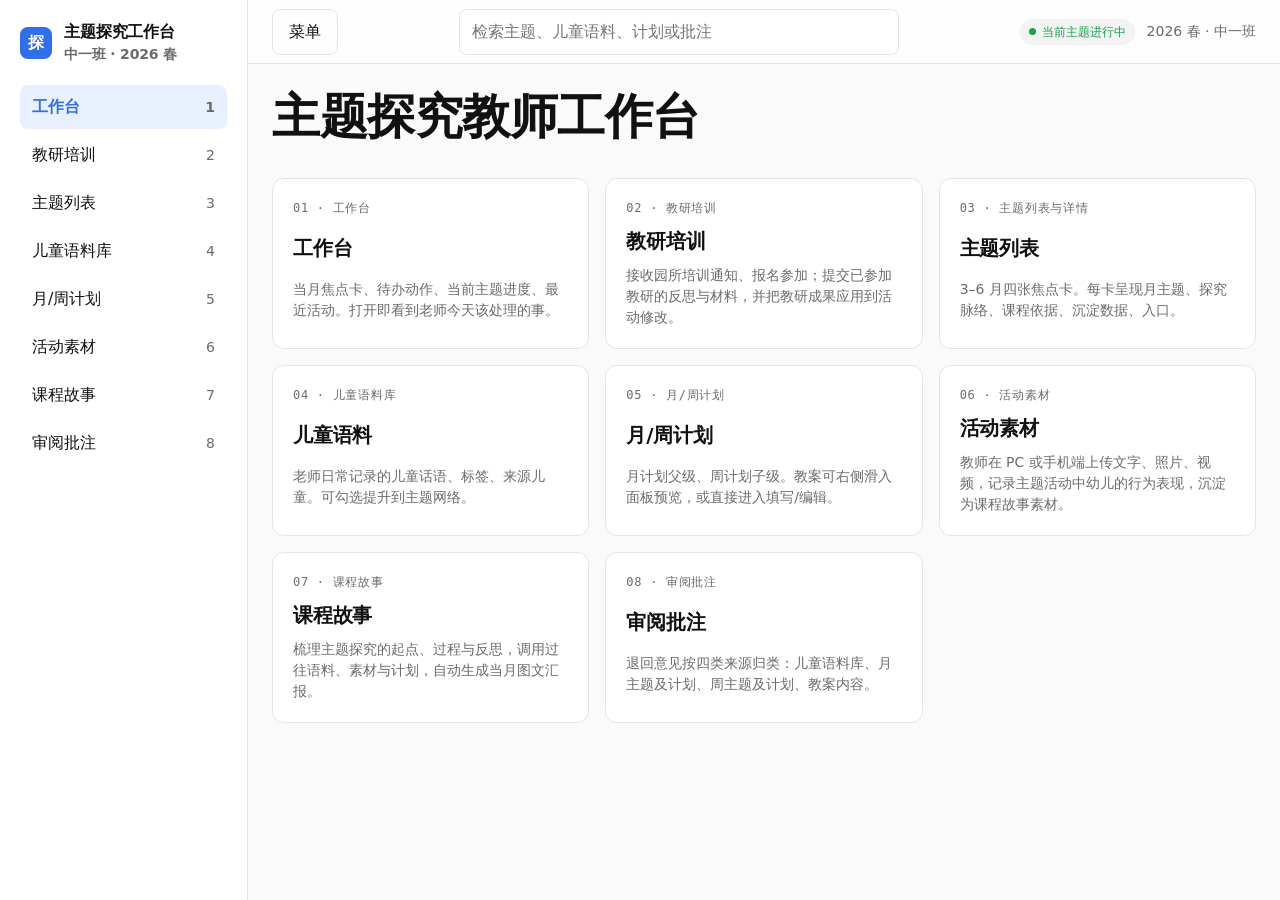
<file: index.html>
<!doctype html>
<html lang="zh-CN">
<head>
<meta charset="utf-8" />
<title>主题探究教师工作台</title>
<meta name="viewport" content="width=device-width, initial-scale=1" />
<link rel="stylesheet" href="assets/tokens.css" />
<link rel="stylesheet" href="assets/shared.css" />
<style>
  .launcher-hero {
    display: grid;
    gap: var(--space-3);
    margin-bottom: var(--space-8);
  }
  .launcher-hero .eyebrow { margin-bottom: 0; }
  .launcher-hero h1 { font-size: clamp(var(--text-2xl), 5vw, var(--text-3xl)); }
  .launcher-hero p {
    color: var(--fg);
    font-size: var(--text-base);
    max-width: 680px;
  }
  .launcher-grid {
    display: grid;
    grid-template-columns: repeat(auto-fill, minmax(280px, 1fr));
    gap: var(--space-4);
  }
  .launcher-card {
    display: grid;
    gap: var(--space-3);
    padding: var(--space-5);
    border: 1px solid var(--border);
    border-radius: var(--radius-md);
    background: var(--surface);
    text-decoration: none;
    color: var(--fg);
    transition: border-color var(--motion-fast) var(--ease-standard), transform var(--motion-fast) var(--ease-standard);
  }
  .launcher-card:hover {
    border-color: var(--accent);
    transform: translateY(-2px);
    text-decoration: none;
  }
  .launcher-card .cat-index {
    font-family: var(--font-mono);
    font-size: var(--text-xs);
    color: var(--muted);
    letter-spacing: 0.06em;
  }
  .launcher-card h3 {
    font-size: var(--text-lg);
    color: var(--fg);
  }
  .launcher-card .meta {
    font-size: var(--text-sm);
    color: var(--muted);
  }
  .launcher-foot {
    margin-top: var(--space-8);
    padding-top: var(--space-6);
    border-top: 1px solid var(--border);
    color: var(--muted);
    font-size: var(--text-sm);
  }
</style>
</head>
<body>
<div class="app-shell">
  <aside class="sidebar" id="sidebar">
    <div class="brand">
      <div class="brand-mark">探</div>
      <div>
        <div>主题探究工作台</div>
        <div class="meta">中一班 · 2026 春</div>
      </div>
    </div>
    <nav class="nav-list" id="nav">
      <a class="nav-btn active" href="index.html">工作台 <span class="meta">1</span></a>
      <a class="nav-btn" href="screens/training.html">教研培训 <span class="meta">2</span></a>
      <a class="nav-btn" href="screens/themes.html">主题列表 <span class="meta">3</span></a>
      <a class="nav-btn" href="screens/corpus.html">儿童语料库 <span class="meta">4</span></a>
      <a class="nav-btn" href="screens/plans.html">月/周计划 <span class="meta">5</span></a>
      <a class="nav-btn" href="screens/materials.html">活动素材 <span class="meta">6</span></a>
      <a class="nav-btn" href="screens/story.html">课程故事 <span class="meta">7</span></a>
      <a class="nav-btn" href="screens/review.html">审阅批注 <span class="meta">8</span></a>
    </nav>
  </aside>
  <main class="main">
    <header class="topbar">
      <button aria-label="打开导航" class="btn mobile-menu" id="menuBtn">菜单</button>
      <input class="search" placeholder="检索主题、儿童语料、计划或批注" type="search" />
      <div class="row-between">
        <span class="badge badge-dot success">当前主题进行中</span>
        <span class="meta">2026 春 · 中一班</span>
      </div>
    </header>
    <div class="content">
      <section class="launcher-hero">
        <h1>主题探究教师工作台</h1>
      </section>

      <div class="launcher-grid">
        <a class="launcher-card" href="screens/dashboard.html" data-od-id="launcher-card-dashboard">
          <span class="cat-index">01 · 工作台</span>
          <h3>工作台</h3>
          <p class="meta">当月焦点卡、待办动作、当前主题进度、最近活动。打开即看到老师今天该处理的事。</p>
        </a>
        <a class="launcher-card" href="screens/training.html" data-od-id="launcher-card-training">
          <span class="cat-index">02 · 教研培训</span>
          <h3>教研培训</h3>
          <p class="meta">接收园所培训通知、报名参加；提交已参加教研的反思与材料，并把教研成果应用到活动修改。</p>
        </a>
        <a class="launcher-card" href="screens/themes.html" data-od-id="launcher-card-themes">
          <span class="cat-index">03 · 主题列表与详情</span>
          <h3>主题列表</h3>
          <p class="meta">3–6 月四张焦点卡。每卡呈现月主题、探究脉络、课程依据、沉淀数据、入口。</p>
        </a>
        <a class="launcher-card" href="screens/corpus.html" data-od-id="launcher-card-corpus">
          <span class="cat-index">04 · 儿童语料库</span>
          <h3>儿童语料</h3>
          <p class="meta">老师日常记录的儿童话语、标签、来源儿童。可勾选提升到主题网络。</p>
        </a>
        <a class="launcher-card" href="screens/plans.html" data-od-id="launcher-card-plans">
          <span class="cat-index">05 · 月/周计划</span>
          <h3>月/周计划</h3>
          <p class="meta">月计划父级、周计划子级。教案可右侧滑入面板预览，或直接进入填写/编辑。</p>
        </a>
        <a class="launcher-card" href="screens/materials.html" data-od-id="launcher-card-materials">
          <span class="cat-index">06 · 活动素材</span>
          <h3>活动素材</h3>
          <p class="meta">教师在 PC 或手机端上传文字、照片、视频，记录主题活动中幼儿的行为表现，沉淀为课程故事素材。</p>
        </a>
        <a class="launcher-card" href="screens/story.html" data-od-id="launcher-card-story">
          <span class="cat-index">07 · 课程故事</span>
          <h3>课程故事</h3>
          <p class="meta">梳理主题探究的起点、过程与反思，调用过往语料、素材与计划，自动生成当月图文汇报。</p>
        </a>
        <a class="launcher-card" href="screens/review.html" data-od-id="launcher-card-review">
          <span class="cat-index">08 · 审阅批注</span>
          <h3>审阅批注</h3>
          <p class="meta">退回意见按四类来源归类：儿童语料库、月主题及计划、周主题及计划、教案内容。</p>
        </a>
      </div>

    </div>
  </main>
</div>

<div aria-hidden="true" class="toast" id="toast"></div>

<script src="assets/shared.js"></script>
<script>
  // 移动端菜单
  var sidebar = document.querySelector('#sidebar');
  var menuBtn = document.getElementById('menuBtn');
  if (menuBtn) {
    menuBtn.addEventListener('click', function () { sidebar.classList.toggle('open'); });
  }
  document.addEventListener('click', function (event) {
    if (!event.target.closest('#sidebar') && !event.target.closest('#menuBtn')) {
      sidebar.classList.remove('open');
    }
  });
</script>
</body>
</html>
</file>
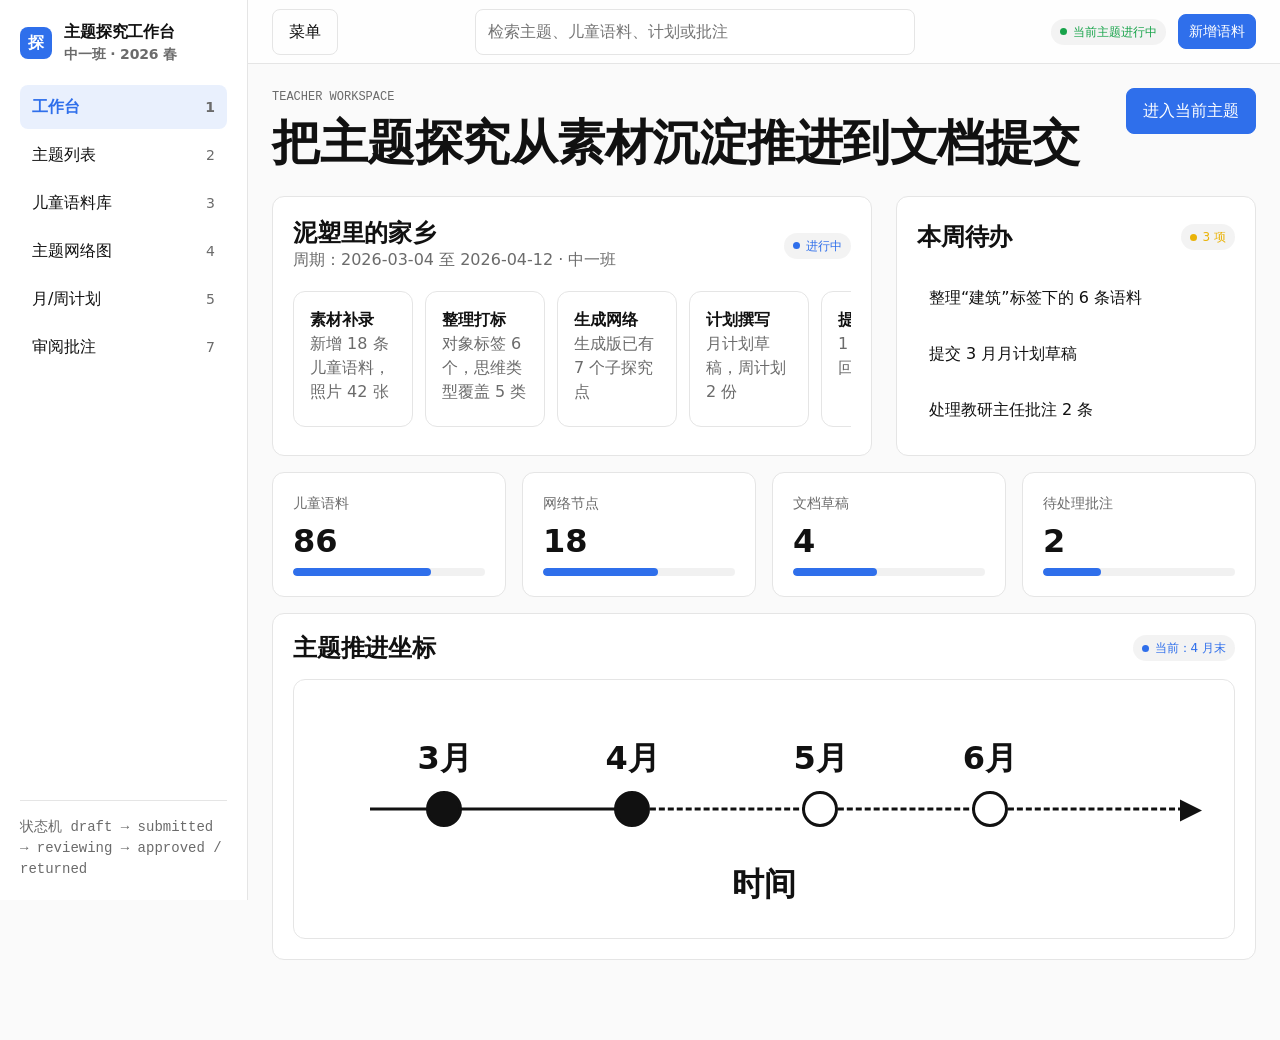
<file: teacher-workbench-prototype.html>
<!DOCTYPE html>

<html lang="zh-CN">
<head>
<meta charset="utf-8"/>
<meta content="width=device-width, initial-scale=1" name="viewport"/>
<title>主题探究教师工作台 Prototype</title>
<style>
    :root {
      --bg: #fafafa;
      --surface: #ffffff;
      --surface-warm: var(--surface);
      --fg: #111111;
      --fg-2: var(--fg);
      --muted: #6b6b6b;
      --meta: var(--muted);
      --border: #e5e5e5;
      --border-soft: var(--border);
      --accent: #2f6feb;
      --accent-on: #ffffff;
      --accent-hover: color-mix(in oklab, var(--accent), black 8%);
      --accent-active: color-mix(in oklab, var(--accent), black 14%);
      --success: #17a34a;
      --warn: #eab308;
      --danger: #dc2626;
      --font-display: "Inter", -apple-system, system-ui, sans-serif;
      --font-body: "Inter", -apple-system, system-ui, sans-serif;
      --font-mono: ui-monospace, "JetBrains Mono", monospace;
      --text-xs: 12px;
      --text-sm: 14px;
      --text-base: 16px;
      --text-lg: 20px;
      --text-xl: 24px;
      --text-2xl: 32px;
      --text-3xl: 48px;
      --text-4xl: 64px;
      --leading-body: 1.5;
      --leading-tight: 1.2;
      --tracking-display: -0.01em;
      --space-1: 4px;
      --space-2: 8px;
      --space-3: 12px;
      --space-4: 16px;
      --space-5: 20px;
      --space-6: 24px;
      --space-8: 32px;
      --space-12: 48px;
      --space-20: 80px;
      --section-y-desktop: 80px;
      --section-y-tablet: 48px;
      --section-y-phone: 32px;
      --radius-sm: 8px;
      --radius-md: 12px;
      --radius-lg: 16px;
      --radius-pill: 9999px;
      --elev-flat: none;
      --elev-ring: 0 0 0 1px var(--border);
      --elev-raised: 0 2px 8px color-mix(in oklab, var(--fg), transparent 92%);
      --focus-ring: 0 0 0 3px color-mix(in oklab, var(--accent), transparent 70%);
      --motion-fast: 150ms;
      --motion-base: 200ms;
      --ease-standard: cubic-bezier(0.2, 0, 0, 1);
      --container-max: 1200px;
      --container-gutter-desktop: 24px;
      --container-gutter-tablet: 16px;
      --container-gutter-phone: 12px;
    }

    * { box-sizing: border-box; }
    html { background: var(--bg); color: var(--fg); font-family: var(--font-body); }
    body { margin: 0; min-height: 100vh; line-height: var(--leading-body); }
    button, input, select, textarea { font: inherit; }
    button { cursor: pointer; }
    a { color: var(--accent); text-decoration: none; }
    a:hover { text-decoration: underline; }
    :focus-visible { outline: 0; box-shadow: var(--focus-ring); }

    .app-shell {
      display: grid;
      grid-template-columns: 248px minmax(0, 1fr);
      min-height: 100vh;
    }

    .sidebar {
      position: sticky;
      top: 0;
      height: 100vh;
      border-right: 1px solid var(--border);
      background: var(--surface);
      padding: var(--space-5);
      display: flex;
      flex-direction: column;
      gap: var(--space-5);
    }

    .brand {
      display: flex;
      align-items: center;
      gap: var(--space-3);
      font-weight: 600;
      letter-spacing: var(--tracking-display);
    }

    .brand-mark {
      width: 32px;
      height: 32px;
      border-radius: var(--radius-sm);
      display: grid;
      place-items: center;
      background: var(--accent);
      color: var(--accent-on);
      font-weight: 600;
    }

    .nav-list { display: grid; gap: var(--space-1); }
    .nav-btn {
      border: 0;
      width: 100%;
      background: transparent;
      color: var(--fg);
      border-radius: var(--radius-sm);
      display: flex;
      align-items: center;
      justify-content: space-between;
      padding: 10px 12px;
      text-align: left;
      transition: background var(--motion-fast) var(--ease-standard), color var(--motion-fast) var(--ease-standard);
    }
    .nav-btn:hover { background: color-mix(in oklab, var(--border), transparent 55%); }
    .nav-btn.active {
      background: color-mix(in oklab, var(--accent), transparent 90%);
      color: var(--accent);
      font-weight: 600;
    }

    .sidebar-foot {
      margin-top: auto;
      border-top: 1px solid var(--border);
      padding-top: var(--space-4);
      color: var(--muted);
      font-size: var(--text-sm);
    }

    .topbar {
      position: sticky;
      top: 0;
      z-index: 4;
      height: 64px;
      background: color-mix(in oklab, var(--bg), var(--surface) 78%);
      border-bottom: 1px solid var(--border);
      display: flex;
      align-items: center;
      justify-content: space-between;
      padding: 0 var(--container-gutter-desktop);
    }

    .mobile-menu { display: none; }
    .search {
      min-width: min(440px, 45vw);
      border: 1px solid var(--border);
      border-radius: var(--radius-sm);
      background: var(--surface);
      padding: 10px 12px;
      color: var(--fg);
    }

    .main { min-width: 0; }
    .content {
      width: min(100%, var(--container-max));
      margin: 0 auto;
      padding: var(--space-6) var(--container-gutter-desktop) var(--space-20);
    }

    .screen { display: none; }
    .screen.active { display: block; }

    .page-head {
      display: grid;
      grid-template-columns: minmax(0, 1fr) auto;
      gap: var(--space-4);
      align-items: start;
      margin-bottom: var(--space-6);
    }

    .eyebrow {
      color: var(--muted);
      font-family: var(--font-mono);
      font-size: var(--text-xs);
      text-transform: uppercase;
      letter-spacing: 0;
      margin-bottom: var(--space-2);
    }

    h1, h2, h3 {
      font-family: var(--font-display);
      line-height: var(--leading-tight);
      letter-spacing: var(--tracking-display);
      margin: 0;
    }
    h1 { font-size: clamp(var(--text-2xl), 4vw, var(--text-3xl)); }
    h2 { font-size: var(--text-xl); }
    h3 { font-size: var(--text-lg); }
    p { margin: 0; color: var(--muted); }

    .btn {
      border: 1px solid var(--border);
      border-radius: var(--radius-sm);
      background: transparent;
      color: var(--fg);
      padding: 10px 16px;
      min-height: 40px;
      display: inline-flex;
      align-items: center;
      justify-content: center;
      gap: var(--space-2);
      transition: background var(--motion-fast) var(--ease-standard), border-color var(--motion-fast) var(--ease-standard);
    }
    .btn:hover { background: color-mix(in oklab, var(--border), transparent 65%); text-decoration: none; }
    .btn-primary { background: var(--accent); border-color: var(--accent); color: var(--accent-on); }
    .btn-primary:hover { background: var(--accent-hover); border-color: var(--accent-hover); }
    .btn-small { min-height: 32px; padding: 6px 10px; font-size: var(--text-sm); }
    .btn-danger { color: var(--danger); border-color: color-mix(in oklab, var(--danger), transparent 65%); }

    .grid { display: grid; gap: var(--space-4); }
    .grid-2 { grid-template-columns: repeat(2, minmax(0, 1fr)); }
    .grid-3 { grid-template-columns: repeat(3, minmax(0, 1fr)); }
    .grid-4 { grid-template-columns: repeat(4, minmax(0, 1fr)); }
    .grid-main { grid-template-columns: minmax(0, 1.35fr) minmax(320px, 0.65fr); }

    .card {
      background: var(--surface);
      border: 1px solid var(--border);
      border-radius: var(--radius-md);
      padding: var(--space-5);
      box-shadow: var(--elev-flat);
    }

    .card-head, .row-between {
      display: flex;
      align-items: center;
      justify-content: space-between;
      gap: var(--space-3);
    }

    .stack { display: grid; gap: var(--space-4); }
    .stack-sm { display: grid; gap: var(--space-2); }
    .muted { color: var(--muted); }
    .meta { color: var(--meta); font-size: var(--text-sm); }
    .mono { font-family: var(--font-mono); font-variant-numeric: tabular-nums; }

    .badge {
      display: inline-flex;
      align-items: center;
      gap: 6px;
      width: max-content;
      border-radius: var(--radius-pill);
      background: color-mix(in oklab, var(--border), transparent 55%);
      color: var(--fg);
      padding: 4px 9px;
      font-size: var(--text-xs);
      white-space: nowrap;
    }
    .badge-dot::before {
      content: "";
      width: 7px;
      height: 7px;
      border-radius: var(--radius-pill);
      background: currentColor;
    }
    .success { color: var(--success); }
    .warn { color: var(--warn); }
    .danger { color: var(--danger); }
    .accent { color: var(--accent); }

    .progress {
      height: 8px;
      border-radius: var(--radius-pill);
      background: color-mix(in oklab, var(--border), transparent 45%);
      overflow: hidden;
    }
    .progress > span {
      display: block;
      height: 100%;
      border-radius: inherit;
      background: var(--accent);
    }

    .stat {
      display: grid;
      gap: var(--space-2);
    }
    .stat strong {
      font-size: var(--text-2xl);
      line-height: var(--leading-tight);
      font-variant-numeric: tabular-nums;
    }

    .table-wrap { overflow: auto; border: 1px solid var(--border); border-radius: var(--radius-md); }
    table { width: 100%; border-collapse: collapse; min-width: 760px; background: var(--surface); }
    th, td { padding: 13px 14px; border-bottom: 1px solid var(--border); text-align: left; vertical-align: top; }
    th { color: var(--muted); font-size: var(--text-sm); font-weight: 500; background: var(--bg); }
    tr:last-child td { border-bottom: 0; }

    .tabs, .filters {
      display: flex;
      flex-wrap: wrap;
      gap: var(--space-2);
    }
    .chip {
      border: 1px solid var(--border);
      border-radius: var(--radius-pill);
      background: var(--surface);
      color: var(--fg);
      padding: 7px 12px;
      font-size: var(--text-sm);
    }
    .chip.active {
      border-color: var(--accent);
      color: var(--accent);
      background: color-mix(in oklab, var(--accent), transparent 92%);
    }

    .field { display: grid; gap: var(--space-2); }
    .field label { font-weight: 600; font-size: var(--text-sm); }
    .field input, .field select, .field textarea {
      width: 100%;
      border: 1px solid var(--border);
      border-radius: var(--radius-sm);
      background: var(--surface);
      color: var(--fg);
      padding: 10px 12px;
      min-height: 42px;
    }
    .field textarea { min-height: 104px; resize: vertical; }

    .tag-picker {
      display: flex;
      flex-wrap: wrap;
      gap: var(--space-2);
    }

    .tag-option {
      display: inline-flex;
      align-items: center;
      gap: var(--space-2);
      border: 1px solid var(--border);
      border-radius: var(--radius-pill);
      padding: 7px 11px;
      background: var(--surface);
      font-size: var(--text-sm);
    }

    .tag-option input {
      width: 14px;
      height: 14px;
      margin: 0;
      accent-color: var(--accent);
    }

    .hero-workbench {
      min-height: 260px;
      display: grid;
      grid-template-columns: minmax(0, 1fr) 360px;
      gap: var(--space-6);
      align-items: stretch;
    }

    .timeline {
      display: grid;
      grid-template-columns: repeat(5, minmax(120px, 1fr));
      gap: var(--space-3);
      overflow: auto;
      padding-bottom: var(--space-2);
    }
    .timeline-step {
      border: 1px solid var(--border);
      border-radius: var(--radius-md);
      padding: var(--space-4);
      background: var(--surface);
      min-height: 120px;
    }

    .month-progress {
      margin-top: var(--space-4);
      display: grid;
      gap: var(--space-4);
    }
    .progress-chart {
      position: relative;
      min-height: 260px;
      border: 1px solid var(--border);
      border-radius: var(--radius-md);
      background: var(--surface);
      overflow: visible;
      padding: var(--space-5);
    }
    .axis-label {
      position: absolute;
      color: var(--fg);
      font-family: var(--font-display);
      font-size: var(--text-2xl);
      font-weight: 600;
      letter-spacing: var(--tracking-display);
    }
    .axis-label.x {
      left: 50%;
      bottom: 30px;
      transform: translateX(-50%);
    }
    .chart-axis-x {
      content: "";
      position: absolute;
      z-index: 1;
      top: 50%;
      height: 3px;
      transform: translateY(-50%);
    }
    .chart-axis-x-done {
      left: 76px;
      right: 64%;
      background: var(--fg);
    }
    .chart-axis-x-next {
      left: 36%;
      right: 50px;
      height: 0;
      border-top: 3px dashed var(--fg);
    }
    .chart-axis-x-next::after {
      content: "";
      position: absolute;
      width: 0;
      height: 0;
      border-style: solid;
      right: -18px;
      top: -11px;
      border-width: 11px 0 11px 22px;
      border-color: transparent transparent transparent var(--fg);
    }
    .chart-node {
      position: absolute;
      width: 36px;
      height: 36px;
      border: 3px solid var(--fg);
      border-radius: var(--radius-pill);
      background: var(--surface);
      color: var(--fg);
      display: grid;
      place-items: center;
      font-family: var(--font-display);
      font-size: 0;
      transform: translate(-50%, 50%);
      transition: transform var(--motion-fast) var(--ease-standard), border-color var(--motion-fast) var(--ease-standard), background var(--motion-fast) var(--ease-standard);
      z-index: 3;
    }
    .chart-node::before {
      content: attr(data-month-label);
      position: absolute;
      left: 50%;
      bottom: calc(100% + var(--space-3));
      transform: translateX(-50%);
      color: var(--fg);
      font-family: var(--font-display);
      font-size: var(--text-2xl);
      font-weight: 600;
      letter-spacing: var(--tracking-display);
      white-space: nowrap;
    }
    .chart-node:hover,
    .chart-node.open,
    .chart-node:focus-visible {
      transform: translate(-50%, 50%) scale(1.08);
      border-color: var(--accent);
      background: var(--surface);
      z-index: 8;
    }
    .chart-node.current {
      border-color: var(--fg);
      background: var(--surface);
    }
    .chart-node.is-complete {
      border-color: var(--fg);
      background: var(--fg);
    }
    .month-card {
      position: absolute;
      left: 50%;
      bottom: calc(100% + var(--space-3));
      width: min(280px, calc(100vw - 72px));
      transform: translateX(-50%) translateY(6px);
      opacity: 0;
      pointer-events: none;
      border: 1px solid var(--border);
      border-radius: var(--radius-md);
      background: var(--surface);
      color: var(--fg);
      padding: var(--space-4);
      box-shadow: var(--elev-raised);
      display: grid;
      gap: var(--space-3);
      text-align: left;
      font-family: var(--font-body);
      font-size: var(--text-sm);
      transition: opacity var(--motion-fast) var(--ease-standard), transform var(--motion-fast) var(--ease-standard);
    }
    .chart-node:hover .month-card,
    .chart-node.open .month-card,
    .chart-node:focus-visible .month-card {
      opacity: 1;
      pointer-events: auto;
      transform: translateX(-50%) translateY(0);
    }
    .month-card::after {
      content: "";
      position: absolute;
      left: calc(50% - 7px);
      bottom: -7px;
      width: 12px;
      height: 12px;
      border-right: 1px solid var(--border);
      border-bottom: 1px solid var(--border);
      background: var(--surface);
      transform: rotate(45deg);
    }
    .month-card-head {
      display: flex;
      align-items: center;
      justify-content: space-between;
      gap: var(--space-2);
    }
    .month-card-head strong {
      font-size: var(--text-lg);
      line-height: var(--leading-tight);
    }
    .month-actions {
      display: grid;
      grid-template-columns: 1fr 1fr;
      gap: var(--space-2);
    }
    .month-actions .btn {
      min-height: 34px;
      padding: 7px 9px;
      font-size: var(--text-sm);
    }

    .utterance-item {
      display: grid;
      grid-template-columns: auto minmax(0, 1fr) auto;
      gap: var(--space-3);
      align-items: start;
      border: 1px solid var(--border);
      border-radius: var(--radius-md);
      padding: var(--space-4);
      background: var(--surface);
    }
    .utterance-item.selected {
      border-color: var(--accent);
      background: color-mix(in oklab, var(--accent), transparent 96%);
    }
    .utterance-item input { width: 18px; height: 18px; margin-top: 3px; }

    .canvas {
      min-height: 520px;
      border: 1px solid var(--border);
      border-radius: var(--radius-md);
      background:
        linear-gradient(color-mix(in oklab, var(--border), transparent 72%) 1px, transparent 1px),
        linear-gradient(90deg, color-mix(in oklab, var(--border), transparent 72%) 1px, transparent 1px),
        var(--surface);
      background-size: 32px 32px;
      overflow: auto;
      padding: var(--space-5);
    }
    .mindmap {
      min-width: 860px;
      display: grid;
      grid-template-columns: 180px minmax(160px, 0.7fr) minmax(420px, 1.3fr);
      gap: var(--space-6);
      align-items: center;
    }
    .mindmap-column {
      display: grid;
      gap: var(--space-4);
      position: relative;
    }
    .node {
      position: relative;
      border: 1px solid var(--border);
      border-radius: var(--radius-md);
      background: var(--surface);
      padding: 12px 14px;
      box-shadow: var(--elev-flat);
      font-size: var(--text-sm);
    }
    .node::after {
      content: "";
      position: absolute;
      top: 50%;
      left: calc(100% + 1px);
      width: var(--space-6);
      border-top: 1px solid var(--border);
    }
    .node::before {
      content: "";
      position: absolute;
      top: calc(50% - 4px);
      left: calc(100% + var(--space-6) - 7px);
      width: 8px;
      height: 8px;
      border-top: 1px solid var(--border);
      border-right: 1px solid var(--border);
      transform: rotate(45deg);
      background: transparent;
    }
    .mindmap-column:last-child .node::before,
    .mindmap-column:last-child .node::after { display: none; }
    .node.theme {
      background: var(--accent);
      color: var(--accent-on);
      border-color: var(--accent);
      min-height: 128px;
      display: grid;
      align-content: center;
      gap: var(--space-2);
    }
    .node.theme .meta { color: color-mix(in oklab, var(--accent-on), transparent 24%); }
    .node.branch {
      border-color: color-mix(in oklab, var(--accent), transparent 70%);
      background: color-mix(in oklab, var(--accent), transparent 95%);
    }
    .activity-stack {
      display: grid;
      grid-template-columns: repeat(2, minmax(0, 1fr));
      gap: var(--space-3);
    }
    .activity-node {
      display: grid;
      gap: var(--space-2);
      min-height: 116px;
    }
    .activity-node.generated {
      border-color: var(--success);
      background: color-mix(in oklab, var(--success), transparent 96%);
    }
    .domain-tags {
      display: flex;
      flex-wrap: wrap;
      gap: 6px;
      margin-top: var(--space-1);
    }
    .domain-tag {
      border-radius: var(--radius-pill);
      border: 1px solid var(--border);
      padding: 2px 7px;
      color: var(--muted);
      font-size: var(--text-xs);
      background: var(--surface);
      white-space: nowrap;
    }

    .planner {
      display: grid;
      grid-template-columns: 280px minmax(0, 1fr);
      gap: var(--space-4);
    }
    .doc-nav {
      display: grid;
      gap: var(--space-2);
      align-content: start;
    }
    .plan-nav-group { display: grid; gap: var(--space-1); }
    .plan-month { padding: 10px 12px; }
    .plan-month .plan-caret,
    .plan-month .plan-label {
      display: inline-flex;
      align-items: center;
    }
    .plan-caret {
      width: 14px;
      height: 14px;
      display: inline-grid;
      place-items: center;
      font-size: 10px;
      color: var(--muted);
      transition: transform var(--motion-fast) var(--ease-standard), color var(--motion-fast) var(--ease-standard);
      flex: 0 0 auto;
    }
    .plan-nav-group.expanded .plan-caret { transform: rotate(90deg); color: var(--accent); }
    .plan-month .badge { margin-left: auto; }
    .plan-week-children {
      display: grid;
      gap: 2px;
      margin-left: var(--space-3);
      padding-left: var(--space-4);
      border-left: 1px solid var(--border-soft);
    }
    .plan-week-children[hidden] { display: none; }
    .plan-nav-group.expanded .plan-week-children { display: grid; }
    .plan-week { font-size: var(--text-sm); padding: 6px 10px; color: var(--muted); }
    .plan-week.active { color: var(--accent); }
    .plan-week .badge { font-size: 10px; padding: 2px 7px; }
    .plan-week-empty {
      display: block;
      font-size: var(--text-xs);
      color: var(--muted);
      font-style: italic;
      padding: 4px 8px;
    }
    .doc-section {
      border: 1px solid var(--border);
      border-radius: var(--radius-md);
      background: var(--surface);
      padding: var(--space-5);
      display: grid;
      gap: var(--space-4);
    }
    .plan-tab { justify-content: space-between; }
    .plan-doc { display: none; }
    .plan-doc.active { display: grid; }
    .week-summary {
      display: grid;
      grid-template-columns: repeat(3, minmax(0, 1fr));
      gap: var(--space-3);
    }
    .week-summary .card {
      padding: var(--space-4);
      border-radius: var(--radius-sm);
      background: var(--bg);
    }
    .reference-chain {
      display: grid;
      grid-template-columns: repeat(3, minmax(0, 1fr));
      gap: var(--space-3);
    }
    .reference-card,
    .source-card {
      border: 1px solid var(--border);
      border-radius: var(--radius-sm);
      background: var(--surface);
      padding: var(--space-4);
      display: grid;
      gap: var(--space-2);
      min-width: 0;
      color: var(--fg);
      text-align: left;
    }
    .reference-card.active {
      border-color: color-mix(in oklab, var(--accent), transparent 68%);
      background: color-mix(in oklab, var(--accent), transparent 95%);
    }
    .source-grid {
      display: grid;
      grid-template-columns: repeat(4, minmax(0, 1fr));
      gap: var(--space-3);
    }
    .month-plan-grid {
      display: grid;
      grid-template-columns: repeat(3, minmax(0, 1fr));
      gap: var(--space-3);
    }
    .month-plan-card {
      border: 1px solid var(--border);
      border-radius: var(--radius-sm);
      background: var(--bg);
      padding: var(--space-4);
      display: grid;
      gap: var(--space-2);
    }
    .review-month-panel { display: none; }
    .review-month-panel.active { display: block; }
    .source-type {
      color: var(--muted);
      font-size: var(--text-xs);
      font-family: var(--font-mono);
      text-transform: uppercase;
    }
    .source-list {
      margin: 0;
      padding-left: 18px;
      color: var(--muted);
      font-size: var(--text-sm);
    }
    .source-list li + li { margin-top: 4px; }
    .inline-actions {
      display: flex;
      flex-wrap: wrap;
      gap: var(--space-2);
      align-items: center;
    }
    .theme-stack {
      display: grid;
      gap: var(--space-4);
    }
    .theme-card {
      border: 1px solid var(--border);
      border-radius: var(--radius-md);
      background: var(--surface);
      padding: var(--space-5);
      display: grid;
      gap: var(--space-5);
    }
    .theme-card-head {
      display: grid;
      grid-template-columns: minmax(112px, 0.24fr) minmax(0, 1fr) auto;
      gap: var(--space-4);
      align-items: start;
    }
    .theme-month {
      display: grid;
      gap: var(--space-1);
      color: var(--fg);
    }
    .theme-month strong {
      font-size: clamp(36px, 5vw, var(--text-4xl));
      line-height: 0.95;
      letter-spacing: var(--tracking-display);
    }
    .theme-month span {
      color: var(--muted);
      font-size: var(--text-sm);
    }
    .theme-card h2 {
      font-size: var(--text-2xl);
      line-height: var(--leading-tight);
    }
    .theme-grid {
      display: grid;
      grid-template-columns: minmax(0, 1.05fr) minmax(0, 0.95fr);
      gap: var(--space-4);
    }
    .theme-block {
      border: 1px solid var(--border);
      border-radius: var(--radius-sm);
      background: var(--bg);
      padding: var(--space-4);
      display: grid;
      gap: var(--space-3);
    }
    .theme-block h3 {
      font-size: var(--text-lg);
      line-height: var(--leading-tight);
    }
    .theme-block p,
    .theme-block li {
      color: var(--muted);
      font-size: var(--text-sm);
    }
    .theme-goals {
      margin: 0;
      padding-left: 18px;
    }
    .theme-goals li + li { margin-top: var(--space-2); }
    .theme-evidence,
    .theme-domains {
      display: flex;
      flex-wrap: wrap;
      gap: var(--space-2);
    }
    .evidence-chip {
      border: 1px solid var(--border);
      border-radius: var(--radius-pill);
      background: var(--surface);
      padding: 6px 10px;
      color: var(--fg);
      font-size: var(--text-xs);
      display: inline-flex;
      gap: 6px;
      align-items: center;
    }
    .plan-summary {
      display: grid;
      grid-template-columns: repeat(3, minmax(0, 1fr));
      gap: var(--space-3);
    }
    .plan-summary > div {
      border: 1px solid var(--border);
      border-radius: var(--radius-sm);
      background: var(--surface);
      padding: var(--space-3);
      display: grid;
      gap: 4px;
    }
    .plan-summary strong {
      font-size: var(--text-xl);
      line-height: var(--leading-tight);
    }
    .schedule-table th:first-child,
    .schedule-table td:first-child {
      width: 86px;
      white-space: nowrap;
      font-weight: 600;
    }
    .weekly-plan-sheet {
      border: 1px solid var(--border);
      border-radius: var(--radius-md);
      background: var(--surface);
      overflow: hidden;
    }
    .weekly-title {
      display: grid;
      grid-template-columns: 1fr auto;
      gap: var(--space-3);
      align-items: center;
      padding: var(--space-4) var(--space-5);
      border-bottom: 1px solid var(--border);
      background: var(--bg);
    }
    .weekly-title h2 { font-size: var(--text-xl); }
    .weekly-meta {
      display: flex;
      flex-wrap: wrap;
      gap: var(--space-2);
      color: var(--muted);
      font-size: var(--text-sm);
    }
    .weekly-table-wrap { overflow-x: auto; }
    .weekly-table {
      width: 100%;
      min-width: 980px;
      border-collapse: collapse;
      background: var(--surface);
    }
    .weekly-table th,
    .weekly-table td {
      border-right: 1px solid var(--border);
      border-bottom: 1px solid var(--border);
      padding: 10px;
      vertical-align: top;
    }
    .weekly-table th:last-child,
    .weekly-table td:last-child { border-right: 0; }
    .weekly-table tr:last-child td { border-bottom: 0; }
    .weekly-table th {
      background: var(--bg);
      color: var(--fg);
      text-align: center;
      font-size: var(--text-sm);
      font-weight: 600;
    }
    .time-slot {
      width: 104px;
      background: var(--bg);
      color: var(--fg);
      font-family: var(--font-mono);
      font-size: var(--text-xs);
      text-align: center;
      white-space: nowrap;
    }
    .activity-cell {
      display: grid;
      gap: var(--space-2);
      min-width: 220px;
    }
    .activity-title {
      display: flex;
      flex-wrap: wrap;
      align-items: center;
      gap: var(--space-2);
    }
    .activity-cell strong { color: var(--fg); }
    .activity-cell .meta { line-height: 1.4; }
    .lesson-link {
      width: max-content;
      border: 1px solid var(--border);
      border-radius: var(--radius-pill);
      background: var(--surface);
      color: var(--accent);
      padding: 3px 8px;
      font-size: var(--text-xs);
      line-height: 1.2;
    }
    .lesson-link.fill {
      border-color: var(--accent);
      background: color-mix(in oklab, var(--accent), transparent 92%);
      font-weight: 600;
    }
    .lesson-status {
      display: inline-flex;
      width: max-content;
      align-items: center;
      border-radius: var(--radius-pill);
      padding: 3px 8px;
      background: color-mix(in oklab, var(--warn), transparent 86%);
      color: color-mix(in oklab, var(--warn), black 35%);
      font-size: var(--text-xs);
      line-height: 1.2;
    }
    .lesson-peek {
      position: fixed;
      z-index: 40;
      top: 0;
      right: 0;
      bottom: 0;
      left: 248px;
      width: auto;
      height: 100vh;
      transform: translateX(100%);
      opacity: 0;
      pointer-events: none;
      transition: transform var(--motion-base) var(--ease-standard), opacity var(--motion-base) var(--ease-standard);
      border-left: 1px solid var(--border);
      background: var(--bg);
      box-shadow: var(--elev-raised);
      overflow: auto;
    }
    .lesson-peek.open {
      transform: translateX(0);
      opacity: 1;
      pointer-events: auto;
    }
    .lesson-peek-head {
      position: sticky;
      top: 0;
      z-index: 1;
      display: grid;
      gap: var(--space-3);
      padding: var(--space-5) var(--space-6);
      border-bottom: 1px solid var(--border);
      background: var(--surface);
    }
    .lesson-peek-title {
      display: flex;
      align-items: center;
      justify-content: space-between;
      gap: var(--space-3);
    }
    .lesson-peek-title > div { min-width: 0; flex: 1; }
    .lesson-peek-title h2 { font-size: var(--text-xl); }
    .icon-btn {
      width: 36px;
      height: 36px;
      border: 1px solid var(--border);
      border-radius: var(--radius-sm);
      background: var(--surface);
      color: var(--fg);
      display: grid;
      place-items: center;
      flex: 0 0 auto;
    }
    .lesson-peek-body {
      display: grid;
      gap: var(--space-5);
      width: min(100%, var(--container-max));
      margin: 0 auto;
      padding: var(--space-6) var(--container-gutter-desktop) var(--space-20);
    }
    .lesson-peek-document {
      background: var(--surface);
      border: 1px solid var(--border);
      border-radius: var(--radius-md);
      padding: var(--space-6);
      display: grid;
      gap: var(--space-5);
    }
    .lesson-peek-meta {
      display: grid;
      gap: var(--space-2);
      padding-bottom: var(--space-4);
      border-bottom: 1px solid var(--border);
    }
    .lesson-peek-meta p { color: var(--fg); }
    .lesson-peek-sections {
      display: grid;
      gap: var(--space-5);
    }
    .lesson-peek-section {
      display: grid;
      gap: var(--space-2);
    }
    .lesson-peek-section + .lesson-peek-section {
      padding-top: var(--space-5);
      border-top: 1px solid var(--border);
    }
    .lesson-peek-section h3 { font-size: var(--text-lg); }
    .lesson-peek-section p {
      max-width: 78ch;
      color: var(--fg);
      white-space: pre-line;
    }
    .lesson-detail-panel { display: none; }
    .lesson-detail-panel.active { display: grid; }
    .lesson-editor-panel { display: none; }
    .lesson-editor-panel.active { display: grid; }
    .lesson-actions {
      display: flex;
      flex-wrap: wrap;
      gap: var(--space-2);
      justify-content: flex-end;
    }
    .lesson-summary-grid {
      display: grid;
      grid-template-columns: repeat(2, minmax(0, 1fr));
      gap: var(--space-4);
    }
    .lesson-summary-item {
      border: 1px solid var(--border);
      border-radius: var(--radius-sm);
      background: var(--bg);
      padding: var(--space-3);
      display: grid;
      gap: var(--space-1);
    }
    .lesson-summary-item span {
      color: var(--muted);
      font-size: var(--text-xs);
    }
    .lesson-outline {
      display: grid;
      grid-template-columns: repeat(2, minmax(0, 1fr));
      gap: var(--space-4);
    }
    .lesson-block {
      border: 1px solid var(--border);
      border-radius: var(--radius-sm);
      background: var(--bg);
      padding: var(--space-4);
      display: grid;
      gap: var(--space-2);
    }
    .lesson-block.wide { grid-column: 1 / -1; }
    .lesson-block textarea {
      width: 100%;
      min-height: 118px;
      border: 1px solid var(--border);
      border-radius: var(--radius-sm);
      background: var(--surface);
      color: var(--fg);
      padding: var(--space-3);
      resize: vertical;
    }
    /* ============== 教案编辑器抽屉 ============== */
    .lesson-drawer {
      position: fixed;
      z-index: 50;
      top: 0;
      right: 0;
      bottom: 0;
      left: 248px;
      height: 100vh;
      transform: translateX(100%);
      opacity: 0;
      pointer-events: none;
      transition: transform var(--motion-base) var(--ease-standard), opacity var(--motion-base) var(--ease-standard);
      border-left: 1px solid var(--border);
      background: var(--bg);
      box-shadow: var(--elev-raised);
      display: grid;
      grid-template-rows: auto 1fr auto;
      overflow: hidden;
    }
    .lesson-drawer.open {
      transform: translateX(0);
      opacity: 1;
      pointer-events: auto;
    }
    .lesson-drawer-head {
      position: sticky;
      top: 0;
      z-index: 1;
      display: grid;
      gap: var(--space-3);
      padding: var(--space-5) var(--space-6);
      border-bottom: 1px solid var(--border);
      background: var(--surface);
    }
    .lesson-drawer-title {
      display: flex;
      align-items: center;
      gap: var(--space-3);
    }
    .lesson-drawer-title > div { min-width: 0; flex: 1; }
    .lesson-drawer-title h2 { font-size: var(--text-xl); }
    .lesson-drawer-subtitle {
      display: flex;
      flex-wrap: wrap;
      gap: var(--space-2);
      align-items: center;
      color: var(--muted);
      font-size: var(--text-sm);
    }
    .lesson-drawer-body {
      overflow: auto;
      padding: var(--space-6) var(--container-gutter-desktop) var(--space-12);
      display: grid;
      gap: var(--space-5);
      width: min(100%, var(--container-max));
      margin: 0 auto;
    }
    .lesson-drawer-card {
      background: var(--surface);
      border: 1px solid var(--border);
      border-radius: var(--radius-md);
      padding: var(--space-5);
      display: grid;
      gap: var(--space-4);
    }
    .lesson-drawer-card-head {
      display: flex;
      align-items: center;
      justify-content: space-between;
      gap: var(--space-3);
      padding-bottom: var(--space-3);
      border-bottom: 1px solid var(--border);
    }
    .lesson-drawer-card-head h3 { font-size: var(--text-lg); }
    .lesson-drawer-card-head .meta { color: var(--muted); font-size: var(--text-sm); }
    .lesson-drawer-grid-2 {
      display: grid;
      grid-template-columns: repeat(2, minmax(0, 1fr));
      gap: var(--space-4);
    }
    .lesson-drawer-section {
      display: grid;
      gap: var(--space-2);
    }
    .lesson-drawer-section label {
      font-weight: 600;
      color: var(--fg);
    }
    .lesson-drawer-section .field-hint {
      color: var(--muted);
      font-size: var(--text-sm);
    }
    .lesson-drawer-section textarea {
      width: 100%;
      min-height: 110px;
      border: 1px solid var(--border);
      border-radius: var(--radius-sm);
      background: var(--surface);
      color: var(--fg);
      padding: var(--space-3);
      resize: vertical;
      font: inherit;
      line-height: 1.6;
    }
    .lesson-drawer-section textarea:focus {
      outline: none;
      border-color: var(--accent);
      box-shadow: var(--focus-ring);
    }
    .lesson-drawer-section .readonly-block {
      padding: var(--space-3);
      border: 1px solid var(--border);
      border-radius: var(--radius-sm);
      background: var(--bg);
      color: var(--fg);
      white-space: pre-wrap;
      line-height: 1.6;
    }
    .lesson-drawer-foot {
      display: flex;
      flex-wrap: wrap;
      gap: var(--space-2);
      justify-content: space-between;
      align-items: center;
      padding: var(--space-4) var(--space-6);
      border-top: 1px solid var(--border);
      background: var(--surface);
    }
    .lesson-drawer-foot .left,
    .lesson-drawer-foot .right {
      display: flex;
      flex-wrap: wrap;
      gap: var(--space-2);
    }
    .lesson-drawer-validation {
      padding: var(--space-3) var(--space-4);
      border-radius: var(--radius-sm);
      background: var(--bg);
      color: var(--muted);
      font-size: var(--text-sm);
      border: 1px solid var(--border);
    }
    .lesson-drawer-validation.danger { background: color-mix(in oklab, var(--danger), transparent 88%); color: color-mix(in oklab, var(--danger), black 30%); border-color: color-mix(in oklab, var(--danger), transparent 60%); }
    .lesson-drawer-validation.success { background: color-mix(in oklab, var(--success), transparent 88%); color: color-mix(in oklab, var(--success), black 30%); border-color: color-mix(in oklab, var(--success), transparent 60%); }
    @media (max-width: 920px) {
      .lesson-drawer { left: 0; width: 100vw; }
      .lesson-drawer-body { padding-inline: var(--container-gutter-phone); }
      .lesson-drawer-card { padding: var(--space-4); }
      .lesson-drawer-grid-2 { grid-template-columns: 1fr; }
    }
    .hidden { display: none !important; }
    .rich-placeholder {
      min-height: 92px;
      border: 1px dashed var(--border);
      border-radius: var(--radius-sm);
      background: var(--bg);
      padding: var(--space-4);
      color: var(--muted);
    }

    .annotation {
      border-left: 3px solid var(--accent);
      padding-left: var(--space-3);
      display: grid;
      gap: var(--space-1);
    }

    /* ── 审阅批注 4 分类结构 ─────────────────────────────── */
    .review-layout {
      display: grid;
      grid-template-columns: minmax(0, 0.85fr) minmax(0, 1.15fr);
      gap: var(--space-5);
      align-items: start;
    }
    @media (max-width: 1100px) {
      .review-layout { grid-template-columns: 1fr; }
    }
    .review-summary-card {
      position: sticky;
      top: var(--space-4);
      display: grid;
      gap: var(--space-4);
    }
    .review-status-row {
      display: flex;
      align-items: center;
      gap: var(--space-3);
      flex-wrap: wrap;
    }
    .review-summary-list {
      display: grid;
      gap: var(--space-3);
      margin: 0;
      padding: 0;
      list-style: none;
    }
    .review-summary-list li {
      display: grid;
      grid-template-columns: 96px 1fr;
      gap: var(--space-3);
      font-size: var(--text-sm);
      color: var(--muted);
      align-items: start;
    }
    .review-summary-list li strong {
      color: var(--fg);
      font-weight: 500;
    }
    .review-summary-list .label-mono {
      font-family: var(--font-mono);
      font-size: var(--text-xs);
      text-transform: uppercase;
      letter-spacing: 0.04em;
      color: var(--muted);
      padding-top: 2px;
    }
    .review-actions {
      display: flex;
      flex-wrap: wrap;
      gap: var(--space-2);
    }
    .annotation-stack {
      display: grid;
      gap: var(--space-4);
    }
    .annotation-category {
      border: 1px solid var(--border);
      border-radius: var(--radius-md);
      background: var(--surface);
      padding: var(--space-4) var(--space-5);
      display: grid;
      gap: var(--space-3);
    }
    .annotation-category[data-empty="true"] {
      background: var(--bg);
      border-style: dashed;
    }
    .annotation-category-head {
      display: flex;
      align-items: center;
      justify-content: space-between;
      gap: var(--space-3);
      flex-wrap: wrap;
    }
    .annotation-category-title {
      display: flex;
      align-items: center;
      gap: var(--space-3);
      font-size: var(--text-base);
      font-weight: 600;
      color: var(--fg);
    }
    .annotation-category-title .cat-index {
      font-family: var(--font-mono);
      font-size: var(--text-xs);
      letter-spacing: 0.06em;
      color: var(--muted);
      background: var(--bg);
      border: 1px solid var(--border);
      padding: 2px 8px;
      border-radius: var(--radius-pill);
    }
    .annotation-category-title .cat-name {
      font-weight: 600;
    }
    .annotation-category-title .cat-sub {
      font-size: var(--text-xs);
      color: var(--muted);
      font-weight: 400;
      margin-left: var(--space-2);
    }
    .annotation-count {
      font-family: var(--font-mono);
      font-size: var(--text-xs);
      color: var(--muted);
    }
    .annotation-count .num {
      color: var(--fg);
      font-weight: 600;
    }
    .annotation-empty {
      font-size: var(--text-sm);
      color: var(--muted);
      padding: var(--space-3);
      border: 1px dashed var(--border);
      border-radius: var(--radius-sm);
      background: var(--bg);
    }
    .annotation-list {
      display: grid;
      gap: var(--space-3);
      margin: 0;
      padding: 0;
      list-style: none;
    }
    .annotation-item {
      display: grid;
      grid-template-columns: minmax(0, 1fr) auto;
      gap: var(--space-3);
      padding: var(--space-3) var(--space-4);
      border: 1px solid var(--border);
      border-radius: var(--radius-sm);
      background: var(--surface);
      align-items: start;
    }
    .annotation-item[data-state="resolved"] {
      background: color-mix(in oklab, var(--success), transparent 92%);
      border-color: color-mix(in oklab, var(--success), transparent 60%);
    }
    .annotation-body {
      display: grid;
      gap: var(--space-1);
      min-width: 0;
    }
    .annotation-meta {
      display: flex;
      align-items: center;
      gap: var(--space-2);
      font-size: var(--text-xs);
      color: var(--muted);
      font-family: var(--font-mono);
      text-transform: uppercase;
      letter-spacing: 0.04em;
    }
    .annotation-meta .meta-tag {
      background: var(--bg);
      border: 1px solid var(--border);
      padding: 2px 8px;
      border-radius: var(--radius-pill);
    }
    .annotation-meta .meta-tag.cat-1 { color: oklch(45% 0.14 250); border-color: color-mix(in oklab, oklch(60% 0.14 250), transparent 50%); background: color-mix(in oklab, oklch(60% 0.14 250), transparent 86%); }
    .annotation-meta .meta-tag.cat-2 { color: oklch(45% 0.12 170); border-color: color-mix(in oklab, oklch(60% 0.12 170), transparent 50%); background: color-mix(in oklab, oklch(60% 0.12 170), transparent 86%); }
    .annotation-meta .meta-tag.cat-3 { color: oklch(45% 0.12 80); border-color: color-mix(in oklab, oklch(60% 0.12 80), transparent 50%); background: color-mix(in oklab, oklch(60% 0.12 80), transparent 86%); }
    .annotation-meta .meta-tag.cat-4 { color: oklch(45% 0.14 30); border-color: color-mix(in oklab, oklch(60% 0.14 30), transparent 50%); background: color-mix(in oklab, oklch(60% 0.14 30), transparent 86%); }
    .annotation-title {
      font-size: var(--text-base);
      font-weight: 600;
      color: var(--fg);
    }
    .annotation-text {
      font-size: var(--text-sm);
      color: var(--fg);
      line-height: var(--leading-body);
    }
    .annotation-source {
      font-size: var(--text-xs);
      color: var(--muted);
    }
    .annotation-action {
      align-self: start;
    }

    .toast {
      position: fixed;
      right: var(--space-6);
      bottom: var(--space-6);
      z-index: 10;
      border: 1px solid var(--border);
      border-radius: var(--radius-md);
      background: var(--surface);
      padding: var(--space-4);
      box-shadow: var(--elev-raised);
      color: var(--fg);
      opacity: 0;
      transform: translateY(12px);
      pointer-events: none;
      transition: opacity var(--motion-base) var(--ease-standard), transform var(--motion-base) var(--ease-standard);
    }
    .toast.show { opacity: 1; transform: translateY(0); }

    .drawer {
      position: fixed;
      inset: 0;
      z-index: 20;
      display: none;
      background: color-mix(in oklab, var(--fg), transparent 70%);
    }
    .drawer.open { display: grid; justify-items: end; }
    .drawer-panel {
      width: min(520px, 100%);
      height: 100%;
      background: var(--surface);
      padding: var(--space-6);
      display: grid;
      grid-template-rows: auto 1fr auto;
      gap: var(--space-5);
      box-shadow: var(--elev-raised);
    }

    @media (max-width: 1180px) {
      .grid-4 { grid-template-columns: repeat(2, minmax(0, 1fr)); }
      .source-grid { grid-template-columns: repeat(2, minmax(0, 1fr)); }
      .hero-workbench, .grid-main { grid-template-columns: 1fr; }
    }

    @media (max-width: 920px) {
      .app-shell { grid-template-columns: 1fr; }
      .sidebar {
        display: none;
        position: fixed;
        z-index: 30;
        inset: 0 auto 0 0;
        width: min(320px, 86vw);
      }
      .sidebar.open { display: flex; }
      .mobile-menu { display: inline-flex; }
      .topbar { padding: 0 var(--container-gutter-tablet); }
      .content { padding-inline: var(--container-gutter-tablet); }
      .page-head { grid-template-columns: 1fr; }
      .grid-2, .grid-3, .planner { grid-template-columns: 1fr; }
      .theme-card-head, .theme-grid, .plan-summary { grid-template-columns: 1fr; }
      .plan-week-children { margin-left: var(--space-2); padding-left: var(--space-3); }
      .week-summary, .reference-chain, .month-plan-grid { grid-template-columns: 1fr; }
      .lesson-outline { grid-template-columns: 1fr; }
      .search { min-width: 0; width: 100%; }
      .month-progress { overflow-x: visible; }
      .progress-chart { min-width: 0; min-height: 240px; }
      .axis-label { font-size: var(--text-xl); }
      .chart-axis-x { top: 50%; }
      .chart-axis-x-done { left: 44px; right: 64%; }
      .chart-axis-x-next { left: 36%; right: 34px; }
      .chart-node { width: 30px; height: 30px; border-width: 2px; }
      .chart-node::before { font-size: var(--text-xl); bottom: calc(100% + var(--space-2)); }
    }

    @media (max-width: 640px) {
      .topbar {
        height: auto;
        padding: var(--space-3) var(--container-gutter-phone);
        display: grid;
        grid-template-columns: auto 1fr;
      }
      .search { grid-column: 1 / -1; }
      .content { padding: var(--space-5) var(--container-gutter-phone) var(--space-12); }
      .grid-4, .source-grid { grid-template-columns: 1fr; }
      .card { padding: var(--space-4); }
      .theme-card { padding: var(--space-4); }
      .card-head, .row-between { align-items: flex-start; flex-direction: column; }
      .utterance-item { grid-template-columns: auto minmax(0, 1fr); }
      .utterance-item .badge { grid-column: 2; }
      .canvas { min-height: 480px; }
      .node { min-width: 96px; font-size: var(--text-xs); }
      .mindmap { min-width: 760px; grid-template-columns: 150px 150px 410px; }
      .activity-stack { grid-template-columns: 1fr; }
      .weekly-title { grid-template-columns: 1fr; }
      .lesson-peek {
        left: 0;
        width: 100vw;
        transform: translateX(100%);
      }
      .lesson-peek-body { padding-inline: var(--container-gutter-phone); }
      .lesson-peek-document { padding: var(--space-4); }
      .progress-chart { min-height: 220px; }
      .axis-label { font-size: var(--text-lg); }
      .axis-label.x { bottom: var(--space-4); }
      .chart-axis-x { top: 50%; height: 2px; }
      .chart-axis-x-done { left: 30px; right: 64%; }
      .chart-axis-x-next { left: 36%; right: 24px; border-top-width: 2px; }
      .chart-axis-x-next::after { right: -16px; top: -9px; border-width: 9px 0 9px 18px; }
      .chart-node { width: 24px; height: 24px; }
      .chart-node::before { font-size: var(--text-lg); }
    }

    /* ============== 提交月计划 ============== */
    .month-form {
      display: grid;
      gap: var(--space-5);
    }
    .month-form-head {
      display: grid;
      grid-template-columns: minmax(0, 1fr) auto;
      gap: var(--space-4);
      align-items: end;
    }
    .month-form-head .field { max-width: 220px; }
    .month-form-card {
      display: grid;
      gap: var(--space-5);
    }
    .month-form-card > .row-between:first-child { padding-bottom: 0; }
    .week-rows {
      display: grid;
      gap: var(--space-4);
    }
    .week-row {
      border: 1px solid var(--border);
      border-radius: var(--radius-md);
      background: var(--surface);
      padding: var(--space-4);
      display: grid;
      gap: var(--space-3);
    }
    .week-row-head {
      display: flex;
      align-items: center;
      justify-content: space-between;
      gap: var(--space-3);
    }
    .week-row-head strong {
      font-size: var(--text-lg);
      line-height: var(--leading-tight);
    }
    .week-row .grid-2 { gap: var(--space-3); }
    .evidence-readonly {
      border: 1px solid var(--border-soft);
      border-radius: var(--radius-sm);
      background: var(--bg);
      padding: var(--space-3);
      display: flex;
      flex-wrap: wrap;
      gap: var(--space-2);
      color: var(--muted);
      font-size: var(--text-sm);
      min-height: 42px;
      align-items: center;
    }
    .evidence-readonly .source-type {
      color: var(--fg);
      font-weight: 600;
    }
    .evidence-readonly .empty {
      color: var(--muted);
      font-style: italic;
    }
    .node-picker {
      border: 1px solid var(--border);
      border-radius: var(--radius-md);
      background: var(--surface);
      padding: var(--space-4);
      display: grid;
      gap: var(--space-3);
    }
    .node-picker-results {
      display: grid;
      gap: var(--space-2);
      max-height: 260px;
      overflow: auto;
    }
    .node-picker-row {
      display: flex;
      align-items: center;
      justify-content: space-between;
      gap: var(--space-3);
      padding: 10px 12px;
      border-radius: var(--radius-sm);
      border: 1px solid var(--border-soft);
      background: var(--bg);
    }
    .node-picker-row .meta { color: var(--muted); font-size: var(--text-xs); }
    .node-picker-row.selected {
      border-color: var(--accent);
      background: color-mix(in oklab, var(--accent), transparent 92%);
    }
    .node-picker-tags {
      display: flex;
      flex-wrap: wrap;
      gap: 6px;
      margin-top: 4px;
    }
    .node-picker-empty {
      color: var(--muted);
      font-size: var(--text-sm);
      padding: var(--space-3);
      text-align: center;
    }
    .add-week-btn {
      width: max-content;
      border: 1px dashed var(--border);
      border-radius: var(--radius-sm);
      background: transparent;
      color: var(--muted);
      padding: 10px 16px;
      min-height: 40px;
    }
    .add-week-btn:hover {
      border-color: var(--accent);
      color: var(--accent);
      background: color-mix(in oklab, var(--accent), transparent 94%);
    }
    /* ============== 月计划抽屉 ============== */
    .month-plan-drawer {
      position: fixed;
      z-index: 40;
      top: 0;
      right: 0;
      bottom: 0;
      left: 248px;
      width: auto;
      height: 100vh;
      transform: translateX(100%);
      opacity: 0;
      pointer-events: none;
      transition: transform var(--motion-base) var(--ease-standard), opacity var(--motion-base) var(--ease-standard);
      border-left: 1px solid var(--border);
      background: var(--bg);
      box-shadow: var(--elev-raised);
      overflow: auto;
      display: grid;
      grid-template-rows: auto 1fr;
    }
    .month-plan-drawer.open {
      transform: translateX(0);
      opacity: 1;
      pointer-events: auto;
    }
    .month-drawer-head {
      position: sticky;
      top: 0;
      z-index: 1;
      display: grid;
      gap: var(--space-3);
      padding: var(--space-5) var(--space-6);
      border-bottom: 1px solid var(--border);
      background: var(--surface);
    }
    .month-drawer-status {
      color: var(--muted);
      font-size: var(--text-sm);
    }
    .month-drawer-body {
      display: grid;
      gap: var(--space-5);
      width: min(100%, var(--container-max));
      margin: 0 auto;
      padding: var(--space-6) var(--container-gutter-desktop) var(--space-20);
      align-content: start;
    }
    .month-drawer-section {
      display: grid;
      gap: var(--space-4);
      padding-bottom: var(--space-4);
      border-bottom: 1px solid var(--border-soft);
    }
    .month-drawer-section:last-of-type { border-bottom: 0; }
    .source-inputs {
      display: grid;
      gap: var(--space-4);
    }
    .source-inputs textarea {
      width: 100%;
      min-height: 84px;
      border: 1px solid var(--border);
      border-radius: var(--radius-sm);
      background: var(--surface);
      color: var(--fg);
      padding: var(--space-3);
      resize: vertical;
    }
    .source-label-row {
      display: flex;
      align-items: center;
      justify-content: space-between;
      gap: var(--space-3);
    }
    /* 指南参考抽屉：比月计划抽屉更靠上层 */
    .guide-ref-drawer {
      position: fixed;
      z-index: 45;
      top: 0;
      right: 0;
      bottom: 0;
      left: 248px;
      height: 100vh;
      transform: translateX(100%);
      opacity: 0;
      pointer-events: none;
      transition: transform var(--motion-base) var(--ease-standard), opacity var(--motion-base) var(--ease-standard);
      border-left: 1px solid var(--border);
      background: var(--bg);
      box-shadow: var(--elev-raised);
      display: grid;
      grid-template-rows: auto 1fr;
      overflow: hidden;
    }
    .guide-ref-drawer.open {
      transform: translateX(0);
      opacity: 1;
      pointer-events: auto;
    }
    .guide-ref-head {
      display: grid;
      gap: var(--space-3);
      padding: var(--space-5) var(--space-6);
      border-bottom: 1px solid var(--border);
      background: var(--surface);
    }
    .guide-ref-head .search { width: 100%; min-width: 0; }
    .guide-ref-body {
      display: grid;
      grid-template-columns: 240px minmax(0, 1fr);
      min-height: 0;
      overflow: hidden;
    }
    .guide-ref-toc {
      border-right: 1px solid var(--border);
      background: var(--surface);
      padding: var(--space-4);
      overflow: auto;
      display: grid;
      gap: var(--space-1);
      align-content: start;
    }
    .guide-ref-toc a {
      display: block;
      padding: 6px 10px;
      border-radius: var(--radius-sm);
      color: var(--fg);
      font-size: var(--text-sm);
    }
    .guide-ref-toc a:hover { background: color-mix(in oklab, var(--border), transparent 55%); text-decoration: none; }
    .guide-ref-toc a.toc-domain { font-weight: 600; margin-top: var(--space-2); }
    .guide-ref-toc a.toc-aspect { padding-left: 20px; color: var(--muted); }
    .guide-ref-content {
      overflow: auto;
      padding: var(--space-6) var(--space-6) var(--space-20);
      display: grid;
      gap: var(--space-5);
      align-content: start;
    }
    .guide-domain > h2 {
      font-size: var(--text-2xl);
      padding-bottom: var(--space-2);
      border-bottom: 2px solid var(--accent);
      margin-bottom: var(--space-3);
    }
    .guide-aspect { margin-top: var(--space-4); }
    .guide-aspect > h3 { font-size: var(--text-lg); color: var(--accent); margin-bottom: var(--space-2); }
    .guide-goal {
      border: 1px solid var(--border);
      border-radius: var(--radius-md);
      background: var(--surface);
      padding: var(--space-4);
      display: grid;
      gap: var(--space-3);
      margin-bottom: var(--space-3);
    }
    .guide-goal > strong { font-size: var(--text-base); }
    .guide-goal-bands {
      display: grid;
      grid-template-columns: repeat(3, minmax(0, 1fr));
      gap: var(--space-2);
    }
    .guide-band {
      border: 1px solid var(--border-soft);
      border-radius: var(--radius-sm);
      background: var(--bg);
      padding: var(--space-3);
      font-size: var(--text-sm);
      color: var(--fg);
      display: grid;
      gap: 4px;
    }
    .guide-band .band-age { font-family: var(--font-mono); font-size: var(--text-xs); color: var(--muted); }
    .guide-advice {
      border-top: 1px dashed var(--border);
      padding-top: var(--space-2);
      display: grid;
      gap: 4px;
      font-size: var(--text-sm);
      color: var(--fg);
    }
    .guide-advice .advice-head { color: var(--fg); font-weight: 600; }
    .guide-advice ol,
    .guide-advice ul {
      list-style: none;
      padding: 0;
      margin: 0;
      display: grid;
      gap: 6px;
    }
    .guide-advice ol.advice-top { gap: 10px; margin-top: 4px; }
    .guide-advice ol.advice-top > li {
      display: block;
      margin-bottom: 8px;
    }
    .guide-advice ol.advice-top > li > .advice-text {
      display: inline;
    }
    .guide-advice ol.advice-top > li > div {
      display: block;
    }
    .guide-advice ol.advice-top > li::before {
      content: attr(data-n) "．";
      font-family: var(--font-mono);
      font-size: var(--text-sm);
      color: var(--accent);
      font-weight: 600;
      line-height: 1.6;
      display: inline-block;
      width: 26px;
      margin-right: 4px;
    }
    .guide-advice ol.advice-top > li > .advice-text {
      line-height: 1.6;
    }
    .guide-advice ol.advice-sub {
      margin-top: 6px;
      margin-left: 26px;
      gap: 4px;
    }
    .guide-advice ol.advice-sub > li {
      display: grid;
      grid-template-columns: 14px minmax(0, 1fr);
      gap: 4px;
      align-items: start;
      color: var(--muted);
    }
    .guide-advice ol.advice-sub > li::before {
      content: "·";
      color: var(--muted);
      font-weight: 700;
      line-height: 1.6;
    }
    .guide-advice ol.advice-sub > li > .advice-text { line-height: 1.6; }
    .guide-advice ol.advice-subnum > li {
      display: grid;
      grid-template-columns: 24px minmax(0, 1fr);
      gap: 4px;
      color: var(--muted);
    }
    .guide-advice ol.advice-subnum > li::before {
      content: attr(data-n) ")";
      font-family: var(--font-mono);
      font-size: var(--text-xs);
      color: var(--muted);
      line-height: 1.6;
    }
    .guide-advice ol.advice-subnum > li > .advice-text { line-height: 1.6; }
    .guide-advice > .advice-top-raw {
      display: grid;
      grid-template-columns: 14px minmax(0, 1fr);
      gap: 4px;
      color: var(--muted);
      line-height: 1.6;
    }
    .guide-advice > .advice-top-raw::before {
      content: "·";
      color: var(--muted);
      font-weight: 700;
    }
    .guide-ref-empty { color: var(--muted); padding: var(--space-4); }
    .child-corpus-toolbar { padding: 0 var(--space-6) var(--space-3); }
    .child-corpus-list {
      padding: var(--space-4) var(--space-6) var(--space-6);
      display: grid;
      gap: var(--space-3);
    }
    .child-corpus-row {
      display: grid;
      grid-template-columns: 18px minmax(0, 1fr) auto;
      gap: var(--space-3);
      align-items: start;
      padding: var(--space-4);
      border: 1px solid var(--border);
      border-radius: var(--radius-md);
      background: var(--surface);
      cursor: pointer;
      transition: border-color var(--motion-fast) var(--ease-standard);
    }
    .child-corpus-row:hover { border-color: var(--accent); }
    .child-corpus-row.selected { border-color: var(--accent); background: color-mix(in oklab, var(--accent), transparent 92%); }
    .child-corpus-row input { margin-top: 4px; accent-color: var(--accent); }
    .child-corpus-row .row-body strong { display: block; font-size: var(--text-base); margin-bottom: 4px; }
    .child-corpus-row .row-body p { color: var(--muted); font-size: var(--text-sm); margin: 0 0 6px; }
    .child-corpus-row .row-tags { display: flex; flex-wrap: wrap; gap: 6px; }
    .child-corpus-foot {
      display: flex;
      justify-content: space-between;
      align-items: center;
      gap: var(--space-3);
      padding: var(--space-4) var(--space-6);
      border-top: 1px solid var(--border);
      background: var(--surface);
    }
    @media (max-width: 920px) {
      .guide-ref-drawer { left: 0; }
      .guide-ref-body { grid-template-columns: 1fr; }
      .guide-ref-toc { display: none; }
      .guide-goal-bands { grid-template-columns: 1fr; }
    }
    .source-categories {
      display: grid;
      gap: var(--space-3);
    }
    .source-category {
      border: 1px solid var(--border);
      border-radius: var(--radius-md);
      background: var(--surface);
      padding: var(--space-4);
      display: grid;
      gap: var(--space-3);
    }
    .source-category-head {
      display: flex;
      align-items: center;
      justify-content: space-between;
      gap: var(--space-3);
    }
    .source-category-head strong {
      font-size: var(--text-base);
      line-height: var(--leading-tight);
    }
    .source-category-results {
      display: grid;
      gap: var(--space-2);
    }
    .source-category-row {
      display: flex;
      align-items: center;
      justify-content: space-between;
      gap: var(--space-3);
      padding: 10px 12px;
      border-radius: var(--radius-sm);
      border: 1px solid var(--border-soft);
      background: var(--bg);
    }
    .source-category-row.selected {
      border-color: var(--accent);
      background: color-mix(in oklab, var(--accent), transparent 92%);
    }
    @media (max-width: 920px) {
      .month-plan-drawer { left: 0; }
      .month-drawer-body { padding-inline: var(--container-gutter-tablet); }
    }
    @media (max-width: 640px) {
      .month-drawer-body { padding-inline: var(--container-gutter-phone); }
    }
    .month-form-foot {
      display: flex;
      flex-wrap: wrap;
      gap: var(--space-2);
      justify-content: flex-end;
    }
    .month-summary-line {
      color: var(--muted);
      font-size: var(--text-sm);
    }

    @media (max-width: 920px) {
      .month-form-head { grid-template-columns: 1fr; }
      .week-row .grid-2 { grid-template-columns: 1fr; }
    }
  </style>
</head>
<body>
<div class="app-shell">
<aside aria-label="主导航" class="sidebar" id="sidebar">
<div class="brand">
<div class="brand-mark">探</div>
<div>
<div>主题探究工作台</div>
<div class="meta">中一班 · 2026 春</div>
</div>
</div>
<nav class="nav-list" id="nav">
<button class="nav-btn active" data-screen="dashboard">工作台 <span class="meta">1</span></button>
<button class="nav-btn" data-screen="themes">主题列表 <span class="meta">2</span></button>

<button class="nav-btn" data-screen="corpus">儿童语料库 <span class="meta">3</span></button>
<button class="nav-btn" data-screen="map">主题网络图 <span class="meta">4</span></button>
<button class="nav-btn" data-screen="plans">月/周计划 <span class="meta">5</span></button>
<button class="nav-btn" data-screen="review">审阅批注 <span class="meta">7</span></button>
</nav>
<div class="sidebar-foot">
<div class="mono">状态机 draft → submitted → reviewing → approved / returned</div>
</div>
</aside>
<main class="main">
<header class="topbar">
<button aria-label="打开导航" class="btn mobile-menu" id="menuBtn">菜单</button>
<input class="search" placeholder="检索主题、儿童语料、计划或批注" type="search"/>
<div class="row-between">
<span class="badge badge-dot success">当前主题进行中</span>
<button class="btn btn-primary btn-small" data-open-drawer="">新增语料</button>
</div>
</header>
<div class="content">
<section class="screen active" data-od-id="screen-dashboard" id="dashboard">
<div class="page-head">
<div>
<div class="eyebrow">Teacher workspace</div>
<h1>把主题探究从素材沉淀推进到文档提交</h1>
</div>
<button class="btn btn-primary" data-screen-link="themes">进入当前主题</button>
</div>
<div class="grid hero-workbench">
<div class="card stack">
<div class="card-head">
<div>
<h2>泥塑里的家乡</h2>
<p>周期：2026-03-04 至 2026-04-12 · 中一班</p>
</div>
<span class="badge badge-dot accent">进行中</span>
</div>
<div class="timeline">
<div class="timeline-step"><strong>素材补录</strong><p>新增 18 条儿童语料，照片 42 张</p></div>
<div class="timeline-step"><strong>整理打标</strong><p>对象标签 6 个，思维类型覆盖 5 类</p></div>
<div class="timeline-step"><strong>生成网络</strong><p>生成版已有 7 个子探究点</p></div>
<div class="timeline-step"><strong>计划撰写</strong><p>月计划草稿，周计划 2 份</p></div>
<div class="timeline-step"><strong>提交审阅</strong><p>1 份教案退回修改</p></div>
</div>
</div>
<div class="card stack">
<div class="card-head"><h2>本周待办</h2><span class="badge badge-dot warn">3 项</span></div>
<div class="stack-sm">
<button class="nav-btn" data-screen-link="corpus">整理“建筑”标签下的 6 条语料</button>
<button class="nav-btn" data-screen-link="plans">提交 3 月月计划草稿</button>
<button class="nav-btn" data-screen-link="review">处理教研主任批注 2 条</button>
</div>
</div>
</div>
<div class="grid grid-4" style="margin-top: var(--space-4);">
<div class="card stat"><span class="meta">儿童语料</span><strong>86</strong><div class="progress"><span style="width: 72%"></span></div></div>
<div class="card stat"><span class="meta">网络节点</span><strong>18</strong><div class="progress"><span style="width: 60%"></span></div></div>
<div class="card stat"><span class="meta">文档草稿</span><strong>4</strong><div class="progress"><span style="width: 44%"></span></div></div>
<div class="card stat"><span class="meta">待处理批注</span><strong>2</strong><div class="progress"><span style="width: 30%"></span></div></div>
</div>
<div class="card month-progress">
<div class="row-between">
<div>
<h2>主题推进坐标</h2>
</div>
<span class="badge badge-dot accent">当前：4 月末</span>
</div>
<div aria-label="主题推进时间轴" class="progress-chart">
<span class="axis-label x">时间</span>
<span aria-hidden="true" class="chart-axis-x chart-axis-x-done"></span>
<span aria-hidden="true" class="chart-axis-x chart-axis-x-next"></span>
<div aria-label="3 月节点" class="chart-node is-complete" data-month-label="3月" data-month-node="mar" role="button" style="left: 16%; bottom: 50%;" tabindex="0">
                <span class="month-card">
<span class="month-card-head"><strong>3 月</strong><span class="badge badge-dot success">已通过</span></span>
<span class="muted">启动“泥塑里的家乡”，完成主题网络和第 3-4 周计划。</span>
<span class="month-actions">
<button class="btn btn-small" data-plan-link="month-plan">月计划</button>
<button class="btn btn-small" data-review-link="review-mar">审核意见</button>
</span>
</span>
</div>
<div aria-label="4 月节点，当前月末" class="chart-node current is-complete" data-month-label="4月" data-month-node="apr" role="button" style="left: 36%; bottom: 50%;" tabindex="0">
                <span class="month-card">
<span class="month-card-head"><strong>4 月</strong><span class="badge badge-dot warn">月末</span></span>
<span class="muted">补齐课程依据引用，处理上级退回意见，准备 5 月主题延伸。</span>
<span class="month-actions">
<button class="btn btn-small btn-primary" data-plan-link="month-apr">月计划</button>
<button class="btn btn-small" data-review-link="review-apr">审核意见</button>
</span>
</span>
</div>
<div aria-label="5 月节点" class="chart-node" data-month-label="5月" data-month-node="may" role="button" style="left: 56%; bottom: 50%;" tabindex="0">
                <span class="month-card">
<span class="month-card-head"><strong>5 月</strong><span class="badge">预排</span></span>
<span class="muted">从花窗纹样延伸到家乡街巷和社区资源走访。</span>
<span class="month-actions">
<button class="btn btn-small" data-plan-link="month-may">月计划</button>
<button class="btn btn-small" data-review-link="review-may">审核意见</button>
</span>
</span>
</div>
<div aria-label="6 月节点" class="chart-node" data-month-label="6月" data-month-node="jun" role="button" style="left: 74%; bottom: 50%;" tabindex="0">
                <span class="month-card">
<span class="month-card-head"><strong>6 月</strong><span class="badge">未开始</span></span>
<span class="muted">整理作品档案，形成儿童表达、建构和家园资源的汇总。</span>
<span class="month-actions">
<button class="btn btn-small" data-plan-link="month-jun">月计划</button>
<button class="btn btn-small" data-review-link="review-jun">审核意见</button>
</span>
</span>
</div>
</div>
</div>
</section>
<section class="screen" data-od-id="screen-themes" id="themes">
          <div class="page-head">
            <div><h1>本学期主题探究 · 3-6 月</h1></div>
            <button class="btn btn-primary">新建主题</button>
          </div>
          <div class="theme-stack">

            <article class="theme-card" id="theme-mar" data-theme-card="mar">
              <header class="theme-card-head">
                <div class="theme-month"><strong>3月</strong><span>已通过 · 起始月</span></div>
                <div>
                  <h2>泥塑里的家乡 · 屋顶与花窗</h2>
                  <p class="meta">大一班 · 2026-03-04 至 2026-03-29</p>
                </div>
                <span class="badge badge-dot success">已通过</span>
              </header>

              <div class="theme-grid">
                <section class="theme-block">
                  <h3>探究脉络</h3>
                  <p>老屋照片、屋顶形状、花窗纹样、泥塑材料。</p>
                  <div class="theme-domains"><span class="domain-tag">科学</span><span class="domain-tag">艺术</span><span class="domain-tag">语言</span><span class="domain-tag">社会</span></div>
                </section>
                <section class="theme-block">
                  <h3>课程依据</h3>
                  <div class="theme-evidence">
                    <span class="evidence-chip"><span class="source-type">政策</span>《指南》科学探究、艺术表现</span>
                    <span class="evidence-chip"><span class="source-type">文化</span>园本泥塑课程 · 岭南老屋</span>
                    <span class="evidence-chip"><span class="source-type">资源</span>社区老屋照片 · 家庭建筑照片</span>
                    <span class="evidence-chip"><span class="source-type">儿童</span>屋顶/窗格语料 11 条</span>
                  </div>
                </section>
              </div>

              <section class="theme-block">
                <h3>相关文档</h3>
                <div class="plan-summary">
                  <div><span class="source-type">月计划</span><strong>1 份</strong><p>已通过</p></div>
                  <div><span class="source-type">周计划</span><strong>2 份</strong><p>第 3-4 周</p></div>
                  <div><span class="source-type">教案</span><strong>6 份</strong><p>主题活动与区域延伸</p></div>
                </div>
                <div class="inline-actions">
                  <button class="btn btn-primary" data-plan-link="month-plan">查看 3 月月计划</button>
                  <button class="btn" data-review-link="review-mar">查看审核意见</button>
                  <button class="btn" data-screen-link="map">查看主题网络图</button>
                </div>
              </section>
            </article>

            <article class="theme-card" id="theme-apr" data-theme-card="apr">
              <header class="theme-card-head">
                <div class="theme-month"><strong>4月</strong><span>进行中 · 当前月</span></div>
                <div>
                  <h2>泥塑里的家乡 · 社区街巷</h2>
                  <p class="meta">大一班 · 2026-04-01 至 2026-04-30</p>
                </div>
                <span class="badge badge-dot accent">进行中</span>
              </header>

              <div class="theme-grid">
                <section class="theme-block">
                  <h3>探究脉络</h3>
                  <p>花窗纹样、门楣瓦当、街巷路线、家乡故事。</p>
                  <ul class="theme-goals">
                    <li>补齐四类证据。</li>
                    <li>完成第 4 周待填写教案。</li>
                  </ul>
                </section>
                <section class="theme-block">
                  <h3>课程依据</h3>
                  <div class="theme-evidence">
                    <span class="evidence-chip"><span class="source-type">政策</span>《纲要》生活化、综合化活动</span>
                    <span class="evidence-chip"><span class="source-type">文化</span>岭南水乡街巷 · 园本泥塑</span>
                    <span class="evidence-chip"><span class="source-type">资源</span>走访路线 · 家长访谈 · 社区纹样</span>
                    <span class="evidence-chip"><span class="source-type">儿童</span>花窗/路线/故事语料 18 条</span>
                  </div>
                </section>
              </div>

              <section class="theme-block">
                <h3>相关文档</h3>
                <div class="plan-summary">
                  <div><span class="source-type">月计划</span><strong>1 份</strong><p>退回修改中</p></div>
                  <div><span class="source-type">周计划</span><strong>2 份</strong><p>第 7-8 周</p></div>
                  <div><span class="source-type">教案</span><strong>5 份</strong><p>4 已填 · 1 待填</p></div>
                </div>
                <div class="inline-actions">
                  <button class="btn btn-primary" data-plan-link="month-apr">进入 4 月月计划</button>
                  <button class="btn" data-review-link="review-apr">查看退回意见</button>
                  <button class="btn" data-screen-link="corpus">提取儿童语料</button>
                </div>
              </section>
            </article>

            <article class="theme-card" id="theme-bridge" data-theme-card="bridge">
              <header class="theme-card-head">
                <div class="theme-month"><strong>5月</strong><span>预排 · 延伸月</span></div>
                <div>
                  <h2>家乡的桥</h2>
                  <p class="meta">大一班 · 2026-05-04 至 2026-05-29</p>
                </div>
                <span class="badge">预排</span>
              </header>

              <div class="theme-grid">
                <section class="theme-block">
                  <h3>探究脉络</h3>
                  <p>桥拱、栏杆、桥墩、水乡交通、建造者故事。</p>
                  <div class="theme-domains"><span class="domain-tag">社会</span><span class="domain-tag">语言</span><span class="domain-tag">科学</span><span class="domain-tag">艺术</span><span class="domain-tag">数学</span></div>
                </section>
                <section class="theme-block">
                  <h3>课程依据</h3>
                  <div class="theme-evidence">
                    <span class="evidence-chip"><span class="source-type">政策</span>《指南》社会适应、科学观察</span>
                    <span class="evidence-chip"><span class="source-type">文化</span>水乡建筑文化 · 桥作为地标</span>
                    <span class="evidence-chip"><span class="source-type">资源</span>社区两座桥 · 老照片 · 家长职业资源</span>
                    <span class="evidence-chip"><span class="source-type">儿童</span>路桥提问 6 条（待沉淀）</span>
                  </div>
                </section>
              </div>

              <section class="theme-block">
                <h3>相关文档</h3>
                <div class="plan-summary">
                  <div><span class="source-type">月计划</span><strong>1 份</strong><p>预排</p></div>
                  <div><span class="source-type">周计划</span><strong>0 份</strong><p>待拆解</p></div>
                  <div><span class="source-type">教案</span><strong>0 份</strong><p>待撰写</p></div>
                </div>
                <div class="inline-actions">
                  <button class="btn btn-primary" data-screen-link="plans">进入 5 月月计划</button>
                  <button class="btn" data-screen-link="map">规划主题网络图</button>
                  <button class="btn" data-screen-link="corpus">补充儿童语料</button>
                </div>
              </section>
            </article>

            <article class="theme-card" id="theme-exhibition" data-theme-card="exhibition">
              <header class="theme-card-head">
                <div class="theme-month"><strong>6月</strong><span>未开始 · 展示月</span></div>
                <div>
                  <h2>我们的小展 · 作品整理与讲述</h2>
                  <p class="meta">大一班 · 2026-06-01 至 2026-06-26</p>
                </div>
                <span class="badge">未开始</span>
              </header>

              <div class="theme-grid">
                <section class="theme-block">
                  <h3>探究脉络</h3>
                  <p>作品整理、照片录音、儿童讲述、班级小展。</p>
                  <div class="theme-domains"><span class="domain-tag">艺术</span><span class="domain-tag">语言</span><span class="domain-tag">社会</span><span class="domain-tag">健康</span></div>
                </section>
                <section class="theme-block">
                  <h3>课程依据</h3>
                  <div class="theme-evidence">
                    <span class="evidence-chip"><span class="source-type">政策</span>《指南》表现与创造</span>
                    <span class="evidence-chip"><span class="source-type">文化</span>园所每学期一次"小展"传统</span>
                    <span class="evidence-chip"><span class="source-type">资源</span>儿童作品 · 录音 · 家庭邀请函</span>
                    <span class="evidence-chip"><span class="source-type">儿童</span>分享意愿语料 4 条</span>
                  </div>
                </section>
              </div>

              <section class="theme-block">
                <h3>相关文档</h3>
                <div class="plan-summary">
                  <div><span class="source-type">月计划</span><strong>1 份</strong><p>未开始</p></div>
                  <div><span class="source-type">周计划</span><strong>0 份</strong><p>待拆解</p></div>
                  <div><span class="source-type">档案</span><strong>4 份</strong><p>可复用</p></div>
                </div>
                <div class="inline-actions">
                  <button class="btn btn-primary" data-screen-link="plans">进入 6 月月计划</button>
                  <button class="btn" data-screen-link="corpus">检索历史语料</button>
                </div>
              </section>
            </article>

          </div>
        </section>

<section class="screen" data-od-id="screen-corpus" id="corpus">
<div class="page-head">
<div><div class="eyebrow">Utterance corpus</div><h1>儿童语料库：筛选、打标、提升为子探究点</h1></div>
<div class="tabs">
<button class="btn" data-open-drawer="">提交儿童语料</button>
<button class="btn btn-primary" id="promoteBtn">提升为子探究点</button>
</div>
</div>
<div class="grid grid-main">
<div class="stack">
<div class="card stack-sm">
<div class="filters">
<button class="chip active" data-filter="all">全部语料</button>
<button class="chip" data-filter="建筑">建筑</button>
<button class="chip" data-filter="花朵">花朵</button>
<button class="chip" data-filter="questioning">提出问题</button>
<button class="chip" data-filter="causal_reasoning">因果推理</button>
</div>
</div>
<div class="stack" id="utteranceList">
<label class="utterance-item" data-tags="建筑 questioning">
<input type="checkbox" value="u1"/>
<span><strong>“为什么老房子的屋顶不是平的？”</strong><p>辰辰 · 集体讨论 · 2026-03-12</p><span class="badge">建筑</span> <span class="badge">提出问题</span></span>
<span class="badge badge-dot accent">可提升</span>
</label>
<label class="utterance-item" data-tags="建筑 causal_reasoning">
<input type="checkbox" value="u2"/>
<span><strong>“下雨会从斜斜的地方滑下来。”</strong><p>安安 · 区角活动 · 2026-03-13</p><span class="badge">建筑</span> <span class="badge">因果推理</span></span>
<span class="badge badge-dot accent">可提升</span>
</label>
<label class="utterance-item" data-tags="花朵 imagination">
<input type="checkbox" value="u3"/>
<span><strong>“泥花可以种在墙上，像奶奶家门口。”</strong><p>小禾 · 美工区 · 2026-03-14</p><span class="badge">花朵</span> <span class="badge">想象联想</span></span>
<span class="badge">已关联</span>
</label>
<label class="utterance-item" data-tags="建筑 transfer">
<input type="checkbox" value="u4"/>
<span><strong>“我见过祠堂门口也有这个尖尖。”</strong><p>佑佑 · 户外散步 · 2026-03-15</p><span class="badge">建筑</span> <span class="badge">经验迁移</span></span>
<span class="badge badge-dot accent">可提升</span>
</label>
</div>
</div>
<aside class="card stack">
<h2>过往数据调用</h2>
<p>制定主题网络时，教师可以从当前主题资料库与跨主题总库提取儿童原话。系统保留原始场景、日期、对象标签和思维类型，作为节点证据。</p>
<div class="table-wrap">
<table>
<thead><tr><th>来源</th><th>命中</th></tr></thead>
<tbody>
<tr><td>当前主题</td><td class="mono">86</td></tr>
<tr><td>春天的种子</td><td class="mono">12</td></tr>
<tr><td>桥从哪里来</td><td class="mono">9</td></tr>
</tbody>
</table>
</div>
</aside>
</div>
</section>
<section class="screen" data-od-id="screen-map" id="map">
<div class="page-head">
<div><div class="eyebrow">Theme map</div><h1>主题网络图：预设版与生成版双轨</h1></div>
<div class="tabs"><button class="chip">预设版</button><button class="chip active">生成版</button><button class="chip">对照视图</button></div>
</div>
<div class="grid grid-main">
<div aria-label="一个月主题网络图画布" class="canvas" id="mapCanvas">
<div class="mindmap" id="themeMindmap">
<div class="mindmap-column">
<div class="node theme">
<strong>月主题：泥塑里的家乡</strong>
<span class="meta">4 周主题探究 · 中一班</span>
</div>
</div>
<div class="mindmap-column">
<div class="node branch"><strong>家乡建筑</strong><span class="meta">8 条语料 · 2 张照片</span></div>
<div class="node branch"><strong>花朵纹样</strong><span class="meta">5 条语料 · 作品观察</span></div>
<div class="node branch"><strong>人物故事</strong><span class="meta">4 条语料 · 访谈记录</span></div>
</div>
<div class="mindmap-column">
<div class="activity-stack" id="activityNodes">
<div class="node activity-node">
<strong>活动：屋顶为什么是斜的</strong>
<span class="meta">观察斜屋顶、搭建屋顶模型</span>
<div class="domain-tags"><span class="domain-tag">科学</span><span class="domain-tag">语言</span><span class="domain-tag">艺术</span></div>
</div>
<div class="node activity-node">
<strong>活动：我家的门牌和窗格</strong>
<span class="meta">拓印门窗纹样，制作泥板</span>
<div class="domain-tags"><span class="domain-tag">艺术</span><span class="domain-tag">社会</span><span class="domain-tag">数学</span></div>
</div>
<div class="node activity-node">
<strong>活动：花纹从哪里来</strong>
<span class="meta">比较花朵、瓦当和衣物纹样</span>
<div class="domain-tags"><span class="domain-tag">艺术</span><span class="domain-tag">科学</span><span class="domain-tag">语言</span></div>
</div>
<div class="node activity-node">
<strong>活动：家乡故事小剧场</strong>
<span class="meta">用泥偶复述家乡人物故事</span>
<div class="domain-tags"><span class="domain-tag">语言</span><span class="domain-tag">社会</span><span class="domain-tag">健康</span></div>
</div>
</div>
</div>
</div>
</div>
<aside class="card stack">
<h2>节点证据</h2>
<div class="annotation"><strong>家乡建筑</strong><span class="meta">作为发散方向，向右落地为 2 个具体活动</span></div>
<div class="annotation"><strong id="newNodeName">等待提升</strong><span class="meta" id="newNodeMeta">从语料库选择语料后生成节点</span></div>
<button class="btn" data-screen-link="corpus">返回语料库提取</button>
</aside>
</div>
</section>
<section class="screen" data-od-id="screen-plans" id="plans">
<div class="page-head">
<div><div class="eyebrow">Plans</div><h1>月计划与周计划编辑</h1></div>
<button class="btn btn-primary" id="openMonthPlanDrawerBtn" type="button">提交月计划</button>
</div>
<div class="planner">
<aside class="doc-nav">
<div class="plan-nav-group" data-month-group="month-plan">
<button class="nav-btn plan-tab plan-month" data-plan-tab="month-plan">
<span aria-hidden="true" class="plan-caret">▶</span>
<span class="plan-label">3 月月计划</span>
<span class="badge">草稿</span>
</button>
<div class="plan-week-children" hidden="">
<button class="nav-btn plan-tab plan-week" data-plan-tab="week-1">第 1 周：启动探究 <span class="badge badge-dot success">已提交</span></button>
<button class="nav-btn plan-tab plan-week" data-plan-tab="week-2">第 2 周：泥塑材料初识 <span class="badge badge-dot success">已提交</span></button>
<button class="nav-btn plan-tab plan-week" data-plan-tab="week-3">第 3 周：屋顶形状 <span class="badge badge-dot success">已提交</span></button>
<button class="nav-btn plan-tab plan-week" data-plan-tab="week-4">第 4 周：花窗纹样 <span class="badge badge-dot success">已提交</span></button>
</div>
</div>
<div class="plan-nav-group" data-month-group="month-apr">
<button class="nav-btn plan-tab plan-month" data-plan-tab="month-apr">
<span aria-hidden="true" class="plan-caret">▶</span>
<span class="plan-label">4 月月计划</span>
<span class="badge badge-dot warn">月末</span>
</button>
<div class="plan-week-children" hidden="">
<button class="nav-btn plan-tab plan-week" data-plan-tab="week-5">第 5 周：花窗再观察 <span class="badge badge-dot success">已提交</span></button>
<button class="nav-btn plan-tab plan-week" data-plan-tab="week-6">第 6 周：街巷纹样 <span class="badge badge-dot success">已提交</span></button>
<button class="nav-btn plan-tab plan-week" data-plan-tab="week-7">第 7 周：社区资源 <span class="badge badge-dot success">已提交</span></button>
<button class="nav-btn plan-tab plan-week" data-plan-tab="week-8">第 8 周：月末整理 <span class="badge badge-dot warn">进行中</span></button>
</div>
</div>
<div class="plan-nav-group" data-month-group="month-may">
<button class="nav-btn plan-tab plan-month" data-plan-tab="month-may">
<span aria-hidden="true" class="plan-caret">▶</span>
<span class="plan-label">5 月月计划</span>
<span class="badge">预排</span>
</button>
<div class="plan-week-children" hidden="">
<span class="plan-week-empty">暂未拆解周计划</span>
</div>
</div>
<div class="plan-nav-group" data-month-group="month-jun">
<button class="nav-btn plan-tab plan-month" data-plan-tab="month-jun">
<span aria-hidden="true" class="plan-caret">▶</span>
<span class="plan-label">6 月月计划</span>
<span class="badge">未开始</span>
</button>
<div class="plan-week-children" hidden="">
<span class="plan-week-empty">暂未拆解周计划</span>
</div>
</div>
<div class="plan-nav-group" data-month-group="month-jul">
<button class="nav-btn plan-tab plan-month" data-plan-tab="month-jul">
<span aria-hidden="true" class="plan-caret">▶</span>
<span class="plan-label">7 月月计划</span>
<span class="badge">未开始</span>
</button>
<div class="plan-week-children" hidden="">
<span class="plan-week-empty">暂未拆解周计划</span>
</div>
</div>
</aside>
<div class="stack">
<div class="reference-chain">
<button class="reference-card active" data-screen-link="themes">
<span class="source-type">Theme</span>
<strong>月主题：泥塑里的家乡</strong>
<span class="meta">承载课程依据矩阵与主题价值</span>
</button>
<button class="reference-card active" data-plan-link="month-plan">
<span class="source-type">Month plan</span>
<strong>3 月月计划</strong>
<span class="meta">引用主题网络图，拆解到第 3-4 周</span>
</button>
<button class="reference-card" data-plan-link="week-4">
<span class="source-type">Week plan</span>
<strong>第 4 周：花窗纹样</strong>
<span class="meta">上承月计划，下接教案与区域活动</span>
</button>
</div>
<div class="plan-doc active stack" id="month-plan">
<div class="doc-section">
<div class="row-between"><h2>主题来源与价值分析</h2><span class="badge">多源依据</span></div>
<div class="source-grid">
<article class="source-card"><span class="source-type">政策要求</span><strong>指南 / 纲要</strong><p>科学探究、艺术表现、语言表达和社会经验整合，不只服务单一领域。</p></article>
<article class="source-card"><span class="source-type">园所文化</span><strong>园本课程与近期课题</strong><p>延续“家乡文化与泥塑材料”园本线索，回应本土课程资源转化课题。</p></article>
<article class="source-card"><span class="source-type">可用资源</span><strong>社区 / 家长资源</strong><p>可调用老屋照片、家长访谈、家乡建筑路线和可带入材料。</p></article>
<article class="source-card"><span class="source-type">儿童需求</span><strong>语料 / 作品 / 行为</strong><p>儿童持续提到斜屋顶、排水、门窗纹样，并在泥工区反复尝试建构。</p></article>
</div>
</div>
<div class="doc-section">
<div class="row-between"><h2>主题网络图</h2><button class="btn btn-small" data-screen-link="map">查看嵌入图</button></div>
<div class="rich-placeholder">嵌入当前主题生成版网络图快照，提交时记录版本；每个活动节点都显示它引用的月计划条目与课程依据类型。</div>
</div>
<div class="doc-section">
<div class="row-between"><h2>周次安排</h2><span class="badge">从月计划拆解</span></div>
<div class="table-wrap">
<table>
<thead><tr><th>周次</th><th>子主题</th><th>上承依据</th><th>核心活动</th><th>教案</th></tr></thead>
<tbody>
<tr><td>第 1 周</td><td>启动探究</td><td>政策要求 + 园所文化</td><td>主题网络搭建、材料熟悉</td><td><button class="btn btn-small" data-plan-link="week-1">打开周计划</button></td></tr>
<tr><td>第 2 周</td><td>泥塑材料初识</td><td>可用资源 + 儿童需求</td><td>玩泥土、初步塑形</td><td><button class="btn btn-small" data-plan-link="week-2">打开周计划</button></td></tr>
<tr><td>第 3 周</td><td>屋顶形状</td><td>政策要求 + 儿童需求 + 社区资源</td><td>观察老房子屋顶</td><td><button class="btn btn-small" data-plan-link="week-3">打开周计划</button></td></tr>
<tr><td>第 4 周</td><td>花窗纹样</td><td>园所文化 + 家长资源 + 儿童作品</td><td>泥片压印与拓印</td><td><button class="btn btn-small" data-plan-link="week-4">打开周计划</button></td></tr>
</tbody>
</table>
</div>
</div>
</div>
<div class="plan-doc stack" id="month-apr">
<div class="doc-section">
<div class="row-between"><h2>4 月月计划：花窗纹样与社区延伸</h2><span class="badge badge-dot warn">当前月末</span></div>
<p>承接 3 月“屋顶形状”和“花窗纹样”两个分支，4 月末重点是补齐多源课程依据，并根据审核意见调整第 4 周活动和教案。</p>
<div class="month-plan-grid">
<article class="month-plan-card"><span class="source-type">主题引用</span><strong>泥塑里的家乡 / 花窗纹样</strong><p>引用主题网络图中的“家乡建筑”和“花窗纹样”分支。</p></article>
<article class="month-plan-card"><span class="source-type">周计划引用</span><strong>第 4 周：花窗纹样</strong><p>重点回看上午/下午活动是否覆盖艺术、科学、语言、社会、数学。</p></article>
<article class="month-plan-card"><span class="source-type">审核状态</span><strong>收到 2 条退回意见</strong><p>需补政策要求、社区资源和儿童需求之间的对应关系。</p></article>
</div>
</div>
<div class="doc-section">
<div class="row-between"><h2>4 月计划条目</h2><button class="btn btn-small" data-review-link="review-apr">查看本月审核意见</button></div>
<div class="table-wrap">
<table>
<thead><tr><th>周次</th><th>推进重点</th><th>引用来源</th><th>当前处理</th></tr></thead>
<tbody>
<tr><td>第 5 周</td><td>花窗再观察（4.1-4.3 实际跨 3 月末-4 月初）</td><td>儿童语料 + 老屋照片</td><td>已提交</td></tr>
<tr><td>第 6 周</td><td>街巷纹样：路线与符号</td><td>社区资源 + 儿童作品</td><td>已提交</td></tr>
<tr><td>第 7 周</td><td>社区资源：家长口述与老照片</td><td>家长访谈 + 社区资源</td><td>已提交</td></tr>
<tr><td>第 8 周</td><td>月末整理：作品说明 + 审核修订</td><td>儿童语料 + 政策要求 + 社区资源</td><td>进行中（含 2 份待填教案）</td></tr>
</tbody>
</table>
</div>
</div>
</div>
<div class="plan-doc stack" id="month-may">
<div class="doc-section">
<div class="row-between"><h2>5 月月计划：家乡街巷走访</h2><span class="badge">预排</span></div>
<p>从 4 月花窗纹样延伸到街巷观察、社区资源走访和家庭访谈，等待 4 月审核通过后正式生成周计划。</p>
<div class="month-plan-grid">
<article class="month-plan-card"><span class="source-type">上承主题</span><strong>花窗纹样 → 街巷符号</strong><p>将儿童对门窗、瓦当、纹样的兴趣带入真实社区观察。</p></article>
<article class="month-plan-card"><span class="source-type">可用资源</span><strong>社区路线 / 家长访谈</strong><p>预留家长职业资源、社区老照片和走访路线。</p></article>
<article class="month-plan-card"><span class="source-type">审核状态</span><strong>未收到意见</strong><p>当前仅为预排计划，尚未进入上级审阅。</p></article>
</div>
</div>
</div>
<div class="plan-doc stack" id="month-jun">
<div class="doc-section">
<div class="row-between"><h2>6 月月计划：作品整理与表达</h2><span class="badge">未开始</span></div>
<p>计划收集儿童作品、口述记录和家园资源，形成主题档案与阶段性展示。</p>
<div class="month-plan-grid">
<article class="month-plan-card"><span class="source-type">计划重点</span><strong>作品档案 / 儿童讲述</strong><p>以儿童表达和作品演变为主线。</p></article>
<article class="month-plan-card"><span class="source-type">引用关系</span><strong>承接 3-5 月活动</strong><p>回收月计划、周计划和教案中的证据链。</p></article>
<article class="month-plan-card"><span class="source-type">审核状态</span><strong>未开始</strong><p>暂无提交记录和批注意见。</p></article>
</div>
</div>
</div>
<div class="plan-doc stack" id="month-jul">
<div class="doc-section">
<div class="row-between"><h2>7 月月计划：学期复盘与成长档案</h2><span class="badge">未开始</span></div>
<p>用于学期末回顾：整理主题成果、儿童发展证据、家园共育材料和后续课程建议。</p>
<div class="month-plan-grid">
<article class="month-plan-card"><span class="source-type">复盘对象</span><strong>主题网络 / 月周计划 / 教案</strong><p>把前期文档互相引用，形成可追溯课程链。</p></article>
<article class="month-plan-card"><span class="source-type">输出材料</span><strong>成长档案 / 学期报告</strong><p>为儿童发展评价和家长沟通提供材料索引。</p></article>
<article class="month-plan-card"><span class="source-type">审核状态</span><strong>未开始</strong><p>暂无提交记录和批注意见。</p></article>
</div>
</div>
</div>
<div class="plan-doc stack" id="week-1">
<div class="weekly-plan-sheet">
<div class="weekly-title">
<div>
<div class="eyebrow">Weekly plan</div>
<h2>大一班第 1 周活动计划：启动探究</h2>
</div>
<div class="weekly-meta"><span>时间：2026.3.2 - 3.6</span><span>执教教师：班级教师</span><span class="badge badge-dot success">已提交</span></div>
</div>
<div class="weekly-table-wrap">
<table class="weekly-table">
<thead><tr><th>时间</th><th>星期一</th><th>星期二</th><th>星期三</th><th>星期四</th><th>星期五</th></tr></thead>
<tbody>
<tr><td class="time-slot">7:45-8:45</td><td><div class="activity-cell"><strong>晨间自主：签到与新书</strong><span class="meta">入园、签到、桌面材料。</span></div></td><td><div class="activity-cell"><strong>晨间自主：认识班级</strong><span class="meta">入园、签到、桌面材料。</span></div></td><td><div class="activity-cell"><strong>晨间自主：积木区探玩</strong><span class="meta">入园、签到、桌面材料。</span></div></td><td><div class="activity-cell"><strong>晨间自主：泥工区安全</strong><span class="meta">入园、签到、桌面材料。</span></div></td><td><div class="activity-cell"><strong>晨间自主：家庭照片翻看</strong><span class="meta">入园、签到、桌面材料。</span></div></td></tr><tr><td class="time-slot">8:45-11:40</td><td><div class="activity-cell"><div class="activity-title"><strong>主题导入：泥塑里的家乡</strong><button class="lesson-link" data-lesson-link="lesson-intro-theme">查看教案</button></div><div class="domain-tags"><span class="domain-tag">语言</span><span class="domain-tag">社会</span></div><span class="meta">通过照片和故事引出家乡的泥塑传统。</span></div></td><td><div class="activity-cell"><div class="activity-title"><strong>一起看老房子</strong><button class="lesson-link" data-lesson-link="lesson-old-house">查看教案</button></div><div class="domain-tags"><span class="domain-tag">社会</span><span class="domain-tag">语言</span></div><span class="meta">教师展示岭南老屋照片，记录儿童提问。</span></div></td><td><div class="activity-cell"><div class="activity-title"><strong>主题网络图：一起画</strong><button class="lesson-link" data-lesson-link="lesson-theme-network">查看教案</button></div><div class="domain-tags"><span class="domain-tag">艺术</span><span class="domain-tag">语言</span></div><span class="meta">与儿童共同画出初步主题网络图。</span></div></td><td><div class="activity-cell"><div class="activity-title"><strong>我的家乡在哪里</strong><button class="lesson-link" data-lesson-link="lesson-my-hometown">查看教案</button></div><div class="domain-tags"><span class="domain-tag">社会</span><span class="domain-tag">语言</span></div><span class="meta">儿童用简笔画或照片介绍自己的家乡。</span></div></td><td><div class="activity-cell"><div class="activity-title"><strong>下周问题：泥从哪里来</strong><button class="lesson-link" data-lesson-link="lesson-clay-from-where">查看教案</button></div><div class="domain-tags"><span class="domain-tag">科学</span><span class="domain-tag">语言</span></div><span class="meta">共同生成下周要探究的问题。</span></div></td></tr><tr><td class="time-slot">11:40-14:50</td><td colspan="5"><div class="activity-cell"><strong>午餐、午睡、午间散步</strong><span class="meta">餐前准备、安静进餐、午睡观察和自然过渡。</span></div></td></tr><tr><td class="time-slot">14:50-16:30</td><td><div class="activity-cell"><strong>区域：语言区故事盒</strong><span class="meta">入园、签到、桌面材料。</span></div></td><td><div class="activity-cell"><strong>区域：建构区老屋搭建</strong><span class="meta">入园、签到、桌面材料。</span></div></td><td><div class="activity-cell"><strong>区域：美工区自由涂鸦</strong><span class="meta">入园、签到、桌面材料。</span></div></td><td><div class="activity-cell"><strong>区域：科学区泥塑材料</strong><span class="meta">入园、签到、桌面材料。</span></div></td><td><div class="activity-cell"><strong>区域延伸：家乡照片墙</strong><span class="meta">入园、签到、桌面材料。</span></div></td></tr><tr><td class="time-slot">16:30-17:00</td><td colspan="5"><div class="activity-cell"><strong>离园整理</strong><span class="meta">作品归位，向家长提示周末观察任务。</span></div></td></tr>
</tbody>
</table>
</div>
</div>
</div>
<div class="plan-doc stack" id="week-2">
<div class="weekly-plan-sheet">
<div class="weekly-title">
<div>
<div class="eyebrow">Weekly plan</div>
<h2>大一班第 2 周活动计划：泥塑材料初识</h2>
</div>
<div class="weekly-meta"><span>时间：2026.3.9 - 3.13</span><span>执教教师：班级教师</span><span class="badge badge-dot success">已提交</span></div>
</div>
<div class="weekly-table-wrap">
<table class="weekly-table">
<thead><tr><th>时间</th><th>星期一</th><th>星期二</th><th>星期三</th><th>星期四</th><th>星期五</th></tr></thead>
<tbody>
<tr><td class="time-slot">7:45-8:45</td><td><div class="activity-cell"><strong>晨间自主：泥土触感</strong><span class="meta">入园、签到、桌面材料。</span></div></td><td><div class="activity-cell"><strong>晨间自主：搓团圆</strong><span class="meta">入园、签到、桌面材料。</span></div></td><td><div class="activity-cell"><strong>晨间自主：压扁游戏</strong><span class="meta">入园、签到、桌面材料。</span></div></td><td><div class="activity-cell"><strong>晨间自主：搓长条</strong><span class="meta">入园、签到、桌面材料。</span></div></td><td><div class="activity-cell"><strong>晨间自主：工具尝试</strong><span class="meta">入园、签到、桌面材料。</span></div></td></tr><tr><td class="time-slot">8:45-11:40</td><td><div class="activity-cell"><div class="activity-title"><strong>泥土是什么</strong><button class="lesson-link" data-lesson-link="lesson-clay-what">查看教案</button></div><div class="domain-tags"><span class="domain-tag">科学</span><span class="domain-tag">语言</span></div><span class="meta">观察泥土的颜色、干湿和气味。</span></div></td><td><div class="activity-cell"><div class="activity-title"><strong>干湿泥土的区别</strong><button class="lesson-link" data-lesson-link="lesson-clay-dry-wet">查看教案</button></div><div class="domain-tags"><span class="domain-tag">科学</span></div><span class="meta">比较干泥、湿泥、稀泥的塑形差异。</span></div></td><td><div class="activity-cell"><div class="activity-title"><strong>团圆与压扁</strong><button class="lesson-link" data-lesson-link="lesson-clay-ball-flat">查看教案</button></div><div class="domain-tags"><span class="domain-tag">艺术</span><span class="domain-tag">数学</span></div><span class="meta">练习基本泥工动作：团圆、压扁、搓条。</span></div></td><td><div class="activity-cell"><div class="activity-title"><strong>建一个我家</strong><button class="lesson-link" data-lesson-link="lesson-clay-my-house">查看教案</button></div><div class="domain-tags"><span class="domain-tag">艺术</span><span class="domain-tag">社会</span></div><span class="meta">用基本泥工动作做自己的家。</span></div></td><td><div class="activity-cell"><div class="activity-title"><strong>介绍我的泥塑</strong><button class="lesson-link" data-lesson-link="lesson-clay-intro">查看教案</button></div><div class="domain-tags"><span class="domain-tag">语言</span><span class="domain-tag">社会</span></div><span class="meta">同伴面前介绍作品，录音记录。</span></div></td></tr><tr><td class="time-slot">11:40-14:50</td><td colspan="5"><div class="activity-cell"><strong>午餐、午睡、午间散步</strong><span class="meta">餐前准备、安静进餐、午睡观察和自然过渡。</span></div></td></tr><tr><td class="time-slot">14:50-16:30</td><td><div class="activity-cell"><strong>区域：泥工区继续</strong><span class="meta">入园、签到、桌面材料。</span></div></td><td><div class="activity-cell"><strong>区域：建构区配合</strong><span class="meta">入园、签到、桌面材料。</span></div></td><td><div class="activity-cell"><strong>区域：美工区纹样</strong><span class="meta">入园、签到、桌面材料。</span></div></td><td><div class="activity-cell"><strong>区域：科学区干燥实验</strong><span class="meta">入园、签到、桌面材料。</span></div></td><td><div class="activity-cell"><strong>区域延伸：作品晾晒</strong><span class="meta">入园、签到、桌面材料。</span></div></td></tr><tr><td class="time-slot">16:30-17:00</td><td colspan="5"><div class="activity-cell"><strong>离园整理</strong><span class="meta">作品归位，向家长提示周末观察任务。</span></div></td></tr>
</tbody>
</table>
</div>
</div>
</div>
<div class="plan-doc stack" id="week-3">
<div class="weekly-plan-sheet">
<div class="weekly-title">
<div>
<div class="eyebrow">Weekly plan</div>
<h2>大一班第 3 周活动计划：屋顶形状</h2>
</div>
<div class="weekly-meta"><span>时间：2026.3.16 - 3.20</span><span>执教教师：班级教师</span><span class="badge badge-dot success">已提交</span></div>
</div>
<div class="weekly-table-wrap">
<table class="weekly-table">
<thead><tr><th>时间</th><th>星期一</th><th>星期二</th><th>星期三</th><th>星期四</th><th>星期五</th></tr></thead>
<tbody>
<tr>
<td class="time-slot">7:45-8:45</td>
<td><div class="activity-cell"><strong>晨间自主：建筑照片拼图</strong><span class="meta">入园、签到、桌面材料。</span></div></td>
<td><div class="activity-cell"><strong>晨间自主：屋顶积木</strong><span class="meta">尝试不同坡度。</span></div></td>
<td><div class="activity-cell"><strong>晨间自主：问题卡整理</strong><span class="meta">教师记录儿童原话。</span></div></td>
<td><div class="activity-cell"><strong>晨间自主：家庭照片分享</strong><span class="meta">同伴介绍带来的照片。</span></div></td>
<td><div class="activity-cell"><strong>晨间自主：作品整理</strong><span class="meta">选择本周展示材料。</span></div></td>
</tr>
<tr>
<td class="time-slot">8:45-11:40</td>
<td><div class="activity-cell"><div class="activity-title"><strong>屋顶为什么是斜的</strong><button class="lesson-link" data-lesson-link="lesson-roof">查看教案</button></div><div class="domain-tags"><span class="domain-tag">科学</span><span class="domain-tag">语言</span></div><span class="meta">观察图片，提出关于斜面和排水的问题。</span></div></td>
<td><div class="activity-cell"><div class="activity-title"><strong>幼儿园屋顶和排水口</strong><button class="lesson-link" data-lesson-link="lesson-outdoor-roof">查看教案</button></div><div class="domain-tags"><span class="domain-tag">户外观察</span><span class="domain-tag">科学</span><span class="domain-tag">健康</span></div><span class="meta">带记录板寻找斜面、屋檐和水流路径。</span></div></td>
<td><div class="activity-cell"><div class="activity-title"><strong>平屋顶和斜屋顶分类</strong><button class="lesson-link" data-lesson-link="lesson-roof-sort">查看教案</button></div><div class="domain-tags"><span class="domain-tag">数学</span><span class="domain-tag">科学</span></div><span class="meta">按形状、坡度、用途整理图片。</span></div></td>
<td><div class="activity-cell"><div class="activity-title"><strong>捏一个斜屋顶</strong><button class="lesson-link" data-lesson-link="lesson-clay-roof">查看教案</button></div><div class="domain-tags"><span class="domain-tag">泥工</span><span class="domain-tag">艺术</span><span class="domain-tag">科学</span></div><span class="meta">用泥片连接屋身与屋顶，体验支撑。</span></div></td>
<td><div class="activity-cell"><div class="activity-title"><strong>我的屋顶发现</strong><button class="lesson-link" data-lesson-link="lesson-roof-share">查看教案</button></div><div class="domain-tags"><span class="domain-tag">分享</span><span class="domain-tag">语言</span><span class="domain-tag">社会</span></div><span class="meta">用照片、图画和模型讲述发现。</span></div></td>
</tr>
<tr><td class="time-slot">11:40-14:50</td><td colspan="5"><div class="activity-cell"><strong>午餐、午睡、午间散步</strong><span class="meta">餐前准备、安静进餐、午睡观察和自然过渡。</span></div></td></tr>
<tr>
<td class="time-slot">14:50-16:30</td>
<td><div class="activity-cell"><strong>区域：语言区问题卡</strong><span class="meta">把“为什么”问题贴到主题墙。</span></div></td>
<td><div class="activity-cell"><strong>建构区：不会漏水的屋</strong><span class="meta">小组搭建并拍照记录。</span></div></td>
<td><div class="activity-cell"><div class="activity-title"><strong>我发现的屋顶线条</strong><button class="lesson-link" data-lesson-link="lesson-roof-lines">查看教案</button></div><div class="domain-tags"><span class="domain-tag">美术</span><span class="domain-tag">艺术</span><span class="domain-tag">语言</span></div><span class="meta">用线条表现屋顶、瓦片和屋檐。</span></div></td>
<td><div class="activity-cell"><strong>家庭访谈准备</strong><span class="meta">共同生成访问长辈的问题。</span></div></td>
<td><div class="activity-cell"><strong>生成下周问题：屋顶上的花纹</strong><span class="meta">回流到主题网络图。</span></div></td>
</tr>
<tr><td class="time-slot">16:30-17:00</td><td colspan="5"><div class="activity-cell"><strong>离园整理</strong><span class="meta">作品归位，向家长提示周末照片收集任务。</span></div></td></tr>
</tbody>
</table>
</div>
</div>
</div>
<div class="plan-doc stack" id="week-4">
<div class="weekly-plan-sheet">
<div class="weekly-title">
<div>
<div class="eyebrow">Weekly plan</div>
<h2>大一班第 4 周活动计划：花窗纹样</h2>
</div>
<div class="weekly-meta"><span>时间：2026.3.23 - 3.27</span><span>执教教师：班级教师</span><span class="badge">草稿</span></div>
</div>
<div class="weekly-table-wrap">
<table class="weekly-table">
<thead><tr><th>时间</th><th>星期一</th><th>星期二</th><th>星期三</th><th>星期四</th><th>星期五</th></tr></thead>
<tbody>
<tr>
<td class="time-slot">7:45-8:45</td>
<td><div class="activity-cell"><strong>晨间自主：花窗照片观察</strong><span class="meta">圈出圆形、方形、重复图案。</span></div></td>
<td><div class="activity-cell"><strong>晨间自主：纹样配对</strong><span class="meta">找相同和相似图案。</span></div></td>
<td><div class="activity-cell"><strong>晨间自主：压印工具试用</strong><span class="meta">安全使用印章和滚轮。</span></div></td>
<td><div class="activity-cell"><strong>晨间自主：家庭纹样分享</strong><span class="meta">介绍上传照片。</span></div></td>
<td><div class="activity-cell"><strong>晨间自主：作品命名</strong><span class="meta">为泥板花窗取名字。</span></div></td>
</tr>
<tr>
<td class="time-slot">8:45-11:40</td>
<td><div class="activity-cell"><div class="activity-title"><strong>花窗里藏着什么形状</strong><button class="lesson-link fill" data-lesson-link="lesson-window-shapes">填写教案</button><span class="lesson-status">未填写</span></div><div class="domain-tags"><span class="domain-tag">数学</span><span class="domain-tag">艺术</span></div><span class="meta">识别形状、对称和重复规律。</span></div></td>
<td><div class="activity-cell"><div class="activity-title"><strong>拓印门窗纹样</strong><button class="lesson-link" data-lesson-link="lesson-rubbing">查看教案</button></div><div class="domain-tags"><span class="domain-tag">美术</span><span class="domain-tag">艺术</span><span class="domain-tag">科学</span></div><span class="meta">用蜡笔和薄纸拓印可触摸纹理。</span></div></td>
<td><div class="activity-cell"><div class="activity-title"><strong>做一块家乡花砖</strong><button class="lesson-link" data-lesson-link="lesson-clay-tile">查看教案</button></div><div class="domain-tags"><span class="domain-tag">泥工</span><span class="domain-tag">艺术</span><span class="domain-tag">科学</span></div><span class="meta">选择工具压出纹样，记录工具效果。</span></div></td>
<td><div class="activity-cell"><div class="activity-title"><strong>花纹从哪里来</strong><button class="lesson-link" data-lesson-link="lesson-pattern-story">查看教案</button></div><div class="domain-tags"><span class="domain-tag">语言</span><span class="domain-tag">社会</span></div><span class="meta">围绕衣物、瓦当、窗格讲述生活经验。</span></div></td>
<td><div class="activity-cell"><div class="activity-title"><strong>泥板花窗小展</strong><button class="lesson-link" data-lesson-link="lesson-window-show">查看教案</button></div><div class="domain-tags"><span class="domain-tag">展览</span><span class="domain-tag">艺术</span><span class="domain-tag">社会</span></div><span class="meta">选择作品、命名并布置展示区。</span></div></td>
</tr>
<tr><td class="time-slot">11:40-14:50</td><td colspan="5"><div class="activity-cell"><strong>午餐、午睡、午间散步</strong><span class="meta">餐前准备、安静进餐、午睡观察和自然过渡。</span></div></td></tr>
<tr>
<td class="time-slot">14:50-16:30</td>
<td><div class="activity-cell"><strong>区域：数学区纹样分类</strong><span class="meta">按形状、方向、重复规律整理。</span></div></td>
<td><div class="activity-cell"><strong>区域：美工区继续拓印</strong><span class="meta">补充材料，选择喜欢的纹理。</span></div></td>
<td><div class="activity-cell"><div class="activity-title"><strong>我们的花窗墙</strong><button class="lesson-link" data-lesson-link="lesson-window-wall">查看教案</button></div><div class="domain-tags"><span class="domain-tag">合作拼摆</span><span class="domain-tag">艺术</span><span class="domain-tag">社会</span><span class="domain-tag">数学</span></div><span class="meta">小组拼接泥板，讨论排列。</span></div></td>
<td><div class="activity-cell"><strong>区域延伸：设计家乡标记</strong><span class="meta">在美工区继续设计个人纹样符号。</span></div></td>
<td><div class="activity-cell"><strong>回顾：我想继续研究的家乡建筑</strong><span class="meta">教师收集新问题，回流主题网络。</span></div></td>
</tr>
<tr><td class="time-slot">16:30-17:00</td><td colspan="5"><div class="activity-cell"><strong>离园整理</strong><span class="meta">作品晾晒归位，向家长同步周末观察任务。</span></div></td></tr>
</tbody>
</table>
</div>
</div>
</div>
<div class="plan-doc stack" id="week-5">
<div class="weekly-plan-sheet">
<div class="weekly-title">
<div>
<div class="eyebrow">Weekly plan</div>
<h2>大一班第 5 周活动计划：花窗再观察</h2>
</div>
<div class="weekly-meta"><span>时间：2026.3.30 - 4.3</span><span>执教教师：班级教师</span><span class="badge badge-dot success">已提交</span></div>
</div>
<div class="weekly-table-wrap">
<table class="weekly-table">
<thead><tr><th>时间</th><th>星期一</th><th>星期二</th><th>星期三</th><th>星期四</th><th>星期五</th></tr></thead>
<tbody>
<tr><td class="time-slot">7:45-8:45</td><td><div class="activity-cell"><strong>晨间自主：花窗照片排序</strong><span class="meta">入园、签到、桌面材料。</span></div></td><td><div class="activity-cell"><strong>晨间自主：纹样拼图</strong><span class="meta">入园、签到、桌面材料。</span></div></td><td><div class="activity-cell"><strong>晨间自主：清明节故事</strong><span class="meta">入园、签到、桌面材料。</span></div></td><td><div class="activity-cell"><strong>晨间自主：家庭观察单</strong><span class="meta">入园、签到、桌面材料。</span></div></td><td><div class="activity-cell"><strong>晨间自主：照片贴墙</strong><span class="meta">入园、签到、桌面材料。</span></div></td></tr><tr><td class="time-slot">8:45-11:40</td><td><div class="activity-cell"><div class="activity-title"><strong>花窗照片里的重复</strong><button class="lesson-link" data-lesson-link="lesson-apr-repeat">查看教案</button></div><div class="domain-tags"><span class="domain-tag">数学</span><span class="domain-tag">艺术</span></div><span class="meta">数清重复单元并记录。</span></div></td><td><div class="activity-cell"><div class="activity-title"><strong>窗格里的对称</strong><button class="lesson-link" data-lesson-link="lesson-apr-symmetry">查看教案</button></div><div class="domain-tags"><span class="domain-tag">数学</span><span class="domain-tag">科学</span></div><span class="meta">观察左右、上下、旋转对称。</span></div></td><td><div class="activity-cell"><div class="activity-title"><strong>我家的窗户故事</strong><button class="lesson-link" data-lesson-link="lesson-apr-window-story">查看教案</button></div><div class="domain-tags"><span class="domain-tag">语言</span><span class="domain-tag">社会</span></div><span class="meta">儿童讲述家中窗户的形状与故事。</span></div></td><td><div class="activity-cell"><div class="activity-title"><strong>家庭观察：找一扇特别的窗</strong><button class="lesson-link" data-lesson-link="lesson-apr-home-window">查看教案</button></div><div class="domain-tags"><span class="domain-tag">社会</span><span class="domain-tag">语言</span></div><span class="meta">与家长一起寻找社区里特别的窗。</span></div></td><td><div class="activity-cell"><div class="activity-title"><strong>家庭观察：说说窗上的图案</strong><button class="lesson-link" data-lesson-link="lesson-apr-window-pattern">查看教案</button></div><div class="domain-tags"><span class="domain-tag">语言</span><span class="domain-tag">社会</span></div><span class="meta">家长与儿童一起描述窗上图案。</span></div></td></tr><tr><td class="time-slot">11:40-14:50</td><td colspan="5"><div class="activity-cell"><strong>午餐、午睡、午间散步</strong><span class="meta">餐前准备、安静进餐、午睡观察和自然过渡。</span></div></td></tr><tr><td class="time-slot">14:50-16:30</td><td><div class="activity-cell"><strong>区域：图案配对</strong><span class="meta">入园、签到、桌面材料。</span></div></td><td><div class="activity-cell"><strong>区域：镜像拼摆</strong><span class="meta">入园、签到、桌面材料。</span></div></td><td><div class="activity-cell"><strong>区域：家庭窗户照片入库</strong><span class="meta">入园、签到、桌面材料。</span></div></td><td><div class="activity-cell"><strong>区域：假期延伸</strong><span class="meta">入园、签到、桌面材料。</span></div></td><td><div class="activity-cell"><strong>区域：回传照片和语料</strong><span class="meta">入园、签到、桌面材料。</span></div></td></tr><tr><td class="time-slot">16:30-17:00</td><td colspan="5"><div class="activity-cell"><strong>离园整理</strong><span class="meta">作品归位，向家长提示周末观察任务。</span></div></td></tr>
</tbody>
</table>
</div>
</div>
</div>
<div class="plan-doc stack" id="week-6">
<div class="weekly-plan-sheet">
<div class="weekly-title">
<div>
<div class="eyebrow">Weekly plan</div>
<h2>大一班第 6 周活动计划：街巷纹样</h2>
</div>
<div class="weekly-meta"><span>时间：2026.4.6 - 4.10</span><span>执教教师：班级教师</span><span class="badge badge-dot success">已提交</span></div>
</div>
<div class="weekly-table-wrap">
<table class="weekly-table">
<thead><tr><th>时间</th><th>星期一</th><th>星期二</th><th>星期三</th><th>星期四</th><th>星期五</th></tr></thead>
<tbody>
<tr><td class="time-slot">7:45-8:45</td><td><div class="activity-cell"><strong>晨间自主：街巷照片墙</strong><span class="meta">入园、签到、桌面材料。</span></div></td><td><div class="activity-cell"><strong>晨间自主：路线图贴纸</strong><span class="meta">入园、签到、桌面材料。</span></div></td><td><div class="activity-cell"><strong>晨间自主：采访问题卡</strong><span class="meta">入园、签到、桌面材料。</span></div></td><td><div class="activity-cell"><strong>晨间自主：纹样速写</strong><span class="meta">入园、签到、桌面材料。</span></div></td><td><div class="activity-cell"><strong>晨间自主：问题回顾</strong><span class="meta">入园、签到、桌面材料。</span></div></td></tr><tr><td class="time-slot">8:45-11:40</td><td><div class="activity-cell"><div class="activity-title"><strong>街巷里的门窗符号</strong><button class="lesson-link" data-lesson-link="lesson-apr-street-symbol">查看教案</button></div><div class="domain-tags"><span class="domain-tag">社会</span><span class="domain-tag">语言</span></div><span class="meta">认识瓦当、门楣、窗花的符号含义。</span></div></td><td><div class="activity-cell"><div class="activity-title"><strong>家乡路线小地图</strong><button class="lesson-link" data-lesson-link="lesson-apr-route-map">查看教案</button></div><div class="domain-tags"><span class="domain-tag">社会</span><span class="domain-tag">数学</span></div><span class="meta">共同绘制走访路线与节点。</span></div></td><td><div class="activity-cell"><div class="activity-title"><strong>采访爷爷奶奶</strong><button class="lesson-link" data-lesson-link="lesson-apr-interview">查看教案</button></div><div class="domain-tags"><span class="domain-tag">语言</span><span class="domain-tag">社会</span></div><span class="meta">提前生成采访问题并演练倾听。</span></div></td><td><div class="activity-cell"><div class="activity-title"><strong>街巷纹样速写</strong><button class="lesson-link" data-lesson-link="lesson-apr-sketch">查看教案</button></div><div class="domain-tags"><span class="domain-tag">美术</span><span class="domain-tag">艺术</span></div><span class="meta">用速写记录走访中看到的纹样。</span></div></td><td><div class="activity-cell"><div class="activity-title"><strong>周末任务：带回一段故事</strong><button class="lesson-link" data-lesson-link="lesson-apr-weekend-story">查看教案</button></div><div class="domain-tags"><span class="domain-tag">社会</span><span class="domain-tag">语言</span></div><span class="meta">请家长协助记录一段家乡街巷故事。</span></div></td></tr><tr><td class="time-slot">11:40-14:50</td><td colspan="5"><div class="activity-cell"><strong>午餐、午睡、午间散步</strong><span class="meta">餐前准备、安静进餐、午睡观察和自然过渡。</span></div></td></tr><tr><td class="time-slot">14:50-16:30</td><td><div class="activity-cell"><strong>区域：照片分类</strong><span class="meta">入园、签到、桌面材料。</span></div></td><td><div class="activity-cell"><strong>区域：路线拼搭</strong><span class="meta">入园、签到、桌面材料。</span></div></td><td><div class="activity-cell"><strong>区域：录音回听</strong><span class="meta">入园、签到、桌面材料。</span></div></td><td><div class="activity-cell"><strong>区域：纹样拓展</strong><span class="meta">入园、签到、桌面材料。</span></div></td><td><div class="activity-cell"><strong>区域：回流主题网络</strong><span class="meta">入园、签到、桌面材料。</span></div></td></tr><tr><td class="time-slot">16:30-17:00</td><td colspan="5"><div class="activity-cell"><strong>离园整理</strong><span class="meta">作品归位，向家长提示周末观察任务。</span></div></td></tr>
</tbody>
</table>
</div>
</div>
</div>
<div class="plan-doc stack" id="week-7">
<div class="weekly-plan-sheet">
<div class="weekly-title">
<div>
<div class="eyebrow">Weekly plan</div>
<h2>大一班第 7 周活动计划：社区资源</h2>
</div>
<div class="weekly-meta"><span>时间：2026.4.13 - 4.17</span><span>执教教师：班级教师</span><span class="badge badge-dot success">已提交</span></div>
</div>
<div class="weekly-table-wrap">
<table class="weekly-table">
<thead><tr><th>时间</th><th>星期一</th><th>星期二</th><th>星期三</th><th>星期四</th><th>星期五</th></tr></thead>
<tbody>
<tr><td class="time-slot">7:45-8:45</td><td><div class="activity-cell"><strong>晨间自主：资源卡分类</strong><span class="meta">入园、签到、桌面材料。</span></div></td><td><div class="activity-cell"><strong>晨间自主：访谈照片整理</strong><span class="meta">入园、签到、桌面材料。</span></div></td><td><div class="activity-cell"><strong>晨间自主：材料触摸箱</strong><span class="meta">入园、签到、桌面材料。</span></div></td><td><div class="activity-cell"><strong>晨间自主：展板命名</strong><span class="meta">入园、签到、桌面材料。</span></div></td><td><div class="activity-cell"><strong>晨间自主：作品归档</strong><span class="meta">入园、签到、桌面材料。</span></div></td></tr><tr><td class="time-slot">8:45-11:40</td><td><div class="activity-cell"><div class="activity-title"><strong>谁能帮助我们了解老房子</strong><button class="lesson-link" data-lesson-link="lesson-apr-helper">查看教案</button></div><div class="domain-tags"><span class="domain-tag">社会</span><span class="domain-tag">语言</span></div><span class="meta">梳理可邀请的家长与社区资源。</span></div></td><td><div class="activity-cell"><div class="activity-title"><strong>材料从哪里来</strong><button class="lesson-link" data-lesson-link="lesson-apr-material">查看教案</button></div><div class="domain-tags"><span class="domain-tag">科学</span><span class="domain-tag">社会</span></div><span class="meta">了解泥、瓦、木等材料来源。</span></div></td><td><div class="activity-cell"><div class="activity-title"><strong>社区资源地图</strong><button class="lesson-link" data-lesson-link="lesson-apr-resource-map">查看教案</button></div><div class="domain-tags"><span class="domain-tag">数学</span><span class="domain-tag">社会</span></div><span class="meta">把社区资源按位置标在地图上。</span></div></td><td><div class="activity-cell"><div class="activity-title"><strong>邀请家长讲家乡建筑</strong><button class="lesson-link" data-lesson-link="lesson-apr-parent-talk">查看教案</button></div><div class="domain-tags"><span class="domain-tag">语言</span><span class="domain-tag">社会</span></div><span class="meta">邀请家长到班级分享家乡建筑故事。</span></div></td><td><div class="activity-cell"><div class="activity-title"><strong>资源回收：下周怎么用</strong><button class="lesson-link" data-lesson-link="lesson-apr-resource-recap">查看教案</button></div><div class="domain-tags"><span class="domain-tag">社会</span><span class="domain-tag">语言</span></div><span class="meta">回顾资源，整理月末用得到的素材。</span></div></td></tr><tr><td class="time-slot">11:40-14:50</td><td colspan="5"><div class="activity-cell"><strong>午餐、午睡、午间散步</strong><span class="meta">餐前准备、安静进餐、午睡观察和自然过渡。</span></div></td></tr><tr><td class="time-slot">14:50-16:30</td><td><div class="activity-cell"><strong>区域：资源卡贴墙</strong><span class="meta">入园、签到、桌面材料。</span></div></td><td><div class="activity-cell"><strong>区域：材料实验</strong><span class="meta">入园、签到、桌面材料。</span></div></td><td><div class="activity-cell"><strong>区域：路线地图完善</strong><span class="meta">入园、签到、桌面材料。</span></div></td><td><div class="activity-cell"><strong>区域：访谈录音整理</strong><span class="meta">入园、签到、桌面材料。</span></div></td><td><div class="activity-cell"><strong>区域：月末整理准备</strong><span class="meta">入园、签到、桌面材料。</span></div></td></tr><tr><td class="time-slot">16:30-17:00</td><td colspan="5"><div class="activity-cell"><strong>离园整理</strong><span class="meta">作品归位，向家长提示周末观察任务。</span></div></td></tr>
</tbody>
</table>
</div>
</div>
</div>
<div class="plan-doc stack" id="week-8">
<div class="weekly-plan-sheet">
<div class="weekly-title">
<div>
<div class="eyebrow">Weekly plan</div>
<h2>大一班第 8 周活动计划：月末整理与审核修订</h2>
</div>
<div class="weekly-meta"><span>时间：2026.4.20 - 4.24</span><span>执教教师：班级教师</span><span class="badge badge-dot warn">进行中</span></div>
</div>
<div class="weekly-table-wrap">
<table class="weekly-table">
<thead><tr><th>时间</th><th>星期一</th><th>星期二</th><th>星期三</th><th>星期四</th><th>星期五</th></tr></thead>
<tbody>
<tr><td class="time-slot">7:45-8:45</td><td><div class="activity-cell"><strong>晨间自主：月末作品初选</strong><span class="meta">入园、签到、桌面材料。</span></div></td><td><div class="activity-cell"><strong>晨间自主：审核意见卡</strong><span class="meta">入园、签到、桌面材料。</span></div></td><td><div class="activity-cell"><strong>晨间自主：资料补洞</strong><span class="meta">入园、签到、桌面材料。</span></div></td><td><div class="activity-cell"><strong>晨间自主：讲述录音</strong><span class="meta">入园、签到、桌面材料。</span></div></td><td><div class="activity-cell"><strong>晨间自主：展板排版</strong><span class="meta">入园、签到、桌面材料。</span></div></td></tr><tr><td class="time-slot">8:45-11:40</td><td><div class="activity-cell"><div class="activity-title"><strong>我的花窗作品说明</strong><button class="lesson-link" data-lesson-link="lesson-apr-work-explain">查看教案</button></div><div class="domain-tags"><span class="domain-tag">语言</span><span class="domain-tag">艺术</span></div><span class="meta">用图卡和口述介绍自己的作品。</span></div></td><td><div class="activity-cell"><div class="activity-title"><strong>我们还缺哪些依据</strong><button class="lesson-link" data-lesson-link="lesson-apr-evidence-gap">查看教案</button></div><div class="domain-tags"><span class="domain-tag">社会</span><span class="domain-tag">语言</span></div><span class="meta">对照政策、园所、资源、儿童需求补齐依据。</span></div></td><td><div class="activity-cell"><div class="activity-title"><strong>月末档案整理</strong><button class="lesson-link" data-lesson-link="lesson-apr-archive">查看教案</button></div><div class="domain-tags"><span class="domain-tag">社会</span><span class="domain-tag">语言</span></div><span class="meta">整理作品照片、录音、家长口述。</span></div></td><td><div class="activity-cell"><div class="activity-title"><strong>审核意见处理</strong><button class="lesson-link" data-lesson-link="lesson-apr-review-handle">查看教案</button></div><div class="domain-tags"><span class="domain-tag">语言</span><span class="domain-tag">社会</span></div><span class="meta">按 4 月退回意见逐条处理。</span></div></td><td><div class="activity-cell"><div class="activity-title"><strong>月末分享准备</strong><button class="lesson-link" data-lesson-link="lesson-apr-month-share">查看教案</button></div><div class="domain-tags"><span class="domain-tag">社会</span><span class="domain-tag">语言</span></div><span class="meta">准备月末与家长分享的内容。</span></div></td></tr><tr><td class="time-slot">11:40-14:50</td><td colspan="5"><div class="activity-cell"><strong>午餐、午睡、午间散步</strong><span class="meta">餐前准备、安静进餐、午睡观察和自然过渡。</span></div></td></tr><tr><td class="time-slot">14:50-16:30</td><td><div class="activity-cell"><strong>区域：作品说明贴纸</strong><span class="meta">入园、签到、桌面材料。</span></div></td><td><div class="activity-cell"><strong>区域：证据来源标记</strong><span class="meta">入园、签到、桌面材料。</span></div></td><td><div class="activity-cell"><strong>区域：主题网络更新</strong><span class="meta">入园、签到、桌面材料。</span></div></td><td><div class="activity-cell"><strong>区域：生成 5 月问题</strong><span class="meta">入园、签到、桌面材料。</span></div></td><td><div class="activity-cell"><strong>区域：离园前分享</strong><span class="meta">入园、签到、桌面材料。</span></div></td></tr><tr><td class="time-slot">16:30-17:00</td><td colspan="5"><div class="activity-cell"><strong>离园整理</strong><span class="meta">作品归位，向家长提示周末观察任务。</span></div></td></tr>
</tbody>
</table>
</div>
</div>
</div>
</div>
</section>
<aside aria-hidden="true" aria-label="提交月计划抽屉" class="month-plan-drawer" id="monthPlanDrawer">
<div class="month-drawer-head">
<div class="lesson-peek-title">
<button aria-label="返回月计划" class="icon-btn" id="monthPlanCloseBtn" title="返回月计划" type="button">
<svg aria-hidden="true" fill="none" height="18" stroke="currentColor" stroke-linecap="round" stroke-linejoin="round" stroke-width="2" viewbox="0 0 18 18" width="18"><path d="M11 4 L5 9 L11 14"></path></svg>
</button>
<div>
<div class="eyebrow">Submit month plan</div>
<h2>提交月计划</h2>
</div>
<button aria-label="关闭" class="icon-btn" id="monthPlanCloseBtnTop" type="button">×</button>
</div>
<div class="month-drawer-status" id="monthPlanDrawerStatus"></div>
</div>
<form class="month-drawer-body" id="monthPlanForm" onsubmit="return false;">

<div class="month-drawer-section">
<div class="grid grid-2">
<div class="field">
<label for="monthPlanMonth">月份</label>
<select id="monthPlanMonth">
<option value="3">3 月</option>
<option value="4" selected="">4 月</option>
<option value="5">5 月</option>
<option value="6">6 月</option>
<option value="7">7 月</option>
</select>
</div>
<div class="field">
<label for="monthPlanThemeSelect">本月主题</label>
<select id="monthPlanThemeSelect">
<option value="泥塑里的家乡 · 屋顶与花窗">泥塑里的家乡 · 屋顶与花窗</option>
<option value="泥塑里的家乡 · 社区街巷">泥塑里的家乡 · 社区街巷</option>
<option value="家乡的桥">家乡的桥</option>
<option value="我们的小展 · 作品整理与讲述">我们的小展 · 作品整理与讲述</option>
</select>
</div>
</div>
<div class="grid grid-2" style="margin-top: var(--space-3);">
<div class="field">
<label for="monthPlanStartDate">月计划开始日期</label>
<input id="monthPlanStartDate" type="date"/>
</div>
<div class="field">
<label for="monthPlanEndDate">月计划结束日期</label>
<input id="monthPlanEndDate" type="date"/>
</div>
</div>
</div>

<div class="month-drawer-section">
<div class="row-between">
<h2>主题来源</h2>
<span class="meta">四类依据，教师直接填写</span>
</div>
<div class="source-inputs">
<div class="field">
<div class="source-label-row">
<label for="monthPlanPolicyText">指南规范</label>
<button class="btn btn-small" id="openGuideRefBtn" type="button">查阅指南</button>
</div>
<textarea id="monthPlanPolicyText" placeholder="填写本月呼应的《3-6岁儿童学习与发展指南》领域与目标，可点击「查阅指南」参考。"></textarea>
</div>
<div class="field">
<label for="monthPlanCultureText">园本课程</label>
<textarea id="monthPlanCultureText" placeholder="填写呼应的园本课程线索、近期课题或园所文化。"></textarea>
</div>
<div class="field">
<div class="source-label-row">
<label>儿童视角</label>
<button class="btn btn-small" id="openChildCorpusBtn" type="button">从儿童语料库导入</button>
</div>
<div class="node-picker" id="monthPlanChildPicker">
<div class="source-category-results" id="monthPlanChildResults"></div>
<div class="month-summary-line" id="monthPlanSourceSummary">已选 0 条儿童语料</div>
</div>
</div>
<div class="field">
<label for="monthPlanResourceText">园所资源</label>
<textarea id="monthPlanResourceText" placeholder="填写可调用的家长资源、社区资源、园内材料等。"></textarea>
</div>
</div>
</div>

<div class="month-drawer-section">
<div class="row-between">
<h2>每周推进重点</h2>
<span class="meta">按月计划日期自动切分周次与起止时间</span>
</div>
<div class="week-rows" id="weekRows"></div>
</div>

<div class="month-form-foot">
<button class="btn" id="monthPlanCancelBtn" type="button">取消</button>
<button class="btn" id="monthPlanDraftBtn" type="button">保存草稿</button>
<button class="btn btn-primary" id="monthPlanSubmitBtn" type="button">提交月计划</button>
</div>
</form>
</aside>
<aside aria-hidden="true" aria-label="3-6岁儿童学习与发展指南" class="guide-ref-drawer" id="guideRefDrawer">
<div class="guide-ref-head">
<div class="lesson-peek-title">
<button aria-label="返回月计划" class="icon-btn" id="guideRefCloseBtn" title="返回" type="button">
<svg aria-hidden="true" fill="none" height="18" stroke="currentColor" stroke-linecap="round" stroke-linejoin="round" stroke-width="2" viewbox="0 0 18 18" width="18"><path d="M11 4 L5 9 L11 14"></path></svg>
</button>
<div>
<div class="eyebrow">Reference</div>
<h2>3-6 岁儿童学习与发展指南</h2>
</div>
<button aria-label="关闭" class="icon-btn" id="guideRefCloseBtnTop" type="button">×</button>
</div>
<input class="search" id="guideRefSearch" placeholder="检索领域、目标或关键词，例如：科学探究 / 情绪 / 阅读" type="search"/>
</div>
<div class="guide-ref-body">
<nav class="guide-ref-toc" id="guideRefToc" aria-label="指南目录"></nav>
<div class="guide-ref-content" id="guideRefContent"></div>
</div>
</aside>
<aside aria-hidden="true" aria-label="儿童语料库" class="guide-ref-drawer child-corpus-drawer" id="childCorpusDrawer">
<div class="guide-ref-head">
<div class="lesson-peek-title">
<button aria-label="返回月计划" class="icon-btn" id="childCorpusCloseBtn" title="返回" type="button">
<svg aria-hidden="true" fill="none" height="18" stroke="currentColor" stroke-linecap="round" stroke-linejoin="round" stroke-width="2" viewbox="0 0 18 18" width="18"><path d="M11 4 L5 9 L11 14"></path></svg>
</button>
<div>
<div class="eyebrow">Utterance corpus</div>
<h2>儿童语料库 · 导入月计划</h2>
</div>
<button aria-label="关闭" class="icon-btn" id="childCorpusCloseBtnTop" type="button">×</button>
</div>
<div class="child-corpus-toolbar">
<span class="meta">勾选要导入的本月儿童原话，点击右下角「导入到月计划」</span>
</div>
</div>
<div class="guide-ref-body">
<div class="child-corpus-list" id="childCorpusList"></div>
</div>
<div class="child-corpus-foot">
<span class="meta" id="childCorpusCount">已选 0 条</span>
<button class="btn btn-primary" id="childCorpusImportBtn" type="button">导入到月计划</button>
</div>
</aside>
<aside aria-hidden="true" aria-label="当前周计划教案预览" class="lesson-peek" id="lessonPeek">
<div class="lesson-peek-head">
<div class="lesson-peek-title">
<button aria-label="返回周计划" class="icon-btn" id="lessonPeekCloseBottom" title="返回周计划" type="button">
<svg aria-hidden="true" fill="none" height="18" stroke="currentColor" stroke-linecap="round" stroke-linejoin="round" stroke-width="2" viewbox="0 0 18 18" width="18"><path d="M11 4 L5 9 L11 14"></path></svg>
</button>
<div>
<div class="eyebrow">Lesson preview</div>
<h2 id="lessonPeekTitle">教案预览</h2>
</div>
<button aria-label="关闭教案预览" class="icon-btn" id="closeLessonPeek">×</button>
</div>
<div class="inline-actions">
<span class="badge badge-dot success">已完成</span>
<span class="badge" id="lessonPeekDomain">领域</span>
</div>
</div>
<div class="lesson-peek-body">
<div class="lesson-peek-meta">
<span class="source-type">活动来源</span>
<p id="lessonPeekSource">从周计划选择活动后显示来源。</p>
</div>
<div class="lesson-peek-sections" id="lessonPeekSections"></div>
<div class="inline-actions">
<button class="btn btn-primary" id="lessonPeekEdit">编辑教案</button>
</div>
</div>
</aside>
<aside aria-hidden="true" aria-label="主题活动教案编辑" class="lesson-drawer" id="lessonEditorDrawer">
<div class="lesson-drawer-head">
<div class="lesson-drawer-title">
<button aria-label="返回周计划" class="icon-btn" id="lessonDrawerBackBtn" title="返回周计划" type="button">
<svg aria-hidden="true" fill="none" height="18" stroke="currentColor" stroke-linecap="round" stroke-linejoin="round" stroke-width="2" viewbox="0 0 18 18" width="18"><path d="M11 4 L5 9 L11 14"></path></svg>
</button>
<div>
<div class="eyebrow" id="lessonDrawerEyebrow">Lesson editor</div>
<h2 id="lessonDrawerTitle">教案填写</h2>
</div>
<button aria-label="关闭" class="icon-btn" id="lessonDrawerCloseBtn" type="button">×</button>
</div>
<div class="lesson-drawer-subtitle">
<span class="badge badge-dot" id="lessonDrawerStatusBadge">未填写</span>
<span id="lessonDrawerDomainBadge" class="badge">领域</span>
<span class="meta" id="lessonDrawerActivityMeta">主题集体活动 · 30 分钟</span>
</div>
</div>
<div class="lesson-drawer-body">
<div class="lesson-drawer-card">
<div class="lesson-drawer-card-head">
<h3>活动信息</h3>
<span class="meta">基础字段 · 关联课程依据</span>
</div>
<div class="lesson-drawer-grid-2">
<div class="lesson-drawer-section">
<label for="lessonDrawerName">活动名称</label>
<input id="lessonDrawerName" type="text" placeholder="如：屋顶为什么是斜的"/>
</div>
<div class="lesson-drawer-section">
<label for="lessonDrawerType">活动类型</label>
<select id="lessonDrawerType">
<option value="theme_group_activity">主题集体活动</option>
<option value="routine_activity">常规活动</option>
</select>
</div>
<div class="lesson-drawer-section">
<label for="lessonDrawerDomain">领域归属</label>
<input id="lessonDrawerDomain" type="text" placeholder="如：科学、语言"/>
</div>
<div class="lesson-drawer-section">
<label for="lessonDrawerDuration">活动时长</label>
<input id="lessonDrawerDuration" type="text" placeholder="如：30 分钟"/>
</div>
</div>
<div class="lesson-drawer-section">
<label for="lessonDrawerSource">活动来源</label>
<textarea id="lessonDrawerSource" placeholder="说明本活动上承哪一周计划、综合了哪些依据。"></textarea>
</div>
<div class="lesson-drawer-section">
<label for="lessonDrawerEvidence">关联课程依据</label>
<select id="lessonDrawerEvidence">
<option value="">未选择</option>
<option value="policy">政策要求：指南中的科学探究与语言表达</option>
<option value="culture">园所文化：水乡建筑与泥塑园本课程</option>
<option value="resources">可用资源：社区老屋照片与家长访谈</option>
<option value="children">儿童需求：3 条儿童语料与作品照片</option>
<option value="week">周计划引用：第 3 周屋顶形状</option>
</select>
<span class="field-hint">主题相关活动在提交时必须至少关联 1 类课程依据。</span>
</div>
</div>

<div class="lesson-drawer-card">
<div class="lesson-drawer-card-head">
<h3>活动目标</h3>
<span class="meta">希望幼儿获得的经验</span>
</div>
<div class="lesson-drawer-section">
<textarea id="lessonDrawerGoal" placeholder="描述本次活动希望幼儿获得的经验。"></textarea>
</div>
</div>

<div class="lesson-drawer-card">
<div class="lesson-drawer-card-head">
<h3>活动准备</h3>
<span class="meta">材料、场地、儿童已有经验</span>
</div>
<div class="lesson-drawer-section">
<textarea id="lessonDrawerPrep" placeholder="列出材料、场地、照片、儿童已有经验和需要调用的课程依据。"></textarea>
</div>
</div>

<div class="lesson-drawer-card">
<div class="lesson-drawer-card-head">
<h3>活动流程</h3>
<span class="meta">导入 · 观察/操作 · 表达记录 · 回流主题网络</span>
</div>
<div class="lesson-drawer-section">
<textarea id="lessonDrawerProcess" placeholder="按导入、观察/操作、表达记录、回流主题网络等步骤填写。"></textarea>
</div>
</div>

<div class="lesson-drawer-card">
<div class="lesson-drawer-card-head">
<h3>活动延伸</h3>
<span class="meta">区域延伸 · 家庭观察 · 作品入库</span>
</div>
<div class="lesson-drawer-section">
<textarea id="lessonDrawerExtend" placeholder="填写区域延伸、家庭观察、作品入库或后续周计划衔接。"></textarea>
</div>
</div>

<div class="lesson-drawer-validation" id="lessonDrawerValidation">填写活动目标、活动准备、活动流程、活动延伸，并至少关联 1 类课程依据后即可提交。</div>
</div>
<div class="lesson-drawer-foot">
<div class="left">
<button class="btn" id="lessonDrawerCancelBtn" type="button">取消</button>
<button class="btn" id="lessonDrawerDraftBtn" type="button">保存草稿</button>
</div>
<div class="right">
<button class="btn btn-primary" id="lessonDrawerSubmitBtn" type="button">保存并提交教案</button>
</div>
</div>
</aside>
<div id="lessonDataStore" hidden aria-hidden="true">
<article class="lesson-detail-panel" id="lesson-roof">
<div class="lesson-outline">
<section class="lesson-block"><h3>活动目标</h3><p>观察不同屋顶形状，能说出斜屋顶和平屋顶的差异；尝试用“斜、流下、挡雨”等词表达自己的发现。</p></section>
<section class="lesson-block"><h3>活动准备</h3><p>社区老屋照片、幼儿园屋顶照片、斜面纸板、滴管、小水盘、儿童问题卡。</p></section>
<section class="lesson-block wide"><h3>活动流程</h3><p>1. 回看儿童原话，引出“为什么屋顶是斜的”。2. 比较照片中的屋顶形状。3. 用纸板和滴管观察水流方向。4. 幼儿记录发现并贴到主题墙。</p></section>
<section class="lesson-block wide"><h3>活动延伸</h3><p>在建构区继续尝试不同坡度的屋顶；请家长周末拍摄社区屋顶照片，回传到主题资料库。</p></section>
</div>
</article>
<article class="lesson-detail-panel" id="lesson-window-shapes">
<div class="lesson-outline">
<section class="lesson-block"><h3>活动目标</h3><p>未填写。</p></section>
<section class="lesson-block"><h3>活动准备</h3><p>未填写。</p></section>
<section class="lesson-block wide"><h3>活动流程</h3><p>未填写。</p></section>
<section class="lesson-block wide"><h3>活动延伸</h3><p>未填写。</p></section>
</div>
</article>
<article class="lesson-detail-panel" id="lesson-rubbing">
<div class="lesson-outline">
<section class="lesson-block"><h3>活动目标</h3><p>体验拓印方法，感知不同纹理的深浅、方向和重复，愿意用拓印作品表达家乡纹样。</p></section>
<section class="lesson-block"><h3>活动准备</h3><p>蜡笔、薄纸、可触摸纹理板、门窗纹样照片、作品晾晒夹。</p></section>
<section class="lesson-block wide"><h3>活动流程</h3><p>1. 教师示范拓印手法。2. 幼儿选择材料尝试拓印。3. 比较不同工具产生的纹理。4. 为作品命名并拍照入库。</p></section>
<section class="lesson-block wide"><h3>活动延伸</h3><p>把拓印作品带到泥工区，作为泥板压印和花窗墙拼摆的设计参考。</p></section>
</div>
</article>
<article class="lesson-detail-panel" id="lesson-clay-tile">
<div class="lesson-outline">
<section class="lesson-block"><h3>活动目标</h3><p>尝试用压印、刻画、拼接等方式制作泥板花砖，能说明自己选择的纹样来源。</p></section>
<section class="lesson-block"><h3>活动准备</h3><p>泥板、压印工具、瓦当和花窗照片、湿布、作品托盘、标签纸。</p></section>
<section class="lesson-block wide"><h3>活动流程</h3><p>1. 回顾花窗纹样和拓印作品。2. 选择工具在泥板上压印。3. 调整排列和边框。4. 记录作品名称、纹样来源和制作方法。</p></section>
<section class="lesson-block wide"><h3>活动延伸</h3><p>将作品拼成“家乡花窗墙”，并在展览活动中由幼儿向同伴和家长介绍。</p></section>
</div>
</article>
<article class="lesson-detail-panel" id="lesson-intro-theme">
            <div class="lesson-outline">
              <section class="lesson-block"><h3>活动目标</h3><p>通过照片和故事引出家乡的泥塑传统。</p></section>
              <section class="lesson-block"><h3>活动准备</h3><p>唤醒儿童已有经验。 展示岭南老屋照片、瓦当、窗格和泥塑作品照片。</p></section>
              <section class="lesson-block wide"><h3>活动流程</h3><p>1. 围圈讨论：今天我们要去哪里旅行？ 2. 展示泥塑老屋照片。 3. 引导儿童观察形状、颜色、纹样。 4. 把照片分类放到主题墙上。</p></section>
              <section class="lesson-block wide"><h3>活动延伸</h3><p>把"我看到的家乡"画下来，下周一起看老房子。</p></section>
            </div>
          </article>

<article class="lesson-detail-panel" id="lesson-old-house">
            <div class="lesson-outline">
              <section class="lesson-block"><h3>活动目标</h3><p>展示岭南老屋照片，记录儿童提问。</p></section>
              <section class="lesson-block"><h3>活动准备</h3><p>发现老屋结构与现在房子的不同。 社区老屋照片、瓦当、墙绘、窗格照片。</p></section>
              <section class="lesson-block wide"><h3>活动流程</h3><p>1. 投影 6 张老屋照片。 2. 儿童用"我看到..."句式描述。 3. 教师记录儿童原话形成问题卡。 4. 把问题卡贴到主题墙。</p></section>
              <section class="lesson-block wide"><h3>活动延伸</h3><p>儿童用泥塑捏一个老房子。</p></section>
            </div>
          </article>

<article class="lesson-detail-panel" id="lesson-theme-network">
            <div class="lesson-outline">
              <section class="lesson-block"><h3>活动目标</h3><p>与儿童共同画出初步主题网络图。</p></section>
              <section class="lesson-block"><h3>活动准备</h3><p>把儿童兴趣落到可探究的方向。 大白纸、水彩笔、儿童问题卡。</p></section>
              <section class="lesson-block wide"><h3>活动流程</h3><p>1. 复述本周问题卡。 2. 教师用圆圈画出中心词"泥塑里的家乡"。 3. 儿童举手建议分支。 4. 把分支画到主题墙上。</p></section>
              <section class="lesson-block wide"><h3>活动延伸</h3><p>在区域活动里补充分支。</p></section>
            </div>
          </article>

<article class="lesson-detail-panel" id="lesson-my-hometown">
            <div class="lesson-outline">
              <section class="lesson-block"><h3>活动目标</h3><p>儿童用简笔画或照片介绍自己的家乡。</p></section>
              <section class="lesson-block"><h3>活动准备</h3><p>建立儿童对家乡具体意象。 简笔画纸、彩色笔、家庭照片（选）。</p></section>
              <section class="lesson-block wide"><h3>活动流程</h3><p>1. 教师示范：我的家乡在... 2. 儿童画自己家乡。 3. 同伴介绍作品。 4. 把作品汇成家乡展览。</p></section>
              <section class="lesson-block wide"><h3>活动延伸</h3><p>周末请家长带儿童走一遍家乡。</p></section>
            </div>
          </article>

<article class="lesson-detail-panel" id="lesson-clay-from-where">
            <div class="lesson-outline">
              <section class="lesson-block"><h3>活动目标</h3><p>共同生成下周要探究的问题。</p></section>
              <section class="lesson-block"><h3>活动准备</h3><p>把泥土作为下一阶段探究对象。 问题卡、泥土样本、放大镜。</p></section>
              <section class="lesson-block wide"><h3>活动流程</h3><p>1. 触摸不同来源的泥样本。 2. 儿童用问题卡记录"泥从哪里来"。 3. 把问题卡贴到主题墙。 4. 预约下周家长带家乡的泥。</p></section>
              <section class="lesson-block wide"><h3>活动延伸</h3><p>收集不同来源的泥样本做对比。</p></section>
            </div>
          </article>

<article class="lesson-detail-panel" id="lesson-clay-what">
            <div class="lesson-outline">
              <section class="lesson-block"><h3>活动目标</h3><p>观察泥土的颜色、干湿和气味。</p></section>
              <section class="lesson-block"><h3>活动准备</h3><p>建立对泥土的感官经验。 不同来源的泥样本、水、放大镜、记录单。</p></section>
              <section class="lesson-block wide"><h3>活动流程</h3><p>1. 围圈展示 4 种泥样本。 2. 儿童用五感描述。 3. 教师用放大镜引出"颗粒"。 4. 记录到材料表。</p></section>
              <section class="lesson-block wide"><h3>活动延伸</h3><p>儿童把喜欢的一种泥带回家。</p></section>
            </div>
          </article>

<article class="lesson-detail-panel" id="lesson-clay-dry-wet">
            <div class="lesson-outline">
              <section class="lesson-block"><h3>活动目标</h3><p>比较干泥、湿泥、稀泥的塑形差异。</p></section>
              <section class="lesson-block"><h3>活动准备</h3><p>理解湿度对塑形的影响。 干泥、湿泥、稀泥、水、塑料小碗。</p></section>
              <section class="lesson-block wide"><h3>活动流程</h3><p>1. 三种泥各取一团。 2. 儿童尝试塑形：团圆、压扁、搓条。 3. 记录哪种最容易塑形。 4. 讨论为什么。</p></section>
              <section class="lesson-block wide"><h3>活动延伸</h3><p>区域活动继续探索干湿泥的塑形。</p></section>
            </div>
          </article>

<article class="lesson-detail-panel" id="lesson-clay-ball-flat">
            <div class="lesson-outline">
              <section class="lesson-block"><h3>活动目标</h3><p>练习基本泥工动作：团圆、压扁、搓条。</p></section>
              <section class="lesson-block"><h3>活动准备</h3><p>掌握泥工基本动作。 泥团、垫板、小刀。</p></section>
              <section class="lesson-block wide"><h3>活动流程</h3><p>1. 教师示范三种动作。 2. 儿童分组建一个"泥工动作百宝箱"。 3. 把作品分类摆放。 4. 互相看作品说动作。</p></section>
              <section class="lesson-block wide"><h3>活动延伸</h3><p>在美工区继续练习。</p></section>
            </div>
          </article>

<article class="lesson-detail-panel" id="lesson-clay-my-house">
            <div class="lesson-outline">
              <section class="lesson-block"><h3>活动目标</h3><p>用基本泥工动作做自己的家。</p></section>
              <section class="lesson-block"><h3>活动准备</h3><p>把泥工动作组合成完整作品。 泥团、垫板、牙签、装饰材料。</p></section>
              <section class="lesson-block wide"><h3>活动流程</h3><p>1. 回顾基本动作。 2. 儿童分组建"我家"立体结构。 3. 装饰门窗。 4. 拍照记录作品说明。</p></section>
              <section class="lesson-block wide"><h3>活动延伸</h3><p>把作品摆在班级"家乡"展示角。</p></section>
            </div>
          </article>

<article class="lesson-detail-panel" id="lesson-clay-intro">
            <div class="lesson-outline">
              <section class="lesson-block"><h3>活动目标</h3><p>同伴面前介绍作品，录音记录。</p></section>
              <section class="lesson-block"><h3>活动准备</h3><p>发展口语表达与同伴反馈。 录音设备、作品、讲述支架（句式卡）。</p></section>
              <section class="lesson-block wide"><h3>活动流程</h3><p>1. 句式卡：我的泥塑是... 我用...做了... 2. 儿童 2 人一组互相介绍。 3. 教师录音。 4. 把录音回放给大家。</p></section>
              <section class="lesson-block wide"><h3>活动延伸</h3><p>把录音上传到主题资料库。</p></section>
            </div>
          </article>

<article class="lesson-detail-panel" id="lesson-apr-repeat">
            <div class="lesson-outline">
              <section class="lesson-block"><h3>活动目标</h3><p>数清重复单元并记录。</p></section>
              <section class="lesson-block"><h3>活动准备</h3><p>感知重复图案的规律。 花窗照片、记录单、彩笔。</p></section>
              <section class="lesson-block wide"><h3>活动流程</h3><p>1. 投影 3 张花窗照片。 2. 儿童用手指描出重复单元。 3. 数清楚每张照片重复几次。 4. 画到记录单上。</p></section>
              <section class="lesson-block wide"><h3>活动延伸</h3><p>在美工区继续观察其他重复图案。</p></section>
            </div>
          </article>

<article class="lesson-detail-panel" id="lesson-apr-symmetry">
            <div class="lesson-outline">
              <section class="lesson-block"><h3>活动目标</h3><p>观察左右、上下、旋转对称。</p></section>
              <section class="lesson-block"><h3>活动准备</h3><p>理解对称概念。 花窗照片、镜子、白纸、对称贴纸。</p></section>
              <section class="lesson-block wide"><h3>活动流程</h3><p>1. 展示 3 张对称花窗。 2. 儿童用镜子验证。 3. 找自己身上的对称。 4. 做出对称剪纸。</p></section>
              <section class="lesson-block wide"><h3>活动延伸</h3><p>在美工区尝试自己设计对称图案。</p></section>
            </div>
          </article>

<article class="lesson-detail-panel" id="lesson-apr-window-story">
            <div class="lesson-outline">
              <section class="lesson-block"><h3>活动目标</h3><p>儿童讲述家中窗户的形状与故事。</p></section>
              <section class="lesson-block"><h3>活动准备</h3><p>关联家庭经验。 家庭窗户照片（提前请家长发）、讲述支架。</p></section>
              <section class="lesson-block wide"><h3>活动流程</h3><p>1. 围圈分享 2-3 位儿童的照片。 2. 共同记录窗户特点。 3. 想象"如果是我家的窗，我会..." 4. 写或画到材料单。</p></section>
              <section class="lesson-block wide"><h3>活动延伸</h3><p>请家长补充家里窗户的故事。</p></section>
            </div>
          </article>

<article class="lesson-detail-panel" id="lesson-apr-home-window">
            <div class="lesson-outline">
              <section class="lesson-block"><h3>活动目标</h3><p>与家长一起寻找社区里特别的窗。</p></section>
              <section class="lesson-block"><h3>活动准备</h3><p>扩展社区资源。 家庭观察单、相机或手机。</p></section>
              <section class="lesson-block wide"><h3>活动流程</h3><p>1. 周末家长带儿童找一扇"特别的窗"。 2. 拍照。 3. 回到班级展示照片。 4. 共同投票"最特别的窗"。</p></section>
              <section class="lesson-block wide"><h3>活动延伸</h3><p>把社区"特别的窗"汇总成展览。</p></section>
            </div>
          </article>

<article class="lesson-detail-panel" id="lesson-apr-window-pattern">
            <div class="lesson-outline">
              <section class="lesson-block"><h3>活动目标</h3><p>家长与儿童一起描述窗上图案。</p></section>
              <section class="lesson-block"><h3>活动准备</h3><p>把家庭观察转化为语言。 家庭观察单（图案类）、窗格照片。</p></section>
              <section class="lesson-block wide"><h3>活动流程</h3><p>1. 儿童用句式卡"我家的窗有..."讲述。 2. 教师和儿童一起把图案分类：动物/植物/几何。 3. 把分类贴到主题墙上。</p></section>
              <section class="lesson-block wide"><h3>活动延伸</h3><p>把图案汇总成班级"窗的百宝库"。</p></section>
            </div>
          </article>

<article class="lesson-detail-panel" id="lesson-apr-street-symbol">
            <div class="lesson-outline">
              <section class="lesson-block"><h3>活动目标</h3><p>认识瓦当、门楣、窗花的符号含义。</p></section>
              <section class="lesson-block"><h3>活动准备</h3><p>把符号作为家乡文化线索。 社区门窗符号照片、符号小卡。</p></section>
              <section class="lesson-block wide"><h3>活动流程</h3><p>1. 展示 5 张老街门窗照片。 2. 儿童用"我看到..."描述。 3. 一起猜这些符号代表什么（吉祥、辟邪、富贵等）。 4. 选一个最有趣的画下来。</p></section>
              <section class="lesson-block wide"><h3>活动延伸</h3><p>周末请家长带儿童走老街找符号。</p></section>
            </div>
          </article>

<article class="lesson-detail-panel" id="lesson-apr-route-map">
            <div class="lesson-outline">
              <section class="lesson-block"><h3>活动目标</h3><p>共同绘制走访路线与节点。</p></section>
              <section class="lesson-block"><h3>活动准备</h3><p>用空间语言表达家乡。 大白纸、彩笔、走访点照片。</p></section>
              <section class="lesson-block wide"><h3>活动流程</h3><p>1. 围圈讨论走访点（老屋、桥、铺子等）。 2. 在白纸上画大致方位。 3. 儿童用箭头标出路线。 4. 标注"起点→终点"。</p></section>
              <section class="lesson-block wide"><h3>活动延伸</h3><p>周末按路线小走一段。</p></section>
            </div>
          </article>

<article class="lesson-detail-panel" id="lesson-apr-interview">
            <div class="lesson-outline">
              <section class="lesson-block"><h3>活动目标</h3><p>提前生成采访问题并演练倾听。</p></section>
              <section class="lesson-block"><h3>活动准备</h3><p>学习采访礼仪与倾听。 采访问题卡、模拟话筒。</p></section>
              <section class="lesson-block wide"><h3>活动流程</h3><p>1. 头脑风暴"我们想问长辈什么"。 2. 教师整理 5 个问题。 3. 儿童两两演练"我问你答"。 4. 列出家里愿意来的长辈。</p></section>
              <section class="lesson-block wide"><h3>活动延伸</h3><p>下周邀请家长到班级分享。</p></section>
            </div>
          </article>

<article class="lesson-detail-panel" id="lesson-apr-sketch">
            <div class="lesson-outline">
              <section class="lesson-block"><h3>活动目标</h3><p>用速写记录走访中看到的纹样。</p></section>
              <section class="lesson-block"><h3>活动准备</h3><p>用线条捕捉家乡符号。 速写本、铅笔、走访照片。</p></section>
              <section class="lesson-block wide"><h3>活动流程</h3><p>1. 教师示范速写线条。 2. 儿童从走访照片中选 3 个纹样。 3. 快速画下（5 分钟/张）。 4. 互相欣赏速写。</p></section>
              <section class="lesson-block wide"><h3>活动延伸</h3><p>把速写作为美工区材料继续创作。</p></section>
            </div>
          </article>

<article class="lesson-detail-panel" id="lesson-apr-weekend-story">
            <div class="lesson-outline">
              <section class="lesson-block"><h3>活动目标</h3><p>请家长协助记录一段家乡街巷故事。</p></section>
              <section class="lesson-block"><h3>活动准备</h3><p>把家庭故事纳入主题资源。 家庭记录单、录音或视频。</p></section>
              <section class="lesson-block wide"><h3>活动流程</h3><p>1. 教师讲解记录单用法。 2. 儿童周末和家长走一次老街。 3. 录下一段对话或拍一组照片。 4. 周一回到班级分享。</p></section>
              <section class="lesson-block wide"><h3>活动延伸</h3><p>把故事汇成班级"街巷之声"专题。</p></section>
            </div>
          </article>

<article class="lesson-detail-panel" id="lesson-apr-helper">
            <div class="lesson-outline">
              <section class="lesson-block"><h3>活动目标</h3><p>梳理可邀请的家长与社区资源。</p></section>
              <section class="lesson-block"><h3>活动准备</h3><p>建立社区资源地图。 社区资源小卡、白纸。</p></section>
              <section class="lesson-block wide"><h3>活动流程</h3><p>1. 头脑风暴"我们身边谁懂老房子"。 2. 教师画资源地图：家庭 / 邻居 / 工匠 / 收藏家。 3. 选 3 位可以邀请的人。 4. 派发邀请小卡。</p></section>
              <section class="lesson-block wide"><h3>活动延伸</h3><p>下周邀请家长到班级分享。</p></section>
            </div>
          </article>

<article class="lesson-detail-panel" id="lesson-apr-material">
            <div class="lesson-outline">
              <section class="lesson-block"><h3>活动目标</h3><p>了解泥、瓦、木等材料来源。</p></section>
              <section class="lesson-block"><h3>活动准备</h3><p>理解材料与家乡地理关系。 泥、瓦片、木头样本、家乡地图。</p></section>
              <section class="lesson-block wide"><h3>活动流程</h3><p>1. 教师展示 3 种材料。 2. 儿童用五感摸、闻、看。 3. 在地图上标"这种材料在我家乡的哪里"。 4. 讨论为什么不同地方有不同材料。</p></section>
              <section class="lesson-block wide"><h3>活动延伸</h3><p>区域活动继续观察其他家乡材料。</p></section>
            </div>
          </article>

<article class="lesson-detail-panel" id="lesson-apr-resource-map">
            <div class="lesson-outline">
              <section class="lesson-block"><h3>活动目标</h3><p>把社区资源按位置标在地图上。</p></section>
              <section class="lesson-block"><h3>活动准备</h3><p>空间化家乡资源。 社区地图大纸、家乡照片。</p></section>
              <section class="lesson-block wide"><h3>活动流程</h3><p>1. 展示社区地图。 2. 儿童把家庭提供的资源照片贴到地图上。 3. 标"这里有..."4. 用不同颜色标注资源类型。</p></section>
              <section class="lesson-block wide"><h3>活动延伸</h3><p>持续把新资源补到地图上。</p></section>
            </div>
          </article>

<article class="lesson-detail-panel" id="lesson-apr-parent-talk">
            <div class="lesson-outline">
              <section class="lesson-block"><h3>活动目标</h3><p>邀请家长到班级分享家乡建筑故事。</p></section>
              <section class="lesson-block"><h3>活动准备</h3><p>建立家园共育通道。 邀请卡、家长准备的故事材料、录音。</p></section>
              <section class="lesson-block wide"><h3>活动流程</h3><p>1. 课前家长进班。 2. 儿童用问题卡提问。 3. 教师协助记录关键信息。 4. 课后把录音上传到资料库。</p></section>
              <section class="lesson-block wide"><h3>活动延伸</h3><p>把家长分享整理成"家长说"专题。</p></section>
            </div>
          </article>

<article class="lesson-detail-panel" id="lesson-apr-resource-recap">
            <div class="lesson-outline">
              <section class="lesson-block"><h3>活动目标</h3><p>回顾资源，整理月末用得到的素材。</p></section>
              <section class="lesson-block"><h3>活动准备</h3><p>形成资源→作品的链路。 主题资料库、本周资源照片、记录表。</p></section>
              <section class="lesson-block wide"><h3>活动流程</h3><p>1. 围圈分享本周新资源。 2. 一起决定"哪些要进入月末档案"。 3. 拍照归档。 4. 写月末计划初稿。</p></section>
              <section class="lesson-block wide"><h3>活动延伸</h3><p>把选定资源汇入 4 月主题档案。</p></section>
            </div>
          </article>

<article class="lesson-detail-panel" id="lesson-apr-work-explain">
            <div class="lesson-outline">
              <section class="lesson-block"><h3>活动目标</h3><p>用图卡和口述介绍自己的作品。</p></section>
              <section class="lesson-block"><h3>活动准备</h3><p>把作品与过程关联。 儿童花窗作品、图卡、讲述支架。</p></section>
              <section class="lesson-block wide"><h3>活动流程</h3><p>1. 回顾作品。 2. 儿童画"我的花窗是怎么做的"流程图。 3. 配上口语说明卡。 4. 把作品与说明卡一起展示。</p></section>
              <section class="lesson-block wide"><h3>活动延伸</h3><p>用作品与说明卡准备月末展览。</p></section>
            </div>
          </article>

<article class="lesson-detail-panel" id="lesson-apr-evidence-gap">
            <div class="lesson-outline">
              <section class="lesson-block"><h3>活动目标</h3><p>对照政策、园所、资源、儿童需求补齐依据。</p></section>
              <section class="lesson-block"><h3>活动准备</h3><p>理解四类依据。 审核退回意见、四类证据表。</p></section>
              <section class="lesson-block wide"><h3>活动流程</h3><p>1. 教师展示退回意见。 2. 儿童对照四类依据表。 3. 标记"还缺哪一类"。 4. 计划下一周怎么补。</p></section>
              <section class="lesson-block wide"><h3>活动延伸</h3><p>在 4 月末前补齐依据。</p></section>
            </div>
          </article>

<article class="lesson-detail-panel" id="lesson-apr-archive">
            <div class="lesson-outline">
              <section class="lesson-block"><h3>活动目标</h3><p>整理作品照片、录音、家长口述。</p></section>
              <section class="lesson-block"><h3>活动准备</h3><p>形成主题档案。 主题资料库、档案夹、作品照片。</p></section>
              <section class="lesson-block wide"><h3>活动流程</h3><p>1. 围圈盘点本月所有作品。 2. 分类：照片 / 录音 / 速写 / 文字。 3. 教师与儿童一起标注每件作品的标签。 4. 入库。</p></section>
              <section class="lesson-block wide"><h3>活动延伸</h3><p>把档案与 5 月主题做衔接。</p></section>
            </div>
          </article>

<article class="lesson-detail-panel" id="lesson-apr-review-handle">
            <div class="lesson-outline">
              <section class="lesson-block"><h3>活动目标</h3><p>按 4 月退回意见逐条处理。</p></section>
              <section class="lesson-block"><h3>活动准备</h3><p>建立审阅回应流程。 退回意见单、4 月计划表。</p></section>
              <section class="lesson-block wide"><h3>活动流程</h3><p>1. 教师逐条朗读退回意见。 2. 儿童用"我建议..."回应。 3. 教师记录。 4. 在月计划里标注"已处理"。</p></section>
              <section class="lesson-block wide"><h3>活动延伸</h3><p>把处理结果上传园所审阅。</p></section>
            </div>
          </article>

<article class="lesson-detail-panel" id="lesson-apr-month-share">
            <div class="lesson-outline">
              <section class="lesson-block"><h3>活动目标</h3><p>准备月末与家长分享的内容。</p></section>
              <section class="lesson-block"><h3>活动准备</h3><p>为家园沟通做铺垫。 作品集锦、家长邀请卡、分享大纲。</p></section>
              <section class="lesson-block wide"><h3>活动流程</h3><p>1. 围圈选 3 件代表作品。 2. 写"我们最骄傲的事"。 3. 写分享大纲。 4. 教师记录并打印邀请卡。</p></section>
              <section class="lesson-block wide"><h3>活动延伸</h3><p>下周家长开放日做分享。</p></section>
            </div>
          </article>

<article class="lesson-detail-panel" id="lesson-outdoor-roof">
            <div class="lesson-outline">
              <section class="lesson-block"><h3>活动目标</h3><p>带记录板寻找斜面、屋檐和水流路径。</p></section>
              <section class="lesson-block"><h3>活动准备</h3><p>把幼儿园真实环境作为可用资源。 幼儿园户外场地、记录板、彩笔。</p></section>
              <section class="lesson-block wide"><h3>活动流程</h3><p>1. 走到幼儿园屋檐下。 2. 儿童用记录板画下屋檐和排水口。 3. 观察水流方向。 4. 把记录带回班级讨论。</p></section>
              <section class="lesson-block wide"><h3>活动延伸</h3><p>继续观察家中屋檐。</p></section>
            </div>
          </article>

<article class="lesson-detail-panel" id="lesson-roof-sort">
            <div class="lesson-outline">
              <section class="lesson-block"><h3>活动目标</h3><p>按形状、坡度、用途整理图片。</p></section>
              <section class="lesson-block"><h3>活动准备</h3><p>练习分类与比较。 老屋/新居图片、记录单、分类贴。</p></section>
              <section class="lesson-block wide"><h3>活动流程</h3><p>1. 投影 12 张房屋图片。 2. 儿童分两组：平屋顶 vs 斜屋顶。 3. 共同说理分类依据。 4. 写"为什么这样分"。</p></section>
              <section class="lesson-block wide"><h3>活动延伸</h3><p>在区域活动继续分类其他建筑。</p></section>
            </div>
          </article>

<article class="lesson-detail-panel" id="lesson-clay-roof">
            <div class="lesson-outline">
              <section class="lesson-block"><h3>活动目标</h3><p>用泥片连接屋身与屋顶，体验支撑。</p></section>
              <section class="lesson-block"><h3>活动准备</h3><p>理解结构与材料。 泥团、垫板、牙签。</p></section>
              <section class="lesson-block wide"><h3>活动流程</h3><p>1. 回顾斜屋顶照片。 2. 儿童分组建"泥屋"。 3. 用牙签连接屋身与屋顶。 4. 测试稳定性。</p></section>
              <section class="lesson-block wide"><h3>活动延伸</h3><p>把作品展在班级"泥塑小村"。</p></section>
            </div>
          </article>

<article class="lesson-detail-panel" id="lesson-roof-share">
            <div class="lesson-outline">
              <section class="lesson-block"><h3>活动目标</h3><p>用照片、图画和模型讲述发现。</p></section>
              <section class="lesson-block"><h3>活动准备</h3><p>把过程表达出来。 儿童记录、相机。</p></section>
              <section class="lesson-block wide"><h3>活动流程</h3><p>1. 围圈分享本周 3-4 位儿童。 2. 每人 2-3 分钟。 3. 教师和同伴提问。 4. 录音并上传。</p></section>
              <section class="lesson-block wide"><h3>活动延伸</h3><p>把录音整理成"屋顶发现"专题。</p></section>
            </div>
          </article>

<article class="lesson-detail-panel" id="lesson-roof-lines">
            <div class="lesson-outline">
              <section class="lesson-block"><h3>活动目标</h3><p>用线条表现屋顶、瓦片和屋檐。</p></section>
              <section class="lesson-block"><h3>活动准备</h3><p>用线条捕捉特征。 画纸、彩色笔、屋顶照片。</p></section>
              <section class="lesson-block wide"><h3>活动流程</h3><p>1. 教师示范速写线条。 2. 儿童选一种屋顶（瓦片/屋檐/坡面）。 3. 用线条速写 3-5 分钟。 4. 互相展示。</p></section>
              <section class="lesson-block wide"><h3>活动延伸</h3><p>在美工区继续画家乡的屋檐。</p></section>
            </div>
          </article>

<article class="lesson-detail-panel" id="lesson-pattern-story">
            <div class="lesson-outline">
              <section class="lesson-block"><h3>活动目标</h3><p>围绕衣物、瓦当、窗格讲述生活经验。</p></section>
              <section class="lesson-block"><h3>活动准备</h3><p>把个人经验与家乡符号连接。 花纹照片、讲述支架。</p></section>
              <section class="lesson-block wide"><h3>活动流程</h3><p>1. 教师展示 5 张不同来源的花纹。 2. 儿童用"我家的花纹有..."句式讲述。 3. 把讲述录音。 4. 把花纹分类。</p></section>
              <section class="lesson-block wide"><h3>活动延伸</h3><p>把花纹清单汇成班级"家乡图案"。</p></section>
            </div>
          </article>

<article class="lesson-detail-panel" id="lesson-window-show">
            <div class="lesson-outline">
              <section class="lesson-block"><h3>活动目标</h3><p>选择作品、命名并布置展示区。</p></section>
              <section class="lesson-block"><h3>活动准备</h3><p>把作品转化为展览。 儿童花窗作品、KT 板、标签纸、装饰布。</p></section>
              <section class="lesson-block wide"><h3>活动流程</h3><p>1. 围圈选 5 件代表作品。 2. 儿童起作品名。 3. 一起布置展示区。 4. 投票"最受欢迎的展品"。</p></section>
              <section class="lesson-block wide"><h3>活动延伸</h3><p>把展览作为月末档案保留。</p></section>
            </div>
          </article>

<article class="lesson-detail-panel" id="lesson-window-wall">
            <div class="lesson-outline">
              <section class="lesson-block"><h3>活动目标</h3><p>小组拼接泥板，讨论排列。</p></section>
              <section class="lesson-block"><h3>活动准备</h3><p>建立合作与图案意识。 泥板作品、KT 板背景。</p></section>
              <section class="lesson-block wide"><h3>活动流程</h3><p>1. 每组领取作品。 2. 讨论排列规律：重复/对称/交替。 3. 拼到背景板上。 4. 拍照记录。</p></section>
              <section class="lesson-block wide"><h3>活动延伸</h3><p>把花窗墙保留在班级"家乡角"。</p></section>
            </div>
          </article>

          <article class="lesson-detail-panel" id="lesson-generic">
<div class="lesson-outline">
<section class="lesson-block"><h3>活动目标</h3><p>围绕本周主题推进儿童观察、表达与记录，支持儿童把问题转化为可持续探究。</p></section>
<section class="lesson-block"><h3>活动准备</h3><p>主题资料、儿童作品、记录工具、区域材料和可调用课程依据。</p></section>
<section class="lesson-block wide"><h3>活动流程</h3><p>导入已有经验，提出核心问题；组织观察、操作或表达；记录儿童发现；回流到主题网络和周计划。</p></section>
<section class="lesson-block wide"><h3>活动延伸</h3><p>将儿童问题、作品和教师观察同步到主题资料库，作为后续活动生成依据。</p></section>
</div>
</article>
</div>
<section class="screen" data-od-id="screen-review" id="review">
<div class="page-head">
<div><div class="eyebrow">Review</div><h1>审阅批注：按来源分类退回意见</h1></div>
<div class="tabs">
<button class="chip" data-review-month="review-mar">3 月</button>
<button class="chip active" data-review-month="review-apr">4 月</button>
<button class="chip" data-review-month="review-may">5 月</button>
<button class="chip" data-review-month="review-jun">6 月</button>
<button class="chip" data-review-month="review-jul">7 月</button>
</div>
</div>

<div class="review-month-panel" id="review-mar">
<div class="review-layout">
<aside class="card stack review-summary-card">
<div class="review-status-row">
<span class="badge badge-dot success">已通过</span>
<span class="meta">3 月月末审核 · 教研主任·王老师</span>
</div>
<h2 style="margin:0;">3 月·泥塑里的家乡</h2>
<p class="meta">提交批次：3 月主题网络 + 4 周周计划。意见共 2 条，全部已处理。</p>
<ul class="review-summary-list">
<li><span class="label-mono">对应文档</span><span><strong>3 月月计划</strong>、第 1-4 周周计划、主题网络、教案《泥板拼贴》。</span></li>
<li><span class="label-mono">审核结论</span><span>主题来源清晰，已能说明儿童语料、园本泥塑课程和社区建筑资源之间的关系。</span></li>
<li><span class="label-mono">保留意见</span><span>在后续周计划中继续标注每个活动涉及的领域，避免主题网络停留在素材罗列。</span></li>
</ul>
<div class="review-actions">
<button class="btn btn-primary" data-plan-link="month-plan">查看 3 月月计划</button>
<button class="btn" data-screen="themes">查看主题列表</button>
</div>
</aside>
<div class="annotation-stack">
<section class="annotation-category" data-category="corpus" data-od-id="review-mar-cat-1">
<header class="annotation-category-head">
<div class="annotation-category-title">
<span class="cat-index">01</span>
<span class="cat-name">儿童语料库</span>
<span class="cat-sub">可能不够，或挑选内容不够精准反映儿童兴趣或想法</span>
</div>
<span class="annotation-count"><span class="num">0</span> 条待处理</span>
</header>
<div class="annotation-empty">本月语料引用充分，已覆盖兴趣关键词与原话节选，无需补充。</div>
</section>
<section class="annotation-category" data-category="month" data-od-id="review-mar-cat-2">
<header class="annotation-category-head">
<div class="annotation-category-title">
<span class="cat-index">02</span>
<span class="cat-name">月主题及月计划</span>
<span class="cat-sub">含相关主题支撑材料</span>
</div>
<span class="annotation-count"><span class="num">0</span> 条待处理</span>
</header>
<ul class="annotation-list">
<li class="annotation-item" data-state="resolved">
<div class="annotation-body">
<div class="annotation-meta"><span class="meta-tag cat-2">已处理</span><span>月主题 · 园本课程依据</span></div>
<div class="annotation-title">主题价值</div>
<div class="annotation-text">已补充园所文化与社区资源依据，主题来源说明完整。</div>
<div class="annotation-source">来源：月计划《泥塑里的家乡》第一节</div>
</div>
</li>
</ul>
</section>
<section class="annotation-category" data-category="week" data-od-id="review-mar-cat-3">
<header class="annotation-category-head">
<div class="annotation-category-title">
<span class="cat-index">03</span>
<span class="cat-name">周主题及周计划</span>
<span class="cat-sub">含相关支撑材料</span>
</div>
<span class="annotation-count"><span class="num">0</span> 条待处理</span>
</header>
<ul class="annotation-list">
<li class="annotation-item" data-state="resolved">
<div class="annotation-body">
<div class="annotation-meta"><span class="meta-tag cat-3">已处理</span><span>周计划 · 活动拆解</span></div>
<div class="annotation-title">周计划拆解</div>
<div class="annotation-text">第 3 周、第 4 周均已关联月计划条目；五大领域覆盖完整。</div>
<div class="annotation-source">来源：3 月第 3-4 周周计划表</div>
</div>
</li>
</ul>
</section>
<section class="annotation-category" data-category="lesson" data-od-id="review-mar-cat-4">
<header class="annotation-category-head">
<div class="annotation-category-title">
<span class="cat-index">04</span>
<span class="cat-name">教案内容</span>
<span class="cat-sub">退回后逐条处理</span>
</div>
<span class="annotation-count"><span class="num">0</span> 条待处理</span>
</header>
<div class="annotation-empty">3 月教案全部提交通过，无待处理意见。</div>
</section>
</div>
</div>
</div>

<div class="review-month-panel active" id="review-apr">
<div class="review-layout">
<aside class="card stack review-summary-card">
<div class="review-status-row">
<span class="badge badge-dot danger">退回修改</span>
<span class="meta">4 月月末审核 · 教研主任·王老师</span>
</div>
<h2 style="margin:0;">4 月·泥塑里的家乡·屋顶与花窗</h2>
<p class="meta">提交批次：4 月月计划 + 第 4 周周计划 + 教案《屋顶为什么是斜的》。意见共 10 条，跨 4 类来源。</p>
<ul class="review-summary-list">
<li><span class="label-mono">对应文档</span><span><strong>4 月月计划</strong>、第 4 周周计划、教案《屋顶为什么是斜的》《我们一起做花窗》。</span></li>
<li><span class="label-mono">退回原因</span><span>儿童语料偏少；月计划支撑材料未补齐；周计划与教案对齐度不足。</span></li>
<li><span class="label-mono">处理顺序</span><span>先补儿童语料 → 再补主题网络 → 再对齐周计划 → 最后修订教案。</span></li>
</ul>
<div class="review-actions">
<button class="btn btn-primary" data-plan-link="month-apr">返回 4 月月计划</button>
<button class="btn" data-screen="themes">查看主题列表</button>
<button class="btn" data-plan-link="week-4">查看第 4 周周计划</button>
</div>
</aside>
<div class="annotation-stack">

<section class="annotation-category" data-category="corpus" data-od-id="review-apr-cat-1">
<header class="annotation-category-head">
<div class="annotation-category-title">
<span class="cat-index">01</span>
<span class="cat-name">儿童语料库</span>
<span class="cat-sub">可能不够，或挑选内容不够精准反映儿童兴趣或想法</span>
</div>
<span class="annotation-count"><span class="num">3</span> 条待处理</span>
</header>
<ul class="annotation-list">
<li class="annotation-item">
<div class="annotation-body">
<div class="annotation-meta"><span class="meta-tag cat-1">儿童语料</span><span>语料覆盖度</span></div>
<div class="annotation-title">语料数量不足以呈现主题深度</div>
<div class="annotation-text">4 月主题共引用 3 条儿童语料，主要集中在「我喜欢花窗」一类感受。建议补足 6-8 条，覆盖儿童对屋顶形状、瓦当颜色、邻里砖墙的不同描述。</div>
<div class="annotation-source">来源：4 月主题网络·探究脉络·参考资料</div>
</div>
<div class="annotation-action"><button class="btn btn-small">标记已处理</button></div>
</li>
<li class="annotation-item">
<div class="annotation-body">
<div class="annotation-meta"><span class="meta-tag cat-1">儿童语料</span><span>语料代表性</span></div>
<div class="annotation-title">缺少观察记录与原话节选</div>
<div class="annotation-text">当前 3 条语料均为儿童发言节选，建议补充教师观察记录（如区域活动中儿童自发对话、建构区作品旁白），让语料能同时反映兴趣与思维。</div>
<div class="annotation-source">来源：4 月主题网络·参考资料</div>
</div>
<div class="annotation-action"><button class="btn btn-small">标记已处理</button></div>
</li>
<li class="annotation-item">
<div class="annotation-body">
<div class="annotation-meta"><span class="meta-tag cat-1">儿童语料</span><span>主题词频</span></div>
<div class="annotation-title">未指向主题核心问题</div>
<div class="annotation-text">月计划核心问题是「家乡的屋顶为什么是斜的」，但语料多围绕「花窗好看」，主题词频需要重新切分，补充指向屋顶、瓦当、屋脊的儿童原话。</div>
<div class="annotation-source">来源：4 月主题网络·核心问题</div>
</div>
<div class="annotation-action"><button class="btn btn-small">标记已处理</button></div>
</li>
</ul>
<div class="review-actions">
<button class="btn btn-small">导入儿童语料库</button>
</div>
</section>

<section class="annotation-category" data-category="month" data-od-id="review-apr-cat-2">
<header class="annotation-category-head">
<div class="annotation-category-title">
<span class="cat-index">02</span>
<span class="cat-name">月主题及月计划</span>
<span class="cat-sub">含相关主题支撑材料</span>
</div>
<span class="annotation-count"><span class="num">3</span> 条待处理</span>
</header>
<ul class="annotation-list">
<li class="annotation-item">
<div class="annotation-body">
<div class="annotation-meta"><span class="meta-tag cat-2">月主题</span><span>政策依据</span></div>
<div class="annotation-title">月计划缺少政策依据</div>
<div class="annotation-text">请在 4 月月计划第一节补充《3-6 岁儿童学习与发展指南》艺术领域目标 1（喜欢自然界与生活中美的事物）与目标 3（具有初步的艺术表现与创造能力）的对应引用。</div>
<div class="annotation-source">来源：月计划《泥塑里的家乡·屋顶与花窗》第一节</div>
</div>
<div class="annotation-action"><button class="btn btn-small">标记已处理</button></div>
</li>
<li class="annotation-item">
<div class="annotation-body">
<div class="annotation-meta"><span class="meta-tag cat-2">主题网络</span><span>园本课程衔接</span></div>
<div class="annotation-title">与 3 月主题的递进关系未说明</div>
<div class="annotation-text">主题网络应明确 4 月「屋顶与花窗」如何承接 3 月「泥塑里的家乡·社区街巷」，避免两个月份主题被读成并列关系。</div>
<div class="annotation-source">来源：主题网络·跨月脉络</div>
</div>
<div class="annotation-action"><button class="btn btn-small">标记已处理</button></div>
</li>
<li class="annotation-item">
<div class="annotation-body">
<div class="annotation-meta"><span class="meta-tag cat-2">主题支撑</span><span>社区资源</span></div>
<div class="annotation-title">缺少社区资源实地素材</div>
<div class="annotation-text">请补充 2-3 张本园周边社区走访照片（屋顶、瓦当、巷门），作为主题网络的实地支撑；可挂在主题网络页面的「家乡建筑」节点下。</div>
<div class="annotation-source">来源：主题网络·节点「家乡建筑」</div>
</div>
<div class="annotation-action"><button class="btn btn-small">标记已处理</button></div>
</li>
</ul>
</section>

<section class="annotation-category" data-category="week" data-od-id="review-apr-cat-3">
<header class="annotation-category-head">
<div class="annotation-category-title">
<span class="cat-index">03</span>
<span class="cat-name">周主题及周计划</span>
<span class="cat-sub">含相关支撑材料</span>
</div>
<span class="annotation-count"><span class="num">2</span> 条待处理</span>
</header>
<ul class="annotation-list">
<li class="annotation-item">
<div class="annotation-body">
<div class="annotation-meta"><span class="meta-tag cat-3">周计划</span><span>目标对齐</span></div>
<div class="annotation-title">第 4 周活动目标未对齐月计划核心问题</div>
<div class="annotation-text">第 4 周主活动《屋顶为什么是斜的》目标仅写「观察屋顶」，未对应月计划核心问题。请把活动目标改为「通过比较不同屋顶，尝试解释家乡屋顶为什么大多是斜的」。</div>
<div class="annotation-source">来源：第 4 周周计划·周一上午</div>
</div>
<div class="annotation-action"><button class="btn btn-small">标记已处理</button></div>
</li>
<li class="annotation-item">
<div class="annotation-body">
<div class="annotation-meta"><span class="meta-tag cat-3">周计划</span><span>领域标注</span></div>
<div class="annotation-title">五大领域覆盖标注不全</div>
<div class="annotation-text">第 4 周 4 个活动中，仅 2 个标注了领域（艺术、社会）。请在「我们一起做花窗」「花窗里藏着什么形状」后分别补「艺术」与「科学」领域标注。</div>
<div class="annotation-source">来源：第 4 周周计划表</div>
</div>
<div class="annotation-action"><button class="btn btn-small">标记已处理</button></div>
</li>
</ul>
<div class="review-actions">
<button class="btn btn-small">查看第 4 周周计划</button>
</div>
</section>

<section class="annotation-category" data-category="lesson" data-od-id="review-apr-cat-4">
<header class="annotation-category-head">
<div class="annotation-category-title">
<span class="cat-index">04</span>
<span class="cat-name">教案内容</span>
<span class="cat-sub">退回后逐条处理</span>
</div>
<span class="annotation-count"><span class="num">2</span> 条待处理</span>
</header>
<ul class="annotation-list">
<li class="annotation-item">
<div class="annotation-body">
<div class="annotation-meta"><span class="meta-tag cat-4">教案</span><span>活动来源</span></div>
<div class="annotation-title">《屋顶为什么是斜的》来源说明过于简略</div>
<div class="annotation-text">教案「活动来源」一栏仅写「由第 3 周周计划生成」，未交代是哪句儿童原话触发了这个活动。请补充儿童原话节选与对应的观察记录链接。</div>
<div class="annotation-source">来源：教案《屋顶为什么是斜的》·活动来源</div>
</div>
<div class="annotation-action"><button class="btn btn-small">标记已处理</button></div>
</li>
<li class="annotation-item">
<div class="annotation-body">
<div class="annotation-meta"><span class="meta-tag cat-4">教案</span><span>活动过程</span></div>
<div class="annotation-title">《我们一起做花窗》准备材料不全</div>
<div class="annotation-text">请在「活动准备」中列出教师预操作示例（至少 2 张教师示范泥板照片），并补充低结构材料清单（KT 板、牙签、印花工具）。</div>
<div class="annotation-source">来源：教案《我们一起做花窗》·活动准备</div>
</div>
<div class="annotation-action"><button class="btn btn-small">标记已处理</button></div>
</li>
</ul>
<div class="review-actions">
<button class="btn btn-small">进入教案详情</button>
</div>
</section>

</div>
</div>
</div>

<div class="review-month-panel" id="review-may">
<div class="review-layout">
<aside class="card stack review-summary-card">
<div class="review-status-row">
<span class="badge">尚未提交</span>
<span class="meta">5 月·预排中</span>
</div>
<h2 style="margin:0;">5 月·家乡的桥</h2>
<p class="meta">5 月月计划仍为预排状态，需等 4 月退回意见处理后再提交审核。</p>
<ul class="review-summary-list">
<li><span class="label-mono">对应文档</span><span><strong>5 月月计划（预排）</strong>、第 1-2 周周计划草稿、教案占位。</span></li>
<li><span class="label-mono">前置条件</span><span>4 月退回意见全部「标记已处理」后方可提交。</span></li>
</ul>
<div class="review-actions">
<button class="btn btn-primary" data-plan-link="month-may">查看 5 月预排月计划</button>
</div>
</aside>
<div class="annotation-stack">
<section class="annotation-category" data-od-id="review-may-cat-1" data-empty="true">
<header class="annotation-category-head">
<div class="annotation-category-title">
<span class="cat-index">01</span>
<span class="cat-name">儿童语料库</span>
<span class="cat-sub">可能不够，或挑选内容不够精准反映儿童兴趣或想法</span>
</div>
<span class="annotation-count"><span class="num">0</span> 条</span>
</header>
<div class="annotation-empty">提交审核后，这里会显示园长/教研主任针对语料的批注。</div>
</section>
<section class="annotation-category" data-od-id="review-may-cat-2" data-empty="true">
<header class="annotation-category-head">
<div class="annotation-category-title">
<span class="cat-index">02</span>
<span class="cat-name">月主题及月计划</span>
<span class="cat-sub">含相关主题支撑材料</span>
</div>
<span class="annotation-count"><span class="num">0</span> 条</span>
</header>
<div class="annotation-empty">暂无上级意见。</div>
</section>
<section class="annotation-category" data-od-id="review-may-cat-3" data-empty="true">
<header class="annotation-category-head">
<div class="annotation-category-title">
<span class="cat-index">03</span>
<span class="cat-name">周主题及周计划</span>
<span class="cat-sub">含相关支撑材料</span>
</div>
<span class="annotation-count"><span class="num">0</span> 条</span>
</header>
<div class="annotation-empty">暂无上级意见。</div>
</section>
<section class="annotation-category" data-od-id="review-may-cat-4" data-empty="true">
<header class="annotation-category-head">
<div class="annotation-category-title">
<span class="cat-index">04</span>
<span class="cat-name">教案内容</span>
<span class="cat-sub">退回后逐条处理</span>
</div>
<span class="annotation-count"><span class="num">0</span> 条</span>
</header>
<div class="annotation-empty">暂无上级意见。</div>
</section>
</div>
</div>
</div>

<div class="review-month-panel" id="review-jun">
<div class="review-layout">
<aside class="card stack review-summary-card">
<div class="review-status-row">
<span class="badge">未开始</span>
<span class="meta">6 月·作品档案整理</span>
</div>
<h2 style="margin:0;">6 月·我们的小展·作品整理与讲述</h2>
<p class="meta">6 月计划用于作品档案整理，尚未生成提交记录。</p>
<ul class="review-summary-list">
<li><span class="label-mono">当前状态</span><span>计划壳已建立，等待 5 月审阅通过后再展开。</span></li>
</ul>
<div class="review-actions">
<button class="btn" data-plan-link="month-jun">查看 6 月计划壳</button>
</div>
</aside>
<div class="annotation-stack">
<section class="annotation-category" data-od-id="review-jun-cat-1" data-empty="true">
<header class="annotation-category-head">
<div class="annotation-category-title">
<span class="cat-index">01</span>
<span class="cat-name">儿童语料库</span>
</div>
<span class="annotation-count"><span class="num">0</span> 条</span>
</header>
<div class="annotation-empty">暂无上级意见。</div>
</section>
<section class="annotation-category" data-od-id="review-jun-cat-2" data-empty="true">
<header class="annotation-category-head">
<div class="annotation-category-title">
<span class="cat-index">02</span>
<span class="cat-name">月主题及月计划</span>
</div>
<span class="annotation-count"><span class="num">0</span> 条</span>
</header>
<div class="annotation-empty">暂无上级意见。</div>
</section>
<section class="annotation-category" data-od-id="review-jun-cat-3" data-empty="true">
<header class="annotation-category-head">
<div class="annotation-category-title">
<span class="cat-index">03</span>
<span class="cat-name">周主题及周计划</span>
</div>
<span class="annotation-count"><span class="num">0</span> 条</span>
</header>
<div class="annotation-empty">暂无上级意见。</div>
</section>
<section class="annotation-category" data-od-id="review-jun-cat-4" data-empty="true">
<header class="annotation-category-head">
<div class="annotation-category-title">
<span class="cat-index">04</span>
<span class="cat-name">教案内容</span>
</div>
<span class="annotation-count"><span class="num">0</span> 条</span>
</header>
<div class="annotation-empty">暂无上级意见。</div>
</section>
</div>
</div>
</div>

<div class="review-month-panel" id="review-jul">
<div class="review-layout">
<aside class="card stack review-summary-card">
<div class="review-status-row">
<span class="badge">未开始</span>
<span class="meta">7 月·学期复盘</span>
</div>
<h2 style="margin:0;">7 月·学期复盘与成长档案</h2>
<p class="meta">7 月计划用于学期复盘与成长档案引用，尚未生成提交记录。</p>
<ul class="review-summary-list">
<li><span class="label-mono">当前状态</span><span>计划壳已建立，等待 6 月审阅通过后再展开。</span></li>
</ul>
<div class="review-actions">
<button class="btn" data-plan-link="month-jul">查看 7 月计划壳</button>
</div>
</aside>
<div class="annotation-stack">
<section class="annotation-category" data-od-id="review-jul-cat-1" data-empty="true">
<header class="annotation-category-head">
<div class="annotation-category-title">
<span class="cat-index">01</span>
<span class="cat-name">儿童语料库</span>
</div>
<span class="annotation-count"><span class="num">0</span> 条</span>
</header>
<div class="annotation-empty">暂无上级意见。</div>
</section>
<section class="annotation-category" data-od-id="review-jul-cat-2" data-empty="true">
<header class="annotation-category-head">
<div class="annotation-category-title">
<span class="cat-index">02</span>
<span class="cat-name">月主题及月计划</span>
</div>
<span class="annotation-count"><span class="num">0</span> 条</span>
</header>
<div class="annotation-empty">暂无上级意见。</div>
</section>
<section class="annotation-category" data-od-id="review-jul-cat-3" data-empty="true">
<header class="annotation-category-head">
<div class="annotation-category-title">
<span class="cat-index">03</span>
<span class="cat-name">周主题及周计划</span>
</div>
<span class="annotation-count"><span class="num">0</span> 条</span>
</header>
<div class="annotation-empty">暂无上级意见。</div>
</section>
<section class="annotation-category" data-od-id="review-jul-cat-4" data-empty="true">
<header class="annotation-category-head">
<div class="annotation-category-title">
<span class="cat-index">04</span>
<span class="cat-name">教案内容</span>
</div>
<span class="annotation-count"><span class="num">0</span> 条</span>
</header>
<div class="annotation-empty">暂无上级意见。</div>
</section>
</div>
</div>
</div>
</section>
</div>
</main>
</div>
<div aria-hidden="true" class="drawer" id="drawer">
<div class="drawer-panel">
<div class="row-between">
<div><div class="eyebrow">New utterance</div><h2>新增儿童语料</h2></div>
<button class="btn btn-small" id="closeDrawer">关闭</button>
</div>
<div class="stack">
<div class="field">
<label for="childName">孩子姓名</label>
<select id="childName">
<option>孩子1</option>
<option>孩子2</option>
<option>孩子3</option>
<option value="custom">手动输入</option>
</select>
</div>
<div class="field" hidden="" id="customChildField">
<label for="customChildName">真实姓名或临时称呼</label>
<input id="customChildName" placeholder="老师记得时再填写"/>
</div>
<div class="field">
<label for="utteranceText">孩子话语（原话）</label>
<textarea id="utteranceText" placeholder="例如：为什么老房子的屋顶不是平的？"></textarea>
</div>
<div class="field">
<label>话语标签</label>
<div class="tag-picker" id="tagPicker">
<label class="tag-option"><input data-label="建筑" type="checkbox" value="建筑"/>建筑</label>
<label class="tag-option"><input data-label="花朵" type="checkbox" value="花朵"/>花朵</label>
<label class="tag-option"><input data-label="提出问题" type="checkbox" value="questioning"/>提出问题</label>
<label class="tag-option"><input data-label="因果推理" type="checkbox" value="causal_reasoning"/>因果推理</label>
<label class="tag-option"><input data-label="经验迁移" type="checkbox" value="transfer"/>经验迁移</label>
</div>
</div>
<div class="field">
<label for="newTagInput">新建标签</label>
<input id="newTagInput" placeholder="输入后保存，将成为后续系统标签"/>
</div>
</div>
<button class="btn btn-primary" id="saveUtterance">保存语料</button>
</div>
</div>
<div class="toast" id="toast" role="status"></div>
<script>
    const screens = [...document.querySelectorAll('.screen')];
    const navButtons = [...document.querySelectorAll('[data-screen]')];
    const sidebar = document.querySelector('#sidebar');
    const toast = document.querySelector('#toast');

    function showToast(message) {
      toast.textContent = message;
      toast.classList.add('show');
      window.setTimeout(() => toast.classList.remove('show'), 2200);
    }

    function escapeHtml(value) {
      return value.replace(/[&<>"']/g, char => ({
        '&': '&amp;',
        '<': '&lt;',
        '>': '&gt;',
        '"': '&quot;',
        "'": '&#39;'
      }[char]));
    }

    function activateScreen(id) {
      screens.forEach(screen => screen.classList.toggle('active', screen.id === id));
      navButtons.forEach(btn => btn.classList.toggle('active', btn.dataset.screen === id));
      localStorage.setItem('teacher-workbench-screen', id);
      sidebar.classList.remove('open');
      window.scrollTo(0, 0);
      // 进入提交月计划页时初始化表单（默认月份 / 默认周次等）
      if (id === 'submit-month-plan' && typeof enterMonthPlanScreen === 'function') {
        enterMonthPlanScreen();
      }
    }

    navButtons.forEach(btn => btn.addEventListener('click', () => activateScreen(btn.dataset.screen)));
    document.querySelectorAll('[data-screen-link]').forEach(btn => {
      btn.addEventListener('click', () => activateScreen(btn.dataset.screenLink));
    });
    document.querySelectorAll('[data-month-node]').forEach(node => {
      node.addEventListener('click', event => {
        if (event.target.closest('[data-plan-link], [data-review-link]')) return;
        document.querySelectorAll('[data-month-node]').forEach(item => {
          if (item !== node) item.classList.remove('open');
        });
        node.classList.toggle('open');
      });
      node.addEventListener('keydown', event => {
        if (event.key !== 'Enter' && event.key !== ' ') return;
        event.preventDefault();
        node.click();
      });
    });
    document.addEventListener('click', event => {
      if (event.target.closest('[data-month-node]')) return;
      document.querySelectorAll('[data-month-node]').forEach(node => node.classList.remove('open'));
    });
    const planNavGroups = [...document.querySelectorAll('.plan-nav-group')];

    function setExpandedPlanGroup(monthId) {
      planNavGroups.forEach(group => {
        const expand = group.dataset.monthGroup === monthId;
        group.classList.toggle('expanded', expand);
        const children = group.querySelector('.plan-week-children');
        if (children) children.hidden = !expand;
      });
    }

    // 独立切换单个月份组的展开/折叠，不影响其他月（toggle）
    function togglePlanGroup(monthId) {
      const group = planNavGroups.find(g => g.dataset.monthGroup === monthId);
      if (!group) return;
      const willExpand = !group.classList.contains('expanded');
      group.classList.toggle('expanded', willExpand);
      const children = group.querySelector('.plan-week-children');
      if (children) children.hidden = !willExpand;
    }
    function ensureGroupExpanded(monthId) {
      const group = planNavGroups.find(g => g.dataset.monthGroup === monthId);
      if (!group) return;
      group.classList.add('expanded');
      const children = group.querySelector('.plan-week-children');
      if (children) children.hidden = false;
    }

    function activatePlanDoc(id) {
      document.querySelectorAll('.plan-doc').forEach(doc => doc.classList.toggle('active', doc.id === id));
      document.querySelectorAll('[data-plan-tab]').forEach(btn => btn.classList.toggle('active', btn.dataset.planTab === id));
      // 激活周计划时，确保其父月展开（不影响其他月）
      const weekBtn = document.querySelector(`.plan-week[data-plan-tab="${id}"]`);
      const monthGroup = weekBtn ? weekBtn.closest('.plan-nav-group') : null;
      if (monthGroup) ensureGroupExpanded(monthGroup.dataset.monthGroup);
      closeLessonPeek();
    }

    // 月计划按钮：独立切换该月的展开/折叠，并激活月计划
    document.querySelectorAll('.plan-month').forEach(btn => {
      btn.addEventListener('click', () => {
        const group = btn.closest('.plan-nav-group');
        if (!group) return;
        togglePlanGroup(group.dataset.monthGroup);
        activatePlanDoc(btn.dataset.planTab);
      });
    });
    // 周计划按钮：只激活（父月会通过 activatePlanDoc 自动展开）
    document.querySelectorAll('.plan-week').forEach(btn => {
      btn.addEventListener('click', () => activatePlanDoc(btn.dataset.planTab));
    });
    // 兼容旧 data-plan-tab 引用（防止遗漏）
    document.querySelectorAll('[data-plan-tab]:not(.plan-month):not(.plan-week)').forEach(btn => {
      btn.addEventListener('click', () => activatePlanDoc(btn.dataset.planTab));
    });

    // 初始：所有月计划折叠，各月独立展开/折叠
    // 点击月切换其展开态，不影响其他月；点击周确保父月展开
    document.querySelectorAll('[data-plan-link]').forEach(btn => {
      btn.addEventListener('click', () => {
        activateScreen('plans');
        activatePlanDoc(btn.dataset.planLink);
        document.querySelectorAll('[data-month-node]').forEach(node => node.classList.remove('open'));
      });
    });
    function activateReviewMonth(id) {
      document.querySelectorAll('.review-month-panel').forEach(panel => panel.classList.toggle('active', panel.id === id));
      document.querySelectorAll('[data-review-month]').forEach(btn => btn.classList.toggle('active', btn.dataset.reviewMonth === id));
    }
    document.querySelectorAll('[data-review-month]').forEach(btn => {
      btn.addEventListener('click', () => activateReviewMonth(btn.dataset.reviewMonth));
    });
    document.querySelectorAll('[data-review-link]').forEach(btn => {
      btn.addEventListener('click', () => {
        activateScreen('review');
        activateReviewMonth(btn.dataset.reviewLink);
        document.querySelectorAll('[data-month-node]').forEach(node => node.classList.remove('open'));
      });
    });
    const lessonData = {
      'lesson-roof': {
        name: '屋顶为什么是斜的',
        domain: '科学、语言',
        source: '上承第 3 周周计划“屋顶形状”，来自儿童关于斜屋顶、雨水流向的原话，并关联社区老屋照片。'
      },
      'lesson-outdoor-roof': {
        name: '幼儿园屋顶和排水口',
        domain: '科学、健康',
        source: '上承第 3 周周计划“屋顶形状”，使用幼儿园真实环境作为可用资源。'
      },
      'lesson-roof-sort': {
        name: '平屋顶和斜屋顶分类',
        domain: '数学、科学',
        source: '上承第 3 周周计划“屋顶形状”，把社区屋顶照片转化为分类和比较经验。'
      },
      'lesson-clay-roof': {
        name: '捏一个斜屋顶',
        domain: '艺术、科学',
        source: '上承第 3 周周计划“屋顶形状”，连接园本泥塑课程与儿童斜屋顶问题。'
      },
      'lesson-roof-share': {
        name: '我的屋顶发现',
        domain: '语言、社会',
        source: '上承第 3 周周计划“屋顶形状”，汇总儿童观察记录、家庭照片和作品。'
      },
      'lesson-roof-lines': {
        name: '我发现的屋顶线条',
        domain: '艺术、语言',
        source: '上承第 3 周周计划“屋顶形状”，把观察到的屋顶线条转化为绘画表达。'
      },
      'lesson-window-shapes': {
        name: '花窗里藏着什么形状',
        domain: '数学、艺术',
        source: '上承第 4 周周计划“花窗纹样”，来自儿童对窗格、瓦当和重复图案的持续兴趣。',
        status: 'draft'
      },
      'lesson-rubbing': {
        name: '拓印门窗纹样',
        domain: '艺术、科学',
        source: '上承第 4 周周计划“花窗纹样”，调用社区纹样、园内可触摸材料和家庭照片。'
      },
      'lesson-clay-tile': {
        name: '做一块家乡花砖',
        domain: '艺术、科学',
        source: '上承第 4 周周计划“花窗纹样”，连接园本泥塑课程与儿童纹样设计。'
      },
      'lesson-pattern-story': {
        name: '花纹从哪里来',
        domain: '语言、社会',
        source: '上承第 4 周周计划“花窗纹样”，整合家庭访谈、祖辈经验和儿童讲述。'
      },
      'lesson-window-show': {
        name: '泥板花窗小展',
        domain: '艺术、社会',
        source: '上承第 4 周周计划“花窗纹样”，把儿童作品转化为班级展览和家园沟通材料。'
      },
      'lesson-window-wall': {
        name: '我们的花窗墙',
        domain: '艺术、社会、数学',
        source: '上承第 4 周周计划“花窗纹样”，让幼儿合作拼接泥板并讨论重复排列。'
      },
    'lesson-intro-theme': { name: '主题导入：泥塑里的家乡', domain: '语言、社会', source: '上承第 1 周周计划，通过照片和故事引出家乡的泥塑传统。' },
      'lesson-old-house': { name: '一起看老房子', domain: '社会、语言', source: '上承第 1 周周计划，展示岭南老屋照片，记录儿童提问。' },
      'lesson-theme-network': { name: '主题网络图：一起画', domain: '艺术、语言', source: '上承第 1 周周计划，与儿童共同画出初步主题网络图。' },
      'lesson-my-hometown': { name: '我的家乡在哪里', domain: '社会、语言', source: '上承第 1 周周计划，儿童用简笔画或照片介绍自己的家乡。' },
      'lesson-clay-from-where': { name: '下周问题：泥从哪里来', domain: '科学、语言', source: '上承第 1 周周计划，共同生成下周要探究的问题。' },
      'lesson-clay-what': { name: '泥土是什么', domain: '科学、语言', source: '上承第 2 周周计划，观察泥土的颜色、干湿和气味。' },
      'lesson-clay-dry-wet': { name: '干湿泥土的区别', domain: '科学', source: '上承第 2 周周计划，比较干泥、湿泥、稀泥的塑形差异。' },
      'lesson-clay-ball-flat': { name: '团圆与压扁', domain: '艺术、数学', source: '上承第 2 周周计划，练习基本泥工动作：团圆、压扁、搓条。' },
      'lesson-clay-my-house': { name: '建一个我家', domain: '艺术、社会', source: '上承第 2 周周计划，用基本泥工动作做自己的家。' },
      'lesson-clay-intro': { name: '介绍我的泥塑', domain: '语言、社会', source: '上承第 2 周周计划，同伴面前介绍作品，录音记录。' },
      'lesson-apr-repeat': { name: '花窗照片里的重复', domain: '数学、艺术', source: '上承第 5 周周计划“花窗再观察”，数清重复单元并记录。' },
      'lesson-apr-symmetry': { name: '窗格里的对称', domain: '数学、科学', source: '上承第 5 周周计划，观察左右、上下、旋转对称。' },
      'lesson-apr-window-story': { name: '我家的窗户故事', domain: '语言、社会', source: '上承第 5 周周计划，儿童讲述家中窗户的形状与故事。' },
      'lesson-apr-home-window': { name: '家庭观察：找一扇特别的窗', domain: '社会、语言', source: '上承第 5 周周计划，与家长一起寻找社区里特别的窗。' },
      'lesson-apr-window-pattern': { name: '家庭观察：说说窗上的图案', domain: '语言、社会', source: '上承第 5 周周计划，家长与儿童一起描述窗上图案。' },
      'lesson-apr-street-symbol': { name: '街巷里的门窗符号', domain: '社会、语言', source: '上承第 6 周周计划“街巷纹样”，认识瓦当、门楣、窗花的符号含义。' },
      'lesson-apr-route-map': { name: '家乡路线小地图', domain: '社会、数学', source: '上承第 6 周周计划，共同绘制走访路线与节点。' },
      'lesson-apr-interview': { name: '采访爷爷奶奶', domain: '语言、社会', source: '上承第 6 周周计划，提前生成采访问题并演练倾听。' },
      'lesson-apr-sketch': { name: '街巷纹样速写', domain: '美术、艺术', source: '上承第 6 周周计划，用速写记录走访中看到的纹样。' },
      'lesson-apr-weekend-story': { name: '周末任务：带回一段故事', domain: '社会、语言', source: '上承第 6 周周计划，请家长协助记录一段家乡街巷故事。' },
      'lesson-apr-helper': { name: '谁能帮助我们了解老房子', domain: '社会、语言', source: '上承第 7 周周计划“社区资源”，梳理可邀请的家长与社区资源。' },
      'lesson-apr-material': { name: '材料从哪里来', domain: '科学、社会', source: '上承第 7 周周计划，了解泥、瓦、木等材料来源。' },
      'lesson-apr-resource-map': { name: '社区资源地图', domain: '数学、社会', source: '上承第 7 周周计划，把社区资源按位置标在地图上。' },
      'lesson-apr-parent-talk': { name: '邀请家长讲家乡建筑', domain: '语言、社会', source: '上承第 7 周周计划，邀请家长到班级分享家乡建筑故事。' },
      'lesson-apr-resource-recap': { name: '资源回收：下周怎么用', domain: '社会、语言', source: '上承第 7 周周计划，回顾资源，整理月末用得到的素材。' },
      'lesson-apr-work-explain': { name: '我的花窗作品说明', domain: '语言、艺术', source: '上承第 8 周周计划，用图卡和口述介绍自己的作品。' },
      'lesson-apr-evidence-gap': { name: '我们还缺哪些依据', domain: '社会、语言', source: '上承第 8 周周计划，对照政策、园所、资源、儿童需求补齐依据。' },
      'lesson-apr-archive': { name: '月末档案整理', domain: '社会、语言', source: '上承第 8 周周计划，整理作品照片、录音、家长口述。' },
      'lesson-apr-review-handle': { name: '审核意见处理', domain: '语言、社会', source: '上承第 8 周周计划，按 4 月退回意见逐条处理。' },
      'lesson-apr-month-share': { name: '月末分享准备', domain: '社会、语言', source: '上承第 8 周周计划，准备月末与家长分享的内容。' },
      'lesson-outdoor-roof': { name: '幼儿园屋顶和排水口', domain: '科学、健康', source: '上承第 3 周周计划，带记录板寻找斜面、屋檐和水流路径。' },
      'lesson-roof-sort': { name: '平屋顶和斜屋顶分类', domain: '数学、科学', source: '上承第 3 周周计划，按形状、坡度、用途整理图片。' },
      'lesson-clay-roof': { name: '捏一个斜屋顶', domain: '艺术、科学', source: '上承第 3 周周计划，用泥片连接屋身与屋顶，体验支撑。' },
      'lesson-roof-share': { name: '我的屋顶发现', domain: '语言、社会', source: '上承第 3 周周计划，用照片、图画和模型讲述发现。' },
      'lesson-roof-lines': { name: '我发现的屋顶线条', domain: '艺术、语言', source: '上承第 3 周周计划，用线条表现屋顶、瓦片和屋檐。' },
      'lesson-pattern-story': { name: '花纹从哪里来', domain: '语言、社会', source: '上承第 4 周周计划，围绕衣物、瓦当、窗格讲述生活经验。' },
      'lesson-window-show': { name: '泥板花窗小展', domain: '艺术、社会', source: '上承第 4 周周计划，选择作品、命名并布置展示区。' },
      'lesson-window-wall': { name: '我们的花窗墙', domain: '艺术、社会、数学', source: '上承第 4 周周计划，小组拼接泥板，讨论排列。' },
    };

    let currentLessonId = 'lesson-roof';
    function getLessonSections(id) {
      const panel = document.getElementById(id) || document.querySelector('#lesson-generic');
      const blocks = Array.from(panel.querySelectorAll('.lesson-block'));
      return blocks.map(block => {
        const paragraph = block.querySelector('p');
        return paragraph ? paragraph.textContent.trim().replace(/^未填写。$/, '') : '';
      });
    }

    function closeLessonPeek() {
      const peek = document.querySelector('#lessonPeek');
      if (!peek) return;
      peek.classList.remove('open');
      peek.setAttribute('aria-hidden', 'true');
    }

    function openLessonPeek(id) {
      const data = lessonData[id] || lessonData['lesson-roof'];
      currentLessonId = lessonData[id] ? id : 'lesson-roof';
      const sections = getLessonSections(currentLessonId);
      const sectionTitles = ['活动目标', '活动准备', '活动流程', '活动延伸'];
      const sectionsRoot = document.querySelector('#lessonPeekSections');

      document.querySelector('#lessonPeekTitle').textContent = data.name;
      document.querySelector('#lessonPeekDomain').textContent = data.domain;
      document.querySelector('#lessonPeekSource').textContent = data.source;
      sectionsRoot.replaceChildren();

      sectionTitles.forEach((title, index) => {
        const section = document.createElement('section');
        section.className = 'lesson-peek-section';
        const heading = document.createElement('h3');
        heading.textContent = title;
        const body = document.createElement('p');
        body.textContent = sections[index] || '已提交教案暂未补充该板块内容。';
        section.append(heading, body);
        sectionsRoot.appendChild(section);
      });

      const peek = document.querySelector('#lessonPeek');
      peek.classList.add('open');
      peek.setAttribute('aria-hidden', 'false');
      document.querySelector('#closeLessonPeek').focus({ preventScroll: true });
    }

    // ============== 教案编辑器抽屉 ==============
    let lessonDrawerMode = 'view';
    function openLessonEditorDrawer(id, mode) {
      const data = lessonData[id] || lessonData['lesson-roof'];
      currentLessonId = lessonData[id] ? id : 'lesson-roof';
      const isDraft = data.status === 'draft';
      lessonDrawerMode = mode || (isDraft ? 'draft' : 'edit');

      const isView = lessonDrawerMode === 'view';
      const sections = isView || !isDraft ? getLessonSections(currentLessonId) : ['', '', '', ''];

      document.querySelector('#lessonDrawerEyebrow').textContent = isView
        ? 'Lesson details'
        : (isDraft ? 'Lesson draft' : 'Lesson editor');
      document.querySelector('#lessonDrawerTitle').textContent = data.name;

      const statusBadge = document.querySelector('#lessonDrawerStatusBadge');
      statusBadge.textContent = isDraft ? '未填写' : '已提交';
      statusBadge.className = isDraft ? 'badge badge-dot warn' : 'badge badge-dot success';
      document.querySelector('#lessonDrawerDomainBadge').textContent = data.domain || '领域未指定';

      const typeSelect = document.querySelector('#lessonDrawerType');
      const evidenceSelect = document.querySelector('#lessonDrawerEvidence');
      // 同步 select 默认值（编辑时保持教案原值；新建草稿默认主题集体活动）
      typeSelect.value = data.type || 'theme_group_activity';
      evidenceSelect.value = data.evidence || '';

      document.querySelector('#lessonDrawerName').value = data.name || '';
      document.querySelector('#lessonDrawerDomain').value = data.domain || '';
      document.querySelector('#lessonDrawerDuration').value = data.duration || '30 分钟';
      document.querySelector('#lessonDrawerSource').value = data.source || '';
      document.querySelector('#lessonDrawerGoal').value = sections[0] || '';
      document.querySelector('#lessonDrawerPrep').value = sections[1] || '';
      document.querySelector('#lessonDrawerProcess').value = sections[2] || '';
      document.querySelector('#lessonDrawerExtend').value = sections[3] || '';

      // 只读 vs 编辑：切换 input/select/textarea 的 disabled 状态
      const fields = document.querySelectorAll('#lessonEditorDrawer input, #lessonEditorDrawer select, #lessonEditorDrawer textarea');
      fields.forEach(f => { f.disabled = isView; });
      document.querySelector('#lessonDrawerDraftBtn').classList.toggle('hidden', isView);
      document.querySelector('#lessonDrawerSubmitBtn').classList.toggle('hidden', isView);
      document.querySelector('#lessonDrawerCancelBtn').textContent = isView ? '关闭' : '取消';

      const validation = document.querySelector('#lessonDrawerValidation');
      validation.className = 'lesson-drawer-validation';
      validation.textContent = isView
        ? '这是已完成教案的只读详情。需要修改时，请先点击底部「编辑教案」。'
        : (isDraft
          ? '该活动教案尚未填写。请补齐活动目标、活动准备、活动流程和活动延伸，并至少关联 1 类课程依据后提交。'
          : '正在编辑已完成教案。保存修改前请确认活动目标、准备、流程和延伸仍与课程依据一致。');

      // 只读模式下展示底部「编辑教案」入口，编辑模式下隐藏
      const footRight = document.querySelector('#lessonEditorDrawer .lesson-drawer-foot .right');
      let editLink = footRight.querySelector('#lessonDrawerEditBtn');
      if (isView && !editLink) {
        editLink = document.createElement('button');
        editLink.id = 'lessonDrawerEditBtn';
        editLink.className = 'btn btn-primary';
        editLink.type = 'button';
        editLink.textContent = '编辑教案';
        editLink.addEventListener('click', () => openLessonEditorDrawer(currentLessonId, 'edit'));
        footRight.appendChild(editLink);
      } else if (!isView && editLink) {
        editLink.remove();
      }

      const drawer = document.querySelector('#lessonEditorDrawer');
      drawer.classList.add('open');
      drawer.setAttribute('aria-hidden', 'false');
      const focusTarget = isView ? document.querySelector('#lessonDrawerCloseBtn') : document.querySelector('#lessonDrawerName');
      if (focusTarget) focusTarget.focus({ preventScroll: true });
    }
    function closeLessonEditorDrawer() {
      const drawer = document.querySelector('#lessonEditorDrawer');
      if (!drawer) return;
      drawer.classList.remove('open');
      drawer.setAttribute('aria-hidden', 'true');
    }
    function persistLessonFromDrawer({ markSubmitted }) {
      const id = currentLessonId;
      if (!id) return false;
      const entry = lessonData[id] || { name: '', domain: '', source: '' };
      entry.name = document.querySelector('#lessonDrawerName').value.trim() || entry.name || '未命名活动';
      entry.domain = document.querySelector('#lessonDrawerDomain').value.trim() || entry.domain || '';
      entry.duration = document.querySelector('#lessonDrawerDuration').value.trim() || '30 分钟';
      entry.source = document.querySelector('#lessonDrawerSource').value.trim() || entry.source || '';
      entry.type = document.querySelector('#lessonDrawerType').value;
      entry.evidence = document.querySelector('#lessonDrawerEvidence').value;
      lessonData[id] = entry;

      const panel = document.getElementById(id) || document.querySelector('#lesson-generic');
      const sections = [
        document.querySelector('#lessonDrawerGoal').value.trim(),
        document.querySelector('#lessonDrawerPrep').value.trim(),
        document.querySelector('#lessonDrawerProcess').value.trim(),
        document.querySelector('#lessonDrawerExtend').value.trim()
      ];
      panel.querySelectorAll('.lesson-block').forEach((block, index) => {
        const paragraph = block.querySelector('p');
        if (paragraph) paragraph.textContent = sections[index] || '待补充。';
      });

      if (markSubmitted) {
        entry.status = 'submitted';
        document.querySelectorAll(`[data-lesson-link="${id}"]`).forEach(button => {
          button.textContent = '查看教案';
          button.classList.remove('fill');
          const status = button.parentElement.querySelector('.lesson-status');
          if (status) status.remove();
        });
      } else {
        entry.status = entry.status || 'draft';
      }
      return true;
    }
    function submitLessonFromDrawer({ markSubmitted }) {
      const type = document.querySelector('#lessonDrawerType').value;
      const evidence = document.querySelector('#lessonDrawerEvidence').value;
      const validation = document.querySelector('#lessonDrawerValidation');
      if (markSubmitted && type.startsWith('theme_') && !evidence) {
        validation.textContent = '校验未通过：主题相关活动提交前必须关联至少 1 类课程依据。';
        validation.className = 'lesson-drawer-validation danger';
        showToast('提交失败：缺少课程依据引用');
        return;
      }
      persistLessonFromDrawer({ markSubmitted });
      const entry = lessonData[currentLessonId];
      const nextMode = entry && entry.status === 'submitted' ? 'view' : (lessonDrawerMode === 'view' ? 'view' : 'edit');
      // 保存草稿后保持编辑模式可见，给教师继续填写的机会
      if (!markSubmitted) {
        validation.textContent = '已保存草稿。可继续填写后再次保存，或点击「保存并提交教案」。';
        validation.className = 'lesson-drawer-validation success';
        showToast('教案草稿已保存');
        return;
      }
      validation.textContent = nextMode === 'view'
        ? '校验通过：教案已关联课程依据，可提交园所审阅。'
        : '已保存草稿。可继续填写后再次保存，或点击「保存并提交教案」。';
      validation.className = nextMode === 'view' ? 'lesson-drawer-validation success' : 'lesson-drawer-validation success';
      showToast('教案已保存');
      // 提交后回到只读视图
      openLessonEditorDrawer(currentLessonId, 'view');
    }

    function activateLesson(id, preferredMode) {
      // 教案编辑已统一改用抽屉入口；旧的页面跳转转为抽屉打开
      const data = lessonData[id] || lessonData['lesson-roof'];
      currentLessonId = lessonData[id] ? id : 'lesson-roof';
      openLessonEditorDrawer(currentLessonId, preferredMode || (data.status === 'draft' ? 'draft' : 'view'));
    }

    document.querySelectorAll('[data-lesson-link]').forEach(btn => {
      btn.addEventListener('click', event => {
        event.stopPropagation();
        const data = lessonData[btn.dataset.lessonLink] || lessonData['lesson-roof'];
        // 所有教案操作都走抽屉：未填写的进入填写模式，已填写的进入查看模式（底部可改编辑）
        openLessonEditorDrawer(btn.dataset.lessonLink, data.status === 'draft' ? 'draft' : 'view');
      });
    });
    document.querySelector('#closeLessonPeek').addEventListener('click', closeLessonPeek);
    document.querySelector('#lessonPeekCloseBottom').addEventListener('click', closeLessonPeek);
    // 原 lessonPeek 的「编辑教案」按钮：跳转至新的编辑抽屉，保持单一交互入口
    document.querySelector('#lessonPeekEdit').addEventListener('click', () => {
      closeLessonPeek();
      openLessonEditorDrawer(currentLessonId, 'edit');
    });
    // 新抽屉的关闭/取消/保存按钮
    document.querySelector('#lessonDrawerCloseBtn')?.addEventListener('click', closeLessonEditorDrawer);
    document.querySelector('#lessonDrawerBackBtn')?.addEventListener('click', closeLessonEditorDrawer);
    document.querySelector('#lessonDrawerCancelBtn')?.addEventListener('click', () => {
      const isView = lessonDrawerMode === 'view';
      if (isView) closeLessonEditorDrawer();
      else if (confirm('放弃当前编辑？未保存的修改将丢失。')) closeLessonEditorDrawer();
    });
    document.querySelector('#lessonDrawerDraftBtn')?.addEventListener('click', () => {
      submitLessonFromDrawer({ markSubmitted: false });
    });
    document.querySelector('#lessonDrawerSubmitBtn')?.addEventListener('click', () => {
      submitLessonFromDrawer({ markSubmitted: true });
    });
    document.querySelector('#menuBtn').addEventListener('click', () => sidebar.classList.add('open'));


    // ============== 提交月计划 抽屉 ==============
    const monthThemes = [
      { value: '泥塑里的家乡 · 屋顶与花窗', month: '3' },
      { value: '泥塑里的家乡 · 社区街巷', month: '4' },
      { value: '家乡的桥', month: '5' },
      { value: '我们的小展 · 作品整理与讲述', month: '6' }
    ];
    // 儿童视角：来自儿童语料库（与 corpus 屏幕共享同一份原话数据）
    const childCorpus = [
      { id: 'u1', quote: '“为什么老房子的屋顶不是平的？”', child: '辰辰 · 集体讨论', date: '2026-03-12', tags: ['建筑', '提出问题'] },
      { id: 'u2', quote: '“下雨会从斜斜的地方滑下来。”', child: '安安 · 区角活动', date: '2026-03-13', tags: ['建筑', '因果推理'] },
      { id: 'u3', quote: '“泥花可以种在墙上，像奶奶家门口。”', child: '小禾 · 美工区', date: '2026-03-14', tags: ['花朵', '想象联想'] },
      { id: 'u4', quote: '“我见过祠堂门口也有这个尖尖。”', child: '佑佑 · 户外散步', date: '2026-03-15', tags: ['建筑', '经验迁移'] }
    ];
    const monthPlanStoreKey = 'teacher-workbench-month-plan-drafts';
    const monthPlanDrafts = (() => { try { return JSON.parse(localStorage.getItem(monthPlanStoreKey) || '{}'); } catch { return {}; } })();
    function readMonthPlanDraft(month) { return monthPlanDrafts[month] || null; }
    function writeMonthPlanDraft(month, data) {
      monthPlanDrafts[month] = { ...(monthPlanDrafts[month] || {}), ...data };
      localStorage.setItem(monthPlanStoreKey, JSON.stringify(monthPlanDrafts));
    }
    function defaultMonthRange(month) {
      const map = {
        '3': { start: '2026-03-02', end: '2026-03-27' },
        '4': { start: '2026-03-30', end: '2026-05-01' },
        '5': { start: '2026-05-04', end: '2026-05-29' },
        '6': { start: '2026-06-01', end: '2026-06-26' },
        '7': { start: '2026-07-01', end: '2026-07-24' }
      };
      return map[month] || map['4'];
    }
    // 每周主题模版（够用则截取、不够则留空）
    const weekThemeTemplates = {
      '3': [ {theme:'启动探究',keyPoints:'完成主题网络搭建、熟悉泥塑材料。'}, {theme:'泥塑材料初识',keyPoints:'玩泥土、做基本泥工动作。'}, {theme:'屋顶形状',keyPoints:'观察老房子屋顶、探究斜屋顶与排水。'}, {theme:'花窗纹样',keyPoints:'压印与拓印，记录纹样。'} ],
      '4': [ {theme:'花窗再观察',keyPoints:'数清重复单元、观察对称。'}, {theme:'街巷纹样',keyPoints:'识别瓦当、门楣、窗花符号含义。'}, {theme:'社区资源',keyPoints:'梳理家长和社区资源，邀请入班。'}, {theme:'家乡建筑走访',keyPoints:'实地走访老屋与街巷，记录发现。'}, {theme:'月末整理与审核修订',keyPoints:'作品说明 + 审核意见处理。'} ],
      '5': [ {theme:'家乡的桥 · 启动',keyPoints:'观察家乡桥的形状、提出问题。'}, {theme:'桥的结构',keyPoints:'看桥墩、桥拱、栏杆。'}, {theme:'桥与交通',keyPoints:'走访桥边的交通和人物。'}, {theme:'桥的故事',keyPoints:'采访建桥人、记录故事。'} ],
      '6': [ {theme:'作品档案 · 启动',keyPoints:'确定档案分类、整理照片。'}, {theme:'录音与速写整理',keyPoints:'把录音和速写归档。'}, {theme:'儿童讲述与展览',keyPoints:'选代表作品、命名展览。'}, {theme:'小展分享',keyPoints:'邀请家庭参与，整理反馈。'} ],
      '7': [ {theme:'学期复盘 · 上',keyPoints:'整理主题成果清单。'}, {theme:'学期复盘 · 中',keyPoints:'对照 3-6 月成长档案。'}, {theme:'学期复盘 · 下',keyPoints:'形成后续课程建议。'}, {theme:'成长档案发放',keyPoints:'整理家长版与园所版。'} ]
    };
    function toDate(s) { const [y,m,d] = s.split('-').map(Number); return new Date(y, m-1, d); }
    function fmtDate(dt) { const y=dt.getFullYear(), m=String(dt.getMonth()+1).padStart(2,'0'), d=String(dt.getDate()).padStart(2,'0'); return `${y}-${m}-${d}`; }
    // 按日期区间自动切分工作周（周一起、周五止）
    function splitWeeksByRange(startStr, endStr) {
      if (!startStr || !endStr) return [];
      const start = toDate(startStr), end = toDate(endStr);
      if (start > end) return [];
      let mon = new Date(start);
      const dow = (mon.getDay() + 6) % 7;
      mon.setDate(mon.getDate() - dow);
      const weeks = [];
      let guard = 0;
      while (mon <= end && guard < 30) {
        const fri = new Date(mon); fri.setDate(mon.getDate() + 4);
        if (fri >= start) weeks.push({ start: fmtDate(mon), end: fmtDate(fri) });
        mon.setDate(mon.getDate() + 7);
        guard++;
      }
      return weeks;
    }
    let selectedChildSources = [];
    let monthPlanWeeks = [];
    function buildWeeks(month, startStr, endStr, existing) {
      const ranges = splitWeeksByRange(startStr, endStr);
      const tpl = weekThemeTemplates[month] || [];
      return ranges.map((r, i) => ({
        start: r.start, end: r.end,
        theme: (existing && existing[i] && existing[i].theme) || (tpl[i] && tpl[i].theme) || '',
        keyPoints: (existing && existing[i] && existing[i].keyPoints) || (tpl[i] && tpl[i].keyPoints) || ''
      }));
    }
    function renderChildSources() {
      const wrap = document.querySelector('#monthPlanChildResults');
      if (!wrap) return;
      wrap.replaceChildren();
      if (!selectedChildSources.length) {
        wrap.innerHTML = '<div class="guide-ref-empty">尚未导入儿童语料。点击「从儿童语料库导入」开始。</div>';
      } else {
        selectedChildSources.forEach(id => {
          const node = childCorpus.find(c => c.id === id);
          if (!node) return;
          const row = document.createElement('div');
          row.className = 'source-category-row selected';
          row.innerHTML = `<div><strong>${escapeHtml(node.quote)}</strong><div class="meta">${escapeHtml(node.child)} · ${escapeHtml(node.date)}</div></div><button class="btn btn-small" type="button" data-child-remove="${node.id}">移除</button>`;
          row.querySelector('button').addEventListener('click', () => {
            const i = selectedChildSources.indexOf(node.id);
            if (i >= 0) selectedChildSources.splice(i, 1);
            renderChildSources();
          });
          wrap.appendChild(row);
        });
      }
      const s = document.querySelector('#monthPlanSourceSummary');
      if (s) s.textContent = `已选 ${selectedChildSources.length} 条儿童语料`;
    }
    // 儿童语料库抽屉：勾选条目后导入到月计划
    let childCorpusDraft = [];
    function openChildCorpus() {
      childCorpusDraft = selectedChildSources.slice();
      renderChildCorpusList();
      const d = document.querySelector('#childCorpusDrawer');
      if (d) d.classList.add('open');
    }
    function closeChildCorpus() {
      const d = document.querySelector('#childCorpusDrawer');
      if (d) d.classList.remove('open');
    }
    function updateChildCorpusCount() {
      const cnt = document.querySelector('#childCorpusCount');
      if (cnt) cnt.textContent = `已选 ${childCorpusDraft.length} 条`;
    }
    function renderChildCorpusList() {
      const wrap = document.querySelector('#childCorpusList');
      if (!wrap) return;
      wrap.replaceChildren();
      childCorpus.forEach(u => {
        const row = document.createElement('label');
        row.className = 'child-corpus-row';
        const selected = childCorpusDraft.includes(u.id);
        if (selected) row.classList.add('selected');
        const tagsHtml = u.tags.map(t => `<span class="badge">${escapeHtml(t)}</span>`).join(' ');
        row.innerHTML = `<input type="checkbox" ${selected ? 'checked' : ''} value="${u.id}"/><div class="row-body"><strong>${escapeHtml(u.quote)}</strong><p>${escapeHtml(u.child)} · ${escapeHtml(u.date)}</p><div class="row-tags">${tagsHtml}</div></div><span></span>`;
        const cb = row.querySelector('input');
        cb.addEventListener('change', () => {
          const i = childCorpusDraft.indexOf(u.id);
          if (cb.checked) { if (i < 0) childCorpusDraft.push(u.id); }
          else { if (i >= 0) childCorpusDraft.splice(i, 1); }
          row.classList.toggle('selected', cb.checked);
          updateChildCorpusCount();
        });
        wrap.appendChild(row);
      });
      updateChildCorpusCount();
    }
    document.querySelector('#openChildCorpusBtn')?.addEventListener('click', openChildCorpus);
    document.querySelector('#childCorpusCloseBtn')?.addEventListener('click', closeChildCorpus);
    document.querySelector('#childCorpusCloseBtnTop')?.addEventListener('click', closeChildCorpus);
    document.querySelector('#childCorpusImportBtn')?.addEventListener('click', () => {
      selectedChildSources = childCorpusDraft.slice();
      renderChildSources();
      closeChildCorpus();
      const n = selectedChildSources.length;
      showToast(n ? `已导入 ${n} 条儿童语料到月计划` : '未选择任何语料');
    });
    function renderWeekRows() {
      const wrap = document.querySelector('#weekRows');
      if (!wrap) return;
      wrap.replaceChildren();
      if (!monthPlanWeeks.length) {
        wrap.innerHTML = '<div class="guide-ref-empty">请选择月计划的开始与结束日期，将自动切分周次。</div>';
        return;
      }
      monthPlanWeeks.forEach((week, idx) => {
        const row = document.createElement('div');
        row.className = 'week-row';
        row.innerHTML = `<div class="week-row-head"><strong>第 ${idx + 1} 周</strong><span class="badge mono">${escapeHtml(week.start)} ~ ${escapeHtml(week.end)}</span></div><div class="field"><label>每周主题</label><input data-week-field="theme" data-week-index="${idx}" value="${escapeHtml(week.theme || '')}" placeholder="例如：街巷纹样"/></div><div class="field"><label>每周推进重点</label><textarea data-week-field="keyPoints" data-week-index="${idx}" placeholder="描述本周推进重点。">${escapeHtml(week.keyPoints || '')}</textarea></div>`;
        wrap.appendChild(row);
      });
    }
    function collectMonthPlanForm() {
      const month = document.querySelector('#monthPlanMonth').value;
      const theme = document.querySelector('#monthPlanThemeSelect').value;
      const startDate = document.querySelector('#monthPlanStartDate').value;
      const endDate = document.querySelector('#monthPlanEndDate').value;
      const weeks = monthPlanWeeks.map((w, idx) => ({
        start: w.start, end: w.end,
        theme: document.querySelector(`[data-week-field="theme"][data-week-index="${idx}"]`)?.value || '',
        keyPoints: document.querySelector(`[data-week-field="keyPoints"][data-week-index="${idx}"]`)?.value || ''
      }));
      return {
        month, theme, startDate, endDate,
        policyText: document.querySelector('#monthPlanPolicyText')?.value || '',
        cultureText: document.querySelector('#monthPlanCultureText')?.value || '',
        resourceText: document.querySelector('#monthPlanResourceText')?.value || '',
        childSources: selectedChildSources.slice(),
        weeks,
        updatedAt: new Date().toISOString()
      };
    }
    function validateMonthPlanForm(data) {
      if (!data.theme) return '请选择本月主题';
      if (!data.startDate || !data.endDate) return '请选择月计划的开始与结束日期';
      if (data.startDate > data.endDate) return '开始日期不能晚于结束日期';
      return null;
    }
    function syncThemeToMonth() {
      const month = document.querySelector('#monthPlanMonth').value;
      const themeSelect = document.querySelector('#monthPlanThemeSelect');
      const found = monthThemes.find(t => t.month === month);
      if (found) themeSelect.value = found.value;
    }
    function loadMonthIntoDrawer(month) {
      const monthSelect = document.querySelector('#monthPlanMonth');
      if (monthSelect) monthSelect.value = month;
      const draft = readMonthPlanDraft(month);
      syncThemeToMonth();
      const themeSelect = document.querySelector('#monthPlanThemeSelect');
      if (draft && draft.theme) themeSelect.value = draft.theme;
      const range = draft && draft.startDate && draft.endDate ? { start: draft.startDate, end: draft.endDate } : defaultMonthRange(month);
      document.querySelector('#monthPlanStartDate').value = range.start;
      document.querySelector('#monthPlanEndDate').value = range.end;
      document.querySelector('#monthPlanPolicyText').value = (draft && draft.policyText) || '';
      document.querySelector('#monthPlanCultureText').value = (draft && draft.cultureText) || '';
      document.querySelector('#monthPlanResourceText').value = (draft && draft.resourceText) || '';
      selectedChildSources = (Array.isArray(draft && draft.childSources) ? draft.childSources : []).filter(id => childCorpus.some(c => c.id === id));
      monthPlanWeeks = buildWeeks(month, range.start, range.end, draft && draft.weeks);
      const status = document.querySelector('#monthPlanDrawerStatus');
      if (status) status.textContent = draft ? `已载入 ${month} 月草稿（可继续修改）` : `新建 ${month} 月月计划`;
      renderChildSources();
      renderWeekRows();
    }
    function recomputeWeeksFromInputs() {
      const month = document.querySelector('#monthPlanMonth').value;
      const s = document.querySelector('#monthPlanStartDate').value;
      const e = document.querySelector('#monthPlanEndDate').value;
      monthPlanWeeks = buildWeeks(month, s, e, monthPlanWeeks);
      renderWeekRows();
    }
    function openMonthPlanDrawer(monthFromUrl) {
      const month = monthFromUrl || (document.querySelector('#monthPlanMonth') && document.querySelector('#monthPlanMonth').value) || '4';
      loadMonthIntoDrawer(month);
      document.querySelector('#monthPlanDrawer').classList.add('open');
    }
    function closeMonthPlanDrawer() { const d = document.querySelector('#monthPlanDrawer'); if (d) d.classList.remove('open'); }
    document.querySelector('#openMonthPlanDrawerBtn')?.addEventListener('click', () => {
      activateScreen('plans');
      openMonthPlanDrawer();
    });
    document.querySelector('#monthPlanCloseBtn')?.addEventListener('click', closeMonthPlanDrawer);
    document.querySelector('#monthPlanCloseBtnTop')?.addEventListener('click', closeMonthPlanDrawer);
    document.querySelector('#monthPlanMonth')?.addEventListener('change', event => loadMonthIntoDrawer(event.target.value));
    document.querySelector('#monthPlanStartDate')?.addEventListener('change', recomputeWeeksFromInputs);
    document.querySelector('#monthPlanEndDate')?.addEventListener('change', recomputeWeeksFromInputs);
    document.querySelector('#weekRows')?.addEventListener('input', event => {
      const t = event.target.closest('[data-week-field]');
      if (!t) return;
      const idx = Number(t.dataset.weekIndex);
      const field = t.dataset.weekField;
      if (!monthPlanWeeks[idx]) return;
      monthPlanWeeks[idx][field] = t.value;
    });
    document.querySelector('#monthPlanDraftBtn')?.addEventListener('click', () => {
      const data = collectMonthPlanForm();
      const err = validateMonthPlanForm(data);
      if (err) { showToast(err); return; }
      writeMonthPlanDraft(data.month, data);
      showToast(`已保存 ${data.month} 月月计划草稿`);
    });
    document.querySelector('#monthPlanSubmitBtn')?.addEventListener('click', () => {
      const data = collectMonthPlanForm();
      const err = validateMonthPlanForm(data);
      if (err) { showToast(err); return; }
      writeMonthPlanDraft(data.month, data);
      showToast(`${data.month} 月月计划已提交（draft），共 ${data.weeks.length} 周`);
      closeMonthPlanDrawer();
      const targetPlanId = `month-${data.month}`;
      activateScreen('plans');
      document.querySelectorAll('.plan-doc').forEach(doc => doc.classList.toggle('active', doc.id === targetPlanId));
      document.querySelectorAll('[data-plan-tab]').forEach(btn => btn.classList.toggle('active', btn.dataset.planTab === targetPlanId));
    });
    document.querySelector('#monthPlanCancelBtn')?.addEventListener('click', closeMonthPlanDrawer);

    // ============== 指南参考抽屉 ==============
    const guideData = [{"n":"一、健康","i":["健康是指人在身体、心理和社会适应方面的良好状态。幼儿阶段是儿童身体发育和机能发展极为迅速的时期，也是形成安全感和乐观态度的重要阶段。发育良好的身体、愉快的情绪、强健的体质、协调的动作、良好的生活习惯和基本生活能力是幼儿身心健康的重要标志，也是其它领域学习与发展的基础。","为有效促进幼儿身心健康发展，成人应为幼儿提供合理均衡的营养，保证充足的睡眠和适宜的锻炼，满足幼儿生长发育的需要；创设温馨的人际环境，让幼儿充分感受到亲情和关爱，形成积极稳定的情绪情感；帮助幼儿养成良好的生活与卫生习惯，提高自我保护能力，形成使其终身受益的生活能力和文明生活方式。","幼儿身心发育尚未成熟，需要成人的精心呵护和照顾，但不宜过度保护和包办代替，以免剥夺幼儿自主学习的机会，养成过于依赖的不良习惯，影响其主动性、独立性的发展。"],"a":[{"n":"（一）身心状况","g":[{"t":"目标1  具有健康的体态","b":["1. 身高和体重适宜。参考标准： 男孩：身高：94.9-111.7厘米体重：12.7-21.2公斤女孩：身高：94.1-111.3厘米体重：12.3-21.5公斤 2. 在提醒下能自然坐直、站直。","1. 身高和体重适宜。参考标准：男孩：身高：100.7-119.2厘米体重：14.1-24.2公斤女孩：身高：99.9-118.9厘米体重：13.7-24.9公斤 2. 在提醒下能保持正确的站、坐和行走姿势。","1. 身高和体重适宜。参考标准：男孩：身高：106.1-125.8厘米体重：15.9-27.1公斤女孩：身高：104.9-125.4厘米体重：15.3-27.8公斤 2. 经常保持正确的站、坐和行走姿势。","注：身高和体重数据来源：《2006年世界卫生组织儿童生长标准》4、5、6周岁儿童身高和体重的参考数据。"],"av":[{"k":"top","n":"1","x":"为幼儿提供营养丰富、健康的饮食。如：","s":[{"k":"bullet","x":"参照《中国孕期、哺乳期妇女和0～6岁儿童膳食指南》，为幼儿提供谷物、蔬菜、水果、肉、奶、蛋、豆制品等多样化的食物，均衡搭配。"},{"k":"bullet","x":"烹调方式要科学，尽量少煎炸、烧烤、腌制。"}]},{"k":"top","n":"2","x":"保证幼儿每天睡11～12小时，其中午睡一般应达到2小时左右。午睡时间可根据幼儿的年龄、季节的变化和个体差异适当减少。","s":[]},{"k":"top","n":"3","x":"注意幼儿的体态，帮助他们形成正确的姿势。如：","s":[{"k":"bullet","x":"提醒幼儿要保持正确的站、坐、走姿势；发现有八字脚、罗圈腿、驼背等骨骼发育异常的情况，应及时就医矫治。"},{"k":"bullet","x":"桌、椅和床要合适。椅子的高度以幼儿写画时双脚能自然着地、大腿基本保持水平状为宜；桌子的高度以写画时身体能坐直，不驼背、不耸肩为宜；床不宜过软。"}]},{"k":"top","n":"4","x":"每年为幼儿进行健康检查。","s":[]}]},{"t":"目标2  情绪安定愉快","b":["1．情绪比较稳定，很少因一点小事哭闹不止。 2．有比较强烈的情绪反应时，能在成人的安抚下逐渐平静下来。","1．经常保持愉快的情绪，不高兴时能较快缓解 。 2．有比较强烈情绪反应时，能在成人提醒下逐渐平静下来。 3．愿意把自己的情绪告诉亲近的人，一起分享快乐或求得安慰。","1．经常保持愉快的情绪。知道引起自己某种情绪的原因，并努力缓解。 2．表达情绪的方式比较适度，不乱发脾气。 3．能随着活动的需要转换情绪和注意。"],"av":[{"k":"top","n":"1","x":"营造温暖、轻松的心理环境，让幼儿形成安全感和信赖感。如：","s":[{"k":"bullet","x":"保持良好的情绪状态，以积极、愉快的情绪影响幼儿。"},{"k":"bullet","x":"以欣赏的态度对待幼儿。注意发现幼儿的优点，接纳他们的个体差异，不简单与同伴做横向比较。"},{"k":"bullet","x":"幼儿做错事时要冷静处理，不厉声斥责，更不能打骂。"}]},{"k":"top","n":"2","x":"帮助幼儿学会恰当表达和调控情绪。如：","s":[{"k":"bullet","x":"成人用恰当的方式表达情绪，为幼儿做出榜样。如生气时不乱发脾气，不迁怒于人。"},{"k":"bullet","x":"成人和幼儿一起谈论自己高兴或生气的事，鼓励幼儿与人分享自己的情绪。"},{"k":"bullet","x":"允许幼儿表达自己的情绪，并给予适当的引导。如幼儿发脾气时不硬性压制，等其平静后告诉他什么行为是可以接受的。"},{"k":"bullet","x":"发现幼儿不高兴时，主动询问情况，帮助他们化解消极情绪。"}]}]},{"t":"目标3  具有一定的适应能力","b":["1．能在较热或较冷的户外环境中活动。 2．换新环境时情绪能较快稳定，睡眠、饮食基本正常。 3．在帮助下能较快适应集体生活。","1．能在较热或较冷的户外环境中连续活动半小时左右。 2．换新环境时较少出现身体不适。 3．能较快适应人际环境中发生的变化。如换了新老师能较快适应。","1．能在较热或较冷的户外环境中连续活动半小时以上。 2．天气变化时较少感冒，能适应车、船等交通工具造成的轻微颠簸。 3．能较快融入新的人际关系环境。如换了新的幼儿园或班级能较快适应。"],"av":[{"k":"top","n":"1","x":"保证幼儿的户外活动时间，提高幼儿适应季节变化的能力。","s":[{"k":"bullet","x":"幼儿每天的户外活动时间一般不少于两小时，其中体育活动时间不少于1小时，季节交替时要坚持。"},{"k":"bullet","x":"气温过热或过冷的季节或地区应因地制宜，选择温度适当的时间段开展户外活动，也可根据气温的变化和幼儿的个体差异，适当减少活动的时间。"}]},{"k":"top","n":"2","x":"经常与幼儿玩拉手转圈、秋千、转椅等游戏活动，让幼儿适应轻微的摆动、颠簸、旋转，促进其平衡机能的发展。","s":[]},{"k":"top","n":"3","x":"锻炼幼儿适应生活环境变化的能力。如：","s":[{"k":"bullet","x":"注意观察幼儿在新环境中的饮食、睡眠、游戏等方面的情况，采取相应的措施帮助他们尽快适应新环境。"},{"k":"bullet","x":"经常带幼儿接触不同的人际环境，如参加亲戚朋友聚会，多和不熟悉的小朋友玩，使幼儿较快适应新的人际关系。"}]}]}]},{"n":"（二）动作发展","g":[{"t":"目标1 具有一定的平衡能力，动作协调、灵敏","b":["1．能沿地面直线或在较窄的低矮物体上走一段距离。 2．能双脚灵活交替上下楼梯。 3．能身体平稳地双脚连续向前跳。 4．分散跑时能躲避他人的碰撞。 5．能双手向上抛球。","1．能在较窄的低矮物体上平稳地走一段距离。 2．能以匍匐、膝盖悬空等多种方式钻爬。 3．能助跑跨跳过一定距离，或助跑跨跳过一定高度的物体。 4．能与他人玩追逐、躲闪跑的游戏。 5．能连续自抛自接球。","1．能在斜坡、荡桥和有一定间隔的物体上较平稳地行走。 2．能以手脚并用的方式安全地爬攀登架、网等。 3．能连续跳绳。 4．能躲避他人滚过来的球或扔过来的沙包。 5．能连续拍球。"],"av":[{"k":"top","n":"1","x":"利用多种活动发展身体平衡和协调能力。如：","s":[{"k":"bullet","x":"走平衡木，或沿着地面直线、田埂行走。"},{"k":"bullet","x":"玩跳房子、踢毽子、蒙眼走路、踩小高跷等游戏活动。"}]},{"k":"top","n":"2","x":"发展幼儿动作的协调性和灵活性。如：","s":[{"k":"bullet","x":"鼓励幼儿进行跑跳、钻爬、攀登、投掷、拍球等活动。"},{"k":"bullet","x":"玩跳竹竿、滚铁环等传统体育游戏。"}]},{"k":"top","n":"3","x":"对于拍球、跳绳等技能性活动，不要过于要求数量，更不能机械训练。","s":[]},{"k":"top","n":"4","x":"结合活动内容对幼儿进行安全教育，注重在活动中培养幼儿的自我保护能力。","s":[]}]},{"t":"目标2  具有一定的力量和耐力","b":["1．能双手抓杠悬空吊起10秒左右。 2．能单手将沙包向前投掷2米左右。 3．能单脚连续向前跳2米左右。 4．能快跑15米左右。 5．能行走1公里左右（途中可适当停歇）。","1．能双手抓杠悬空吊起15秒左右。 2．能单手将沙包向前投掷4米左右。 3．能单脚连续向前跳5米左右。 4．能快跑20米左右。 5．能连续行走1.5公里左右（途中可适当停歇）。","1. 能双手抓杠悬空 吊起20秒左右。 2. 能单手将沙包向前投掷5米左右。 3. 能单脚连续向前跳8米左右。 4. 能快跑25米左右。 5. 能连续行走1.5公里以上（途中可适当停歇）。"],"av":[{"k":"top","n":"1","x":"开展丰富多样、适合幼儿年龄特点的各种身体活动，如走、跑、跳、攀、爬等，鼓励幼儿坚持下来，不怕累。","s":[]},{"k":"top","n":"2","x":"日常生活中鼓励幼儿多走路、少坐车；自己上下楼梯、自己背包。","s":[]}]},{"t":"目标3  手的动作灵活协调","b":["1. 能用笔涂涂画画。 2. 能熟练地用勺子吃饭。 3. 能用剪刀沿直线剪，边线基本吻合。","1．能沿边线较直地画出简单图形，或能边线基本对齐地折纸。 2．会用筷子吃饭。 3．能沿轮廓线剪出由直线构成的简单图形，边线吻合。","1．能根据需要画出图形，线条基本平滑。 2．能熟练使用筷子。 3．能沿轮廓线剪出由曲线构成的简单图形，边线吻合且平滑。 4．能使用简单的劳动工具或用具。"],"av":[{"k":"top","n":"1","x":"创造条件和机会，促进幼儿手的动作灵活协调。如：","s":[{"k":"bullet","x":"提供画笔、剪刀、纸张、泥团等工具和材料，或充分利用各种自然、废旧材料和常见物品，让幼儿进行画、剪、折、粘等美工活动。"},{"k":"bullet","x":"引导幼儿生活自理或参与家务劳动，发展其手的动作。如练习自己用筷子吃饭、扣扣子，帮助家人择菜叶、做面食等。"},{"k":"bullet","x":"幼儿园在布置娃娃家、商店等活动区时，多提供原材料和半成品，让幼儿有更多机会参与制作活动。"}]},{"k":"top","n":"2","x":"引导幼儿注意活动安全。如：","s":[{"k":"bullet","x":"为幼儿提供的塑料粒、珠子等活动材料要足够大，材质要安全，以免造成异物进入气管、铅中毒等伤害。提供幼儿用安全剪刀。"},{"k":"bullet","x":"为幼儿示范拿筷子、握笔的正确姿势以及使用剪刀、锤子等工具的方法。"},{"k":"bullet","x":"提醒幼儿不要拿剪刀等锋利工具玩耍，用完后要放回原处。"}]}]}]},{"n":"（三）生活习惯与生活能力","g":[{"t":"目标1  具有良好的生活与卫生习惯","b":["1．在提醒下，按时睡觉和起床，并能坚持午睡。 2．喜欢参加体育活动。 3．在引导下，不偏食、挑食。喜欢吃瓜果、蔬菜等新鲜食品。 4．愿意饮用白开水，不贪喝饮料。 5．不用脏手揉眼睛，连续看电视等不超过15分钟。 6．在提醒下，每天早晚刷牙、饭前便后洗手。","1．每天按时睡觉和起床，并能坚持午睡。 2．喜欢参加体育活动。 3．不偏食、挑食，不暴饮暴食。喜欢吃瓜果、蔬菜等新鲜食品。 4．常喝白开水，不贪喝饮料。 5．知道保护眼睛，不在光线过强或过暗的地方看书，连续看电视等不超过20分钟。 6．每天早晚刷牙、饭前便后洗手，方法基本正确。","1．养成每天按时睡觉和起床的习惯。 2．能主动参加体育活动。 3．吃东西时细嚼慢咽。 4．主动饮用白开水，不贪喝饮料。 5．主动保护眼睛。不在光线过强或过暗的地方看书，连续看电视等不超过30分钟。 6．每天早晚主动刷牙，饭前便后主动洗手，方法正确。"],"av":[{"k":"top","n":"1","x":"让幼儿保持有规律的生活，养成良好的作息习惯。如：早睡早起、每天午睡、按时进餐、吃好早餐等。","s":[]},{"k":"top","n":"2","x":"帮助幼儿养成良好的饮食习惯。如：","s":[{"k":"bullet","x":"合理安排餐点，帮助幼儿养成定点、定时、定量进餐的习惯。"},{"k":"bullet","x":"帮助幼儿了解食物的营养价值，引导他们不偏食不挑食、少吃或不吃不利于健康的食品；多喝白开水，少喝饮料。"},{"k":"bullet","x":"吃饭时不过分催促，提醒幼儿细嚼慢咽，不要边吃边玩。"}]},{"k":"top","n":"3","x":"帮助幼儿养成良好的个人卫生习惯。如：","s":[{"k":"bullet","x":"早晚刷牙、饭后漱口。"},{"k":"bullet","x":"勤为幼儿洗澡、换衣服、剪指甲。"},{"k":"bullet","x":"提醒幼儿保护五官，如不乱挖耳朵、鼻孔，看电视时保持3米左右的距离等。"}]},{"k":"top","n":"4","x":"激发幼儿参加体育活动的兴趣，养成锻炼的习惯。如：","s":[{"k":"bullet","x":"为幼儿准备多种体育活动材料，鼓励他选择自己喜欢的材料开展活动。"},{"k":"bullet","x":"经常和幼儿一起在户外运动和游戏，鼓励幼儿和同伴一起开展体育活动。"},{"k":"bullet","x":"和幼儿一起观看体育比赛或有关体育赛事的电视节目，培养他对体育活动的兴趣。"}]}]},{"t":"目标2  具有基本的生活自理能力","b":["1．在帮助下能穿脱衣服或鞋袜。 2．能将玩具和图书放回原处。","1．能自己穿脱衣服、鞋袜、扣钮扣。 2．能整理自己的物品。","1. 能知道根据冷热增减衣服。 2. 会自己系鞋带。 3. 能按类别整理好自己的物品。"],"av":[{"k":"top","n":"1","x":"鼓励幼儿做力所能及的事情，对幼儿的尝试与努力给予肯定，不因做不好或做得慢而包办代替。","s":[]},{"k":"top","n":"2","x":"指导幼儿学习和掌握生活自理的基本方法，如穿脱衣服和鞋袜、洗手洗脸、擦鼻涕、擦屁股的正确方法。","s":[]},{"k":"top","n":"3","x":"提供有利于幼儿生活自理的条件。如：","s":[{"k":"bullet","x":"提供一些纸箱、盒子，供幼儿收拾和存放自己的玩具、图书或生活用品等。"},{"k":"bullet","x":"幼儿的衣服、鞋子等要简单实用，便于自己穿脱。"}]}]},{"t":"目标3  具备基本的安全知识和自我保护能力","b":["1．不吃陌生人给的东西，不跟陌生人走。 2．在提醒下能注意安全，不做危险的事。 3．在公共场所走失时，能向警察或有关人员说出自己和家长的名字、电话号码等简单信息。","1．知道在公共场合不远离成人的视线单独活动。 2．认识常见的安全标志，能遵守安全规则。 3．运动时能主动躲避危险。 4．知道简单的求助方式。","1. 未经大人允许不给陌生人开门。 2. 能自觉遵守基本的安全规则和交通规则。 3. 运动时能注意安全，不给他人造成危险。 4. 知道一些基本的防灾知识。"],"av":[{"k":"top","n":"1","x":"创设安全的生活环境，提供必要的保护措施。如：","s":[{"k":"bullet","x":"要把热水瓶、药品、火柴、刀具等物品放到幼儿够不到的地方；阳台或窗台要有安全保护措施；要使用安全的电源插座等。"},{"k":"bullet","x":"在公共场所要注意照看好幼儿；幼儿乘车、乘电梯时要有成人陪伴；不把幼儿单独留在家里或汽车里等。"}]},{"k":"top","n":"2","x":"结合生活实际对幼儿进行安全教育。如：","s":[{"k":"bullet","x":"外出时，提醒幼儿要紧跟成人，不远离成人的视线，不跟陌生人走，不吃陌生人给的东西；不在河边和马路边玩耍；要遵守交通规则等。"},{"k":"bullet","x":"帮助幼儿了解周围环境中不安全的事物，不做危险的事。如不动热水壶，不玩火柴或打火机，不摸电源插座，不攀爬窗户或阳台等。"},{"k":"bullet","x":"帮助幼儿认识常见的安全标识，如：小心触电、小心有毒、禁止下河游泳、紧急出口等。"},{"k":"bullet","x":"告诉幼儿不允许别人触摸自己的隐私部位。"}]},{"k":"top","n":"3","x":"教给幼儿简单的自救和求救的方法。如：","s":[{"k":"bullet","x":"记住自己家庭的住址、电话号码、父母的姓名和单位，一旦走失时知道向成人求助，并能提供必要信息。"},{"k":"bullet","x":"遇到火灾或其他紧急情况时，知道要拨打110、120、119等求救电话。"},{"k":"bullet","x":"可利用图书、音像等材料对幼儿进行逃生和求救方面的教育，并运用游戏方式模拟练习。"},{"k":"bullet","x":"幼儿园应定期进行火灾、地震等自然灾害的逃生演习。"}]}]}]}]},{"n":"二、语言","i":["语言是交流和思维的工具。幼儿期是语言发展，特别是口语发展的重要时期。幼儿语言的发展贯穿于各个领域，也对其它领域的学习与发展有着重要的影响：幼儿在运用语言进行交流的同时，也在发展着人际交往能力、理解他人和判断交往情境的能力、组织自己思想的能力。通过语言获取信息，幼儿的学习逐步超越个体的直接感知。","幼儿的语言能力是在交流和运用的过程中发展起来的。应为幼儿创设自由、宽松的语言交往环境，鼓励和支持幼儿与成人、同伴交流，让幼儿想说、敢说、喜欢说并能得到积极回应。为幼儿提供丰富、适宜的低幼读物，经常和幼儿一起看图书、讲故事，丰富其语言表达能力，培养阅读兴趣和良好的阅读习惯，进一步拓展学习经验。","幼儿的语言学习需要相应的社会经验支持，应通过多种活动扩展幼儿的生活经验，丰富语言的内容，增强理解和表达能力。应在生活情境和阅读活动中引导幼儿自然而然地产生对文字的兴趣，用机械记忆和强化训练的方式让幼儿过早识字不符合其学习特点和接受能力。"],"a":[{"n":"（一）倾听与表达","g":[{"t":"目标1  认真听并能听懂常用语言","b":["1．别人对自己说话时能注意听并做出回应。 2．能听懂日常会话。","1．在群体中能有意识地听与自己有关的信息。 2．能结合情境感受到不同语气、语调所表达的不同意思。 3．方言地区和少数民族幼儿能基本听懂普通话。","1．在集体中能注意听老师或其他人讲话。 2．听不懂或有疑问时能主动提问。 3．能结合情境理解一些表示因果、假设等相对复杂的句子。"],"av":[{"k":"top","n":"1","x":"多给幼儿提供倾听和交谈的机会。如：经常和幼儿一起谈论他感兴趣的话题，或一起看图书、讲故事。","s":[]},{"k":"top","n":"2","x":"引导幼儿学会认真倾听。如：","s":[{"k":"bullet","x":"成人要耐心倾听别人（包括幼儿）的讲话，等别人讲完再表达自己的观点。"},{"k":"bullet","x":"与幼儿交谈时，要用幼儿能听得懂的语言。"},{"k":"bullet","x":"对幼儿提要求和布置任务时要求他注意听，鼓励他主动提问。"}]},{"k":"top","n":"3","x":"对幼儿讲话时，注意结合情境使用丰富的语言，以便于幼儿理解。如：","s":[{"k":"bullet","x":"说话时注意语气、语调，让幼儿感受语气、语调的作用。如对幼儿的不合理要求以比较坚定的语气表示不同意；讲故事时，尽量把故事人物高兴、悲伤的心情用不同的语气、语调表现出来。"},{"k":"bullet","x":"根据幼儿的理解水平有意识地使用一些反映因果、假设、条件等关系的句子。"}]}]},{"t":"目标2  愿意讲话并能清楚地表达","b":["1．愿意在熟悉的人面前说话，能大方地与人打招呼。 2．基本会说本民族或本地区的语言。 3．愿意表达自己的需要和想法，必要时能配以手势动作。 4．能口齿清楚地说儿歌、童谣或复述简短的故事。","1．愿意与他人交谈，喜欢谈论自己感兴趣的话题。 2．会说本民族或本地区的语言，基本会说普通话。少数民族聚居地区幼儿会用普通话进行日常会话。 3．能基本完整地讲述自己的所见所闻和经历的事情。 4．讲述比较连贯。","1．愿意与他人讨论问题，敢在众人面前说话。 2．会说本民族或本地区的语言和普通话，发音正确清晰。少数民族聚居地区幼儿基本会说普通话。 3．能有序、连贯、清楚地讲述一件事情。 4．讲述时能使用常见的形容词、同义词等，语言比较生动。"],"av":[{"k":"top","n":"1","x":"为幼儿创造说话的机会并体验语言交往的乐趣。","s":[{"k":"bullet","x":"每天有足够的时间与幼儿交谈。如谈论他感兴趣的话题，询问和听取他对自己事情的意见等。"},{"k":"bullet","x":"尊重和接纳幼儿的说话方式，无论幼儿的表达水平如何，都应认真地倾听并给予积极的回应。"},{"k":"bullet","x":"鼓励和支持幼儿与同伴一起玩耍、交谈，相互讲述见闻、趣事或看过的图书、动画片等。"},{"k":"bullet","x":"方言和少数民族地区应积极为幼儿创设用普通话交流的语言环境。"}]},{"k":"top","n":"2","x":"引导幼儿清楚地表达。如：","s":[{"k":"bullet","x":"和幼儿讲话时，成人自身的语言要清楚、简洁。"},{"k":"bullet","x":"当幼儿因为急于表达而说不清楚的时候，提醒他不要着急，慢慢说；同时要耐心倾听，给予必要的补充，帮助他理清思路并清晰地说出来。"}]}]},{"t":"目标3  具有文明的语言习惯","b":["1．与别人讲话时知道眼睛要看着对方。 2．说话自然，声音大小适中。 3．能在成人的提醒下使用恰当的礼貌用语。","1．别人对自己讲话时能回应。 2．能根据场合调节自己说话声音的大小。 3．能主动使用礼貌用语，不说脏话、粗话。","1. 别人讲话时能积极主动地回应。 2. 能根据谈话对象和需要，调整说话的语气。 3. 懂得按次序轮流讲话，不随意打断别人。 4. 能依据所处情境使用恰当的语言。如在别人难过时会用恰当的语言表示安慰。"],"av":[{"k":"top","n":"1","x":"成人注意语言文明，为幼儿做出表率。如：","s":[{"k":"bullet","x":"与他人交谈时，认真倾听，使用礼貌用语。"},{"k":"bullet","x":"在公共场合不大声说话，不说脏话、粗话。"},{"k":"bullet","x":"幼儿表达意见时，成人可蹲下来，眼睛平视幼儿，耐心听他把话说完。"}]},{"k":"top","n":"2","x":"帮助幼儿养成良好的语言行为习惯。如：","s":[{"k":"bullet","x":"结合情境提醒幼儿一些必要的交流礼节。如对长辈说话要有礼貌，客人来访时要打招呼，得到帮助时要说谢谢等。"},{"k":"bullet","x":"提醒幼儿遵守集体生活的语言规则，如轮流发言，不随意打断别人讲话等。"},{"k":"bullet","x":"提醒幼儿注意公共场所的语言文明，如不大声喧哗。"}]}]}]},{"n":"（二）阅读与书写准备","g":[{"t":"目标1  喜欢听故事，看图书","b":["1．主动要求成人讲故事、读图书。 2．喜欢跟读韵律感强的儿歌、童谣。 3．爱护图书，不乱撕、乱扔。","1．反复看自己喜欢的图书。 2．喜欢把听过的故事或看过的图书讲给别人听。 3．对生活中常见的标识、符号感兴趣，知道它们表示一定的意义。","1. 专注地阅读图书。 2. 喜欢与他人一起谈论图书和故事的有关内容。 3. 对图书和生活情境中的文字符号感兴趣，知道文字表示一定的意义。"],"av":[{"k":"top","n":"1","x":"为幼儿提供良好的阅读环境和条件。如：","s":[{"k":"bullet","x":"提供一定数量、符合幼儿年龄特点、富有童趣的图画书。"},{"k":"bullet","x":"提供相对安静的地方，尽量减少干扰，保证幼儿自主阅读。"}]},{"k":"top","n":"2","x":"激发幼儿的阅读兴趣，培养阅读习惯。如：","s":[{"k":"bullet","x":"经常抽时间与幼儿一起看图书、讲故事。"},{"k":"bullet","x":"提供童谣、故事和诗歌等不同体裁的儿童文学作品，让幼儿自主选择和阅读。"},{"k":"bullet","x":"当幼儿遇到感兴趣的事物或问题时，和他一起查阅图书资料，让他感受图书的作用，体会通过阅读获取信息的乐趣。"}]},{"k":"top","n":"3","x":"引导幼儿体会标识、文字符号的用途。如：","s":[{"k":"bullet","x":"向幼儿介绍医院、公用电话等生活中的常见标识，让他知道标识可以代表具体事物。"},{"k":"bullet","x":"结合生活实际，帮助幼儿体会文字的用途。如买来新玩具时，把说明书上的文字念给幼儿听，了解玩具的玩法。"}]}]},{"t":"目标2  具有初步的阅读理解能力","b":["1．能听懂短小的儿歌或故事。 2．会看画面，能根据画面说出图中有什么，发生了什么事等。 3．能理解图书上的文字是和画面对应的，是用来表达画面意义的。","1. 能大体讲出所听故事的主要内容。 2. 能根据连续画面提供的信息，大致说出故事的情节。 3. 能随着作品的展开产生喜悦、担忧等相应的情绪反应，体会作品所表达的情绪情感。","1. 能说出所阅读的幼儿文学作品的主要内容。 2. 能根据故事的部分情节或图书画面的线索猜想故事情节的发展，或续编、创编故事。 3. 对看过的图书、听过的故事能说出自己的看法。 4. 能初步感受文学语言的美。"],"av":[{"k":"top","n":"1","x":"经常和幼儿一起阅读，引导他以自己的经验为基础理解图书的内容。如：","s":[{"k":"bullet","x":"引导幼儿仔细观察画面，结合画面讨论故事内容，学习建立画面与故事内容的联系。"},{"k":"bullet","x":"和幼儿一起讨论或回忆书中的故事情节，引导他有条理地说出故事的大致内容。"},{"k":"bullet","x":"在给幼儿读书或讲故事时，可先不告诉名字，让幼儿听完后自己命名，并说出这样命名的理由。"},{"k":"bullet","x":"鼓励幼儿自主阅读，并与他人讨论自己在阅读中的发现、体会和想法。"}]},{"k":"top","n":"2","x":"在阅读中发展幼儿的想象和创造能力。如：","s":[{"k":"bullet","x":"鼓励幼儿依据画面线索讲述故事，大胆推测、想象故事情节的发展，改编故事部分情节或续编故事结尾。"},{"k":"bullet","x":"鼓励幼儿用故事表演、绘画等不同的方式表达自己对图书和故事的理解。"},{"k":"bullet","x":"鼓励和支持幼儿自编故事，并为自编的故事配上图画，制成图画书。"}]},{"k":"top","n":"3","x":"引导幼儿感受文学作品的美。如：","s":[{"k":"bullet","x":"有意识地引导幼儿欣赏或模仿文学作品的语言节奏和韵律。"},{"k":"bullet","x":"给幼儿读书时，通过表情、动作和抑扬顿挫的声音传达书中的情绪情感，让幼儿体会作品的感染力和表现力。"}]}]},{"t":"目标3  具有书面表达的愿望和初步技能","b":["1．喜欢用涂涂画画表达一定的意思。","1．愿意用图画和符号表达自己的愿望和想法。 2．在成人提醒下，写写画画时姿势正确。","1．愿意用图画和符号表现事物或故事。 2．会正确书写自己的名字。 3．写画时姿势正确。"],"av":[{"k":"top","n":"1","x":"让幼儿在写写画画的过程中体验文字符号的功能，培养书写兴趣。如：","s":[{"k":"bullet","x":"准备供幼儿随时取放的纸、笔等材料，也可利用沙地、树枝等自然材料，满足幼儿自由涂画的需要。"},{"k":"bullet","x":"鼓励幼儿将自己感兴趣的事情或故事画下来并讲给别人听，让幼儿体会写写画画的方式可以表达自己的想法和情感。"},{"k":"bullet","x":"把幼儿讲过的事情用文字记录下来，并念给他听，使幼儿知道说的话可以用文字记录下来，从中体会文字的用途。"}]},{"k":"top","n":"2","x":"在绘画和游戏中做必要的书写准备，如：","s":[{"k":"bullet","x":"通过把虚线画出的图形轮廓连成实线等游戏，促进手眼协调，同时帮助幼儿学习由上至下、由左至右的运笔技能。"},{"k":"bullet","x":"鼓励幼儿学习书写自己的名字。"},{"k":"bullet","x":"提醒幼儿写画时保持正确姿势。"}]}]}]}]},{"n":"三、社会","i":["幼儿社会领域的学习与发展过程是其社会性不断完善并奠定健全人格基础的过程。人际交往和社会适应是幼儿社会学习的主要内容，也是其社会性发展的基本途径。幼儿在与成人和同伴交往的过程中，不仅学习如何与人友好相处，也在学习如何看待自己、对待他人，不断发展适应社会生活的能力。良好的社会性发展对幼儿身心健康和其它各方面的发展都具有重要影响。","家庭、幼儿园和社会应共同努力，为幼儿创设温暖、关爱、平等的家庭和集体生活氛围，建立良好的亲子关系、师生关系和同伴关系，让幼儿在积极健康的人际关系中获得安全感和信任感，发展自信和自尊，在良好的社会环境及文化的熏陶中学会遵守规则，形成基本的认同感和归属感。","幼儿的社会性主要是在日常生活和游戏中通过观察和模仿潜移默化地发展起来的。成人应注重自己言行的榜样作用，避免简单生硬的说教。"],"a":[{"n":"（一）人际交往","g":[{"t":"目标1  愿意与人交往","b":["1. 愿意和小朋友一起游戏。 2. 愿意与熟悉的长辈一起活动。","1. 喜欢和小朋友一起游戏，有经常一起玩的小伙伴。 2. 喜欢和长辈交谈，有事愿意告诉长辈。","1. 有自己的好朋友，也喜欢结交新朋友。 2. 有问题愿意向别人请教。 3. 有高兴的或有趣的事愿意与大家分享。"],"av":[{"k":"top","n":"1","x":"主动亲近和关心幼儿，经常和他一起游戏或活动，让幼儿感受到与成人交往的快乐，建立亲密的亲子关系和师生关系。","s":[]},{"k":"top","n":"2","x":"创造交往的机会，让幼儿体会交往的乐趣。如：","s":[{"k":"bullet","x":"利用走亲戚、到朋友家做客或有客人来访的时机，鼓励幼儿与他人接触和交谈。"},{"k":"bullet","x":"鼓励幼儿参加小朋友的游戏，邀请小朋友到家里玩，感受有朋友一起玩的快乐。"},{"k":"bullet","x":"幼儿园应多为幼儿提供自由交往和游戏的机会，鼓励他们自主选择、自由结伴开展活动。"}]}]},{"t":"目标2  能与同伴友好相处","b":["1. 想加入同伴的游戏时，能友好地提出请求。 2. 在成人指导下，不争抢、不独霸玩具。 3. 与同伴发生冲突时，能听从成人的劝解。","1. 会运用介绍自己、交换玩具等简单技巧加入同伴游戏。 2. 对大家都喜欢的东西能轮流、分享。 3. 与同伴发生冲突时，能在他人帮助下和平解决。 4. 活动时愿意接受同伴的意见和建议。 5. 不欺负弱小。","1. 能想办法吸引同伴和自己一起游戏。 2. 活动时能与同伴分工合作，遇到困难能一起克服。 3. 与同伴发生冲突时能自己协商解决。 4. 知道别人的想法有时和自己不一样，能倾听和接受别人的意见，不能接受时会说明理由。 5. 不欺负别人，也不允许别人欺负自己。"],"av":[{"k":"top","n":"1","x":"结合具体情境，指导幼儿学习交往的基本规则和技能。如：","s":[{"k":"bullet","x":"当幼儿不知怎样加入同伴游戏，或提出请求不被接受时，建议他拿出玩具邀请大家一起玩；或者扮成某个角色加入同伴的游戏。"},{"k":"bullet","x":"对幼儿与别人分享玩具、图书等行为给予肯定，让他对自己的表现感到高兴和满足。"},{"k":"bullet","x":"当幼儿与同伴发生矛盾或冲突时，指导他尝试用协商、交换、轮流玩、合作等方式解决冲突。"},{"k":"bullet","x":"利用相关的图书、故事，结合幼儿的交往经验，和他讨论什么样的行为受大家欢迎，想要得到别人的接纳应该怎样做。"},{"k":"bullet","x":"幼儿园应多为幼儿提供需要大家齐心协力才能完成的活动，让幼儿在具体活动中体会合作的重要性，学习分工合作。"}]},{"k":"top","n":"2","x":"结合具体情境，引导幼儿换位思考，学习理解别人。如：","s":[{"k":"bullet","x":"幼儿有争抢玩具等不友好行为时，引导他们想想“假如你是那个小朋友，你有什么感受？”让幼儿学习理解别人的想法和感受。"}]},{"k":"top","n":"3","x":"和幼儿一起谈谈他的好朋友，说说喜欢这个朋友的原因，引导他多发现同伴的优点、长处。","s":[]}]},{"t":"目标3  具有自尊、自信、自主的表现","b":["1. 能根据自己的兴趣选择游戏或其它活动。 2. 为自己的好行为或活动成果感到高兴。 3. 自己能做的事情愿意自己做。 4. 喜欢承担一些小任务。","1. 能按自己的想法进行游戏或其他活动。 2. 知道自己的一些优点和长处，并对此感到满意。 3. 自己的事情尽量自己做，不愿意依赖别人。 4. 敢于尝试有一定难度的活动和任务。","1．能主动发起活动或在活动中出主意、想办法。 2．做了好事或取得了成功后还想做得更好。 3．自己的事情自己做，不会的愿意学。 4．主动承担任务，遇到困难能够坚持而不轻易求助。 5．与别人的看法不同时，敢于坚持自己的意见并说出理由。"],"av":[{"k":"top","n":"1","x":"关注幼儿的感受，保护其自尊心和自信心。如：","s":[{"k":"bullet","x":"能以平等的态度对待幼儿，使幼儿切实感受到自己被尊重。"},{"k":"bullet","x":"对幼儿好的行为表现多给予具体、有针对性的肯定和表扬，让他对自己优点和长处有所认识并感到满足和自豪。"},{"k":"bullet","x":"不要拿幼儿的不足与其他幼儿的优点作比较。"}]},{"k":"top","n":"2","x":"鼓励幼儿自主决定，独立做事，增强其自尊心和自信心。如：","s":[{"k":"bullet","x":"与幼儿有关的事情要征求他的意见，即使他的意见与成人不同，也要认真倾听，接受他的合理要求。"},{"k":"bullet","x":"在保证安全的情况下，支持幼儿按自己的想法做事；或提供必要的条件，帮助他实现自己的想法。"},{"k":"bullet","x":"幼儿自己的事情尽量放手让他自己做，即使做得不够好，也应鼓励并给予一定的指导，让他在做事中树立自尊和自信。"},{"k":"bullet","x":"鼓励幼儿尝试有一定难度的任务，并注意调整难度，让他感受经过努力获得的成就感。"}]}]},{"t":"目标4  关心尊重他人","b":["1．长辈讲话时能认真听，并能听从长辈的要求。 2．身边的人生病或不开心时表示同情。 3．在提醒下能做到不打扰别人。","1．会用礼貌的方式向长辈表达自己的要求和想法。 2．能注意到别人的情绪，并有关心、体贴的表现。 3．知道父母的职业，能体会到父母为养育自己所付出的辛劳。","1. 能有礼貌地与人交往。 2. 能关注别人的情绪和需要，并能给予力所能及的帮助。 3. 尊重为大家提供服务的人，珍惜他们的劳动成果。 4. 接纳、尊重与自己的生活方式或习惯不同的人。"],"av":[{"k":"top","n":"1","x":"成人以身作则，以尊重、关心的态度对待自己的父母、长辈和其他人。如：","s":[{"k":"bullet","x":"经常问候父母，主动做家务。"},{"k":"bullet","x":"礼貌地对待老年人，如坐车时主动为老人让座。"},{"k":"bullet","x":"看到别人有困难能主动关心并给予一定的帮助。"}]},{"k":"top","n":"2","x":"引导幼儿尊重、关心长辈和身边的人，尊重他人劳动及成果。如：","s":[{"k":"bullet","x":"提醒幼儿关心身边的人，如妈妈累了，知道让她安静休息一会儿。"},{"k":"bullet","x":"借助故事、图书等给幼儿讲讲父母抚育孩子成长的经历，让幼儿理解和体会父爱与母爱。"},{"k":"bullet","x":"结合实际情境，提醒幼儿注意别人的情绪，了解他们的需要，给予适当的关心和帮助。"},{"k":"bullet","x":"利用生活机会和角色游戏，帮助幼儿了解与自己关系密切的社会服务机构及其工作，如商场、邮局、医院等，体会这些机构给大家提供的便利和服务，懂得尊重工作人员的劳动，珍惜劳动成果。"}]},{"k":"top","n":"3","x":"引导幼儿学习用平等、接纳和尊重的态度对待差异。如：","s":[{"k":"bullet","x":"了解每个人都有自己的兴趣、爱好和特长，可以相互学习。"},{"k":"bullet","x":"利用民间游戏、传统节日等，适当向幼儿介绍我国主要民族和世界其它国家和民族的文化，帮助幼儿感知文化的多样性和差异性，理解人们之间是平等的，应该互相尊重，友好相处。"}]}]}]},{"n":"（二）社会适应","g":[{"t":"目标1  喜欢并适应群体生活","b":["1． 对群体活动有兴趣。 2．对幼儿园的生活好奇，喜欢上幼儿园。","1．愿意并主动参加群体活动。 2．愿意与家长一起参加社区的一些群体活动。","1．在群体活动中积极、快乐。 2．对小学生活有好奇和向往。"],"av":[{"k":"top","n":"1","x":"经常和幼儿一起参加一些群体性的活动，让幼儿体会群体活动的乐趣。如：参加亲戚、朋友和同事间的聚会以及适合幼儿参加的社区活动等，支持幼儿和不同群体的同伴一起游戏，丰富其群体活动的经验。","s":[]},{"k":"top","n":"2","x":"幼儿园组织活动时，可以经常打破班级的界限，让幼儿有更多机会参加不同群体的活动。","s":[]},{"k":"top","n":"3","x":"带领大班幼儿参观小学，讲讲小学有趣的活动，唤起他们对小学生活的好奇和向往，为入学做好心理准备。","s":[]}]},{"t":"目标2  遵守基本的行为规范","b":["1．在提醒下，能遵守游戏和公共场所的规则。 2．知道不经允许不能拿别人的东西，借别人的东西要归还。 3．在成人提醒下，爱护玩具和其他物品。","1．感受规则的意义，并能基本遵守规则。 2．不私自拿不属于自己的东西。 3．知道说谎是不对的。 4．知道接受了的任务要努力完成。 5．在提醒下，能节约粮食、水电等。","1．理解规则的意义，能与同伴协商制定游戏和活动规则。 2．爱惜物品，用别人的东西时也知道爱护。 3．做了错事敢于承认，不说谎。 4．能认真负责地完成自己所接受的任务。 5．爱护身边的环境，注意节约资源。"],"av":[{"k":"top","n":"1","x":"成人要遵守社会行为规则，为幼儿树立良好的榜样。如：答应幼儿的事一定要做到、尊老爱幼、爱护公共环境，节约水电等。","s":[]},{"k":"top","n":"2","x":"结合社会生活实际，帮助幼儿了解基本行为规则或其它游戏规则，体会规则的重要性，学习自觉遵守规则。如：","s":[{"k":"bullet","x":"经常和幼儿玩带有规则的游戏，遵守共同约定的游戏规则。"},{"k":"bullet","x":"利用实际生活情境和图书故事，向幼儿介绍一些必要的社会行为规则，以及为什么要遵守这些规则。"},{"k":"bullet","x":"在幼儿园的区域活动中，创设情境，让幼儿体会没有规则的不方便，鼓励他们讨论制定规则并自觉遵守。"},{"k":"bullet","x":"对幼儿表现出的遵守规则的行为要及时肯定，对违规行为给予纠正。如：幼儿主动为老人让座时要表扬；幼儿损害别人的物品或公共物品时要及时制止并主动赔偿。"}]},{"k":"top","n":"3","x":"教育幼儿要诚实守信。如：","s":[{"k":"bullet","x":"对幼儿诚实守信的行为要及时肯定。"},{"k":"bullet","x":"允许幼儿犯错误，告诉他改了就好。不要打骂幼儿，以免他因害怕惩罚而说谎。"},{"k":"bullet","x":"小年龄幼儿经常分不清想象和现实，成人不要误认为他是在说谎。"},{"k":"bullet","x":"发现幼儿说谎时，要反思是否是因自己对幼儿的要求过高过严造成的。如果是，要及时调整自己的行为，同时要严肃地告诉幼儿说谎是不对的。"},{"k":"bullet","x":"经常给幼儿分配一些力所能及的任务，要求他完成并及时给予表扬，培养他的责任感和认真负责的态度。"}]}]},{"t":"目标3  具有初步的归属感","b":["1. 知道和自己一起生活的家庭成员及与自己的关系，体会到自己是家庭的一员。 2. 能感受到家庭生活的温暖，爱父母，亲近与信赖长辈。 3. 能说出自己家所在街道、小区（乡镇、村）的名称。 4. 认识国旗，知道国歌。","1. 喜欢自己所在的幼儿园和班级，积极参加集体活动。 2. 能说出自己家所在地的省、市、县（区）名称，知道当地有代表性的物产或景观。 3. 知道自己是中国人。 4. 奏国歌、升国旗时能自动站好。","1. 愿意为集体做事，为集体的成绩感到高兴。 2. 能感受到家乡的发展变化并为此感到高兴。 3. 知道自己的民族，知道中国是一个多民族的大家庭，各民族之间要互相尊重，团结友爱。 4. 知道国家一些重大成就，爱祖国，为自己是中国人感到自豪。"],"av":[{"k":"top","n":"1","x":"亲切地对待幼儿，关心幼儿，让他感到长辈是可亲、可近、可信赖的，家庭和幼儿园是温暖的。如：","s":[{"k":"bullet","x":"多和孩子一起游戏、谈笑，尽量在家庭和班级中营造温馨的氛围。"},{"k":"bullet","x":"通过和幼儿一起翻阅照片、讲幼儿成长的故事等，让幼儿感受到家庭和幼儿园的温暖，老师的和蔼可亲，对养育自己的人产生感激之情。"}]},{"k":"top","n":"2","x":"吸引和鼓励幼儿参加集体活动，萌发集体意识。如：","s":[{"k":"bullet","x":"幼儿园和班级里的重大事情和计划，请幼儿集体讨论决定。"},{"k":"bullet","x":"幼儿园应经常组织多种形式的集体活动，萌发幼儿的集体荣誉感。"}]},{"k":"top","n":"3","x":"运用幼儿喜闻乐见和能够理解的方式激发幼儿爱家乡、爱祖国的情感。如：","s":[{"k":"bullet","x":"和幼儿说一说或在地图上找一找自己家所在的省、市、县（区）名称。"},{"k":"bullet","x":"和幼儿一起外出游玩，一起看有关的电视节目或画报等；和他们一起收集有关家乡、祖国各地的风景名胜、著名的建筑、独特物产的图片等，在观看和欣赏的过程中激发幼儿的自豪感和热爱之情。"},{"k":"bullet","x":"利用电视节目或参加升旗等活动，向幼儿介绍国旗、国歌以及观看升旗、奏国歌的礼仪。"},{"k":"bullet","x":"向幼儿介绍反映中国人聪明才智的发明和创造，激发幼儿的民族自豪感。"}]}]}]}]},{"n":"四、科学","i":["幼儿的科学学习是在探究具体事物和解决实际问题中，尝试发现事物间的异同和联系的过程。幼儿在对自然事物的探究和运用数学解决实际生活问题的过程中，不仅获得丰富的感性经验，充分发展形象思维，而且初步尝试归类、排序、判断、推理，逐步发展逻辑思维能力，为其它领域的深入学习奠定基础。","幼儿科学学习的核心是激发探究兴趣，体验探究过程，发展初步的探究能力。成人要善于发现和保护幼儿的好奇心，充分利用自然和实际生活机会，引导幼儿通过观察、比较、操作、实验等方法，学习发现问题、分析问题和解决问题；帮助幼儿不断积累经验，并运用于新的学习活动，形成受益终身的学习态度和能力。","幼儿的思维特点是以具体形象思维为主，应注重引导幼儿通过直接感知、亲身体验和实际操作进行科学学习，不应为追求知识和技能的掌握，对幼儿进行灌输和强化训练。"],"a":[{"n":"（一）科学探究","g":[{"t":"目标1  亲近自然，喜欢探究","b":["1. 喜欢接触大自然，对周围的很多事物和现象感兴趣。 2. 经常问各种问题，或好奇地摆弄物品。","1. 喜欢接触新事物，经常问一些与新事物有关的问题。 2. 常常动手动脑探索物体和材料，并乐在其中。","1. 对自己感兴趣的问题总是刨根问底。 2. 能经常动手动脑寻找问题的答案。 3. 探索中有所发现时感到兴奋和满足。"],"av":[{"k":"top","n":"1","x":"经常带幼儿接触大自然，激发其好奇心与探究欲望。如：","s":[{"k":"bullet","x":"为幼儿提供一些有趣的探究工具，用自己的好奇心和探究积极性感染和带动幼儿。"},{"k":"bullet","x":"和幼儿一起发现并分享周围新奇、有趣的事物或现象，一起寻找问题的答案。"},{"k":"bullet","x":"通过拍照和画图等方式保留和积累有趣的探索与发现。"}]},{"k":"top","n":"2","x":"真诚地接纳、多方面支持和鼓励幼儿的探索行为。如：","s":[{"k":"bullet","x":"认真对待幼儿的问题，引导他们猜一猜、想一想，有条件时和幼儿一起做一些简易的调查或有趣的小实验。"},{"k":"bullet","x":"容忍幼儿因探究而弄脏、弄乱、甚至破坏物品的行为，引导他们活动后做好收拾整理。"},{"k":"bullet","x":"多为幼儿选择一些能操作、多变化、多功能的玩具材料或废旧材料，在保证安全的前提下，鼓励幼儿拆装或动手自制玩具。"}]}]},{"t":"目标2 具有初步的探究能力","b":["1. 对感兴趣的事物能仔细观察，发现其明显特征。 2. 能用多种感官或动作去探索物体，关注动作所产生的结果。","1. 能对事物或现象进行观察比较，发现其相同与不同。 2. 能根据观察结果提出问题，并大胆猜测答案。 3. 能通过简单的调查收集信息。 4. 能用图画或其他符号进行记录。","1. 能通过观察、比较与分析，发现并描述不同种类物体的特征或某个事物前后的变化。 2. 能用一定的方法验证自己的猜测。 3. 在成人的帮助下能制定简单的调查计划并执行。 4. 能用数字、图画、图表或其他符号记录。 5. 探究中能与他人合作与交流。"],"av":[{"k":"top","n":"1","x":"有意识地引导幼儿观察周围事物，学习观察的基本方法，培养观察与分类能力。如：","s":[{"k":"bullet","x":"支持幼儿自发的观察活动，对其发现表示赞赏。"},{"k":"bullet","x":"通过提问等方式引导幼儿思考并对事物进行比较观察和连续观察。"},{"k":"bullet","x":"引导幼儿在观察和探索的基础上，尝试进行简单的分类、概括。如：根据运动方式给动物分类，根据生长环境给植物分类，根据外部特征给物体分类等等。"}]},{"k":"top","n":"2","x":"支持和鼓励幼儿在探究的过程中积极动手动脑寻找答案或解决问题。如：","s":[{"k":"bullet","x":"鼓励幼儿根据观察或发现提出值得继续探究的问题，或成人提出有探究意义且能激发幼儿兴趣的问题。如：皮球、轮胎、竹筒等物体滚动时都走直线吗？怎样让橡皮泥球浮在水面上？"},{"k":"bullet","x":"支持和鼓励幼儿大胆联想、猜测问题的答案，并设法验证。如：玩风车时，鼓励幼儿猜测风车转动方向及速度快慢的原因和条件，并实际去验证。"},{"k":"bullet","x":"支持、引导幼儿学习用适宜的方法探究和解决问题，或为自己的想法收集证据。如：想知道院子里有多少种植物，可以进行实地调查；想知道球在平地上还是在斜坡上滚得快，可以动手试一试；想证明影子的方向与太阳的位置有关，可以做个小实验进行验证等。"}]},{"k":"top","n":"3","x":"鼓励和引导幼儿学习做简单的计划和记录，并与他人交流分享。如：","s":[{"k":"bullet","x":"和幼儿共同制定调查计划，讨论调查对象、步骤和方法等，也可以和幼儿一起设法用图画、箭头等标识呈现计划。"},{"k":"bullet","x":"鼓励幼儿用绘画、照相、做标本等办法记录观察和探究的过程与结果，注意要让记录有意义，通过记录帮助幼儿丰富观察经验、建立事物之间的联系和分享发现。"},{"k":"bullet","x":"支持幼儿与同伴合作探究与分享交流，引导他们在交流中尝试整理、概括自己探究的成果，体验合作探究和发现的乐趣。如一起讨论和分享自己的问题与发现，一起想办法收集资料和验证猜测。"}]},{"k":"top","n":"4","x":"帮助幼儿回顾自己探究过程，讨论自己做了什么，怎么做的，结果与计划目标是否一致，分析一下原因以及下一步要怎样做等。","s":[]}]},{"t":"目标3 在探究中认识周围事物和现象","b":["1. 认识常见的动植物，能注意并发现周围的动植物是多种多样的。 2. 能感知和发现物体和材料的软硬、光滑和粗糙等特性。 3. 能感知和体验天气对自己生活和活动的影响。 4. 初步了解和体会动植物和人们生活的关系。","1. 能感知和发现动植物的生长变化及其基本条件。 2. 能感知和发现常见材料的溶解、传热等性质或用途。 3. 能感知和发现简单物理现象，如物体形态或位置变化等。 4. 能感知和发现不同季节的特点，体验季节对动植物和人的影响。 5. 初步感知常用科技产品与自己生活的关系，知道科技产品有利也有弊。","1. 能察觉到动植物的外形特征、习性与生存环境的适应关系。 2. 能发现常见物体的结构与功能之间的关系。 3. 能探索并发现常见的物理现象产生的条件或影响因素，如影子、沉浮等。 4. 感知并了解季节变化的周期性，知道变化的顺序。 5. 初步了解人们的生活与自然环境的密切关系，知道尊重和珍惜生命，保护环境。"],"av":[{"k":"top","n":"1","x":"支持幼儿在接触自然、生活事物和现象中积累有益的直接经验和感性认识。如：","s":[{"k":"bullet","x":"和幼儿一起通过户外活动、参观考察、种植和饲养活动，感知生物的多样性和独特性，以及生长发育、繁殖和死亡的过程。"},{"k":"bullet","x":"给幼儿提供丰富的材料和适宜的工具，支持幼儿在游戏过程中探索并感知常见物质、材料的特性和物体的结构特点。"}]},{"k":"top","n":"2","x":"引导幼儿在探究中思考，尝试进行简单的推理和分析，发现事物之间明显的关联。如：","s":[{"k":"bullet","x":"引导5岁以上幼儿关注和思考动植物的外部特征、习性与生活环境对动植物生存的意义。如兔子的长耳朵具有自我保护的作用；植物种子的形状有助于其传播等。"},{"k":"bullet","x":"引导幼儿根据常见物质、材料的特性和物体的结构特点，推测和证实它们的用途。如：带轮子的物体方便移动；不同用途的车辆有不同的结构等等。"}]},{"k":"top","n":"3","x":"引导幼儿关注和了解自然、科技产品与人们生活的密切关系，逐渐懂得热爱、尊重、保护自然。如：","s":[{"k":"bullet","x":"结合幼儿的生活需要，引导他们体会人与自然、动植物的依赖关系。如：动植物、季节变化与人们生活的关系、常见灾害性天气给人们生产和生活带来的影响等。"},{"k":"bullet","x":"和幼儿一起讨论常见科技产品的用途和弊端，如：汽车等交通工具给生活带来的方便和对环境的污染等。"}]}]}]},{"n":"（二）数学认知","g":[{"t":"目标1 初步感知生活中数学的有用和有趣","b":["1. 感知和发现周围物体的形状是多种多样的，对不同的形状感兴趣。 2. 体验和发现生活中很多地方都用到数。","1. 在指导下，感知和体会有些事物可以用形状来描述。 2. 在指导下，感知和体会有些事物可以用数来描述，对环境中各种数字的含义有进一步探究的兴趣。","1. 能发现事物简单的排列规律，并尝试创造新的排列规律。 2. 能发现生活中许多问题都可以用数学的方法来解决，体验解决问题的乐趣。"],"av":[{"k":"top","n":"1","x":"引导幼儿注意事物的形状特征，尝试用表示形状的词来描述事物，体会描述的生动形象性和趣味性。如：","s":[{"k":"bullet","x":"参观游览后，和幼儿一起谈论所看到的事物的形状，鼓励幼儿产生联想，并用自己的语言进行描述。如：熊猫的身体圆圆的，全身好像是一个个的圆形组成的。"},{"k":"bullet","x":"和幼儿交谈或读书讲故事时，适当地运用一些有关形状的词汇来描述事物，如看图片时，和幼儿讨论奥运会场馆的形状，体会为什么有的场馆叫“水立方”，有的叫“鸟巢”。"}]},{"k":"top","n":"2","x":"引导幼儿感知和体会生活中很多地方都用到数，关注周围与自己生活密切相关的数的信息，体会数可以代表不同的意义。如：","s":[{"k":"bullet","x":"和幼儿一起寻找发现生活中用数字作标识的事物，如电话号码、时钟、日历和商品的价签等。"},{"k":"bullet","x":"引导幼儿了解和感受数用在不同的地方，表示的意义是不一样的。如天气预报中表示气温的数代表冷热状况；钟表上的数表明时间的早晚等。"},{"k":"bullet","x":"鼓励幼儿尝试使用数的信息进行一些简单的推理。如知道今天是星期五，能推断明天是星期六，爸爸妈妈休息。"}]},{"k":"top","n":"3","x":"引导幼儿观察发现按照一定规律排列的事物，体会其中的排列特点与规律，并尝试自己创造出新的排列规律。如：","s":[{"k":"bullet","x":"和幼儿一起发现和体会按一定顺序排列的队形整齐有序。"},{"k":"bullet","x":"提供具有重复性旋律和词语的音乐、儿歌和故事，或利用环境中有序排列的图案（如按颜色间隔排列的瓷砖、按形状间隔排列的珠帘等），鼓励幼儿发现和感受其中的规律。"},{"k":"bullet","x":"鼓励幼儿尝试自己设计有规律的花边图案、创编有一定规律的动作，或者按某种规律进行搭建活动。"},{"k":"bullet","x":"引导幼儿体会生活中很多事情都是有一定顺序和规律的，如一周七天的顺序是从周一到周日，一年四季按照春夏秋冬轮回等。"}]},{"k":"top","n":"4","x":"鼓励和支持幼儿发现、尝试解决日常生活中需要用到数学的问题，体会数学的用处。如：","s":[{"k":"bullet","x":"拍球、跳绳、跳远或投沙包时，可通过数数、测量的方法确定名次。"},{"k":"bullet","x":"讨论春游去哪里玩时，让幼儿商量想去哪里玩？每个想去的地方有多少人？根据统计结果做出决定。"},{"k":"bullet","x":"滑滑梯时，按照“先来先玩”的规则有序地排队玩。"}]}]},{"t":"目标2  感知和理解数、量及数量关系","b":["1．能感知和区分物体的大小、多少、高矮长短等量方面的特点，并能用相应的词表示。 2．能通过一一对应的方法比较两组物体的多少。 3．能手口一致地点数5个以内的物体，并能说出总数。能按数取物。 4．能用数词描述事物或动作。如我有4本图书。","1. 能感知和区分物体的粗细、厚薄、轻重等量方面的特点，并能用相应的词语描述。 2. 能通过数数比较两组物体的多少。 3. 能通过实际操作理解数与数之间的关系，如5比4多1；2和3合在一起是5。 4. 会用数词描述事物的排列顺序和位置。","1. 初步理解量的相对性。 2. 借助实际情境和操作（如合并或拿取）理解“加”和“减”的实际意义。 3. 能通过实物操作或其它方法进行10以内的加减运算。 4. 能用简单的记录表、统计图等表示简单的数量关系。"],"av":[{"k":"top","n":"1","x":"引导幼儿感知和理解事物“量”的特征。如：","s":[{"k":"bullet","x":"感知常见事物的大小、多少、高矮、粗细等量的特征，学习使用相应的词汇描述这些特征。"},{"k":"bullet","x":"结合具体事物让幼儿通过多次比较逐渐理解“量”是相对的。如小亮比小明高，但比小强矮。"},{"k":"bullet","x":"收拾物品时，根据情况，鼓励幼儿按照物体量的特征分类整理。如整理图书时按照大小摆放。"}]},{"k":"top","n":"2","x":"结合日常生活，指导幼儿学习通过对应或数数的方式比较物体的多少。如：","s":[{"k":"bullet","x":"鼓励幼儿在一对一配对的过程中发现两组物体的多少。如，在给桌子上的每个碗配上勺子时，发现碗和勺多少的不同。"},{"k":"bullet","x":"鼓励幼儿通过数数比较两样东西的多少。如数一数有多少个苹果，多少个梨，判断苹果和梨哪个多，哪个少。"}]},{"k":"top","n":"3","x":"利用生活和游戏中的实际情境，引导幼儿理解数概念。如：","s":[{"k":"bullet","x":"结合生活需要，和幼儿一起手口一致点数物体，得出物体的总数。"},{"k":"bullet","x":"通过点数的方式让幼儿体会物体的数量不会因排列形式、空间位置的不同而发生变化。如鼓励幼儿将一定数量的扣子以不同的形式摆放，体会扣子的数量是不变的。"},{"k":"bullet","x":"结合日常生活，为幼儿提供“按数取物”的机会，如游戏时，请幼儿按要求拿出几个球。"}]},{"k":"top","n":"4","x":"通过实物操作引导幼儿理解数与数之间的关系，并用“加”或“减”的办法来解决问题。如：","s":[{"k":"bullet","x":"游戏中遇到让4个小动物住进两间房子的问题，或生活中遇到将5块饼干分给两个小朋友问题时，让幼儿尝试不同的分法。"},{"k":"bullet","x":"鼓励幼儿尝试自己解决生活中的数学问题。如家里来了5位客人，桌子上只有3个杯子，还需要几个杯子等。"},{"k":"bullet","x":"购少量物品时，有意识地鼓励幼儿参与计算和付款的过程等。"}]}]},{"t":"目标3  感知形状与空间关系","b":["1. 能注意物体较明显的形状特征，并能用自己的语言描述。 2. 能感知物体基本的空间位置与方位，理解上下、前后、里外等方位词。","1. 能感知物体的形体结构特征，画出或拼搭出该物体的造型。 2. 能感知和发现常见几何图形的基本特征，并能进行分类。 3. 能使用上下、前后、里外、中间、旁边等方位词描述物体的位置和运动方向。","1. 能用常见的几何形体有创意地拼搭和画出物体的造型。 2. 能按语言指示或根据简单示意图正确取放物品。 3. 能辨别自己的左右。"],"av":[{"k":"top","n":"1","x":"用多种方法帮助幼儿在物体与几何形体之间建立联系。如：","s":[{"k":"bullet","x":"引导幼儿感受生活中各种物品的形状特征，并尝试识别和描述。如感受和识别盘子、桌子、车轮、地砖等物品的形状特征。"},{"k":"bullet","x":"鼓励和支持幼儿用积木、纸盒、拼板等各种形状材料进行建构游戏或制作活动。如用长方形的纸盒加两个圆形瓶盖制作“汽车”。"},{"k":"bullet","x":"收拾整理积木时，引导幼儿体验图形之间的转换。如两个三角形可组合成一个正方形，两个正方形可组合成一个长方形。"},{"k":"bullet","x":"引导幼儿注意观察生活物品的图形特征，鼓励他们按形状分类整理物品。"}]},{"k":"top","n":"2","x":"丰富幼儿空间方位识别的经验，引导幼儿运用空间方位经验解决问题。如：","s":[{"k":"bullet","x":"请幼儿取放物体时，使用他们能够理解的方位词，如把桌子下面的东西放到窗台上，把花盆放在大树旁边等。"},{"k":"bullet","x":"和幼儿一起识别熟悉场所的位置。如超市在家的旁边，邮局在幼儿园的前面。"},{"k":"bullet","x":"在体育、音乐和舞蹈活动中，引导幼儿感受空间方位和运动方向。"},{"k":"bullet","x":"和幼儿玩按指令找宝的游戏。对年龄小的幼儿要求他们按语言指令寻找，对年龄大些的幼儿可要求按照简单的示意图寻找。"}]}]}]}]},{"n":"五、艺术","i":["艺术是人类感受美、表现美和创造美的重要形式，也是表达自己对周围世界的认识和情绪态度的独特方式。","每个幼儿心里都有一颗美的种子。幼儿艺术领域学习的关键在于充分创造条件和机会，在大自然和社会文化生活中萌发幼儿对美的感受和体验，丰富其想象力和创造力，引导幼儿学会用心灵去感受和发现美，用自己的方式去表现和创造美。","幼儿对事物的感受和理解不同于成人，他们表达自己认识和情感的方式也有别于成人。幼儿独特的笔触、动作和语言往往蕴含着丰富的想象和情感，成人应对幼儿的艺术表现给予充分的理解和尊重，不能用自己的审美标准去评判幼儿，更不能为追求结果的“完美”而对幼儿进行千篇一律的训练，以免扼杀其想象与创造的萌芽。"],"a":[{"n":"（一）感受与欣赏","g":[{"t":"目标1  喜欢自然界与生活中美的事物","b":["1. 喜欢观看花草树木、日月星空等大自然中美的事物。 2. 容易被自然界中的鸟鸣、风声、雨声等好听的声音所吸引。","1. 在欣赏自然界和生活环境中美的事物时，关注其色彩、形态等特征。 2. 喜欢倾听各种好听的声音，感知声音的高低、长短、强弱等变化。","1. 乐于收集美的物品或向别人介绍所发现的美的事物。 2. 乐于模仿自然界和生活环境中有特点的声音，并产生相应的联想。"],"av":[{"k":"top","n":"1","x":"和幼儿一起感受、发现和欣赏自然环境和人文景观中美的事物。如：","s":[{"k":"bullet","x":"让幼儿多接触大自然，感受和欣赏美丽的景色和好听的声音。"},{"k":"bullet","x":"经常带幼儿参观园林、名胜古迹等人文景观，讲讲有关的历史故事、传说，与幼儿一起讨论和交流对美的感受。"}]},{"k":"top","n":"2","x":"和幼儿一起发现美的事物的特征，感受和欣赏美。如：","s":[{"k":"bullet","x":"让幼儿观察常见动植物以及其它物体，引导幼儿用自己的语言、动作等描述它们美的方面，如颜色、形状、形态等。"},{"k":"bullet","x":"让幼儿倾听和分辨各种声响，引导幼儿用自己的方式来表达他对音色、强弱、快慢的感受。"},{"k":"bullet","x":"支持幼儿收集喜欢的物品并和他一起欣赏。"}]}]},{"t":"目标2  喜欢欣赏多种多样的艺术形式和作品","b":["1．喜欢听音乐或观看舞蹈、戏剧等表演。 2．乐于观看绘画、泥塑或其它艺术形式的作品。","1. 能够专心地观看自己喜欢的文艺演出或艺术品，有模仿和参与的愿望。 2. 欣赏艺术作品时会产生相应的联想和情绪反应。","1．艺术欣赏时常常用表情、动作、语言等方式表达自己的理解。 2．愿意和别人分享、交流自己喜爱的艺术作品和美感体验。"],"av":[{"k":"top","n":"1","x":"创造条件让幼儿接触多种艺术形式和作品。如：","s":[{"k":"bullet","x":"经常让幼儿接触适宜的、各种形式的音乐作品，丰富幼儿对音乐的感受和体验。"},{"k":"bullet","x":"和幼儿一起用图画、手工制品等装饰和美化环境。"},{"k":"bullet","x":"带幼儿观看或共同参与传统民间艺术和地方民俗文化活动，如皮影戏、剪纸和捏面人等。"},{"k":"bullet","x":"有条件的情况下，带幼儿去剧院、美术馆、博物馆等欣赏文艺表演和艺术作品。"}]},{"k":"top","n":"2","x":"尊重幼儿的兴趣和独特感受，理解他们欣赏时的行为。如：","s":[{"k":"bullet","x":"理解和尊重幼儿在欣赏艺术作品时的手舞足蹈、即兴模仿等行为。"},{"k":"bullet","x":"当幼儿主动介绍自己喜爱的舞蹈、戏曲、绘画或工艺品时，要耐心倾听并给予积极回应和鼓励。"}]}]}]},{"n":"（二）表现与创造","g":[{"t":"目标1  喜欢进行艺术活动并大胆表现","b":["1. 经常自哼自唱或模仿有趣的动作、表情和声调。 2. 经常涂涂画画、粘粘贴贴并乐在其中。","1. 经常唱唱跳跳，愿意参加歌唱、律动、舞蹈、表演等活动。 2. 经常用绘画、捏泥、手工制作等多种方式表现自己的所见所想。","1. 积极参与艺术活动，有自己比较喜欢的活动形式。 2. 能用多种工具、材料或不同的表现手法表达自己的感受和想象。 3. 艺术活动中能与他人相互配合，也能独立表现。"],"av":[{"k":"top","n":"1","x":"创造机会和条件，支持幼儿自发的艺术表现和创造。","s":[{"k":"bullet","x":"提供丰富的便于幼儿取放的材料、工具或物品，支持幼儿进行自主绘画、手工、歌唱、表演等艺术活动。"},{"k":"bullet","x":"经常和幼儿一起唱歌、表演、绘画、制作，共同分享艺术活动的乐趣。"}]},{"k":"top","n":"2","x":"营造安全的心理氛围，让幼儿敢于并乐于表达表现。如：","s":[{"k":"bullet","x":"欣赏和回应幼儿的哼哼唱唱、模仿表演等自发的艺术活动，赞赏他独特的表现方式。"},{"k":"bullet","x":"在幼儿自主表达创作过程中，不做过多干预或把自己的意愿强加给幼儿，在幼儿需要时再给予具体的帮助。"},{"k":"bullet","x":"了解并倾听幼儿艺术表现的想法或感受，领会并尊重幼儿的创作意图，不简单用“像不像”、“好不好”等成人标准来评价。"},{"k":"bullet","x":"展示幼儿的作品，鼓励幼儿用自己的作品或艺术品布置环境。"}]}]},{"t":"目标2 具有初步的艺术表现与创造能力","b":["1. 能模仿学唱短小歌曲。 2. 能跟随熟悉的音乐做身体动作。 3. 能用声音、动作、姿态模拟自然界的事物和生活情景。 4. 能用简单的线条和色彩大体画出自己想画的人或事物。","1. 能用自然的、音量适中的声音基本准确地唱歌。 2. 能通过即兴哼唱、即兴表演或给熟悉的歌曲编词来表达自己的心情。 3. 能用拍手、踏脚等身体动作或可敲击的物品敲打节拍和基本节奏。 4. 能运用绘画、手工制作等表现自己观察到或想象的事物。","1. 能用基本准确的节奏和音调唱歌。 2. 能用律动或简单的舞蹈动作表现自己的情绪或自然界的情景。 3. 能自编自演故事，并为表演选择和搭配简单的服饰、道具或布景。 4. 能用自己制作的美术作品布置环境、美化生活。"],"av":[{"k":"bullet","x":"尊重幼儿自发的表现和创造，并给予适当的指导。如："},{"k":"bullet","x":"鼓励幼儿在生活中细心观察、体验，为艺术活动积累经验与素材。如，观察不同树种的形态、色彩等。"},{"k":"bullet","x":"提供丰富的材料，如图书、照片、绘画或音乐作品等，让幼儿自主选择，用自己喜欢的方式去模仿或创作，成人不做过多要求。"},{"k":"bullet","x":"根据幼儿的生活经验，与幼儿共同确定艺术表达表现的主题，引导幼儿围绕主题展开想象，进行艺术表现。"},{"k":"bullet","x":"幼儿绘画时，不宜提供范画，特别不应要求幼儿完全按照范画来画。"},{"k":"bullet","x":"肯定幼儿作品的优点，用表达自己感受的方式引导其提高。如，“你的画用了这么多红颜色，感觉就像过年一样喜庆”、“你扮演的大灰狼声音真像，要是表情再凶一点就更好了”等。"}]}]}]}];
    let guideRendered = false;
    function renderGuideAdvice(container, items) {
      // items: array of {k: 'top'|'bullet'|'subnum'|'text', n?, x, s?: [{k,x,n?}]}
      // Strategy: each `top` starts a new <ol class="advice-top">. Its sub-items render as a nested
      // <ol class="advice-sub"> (or "advice-subnum") inline. A `bullet` not under a top renders as a
      // <li class="advice-top-raw"> (visual fallback). A `subnum` not under a top renders inline.
      const makeLi = (text) => {
        const li = document.createElement('li');
        const span = document.createElement('span');
        span.className = 'advice-text';
        span.textContent = text;
        li.appendChild(span);
        return li;
      };
      let currentTopOl = null;
      const flushTop = () => { if (currentTopOl) { container.appendChild(currentTopOl); currentTopOl = null; } };
      const ensureTop = (n) => {
        if (!currentTopOl) {
          currentTopOl = document.createElement('ol');
          currentTopOl.className = 'advice-top';
        }
        const li = makeLi(n.x);
        li.dataset.n = n.n;
        if (n.s && n.s.length) {
          const subWrap = document.createElement('div');
          const subList = document.createElement('ol');
          // pick sub style: if first sub is subnum → advice-subnum, else advice-sub
          const firstKind = n.s[0].k;
          subList.className = (firstKind === 'subnum') ? 'advice-subnum' : 'advice-sub';
          n.s.forEach(s => {
            const sli = makeLi(s.x);
            if (s.k === 'subnum' && s.n) sli.dataset.n = s.n;
            subList.appendChild(sli);
          });
          subWrap.appendChild(subList);
          li.appendChild(subWrap);
        }
        currentTopOl.appendChild(li);
      };
      items.forEach(it => {
        if (it.k === 'top') { ensureTop(it); }
        else if (it.k === 'bullet' || it.k === 'subnum' || it.k === 'text') {
          // not under a top → render as a top-level bullet
          flushTop();
          const wrap = document.createElement('div');
          wrap.className = 'advice-top-raw';
          const span = document.createElement('span');
          span.className = 'advice-text';
          span.textContent = (it.n ? it.n + ') ' : (it.k === 'subnum' ? '' : '')) + it.x;
          wrap.appendChild(span);
          container.appendChild(wrap);
        }
      });
      flushTop();
    }

    function renderGuide() {
      if (guideRendered) return;
      const toc = document.querySelector('#guideRefToc');
      const content = document.querySelector('#guideRefContent');
      if (!toc || !content) return;
      toc.replaceChildren(); content.replaceChildren();
      guideData.forEach((d, di) => {
        const domId = `guide-d-${di}`;
        const ta = document.createElement('a'); ta.href = 'javascript:void(0)'; ta.className = 'toc-domain'; ta.textContent = d.n; ta.dataset.target = domId;
        toc.appendChild(ta);
        const domSec = document.createElement('section'); domSec.className = 'guide-domain'; domSec.id = domId;
        const h2 = document.createElement('h2'); h2.textContent = d.n; domSec.appendChild(h2);
        d.a.forEach((a, ai) => {
          const aspId = `guide-a-${di}-${ai}`;
          const aa = document.createElement('a'); aa.href = 'javascript:void(0)'; aa.className = 'toc-aspect'; aa.textContent = a.n; aa.dataset.target = aspId;
          toc.appendChild(aa);
          const aspSec = document.createElement('div'); aspSec.className = 'guide-aspect'; aspSec.id = aspId;
          const h3 = document.createElement('h3'); h3.textContent = a.n; aspSec.appendChild(h3);
          a.g.forEach(go => {
            const goalDiv = document.createElement('div'); goalDiv.className = 'guide-goal';
            const st = document.createElement('strong'); st.textContent = go.t; goalDiv.appendChild(st);
            if (go.b && go.b.length) {
              const bandsWrap = document.createElement('div'); bandsWrap.className = 'guide-goal-bands';
              const ages = ['3～4岁','4～5岁','5～6岁'];
              go.b.slice(0,3).forEach((b, bi) => {
                const bd = document.createElement('div'); bd.className = 'guide-band';
                bd.innerHTML = `<span class="band-age">${ages[bi]||''}</span><span></span>`;
                bd.lastChild.textContent = b;
                bandsWrap.appendChild(bd);
              });
              goalDiv.appendChild(bandsWrap);
            }
            if (go.av && go.av.length) {
              const adv = document.createElement('div'); adv.className = 'guide-advice';
              const ah = document.createElement('div'); ah.className = 'advice-head'; ah.textContent = '教育建议'; adv.appendChild(ah);
              renderGuideAdvice(adv, go.av);
              goalDiv.appendChild(adv);
            }
            aspSec.appendChild(goalDiv);
          });
          domSec.appendChild(aspSec);
        });
        content.appendChild(domSec);
      });
      toc.querySelectorAll('a[data-target]').forEach(a => a.addEventListener('click', () => {
        const el = document.getElementById(a.dataset.target);
        const container = document.querySelector('#guideRefContent');
        if (el && container) {
          const cr = container.getBoundingClientRect();
          const er = el.getBoundingClientRect();
          container.scrollTop += (er.top - cr.top);
        }
      }));
      guideRendered = true;
    }
    function openGuideRef() {
      renderGuide();
      document.querySelector('#guideRefDrawer').classList.add('open');
    }
    function closeGuideRef() { const d = document.querySelector('#guideRefDrawer'); if (d) d.classList.remove('open'); }
    document.querySelector('#openGuideRefBtn')?.addEventListener('click', openGuideRef);
    document.querySelector('#guideRefCloseBtn')?.addEventListener('click', closeGuideRef);
    document.querySelector('#guideRefCloseBtnTop')?.addEventListener('click', closeGuideRef);
    document.querySelector('#guideRefSearch')?.addEventListener('input', event => {
      const term = event.target.value.trim().toLowerCase();
      document.querySelectorAll('#guideRefContent .guide-goal').forEach(g => {
        const hit = !term || g.textContent.toLowerCase().includes(term);
        g.style.display = hit ? '' : 'none';
      });
      document.querySelectorAll('#guideRefContent .guide-aspect').forEach(a => {
        const anyVisible = [...a.querySelectorAll('.guide-goal')].some(g => g.style.display !== 'none');
        a.style.display = (!term || anyVisible) ? '' : 'none';
      });
      document.querySelectorAll('#guideRefContent .guide-domain').forEach(d => {
        const anyVisible = [...d.querySelectorAll('.guide-goal')].some(g => g.style.display !== 'none');
        d.style.display = (!term || anyVisible) ? '' : 'none';
      });
    });

    // 恢复上次停留的屏
    const savedScreen = localStorage.getItem('teacher-workbench-screen');
    if (savedScreen && document.getElementById(savedScreen)) activateScreen(savedScreen);

    function bindUtteranceSelection(item) {
      const input = item.querySelector('input[type="checkbox"]');
      input.addEventListener('change', () => item.classList.toggle('selected', input.checked));
    }

    document.querySelectorAll('#utteranceList .utterance-item').forEach(bindUtteranceSelection);

    function bindFilterChip(chip) {
      chip.addEventListener('click', () => {
        document.querySelectorAll('[data-filter]').forEach(item => item.classList.remove('active'));
        chip.classList.add('active');
        const filter = chip.dataset.filter;
        document.querySelectorAll('.utterance-item').forEach(item => {
          item.style.display = filter === 'all' || item.dataset.tags.includes(filter) ? 'grid' : 'none';
        });
      });
    }

    document.querySelectorAll('[data-filter]').forEach(bindFilterChip);

    function ensureSystemTag(value, label) {
      if (!value) return;
      const filters = document.querySelector('#corpus .filters');
      const tagPicker = document.querySelector('#tagPicker');
      if (!document.querySelector(`[data-filter="${CSS.escape(value)}"]`)) {
        const chip = document.createElement('button');
        chip.className = 'chip';
        chip.dataset.filter = value;
        chip.textContent = label;
        bindFilterChip(chip);
        filters.appendChild(chip);
      }
      if (!tagPicker.querySelector(`input[value="${CSS.escape(value)}"]`)) {
        const option = document.createElement('label');
        option.className = 'tag-option';
        const input = document.createElement('input');
        input.type = 'checkbox';
        input.value = value;
        input.dataset.label = label;
        option.append(input, document.createTextNode(label));
        tagPicker.appendChild(option);
      }
    }

    document.querySelector('#promoteBtn').addEventListener('click', () => {
      const selected = [...document.querySelectorAll('#utteranceList input:checked')];
      if (!selected.length) {
        showToast('请先勾选要提升的儿童语料');
        return;
      }
      const activityNodes = document.querySelector('#activityNodes');
      const node = document.createElement('div');
      node.className = 'node activity-node generated';
      node.innerHTML = `
        <strong>活动：斜屋顶为什么存在</strong>
        <span class="meta">${selected.length} 条过往儿童语料 · 从“家乡建筑”发散生成</span>
        <div class="domain-tags"><span class="domain-tag">科学</span><span class="domain-tag">语言</span><span class="domain-tag">艺术</span></div>
      `;
      activityNodes.prepend(node);
      document.querySelector('#newNodeName').textContent = '活动：斜屋顶为什么存在';
      document.querySelector('#newNodeMeta').textContent = `${selected.length} 条过往儿童语料已作为证据关联，并标注领域：科学、语言、艺术`;
      showToast('已从过往语料生成一个活动节点，并加入月主题网络图');
      activateScreen('map');
    });

    const drawer = document.querySelector('#drawer');
    document.querySelectorAll('[data-open-drawer]').forEach(button => button.addEventListener('click', () => {
      drawer.classList.add('open');
      drawer.setAttribute('aria-hidden', 'false');
      document.querySelector('#utteranceText').focus();
    }));
    document.querySelector('#closeDrawer').addEventListener('click', () => {
      drawer.classList.remove('open');
      drawer.setAttribute('aria-hidden', 'true');
    });
    document.querySelector('#childName').addEventListener('change', event => {
      document.querySelector('#customChildField').hidden = event.target.value !== 'custom';
    });
    document.querySelector('#saveUtterance').addEventListener('click', () => {
      const childSelect = document.querySelector('#childName');
      const child = childSelect.value === 'custom'
        ? document.querySelector('#customChildName').value.trim() || '未命名儿童'
        : childSelect.value;
      const text = document.querySelector('#utteranceText').value.trim();
      const checkedTags = [...document.querySelectorAll('#tagPicker input:checked')].map(input => ({
        value: input.value.trim(),
        label: input.dataset.label || input.value.trim()
      }));
      const newTagLabel = document.querySelector('#newTagInput').value.trim();
      const newTagValue = newTagLabel.replace(/\s+/g, '_');
      if (!text) {
        showToast('请先填写孩子说过的原话');
        return;
      }
      if (newTagLabel) checkedTags.push({ value: newTagValue, label: newTagLabel });
      if (!checkedTags.length) {
        showToast('请至少选择或新建一个话语标签');
        return;
      }
      checkedTags.forEach(tag => ensureSystemTag(tag.value, tag.label));
      const item = document.createElement('label');
      item.className = 'utterance-item';
      item.dataset.tags = checkedTags.map(tag => tag.value).join(' ');
      item.innerHTML = `
        <input type="checkbox" value="u${Date.now()}">
        <span><strong>“${escapeHtml(text)}”</strong><p>${escapeHtml(child)} · 教师提交 · 今天</p>${checkedTags.map(tag => `<span class="badge">${escapeHtml(tag.label)}</span>`).join(' ')}</span>
        <span class="badge badge-dot accent">可提升</span>
      `;
      document.querySelector('#utteranceList').prepend(item);
      bindUtteranceSelection(item);
      document.querySelector('#utteranceText').value = '';
      document.querySelector('#newTagInput').value = '';
      document.querySelector('#customChildName').value = '';
      document.querySelectorAll('#tagPicker input:checked').forEach(input => { input.checked = false; });
      childSelect.value = '孩子1';
      document.querySelector('#customChildField').hidden = true;
      drawer.classList.remove('open');
      drawer.setAttribute('aria-hidden', 'true');
      showToast('语料已提交，新标签已沉淀为系统标签');
    });
  </script>
</body>
</html>
</file>
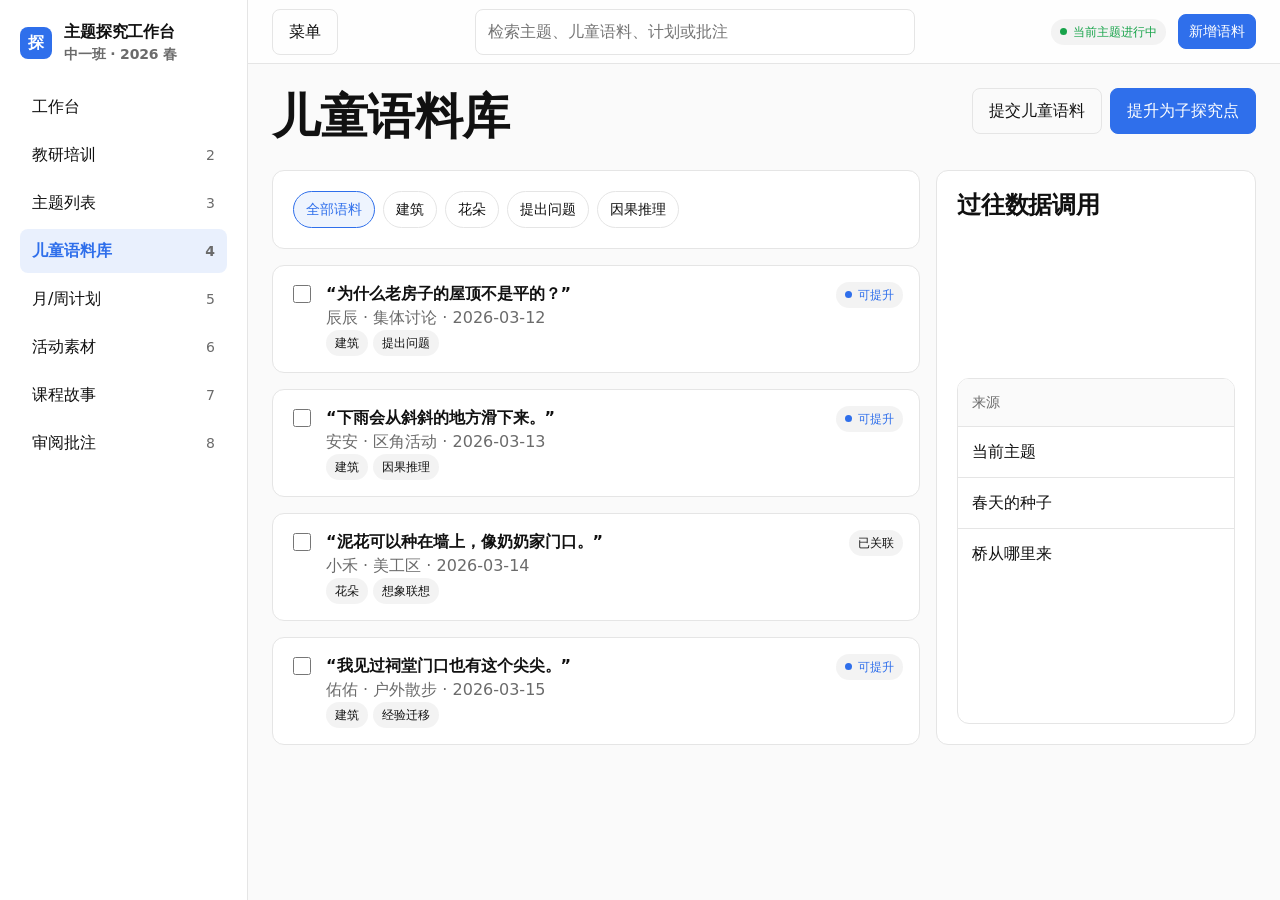
<file: screens/corpus.html>
<!doctype html>
<html lang="zh-CN"><head>
<meta charset="utf-8">
<title>儿童语料库 · 主题探究教师工作台</title>
<meta name="viewport" content="width=device-width, initial-scale=1">
<link rel="stylesheet" href="../assets/tokens.css">
<link rel="stylesheet" href="../assets/shared.css">
<style>

    :root {
      --bg: #fafafa;
      --surface: #ffffff;
      --surface-warm: var(--surface);
      --fg: #111111;
      --fg-2: var(--fg);
      --muted: #6b6b6b;
      --meta: var(--muted);
      --border: #e5e5e5;
      --border-soft: var(--border);
      --accent: #2f6feb;
      --accent-on: #ffffff;
      --accent-hover: color-mix(in oklab, var(--accent), black 8%);
      --accent-active: color-mix(in oklab, var(--accent), black 14%);
      --success: #17a34a;
      --warn: #eab308;
      --danger: #dc2626;
      --font-display: "Inter", -apple-system, system-ui, sans-serif;
      --font-body: "Inter", -apple-system, system-ui, sans-serif;
      --font-mono: ui-monospace, "JetBrains Mono", monospace;
      --text-xs: 12px;
      --text-sm: 14px;
      --text-base: 16px;
      --text-lg: 20px;
      --text-xl: 24px;
      --text-2xl: 32px;
      --text-3xl: 48px;
      --text-4xl: 64px;
      --leading-body: 1.5;
      --leading-tight: 1.2;
      --tracking-display: -0.01em;
      --space-1: 4px;
      --space-2: 8px;
      --space-3: 12px;
      --space-4: 16px;
      --space-5: 20px;
      --space-6: 24px;
      --space-8: 32px;
      --space-12: 48px;
      --space-20: 80px;
      --section-y-desktop: 80px;
      --section-y-tablet: 48px;
      --section-y-phone: 32px;
      --radius-sm: 8px;
      --radius-md: 12px;
      --radius-lg: 16px;
      --radius-pill: 9999px;
      --elev-flat: none;
      --elev-ring: 0 0 0 1px var(--border);
      --elev-raised: 0 2px 8px color-mix(in oklab, var(--fg), transparent 92%);
      --focus-ring: 0 0 0 3px color-mix(in oklab, var(--accent), transparent 70%);
      --motion-fast: 150ms;
      --motion-base: 200ms;
      --ease-standard: cubic-bezier(0.2, 0, 0, 1);
      --container-max: 1200px;
      --container-gutter-desktop: 24px;
      --container-gutter-tablet: 16px;
      --container-gutter-phone: 12px;
    }

    * { box-sizing: border-box; }
    html { background: var(--bg); color: var(--fg); font-family: var(--font-body); }
    body { margin: 0; min-height: 100vh; line-height: var(--leading-body); }
    button, input, select, textarea { font: inherit; }
    button { cursor: pointer; }
    a { color: var(--accent); text-decoration: none; }
    a:hover { text-decoration: underline; }
    :focus-visible { outline: 0; box-shadow: var(--focus-ring); }

    .app-shell {
      display: grid;
      grid-template-columns: 248px minmax(0, 1fr);
      min-height: 100vh;
    }

    .sidebar {
      position: sticky;
      top: 0;
      height: 100vh;
      border-right: 1px solid var(--border);
      background: var(--surface);
      padding: var(--space-5);
      display: flex;
      flex-direction: column;
      gap: var(--space-5);
    }

    .brand {
      display: flex;
      align-items: center;
      gap: var(--space-3);
      font-weight: 600;
      letter-spacing: var(--tracking-display);
    }

    .brand-mark {
      width: 32px;
      height: 32px;
      border-radius: var(--radius-sm);
      display: grid;
      place-items: center;
      background: var(--accent);
      color: var(--accent-on);
      font-weight: 600;
    }

    .nav-list { display: grid; gap: var(--space-1); }
    .nav-btn {
      border: 0;
      width: 100%;
      background: transparent;
      color: var(--fg);
      border-radius: var(--radius-sm);
      display: flex;
      align-items: center;
      justify-content: space-between;
      padding: 10px 12px;
      text-align: left;
      transition: background var(--motion-fast) var(--ease-standard), color var(--motion-fast) var(--ease-standard);
    }
    .nav-btn:hover { background: color-mix(in oklab, var(--border), transparent 55%); }
    .nav-btn.active {
      background: color-mix(in oklab, var(--accent), transparent 90%);
      color: var(--accent);
      font-weight: 600;
    }

    .sidebar-foot {
      margin-top: auto;
      border-top: 1px solid var(--border);
      padding-top: var(--space-4);
      color: var(--muted);
      font-size: var(--text-sm);
    }

    .topbar {
      position: sticky;
      top: 0;
      z-index: 4;
      height: 64px;
      background: color-mix(in oklab, var(--bg), var(--surface) 78%);
      border-bottom: 1px solid var(--border);
      display: flex;
      align-items: center;
      justify-content: space-between;
      padding: 0 var(--container-gutter-desktop);
    }

    .mobile-menu { display: none; }
    .search {
      min-width: min(440px, 45vw);
      border: 1px solid var(--border);
      border-radius: var(--radius-sm);
      background: var(--surface);
      padding: 10px 12px;
      color: var(--fg);
    }

    .main { min-width: 0; }
    .content {
      width: min(100%, var(--container-max));
      margin: 0 auto;
      padding: var(--space-6) var(--container-gutter-desktop) var(--space-20);
    }

    .screen { display: none; }
    .screen.active { display: block; }

    .page-head {
      display: grid;
      grid-template-columns: minmax(0, 1fr) auto;
      gap: var(--space-4);
      align-items: start;
      margin-bottom: var(--space-6);
    }

    .eyebrow {
      color: var(--muted);
      font-family: var(--font-mono);
      font-size: var(--text-xs);
      text-transform: uppercase;
      letter-spacing: 0;
      margin-bottom: var(--space-2);
    }

    h1, h2, h3 {
      font-family: var(--font-display);
      line-height: var(--leading-tight);
      letter-spacing: var(--tracking-display);
      margin: 0;
    }
    h1 { font-size: clamp(var(--text-2xl), 4vw, var(--text-3xl)); }
    h2 { font-size: var(--text-xl); }
    h3 { font-size: var(--text-lg); }
    p { margin: 0; color: var(--muted); }

    .btn {
      border: 1px solid var(--border);
      border-radius: var(--radius-sm);
      background: transparent;
      color: var(--fg);
      padding: 10px 16px;
      min-height: 40px;
      display: inline-flex;
      align-items: center;
      justify-content: center;
      gap: var(--space-2);
      transition: background var(--motion-fast) var(--ease-standard), border-color var(--motion-fast) var(--ease-standard);
    }
    .btn:hover { background: color-mix(in oklab, var(--border), transparent 65%); text-decoration: none; }
    .btn-primary { background: var(--accent); border-color: var(--accent); color: var(--accent-on); }
    .btn-primary:hover { background: var(--accent-hover); border-color: var(--accent-hover); }
    .btn-small { min-height: 32px; padding: 6px 10px; font-size: var(--text-sm); }
    .btn-danger { color: var(--danger); border-color: color-mix(in oklab, var(--danger), transparent 65%); }

    .grid { display: grid; gap: var(--space-4); }
    .grid-2 { grid-template-columns: repeat(2, minmax(0, 1fr)); }
    .grid-3 { grid-template-columns: repeat(3, minmax(0, 1fr)); }
    .grid-4 { grid-template-columns: repeat(4, minmax(0, 1fr)); }
    .grid-main { grid-template-columns: minmax(0, 1.35fr) minmax(320px, 0.65fr); }

    .card {
      background: var(--surface);
      border: 1px solid var(--border);
      border-radius: var(--radius-md);
      padding: var(--space-5);
      box-shadow: var(--elev-flat);
    }

    .card-head, .row-between {
      display: flex;
      align-items: center;
      justify-content: space-between;
      gap: var(--space-3);
    }

    .stack { display: grid; gap: var(--space-4); }
    .stack-sm { display: grid; gap: var(--space-2); }
    .muted { color: var(--muted); }
    .meta { color: var(--meta); font-size: var(--text-sm); }
    .mono { font-family: var(--font-mono); font-variant-numeric: tabular-nums; }

    .badge {
      display: inline-flex;
      align-items: center;
      gap: 6px;
      width: max-content;
      border-radius: var(--radius-pill);
      background: color-mix(in oklab, var(--border), transparent 55%);
      color: var(--fg);
      padding: 4px 9px;
      font-size: var(--text-xs);
      white-space: nowrap;
    }
    .badge-dot::before {
      content: "";
      width: 7px;
      height: 7px;
      border-radius: var(--radius-pill);
      background: currentColor;
    }
    .success { color: var(--success); }
    .warn { color: var(--warn); }
    .danger { color: var(--danger); }
    .accent { color: var(--accent); }

    .progress {
      height: 8px;
      border-radius: var(--radius-pill);
      background: color-mix(in oklab, var(--border), transparent 45%);
      overflow: hidden;
    }
    .progress > span {
      display: block;
      height: 100%;
      border-radius: inherit;
      background: var(--accent);
    }

    .stat {
      display: grid;
      gap: var(--space-2);
    }
    .stat strong {
      font-size: var(--text-2xl);
      line-height: var(--leading-tight);
      font-variant-numeric: tabular-nums;
    }

    .table-wrap { overflow: auto; border: 1px solid var(--border); border-radius: var(--radius-md); }
    table { width: 100%; border-collapse: collapse; min-width: 760px; background: var(--surface); }
    th, td { padding: 13px 14px; border-bottom: 1px solid var(--border); text-align: left; vertical-align: top; }
    th { color: var(--muted); font-size: var(--text-sm); font-weight: 500; background: var(--bg); }
    tr:last-child td { border-bottom: 0; }

    .tabs, .filters {
      display: flex;
      flex-wrap: wrap;
      gap: var(--space-2);
    }
    .chip {
      border: 1px solid var(--border);
      border-radius: var(--radius-pill);
      background: var(--surface);
      color: var(--fg);
      padding: 7px 12px;
      font-size: var(--text-sm);
    }
    .chip.active {
      border-color: var(--accent);
      color: var(--accent);
      background: color-mix(in oklab, var(--accent), transparent 92%);
    }

    .field { display: grid; gap: var(--space-1); }
    .field label { font-weight: 600; font-size: var(--text-sm); }
    .field input, .field select, .field textarea {
      width: 100%;
      border: 1px solid var(--border);
      border-radius: var(--radius-sm);
      background: var(--surface);
      color: var(--fg);
      padding: 6px 10px;
      min-height: 32px;
    }
    .field textarea { min-height: 60px; resize: vertical; }

    /* 孩子姓名 / 临时称呼：抽屉内 .stack 网格会把整块 .field 拉伸到满高，
       进而把裸的 select/input 沿纵向撑到 ~78px。用 align-self: start 取消纵向拉伸，
       让它们回到自然高度（~36px），与下方“话语标签”窗口的 tag-controls 一致。 */
    #childName, #customChildName { align-self: start; }

    /* 抽屉内字段间紧凑间距（覆盖 .stack 通用 16px）。
       .stack 是 display:grid，默认会把各行拉伸铺满整个抽屉高度，导致板块之间
       被撑开很远；align-content: start 让各行回到自然高度、按 12px 间距从顶部依次排列。 */
    .drawer-panel .stack { gap: var(--space-3); align-content: start; }


    .tag-picker {
      display: flex;
      flex-wrap: wrap;
      gap: var(--space-2);
    }

    .tag-option {
      display: inline-flex;
      align-items: center;
      gap: var(--space-2);
      border: 1px solid var(--border);
      border-radius: var(--radius-pill);
      padding: 7px 11px;
      background: var(--surface);
      font-size: var(--text-sm);
    }

    .tag-option input {
      width: 14px;
      height: 14px;
      margin: 0;
      accent-color: var(--accent);
    }

    /* 原话对话构建器 —— 紧凑，一行一句，可增删 */
    .dialogue-builder { display: grid; gap: var(--space-2); }
    .dialogue-turn {
      display: grid;
      grid-template-columns: 80px minmax(0, 1fr) 34px;
      gap: var(--space-2);
      align-items: start;
    }
    .dialogue-turn select {
      min-height: 32px;
      padding: 6px 10px;
    }
    .dialogue-turn textarea {
      min-height: 32px;
      padding: 6px 10px;
      resize: vertical;
      line-height: 1.5;
    }
    .dialogue-turn .turn-remove {
      width: 34px;
      min-height: 44px;
      padding: 0;
      color: var(--muted);
      font-size: 18px;
    }
    .dialogue-turn .turn-remove:hover {
      color: var(--danger);
      border-color: color-mix(in oklab, var(--danger), transparent 65%);
    }
    .dialogue-add-btn {
      justify-self: start;
      border: 1px dashed var(--border);
      border-radius: var(--radius-sm);
      background: transparent;
      color: var(--muted);
      padding: 6px 10px;
      min-height: 32px;
      font-size: var(--text-sm);
    }
    .dialogue-add-btn:hover { border-color: var(--accent); color: var(--accent); }

    /* 话语标签 —— 下拉选择已有标签 + 新建沉淀，选中项以 chip 呈现 */
    .tag-selected {
      display: flex;
      flex-wrap: wrap;
      gap: var(--space-2);
    }
    .tag-selected:empty { display: none; }
    .tag-selected .tag-chip {
      display: inline-flex;
      align-items: center;
      gap: 4px;
      border-radius: var(--radius-pill);
      background: color-mix(in oklab, var(--accent), transparent 90%);
      color: var(--accent);
      border: 1px solid color-mix(in oklab, var(--accent), transparent 60%);
      padding: 4px 4px 4px 10px;
      font-size: var(--text-xs);
    }
    .tag-selected .tag-chip button {
      border: 0;
      background: transparent;
      color: inherit;
      font-size: 14px;
      line-height: 1;
      padding: 0 3px;
    }
    .tag-controls {
      display: grid;
      grid-template-columns: minmax(0, 1fr) minmax(0, 1fr) auto;
      gap: var(--space-2);
      align-items: center;
    }
    .tag-controls select,
    .tag-controls input {
      min-height: 32px;
      padding: 6px 10px;
      border: 1px solid var(--border);
      border-radius: var(--radius-sm);
      background: var(--surface);
      color: var(--fg);
      font: inherit;
      width: 100%;
    }
    .tag-controls select:focus,
    .tag-controls input:focus { outline: none; border-color: var(--accent); box-shadow: var(--focus-ring); }
    .tag-controls .btn { min-height: 32px; white-space: nowrap; }

    /* 语料列表中的多轮对话展示 */
    .utterance-dialogue { display: grid; gap: 3px; }
    .utterance-dialogue .dialogue-line { color: var(--fg); font-size: var(--text-sm); margin: 0; }
    .utterance-dialogue .dialogue-speaker { color: var(--muted); font-weight: 600; }


    .hero-workbench {
      min-height: 260px;
      display: grid;
      grid-template-columns: minmax(0, 1fr) 360px;
      gap: var(--space-6);
      align-items: stretch;
    }

    .timeline {
      display: grid;
      grid-template-columns: repeat(5, minmax(120px, 1fr));
      gap: var(--space-3);
      overflow: auto;
      padding-bottom: var(--space-2);
    }
    .timeline-step {
      border: 1px solid var(--border);
      border-radius: var(--radius-md);
      padding: var(--space-4);
      background: var(--surface);
      min-height: 120px;
    }

    .month-progress {
      margin-top: var(--space-4);
      display: grid;
      gap: var(--space-4);
    }
    .progress-chart {
      position: relative;
      min-height: 260px;
      border: 1px solid var(--border);
      border-radius: var(--radius-md);
      background: var(--surface);
      overflow: visible;
      padding: var(--space-5);
    }
    .axis-label {
      position: absolute;
      color: var(--fg);
      font-family: var(--font-display);
      font-size: var(--text-2xl);
      font-weight: 600;
      letter-spacing: var(--tracking-display);
    }
    .axis-label.x {
      left: 50%;
      bottom: 30px;
      transform: translateX(-50%);
    }
    .chart-axis-x {
      content: "";
      position: absolute;
      z-index: 1;
      top: 50%;
      height: 3px;
      transform: translateY(-50%);
    }
    .chart-axis-x-done {
      left: 76px;
      right: 64%;
      background: var(--fg);
    }
    .chart-axis-x-next {
      left: 36%;
      right: 50px;
      height: 0;
      border-top: 3px dashed var(--fg);
    }
    .chart-axis-x-next::after {
      content: "";
      position: absolute;
      width: 0;
      height: 0;
      border-style: solid;
      right: -18px;
      top: -11px;
      border-width: 11px 0 11px 22px;
      border-color: transparent transparent transparent var(--fg);
    }
    .chart-node {
      position: absolute;
      width: 36px;
      height: 36px;
      border: 3px solid var(--fg);
      border-radius: var(--radius-pill);
      background: var(--surface);
      color: var(--fg);
      display: grid;
      place-items: center;
      font-family: var(--font-display);
      font-size: 0;
      transform: translate(-50%, 50%);
      transition: transform var(--motion-fast) var(--ease-standard), border-color var(--motion-fast) var(--ease-standard), background var(--motion-fast) var(--ease-standard);
      z-index: 3;
    }
    .chart-node::before {
      content: attr(data-month-label);
      position: absolute;
      left: 50%;
      bottom: calc(100% + var(--space-3));
      transform: translateX(-50%);
      color: var(--fg);
      font-family: var(--font-display);
      font-size: var(--text-2xl);
      font-weight: 600;
      letter-spacing: var(--tracking-display);
      white-space: nowrap;
    }
    .chart-node:hover,
    .chart-node.open,
    .chart-node:focus-visible {
      transform: translate(-50%, 50%) scale(1.08);
      border-color: var(--accent);
      background: var(--surface);
      z-index: 8;
    }
    .chart-node.current {
      border-color: var(--fg);
      background: var(--surface);
    }
    .chart-node.is-complete {
      border-color: var(--fg);
      background: var(--fg);
    }
    .month-card {
      position: absolute;
      left: 50%;
      bottom: calc(100% + var(--space-3));
      width: min(280px, calc(100vw - 72px));
      transform: translateX(-50%) translateY(6px);
      opacity: 0;
      pointer-events: none;
      border: 1px solid var(--border);
      border-radius: var(--radius-md);
      background: var(--surface);
      color: var(--fg);
      padding: var(--space-4);
      box-shadow: var(--elev-raised);
      display: grid;
      gap: var(--space-3);
      text-align: left;
      font-family: var(--font-body);
      font-size: var(--text-sm);
      transition: opacity var(--motion-fast) var(--ease-standard), transform var(--motion-fast) var(--ease-standard);
    }
    .chart-node:hover .month-card,
    .chart-node.open .month-card,
    .chart-node:focus-visible .month-card {
      opacity: 1;
      pointer-events: auto;
      transform: translateX(-50%) translateY(0);
    }
    .month-card::after {
      content: "";
      position: absolute;
      left: calc(50% - 7px);
      bottom: -7px;
      width: 12px;
      height: 12px;
      border-right: 1px solid var(--border);
      border-bottom: 1px solid var(--border);
      background: var(--surface);
      transform: rotate(45deg);
    }
    .month-card-head {
      display: flex;
      align-items: center;
      justify-content: space-between;
      gap: var(--space-2);
    }
    .month-card-head strong {
      font-size: var(--text-lg);
      line-height: var(--leading-tight);
    }
    .month-actions {
      display: grid;
      grid-template-columns: 1fr 1fr;
      gap: var(--space-2);
    }
    .month-actions .btn {
      min-height: 34px;
      padding: 7px 9px;
      font-size: var(--text-sm);
    }

    .utterance-item {
      display: grid;
      grid-template-columns: auto minmax(0, 1fr) auto;
      gap: var(--space-3);
      align-items: start;
      border: 1px solid var(--border);
      border-radius: var(--radius-md);
      padding: var(--space-4);
      background: var(--surface);
    }
    .utterance-item.selected {
      border-color: var(--accent);
      background: color-mix(in oklab, var(--accent), transparent 96%);
    }
    .utterance-item input { width: 18px; height: 18px; margin-top: 3px; }

    .canvas {
      min-height: 520px;
      border: 1px solid var(--border);
      border-radius: var(--radius-md);
      background:
        linear-gradient(color-mix(in oklab, var(--border), transparent 72%) 1px, transparent 1px),
        linear-gradient(90deg, color-mix(in oklab, var(--border), transparent 72%) 1px, transparent 1px),
        var(--surface);
      background-size: 32px 32px;
      overflow: auto;
      padding: var(--space-5);
    }
    .mindmap {
      min-width: 860px;
      display: grid;
      grid-template-columns: 180px minmax(160px, 0.7fr) minmax(420px, 1.3fr);
      gap: var(--space-6);
      align-items: center;
    }
    .mindmap-column {
      display: grid;
      gap: var(--space-4);
      position: relative;
    }
    .node {
      position: relative;
      border: 1px solid var(--border);
      border-radius: var(--radius-md);
      background: var(--surface);
      padding: 12px 14px;
      box-shadow: var(--elev-flat);
      font-size: var(--text-sm);
    }
    .node::after {
      content: "";
      position: absolute;
      top: 50%;
      left: calc(100% + 1px);
      width: var(--space-6);
      border-top: 1px solid var(--border);
    }
    .node::before {
      content: "";
      position: absolute;
      top: calc(50% - 4px);
      left: calc(100% + var(--space-6) - 7px);
      width: 8px;
      height: 8px;
      border-top: 1px solid var(--border);
      border-right: 1px solid var(--border);
      transform: rotate(45deg);
      background: transparent;
    }
    .mindmap-column:last-child .node::before,
    .mindmap-column:last-child .node::after { display: none; }
    .node.theme {
      background: var(--accent);
      color: var(--accent-on);
      border-color: var(--accent);
      min-height: 128px;
      display: grid;
      align-content: center;
      gap: var(--space-2);
    }
    .node.theme .meta { color: color-mix(in oklab, var(--accent-on), transparent 24%); }
    .node.branch {
      border-color: color-mix(in oklab, var(--accent), transparent 70%);
      background: color-mix(in oklab, var(--accent), transparent 95%);
    }
    .activity-stack {
      display: grid;
      grid-template-columns: repeat(2, minmax(0, 1fr));
      gap: var(--space-3);
    }
    .activity-node {
      display: grid;
      gap: var(--space-2);
      min-height: 116px;
    }
    .activity-node.generated {
      border-color: var(--success);
      background: color-mix(in oklab, var(--success), transparent 96%);
    }
    .domain-tags {
      display: flex;
      flex-wrap: wrap;
      gap: 6px;
      margin-top: var(--space-1);
    }
    .domain-tag {
      border-radius: var(--radius-pill);
      border: 1px solid var(--border);
      padding: 2px 7px;
      color: var(--muted);
      font-size: var(--text-xs);
      background: var(--surface);
      white-space: nowrap;
    }

    .planner {
      display: grid;
      grid-template-columns: 280px minmax(0, 1fr);
      gap: var(--space-4);
    }
    .doc-nav {
      display: grid;
      gap: var(--space-2);
      align-content: start;
    }
    .plan-nav-group { display: grid; gap: var(--space-1); }
    .plan-month { padding: 10px 12px; }
    .plan-month .plan-caret,
    .plan-month .plan-label {
      display: inline-flex;
      align-items: center;
    }
    .plan-caret {
      width: 14px;
      height: 14px;
      display: inline-grid;
      place-items: center;
      font-size: 10px;
      color: var(--muted);
      transition: transform var(--motion-fast) var(--ease-standard), color var(--motion-fast) var(--ease-standard);
      flex: 0 0 auto;
    }
    .plan-nav-group.expanded .plan-caret { transform: rotate(90deg); color: var(--accent); }
    .plan-month .badge { margin-left: auto; }
    .plan-week-children {
      display: grid;
      gap: 2px;
      margin-left: var(--space-3);
      padding-left: var(--space-4);
      border-left: 1px solid var(--border-soft);
    }
    .plan-week-children[hidden] { display: none; }
    .plan-nav-group.expanded .plan-week-children { display: grid; }
    .plan-week { font-size: var(--text-sm); padding: 6px 10px; color: var(--muted); }
    .plan-week.active { color: var(--accent); }
    .plan-week .badge { font-size: 10px; padding: 2px 7px; }
    .plan-week-empty {
      display: block;
      font-size: var(--text-xs);
      color: var(--muted);
      font-style: italic;
      padding: 4px 8px;
    }
    .doc-section {
      border: 1px solid var(--border);
      border-radius: var(--radius-md);
      background: var(--surface);
      padding: var(--space-5);
      display: grid;
      gap: var(--space-4);
    }
    .plan-tab { justify-content: space-between; }
    .plan-doc { display: none; }
    .plan-doc.active { display: grid; }
    .week-summary {
      display: grid;
      grid-template-columns: repeat(3, minmax(0, 1fr));
      gap: var(--space-3);
    }
    .week-summary .card {
      padding: var(--space-4);
      border-radius: var(--radius-sm);
      background: var(--bg);
    }
    .reference-chain {
      display: grid;
      grid-template-columns: repeat(3, minmax(0, 1fr));
      gap: var(--space-3);
    }
    .reference-card,
    .source-card {
      border: 1px solid var(--border);
      border-radius: var(--radius-sm);
      background: var(--surface);
      padding: var(--space-4);
      display: grid;
      gap: var(--space-2);
      min-width: 0;
      color: var(--fg);
      text-align: left;
    }
    .reference-card.active {
      border-color: color-mix(in oklab, var(--accent), transparent 68%);
      background: color-mix(in oklab, var(--accent), transparent 95%);
    }
    .source-grid {
      display: grid;
      grid-template-columns: repeat(4, minmax(0, 1fr));
      gap: var(--space-3);
    }
    .month-plan-grid {
      display: grid;
      grid-template-columns: repeat(3, minmax(0, 1fr));
      gap: var(--space-3);
    }
    .month-plan-card {
      border: 1px solid var(--border);
      border-radius: var(--radius-sm);
      background: var(--bg);
      padding: var(--space-4);
      display: grid;
      gap: var(--space-2);
    }
    .review-month-panel { display: none; }
    .review-month-panel.active { display: block; }
    .source-type {
      color: var(--muted);
      font-size: var(--text-xs);
      font-family: var(--font-mono);
      text-transform: uppercase;
    }
    .source-list {
      margin: 0;
      padding-left: 18px;
      color: var(--muted);
      font-size: var(--text-sm);
    }
    .source-list li + li { margin-top: 4px; }
    .inline-actions {
      display: flex;
      flex-wrap: wrap;
      gap: var(--space-2);
      align-items: center;
    }
    .theme-stack {
      display: grid;
      gap: var(--space-4);
    }
    .theme-card {
      border: 1px solid var(--border);
      border-radius: var(--radius-md);
      background: var(--surface);
      padding: var(--space-5);
      display: grid;
      gap: var(--space-5);
    }
    .theme-card-head {
      display: grid;
      grid-template-columns: minmax(112px, 0.24fr) minmax(0, 1fr) auto;
      gap: var(--space-4);
      align-items: start;
    }
    .theme-month {
      display: grid;
      gap: var(--space-1);
      color: var(--fg);
    }
    .theme-month strong {
      font-size: clamp(36px, 5vw, var(--text-4xl));
      line-height: 0.95;
      letter-spacing: var(--tracking-display);
    }
    .theme-month span {
      color: var(--muted);
      font-size: var(--text-sm);
    }
    .theme-card h2 {
      font-size: var(--text-2xl);
      line-height: var(--leading-tight);
    }
    .theme-grid {
      display: grid;
      grid-template-columns: minmax(0, 1.05fr) minmax(0, 0.95fr);
      gap: var(--space-4);
    }
    .theme-block {
      border: 1px solid var(--border);
      border-radius: var(--radius-sm);
      background: var(--bg);
      padding: var(--space-4);
      display: grid;
      gap: var(--space-3);
    }
    .theme-block h3 {
      font-size: var(--text-lg);
      line-height: var(--leading-tight);
    }
    .theme-block p,
    .theme-block li {
      color: var(--muted);
      font-size: var(--text-sm);
    }
    .theme-goals {
      margin: 0;
      padding-left: 18px;
    }
    .theme-goals li + li { margin-top: var(--space-2); }
    .theme-evidence,
    .theme-domains {
      display: flex;
      flex-wrap: wrap;
      gap: var(--space-2);
    }
    .evidence-chip {
      border: 1px solid var(--border);
      border-radius: var(--radius-pill);
      background: var(--surface);
      padding: 6px 10px;
      color: var(--fg);
      font-size: var(--text-xs);
      display: inline-flex;
      gap: 6px;
      align-items: center;
    }
    .plan-summary {
      display: grid;
      grid-template-columns: repeat(3, minmax(0, 1fr));
      gap: var(--space-3);
    }
    .plan-summary > div {
      border: 1px solid var(--border);
      border-radius: var(--radius-sm);
      background: var(--surface);
      padding: var(--space-3);
      display: grid;
      gap: 4px;
    }
    .plan-summary strong {
      font-size: var(--text-xl);
      line-height: var(--leading-tight);
    }
    .schedule-table th:first-child,
    .schedule-table td:first-child {
      width: 86px;
      white-space: nowrap;
      font-weight: 600;
    }
    .weekly-plan-sheet {
      border: 1px solid var(--border);
      border-radius: var(--radius-md);
      background: var(--surface);
      overflow: hidden;
    }
    .weekly-title {
      display: grid;
      grid-template-columns: 1fr auto;
      gap: var(--space-3);
      align-items: center;
      padding: var(--space-4) var(--space-5);
      border-bottom: 1px solid var(--border);
      background: var(--bg);
    }
    .weekly-title h2 { font-size: var(--text-xl); }
    .weekly-meta {
      display: flex;
      flex-wrap: wrap;
      gap: var(--space-2);
      color: var(--muted);
      font-size: var(--text-sm);
    }
    .weekly-table-wrap { overflow-x: auto; }
    .weekly-table {
      width: 100%;
      min-width: 980px;
      border-collapse: collapse;
      background: var(--surface);
    }
    .weekly-table th,
    .weekly-table td {
      border-right: 1px solid var(--border);
      border-bottom: 1px solid var(--border);
      padding: 10px;
      vertical-align: top;
    }
    .weekly-table th:last-child,
    .weekly-table td:last-child { border-right: 0; }
    .weekly-table tr:last-child td { border-bottom: 0; }
    .weekly-table th {
      background: var(--bg);
      color: var(--fg);
      text-align: center;
      font-size: var(--text-sm);
      font-weight: 600;
    }
    .time-slot {
      width: 104px;
      background: var(--bg);
      color: var(--fg);
      font-family: var(--font-mono);
      font-size: var(--text-xs);
      text-align: center;
      white-space: nowrap;
    }
    .activity-cell {
      display: grid;
      gap: var(--space-2);
      min-width: 220px;
    }
    .activity-title {
      display: flex;
      flex-wrap: wrap;
      align-items: center;
      gap: var(--space-2);
    }
    .activity-cell strong { color: var(--fg); }
    .activity-cell .meta { line-height: 1.4; }
    .lesson-link {
      width: max-content;
      border: 1px solid var(--border);
      border-radius: var(--radius-pill);
      background: var(--surface);
      color: var(--accent);
      padding: 3px 8px;
      font-size: var(--text-xs);
      line-height: 1.2;
    }
    .lesson-link.fill {
      border-color: var(--accent);
      background: color-mix(in oklab, var(--accent), transparent 92%);
      font-weight: 600;
    }
    .lesson-status {
      display: inline-flex;
      width: max-content;
      align-items: center;
      border-radius: var(--radius-pill);
      padding: 3px 8px;
      background: color-mix(in oklab, var(--warn), transparent 86%);
      color: color-mix(in oklab, var(--warn), black 35%);
      font-size: var(--text-xs);
      line-height: 1.2;
    }
    .lesson-peek {
      position: fixed;
      z-index: 40;
      top: 0;
      right: 0;
      bottom: 0;
      left: 248px;
      width: auto;
      height: 100vh;
      transform: translateX(100%);
      opacity: 0;
      pointer-events: none;
      transition: transform var(--motion-base) var(--ease-standard), opacity var(--motion-base) var(--ease-standard);
      border-left: 1px solid var(--border);
      background: var(--bg);
      box-shadow: var(--elev-raised);
      overflow: auto;
    }
    .lesson-peek.open {
      transform: translateX(0);
      opacity: 1;
      pointer-events: auto;
    }
    .lesson-peek-head {
      position: sticky;
      top: 0;
      z-index: 1;
      display: grid;
      gap: var(--space-3);
      padding: var(--space-5) var(--space-6);
      border-bottom: 1px solid var(--border);
      background: var(--surface);
    }
    .lesson-peek-title {
      display: flex;
      align-items: center;
      justify-content: space-between;
      gap: var(--space-3);
    }
    .lesson-peek-title > div { min-width: 0; flex: 1; }
    .lesson-peek-title h2 { font-size: var(--text-xl); }
    .icon-btn {
      width: 36px;
      height: 36px;
      border: 1px solid var(--border);
      border-radius: var(--radius-sm);
      background: var(--surface);
      color: var(--fg);
      display: grid;
      place-items: center;
      flex: 0 0 auto;
    }
    .lesson-peek-body {
      display: grid;
      gap: var(--space-5);
      width: min(100%, var(--container-max));
      margin: 0 auto;
      padding: var(--space-6) var(--container-gutter-desktop) var(--space-20);
    }
    .lesson-peek-document {
      background: var(--surface);
      border: 1px solid var(--border);
      border-radius: var(--radius-md);
      padding: var(--space-6);
      display: grid;
      gap: var(--space-5);
    }
    .lesson-peek-meta {
      display: grid;
      gap: var(--space-2);
      padding-bottom: var(--space-4);
      border-bottom: 1px solid var(--border);
    }
    .lesson-peek-meta p { color: var(--fg); }
    .lesson-peek-sections {
      display: grid;
      gap: var(--space-5);
    }
    .lesson-peek-section {
      display: grid;
      gap: var(--space-2);
    }
    .lesson-peek-section + .lesson-peek-section {
      padding-top: var(--space-5);
      border-top: 1px solid var(--border);
    }
    .lesson-peek-section h3 { font-size: var(--text-lg); }
    .lesson-peek-section p {
      max-width: 78ch;
      color: var(--fg);
      white-space: pre-line;
    }
    .lesson-detail-panel { display: none; }
    .lesson-detail-panel.active { display: grid; }
    .lesson-editor-panel { display: none; }
    .lesson-editor-panel.active { display: grid; }
    .lesson-actions {
      display: flex;
      flex-wrap: wrap;
      gap: var(--space-2);
      justify-content: flex-end;
    }
    .lesson-summary-grid {
      display: grid;
      grid-template-columns: repeat(2, minmax(0, 1fr));
      gap: var(--space-4);
    }
    .lesson-summary-item {
      border: 1px solid var(--border);
      border-radius: var(--radius-sm);
      background: var(--bg);
      padding: var(--space-3);
      display: grid;
      gap: var(--space-1);
    }
    .lesson-summary-item span {
      color: var(--muted);
      font-size: var(--text-xs);
    }
    .lesson-outline {
      display: grid;
      grid-template-columns: repeat(2, minmax(0, 1fr));
      gap: var(--space-4);
    }
    .lesson-block {
      border: 1px solid var(--border);
      border-radius: var(--radius-sm);
      background: var(--bg);
      padding: var(--space-4);
      display: grid;
      gap: var(--space-2);
    }
    .lesson-block.wide { grid-column: 1 / -1; }
    .lesson-block textarea {
      width: 100%;
      min-height: 118px;
      border: 1px solid var(--border);
      border-radius: var(--radius-sm);
      background: var(--surface);
      color: var(--fg);
      padding: var(--space-3);
      resize: vertical;
    }
    /* ============== 教案编辑器抽屉 ============== */
    .lesson-drawer {
      position: fixed;
      z-index: 50;
      top: 0;
      right: 0;
      bottom: 0;
      left: 248px;
      height: 100vh;
      transform: translateX(100%);
      opacity: 0;
      pointer-events: none;
      transition: transform var(--motion-base) var(--ease-standard), opacity var(--motion-base) var(--ease-standard);
      border-left: 1px solid var(--border);
      background: var(--bg);
      box-shadow: var(--elev-raised);
      display: grid;
      grid-template-rows: auto 1fr auto;
      overflow: hidden;
    }
    .lesson-drawer.open {
      transform: translateX(0);
      opacity: 1;
      pointer-events: auto;
    }
    .lesson-drawer-head {
      position: sticky;
      top: 0;
      z-index: 1;
      display: grid;
      gap: var(--space-3);
      padding: var(--space-5) var(--space-6);
      border-bottom: 1px solid var(--border);
      background: var(--surface);
    }
    .lesson-drawer-title {
      display: flex;
      align-items: center;
      gap: var(--space-3);
    }
    .lesson-drawer-title > div { min-width: 0; flex: 1; }
    .lesson-drawer-title h2 { font-size: var(--text-xl); }
    .lesson-drawer-subtitle {
      display: flex;
      flex-wrap: wrap;
      gap: var(--space-2);
      align-items: center;
      color: var(--muted);
      font-size: var(--text-sm);
    }
    .lesson-drawer-body {
      overflow: auto;
      padding: var(--space-6) var(--container-gutter-desktop) var(--space-12);
      display: grid;
      gap: var(--space-5);
      width: min(100%, var(--container-max));
      margin: 0 auto;
    }
    .lesson-drawer-card {
      background: var(--surface);
      border: 1px solid var(--border);
      border-radius: var(--radius-md);
      padding: var(--space-5);
      display: grid;
      gap: var(--space-4);
    }
    .lesson-drawer-card-head {
      display: flex;
      align-items: center;
      justify-content: space-between;
      gap: var(--space-3);
      padding-bottom: var(--space-3);
      border-bottom: 1px solid var(--border);
    }
    .lesson-drawer-card-head h3 { font-size: var(--text-lg); }
    .lesson-drawer-card-head .meta { color: var(--muted); font-size: var(--text-sm); }
    .lesson-drawer-grid-2 {
      display: grid;
      grid-template-columns: repeat(2, minmax(0, 1fr));
      gap: var(--space-4);
    }
    .lesson-drawer-section {
      display: grid;
      gap: var(--space-2);
    }
    .lesson-drawer-section label {
      font-weight: 600;
      color: var(--fg);
    }
    .lesson-drawer-section .field-hint {
      color: var(--muted);
      font-size: var(--text-sm);
    }
    .lesson-drawer-section textarea {
      width: 100%;
      min-height: 110px;
      border: 1px solid var(--border);
      border-radius: var(--radius-sm);
      background: var(--surface);
      color: var(--fg);
      padding: var(--space-3);
      resize: vertical;
      font: inherit;
      line-height: 1.6;
    }
    .lesson-drawer-section textarea:focus {
      outline: none;
      border-color: var(--accent);
      box-shadow: var(--focus-ring);
    }
    .lesson-drawer-section .readonly-block {
      padding: var(--space-3);
      border: 1px solid var(--border);
      border-radius: var(--radius-sm);
      background: var(--bg);
      color: var(--fg);
      white-space: pre-wrap;
      line-height: 1.6;
    }
    .lesson-drawer-foot {
      display: flex;
      flex-wrap: wrap;
      gap: var(--space-2);
      justify-content: space-between;
      align-items: center;
      padding: var(--space-4) var(--space-6);
      border-top: 1px solid var(--border);
      background: var(--surface);
    }
    .lesson-drawer-foot .left,
    .lesson-drawer-foot .right {
      display: flex;
      flex-wrap: wrap;
      gap: var(--space-2);
    }
    .lesson-drawer-validation {
      padding: var(--space-3) var(--space-4);
      border-radius: var(--radius-sm);
      background: var(--bg);
      color: var(--muted);
      font-size: var(--text-sm);
      border: 1px solid var(--border);
    }
    .lesson-drawer-validation.danger { background: color-mix(in oklab, var(--danger), transparent 88%); color: color-mix(in oklab, var(--danger), black 30%); border-color: color-mix(in oklab, var(--danger), transparent 60%); }
    .lesson-drawer-validation.success { background: color-mix(in oklab, var(--success), transparent 88%); color: color-mix(in oklab, var(--success), black 30%); border-color: color-mix(in oklab, var(--success), transparent 60%); }
    @media (max-width: 920px) {
      .lesson-drawer { left: 0; width: 100vw; }
      .lesson-drawer-body { padding-inline: var(--container-gutter-phone); }
      .lesson-drawer-card { padding: var(--space-4); }
      .lesson-drawer-grid-2 { grid-template-columns: 1fr; }
    }
    .hidden { display: none !important; }
    .rich-placeholder {
      min-height: 92px;
      border: 1px dashed var(--border);
      border-radius: var(--radius-sm);
      background: var(--bg);
      padding: var(--space-4);
      color: var(--muted);
    }

    .annotation {
      border-left: 3px solid var(--accent);
      padding-left: var(--space-3);
      display: grid;
      gap: var(--space-1);
    }

    /* ── 审阅批注 4 分类结构 ─────────────────────────────── */
    .review-layout {
      display: grid;
      grid-template-columns: minmax(0, 0.85fr) minmax(0, 1.15fr);
      gap: var(--space-5);
      align-items: start;
    }
    @media (max-width: 1100px) {
      .review-layout { grid-template-columns: 1fr; }
    }
    .review-summary-card {
      position: sticky;
      top: var(--space-4);
      display: grid;
      gap: var(--space-4);
    }
    .review-status-row {
      display: flex;
      align-items: center;
      gap: var(--space-3);
      flex-wrap: wrap;
    }
    .review-summary-list {
      display: grid;
      gap: var(--space-3);
      margin: 0;
      padding: 0;
      list-style: none;
    }
    .review-summary-list li {
      display: grid;
      grid-template-columns: 96px 1fr;
      gap: var(--space-3);
      font-size: var(--text-sm);
      color: var(--muted);
      align-items: start;
    }
    .review-summary-list li strong {
      color: var(--fg);
      font-weight: 500;
    }
    .review-summary-list .label-mono {
      font-family: var(--font-mono);
      font-size: var(--text-xs);
      text-transform: uppercase;
      letter-spacing: 0.04em;
      color: var(--muted);
      padding-top: 2px;
    }
    .review-actions {
      display: flex;
      flex-wrap: wrap;
      gap: var(--space-2);
    }
    .annotation-stack {
      display: grid;
      gap: var(--space-4);
    }
    .annotation-category {
      border: 1px solid var(--border);
      border-radius: var(--radius-md);
      background: var(--surface);
      padding: var(--space-4) var(--space-5);
      display: grid;
      gap: var(--space-3);
    }
    .annotation-category[data-empty="true"] {
      background: var(--bg);
      border-style: dashed;
    }
    .annotation-category-head {
      display: flex;
      align-items: center;
      justify-content: space-between;
      gap: var(--space-3);
      flex-wrap: wrap;
    }
    .annotation-category-title {
      display: flex;
      align-items: center;
      gap: var(--space-3);
      font-size: var(--text-base);
      font-weight: 600;
      color: var(--fg);
    }
    .annotation-category-title .cat-index {
      font-family: var(--font-mono);
      font-size: var(--text-xs);
      letter-spacing: 0.06em;
      color: var(--muted);
      background: var(--bg);
      border: 1px solid var(--border);
      padding: 2px 8px;
      border-radius: var(--radius-pill);
    }
    .annotation-category-title .cat-name {
      font-weight: 600;
    }
    .annotation-category-title .cat-sub {
      font-size: var(--text-xs);
      color: var(--muted);
      font-weight: 400;
      margin-left: var(--space-2);
    }
    .annotation-count {
      font-family: var(--font-mono);
      font-size: var(--text-xs);
      color: var(--muted);
    }
    .annotation-count .num {
      color: var(--fg);
      font-weight: 600;
    }
    .annotation-empty {
      font-size: var(--text-sm);
      color: var(--muted);
      padding: var(--space-3);
      border: 1px dashed var(--border);
      border-radius: var(--radius-sm);
      background: var(--bg);
    }
    .annotation-list {
      display: grid;
      gap: var(--space-3);
      margin: 0;
      padding: 0;
      list-style: none;
    }
    .annotation-item {
      display: grid;
      grid-template-columns: minmax(0, 1fr) auto;
      gap: var(--space-3);
      padding: var(--space-3) var(--space-4);
      border: 1px solid var(--border);
      border-radius: var(--radius-sm);
      background: var(--surface);
      align-items: start;
    }
    .annotation-item[data-state="resolved"] {
      background: color-mix(in oklab, var(--success), transparent 92%);
      border-color: color-mix(in oklab, var(--success), transparent 60%);
    }
    .annotation-body {
      display: grid;
      gap: var(--space-1);
      min-width: 0;
    }
    .annotation-meta {
      display: flex;
      align-items: center;
      gap: var(--space-2);
      font-size: var(--text-xs);
      color: var(--muted);
      font-family: var(--font-mono);
      text-transform: uppercase;
      letter-spacing: 0.04em;
    }
    .annotation-meta .meta-tag {
      background: var(--bg);
      border: 1px solid var(--border);
      padding: 2px 8px;
      border-radius: var(--radius-pill);
    }
    .annotation-meta .meta-tag.cat-1 { color: oklch(45% 0.14 250); border-color: color-mix(in oklab, oklch(60% 0.14 250), transparent 50%); background: color-mix(in oklab, oklch(60% 0.14 250), transparent 86%); }
    .annotation-meta .meta-tag.cat-2 { color: oklch(45% 0.12 170); border-color: color-mix(in oklab, oklch(60% 0.12 170), transparent 50%); background: color-mix(in oklab, oklch(60% 0.12 170), transparent 86%); }
    .annotation-meta .meta-tag.cat-3 { color: oklch(45% 0.12 80); border-color: color-mix(in oklab, oklch(60% 0.12 80), transparent 50%); background: color-mix(in oklab, oklch(60% 0.12 80), transparent 86%); }
    .annotation-meta .meta-tag.cat-4 { color: oklch(45% 0.14 30); border-color: color-mix(in oklab, oklch(60% 0.14 30), transparent 50%); background: color-mix(in oklab, oklch(60% 0.14 30), transparent 86%); }
    .annotation-title {
      font-size: var(--text-base);
      font-weight: 600;
      color: var(--fg);
    }
    .annotation-text {
      font-size: var(--text-sm);
      color: var(--fg);
      line-height: var(--leading-body);
    }
    .annotation-source {
      font-size: var(--text-xs);
      color: var(--muted);
    }
    .annotation-action {
      align-self: start;
    }

    .toast {
      position: fixed;
      right: var(--space-6);
      bottom: var(--space-6);
      z-index: 10;
      border: 1px solid var(--border);
      border-radius: var(--radius-md);
      background: var(--surface);
      padding: var(--space-4);
      box-shadow: var(--elev-raised);
      color: var(--fg);
      opacity: 0;
      transform: translateY(12px);
      pointer-events: none;
      transition: opacity var(--motion-base) var(--ease-standard), transform var(--motion-base) var(--ease-standard);
    }
    .toast.show { opacity: 1; transform: translateY(0); }

    .drawer {
      position: fixed;
      inset: 0;
      z-index: 20;
      display: none;
      background: color-mix(in oklab, var(--fg), transparent 70%);
    }
    .drawer.open { display: grid; justify-items: end; }
    .drawer-panel {
      width: min(520px, 100%);
      height: 100%;
      background: var(--surface);
      padding: var(--space-6);
      display: grid;
      grid-template-rows: auto 1fr auto;
      gap: var(--space-5);
      box-shadow: var(--elev-raised);
    }

    @media (max-width: 1180px) {
      .grid-4 { grid-template-columns: repeat(2, minmax(0, 1fr)); }
      .source-grid { grid-template-columns: repeat(2, minmax(0, 1fr)); }
      .hero-workbench, .grid-main { grid-template-columns: 1fr; }
    }

    @media (max-width: 920px) {
      .app-shell { grid-template-columns: 1fr; }
      .sidebar {
        display: none;
        position: fixed;
        z-index: 30;
        inset: 0 auto 0 0;
        width: min(320px, 86vw);
      }
      .sidebar.open { display: flex; }
      .mobile-menu { display: inline-flex; }
      .topbar { padding: 0 var(--container-gutter-tablet); }
      .content { padding-inline: var(--container-gutter-tablet); }
      .page-head { grid-template-columns: 1fr; }
      .grid-2, .grid-3, .planner { grid-template-columns: 1fr; }
      .theme-card-head, .theme-grid, .plan-summary { grid-template-columns: 1fr; }
      .plan-week-children { margin-left: var(--space-2); padding-left: var(--space-3); }
      .week-summary, .reference-chain, .month-plan-grid { grid-template-columns: 1fr; }
      .lesson-outline { grid-template-columns: 1fr; }
      .search { min-width: 0; width: 100%; }
      .month-progress { overflow-x: visible; }
      .progress-chart { min-width: 0; min-height: 240px; }
      .axis-label { font-size: var(--text-xl); }
      .chart-axis-x { top: 50%; }
      .chart-axis-x-done { left: 44px; right: 64%; }
      .chart-axis-x-next { left: 36%; right: 34px; }
      .chart-node { width: 30px; height: 30px; border-width: 2px; }
      .chart-node::before { font-size: var(--text-xl); bottom: calc(100% + var(--space-2)); }
    }

    @media (max-width: 640px) {
      .topbar {
        height: auto;
        padding: var(--space-3) var(--container-gutter-phone);
        display: grid;
        grid-template-columns: auto 1fr;
      }
      .search { grid-column: 1 / -1; }
      .content { padding: var(--space-5) var(--container-gutter-phone) var(--space-12); }
      .grid-4, .source-grid { grid-template-columns: 1fr; }
      .card { padding: var(--space-4); }
      .theme-card { padding: var(--space-4); }
      .card-head, .row-between { align-items: flex-start; flex-direction: column; }
      .utterance-item { grid-template-columns: auto minmax(0, 1fr); }
      .utterance-item .badge { grid-column: 2; }
      .canvas { min-height: 480px; }
      .node { min-width: 96px; font-size: var(--text-xs); }
      .mindmap { min-width: 760px; grid-template-columns: 150px 150px 410px; }
      .activity-stack { grid-template-columns: 1fr; }
      .weekly-title { grid-template-columns: 1fr; }
      .lesson-peek {
        left: 0;
        width: 100vw;
        transform: translateX(100%);
      }
      .lesson-peek-body { padding-inline: var(--container-gutter-phone); }
      .lesson-peek-document { padding: var(--space-4); }
      .progress-chart { min-height: 220px; }
      .axis-label { font-size: var(--text-lg); }
      .axis-label.x { bottom: var(--space-4); }
      .chart-axis-x { top: 50%; height: 2px; }
      .chart-axis-x-done { left: 30px; right: 64%; }
      .chart-axis-x-next { left: 36%; right: 24px; border-top-width: 2px; }
      .chart-axis-x-next::after { right: -16px; top: -9px; border-width: 9px 0 9px 18px; }
      .chart-node { width: 24px; height: 24px; }
      .chart-node::before { font-size: var(--text-lg); }
    }

    /* ============== 提交月计划 ============== */
    .month-form {
      display: grid;
      gap: var(--space-5);
    }
    .month-form-head {
      display: grid;
      grid-template-columns: minmax(0, 1fr) auto;
      gap: var(--space-4);
      align-items: end;
    }
    .month-form-head .field { max-width: 220px; }
    .month-form-card {
      display: grid;
      gap: var(--space-5);
    }
    .month-form-card > .row-between:first-child { padding-bottom: 0; }
    .week-rows {
      display: grid;
      gap: var(--space-4);
    }
    .week-row {
      border: 1px solid var(--border);
      border-radius: var(--radius-md);
      background: var(--surface);
      padding: var(--space-4);
      display: grid;
      gap: var(--space-3);
    }
    .week-row-head {
      display: flex;
      align-items: center;
      justify-content: space-between;
      gap: var(--space-3);
    }
    .week-row-head strong {
      font-size: var(--text-lg);
      line-height: var(--leading-tight);
    }
    .week-row .grid-2 { gap: var(--space-3); }
    .evidence-readonly {
      border: 1px solid var(--border-soft);
      border-radius: var(--radius-sm);
      background: var(--bg);
      padding: var(--space-3);
      display: flex;
      flex-wrap: wrap;
      gap: var(--space-2);
      color: var(--muted);
      font-size: var(--text-sm);
      min-height: 42px;
      align-items: center;
    }
    .evidence-readonly .source-type {
      color: var(--fg);
      font-weight: 600;
    }
    .evidence-readonly .empty {
      color: var(--muted);
      font-style: italic;
    }
    .node-picker {
      border: 1px solid var(--border);
      border-radius: var(--radius-md);
      background: var(--surface);
      padding: var(--space-4);
      display: grid;
      gap: var(--space-3);
    }
    .node-picker-results {
      display: grid;
      gap: var(--space-2);
      max-height: 260px;
      overflow: auto;
    }
    .node-picker-row {
      display: flex;
      align-items: center;
      justify-content: space-between;
      gap: var(--space-3);
      padding: 10px 12px;
      border-radius: var(--radius-sm);
      border: 1px solid var(--border-soft);
      background: var(--bg);
    }
    .node-picker-row .meta { color: var(--muted); font-size: var(--text-xs); }
    .node-picker-row.selected {
      border-color: var(--accent);
      background: color-mix(in oklab, var(--accent), transparent 92%);
    }
    .node-picker-tags {
      display: flex;
      flex-wrap: wrap;
      gap: 6px;
      margin-top: 4px;
    }
    .node-picker-empty {
      color: var(--muted);
      font-size: var(--text-sm);
      padding: var(--space-3);
      text-align: center;
    }
    .add-week-btn {
      width: max-content;
      border: 1px dashed var(--border);
      border-radius: var(--radius-sm);
      background: transparent;
      color: var(--muted);
      padding: 10px 16px;
      min-height: 40px;
    }
    .add-week-btn:hover {
      border-color: var(--accent);
      color: var(--accent);
      background: color-mix(in oklab, var(--accent), transparent 94%);
    }
    /* ============== 月计划抽屉 ============== */
    .month-plan-drawer {
      position: fixed;
      z-index: 40;
      top: 0;
      right: 0;
      bottom: 0;
      left: 248px;
      width: auto;
      height: 100vh;
      transform: translateX(100%);
      opacity: 0;
      pointer-events: none;
      transition: transform var(--motion-base) var(--ease-standard), opacity var(--motion-base) var(--ease-standard);
      border-left: 1px solid var(--border);
      background: var(--bg);
      box-shadow: var(--elev-raised);
      overflow: auto;
      display: grid;
      grid-template-rows: auto 1fr;
    }
    .month-plan-drawer.open {
      transform: translateX(0);
      opacity: 1;
      pointer-events: auto;
    }
    .month-drawer-head {
      position: sticky;
      top: 0;
      z-index: 1;
      display: grid;
      gap: var(--space-3);
      padding: var(--space-5) var(--space-6);
      border-bottom: 1px solid var(--border);
      background: var(--surface);
    }
    .month-drawer-status {
      color: var(--muted);
      font-size: var(--text-sm);
    }
    .month-drawer-body {
      display: grid;
      gap: var(--space-5);
      width: min(100%, var(--container-max));
      margin: 0 auto;
      padding: var(--space-6) var(--container-gutter-desktop) var(--space-20);
      align-content: start;
    }
    .month-drawer-section {
      display: grid;
      gap: var(--space-4);
      padding-bottom: var(--space-4);
      border-bottom: 1px solid var(--border-soft);
    }
    .month-drawer-section:last-of-type { border-bottom: 0; }
    .source-inputs {
      display: grid;
      gap: var(--space-4);
    }
    .source-inputs textarea {
      width: 100%;
      min-height: 84px;
      border: 1px solid var(--border);
      border-radius: var(--radius-sm);
      background: var(--surface);
      color: var(--fg);
      padding: var(--space-3);
      resize: vertical;
    }
    .source-label-row {
      display: flex;
      align-items: center;
      justify-content: space-between;
      gap: var(--space-3);
    }
    /* 指南参考抽屉：比月计划抽屉更靠上层 */
    .guide-ref-drawer {
      position: fixed;
      z-index: 45;
      top: 0;
      right: 0;
      bottom: 0;
      left: 248px;
      height: 100vh;
      transform: translateX(100%);
      opacity: 0;
      pointer-events: none;
      transition: transform var(--motion-base) var(--ease-standard), opacity var(--motion-base) var(--ease-standard);
      border-left: 1px solid var(--border);
      background: var(--bg);
      box-shadow: var(--elev-raised);
      display: grid;
      grid-template-rows: auto 1fr;
      overflow: hidden;
    }
    .guide-ref-drawer.open {
      transform: translateX(0);
      opacity: 1;
      pointer-events: auto;
    }
    .guide-ref-head {
      display: grid;
      gap: var(--space-3);
      padding: var(--space-5) var(--space-6);
      border-bottom: 1px solid var(--border);
      background: var(--surface);
    }
    .guide-ref-head .search { width: 100%; min-width: 0; }
    .guide-ref-body {
      display: grid;
      grid-template-columns: 240px minmax(0, 1fr);
      min-height: 0;
      overflow: hidden;
    }
    .guide-ref-toc {
      border-right: 1px solid var(--border);
      background: var(--surface);
      padding: var(--space-4);
      overflow: auto;
      display: grid;
      gap: var(--space-1);
      align-content: start;
    }
    .guide-ref-toc a {
      display: block;
      padding: 6px 10px;
      border-radius: var(--radius-sm);
      color: var(--fg);
      font-size: var(--text-sm);
    }
    .guide-ref-toc a:hover { background: color-mix(in oklab, var(--border), transparent 55%); text-decoration: none; }
    .guide-ref-toc a.toc-domain { font-weight: 600; margin-top: var(--space-2); }
    .guide-ref-toc a.toc-aspect { padding-left: 20px; color: var(--muted); }
    .guide-ref-content {
      overflow: auto;
      padding: var(--space-6) var(--space-6) var(--space-20);
      display: grid;
      gap: var(--space-5);
      align-content: start;
    }
    .guide-domain > h2 {
      font-size: var(--text-2xl);
      padding-bottom: var(--space-2);
      border-bottom: 2px solid var(--accent);
      margin-bottom: var(--space-3);
    }
    .guide-aspect { margin-top: var(--space-4); }
    .guide-aspect > h3 { font-size: var(--text-lg); color: var(--accent); margin-bottom: var(--space-2); }
    .guide-goal {
      border: 1px solid var(--border);
      border-radius: var(--radius-md);
      background: var(--surface);
      padding: var(--space-4);
      display: grid;
      gap: var(--space-3);
      margin-bottom: var(--space-3);
    }
    .guide-goal > strong { font-size: var(--text-base); }
    .guide-goal-bands {
      display: grid;
      grid-template-columns: repeat(3, minmax(0, 1fr));
      gap: var(--space-2);
    }
    .guide-band {
      border: 1px solid var(--border-soft);
      border-radius: var(--radius-sm);
      background: var(--bg);
      padding: var(--space-3);
      font-size: var(--text-sm);
      color: var(--fg);
      display: grid;
      gap: 4px;
    }
    .guide-band .band-age { font-family: var(--font-mono); font-size: var(--text-xs); color: var(--muted); }
    .guide-advice {
      border-top: 1px dashed var(--border);
      padding-top: var(--space-2);
      display: grid;
      gap: 4px;
      font-size: var(--text-sm);
      color: var(--fg);
    }
    .guide-advice .advice-head { color: var(--fg); font-weight: 600; }
    .guide-advice ol,
    .guide-advice ul {
      list-style: none;
      padding: 0;
      margin: 0;
      display: grid;
      gap: 6px;
    }
    .guide-advice ol.advice-top { gap: 10px; margin-top: 4px; }
    .guide-advice ol.advice-top > li {
      display: block;
      margin-bottom: 8px;
    }
    .guide-advice ol.advice-top > li > .advice-text {
      display: inline;
    }
    .guide-advice ol.advice-top > li > div {
      display: block;
    }
    .guide-advice ol.advice-top > li::before {
      content: attr(data-n) "．";
      font-family: var(--font-mono);
      font-size: var(--text-sm);
      color: var(--accent);
      font-weight: 600;
      line-height: 1.6;
      display: inline-block;
      width: 26px;
      margin-right: 4px;
    }
    .guide-advice ol.advice-top > li > .advice-text {
      line-height: 1.6;
    }
    .guide-advice ol.advice-sub {
      margin-top: 6px;
      margin-left: 26px;
      gap: 4px;
    }
    .guide-advice ol.advice-sub > li {
      display: grid;
      grid-template-columns: 14px minmax(0, 1fr);
      gap: 4px;
      align-items: start;
      color: var(--muted);
    }
    .guide-advice ol.advice-sub > li::before {
      content: "·";
      color: var(--muted);
      font-weight: 700;
      line-height: 1.6;
    }
    .guide-advice ol.advice-sub > li > .advice-text { line-height: 1.6; }
    .guide-advice ol.advice-subnum > li {
      display: grid;
      grid-template-columns: 24px minmax(0, 1fr);
      gap: 4px;
      color: var(--muted);
    }
    .guide-advice ol.advice-subnum > li::before {
      content: attr(data-n) ")";
      font-family: var(--font-mono);
      font-size: var(--text-xs);
      color: var(--muted);
      line-height: 1.6;
    }
    .guide-advice ol.advice-subnum > li > .advice-text { line-height: 1.6; }
    .guide-advice > .advice-top-raw {
      display: grid;
      grid-template-columns: 14px minmax(0, 1fr);
      gap: 4px;
      color: var(--muted);
      line-height: 1.6;
    }
    .guide-advice > .advice-top-raw::before {
      content: "·";
      color: var(--muted);
      font-weight: 700;
    }
    .guide-ref-empty { color: var(--muted); padding: var(--space-4); }
    .child-corpus-toolbar { padding: 0 var(--space-6) var(--space-3); }
    .child-corpus-list {
      padding: var(--space-4) var(--space-6) var(--space-6);
      display: grid;
      gap: var(--space-3);
    }
    .child-corpus-row {
      display: grid;
      grid-template-columns: 18px minmax(0, 1fr) auto;
      gap: var(--space-3);
      align-items: start;
      padding: var(--space-4);
      border: 1px solid var(--border);
      border-radius: var(--radius-md);
      background: var(--surface);
      cursor: pointer;
      transition: border-color var(--motion-fast) var(--ease-standard);
    }
    .child-corpus-row:hover { border-color: var(--accent); }
    .child-corpus-row.selected { border-color: var(--accent); background: color-mix(in oklab, var(--accent), transparent 92%); }
    .child-corpus-row input { margin-top: 4px; accent-color: var(--accent); }
    .child-corpus-row .row-body strong { display: block; font-size: var(--text-base); margin-bottom: 4px; }
    .child-corpus-row .row-body p { color: var(--muted); font-size: var(--text-sm); margin: 0 0 6px; }
    .child-corpus-row .row-tags { display: flex; flex-wrap: wrap; gap: 6px; }
    .child-corpus-foot {
      display: flex;
      justify-content: space-between;
      align-items: center;
      gap: var(--space-3);
      padding: var(--space-4) var(--space-6);
      border-top: 1px solid var(--border);
      background: var(--surface);
    }
    @media (max-width: 920px) {
      .guide-ref-drawer { left: 0; }
      .guide-ref-body { grid-template-columns: 1fr; }
      .guide-ref-toc { display: none; }
      .guide-goal-bands { grid-template-columns: 1fr; }
    }
    .source-categories {
      display: grid;
      gap: var(--space-3);
    }
    .source-category {
      border: 1px solid var(--border);
      border-radius: var(--radius-md);
      background: var(--surface);
      padding: var(--space-4);
      display: grid;
      gap: var(--space-3);
    }
    .source-category-head {
      display: flex;
      align-items: center;
      justify-content: space-between;
      gap: var(--space-3);
    }
    .source-category-head strong {
      font-size: var(--text-base);
      line-height: var(--leading-tight);
    }
    .source-category-results {
      display: grid;
      gap: var(--space-2);
    }
    .source-category-row {
      display: flex;
      align-items: center;
      justify-content: space-between;
      gap: var(--space-3);
      padding: 10px 12px;
      border-radius: var(--radius-sm);
      border: 1px solid var(--border-soft);
      background: var(--bg);
    }
    .source-category-row.selected {
      border-color: var(--accent);
      background: color-mix(in oklab, var(--accent), transparent 92%);
    }
    @media (max-width: 920px) {
      .month-plan-drawer { left: 0; }
      .month-drawer-body { padding-inline: var(--container-gutter-tablet); }
    }
    @media (max-width: 640px) {
      .month-drawer-body { padding-inline: var(--container-gutter-phone); }
    }
    .month-form-foot {
      display: flex;
      flex-wrap: wrap;
      gap: var(--space-2);
      justify-content: flex-end;
    }
    .month-summary-line {
      color: var(--muted);
      font-size: var(--text-sm);
    }

    @media (max-width: 920px) {
      .month-form-head { grid-template-columns: 1fr; }
      .week-row .grid-2 { grid-template-columns: 1fr; }
    }
  
</style>
</head>
<body>
<div class="app-shell">
<aside class="sidebar" id="sidebar">
    <div class="brand">
      <div class="brand-mark">探</div>
      <div>
        <div>主题探究工作台</div>
        <div class="meta">中一班 · 2026 春</div>
      </div>
    </div>
    <nav class="nav-list" id="nav">
        <a class="nav-btn" href="dashboard.html">工作台
        </a><a class="nav-btn" href="training.html">教研培训 <span class="meta">2</span></a>
        <a class="nav-btn" href="themes.html">主题列表 <span class="meta">3</span></a>
        <a class="nav-btn active" href="corpus.html">儿童语料库 <span class="meta">4</span></a>
        <a class="nav-btn" href="plans.html">月/周计划 <span class="meta">5</span></a>
        <a class="nav-btn" href="materials.html">活动素材 <span class="meta">6</span></a>
        <a class="nav-btn" href="story.html">课程故事 <span class="meta">7</span></a>
        <a class="nav-btn" href="review.html">审阅批注 <span class="meta">8</span></a>
    </nav>
  </aside>
<main class="main">
<header class="topbar">
      <button aria-label="打开导航" class="btn mobile-menu" id="menuBtn">菜单</button>
      <input class="search" placeholder="检索主题、儿童语料、计划或批注" type="search">
      <div class="row-between">
        <span class="badge badge-dot success">当前主题进行中</span>
        <button class="btn btn-primary btn-small" data-open-drawer="">新增语料</button>
      </div>
    </header>
<div class="content">
<section class="screen active" data-od-id="screen-corpus" id="corpus">
<div class="page-head">
<div><h1>儿童语料库</h1></div>
<div class="tabs">
<button class="btn" data-open-drawer="">提交儿童语料</button>
<button class="btn btn-primary" id="promoteBtn">提升为子探究点</button>
</div>
</div>
<div class="grid grid-main">
<div class="stack">
<div class="card stack-sm">
<div class="filters">
<button class="chip active" data-filter="all">全部语料</button>
<button class="chip" data-filter="建筑">建筑</button>
<button class="chip" data-filter="花朵">花朵</button>
<button class="chip" data-filter="questioning">提出问题</button>
<button class="chip" data-filter="causal_reasoning">因果推理</button>
</div>
</div>
<div class="stack" id="utteranceList">
<label class="utterance-item" data-tags="建筑 questioning">
<input type="checkbox" value="u1">
<span><strong>“为什么老房子的屋顶不是平的？”</strong><p>辰辰 · 集体讨论 · 2026-03-12</p><span class="badge">建筑</span> <span class="badge">提出问题</span></span>
<span class="badge badge-dot accent">可提升</span>
</label>
<label class="utterance-item" data-tags="建筑 causal_reasoning">
<input type="checkbox" value="u2">
<span><strong>“下雨会从斜斜的地方滑下来。”</strong><p>安安 · 区角活动 · 2026-03-13</p><span class="badge">建筑</span> <span class="badge">因果推理</span></span>
<span class="badge badge-dot accent">可提升</span>
</label>
<label class="utterance-item" data-tags="花朵 imagination">
<input type="checkbox" value="u3">
<span><strong>“泥花可以种在墙上，像奶奶家门口。”</strong><p>小禾 · 美工区 · 2026-03-14</p><span class="badge">花朵</span> <span class="badge">想象联想</span></span>
<span class="badge">已关联</span>
</label>
<label class="utterance-item" data-tags="建筑 transfer">
<input type="checkbox" value="u4">
<span><strong>“我见过祠堂门口也有这个尖尖。”</strong><p>佑佑 · 户外散步 · 2026-03-15</p><span class="badge">建筑</span> <span class="badge">经验迁移</span></span>
<span class="badge badge-dot accent">可提升</span>
</label>
</div>
</div>
<aside class="card stack">
<h2>过往数据调用</h2>
<div class="table-wrap">
<table>
<thead><tr><th>来源</th><th>命中</th></tr></thead>
<tbody>
<tr><td>当前主题</td><td class="mono">86</td></tr>
<tr><td>春天的种子</td><td class="mono">12</td></tr>
<tr><td>桥从哪里来</td><td class="mono">9</td></tr>
</tbody>
</table>
</div>
</aside>
</div>
</section>
</div>
</main>
</div>

<div aria-hidden="true" class="drawer" id="drawer">
<div class="drawer-panel">
<div class="row-between">
<div><h2>新增儿童语料</h2></div>
<button class="btn btn-small" id="closeDrawer">关闭</button>
</div>
<div class="stack">
<div class="field">
<label for="childName">孩子姓名</label>
<select id="childName">
<option>孩子1</option>
<option>孩子2</option>
<option>孩子3</option>
<option value="custom">手动输入</option>
</select>
</div>

<div class="field">
<label>原话对话</label>
<span class="meta">可以只记一句，也可以记下多轮，甚至加入教师的追问</span>
<div class="dialogue-builder" id="dialogueBuilder"></div>
<button class="dialogue-add-btn" id="addDialogueTurn" type="button">+ 添加一句</button>
</div>
<div class="field">
<label>话语标签</label>
<div class="tag-selected" id="tagSelected"></div>
<div class="tag-controls">
<select id="tagSelect"><option value="">选择已有标签…</option></select>
<input type="text" id="newTagInput" placeholder="新建标签…">
<button class="btn btn-small" id="addTagBtn" type="button">添加</button>
</div>
</div>
</div>
<div class="row-between" style="margin-top: var(--space-3);">
<button class="btn" id="closeDrawer2">取消</button>
<button class="btn btn-primary" id="saveUtterance">保存语料</button>
</div>
</div>
</div>


<aside aria-hidden="true" aria-label="提交月计划抽屉" class="month-plan-drawer" id="monthPlanDrawer">
<div class="month-drawer-head">
<div class="lesson-peek-title">
<button aria-label="返回月计划" class="icon-btn" id="monthPlanCloseBtn" title="返回月计划" type="button">
<svg aria-hidden="true" fill="none" height="18" stroke="currentColor" stroke-linecap="round" stroke-linejoin="round" stroke-width="2" viewBox="0 0 18 18" width="18"><path d="M11 4 L5 9 L11 14"></path></svg>
</button>
<div>
<h2>提交月计划</h2>
</div>
<button aria-label="关闭" class="icon-btn" id="monthPlanCloseBtnTop" type="button">×</button>
</div>
<div class="month-drawer-status" id="monthPlanDrawerStatus"></div>
</div>
<form class="month-drawer-body" id="monthPlanForm" onsubmit="return false;">

<div class="month-drawer-section">
<div class="grid grid-2">
<div class="field">
<label for="monthPlanMonth">月份</label>
<select id="monthPlanMonth">
<option value="3">3 月</option>
<option value="4" selected="">4 月</option>
<option value="5">5 月</option>
<option value="6">6 月</option>
<option value="7">7 月</option>
</select>
</div>
<div class="field">
<label for="monthPlanThemeSelect">本月主题</label>
<select id="monthPlanThemeSelect">
<option value="泥塑里的家乡 · 屋顶与花窗">泥塑里的家乡 · 屋顶与花窗</option>
<option value="泥塑里的家乡 · 社区街巷">泥塑里的家乡 · 社区街巷</option>
<option value="家乡的桥">家乡的桥</option>
<option value="我们的小展 · 作品整理与讲述">我们的小展 · 作品整理与讲述</option>
</select>
</div>
</div>
<div class="grid grid-2" style="margin-top: var(--space-3);">
<div class="field">
<label for="monthPlanStartDate">月计划开始日期</label>
<input id="monthPlanStartDate" type="date">
</div>
<div class="field">
<label for="monthPlanEndDate">月计划结束日期</label>
<input id="monthPlanEndDate" type="date">
</div>
</div>
</div>

<div class="month-drawer-section">
<div class="row-between">
<h2>主题来源</h2>
</div>
<div class="source-inputs">
<div class="field">
<div class="source-label-row">
<label for="monthPlanPolicyText">指南规范</label>
<button class="btn btn-small" id="openGuideRefBtn" type="button">查阅指南</button>
</div>
<textarea id="monthPlanPolicyText" placeholder="指南领域与目标"></textarea>
</div>
<div class="field">
<label for="monthPlanCultureText">园本课程</label>
<textarea id="monthPlanCultureText" placeholder="园本课程线索"></textarea>
</div>
<div class="field">
<div class="source-label-row">
<label>儿童视角</label>
<button class="btn btn-small" id="openChildCorpusBtn" type="button">从儿童语料库导入</button>
</div>
<div class="node-picker" id="monthPlanChildPicker">
<div class="source-category-results" id="monthPlanChildResults"></div>
<div class="month-summary-line" id="monthPlanSourceSummary">已选 0 条儿童语料</div>
</div>
</div>
<div class="field">
<label for="monthPlanResourceText">园所资源</label>
<textarea id="monthPlanResourceText" placeholder="可调用资源"></textarea>
</div>
</div>
</div>

<div class="month-drawer-section">
<div class="row-between">
<h2>每周推进重点</h2>
</div>
<div class="week-rows" id="weekRows"></div>
</div>

<div class="month-form-foot">
<button class="btn" id="monthPlanCancelBtn" type="button">取消</button>
<button class="btn" id="monthPlanDraftBtn" type="button">保存草稿</button>
<button class="btn btn-primary" id="monthPlanSubmitBtn" type="button">提交月计划</button>
</div>
</form>
</aside>
<aside aria-hidden="true" aria-label="3-6岁儿童学习与发展指南" class="guide-ref-drawer" id="guideRefDrawer">
<div class="guide-ref-head">
<div class="lesson-peek-title">
<button aria-label="返回月计划" class="icon-btn" id="guideRefCloseBtn" title="返回" type="button">
<svg aria-hidden="true" fill="none" height="18" stroke="currentColor" stroke-linecap="round" stroke-linejoin="round" stroke-width="2" viewBox="0 0 18 18" width="18"><path d="M11 4 L5 9 L11 14"></path></svg>
</button>
<div>
<h2>3-6 岁儿童学习与发展指南</h2>
</div>
<button aria-label="关闭" class="icon-btn" id="guideRefCloseBtnTop" type="button">×</button>
</div>
<input class="search" id="guideRefSearch" placeholder="检索领域、目标或关键词" type="search">
</div>
<div class="guide-ref-body">
<nav class="guide-ref-toc" id="guideRefToc" aria-label="指南目录"></nav>
<div class="guide-ref-content" id="guideRefContent"></div>
</div>
</aside>
<aside aria-hidden="true" aria-label="儿童语料库" class="guide-ref-drawer child-corpus-drawer" id="childCorpusDrawer">
<div class="guide-ref-head">
<div class="lesson-peek-title">
<button aria-label="返回月计划" class="icon-btn" id="childCorpusCloseBtn" title="返回" type="button">
<svg aria-hidden="true" fill="none" height="18" stroke="currentColor" stroke-linecap="round" stroke-linejoin="round" stroke-width="2" viewBox="0 0 18 18" width="18"><path d="M11 4 L5 9 L11 14"></path></svg>
</button>
<div>
<h2>儿童语料库</h2>
</div>
<button aria-label="关闭" class="icon-btn" id="childCorpusCloseBtnTop" type="button">×</button>
</div>
<div class="child-corpus-toolbar">
</div>
</div>
<div class="guide-ref-body">
<div class="child-corpus-list" id="childCorpusList"></div>
</div>
<div class="child-corpus-foot">
<span class="meta" id="childCorpusCount">已选 0 条</span>
<button class="btn btn-primary" id="childCorpusImportBtn" type="button">导入到月计划</button>
</div>
</aside>
<aside aria-hidden="true" aria-label="当前周计划教案预览" class="lesson-peek" id="lessonPeek">
<div class="lesson-peek-head">
<div class="lesson-peek-title">
<button aria-label="返回周计划" class="icon-btn" id="lessonPeekCloseBottom" title="返回周计划" type="button">
<svg aria-hidden="true" fill="none" height="18" stroke="currentColor" stroke-linecap="round" stroke-linejoin="round" stroke-width="2" viewBox="0 0 18 18" width="18"><path d="M11 4 L5 9 L11 14"></path></svg>
</button>
<div>
<h2 id="lessonPeekTitle">教案预览</h2>
</div>
<button aria-label="关闭教案预览" class="icon-btn" id="closeLessonPeek">×</button>
</div>
<div class="inline-actions">
<span class="badge badge-dot success">已完成</span>
<span class="badge" id="lessonPeekDomain">领域</span>
</div>
</div>
<div class="lesson-peek-body">
<div class="lesson-peek-meta">
<span class="source-type">活动来源</span>
<p id="lessonPeekSource"></p>
</div>
<div class="lesson-peek-sections" id="lessonPeekSections"></div>
<div class="inline-actions">
<button class="btn btn-primary" id="lessonPeekEdit">编辑教案</button>
</div>
</div>
</aside>
<aside aria-hidden="true" aria-label="主题活动教案编辑" class="lesson-drawer" id="lessonEditorDrawer">
<div class="lesson-drawer-head">
<div class="lesson-drawer-title">
<button aria-label="返回周计划" class="icon-btn" id="lessonDrawerBackBtn" title="返回周计划" type="button">
<svg aria-hidden="true" fill="none" height="18" stroke="currentColor" stroke-linecap="round" stroke-linejoin="round" stroke-width="2" viewBox="0 0 18 18" width="18"><path d="M11 4 L5 9 L11 14"></path></svg>
</button>
<div>
<h2 id="lessonDrawerTitle">教案填写</h2>
</div>
<button aria-label="关闭" class="icon-btn" id="lessonDrawerCloseBtn" type="button">×</button>
</div>
<div class="lesson-drawer-subtitle">
<span class="badge badge-dot" id="lessonDrawerStatusBadge">未填写</span>
<span id="lessonDrawerDomainBadge" class="badge">领域</span>
<span class="meta" id="lessonDrawerActivityMeta">主题集体活动 · 30 分钟</span>
</div>
</div>
<div class="lesson-drawer-body">
<div class="lesson-drawer-card">
<div class="lesson-drawer-card-head">
<h3>活动信息</h3>
</div>
<div class="lesson-drawer-grid-2">
<div class="lesson-drawer-section">
<label for="lessonDrawerName">活动名称</label>
<input id="lessonDrawerName" type="text" placeholder="活动名称">
</div>
<div class="lesson-drawer-section">
<label for="lessonDrawerType">活动类型</label>
<select id="lessonDrawerType">
<option value="theme_group_activity">主题集体活动</option>
<option value="routine_activity">常规活动</option>
</select>
</div>
<div class="lesson-drawer-section">
<label for="lessonDrawerDomain">领域归属</label>
<input id="lessonDrawerDomain" type="text" placeholder="领域归属">
</div>
<div class="lesson-drawer-section">
<label for="lessonDrawerDuration">活动时长</label>
<input id="lessonDrawerDuration" type="text" placeholder="活动时长">
</div>
</div>
<div class="lesson-drawer-section">
<label for="lessonDrawerSource">活动来源</label>
<textarea id="lessonDrawerSource" placeholder="活动来源"></textarea>
</div>
<div class="lesson-drawer-section">
<label for="lessonDrawerEvidence">关联课程依据</label>
<input id="lessonDrawerEvidence" type="text" placeholder="关联课程依据">
</div>
</div>

<div class="lesson-drawer-card">
<div class="lesson-drawer-card-head">
<h3>活动目标</h3>
</div>
<div class="lesson-drawer-section">
<textarea id="lessonDrawerGoal" placeholder="希望幼儿获得的经验"></textarea>
</div>
</div>

<div class="lesson-drawer-card">
<div class="lesson-drawer-card-head">
<h3>活动准备</h3>
</div>
<div class="lesson-drawer-section">
<textarea id="lessonDrawerPrep" placeholder="材料、场地、已有经验"></textarea>
</div>
</div>

<div class="lesson-drawer-card">
<div class="lesson-drawer-card-head">
<h3>活动流程</h3>
</div>
<div class="lesson-drawer-section">
<textarea id="lessonDrawerProcess" placeholder="导入·操作·记录·回流网络"></textarea>
</div>
</div>

<div class="lesson-drawer-card">
<div class="lesson-drawer-card-head">
<h3>活动延伸</h3>
</div>
<div class="lesson-drawer-section">
<textarea id="lessonDrawerExtend" placeholder="区域·家庭·作品入库"></textarea>
</div>
</div>

<div class="lesson-drawer-validation" id="lessonDrawerValidation"></div>
</div>
<div class="lesson-drawer-foot">
<div class="left">
<button class="btn" id="lessonDrawerCancelBtn" type="button">取消</button>
<button class="btn" id="lessonDrawerDraftBtn" type="button">保存草稿</button>
</div>
<div class="right">
<button class="btn btn-primary" id="lessonDrawerSubmitBtn" type="button">保存并提交教案</button>
</div>
</div>
</aside>
<div id="lessonDataStore" hidden="" aria-hidden="true">
<article class="lesson-detail-panel" id="lesson-roof">
<div class="lesson-outline">
<section class="lesson-block"><h3>活动目标</h3><p>观察不同屋顶形状，能说出斜屋顶和平屋顶的差异；尝试用“斜、流下、挡雨”等词表达自己的发现。</p></section>
<section class="lesson-block"><h3>活动准备</h3><p>社区老屋照片、幼儿园屋顶照片、斜面纸板、滴管、小水盘、儿童问题卡。</p></section>
<section class="lesson-block wide"><h3>活动流程</h3><p>1. 回看儿童原话，引出“为什么屋顶是斜的”。2. 比较照片中的屋顶形状。3. 用纸板和滴管观察水流方向。4. 幼儿记录发现并贴到主题墙。</p></section>
<section class="lesson-block wide"><h3>活动延伸</h3><p>在建构区继续尝试不同坡度的屋顶；请家长周末拍摄社区屋顶照片，回传到主题资料库。</p></section>
</div>
</article>
<article class="lesson-detail-panel" id="lesson-window-shapes">
<div class="lesson-outline">
<section class="lesson-block"><h3>活动目标</h3><p>未填写。</p></section>
<section class="lesson-block"><h3>活动准备</h3><p>未填写。</p></section>
<section class="lesson-block wide"><h3>活动流程</h3><p>未填写。</p></section>
<section class="lesson-block wide"><h3>活动延伸</h3><p>未填写。</p></section>
</div>
</article>
<article class="lesson-detail-panel" id="lesson-rubbing">
<div class="lesson-outline">
<section class="lesson-block"><h3>活动目标</h3><p>体验拓印方法，感知不同纹理的深浅、方向和重复，愿意用拓印作品表达家乡纹样。</p></section>
<section class="lesson-block"><h3>活动准备</h3><p>蜡笔、薄纸、可触摸纹理板、门窗纹样照片、作品晾晒夹。</p></section>
<section class="lesson-block wide"><h3>活动流程</h3><p>1. 教师示范拓印手法。2. 幼儿选择材料尝试拓印。3. 比较不同工具产生的纹理。4. 为作品命名并拍照入库。</p></section>
<section class="lesson-block wide"><h3>活动延伸</h3><p>把拓印作品带到泥工区，作为泥板压印和花窗墙拼摆的设计参考。</p></section>
</div>
</article>
<article class="lesson-detail-panel" id="lesson-clay-tile">
<div class="lesson-outline">
<section class="lesson-block"><h3>活动目标</h3><p>尝试用压印、刻画、拼接等方式制作泥板花砖，能说明自己选择的纹样来源。</p></section>
<section class="lesson-block"><h3>活动准备</h3><p>泥板、压印工具、瓦当和花窗照片、湿布、作品托盘、标签纸。</p></section>
<section class="lesson-block wide"><h3>活动流程</h3><p>1. 回顾花窗纹样和拓印作品。2. 选择工具在泥板上压印。3. 调整排列和边框。4. 记录作品名称、纹样来源和制作方法。</p></section>
<section class="lesson-block wide"><h3>活动延伸</h3><p>将作品拼成“家乡花窗墙”，并在展览活动中由幼儿向同伴和家长介绍。</p></section>
</div>
</article>
<article class="lesson-detail-panel" id="lesson-intro-theme">
            <div class="lesson-outline">
              <section class="lesson-block"><h3>活动目标</h3><p>通过照片和故事引出家乡的泥塑传统。</p></section>
              <section class="lesson-block"><h3>活动准备</h3><p>唤醒儿童已有经验。 展示岭南老屋照片、瓦当、窗格和泥塑作品照片。</p></section>
              <section class="lesson-block wide"><h3>活动流程</h3><p>1. 围圈讨论：今天我们要去哪里旅行？ 2. 展示泥塑老屋照片。 3. 引导儿童观察形状、颜色、纹样。 4. 把照片分类放到主题墙上。</p></section>
              <section class="lesson-block wide"><h3>活动延伸</h3><p>把"我看到的家乡"画下来，下周一起看老房子。</p></section>
            </div>
          </article>

<article class="lesson-detail-panel" id="lesson-old-house">
            <div class="lesson-outline">
              <section class="lesson-block"><h3>活动目标</h3><p>展示岭南老屋照片，记录儿童提问。</p></section>
              <section class="lesson-block"><h3>活动准备</h3><p>发现老屋结构与现在房子的不同。 社区老屋照片、瓦当、墙绘、窗格照片。</p></section>
              <section class="lesson-block wide"><h3>活动流程</h3><p>1. 投影 6 张老屋照片。 2. 儿童用"我看到..."句式描述。 3. 教师记录儿童原话形成问题卡。 4. 把问题卡贴到主题墙。</p></section>
              <section class="lesson-block wide"><h3>活动延伸</h3><p>儿童用泥塑捏一个老房子。</p></section>
            </div>
          </article>

<article class="lesson-detail-panel" id="lesson-theme-network">
            <div class="lesson-outline">
              <section class="lesson-block"><h3>活动目标</h3><p>与儿童共同画出初步主题网络图。</p></section>
              <section class="lesson-block"><h3>活动准备</h3><p>把儿童兴趣落到可探究的方向。 大白纸、水彩笔、儿童问题卡。</p></section>
              <section class="lesson-block wide"><h3>活动流程</h3><p>1. 复述本周问题卡。 2. 教师用圆圈画出中心词"泥塑里的家乡"。 3. 儿童举手建议分支。 4. 把分支画到主题墙上。</p></section>
              <section class="lesson-block wide"><h3>活动延伸</h3><p>在区域活动里补充分支。</p></section>
            </div>
          </article>

<article class="lesson-detail-panel" id="lesson-my-hometown">
            <div class="lesson-outline">
              <section class="lesson-block"><h3>活动目标</h3><p>儿童用简笔画或照片介绍自己的家乡。</p></section>
              <section class="lesson-block"><h3>活动准备</h3><p>建立儿童对家乡具体意象。 简笔画纸、彩色笔、家庭照片（选）。</p></section>
              <section class="lesson-block wide"><h3>活动流程</h3><p>1. 教师示范：我的家乡在... 2. 儿童画自己家乡。 3. 同伴介绍作品。 4. 把作品汇成家乡展览。</p></section>
              <section class="lesson-block wide"><h3>活动延伸</h3><p>周末请家长带儿童走一遍家乡。</p></section>
            </div>
          </article>

<article class="lesson-detail-panel" id="lesson-clay-from-where">
            <div class="lesson-outline">
              <section class="lesson-block"><h3>活动目标</h3><p>共同生成下周要探究的问题。</p></section>
              <section class="lesson-block"><h3>活动准备</h3><p>把泥土作为下一阶段探究对象。 问题卡、泥土样本、放大镜。</p></section>
              <section class="lesson-block wide"><h3>活动流程</h3><p>1. 触摸不同来源的泥样本。 2. 儿童用问题卡记录"泥从哪里来"。 3. 把问题卡贴到主题墙。 4. 预约下周家长带家乡的泥。</p></section>
              <section class="lesson-block wide"><h3>活动延伸</h3><p>收集不同来源的泥样本做对比。</p></section>
            </div>
          </article>

<article class="lesson-detail-panel" id="lesson-clay-what">
            <div class="lesson-outline">
              <section class="lesson-block"><h3>活动目标</h3><p>观察泥土的颜色、干湿和气味。</p></section>
              <section class="lesson-block"><h3>活动准备</h3><p>建立对泥土的感官经验。 不同来源的泥样本、水、放大镜、记录单。</p></section>
              <section class="lesson-block wide"><h3>活动流程</h3><p>1. 围圈展示 4 种泥样本。 2. 儿童用五感描述。 3. 教师用放大镜引出"颗粒"。 4. 记录到材料表。</p></section>
              <section class="lesson-block wide"><h3>活动延伸</h3><p>儿童把喜欢的一种泥带回家。</p></section>
            </div>
          </article>

<article class="lesson-detail-panel" id="lesson-clay-dry-wet">
            <div class="lesson-outline">
              <section class="lesson-block"><h3>活动目标</h3><p>比较干泥、湿泥、稀泥的塑形差异。</p></section>
              <section class="lesson-block"><h3>活动准备</h3><p>理解湿度对塑形的影响。 干泥、湿泥、稀泥、水、塑料小碗。</p></section>
              <section class="lesson-block wide"><h3>活动流程</h3><p>1. 三种泥各取一团。 2. 儿童尝试塑形：团圆、压扁、搓条。 3. 记录哪种最容易塑形。 4. 讨论为什么。</p></section>
              <section class="lesson-block wide"><h3>活动延伸</h3><p>区域活动继续探索干湿泥的塑形。</p></section>
            </div>
          </article>

<article class="lesson-detail-panel" id="lesson-clay-ball-flat">
            <div class="lesson-outline">
              <section class="lesson-block"><h3>活动目标</h3><p>练习基本泥工动作：团圆、压扁、搓条。</p></section>
              <section class="lesson-block"><h3>活动准备</h3><p>掌握泥工基本动作。 泥团、垫板、小刀。</p></section>
              <section class="lesson-block wide"><h3>活动流程</h3><p>1. 教师示范三种动作。 2. 儿童分组建一个"泥工动作百宝箱"。 3. 把作品分类摆放。 4. 互相看作品说动作。</p></section>
              <section class="lesson-block wide"><h3>活动延伸</h3><p>在美工区继续练习。</p></section>
            </div>
          </article>

<article class="lesson-detail-panel" id="lesson-clay-my-house">
            <div class="lesson-outline">
              <section class="lesson-block"><h3>活动目标</h3><p>用基本泥工动作做自己的家。</p></section>
              <section class="lesson-block"><h3>活动准备</h3><p>把泥工动作组合成完整作品。 泥团、垫板、牙签、装饰材料。</p></section>
              <section class="lesson-block wide"><h3>活动流程</h3><p>1. 回顾基本动作。 2. 儿童分组建"我家"立体结构。 3. 装饰门窗。 4. 拍照记录作品说明。</p></section>
              <section class="lesson-block wide"><h3>活动延伸</h3><p>把作品摆在班级"家乡"展示角。</p></section>
            </div>
          </article>

<article class="lesson-detail-panel" id="lesson-clay-intro">
            <div class="lesson-outline">
              <section class="lesson-block"><h3>活动目标</h3><p>同伴面前介绍作品，录音记录。</p></section>
              <section class="lesson-block"><h3>活动准备</h3><p>发展口语表达与同伴反馈。 录音设备、作品、讲述支架（句式卡）。</p></section>
              <section class="lesson-block wide"><h3>活动流程</h3><p>1. 句式卡：我的泥塑是... 我用...做了... 2. 儿童 2 人一组互相介绍。 3. 教师录音。 4. 把录音回放给大家。</p></section>
              <section class="lesson-block wide"><h3>活动延伸</h3><p>把录音上传到主题资料库。</p></section>
            </div>
          </article>

<article class="lesson-detail-panel" id="lesson-apr-repeat">
            <div class="lesson-outline">
              <section class="lesson-block"><h3>活动目标</h3><p>数清重复单元并记录。</p></section>
              <section class="lesson-block"><h3>活动准备</h3><p>感知重复图案的规律。 花窗照片、记录单、彩笔。</p></section>
              <section class="lesson-block wide"><h3>活动流程</h3><p>1. 投影 3 张花窗照片。 2. 儿童用手指描出重复单元。 3. 数清楚每张照片重复几次。 4. 画到记录单上。</p></section>
              <section class="lesson-block wide"><h3>活动延伸</h3><p>在美工区继续观察其他重复图案。</p></section>
            </div>
          </article>

<article class="lesson-detail-panel" id="lesson-apr-symmetry">
            <div class="lesson-outline">
              <section class="lesson-block"><h3>活动目标</h3><p>观察左右、上下、旋转对称。</p></section>
              <section class="lesson-block"><h3>活动准备</h3><p>理解对称概念。 花窗照片、镜子、白纸、对称贴纸。</p></section>
              <section class="lesson-block wide"><h3>活动流程</h3><p>1. 展示 3 张对称花窗。 2. 儿童用镜子验证。 3. 找自己身上的对称。 4. 做出对称剪纸。</p></section>
              <section class="lesson-block wide"><h3>活动延伸</h3><p>在美工区尝试自己设计对称图案。</p></section>
            </div>
          </article>

<article class="lesson-detail-panel" id="lesson-apr-window-story">
            <div class="lesson-outline">
              <section class="lesson-block"><h3>活动目标</h3><p>儿童讲述家中窗户的形状与故事。</p></section>
              <section class="lesson-block"><h3>活动准备</h3><p>关联家庭经验。 家庭窗户照片（提前请家长发）、讲述支架。</p></section>
              <section class="lesson-block wide"><h3>活动流程</h3><p>1. 围圈分享 2-3 位儿童的照片。 2. 共同记录窗户特点。 3. 想象"如果是我家的窗，我会..." 4. 写或画到材料单。</p></section>
              <section class="lesson-block wide"><h3>活动延伸</h3><p>请家长补充家里窗户的故事。</p></section>
            </div>
          </article>

<article class="lesson-detail-panel" id="lesson-apr-home-window">
            <div class="lesson-outline">
              <section class="lesson-block"><h3>活动目标</h3><p>与家长一起寻找社区里特别的窗。</p></section>
              <section class="lesson-block"><h3>活动准备</h3><p>扩展社区资源。 家庭观察单、相机或手机。</p></section>
              <section class="lesson-block wide"><h3>活动流程</h3><p>1. 周末家长带儿童找一扇"特别的窗"。 2. 拍照。 3. 回到班级展示照片。 4. 共同投票"最特别的窗"。</p></section>
              <section class="lesson-block wide"><h3>活动延伸</h3><p>把社区"特别的窗"汇总成展览。</p></section>
            </div>
          </article>

<article class="lesson-detail-panel" id="lesson-apr-window-pattern">
            <div class="lesson-outline">
              <section class="lesson-block"><h3>活动目标</h3><p>家长与儿童一起描述窗上图案。</p></section>
              <section class="lesson-block"><h3>活动准备</h3><p>把家庭观察转化为语言。 家庭观察单（图案类）、窗格照片。</p></section>
              <section class="lesson-block wide"><h3>活动流程</h3><p>1. 儿童用句式卡"我家的窗有..."讲述。 2. 教师和儿童一起把图案分类：动物/植物/几何。 3. 把分类贴到主题墙上。</p></section>
              <section class="lesson-block wide"><h3>活动延伸</h3><p>把图案汇总成班级"窗的百宝库"。</p></section>
            </div>
          </article>

<article class="lesson-detail-panel" id="lesson-apr-street-symbol">
            <div class="lesson-outline">
              <section class="lesson-block"><h3>活动目标</h3><p>认识瓦当、门楣、窗花的符号含义。</p></section>
              <section class="lesson-block"><h3>活动准备</h3><p>把符号作为家乡文化线索。 社区门窗符号照片、符号小卡。</p></section>
              <section class="lesson-block wide"><h3>活动流程</h3><p>1. 展示 5 张老街门窗照片。 2. 儿童用"我看到..."描述。 3. 一起猜这些符号代表什么（吉祥、辟邪、富贵等）。 4. 选一个最有趣的画下来。</p></section>
              <section class="lesson-block wide"><h3>活动延伸</h3><p>周末请家长带儿童走老街找符号。</p></section>
            </div>
          </article>

<article class="lesson-detail-panel" id="lesson-apr-route-map">
            <div class="lesson-outline">
              <section class="lesson-block"><h3>活动目标</h3><p>共同绘制走访路线与节点。</p></section>
              <section class="lesson-block"><h3>活动准备</h3><p>用空间语言表达家乡。 大白纸、彩笔、走访点照片。</p></section>
              <section class="lesson-block wide"><h3>活动流程</h3><p>1. 围圈讨论走访点（老屋、桥、铺子等）。 2. 在白纸上画大致方位。 3. 儿童用箭头标出路线。 4. 标注"起点→终点"。</p></section>
              <section class="lesson-block wide"><h3>活动延伸</h3><p>周末按路线小走一段。</p></section>
            </div>
          </article>

<article class="lesson-detail-panel" id="lesson-apr-interview">
            <div class="lesson-outline">
              <section class="lesson-block"><h3>活动目标</h3><p>提前生成采访问题并演练倾听。</p></section>
              <section class="lesson-block"><h3>活动准备</h3><p>学习采访礼仪与倾听。 采访问题卡、模拟话筒。</p></section>
              <section class="lesson-block wide"><h3>活动流程</h3><p>1. 头脑风暴"我们想问长辈什么"。 2. 教师整理 5 个问题。 3. 儿童两两演练"我问你答"。 4. 列出家里愿意来的长辈。</p></section>
              <section class="lesson-block wide"><h3>活动延伸</h3><p>下周邀请家长到班级分享。</p></section>
            </div>
          </article>

<article class="lesson-detail-panel" id="lesson-apr-sketch">
            <div class="lesson-outline">
              <section class="lesson-block"><h3>活动目标</h3><p>用速写记录走访中看到的纹样。</p></section>
              <section class="lesson-block"><h3>活动准备</h3><p>用线条捕捉家乡符号。 速写本、铅笔、走访照片。</p></section>
              <section class="lesson-block wide"><h3>活动流程</h3><p>1. 教师示范速写线条。 2. 儿童从走访照片中选 3 个纹样。 3. 快速画下（5 分钟/张）。 4. 互相欣赏速写。</p></section>
              <section class="lesson-block wide"><h3>活动延伸</h3><p>把速写作为美工区材料继续创作。</p></section>
            </div>
          </article>

<article class="lesson-detail-panel" id="lesson-apr-weekend-story">
            <div class="lesson-outline">
              <section class="lesson-block"><h3>活动目标</h3><p>请家长协助记录一段家乡街巷故事。</p></section>
              <section class="lesson-block"><h3>活动准备</h3><p>把家庭故事纳入主题资源。 家庭记录单、录音或视频。</p></section>
              <section class="lesson-block wide"><h3>活动流程</h3><p>1. 教师讲解记录单用法。 2. 儿童周末和家长走一次老街。 3. 录下一段对话或拍一组照片。 4. 周一回到班级分享。</p></section>
              <section class="lesson-block wide"><h3>活动延伸</h3><p>把故事汇成班级"街巷之声"专题。</p></section>
            </div>
          </article>

<article class="lesson-detail-panel" id="lesson-apr-helper">
            <div class="lesson-outline">
              <section class="lesson-block"><h3>活动目标</h3><p>梳理可邀请的家长与社区资源。</p></section>
              <section class="lesson-block"><h3>活动准备</h3><p>建立社区资源地图。 社区资源小卡、白纸。</p></section>
              <section class="lesson-block wide"><h3>活动流程</h3><p>1. 头脑风暴"我们身边谁懂老房子"。 2. 教师画资源地图：家庭 / 邻居 / 工匠 / 收藏家。 3. 选 3 位可以邀请的人。 4. 派发邀请小卡。</p></section>
              <section class="lesson-block wide"><h3>活动延伸</h3><p>下周邀请家长到班级分享。</p></section>
            </div>
          </article>

<article class="lesson-detail-panel" id="lesson-apr-material">
            <div class="lesson-outline">
              <section class="lesson-block"><h3>活动目标</h3><p>了解泥、瓦、木等材料来源。</p></section>
              <section class="lesson-block"><h3>活动准备</h3><p>理解材料与家乡地理关系。 泥、瓦片、木头样本、家乡地图。</p></section>
              <section class="lesson-block wide"><h3>活动流程</h3><p>1. 教师展示 3 种材料。 2. 儿童用五感摸、闻、看。 3. 在地图上标"这种材料在我家乡的哪里"。 4. 讨论为什么不同地方有不同材料。</p></section>
              <section class="lesson-block wide"><h3>活动延伸</h3><p>区域活动继续观察其他家乡材料。</p></section>
            </div>
          </article>

<article class="lesson-detail-panel" id="lesson-apr-resource-map">
            <div class="lesson-outline">
              <section class="lesson-block"><h3>活动目标</h3><p>把社区资源按位置标在地图上。</p></section>
              <section class="lesson-block"><h3>活动准备</h3><p>空间化家乡资源。 社区地图大纸、家乡照片。</p></section>
              <section class="lesson-block wide"><h3>活动流程</h3><p>1. 展示社区地图。 2. 儿童把家庭提供的资源照片贴到地图上。 3. 标"这里有..."4. 用不同颜色标注资源类型。</p></section>
              <section class="lesson-block wide"><h3>活动延伸</h3><p>持续把新资源补到地图上。</p></section>
            </div>
          </article>

<article class="lesson-detail-panel" id="lesson-apr-parent-talk">
            <div class="lesson-outline">
              <section class="lesson-block"><h3>活动目标</h3><p>邀请家长到班级分享家乡建筑故事。</p></section>
              <section class="lesson-block"><h3>活动准备</h3><p>建立家园共育通道。 邀请卡、家长准备的故事材料、录音。</p></section>
              <section class="lesson-block wide"><h3>活动流程</h3><p>1. 课前家长进班。 2. 儿童用问题卡提问。 3. 教师协助记录关键信息。 4. 课后把录音上传到资料库。</p></section>
              <section class="lesson-block wide"><h3>活动延伸</h3><p>把家长分享整理成"家长说"专题。</p></section>
            </div>
          </article>

<article class="lesson-detail-panel" id="lesson-apr-resource-recap">
            <div class="lesson-outline">
              <section class="lesson-block"><h3>活动目标</h3><p>回顾资源，整理月末用得到的素材。</p></section>
              <section class="lesson-block"><h3>活动准备</h3><p>形成资源→作品的链路。 主题资料库、本周资源照片、记录表。</p></section>
              <section class="lesson-block wide"><h3>活动流程</h3><p>1. 围圈分享本周新资源。 2. 一起决定"哪些要进入月末档案"。 3. 拍照归档。 4. 写月末计划初稿。</p></section>
              <section class="lesson-block wide"><h3>活动延伸</h3><p>把选定资源汇入 4 月主题档案。</p></section>
            </div>
          </article>

<article class="lesson-detail-panel" id="lesson-apr-work-explain">
            <div class="lesson-outline">
              <section class="lesson-block"><h3>活动目标</h3><p>用图卡和口述介绍自己的作品。</p></section>
              <section class="lesson-block"><h3>活动准备</h3><p>把作品与过程关联。 儿童花窗作品、图卡、讲述支架。</p></section>
              <section class="lesson-block wide"><h3>活动流程</h3><p>1. 回顾作品。 2. 儿童画"我的花窗是怎么做的"流程图。 3. 配上口语说明卡。 4. 把作品与说明卡一起展示。</p></section>
              <section class="lesson-block wide"><h3>活动延伸</h3><p>用作品与说明卡准备月末展览。</p></section>
            </div>
          </article>

<article class="lesson-detail-panel" id="lesson-apr-evidence-gap">
            <div class="lesson-outline">
              <section class="lesson-block"><h3>活动目标</h3><p>对照政策、园所、资源、儿童需求补齐依据。</p></section>
              <section class="lesson-block"><h3>活动准备</h3><p>理解四类依据。 审核退回意见、四类证据表。</p></section>
              <section class="lesson-block wide"><h3>活动流程</h3><p>1. 教师展示退回意见。 2. 儿童对照四类依据表。 3. 标记"还缺哪一类"。 4. 计划下一周怎么补。</p></section>
              <section class="lesson-block wide"><h3>活动延伸</h3><p>在 4 月末前补齐依据。</p></section>
            </div>
          </article>

<article class="lesson-detail-panel" id="lesson-apr-archive">
            <div class="lesson-outline">
              <section class="lesson-block"><h3>活动目标</h3><p>整理作品照片、录音、家长口述。</p></section>
              <section class="lesson-block"><h3>活动准备</h3><p>形成主题档案。 主题资料库、档案夹、作品照片。</p></section>
              <section class="lesson-block wide"><h3>活动流程</h3><p>1. 围圈盘点本月所有作品。 2. 分类：照片 / 录音 / 速写 / 文字。 3. 教师与儿童一起标注每件作品的标签。 4. 入库。</p></section>
              <section class="lesson-block wide"><h3>活动延伸</h3><p>把档案与 5 月主题做衔接。</p></section>
            </div>
          </article>

<article class="lesson-detail-panel" id="lesson-apr-review-handle">
            <div class="lesson-outline">
              <section class="lesson-block"><h3>活动目标</h3><p>按 4 月退回意见逐条处理。</p></section>
              <section class="lesson-block"><h3>活动准备</h3><p>建立审阅回应流程。 退回意见单、4 月计划表。</p></section>
              <section class="lesson-block wide"><h3>活动流程</h3><p>1. 教师逐条朗读退回意见。 2. 儿童用"我建议..."回应。 3. 教师记录。 4. 在月计划里标注"已处理"。</p></section>
              <section class="lesson-block wide"><h3>活动延伸</h3><p>把处理结果上传园所审阅。</p></section>
            </div>
          </article>

<article class="lesson-detail-panel" id="lesson-apr-month-share">
            <div class="lesson-outline">
              <section class="lesson-block"><h3>活动目标</h3><p>准备月末与家长分享的内容。</p></section>
              <section class="lesson-block"><h3>活动准备</h3><p>为家园沟通做铺垫。 作品集锦、家长邀请卡、分享大纲。</p></section>
              <section class="lesson-block wide"><h3>活动流程</h3><p>1. 围圈选 3 件代表作品。 2. 写"我们最骄傲的事"。 3. 写分享大纲。 4. 教师记录并打印邀请卡。</p></section>
              <section class="lesson-block wide"><h3>活动延伸</h3><p>下周家长开放日做分享。</p></section>
            </div>
          </article>

<article class="lesson-detail-panel" id="lesson-outdoor-roof">
            <div class="lesson-outline">
              <section class="lesson-block"><h3>活动目标</h3><p>带记录板寻找斜面、屋檐和水流路径。</p></section>
              <section class="lesson-block"><h3>活动准备</h3><p>把幼儿园真实环境作为可用资源。 幼儿园户外场地、记录板、彩笔。</p></section>
              <section class="lesson-block wide"><h3>活动流程</h3><p>1. 走到幼儿园屋檐下。 2. 儿童用记录板画下屋檐和排水口。 3. 观察水流方向。 4. 把记录带回班级讨论。</p></section>
              <section class="lesson-block wide"><h3>活动延伸</h3><p>继续观察家中屋檐。</p></section>
            </div>
          </article>

<article class="lesson-detail-panel" id="lesson-roof-sort">
            <div class="lesson-outline">
              <section class="lesson-block"><h3>活动目标</h3><p>按形状、坡度、用途整理图片。</p></section>
              <section class="lesson-block"><h3>活动准备</h3><p>练习分类与比较。 老屋/新居图片、记录单、分类贴。</p></section>
              <section class="lesson-block wide"><h3>活动流程</h3><p>1. 投影 12 张房屋图片。 2. 儿童分两组：平屋顶 vs 斜屋顶。 3. 共同说理分类依据。 4. 写"为什么这样分"。</p></section>
              <section class="lesson-block wide"><h3>活动延伸</h3><p>在区域活动继续分类其他建筑。</p></section>
            </div>
          </article>

<article class="lesson-detail-panel" id="lesson-clay-roof">
            <div class="lesson-outline">
              <section class="lesson-block"><h3>活动目标</h3><p>用泥片连接屋身与屋顶，体验支撑。</p></section>
              <section class="lesson-block"><h3>活动准备</h3><p>理解结构与材料。 泥团、垫板、牙签。</p></section>
              <section class="lesson-block wide"><h3>活动流程</h3><p>1. 回顾斜屋顶照片。 2. 儿童分组建"泥屋"。 3. 用牙签连接屋身与屋顶。 4. 测试稳定性。</p></section>
              <section class="lesson-block wide"><h3>活动延伸</h3><p>把作品展在班级"泥塑小村"。</p></section>
            </div>
          </article>

<article class="lesson-detail-panel" id="lesson-roof-share">
            <div class="lesson-outline">
              <section class="lesson-block"><h3>活动目标</h3><p>用照片、图画和模型讲述发现。</p></section>
              <section class="lesson-block"><h3>活动准备</h3><p>把过程表达出来。 儿童记录、相机。</p></section>
              <section class="lesson-block wide"><h3>活动流程</h3><p>1. 围圈分享本周 3-4 位儿童。 2. 每人 2-3 分钟。 3. 教师和同伴提问。 4. 录音并上传。</p></section>
              <section class="lesson-block wide"><h3>活动延伸</h3><p>把录音整理成"屋顶发现"专题。</p></section>
            </div>
          </article>

<article class="lesson-detail-panel" id="lesson-roof-lines">
            <div class="lesson-outline">
              <section class="lesson-block"><h3>活动目标</h3><p>用线条表现屋顶、瓦片和屋檐。</p></section>
              <section class="lesson-block"><h3>活动准备</h3><p>用线条捕捉特征。 画纸、彩色笔、屋顶照片。</p></section>
              <section class="lesson-block wide"><h3>活动流程</h3><p>1. 教师示范速写线条。 2. 儿童选一种屋顶（瓦片/屋檐/坡面）。 3. 用线条速写 3-5 分钟。 4. 互相展示。</p></section>
              <section class="lesson-block wide"><h3>活动延伸</h3><p>在美工区继续画家乡的屋檐。</p></section>
            </div>
          </article>

<article class="lesson-detail-panel" id="lesson-pattern-story">
            <div class="lesson-outline">
              <section class="lesson-block"><h3>活动目标</h3><p>围绕衣物、瓦当、窗格讲述生活经验。</p></section>
              <section class="lesson-block"><h3>活动准备</h3><p>把个人经验与家乡符号连接。 花纹照片、讲述支架。</p></section>
              <section class="lesson-block wide"><h3>活动流程</h3><p>1. 教师展示 5 张不同来源的花纹。 2. 儿童用"我家的花纹有..."句式讲述。 3. 把讲述录音。 4. 把花纹分类。</p></section>
              <section class="lesson-block wide"><h3>活动延伸</h3><p>把花纹清单汇成班级"家乡图案"。</p></section>
            </div>
          </article>

<article class="lesson-detail-panel" id="lesson-window-show">
            <div class="lesson-outline">
              <section class="lesson-block"><h3>活动目标</h3><p>选择作品、命名并布置展示区。</p></section>
              <section class="lesson-block"><h3>活动准备</h3><p>把作品转化为展览。 儿童花窗作品、KT 板、标签纸、装饰布。</p></section>
              <section class="lesson-block wide"><h3>活动流程</h3><p>1. 围圈选 5 件代表作品。 2. 儿童起作品名。 3. 一起布置展示区。 4. 投票"最受欢迎的展品"。</p></section>
              <section class="lesson-block wide"><h3>活动延伸</h3><p>把展览作为月末档案保留。</p></section>
            </div>
          </article>

<article class="lesson-detail-panel" id="lesson-window-wall">
            <div class="lesson-outline">
              <section class="lesson-block"><h3>活动目标</h3><p>小组拼接泥板，讨论排列。</p></section>
              <section class="lesson-block"><h3>活动准备</h3><p>建立合作与图案意识。 泥板作品、KT 板背景。</p></section>
              <section class="lesson-block wide"><h3>活动流程</h3><p>1. 每组领取作品。 2. 讨论排列规律：重复/对称/交替。 3. 拼到背景板上。 4. 拍照记录。</p></section>
              <section class="lesson-block wide"><h3>活动延伸</h3><p>把花窗墙保留在班级"家乡角"。</p></section>
            </div>
          </article>

          <article class="lesson-detail-panel" id="lesson-generic">
<div class="lesson-outline">
<section class="lesson-block"><h3>活动目标</h3><p>围绕本周主题推进儿童观察、表达与记录，支持儿童把问题转化为可持续探究。</p></section>
<section class="lesson-block"><h3>活动准备</h3><p>主题资料、儿童作品、记录工具、区域材料和可调用课程依据。</p></section>
<section class="lesson-block wide"><h3>活动流程</h3><p>导入已有经验，提出核心问题；组织观察、操作或表达；记录儿童发现；回流到主题网络和周计划。</p></section>
<section class="lesson-block wide"><h3>活动延伸</h3><p>将儿童问题、作品和教师观察同步到主题资料库，作为后续活动生成依据。</p></section>
</div>
</article>
</div>
<div aria-hidden="true" class="toast" id="toast"></div>
<script src="../assets/shared.js"></script>
<script>

  // 移动端菜单
  var sidebar = document.querySelector('#sidebar');
  var menuBtn = document.getElementById('menuBtn');
  if (menuBtn) {
    menuBtn.addEventListener('click', function () { sidebar.classList.toggle('open'); });
  }
  document.addEventListener('click', function (event) {
    if (!event.target.closest('#sidebar') && !event.target.closest('#menuBtn')) {
      sidebar.classList.remove('open');
    }
  });


    const screens = [...document.querySelectorAll('.screen')];
    const navButtons = [...document.querySelectorAll('[data-screen]')];
    const toast = document.querySelector('#toast');

    function showToast(message) {
      toast.textContent = message;
      toast.classList.add('show');
      window.setTimeout(() => toast.classList.remove('show'), 2200);
    }

    function escapeHtml(value) {
      return value.replace(/[&<>"']/g, char => ({
        '&': '&amp;',
        '<': '&lt;',
        '>': '&gt;',
        '"': '&quot;',
        "'": '&#39;'
      }[char]));
    }

    function activateScreen(id) {
      screens.forEach(screen => screen.classList.toggle('active', screen.id === id));
      navButtons.forEach(btn => btn.classList.toggle('active', btn.dataset.screen === id));
      localStorage.setItem('teacher-workbench-screen', id);
      sidebar.classList.remove('open');
      window.scrollTo(0, 0);
      // 进入提交月计划页时初始化表单（默认月份 / 默认周次等）
      if (id === 'submit-month-plan' && typeof enterMonthPlanScreen === 'function') {
        enterMonthPlanScreen();
      }
    }

    navButtons.forEach(btn => btn.addEventListener('click', () => activateScreen(btn.dataset.screen)));
    document.querySelectorAll('[data-screen-link]').forEach(btn => {
      btn.addEventListener('click', () => activateScreen(btn.dataset.screenLink));
    });
    document.querySelectorAll('[data-month-node]').forEach(node => {
      node.addEventListener('click', event => {
        if (event.target.closest('[data-plan-link], [data-review-link]')) return;
        document.querySelectorAll('[data-month-node]').forEach(item => {
          if (item !== node) item.classList.remove('open');
        });
        node.classList.toggle('open');
      });
      node.addEventListener('keydown', event => {
        if (event.key !== 'Enter' && event.key !== ' ') return;
        event.preventDefault();
        node.click();
      });
    });
    document.addEventListener('click', event => {
      if (event.target.closest('[data-month-node]')) return;
      document.querySelectorAll('[data-month-node]').forEach(node => node.classList.remove('open'));
    });
    const planNavGroups = [...document.querySelectorAll('.plan-nav-group')];

    function setExpandedPlanGroup(monthId) {
      planNavGroups.forEach(group => {
        const expand = group.dataset.monthGroup === monthId;
        group.classList.toggle('expanded', expand);
        const children = group.querySelector('.plan-week-children');
        if (children) children.hidden = !expand;
      });
    }

    // 独立切换单个月份组的展开/折叠，不影响其他月（toggle）
    function togglePlanGroup(monthId) {
      const group = planNavGroups.find(g => g.dataset.monthGroup === monthId);
      if (!group) return;
      const willExpand = !group.classList.contains('expanded');
      group.classList.toggle('expanded', willExpand);
      const children = group.querySelector('.plan-week-children');
      if (children) children.hidden = !willExpand;
    }
    function ensureGroupExpanded(monthId) {
      const group = planNavGroups.find(g => g.dataset.monthGroup === monthId);
      if (!group) return;
      group.classList.add('expanded');
      const children = group.querySelector('.plan-week-children');
      if (children) children.hidden = false;
    }

    function activatePlanDoc(id) {
      document.querySelectorAll('.plan-doc').forEach(doc => doc.classList.toggle('active', doc.id === id));
      document.querySelectorAll('[data-plan-tab]').forEach(btn => btn.classList.toggle('active', btn.dataset.planTab === id));
      // 激活周计划时，确保其父月展开（不影响其他月）
      const weekBtn = document.querySelector(`.plan-week[data-plan-tab="${id}"]`);
      const monthGroup = weekBtn ? weekBtn.closest('.plan-nav-group') : null;
      if (monthGroup) ensureGroupExpanded(monthGroup.dataset.monthGroup);
      closeLessonPeek();
    }

    // 月计划按钮：独立切换该月的展开/折叠，并激活月计划
    document.querySelectorAll('.plan-month').forEach(btn => {
      btn.addEventListener('click', () => {
        const group = btn.closest('.plan-nav-group');
        if (!group) return;
        togglePlanGroup(group.dataset.monthGroup);
        activatePlanDoc(btn.dataset.planTab);
      });
    });
    // 周计划按钮：只激活（父月会通过 activatePlanDoc 自动展开）
    document.querySelectorAll('.plan-week').forEach(btn => {
      btn.addEventListener('click', () => activatePlanDoc(btn.dataset.planTab));
    });
    // 兼容旧 data-plan-tab 引用（防止遗漏）
    document.querySelectorAll('[data-plan-tab]:not(.plan-month):not(.plan-week)').forEach(btn => {
      btn.addEventListener('click', () => activatePlanDoc(btn.dataset.planTab));
    });

    // 初始：所有月计划折叠，各月独立展开/折叠
    // 点击月切换其展开态，不影响其他月；点击周确保父月展开
    document.querySelectorAll('[data-plan-link]').forEach(btn => {
      btn.addEventListener('click', () => {
        const targetId = btn.dataset.planLink;
        // 本屏有对应 plan-doc 时页内切换；否则跳转到月/周计划屏并定位
        if (document.getElementById(targetId)) {
          activateScreen('plans');
          activatePlanDoc(targetId);
          document.querySelectorAll('[data-month-node]').forEach(node => node.classList.remove('open'));
        } else {
          window.location.href = 'plans.html#' + targetId;
        }
      });
    });
    function activateReviewMonth(id) {
      document.querySelectorAll('.review-month-panel').forEach(panel => panel.classList.toggle('active', panel.id === id));
      document.querySelectorAll('[data-review-month]').forEach(btn => btn.classList.toggle('active', btn.dataset.reviewMonth === id));
    }
    document.querySelectorAll('[data-review-month]').forEach(btn => {
      btn.addEventListener('click', () => activateReviewMonth(btn.dataset.reviewMonth));
    });
    document.querySelectorAll('[data-review-link]').forEach(btn => {
      btn.addEventListener('click', () => {
        const targetId = btn.dataset.reviewLink;
        // 本屏有对应审核面板时页内切换；否则跳转到审阅批注屏并定位
        if (document.getElementById(targetId)) {
          activateScreen('review');
          activateReviewMonth(targetId);
          document.querySelectorAll('[data-month-node]').forEach(node => node.classList.remove('open'));
        } else {
          window.location.href = 'review.html#' + targetId;
        }
      });
    });
    const lessonData = {
      'lesson-roof': {
        name: '屋顶为什么是斜的',
        domain: '科学、语言',
        source: '上承第 3 周周计划“屋顶形状”，来自儿童关于斜屋顶、雨水流向的原话，并关联社区老屋照片。'
      },
      'lesson-outdoor-roof': {
        name: '幼儿园屋顶和排水口',
        domain: '科学、健康',
        source: '上承第 3 周周计划“屋顶形状”，使用幼儿园真实环境作为可用资源。'
      },
      'lesson-roof-sort': {
        name: '平屋顶和斜屋顶分类',
        domain: '数学、科学',
        source: '上承第 3 周周计划“屋顶形状”，把社区屋顶照片转化为分类和比较经验。'
      },
      'lesson-clay-roof': {
        name: '捏一个斜屋顶',
        domain: '艺术、科学',
        source: '上承第 3 周周计划“屋顶形状”，连接园本泥塑课程与儿童斜屋顶问题。'
      },
      'lesson-roof-share': {
        name: '我的屋顶发现',
        domain: '语言、社会',
        source: '上承第 3 周周计划“屋顶形状”，汇总儿童观察记录、家庭照片和作品。'
      },
      'lesson-roof-lines': {
        name: '我发现的屋顶线条',
        domain: '艺术、语言',
        source: '上承第 3 周周计划“屋顶形状”，把观察到的屋顶线条转化为绘画表达。'
      },
      'lesson-window-shapes': {
        name: '花窗里藏着什么形状',
        domain: '数学、艺术',
        source: '上承第 4 周周计划“花窗纹样”，来自儿童对窗格、瓦当和重复图案的持续兴趣。',
        status: 'draft'
      },
      'lesson-rubbing': {
        name: '拓印门窗纹样',
        domain: '艺术、科学',
        source: '上承第 4 周周计划“花窗纹样”，调用社区纹样、园内可触摸材料和家庭照片。'
      },
      'lesson-clay-tile': {
        name: '做一块家乡花砖',
        domain: '艺术、科学',
        source: '上承第 4 周周计划“花窗纹样”，连接园本泥塑课程与儿童纹样设计。'
      },
      'lesson-pattern-story': {
        name: '花纹从哪里来',
        domain: '语言、社会',
        source: '上承第 4 周周计划“花窗纹样”，整合家庭访谈、祖辈经验和儿童讲述。'
      },
      'lesson-window-show': {
        name: '泥板花窗小展',
        domain: '艺术、社会',
        source: '上承第 4 周周计划“花窗纹样”，把儿童作品转化为班级展览和家园沟通材料。'
      },
      'lesson-window-wall': {
        name: '我们的花窗墙',
        domain: '艺术、社会、数学',
        source: '上承第 4 周周计划“花窗纹样”，让幼儿合作拼接泥板并讨论重复排列。'
      },
    'lesson-intro-theme': { name: '主题导入：泥塑里的家乡', domain: '语言、社会', source: '上承第 1 周周计划，通过照片和故事引出家乡的泥塑传统。' },
      'lesson-old-house': { name: '一起看老房子', domain: '社会、语言', source: '上承第 1 周周计划，展示岭南老屋照片，记录儿童提问。' },
      'lesson-theme-network': { name: '主题网络图：一起画', domain: '艺术、语言', source: '上承第 1 周周计划，与儿童共同画出初步主题网络图。' },
      'lesson-my-hometown': { name: '我的家乡在哪里', domain: '社会、语言', source: '上承第 1 周周计划，儿童用简笔画或照片介绍自己的家乡。' },
      'lesson-clay-from-where': { name: '下周问题：泥从哪里来', domain: '科学、语言', source: '上承第 1 周周计划，共同生成下周要探究的问题。' },
      'lesson-clay-what': { name: '泥土是什么', domain: '科学、语言', source: '上承第 2 周周计划，观察泥土的颜色、干湿和气味。' },
      'lesson-clay-dry-wet': { name: '干湿泥土的区别', domain: '科学', source: '上承第 2 周周计划，比较干泥、湿泥、稀泥的塑形差异。' },
      'lesson-clay-ball-flat': { name: '团圆与压扁', domain: '艺术、数学', source: '上承第 2 周周计划，练习基本泥工动作：团圆、压扁、搓条。' },
      'lesson-clay-my-house': { name: '建一个我家', domain: '艺术、社会', source: '上承第 2 周周计划，用基本泥工动作做自己的家。' },
      'lesson-clay-intro': { name: '介绍我的泥塑', domain: '语言、社会', source: '上承第 2 周周计划，同伴面前介绍作品，录音记录。' },
      'lesson-apr-repeat': { name: '花窗照片里的重复', domain: '数学、艺术', source: '上承第 5 周周计划“花窗再观察”，数清重复单元并记录。' },
      'lesson-apr-symmetry': { name: '窗格里的对称', domain: '数学、科学', source: '上承第 5 周周计划，观察左右、上下、旋转对称。' },
      'lesson-apr-window-story': { name: '我家的窗户故事', domain: '语言、社会', source: '上承第 5 周周计划，儿童讲述家中窗户的形状与故事。' },
      'lesson-apr-home-window': { name: '家庭观察：找一扇特别的窗', domain: '社会、语言', source: '上承第 5 周周计划，与家长一起寻找社区里特别的窗。' },
      'lesson-apr-window-pattern': { name: '家庭观察：说说窗上的图案', domain: '语言、社会', source: '上承第 5 周周计划，家长与儿童一起描述窗上图案。' },
      'lesson-apr-street-symbol': { name: '街巷里的门窗符号', domain: '社会、语言', source: '上承第 6 周周计划“街巷纹样”，认识瓦当、门楣、窗花的符号含义。' },
      'lesson-apr-route-map': { name: '家乡路线小地图', domain: '社会、数学', source: '上承第 6 周周计划，共同绘制走访路线与节点。' },
      'lesson-apr-interview': { name: '采访爷爷奶奶', domain: '语言、社会', source: '上承第 6 周周计划，提前生成采访问题并演练倾听。' },
      'lesson-apr-sketch': { name: '街巷纹样速写', domain: '美术、艺术', source: '上承第 6 周周计划，用速写记录走访中看到的纹样。' },
      'lesson-apr-weekend-story': { name: '周末任务：带回一段故事', domain: '社会、语言', source: '上承第 6 周周计划，请家长协助记录一段家乡街巷故事。' },
      'lesson-apr-helper': { name: '谁能帮助我们了解老房子', domain: '社会、语言', source: '上承第 7 周周计划“社区资源”，梳理可邀请的家长与社区资源。' },
      'lesson-apr-material': { name: '材料从哪里来', domain: '科学、社会', source: '上承第 7 周周计划，了解泥、瓦、木等材料来源。' },
      'lesson-apr-resource-map': { name: '社区资源地图', domain: '数学、社会', source: '上承第 7 周周计划，把社区资源按位置标在地图上。' },
      'lesson-apr-parent-talk': { name: '邀请家长讲家乡建筑', domain: '语言、社会', source: '上承第 7 周周计划，邀请家长到班级分享家乡建筑故事。' },
      'lesson-apr-resource-recap': { name: '资源回收：下周怎么用', domain: '社会、语言', source: '上承第 7 周周计划，回顾资源，整理月末用得到的素材。' },
      'lesson-apr-work-explain': { name: '我的花窗作品说明', domain: '语言、艺术', source: '上承第 8 周周计划，用图卡和口述介绍自己的作品。' },
      'lesson-apr-evidence-gap': { name: '我们还缺哪些依据', domain: '社会、语言', source: '上承第 8 周周计划，对照政策、园所、资源、儿童需求补齐依据。' },
      'lesson-apr-archive': { name: '月末档案整理', domain: '社会、语言', source: '上承第 8 周周计划，整理作品照片、录音、家长口述。' },
      'lesson-apr-review-handle': { name: '审核意见处理', domain: '语言、社会', source: '上承第 8 周周计划，按 4 月退回意见逐条处理。' },
      'lesson-apr-month-share': { name: '月末分享准备', domain: '社会、语言', source: '上承第 8 周周计划，准备月末与家长分享的内容。' },
      'lesson-outdoor-roof': { name: '幼儿园屋顶和排水口', domain: '科学、健康', source: '上承第 3 周周计划，带记录板寻找斜面、屋檐和水流路径。' },
      'lesson-roof-sort': { name: '平屋顶和斜屋顶分类', domain: '数学、科学', source: '上承第 3 周周计划，按形状、坡度、用途整理图片。' },
      'lesson-clay-roof': { name: '捏一个斜屋顶', domain: '艺术、科学', source: '上承第 3 周周计划，用泥片连接屋身与屋顶，体验支撑。' },
      'lesson-roof-share': { name: '我的屋顶发现', domain: '语言、社会', source: '上承第 3 周周计划，用照片、图画和模型讲述发现。' },
      'lesson-roof-lines': { name: '我发现的屋顶线条', domain: '艺术、语言', source: '上承第 3 周周计划，用线条表现屋顶、瓦片和屋檐。' },
      'lesson-pattern-story': { name: '花纹从哪里来', domain: '语言、社会', source: '上承第 4 周周计划，围绕衣物、瓦当、窗格讲述生活经验。' },
      'lesson-window-show': { name: '泥板花窗小展', domain: '艺术、社会', source: '上承第 4 周周计划，选择作品、命名并布置展示区。' },
      'lesson-window-wall': { name: '我们的花窗墙', domain: '艺术、社会、数学', source: '上承第 4 周周计划，小组拼接泥板，讨论排列。' },
    };

    let currentLessonId = 'lesson-roof';
    function getLessonSections(id) {
      const panel = document.getElementById(id) || document.querySelector('#lesson-generic');
      const blocks = Array.from(panel.querySelectorAll('.lesson-block'));
      return blocks.map(block => {
        const paragraph = block.querySelector('p');
        return paragraph ? paragraph.textContent.trim().replace(/^未填写。$/, '') : '';
      });
    }

    function closeLessonPeek() {
      const peek = document.querySelector('#lessonPeek');
      if (!peek) return;
      peek.classList.remove('open');
      peek.setAttribute('aria-hidden', 'true');
    }

    function openLessonPeek(id) {
      const data = lessonData[id] || lessonData['lesson-roof'];
      currentLessonId = lessonData[id] ? id : 'lesson-roof';
      const sections = getLessonSections(currentLessonId);
      const sectionTitles = ['活动目标', '活动准备', '活动流程', '活动延伸'];
      const sectionsRoot = document.querySelector('#lessonPeekSections');

      document.querySelector('#lessonPeekTitle').textContent = data.name;
      document.querySelector('#lessonPeekDomain').textContent = data.domain;
      document.querySelector('#lessonPeekSource').textContent = data.source;
      sectionsRoot.replaceChildren();

      sectionTitles.forEach((title, index) => {
        const section = document.createElement('section');
        section.className = 'lesson-peek-section';
        const heading = document.createElement('h3');
        heading.textContent = title;
        const body = document.createElement('p');
        body.textContent = sections[index] || '已提交教案暂未补充该板块内容。';
        section.append(heading, body);
        sectionsRoot.appendChild(section);
      });

      const peek = document.querySelector('#lessonPeek');
      peek.classList.add('open');
      peek.setAttribute('aria-hidden', 'false');
      document.querySelector('#closeLessonPeek')?.focus({ preventScroll: true });
    }

    // ============== 教案编辑器抽屉 ==============
    let lessonDrawerMode = 'view';
    function openLessonEditorDrawer(id, mode) {
      const data = lessonData[id] || lessonData['lesson-roof'];
      currentLessonId = lessonData[id] ? id : 'lesson-roof';
      const isDraft = data.status === 'draft';
      lessonDrawerMode = mode || (isDraft ? 'draft' : 'edit');

      const isView = lessonDrawerMode === 'view';
      const sections = isView || !isDraft ? getLessonSections(currentLessonId) : ['', '', '', ''];

      document.querySelector('#lessonDrawerTitle').textContent = data.name;

      const statusBadge = document.querySelector('#lessonDrawerStatusBadge');
      statusBadge.textContent = isDraft ? '未填写' : '已提交';
      statusBadge.className = isDraft ? 'badge badge-dot warn' : 'badge badge-dot success';
      document.querySelector('#lessonDrawerDomainBadge').textContent = data.domain || '领域未指定';

      const typeSelect = document.querySelector('#lessonDrawerType');
      const evidenceSelect = document.querySelector('#lessonDrawerEvidence');
      // 同步 select 默认值（编辑时保持教案原值；新建草稿默认主题集体活动）
      typeSelect.value = data.type || 'theme_group_activity';
      evidenceSelect.value = data.evidence || '';

      document.querySelector('#lessonDrawerName').value = data.name || '';
      document.querySelector('#lessonDrawerDomain').value = data.domain || '';
      document.querySelector('#lessonDrawerDuration').value = data.duration || '30 分钟';
      document.querySelector('#lessonDrawerSource').value = data.source || '';
      document.querySelector('#lessonDrawerGoal').value = sections[0] || '';
      document.querySelector('#lessonDrawerPrep').value = sections[1] || '';
      document.querySelector('#lessonDrawerProcess').value = sections[2] || '';
      document.querySelector('#lessonDrawerExtend').value = sections[3] || '';

      // 只读 vs 编辑：切换 input/select/textarea 的 disabled 状态
      const fields = document.querySelectorAll('#lessonEditorDrawer input, #lessonEditorDrawer select, #lessonEditorDrawer textarea');
      fields.forEach(f => { f.disabled = isView; });
      document.querySelector('#lessonDrawerDraftBtn')?.classList?.toggle('hidden', isView);
      document.querySelector('#lessonDrawerSubmitBtn')?.classList?.toggle('hidden', isView);
      document.querySelector('#lessonDrawerCancelBtn').textContent = isView ? '关闭' : '取消';

      const validation = document.querySelector('#lessonDrawerValidation');
      validation.className = 'lesson-drawer-validation';
      validation.textContent = isView
        ? ''
        : (isDraft ? '教案尚未填写' : '');

      // 只读模式下展示底部「编辑教案」入口，编辑模式下隐藏
      const footRight = document.querySelector('#lessonEditorDrawer .lesson-drawer-foot .right');
      let editLink = footRight.querySelector('#lessonDrawerEditBtn');
      if (isView && !editLink) {
        editLink = document.createElement('button');
        editLink.id = 'lessonDrawerEditBtn';
        editLink.className = 'btn btn-primary';
        editLink.type = 'button';
        editLink.textContent = '编辑教案';
        editLink.addEventListener('click', () => openLessonEditorDrawer(currentLessonId, 'edit'));
        footRight.appendChild(editLink);
      } else if (!isView && editLink) {
        editLink.remove();
      }

      const drawer = document.querySelector('#lessonEditorDrawer');
      drawer.classList.add('open');
      drawer.setAttribute('aria-hidden', 'false');
      const focusTarget = isView ? document.querySelector('#lessonDrawerCloseBtn') : document.querySelector('#lessonDrawerName');
      if (focusTarget) focusTarget.focus({ preventScroll: true });
    }
    function closeLessonEditorDrawer() {
      const drawer = document.querySelector('#lessonEditorDrawer');
      if (!drawer) return;
      drawer.classList.remove('open');
      drawer.setAttribute('aria-hidden', 'true');
    }
    function persistLessonFromDrawer({ markSubmitted }) {
      const id = currentLessonId;
      if (!id) return false;
      const entry = lessonData[id] || { name: '', domain: '', source: '' };
      entry.name = document.querySelector('#lessonDrawerName')?.value?.trim() || entry.name || '未命名活动';
      entry.domain = document.querySelector('#lessonDrawerDomain')?.value?.trim() || entry.domain || '';
      entry.duration = document.querySelector('#lessonDrawerDuration')?.value?.trim() || '30 分钟';
      entry.source = document.querySelector('#lessonDrawerSource')?.value?.trim() || entry.source || '';
      entry.type = document.querySelector('#lessonDrawerType')?.value;
      entry.evidence = document.querySelector('#lessonDrawerEvidence')?.value;
      lessonData[id] = entry;

      const panel = document.getElementById(id) || document.querySelector('#lesson-generic');
      const sections = [
        document.querySelector('#lessonDrawerGoal')?.value?.trim(),
        document.querySelector('#lessonDrawerPrep')?.value?.trim(),
        document.querySelector('#lessonDrawerProcess')?.value?.trim(),
        document.querySelector('#lessonDrawerExtend')?.value?.trim()
      ];
      panel.querySelectorAll('.lesson-block').forEach((block, index) => {
        const paragraph = block.querySelector('p');
        if (paragraph) paragraph.textContent = sections[index] || '待补充。';
      });

      if (markSubmitted) {
        entry.status = 'submitted';
        document.querySelectorAll(`[data-lesson-link="${id}"]`).forEach(button => {
          button.textContent = '查看教案';
          button.classList.remove('fill');
          const status = button.parentElement.querySelector('.lesson-status');
          if (status) status.remove();
        });
      } else {
        entry.status = entry.status || 'draft';
      }
      return true;
    }
    function submitLessonFromDrawer({ markSubmitted }) {
      const type = document.querySelector('#lessonDrawerType')?.value;
      const evidence = document.querySelector('#lessonDrawerEvidence')?.value;
      const validation = document.querySelector('#lessonDrawerValidation');
      if (markSubmitted && type.startsWith('theme_') && !evidence) {
        validation.textContent = '校验未通过：主题相关活动提交前必须关联至少 1 类课程依据。';
        validation.className = 'lesson-drawer-validation danger';
        showToast('提交失败：缺少课程依据引用');
        return;
      }
      persistLessonFromDrawer({ markSubmitted });
      const entry = lessonData[currentLessonId];
      const nextMode = entry && entry.status === 'submitted' ? 'view' : (lessonDrawerMode === 'view' ? 'view' : 'edit');
      // 保存草稿后保持编辑模式可见，给教师继续填写的机会
      if (!markSubmitted) {
        validation.textContent = '已保存草稿。可继续填写后再次保存，或点击「保存并提交教案」。';
        validation.className = 'lesson-drawer-validation success';
        showToast('教案草稿已保存');
        return;
      }
      validation.textContent = nextMode === 'view'
        ? '校验通过：教案已关联课程依据，可提交园所审阅。'
        : '已保存草稿。可继续填写后再次保存，或点击「保存并提交教案」。';
      validation.className = nextMode === 'view' ? 'lesson-drawer-validation success' : 'lesson-drawer-validation success';
      showToast('教案已保存');
      // 提交后回到只读视图
      openLessonEditorDrawer(currentLessonId, 'view');
    }

    function activateLesson(id, preferredMode) {
      // 教案编辑已统一改用抽屉入口；旧的页面跳转转为抽屉打开
      const data = lessonData[id] || lessonData['lesson-roof'];
      currentLessonId = lessonData[id] ? id : 'lesson-roof';
      openLessonEditorDrawer(currentLessonId, preferredMode || (data.status === 'draft' ? 'draft' : 'view'));
    }

    document.querySelectorAll('[data-lesson-link]').forEach(btn => {
      btn.addEventListener('click', event => {
        event.stopPropagation();
        const data = lessonData[btn.dataset.lessonLink] || lessonData['lesson-roof'];
        // 所有教案操作都走抽屉：未填写的进入填写模式，已填写的进入查看模式（底部可改编辑）
        openLessonEditorDrawer(btn.dataset.lessonLink, data.status === 'draft' ? 'draft' : 'view');
      });
    });
    document.querySelector('#closeLessonPeek')?.addEventListener('click', closeLessonPeek);
    document.querySelector('#lessonPeekCloseBottom')?.addEventListener('click', closeLessonPeek);
    // 原 lessonPeek 的「编辑教案」按钮：跳转至新的编辑抽屉，保持单一交互入口
    document.querySelector('#lessonPeekEdit')?.addEventListener('click', () => {
      closeLessonPeek();
      openLessonEditorDrawer(currentLessonId, 'edit');
    });
    // 新抽屉的关闭/取消/保存按钮
    document.querySelector('#lessonDrawerCloseBtn')?.addEventListener('click', closeLessonEditorDrawer);
    document.querySelector('#lessonDrawerBackBtn')?.addEventListener('click', closeLessonEditorDrawer);
    document.querySelector('#lessonDrawerCancelBtn')?.addEventListener('click', () => {
      const isView = lessonDrawerMode === 'view';
      if (isView) closeLessonEditorDrawer();
      else if (confirm('放弃当前编辑？未保存的修改将丢失。')) closeLessonEditorDrawer();
    });
    document.querySelector('#lessonDrawerDraftBtn')?.addEventListener('click', () => {
      submitLessonFromDrawer({ markSubmitted: false });
    });
    document.querySelector('#lessonDrawerSubmitBtn')?.addEventListener('click', () => {
      submitLessonFromDrawer({ markSubmitted: true });
    });
    document.querySelector('#menuBtn')?.addEventListener('click', () => sidebar.classList.add('open'));


    // ============== 提交月计划 抽屉 ==============
    const monthThemes = [
      { value: '泥塑里的家乡 · 屋顶与花窗', month: '3' },
      { value: '泥塑里的家乡 · 社区街巷', month: '4' },
      { value: '家乡的桥', month: '5' },
      { value: '我们的小展 · 作品整理与讲述', month: '6' }
    ];
    // 儿童视角：来自儿童语料库（与 corpus 屏幕共享同一份原话数据）
    const childCorpus = [
      { id: 'u1', quote: '“为什么老房子的屋顶不是平的？”', child: '辰辰 · 集体讨论', date: '2026-03-12', tags: ['建筑', '提出问题'] },
      { id: 'u2', quote: '“下雨会从斜斜的地方滑下来。”', child: '安安 · 区角活动', date: '2026-03-13', tags: ['建筑', '因果推理'] },
      { id: 'u3', quote: '“泥花可以种在墙上，像奶奶家门口。”', child: '小禾 · 美工区', date: '2026-03-14', tags: ['花朵', '想象联想'] },
      { id: 'u4', quote: '“我见过祠堂门口也有这个尖尖。”', child: '佑佑 · 户外散步', date: '2026-03-15', tags: ['建筑', '经验迁移'] }
    ];
    const monthPlanStoreKey = 'teacher-workbench-month-plan-drafts';
    const monthPlanDrafts = (() => { try { return JSON.parse(localStorage.getItem(monthPlanStoreKey) || '{}'); } catch { return {}; } })();
    function readMonthPlanDraft(month) { return monthPlanDrafts[month] || null; }
    function writeMonthPlanDraft(month, data) {
      monthPlanDrafts[month] = { ...(monthPlanDrafts[month] || {}), ...data };
      localStorage.setItem(monthPlanStoreKey, JSON.stringify(monthPlanDrafts));
    }
    function defaultMonthRange(month) {
      const map = {
        '3': { start: '2026-03-02', end: '2026-03-27' },
        '4': { start: '2026-03-30', end: '2026-05-01' },
        '5': { start: '2026-05-04', end: '2026-05-29' },
        '6': { start: '2026-06-01', end: '2026-06-26' },
        '7': { start: '2026-07-01', end: '2026-07-24' }
      };
      return map[month] || map['4'];
    }
    // 每周主题模版（够用则截取、不够则留空）
    const weekThemeTemplates = {
      '3': [ {theme:'启动探究',keyPoints:'完成主题网络搭建、熟悉泥塑材料。'}, {theme:'泥塑材料初识',keyPoints:'玩泥土、做基本泥工动作。'}, {theme:'屋顶形状',keyPoints:'观察老房子屋顶、探究斜屋顶与排水。'}, {theme:'花窗纹样',keyPoints:'压印与拓印，记录纹样。'} ],
      '4': [ {theme:'花窗再观察',keyPoints:'数清重复单元、观察对称。'}, {theme:'街巷纹样',keyPoints:'识别瓦当、门楣、窗花符号含义。'}, {theme:'社区资源',keyPoints:'梳理家长和社区资源，邀请入班。'}, {theme:'家乡建筑走访',keyPoints:'实地走访老屋与街巷，记录发现。'}, {theme:'月末整理与审核修订',keyPoints:'作品说明 + 审核意见处理。'} ],
      '5': [ {theme:'家乡的桥 · 启动',keyPoints:'观察家乡桥的形状、提出问题。'}, {theme:'桥的结构',keyPoints:'看桥墩、桥拱、栏杆。'}, {theme:'桥与交通',keyPoints:'走访桥边的交通和人物。'}, {theme:'桥的故事',keyPoints:'采访建桥人、记录故事。'} ],
      '6': [ {theme:'作品档案 · 启动',keyPoints:'确定档案分类、整理照片。'}, {theme:'录音与速写整理',keyPoints:'把录音和速写归档。'}, {theme:'儿童讲述与展览',keyPoints:'选代表作品、命名展览。'}, {theme:'小展分享',keyPoints:'邀请家庭参与，整理反馈。'} ],
      '7': [ {theme:'学期复盘 · 上',keyPoints:'整理主题成果清单。'}, {theme:'学期复盘 · 中',keyPoints:'对照 3-6 月成长档案。'}, {theme:'学期复盘 · 下',keyPoints:'形成后续课程建议。'}, {theme:'成长档案发放',keyPoints:'整理家长版与园所版。'} ]
    };
    function toDate(s) { const [y,m,d] = s.split('-').map(Number); return new Date(y, m-1, d); }
    function fmtDate(dt) { const y=dt.getFullYear(), m=String(dt.getMonth()+1).padStart(2,'0'), d=String(dt.getDate()).padStart(2,'0'); return `${y}-${m}-${d}`; }
    // 按日期区间自动切分工作周（周一起、周五止）
    function splitWeeksByRange(startStr, endStr) {
      if (!startStr || !endStr) return [];
      const start = toDate(startStr), end = toDate(endStr);
      if (start > end) return [];
      let mon = new Date(start);
      const dow = (mon.getDay() + 6) % 7;
      mon.setDate(mon.getDate() - dow);
      const weeks = [];
      let guard = 0;
      while (mon <= end && guard < 30) {
        const fri = new Date(mon); fri.setDate(mon.getDate() + 4);
        if (fri >= start) weeks.push({ start: fmtDate(mon), end: fmtDate(fri) });
        mon.setDate(mon.getDate() + 7);
        guard++;
      }
      return weeks;
    }
    let selectedChildSources = [];
    let monthPlanWeeks = [];
    function buildWeeks(month, startStr, endStr, existing) {
      const ranges = splitWeeksByRange(startStr, endStr);
      const tpl = weekThemeTemplates[month] || [];
      return ranges.map((r, i) => ({
        start: r.start, end: r.end,
        theme: (existing && existing[i] && existing[i].theme) || (tpl[i] && tpl[i].theme) || '',
        keyPoints: (existing && existing[i] && existing[i].keyPoints) || (tpl[i] && tpl[i].keyPoints) || ''
      }));
    }
    function renderChildSources() {
      const wrap = document.querySelector('#monthPlanChildResults');
      if (!wrap) return;
      wrap.replaceChildren();
      if (!selectedChildSources.length) {
        wrap.innerHTML = '<div class="guide-ref-empty">尚未导入儿童语料</div>';
      } else {
        selectedChildSources.forEach(id => {
          const node = childCorpus.find(c => c.id === id);
          if (!node) return;
          const row = document.createElement('div');
          row.className = 'source-category-row selected';
          row.innerHTML = `<div><strong>${escapeHtml(node.quote)}</strong><div class="meta">${escapeHtml(node.child)} · ${escapeHtml(node.date)}</div></div><button class="btn btn-small" type="button" data-child-remove="${node.id}">移除</button>`;
          row.querySelector('button').addEventListener('click', () => {
            const i = selectedChildSources.indexOf(node.id);
            if (i >= 0) selectedChildSources.splice(i, 1);
            renderChildSources();
          });
          wrap.appendChild(row);
        });
      }
      const s = document.querySelector('#monthPlanSourceSummary');
      if (s) s.textContent = `已选 ${selectedChildSources.length} 条儿童语料`;
    }
    // 儿童语料库抽屉：勾选条目后导入到月计划
    let childCorpusDraft = [];
    function openChildCorpus() {
      childCorpusDraft = selectedChildSources.slice();
      renderChildCorpusList();
      const d = document.querySelector('#childCorpusDrawer');
      if (d) d.classList.add('open');
    }
    function closeChildCorpus() {
      const d = document.querySelector('#childCorpusDrawer');
      if (d) d.classList.remove('open');
    }
    function updateChildCorpusCount() {
      const cnt = document.querySelector('#childCorpusCount');
      if (cnt) cnt.textContent = `已选 ${childCorpusDraft.length} 条`;
    }
    function renderChildCorpusList() {
      const wrap = document.querySelector('#childCorpusList');
      if (!wrap) return;
      wrap.replaceChildren();
      childCorpus.forEach(u => {
        const row = document.createElement('label');
        row.className = 'child-corpus-row';
        const selected = childCorpusDraft.includes(u.id);
        if (selected) row.classList.add('selected');
        const tagsHtml = u.tags.map(t => `<span class="badge">${escapeHtml(t)}</span>`).join(' ');
        row.innerHTML = `<input type="checkbox" ${selected ? 'checked' : ''} value="${u.id}"/><div class="row-body"><strong>${escapeHtml(u.quote)}</strong><p>${escapeHtml(u.child)} · ${escapeHtml(u.date)}</p><div class="row-tags">${tagsHtml}</div></div><span></span>`;
        const cb = row.querySelector('input');
        cb.addEventListener('change', () => {
          const i = childCorpusDraft.indexOf(u.id);
          if (cb.checked) { if (i < 0) childCorpusDraft.push(u.id); }
          else { if (i >= 0) childCorpusDraft.splice(i, 1); }
          row.classList.toggle('selected', cb.checked);
          updateChildCorpusCount();
        });
        wrap.appendChild(row);
      });
      updateChildCorpusCount();
    }
    document.querySelector('#openChildCorpusBtn')?.addEventListener('click', openChildCorpus);
    document.querySelector('#childCorpusCloseBtn')?.addEventListener('click', closeChildCorpus);
    document.querySelector('#childCorpusCloseBtnTop')?.addEventListener('click', closeChildCorpus);
    document.querySelector('#childCorpusImportBtn')?.addEventListener('click', () => {
      selectedChildSources = childCorpusDraft.slice();
      renderChildSources();
      closeChildCorpus();
      const n = selectedChildSources.length;
      showToast(n ? `已导入 ${n} 条儿童语料到月计划` : '未选择任何语料');
    });
    function renderWeekRows() {
      const wrap = document.querySelector('#weekRows');
      if (!wrap) return;
      wrap.replaceChildren();
      if (!monthPlanWeeks.length) {
        wrap.innerHTML = '<div class="guide-ref-empty">请选择起止日期</div>';
        return;
      }
      monthPlanWeeks.forEach((week, idx) => {
        const row = document.createElement('div');
        row.className = 'week-row';
        row.innerHTML = `<div class="week-row-head"><strong>第 ${idx + 1} 周</strong><span class="badge mono">${escapeHtml(week.start)} ~ ${escapeHtml(week.end)}</span></div><div class="field"><label>每周主题</label><input data-week-field="theme" data-week-index="${idx}" value="${escapeHtml(week.theme || '')}" placeholder="每周主题"/></div><div class="field"><label>每周推进重点</label><textarea data-week-field="keyPoints" data-week-index="${idx}" placeholder="本周重点">${escapeHtml(week.keyPoints || '')}</textarea></div>`;
        wrap.appendChild(row);
      });
    }
    function collectMonthPlanForm() {
      const month = document.querySelector('#monthPlanMonth')?.value;
      const theme = document.querySelector('#monthPlanThemeSelect')?.value;
      const startDate = document.querySelector('#monthPlanStartDate')?.value;
      const endDate = document.querySelector('#monthPlanEndDate')?.value;
      const weeks = monthPlanWeeks.map((w, idx) => ({
        start: w.start, end: w.end,
        theme: document.querySelector(`[data-week-field="theme"][data-week-index="${idx}"]`)?.value || '',
        keyPoints: document.querySelector(`[data-week-field="keyPoints"][data-week-index="${idx}"]`)?.value || ''
      }));
      return {
        month, theme, startDate, endDate,
        policyText: document.querySelector('#monthPlanPolicyText')?.value || '',
        cultureText: document.querySelector('#monthPlanCultureText')?.value || '',
        resourceText: document.querySelector('#monthPlanResourceText')?.value || '',
        childSources: selectedChildSources.slice(),
        weeks,
        updatedAt: new Date().toISOString()
      };
    }
    function validateMonthPlanForm(data) {
      if (!data.theme) return '请选择本月主题';
      if (!data.startDate || !data.endDate) return '请选择月计划的开始与结束日期';
      if (data.startDate > data.endDate) return '开始日期不能晚于结束日期';
      return null;
    }
    function syncThemeToMonth() {
      const month = document.querySelector('#monthPlanMonth')?.value;
      const themeSelect = document.querySelector('#monthPlanThemeSelect');
      const found = monthThemes.find(t => t.month === month);
      if (found) themeSelect.value = found.value;
    }
    function loadMonthIntoDrawer(month) {
      const monthSelect = document.querySelector('#monthPlanMonth');
      if (monthSelect) monthSelect.value = month;
      const draft = readMonthPlanDraft(month);
      syncThemeToMonth();
      const themeSelect = document.querySelector('#monthPlanThemeSelect');
      if (draft && draft.theme) themeSelect.value = draft.theme;
      const range = draft && draft.startDate && draft.endDate ? { start: draft.startDate, end: draft.endDate } : defaultMonthRange(month);
      document.querySelector('#monthPlanStartDate').value = range.start;
      document.querySelector('#monthPlanEndDate').value = range.end;
      document.querySelector('#monthPlanPolicyText').value = (draft && draft.policyText) || '';
      document.querySelector('#monthPlanCultureText').value = (draft && draft.cultureText) || '';
      document.querySelector('#monthPlanResourceText').value = (draft && draft.resourceText) || '';
      selectedChildSources = (Array.isArray(draft && draft.childSources) ? draft.childSources : []).filter(id => childCorpus.some(c => c.id === id));
      monthPlanWeeks = buildWeeks(month, range.start, range.end, draft && draft.weeks);
      const status = document.querySelector('#monthPlanDrawerStatus');
      if (status) status.textContent = draft ? `已载入 ${month} 月草稿（可继续修改）` : `新建 ${month} 月月计划`;
      renderChildSources();
      renderWeekRows();
    }
    function recomputeWeeksFromInputs() {
      const month = document.querySelector('#monthPlanMonth')?.value;
      const s = document.querySelector('#monthPlanStartDate')?.value;
      const e = document.querySelector('#monthPlanEndDate')?.value;
      monthPlanWeeks = buildWeeks(month, s, e, monthPlanWeeks);
      renderWeekRows();
    }
    function openMonthPlanDrawer(monthFromUrl) {
      const month = monthFromUrl || (document.querySelector('#monthPlanMonth') && document.querySelector('#monthPlanMonth')?.value) || '4';
      loadMonthIntoDrawer(month);
      document.querySelector('#monthPlanDrawer')?.classList?.add('open');
    }
    function closeMonthPlanDrawer() { const d = document.querySelector('#monthPlanDrawer'); if (d) d.classList.remove('open'); }
    document.querySelector('#openMonthPlanDrawerBtn')?.addEventListener('click', () => {
      activateScreen('plans');
      openMonthPlanDrawer();
    });
    document.querySelector('#monthPlanCloseBtn')?.addEventListener('click', closeMonthPlanDrawer);
    document.querySelector('#monthPlanCloseBtnTop')?.addEventListener('click', closeMonthPlanDrawer);
    document.querySelector('#monthPlanMonth')?.addEventListener('change', event => loadMonthIntoDrawer(event.target.value));
    document.querySelector('#monthPlanStartDate')?.addEventListener('change', recomputeWeeksFromInputs);
    document.querySelector('#monthPlanEndDate')?.addEventListener('change', recomputeWeeksFromInputs);
    document.querySelector('#weekRows')?.addEventListener('input', event => {
      const t = event.target.closest('[data-week-field]');
      if (!t) return;
      const idx = Number(t.dataset.weekIndex);
      const field = t.dataset.weekField;
      if (!monthPlanWeeks[idx]) return;
      monthPlanWeeks[idx][field] = t.value;
    });
    document.querySelector('#monthPlanDraftBtn')?.addEventListener('click', () => {
      const data = collectMonthPlanForm();
      const err = validateMonthPlanForm(data);
      if (err) { showToast(err); return; }
      writeMonthPlanDraft(data.month, data);
      showToast(`已保存 ${data.month} 月月计划草稿`);
    });
    document.querySelector('#monthPlanSubmitBtn')?.addEventListener('click', () => {
      const data = collectMonthPlanForm();
      const err = validateMonthPlanForm(data);
      if (err) { showToast(err); return; }
      writeMonthPlanDraft(data.month, data);
      showToast(`${data.month} 月月计划已提交，共 ${data.weeks.length} 周`);
      closeMonthPlanDrawer();
      // 跳转到 月/周计划 屏并定位到对应月计划（split 文件间用 href+hash 深链）
      const MONTH_DOC = { '3': 'month-plan', '4': 'month-apr', '5': 'month-may', '6': 'month-jun', '7': 'month-jul' };
      window.location.href = 'plans.html#' + (MONTH_DOC[data.month] || 'month-plan');
    });
    document.querySelector('#monthPlanCancelBtn')?.addEventListener('click', closeMonthPlanDrawer);

    // ============== 指南参考抽屉 ==============
    const guideData = [{"n":"一、健康","i":["健康是指人在身体、心理和社会适应方面的良好状态。幼儿阶段是儿童身体发育和机能发展极为迅速的时期，也是形成安全感和乐观态度的重要阶段。发育良好的身体、愉快的情绪、强健的体质、协调的动作、良好的生活习惯和基本生活能力是幼儿身心健康的重要标志，也是其它领域学习与发展的基础。","为有效促进幼儿身心健康发展，成人应为幼儿提供合理均衡的营养，保证充足的睡眠和适宜的锻炼，满足幼儿生长发育的需要；创设温馨的人际环境，让幼儿充分感受到亲情和关爱，形成积极稳定的情绪情感；帮助幼儿养成良好的生活与卫生习惯，提高自我保护能力，形成使其终身受益的生活能力和文明生活方式。","幼儿身心发育尚未成熟，需要成人的精心呵护和照顾，但不宜过度保护和包办代替，以免剥夺幼儿自主学习的机会，养成过于依赖的不良习惯，影响其主动性、独立性的发展。"],"a":[{"n":"（一）身心状况","g":[{"t":"目标1  具有健康的体态","b":["1. 身高和体重适宜。参考标准： 男孩：身高：94.9-111.7厘米体重：12.7-21.2公斤女孩：身高：94.1-111.3厘米体重：12.3-21.5公斤 2. 在提醒下能自然坐直、站直。","1. 身高和体重适宜。参考标准：男孩：身高：100.7-119.2厘米体重：14.1-24.2公斤女孩：身高：99.9-118.9厘米体重：13.7-24.9公斤 2. 在提醒下能保持正确的站、坐和行走姿势。","1. 身高和体重适宜。参考标准：男孩：身高：106.1-125.8厘米体重：15.9-27.1公斤女孩：身高：104.9-125.4厘米体重：15.3-27.8公斤 2. 经常保持正确的站、坐和行走姿势。","注：身高和体重数据来源：《2006年世界卫生组织儿童生长标准》4、5、6周岁儿童身高和体重的参考数据。"],"av":[{"k":"top","n":"1","x":"为幼儿提供营养丰富、健康的饮食。如：","s":[{"k":"bullet","x":"参照《中国孕期、哺乳期妇女和0～6岁儿童膳食指南》，为幼儿提供谷物、蔬菜、水果、肉、奶、蛋、豆制品等多样化的食物，均衡搭配。"},{"k":"bullet","x":"烹调方式要科学，尽量少煎炸、烧烤、腌制。"}]},{"k":"top","n":"2","x":"保证幼儿每天睡11～12小时，其中午睡一般应达到2小时左右。午睡时间可根据幼儿的年龄、季节的变化和个体差异适当减少。","s":[]},{"k":"top","n":"3","x":"注意幼儿的体态，帮助他们形成正确的姿势。如：","s":[{"k":"bullet","x":"提醒幼儿要保持正确的站、坐、走姿势；发现有八字脚、罗圈腿、驼背等骨骼发育异常的情况，应及时就医矫治。"},{"k":"bullet","x":"桌、椅和床要合适。椅子的高度以幼儿写画时双脚能自然着地、大腿基本保持水平状为宜；桌子的高度以写画时身体能坐直，不驼背、不耸肩为宜；床不宜过软。"}]},{"k":"top","n":"4","x":"每年为幼儿进行健康检查。","s":[]}]},{"t":"目标2  情绪安定愉快","b":["1．情绪比较稳定，很少因一点小事哭闹不止。 2．有比较强烈的情绪反应时，能在成人的安抚下逐渐平静下来。","1．经常保持愉快的情绪，不高兴时能较快缓解 。 2．有比较强烈情绪反应时，能在成人提醒下逐渐平静下来。 3．愿意把自己的情绪告诉亲近的人，一起分享快乐或求得安慰。","1．经常保持愉快的情绪。知道引起自己某种情绪的原因，并努力缓解。 2．表达情绪的方式比较适度，不乱发脾气。 3．能随着活动的需要转换情绪和注意。"],"av":[{"k":"top","n":"1","x":"营造温暖、轻松的心理环境，让幼儿形成安全感和信赖感。如：","s":[{"k":"bullet","x":"保持良好的情绪状态，以积极、愉快的情绪影响幼儿。"},{"k":"bullet","x":"以欣赏的态度对待幼儿。注意发现幼儿的优点，接纳他们的个体差异，不简单与同伴做横向比较。"},{"k":"bullet","x":"幼儿做错事时要冷静处理，不厉声斥责，更不能打骂。"}]},{"k":"top","n":"2","x":"帮助幼儿学会恰当表达和调控情绪。如：","s":[{"k":"bullet","x":"成人用恰当的方式表达情绪，为幼儿做出榜样。如生气时不乱发脾气，不迁怒于人。"},{"k":"bullet","x":"成人和幼儿一起谈论自己高兴或生气的事，鼓励幼儿与人分享自己的情绪。"},{"k":"bullet","x":"允许幼儿表达自己的情绪，并给予适当的引导。如幼儿发脾气时不硬性压制，等其平静后告诉他什么行为是可以接受的。"},{"k":"bullet","x":"发现幼儿不高兴时，主动询问情况，帮助他们化解消极情绪。"}]}]},{"t":"目标3  具有一定的适应能力","b":["1．能在较热或较冷的户外环境中活动。 2．换新环境时情绪能较快稳定，睡眠、饮食基本正常。 3．在帮助下能较快适应集体生活。","1．能在较热或较冷的户外环境中连续活动半小时左右。 2．换新环境时较少出现身体不适。 3．能较快适应人际环境中发生的变化。如换了新老师能较快适应。","1．能在较热或较冷的户外环境中连续活动半小时以上。 2．天气变化时较少感冒，能适应车、船等交通工具造成的轻微颠簸。 3．能较快融入新的人际关系环境。如换了新的幼儿园或班级能较快适应。"],"av":[{"k":"top","n":"1","x":"保证幼儿的户外活动时间，提高幼儿适应季节变化的能力。","s":[{"k":"bullet","x":"幼儿每天的户外活动时间一般不少于两小时，其中体育活动时间不少于1小时，季节交替时要坚持。"},{"k":"bullet","x":"气温过热或过冷的季节或地区应因地制宜，选择温度适当的时间段开展户外活动，也可根据气温的变化和幼儿的个体差异，适当减少活动的时间。"}]},{"k":"top","n":"2","x":"经常与幼儿玩拉手转圈、秋千、转椅等游戏活动，让幼儿适应轻微的摆动、颠簸、旋转，促进其平衡机能的发展。","s":[]},{"k":"top","n":"3","x":"锻炼幼儿适应生活环境变化的能力。如：","s":[{"k":"bullet","x":"注意观察幼儿在新环境中的饮食、睡眠、游戏等方面的情况，采取相应的措施帮助他们尽快适应新环境。"},{"k":"bullet","x":"经常带幼儿接触不同的人际环境，如参加亲戚朋友聚会，多和不熟悉的小朋友玩，使幼儿较快适应新的人际关系。"}]}]}]},{"n":"（二）动作发展","g":[{"t":"目标1 具有一定的平衡能力，动作协调、灵敏","b":["1．能沿地面直线或在较窄的低矮物体上走一段距离。 2．能双脚灵活交替上下楼梯。 3．能身体平稳地双脚连续向前跳。 4．分散跑时能躲避他人的碰撞。 5．能双手向上抛球。","1．能在较窄的低矮物体上平稳地走一段距离。 2．能以匍匐、膝盖悬空等多种方式钻爬。 3．能助跑跨跳过一定距离，或助跑跨跳过一定高度的物体。 4．能与他人玩追逐、躲闪跑的游戏。 5．能连续自抛自接球。","1．能在斜坡、荡桥和有一定间隔的物体上较平稳地行走。 2．能以手脚并用的方式安全地爬攀登架、网等。 3．能连续跳绳。 4．能躲避他人滚过来的球或扔过来的沙包。 5．能连续拍球。"],"av":[{"k":"top","n":"1","x":"利用多种活动发展身体平衡和协调能力。如：","s":[{"k":"bullet","x":"走平衡木，或沿着地面直线、田埂行走。"},{"k":"bullet","x":"玩跳房子、踢毽子、蒙眼走路、踩小高跷等游戏活动。"}]},{"k":"top","n":"2","x":"发展幼儿动作的协调性和灵活性。如：","s":[{"k":"bullet","x":"鼓励幼儿进行跑跳、钻爬、攀登、投掷、拍球等活动。"},{"k":"bullet","x":"玩跳竹竿、滚铁环等传统体育游戏。"}]},{"k":"top","n":"3","x":"对于拍球、跳绳等技能性活动，不要过于要求数量，更不能机械训练。","s":[]},{"k":"top","n":"4","x":"结合活动内容对幼儿进行安全教育，注重在活动中培养幼儿的自我保护能力。","s":[]}]},{"t":"目标2  具有一定的力量和耐力","b":["1．能双手抓杠悬空吊起10秒左右。 2．能单手将沙包向前投掷2米左右。 3．能单脚连续向前跳2米左右。 4．能快跑15米左右。 5．能行走1公里左右（途中可适当停歇）。","1．能双手抓杠悬空吊起15秒左右。 2．能单手将沙包向前投掷4米左右。 3．能单脚连续向前跳5米左右。 4．能快跑20米左右。 5．能连续行走1.5公里左右（途中可适当停歇）。","1. 能双手抓杠悬空 吊起20秒左右。 2. 能单手将沙包向前投掷5米左右。 3. 能单脚连续向前跳8米左右。 4. 能快跑25米左右。 5. 能连续行走1.5公里以上（途中可适当停歇）。"],"av":[{"k":"top","n":"1","x":"开展丰富多样、适合幼儿年龄特点的各种身体活动，如走、跑、跳、攀、爬等，鼓励幼儿坚持下来，不怕累。","s":[]},{"k":"top","n":"2","x":"日常生活中鼓励幼儿多走路、少坐车；自己上下楼梯、自己背包。","s":[]}]},{"t":"目标3  手的动作灵活协调","b":["1. 能用笔涂涂画画。 2. 能熟练地用勺子吃饭。 3. 能用剪刀沿直线剪，边线基本吻合。","1．能沿边线较直地画出简单图形，或能边线基本对齐地折纸。 2．会用筷子吃饭。 3．能沿轮廓线剪出由直线构成的简单图形，边线吻合。","1．能根据需要画出图形，线条基本平滑。 2．能熟练使用筷子。 3．能沿轮廓线剪出由曲线构成的简单图形，边线吻合且平滑。 4．能使用简单的劳动工具或用具。"],"av":[{"k":"top","n":"1","x":"创造条件和机会，促进幼儿手的动作灵活协调。如：","s":[{"k":"bullet","x":"提供画笔、剪刀、纸张、泥团等工具和材料，或充分利用各种自然、废旧材料和常见物品，让幼儿进行画、剪、折、粘等美工活动。"},{"k":"bullet","x":"引导幼儿生活自理或参与家务劳动，发展其手的动作。如练习自己用筷子吃饭、扣扣子，帮助家人择菜叶、做面食等。"},{"k":"bullet","x":"幼儿园在布置娃娃家、商店等活动区时，多提供原材料和半成品，让幼儿有更多机会参与制作活动。"}]},{"k":"top","n":"2","x":"引导幼儿注意活动安全。如：","s":[{"k":"bullet","x":"为幼儿提供的塑料粒、珠子等活动材料要足够大，材质要安全，以免造成异物进入气管、铅中毒等伤害。提供幼儿用安全剪刀。"},{"k":"bullet","x":"为幼儿示范拿筷子、握笔的正确姿势以及使用剪刀、锤子等工具的方法。"},{"k":"bullet","x":"提醒幼儿不要拿剪刀等锋利工具玩耍，用完后要放回原处。"}]}]}]},{"n":"（三）生活习惯与生活能力","g":[{"t":"目标1  具有良好的生活与卫生习惯","b":["1．在提醒下，按时睡觉和起床，并能坚持午睡。 2．喜欢参加体育活动。 3．在引导下，不偏食、挑食。喜欢吃瓜果、蔬菜等新鲜食品。 4．愿意饮用白开水，不贪喝饮料。 5．不用脏手揉眼睛，连续看电视等不超过15分钟。 6．在提醒下，每天早晚刷牙、饭前便后洗手。","1．每天按时睡觉和起床，并能坚持午睡。 2．喜欢参加体育活动。 3．不偏食、挑食，不暴饮暴食。喜欢吃瓜果、蔬菜等新鲜食品。 4．常喝白开水，不贪喝饮料。 5．知道保护眼睛，不在光线过强或过暗的地方看书，连续看电视等不超过20分钟。 6．每天早晚刷牙、饭前便后洗手，方法基本正确。","1．养成每天按时睡觉和起床的习惯。 2．能主动参加体育活动。 3．吃东西时细嚼慢咽。 4．主动饮用白开水，不贪喝饮料。 5．主动保护眼睛。不在光线过强或过暗的地方看书，连续看电视等不超过30分钟。 6．每天早晚主动刷牙，饭前便后主动洗手，方法正确。"],"av":[{"k":"top","n":"1","x":"让幼儿保持有规律的生活，养成良好的作息习惯。如：早睡早起、每天午睡、按时进餐、吃好早餐等。","s":[]},{"k":"top","n":"2","x":"帮助幼儿养成良好的饮食习惯。如：","s":[{"k":"bullet","x":"合理安排餐点，帮助幼儿养成定点、定时、定量进餐的习惯。"},{"k":"bullet","x":"帮助幼儿了解食物的营养价值，引导他们不偏食不挑食、少吃或不吃不利于健康的食品；多喝白开水，少喝饮料。"},{"k":"bullet","x":"吃饭时不过分催促，提醒幼儿细嚼慢咽，不要边吃边玩。"}]},{"k":"top","n":"3","x":"帮助幼儿养成良好的个人卫生习惯。如：","s":[{"k":"bullet","x":"早晚刷牙、饭后漱口。"},{"k":"bullet","x":"勤为幼儿洗澡、换衣服、剪指甲。"},{"k":"bullet","x":"提醒幼儿保护五官，如不乱挖耳朵、鼻孔，看电视时保持3米左右的距离等。"}]},{"k":"top","n":"4","x":"激发幼儿参加体育活动的兴趣，养成锻炼的习惯。如：","s":[{"k":"bullet","x":"为幼儿准备多种体育活动材料，鼓励他选择自己喜欢的材料开展活动。"},{"k":"bullet","x":"经常和幼儿一起在户外运动和游戏，鼓励幼儿和同伴一起开展体育活动。"},{"k":"bullet","x":"和幼儿一起观看体育比赛或有关体育赛事的电视节目，培养他对体育活动的兴趣。"}]}]},{"t":"目标2  具有基本的生活自理能力","b":["1．在帮助下能穿脱衣服或鞋袜。 2．能将玩具和图书放回原处。","1．能自己穿脱衣服、鞋袜、扣钮扣。 2．能整理自己的物品。","1. 能知道根据冷热增减衣服。 2. 会自己系鞋带。 3. 能按类别整理好自己的物品。"],"av":[{"k":"top","n":"1","x":"鼓励幼儿做力所能及的事情，对幼儿的尝试与努力给予肯定，不因做不好或做得慢而包办代替。","s":[]},{"k":"top","n":"2","x":"指导幼儿学习和掌握生活自理的基本方法，如穿脱衣服和鞋袜、洗手洗脸、擦鼻涕、擦屁股的正确方法。","s":[]},{"k":"top","n":"3","x":"提供有利于幼儿生活自理的条件。如：","s":[{"k":"bullet","x":"提供一些纸箱、盒子，供幼儿收拾和存放自己的玩具、图书或生活用品等。"},{"k":"bullet","x":"幼儿的衣服、鞋子等要简单实用，便于自己穿脱。"}]}]},{"t":"目标3  具备基本的安全知识和自我保护能力","b":["1．不吃陌生人给的东西，不跟陌生人走。 2．在提醒下能注意安全，不做危险的事。 3．在公共场所走失时，能向警察或有关人员说出自己和家长的名字、电话号码等简单信息。","1．知道在公共场合不远离成人的视线单独活动。 2．认识常见的安全标志，能遵守安全规则。 3．运动时能主动躲避危险。 4．知道简单的求助方式。","1. 未经大人允许不给陌生人开门。 2. 能自觉遵守基本的安全规则和交通规则。 3. 运动时能注意安全，不给他人造成危险。 4. 知道一些基本的防灾知识。"],"av":[{"k":"top","n":"1","x":"创设安全的生活环境，提供必要的保护措施。如：","s":[{"k":"bullet","x":"要把热水瓶、药品、火柴、刀具等物品放到幼儿够不到的地方；阳台或窗台要有安全保护措施；要使用安全的电源插座等。"},{"k":"bullet","x":"在公共场所要注意照看好幼儿；幼儿乘车、乘电梯时要有成人陪伴；不把幼儿单独留在家里或汽车里等。"}]},{"k":"top","n":"2","x":"结合生活实际对幼儿进行安全教育。如：","s":[{"k":"bullet","x":"外出时，提醒幼儿要紧跟成人，不远离成人的视线，不跟陌生人走，不吃陌生人给的东西；不在河边和马路边玩耍；要遵守交通规则等。"},{"k":"bullet","x":"帮助幼儿了解周围环境中不安全的事物，不做危险的事。如不动热水壶，不玩火柴或打火机，不摸电源插座，不攀爬窗户或阳台等。"},{"k":"bullet","x":"帮助幼儿认识常见的安全标识，如：小心触电、小心有毒、禁止下河游泳、紧急出口等。"},{"k":"bullet","x":"告诉幼儿不允许别人触摸自己的隐私部位。"}]},{"k":"top","n":"3","x":"教给幼儿简单的自救和求救的方法。如：","s":[{"k":"bullet","x":"记住自己家庭的住址、电话号码、父母的姓名和单位，一旦走失时知道向成人求助，并能提供必要信息。"},{"k":"bullet","x":"遇到火灾或其他紧急情况时，知道要拨打110、120、119等求救电话。"},{"k":"bullet","x":"可利用图书、音像等材料对幼儿进行逃生和求救方面的教育，并运用游戏方式模拟练习。"},{"k":"bullet","x":"幼儿园应定期进行火灾、地震等自然灾害的逃生演习。"}]}]}]}]},{"n":"二、语言","i":["语言是交流和思维的工具。幼儿期是语言发展，特别是口语发展的重要时期。幼儿语言的发展贯穿于各个领域，也对其它领域的学习与发展有着重要的影响：幼儿在运用语言进行交流的同时，也在发展着人际交往能力、理解他人和判断交往情境的能力、组织自己思想的能力。通过语言获取信息，幼儿的学习逐步超越个体的直接感知。","幼儿的语言能力是在交流和运用的过程中发展起来的。应为幼儿创设自由、宽松的语言交往环境，鼓励和支持幼儿与成人、同伴交流，让幼儿想说、敢说、喜欢说并能得到积极回应。为幼儿提供丰富、适宜的低幼读物，经常和幼儿一起看图书、讲故事，丰富其语言表达能力，培养阅读兴趣和良好的阅读习惯，进一步拓展学习经验。","幼儿的语言学习需要相应的社会经验支持，应通过多种活动扩展幼儿的生活经验，丰富语言的内容，增强理解和表达能力。应在生活情境和阅读活动中引导幼儿自然而然地产生对文字的兴趣，用机械记忆和强化训练的方式让幼儿过早识字不符合其学习特点和接受能力。"],"a":[{"n":"（一）倾听与表达","g":[{"t":"目标1  认真听并能听懂常用语言","b":["1．别人对自己说话时能注意听并做出回应。 2．能听懂日常会话。","1．在群体中能有意识地听与自己有关的信息。 2．能结合情境感受到不同语气、语调所表达的不同意思。 3．方言地区和少数民族幼儿能基本听懂普通话。","1．在集体中能注意听老师或其他人讲话。 2．听不懂或有疑问时能主动提问。 3．能结合情境理解一些表示因果、假设等相对复杂的句子。"],"av":[{"k":"top","n":"1","x":"多给幼儿提供倾听和交谈的机会。如：经常和幼儿一起谈论他感兴趣的话题，或一起看图书、讲故事。","s":[]},{"k":"top","n":"2","x":"引导幼儿学会认真倾听。如：","s":[{"k":"bullet","x":"成人要耐心倾听别人（包括幼儿）的讲话，等别人讲完再表达自己的观点。"},{"k":"bullet","x":"与幼儿交谈时，要用幼儿能听得懂的语言。"},{"k":"bullet","x":"对幼儿提要求和布置任务时要求他注意听，鼓励他主动提问。"}]},{"k":"top","n":"3","x":"对幼儿讲话时，注意结合情境使用丰富的语言，以便于幼儿理解。如：","s":[{"k":"bullet","x":"说话时注意语气、语调，让幼儿感受语气、语调的作用。如对幼儿的不合理要求以比较坚定的语气表示不同意；讲故事时，尽量把故事人物高兴、悲伤的心情用不同的语气、语调表现出来。"},{"k":"bullet","x":"根据幼儿的理解水平有意识地使用一些反映因果、假设、条件等关系的句子。"}]}]},{"t":"目标2  愿意讲话并能清楚地表达","b":["1．愿意在熟悉的人面前说话，能大方地与人打招呼。 2．基本会说本民族或本地区的语言。 3．愿意表达自己的需要和想法，必要时能配以手势动作。 4．能口齿清楚地说儿歌、童谣或复述简短的故事。","1．愿意与他人交谈，喜欢谈论自己感兴趣的话题。 2．会说本民族或本地区的语言，基本会说普通话。少数民族聚居地区幼儿会用普通话进行日常会话。 3．能基本完整地讲述自己的所见所闻和经历的事情。 4．讲述比较连贯。","1．愿意与他人讨论问题，敢在众人面前说话。 2．会说本民族或本地区的语言和普通话，发音正确清晰。少数民族聚居地区幼儿基本会说普通话。 3．能有序、连贯、清楚地讲述一件事情。 4．讲述时能使用常见的形容词、同义词等，语言比较生动。"],"av":[{"k":"top","n":"1","x":"为幼儿创造说话的机会并体验语言交往的乐趣。","s":[{"k":"bullet","x":"每天有足够的时间与幼儿交谈。如谈论他感兴趣的话题，询问和听取他对自己事情的意见等。"},{"k":"bullet","x":"尊重和接纳幼儿的说话方式，无论幼儿的表达水平如何，都应认真地倾听并给予积极的回应。"},{"k":"bullet","x":"鼓励和支持幼儿与同伴一起玩耍、交谈，相互讲述见闻、趣事或看过的图书、动画片等。"},{"k":"bullet","x":"方言和少数民族地区应积极为幼儿创设用普通话交流的语言环境。"}]},{"k":"top","n":"2","x":"引导幼儿清楚地表达。如：","s":[{"k":"bullet","x":"和幼儿讲话时，成人自身的语言要清楚、简洁。"},{"k":"bullet","x":"当幼儿因为急于表达而说不清楚的时候，提醒他不要着急，慢慢说；同时要耐心倾听，给予必要的补充，帮助他理清思路并清晰地说出来。"}]}]},{"t":"目标3  具有文明的语言习惯","b":["1．与别人讲话时知道眼睛要看着对方。 2．说话自然，声音大小适中。 3．能在成人的提醒下使用恰当的礼貌用语。","1．别人对自己讲话时能回应。 2．能根据场合调节自己说话声音的大小。 3．能主动使用礼貌用语，不说脏话、粗话。","1. 别人讲话时能积极主动地回应。 2. 能根据谈话对象和需要，调整说话的语气。 3. 懂得按次序轮流讲话，不随意打断别人。 4. 能依据所处情境使用恰当的语言。如在别人难过时会用恰当的语言表示安慰。"],"av":[{"k":"top","n":"1","x":"成人注意语言文明，为幼儿做出表率。如：","s":[{"k":"bullet","x":"与他人交谈时，认真倾听，使用礼貌用语。"},{"k":"bullet","x":"在公共场合不大声说话，不说脏话、粗话。"},{"k":"bullet","x":"幼儿表达意见时，成人可蹲下来，眼睛平视幼儿，耐心听他把话说完。"}]},{"k":"top","n":"2","x":"帮助幼儿养成良好的语言行为习惯。如：","s":[{"k":"bullet","x":"结合情境提醒幼儿一些必要的交流礼节。如对长辈说话要有礼貌，客人来访时要打招呼，得到帮助时要说谢谢等。"},{"k":"bullet","x":"提醒幼儿遵守集体生活的语言规则，如轮流发言，不随意打断别人讲话等。"},{"k":"bullet","x":"提醒幼儿注意公共场所的语言文明，如不大声喧哗。"}]}]}]},{"n":"（二）阅读与书写准备","g":[{"t":"目标1  喜欢听故事，看图书","b":["1．主动要求成人讲故事、读图书。 2．喜欢跟读韵律感强的儿歌、童谣。 3．爱护图书，不乱撕、乱扔。","1．反复看自己喜欢的图书。 2．喜欢把听过的故事或看过的图书讲给别人听。 3．对生活中常见的标识、符号感兴趣，知道它们表示一定的意义。","1. 专注地阅读图书。 2. 喜欢与他人一起谈论图书和故事的有关内容。 3. 对图书和生活情境中的文字符号感兴趣，知道文字表示一定的意义。"],"av":[{"k":"top","n":"1","x":"为幼儿提供良好的阅读环境和条件。如：","s":[{"k":"bullet","x":"提供一定数量、符合幼儿年龄特点、富有童趣的图画书。"},{"k":"bullet","x":"提供相对安静的地方，尽量减少干扰，保证幼儿自主阅读。"}]},{"k":"top","n":"2","x":"激发幼儿的阅读兴趣，培养阅读习惯。如：","s":[{"k":"bullet","x":"经常抽时间与幼儿一起看图书、讲故事。"},{"k":"bullet","x":"提供童谣、故事和诗歌等不同体裁的儿童文学作品，让幼儿自主选择和阅读。"},{"k":"bullet","x":"当幼儿遇到感兴趣的事物或问题时，和他一起查阅图书资料，让他感受图书的作用，体会通过阅读获取信息的乐趣。"}]},{"k":"top","n":"3","x":"引导幼儿体会标识、文字符号的用途。如：","s":[{"k":"bullet","x":"向幼儿介绍医院、公用电话等生活中的常见标识，让他知道标识可以代表具体事物。"},{"k":"bullet","x":"结合生活实际，帮助幼儿体会文字的用途。如买来新玩具时，把说明书上的文字念给幼儿听，了解玩具的玩法。"}]}]},{"t":"目标2  具有初步的阅读理解能力","b":["1．能听懂短小的儿歌或故事。 2．会看画面，能根据画面说出图中有什么，发生了什么事等。 3．能理解图书上的文字是和画面对应的，是用来表达画面意义的。","1. 能大体讲出所听故事的主要内容。 2. 能根据连续画面提供的信息，大致说出故事的情节。 3. 能随着作品的展开产生喜悦、担忧等相应的情绪反应，体会作品所表达的情绪情感。","1. 能说出所阅读的幼儿文学作品的主要内容。 2. 能根据故事的部分情节或图书画面的线索猜想故事情节的发展，或续编、创编故事。 3. 对看过的图书、听过的故事能说出自己的看法。 4. 能初步感受文学语言的美。"],"av":[{"k":"top","n":"1","x":"经常和幼儿一起阅读，引导他以自己的经验为基础理解图书的内容。如：","s":[{"k":"bullet","x":"引导幼儿仔细观察画面，结合画面讨论故事内容，学习建立画面与故事内容的联系。"},{"k":"bullet","x":"和幼儿一起讨论或回忆书中的故事情节，引导他有条理地说出故事的大致内容。"},{"k":"bullet","x":"在给幼儿读书或讲故事时，可先不告诉名字，让幼儿听完后自己命名，并说出这样命名的理由。"},{"k":"bullet","x":"鼓励幼儿自主阅读，并与他人讨论自己在阅读中的发现、体会和想法。"}]},{"k":"top","n":"2","x":"在阅读中发展幼儿的想象和创造能力。如：","s":[{"k":"bullet","x":"鼓励幼儿依据画面线索讲述故事，大胆推测、想象故事情节的发展，改编故事部分情节或续编故事结尾。"},{"k":"bullet","x":"鼓励幼儿用故事表演、绘画等不同的方式表达自己对图书和故事的理解。"},{"k":"bullet","x":"鼓励和支持幼儿自编故事，并为自编的故事配上图画，制成图画书。"}]},{"k":"top","n":"3","x":"引导幼儿感受文学作品的美。如：","s":[{"k":"bullet","x":"有意识地引导幼儿欣赏或模仿文学作品的语言节奏和韵律。"},{"k":"bullet","x":"给幼儿读书时，通过表情、动作和抑扬顿挫的声音传达书中的情绪情感，让幼儿体会作品的感染力和表现力。"}]}]},{"t":"目标3  具有书面表达的愿望和初步技能","b":["1．喜欢用涂涂画画表达一定的意思。","1．愿意用图画和符号表达自己的愿望和想法。 2．在成人提醒下，写写画画时姿势正确。","1．愿意用图画和符号表现事物或故事。 2．会正确书写自己的名字。 3．写画时姿势正确。"],"av":[{"k":"top","n":"1","x":"让幼儿在写写画画的过程中体验文字符号的功能，培养书写兴趣。如：","s":[{"k":"bullet","x":"准备供幼儿随时取放的纸、笔等材料，也可利用沙地、树枝等自然材料，满足幼儿自由涂画的需要。"},{"k":"bullet","x":"鼓励幼儿将自己感兴趣的事情或故事画下来并讲给别人听，让幼儿体会写写画画的方式可以表达自己的想法和情感。"},{"k":"bullet","x":"把幼儿讲过的事情用文字记录下来，并念给他听，使幼儿知道说的话可以用文字记录下来，从中体会文字的用途。"}]},{"k":"top","n":"2","x":"在绘画和游戏中做必要的书写准备，如：","s":[{"k":"bullet","x":"通过把虚线画出的图形轮廓连成实线等游戏，促进手眼协调，同时帮助幼儿学习由上至下、由左至右的运笔技能。"},{"k":"bullet","x":"鼓励幼儿学习书写自己的名字。"},{"k":"bullet","x":"提醒幼儿写画时保持正确姿势。"}]}]}]}]},{"n":"三、社会","i":["幼儿社会领域的学习与发展过程是其社会性不断完善并奠定健全人格基础的过程。人际交往和社会适应是幼儿社会学习的主要内容，也是其社会性发展的基本途径。幼儿在与成人和同伴交往的过程中，不仅学习如何与人友好相处，也在学习如何看待自己、对待他人，不断发展适应社会生活的能力。良好的社会性发展对幼儿身心健康和其它各方面的发展都具有重要影响。","家庭、幼儿园和社会应共同努力，为幼儿创设温暖、关爱、平等的家庭和集体生活氛围，建立良好的亲子关系、师生关系和同伴关系，让幼儿在积极健康的人际关系中获得安全感和信任感，发展自信和自尊，在良好的社会环境及文化的熏陶中学会遵守规则，形成基本的认同感和归属感。","幼儿的社会性主要是在日常生活和游戏中通过观察和模仿潜移默化地发展起来的。成人应注重自己言行的榜样作用，避免简单生硬的说教。"],"a":[{"n":"（一）人际交往","g":[{"t":"目标1  愿意与人交往","b":["1. 愿意和小朋友一起游戏。 2. 愿意与熟悉的长辈一起活动。","1. 喜欢和小朋友一起游戏，有经常一起玩的小伙伴。 2. 喜欢和长辈交谈，有事愿意告诉长辈。","1. 有自己的好朋友，也喜欢结交新朋友。 2. 有问题愿意向别人请教。 3. 有高兴的或有趣的事愿意与大家分享。"],"av":[{"k":"top","n":"1","x":"主动亲近和关心幼儿，经常和他一起游戏或活动，让幼儿感受到与成人交往的快乐，建立亲密的亲子关系和师生关系。","s":[]},{"k":"top","n":"2","x":"创造交往的机会，让幼儿体会交往的乐趣。如：","s":[{"k":"bullet","x":"利用走亲戚、到朋友家做客或有客人来访的时机，鼓励幼儿与他人接触和交谈。"},{"k":"bullet","x":"鼓励幼儿参加小朋友的游戏，邀请小朋友到家里玩，感受有朋友一起玩的快乐。"},{"k":"bullet","x":"幼儿园应多为幼儿提供自由交往和游戏的机会，鼓励他们自主选择、自由结伴开展活动。"}]}]},{"t":"目标2  能与同伴友好相处","b":["1. 想加入同伴的游戏时，能友好地提出请求。 2. 在成人指导下，不争抢、不独霸玩具。 3. 与同伴发生冲突时，能听从成人的劝解。","1. 会运用介绍自己、交换玩具等简单技巧加入同伴游戏。 2. 对大家都喜欢的东西能轮流、分享。 3. 与同伴发生冲突时，能在他人帮助下和平解决。 4. 活动时愿意接受同伴的意见和建议。 5. 不欺负弱小。","1. 能想办法吸引同伴和自己一起游戏。 2. 活动时能与同伴分工合作，遇到困难能一起克服。 3. 与同伴发生冲突时能自己协商解决。 4. 知道别人的想法有时和自己不一样，能倾听和接受别人的意见，不能接受时会说明理由。 5. 不欺负别人，也不允许别人欺负自己。"],"av":[{"k":"top","n":"1","x":"结合具体情境，指导幼儿学习交往的基本规则和技能。如：","s":[{"k":"bullet","x":"当幼儿不知怎样加入同伴游戏，或提出请求不被接受时，建议他拿出玩具邀请大家一起玩；或者扮成某个角色加入同伴的游戏。"},{"k":"bullet","x":"对幼儿与别人分享玩具、图书等行为给予肯定，让他对自己的表现感到高兴和满足。"},{"k":"bullet","x":"当幼儿与同伴发生矛盾或冲突时，指导他尝试用协商、交换、轮流玩、合作等方式解决冲突。"},{"k":"bullet","x":"利用相关的图书、故事，结合幼儿的交往经验，和他讨论什么样的行为受大家欢迎，想要得到别人的接纳应该怎样做。"},{"k":"bullet","x":"幼儿园应多为幼儿提供需要大家齐心协力才能完成的活动，让幼儿在具体活动中体会合作的重要性，学习分工合作。"}]},{"k":"top","n":"2","x":"结合具体情境，引导幼儿换位思考，学习理解别人。如：","s":[{"k":"bullet","x":"幼儿有争抢玩具等不友好行为时，引导他们想想“假如你是那个小朋友，你有什么感受？”让幼儿学习理解别人的想法和感受。"}]},{"k":"top","n":"3","x":"和幼儿一起谈谈他的好朋友，说说喜欢这个朋友的原因，引导他多发现同伴的优点、长处。","s":[]}]},{"t":"目标3  具有自尊、自信、自主的表现","b":["1. 能根据自己的兴趣选择游戏或其它活动。 2. 为自己的好行为或活动成果感到高兴。 3. 自己能做的事情愿意自己做。 4. 喜欢承担一些小任务。","1. 能按自己的想法进行游戏或其他活动。 2. 知道自己的一些优点和长处，并对此感到满意。 3. 自己的事情尽量自己做，不愿意依赖别人。 4. 敢于尝试有一定难度的活动和任务。","1．能主动发起活动或在活动中出主意、想办法。 2．做了好事或取得了成功后还想做得更好。 3．自己的事情自己做，不会的愿意学。 4．主动承担任务，遇到困难能够坚持而不轻易求助。 5．与别人的看法不同时，敢于坚持自己的意见并说出理由。"],"av":[{"k":"top","n":"1","x":"关注幼儿的感受，保护其自尊心和自信心。如：","s":[{"k":"bullet","x":"能以平等的态度对待幼儿，使幼儿切实感受到自己被尊重。"},{"k":"bullet","x":"对幼儿好的行为表现多给予具体、有针对性的肯定和表扬，让他对自己优点和长处有所认识并感到满足和自豪。"},{"k":"bullet","x":"不要拿幼儿的不足与其他幼儿的优点作比较。"}]},{"k":"top","n":"2","x":"鼓励幼儿自主决定，独立做事，增强其自尊心和自信心。如：","s":[{"k":"bullet","x":"与幼儿有关的事情要征求他的意见，即使他的意见与成人不同，也要认真倾听，接受他的合理要求。"},{"k":"bullet","x":"在保证安全的情况下，支持幼儿按自己的想法做事；或提供必要的条件，帮助他实现自己的想法。"},{"k":"bullet","x":"幼儿自己的事情尽量放手让他自己做，即使做得不够好，也应鼓励并给予一定的指导，让他在做事中树立自尊和自信。"},{"k":"bullet","x":"鼓励幼儿尝试有一定难度的任务，并注意调整难度，让他感受经过努力获得的成就感。"}]}]},{"t":"目标4  关心尊重他人","b":["1．长辈讲话时能认真听，并能听从长辈的要求。 2．身边的人生病或不开心时表示同情。 3．在提醒下能做到不打扰别人。","1．会用礼貌的方式向长辈表达自己的要求和想法。 2．能注意到别人的情绪，并有关心、体贴的表现。 3．知道父母的职业，能体会到父母为养育自己所付出的辛劳。","1. 能有礼貌地与人交往。 2. 能关注别人的情绪和需要，并能给予力所能及的帮助。 3. 尊重为大家提供服务的人，珍惜他们的劳动成果。 4. 接纳、尊重与自己的生活方式或习惯不同的人。"],"av":[{"k":"top","n":"1","x":"成人以身作则，以尊重、关心的态度对待自己的父母、长辈和其他人。如：","s":[{"k":"bullet","x":"经常问候父母，主动做家务。"},{"k":"bullet","x":"礼貌地对待老年人，如坐车时主动为老人让座。"},{"k":"bullet","x":"看到别人有困难能主动关心并给予一定的帮助。"}]},{"k":"top","n":"2","x":"引导幼儿尊重、关心长辈和身边的人，尊重他人劳动及成果。如：","s":[{"k":"bullet","x":"提醒幼儿关心身边的人，如妈妈累了，知道让她安静休息一会儿。"},{"k":"bullet","x":"借助故事、图书等给幼儿讲讲父母抚育孩子成长的经历，让幼儿理解和体会父爱与母爱。"},{"k":"bullet","x":"结合实际情境，提醒幼儿注意别人的情绪，了解他们的需要，给予适当的关心和帮助。"},{"k":"bullet","x":"利用生活机会和角色游戏，帮助幼儿了解与自己关系密切的社会服务机构及其工作，如商场、邮局、医院等，体会这些机构给大家提供的便利和服务，懂得尊重工作人员的劳动，珍惜劳动成果。"}]},{"k":"top","n":"3","x":"引导幼儿学习用平等、接纳和尊重的态度对待差异。如：","s":[{"k":"bullet","x":"了解每个人都有自己的兴趣、爱好和特长，可以相互学习。"},{"k":"bullet","x":"利用民间游戏、传统节日等，适当向幼儿介绍我国主要民族和世界其它国家和民族的文化，帮助幼儿感知文化的多样性和差异性，理解人们之间是平等的，应该互相尊重，友好相处。"}]}]}]},{"n":"（二）社会适应","g":[{"t":"目标1  喜欢并适应群体生活","b":["1． 对群体活动有兴趣。 2．对幼儿园的生活好奇，喜欢上幼儿园。","1．愿意并主动参加群体活动。 2．愿意与家长一起参加社区的一些群体活动。","1．在群体活动中积极、快乐。 2．对小学生活有好奇和向往。"],"av":[{"k":"top","n":"1","x":"经常和幼儿一起参加一些群体性的活动，让幼儿体会群体活动的乐趣。如：参加亲戚、朋友和同事间的聚会以及适合幼儿参加的社区活动等，支持幼儿和不同群体的同伴一起游戏，丰富其群体活动的经验。","s":[]},{"k":"top","n":"2","x":"幼儿园组织活动时，可以经常打破班级的界限，让幼儿有更多机会参加不同群体的活动。","s":[]},{"k":"top","n":"3","x":"带领大班幼儿参观小学，讲讲小学有趣的活动，唤起他们对小学生活的好奇和向往，为入学做好心理准备。","s":[]}]},{"t":"目标2  遵守基本的行为规范","b":["1．在提醒下，能遵守游戏和公共场所的规则。 2．知道不经允许不能拿别人的东西，借别人的东西要归还。 3．在成人提醒下，爱护玩具和其他物品。","1．感受规则的意义，并能基本遵守规则。 2．不私自拿不属于自己的东西。 3．知道说谎是不对的。 4．知道接受了的任务要努力完成。 5．在提醒下，能节约粮食、水电等。","1．理解规则的意义，能与同伴协商制定游戏和活动规则。 2．爱惜物品，用别人的东西时也知道爱护。 3．做了错事敢于承认，不说谎。 4．能认真负责地完成自己所接受的任务。 5．爱护身边的环境，注意节约资源。"],"av":[{"k":"top","n":"1","x":"成人要遵守社会行为规则，为幼儿树立良好的榜样。如：答应幼儿的事一定要做到、尊老爱幼、爱护公共环境，节约水电等。","s":[]},{"k":"top","n":"2","x":"结合社会生活实际，帮助幼儿了解基本行为规则或其它游戏规则，体会规则的重要性，学习自觉遵守规则。如：","s":[{"k":"bullet","x":"经常和幼儿玩带有规则的游戏，遵守共同约定的游戏规则。"},{"k":"bullet","x":"利用实际生活情境和图书故事，向幼儿介绍一些必要的社会行为规则，以及为什么要遵守这些规则。"},{"k":"bullet","x":"在幼儿园的区域活动中，创设情境，让幼儿体会没有规则的不方便，鼓励他们讨论制定规则并自觉遵守。"},{"k":"bullet","x":"对幼儿表现出的遵守规则的行为要及时肯定，对违规行为给予纠正。如：幼儿主动为老人让座时要表扬；幼儿损害别人的物品或公共物品时要及时制止并主动赔偿。"}]},{"k":"top","n":"3","x":"教育幼儿要诚实守信。如：","s":[{"k":"bullet","x":"对幼儿诚实守信的行为要及时肯定。"},{"k":"bullet","x":"允许幼儿犯错误，告诉他改了就好。不要打骂幼儿，以免他因害怕惩罚而说谎。"},{"k":"bullet","x":"小年龄幼儿经常分不清想象和现实，成人不要误认为他是在说谎。"},{"k":"bullet","x":"发现幼儿说谎时，要反思是否是因自己对幼儿的要求过高过严造成的。如果是，要及时调整自己的行为，同时要严肃地告诉幼儿说谎是不对的。"},{"k":"bullet","x":"经常给幼儿分配一些力所能及的任务，要求他完成并及时给予表扬，培养他的责任感和认真负责的态度。"}]}]},{"t":"目标3  具有初步的归属感","b":["1. 知道和自己一起生活的家庭成员及与自己的关系，体会到自己是家庭的一员。 2. 能感受到家庭生活的温暖，爱父母，亲近与信赖长辈。 3. 能说出自己家所在街道、小区（乡镇、村）的名称。 4. 认识国旗，知道国歌。","1. 喜欢自己所在的幼儿园和班级，积极参加集体活动。 2. 能说出自己家所在地的省、市、县（区）名称，知道当地有代表性的物产或景观。 3. 知道自己是中国人。 4. 奏国歌、升国旗时能自动站好。","1. 愿意为集体做事，为集体的成绩感到高兴。 2. 能感受到家乡的发展变化并为此感到高兴。 3. 知道自己的民族，知道中国是一个多民族的大家庭，各民族之间要互相尊重，团结友爱。 4. 知道国家一些重大成就，爱祖国，为自己是中国人感到自豪。"],"av":[{"k":"top","n":"1","x":"亲切地对待幼儿，关心幼儿，让他感到长辈是可亲、可近、可信赖的，家庭和幼儿园是温暖的。如：","s":[{"k":"bullet","x":"多和孩子一起游戏、谈笑，尽量在家庭和班级中营造温馨的氛围。"},{"k":"bullet","x":"通过和幼儿一起翻阅照片、讲幼儿成长的故事等，让幼儿感受到家庭和幼儿园的温暖，老师的和蔼可亲，对养育自己的人产生感激之情。"}]},{"k":"top","n":"2","x":"吸引和鼓励幼儿参加集体活动，萌发集体意识。如：","s":[{"k":"bullet","x":"幼儿园和班级里的重大事情和计划，请幼儿集体讨论决定。"},{"k":"bullet","x":"幼儿园应经常组织多种形式的集体活动，萌发幼儿的集体荣誉感。"}]},{"k":"top","n":"3","x":"运用幼儿喜闻乐见和能够理解的方式激发幼儿爱家乡、爱祖国的情感。如：","s":[{"k":"bullet","x":"和幼儿说一说或在地图上找一找自己家所在的省、市、县（区）名称。"},{"k":"bullet","x":"和幼儿一起外出游玩，一起看有关的电视节目或画报等；和他们一起收集有关家乡、祖国各地的风景名胜、著名的建筑、独特物产的图片等，在观看和欣赏的过程中激发幼儿的自豪感和热爱之情。"},{"k":"bullet","x":"利用电视节目或参加升旗等活动，向幼儿介绍国旗、国歌以及观看升旗、奏国歌的礼仪。"},{"k":"bullet","x":"向幼儿介绍反映中国人聪明才智的发明和创造，激发幼儿的民族自豪感。"}]}]}]}]},{"n":"四、科学","i":["幼儿的科学学习是在探究具体事物和解决实际问题中，尝试发现事物间的异同和联系的过程。幼儿在对自然事物的探究和运用数学解决实际生活问题的过程中，不仅获得丰富的感性经验，充分发展形象思维，而且初步尝试归类、排序、判断、推理，逐步发展逻辑思维能力，为其它领域的深入学习奠定基础。","幼儿科学学习的核心是激发探究兴趣，体验探究过程，发展初步的探究能力。成人要善于发现和保护幼儿的好奇心，充分利用自然和实际生活机会，引导幼儿通过观察、比较、操作、实验等方法，学习发现问题、分析问题和解决问题；帮助幼儿不断积累经验，并运用于新的学习活动，形成受益终身的学习态度和能力。","幼儿的思维特点是以具体形象思维为主，应注重引导幼儿通过直接感知、亲身体验和实际操作进行科学学习，不应为追求知识和技能的掌握，对幼儿进行灌输和强化训练。"],"a":[{"n":"（一）科学探究","g":[{"t":"目标1  亲近自然，喜欢探究","b":["1. 喜欢接触大自然，对周围的很多事物和现象感兴趣。 2. 经常问各种问题，或好奇地摆弄物品。","1. 喜欢接触新事物，经常问一些与新事物有关的问题。 2. 常常动手动脑探索物体和材料，并乐在其中。","1. 对自己感兴趣的问题总是刨根问底。 2. 能经常动手动脑寻找问题的答案。 3. 探索中有所发现时感到兴奋和满足。"],"av":[{"k":"top","n":"1","x":"经常带幼儿接触大自然，激发其好奇心与探究欲望。如：","s":[{"k":"bullet","x":"为幼儿提供一些有趣的探究工具，用自己的好奇心和探究积极性感染和带动幼儿。"},{"k":"bullet","x":"和幼儿一起发现并分享周围新奇、有趣的事物或现象，一起寻找问题的答案。"},{"k":"bullet","x":"通过拍照和画图等方式保留和积累有趣的探索与发现。"}]},{"k":"top","n":"2","x":"真诚地接纳、多方面支持和鼓励幼儿的探索行为。如：","s":[{"k":"bullet","x":"认真对待幼儿的问题，引导他们猜一猜、想一想，有条件时和幼儿一起做一些简易的调查或有趣的小实验。"},{"k":"bullet","x":"容忍幼儿因探究而弄脏、弄乱、甚至破坏物品的行为，引导他们活动后做好收拾整理。"},{"k":"bullet","x":"多为幼儿选择一些能操作、多变化、多功能的玩具材料或废旧材料，在保证安全的前提下，鼓励幼儿拆装或动手自制玩具。"}]}]},{"t":"目标2 具有初步的探究能力","b":["1. 对感兴趣的事物能仔细观察，发现其明显特征。 2. 能用多种感官或动作去探索物体，关注动作所产生的结果。","1. 能对事物或现象进行观察比较，发现其相同与不同。 2. 能根据观察结果提出问题，并大胆猜测答案。 3. 能通过简单的调查收集信息。 4. 能用图画或其他符号进行记录。","1. 能通过观察、比较与分析，发现并描述不同种类物体的特征或某个事物前后的变化。 2. 能用一定的方法验证自己的猜测。 3. 在成人的帮助下能制定简单的调查计划并执行。 4. 能用数字、图画、图表或其他符号记录。 5. 探究中能与他人合作与交流。"],"av":[{"k":"top","n":"1","x":"有意识地引导幼儿观察周围事物，学习观察的基本方法，培养观察与分类能力。如：","s":[{"k":"bullet","x":"支持幼儿自发的观察活动，对其发现表示赞赏。"},{"k":"bullet","x":"通过提问等方式引导幼儿思考并对事物进行比较观察和连续观察。"},{"k":"bullet","x":"引导幼儿在观察和探索的基础上，尝试进行简单的分类、概括。如：根据运动方式给动物分类，根据生长环境给植物分类，根据外部特征给物体分类等等。"}]},{"k":"top","n":"2","x":"支持和鼓励幼儿在探究的过程中积极动手动脑寻找答案或解决问题。如：","s":[{"k":"bullet","x":"鼓励幼儿根据观察或发现提出值得继续探究的问题，或成人提出有探究意义且能激发幼儿兴趣的问题。如：皮球、轮胎、竹筒等物体滚动时都走直线吗？怎样让橡皮泥球浮在水面上？"},{"k":"bullet","x":"支持和鼓励幼儿大胆联想、猜测问题的答案，并设法验证。如：玩风车时，鼓励幼儿猜测风车转动方向及速度快慢的原因和条件，并实际去验证。"},{"k":"bullet","x":"支持、引导幼儿学习用适宜的方法探究和解决问题，或为自己的想法收集证据。如：想知道院子里有多少种植物，可以进行实地调查；想知道球在平地上还是在斜坡上滚得快，可以动手试一试；想证明影子的方向与太阳的位置有关，可以做个小实验进行验证等。"}]},{"k":"top","n":"3","x":"鼓励和引导幼儿学习做简单的计划和记录，并与他人交流分享。如：","s":[{"k":"bullet","x":"和幼儿共同制定调查计划，讨论调查对象、步骤和方法等，也可以和幼儿一起设法用图画、箭头等标识呈现计划。"},{"k":"bullet","x":"鼓励幼儿用绘画、照相、做标本等办法记录观察和探究的过程与结果，注意要让记录有意义，通过记录帮助幼儿丰富观察经验、建立事物之间的联系和分享发现。"},{"k":"bullet","x":"支持幼儿与同伴合作探究与分享交流，引导他们在交流中尝试整理、概括自己探究的成果，体验合作探究和发现的乐趣。如一起讨论和分享自己的问题与发现，一起想办法收集资料和验证猜测。"}]},{"k":"top","n":"4","x":"帮助幼儿回顾自己探究过程，讨论自己做了什么，怎么做的，结果与计划目标是否一致，分析一下原因以及下一步要怎样做等。","s":[]}]},{"t":"目标3 在探究中认识周围事物和现象","b":["1. 认识常见的动植物，能注意并发现周围的动植物是多种多样的。 2. 能感知和发现物体和材料的软硬、光滑和粗糙等特性。 3. 能感知和体验天气对自己生活和活动的影响。 4. 初步了解和体会动植物和人们生活的关系。","1. 能感知和发现动植物的生长变化及其基本条件。 2. 能感知和发现常见材料的溶解、传热等性质或用途。 3. 能感知和发现简单物理现象，如物体形态或位置变化等。 4. 能感知和发现不同季节的特点，体验季节对动植物和人的影响。 5. 初步感知常用科技产品与自己生活的关系，知道科技产品有利也有弊。","1. 能察觉到动植物的外形特征、习性与生存环境的适应关系。 2. 能发现常见物体的结构与功能之间的关系。 3. 能探索并发现常见的物理现象产生的条件或影响因素，如影子、沉浮等。 4. 感知并了解季节变化的周期性，知道变化的顺序。 5. 初步了解人们的生活与自然环境的密切关系，知道尊重和珍惜生命，保护环境。"],"av":[{"k":"top","n":"1","x":"支持幼儿在接触自然、生活事物和现象中积累有益的直接经验和感性认识。如：","s":[{"k":"bullet","x":"和幼儿一起通过户外活动、参观考察、种植和饲养活动，感知生物的多样性和独特性，以及生长发育、繁殖和死亡的过程。"},{"k":"bullet","x":"给幼儿提供丰富的材料和适宜的工具，支持幼儿在游戏过程中探索并感知常见物质、材料的特性和物体的结构特点。"}]},{"k":"top","n":"2","x":"引导幼儿在探究中思考，尝试进行简单的推理和分析，发现事物之间明显的关联。如：","s":[{"k":"bullet","x":"引导5岁以上幼儿关注和思考动植物的外部特征、习性与生活环境对动植物生存的意义。如兔子的长耳朵具有自我保护的作用；植物种子的形状有助于其传播等。"},{"k":"bullet","x":"引导幼儿根据常见物质、材料的特性和物体的结构特点，推测和证实它们的用途。如：带轮子的物体方便移动；不同用途的车辆有不同的结构等等。"}]},{"k":"top","n":"3","x":"引导幼儿关注和了解自然、科技产品与人们生活的密切关系，逐渐懂得热爱、尊重、保护自然。如：","s":[{"k":"bullet","x":"结合幼儿的生活需要，引导他们体会人与自然、动植物的依赖关系。如：动植物、季节变化与人们生活的关系、常见灾害性天气给人们生产和生活带来的影响等。"},{"k":"bullet","x":"和幼儿一起讨论常见科技产品的用途和弊端，如：汽车等交通工具给生活带来的方便和对环境的污染等。"}]}]}]},{"n":"（二）数学认知","g":[{"t":"目标1 初步感知生活中数学的有用和有趣","b":["1. 感知和发现周围物体的形状是多种多样的，对不同的形状感兴趣。 2. 体验和发现生活中很多地方都用到数。","1. 在指导下，感知和体会有些事物可以用形状来描述。 2. 在指导下，感知和体会有些事物可以用数来描述，对环境中各种数字的含义有进一步探究的兴趣。","1. 能发现事物简单的排列规律，并尝试创造新的排列规律。 2. 能发现生活中许多问题都可以用数学的方法来解决，体验解决问题的乐趣。"],"av":[{"k":"top","n":"1","x":"引导幼儿注意事物的形状特征，尝试用表示形状的词来描述事物，体会描述的生动形象性和趣味性。如：","s":[{"k":"bullet","x":"参观游览后，和幼儿一起谈论所看到的事物的形状，鼓励幼儿产生联想，并用自己的语言进行描述。如：熊猫的身体圆圆的，全身好像是一个个的圆形组成的。"},{"k":"bullet","x":"和幼儿交谈或读书讲故事时，适当地运用一些有关形状的词汇来描述事物，如看图片时，和幼儿讨论奥运会场馆的形状，体会为什么有的场馆叫“水立方”，有的叫“鸟巢”。"}]},{"k":"top","n":"2","x":"引导幼儿感知和体会生活中很多地方都用到数，关注周围与自己生活密切相关的数的信息，体会数可以代表不同的意义。如：","s":[{"k":"bullet","x":"和幼儿一起寻找发现生活中用数字作标识的事物，如电话号码、时钟、日历和商品的价签等。"},{"k":"bullet","x":"引导幼儿了解和感受数用在不同的地方，表示的意义是不一样的。如天气预报中表示气温的数代表冷热状况；钟表上的数表明时间的早晚等。"},{"k":"bullet","x":"鼓励幼儿尝试使用数的信息进行一些简单的推理。如知道今天是星期五，能推断明天是星期六，爸爸妈妈休息。"}]},{"k":"top","n":"3","x":"引导幼儿观察发现按照一定规律排列的事物，体会其中的排列特点与规律，并尝试自己创造出新的排列规律。如：","s":[{"k":"bullet","x":"和幼儿一起发现和体会按一定顺序排列的队形整齐有序。"},{"k":"bullet","x":"提供具有重复性旋律和词语的音乐、儿歌和故事，或利用环境中有序排列的图案（如按颜色间隔排列的瓷砖、按形状间隔排列的珠帘等），鼓励幼儿发现和感受其中的规律。"},{"k":"bullet","x":"鼓励幼儿尝试自己设计有规律的花边图案、创编有一定规律的动作，或者按某种规律进行搭建活动。"},{"k":"bullet","x":"引导幼儿体会生活中很多事情都是有一定顺序和规律的，如一周七天的顺序是从周一到周日，一年四季按照春夏秋冬轮回等。"}]},{"k":"top","n":"4","x":"鼓励和支持幼儿发现、尝试解决日常生活中需要用到数学的问题，体会数学的用处。如：","s":[{"k":"bullet","x":"拍球、跳绳、跳远或投沙包时，可通过数数、测量的方法确定名次。"},{"k":"bullet","x":"讨论春游去哪里玩时，让幼儿商量想去哪里玩？每个想去的地方有多少人？根据统计结果做出决定。"},{"k":"bullet","x":"滑滑梯时，按照“先来先玩”的规则有序地排队玩。"}]}]},{"t":"目标2  感知和理解数、量及数量关系","b":["1．能感知和区分物体的大小、多少、高矮长短等量方面的特点，并能用相应的词表示。 2．能通过一一对应的方法比较两组物体的多少。 3．能手口一致地点数5个以内的物体，并能说出总数。能按数取物。 4．能用数词描述事物或动作。如我有4本图书。","1. 能感知和区分物体的粗细、厚薄、轻重等量方面的特点，并能用相应的词语描述。 2. 能通过数数比较两组物体的多少。 3. 能通过实际操作理解数与数之间的关系，如5比4多1；2和3合在一起是5。 4. 会用数词描述事物的排列顺序和位置。","1. 初步理解量的相对性。 2. 借助实际情境和操作（如合并或拿取）理解“加”和“减”的实际意义。 3. 能通过实物操作或其它方法进行10以内的加减运算。 4. 能用简单的记录表、统计图等表示简单的数量关系。"],"av":[{"k":"top","n":"1","x":"引导幼儿感知和理解事物“量”的特征。如：","s":[{"k":"bullet","x":"感知常见事物的大小、多少、高矮、粗细等量的特征，学习使用相应的词汇描述这些特征。"},{"k":"bullet","x":"结合具体事物让幼儿通过多次比较逐渐理解“量”是相对的。如小亮比小明高，但比小强矮。"},{"k":"bullet","x":"收拾物品时，根据情况，鼓励幼儿按照物体量的特征分类整理。如整理图书时按照大小摆放。"}]},{"k":"top","n":"2","x":"结合日常生活，指导幼儿学习通过对应或数数的方式比较物体的多少。如：","s":[{"k":"bullet","x":"鼓励幼儿在一对一配对的过程中发现两组物体的多少。如，在给桌子上的每个碗配上勺子时，发现碗和勺多少的不同。"},{"k":"bullet","x":"鼓励幼儿通过数数比较两样东西的多少。如数一数有多少个苹果，多少个梨，判断苹果和梨哪个多，哪个少。"}]},{"k":"top","n":"3","x":"利用生活和游戏中的实际情境，引导幼儿理解数概念。如：","s":[{"k":"bullet","x":"结合生活需要，和幼儿一起手口一致点数物体，得出物体的总数。"},{"k":"bullet","x":"通过点数的方式让幼儿体会物体的数量不会因排列形式、空间位置的不同而发生变化。如鼓励幼儿将一定数量的扣子以不同的形式摆放，体会扣子的数量是不变的。"},{"k":"bullet","x":"结合日常生活，为幼儿提供“按数取物”的机会，如游戏时，请幼儿按要求拿出几个球。"}]},{"k":"top","n":"4","x":"通过实物操作引导幼儿理解数与数之间的关系，并用“加”或“减”的办法来解决问题。如：","s":[{"k":"bullet","x":"游戏中遇到让4个小动物住进两间房子的问题，或生活中遇到将5块饼干分给两个小朋友问题时，让幼儿尝试不同的分法。"},{"k":"bullet","x":"鼓励幼儿尝试自己解决生活中的数学问题。如家里来了5位客人，桌子上只有3个杯子，还需要几个杯子等。"},{"k":"bullet","x":"购少量物品时，有意识地鼓励幼儿参与计算和付款的过程等。"}]}]},{"t":"目标3  感知形状与空间关系","b":["1. 能注意物体较明显的形状特征，并能用自己的语言描述。 2. 能感知物体基本的空间位置与方位，理解上下、前后、里外等方位词。","1. 能感知物体的形体结构特征，画出或拼搭出该物体的造型。 2. 能感知和发现常见几何图形的基本特征，并能进行分类。 3. 能使用上下、前后、里外、中间、旁边等方位词描述物体的位置和运动方向。","1. 能用常见的几何形体有创意地拼搭和画出物体的造型。 2. 能按语言指示或根据简单示意图正确取放物品。 3. 能辨别自己的左右。"],"av":[{"k":"top","n":"1","x":"用多种方法帮助幼儿在物体与几何形体之间建立联系。如：","s":[{"k":"bullet","x":"引导幼儿感受生活中各种物品的形状特征，并尝试识别和描述。如感受和识别盘子、桌子、车轮、地砖等物品的形状特征。"},{"k":"bullet","x":"鼓励和支持幼儿用积木、纸盒、拼板等各种形状材料进行建构游戏或制作活动。如用长方形的纸盒加两个圆形瓶盖制作“汽车”。"},{"k":"bullet","x":"收拾整理积木时，引导幼儿体验图形之间的转换。如两个三角形可组合成一个正方形，两个正方形可组合成一个长方形。"},{"k":"bullet","x":"引导幼儿注意观察生活物品的图形特征，鼓励他们按形状分类整理物品。"}]},{"k":"top","n":"2","x":"丰富幼儿空间方位识别的经验，引导幼儿运用空间方位经验解决问题。如：","s":[{"k":"bullet","x":"请幼儿取放物体时，使用他们能够理解的方位词，如把桌子下面的东西放到窗台上，把花盆放在大树旁边等。"},{"k":"bullet","x":"和幼儿一起识别熟悉场所的位置。如超市在家的旁边，邮局在幼儿园的前面。"},{"k":"bullet","x":"在体育、音乐和舞蹈活动中，引导幼儿感受空间方位和运动方向。"},{"k":"bullet","x":"和幼儿玩按指令找宝的游戏。对年龄小的幼儿要求他们按语言指令寻找，对年龄大些的幼儿可要求按照简单的示意图寻找。"}]}]}]}]},{"n":"五、艺术","i":["艺术是人类感受美、表现美和创造美的重要形式，也是表达自己对周围世界的认识和情绪态度的独特方式。","每个幼儿心里都有一颗美的种子。幼儿艺术领域学习的关键在于充分创造条件和机会，在大自然和社会文化生活中萌发幼儿对美的感受和体验，丰富其想象力和创造力，引导幼儿学会用心灵去感受和发现美，用自己的方式去表现和创造美。","幼儿对事物的感受和理解不同于成人，他们表达自己认识和情感的方式也有别于成人。幼儿独特的笔触、动作和语言往往蕴含着丰富的想象和情感，成人应对幼儿的艺术表现给予充分的理解和尊重，不能用自己的审美标准去评判幼儿，更不能为追求结果的“完美”而对幼儿进行千篇一律的训练，以免扼杀其想象与创造的萌芽。"],"a":[{"n":"（一）感受与欣赏","g":[{"t":"目标1  喜欢自然界与生活中美的事物","b":["1. 喜欢观看花草树木、日月星空等大自然中美的事物。 2. 容易被自然界中的鸟鸣、风声、雨声等好听的声音所吸引。","1. 在欣赏自然界和生活环境中美的事物时，关注其色彩、形态等特征。 2. 喜欢倾听各种好听的声音，感知声音的高低、长短、强弱等变化。","1. 乐于收集美的物品或向别人介绍所发现的美的事物。 2. 乐于模仿自然界和生活环境中有特点的声音，并产生相应的联想。"],"av":[{"k":"top","n":"1","x":"和幼儿一起感受、发现和欣赏自然环境和人文景观中美的事物。如：","s":[{"k":"bullet","x":"让幼儿多接触大自然，感受和欣赏美丽的景色和好听的声音。"},{"k":"bullet","x":"经常带幼儿参观园林、名胜古迹等人文景观，讲讲有关的历史故事、传说，与幼儿一起讨论和交流对美的感受。"}]},{"k":"top","n":"2","x":"和幼儿一起发现美的事物的特征，感受和欣赏美。如：","s":[{"k":"bullet","x":"让幼儿观察常见动植物以及其它物体，引导幼儿用自己的语言、动作等描述它们美的方面，如颜色、形状、形态等。"},{"k":"bullet","x":"让幼儿倾听和分辨各种声响，引导幼儿用自己的方式来表达他对音色、强弱、快慢的感受。"},{"k":"bullet","x":"支持幼儿收集喜欢的物品并和他一起欣赏。"}]}]},{"t":"目标2  喜欢欣赏多种多样的艺术形式和作品","b":["1．喜欢听音乐或观看舞蹈、戏剧等表演。 2．乐于观看绘画、泥塑或其它艺术形式的作品。","1. 能够专心地观看自己喜欢的文艺演出或艺术品，有模仿和参与的愿望。 2. 欣赏艺术作品时会产生相应的联想和情绪反应。","1．艺术欣赏时常常用表情、动作、语言等方式表达自己的理解。 2．愿意和别人分享、交流自己喜爱的艺术作品和美感体验。"],"av":[{"k":"top","n":"1","x":"创造条件让幼儿接触多种艺术形式和作品。如：","s":[{"k":"bullet","x":"经常让幼儿接触适宜的、各种形式的音乐作品，丰富幼儿对音乐的感受和体验。"},{"k":"bullet","x":"和幼儿一起用图画、手工制品等装饰和美化环境。"},{"k":"bullet","x":"带幼儿观看或共同参与传统民间艺术和地方民俗文化活动，如皮影戏、剪纸和捏面人等。"},{"k":"bullet","x":"有条件的情况下，带幼儿去剧院、美术馆、博物馆等欣赏文艺表演和艺术作品。"}]},{"k":"top","n":"2","x":"尊重幼儿的兴趣和独特感受，理解他们欣赏时的行为。如：","s":[{"k":"bullet","x":"理解和尊重幼儿在欣赏艺术作品时的手舞足蹈、即兴模仿等行为。"},{"k":"bullet","x":"当幼儿主动介绍自己喜爱的舞蹈、戏曲、绘画或工艺品时，要耐心倾听并给予积极回应和鼓励。"}]}]}]},{"n":"（二）表现与创造","g":[{"t":"目标1  喜欢进行艺术活动并大胆表现","b":["1. 经常自哼自唱或模仿有趣的动作、表情和声调。 2. 经常涂涂画画、粘粘贴贴并乐在其中。","1. 经常唱唱跳跳，愿意参加歌唱、律动、舞蹈、表演等活动。 2. 经常用绘画、捏泥、手工制作等多种方式表现自己的所见所想。","1. 积极参与艺术活动，有自己比较喜欢的活动形式。 2. 能用多种工具、材料或不同的表现手法表达自己的感受和想象。 3. 艺术活动中能与他人相互配合，也能独立表现。"],"av":[{"k":"top","n":"1","x":"创造机会和条件，支持幼儿自发的艺术表现和创造。","s":[{"k":"bullet","x":"提供丰富的便于幼儿取放的材料、工具或物品，支持幼儿进行自主绘画、手工、歌唱、表演等艺术活动。"},{"k":"bullet","x":"经常和幼儿一起唱歌、表演、绘画、制作，共同分享艺术活动的乐趣。"}]},{"k":"top","n":"2","x":"营造安全的心理氛围，让幼儿敢于并乐于表达表现。如：","s":[{"k":"bullet","x":"欣赏和回应幼儿的哼哼唱唱、模仿表演等自发的艺术活动，赞赏他独特的表现方式。"},{"k":"bullet","x":"在幼儿自主表达创作过程中，不做过多干预或把自己的意愿强加给幼儿，在幼儿需要时再给予具体的帮助。"},{"k":"bullet","x":"了解并倾听幼儿艺术表现的想法或感受，领会并尊重幼儿的创作意图，不简单用“像不像”、“好不好”等成人标准来评价。"},{"k":"bullet","x":"展示幼儿的作品，鼓励幼儿用自己的作品或艺术品布置环境。"}]}]},{"t":"目标2 具有初步的艺术表现与创造能力","b":["1. 能模仿学唱短小歌曲。 2. 能跟随熟悉的音乐做身体动作。 3. 能用声音、动作、姿态模拟自然界的事物和生活情景。 4. 能用简单的线条和色彩大体画出自己想画的人或事物。","1. 能用自然的、音量适中的声音基本准确地唱歌。 2. 能通过即兴哼唱、即兴表演或给熟悉的歌曲编词来表达自己的心情。 3. 能用拍手、踏脚等身体动作或可敲击的物品敲打节拍和基本节奏。 4. 能运用绘画、手工制作等表现自己观察到或想象的事物。","1. 能用基本准确的节奏和音调唱歌。 2. 能用律动或简单的舞蹈动作表现自己的情绪或自然界的情景。 3. 能自编自演故事，并为表演选择和搭配简单的服饰、道具或布景。 4. 能用自己制作的美术作品布置环境、美化生活。"],"av":[{"k":"bullet","x":"尊重幼儿自发的表现和创造，并给予适当的指导。如："},{"k":"bullet","x":"鼓励幼儿在生活中细心观察、体验，为艺术活动积累经验与素材。如，观察不同树种的形态、色彩等。"},{"k":"bullet","x":"提供丰富的材料，如图书、照片、绘画或音乐作品等，让幼儿自主选择，用自己喜欢的方式去模仿或创作，成人不做过多要求。"},{"k":"bullet","x":"根据幼儿的生活经验，与幼儿共同确定艺术表达表现的主题，引导幼儿围绕主题展开想象，进行艺术表现。"},{"k":"bullet","x":"幼儿绘画时，不宜提供范画，特别不应要求幼儿完全按照范画来画。"},{"k":"bullet","x":"肯定幼儿作品的优点，用表达自己感受的方式引导其提高。如，“你的画用了这么多红颜色，感觉就像过年一样喜庆”、“你扮演的大灰狼声音真像，要是表情再凶一点就更好了”等。"}]}]}]}];
    let guideRendered = false;
    function renderGuideAdvice(container, items) {
      // items: array of {k: 'top'|'bullet'|'subnum'|'text', n?, x, s?: [{k,x,n?}]}
      // Strategy: each `top` starts a new <ol class="advice-top">. Its sub-items render as a nested
      // <ol class="advice-sub"> (or "advice-subnum") inline. A `bullet` not under a top renders as a
      // <li class="advice-top-raw"> (visual fallback). A `subnum` not under a top renders inline.
      const makeLi = (text) => {
        const li = document.createElement('li');
        const span = document.createElement('span');
        span.className = 'advice-text';
        span.textContent = text;
        li.appendChild(span);
        return li;
      };
      let currentTopOl = null;
      const flushTop = () => { if (currentTopOl) { container.appendChild(currentTopOl); currentTopOl = null; } };
      const ensureTop = (n) => {
        if (!currentTopOl) {
          currentTopOl = document.createElement('ol');
          currentTopOl.className = 'advice-top';
        }
        const li = makeLi(n.x);
        li.dataset.n = n.n;
        if (n.s && n.s.length) {
          const subWrap = document.createElement('div');
          const subList = document.createElement('ol');
          // pick sub style: if first sub is subnum → advice-subnum, else advice-sub
          const firstKind = n.s[0].k;
          subList.className = (firstKind === 'subnum') ? 'advice-subnum' : 'advice-sub';
          n.s.forEach(s => {
            const sli = makeLi(s.x);
            if (s.k === 'subnum' && s.n) sli.dataset.n = s.n;
            subList.appendChild(sli);
          });
          subWrap.appendChild(subList);
          li.appendChild(subWrap);
        }
        currentTopOl.appendChild(li);
      };
      items.forEach(it => {
        if (it.k === 'top') { ensureTop(it); }
        else if (it.k === 'bullet' || it.k === 'subnum' || it.k === 'text') {
          // not under a top → render as a top-level bullet
          flushTop();
          const wrap = document.createElement('div');
          wrap.className = 'advice-top-raw';
          const span = document.createElement('span');
          span.className = 'advice-text';
          span.textContent = (it.n ? it.n + ') ' : (it.k === 'subnum' ? '' : '')) + it.x;
          wrap.appendChild(span);
          container.appendChild(wrap);
        }
      });
      flushTop();
    }

    function renderGuide() {
      if (guideRendered) return;
      const toc = document.querySelector('#guideRefToc');
      const content = document.querySelector('#guideRefContent');
      if (!toc || !content) return;
      toc.replaceChildren(); content.replaceChildren();
      guideData.forEach((d, di) => {
        const domId = `guide-d-${di}`;
        const ta = document.createElement('a'); ta.href = 'javascript:void(0)'; ta.className = 'toc-domain'; ta.textContent = d.n; ta.dataset.target = domId;
        toc.appendChild(ta);
        const domSec = document.createElement('section'); domSec.className = 'guide-domain'; domSec.id = domId;
        const h2 = document.createElement('h2'); h2.textContent = d.n; domSec.appendChild(h2);
        d.a.forEach((a, ai) => {
          const aspId = `guide-a-${di}-${ai}`;
          const aa = document.createElement('a'); aa.href = 'javascript:void(0)'; aa.className = 'toc-aspect'; aa.textContent = a.n; aa.dataset.target = aspId;
          toc.appendChild(aa);
          const aspSec = document.createElement('div'); aspSec.className = 'guide-aspect'; aspSec.id = aspId;
          const h3 = document.createElement('h3'); h3.textContent = a.n; aspSec.appendChild(h3);
          a.g.forEach(go => {
            const goalDiv = document.createElement('div'); goalDiv.className = 'guide-goal';
            const st = document.createElement('strong'); st.textContent = go.t; goalDiv.appendChild(st);
            if (go.b && go.b.length) {
              const bandsWrap = document.createElement('div'); bandsWrap.className = 'guide-goal-bands';
              const ages = ['3～4岁','4～5岁','5～6岁'];
              go.b.slice(0,3).forEach((b, bi) => {
                const bd = document.createElement('div'); bd.className = 'guide-band';
                bd.innerHTML = `<span class="band-age">${ages[bi]||''}</span><span></span>`;
                bd.lastChild.textContent = b;
                bandsWrap.appendChild(bd);
              });
              goalDiv.appendChild(bandsWrap);
            }
            if (go.av && go.av.length) {
              const adv = document.createElement('div'); adv.className = 'guide-advice';
              const ah = document.createElement('div'); ah.className = 'advice-head'; ah.textContent = '教育建议'; adv.appendChild(ah);
              renderGuideAdvice(adv, go.av);
              goalDiv.appendChild(adv);
            }
            aspSec.appendChild(goalDiv);
          });
          domSec.appendChild(aspSec);
        });
        content.appendChild(domSec);
      });
      toc.querySelectorAll('a[data-target]').forEach(a => a.addEventListener('click', () => {
        const el = document.getElementById(a.dataset.target);
        const container = document.querySelector('#guideRefContent');
        if (el && container) {
          const cr = container.getBoundingClientRect();
          const er = el.getBoundingClientRect();
          container.scrollTop += (er.top - cr.top);
        }
      }));
      guideRendered = true;
    }
    function openGuideRef() {
      renderGuide();
      document.querySelector('#guideRefDrawer')?.classList?.add('open');
    }
    function closeGuideRef() { const d = document.querySelector('#guideRefDrawer'); if (d) d.classList.remove('open'); }
    document.querySelector('#openGuideRefBtn')?.addEventListener('click', openGuideRef);
    document.querySelector('#guideRefCloseBtn')?.addEventListener('click', closeGuideRef);
    document.querySelector('#guideRefCloseBtnTop')?.addEventListener('click', closeGuideRef);
    document.querySelector('#guideRefSearch')?.addEventListener('input', event => {
      const term = event.target.value.trim().toLowerCase();
      document.querySelectorAll('#guideRefContent .guide-goal').forEach(g => {
        const hit = !term || g.textContent.toLowerCase().includes(term);
        g.style.display = hit ? '' : 'none';
      });
      document.querySelectorAll('#guideRefContent .guide-aspect').forEach(a => {
        const anyVisible = [...a.querySelectorAll('.guide-goal')].some(g => g.style.display !== 'none');
        a.style.display = (!term || anyVisible) ? '' : 'none';
      });
      document.querySelectorAll('#guideRefContent .guide-domain').forEach(d => {
        const anyVisible = [...d.querySelectorAll('.guide-goal')].some(g => g.style.display !== 'none');
        d.style.display = (!term || anyVisible) ? '' : 'none';
      });
    });

    // 恢复上次停留的屏
    const savedScreen = localStorage.getItem('teacher-workbench-screen');
    if (savedScreen && document.getElementById(savedScreen)) activateScreen(savedScreen);

    function bindUtteranceSelection(item) {
      const input = item.querySelector('input[type="checkbox"]');
      input.addEventListener('change', () => item.classList.toggle('selected', input.checked));
    }

    document.querySelectorAll('#utteranceList .utterance-item').forEach(bindUtteranceSelection);

    function bindFilterChip(chip) {
      chip.addEventListener('click', () => {
        document.querySelectorAll('[data-filter]').forEach(item => item.classList.remove('active'));
        chip.classList.add('active');
        const filter = chip.dataset.filter;
        document.querySelectorAll('.utterance-item').forEach(item => {
          item.style.display = filter === 'all' || item.dataset.tags.includes(filter) ? 'grid' : 'none';
        });
      });
    }

    document.querySelectorAll('[data-filter]').forEach(bindFilterChip);

    // ── 话语标签：系统标签库（可复用、新建即沉淀）──
    const SYSTEM_TAGS = [
      { value: '建筑', label: '建筑' },
      { value: '花朵', label: '花朵' },
      { value: 'questioning', label: '提出问题' },
      { value: 'causal_reasoning', label: '因果推理' },
      { value: 'imagination', label: '想象联想' },
      { value: 'transfer', label: '经验迁移' },
    ];
    const tagSelect = document.querySelector('#tagSelect');
    const tagSelectedBox = document.querySelector('#tagSelected');
    const newTagInput = document.querySelector('#newTagInput');
    const selectedTags = new Map(); // value -> label

    function renderTagOptions() {
      tagSelect.innerHTML = '<option value="">选择已有标签…</option>';
      SYSTEM_TAGS.forEach(tag => {
        if (selectedTags.has(tag.value)) return; // 已选的不再重复列出
        const opt = document.createElement('option');
        opt.value = tag.value;
        opt.textContent = tag.label;
        tagSelect.appendChild(opt);
      });
    }

    function renderSelectedTags() {
      tagSelectedBox.innerHTML = '';
      selectedTags.forEach((label, value) => {
        const chip = document.createElement('span');
        chip.className = 'tag-chip';
        chip.innerHTML = `${escapeHtml(label)}<button type="button" aria-label="移除标签" data-remove-tag="${escapeHtml(value)}">×</button>`;
        tagSelectedBox.appendChild(chip);
      });
    }

    function addSelectedTag(value, label) {
      value = (value || '').trim();
      label = (label || value).trim();
      if (!value || selectedTags.has(value)) return;
      selectedTags.set(value, label);
      renderSelectedTags();
      renderTagOptions();
    }

    // 新标签沉淀进系统标签库 + 语料筛选栏，供后续复用
    function ensureSystemTag(value, label) {
      if (!value) return;
      if (!SYSTEM_TAGS.some(t => t.value === value)) SYSTEM_TAGS.push({ value, label });
      const filters = document.querySelector('#corpus .filters');
      if (!document.querySelector(`[data-filter="${CSS.escape(value)}"]`)) {
        const chip = document.createElement('button');
        chip.className = 'chip';
        chip.dataset.filter = value;
        chip.textContent = label;
        bindFilterChip(chip);
        filters.appendChild(chip);
      }
    }

    function addNewTag() {
      const label = newTagInput.value.trim();
      if (!label) return;
      const value = label.replace(/\s+/g, '_');
      ensureSystemTag(value, label);
      addSelectedTag(value, label);
      newTagInput.value = '';
    }

    tagSelect?.addEventListener('change', () => {
      if (!tagSelect.value) return;
      addSelectedTag(tagSelect.value, tagSelect.selectedOptions[0].textContent);
      tagSelect.value = '';
    });
    tagSelectedBox?.addEventListener('click', event => {
      const btn = event.target.closest('[data-remove-tag]');
      if (!btn) return;
      selectedTags.delete(btn.dataset.removeTag);
      renderSelectedTags();
      renderTagOptions();
    });
    document.querySelector('#addTagBtn')?.addEventListener('click', addNewTag);
    newTagInput?.addEventListener('keydown', e => {
      if (e.key === 'Enter') { e.preventDefault(); addNewTag(); }
    });
    renderTagOptions();

    // ── 原话对话构建器：一行一句，可指定说话人、可增删 ──
    const dialogueBuilder = document.querySelector('#dialogueBuilder');
    function addDialogueTurn(speaker = '幼儿', text = '') {
      const turn = document.createElement('div');
      turn.className = 'dialogue-turn';
      turn.innerHTML = `
        <select class="turn-speaker">
          <option value="幼儿"${speaker === '幼儿' ? ' selected' : ''}>幼儿</option>
          <option value="教师"${speaker === '教师' ? ' selected' : ''}>教师</option>
        </select>
        <textarea class="turn-text" rows="1" placeholder="说了什么…">${escapeHtml(text)}</textarea>
        <button class="btn turn-remove" type="button" aria-label="删除这句">×</button>`;
      turn.querySelector('.turn-remove').addEventListener('click', () => {
        if (dialogueBuilder.children.length > 1) turn.remove();
        else turn.querySelector('.turn-text').value = '';
      });
      dialogueBuilder.appendChild(turn);
      return turn;
    }
    function resetDialogue() {
      dialogueBuilder.innerHTML = '';
      addDialogueTurn();
    }
    document.querySelector('#addDialogueTurn')?.addEventListener('click', () => {
      addDialogueTurn().querySelector('.turn-text').focus();
    });
    resetDialogue();

    document.querySelector('#promoteBtn')?.addEventListener('click', () => {
      const selected = [...document.querySelectorAll('#utteranceList input:checked')];
      if (!selected.length) {
        showToast('请先勾选要提升的儿童语料');
        return;
      }
      const activityNodes = document.querySelector('#activityNodes');
      const node = document.createElement('div');
      node.className = 'node activity-node generated';
      node.innerHTML = `
        <strong>活动：斜屋顶为什么存在</strong>
        <span class="meta">${selected.length} 条过往儿童语料 · 从“家乡建筑”发散生成</span>
        <div class="domain-tags"><span class="domain-tag">科学</span><span class="domain-tag">语言</span><span class="domain-tag">艺术</span></div>
      `;
      activityNodes.prepend(node);
      document.querySelector('#newNodeName').textContent = '活动：斜屋顶为什么存在';
      document.querySelector('#newNodeMeta').textContent = `${selected.length} 条过往儿童语料已作为证据关联，并标注领域：科学、语言、艺术`;
      showToast('已从过往语料生成一个活动节点，并加入当月主题网络');
    });

    const drawer = document.querySelector('#drawer');
    document.querySelectorAll('[data-open-drawer]').forEach(button => button.addEventListener('click', () => {
      drawer.classList.add('open');
      drawer.setAttribute('aria-hidden', 'false');
      document.querySelector('#dialogueBuilder .turn-text')?.focus();
    }));
    document.querySelector('#closeDrawer')?.addEventListener('click', () => {
      drawer.classList.remove('open');
      drawer.setAttribute('aria-hidden', 'true');
    });
    document.querySelector('#childName')?.addEventListener('change', event => {
      document.querySelector('#customChildField').hidden = event.target.value !== 'custom';
    });
    document.querySelector('#saveUtterance')?.addEventListener('click', () => {
      const childSelect = document.querySelector('#childName');
      const child = childSelect.value === 'custom'
        ? document.querySelector('#customChildName')?.value?.trim() || '未命名儿童'
        : childSelect.value;
      // 逐句收集对话，过滤空句
      const turns = [...dialogueBuilder.querySelectorAll('.dialogue-turn')].map(t => ({
        speaker: t.querySelector('.turn-speaker').value,
        text: t.querySelector('.turn-text').value.trim(),
      })).filter(t => t.text);
      if (!turns.length) {
        showToast('请先填写孩子说过的原话');
        return;
      }
      const tags = [...selectedTags.entries()].map(([value, label]) => ({ value, label }));
      if (!tags.length) {
        showToast('请至少选择或新建一个话语标签');
        return;
      }
      tags.forEach(tag => ensureSystemTag(tag.value, tag.label));

      // 单句直接引用；多句逐行标注说话人（幼儿显示为孩子姓名）
      let quoteHtml;
      if (turns.length === 1 && turns[0].speaker === '幼儿') {
        quoteHtml = `<strong>“${escapeHtml(turns[0].text)}”</strong>`;
      } else {
        quoteHtml = `<div class="utterance-dialogue">${turns.map(t =>
          `<p class="dialogue-line"><span class="dialogue-speaker">${escapeHtml(t.speaker === '教师' ? '教师' : child)}：</span>“${escapeHtml(t.text)}”</p>`
        ).join('')}</div>`;
      }

      const item = document.createElement('label');
      item.className = 'utterance-item';
      item.dataset.tags = tags.map(tag => tag.value).join(' ');
      item.innerHTML = `
        <input type="checkbox" value="u${Date.now()}">
        <span>${quoteHtml}<p>${escapeHtml(child)} · 教师提交 · 今天</p>${tags.map(tag => `<span class="badge">${escapeHtml(tag.label)}</span>`).join(' ')}</span>
        <span class="badge badge-dot accent">可提升</span>
      `;
      document.querySelector('#utteranceList')?.prepend(item);
      bindUtteranceSelection(item);

      // 重置抽屉
      resetDialogue();
      selectedTags.clear();
      renderSelectedTags();
      renderTagOptions();
      newTagInput.value = '';
      document.querySelector('#customChildName').value = '';
      childSelect.value = '孩子1';
      document.querySelector('#customChildField').hidden = true;
      drawer.classList.remove('open');
      drawer.setAttribute('aria-hidden', 'true');
      showToast('语料已提交，新建标签已沉淀到标签库');
    });
  
</script>


</body></html>
</file>
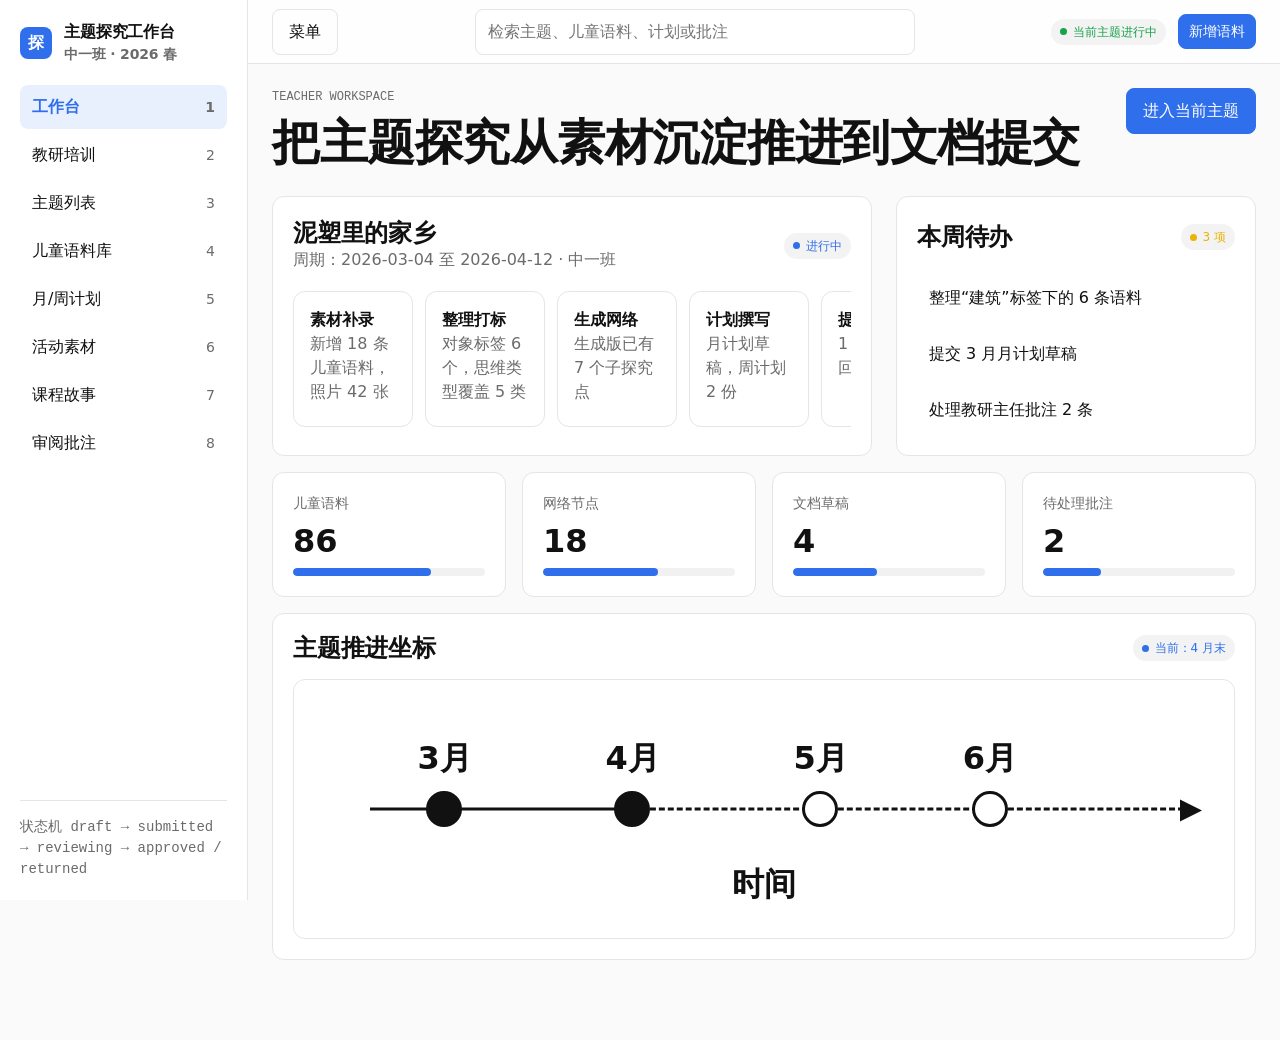
<file: screens/dashboard.html>
<!doctype html>
<html lang="zh-CN">
<head>
<meta charset="utf-8" />
<title>工作台 · 主题探究教师工作台</title>
<meta name="viewport" content="width=device-width, initial-scale=1" />
<link rel="stylesheet" href="../assets/tokens.css" />
<link rel="stylesheet" href="../assets/shared.css" />
<style>

    :root {
      --bg: #fafafa;
      --surface: #ffffff;
      --surface-warm: var(--surface);
      --fg: #111111;
      --fg-2: var(--fg);
      --muted: #6b6b6b;
      --meta: var(--muted);
      --border: #e5e5e5;
      --border-soft: var(--border);
      --accent: #2f6feb;
      --accent-on: #ffffff;
      --accent-hover: color-mix(in oklab, var(--accent), black 8%);
      --accent-active: color-mix(in oklab, var(--accent), black 14%);
      --success: #17a34a;
      --warn: #eab308;
      --danger: #dc2626;
      --font-display: "Inter", -apple-system, system-ui, sans-serif;
      --font-body: "Inter", -apple-system, system-ui, sans-serif;
      --font-mono: ui-monospace, "JetBrains Mono", monospace;
      --text-xs: 12px;
      --text-sm: 14px;
      --text-base: 16px;
      --text-lg: 20px;
      --text-xl: 24px;
      --text-2xl: 32px;
      --text-3xl: 48px;
      --text-4xl: 64px;
      --leading-body: 1.5;
      --leading-tight: 1.2;
      --tracking-display: -0.01em;
      --space-1: 4px;
      --space-2: 8px;
      --space-3: 12px;
      --space-4: 16px;
      --space-5: 20px;
      --space-6: 24px;
      --space-8: 32px;
      --space-12: 48px;
      --space-20: 80px;
      --section-y-desktop: 80px;
      --section-y-tablet: 48px;
      --section-y-phone: 32px;
      --radius-sm: 8px;
      --radius-md: 12px;
      --radius-lg: 16px;
      --radius-pill: 9999px;
      --elev-flat: none;
      --elev-ring: 0 0 0 1px var(--border);
      --elev-raised: 0 2px 8px color-mix(in oklab, var(--fg), transparent 92%);
      --focus-ring: 0 0 0 3px color-mix(in oklab, var(--accent), transparent 70%);
      --motion-fast: 150ms;
      --motion-base: 200ms;
      --ease-standard: cubic-bezier(0.2, 0, 0, 1);
      --container-max: 1200px;
      --container-gutter-desktop: 24px;
      --container-gutter-tablet: 16px;
      --container-gutter-phone: 12px;
    }

    * { box-sizing: border-box; }
    html { background: var(--bg); color: var(--fg); font-family: var(--font-body); }
    body { margin: 0; min-height: 100vh; line-height: var(--leading-body); }
    button, input, select, textarea { font: inherit; }
    button { cursor: pointer; }
    a { color: var(--accent); text-decoration: none; }
    a:hover { text-decoration: underline; }
    :focus-visible { outline: 0; box-shadow: var(--focus-ring); }

    .app-shell {
      display: grid;
      grid-template-columns: 248px minmax(0, 1fr);
      min-height: 100vh;
    }

    .sidebar {
      position: sticky;
      top: 0;
      height: 100vh;
      border-right: 1px solid var(--border);
      background: var(--surface);
      padding: var(--space-5);
      display: flex;
      flex-direction: column;
      gap: var(--space-5);
    }

    .brand {
      display: flex;
      align-items: center;
      gap: var(--space-3);
      font-weight: 600;
      letter-spacing: var(--tracking-display);
    }

    .brand-mark {
      width: 32px;
      height: 32px;
      border-radius: var(--radius-sm);
      display: grid;
      place-items: center;
      background: var(--accent);
      color: var(--accent-on);
      font-weight: 600;
    }

    .nav-list { display: grid; gap: var(--space-1); }
    .nav-btn {
      border: 0;
      width: 100%;
      background: transparent;
      color: var(--fg);
      border-radius: var(--radius-sm);
      display: flex;
      align-items: center;
      justify-content: space-between;
      padding: 10px 12px;
      text-align: left;
      transition: background var(--motion-fast) var(--ease-standard), color var(--motion-fast) var(--ease-standard);
    }
    .nav-btn:hover { background: color-mix(in oklab, var(--border), transparent 55%); }
    .nav-btn.active {
      background: color-mix(in oklab, var(--accent), transparent 90%);
      color: var(--accent);
      font-weight: 600;
    }

    .sidebar-foot {
      margin-top: auto;
      border-top: 1px solid var(--border);
      padding-top: var(--space-4);
      color: var(--muted);
      font-size: var(--text-sm);
    }

    .topbar {
      position: sticky;
      top: 0;
      z-index: 4;
      height: 64px;
      background: color-mix(in oklab, var(--bg), var(--surface) 78%);
      border-bottom: 1px solid var(--border);
      display: flex;
      align-items: center;
      justify-content: space-between;
      padding: 0 var(--container-gutter-desktop);
    }

    .mobile-menu { display: none; }
    .search {
      min-width: min(440px, 45vw);
      border: 1px solid var(--border);
      border-radius: var(--radius-sm);
      background: var(--surface);
      padding: 10px 12px;
      color: var(--fg);
    }

    .main { min-width: 0; }
    .content {
      width: min(100%, var(--container-max));
      margin: 0 auto;
      padding: var(--space-6) var(--container-gutter-desktop) var(--space-20);
    }

    .screen { display: none; }
    .screen.active { display: block; }

    .page-head {
      display: grid;
      grid-template-columns: minmax(0, 1fr) auto;
      gap: var(--space-4);
      align-items: start;
      margin-bottom: var(--space-6);
    }

    .eyebrow {
      color: var(--muted);
      font-family: var(--font-mono);
      font-size: var(--text-xs);
      text-transform: uppercase;
      letter-spacing: 0;
      margin-bottom: var(--space-2);
    }

    h1, h2, h3 {
      font-family: var(--font-display);
      line-height: var(--leading-tight);
      letter-spacing: var(--tracking-display);
      margin: 0;
    }
    h1 { font-size: clamp(var(--text-2xl), 4vw, var(--text-3xl)); }
    h2 { font-size: var(--text-xl); }
    h3 { font-size: var(--text-lg); }
    p { margin: 0; color: var(--muted); }

    .btn {
      border: 1px solid var(--border);
      border-radius: var(--radius-sm);
      background: transparent;
      color: var(--fg);
      padding: 10px 16px;
      min-height: 40px;
      display: inline-flex;
      align-items: center;
      justify-content: center;
      gap: var(--space-2);
      transition: background var(--motion-fast) var(--ease-standard), border-color var(--motion-fast) var(--ease-standard);
    }
    .btn:hover { background: color-mix(in oklab, var(--border), transparent 65%); text-decoration: none; }
    .btn-primary { background: var(--accent); border-color: var(--accent); color: var(--accent-on); }
    .btn-primary:hover { background: var(--accent-hover); border-color: var(--accent-hover); }
    .btn-small { min-height: 32px; padding: 6px 10px; font-size: var(--text-sm); }
    .btn-danger { color: var(--danger); border-color: color-mix(in oklab, var(--danger), transparent 65%); }

    .grid { display: grid; gap: var(--space-4); }
    .grid-2 { grid-template-columns: repeat(2, minmax(0, 1fr)); }
    .grid-3 { grid-template-columns: repeat(3, minmax(0, 1fr)); }
    .grid-4 { grid-template-columns: repeat(4, minmax(0, 1fr)); }
    .grid-main { grid-template-columns: minmax(0, 1.35fr) minmax(320px, 0.65fr); }

    .card {
      background: var(--surface);
      border: 1px solid var(--border);
      border-radius: var(--radius-md);
      padding: var(--space-5);
      box-shadow: var(--elev-flat);
    }

    .card-head, .row-between {
      display: flex;
      align-items: center;
      justify-content: space-between;
      gap: var(--space-3);
    }

    .stack { display: grid; gap: var(--space-4); }
    .stack-sm { display: grid; gap: var(--space-2); }
    .muted { color: var(--muted); }
    .meta { color: var(--meta); font-size: var(--text-sm); }
    .mono { font-family: var(--font-mono); font-variant-numeric: tabular-nums; }

    .badge {
      display: inline-flex;
      align-items: center;
      gap: 6px;
      width: max-content;
      border-radius: var(--radius-pill);
      background: color-mix(in oklab, var(--border), transparent 55%);
      color: var(--fg);
      padding: 4px 9px;
      font-size: var(--text-xs);
      white-space: nowrap;
    }
    .badge-dot::before {
      content: "";
      width: 7px;
      height: 7px;
      border-radius: var(--radius-pill);
      background: currentColor;
    }
    .success { color: var(--success); }
    .warn { color: var(--warn); }
    .danger { color: var(--danger); }
    .accent { color: var(--accent); }

    .progress {
      height: 8px;
      border-radius: var(--radius-pill);
      background: color-mix(in oklab, var(--border), transparent 45%);
      overflow: hidden;
    }
    .progress > span {
      display: block;
      height: 100%;
      border-radius: inherit;
      background: var(--accent);
    }

    .stat {
      display: grid;
      gap: var(--space-2);
    }
    .stat strong {
      font-size: var(--text-2xl);
      line-height: var(--leading-tight);
      font-variant-numeric: tabular-nums;
    }

    .table-wrap { overflow: auto; border: 1px solid var(--border); border-radius: var(--radius-md); }
    table { width: 100%; border-collapse: collapse; min-width: 760px; background: var(--surface); }
    th, td { padding: 13px 14px; border-bottom: 1px solid var(--border); text-align: left; vertical-align: top; }
    th { color: var(--muted); font-size: var(--text-sm); font-weight: 500; background: var(--bg); }
    tr:last-child td { border-bottom: 0; }

    .tabs, .filters {
      display: flex;
      flex-wrap: wrap;
      gap: var(--space-2);
    }
    .chip {
      border: 1px solid var(--border);
      border-radius: var(--radius-pill);
      background: var(--surface);
      color: var(--fg);
      padding: 7px 12px;
      font-size: var(--text-sm);
    }
    .chip.active {
      border-color: var(--accent);
      color: var(--accent);
      background: color-mix(in oklab, var(--accent), transparent 92%);
    }

    .field { display: grid; gap: var(--space-2); }
    .field label { font-weight: 600; font-size: var(--text-sm); }
    .field input, .field select, .field textarea {
      width: 100%;
      border: 1px solid var(--border);
      border-radius: var(--radius-sm);
      background: var(--surface);
      color: var(--fg);
      padding: 10px 12px;
      min-height: 42px;
    }
    .field textarea { min-height: 104px; resize: vertical; }

    .tag-picker {
      display: flex;
      flex-wrap: wrap;
      gap: var(--space-2);
    }

    .tag-option {
      display: inline-flex;
      align-items: center;
      gap: var(--space-2);
      border: 1px solid var(--border);
      border-radius: var(--radius-pill);
      padding: 7px 11px;
      background: var(--surface);
      font-size: var(--text-sm);
    }

    .tag-option input {
      width: 14px;
      height: 14px;
      margin: 0;
      accent-color: var(--accent);
    }

    .hero-workbench {
      min-height: 260px;
      display: grid;
      grid-template-columns: minmax(0, 1fr) 360px;
      gap: var(--space-6);
      align-items: stretch;
    }

    .timeline {
      display: grid;
      grid-template-columns: repeat(5, minmax(120px, 1fr));
      gap: var(--space-3);
      overflow: auto;
      padding-bottom: var(--space-2);
    }
    .timeline-step {
      border: 1px solid var(--border);
      border-radius: var(--radius-md);
      padding: var(--space-4);
      background: var(--surface);
      min-height: 120px;
    }

    .month-progress {
      margin-top: var(--space-4);
      display: grid;
      gap: var(--space-4);
    }
    .progress-chart {
      position: relative;
      min-height: 260px;
      border: 1px solid var(--border);
      border-radius: var(--radius-md);
      background: var(--surface);
      overflow: visible;
      padding: var(--space-5);
    }
    .axis-label {
      position: absolute;
      color: var(--fg);
      font-family: var(--font-display);
      font-size: var(--text-2xl);
      font-weight: 600;
      letter-spacing: var(--tracking-display);
    }
    .axis-label.x {
      left: 50%;
      bottom: 30px;
      transform: translateX(-50%);
    }
    .chart-axis-x {
      content: "";
      position: absolute;
      z-index: 1;
      top: 50%;
      height: 3px;
      transform: translateY(-50%);
    }
    .chart-axis-x-done {
      left: 76px;
      right: 64%;
      background: var(--fg);
    }
    .chart-axis-x-next {
      left: 36%;
      right: 50px;
      height: 0;
      border-top: 3px dashed var(--fg);
    }
    .chart-axis-x-next::after {
      content: "";
      position: absolute;
      width: 0;
      height: 0;
      border-style: solid;
      right: -18px;
      top: -11px;
      border-width: 11px 0 11px 22px;
      border-color: transparent transparent transparent var(--fg);
    }
    .chart-node {
      position: absolute;
      width: 36px;
      height: 36px;
      border: 3px solid var(--fg);
      border-radius: var(--radius-pill);
      background: var(--surface);
      color: var(--fg);
      display: grid;
      place-items: center;
      font-family: var(--font-display);
      font-size: 0;
      transform: translate(-50%, 50%);
      transition: transform var(--motion-fast) var(--ease-standard), border-color var(--motion-fast) var(--ease-standard), background var(--motion-fast) var(--ease-standard);
      z-index: 3;
    }
    .chart-node::before {
      content: attr(data-month-label);
      position: absolute;
      left: 50%;
      bottom: calc(100% + var(--space-3));
      transform: translateX(-50%);
      color: var(--fg);
      font-family: var(--font-display);
      font-size: var(--text-2xl);
      font-weight: 600;
      letter-spacing: var(--tracking-display);
      white-space: nowrap;
    }
    .chart-node:hover,
    .chart-node.open,
    .chart-node:focus-visible {
      transform: translate(-50%, 50%) scale(1.08);
      border-color: var(--accent);
      background: var(--surface);
      z-index: 8;
    }
    .chart-node.current {
      border-color: var(--fg);
      background: var(--surface);
    }
    .chart-node.is-complete {
      border-color: var(--fg);
      background: var(--fg);
    }
    .month-card {
      position: absolute;
      left: 50%;
      bottom: calc(100% + var(--space-3));
      width: min(280px, calc(100vw - 72px));
      transform: translateX(-50%) translateY(6px);
      opacity: 0;
      pointer-events: none;
      border: 1px solid var(--border);
      border-radius: var(--radius-md);
      background: var(--surface);
      color: var(--fg);
      padding: var(--space-4);
      box-shadow: var(--elev-raised);
      display: grid;
      gap: var(--space-3);
      text-align: left;
      font-family: var(--font-body);
      font-size: var(--text-sm);
      transition: opacity var(--motion-fast) var(--ease-standard), transform var(--motion-fast) var(--ease-standard);
    }
    .chart-node:hover .month-card,
    .chart-node.open .month-card,
    .chart-node:focus-visible .month-card {
      opacity: 1;
      pointer-events: auto;
      transform: translateX(-50%) translateY(0);
    }
    .month-card::after {
      content: "";
      position: absolute;
      left: calc(50% - 7px);
      bottom: -7px;
      width: 12px;
      height: 12px;
      border-right: 1px solid var(--border);
      border-bottom: 1px solid var(--border);
      background: var(--surface);
      transform: rotate(45deg);
    }
    .month-card-head {
      display: flex;
      align-items: center;
      justify-content: space-between;
      gap: var(--space-2);
    }
    .month-card-head strong {
      font-size: var(--text-lg);
      line-height: var(--leading-tight);
    }
    .month-actions {
      display: grid;
      grid-template-columns: 1fr 1fr;
      gap: var(--space-2);
    }
    .month-actions .btn {
      min-height: 34px;
      padding: 7px 9px;
      font-size: var(--text-sm);
    }

    .utterance-item {
      display: grid;
      grid-template-columns: auto minmax(0, 1fr) auto;
      gap: var(--space-3);
      align-items: start;
      border: 1px solid var(--border);
      border-radius: var(--radius-md);
      padding: var(--space-4);
      background: var(--surface);
    }
    .utterance-item.selected {
      border-color: var(--accent);
      background: color-mix(in oklab, var(--accent), transparent 96%);
    }
    .utterance-item input { width: 18px; height: 18px; margin-top: 3px; }

    .canvas {
      min-height: 520px;
      border: 1px solid var(--border);
      border-radius: var(--radius-md);
      background:
        linear-gradient(color-mix(in oklab, var(--border), transparent 72%) 1px, transparent 1px),
        linear-gradient(90deg, color-mix(in oklab, var(--border), transparent 72%) 1px, transparent 1px),
        var(--surface);
      background-size: 32px 32px;
      overflow: auto;
      padding: var(--space-5);
    }
    .mindmap {
      min-width: 860px;
      display: grid;
      grid-template-columns: 180px minmax(160px, 0.7fr) minmax(420px, 1.3fr);
      gap: var(--space-6);
      align-items: center;
    }
    .mindmap-column {
      display: grid;
      gap: var(--space-4);
      position: relative;
    }
    .node {
      position: relative;
      border: 1px solid var(--border);
      border-radius: var(--radius-md);
      background: var(--surface);
      padding: 12px 14px;
      box-shadow: var(--elev-flat);
      font-size: var(--text-sm);
    }
    .node::after {
      content: "";
      position: absolute;
      top: 50%;
      left: calc(100% + 1px);
      width: var(--space-6);
      border-top: 1px solid var(--border);
    }
    .node::before {
      content: "";
      position: absolute;
      top: calc(50% - 4px);
      left: calc(100% + var(--space-6) - 7px);
      width: 8px;
      height: 8px;
      border-top: 1px solid var(--border);
      border-right: 1px solid var(--border);
      transform: rotate(45deg);
      background: transparent;
    }
    .mindmap-column:last-child .node::before,
    .mindmap-column:last-child .node::after { display: none; }
    .node.theme {
      background: var(--accent);
      color: var(--accent-on);
      border-color: var(--accent);
      min-height: 128px;
      display: grid;
      align-content: center;
      gap: var(--space-2);
    }
    .node.theme .meta { color: color-mix(in oklab, var(--accent-on), transparent 24%); }
    .node.branch {
      border-color: color-mix(in oklab, var(--accent), transparent 70%);
      background: color-mix(in oklab, var(--accent), transparent 95%);
    }
    .activity-stack {
      display: grid;
      grid-template-columns: repeat(2, minmax(0, 1fr));
      gap: var(--space-3);
    }
    .activity-node {
      display: grid;
      gap: var(--space-2);
      min-height: 116px;
    }
    .activity-node.generated {
      border-color: var(--success);
      background: color-mix(in oklab, var(--success), transparent 96%);
    }
    .domain-tags {
      display: flex;
      flex-wrap: wrap;
      gap: 6px;
      margin-top: var(--space-1);
    }
    .domain-tag {
      border-radius: var(--radius-pill);
      border: 1px solid var(--border);
      padding: 2px 7px;
      color: var(--muted);
      font-size: var(--text-xs);
      background: var(--surface);
      white-space: nowrap;
    }

    .planner {
      display: grid;
      grid-template-columns: 280px minmax(0, 1fr);
      gap: var(--space-4);
    }
    .doc-nav {
      display: grid;
      gap: var(--space-2);
      align-content: start;
    }
    .plan-nav-group { display: grid; gap: var(--space-1); }
    .plan-month { padding: 10px 12px; }
    .plan-month .plan-caret,
    .plan-month .plan-label {
      display: inline-flex;
      align-items: center;
    }
    .plan-caret {
      width: 14px;
      height: 14px;
      display: inline-grid;
      place-items: center;
      font-size: 10px;
      color: var(--muted);
      transition: transform var(--motion-fast) var(--ease-standard), color var(--motion-fast) var(--ease-standard);
      flex: 0 0 auto;
    }
    .plan-nav-group.expanded .plan-caret { transform: rotate(90deg); color: var(--accent); }
    .plan-month .badge { margin-left: auto; }
    .plan-week-children {
      display: grid;
      gap: 2px;
      margin-left: var(--space-3);
      padding-left: var(--space-4);
      border-left: 1px solid var(--border-soft);
    }
    .plan-week-children[hidden] { display: none; }
    .plan-nav-group.expanded .plan-week-children { display: grid; }
    .plan-week { font-size: var(--text-sm); padding: 6px 10px; color: var(--muted); }
    .plan-week.active { color: var(--accent); }
    .plan-week .badge { font-size: 10px; padding: 2px 7px; }
    .plan-week-empty {
      display: block;
      font-size: var(--text-xs);
      color: var(--muted);
      font-style: italic;
      padding: 4px 8px;
    }
    .doc-section {
      border: 1px solid var(--border);
      border-radius: var(--radius-md);
      background: var(--surface);
      padding: var(--space-5);
      display: grid;
      gap: var(--space-4);
    }
    .plan-tab { justify-content: space-between; }
    .plan-doc { display: none; }
    .plan-doc.active { display: grid; }
    .week-summary {
      display: grid;
      grid-template-columns: repeat(3, minmax(0, 1fr));
      gap: var(--space-3);
    }
    .week-summary .card {
      padding: var(--space-4);
      border-radius: var(--radius-sm);
      background: var(--bg);
    }
    .reference-chain {
      display: grid;
      grid-template-columns: repeat(3, minmax(0, 1fr));
      gap: var(--space-3);
    }
    .reference-card,
    .source-card {
      border: 1px solid var(--border);
      border-radius: var(--radius-sm);
      background: var(--surface);
      padding: var(--space-4);
      display: grid;
      gap: var(--space-2);
      min-width: 0;
      color: var(--fg);
      text-align: left;
    }
    .reference-card.active {
      border-color: color-mix(in oklab, var(--accent), transparent 68%);
      background: color-mix(in oklab, var(--accent), transparent 95%);
    }
    .source-grid {
      display: grid;
      grid-template-columns: repeat(4, minmax(0, 1fr));
      gap: var(--space-3);
    }
    .month-plan-grid {
      display: grid;
      grid-template-columns: repeat(3, minmax(0, 1fr));
      gap: var(--space-3);
    }
    .month-plan-card {
      border: 1px solid var(--border);
      border-radius: var(--radius-sm);
      background: var(--bg);
      padding: var(--space-4);
      display: grid;
      gap: var(--space-2);
    }
    .review-month-panel { display: none; }
    .review-month-panel.active { display: block; }
    .source-type {
      color: var(--muted);
      font-size: var(--text-xs);
      font-family: var(--font-mono);
      text-transform: uppercase;
    }
    .source-list {
      margin: 0;
      padding-left: 18px;
      color: var(--muted);
      font-size: var(--text-sm);
    }
    .source-list li + li { margin-top: 4px; }
    .inline-actions {
      display: flex;
      flex-wrap: wrap;
      gap: var(--space-2);
      align-items: center;
    }
    .theme-stack {
      display: grid;
      gap: var(--space-4);
    }
    .theme-card {
      border: 1px solid var(--border);
      border-radius: var(--radius-md);
      background: var(--surface);
      padding: var(--space-5);
      display: grid;
      gap: var(--space-5);
    }
    .theme-card-head {
      display: grid;
      grid-template-columns: minmax(112px, 0.24fr) minmax(0, 1fr) auto;
      gap: var(--space-4);
      align-items: start;
    }
    .theme-month {
      display: grid;
      gap: var(--space-1);
      color: var(--fg);
    }
    .theme-month strong {
      font-size: clamp(36px, 5vw, var(--text-4xl));
      line-height: 0.95;
      letter-spacing: var(--tracking-display);
    }
    .theme-month span {
      color: var(--muted);
      font-size: var(--text-sm);
    }
    .theme-card h2 {
      font-size: var(--text-2xl);
      line-height: var(--leading-tight);
    }
    .theme-grid {
      display: grid;
      grid-template-columns: minmax(0, 1.05fr) minmax(0, 0.95fr);
      gap: var(--space-4);
    }
    .theme-block {
      border: 1px solid var(--border);
      border-radius: var(--radius-sm);
      background: var(--bg);
      padding: var(--space-4);
      display: grid;
      gap: var(--space-3);
    }
    .theme-block h3 {
      font-size: var(--text-lg);
      line-height: var(--leading-tight);
    }
    .theme-block p,
    .theme-block li {
      color: var(--muted);
      font-size: var(--text-sm);
    }
    .theme-goals {
      margin: 0;
      padding-left: 18px;
    }
    .theme-goals li + li { margin-top: var(--space-2); }
    .theme-evidence,
    .theme-domains {
      display: flex;
      flex-wrap: wrap;
      gap: var(--space-2);
    }
    .evidence-chip {
      border: 1px solid var(--border);
      border-radius: var(--radius-pill);
      background: var(--surface);
      padding: 6px 10px;
      color: var(--fg);
      font-size: var(--text-xs);
      display: inline-flex;
      gap: 6px;
      align-items: center;
    }
    .plan-summary {
      display: grid;
      grid-template-columns: repeat(3, minmax(0, 1fr));
      gap: var(--space-3);
    }
    .plan-summary > div {
      border: 1px solid var(--border);
      border-radius: var(--radius-sm);
      background: var(--surface);
      padding: var(--space-3);
      display: grid;
      gap: 4px;
    }
    .plan-summary strong {
      font-size: var(--text-xl);
      line-height: var(--leading-tight);
    }
    .schedule-table th:first-child,
    .schedule-table td:first-child {
      width: 86px;
      white-space: nowrap;
      font-weight: 600;
    }
    .weekly-plan-sheet {
      border: 1px solid var(--border);
      border-radius: var(--radius-md);
      background: var(--surface);
      overflow: hidden;
    }
    .weekly-title {
      display: grid;
      grid-template-columns: 1fr auto;
      gap: var(--space-3);
      align-items: center;
      padding: var(--space-4) var(--space-5);
      border-bottom: 1px solid var(--border);
      background: var(--bg);
    }
    .weekly-title h2 { font-size: var(--text-xl); }
    .weekly-meta {
      display: flex;
      flex-wrap: wrap;
      gap: var(--space-2);
      color: var(--muted);
      font-size: var(--text-sm);
    }
    .weekly-table-wrap { overflow-x: auto; }
    .weekly-table {
      width: 100%;
      min-width: 980px;
      border-collapse: collapse;
      background: var(--surface);
    }
    .weekly-table th,
    .weekly-table td {
      border-right: 1px solid var(--border);
      border-bottom: 1px solid var(--border);
      padding: 10px;
      vertical-align: top;
    }
    .weekly-table th:last-child,
    .weekly-table td:last-child { border-right: 0; }
    .weekly-table tr:last-child td { border-bottom: 0; }
    .weekly-table th {
      background: var(--bg);
      color: var(--fg);
      text-align: center;
      font-size: var(--text-sm);
      font-weight: 600;
    }
    .time-slot {
      width: 104px;
      background: var(--bg);
      color: var(--fg);
      font-family: var(--font-mono);
      font-size: var(--text-xs);
      text-align: center;
      white-space: nowrap;
    }
    .activity-cell {
      display: grid;
      gap: var(--space-2);
      min-width: 220px;
    }
    .activity-title {
      display: flex;
      flex-wrap: wrap;
      align-items: center;
      gap: var(--space-2);
    }
    .activity-cell strong { color: var(--fg); }
    .activity-cell .meta { line-height: 1.4; }
    .lesson-link {
      width: max-content;
      border: 1px solid var(--border);
      border-radius: var(--radius-pill);
      background: var(--surface);
      color: var(--accent);
      padding: 3px 8px;
      font-size: var(--text-xs);
      line-height: 1.2;
    }
    .lesson-link.fill {
      border-color: var(--accent);
      background: color-mix(in oklab, var(--accent), transparent 92%);
      font-weight: 600;
    }
    .lesson-status {
      display: inline-flex;
      width: max-content;
      align-items: center;
      border-radius: var(--radius-pill);
      padding: 3px 8px;
      background: color-mix(in oklab, var(--warn), transparent 86%);
      color: color-mix(in oklab, var(--warn), black 35%);
      font-size: var(--text-xs);
      line-height: 1.2;
    }
    .lesson-peek {
      position: fixed;
      z-index: 40;
      top: 0;
      right: 0;
      bottom: 0;
      left: 248px;
      width: auto;
      height: 100vh;
      transform: translateX(100%);
      opacity: 0;
      pointer-events: none;
      transition: transform var(--motion-base) var(--ease-standard), opacity var(--motion-base) var(--ease-standard);
      border-left: 1px solid var(--border);
      background: var(--bg);
      box-shadow: var(--elev-raised);
      overflow: auto;
    }
    .lesson-peek.open {
      transform: translateX(0);
      opacity: 1;
      pointer-events: auto;
    }
    .lesson-peek-head {
      position: sticky;
      top: 0;
      z-index: 1;
      display: grid;
      gap: var(--space-3);
      padding: var(--space-5) var(--space-6);
      border-bottom: 1px solid var(--border);
      background: var(--surface);
    }
    .lesson-peek-title {
      display: flex;
      align-items: center;
      justify-content: space-between;
      gap: var(--space-3);
    }
    .lesson-peek-title > div { min-width: 0; flex: 1; }
    .lesson-peek-title h2 { font-size: var(--text-xl); }
    .icon-btn {
      width: 36px;
      height: 36px;
      border: 1px solid var(--border);
      border-radius: var(--radius-sm);
      background: var(--surface);
      color: var(--fg);
      display: grid;
      place-items: center;
      flex: 0 0 auto;
    }
    .lesson-peek-body {
      display: grid;
      gap: var(--space-5);
      width: min(100%, var(--container-max));
      margin: 0 auto;
      padding: var(--space-6) var(--container-gutter-desktop) var(--space-20);
    }
    .lesson-peek-document {
      background: var(--surface);
      border: 1px solid var(--border);
      border-radius: var(--radius-md);
      padding: var(--space-6);
      display: grid;
      gap: var(--space-5);
    }
    .lesson-peek-meta {
      display: grid;
      gap: var(--space-2);
      padding-bottom: var(--space-4);
      border-bottom: 1px solid var(--border);
    }
    .lesson-peek-meta p { color: var(--fg); }
    .lesson-peek-sections {
      display: grid;
      gap: var(--space-5);
    }
    .lesson-peek-section {
      display: grid;
      gap: var(--space-2);
    }
    .lesson-peek-section + .lesson-peek-section {
      padding-top: var(--space-5);
      border-top: 1px solid var(--border);
    }
    .lesson-peek-section h3 { font-size: var(--text-lg); }
    .lesson-peek-section p {
      max-width: 78ch;
      color: var(--fg);
      white-space: pre-line;
    }
    .lesson-detail-panel { display: none; }
    .lesson-detail-panel.active { display: grid; }
    .lesson-editor-panel { display: none; }
    .lesson-editor-panel.active { display: grid; }
    .lesson-actions {
      display: flex;
      flex-wrap: wrap;
      gap: var(--space-2);
      justify-content: flex-end;
    }
    .lesson-summary-grid {
      display: grid;
      grid-template-columns: repeat(2, minmax(0, 1fr));
      gap: var(--space-4);
    }
    .lesson-summary-item {
      border: 1px solid var(--border);
      border-radius: var(--radius-sm);
      background: var(--bg);
      padding: var(--space-3);
      display: grid;
      gap: var(--space-1);
    }
    .lesson-summary-item span {
      color: var(--muted);
      font-size: var(--text-xs);
    }
    .lesson-outline {
      display: grid;
      grid-template-columns: repeat(2, minmax(0, 1fr));
      gap: var(--space-4);
    }
    .lesson-block {
      border: 1px solid var(--border);
      border-radius: var(--radius-sm);
      background: var(--bg);
      padding: var(--space-4);
      display: grid;
      gap: var(--space-2);
    }
    .lesson-block.wide { grid-column: 1 / -1; }
    .lesson-block textarea {
      width: 100%;
      min-height: 118px;
      border: 1px solid var(--border);
      border-radius: var(--radius-sm);
      background: var(--surface);
      color: var(--fg);
      padding: var(--space-3);
      resize: vertical;
    }
    /* ============== 教案编辑器抽屉 ============== */
    .lesson-drawer {
      position: fixed;
      z-index: 50;
      top: 0;
      right: 0;
      bottom: 0;
      left: 248px;
      height: 100vh;
      transform: translateX(100%);
      opacity: 0;
      pointer-events: none;
      transition: transform var(--motion-base) var(--ease-standard), opacity var(--motion-base) var(--ease-standard);
      border-left: 1px solid var(--border);
      background: var(--bg);
      box-shadow: var(--elev-raised);
      display: grid;
      grid-template-rows: auto 1fr auto;
      overflow: hidden;
    }
    .lesson-drawer.open {
      transform: translateX(0);
      opacity: 1;
      pointer-events: auto;
    }
    .lesson-drawer-head {
      position: sticky;
      top: 0;
      z-index: 1;
      display: grid;
      gap: var(--space-3);
      padding: var(--space-5) var(--space-6);
      border-bottom: 1px solid var(--border);
      background: var(--surface);
    }
    .lesson-drawer-title {
      display: flex;
      align-items: center;
      gap: var(--space-3);
    }
    .lesson-drawer-title > div { min-width: 0; flex: 1; }
    .lesson-drawer-title h2 { font-size: var(--text-xl); }
    .lesson-drawer-subtitle {
      display: flex;
      flex-wrap: wrap;
      gap: var(--space-2);
      align-items: center;
      color: var(--muted);
      font-size: var(--text-sm);
    }
    .lesson-drawer-body {
      overflow: auto;
      padding: var(--space-6) var(--container-gutter-desktop) var(--space-12);
      display: grid;
      gap: var(--space-5);
      width: min(100%, var(--container-max));
      margin: 0 auto;
    }
    .lesson-drawer-card {
      background: var(--surface);
      border: 1px solid var(--border);
      border-radius: var(--radius-md);
      padding: var(--space-5);
      display: grid;
      gap: var(--space-4);
    }
    .lesson-drawer-card-head {
      display: flex;
      align-items: center;
      justify-content: space-between;
      gap: var(--space-3);
      padding-bottom: var(--space-3);
      border-bottom: 1px solid var(--border);
    }
    .lesson-drawer-card-head h3 { font-size: var(--text-lg); }
    .lesson-drawer-card-head .meta { color: var(--muted); font-size: var(--text-sm); }
    .lesson-drawer-grid-2 {
      display: grid;
      grid-template-columns: repeat(2, minmax(0, 1fr));
      gap: var(--space-4);
    }
    .lesson-drawer-section {
      display: grid;
      gap: var(--space-2);
    }
    .lesson-drawer-section label {
      font-weight: 600;
      color: var(--fg);
    }
    .lesson-drawer-section .field-hint {
      color: var(--muted);
      font-size: var(--text-sm);
    }
    .lesson-drawer-section textarea {
      width: 100%;
      min-height: 110px;
      border: 1px solid var(--border);
      border-radius: var(--radius-sm);
      background: var(--surface);
      color: var(--fg);
      padding: var(--space-3);
      resize: vertical;
      font: inherit;
      line-height: 1.6;
    }
    .lesson-drawer-section textarea:focus {
      outline: none;
      border-color: var(--accent);
      box-shadow: var(--focus-ring);
    }
    .lesson-drawer-section .readonly-block {
      padding: var(--space-3);
      border: 1px solid var(--border);
      border-radius: var(--radius-sm);
      background: var(--bg);
      color: var(--fg);
      white-space: pre-wrap;
      line-height: 1.6;
    }
    .lesson-drawer-foot {
      display: flex;
      flex-wrap: wrap;
      gap: var(--space-2);
      justify-content: space-between;
      align-items: center;
      padding: var(--space-4) var(--space-6);
      border-top: 1px solid var(--border);
      background: var(--surface);
    }
    .lesson-drawer-foot .left,
    .lesson-drawer-foot .right {
      display: flex;
      flex-wrap: wrap;
      gap: var(--space-2);
    }
    .lesson-drawer-validation {
      padding: var(--space-3) var(--space-4);
      border-radius: var(--radius-sm);
      background: var(--bg);
      color: var(--muted);
      font-size: var(--text-sm);
      border: 1px solid var(--border);
    }
    .lesson-drawer-validation.danger { background: color-mix(in oklab, var(--danger), transparent 88%); color: color-mix(in oklab, var(--danger), black 30%); border-color: color-mix(in oklab, var(--danger), transparent 60%); }
    .lesson-drawer-validation.success { background: color-mix(in oklab, var(--success), transparent 88%); color: color-mix(in oklab, var(--success), black 30%); border-color: color-mix(in oklab, var(--success), transparent 60%); }
    @media (max-width: 920px) {
      .lesson-drawer { left: 0; width: 100vw; }
      .lesson-drawer-body { padding-inline: var(--container-gutter-phone); }
      .lesson-drawer-card { padding: var(--space-4); }
      .lesson-drawer-grid-2 { grid-template-columns: 1fr; }
    }
    .hidden { display: none !important; }
    .rich-placeholder {
      min-height: 92px;
      border: 1px dashed var(--border);
      border-radius: var(--radius-sm);
      background: var(--bg);
      padding: var(--space-4);
      color: var(--muted);
    }

    .annotation {
      border-left: 3px solid var(--accent);
      padding-left: var(--space-3);
      display: grid;
      gap: var(--space-1);
    }

    /* ── 审阅批注 4 分类结构 ─────────────────────────────── */
    .review-layout {
      display: grid;
      grid-template-columns: minmax(0, 0.85fr) minmax(0, 1.15fr);
      gap: var(--space-5);
      align-items: start;
    }
    @media (max-width: 1100px) {
      .review-layout { grid-template-columns: 1fr; }
    }
    .review-summary-card {
      position: sticky;
      top: var(--space-4);
      display: grid;
      gap: var(--space-4);
    }
    .review-status-row {
      display: flex;
      align-items: center;
      gap: var(--space-3);
      flex-wrap: wrap;
    }
    .review-summary-list {
      display: grid;
      gap: var(--space-3);
      margin: 0;
      padding: 0;
      list-style: none;
    }
    .review-summary-list li {
      display: grid;
      grid-template-columns: 96px 1fr;
      gap: var(--space-3);
      font-size: var(--text-sm);
      color: var(--muted);
      align-items: start;
    }
    .review-summary-list li strong {
      color: var(--fg);
      font-weight: 500;
    }
    .review-summary-list .label-mono {
      font-family: var(--font-mono);
      font-size: var(--text-xs);
      text-transform: uppercase;
      letter-spacing: 0.04em;
      color: var(--muted);
      padding-top: 2px;
    }
    .review-actions {
      display: flex;
      flex-wrap: wrap;
      gap: var(--space-2);
    }
    .annotation-stack {
      display: grid;
      gap: var(--space-4);
    }
    .annotation-category {
      border: 1px solid var(--border);
      border-radius: var(--radius-md);
      background: var(--surface);
      padding: var(--space-4) var(--space-5);
      display: grid;
      gap: var(--space-3);
    }
    .annotation-category[data-empty="true"] {
      background: var(--bg);
      border-style: dashed;
    }
    .annotation-category-head {
      display: flex;
      align-items: center;
      justify-content: space-between;
      gap: var(--space-3);
      flex-wrap: wrap;
    }
    .annotation-category-title {
      display: flex;
      align-items: center;
      gap: var(--space-3);
      font-size: var(--text-base);
      font-weight: 600;
      color: var(--fg);
    }
    .annotation-category-title .cat-index {
      font-family: var(--font-mono);
      font-size: var(--text-xs);
      letter-spacing: 0.06em;
      color: var(--muted);
      background: var(--bg);
      border: 1px solid var(--border);
      padding: 2px 8px;
      border-radius: var(--radius-pill);
    }
    .annotation-category-title .cat-name {
      font-weight: 600;
    }
    .annotation-category-title .cat-sub {
      font-size: var(--text-xs);
      color: var(--muted);
      font-weight: 400;
      margin-left: var(--space-2);
    }
    .annotation-count {
      font-family: var(--font-mono);
      font-size: var(--text-xs);
      color: var(--muted);
    }
    .annotation-count .num {
      color: var(--fg);
      font-weight: 600;
    }
    .annotation-empty {
      font-size: var(--text-sm);
      color: var(--muted);
      padding: var(--space-3);
      border: 1px dashed var(--border);
      border-radius: var(--radius-sm);
      background: var(--bg);
    }
    .annotation-list {
      display: grid;
      gap: var(--space-3);
      margin: 0;
      padding: 0;
      list-style: none;
    }
    .annotation-item {
      display: grid;
      grid-template-columns: minmax(0, 1fr) auto;
      gap: var(--space-3);
      padding: var(--space-3) var(--space-4);
      border: 1px solid var(--border);
      border-radius: var(--radius-sm);
      background: var(--surface);
      align-items: start;
    }
    .annotation-item[data-state="resolved"] {
      background: color-mix(in oklab, var(--success), transparent 92%);
      border-color: color-mix(in oklab, var(--success), transparent 60%);
    }
    .annotation-body {
      display: grid;
      gap: var(--space-1);
      min-width: 0;
    }
    .annotation-meta {
      display: flex;
      align-items: center;
      gap: var(--space-2);
      font-size: var(--text-xs);
      color: var(--muted);
      font-family: var(--font-mono);
      text-transform: uppercase;
      letter-spacing: 0.04em;
    }
    .annotation-meta .meta-tag {
      background: var(--bg);
      border: 1px solid var(--border);
      padding: 2px 8px;
      border-radius: var(--radius-pill);
    }
    .annotation-meta .meta-tag.cat-1 { color: oklch(45% 0.14 250); border-color: color-mix(in oklab, oklch(60% 0.14 250), transparent 50%); background: color-mix(in oklab, oklch(60% 0.14 250), transparent 86%); }
    .annotation-meta .meta-tag.cat-2 { color: oklch(45% 0.12 170); border-color: color-mix(in oklab, oklch(60% 0.12 170), transparent 50%); background: color-mix(in oklab, oklch(60% 0.12 170), transparent 86%); }
    .annotation-meta .meta-tag.cat-3 { color: oklch(45% 0.12 80); border-color: color-mix(in oklab, oklch(60% 0.12 80), transparent 50%); background: color-mix(in oklab, oklch(60% 0.12 80), transparent 86%); }
    .annotation-meta .meta-tag.cat-4 { color: oklch(45% 0.14 30); border-color: color-mix(in oklab, oklch(60% 0.14 30), transparent 50%); background: color-mix(in oklab, oklch(60% 0.14 30), transparent 86%); }
    .annotation-title {
      font-size: var(--text-base);
      font-weight: 600;
      color: var(--fg);
    }
    .annotation-text {
      font-size: var(--text-sm);
      color: var(--fg);
      line-height: var(--leading-body);
    }
    .annotation-source {
      font-size: var(--text-xs);
      color: var(--muted);
    }
    .annotation-action {
      align-self: start;
    }

    .toast {
      position: fixed;
      right: var(--space-6);
      bottom: var(--space-6);
      z-index: 10;
      border: 1px solid var(--border);
      border-radius: var(--radius-md);
      background: var(--surface);
      padding: var(--space-4);
      box-shadow: var(--elev-raised);
      color: var(--fg);
      opacity: 0;
      transform: translateY(12px);
      pointer-events: none;
      transition: opacity var(--motion-base) var(--ease-standard), transform var(--motion-base) var(--ease-standard);
    }
    .toast.show { opacity: 1; transform: translateY(0); }

    .drawer {
      position: fixed;
      inset: 0;
      z-index: 20;
      display: none;
      background: color-mix(in oklab, var(--fg), transparent 70%);
    }
    .drawer.open { display: grid; justify-items: end; }
    .drawer-panel {
      width: min(520px, 100%);
      height: 100%;
      background: var(--surface);
      padding: var(--space-6);
      display: grid;
      grid-template-rows: auto 1fr auto;
      gap: var(--space-5);
      box-shadow: var(--elev-raised);
    }

    @media (max-width: 1180px) {
      .grid-4 { grid-template-columns: repeat(2, minmax(0, 1fr)); }
      .source-grid { grid-template-columns: repeat(2, minmax(0, 1fr)); }
      .hero-workbench, .grid-main { grid-template-columns: 1fr; }
    }

    @media (max-width: 920px) {
      .app-shell { grid-template-columns: 1fr; }
      .sidebar {
        display: none;
        position: fixed;
        z-index: 30;
        inset: 0 auto 0 0;
        width: min(320px, 86vw);
      }
      .sidebar.open { display: flex; }
      .mobile-menu { display: inline-flex; }
      .topbar { padding: 0 var(--container-gutter-tablet); }
      .content { padding-inline: var(--container-gutter-tablet); }
      .page-head { grid-template-columns: 1fr; }
      .grid-2, .grid-3, .planner { grid-template-columns: 1fr; }
      .theme-card-head, .theme-grid, .plan-summary { grid-template-columns: 1fr; }
      .plan-week-children { margin-left: var(--space-2); padding-left: var(--space-3); }
      .week-summary, .reference-chain, .month-plan-grid { grid-template-columns: 1fr; }
      .lesson-outline { grid-template-columns: 1fr; }
      .search { min-width: 0; width: 100%; }
      .month-progress { overflow-x: visible; }
      .progress-chart { min-width: 0; min-height: 240px; }
      .axis-label { font-size: var(--text-xl); }
      .chart-axis-x { top: 50%; }
      .chart-axis-x-done { left: 44px; right: 64%; }
      .chart-axis-x-next { left: 36%; right: 34px; }
      .chart-node { width: 30px; height: 30px; border-width: 2px; }
      .chart-node::before { font-size: var(--text-xl); bottom: calc(100% + var(--space-2)); }
    }

    @media (max-width: 640px) {
      .topbar {
        height: auto;
        padding: var(--space-3) var(--container-gutter-phone);
        display: grid;
        grid-template-columns: auto 1fr;
      }
      .search { grid-column: 1 / -1; }
      .content { padding: var(--space-5) var(--container-gutter-phone) var(--space-12); }
      .grid-4, .source-grid { grid-template-columns: 1fr; }
      .card { padding: var(--space-4); }
      .theme-card { padding: var(--space-4); }
      .card-head, .row-between { align-items: flex-start; flex-direction: column; }
      .utterance-item { grid-template-columns: auto minmax(0, 1fr); }
      .utterance-item .badge { grid-column: 2; }
      .canvas { min-height: 480px; }
      .node { min-width: 96px; font-size: var(--text-xs); }
      .mindmap { min-width: 760px; grid-template-columns: 150px 150px 410px; }
      .activity-stack { grid-template-columns: 1fr; }
      .weekly-title { grid-template-columns: 1fr; }
      .lesson-peek {
        left: 0;
        width: 100vw;
        transform: translateX(100%);
      }
      .lesson-peek-body { padding-inline: var(--container-gutter-phone); }
      .lesson-peek-document { padding: var(--space-4); }
      .progress-chart { min-height: 220px; }
      .axis-label { font-size: var(--text-lg); }
      .axis-label.x { bottom: var(--space-4); }
      .chart-axis-x { top: 50%; height: 2px; }
      .chart-axis-x-done { left: 30px; right: 64%; }
      .chart-axis-x-next { left: 36%; right: 24px; border-top-width: 2px; }
      .chart-axis-x-next::after { right: -16px; top: -9px; border-width: 9px 0 9px 18px; }
      .chart-node { width: 24px; height: 24px; }
      .chart-node::before { font-size: var(--text-lg); }
    }

    /* ============== 提交月计划 ============== */
    .month-form {
      display: grid;
      gap: var(--space-5);
    }
    .month-form-head {
      display: grid;
      grid-template-columns: minmax(0, 1fr) auto;
      gap: var(--space-4);
      align-items: end;
    }
    .month-form-head .field { max-width: 220px; }
    .month-form-card {
      display: grid;
      gap: var(--space-5);
    }
    .month-form-card > .row-between:first-child { padding-bottom: 0; }
    .week-rows {
      display: grid;
      gap: var(--space-4);
    }
    .week-row {
      border: 1px solid var(--border);
      border-radius: var(--radius-md);
      background: var(--surface);
      padding: var(--space-4);
      display: grid;
      gap: var(--space-3);
    }
    .week-row-head {
      display: flex;
      align-items: center;
      justify-content: space-between;
      gap: var(--space-3);
    }
    .week-row-head strong {
      font-size: var(--text-lg);
      line-height: var(--leading-tight);
    }
    .week-row .grid-2 { gap: var(--space-3); }
    .evidence-readonly {
      border: 1px solid var(--border-soft);
      border-radius: var(--radius-sm);
      background: var(--bg);
      padding: var(--space-3);
      display: flex;
      flex-wrap: wrap;
      gap: var(--space-2);
      color: var(--muted);
      font-size: var(--text-sm);
      min-height: 42px;
      align-items: center;
    }
    .evidence-readonly .source-type {
      color: var(--fg);
      font-weight: 600;
    }
    .evidence-readonly .empty {
      color: var(--muted);
      font-style: italic;
    }
    .node-picker {
      border: 1px solid var(--border);
      border-radius: var(--radius-md);
      background: var(--surface);
      padding: var(--space-4);
      display: grid;
      gap: var(--space-3);
    }
    .node-picker-results {
      display: grid;
      gap: var(--space-2);
      max-height: 260px;
      overflow: auto;
    }
    .node-picker-row {
      display: flex;
      align-items: center;
      justify-content: space-between;
      gap: var(--space-3);
      padding: 10px 12px;
      border-radius: var(--radius-sm);
      border: 1px solid var(--border-soft);
      background: var(--bg);
    }
    .node-picker-row .meta { color: var(--muted); font-size: var(--text-xs); }
    .node-picker-row.selected {
      border-color: var(--accent);
      background: color-mix(in oklab, var(--accent), transparent 92%);
    }
    .node-picker-tags {
      display: flex;
      flex-wrap: wrap;
      gap: 6px;
      margin-top: 4px;
    }
    .node-picker-empty {
      color: var(--muted);
      font-size: var(--text-sm);
      padding: var(--space-3);
      text-align: center;
    }
    .add-week-btn {
      width: max-content;
      border: 1px dashed var(--border);
      border-radius: var(--radius-sm);
      background: transparent;
      color: var(--muted);
      padding: 10px 16px;
      min-height: 40px;
    }
    .add-week-btn:hover {
      border-color: var(--accent);
      color: var(--accent);
      background: color-mix(in oklab, var(--accent), transparent 94%);
    }
    /* ============== 月计划抽屉 ============== */
    .month-plan-drawer {
      position: fixed;
      z-index: 40;
      top: 0;
      right: 0;
      bottom: 0;
      left: 248px;
      width: auto;
      height: 100vh;
      transform: translateX(100%);
      opacity: 0;
      pointer-events: none;
      transition: transform var(--motion-base) var(--ease-standard), opacity var(--motion-base) var(--ease-standard);
      border-left: 1px solid var(--border);
      background: var(--bg);
      box-shadow: var(--elev-raised);
      overflow: auto;
      display: grid;
      grid-template-rows: auto 1fr;
    }
    .month-plan-drawer.open {
      transform: translateX(0);
      opacity: 1;
      pointer-events: auto;
    }
    .month-drawer-head {
      position: sticky;
      top: 0;
      z-index: 1;
      display: grid;
      gap: var(--space-3);
      padding: var(--space-5) var(--space-6);
      border-bottom: 1px solid var(--border);
      background: var(--surface);
    }
    .month-drawer-status {
      color: var(--muted);
      font-size: var(--text-sm);
    }
    .month-drawer-body {
      display: grid;
      gap: var(--space-5);
      width: min(100%, var(--container-max));
      margin: 0 auto;
      padding: var(--space-6) var(--container-gutter-desktop) var(--space-20);
      align-content: start;
    }
    .month-drawer-section {
      display: grid;
      gap: var(--space-4);
      padding-bottom: var(--space-4);
      border-bottom: 1px solid var(--border-soft);
    }
    .month-drawer-section:last-of-type { border-bottom: 0; }
    .source-inputs {
      display: grid;
      gap: var(--space-4);
    }
    .source-inputs textarea {
      width: 100%;
      min-height: 84px;
      border: 1px solid var(--border);
      border-radius: var(--radius-sm);
      background: var(--surface);
      color: var(--fg);
      padding: var(--space-3);
      resize: vertical;
    }
    .source-label-row {
      display: flex;
      align-items: center;
      justify-content: space-between;
      gap: var(--space-3);
    }
    /* 指南参考抽屉：比月计划抽屉更靠上层 */
    .guide-ref-drawer {
      position: fixed;
      z-index: 45;
      top: 0;
      right: 0;
      bottom: 0;
      left: 248px;
      height: 100vh;
      transform: translateX(100%);
      opacity: 0;
      pointer-events: none;
      transition: transform var(--motion-base) var(--ease-standard), opacity var(--motion-base) var(--ease-standard);
      border-left: 1px solid var(--border);
      background: var(--bg);
      box-shadow: var(--elev-raised);
      display: grid;
      grid-template-rows: auto 1fr;
      overflow: hidden;
    }
    .guide-ref-drawer.open {
      transform: translateX(0);
      opacity: 1;
      pointer-events: auto;
    }
    .guide-ref-head {
      display: grid;
      gap: var(--space-3);
      padding: var(--space-5) var(--space-6);
      border-bottom: 1px solid var(--border);
      background: var(--surface);
    }
    .guide-ref-head .search { width: 100%; min-width: 0; }
    .guide-ref-body {
      display: grid;
      grid-template-columns: 240px minmax(0, 1fr);
      min-height: 0;
      overflow: hidden;
    }
    .guide-ref-toc {
      border-right: 1px solid var(--border);
      background: var(--surface);
      padding: var(--space-4);
      overflow: auto;
      display: grid;
      gap: var(--space-1);
      align-content: start;
    }
    .guide-ref-toc a {
      display: block;
      padding: 6px 10px;
      border-radius: var(--radius-sm);
      color: var(--fg);
      font-size: var(--text-sm);
    }
    .guide-ref-toc a:hover { background: color-mix(in oklab, var(--border), transparent 55%); text-decoration: none; }
    .guide-ref-toc a.toc-domain { font-weight: 600; margin-top: var(--space-2); }
    .guide-ref-toc a.toc-aspect { padding-left: 20px; color: var(--muted); }
    .guide-ref-content {
      overflow: auto;
      padding: var(--space-6) var(--space-6) var(--space-20);
      display: grid;
      gap: var(--space-5);
      align-content: start;
    }
    .guide-domain > h2 {
      font-size: var(--text-2xl);
      padding-bottom: var(--space-2);
      border-bottom: 2px solid var(--accent);
      margin-bottom: var(--space-3);
    }
    .guide-aspect { margin-top: var(--space-4); }
    .guide-aspect > h3 { font-size: var(--text-lg); color: var(--accent); margin-bottom: var(--space-2); }
    .guide-goal {
      border: 1px solid var(--border);
      border-radius: var(--radius-md);
      background: var(--surface);
      padding: var(--space-4);
      display: grid;
      gap: var(--space-3);
      margin-bottom: var(--space-3);
    }
    .guide-goal > strong { font-size: var(--text-base); }
    .guide-goal-bands {
      display: grid;
      grid-template-columns: repeat(3, minmax(0, 1fr));
      gap: var(--space-2);
    }
    .guide-band {
      border: 1px solid var(--border-soft);
      border-radius: var(--radius-sm);
      background: var(--bg);
      padding: var(--space-3);
      font-size: var(--text-sm);
      color: var(--fg);
      display: grid;
      gap: 4px;
    }
    .guide-band .band-age { font-family: var(--font-mono); font-size: var(--text-xs); color: var(--muted); }
    .guide-advice {
      border-top: 1px dashed var(--border);
      padding-top: var(--space-2);
      display: grid;
      gap: 4px;
      font-size: var(--text-sm);
      color: var(--fg);
    }
    .guide-advice .advice-head { color: var(--fg); font-weight: 600; }
    .guide-advice ol,
    .guide-advice ul {
      list-style: none;
      padding: 0;
      margin: 0;
      display: grid;
      gap: 6px;
    }
    .guide-advice ol.advice-top { gap: 10px; margin-top: 4px; }
    .guide-advice ol.advice-top > li {
      display: block;
      margin-bottom: 8px;
    }
    .guide-advice ol.advice-top > li > .advice-text {
      display: inline;
    }
    .guide-advice ol.advice-top > li > div {
      display: block;
    }
    .guide-advice ol.advice-top > li::before {
      content: attr(data-n) "．";
      font-family: var(--font-mono);
      font-size: var(--text-sm);
      color: var(--accent);
      font-weight: 600;
      line-height: 1.6;
      display: inline-block;
      width: 26px;
      margin-right: 4px;
    }
    .guide-advice ol.advice-top > li > .advice-text {
      line-height: 1.6;
    }
    .guide-advice ol.advice-sub {
      margin-top: 6px;
      margin-left: 26px;
      gap: 4px;
    }
    .guide-advice ol.advice-sub > li {
      display: grid;
      grid-template-columns: 14px minmax(0, 1fr);
      gap: 4px;
      align-items: start;
      color: var(--muted);
    }
    .guide-advice ol.advice-sub > li::before {
      content: "·";
      color: var(--muted);
      font-weight: 700;
      line-height: 1.6;
    }
    .guide-advice ol.advice-sub > li > .advice-text { line-height: 1.6; }
    .guide-advice ol.advice-subnum > li {
      display: grid;
      grid-template-columns: 24px minmax(0, 1fr);
      gap: 4px;
      color: var(--muted);
    }
    .guide-advice ol.advice-subnum > li::before {
      content: attr(data-n) ")";
      font-family: var(--font-mono);
      font-size: var(--text-xs);
      color: var(--muted);
      line-height: 1.6;
    }
    .guide-advice ol.advice-subnum > li > .advice-text { line-height: 1.6; }
    .guide-advice > .advice-top-raw {
      display: grid;
      grid-template-columns: 14px minmax(0, 1fr);
      gap: 4px;
      color: var(--muted);
      line-height: 1.6;
    }
    .guide-advice > .advice-top-raw::before {
      content: "·";
      color: var(--muted);
      font-weight: 700;
    }
    .guide-ref-empty { color: var(--muted); padding: var(--space-4); }
    .child-corpus-toolbar { padding: 0 var(--space-6) var(--space-3); }
    .child-corpus-list {
      padding: var(--space-4) var(--space-6) var(--space-6);
      display: grid;
      gap: var(--space-3);
    }
    .child-corpus-row {
      display: grid;
      grid-template-columns: 18px minmax(0, 1fr) auto;
      gap: var(--space-3);
      align-items: start;
      padding: var(--space-4);
      border: 1px solid var(--border);
      border-radius: var(--radius-md);
      background: var(--surface);
      cursor: pointer;
      transition: border-color var(--motion-fast) var(--ease-standard);
    }
    .child-corpus-row:hover { border-color: var(--accent); }
    .child-corpus-row.selected { border-color: var(--accent); background: color-mix(in oklab, var(--accent), transparent 92%); }
    .child-corpus-row input { margin-top: 4px; accent-color: var(--accent); }
    .child-corpus-row .row-body strong { display: block; font-size: var(--text-base); margin-bottom: 4px; }
    .child-corpus-row .row-body p { color: var(--muted); font-size: var(--text-sm); margin: 0 0 6px; }
    .child-corpus-row .row-tags { display: flex; flex-wrap: wrap; gap: 6px; }
    .child-corpus-foot {
      display: flex;
      justify-content: space-between;
      align-items: center;
      gap: var(--space-3);
      padding: var(--space-4) var(--space-6);
      border-top: 1px solid var(--border);
      background: var(--surface);
    }
    @media (max-width: 920px) {
      .guide-ref-drawer { left: 0; }
      .guide-ref-body { grid-template-columns: 1fr; }
      .guide-ref-toc { display: none; }
      .guide-goal-bands { grid-template-columns: 1fr; }
    }
    .source-categories {
      display: grid;
      gap: var(--space-3);
    }
    .source-category {
      border: 1px solid var(--border);
      border-radius: var(--radius-md);
      background: var(--surface);
      padding: var(--space-4);
      display: grid;
      gap: var(--space-3);
    }
    .source-category-head {
      display: flex;
      align-items: center;
      justify-content: space-between;
      gap: var(--space-3);
    }
    .source-category-head strong {
      font-size: var(--text-base);
      line-height: var(--leading-tight);
    }
    .source-category-results {
      display: grid;
      gap: var(--space-2);
    }
    .source-category-row {
      display: flex;
      align-items: center;
      justify-content: space-between;
      gap: var(--space-3);
      padding: 10px 12px;
      border-radius: var(--radius-sm);
      border: 1px solid var(--border-soft);
      background: var(--bg);
    }
    .source-category-row.selected {
      border-color: var(--accent);
      background: color-mix(in oklab, var(--accent), transparent 92%);
    }
    @media (max-width: 920px) {
      .month-plan-drawer { left: 0; }
      .month-drawer-body { padding-inline: var(--container-gutter-tablet); }
    }
    @media (max-width: 640px) {
      .month-drawer-body { padding-inline: var(--container-gutter-phone); }
    }
    .month-form-foot {
      display: flex;
      flex-wrap: wrap;
      gap: var(--space-2);
      justify-content: flex-end;
    }
    .month-summary-line {
      color: var(--muted);
      font-size: var(--text-sm);
    }

    @media (max-width: 920px) {
      .month-form-head { grid-template-columns: 1fr; }
      .week-row .grid-2 { grid-template-columns: 1fr; }
    }
  
</style>
</head>
<body>
<div class="app-shell">
<aside class="sidebar" id="sidebar">
    <div class="brand">
      <div class="brand-mark">探</div>
      <div>
        <div>主题探究工作台</div>
        <div class="meta">中一班 · 2026 春</div>
      </div>
    </div>
    <nav class="nav-list" id="nav">
        <a class="nav-btn active" href="../index.html">工作台 <span class="meta">1</span></a>
        <a class="nav-btn" href="training.html">教研培训 <span class="meta">2</span></a>
        <a class="nav-btn" href="themes.html">主题列表 <span class="meta">3</span></a>
        <a class="nav-btn" href="corpus.html">儿童语料库 <span class="meta">4</span></a>
        <a class="nav-btn" href="plans.html">月/周计划 <span class="meta">5</span></a>
        <a class="nav-btn" href="materials.html">活动素材 <span class="meta">6</span></a>
        <a class="nav-btn" href="story.html">课程故事 <span class="meta">7</span></a>
        <a class="nav-btn" href="review.html">审阅批注 <span class="meta">8</span></a>
    </nav>
    <div class="sidebar-foot">
      <div class="mono">状态机 draft → submitted → reviewing → approved / returned</div>
    </div>
  </aside>
<main class="main">
<header class="topbar">
      <button aria-label="打开导航" class="btn mobile-menu" id="menuBtn">菜单</button>
      <input class="search" placeholder="检索主题、儿童语料、计划或批注" type="search" />
      <div class="row-between">
        <span class="badge badge-dot success">当前主题进行中</span>
        <button class="btn btn-primary btn-small" data-open-drawer="">新增语料</button>
      </div>
    </header>
<div class="content">
<section class="screen active active" data-od-id="screen-dashboard" id="dashboard">
<div class="page-head">
<div>
<div class="eyebrow">Teacher workspace</div>
<h1>把主题探究从素材沉淀推进到文档提交</h1>
</div>
<a class="btn btn-primary" href="themes.html">进入当前主题</a>
</div>
<div class="grid hero-workbench">
<div class="card stack">
<div class="card-head">
<div>
<h2>泥塑里的家乡</h2>
<p>周期：2026-03-04 至 2026-04-12 · 中一班</p>
</div>
<span class="badge badge-dot accent">进行中</span>
</div>
<div class="timeline">
<div class="timeline-step"><strong>素材补录</strong><p>新增 18 条儿童语料，照片 42 张</p></div>
<div class="timeline-step"><strong>整理打标</strong><p>对象标签 6 个，思维类型覆盖 5 类</p></div>
<div class="timeline-step"><strong>生成网络</strong><p>生成版已有 7 个子探究点</p></div>
<div class="timeline-step"><strong>计划撰写</strong><p>月计划草稿，周计划 2 份</p></div>
<div class="timeline-step"><strong>提交审阅</strong><p>1 份教案退回修改</p></div>
</div>
</div>
<div class="card stack">
<div class="card-head"><h2>本周待办</h2><span class="badge badge-dot warn">3 项</span></div>
<div class="stack-sm">
<a class="nav-btn" href="corpus.html">整理“建筑”标签下的 6 条语料</a>
<a class="nav-btn" href="plans.html#month-plan">提交 3 月月计划草稿</a>
<a class="nav-btn" href="review.html">处理教研主任批注 2 条</a>
</div>
</div>
</div>
<div class="grid grid-4" style="margin-top: var(--space-4);">
<div class="card stat"><span class="meta">儿童语料</span><strong>86</strong><div class="progress"><span style="width: 72%"></span></div></div>
<div class="card stat"><span class="meta">网络节点</span><strong>18</strong><div class="progress"><span style="width: 60%"></span></div></div>
<div class="card stat"><span class="meta">文档草稿</span><strong>4</strong><div class="progress"><span style="width: 44%"></span></div></div>
<div class="card stat"><span class="meta">待处理批注</span><strong>2</strong><div class="progress"><span style="width: 30%"></span></div></div>
</div>
<div class="card month-progress">
<div class="row-between">
<div>
<h2>主题推进坐标</h2>
</div>
<span class="badge badge-dot accent">当前：4 月末</span>
</div>
<div aria-label="主题推进时间轴" class="progress-chart">
<span class="axis-label x">时间</span>
<span aria-hidden="true" class="chart-axis-x chart-axis-x-done"></span>
<span aria-hidden="true" class="chart-axis-x chart-axis-x-next"></span>
<div aria-label="3 月节点" class="chart-node is-complete" data-month-label="3月" data-month-node="mar" role="button" style="left: 16%; bottom: 50%;" tabindex="0">
                <span class="month-card">
<span class="month-card-head"><strong>3 月</strong><span class="badge badge-dot success">已通过</span></span>
<span class="muted">启动“泥塑里的家乡”，完成主题网络和第 3-4 周计划。</span>
<span class="month-actions">
<button class="btn btn-small" data-plan-link="month-plan">月计划</button>
<button class="btn btn-small" data-review-link="review-mar">审核意见</button>
</span>
</span>
</div>
<div aria-label="4 月节点，当前月末" class="chart-node current is-complete" data-month-label="4月" data-month-node="apr" role="button" style="left: 36%; bottom: 50%;" tabindex="0">
                <span class="month-card">
<span class="month-card-head"><strong>4 月</strong><span class="badge badge-dot warn">月末</span></span>
<span class="muted">补齐课程依据引用，处理上级退回意见，准备 5 月主题延伸。</span>
<span class="month-actions">
<button class="btn btn-small btn-primary" data-plan-link="month-apr">月计划</button>
<button class="btn btn-small" data-review-link="review-apr">审核意见</button>
</span>
</span>
</div>
<div aria-label="5 月节点" class="chart-node" data-month-label="5月" data-month-node="may" role="button" style="left: 56%; bottom: 50%;" tabindex="0">
                <span class="month-card">
<span class="month-card-head"><strong>5 月</strong><span class="badge">预排</span></span>
<span class="muted">从花窗纹样延伸到家乡街巷和社区资源走访。</span>
<span class="month-actions">
<button class="btn btn-small" data-plan-link="month-may">月计划</button>
<button class="btn btn-small" data-review-link="review-may">审核意见</button>
</span>
</span>
</div>
<div aria-label="6 月节点" class="chart-node" data-month-label="6月" data-month-node="jun" role="button" style="left: 74%; bottom: 50%;" tabindex="0">
                <span class="month-card">
<span class="month-card-head"><strong>6 月</strong><span class="badge">未开始</span></span>
<span class="muted">整理作品档案，形成儿童表达、建构和家园资源的汇总。</span>
<span class="month-actions">
<button class="btn btn-small" data-plan-link="month-jun">月计划</button>
<button class="btn btn-small" data-review-link="review-jun">审核意见</button>
</span>
</span>
</div>
</div>
</div>
</section>
</div>
</main>
</div>

<div aria-hidden="true" class="drawer" id="drawer">
<div class="drawer-panel">
<div class="row-between">
<div><div class="eyebrow">New utterance</div><h2>新增儿童语料</h2></div>
<button class="btn btn-small" id="closeDrawer">关闭</button>
</div>
<div class="stack">
<div class="field">
<label for="childName">孩子姓名</label>
<select id="childName">
<option>孩子1</option>
<option>孩子2</option>
<option>孩子3</option>
<option value="custom">手动输入</option>
</select>
</div>
<div class="field" hidden="" id="customChildField">
<label for="customChildName">真实姓名或临时称呼</label>
<input id="customChildName" placeholder="老师记得时再填写"/>
</div>
<div class="field">
<label for="utteranceText">原话</label>
<textarea id="utteranceText" placeholder="听到孩子说的原话，或贴一段录音文字稿。"></textarea>
</div>
<div class="field">
<label>话语标签</label>
<div class="tag-picker" id="tagPicker"></div>
<div class="field" style="margin-top: var(--space-2);">
<input id="newTagInput" placeholder="新建标签，例如：屋顶 / 邻里关系 / 美感"/>
</div>
</div>
</div>
<div class="row-between" style="margin-top: var(--space-5);">
<button class="btn" id="closeDrawer2">取消</button>
<button class="btn btn-primary" id="saveUtterance">保存语料</button>
</div>
</div>
</div>


<aside aria-hidden="true" aria-label="提交月计划抽屉" class="month-plan-drawer" id="monthPlanDrawer">
<div class="month-drawer-head">
<div class="lesson-peek-title">
<button aria-label="返回月计划" class="icon-btn" id="monthPlanCloseBtn" title="返回月计划" type="button">
<svg aria-hidden="true" fill="none" height="18" stroke="currentColor" stroke-linecap="round" stroke-linejoin="round" stroke-width="2" viewbox="0 0 18 18" width="18"><path d="M11 4 L5 9 L11 14"></path></svg>
</button>
<div>
<div class="eyebrow">Submit month plan</div>
<h2>提交月计划</h2>
</div>
<button aria-label="关闭" class="icon-btn" id="monthPlanCloseBtnTop" type="button">×</button>
</div>
<div class="month-drawer-status" id="monthPlanDrawerStatus"></div>
</div>
<form class="month-drawer-body" id="monthPlanForm" onsubmit="return false;">

<div class="month-drawer-section">
<div class="grid grid-2">
<div class="field">
<label for="monthPlanMonth">月份</label>
<select id="monthPlanMonth">
<option value="3">3 月</option>
<option value="4" selected="">4 月</option>
<option value="5">5 月</option>
<option value="6">6 月</option>
<option value="7">7 月</option>
</select>
</div>
<div class="field">
<label for="monthPlanThemeSelect">本月主题</label>
<select id="monthPlanThemeSelect">
<option value="泥塑里的家乡 · 屋顶与花窗">泥塑里的家乡 · 屋顶与花窗</option>
<option value="泥塑里的家乡 · 社区街巷">泥塑里的家乡 · 社区街巷</option>
<option value="家乡的桥">家乡的桥</option>
<option value="我们的小展 · 作品整理与讲述">我们的小展 · 作品整理与讲述</option>
</select>
</div>
</div>
<div class="grid grid-2" style="margin-top: var(--space-3);">
<div class="field">
<label for="monthPlanStartDate">月计划开始日期</label>
<input id="monthPlanStartDate" type="date"/>
</div>
<div class="field">
<label for="monthPlanEndDate">月计划结束日期</label>
<input id="monthPlanEndDate" type="date"/>
</div>
</div>
</div>

<div class="month-drawer-section">
<div class="row-between">
<h2>主题来源</h2>
<span class="meta">四类依据，教师直接填写</span>
</div>
<div class="source-inputs">
<div class="field">
<div class="source-label-row">
<label for="monthPlanPolicyText">指南规范</label>
<button class="btn btn-small" id="openGuideRefBtn" type="button">查阅指南</button>
</div>
<textarea id="monthPlanPolicyText" placeholder="填写本月呼应的《3-6岁儿童学习与发展指南》领域与目标，可点击「查阅指南」参考。"></textarea>
</div>
<div class="field">
<label for="monthPlanCultureText">园本课程</label>
<textarea id="monthPlanCultureText" placeholder="填写呼应的园本课程线索、近期课题或园所文化。"></textarea>
</div>
<div class="field">
<div class="source-label-row">
<label>儿童视角</label>
<button class="btn btn-small" id="openChildCorpusBtn" type="button">从儿童语料库导入</button>
</div>
<div class="node-picker" id="monthPlanChildPicker">
<div class="source-category-results" id="monthPlanChildResults"></div>
<div class="month-summary-line" id="monthPlanSourceSummary">已选 0 条儿童语料</div>
</div>
</div>
<div class="field">
<label for="monthPlanResourceText">园所资源</label>
<textarea id="monthPlanResourceText" placeholder="填写可调用的家长资源、社区资源、园内材料等。"></textarea>
</div>
</div>
</div>

<div class="month-drawer-section">
<div class="row-between">
<h2>每周推进重点</h2>
<span class="meta">按月计划日期自动切分周次与起止时间</span>
</div>
<div class="week-rows" id="weekRows"></div>
</div>

<div class="month-form-foot">
<button class="btn" id="monthPlanCancelBtn" type="button">取消</button>
<button class="btn" id="monthPlanDraftBtn" type="button">保存草稿</button>
<button class="btn btn-primary" id="monthPlanSubmitBtn" type="button">提交月计划</button>
</div>
</form>
</aside>
<aside aria-hidden="true" aria-label="3-6岁儿童学习与发展指南" class="guide-ref-drawer" id="guideRefDrawer">
<div class="guide-ref-head">
<div class="lesson-peek-title">
<button aria-label="返回月计划" class="icon-btn" id="guideRefCloseBtn" title="返回" type="button">
<svg aria-hidden="true" fill="none" height="18" stroke="currentColor" stroke-linecap="round" stroke-linejoin="round" stroke-width="2" viewbox="0 0 18 18" width="18"><path d="M11 4 L5 9 L11 14"></path></svg>
</button>
<div>
<div class="eyebrow">Reference</div>
<h2>3-6 岁儿童学习与发展指南</h2>
</div>
<button aria-label="关闭" class="icon-btn" id="guideRefCloseBtnTop" type="button">×</button>
</div>
<input class="search" id="guideRefSearch" placeholder="检索领域、目标或关键词，例如：科学探究 / 情绪 / 阅读" type="search"/>
</div>
<div class="guide-ref-body">
<nav class="guide-ref-toc" id="guideRefToc" aria-label="指南目录"></nav>
<div class="guide-ref-content" id="guideRefContent"></div>
</div>
</aside>
<aside aria-hidden="true" aria-label="儿童语料库" class="guide-ref-drawer child-corpus-drawer" id="childCorpusDrawer">
<div class="guide-ref-head">
<div class="lesson-peek-title">
<button aria-label="返回月计划" class="icon-btn" id="childCorpusCloseBtn" title="返回" type="button">
<svg aria-hidden="true" fill="none" height="18" stroke="currentColor" stroke-linecap="round" stroke-linejoin="round" stroke-width="2" viewbox="0 0 18 18" width="18"><path d="M11 4 L5 9 L11 14"></path></svg>
</button>
<div>
<div class="eyebrow">Utterance corpus</div>
<h2>儿童语料库 · 导入月计划</h2>
</div>
<button aria-label="关闭" class="icon-btn" id="childCorpusCloseBtnTop" type="button">×</button>
</div>
<div class="child-corpus-toolbar">
<span class="meta">勾选要导入的本月儿童原话，点击右下角「导入到月计划」</span>
</div>
</div>
<div class="guide-ref-body">
<div class="child-corpus-list" id="childCorpusList"></div>
</div>
<div class="child-corpus-foot">
<span class="meta" id="childCorpusCount">已选 0 条</span>
<button class="btn btn-primary" id="childCorpusImportBtn" type="button">导入到月计划</button>
</div>
</aside>
<aside aria-hidden="true" aria-label="当前周计划教案预览" class="lesson-peek" id="lessonPeek">
<div class="lesson-peek-head">
<div class="lesson-peek-title">
<button aria-label="返回周计划" class="icon-btn" id="lessonPeekCloseBottom" title="返回周计划" type="button">
<svg aria-hidden="true" fill="none" height="18" stroke="currentColor" stroke-linecap="round" stroke-linejoin="round" stroke-width="2" viewbox="0 0 18 18" width="18"><path d="M11 4 L5 9 L11 14"></path></svg>
</button>
<div>
<div class="eyebrow">Lesson preview</div>
<h2 id="lessonPeekTitle">教案预览</h2>
</div>
<button aria-label="关闭教案预览" class="icon-btn" id="closeLessonPeek">×</button>
</div>
<div class="inline-actions">
<span class="badge badge-dot success">已完成</span>
<span class="badge" id="lessonPeekDomain">领域</span>
</div>
</div>
<div class="lesson-peek-body">
<div class="lesson-peek-meta">
<span class="source-type">活动来源</span>
<p id="lessonPeekSource">从周计划选择活动后显示来源。</p>
</div>
<div class="lesson-peek-sections" id="lessonPeekSections"></div>
<div class="inline-actions">
<button class="btn btn-primary" id="lessonPeekEdit">编辑教案</button>
</div>
</div>
</aside>
<aside aria-hidden="true" aria-label="主题活动教案编辑" class="lesson-drawer" id="lessonEditorDrawer">
<div class="lesson-drawer-head">
<div class="lesson-drawer-title">
<button aria-label="返回周计划" class="icon-btn" id="lessonDrawerBackBtn" title="返回周计划" type="button">
<svg aria-hidden="true" fill="none" height="18" stroke="currentColor" stroke-linecap="round" stroke-linejoin="round" stroke-width="2" viewbox="0 0 18 18" width="18"><path d="M11 4 L5 9 L11 14"></path></svg>
</button>
<div>
<div class="eyebrow" id="lessonDrawerEyebrow">Lesson editor</div>
<h2 id="lessonDrawerTitle">教案填写</h2>
</div>
<button aria-label="关闭" class="icon-btn" id="lessonDrawerCloseBtn" type="button">×</button>
</div>
<div class="lesson-drawer-subtitle">
<span class="badge badge-dot" id="lessonDrawerStatusBadge">未填写</span>
<span id="lessonDrawerDomainBadge" class="badge">领域</span>
<span class="meta" id="lessonDrawerActivityMeta">主题集体活动 · 30 分钟</span>
</div>
</div>
<div class="lesson-drawer-body">
<div class="lesson-drawer-card">
<div class="lesson-drawer-card-head">
<h3>活动信息</h3>
<span class="meta">基础字段 · 关联课程依据</span>
</div>
<div class="lesson-drawer-grid-2">
<div class="lesson-drawer-section">
<label for="lessonDrawerName">活动名称</label>
<input id="lessonDrawerName" type="text" placeholder="如：屋顶为什么是斜的"/>
</div>
<div class="lesson-drawer-section">
<label for="lessonDrawerType">活动类型</label>
<select id="lessonDrawerType">
<option value="theme_group_activity">主题集体活动</option>
<option value="routine_activity">常规活动</option>
</select>
</div>
<div class="lesson-drawer-section">
<label for="lessonDrawerDomain">领域归属</label>
<input id="lessonDrawerDomain" type="text" placeholder="如：科学、语言"/>
</div>
<div class="lesson-drawer-section">
<label for="lessonDrawerDuration">活动时长</label>
<input id="lessonDrawerDuration" type="text" placeholder="如：30 分钟"/>
</div>
</div>
<div class="lesson-drawer-section">
<label for="lessonDrawerSource">活动来源</label>
<textarea id="lessonDrawerSource" placeholder="说明本活动上承哪一周计划、综合了哪些依据。"></textarea>
</div>
<div class="lesson-drawer-section">
<label for="lessonDrawerEvidence">关联课程依据</label>
<select id="lessonDrawerEvidence">
<option value="">未选择</option>
<option value="policy">政策要求：指南中的科学探究与语言表达</option>
<option value="culture">园所文化：水乡建筑与泥塑园本课程</option>
<option value="resources">可用资源：社区老屋照片与家长访谈</option>
<option value="children">儿童需求：3 条儿童语料与作品照片</option>
<option value="week">周计划引用：第 3 周屋顶形状</option>
</select>
<span class="field-hint">主题相关活动在提交时必须至少关联 1 类课程依据。</span>
</div>
</div>

<div class="lesson-drawer-card">
<div class="lesson-drawer-card-head">
<h3>活动目标</h3>
<span class="meta">希望幼儿获得的经验</span>
</div>
<div class="lesson-drawer-section">
<textarea id="lessonDrawerGoal" placeholder="描述本次活动希望幼儿获得的经验。"></textarea>
</div>
</div>

<div class="lesson-drawer-card">
<div class="lesson-drawer-card-head">
<h3>活动准备</h3>
<span class="meta">材料、场地、儿童已有经验</span>
</div>
<div class="lesson-drawer-section">
<textarea id="lessonDrawerPrep" placeholder="列出材料、场地、照片、儿童已有经验和需要调用的课程依据。"></textarea>
</div>
</div>

<div class="lesson-drawer-card">
<div class="lesson-drawer-card-head">
<h3>活动流程</h3>
<span class="meta">导入 · 观察/操作 · 表达记录 · 回流主题网络</span>
</div>
<div class="lesson-drawer-section">
<textarea id="lessonDrawerProcess" placeholder="按导入、观察/操作、表达记录、回流主题网络等步骤填写。"></textarea>
</div>
</div>

<div class="lesson-drawer-card">
<div class="lesson-drawer-card-head">
<h3>活动延伸</h3>
<span class="meta">区域延伸 · 家庭观察 · 作品入库</span>
</div>
<div class="lesson-drawer-section">
<textarea id="lessonDrawerExtend" placeholder="填写区域延伸、家庭观察、作品入库或后续周计划衔接。"></textarea>
</div>
</div>

<div class="lesson-drawer-validation" id="lessonDrawerValidation">填写活动目标、活动准备、活动流程、活动延伸，并至少关联 1 类课程依据后即可提交。</div>
</div>
<div class="lesson-drawer-foot">
<div class="left">
<button class="btn" id="lessonDrawerCancelBtn" type="button">取消</button>
<button class="btn" id="lessonDrawerDraftBtn" type="button">保存草稿</button>
</div>
<div class="right">
<button class="btn btn-primary" id="lessonDrawerSubmitBtn" type="button">保存并提交教案</button>
</div>
</div>
</aside>
<div id="lessonDataStore" hidden aria-hidden="true">
<article class="lesson-detail-panel" id="lesson-roof">
<div class="lesson-outline">
<section class="lesson-block"><h3>活动目标</h3><p>观察不同屋顶形状，能说出斜屋顶和平屋顶的差异；尝试用“斜、流下、挡雨”等词表达自己的发现。</p></section>
<section class="lesson-block"><h3>活动准备</h3><p>社区老屋照片、幼儿园屋顶照片、斜面纸板、滴管、小水盘、儿童问题卡。</p></section>
<section class="lesson-block wide"><h3>活动流程</h3><p>1. 回看儿童原话，引出“为什么屋顶是斜的”。2. 比较照片中的屋顶形状。3. 用纸板和滴管观察水流方向。4. 幼儿记录发现并贴到主题墙。</p></section>
<section class="lesson-block wide"><h3>活动延伸</h3><p>在建构区继续尝试不同坡度的屋顶；请家长周末拍摄社区屋顶照片，回传到主题资料库。</p></section>
</div>
</article>
<article class="lesson-detail-panel" id="lesson-window-shapes">
<div class="lesson-outline">
<section class="lesson-block"><h3>活动目标</h3><p>未填写。</p></section>
<section class="lesson-block"><h3>活动准备</h3><p>未填写。</p></section>
<section class="lesson-block wide"><h3>活动流程</h3><p>未填写。</p></section>
<section class="lesson-block wide"><h3>活动延伸</h3><p>未填写。</p></section>
</div>
</article>
<article class="lesson-detail-panel" id="lesson-rubbing">
<div class="lesson-outline">
<section class="lesson-block"><h3>活动目标</h3><p>体验拓印方法，感知不同纹理的深浅、方向和重复，愿意用拓印作品表达家乡纹样。</p></section>
<section class="lesson-block"><h3>活动准备</h3><p>蜡笔、薄纸、可触摸纹理板、门窗纹样照片、作品晾晒夹。</p></section>
<section class="lesson-block wide"><h3>活动流程</h3><p>1. 教师示范拓印手法。2. 幼儿选择材料尝试拓印。3. 比较不同工具产生的纹理。4. 为作品命名并拍照入库。</p></section>
<section class="lesson-block wide"><h3>活动延伸</h3><p>把拓印作品带到泥工区，作为泥板压印和花窗墙拼摆的设计参考。</p></section>
</div>
</article>
<article class="lesson-detail-panel" id="lesson-clay-tile">
<div class="lesson-outline">
<section class="lesson-block"><h3>活动目标</h3><p>尝试用压印、刻画、拼接等方式制作泥板花砖，能说明自己选择的纹样来源。</p></section>
<section class="lesson-block"><h3>活动准备</h3><p>泥板、压印工具、瓦当和花窗照片、湿布、作品托盘、标签纸。</p></section>
<section class="lesson-block wide"><h3>活动流程</h3><p>1. 回顾花窗纹样和拓印作品。2. 选择工具在泥板上压印。3. 调整排列和边框。4. 记录作品名称、纹样来源和制作方法。</p></section>
<section class="lesson-block wide"><h3>活动延伸</h3><p>将作品拼成“家乡花窗墙”，并在展览活动中由幼儿向同伴和家长介绍。</p></section>
</div>
</article>
<article class="lesson-detail-panel" id="lesson-intro-theme">
            <div class="lesson-outline">
              <section class="lesson-block"><h3>活动目标</h3><p>通过照片和故事引出家乡的泥塑传统。</p></section>
              <section class="lesson-block"><h3>活动准备</h3><p>唤醒儿童已有经验。 展示岭南老屋照片、瓦当、窗格和泥塑作品照片。</p></section>
              <section class="lesson-block wide"><h3>活动流程</h3><p>1. 围圈讨论：今天我们要去哪里旅行？ 2. 展示泥塑老屋照片。 3. 引导儿童观察形状、颜色、纹样。 4. 把照片分类放到主题墙上。</p></section>
              <section class="lesson-block wide"><h3>活动延伸</h3><p>把"我看到的家乡"画下来，下周一起看老房子。</p></section>
            </div>
          </article>

<article class="lesson-detail-panel" id="lesson-old-house">
            <div class="lesson-outline">
              <section class="lesson-block"><h3>活动目标</h3><p>展示岭南老屋照片，记录儿童提问。</p></section>
              <section class="lesson-block"><h3>活动准备</h3><p>发现老屋结构与现在房子的不同。 社区老屋照片、瓦当、墙绘、窗格照片。</p></section>
              <section class="lesson-block wide"><h3>活动流程</h3><p>1. 投影 6 张老屋照片。 2. 儿童用"我看到..."句式描述。 3. 教师记录儿童原话形成问题卡。 4. 把问题卡贴到主题墙。</p></section>
              <section class="lesson-block wide"><h3>活动延伸</h3><p>儿童用泥塑捏一个老房子。</p></section>
            </div>
          </article>

<article class="lesson-detail-panel" id="lesson-theme-network">
            <div class="lesson-outline">
              <section class="lesson-block"><h3>活动目标</h3><p>与儿童共同画出初步主题网络图。</p></section>
              <section class="lesson-block"><h3>活动准备</h3><p>把儿童兴趣落到可探究的方向。 大白纸、水彩笔、儿童问题卡。</p></section>
              <section class="lesson-block wide"><h3>活动流程</h3><p>1. 复述本周问题卡。 2. 教师用圆圈画出中心词"泥塑里的家乡"。 3. 儿童举手建议分支。 4. 把分支画到主题墙上。</p></section>
              <section class="lesson-block wide"><h3>活动延伸</h3><p>在区域活动里补充分支。</p></section>
            </div>
          </article>

<article class="lesson-detail-panel" id="lesson-my-hometown">
            <div class="lesson-outline">
              <section class="lesson-block"><h3>活动目标</h3><p>儿童用简笔画或照片介绍自己的家乡。</p></section>
              <section class="lesson-block"><h3>活动准备</h3><p>建立儿童对家乡具体意象。 简笔画纸、彩色笔、家庭照片（选）。</p></section>
              <section class="lesson-block wide"><h3>活动流程</h3><p>1. 教师示范：我的家乡在... 2. 儿童画自己家乡。 3. 同伴介绍作品。 4. 把作品汇成家乡展览。</p></section>
              <section class="lesson-block wide"><h3>活动延伸</h3><p>周末请家长带儿童走一遍家乡。</p></section>
            </div>
          </article>

<article class="lesson-detail-panel" id="lesson-clay-from-where">
            <div class="lesson-outline">
              <section class="lesson-block"><h3>活动目标</h3><p>共同生成下周要探究的问题。</p></section>
              <section class="lesson-block"><h3>活动准备</h3><p>把泥土作为下一阶段探究对象。 问题卡、泥土样本、放大镜。</p></section>
              <section class="lesson-block wide"><h3>活动流程</h3><p>1. 触摸不同来源的泥样本。 2. 儿童用问题卡记录"泥从哪里来"。 3. 把问题卡贴到主题墙。 4. 预约下周家长带家乡的泥。</p></section>
              <section class="lesson-block wide"><h3>活动延伸</h3><p>收集不同来源的泥样本做对比。</p></section>
            </div>
          </article>

<article class="lesson-detail-panel" id="lesson-clay-what">
            <div class="lesson-outline">
              <section class="lesson-block"><h3>活动目标</h3><p>观察泥土的颜色、干湿和气味。</p></section>
              <section class="lesson-block"><h3>活动准备</h3><p>建立对泥土的感官经验。 不同来源的泥样本、水、放大镜、记录单。</p></section>
              <section class="lesson-block wide"><h3>活动流程</h3><p>1. 围圈展示 4 种泥样本。 2. 儿童用五感描述。 3. 教师用放大镜引出"颗粒"。 4. 记录到材料表。</p></section>
              <section class="lesson-block wide"><h3>活动延伸</h3><p>儿童把喜欢的一种泥带回家。</p></section>
            </div>
          </article>

<article class="lesson-detail-panel" id="lesson-clay-dry-wet">
            <div class="lesson-outline">
              <section class="lesson-block"><h3>活动目标</h3><p>比较干泥、湿泥、稀泥的塑形差异。</p></section>
              <section class="lesson-block"><h3>活动准备</h3><p>理解湿度对塑形的影响。 干泥、湿泥、稀泥、水、塑料小碗。</p></section>
              <section class="lesson-block wide"><h3>活动流程</h3><p>1. 三种泥各取一团。 2. 儿童尝试塑形：团圆、压扁、搓条。 3. 记录哪种最容易塑形。 4. 讨论为什么。</p></section>
              <section class="lesson-block wide"><h3>活动延伸</h3><p>区域活动继续探索干湿泥的塑形。</p></section>
            </div>
          </article>

<article class="lesson-detail-panel" id="lesson-clay-ball-flat">
            <div class="lesson-outline">
              <section class="lesson-block"><h3>活动目标</h3><p>练习基本泥工动作：团圆、压扁、搓条。</p></section>
              <section class="lesson-block"><h3>活动准备</h3><p>掌握泥工基本动作。 泥团、垫板、小刀。</p></section>
              <section class="lesson-block wide"><h3>活动流程</h3><p>1. 教师示范三种动作。 2. 儿童分组建一个"泥工动作百宝箱"。 3. 把作品分类摆放。 4. 互相看作品说动作。</p></section>
              <section class="lesson-block wide"><h3>活动延伸</h3><p>在美工区继续练习。</p></section>
            </div>
          </article>

<article class="lesson-detail-panel" id="lesson-clay-my-house">
            <div class="lesson-outline">
              <section class="lesson-block"><h3>活动目标</h3><p>用基本泥工动作做自己的家。</p></section>
              <section class="lesson-block"><h3>活动准备</h3><p>把泥工动作组合成完整作品。 泥团、垫板、牙签、装饰材料。</p></section>
              <section class="lesson-block wide"><h3>活动流程</h3><p>1. 回顾基本动作。 2. 儿童分组建"我家"立体结构。 3. 装饰门窗。 4. 拍照记录作品说明。</p></section>
              <section class="lesson-block wide"><h3>活动延伸</h3><p>把作品摆在班级"家乡"展示角。</p></section>
            </div>
          </article>

<article class="lesson-detail-panel" id="lesson-clay-intro">
            <div class="lesson-outline">
              <section class="lesson-block"><h3>活动目标</h3><p>同伴面前介绍作品，录音记录。</p></section>
              <section class="lesson-block"><h3>活动准备</h3><p>发展口语表达与同伴反馈。 录音设备、作品、讲述支架（句式卡）。</p></section>
              <section class="lesson-block wide"><h3>活动流程</h3><p>1. 句式卡：我的泥塑是... 我用...做了... 2. 儿童 2 人一组互相介绍。 3. 教师录音。 4. 把录音回放给大家。</p></section>
              <section class="lesson-block wide"><h3>活动延伸</h3><p>把录音上传到主题资料库。</p></section>
            </div>
          </article>

<article class="lesson-detail-panel" id="lesson-apr-repeat">
            <div class="lesson-outline">
              <section class="lesson-block"><h3>活动目标</h3><p>数清重复单元并记录。</p></section>
              <section class="lesson-block"><h3>活动准备</h3><p>感知重复图案的规律。 花窗照片、记录单、彩笔。</p></section>
              <section class="lesson-block wide"><h3>活动流程</h3><p>1. 投影 3 张花窗照片。 2. 儿童用手指描出重复单元。 3. 数清楚每张照片重复几次。 4. 画到记录单上。</p></section>
              <section class="lesson-block wide"><h3>活动延伸</h3><p>在美工区继续观察其他重复图案。</p></section>
            </div>
          </article>

<article class="lesson-detail-panel" id="lesson-apr-symmetry">
            <div class="lesson-outline">
              <section class="lesson-block"><h3>活动目标</h3><p>观察左右、上下、旋转对称。</p></section>
              <section class="lesson-block"><h3>活动准备</h3><p>理解对称概念。 花窗照片、镜子、白纸、对称贴纸。</p></section>
              <section class="lesson-block wide"><h3>活动流程</h3><p>1. 展示 3 张对称花窗。 2. 儿童用镜子验证。 3. 找自己身上的对称。 4. 做出对称剪纸。</p></section>
              <section class="lesson-block wide"><h3>活动延伸</h3><p>在美工区尝试自己设计对称图案。</p></section>
            </div>
          </article>

<article class="lesson-detail-panel" id="lesson-apr-window-story">
            <div class="lesson-outline">
              <section class="lesson-block"><h3>活动目标</h3><p>儿童讲述家中窗户的形状与故事。</p></section>
              <section class="lesson-block"><h3>活动准备</h3><p>关联家庭经验。 家庭窗户照片（提前请家长发）、讲述支架。</p></section>
              <section class="lesson-block wide"><h3>活动流程</h3><p>1. 围圈分享 2-3 位儿童的照片。 2. 共同记录窗户特点。 3. 想象"如果是我家的窗，我会..." 4. 写或画到材料单。</p></section>
              <section class="lesson-block wide"><h3>活动延伸</h3><p>请家长补充家里窗户的故事。</p></section>
            </div>
          </article>

<article class="lesson-detail-panel" id="lesson-apr-home-window">
            <div class="lesson-outline">
              <section class="lesson-block"><h3>活动目标</h3><p>与家长一起寻找社区里特别的窗。</p></section>
              <section class="lesson-block"><h3>活动准备</h3><p>扩展社区资源。 家庭观察单、相机或手机。</p></section>
              <section class="lesson-block wide"><h3>活动流程</h3><p>1. 周末家长带儿童找一扇"特别的窗"。 2. 拍照。 3. 回到班级展示照片。 4. 共同投票"最特别的窗"。</p></section>
              <section class="lesson-block wide"><h3>活动延伸</h3><p>把社区"特别的窗"汇总成展览。</p></section>
            </div>
          </article>

<article class="lesson-detail-panel" id="lesson-apr-window-pattern">
            <div class="lesson-outline">
              <section class="lesson-block"><h3>活动目标</h3><p>家长与儿童一起描述窗上图案。</p></section>
              <section class="lesson-block"><h3>活动准备</h3><p>把家庭观察转化为语言。 家庭观察单（图案类）、窗格照片。</p></section>
              <section class="lesson-block wide"><h3>活动流程</h3><p>1. 儿童用句式卡"我家的窗有..."讲述。 2. 教师和儿童一起把图案分类：动物/植物/几何。 3. 把分类贴到主题墙上。</p></section>
              <section class="lesson-block wide"><h3>活动延伸</h3><p>把图案汇总成班级"窗的百宝库"。</p></section>
            </div>
          </article>

<article class="lesson-detail-panel" id="lesson-apr-street-symbol">
            <div class="lesson-outline">
              <section class="lesson-block"><h3>活动目标</h3><p>认识瓦当、门楣、窗花的符号含义。</p></section>
              <section class="lesson-block"><h3>活动准备</h3><p>把符号作为家乡文化线索。 社区门窗符号照片、符号小卡。</p></section>
              <section class="lesson-block wide"><h3>活动流程</h3><p>1. 展示 5 张老街门窗照片。 2. 儿童用"我看到..."描述。 3. 一起猜这些符号代表什么（吉祥、辟邪、富贵等）。 4. 选一个最有趣的画下来。</p></section>
              <section class="lesson-block wide"><h3>活动延伸</h3><p>周末请家长带儿童走老街找符号。</p></section>
            </div>
          </article>

<article class="lesson-detail-panel" id="lesson-apr-route-map">
            <div class="lesson-outline">
              <section class="lesson-block"><h3>活动目标</h3><p>共同绘制走访路线与节点。</p></section>
              <section class="lesson-block"><h3>活动准备</h3><p>用空间语言表达家乡。 大白纸、彩笔、走访点照片。</p></section>
              <section class="lesson-block wide"><h3>活动流程</h3><p>1. 围圈讨论走访点（老屋、桥、铺子等）。 2. 在白纸上画大致方位。 3. 儿童用箭头标出路线。 4. 标注"起点→终点"。</p></section>
              <section class="lesson-block wide"><h3>活动延伸</h3><p>周末按路线小走一段。</p></section>
            </div>
          </article>

<article class="lesson-detail-panel" id="lesson-apr-interview">
            <div class="lesson-outline">
              <section class="lesson-block"><h3>活动目标</h3><p>提前生成采访问题并演练倾听。</p></section>
              <section class="lesson-block"><h3>活动准备</h3><p>学习采访礼仪与倾听。 采访问题卡、模拟话筒。</p></section>
              <section class="lesson-block wide"><h3>活动流程</h3><p>1. 头脑风暴"我们想问长辈什么"。 2. 教师整理 5 个问题。 3. 儿童两两演练"我问你答"。 4. 列出家里愿意来的长辈。</p></section>
              <section class="lesson-block wide"><h3>活动延伸</h3><p>下周邀请家长到班级分享。</p></section>
            </div>
          </article>

<article class="lesson-detail-panel" id="lesson-apr-sketch">
            <div class="lesson-outline">
              <section class="lesson-block"><h3>活动目标</h3><p>用速写记录走访中看到的纹样。</p></section>
              <section class="lesson-block"><h3>活动准备</h3><p>用线条捕捉家乡符号。 速写本、铅笔、走访照片。</p></section>
              <section class="lesson-block wide"><h3>活动流程</h3><p>1. 教师示范速写线条。 2. 儿童从走访照片中选 3 个纹样。 3. 快速画下（5 分钟/张）。 4. 互相欣赏速写。</p></section>
              <section class="lesson-block wide"><h3>活动延伸</h3><p>把速写作为美工区材料继续创作。</p></section>
            </div>
          </article>

<article class="lesson-detail-panel" id="lesson-apr-weekend-story">
            <div class="lesson-outline">
              <section class="lesson-block"><h3>活动目标</h3><p>请家长协助记录一段家乡街巷故事。</p></section>
              <section class="lesson-block"><h3>活动准备</h3><p>把家庭故事纳入主题资源。 家庭记录单、录音或视频。</p></section>
              <section class="lesson-block wide"><h3>活动流程</h3><p>1. 教师讲解记录单用法。 2. 儿童周末和家长走一次老街。 3. 录下一段对话或拍一组照片。 4. 周一回到班级分享。</p></section>
              <section class="lesson-block wide"><h3>活动延伸</h3><p>把故事汇成班级"街巷之声"专题。</p></section>
            </div>
          </article>

<article class="lesson-detail-panel" id="lesson-apr-helper">
            <div class="lesson-outline">
              <section class="lesson-block"><h3>活动目标</h3><p>梳理可邀请的家长与社区资源。</p></section>
              <section class="lesson-block"><h3>活动准备</h3><p>建立社区资源地图。 社区资源小卡、白纸。</p></section>
              <section class="lesson-block wide"><h3>活动流程</h3><p>1. 头脑风暴"我们身边谁懂老房子"。 2. 教师画资源地图：家庭 / 邻居 / 工匠 / 收藏家。 3. 选 3 位可以邀请的人。 4. 派发邀请小卡。</p></section>
              <section class="lesson-block wide"><h3>活动延伸</h3><p>下周邀请家长到班级分享。</p></section>
            </div>
          </article>

<article class="lesson-detail-panel" id="lesson-apr-material">
            <div class="lesson-outline">
              <section class="lesson-block"><h3>活动目标</h3><p>了解泥、瓦、木等材料来源。</p></section>
              <section class="lesson-block"><h3>活动准备</h3><p>理解材料与家乡地理关系。 泥、瓦片、木头样本、家乡地图。</p></section>
              <section class="lesson-block wide"><h3>活动流程</h3><p>1. 教师展示 3 种材料。 2. 儿童用五感摸、闻、看。 3. 在地图上标"这种材料在我家乡的哪里"。 4. 讨论为什么不同地方有不同材料。</p></section>
              <section class="lesson-block wide"><h3>活动延伸</h3><p>区域活动继续观察其他家乡材料。</p></section>
            </div>
          </article>

<article class="lesson-detail-panel" id="lesson-apr-resource-map">
            <div class="lesson-outline">
              <section class="lesson-block"><h3>活动目标</h3><p>把社区资源按位置标在地图上。</p></section>
              <section class="lesson-block"><h3>活动准备</h3><p>空间化家乡资源。 社区地图大纸、家乡照片。</p></section>
              <section class="lesson-block wide"><h3>活动流程</h3><p>1. 展示社区地图。 2. 儿童把家庭提供的资源照片贴到地图上。 3. 标"这里有..."4. 用不同颜色标注资源类型。</p></section>
              <section class="lesson-block wide"><h3>活动延伸</h3><p>持续把新资源补到地图上。</p></section>
            </div>
          </article>

<article class="lesson-detail-panel" id="lesson-apr-parent-talk">
            <div class="lesson-outline">
              <section class="lesson-block"><h3>活动目标</h3><p>邀请家长到班级分享家乡建筑故事。</p></section>
              <section class="lesson-block"><h3>活动准备</h3><p>建立家园共育通道。 邀请卡、家长准备的故事材料、录音。</p></section>
              <section class="lesson-block wide"><h3>活动流程</h3><p>1. 课前家长进班。 2. 儿童用问题卡提问。 3. 教师协助记录关键信息。 4. 课后把录音上传到资料库。</p></section>
              <section class="lesson-block wide"><h3>活动延伸</h3><p>把家长分享整理成"家长说"专题。</p></section>
            </div>
          </article>

<article class="lesson-detail-panel" id="lesson-apr-resource-recap">
            <div class="lesson-outline">
              <section class="lesson-block"><h3>活动目标</h3><p>回顾资源，整理月末用得到的素材。</p></section>
              <section class="lesson-block"><h3>活动准备</h3><p>形成资源→作品的链路。 主题资料库、本周资源照片、记录表。</p></section>
              <section class="lesson-block wide"><h3>活动流程</h3><p>1. 围圈分享本周新资源。 2. 一起决定"哪些要进入月末档案"。 3. 拍照归档。 4. 写月末计划初稿。</p></section>
              <section class="lesson-block wide"><h3>活动延伸</h3><p>把选定资源汇入 4 月主题档案。</p></section>
            </div>
          </article>

<article class="lesson-detail-panel" id="lesson-apr-work-explain">
            <div class="lesson-outline">
              <section class="lesson-block"><h3>活动目标</h3><p>用图卡和口述介绍自己的作品。</p></section>
              <section class="lesson-block"><h3>活动准备</h3><p>把作品与过程关联。 儿童花窗作品、图卡、讲述支架。</p></section>
              <section class="lesson-block wide"><h3>活动流程</h3><p>1. 回顾作品。 2. 儿童画"我的花窗是怎么做的"流程图。 3. 配上口语说明卡。 4. 把作品与说明卡一起展示。</p></section>
              <section class="lesson-block wide"><h3>活动延伸</h3><p>用作品与说明卡准备月末展览。</p></section>
            </div>
          </article>

<article class="lesson-detail-panel" id="lesson-apr-evidence-gap">
            <div class="lesson-outline">
              <section class="lesson-block"><h3>活动目标</h3><p>对照政策、园所、资源、儿童需求补齐依据。</p></section>
              <section class="lesson-block"><h3>活动准备</h3><p>理解四类依据。 审核退回意见、四类证据表。</p></section>
              <section class="lesson-block wide"><h3>活动流程</h3><p>1. 教师展示退回意见。 2. 儿童对照四类依据表。 3. 标记"还缺哪一类"。 4. 计划下一周怎么补。</p></section>
              <section class="lesson-block wide"><h3>活动延伸</h3><p>在 4 月末前补齐依据。</p></section>
            </div>
          </article>

<article class="lesson-detail-panel" id="lesson-apr-archive">
            <div class="lesson-outline">
              <section class="lesson-block"><h3>活动目标</h3><p>整理作品照片、录音、家长口述。</p></section>
              <section class="lesson-block"><h3>活动准备</h3><p>形成主题档案。 主题资料库、档案夹、作品照片。</p></section>
              <section class="lesson-block wide"><h3>活动流程</h3><p>1. 围圈盘点本月所有作品。 2. 分类：照片 / 录音 / 速写 / 文字。 3. 教师与儿童一起标注每件作品的标签。 4. 入库。</p></section>
              <section class="lesson-block wide"><h3>活动延伸</h3><p>把档案与 5 月主题做衔接。</p></section>
            </div>
          </article>

<article class="lesson-detail-panel" id="lesson-apr-review-handle">
            <div class="lesson-outline">
              <section class="lesson-block"><h3>活动目标</h3><p>按 4 月退回意见逐条处理。</p></section>
              <section class="lesson-block"><h3>活动准备</h3><p>建立审阅回应流程。 退回意见单、4 月计划表。</p></section>
              <section class="lesson-block wide"><h3>活动流程</h3><p>1. 教师逐条朗读退回意见。 2. 儿童用"我建议..."回应。 3. 教师记录。 4. 在月计划里标注"已处理"。</p></section>
              <section class="lesson-block wide"><h3>活动延伸</h3><p>把处理结果上传园所审阅。</p></section>
            </div>
          </article>

<article class="lesson-detail-panel" id="lesson-apr-month-share">
            <div class="lesson-outline">
              <section class="lesson-block"><h3>活动目标</h3><p>准备月末与家长分享的内容。</p></section>
              <section class="lesson-block"><h3>活动准备</h3><p>为家园沟通做铺垫。 作品集锦、家长邀请卡、分享大纲。</p></section>
              <section class="lesson-block wide"><h3>活动流程</h3><p>1. 围圈选 3 件代表作品。 2. 写"我们最骄傲的事"。 3. 写分享大纲。 4. 教师记录并打印邀请卡。</p></section>
              <section class="lesson-block wide"><h3>活动延伸</h3><p>下周家长开放日做分享。</p></section>
            </div>
          </article>

<article class="lesson-detail-panel" id="lesson-outdoor-roof">
            <div class="lesson-outline">
              <section class="lesson-block"><h3>活动目标</h3><p>带记录板寻找斜面、屋檐和水流路径。</p></section>
              <section class="lesson-block"><h3>活动准备</h3><p>把幼儿园真实环境作为可用资源。 幼儿园户外场地、记录板、彩笔。</p></section>
              <section class="lesson-block wide"><h3>活动流程</h3><p>1. 走到幼儿园屋檐下。 2. 儿童用记录板画下屋檐和排水口。 3. 观察水流方向。 4. 把记录带回班级讨论。</p></section>
              <section class="lesson-block wide"><h3>活动延伸</h3><p>继续观察家中屋檐。</p></section>
            </div>
          </article>

<article class="lesson-detail-panel" id="lesson-roof-sort">
            <div class="lesson-outline">
              <section class="lesson-block"><h3>活动目标</h3><p>按形状、坡度、用途整理图片。</p></section>
              <section class="lesson-block"><h3>活动准备</h3><p>练习分类与比较。 老屋/新居图片、记录单、分类贴。</p></section>
              <section class="lesson-block wide"><h3>活动流程</h3><p>1. 投影 12 张房屋图片。 2. 儿童分两组：平屋顶 vs 斜屋顶。 3. 共同说理分类依据。 4. 写"为什么这样分"。</p></section>
              <section class="lesson-block wide"><h3>活动延伸</h3><p>在区域活动继续分类其他建筑。</p></section>
            </div>
          </article>

<article class="lesson-detail-panel" id="lesson-clay-roof">
            <div class="lesson-outline">
              <section class="lesson-block"><h3>活动目标</h3><p>用泥片连接屋身与屋顶，体验支撑。</p></section>
              <section class="lesson-block"><h3>活动准备</h3><p>理解结构与材料。 泥团、垫板、牙签。</p></section>
              <section class="lesson-block wide"><h3>活动流程</h3><p>1. 回顾斜屋顶照片。 2. 儿童分组建"泥屋"。 3. 用牙签连接屋身与屋顶。 4. 测试稳定性。</p></section>
              <section class="lesson-block wide"><h3>活动延伸</h3><p>把作品展在班级"泥塑小村"。</p></section>
            </div>
          </article>

<article class="lesson-detail-panel" id="lesson-roof-share">
            <div class="lesson-outline">
              <section class="lesson-block"><h3>活动目标</h3><p>用照片、图画和模型讲述发现。</p></section>
              <section class="lesson-block"><h3>活动准备</h3><p>把过程表达出来。 儿童记录、相机。</p></section>
              <section class="lesson-block wide"><h3>活动流程</h3><p>1. 围圈分享本周 3-4 位儿童。 2. 每人 2-3 分钟。 3. 教师和同伴提问。 4. 录音并上传。</p></section>
              <section class="lesson-block wide"><h3>活动延伸</h3><p>把录音整理成"屋顶发现"专题。</p></section>
            </div>
          </article>

<article class="lesson-detail-panel" id="lesson-roof-lines">
            <div class="lesson-outline">
              <section class="lesson-block"><h3>活动目标</h3><p>用线条表现屋顶、瓦片和屋檐。</p></section>
              <section class="lesson-block"><h3>活动准备</h3><p>用线条捕捉特征。 画纸、彩色笔、屋顶照片。</p></section>
              <section class="lesson-block wide"><h3>活动流程</h3><p>1. 教师示范速写线条。 2. 儿童选一种屋顶（瓦片/屋檐/坡面）。 3. 用线条速写 3-5 分钟。 4. 互相展示。</p></section>
              <section class="lesson-block wide"><h3>活动延伸</h3><p>在美工区继续画家乡的屋檐。</p></section>
            </div>
          </article>

<article class="lesson-detail-panel" id="lesson-pattern-story">
            <div class="lesson-outline">
              <section class="lesson-block"><h3>活动目标</h3><p>围绕衣物、瓦当、窗格讲述生活经验。</p></section>
              <section class="lesson-block"><h3>活动准备</h3><p>把个人经验与家乡符号连接。 花纹照片、讲述支架。</p></section>
              <section class="lesson-block wide"><h3>活动流程</h3><p>1. 教师展示 5 张不同来源的花纹。 2. 儿童用"我家的花纹有..."句式讲述。 3. 把讲述录音。 4. 把花纹分类。</p></section>
              <section class="lesson-block wide"><h3>活动延伸</h3><p>把花纹清单汇成班级"家乡图案"。</p></section>
            </div>
          </article>

<article class="lesson-detail-panel" id="lesson-window-show">
            <div class="lesson-outline">
              <section class="lesson-block"><h3>活动目标</h3><p>选择作品、命名并布置展示区。</p></section>
              <section class="lesson-block"><h3>活动准备</h3><p>把作品转化为展览。 儿童花窗作品、KT 板、标签纸、装饰布。</p></section>
              <section class="lesson-block wide"><h3>活动流程</h3><p>1. 围圈选 5 件代表作品。 2. 儿童起作品名。 3. 一起布置展示区。 4. 投票"最受欢迎的展品"。</p></section>
              <section class="lesson-block wide"><h3>活动延伸</h3><p>把展览作为月末档案保留。</p></section>
            </div>
          </article>

<article class="lesson-detail-panel" id="lesson-window-wall">
            <div class="lesson-outline">
              <section class="lesson-block"><h3>活动目标</h3><p>小组拼接泥板，讨论排列。</p></section>
              <section class="lesson-block"><h3>活动准备</h3><p>建立合作与图案意识。 泥板作品、KT 板背景。</p></section>
              <section class="lesson-block wide"><h3>活动流程</h3><p>1. 每组领取作品。 2. 讨论排列规律：重复/对称/交替。 3. 拼到背景板上。 4. 拍照记录。</p></section>
              <section class="lesson-block wide"><h3>活动延伸</h3><p>把花窗墙保留在班级"家乡角"。</p></section>
            </div>
          </article>

          <article class="lesson-detail-panel" id="lesson-generic">
<div class="lesson-outline">
<section class="lesson-block"><h3>活动目标</h3><p>围绕本周主题推进儿童观察、表达与记录，支持儿童把问题转化为可持续探究。</p></section>
<section class="lesson-block"><h3>活动准备</h3><p>主题资料、儿童作品、记录工具、区域材料和可调用课程依据。</p></section>
<section class="lesson-block wide"><h3>活动流程</h3><p>导入已有经验，提出核心问题；组织观察、操作或表达；记录儿童发现；回流到主题网络和周计划。</p></section>
<section class="lesson-block wide"><h3>活动延伸</h3><p>将儿童问题、作品和教师观察同步到主题资料库，作为后续活动生成依据。</p></section>
</div>
</article>
</div>
<div aria-hidden="true" class="toast" id="toast"></div>
<script src="../assets/shared.js"></script>
<script>

  // 移动端菜单
  var sidebar = document.querySelector('#sidebar');
  var menuBtn = document.getElementById('menuBtn');
  if (menuBtn) {
    menuBtn.addEventListener('click', function () { sidebar.classList.toggle('open'); });
  }
  document.addEventListener('click', function (event) {
    if (!event.target.closest('#sidebar') && !event.target.closest('#menuBtn')) {
      sidebar.classList.remove('open');
    }
  });


    const screens = [...document.querySelectorAll('.screen')];
    const navButtons = [...document.querySelectorAll('[data-screen]')];
    const toast = document.querySelector('#toast');

    function showToast(message) {
      toast.textContent = message;
      toast.classList.add('show');
      window.setTimeout(() => toast.classList.remove('show'), 2200);
    }

    function escapeHtml(value) {
      return value.replace(/[&<>"']/g, char => ({
        '&': '&amp;',
        '<': '&lt;',
        '>': '&gt;',
        '"': '&quot;',
        "'": '&#39;'
      }[char]));
    }

    function activateScreen(id) {
      screens.forEach(screen => screen.classList.toggle('active', screen.id === id));
      navButtons.forEach(btn => btn.classList.toggle('active', btn.dataset.screen === id));
      localStorage.setItem('teacher-workbench-screen', id);
      sidebar.classList.remove('open');
      window.scrollTo(0, 0);
      // 进入提交月计划页时初始化表单（默认月份 / 默认周次等）
      if (id === 'submit-month-plan' && typeof enterMonthPlanScreen === 'function') {
        enterMonthPlanScreen();
      }
    }

    navButtons.forEach(btn => btn.addEventListener('click', () => activateScreen(btn.dataset.screen)));
    document.querySelectorAll('[data-screen-link]').forEach(btn => {
      btn.addEventListener('click', () => activateScreen(btn.dataset.screenLink));
    });
    document.querySelectorAll('[data-month-node]').forEach(node => {
      node.addEventListener('click', event => {
        if (event.target.closest('[data-plan-link], [data-review-link]')) return;
        document.querySelectorAll('[data-month-node]').forEach(item => {
          if (item !== node) item.classList.remove('open');
        });
        node.classList.toggle('open');
      });
      node.addEventListener('keydown', event => {
        if (event.key !== 'Enter' && event.key !== ' ') return;
        event.preventDefault();
        node.click();
      });
    });
    document.addEventListener('click', event => {
      if (event.target.closest('[data-month-node]')) return;
      document.querySelectorAll('[data-month-node]').forEach(node => node.classList.remove('open'));
    });
    const planNavGroups = [...document.querySelectorAll('.plan-nav-group')];

    function setExpandedPlanGroup(monthId) {
      planNavGroups.forEach(group => {
        const expand = group.dataset.monthGroup === monthId;
        group.classList.toggle('expanded', expand);
        const children = group.querySelector('.plan-week-children');
        if (children) children.hidden = !expand;
      });
    }

    // 独立切换单个月份组的展开/折叠，不影响其他月（toggle）
    function togglePlanGroup(monthId) {
      const group = planNavGroups.find(g => g.dataset.monthGroup === monthId);
      if (!group) return;
      const willExpand = !group.classList.contains('expanded');
      group.classList.toggle('expanded', willExpand);
      const children = group.querySelector('.plan-week-children');
      if (children) children.hidden = !willExpand;
    }
    function ensureGroupExpanded(monthId) {
      const group = planNavGroups.find(g => g.dataset.monthGroup === monthId);
      if (!group) return;
      group.classList.add('expanded');
      const children = group.querySelector('.plan-week-children');
      if (children) children.hidden = false;
    }

    function activatePlanDoc(id) {
      document.querySelectorAll('.plan-doc').forEach(doc => doc.classList.toggle('active', doc.id === id));
      document.querySelectorAll('[data-plan-tab]').forEach(btn => btn.classList.toggle('active', btn.dataset.planTab === id));
      // 激活周计划时，确保其父月展开（不影响其他月）
      const weekBtn = document.querySelector(`.plan-week[data-plan-tab="${id}"]`);
      const monthGroup = weekBtn ? weekBtn.closest('.plan-nav-group') : null;
      if (monthGroup) ensureGroupExpanded(monthGroup.dataset.monthGroup);
      closeLessonPeek();
    }

    // 月计划按钮：独立切换该月的展开/折叠，并激活月计划
    document.querySelectorAll('.plan-month').forEach(btn => {
      btn.addEventListener('click', () => {
        const group = btn.closest('.plan-nav-group');
        if (!group) return;
        togglePlanGroup(group.dataset.monthGroup);
        activatePlanDoc(btn.dataset.planTab);
      });
    });
    // 周计划按钮：只激活（父月会通过 activatePlanDoc 自动展开）
    document.querySelectorAll('.plan-week').forEach(btn => {
      btn.addEventListener('click', () => activatePlanDoc(btn.dataset.planTab));
    });
    // 兼容旧 data-plan-tab 引用（防止遗漏）
    document.querySelectorAll('[data-plan-tab]:not(.plan-month):not(.plan-week)').forEach(btn => {
      btn.addEventListener('click', () => activatePlanDoc(btn.dataset.planTab));
    });

    // 初始：所有月计划折叠，各月独立展开/折叠
    // 点击月切换其展开态，不影响其他月；点击周确保父月展开
    document.querySelectorAll('[data-plan-link]').forEach(btn => {
      btn.addEventListener('click', () => {
        const targetId = btn.dataset.planLink;
        // 优先：当前屏有对应 plan-doc 时页内切换；否则跳转到月/周计划屏并定位
        if (document.getElementById(targetId)) {
          activateScreen('plans');
          activatePlanDoc(targetId);
          document.querySelectorAll('[data-month-node]').forEach(node => node.classList.remove('open'));
        } else {
          window.location.href = 'plans.html#' + targetId;
        }
      });
    });
    function activateReviewMonth(id) {
      document.querySelectorAll('.review-month-panel').forEach(panel => panel.classList.toggle('active', panel.id === id));
      document.querySelectorAll('[data-review-month]').forEach(btn => btn.classList.toggle('active', btn.dataset.reviewMonth === id));
    }
    document.querySelectorAll('[data-review-month]').forEach(btn => {
      btn.addEventListener('click', () => activateReviewMonth(btn.dataset.reviewMonth));
    });
    document.querySelectorAll('[data-review-link]').forEach(btn => {
      btn.addEventListener('click', () => {
        const targetId = btn.dataset.reviewLink;
        // 优先：当前屏有 review-month-panel，in-page 切换；否则跳转 review.html#hash
        if (document.querySelector('.review-month-panel')) {
          activateScreen('review');
          activateReviewMonth(targetId);
          document.querySelectorAll('[data-month-node]').forEach(node => node.classList.remove('open'));
        } else {
          window.location.href = 'review.html#' + targetId;
        }
      });
    });
    const lessonData = {
      'lesson-roof': {
        name: '屋顶为什么是斜的',
        domain: '科学、语言',
        source: '上承第 3 周周计划“屋顶形状”，来自儿童关于斜屋顶、雨水流向的原话，并关联社区老屋照片。'
      },
      'lesson-outdoor-roof': {
        name: '幼儿园屋顶和排水口',
        domain: '科学、健康',
        source: '上承第 3 周周计划“屋顶形状”，使用幼儿园真实环境作为可用资源。'
      },
      'lesson-roof-sort': {
        name: '平屋顶和斜屋顶分类',
        domain: '数学、科学',
        source: '上承第 3 周周计划“屋顶形状”，把社区屋顶照片转化为分类和比较经验。'
      },
      'lesson-clay-roof': {
        name: '捏一个斜屋顶',
        domain: '艺术、科学',
        source: '上承第 3 周周计划“屋顶形状”，连接园本泥塑课程与儿童斜屋顶问题。'
      },
      'lesson-roof-share': {
        name: '我的屋顶发现',
        domain: '语言、社会',
        source: '上承第 3 周周计划“屋顶形状”，汇总儿童观察记录、家庭照片和作品。'
      },
      'lesson-roof-lines': {
        name: '我发现的屋顶线条',
        domain: '艺术、语言',
        source: '上承第 3 周周计划“屋顶形状”，把观察到的屋顶线条转化为绘画表达。'
      },
      'lesson-window-shapes': {
        name: '花窗里藏着什么形状',
        domain: '数学、艺术',
        source: '上承第 4 周周计划“花窗纹样”，来自儿童对窗格、瓦当和重复图案的持续兴趣。',
        status: 'draft'
      },
      'lesson-rubbing': {
        name: '拓印门窗纹样',
        domain: '艺术、科学',
        source: '上承第 4 周周计划“花窗纹样”，调用社区纹样、园内可触摸材料和家庭照片。'
      },
      'lesson-clay-tile': {
        name: '做一块家乡花砖',
        domain: '艺术、科学',
        source: '上承第 4 周周计划“花窗纹样”，连接园本泥塑课程与儿童纹样设计。'
      },
      'lesson-pattern-story': {
        name: '花纹从哪里来',
        domain: '语言、社会',
        source: '上承第 4 周周计划“花窗纹样”，整合家庭访谈、祖辈经验和儿童讲述。'
      },
      'lesson-window-show': {
        name: '泥板花窗小展',
        domain: '艺术、社会',
        source: '上承第 4 周周计划“花窗纹样”，把儿童作品转化为班级展览和家园沟通材料。'
      },
      'lesson-window-wall': {
        name: '我们的花窗墙',
        domain: '艺术、社会、数学',
        source: '上承第 4 周周计划“花窗纹样”，让幼儿合作拼接泥板并讨论重复排列。'
      },
    'lesson-intro-theme': { name: '主题导入：泥塑里的家乡', domain: '语言、社会', source: '上承第 1 周周计划，通过照片和故事引出家乡的泥塑传统。' },
      'lesson-old-house': { name: '一起看老房子', domain: '社会、语言', source: '上承第 1 周周计划，展示岭南老屋照片，记录儿童提问。' },
      'lesson-theme-network': { name: '主题网络图：一起画', domain: '艺术、语言', source: '上承第 1 周周计划，与儿童共同画出初步主题网络图。' },
      'lesson-my-hometown': { name: '我的家乡在哪里', domain: '社会、语言', source: '上承第 1 周周计划，儿童用简笔画或照片介绍自己的家乡。' },
      'lesson-clay-from-where': { name: '下周问题：泥从哪里来', domain: '科学、语言', source: '上承第 1 周周计划，共同生成下周要探究的问题。' },
      'lesson-clay-what': { name: '泥土是什么', domain: '科学、语言', source: '上承第 2 周周计划，观察泥土的颜色、干湿和气味。' },
      'lesson-clay-dry-wet': { name: '干湿泥土的区别', domain: '科学', source: '上承第 2 周周计划，比较干泥、湿泥、稀泥的塑形差异。' },
      'lesson-clay-ball-flat': { name: '团圆与压扁', domain: '艺术、数学', source: '上承第 2 周周计划，练习基本泥工动作：团圆、压扁、搓条。' },
      'lesson-clay-my-house': { name: '建一个我家', domain: '艺术、社会', source: '上承第 2 周周计划，用基本泥工动作做自己的家。' },
      'lesson-clay-intro': { name: '介绍我的泥塑', domain: '语言、社会', source: '上承第 2 周周计划，同伴面前介绍作品，录音记录。' },
      'lesson-apr-repeat': { name: '花窗照片里的重复', domain: '数学、艺术', source: '上承第 5 周周计划“花窗再观察”，数清重复单元并记录。' },
      'lesson-apr-symmetry': { name: '窗格里的对称', domain: '数学、科学', source: '上承第 5 周周计划，观察左右、上下、旋转对称。' },
      'lesson-apr-window-story': { name: '我家的窗户故事', domain: '语言、社会', source: '上承第 5 周周计划，儿童讲述家中窗户的形状与故事。' },
      'lesson-apr-home-window': { name: '家庭观察：找一扇特别的窗', domain: '社会、语言', source: '上承第 5 周周计划，与家长一起寻找社区里特别的窗。' },
      'lesson-apr-window-pattern': { name: '家庭观察：说说窗上的图案', domain: '语言、社会', source: '上承第 5 周周计划，家长与儿童一起描述窗上图案。' },
      'lesson-apr-street-symbol': { name: '街巷里的门窗符号', domain: '社会、语言', source: '上承第 6 周周计划“街巷纹样”，认识瓦当、门楣、窗花的符号含义。' },
      'lesson-apr-route-map': { name: '家乡路线小地图', domain: '社会、数学', source: '上承第 6 周周计划，共同绘制走访路线与节点。' },
      'lesson-apr-interview': { name: '采访爷爷奶奶', domain: '语言、社会', source: '上承第 6 周周计划，提前生成采访问题并演练倾听。' },
      'lesson-apr-sketch': { name: '街巷纹样速写', domain: '美术、艺术', source: '上承第 6 周周计划，用速写记录走访中看到的纹样。' },
      'lesson-apr-weekend-story': { name: '周末任务：带回一段故事', domain: '社会、语言', source: '上承第 6 周周计划，请家长协助记录一段家乡街巷故事。' },
      'lesson-apr-helper': { name: '谁能帮助我们了解老房子', domain: '社会、语言', source: '上承第 7 周周计划“社区资源”，梳理可邀请的家长与社区资源。' },
      'lesson-apr-material': { name: '材料从哪里来', domain: '科学、社会', source: '上承第 7 周周计划，了解泥、瓦、木等材料来源。' },
      'lesson-apr-resource-map': { name: '社区资源地图', domain: '数学、社会', source: '上承第 7 周周计划，把社区资源按位置标在地图上。' },
      'lesson-apr-parent-talk': { name: '邀请家长讲家乡建筑', domain: '语言、社会', source: '上承第 7 周周计划，邀请家长到班级分享家乡建筑故事。' },
      'lesson-apr-resource-recap': { name: '资源回收：下周怎么用', domain: '社会、语言', source: '上承第 7 周周计划，回顾资源，整理月末用得到的素材。' },
      'lesson-apr-work-explain': { name: '我的花窗作品说明', domain: '语言、艺术', source: '上承第 8 周周计划，用图卡和口述介绍自己的作品。' },
      'lesson-apr-evidence-gap': { name: '我们还缺哪些依据', domain: '社会、语言', source: '上承第 8 周周计划，对照政策、园所、资源、儿童需求补齐依据。' },
      'lesson-apr-archive': { name: '月末档案整理', domain: '社会、语言', source: '上承第 8 周周计划，整理作品照片、录音、家长口述。' },
      'lesson-apr-review-handle': { name: '审核意见处理', domain: '语言、社会', source: '上承第 8 周周计划，按 4 月退回意见逐条处理。' },
      'lesson-apr-month-share': { name: '月末分享准备', domain: '社会、语言', source: '上承第 8 周周计划，准备月末与家长分享的内容。' },
      'lesson-outdoor-roof': { name: '幼儿园屋顶和排水口', domain: '科学、健康', source: '上承第 3 周周计划，带记录板寻找斜面、屋檐和水流路径。' },
      'lesson-roof-sort': { name: '平屋顶和斜屋顶分类', domain: '数学、科学', source: '上承第 3 周周计划，按形状、坡度、用途整理图片。' },
      'lesson-clay-roof': { name: '捏一个斜屋顶', domain: '艺术、科学', source: '上承第 3 周周计划，用泥片连接屋身与屋顶，体验支撑。' },
      'lesson-roof-share': { name: '我的屋顶发现', domain: '语言、社会', source: '上承第 3 周周计划，用照片、图画和模型讲述发现。' },
      'lesson-roof-lines': { name: '我发现的屋顶线条', domain: '艺术、语言', source: '上承第 3 周周计划，用线条表现屋顶、瓦片和屋檐。' },
      'lesson-pattern-story': { name: '花纹从哪里来', domain: '语言、社会', source: '上承第 4 周周计划，围绕衣物、瓦当、窗格讲述生活经验。' },
      'lesson-window-show': { name: '泥板花窗小展', domain: '艺术、社会', source: '上承第 4 周周计划，选择作品、命名并布置展示区。' },
      'lesson-window-wall': { name: '我们的花窗墙', domain: '艺术、社会、数学', source: '上承第 4 周周计划，小组拼接泥板，讨论排列。' },
    };

    let currentLessonId = 'lesson-roof';
    function getLessonSections(id) {
      const panel = document.getElementById(id) || document.querySelector('#lesson-generic');
      const blocks = Array.from(panel.querySelectorAll('.lesson-block'));
      return blocks.map(block => {
        const paragraph = block.querySelector('p');
        return paragraph ? paragraph.textContent.trim().replace(/^未填写。$/, '') : '';
      });
    }

    function closeLessonPeek() {
      const peek = document.querySelector('#lessonPeek');
      if (!peek) return;
      peek.classList.remove('open');
      peek.setAttribute('aria-hidden', 'true');
    }

    function openLessonPeek(id) {
      const data = lessonData[id] || lessonData['lesson-roof'];
      currentLessonId = lessonData[id] ? id : 'lesson-roof';
      const sections = getLessonSections(currentLessonId);
      const sectionTitles = ['活动目标', '活动准备', '活动流程', '活动延伸'];
      const sectionsRoot = document.querySelector('#lessonPeekSections');

      document.querySelector('#lessonPeekTitle').textContent = data.name;
      document.querySelector('#lessonPeekDomain').textContent = data.domain;
      document.querySelector('#lessonPeekSource').textContent = data.source;
      sectionsRoot.replaceChildren();

      sectionTitles.forEach((title, index) => {
        const section = document.createElement('section');
        section.className = 'lesson-peek-section';
        const heading = document.createElement('h3');
        heading.textContent = title;
        const body = document.createElement('p');
        body.textContent = sections[index] || '已提交教案暂未补充该板块内容。';
        section.append(heading, body);
        sectionsRoot.appendChild(section);
      });

      const peek = document.querySelector('#lessonPeek');
      peek.classList.add('open');
      peek.setAttribute('aria-hidden', 'false');
      document.querySelector('#closeLessonPeek')?.focus({ preventScroll: true });
    }

    // ============== 教案编辑器抽屉 ==============
    let lessonDrawerMode = 'view';
    function openLessonEditorDrawer(id, mode) {
      const data = lessonData[id] || lessonData['lesson-roof'];
      currentLessonId = lessonData[id] ? id : 'lesson-roof';
      const isDraft = data.status === 'draft';
      lessonDrawerMode = mode || (isDraft ? 'draft' : 'edit');

      const isView = lessonDrawerMode === 'view';
      const sections = isView || !isDraft ? getLessonSections(currentLessonId) : ['', '', '', ''];

      document.querySelector('#lessonDrawerEyebrow').textContent = isView
        ? 'Lesson details'
        : (isDraft ? 'Lesson draft' : 'Lesson editor');
      document.querySelector('#lessonDrawerTitle').textContent = data.name;

      const statusBadge = document.querySelector('#lessonDrawerStatusBadge');
      statusBadge.textContent = isDraft ? '未填写' : '已提交';
      statusBadge.className = isDraft ? 'badge badge-dot warn' : 'badge badge-dot success';
      document.querySelector('#lessonDrawerDomainBadge').textContent = data.domain || '领域未指定';

      const typeSelect = document.querySelector('#lessonDrawerType');
      const evidenceSelect = document.querySelector('#lessonDrawerEvidence');
      // 同步 select 默认值（编辑时保持教案原值；新建草稿默认主题集体活动）
      typeSelect.value = data.type || 'theme_group_activity';
      evidenceSelect.value = data.evidence || '';

      document.querySelector('#lessonDrawerName').value = data.name || '';
      document.querySelector('#lessonDrawerDomain').value = data.domain || '';
      document.querySelector('#lessonDrawerDuration').value = data.duration || '30 分钟';
      document.querySelector('#lessonDrawerSource').value = data.source || '';
      document.querySelector('#lessonDrawerGoal').value = sections[0] || '';
      document.querySelector('#lessonDrawerPrep').value = sections[1] || '';
      document.querySelector('#lessonDrawerProcess').value = sections[2] || '';
      document.querySelector('#lessonDrawerExtend').value = sections[3] || '';

      // 只读 vs 编辑：切换 input/select/textarea 的 disabled 状态
      const fields = document.querySelectorAll('#lessonEditorDrawer input, #lessonEditorDrawer select, #lessonEditorDrawer textarea');
      fields.forEach(f => { f.disabled = isView; });
      document.querySelector('#lessonDrawerDraftBtn')?.classList?.toggle('hidden', isView);
      document.querySelector('#lessonDrawerSubmitBtn')?.classList?.toggle('hidden', isView);
      document.querySelector('#lessonDrawerCancelBtn').textContent = isView ? '关闭' : '取消';

      const validation = document.querySelector('#lessonDrawerValidation');
      validation.className = 'lesson-drawer-validation';
      validation.textContent = isView
        ? '这是已完成教案的只读详情。需要修改时，请先点击底部「编辑教案」。'
        : (isDraft
          ? '该活动教案尚未填写。请补齐活动目标、活动准备、活动流程和活动延伸，并至少关联 1 类课程依据后提交。'
          : '正在编辑已完成教案。保存修改前请确认活动目标、准备、流程和延伸仍与课程依据一致。');

      // 只读模式下展示底部「编辑教案」入口，编辑模式下隐藏
      const footRight = document.querySelector('#lessonEditorDrawer .lesson-drawer-foot .right');
      let editLink = footRight.querySelector('#lessonDrawerEditBtn');
      if (isView && !editLink) {
        editLink = document.createElement('button');
        editLink.id = 'lessonDrawerEditBtn';
        editLink.className = 'btn btn-primary';
        editLink.type = 'button';
        editLink.textContent = '编辑教案';
        editLink.addEventListener('click', () => openLessonEditorDrawer(currentLessonId, 'edit'));
        footRight.appendChild(editLink);
      } else if (!isView && editLink) {
        editLink.remove();
      }

      const drawer = document.querySelector('#lessonEditorDrawer');
      drawer.classList.add('open');
      drawer.setAttribute('aria-hidden', 'false');
      const focusTarget = isView ? document.querySelector('#lessonDrawerCloseBtn') : document.querySelector('#lessonDrawerName');
      if (focusTarget) focusTarget.focus({ preventScroll: true });
    }
    function closeLessonEditorDrawer() {
      const drawer = document.querySelector('#lessonEditorDrawer');
      if (!drawer) return;
      drawer.classList.remove('open');
      drawer.setAttribute('aria-hidden', 'true');
    }
    function persistLessonFromDrawer({ markSubmitted }) {
      const id = currentLessonId;
      if (!id) return false;
      const entry = lessonData[id] || { name: '', domain: '', source: '' };
      entry.name = document.querySelector('#lessonDrawerName')?.value?.trim() || entry.name || '未命名活动';
      entry.domain = document.querySelector('#lessonDrawerDomain')?.value?.trim() || entry.domain || '';
      entry.duration = document.querySelector('#lessonDrawerDuration')?.value?.trim() || '30 分钟';
      entry.source = document.querySelector('#lessonDrawerSource')?.value?.trim() || entry.source || '';
      entry.type = document.querySelector('#lessonDrawerType')?.value;
      entry.evidence = document.querySelector('#lessonDrawerEvidence')?.value;
      lessonData[id] = entry;

      const panel = document.getElementById(id) || document.querySelector('#lesson-generic');
      const sections = [
        document.querySelector('#lessonDrawerGoal')?.value?.trim(),
        document.querySelector('#lessonDrawerPrep')?.value?.trim(),
        document.querySelector('#lessonDrawerProcess')?.value?.trim(),
        document.querySelector('#lessonDrawerExtend')?.value?.trim()
      ];
      panel.querySelectorAll('.lesson-block').forEach((block, index) => {
        const paragraph = block.querySelector('p');
        if (paragraph) paragraph.textContent = sections[index] || '待补充。';
      });

      if (markSubmitted) {
        entry.status = 'submitted';
        document.querySelectorAll(`[data-lesson-link="${id}"]`).forEach(button => {
          button.textContent = '查看教案';
          button.classList.remove('fill');
          const status = button.parentElement.querySelector('.lesson-status');
          if (status) status.remove();
        });
      } else {
        entry.status = entry.status || 'draft';
      }
      return true;
    }
    function submitLessonFromDrawer({ markSubmitted }) {
      const type = document.querySelector('#lessonDrawerType')?.value;
      const evidence = document.querySelector('#lessonDrawerEvidence')?.value;
      const validation = document.querySelector('#lessonDrawerValidation');
      if (markSubmitted && type.startsWith('theme_') && !evidence) {
        validation.textContent = '校验未通过：主题相关活动提交前必须关联至少 1 类课程依据。';
        validation.className = 'lesson-drawer-validation danger';
        showToast('提交失败：缺少课程依据引用');
        return;
      }
      persistLessonFromDrawer({ markSubmitted });
      const entry = lessonData[currentLessonId];
      const nextMode = entry && entry.status === 'submitted' ? 'view' : (lessonDrawerMode === 'view' ? 'view' : 'edit');
      // 保存草稿后保持编辑模式可见，给教师继续填写的机会
      if (!markSubmitted) {
        validation.textContent = '已保存草稿。可继续填写后再次保存，或点击「保存并提交教案」。';
        validation.className = 'lesson-drawer-validation success';
        showToast('教案草稿已保存');
        return;
      }
      validation.textContent = nextMode === 'view'
        ? '校验通过：教案已关联课程依据，可提交园所审阅。'
        : '已保存草稿。可继续填写后再次保存，或点击「保存并提交教案」。';
      validation.className = nextMode === 'view' ? 'lesson-drawer-validation success' : 'lesson-drawer-validation success';
      showToast('教案已保存');
      // 提交后回到只读视图
      openLessonEditorDrawer(currentLessonId, 'view');
    }

    function activateLesson(id, preferredMode) {
      // 教案编辑已统一改用抽屉入口；旧的页面跳转转为抽屉打开
      const data = lessonData[id] || lessonData['lesson-roof'];
      currentLessonId = lessonData[id] ? id : 'lesson-roof';
      openLessonEditorDrawer(currentLessonId, preferredMode || (data.status === 'draft' ? 'draft' : 'view'));
    }

    document.querySelectorAll('[data-lesson-link]').forEach(btn => {
      btn.addEventListener('click', event => {
        event.stopPropagation();
        const data = lessonData[btn.dataset.lessonLink] || lessonData['lesson-roof'];
        // 所有教案操作都走抽屉：未填写的进入填写模式，已填写的进入查看模式（底部可改编辑）
        openLessonEditorDrawer(btn.dataset.lessonLink, data.status === 'draft' ? 'draft' : 'view');
      });
    });
    document.querySelector('#closeLessonPeek')?.addEventListener('click', closeLessonPeek);
    document.querySelector('#lessonPeekCloseBottom')?.addEventListener('click', closeLessonPeek);
    // 原 lessonPeek 的「编辑教案」按钮：跳转至新的编辑抽屉，保持单一交互入口
    document.querySelector('#lessonPeekEdit')?.addEventListener('click', () => {
      closeLessonPeek();
      openLessonEditorDrawer(currentLessonId, 'edit');
    });
    // 新抽屉的关闭/取消/保存按钮
    document.querySelector('#lessonDrawerCloseBtn')?.addEventListener('click', closeLessonEditorDrawer);
    document.querySelector('#lessonDrawerBackBtn')?.addEventListener('click', closeLessonEditorDrawer);
    document.querySelector('#lessonDrawerCancelBtn')?.addEventListener('click', () => {
      const isView = lessonDrawerMode === 'view';
      if (isView) closeLessonEditorDrawer();
      else if (confirm('放弃当前编辑？未保存的修改将丢失。')) closeLessonEditorDrawer();
    });
    document.querySelector('#lessonDrawerDraftBtn')?.addEventListener('click', () => {
      submitLessonFromDrawer({ markSubmitted: false });
    });
    document.querySelector('#lessonDrawerSubmitBtn')?.addEventListener('click', () => {
      submitLessonFromDrawer({ markSubmitted: true });
    });
    document.querySelector('#menuBtn')?.addEventListener('click', () => sidebar.classList.add('open'));


    // ============== 提交月计划 抽屉 ==============
    const monthThemes = [
      { value: '泥塑里的家乡 · 屋顶与花窗', month: '3' },
      { value: '泥塑里的家乡 · 社区街巷', month: '4' },
      { value: '家乡的桥', month: '5' },
      { value: '我们的小展 · 作品整理与讲述', month: '6' }
    ];
    // 儿童视角：来自儿童语料库（与 corpus 屏幕共享同一份原话数据）
    const childCorpus = [
      { id: 'u1', quote: '“为什么老房子的屋顶不是平的？”', child: '辰辰 · 集体讨论', date: '2026-03-12', tags: ['建筑', '提出问题'] },
      { id: 'u2', quote: '“下雨会从斜斜的地方滑下来。”', child: '安安 · 区角活动', date: '2026-03-13', tags: ['建筑', '因果推理'] },
      { id: 'u3', quote: '“泥花可以种在墙上，像奶奶家门口。”', child: '小禾 · 美工区', date: '2026-03-14', tags: ['花朵', '想象联想'] },
      { id: 'u4', quote: '“我见过祠堂门口也有这个尖尖。”', child: '佑佑 · 户外散步', date: '2026-03-15', tags: ['建筑', '经验迁移'] }
    ];
    const monthPlanStoreKey = 'teacher-workbench-month-plan-drafts';
    const monthPlanDrafts = (() => { try { return JSON.parse(localStorage.getItem(monthPlanStoreKey) || '{}'); } catch { return {}; } })();
    function readMonthPlanDraft(month) { return monthPlanDrafts[month] || null; }
    function writeMonthPlanDraft(month, data) {
      monthPlanDrafts[month] = { ...(monthPlanDrafts[month] || {}), ...data };
      localStorage.setItem(monthPlanStoreKey, JSON.stringify(monthPlanDrafts));
    }
    function defaultMonthRange(month) {
      const map = {
        '3': { start: '2026-03-02', end: '2026-03-27' },
        '4': { start: '2026-03-30', end: '2026-05-01' },
        '5': { start: '2026-05-04', end: '2026-05-29' },
        '6': { start: '2026-06-01', end: '2026-06-26' },
        '7': { start: '2026-07-01', end: '2026-07-24' }
      };
      return map[month] || map['4'];
    }
    // 每周主题模版（够用则截取、不够则留空）
    const weekThemeTemplates = {
      '3': [ {theme:'启动探究',keyPoints:'完成主题网络搭建、熟悉泥塑材料。'}, {theme:'泥塑材料初识',keyPoints:'玩泥土、做基本泥工动作。'}, {theme:'屋顶形状',keyPoints:'观察老房子屋顶、探究斜屋顶与排水。'}, {theme:'花窗纹样',keyPoints:'压印与拓印，记录纹样。'} ],
      '4': [ {theme:'花窗再观察',keyPoints:'数清重复单元、观察对称。'}, {theme:'街巷纹样',keyPoints:'识别瓦当、门楣、窗花符号含义。'}, {theme:'社区资源',keyPoints:'梳理家长和社区资源，邀请入班。'}, {theme:'家乡建筑走访',keyPoints:'实地走访老屋与街巷，记录发现。'}, {theme:'月末整理与审核修订',keyPoints:'作品说明 + 审核意见处理。'} ],
      '5': [ {theme:'家乡的桥 · 启动',keyPoints:'观察家乡桥的形状、提出问题。'}, {theme:'桥的结构',keyPoints:'看桥墩、桥拱、栏杆。'}, {theme:'桥与交通',keyPoints:'走访桥边的交通和人物。'}, {theme:'桥的故事',keyPoints:'采访建桥人、记录故事。'} ],
      '6': [ {theme:'作品档案 · 启动',keyPoints:'确定档案分类、整理照片。'}, {theme:'录音与速写整理',keyPoints:'把录音和速写归档。'}, {theme:'儿童讲述与展览',keyPoints:'选代表作品、命名展览。'}, {theme:'小展分享',keyPoints:'邀请家庭参与，整理反馈。'} ],
      '7': [ {theme:'学期复盘 · 上',keyPoints:'整理主题成果清单。'}, {theme:'学期复盘 · 中',keyPoints:'对照 3-6 月成长档案。'}, {theme:'学期复盘 · 下',keyPoints:'形成后续课程建议。'}, {theme:'成长档案发放',keyPoints:'整理家长版与园所版。'} ]
    };
    function toDate(s) { const [y,m,d] = s.split('-').map(Number); return new Date(y, m-1, d); }
    function fmtDate(dt) { const y=dt.getFullYear(), m=String(dt.getMonth()+1).padStart(2,'0'), d=String(dt.getDate()).padStart(2,'0'); return `${y}-${m}-${d}`; }
    // 按日期区间自动切分工作周（周一起、周五止）
    function splitWeeksByRange(startStr, endStr) {
      if (!startStr || !endStr) return [];
      const start = toDate(startStr), end = toDate(endStr);
      if (start > end) return [];
      let mon = new Date(start);
      const dow = (mon.getDay() + 6) % 7;
      mon.setDate(mon.getDate() - dow);
      const weeks = [];
      let guard = 0;
      while (mon <= end && guard < 30) {
        const fri = new Date(mon); fri.setDate(mon.getDate() + 4);
        if (fri >= start) weeks.push({ start: fmtDate(mon), end: fmtDate(fri) });
        mon.setDate(mon.getDate() + 7);
        guard++;
      }
      return weeks;
    }
    let selectedChildSources = [];
    let monthPlanWeeks = [];
    function buildWeeks(month, startStr, endStr, existing) {
      const ranges = splitWeeksByRange(startStr, endStr);
      const tpl = weekThemeTemplates[month] || [];
      return ranges.map((r, i) => ({
        start: r.start, end: r.end,
        theme: (existing && existing[i] && existing[i].theme) || (tpl[i] && tpl[i].theme) || '',
        keyPoints: (existing && existing[i] && existing[i].keyPoints) || (tpl[i] && tpl[i].keyPoints) || ''
      }));
    }
    function renderChildSources() {
      const wrap = document.querySelector('#monthPlanChildResults');
      if (!wrap) return;
      wrap.replaceChildren();
      if (!selectedChildSources.length) {
        wrap.innerHTML = '<div class="guide-ref-empty">尚未导入儿童语料。点击「从儿童语料库导入」开始。</div>';
      } else {
        selectedChildSources.forEach(id => {
          const node = childCorpus.find(c => c.id === id);
          if (!node) return;
          const row = document.createElement('div');
          row.className = 'source-category-row selected';
          row.innerHTML = `<div><strong>${escapeHtml(node.quote)}</strong><div class="meta">${escapeHtml(node.child)} · ${escapeHtml(node.date)}</div></div><button class="btn btn-small" type="button" data-child-remove="${node.id}">移除</button>`;
          row.querySelector('button').addEventListener('click', () => {
            const i = selectedChildSources.indexOf(node.id);
            if (i >= 0) selectedChildSources.splice(i, 1);
            renderChildSources();
          });
          wrap.appendChild(row);
        });
      }
      const s = document.querySelector('#monthPlanSourceSummary');
      if (s) s.textContent = `已选 ${selectedChildSources.length} 条儿童语料`;
    }
    // 儿童语料库抽屉：勾选条目后导入到月计划
    let childCorpusDraft = [];
    function openChildCorpus() {
      childCorpusDraft = selectedChildSources.slice();
      renderChildCorpusList();
      const d = document.querySelector('#childCorpusDrawer');
      if (d) d.classList.add('open');
    }
    function closeChildCorpus() {
      const d = document.querySelector('#childCorpusDrawer');
      if (d) d.classList.remove('open');
    }
    function updateChildCorpusCount() {
      const cnt = document.querySelector('#childCorpusCount');
      if (cnt) cnt.textContent = `已选 ${childCorpusDraft.length} 条`;
    }
    function renderChildCorpusList() {
      const wrap = document.querySelector('#childCorpusList');
      if (!wrap) return;
      wrap.replaceChildren();
      childCorpus.forEach(u => {
        const row = document.createElement('label');
        row.className = 'child-corpus-row';
        const selected = childCorpusDraft.includes(u.id);
        if (selected) row.classList.add('selected');
        const tagsHtml = u.tags.map(t => `<span class="badge">${escapeHtml(t)}</span>`).join(' ');
        row.innerHTML = `<input type="checkbox" ${selected ? 'checked' : ''} value="${u.id}"/><div class="row-body"><strong>${escapeHtml(u.quote)}</strong><p>${escapeHtml(u.child)} · ${escapeHtml(u.date)}</p><div class="row-tags">${tagsHtml}</div></div><span></span>`;
        const cb = row.querySelector('input');
        cb.addEventListener('change', () => {
          const i = childCorpusDraft.indexOf(u.id);
          if (cb.checked) { if (i < 0) childCorpusDraft.push(u.id); }
          else { if (i >= 0) childCorpusDraft.splice(i, 1); }
          row.classList.toggle('selected', cb.checked);
          updateChildCorpusCount();
        });
        wrap.appendChild(row);
      });
      updateChildCorpusCount();
    }
    document.querySelector('#openChildCorpusBtn')?.addEventListener('click', openChildCorpus);
    document.querySelector('#childCorpusCloseBtn')?.addEventListener('click', closeChildCorpus);
    document.querySelector('#childCorpusCloseBtnTop')?.addEventListener('click', closeChildCorpus);
    document.querySelector('#childCorpusImportBtn')?.addEventListener('click', () => {
      selectedChildSources = childCorpusDraft.slice();
      renderChildSources();
      closeChildCorpus();
      const n = selectedChildSources.length;
      showToast(n ? `已导入 ${n} 条儿童语料到月计划` : '未选择任何语料');
    });
    function renderWeekRows() {
      const wrap = document.querySelector('#weekRows');
      if (!wrap) return;
      wrap.replaceChildren();
      if (!monthPlanWeeks.length) {
        wrap.innerHTML = '<div class="guide-ref-empty">请选择月计划的开始与结束日期，将自动切分周次。</div>';
        return;
      }
      monthPlanWeeks.forEach((week, idx) => {
        const row = document.createElement('div');
        row.className = 'week-row';
        row.innerHTML = `<div class="week-row-head"><strong>第 ${idx + 1} 周</strong><span class="badge mono">${escapeHtml(week.start)} ~ ${escapeHtml(week.end)}</span></div><div class="field"><label>每周主题</label><input data-week-field="theme" data-week-index="${idx}" value="${escapeHtml(week.theme || '')}" placeholder="例如：街巷纹样"/></div><div class="field"><label>每周推进重点</label><textarea data-week-field="keyPoints" data-week-index="${idx}" placeholder="描述本周推进重点。">${escapeHtml(week.keyPoints || '')}</textarea></div>`;
        wrap.appendChild(row);
      });
    }
    function collectMonthPlanForm() {
      const month = document.querySelector('#monthPlanMonth')?.value;
      const theme = document.querySelector('#monthPlanThemeSelect')?.value;
      const startDate = document.querySelector('#monthPlanStartDate')?.value;
      const endDate = document.querySelector('#monthPlanEndDate')?.value;
      const weeks = monthPlanWeeks.map((w, idx) => ({
        start: w.start, end: w.end,
        theme: document.querySelector(`[data-week-field="theme"][data-week-index="${idx}"]`)?.value || '',
        keyPoints: document.querySelector(`[data-week-field="keyPoints"][data-week-index="${idx}"]`)?.value || ''
      }));
      return {
        month, theme, startDate, endDate,
        policyText: document.querySelector('#monthPlanPolicyText')?.value || '',
        cultureText: document.querySelector('#monthPlanCultureText')?.value || '',
        resourceText: document.querySelector('#monthPlanResourceText')?.value || '',
        childSources: selectedChildSources.slice(),
        weeks,
        updatedAt: new Date().toISOString()
      };
    }
    function validateMonthPlanForm(data) {
      if (!data.theme) return '请选择本月主题';
      if (!data.startDate || !data.endDate) return '请选择月计划的开始与结束日期';
      if (data.startDate > data.endDate) return '开始日期不能晚于结束日期';
      return null;
    }
    function syncThemeToMonth() {
      const month = document.querySelector('#monthPlanMonth')?.value;
      const themeSelect = document.querySelector('#monthPlanThemeSelect');
      const found = monthThemes.find(t => t.month === month);
      if (found) themeSelect.value = found.value;
    }
    function loadMonthIntoDrawer(month) {
      const monthSelect = document.querySelector('#monthPlanMonth');
      if (monthSelect) monthSelect.value = month;
      const draft = readMonthPlanDraft(month);
      syncThemeToMonth();
      const themeSelect = document.querySelector('#monthPlanThemeSelect');
      if (draft && draft.theme) themeSelect.value = draft.theme;
      const range = draft && draft.startDate && draft.endDate ? { start: draft.startDate, end: draft.endDate } : defaultMonthRange(month);
      document.querySelector('#monthPlanStartDate').value = range.start;
      document.querySelector('#monthPlanEndDate').value = range.end;
      document.querySelector('#monthPlanPolicyText').value = (draft && draft.policyText) || '';
      document.querySelector('#monthPlanCultureText').value = (draft && draft.cultureText) || '';
      document.querySelector('#monthPlanResourceText').value = (draft && draft.resourceText) || '';
      selectedChildSources = (Array.isArray(draft && draft.childSources) ? draft.childSources : []).filter(id => childCorpus.some(c => c.id === id));
      monthPlanWeeks = buildWeeks(month, range.start, range.end, draft && draft.weeks);
      const status = document.querySelector('#monthPlanDrawerStatus');
      if (status) status.textContent = draft ? `已载入 ${month} 月草稿（可继续修改）` : `新建 ${month} 月月计划`;
      renderChildSources();
      renderWeekRows();
    }
    function recomputeWeeksFromInputs() {
      const month = document.querySelector('#monthPlanMonth')?.value;
      const s = document.querySelector('#monthPlanStartDate')?.value;
      const e = document.querySelector('#monthPlanEndDate')?.value;
      monthPlanWeeks = buildWeeks(month, s, e, monthPlanWeeks);
      renderWeekRows();
    }
    function openMonthPlanDrawer(monthFromUrl) {
      const month = monthFromUrl || (document.querySelector('#monthPlanMonth') && document.querySelector('#monthPlanMonth')?.value) || '4';
      loadMonthIntoDrawer(month);
      document.querySelector('#monthPlanDrawer')?.classList?.add('open');
    }
    function closeMonthPlanDrawer() { const d = document.querySelector('#monthPlanDrawer'); if (d) d.classList.remove('open'); }
    document.querySelector('#openMonthPlanDrawerBtn')?.addEventListener('click', () => {
      activateScreen('plans');
      openMonthPlanDrawer();
    });
    document.querySelector('#monthPlanCloseBtn')?.addEventListener('click', closeMonthPlanDrawer);
    document.querySelector('#monthPlanCloseBtnTop')?.addEventListener('click', closeMonthPlanDrawer);
    document.querySelector('#monthPlanMonth')?.addEventListener('change', event => loadMonthIntoDrawer(event.target.value));
    document.querySelector('#monthPlanStartDate')?.addEventListener('change', recomputeWeeksFromInputs);
    document.querySelector('#monthPlanEndDate')?.addEventListener('change', recomputeWeeksFromInputs);
    document.querySelector('#weekRows')?.addEventListener('input', event => {
      const t = event.target.closest('[data-week-field]');
      if (!t) return;
      const idx = Number(t.dataset.weekIndex);
      const field = t.dataset.weekField;
      if (!monthPlanWeeks[idx]) return;
      monthPlanWeeks[idx][field] = t.value;
    });
    document.querySelector('#monthPlanDraftBtn')?.addEventListener('click', () => {
      const data = collectMonthPlanForm();
      const err = validateMonthPlanForm(data);
      if (err) { showToast(err); return; }
      writeMonthPlanDraft(data.month, data);
      showToast(`已保存 ${data.month} 月月计划草稿`);
    });
    document.querySelector('#monthPlanSubmitBtn')?.addEventListener('click', () => {
      const data = collectMonthPlanForm();
      const err = validateMonthPlanForm(data);
      if (err) { showToast(err); return; }
      writeMonthPlanDraft(data.month, data);
      showToast(`${data.month} 月月计划已提交（draft），共 ${data.weeks.length} 周`);
      closeMonthPlanDrawer();
      // 跳转到 月/周计划 屏并定位到对应月计划（split 文件间用 href+hash 深链）
      const MONTH_DOC = { '3': 'month-plan', '4': 'month-apr', '5': 'month-may', '6': 'month-jun', '7': 'month-jul' };
      window.location.href = 'plans.html#' + (MONTH_DOC[data.month] || 'month-plan');
    });
    document.querySelector('#monthPlanCancelBtn')?.addEventListener('click', closeMonthPlanDrawer);

    // ============== 指南参考抽屉 ==============
    const guideData = [{"n":"一、健康","i":["健康是指人在身体、心理和社会适应方面的良好状态。幼儿阶段是儿童身体发育和机能发展极为迅速的时期，也是形成安全感和乐观态度的重要阶段。发育良好的身体、愉快的情绪、强健的体质、协调的动作、良好的生活习惯和基本生活能力是幼儿身心健康的重要标志，也是其它领域学习与发展的基础。","为有效促进幼儿身心健康发展，成人应为幼儿提供合理均衡的营养，保证充足的睡眠和适宜的锻炼，满足幼儿生长发育的需要；创设温馨的人际环境，让幼儿充分感受到亲情和关爱，形成积极稳定的情绪情感；帮助幼儿养成良好的生活与卫生习惯，提高自我保护能力，形成使其终身受益的生活能力和文明生活方式。","幼儿身心发育尚未成熟，需要成人的精心呵护和照顾，但不宜过度保护和包办代替，以免剥夺幼儿自主学习的机会，养成过于依赖的不良习惯，影响其主动性、独立性的发展。"],"a":[{"n":"（一）身心状况","g":[{"t":"目标1  具有健康的体态","b":["1. 身高和体重适宜。参考标准： 男孩：身高：94.9-111.7厘米体重：12.7-21.2公斤女孩：身高：94.1-111.3厘米体重：12.3-21.5公斤 2. 在提醒下能自然坐直、站直。","1. 身高和体重适宜。参考标准：男孩：身高：100.7-119.2厘米体重：14.1-24.2公斤女孩：身高：99.9-118.9厘米体重：13.7-24.9公斤 2. 在提醒下能保持正确的站、坐和行走姿势。","1. 身高和体重适宜。参考标准：男孩：身高：106.1-125.8厘米体重：15.9-27.1公斤女孩：身高：104.9-125.4厘米体重：15.3-27.8公斤 2. 经常保持正确的站、坐和行走姿势。","注：身高和体重数据来源：《2006年世界卫生组织儿童生长标准》4、5、6周岁儿童身高和体重的参考数据。"],"av":[{"k":"top","n":"1","x":"为幼儿提供营养丰富、健康的饮食。如：","s":[{"k":"bullet","x":"参照《中国孕期、哺乳期妇女和0～6岁儿童膳食指南》，为幼儿提供谷物、蔬菜、水果、肉、奶、蛋、豆制品等多样化的食物，均衡搭配。"},{"k":"bullet","x":"烹调方式要科学，尽量少煎炸、烧烤、腌制。"}]},{"k":"top","n":"2","x":"保证幼儿每天睡11～12小时，其中午睡一般应达到2小时左右。午睡时间可根据幼儿的年龄、季节的变化和个体差异适当减少。","s":[]},{"k":"top","n":"3","x":"注意幼儿的体态，帮助他们形成正确的姿势。如：","s":[{"k":"bullet","x":"提醒幼儿要保持正确的站、坐、走姿势；发现有八字脚、罗圈腿、驼背等骨骼发育异常的情况，应及时就医矫治。"},{"k":"bullet","x":"桌、椅和床要合适。椅子的高度以幼儿写画时双脚能自然着地、大腿基本保持水平状为宜；桌子的高度以写画时身体能坐直，不驼背、不耸肩为宜；床不宜过软。"}]},{"k":"top","n":"4","x":"每年为幼儿进行健康检查。","s":[]}]},{"t":"目标2  情绪安定愉快","b":["1．情绪比较稳定，很少因一点小事哭闹不止。 2．有比较强烈的情绪反应时，能在成人的安抚下逐渐平静下来。","1．经常保持愉快的情绪，不高兴时能较快缓解 。 2．有比较强烈情绪反应时，能在成人提醒下逐渐平静下来。 3．愿意把自己的情绪告诉亲近的人，一起分享快乐或求得安慰。","1．经常保持愉快的情绪。知道引起自己某种情绪的原因，并努力缓解。 2．表达情绪的方式比较适度，不乱发脾气。 3．能随着活动的需要转换情绪和注意。"],"av":[{"k":"top","n":"1","x":"营造温暖、轻松的心理环境，让幼儿形成安全感和信赖感。如：","s":[{"k":"bullet","x":"保持良好的情绪状态，以积极、愉快的情绪影响幼儿。"},{"k":"bullet","x":"以欣赏的态度对待幼儿。注意发现幼儿的优点，接纳他们的个体差异，不简单与同伴做横向比较。"},{"k":"bullet","x":"幼儿做错事时要冷静处理，不厉声斥责，更不能打骂。"}]},{"k":"top","n":"2","x":"帮助幼儿学会恰当表达和调控情绪。如：","s":[{"k":"bullet","x":"成人用恰当的方式表达情绪，为幼儿做出榜样。如生气时不乱发脾气，不迁怒于人。"},{"k":"bullet","x":"成人和幼儿一起谈论自己高兴或生气的事，鼓励幼儿与人分享自己的情绪。"},{"k":"bullet","x":"允许幼儿表达自己的情绪，并给予适当的引导。如幼儿发脾气时不硬性压制，等其平静后告诉他什么行为是可以接受的。"},{"k":"bullet","x":"发现幼儿不高兴时，主动询问情况，帮助他们化解消极情绪。"}]}]},{"t":"目标3  具有一定的适应能力","b":["1．能在较热或较冷的户外环境中活动。 2．换新环境时情绪能较快稳定，睡眠、饮食基本正常。 3．在帮助下能较快适应集体生活。","1．能在较热或较冷的户外环境中连续活动半小时左右。 2．换新环境时较少出现身体不适。 3．能较快适应人际环境中发生的变化。如换了新老师能较快适应。","1．能在较热或较冷的户外环境中连续活动半小时以上。 2．天气变化时较少感冒，能适应车、船等交通工具造成的轻微颠簸。 3．能较快融入新的人际关系环境。如换了新的幼儿园或班级能较快适应。"],"av":[{"k":"top","n":"1","x":"保证幼儿的户外活动时间，提高幼儿适应季节变化的能力。","s":[{"k":"bullet","x":"幼儿每天的户外活动时间一般不少于两小时，其中体育活动时间不少于1小时，季节交替时要坚持。"},{"k":"bullet","x":"气温过热或过冷的季节或地区应因地制宜，选择温度适当的时间段开展户外活动，也可根据气温的变化和幼儿的个体差异，适当减少活动的时间。"}]},{"k":"top","n":"2","x":"经常与幼儿玩拉手转圈、秋千、转椅等游戏活动，让幼儿适应轻微的摆动、颠簸、旋转，促进其平衡机能的发展。","s":[]},{"k":"top","n":"3","x":"锻炼幼儿适应生活环境变化的能力。如：","s":[{"k":"bullet","x":"注意观察幼儿在新环境中的饮食、睡眠、游戏等方面的情况，采取相应的措施帮助他们尽快适应新环境。"},{"k":"bullet","x":"经常带幼儿接触不同的人际环境，如参加亲戚朋友聚会，多和不熟悉的小朋友玩，使幼儿较快适应新的人际关系。"}]}]}]},{"n":"（二）动作发展","g":[{"t":"目标1 具有一定的平衡能力，动作协调、灵敏","b":["1．能沿地面直线或在较窄的低矮物体上走一段距离。 2．能双脚灵活交替上下楼梯。 3．能身体平稳地双脚连续向前跳。 4．分散跑时能躲避他人的碰撞。 5．能双手向上抛球。","1．能在较窄的低矮物体上平稳地走一段距离。 2．能以匍匐、膝盖悬空等多种方式钻爬。 3．能助跑跨跳过一定距离，或助跑跨跳过一定高度的物体。 4．能与他人玩追逐、躲闪跑的游戏。 5．能连续自抛自接球。","1．能在斜坡、荡桥和有一定间隔的物体上较平稳地行走。 2．能以手脚并用的方式安全地爬攀登架、网等。 3．能连续跳绳。 4．能躲避他人滚过来的球或扔过来的沙包。 5．能连续拍球。"],"av":[{"k":"top","n":"1","x":"利用多种活动发展身体平衡和协调能力。如：","s":[{"k":"bullet","x":"走平衡木，或沿着地面直线、田埂行走。"},{"k":"bullet","x":"玩跳房子、踢毽子、蒙眼走路、踩小高跷等游戏活动。"}]},{"k":"top","n":"2","x":"发展幼儿动作的协调性和灵活性。如：","s":[{"k":"bullet","x":"鼓励幼儿进行跑跳、钻爬、攀登、投掷、拍球等活动。"},{"k":"bullet","x":"玩跳竹竿、滚铁环等传统体育游戏。"}]},{"k":"top","n":"3","x":"对于拍球、跳绳等技能性活动，不要过于要求数量，更不能机械训练。","s":[]},{"k":"top","n":"4","x":"结合活动内容对幼儿进行安全教育，注重在活动中培养幼儿的自我保护能力。","s":[]}]},{"t":"目标2  具有一定的力量和耐力","b":["1．能双手抓杠悬空吊起10秒左右。 2．能单手将沙包向前投掷2米左右。 3．能单脚连续向前跳2米左右。 4．能快跑15米左右。 5．能行走1公里左右（途中可适当停歇）。","1．能双手抓杠悬空吊起15秒左右。 2．能单手将沙包向前投掷4米左右。 3．能单脚连续向前跳5米左右。 4．能快跑20米左右。 5．能连续行走1.5公里左右（途中可适当停歇）。","1. 能双手抓杠悬空 吊起20秒左右。 2. 能单手将沙包向前投掷5米左右。 3. 能单脚连续向前跳8米左右。 4. 能快跑25米左右。 5. 能连续行走1.5公里以上（途中可适当停歇）。"],"av":[{"k":"top","n":"1","x":"开展丰富多样、适合幼儿年龄特点的各种身体活动，如走、跑、跳、攀、爬等，鼓励幼儿坚持下来，不怕累。","s":[]},{"k":"top","n":"2","x":"日常生活中鼓励幼儿多走路、少坐车；自己上下楼梯、自己背包。","s":[]}]},{"t":"目标3  手的动作灵活协调","b":["1. 能用笔涂涂画画。 2. 能熟练地用勺子吃饭。 3. 能用剪刀沿直线剪，边线基本吻合。","1．能沿边线较直地画出简单图形，或能边线基本对齐地折纸。 2．会用筷子吃饭。 3．能沿轮廓线剪出由直线构成的简单图形，边线吻合。","1．能根据需要画出图形，线条基本平滑。 2．能熟练使用筷子。 3．能沿轮廓线剪出由曲线构成的简单图形，边线吻合且平滑。 4．能使用简单的劳动工具或用具。"],"av":[{"k":"top","n":"1","x":"创造条件和机会，促进幼儿手的动作灵活协调。如：","s":[{"k":"bullet","x":"提供画笔、剪刀、纸张、泥团等工具和材料，或充分利用各种自然、废旧材料和常见物品，让幼儿进行画、剪、折、粘等美工活动。"},{"k":"bullet","x":"引导幼儿生活自理或参与家务劳动，发展其手的动作。如练习自己用筷子吃饭、扣扣子，帮助家人择菜叶、做面食等。"},{"k":"bullet","x":"幼儿园在布置娃娃家、商店等活动区时，多提供原材料和半成品，让幼儿有更多机会参与制作活动。"}]},{"k":"top","n":"2","x":"引导幼儿注意活动安全。如：","s":[{"k":"bullet","x":"为幼儿提供的塑料粒、珠子等活动材料要足够大，材质要安全，以免造成异物进入气管、铅中毒等伤害。提供幼儿用安全剪刀。"},{"k":"bullet","x":"为幼儿示范拿筷子、握笔的正确姿势以及使用剪刀、锤子等工具的方法。"},{"k":"bullet","x":"提醒幼儿不要拿剪刀等锋利工具玩耍，用完后要放回原处。"}]}]}]},{"n":"（三）生活习惯与生活能力","g":[{"t":"目标1  具有良好的生活与卫生习惯","b":["1．在提醒下，按时睡觉和起床，并能坚持午睡。 2．喜欢参加体育活动。 3．在引导下，不偏食、挑食。喜欢吃瓜果、蔬菜等新鲜食品。 4．愿意饮用白开水，不贪喝饮料。 5．不用脏手揉眼睛，连续看电视等不超过15分钟。 6．在提醒下，每天早晚刷牙、饭前便后洗手。","1．每天按时睡觉和起床，并能坚持午睡。 2．喜欢参加体育活动。 3．不偏食、挑食，不暴饮暴食。喜欢吃瓜果、蔬菜等新鲜食品。 4．常喝白开水，不贪喝饮料。 5．知道保护眼睛，不在光线过强或过暗的地方看书，连续看电视等不超过20分钟。 6．每天早晚刷牙、饭前便后洗手，方法基本正确。","1．养成每天按时睡觉和起床的习惯。 2．能主动参加体育活动。 3．吃东西时细嚼慢咽。 4．主动饮用白开水，不贪喝饮料。 5．主动保护眼睛。不在光线过强或过暗的地方看书，连续看电视等不超过30分钟。 6．每天早晚主动刷牙，饭前便后主动洗手，方法正确。"],"av":[{"k":"top","n":"1","x":"让幼儿保持有规律的生活，养成良好的作息习惯。如：早睡早起、每天午睡、按时进餐、吃好早餐等。","s":[]},{"k":"top","n":"2","x":"帮助幼儿养成良好的饮食习惯。如：","s":[{"k":"bullet","x":"合理安排餐点，帮助幼儿养成定点、定时、定量进餐的习惯。"},{"k":"bullet","x":"帮助幼儿了解食物的营养价值，引导他们不偏食不挑食、少吃或不吃不利于健康的食品；多喝白开水，少喝饮料。"},{"k":"bullet","x":"吃饭时不过分催促，提醒幼儿细嚼慢咽，不要边吃边玩。"}]},{"k":"top","n":"3","x":"帮助幼儿养成良好的个人卫生习惯。如：","s":[{"k":"bullet","x":"早晚刷牙、饭后漱口。"},{"k":"bullet","x":"勤为幼儿洗澡、换衣服、剪指甲。"},{"k":"bullet","x":"提醒幼儿保护五官，如不乱挖耳朵、鼻孔，看电视时保持3米左右的距离等。"}]},{"k":"top","n":"4","x":"激发幼儿参加体育活动的兴趣，养成锻炼的习惯。如：","s":[{"k":"bullet","x":"为幼儿准备多种体育活动材料，鼓励他选择自己喜欢的材料开展活动。"},{"k":"bullet","x":"经常和幼儿一起在户外运动和游戏，鼓励幼儿和同伴一起开展体育活动。"},{"k":"bullet","x":"和幼儿一起观看体育比赛或有关体育赛事的电视节目，培养他对体育活动的兴趣。"}]}]},{"t":"目标2  具有基本的生活自理能力","b":["1．在帮助下能穿脱衣服或鞋袜。 2．能将玩具和图书放回原处。","1．能自己穿脱衣服、鞋袜、扣钮扣。 2．能整理自己的物品。","1. 能知道根据冷热增减衣服。 2. 会自己系鞋带。 3. 能按类别整理好自己的物品。"],"av":[{"k":"top","n":"1","x":"鼓励幼儿做力所能及的事情，对幼儿的尝试与努力给予肯定，不因做不好或做得慢而包办代替。","s":[]},{"k":"top","n":"2","x":"指导幼儿学习和掌握生活自理的基本方法，如穿脱衣服和鞋袜、洗手洗脸、擦鼻涕、擦屁股的正确方法。","s":[]},{"k":"top","n":"3","x":"提供有利于幼儿生活自理的条件。如：","s":[{"k":"bullet","x":"提供一些纸箱、盒子，供幼儿收拾和存放自己的玩具、图书或生活用品等。"},{"k":"bullet","x":"幼儿的衣服、鞋子等要简单实用，便于自己穿脱。"}]}]},{"t":"目标3  具备基本的安全知识和自我保护能力","b":["1．不吃陌生人给的东西，不跟陌生人走。 2．在提醒下能注意安全，不做危险的事。 3．在公共场所走失时，能向警察或有关人员说出自己和家长的名字、电话号码等简单信息。","1．知道在公共场合不远离成人的视线单独活动。 2．认识常见的安全标志，能遵守安全规则。 3．运动时能主动躲避危险。 4．知道简单的求助方式。","1. 未经大人允许不给陌生人开门。 2. 能自觉遵守基本的安全规则和交通规则。 3. 运动时能注意安全，不给他人造成危险。 4. 知道一些基本的防灾知识。"],"av":[{"k":"top","n":"1","x":"创设安全的生活环境，提供必要的保护措施。如：","s":[{"k":"bullet","x":"要把热水瓶、药品、火柴、刀具等物品放到幼儿够不到的地方；阳台或窗台要有安全保护措施；要使用安全的电源插座等。"},{"k":"bullet","x":"在公共场所要注意照看好幼儿；幼儿乘车、乘电梯时要有成人陪伴；不把幼儿单独留在家里或汽车里等。"}]},{"k":"top","n":"2","x":"结合生活实际对幼儿进行安全教育。如：","s":[{"k":"bullet","x":"外出时，提醒幼儿要紧跟成人，不远离成人的视线，不跟陌生人走，不吃陌生人给的东西；不在河边和马路边玩耍；要遵守交通规则等。"},{"k":"bullet","x":"帮助幼儿了解周围环境中不安全的事物，不做危险的事。如不动热水壶，不玩火柴或打火机，不摸电源插座，不攀爬窗户或阳台等。"},{"k":"bullet","x":"帮助幼儿认识常见的安全标识，如：小心触电、小心有毒、禁止下河游泳、紧急出口等。"},{"k":"bullet","x":"告诉幼儿不允许别人触摸自己的隐私部位。"}]},{"k":"top","n":"3","x":"教给幼儿简单的自救和求救的方法。如：","s":[{"k":"bullet","x":"记住自己家庭的住址、电话号码、父母的姓名和单位，一旦走失时知道向成人求助，并能提供必要信息。"},{"k":"bullet","x":"遇到火灾或其他紧急情况时，知道要拨打110、120、119等求救电话。"},{"k":"bullet","x":"可利用图书、音像等材料对幼儿进行逃生和求救方面的教育，并运用游戏方式模拟练习。"},{"k":"bullet","x":"幼儿园应定期进行火灾、地震等自然灾害的逃生演习。"}]}]}]}]},{"n":"二、语言","i":["语言是交流和思维的工具。幼儿期是语言发展，特别是口语发展的重要时期。幼儿语言的发展贯穿于各个领域，也对其它领域的学习与发展有着重要的影响：幼儿在运用语言进行交流的同时，也在发展着人际交往能力、理解他人和判断交往情境的能力、组织自己思想的能力。通过语言获取信息，幼儿的学习逐步超越个体的直接感知。","幼儿的语言能力是在交流和运用的过程中发展起来的。应为幼儿创设自由、宽松的语言交往环境，鼓励和支持幼儿与成人、同伴交流，让幼儿想说、敢说、喜欢说并能得到积极回应。为幼儿提供丰富、适宜的低幼读物，经常和幼儿一起看图书、讲故事，丰富其语言表达能力，培养阅读兴趣和良好的阅读习惯，进一步拓展学习经验。","幼儿的语言学习需要相应的社会经验支持，应通过多种活动扩展幼儿的生活经验，丰富语言的内容，增强理解和表达能力。应在生活情境和阅读活动中引导幼儿自然而然地产生对文字的兴趣，用机械记忆和强化训练的方式让幼儿过早识字不符合其学习特点和接受能力。"],"a":[{"n":"（一）倾听与表达","g":[{"t":"目标1  认真听并能听懂常用语言","b":["1．别人对自己说话时能注意听并做出回应。 2．能听懂日常会话。","1．在群体中能有意识地听与自己有关的信息。 2．能结合情境感受到不同语气、语调所表达的不同意思。 3．方言地区和少数民族幼儿能基本听懂普通话。","1．在集体中能注意听老师或其他人讲话。 2．听不懂或有疑问时能主动提问。 3．能结合情境理解一些表示因果、假设等相对复杂的句子。"],"av":[{"k":"top","n":"1","x":"多给幼儿提供倾听和交谈的机会。如：经常和幼儿一起谈论他感兴趣的话题，或一起看图书、讲故事。","s":[]},{"k":"top","n":"2","x":"引导幼儿学会认真倾听。如：","s":[{"k":"bullet","x":"成人要耐心倾听别人（包括幼儿）的讲话，等别人讲完再表达自己的观点。"},{"k":"bullet","x":"与幼儿交谈时，要用幼儿能听得懂的语言。"},{"k":"bullet","x":"对幼儿提要求和布置任务时要求他注意听，鼓励他主动提问。"}]},{"k":"top","n":"3","x":"对幼儿讲话时，注意结合情境使用丰富的语言，以便于幼儿理解。如：","s":[{"k":"bullet","x":"说话时注意语气、语调，让幼儿感受语气、语调的作用。如对幼儿的不合理要求以比较坚定的语气表示不同意；讲故事时，尽量把故事人物高兴、悲伤的心情用不同的语气、语调表现出来。"},{"k":"bullet","x":"根据幼儿的理解水平有意识地使用一些反映因果、假设、条件等关系的句子。"}]}]},{"t":"目标2  愿意讲话并能清楚地表达","b":["1．愿意在熟悉的人面前说话，能大方地与人打招呼。 2．基本会说本民族或本地区的语言。 3．愿意表达自己的需要和想法，必要时能配以手势动作。 4．能口齿清楚地说儿歌、童谣或复述简短的故事。","1．愿意与他人交谈，喜欢谈论自己感兴趣的话题。 2．会说本民族或本地区的语言，基本会说普通话。少数民族聚居地区幼儿会用普通话进行日常会话。 3．能基本完整地讲述自己的所见所闻和经历的事情。 4．讲述比较连贯。","1．愿意与他人讨论问题，敢在众人面前说话。 2．会说本民族或本地区的语言和普通话，发音正确清晰。少数民族聚居地区幼儿基本会说普通话。 3．能有序、连贯、清楚地讲述一件事情。 4．讲述时能使用常见的形容词、同义词等，语言比较生动。"],"av":[{"k":"top","n":"1","x":"为幼儿创造说话的机会并体验语言交往的乐趣。","s":[{"k":"bullet","x":"每天有足够的时间与幼儿交谈。如谈论他感兴趣的话题，询问和听取他对自己事情的意见等。"},{"k":"bullet","x":"尊重和接纳幼儿的说话方式，无论幼儿的表达水平如何，都应认真地倾听并给予积极的回应。"},{"k":"bullet","x":"鼓励和支持幼儿与同伴一起玩耍、交谈，相互讲述见闻、趣事或看过的图书、动画片等。"},{"k":"bullet","x":"方言和少数民族地区应积极为幼儿创设用普通话交流的语言环境。"}]},{"k":"top","n":"2","x":"引导幼儿清楚地表达。如：","s":[{"k":"bullet","x":"和幼儿讲话时，成人自身的语言要清楚、简洁。"},{"k":"bullet","x":"当幼儿因为急于表达而说不清楚的时候，提醒他不要着急，慢慢说；同时要耐心倾听，给予必要的补充，帮助他理清思路并清晰地说出来。"}]}]},{"t":"目标3  具有文明的语言习惯","b":["1．与别人讲话时知道眼睛要看着对方。 2．说话自然，声音大小适中。 3．能在成人的提醒下使用恰当的礼貌用语。","1．别人对自己讲话时能回应。 2．能根据场合调节自己说话声音的大小。 3．能主动使用礼貌用语，不说脏话、粗话。","1. 别人讲话时能积极主动地回应。 2. 能根据谈话对象和需要，调整说话的语气。 3. 懂得按次序轮流讲话，不随意打断别人。 4. 能依据所处情境使用恰当的语言。如在别人难过时会用恰当的语言表示安慰。"],"av":[{"k":"top","n":"1","x":"成人注意语言文明，为幼儿做出表率。如：","s":[{"k":"bullet","x":"与他人交谈时，认真倾听，使用礼貌用语。"},{"k":"bullet","x":"在公共场合不大声说话，不说脏话、粗话。"},{"k":"bullet","x":"幼儿表达意见时，成人可蹲下来，眼睛平视幼儿，耐心听他把话说完。"}]},{"k":"top","n":"2","x":"帮助幼儿养成良好的语言行为习惯。如：","s":[{"k":"bullet","x":"结合情境提醒幼儿一些必要的交流礼节。如对长辈说话要有礼貌，客人来访时要打招呼，得到帮助时要说谢谢等。"},{"k":"bullet","x":"提醒幼儿遵守集体生活的语言规则，如轮流发言，不随意打断别人讲话等。"},{"k":"bullet","x":"提醒幼儿注意公共场所的语言文明，如不大声喧哗。"}]}]}]},{"n":"（二）阅读与书写准备","g":[{"t":"目标1  喜欢听故事，看图书","b":["1．主动要求成人讲故事、读图书。 2．喜欢跟读韵律感强的儿歌、童谣。 3．爱护图书，不乱撕、乱扔。","1．反复看自己喜欢的图书。 2．喜欢把听过的故事或看过的图书讲给别人听。 3．对生活中常见的标识、符号感兴趣，知道它们表示一定的意义。","1. 专注地阅读图书。 2. 喜欢与他人一起谈论图书和故事的有关内容。 3. 对图书和生活情境中的文字符号感兴趣，知道文字表示一定的意义。"],"av":[{"k":"top","n":"1","x":"为幼儿提供良好的阅读环境和条件。如：","s":[{"k":"bullet","x":"提供一定数量、符合幼儿年龄特点、富有童趣的图画书。"},{"k":"bullet","x":"提供相对安静的地方，尽量减少干扰，保证幼儿自主阅读。"}]},{"k":"top","n":"2","x":"激发幼儿的阅读兴趣，培养阅读习惯。如：","s":[{"k":"bullet","x":"经常抽时间与幼儿一起看图书、讲故事。"},{"k":"bullet","x":"提供童谣、故事和诗歌等不同体裁的儿童文学作品，让幼儿自主选择和阅读。"},{"k":"bullet","x":"当幼儿遇到感兴趣的事物或问题时，和他一起查阅图书资料，让他感受图书的作用，体会通过阅读获取信息的乐趣。"}]},{"k":"top","n":"3","x":"引导幼儿体会标识、文字符号的用途。如：","s":[{"k":"bullet","x":"向幼儿介绍医院、公用电话等生活中的常见标识，让他知道标识可以代表具体事物。"},{"k":"bullet","x":"结合生活实际，帮助幼儿体会文字的用途。如买来新玩具时，把说明书上的文字念给幼儿听，了解玩具的玩法。"}]}]},{"t":"目标2  具有初步的阅读理解能力","b":["1．能听懂短小的儿歌或故事。 2．会看画面，能根据画面说出图中有什么，发生了什么事等。 3．能理解图书上的文字是和画面对应的，是用来表达画面意义的。","1. 能大体讲出所听故事的主要内容。 2. 能根据连续画面提供的信息，大致说出故事的情节。 3. 能随着作品的展开产生喜悦、担忧等相应的情绪反应，体会作品所表达的情绪情感。","1. 能说出所阅读的幼儿文学作品的主要内容。 2. 能根据故事的部分情节或图书画面的线索猜想故事情节的发展，或续编、创编故事。 3. 对看过的图书、听过的故事能说出自己的看法。 4. 能初步感受文学语言的美。"],"av":[{"k":"top","n":"1","x":"经常和幼儿一起阅读，引导他以自己的经验为基础理解图书的内容。如：","s":[{"k":"bullet","x":"引导幼儿仔细观察画面，结合画面讨论故事内容，学习建立画面与故事内容的联系。"},{"k":"bullet","x":"和幼儿一起讨论或回忆书中的故事情节，引导他有条理地说出故事的大致内容。"},{"k":"bullet","x":"在给幼儿读书或讲故事时，可先不告诉名字，让幼儿听完后自己命名，并说出这样命名的理由。"},{"k":"bullet","x":"鼓励幼儿自主阅读，并与他人讨论自己在阅读中的发现、体会和想法。"}]},{"k":"top","n":"2","x":"在阅读中发展幼儿的想象和创造能力。如：","s":[{"k":"bullet","x":"鼓励幼儿依据画面线索讲述故事，大胆推测、想象故事情节的发展，改编故事部分情节或续编故事结尾。"},{"k":"bullet","x":"鼓励幼儿用故事表演、绘画等不同的方式表达自己对图书和故事的理解。"},{"k":"bullet","x":"鼓励和支持幼儿自编故事，并为自编的故事配上图画，制成图画书。"}]},{"k":"top","n":"3","x":"引导幼儿感受文学作品的美。如：","s":[{"k":"bullet","x":"有意识地引导幼儿欣赏或模仿文学作品的语言节奏和韵律。"},{"k":"bullet","x":"给幼儿读书时，通过表情、动作和抑扬顿挫的声音传达书中的情绪情感，让幼儿体会作品的感染力和表现力。"}]}]},{"t":"目标3  具有书面表达的愿望和初步技能","b":["1．喜欢用涂涂画画表达一定的意思。","1．愿意用图画和符号表达自己的愿望和想法。 2．在成人提醒下，写写画画时姿势正确。","1．愿意用图画和符号表现事物或故事。 2．会正确书写自己的名字。 3．写画时姿势正确。"],"av":[{"k":"top","n":"1","x":"让幼儿在写写画画的过程中体验文字符号的功能，培养书写兴趣。如：","s":[{"k":"bullet","x":"准备供幼儿随时取放的纸、笔等材料，也可利用沙地、树枝等自然材料，满足幼儿自由涂画的需要。"},{"k":"bullet","x":"鼓励幼儿将自己感兴趣的事情或故事画下来并讲给别人听，让幼儿体会写写画画的方式可以表达自己的想法和情感。"},{"k":"bullet","x":"把幼儿讲过的事情用文字记录下来，并念给他听，使幼儿知道说的话可以用文字记录下来，从中体会文字的用途。"}]},{"k":"top","n":"2","x":"在绘画和游戏中做必要的书写准备，如：","s":[{"k":"bullet","x":"通过把虚线画出的图形轮廓连成实线等游戏，促进手眼协调，同时帮助幼儿学习由上至下、由左至右的运笔技能。"},{"k":"bullet","x":"鼓励幼儿学习书写自己的名字。"},{"k":"bullet","x":"提醒幼儿写画时保持正确姿势。"}]}]}]}]},{"n":"三、社会","i":["幼儿社会领域的学习与发展过程是其社会性不断完善并奠定健全人格基础的过程。人际交往和社会适应是幼儿社会学习的主要内容，也是其社会性发展的基本途径。幼儿在与成人和同伴交往的过程中，不仅学习如何与人友好相处，也在学习如何看待自己、对待他人，不断发展适应社会生活的能力。良好的社会性发展对幼儿身心健康和其它各方面的发展都具有重要影响。","家庭、幼儿园和社会应共同努力，为幼儿创设温暖、关爱、平等的家庭和集体生活氛围，建立良好的亲子关系、师生关系和同伴关系，让幼儿在积极健康的人际关系中获得安全感和信任感，发展自信和自尊，在良好的社会环境及文化的熏陶中学会遵守规则，形成基本的认同感和归属感。","幼儿的社会性主要是在日常生活和游戏中通过观察和模仿潜移默化地发展起来的。成人应注重自己言行的榜样作用，避免简单生硬的说教。"],"a":[{"n":"（一）人际交往","g":[{"t":"目标1  愿意与人交往","b":["1. 愿意和小朋友一起游戏。 2. 愿意与熟悉的长辈一起活动。","1. 喜欢和小朋友一起游戏，有经常一起玩的小伙伴。 2. 喜欢和长辈交谈，有事愿意告诉长辈。","1. 有自己的好朋友，也喜欢结交新朋友。 2. 有问题愿意向别人请教。 3. 有高兴的或有趣的事愿意与大家分享。"],"av":[{"k":"top","n":"1","x":"主动亲近和关心幼儿，经常和他一起游戏或活动，让幼儿感受到与成人交往的快乐，建立亲密的亲子关系和师生关系。","s":[]},{"k":"top","n":"2","x":"创造交往的机会，让幼儿体会交往的乐趣。如：","s":[{"k":"bullet","x":"利用走亲戚、到朋友家做客或有客人来访的时机，鼓励幼儿与他人接触和交谈。"},{"k":"bullet","x":"鼓励幼儿参加小朋友的游戏，邀请小朋友到家里玩，感受有朋友一起玩的快乐。"},{"k":"bullet","x":"幼儿园应多为幼儿提供自由交往和游戏的机会，鼓励他们自主选择、自由结伴开展活动。"}]}]},{"t":"目标2  能与同伴友好相处","b":["1. 想加入同伴的游戏时，能友好地提出请求。 2. 在成人指导下，不争抢、不独霸玩具。 3. 与同伴发生冲突时，能听从成人的劝解。","1. 会运用介绍自己、交换玩具等简单技巧加入同伴游戏。 2. 对大家都喜欢的东西能轮流、分享。 3. 与同伴发生冲突时，能在他人帮助下和平解决。 4. 活动时愿意接受同伴的意见和建议。 5. 不欺负弱小。","1. 能想办法吸引同伴和自己一起游戏。 2. 活动时能与同伴分工合作，遇到困难能一起克服。 3. 与同伴发生冲突时能自己协商解决。 4. 知道别人的想法有时和自己不一样，能倾听和接受别人的意见，不能接受时会说明理由。 5. 不欺负别人，也不允许别人欺负自己。"],"av":[{"k":"top","n":"1","x":"结合具体情境，指导幼儿学习交往的基本规则和技能。如：","s":[{"k":"bullet","x":"当幼儿不知怎样加入同伴游戏，或提出请求不被接受时，建议他拿出玩具邀请大家一起玩；或者扮成某个角色加入同伴的游戏。"},{"k":"bullet","x":"对幼儿与别人分享玩具、图书等行为给予肯定，让他对自己的表现感到高兴和满足。"},{"k":"bullet","x":"当幼儿与同伴发生矛盾或冲突时，指导他尝试用协商、交换、轮流玩、合作等方式解决冲突。"},{"k":"bullet","x":"利用相关的图书、故事，结合幼儿的交往经验，和他讨论什么样的行为受大家欢迎，想要得到别人的接纳应该怎样做。"},{"k":"bullet","x":"幼儿园应多为幼儿提供需要大家齐心协力才能完成的活动，让幼儿在具体活动中体会合作的重要性，学习分工合作。"}]},{"k":"top","n":"2","x":"结合具体情境，引导幼儿换位思考，学习理解别人。如：","s":[{"k":"bullet","x":"幼儿有争抢玩具等不友好行为时，引导他们想想“假如你是那个小朋友，你有什么感受？”让幼儿学习理解别人的想法和感受。"}]},{"k":"top","n":"3","x":"和幼儿一起谈谈他的好朋友，说说喜欢这个朋友的原因，引导他多发现同伴的优点、长处。","s":[]}]},{"t":"目标3  具有自尊、自信、自主的表现","b":["1. 能根据自己的兴趣选择游戏或其它活动。 2. 为自己的好行为或活动成果感到高兴。 3. 自己能做的事情愿意自己做。 4. 喜欢承担一些小任务。","1. 能按自己的想法进行游戏或其他活动。 2. 知道自己的一些优点和长处，并对此感到满意。 3. 自己的事情尽量自己做，不愿意依赖别人。 4. 敢于尝试有一定难度的活动和任务。","1．能主动发起活动或在活动中出主意、想办法。 2．做了好事或取得了成功后还想做得更好。 3．自己的事情自己做，不会的愿意学。 4．主动承担任务，遇到困难能够坚持而不轻易求助。 5．与别人的看法不同时，敢于坚持自己的意见并说出理由。"],"av":[{"k":"top","n":"1","x":"关注幼儿的感受，保护其自尊心和自信心。如：","s":[{"k":"bullet","x":"能以平等的态度对待幼儿，使幼儿切实感受到自己被尊重。"},{"k":"bullet","x":"对幼儿好的行为表现多给予具体、有针对性的肯定和表扬，让他对自己优点和长处有所认识并感到满足和自豪。"},{"k":"bullet","x":"不要拿幼儿的不足与其他幼儿的优点作比较。"}]},{"k":"top","n":"2","x":"鼓励幼儿自主决定，独立做事，增强其自尊心和自信心。如：","s":[{"k":"bullet","x":"与幼儿有关的事情要征求他的意见，即使他的意见与成人不同，也要认真倾听，接受他的合理要求。"},{"k":"bullet","x":"在保证安全的情况下，支持幼儿按自己的想法做事；或提供必要的条件，帮助他实现自己的想法。"},{"k":"bullet","x":"幼儿自己的事情尽量放手让他自己做，即使做得不够好，也应鼓励并给予一定的指导，让他在做事中树立自尊和自信。"},{"k":"bullet","x":"鼓励幼儿尝试有一定难度的任务，并注意调整难度，让他感受经过努力获得的成就感。"}]}]},{"t":"目标4  关心尊重他人","b":["1．长辈讲话时能认真听，并能听从长辈的要求。 2．身边的人生病或不开心时表示同情。 3．在提醒下能做到不打扰别人。","1．会用礼貌的方式向长辈表达自己的要求和想法。 2．能注意到别人的情绪，并有关心、体贴的表现。 3．知道父母的职业，能体会到父母为养育自己所付出的辛劳。","1. 能有礼貌地与人交往。 2. 能关注别人的情绪和需要，并能给予力所能及的帮助。 3. 尊重为大家提供服务的人，珍惜他们的劳动成果。 4. 接纳、尊重与自己的生活方式或习惯不同的人。"],"av":[{"k":"top","n":"1","x":"成人以身作则，以尊重、关心的态度对待自己的父母、长辈和其他人。如：","s":[{"k":"bullet","x":"经常问候父母，主动做家务。"},{"k":"bullet","x":"礼貌地对待老年人，如坐车时主动为老人让座。"},{"k":"bullet","x":"看到别人有困难能主动关心并给予一定的帮助。"}]},{"k":"top","n":"2","x":"引导幼儿尊重、关心长辈和身边的人，尊重他人劳动及成果。如：","s":[{"k":"bullet","x":"提醒幼儿关心身边的人，如妈妈累了，知道让她安静休息一会儿。"},{"k":"bullet","x":"借助故事、图书等给幼儿讲讲父母抚育孩子成长的经历，让幼儿理解和体会父爱与母爱。"},{"k":"bullet","x":"结合实际情境，提醒幼儿注意别人的情绪，了解他们的需要，给予适当的关心和帮助。"},{"k":"bullet","x":"利用生活机会和角色游戏，帮助幼儿了解与自己关系密切的社会服务机构及其工作，如商场、邮局、医院等，体会这些机构给大家提供的便利和服务，懂得尊重工作人员的劳动，珍惜劳动成果。"}]},{"k":"top","n":"3","x":"引导幼儿学习用平等、接纳和尊重的态度对待差异。如：","s":[{"k":"bullet","x":"了解每个人都有自己的兴趣、爱好和特长，可以相互学习。"},{"k":"bullet","x":"利用民间游戏、传统节日等，适当向幼儿介绍我国主要民族和世界其它国家和民族的文化，帮助幼儿感知文化的多样性和差异性，理解人们之间是平等的，应该互相尊重，友好相处。"}]}]}]},{"n":"（二）社会适应","g":[{"t":"目标1  喜欢并适应群体生活","b":["1． 对群体活动有兴趣。 2．对幼儿园的生活好奇，喜欢上幼儿园。","1．愿意并主动参加群体活动。 2．愿意与家长一起参加社区的一些群体活动。","1．在群体活动中积极、快乐。 2．对小学生活有好奇和向往。"],"av":[{"k":"top","n":"1","x":"经常和幼儿一起参加一些群体性的活动，让幼儿体会群体活动的乐趣。如：参加亲戚、朋友和同事间的聚会以及适合幼儿参加的社区活动等，支持幼儿和不同群体的同伴一起游戏，丰富其群体活动的经验。","s":[]},{"k":"top","n":"2","x":"幼儿园组织活动时，可以经常打破班级的界限，让幼儿有更多机会参加不同群体的活动。","s":[]},{"k":"top","n":"3","x":"带领大班幼儿参观小学，讲讲小学有趣的活动，唤起他们对小学生活的好奇和向往，为入学做好心理准备。","s":[]}]},{"t":"目标2  遵守基本的行为规范","b":["1．在提醒下，能遵守游戏和公共场所的规则。 2．知道不经允许不能拿别人的东西，借别人的东西要归还。 3．在成人提醒下，爱护玩具和其他物品。","1．感受规则的意义，并能基本遵守规则。 2．不私自拿不属于自己的东西。 3．知道说谎是不对的。 4．知道接受了的任务要努力完成。 5．在提醒下，能节约粮食、水电等。","1．理解规则的意义，能与同伴协商制定游戏和活动规则。 2．爱惜物品，用别人的东西时也知道爱护。 3．做了错事敢于承认，不说谎。 4．能认真负责地完成自己所接受的任务。 5．爱护身边的环境，注意节约资源。"],"av":[{"k":"top","n":"1","x":"成人要遵守社会行为规则，为幼儿树立良好的榜样。如：答应幼儿的事一定要做到、尊老爱幼、爱护公共环境，节约水电等。","s":[]},{"k":"top","n":"2","x":"结合社会生活实际，帮助幼儿了解基本行为规则或其它游戏规则，体会规则的重要性，学习自觉遵守规则。如：","s":[{"k":"bullet","x":"经常和幼儿玩带有规则的游戏，遵守共同约定的游戏规则。"},{"k":"bullet","x":"利用实际生活情境和图书故事，向幼儿介绍一些必要的社会行为规则，以及为什么要遵守这些规则。"},{"k":"bullet","x":"在幼儿园的区域活动中，创设情境，让幼儿体会没有规则的不方便，鼓励他们讨论制定规则并自觉遵守。"},{"k":"bullet","x":"对幼儿表现出的遵守规则的行为要及时肯定，对违规行为给予纠正。如：幼儿主动为老人让座时要表扬；幼儿损害别人的物品或公共物品时要及时制止并主动赔偿。"}]},{"k":"top","n":"3","x":"教育幼儿要诚实守信。如：","s":[{"k":"bullet","x":"对幼儿诚实守信的行为要及时肯定。"},{"k":"bullet","x":"允许幼儿犯错误，告诉他改了就好。不要打骂幼儿，以免他因害怕惩罚而说谎。"},{"k":"bullet","x":"小年龄幼儿经常分不清想象和现实，成人不要误认为他是在说谎。"},{"k":"bullet","x":"发现幼儿说谎时，要反思是否是因自己对幼儿的要求过高过严造成的。如果是，要及时调整自己的行为，同时要严肃地告诉幼儿说谎是不对的。"},{"k":"bullet","x":"经常给幼儿分配一些力所能及的任务，要求他完成并及时给予表扬，培养他的责任感和认真负责的态度。"}]}]},{"t":"目标3  具有初步的归属感","b":["1. 知道和自己一起生活的家庭成员及与自己的关系，体会到自己是家庭的一员。 2. 能感受到家庭生活的温暖，爱父母，亲近与信赖长辈。 3. 能说出自己家所在街道、小区（乡镇、村）的名称。 4. 认识国旗，知道国歌。","1. 喜欢自己所在的幼儿园和班级，积极参加集体活动。 2. 能说出自己家所在地的省、市、县（区）名称，知道当地有代表性的物产或景观。 3. 知道自己是中国人。 4. 奏国歌、升国旗时能自动站好。","1. 愿意为集体做事，为集体的成绩感到高兴。 2. 能感受到家乡的发展变化并为此感到高兴。 3. 知道自己的民族，知道中国是一个多民族的大家庭，各民族之间要互相尊重，团结友爱。 4. 知道国家一些重大成就，爱祖国，为自己是中国人感到自豪。"],"av":[{"k":"top","n":"1","x":"亲切地对待幼儿，关心幼儿，让他感到长辈是可亲、可近、可信赖的，家庭和幼儿园是温暖的。如：","s":[{"k":"bullet","x":"多和孩子一起游戏、谈笑，尽量在家庭和班级中营造温馨的氛围。"},{"k":"bullet","x":"通过和幼儿一起翻阅照片、讲幼儿成长的故事等，让幼儿感受到家庭和幼儿园的温暖，老师的和蔼可亲，对养育自己的人产生感激之情。"}]},{"k":"top","n":"2","x":"吸引和鼓励幼儿参加集体活动，萌发集体意识。如：","s":[{"k":"bullet","x":"幼儿园和班级里的重大事情和计划，请幼儿集体讨论决定。"},{"k":"bullet","x":"幼儿园应经常组织多种形式的集体活动，萌发幼儿的集体荣誉感。"}]},{"k":"top","n":"3","x":"运用幼儿喜闻乐见和能够理解的方式激发幼儿爱家乡、爱祖国的情感。如：","s":[{"k":"bullet","x":"和幼儿说一说或在地图上找一找自己家所在的省、市、县（区）名称。"},{"k":"bullet","x":"和幼儿一起外出游玩，一起看有关的电视节目或画报等；和他们一起收集有关家乡、祖国各地的风景名胜、著名的建筑、独特物产的图片等，在观看和欣赏的过程中激发幼儿的自豪感和热爱之情。"},{"k":"bullet","x":"利用电视节目或参加升旗等活动，向幼儿介绍国旗、国歌以及观看升旗、奏国歌的礼仪。"},{"k":"bullet","x":"向幼儿介绍反映中国人聪明才智的发明和创造，激发幼儿的民族自豪感。"}]}]}]}]},{"n":"四、科学","i":["幼儿的科学学习是在探究具体事物和解决实际问题中，尝试发现事物间的异同和联系的过程。幼儿在对自然事物的探究和运用数学解决实际生活问题的过程中，不仅获得丰富的感性经验，充分发展形象思维，而且初步尝试归类、排序、判断、推理，逐步发展逻辑思维能力，为其它领域的深入学习奠定基础。","幼儿科学学习的核心是激发探究兴趣，体验探究过程，发展初步的探究能力。成人要善于发现和保护幼儿的好奇心，充分利用自然和实际生活机会，引导幼儿通过观察、比较、操作、实验等方法，学习发现问题、分析问题和解决问题；帮助幼儿不断积累经验，并运用于新的学习活动，形成受益终身的学习态度和能力。","幼儿的思维特点是以具体形象思维为主，应注重引导幼儿通过直接感知、亲身体验和实际操作进行科学学习，不应为追求知识和技能的掌握，对幼儿进行灌输和强化训练。"],"a":[{"n":"（一）科学探究","g":[{"t":"目标1  亲近自然，喜欢探究","b":["1. 喜欢接触大自然，对周围的很多事物和现象感兴趣。 2. 经常问各种问题，或好奇地摆弄物品。","1. 喜欢接触新事物，经常问一些与新事物有关的问题。 2. 常常动手动脑探索物体和材料，并乐在其中。","1. 对自己感兴趣的问题总是刨根问底。 2. 能经常动手动脑寻找问题的答案。 3. 探索中有所发现时感到兴奋和满足。"],"av":[{"k":"top","n":"1","x":"经常带幼儿接触大自然，激发其好奇心与探究欲望。如：","s":[{"k":"bullet","x":"为幼儿提供一些有趣的探究工具，用自己的好奇心和探究积极性感染和带动幼儿。"},{"k":"bullet","x":"和幼儿一起发现并分享周围新奇、有趣的事物或现象，一起寻找问题的答案。"},{"k":"bullet","x":"通过拍照和画图等方式保留和积累有趣的探索与发现。"}]},{"k":"top","n":"2","x":"真诚地接纳、多方面支持和鼓励幼儿的探索行为。如：","s":[{"k":"bullet","x":"认真对待幼儿的问题，引导他们猜一猜、想一想，有条件时和幼儿一起做一些简易的调查或有趣的小实验。"},{"k":"bullet","x":"容忍幼儿因探究而弄脏、弄乱、甚至破坏物品的行为，引导他们活动后做好收拾整理。"},{"k":"bullet","x":"多为幼儿选择一些能操作、多变化、多功能的玩具材料或废旧材料，在保证安全的前提下，鼓励幼儿拆装或动手自制玩具。"}]}]},{"t":"目标2 具有初步的探究能力","b":["1. 对感兴趣的事物能仔细观察，发现其明显特征。 2. 能用多种感官或动作去探索物体，关注动作所产生的结果。","1. 能对事物或现象进行观察比较，发现其相同与不同。 2. 能根据观察结果提出问题，并大胆猜测答案。 3. 能通过简单的调查收集信息。 4. 能用图画或其他符号进行记录。","1. 能通过观察、比较与分析，发现并描述不同种类物体的特征或某个事物前后的变化。 2. 能用一定的方法验证自己的猜测。 3. 在成人的帮助下能制定简单的调查计划并执行。 4. 能用数字、图画、图表或其他符号记录。 5. 探究中能与他人合作与交流。"],"av":[{"k":"top","n":"1","x":"有意识地引导幼儿观察周围事物，学习观察的基本方法，培养观察与分类能力。如：","s":[{"k":"bullet","x":"支持幼儿自发的观察活动，对其发现表示赞赏。"},{"k":"bullet","x":"通过提问等方式引导幼儿思考并对事物进行比较观察和连续观察。"},{"k":"bullet","x":"引导幼儿在观察和探索的基础上，尝试进行简单的分类、概括。如：根据运动方式给动物分类，根据生长环境给植物分类，根据外部特征给物体分类等等。"}]},{"k":"top","n":"2","x":"支持和鼓励幼儿在探究的过程中积极动手动脑寻找答案或解决问题。如：","s":[{"k":"bullet","x":"鼓励幼儿根据观察或发现提出值得继续探究的问题，或成人提出有探究意义且能激发幼儿兴趣的问题。如：皮球、轮胎、竹筒等物体滚动时都走直线吗？怎样让橡皮泥球浮在水面上？"},{"k":"bullet","x":"支持和鼓励幼儿大胆联想、猜测问题的答案，并设法验证。如：玩风车时，鼓励幼儿猜测风车转动方向及速度快慢的原因和条件，并实际去验证。"},{"k":"bullet","x":"支持、引导幼儿学习用适宜的方法探究和解决问题，或为自己的想法收集证据。如：想知道院子里有多少种植物，可以进行实地调查；想知道球在平地上还是在斜坡上滚得快，可以动手试一试；想证明影子的方向与太阳的位置有关，可以做个小实验进行验证等。"}]},{"k":"top","n":"3","x":"鼓励和引导幼儿学习做简单的计划和记录，并与他人交流分享。如：","s":[{"k":"bullet","x":"和幼儿共同制定调查计划，讨论调查对象、步骤和方法等，也可以和幼儿一起设法用图画、箭头等标识呈现计划。"},{"k":"bullet","x":"鼓励幼儿用绘画、照相、做标本等办法记录观察和探究的过程与结果，注意要让记录有意义，通过记录帮助幼儿丰富观察经验、建立事物之间的联系和分享发现。"},{"k":"bullet","x":"支持幼儿与同伴合作探究与分享交流，引导他们在交流中尝试整理、概括自己探究的成果，体验合作探究和发现的乐趣。如一起讨论和分享自己的问题与发现，一起想办法收集资料和验证猜测。"}]},{"k":"top","n":"4","x":"帮助幼儿回顾自己探究过程，讨论自己做了什么，怎么做的，结果与计划目标是否一致，分析一下原因以及下一步要怎样做等。","s":[]}]},{"t":"目标3 在探究中认识周围事物和现象","b":["1. 认识常见的动植物，能注意并发现周围的动植物是多种多样的。 2. 能感知和发现物体和材料的软硬、光滑和粗糙等特性。 3. 能感知和体验天气对自己生活和活动的影响。 4. 初步了解和体会动植物和人们生活的关系。","1. 能感知和发现动植物的生长变化及其基本条件。 2. 能感知和发现常见材料的溶解、传热等性质或用途。 3. 能感知和发现简单物理现象，如物体形态或位置变化等。 4. 能感知和发现不同季节的特点，体验季节对动植物和人的影响。 5. 初步感知常用科技产品与自己生活的关系，知道科技产品有利也有弊。","1. 能察觉到动植物的外形特征、习性与生存环境的适应关系。 2. 能发现常见物体的结构与功能之间的关系。 3. 能探索并发现常见的物理现象产生的条件或影响因素，如影子、沉浮等。 4. 感知并了解季节变化的周期性，知道变化的顺序。 5. 初步了解人们的生活与自然环境的密切关系，知道尊重和珍惜生命，保护环境。"],"av":[{"k":"top","n":"1","x":"支持幼儿在接触自然、生活事物和现象中积累有益的直接经验和感性认识。如：","s":[{"k":"bullet","x":"和幼儿一起通过户外活动、参观考察、种植和饲养活动，感知生物的多样性和独特性，以及生长发育、繁殖和死亡的过程。"},{"k":"bullet","x":"给幼儿提供丰富的材料和适宜的工具，支持幼儿在游戏过程中探索并感知常见物质、材料的特性和物体的结构特点。"}]},{"k":"top","n":"2","x":"引导幼儿在探究中思考，尝试进行简单的推理和分析，发现事物之间明显的关联。如：","s":[{"k":"bullet","x":"引导5岁以上幼儿关注和思考动植物的外部特征、习性与生活环境对动植物生存的意义。如兔子的长耳朵具有自我保护的作用；植物种子的形状有助于其传播等。"},{"k":"bullet","x":"引导幼儿根据常见物质、材料的特性和物体的结构特点，推测和证实它们的用途。如：带轮子的物体方便移动；不同用途的车辆有不同的结构等等。"}]},{"k":"top","n":"3","x":"引导幼儿关注和了解自然、科技产品与人们生活的密切关系，逐渐懂得热爱、尊重、保护自然。如：","s":[{"k":"bullet","x":"结合幼儿的生活需要，引导他们体会人与自然、动植物的依赖关系。如：动植物、季节变化与人们生活的关系、常见灾害性天气给人们生产和生活带来的影响等。"},{"k":"bullet","x":"和幼儿一起讨论常见科技产品的用途和弊端，如：汽车等交通工具给生活带来的方便和对环境的污染等。"}]}]}]},{"n":"（二）数学认知","g":[{"t":"目标1 初步感知生活中数学的有用和有趣","b":["1. 感知和发现周围物体的形状是多种多样的，对不同的形状感兴趣。 2. 体验和发现生活中很多地方都用到数。","1. 在指导下，感知和体会有些事物可以用形状来描述。 2. 在指导下，感知和体会有些事物可以用数来描述，对环境中各种数字的含义有进一步探究的兴趣。","1. 能发现事物简单的排列规律，并尝试创造新的排列规律。 2. 能发现生活中许多问题都可以用数学的方法来解决，体验解决问题的乐趣。"],"av":[{"k":"top","n":"1","x":"引导幼儿注意事物的形状特征，尝试用表示形状的词来描述事物，体会描述的生动形象性和趣味性。如：","s":[{"k":"bullet","x":"参观游览后，和幼儿一起谈论所看到的事物的形状，鼓励幼儿产生联想，并用自己的语言进行描述。如：熊猫的身体圆圆的，全身好像是一个个的圆形组成的。"},{"k":"bullet","x":"和幼儿交谈或读书讲故事时，适当地运用一些有关形状的词汇来描述事物，如看图片时，和幼儿讨论奥运会场馆的形状，体会为什么有的场馆叫“水立方”，有的叫“鸟巢”。"}]},{"k":"top","n":"2","x":"引导幼儿感知和体会生活中很多地方都用到数，关注周围与自己生活密切相关的数的信息，体会数可以代表不同的意义。如：","s":[{"k":"bullet","x":"和幼儿一起寻找发现生活中用数字作标识的事物，如电话号码、时钟、日历和商品的价签等。"},{"k":"bullet","x":"引导幼儿了解和感受数用在不同的地方，表示的意义是不一样的。如天气预报中表示气温的数代表冷热状况；钟表上的数表明时间的早晚等。"},{"k":"bullet","x":"鼓励幼儿尝试使用数的信息进行一些简单的推理。如知道今天是星期五，能推断明天是星期六，爸爸妈妈休息。"}]},{"k":"top","n":"3","x":"引导幼儿观察发现按照一定规律排列的事物，体会其中的排列特点与规律，并尝试自己创造出新的排列规律。如：","s":[{"k":"bullet","x":"和幼儿一起发现和体会按一定顺序排列的队形整齐有序。"},{"k":"bullet","x":"提供具有重复性旋律和词语的音乐、儿歌和故事，或利用环境中有序排列的图案（如按颜色间隔排列的瓷砖、按形状间隔排列的珠帘等），鼓励幼儿发现和感受其中的规律。"},{"k":"bullet","x":"鼓励幼儿尝试自己设计有规律的花边图案、创编有一定规律的动作，或者按某种规律进行搭建活动。"},{"k":"bullet","x":"引导幼儿体会生活中很多事情都是有一定顺序和规律的，如一周七天的顺序是从周一到周日，一年四季按照春夏秋冬轮回等。"}]},{"k":"top","n":"4","x":"鼓励和支持幼儿发现、尝试解决日常生活中需要用到数学的问题，体会数学的用处。如：","s":[{"k":"bullet","x":"拍球、跳绳、跳远或投沙包时，可通过数数、测量的方法确定名次。"},{"k":"bullet","x":"讨论春游去哪里玩时，让幼儿商量想去哪里玩？每个想去的地方有多少人？根据统计结果做出决定。"},{"k":"bullet","x":"滑滑梯时，按照“先来先玩”的规则有序地排队玩。"}]}]},{"t":"目标2  感知和理解数、量及数量关系","b":["1．能感知和区分物体的大小、多少、高矮长短等量方面的特点，并能用相应的词表示。 2．能通过一一对应的方法比较两组物体的多少。 3．能手口一致地点数5个以内的物体，并能说出总数。能按数取物。 4．能用数词描述事物或动作。如我有4本图书。","1. 能感知和区分物体的粗细、厚薄、轻重等量方面的特点，并能用相应的词语描述。 2. 能通过数数比较两组物体的多少。 3. 能通过实际操作理解数与数之间的关系，如5比4多1；2和3合在一起是5。 4. 会用数词描述事物的排列顺序和位置。","1. 初步理解量的相对性。 2. 借助实际情境和操作（如合并或拿取）理解“加”和“减”的实际意义。 3. 能通过实物操作或其它方法进行10以内的加减运算。 4. 能用简单的记录表、统计图等表示简单的数量关系。"],"av":[{"k":"top","n":"1","x":"引导幼儿感知和理解事物“量”的特征。如：","s":[{"k":"bullet","x":"感知常见事物的大小、多少、高矮、粗细等量的特征，学习使用相应的词汇描述这些特征。"},{"k":"bullet","x":"结合具体事物让幼儿通过多次比较逐渐理解“量”是相对的。如小亮比小明高，但比小强矮。"},{"k":"bullet","x":"收拾物品时，根据情况，鼓励幼儿按照物体量的特征分类整理。如整理图书时按照大小摆放。"}]},{"k":"top","n":"2","x":"结合日常生活，指导幼儿学习通过对应或数数的方式比较物体的多少。如：","s":[{"k":"bullet","x":"鼓励幼儿在一对一配对的过程中发现两组物体的多少。如，在给桌子上的每个碗配上勺子时，发现碗和勺多少的不同。"},{"k":"bullet","x":"鼓励幼儿通过数数比较两样东西的多少。如数一数有多少个苹果，多少个梨，判断苹果和梨哪个多，哪个少。"}]},{"k":"top","n":"3","x":"利用生活和游戏中的实际情境，引导幼儿理解数概念。如：","s":[{"k":"bullet","x":"结合生活需要，和幼儿一起手口一致点数物体，得出物体的总数。"},{"k":"bullet","x":"通过点数的方式让幼儿体会物体的数量不会因排列形式、空间位置的不同而发生变化。如鼓励幼儿将一定数量的扣子以不同的形式摆放，体会扣子的数量是不变的。"},{"k":"bullet","x":"结合日常生活，为幼儿提供“按数取物”的机会，如游戏时，请幼儿按要求拿出几个球。"}]},{"k":"top","n":"4","x":"通过实物操作引导幼儿理解数与数之间的关系，并用“加”或“减”的办法来解决问题。如：","s":[{"k":"bullet","x":"游戏中遇到让4个小动物住进两间房子的问题，或生活中遇到将5块饼干分给两个小朋友问题时，让幼儿尝试不同的分法。"},{"k":"bullet","x":"鼓励幼儿尝试自己解决生活中的数学问题。如家里来了5位客人，桌子上只有3个杯子，还需要几个杯子等。"},{"k":"bullet","x":"购少量物品时，有意识地鼓励幼儿参与计算和付款的过程等。"}]}]},{"t":"目标3  感知形状与空间关系","b":["1. 能注意物体较明显的形状特征，并能用自己的语言描述。 2. 能感知物体基本的空间位置与方位，理解上下、前后、里外等方位词。","1. 能感知物体的形体结构特征，画出或拼搭出该物体的造型。 2. 能感知和发现常见几何图形的基本特征，并能进行分类。 3. 能使用上下、前后、里外、中间、旁边等方位词描述物体的位置和运动方向。","1. 能用常见的几何形体有创意地拼搭和画出物体的造型。 2. 能按语言指示或根据简单示意图正确取放物品。 3. 能辨别自己的左右。"],"av":[{"k":"top","n":"1","x":"用多种方法帮助幼儿在物体与几何形体之间建立联系。如：","s":[{"k":"bullet","x":"引导幼儿感受生活中各种物品的形状特征，并尝试识别和描述。如感受和识别盘子、桌子、车轮、地砖等物品的形状特征。"},{"k":"bullet","x":"鼓励和支持幼儿用积木、纸盒、拼板等各种形状材料进行建构游戏或制作活动。如用长方形的纸盒加两个圆形瓶盖制作“汽车”。"},{"k":"bullet","x":"收拾整理积木时，引导幼儿体验图形之间的转换。如两个三角形可组合成一个正方形，两个正方形可组合成一个长方形。"},{"k":"bullet","x":"引导幼儿注意观察生活物品的图形特征，鼓励他们按形状分类整理物品。"}]},{"k":"top","n":"2","x":"丰富幼儿空间方位识别的经验，引导幼儿运用空间方位经验解决问题。如：","s":[{"k":"bullet","x":"请幼儿取放物体时，使用他们能够理解的方位词，如把桌子下面的东西放到窗台上，把花盆放在大树旁边等。"},{"k":"bullet","x":"和幼儿一起识别熟悉场所的位置。如超市在家的旁边，邮局在幼儿园的前面。"},{"k":"bullet","x":"在体育、音乐和舞蹈活动中，引导幼儿感受空间方位和运动方向。"},{"k":"bullet","x":"和幼儿玩按指令找宝的游戏。对年龄小的幼儿要求他们按语言指令寻找，对年龄大些的幼儿可要求按照简单的示意图寻找。"}]}]}]}]},{"n":"五、艺术","i":["艺术是人类感受美、表现美和创造美的重要形式，也是表达自己对周围世界的认识和情绪态度的独特方式。","每个幼儿心里都有一颗美的种子。幼儿艺术领域学习的关键在于充分创造条件和机会，在大自然和社会文化生活中萌发幼儿对美的感受和体验，丰富其想象力和创造力，引导幼儿学会用心灵去感受和发现美，用自己的方式去表现和创造美。","幼儿对事物的感受和理解不同于成人，他们表达自己认识和情感的方式也有别于成人。幼儿独特的笔触、动作和语言往往蕴含着丰富的想象和情感，成人应对幼儿的艺术表现给予充分的理解和尊重，不能用自己的审美标准去评判幼儿，更不能为追求结果的“完美”而对幼儿进行千篇一律的训练，以免扼杀其想象与创造的萌芽。"],"a":[{"n":"（一）感受与欣赏","g":[{"t":"目标1  喜欢自然界与生活中美的事物","b":["1. 喜欢观看花草树木、日月星空等大自然中美的事物。 2. 容易被自然界中的鸟鸣、风声、雨声等好听的声音所吸引。","1. 在欣赏自然界和生活环境中美的事物时，关注其色彩、形态等特征。 2. 喜欢倾听各种好听的声音，感知声音的高低、长短、强弱等变化。","1. 乐于收集美的物品或向别人介绍所发现的美的事物。 2. 乐于模仿自然界和生活环境中有特点的声音，并产生相应的联想。"],"av":[{"k":"top","n":"1","x":"和幼儿一起感受、发现和欣赏自然环境和人文景观中美的事物。如：","s":[{"k":"bullet","x":"让幼儿多接触大自然，感受和欣赏美丽的景色和好听的声音。"},{"k":"bullet","x":"经常带幼儿参观园林、名胜古迹等人文景观，讲讲有关的历史故事、传说，与幼儿一起讨论和交流对美的感受。"}]},{"k":"top","n":"2","x":"和幼儿一起发现美的事物的特征，感受和欣赏美。如：","s":[{"k":"bullet","x":"让幼儿观察常见动植物以及其它物体，引导幼儿用自己的语言、动作等描述它们美的方面，如颜色、形状、形态等。"},{"k":"bullet","x":"让幼儿倾听和分辨各种声响，引导幼儿用自己的方式来表达他对音色、强弱、快慢的感受。"},{"k":"bullet","x":"支持幼儿收集喜欢的物品并和他一起欣赏。"}]}]},{"t":"目标2  喜欢欣赏多种多样的艺术形式和作品","b":["1．喜欢听音乐或观看舞蹈、戏剧等表演。 2．乐于观看绘画、泥塑或其它艺术形式的作品。","1. 能够专心地观看自己喜欢的文艺演出或艺术品，有模仿和参与的愿望。 2. 欣赏艺术作品时会产生相应的联想和情绪反应。","1．艺术欣赏时常常用表情、动作、语言等方式表达自己的理解。 2．愿意和别人分享、交流自己喜爱的艺术作品和美感体验。"],"av":[{"k":"top","n":"1","x":"创造条件让幼儿接触多种艺术形式和作品。如：","s":[{"k":"bullet","x":"经常让幼儿接触适宜的、各种形式的音乐作品，丰富幼儿对音乐的感受和体验。"},{"k":"bullet","x":"和幼儿一起用图画、手工制品等装饰和美化环境。"},{"k":"bullet","x":"带幼儿观看或共同参与传统民间艺术和地方民俗文化活动，如皮影戏、剪纸和捏面人等。"},{"k":"bullet","x":"有条件的情况下，带幼儿去剧院、美术馆、博物馆等欣赏文艺表演和艺术作品。"}]},{"k":"top","n":"2","x":"尊重幼儿的兴趣和独特感受，理解他们欣赏时的行为。如：","s":[{"k":"bullet","x":"理解和尊重幼儿在欣赏艺术作品时的手舞足蹈、即兴模仿等行为。"},{"k":"bullet","x":"当幼儿主动介绍自己喜爱的舞蹈、戏曲、绘画或工艺品时，要耐心倾听并给予积极回应和鼓励。"}]}]}]},{"n":"（二）表现与创造","g":[{"t":"目标1  喜欢进行艺术活动并大胆表现","b":["1. 经常自哼自唱或模仿有趣的动作、表情和声调。 2. 经常涂涂画画、粘粘贴贴并乐在其中。","1. 经常唱唱跳跳，愿意参加歌唱、律动、舞蹈、表演等活动。 2. 经常用绘画、捏泥、手工制作等多种方式表现自己的所见所想。","1. 积极参与艺术活动，有自己比较喜欢的活动形式。 2. 能用多种工具、材料或不同的表现手法表达自己的感受和想象。 3. 艺术活动中能与他人相互配合，也能独立表现。"],"av":[{"k":"top","n":"1","x":"创造机会和条件，支持幼儿自发的艺术表现和创造。","s":[{"k":"bullet","x":"提供丰富的便于幼儿取放的材料、工具或物品，支持幼儿进行自主绘画、手工、歌唱、表演等艺术活动。"},{"k":"bullet","x":"经常和幼儿一起唱歌、表演、绘画、制作，共同分享艺术活动的乐趣。"}]},{"k":"top","n":"2","x":"营造安全的心理氛围，让幼儿敢于并乐于表达表现。如：","s":[{"k":"bullet","x":"欣赏和回应幼儿的哼哼唱唱、模仿表演等自发的艺术活动，赞赏他独特的表现方式。"},{"k":"bullet","x":"在幼儿自主表达创作过程中，不做过多干预或把自己的意愿强加给幼儿，在幼儿需要时再给予具体的帮助。"},{"k":"bullet","x":"了解并倾听幼儿艺术表现的想法或感受，领会并尊重幼儿的创作意图，不简单用“像不像”、“好不好”等成人标准来评价。"},{"k":"bullet","x":"展示幼儿的作品，鼓励幼儿用自己的作品或艺术品布置环境。"}]}]},{"t":"目标2 具有初步的艺术表现与创造能力","b":["1. 能模仿学唱短小歌曲。 2. 能跟随熟悉的音乐做身体动作。 3. 能用声音、动作、姿态模拟自然界的事物和生活情景。 4. 能用简单的线条和色彩大体画出自己想画的人或事物。","1. 能用自然的、音量适中的声音基本准确地唱歌。 2. 能通过即兴哼唱、即兴表演或给熟悉的歌曲编词来表达自己的心情。 3. 能用拍手、踏脚等身体动作或可敲击的物品敲打节拍和基本节奏。 4. 能运用绘画、手工制作等表现自己观察到或想象的事物。","1. 能用基本准确的节奏和音调唱歌。 2. 能用律动或简单的舞蹈动作表现自己的情绪或自然界的情景。 3. 能自编自演故事，并为表演选择和搭配简单的服饰、道具或布景。 4. 能用自己制作的美术作品布置环境、美化生活。"],"av":[{"k":"bullet","x":"尊重幼儿自发的表现和创造，并给予适当的指导。如："},{"k":"bullet","x":"鼓励幼儿在生活中细心观察、体验，为艺术活动积累经验与素材。如，观察不同树种的形态、色彩等。"},{"k":"bullet","x":"提供丰富的材料，如图书、照片、绘画或音乐作品等，让幼儿自主选择，用自己喜欢的方式去模仿或创作，成人不做过多要求。"},{"k":"bullet","x":"根据幼儿的生活经验，与幼儿共同确定艺术表达表现的主题，引导幼儿围绕主题展开想象，进行艺术表现。"},{"k":"bullet","x":"幼儿绘画时，不宜提供范画，特别不应要求幼儿完全按照范画来画。"},{"k":"bullet","x":"肯定幼儿作品的优点，用表达自己感受的方式引导其提高。如，“你的画用了这么多红颜色，感觉就像过年一样喜庆”、“你扮演的大灰狼声音真像，要是表情再凶一点就更好了”等。"}]}]}]}];
    let guideRendered = false;
    function renderGuideAdvice(container, items) {
      // items: array of {k: 'top'|'bullet'|'subnum'|'text', n?, x, s?: [{k,x,n?}]}
      // Strategy: each `top` starts a new <ol class="advice-top">. Its sub-items render as a nested
      // <ol class="advice-sub"> (or "advice-subnum") inline. A `bullet` not under a top renders as a
      // <li class="advice-top-raw"> (visual fallback). A `subnum` not under a top renders inline.
      const makeLi = (text) => {
        const li = document.createElement('li');
        const span = document.createElement('span');
        span.className = 'advice-text';
        span.textContent = text;
        li.appendChild(span);
        return li;
      };
      let currentTopOl = null;
      const flushTop = () => { if (currentTopOl) { container.appendChild(currentTopOl); currentTopOl = null; } };
      const ensureTop = (n) => {
        if (!currentTopOl) {
          currentTopOl = document.createElement('ol');
          currentTopOl.className = 'advice-top';
        }
        const li = makeLi(n.x);
        li.dataset.n = n.n;
        if (n.s && n.s.length) {
          const subWrap = document.createElement('div');
          const subList = document.createElement('ol');
          // pick sub style: if first sub is subnum → advice-subnum, else advice-sub
          const firstKind = n.s[0].k;
          subList.className = (firstKind === 'subnum') ? 'advice-subnum' : 'advice-sub';
          n.s.forEach(s => {
            const sli = makeLi(s.x);
            if (s.k === 'subnum' && s.n) sli.dataset.n = s.n;
            subList.appendChild(sli);
          });
          subWrap.appendChild(subList);
          li.appendChild(subWrap);
        }
        currentTopOl.appendChild(li);
      };
      items.forEach(it => {
        if (it.k === 'top') { ensureTop(it); }
        else if (it.k === 'bullet' || it.k === 'subnum' || it.k === 'text') {
          // not under a top → render as a top-level bullet
          flushTop();
          const wrap = document.createElement('div');
          wrap.className = 'advice-top-raw';
          const span = document.createElement('span');
          span.className = 'advice-text';
          span.textContent = (it.n ? it.n + ') ' : (it.k === 'subnum' ? '' : '')) + it.x;
          wrap.appendChild(span);
          container.appendChild(wrap);
        }
      });
      flushTop();
    }

    function renderGuide() {
      if (guideRendered) return;
      const toc = document.querySelector('#guideRefToc');
      const content = document.querySelector('#guideRefContent');
      if (!toc || !content) return;
      toc.replaceChildren(); content.replaceChildren();
      guideData.forEach((d, di) => {
        const domId = `guide-d-${di}`;
        const ta = document.createElement('a'); ta.href = 'javascript:void(0)'; ta.className = 'toc-domain'; ta.textContent = d.n; ta.dataset.target = domId;
        toc.appendChild(ta);
        const domSec = document.createElement('section'); domSec.className = 'guide-domain'; domSec.id = domId;
        const h2 = document.createElement('h2'); h2.textContent = d.n; domSec.appendChild(h2);
        d.a.forEach((a, ai) => {
          const aspId = `guide-a-${di}-${ai}`;
          const aa = document.createElement('a'); aa.href = 'javascript:void(0)'; aa.className = 'toc-aspect'; aa.textContent = a.n; aa.dataset.target = aspId;
          toc.appendChild(aa);
          const aspSec = document.createElement('div'); aspSec.className = 'guide-aspect'; aspSec.id = aspId;
          const h3 = document.createElement('h3'); h3.textContent = a.n; aspSec.appendChild(h3);
          a.g.forEach(go => {
            const goalDiv = document.createElement('div'); goalDiv.className = 'guide-goal';
            const st = document.createElement('strong'); st.textContent = go.t; goalDiv.appendChild(st);
            if (go.b && go.b.length) {
              const bandsWrap = document.createElement('div'); bandsWrap.className = 'guide-goal-bands';
              const ages = ['3～4岁','4～5岁','5～6岁'];
              go.b.slice(0,3).forEach((b, bi) => {
                const bd = document.createElement('div'); bd.className = 'guide-band';
                bd.innerHTML = `<span class="band-age">${ages[bi]||''}</span><span></span>`;
                bd.lastChild.textContent = b;
                bandsWrap.appendChild(bd);
              });
              goalDiv.appendChild(bandsWrap);
            }
            if (go.av && go.av.length) {
              const adv = document.createElement('div'); adv.className = 'guide-advice';
              const ah = document.createElement('div'); ah.className = 'advice-head'; ah.textContent = '教育建议'; adv.appendChild(ah);
              renderGuideAdvice(adv, go.av);
              goalDiv.appendChild(adv);
            }
            aspSec.appendChild(goalDiv);
          });
          domSec.appendChild(aspSec);
        });
        content.appendChild(domSec);
      });
      toc.querySelectorAll('a[data-target]').forEach(a => a.addEventListener('click', () => {
        const el = document.getElementById(a.dataset.target);
        const container = document.querySelector('#guideRefContent');
        if (el && container) {
          const cr = container.getBoundingClientRect();
          const er = el.getBoundingClientRect();
          container.scrollTop += (er.top - cr.top);
        }
      }));
      guideRendered = true;
    }
    function openGuideRef() {
      renderGuide();
      document.querySelector('#guideRefDrawer')?.classList?.add('open');
    }
    function closeGuideRef() { const d = document.querySelector('#guideRefDrawer'); if (d) d.classList.remove('open'); }
    document.querySelector('#openGuideRefBtn')?.addEventListener('click', openGuideRef);
    document.querySelector('#guideRefCloseBtn')?.addEventListener('click', closeGuideRef);
    document.querySelector('#guideRefCloseBtnTop')?.addEventListener('click', closeGuideRef);
    document.querySelector('#guideRefSearch')?.addEventListener('input', event => {
      const term = event.target.value.trim().toLowerCase();
      document.querySelectorAll('#guideRefContent .guide-goal').forEach(g => {
        const hit = !term || g.textContent.toLowerCase().includes(term);
        g.style.display = hit ? '' : 'none';
      });
      document.querySelectorAll('#guideRefContent .guide-aspect').forEach(a => {
        const anyVisible = [...a.querySelectorAll('.guide-goal')].some(g => g.style.display !== 'none');
        a.style.display = (!term || anyVisible) ? '' : 'none';
      });
      document.querySelectorAll('#guideRefContent .guide-domain').forEach(d => {
        const anyVisible = [...d.querySelectorAll('.guide-goal')].some(g => g.style.display !== 'none');
        d.style.display = (!term || anyVisible) ? '' : 'none';
      });
    });

    // 恢复上次停留的屏
    const savedScreen = localStorage.getItem('teacher-workbench-screen');
    if (savedScreen && document.getElementById(savedScreen)) activateScreen(savedScreen);

    function bindUtteranceSelection(item) {
      const input = item.querySelector('input[type="checkbox"]');
      input.addEventListener('change', () => item.classList.toggle('selected', input.checked));
    }

    document.querySelectorAll('#utteranceList .utterance-item').forEach(bindUtteranceSelection);

    function bindFilterChip(chip) {
      chip.addEventListener('click', () => {
        document.querySelectorAll('[data-filter]').forEach(item => item.classList.remove('active'));
        chip.classList.add('active');
        const filter = chip.dataset.filter;
        document.querySelectorAll('.utterance-item').forEach(item => {
          item.style.display = filter === 'all' || item.dataset.tags.includes(filter) ? 'grid' : 'none';
        });
      });
    }

    document.querySelectorAll('[data-filter]').forEach(bindFilterChip);

    function ensureSystemTag(value, label) {
      if (!value) return;
      const filters = document.querySelector('#corpus .filters');
      const tagPicker = document.querySelector('#tagPicker');
      if (!document.querySelector(`[data-filter="${CSS.escape(value)}"]`)) {
        const chip = document.createElement('button');
        chip.className = 'chip';
        chip.dataset.filter = value;
        chip.textContent = label;
        bindFilterChip(chip);
        filters.appendChild(chip);
      }
      if (!tagPicker.querySelector(`input[value="${CSS.escape(value)}"]`)) {
        const option = document.createElement('label');
        option.className = 'tag-option';
        const input = document.createElement('input');
        input.type = 'checkbox';
        input.value = value;
        input.dataset.label = label;
        option.append(input, document.createTextNode(label));
        tagPicker.appendChild(option);
      }
    }

    document.querySelector('#promoteBtn')?.addEventListener('click', () => {
      const selected = [...document.querySelectorAll('#utteranceList input:checked')];
      if (!selected.length) {
        showToast('请先勾选要提升的儿童语料');
        return;
      }
      const activityNodes = document.querySelector('#activityNodes');
      const node = document.createElement('div');
      node.className = 'node activity-node generated';
      node.innerHTML = `
        <strong>活动：斜屋顶为什么存在</strong>
        <span class="meta">${selected.length} 条过往儿童语料 · 从“家乡建筑”发散生成</span>
        <div class="domain-tags"><span class="domain-tag">科学</span><span class="domain-tag">语言</span><span class="domain-tag">艺术</span></div>
      `;
      activityNodes.prepend(node);
      document.querySelector('#newNodeName').textContent = '活动：斜屋顶为什么存在';
      document.querySelector('#newNodeMeta').textContent = `${selected.length} 条过往儿童语料已作为证据关联，并标注领域：科学、语言、艺术`;
      showToast('已从过往语料生成一个活动节点，并加入当月主题网络');
    });

    const drawer = document.querySelector('#drawer');
    document.querySelectorAll('[data-open-drawer]').forEach(button => button.addEventListener('click', () => {
      drawer.classList.add('open');
      drawer.setAttribute('aria-hidden', 'false');
      document.querySelector('#utteranceText')?.focus();
    }));
    document.querySelector('#closeDrawer')?.addEventListener('click', () => {
      drawer.classList.remove('open');
      drawer.setAttribute('aria-hidden', 'true');
    });
    document.querySelector('#childName')?.addEventListener('change', event => {
      document.querySelector('#customChildField').hidden = event.target.value !== 'custom';
    });
    document.querySelector('#saveUtterance')?.addEventListener('click', () => {
      const childSelect = document.querySelector('#childName');
      const child = childSelect.value === 'custom'
        ? document.querySelector('#customChildName')?.value?.trim() || '未命名儿童'
        : childSelect.value;
      const text = document.querySelector('#utteranceText')?.value?.trim();
      const checkedTags = [...document.querySelectorAll('#tagPicker input:checked')].map(input => ({
        value: input.value.trim(),
        label: input.dataset.label || input.value.trim()
      }));
      const newTagLabel = document.querySelector('#newTagInput')?.value?.trim();
      const newTagValue = newTagLabel.replace(/\s+/g, '_');
      if (!text) {
        showToast('请先填写孩子说过的原话');
        return;
      }
      if (newTagLabel) checkedTags.push({ value: newTagValue, label: newTagLabel });
      if (!checkedTags.length) {
        showToast('请至少选择或新建一个话语标签');
        return;
      }
      checkedTags.forEach(tag => ensureSystemTag(tag.value, tag.label));
      const item = document.createElement('label');
      item.className = 'utterance-item';
      item.dataset.tags = checkedTags.map(tag => tag.value).join(' ');
      item.innerHTML = `
        <input type="checkbox" value="u${Date.now()}">
        <span><strong>“${escapeHtml(text)}”</strong><p>${escapeHtml(child)} · 教师提交 · 今天</p>${checkedTags.map(tag => `<span class="badge">${escapeHtml(tag.label)}</span>`).join(' ')}</span>
        <span class="badge badge-dot accent">可提升</span>
      `;
      document.querySelector('#utteranceList')?.prepend(item);
      bindUtteranceSelection(item);
      document.querySelector('#utteranceText').value = '';
      document.querySelector('#newTagInput').value = '';
      document.querySelector('#customChildName').value = '';
      document.querySelectorAll('#tagPicker input:checked').forEach(input => { input.checked = false; });
      childSelect.value = '孩子1';
      document.querySelector('#customChildField').hidden = true;
      drawer.classList.remove('open');
      drawer.setAttribute('aria-hidden', 'true');
      showToast('语料已提交，新标签已沉淀为系统标签');
    });
  
</script>
</body>
</html>
</file>
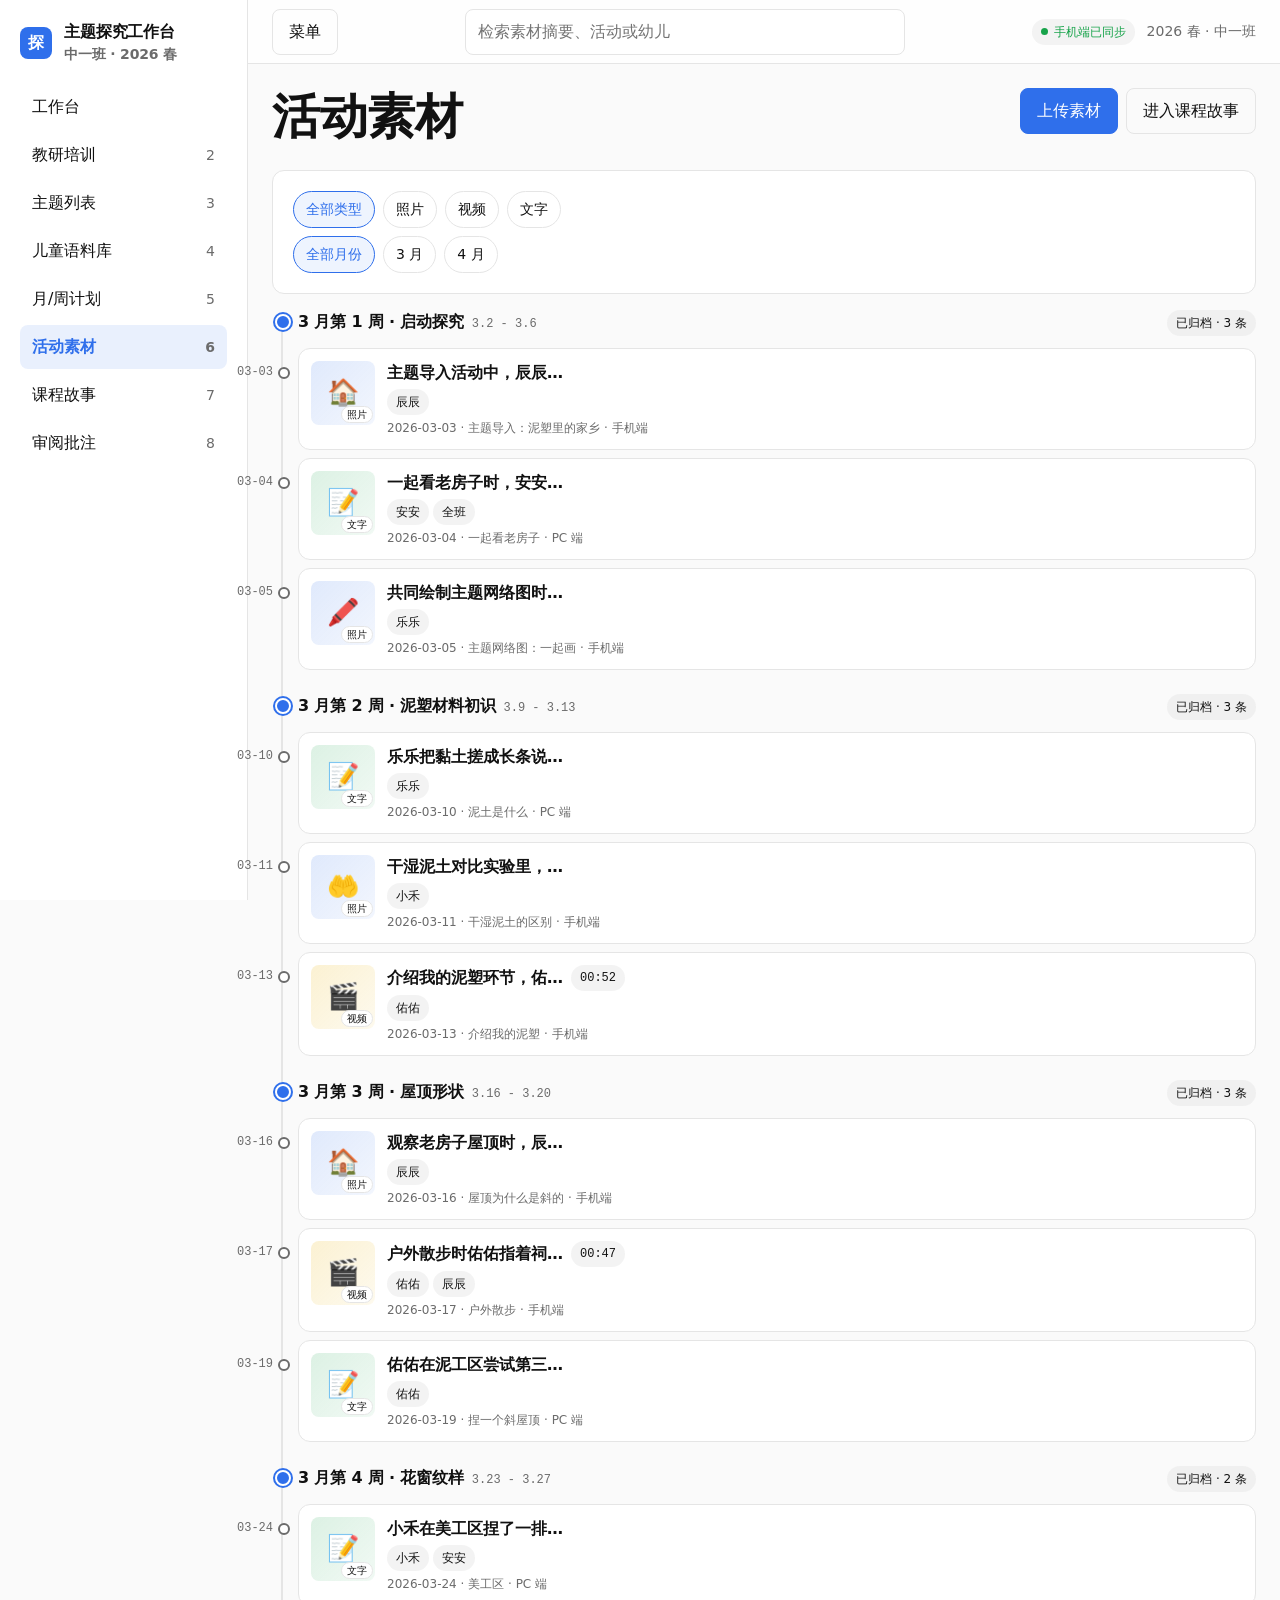
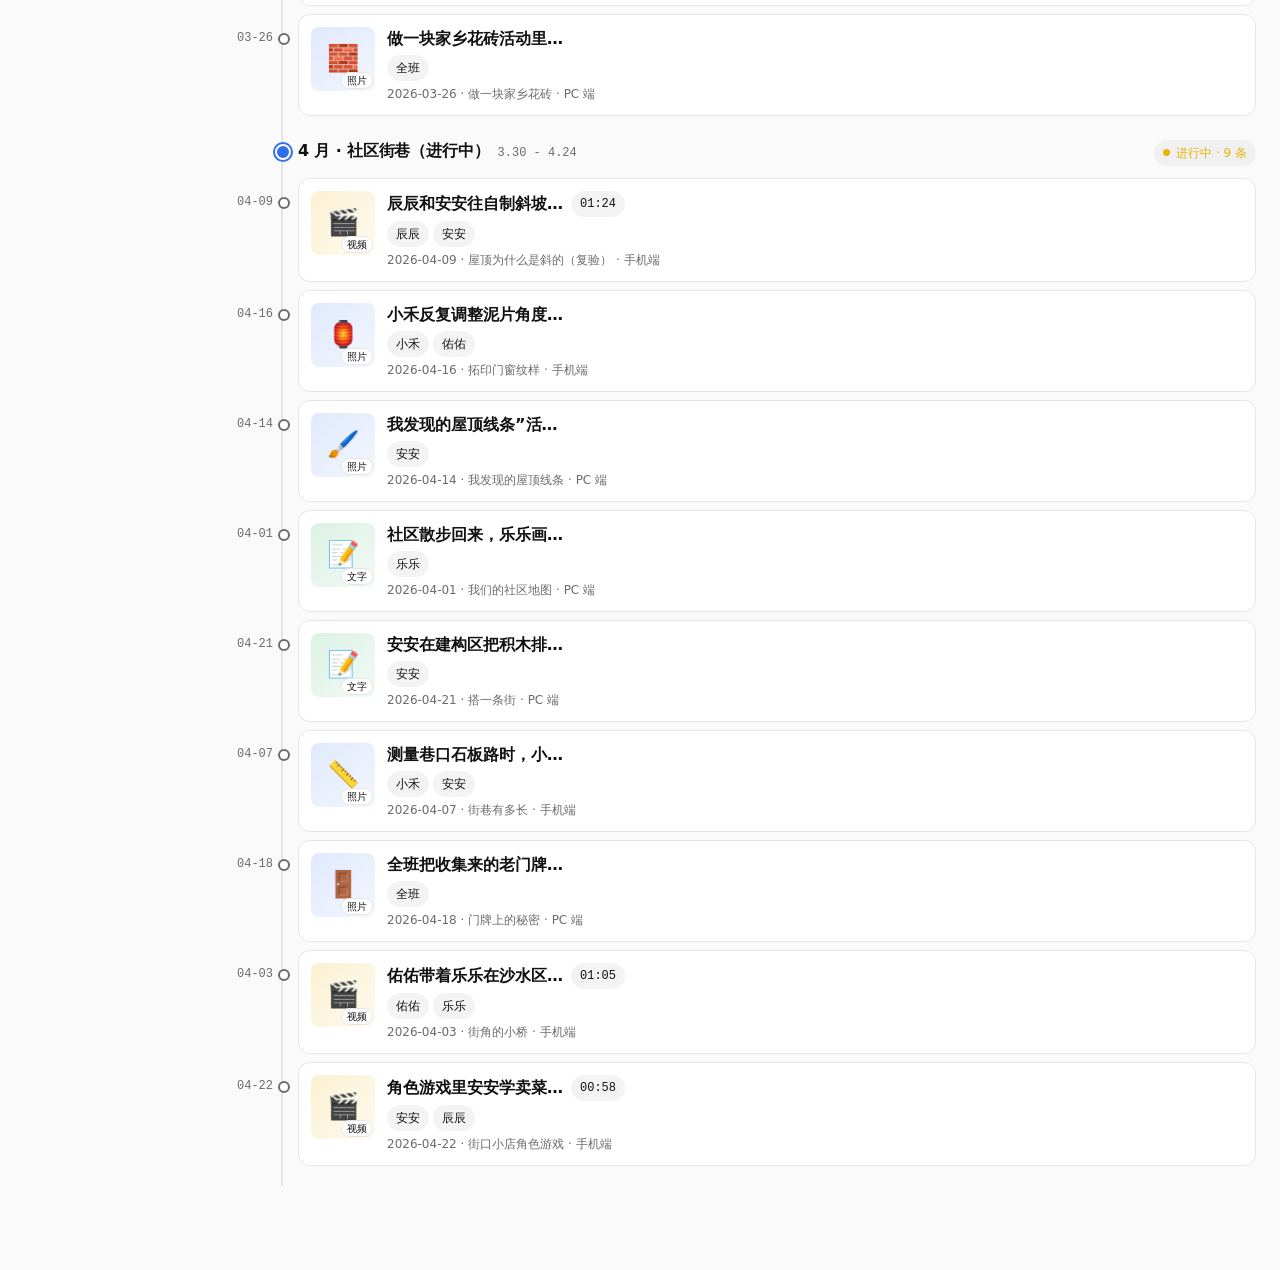
<file: screens/materials.html>
﻿<!doctype html>
<html lang="zh-CN">
<head>
<meta charset="utf-8" />
<title>活动素材 · 主题探究教师工作台</title>
<meta name="viewport" content="width=device-width, initial-scale=1" />
<link rel="stylesheet" href="../assets/tokens.css" />
<link rel="stylesheet" href="../assets/shared.css" />
<style>
  /* ── 活动素材屏特有样式 ─────────────────────────────── */
  .stat-strip {
    display: grid;
    grid-template-columns: repeat(4, minmax(0, 1fr));
    gap: var(--space-4);
    margin-bottom: var(--space-6);
  }
  .stat-strip .card { padding: var(--space-4) var(--space-5); }
  .stat-strip strong { font-size: var(--text-xl); font-variant-numeric: tabular-nums; }

  .source-type {
    display: inline-block;
    font-family: var(--font-mono);
    font-size: var(--text-xs);
    color: var(--muted);
    letter-spacing: 0.05em;
    text-transform: uppercase;
  }

  /* ── 纵向时间轴 ─────────────────────────────── */
  .timeline {
    position: relative;
    padding-left: 26px;
  }
  .timeline::before {
    content: "";
    position: absolute;
    left: 9px;
    top: 4px;
    bottom: 4px;
    width: 2px;
    background: var(--border);
  }
  .timeline-week {
    position: relative;
    margin-bottom: var(--space-6);
  }
  .timeline-week.hidden { display: none; }
  .timeline-week-head {
    position: relative;
    display: flex;
    align-items: baseline;
    gap: var(--space-2);
    margin-bottom: var(--space-3);
  }
  .timeline-week-head::before {
    content: "";
    position: absolute;
    left: -23px;
    top: 4px;
    width: 12px;
    height: 12px;
    border-radius: 50%;
    background: var(--accent);
    border: 2px solid var(--surface);
    box-shadow: 0 0 0 2px var(--accent);
  }
  .timeline-week-head h2 { font-size: var(--text-base); }
  .timeline-week-head .meta { font-size: var(--text-xs); }
  .timeline-week-head .badge { margin-left: auto; }

  .timeline-item {
    position: relative;
    display: grid;
    grid-template-columns: 64px minmax(0, 1fr);
    gap: var(--space-3);
    align-items: start;
    background: var(--surface);
    border: 1px solid var(--border);
    border-radius: var(--radius-md);
    padding: var(--space-3);
    margin-bottom: var(--space-2);
    cursor: pointer;
    transition: border-color var(--motion-fast) var(--ease-standard);
  }
  .timeline-item:hover { border-color: var(--accent); }
  .timeline-item.hidden { display: none; }
  .timeline-item::before {
    content: attr(data-date-label);
    position: absolute;
    left: -26px;
    top: 14px;
    transform: translateX(-100%);
    font-family: var(--font-mono);
    font-size: var(--text-xs);
    color: var(--muted);
    white-space: nowrap;
  }
  .timeline-item::after {
    content: "";
    position: absolute;
    left: -21px;
    top: 18px;
    width: 8px;
    height: 8px;
    border-radius: 50%;
    background: var(--surface);
    border: 2px solid var(--muted);
  }
  .timeline-thumb {
    width: 64px;
    height: 64px;
    border-radius: var(--radius-sm);
    display: grid;
    place-items: center;
    font-size: 26px;
    background: linear-gradient(135deg, color-mix(in oklab, var(--accent), transparent 85%), color-mix(in oklab, var(--accent), transparent 94%));
    position: relative;
    overflow: hidden;
  }
  .timeline-item[data-type="video"] .timeline-thumb {
    background: linear-gradient(135deg, color-mix(in oklab, var(--warn), transparent 82%), color-mix(in oklab, var(--warn), transparent 93%));
  }
  .timeline-item[data-type="text"] .timeline-thumb {
    background: linear-gradient(135deg, color-mix(in oklab, var(--success), transparent 85%), color-mix(in oklab, var(--success), transparent 94%));
  }
  .timeline-thumb .type-badge {
    position: absolute;
    bottom: 2px;
    right: 2px;
    font-size: 10px;
    background: var(--surface);
    border: 1px solid var(--border);
    border-radius: var(--radius-pill);
    padding: 0 5px;
  }
  .timeline-body { display: grid; gap: var(--space-1); min-width: 0; }
  .timeline-body .item-line {
    display: flex;
    align-items: center;
    gap: var(--space-2);
    flex-wrap: wrap;
  }
  .timeline-body .excerpt { font-size: var(--text-base); font-weight: 600; }
  .timeline-body .item-meta { font-size: var(--text-xs); color: var(--muted); }
  .child-tags { display: flex; flex-wrap: wrap; gap: var(--space-1); }
  .child-tags .badge { font-size: var(--text-xs); }
  .timeline-detail {
    display: none;
    border-top: 1px dashed var(--border);
    margin-top: var(--space-2);
    padding-top: var(--space-2);
    font-size: var(--text-sm);
    line-height: var(--leading-body);
  }
  .timeline-item.open .timeline-detail { display: block; }
  .timeline-detail .detail-foot {
    display: flex;
    justify-content: space-between;
    align-items: center;
    gap: var(--space-2);
    margin-top: var(--space-2);
  }
  .btn-added {
    color: var(--success);
    border-color: color-mix(in oklab, var(--success), transparent 60%);
    background: color-mix(in oklab, var(--success), transparent 94%);
  }

  .sync-item {
    display: grid;
    grid-template-columns: auto minmax(0, 1fr) auto;
    gap: var(--space-3);
    align-items: center;
    padding: var(--space-2) 0;
    border-bottom: 1px solid var(--border);
    font-size: var(--text-sm);
  }
  .sync-item:last-child { border-bottom: 0; }
  .sync-item .sync-icon {
    width: 32px;
    height: 32px;
    border-radius: var(--radius-sm);
    display: grid;
    place-items: center;
    background: color-mix(in oklab, var(--accent), transparent 92%);
  }

  .upload-dropzone {
    border: 2px dashed var(--border);
    border-radius: var(--radius-md);
    padding: var(--space-6);
    text-align: center;
    color: var(--muted);
    font-size: var(--text-sm);
    cursor: pointer;
    transition: border-color var(--motion-fast) var(--ease-standard);
  }
  .upload-dropzone:hover { border-color: var(--accent); color: var(--accent); }

  /* 涉及幼儿：合并到一个框里方便点选，取消一颗颗独立胶囊卡片 */
  .tag-checklist {
    display: flex;
    flex-wrap: wrap;
    gap: var(--space-3) var(--space-5);
    border: 1px solid var(--border);
    border-radius: var(--radius-md);
    padding: var(--space-3) var(--space-4);
    background: var(--surface);
  }
  .tag-checklist label {
    display: inline-flex;
    align-items: center;
    gap: var(--space-2);
    font-size: var(--text-sm);
    cursor: pointer;
  }
  .tag-checklist input {
    width: 15px;
    height: 15px;
    margin: 0;
    accent-color: var(--accent);
  }

  @media (max-width: 920px) {
    .stat-strip { grid-template-columns: repeat(2, minmax(0, 1fr)); }
    .timeline { padding-left: 18px; }
    .timeline-item::before { display: none; }
  }
</style>
</head>
<body>
<div class="app-shell">
  <aside class="sidebar" id="sidebar">
    <div class="brand">
      <div class="brand-mark">探</div>
      <div>
        <div>主题探究工作台</div>
        <div class="meta">中一班 · 2026 春</div>
      </div>
    </div>
    <nav class="nav-list" id="nav">
      <a class="nav-btn" href="dashboard.html">工作台
      <a class="nav-btn" href="training.html">教研培训 <span class="meta">2</span></a>
      <a class="nav-btn" href="themes.html">主题列表 <span class="meta">3</span></a>
      <a class="nav-btn" href="corpus.html">儿童语料库 <span class="meta">4</span></a>
      <a class="nav-btn" href="plans.html">月/周计划 <span class="meta">5</span></a>
      <a class="nav-btn active" href="materials.html">活动素材 <span class="meta">6</span></a>
      <a class="nav-btn" href="story.html">课程故事 <span class="meta">7</span></a>
      <a class="nav-btn" href="review.html">审阅批注 <span class="meta">8</span></a>
    </nav>
  </aside>
  <main class="main">
    <header class="topbar">
      <button aria-label="打开导航" class="btn mobile-menu" id="menuBtn">菜单</button>
      <input class="search" placeholder="检索素材摘要、活动或幼儿" type="search" id="materialSearch" />
      <div class="row-between">
        <span class="badge badge-dot success" id="syncBadge">手机端已同步</span>
        <span class="meta">2026 春 · 中一班</span>
      </div>
    </header>
    <div class="content">
      <section class="screen active" id="materials">
        <div class="page-head">
          <div>
            <h1>活动素材</h1>
          </div>
          <div class="tabs">
            <button class="btn btn-primary" id="openUploadBtn">上传素材</button>
            <a class="btn" href="story.html">进入课程故事</a>
          </div>
        </div>

        <div class="stack">
          <div class="card stack-sm">
            <div class="filters" id="typeFilters">
              <button class="chip active" data-filter-type="all">全部类型</button>
              <button class="chip" data-filter-type="photo">照片</button>
              <button class="chip" data-filter-type="video">视频</button>
              <button class="chip" data-filter-type="text">文字</button>
            </div>
            <div class="filters" id="monthFilters">
              <button class="chip active" data-filter-month="all">全部月份</button>
              <button class="chip" data-filter-month="3">3 月</button>
              <button class="chip" data-filter-month="4">4 月</button>
            </div>
          </div>

          <div class="timeline" id="materialTimeline"></div>
        </div>
      </section>
    </div>
  </main>
</div>

<div aria-hidden="true" class="drawer" id="uploadDrawer">
  <div class="drawer-panel">
    <div class="row-between">
      <div><h2>上传活动素材</h2></div>
      <button class="btn btn-small" id="closeUploadBtn">关闭</button>
    </div>
    <div class="stack">
      <div class="upload-dropzone" id="uploadDropzone">拖拽或点击选择照片 / 视频文件</div>
      <div class="field">
        <label for="materialType">素材类型</label>
        <select id="materialType">
          <option value="photo">照片</option>
          <option value="video">视频</option>
          <option value="text">文字观察</option>
        </select>
      </div>
      <div class="field">
        <label for="materialWeek">关联周次</label>
        <select id="materialWeek">
          <option value="w1">3 月第 1 周 · 启动探究</option>
          <option value="w2">3 月第 2 周 · 泥塑材料初识</option>
          <option value="w3">3 月第 3 周 · 屋顶形状</option>
          <option value="w4">3 月第 4 周 · 花窗纹样</option>
          <option value="w5" selected>4 月 · 社区街巷</option>
        </select>
      </div>
      <div class="field">
        <label for="materialActivity">关联活动</label>
        <select id="materialActivity">
          <option>拓印门窗纹样</option>
          <option>做一块家乡花砖</option>
          <option>我发现的屋顶线条</option>
          <option>区角活动</option>
          <option>户外散步</option>
          <option>其他 / 待归类</option>
        </select>
      </div>
      <div class="field">
        <label for="materialDesc">幼儿行为描述</label>
        <textarea id="materialDesc" placeholder="记录孩子做了什么、说了什么"></textarea>
      </div>
      <div class="field">
        <label>涉及幼儿（标签）</label>
        <div class="tag-checklist">
          <label><input type="checkbox" value="辰辰" />辰辰</label>
          <label><input type="checkbox" value="安安" />安安</label>
          <label><input type="checkbox" value="小禾" />小禾</label>
          <label><input type="checkbox" value="佑佑" />佑佑</label>
          <label><input type="checkbox" value="乐乐" />乐乐</label>
          <label><input type="checkbox" value="全班" />全班</label>
        </div>
      </div>
      <div class="row-between">
        <span class="meta"></span>
        <button class="btn btn-primary" id="submitMaterialBtn">保存素材</button>
      </div>
    </div>
  </div>
</div>

<div aria-hidden="true" class="toast" id="toast"></div>

<script src="../assets/shared.js"></script>
<script>
  // 移动端菜单
  var sidebar = document.querySelector('#sidebar');
  var menuBtn = document.getElementById('menuBtn');
  if (menuBtn) {
    menuBtn.addEventListener('click', function () { sidebar.classList.toggle('open'); });
  }
  document.addEventListener('click', function (event) {
    if (!event.target.closest('#sidebar') && !event.target.closest('#menuBtn')) {
      sidebar.classList.remove('open');
    }
  });

  var showToast = window.workbenchShared.showToast;
  var escapeHtml = window.workbenchShared.escapeHtml;

  // ============== 数据：按周分组的素材（时间正序，方便看进度） ==============
  var typeMeta = {
    photo: { label: '照片', icon: '📷' },
    video: { label: '视频', icon: '🎬' },
    text: { label: '文字', icon: '📝' }
  };
  var weekGroups = [
    { key: 'w1', month: '3', title: '3 月第 1 周 · 启动探究', range: '3.2 - 3.6', status: '已归档' },
    { key: 'w2', month: '3', title: '3 月第 2 周 · 泥塑材料初识', range: '3.9 - 3.13', status: '已归档' },
    { key: 'w3', month: '3', title: '3 月第 3 周 · 屋顶形状', range: '3.16 - 3.20', status: '已归档' },
    { key: 'w4', month: '3', title: '3 月第 4 周 · 花窗纹样', range: '3.23 - 3.27', status: '已归档' },
    { key: 'w5', month: '4', title: '4 月 · 社区街巷（进行中）', range: '3.30 - 4.24', status: '进行中' }
  ];
  var materials = [
    { id: 'mat-w1-01', week: 'w1', type: 'photo', icon: '🏠', date: '03-03',
      desc: '主题导入活动中，辰辰盯着老屋照片看了很久，指着屋顶问“为什么老房子的屋顶不是平的”，这是本主题的第一个关键问题。',
      activity: '主题导入：泥塑里的家乡', source: '手机端', tags: ['辰辰'], used: 1 },
    { id: 'mat-w1-02', week: 'w1', type: 'text', icon: '📝', date: '03-04',
      desc: '一起看老房子时，安安说“我奶奶家的屋顶上面有小草”，随后五六个孩子开始比较自己家屋顶的样子，话题持续了十多分钟。',
      activity: '一起看老房子', source: 'PC 端', tags: ['安安', '全班'], used: 0 },
    { id: 'mat-w1-03', week: 'w1', type: 'photo', icon: '🖍️', date: '03-05',
      desc: '共同绘制主题网络图时，乐乐主动把“屋顶”“花窗”“泥巴”三个词连在一起，说“它们都是老房子身上的”。',
      activity: '主题网络图：一起画', source: '手机端', tags: ['乐乐'], used: 1 },
    { id: 'mat-w2-01', week: 'w2', type: 'text', icon: '📝', date: '03-10',
      desc: '乐乐把黏土搓成长条说想做屋檐，但泥条一弯就断，他发现“泥太干了会裂”，主动去加了一点水再试。',
      activity: '泥土是什么', source: 'PC 端', tags: ['乐乐'], used: 1 },
    { id: 'mat-w2-02', week: 'w2', type: 'photo', icon: '🤲', date: '03-11',
      desc: '干湿泥土对比实验里，小禾把三种泥各捏了一个小球，按软硬排队，还给它们起名“石头泥、耳朵泥、粥泥”。',
      activity: '干湿泥土的区别', source: '手机端', tags: ['小禾'], used: 0 },
    { id: 'mat-w2-03', week: 'w2', type: 'video', icon: '🎬', duration: '00:52', date: '03-13',
      desc: '介绍我的泥塑环节，佑佑举着自己的“家”说“门要开在中间，客人才找得到”，同伴报以掌声。',
      activity: '介绍我的泥塑', source: '手机端', tags: ['佑佑'], used: 0 },
    { id: 'mat-w3-01', week: 'w3', type: 'photo', icon: '🏠', date: '03-16',
      desc: '观察老房子屋顶时，辰辰用手比划坡度，问“为什么老房子的屋顶不是平的”，并把坡度画进了记录板。',
      activity: '屋顶为什么是斜的', source: '手机端', tags: ['辰辰'], used: 3 },
    { id: 'mat-w3-02', week: 'w3', type: 'video', icon: '🎬', duration: '00:47', date: '03-17',
      desc: '户外散步时佑佑指着祠堂屋脊说“我见过祠堂门口也有这个尖尖”，引发同伴围观讨论屋脊上的装饰。',
      activity: '户外散步', source: '手机端', tags: ['佑佑', '辰辰'], used: 1 },
    { id: 'mat-w3-03', week: 'w3', type: 'text', icon: '📝', date: '03-19',
      desc: '佑佑在泥工区尝试第三次搭斜屋顶，前两次塌了都没有放弃，最后垫了一根泥柱，回头喊“老师你看，它自己站住了！”',
      activity: '捏一个斜屋顶', source: 'PC 端', tags: ['佑佑'], used: 0 },
    { id: 'mat-w4-01', week: 'w4', type: 'text', icon: '📝', date: '03-24',
      desc: '小禾在美工区捏了一排泥花，说要“种在墙上，像奶奶家门口”，还邀请安安帮她做花盆。',
      activity: '美工区', source: 'PC 端', tags: ['小禾', '安安'], used: 1 },
    { id: 'mat-w4-02', week: 'w4', type: 'photo', icon: '🧱', date: '03-26',
      desc: '做一块家乡花砖活动里，全班把作品拼在展示墙上，儿童自发按纹样分了类，还讨论“哪种花纹重复最多”。',
      activity: '做一块家乡花砖', source: 'PC 端', tags: ['全班'], used: 0 },
    { id: 'mat-w5-01', week: 'w5', type: 'video', icon: '🎬', duration: '01:24', date: '04-09',
      desc: '辰辰和安安往自制斜坡上倒水，观察水流方向，安安说“斜的快，平的会积住”，两人重复了三次验证。',
      activity: '屋顶为什么是斜的（复验）', source: '手机端', tags: ['辰辰', '安安'], used: 2 },
    { id: 'mat-w5-02', week: 'w5', type: 'photo', icon: '🏮', date: '04-16',
      desc: '小禾反复调整泥片角度，直到纹样完整压出来，主动向同伴解释“要用力一样大”，还示范了两次。',
      activity: '拓印门窗纹样', source: '手机端', tags: ['小禾', '佑佑'], used: 1 },
    { id: 'mat-w5-03', week: 'w5', type: 'photo', icon: '🖌️', date: '04-14',
      desc: '“我发现的屋顶线条”活动中，安安把瓦片画成一排排弧线并数了数量，说“一共十一条，像波浪”。',
      activity: '我发现的屋顶线条', source: 'PC 端', tags: ['安安'], used: 0 },
    { id: 'mat-w5-04', week: 'w5', type: 'text', icon: '📝', date: '04-01',
      desc: '社区散步回来，乐乐画了一条弯弯的小巷，边画边数“我一共数了七家店，卖菜的在最前面，最后一家是修车的”。',
      activity: '我们的社区地图', source: 'PC 端', tags: ['乐乐'], used: 1 },
    { id: 'mat-w5-05', week: 'w5', type: 'text', icon: '📝', date: '04-21',
      desc: '安安在建构区把积木排成一条街，坚持给每家店都留出门口，说“人要能走进去才算街，不然就是墙”。',
      activity: '搭一条街', source: 'PC 端', tags: ['安安'], used: 0 },
    { id: 'mat-w5-06', week: 'w5', type: 'photo', icon: '📏', date: '04-07',
      desc: '测量巷口石板路时，小禾一步一步地量，和安安一起记录“从这头到那头走了十九步”，还争论要不要把脚并拢再量一次。',
      activity: '街巷有多长', source: '手机端', tags: ['小禾', '安安'], used: 0 },
    { id: 'mat-w5-07', week: 'w5', type: 'photo', icon: '🚪', date: '04-18',
      desc: '全班把收集来的老门牌拓片贴在墙上，自发按数字大小排队，讨论“为什么有的门牌会跳号、中间的去哪了”。',
      activity: '门牌上的秘密', source: 'PC 端', tags: ['全班'], used: 2 },
    { id: 'mat-w5-08', week: 'w5', type: 'video', icon: '🎬', duration: '01:05', date: '04-03',
      desc: '佑佑带着乐乐在沙水区搭“过河的桥”，试了两种桥墩间距，发现“墩子放太远，积木就会掉下去”，随后主动把桥墩挪近。',
      activity: '街角的小桥', source: '手机端', tags: ['佑佑', '乐乐'], used: 1 },
    { id: 'mat-w5-09', week: 'w5', type: 'video', icon: '🎬', duration: '00:58', date: '04-22',
      desc: '角色游戏里安安学卖菜阿婆吆喝，和辰辰把角色区布置成“街口小店”，为了给顾客找零，两人反复数了好几遍硬币。',
      activity: '街口小店角色游戏', source: '手机端', tags: ['安安', '辰辰'], used: 0 }
  ];

  // ============== 渲染时间轴 ==============
  function excerptOf(desc) {
    var clean = desc.replace(/^[“”"']+/, '');
    return clean.length > 10 ? clean.slice(0, 10) + '…' : clean;
  }
  function renderItem(m) {
    var item = document.createElement('article');
    item.className = 'timeline-item';
    item.id = m.id;
    item.dataset.type = m.type;
    item.dataset.week = m.week;
    var group = weekGroups.find(function (g) { return g.key === m.week; });
    item.dataset.month = group ? group.month : '4';
    item.dataset.dateLabel = m.date;
    item.setAttribute('data-date-label', m.date);
    var tagHtml = m.tags.map(function (t) { return '<span class="badge">' + escapeHtml(t) + '</span>'; }).join('');
    var usedLabel = m.used > 0 ? '已引用 ' + m.used + ' 次' : '未引用';
    var addBtn = m.used > 0
      ? '<button class="btn btn-small btn-added" data-add-story disabled>已加入课程故事</button>'
      : '<button class="btn btn-small" data-add-story>加入课程故事</button>';
    item.innerHTML =
      '<div class="timeline-thumb">' + m.icon +
        '<span class="type-badge">' + typeMeta[m.type].label + '</span>' +
      '</div>' +
      '<div class="timeline-body">' +
        '<div class="item-line">' +
          '<span class="excerpt">' + escapeHtml(excerptOf(m.desc)) + '</span>' +
          (m.duration ? '<span class="badge mono">' + m.duration + '</span>' : '') +
        '</div>' +
        '<div class="child-tags">' + tagHtml + '</div>' +
        '<span class="item-meta">2026-' + m.date + ' · ' + escapeHtml(m.activity) + ' · ' + m.source + '</span>' +
        '<div class="timeline-detail">' +
          '<p>' + escapeHtml(m.desc) + '</p>' +
          '<div class="detail-foot"><span class="meta">' + usedLabel + '</span>' + addBtn + '</div>' +
        '</div>' +
      '</div>';
    item.addEventListener('click', function (event) {
      if (event.target.closest('[data-add-story]')) return;
      item.classList.toggle('open');
    });
    var btn = item.querySelector('[data-add-story]');
    if (btn) bindAddStory(btn);
    return item;
  }
  function renderTimeline() {
    var wrap = document.getElementById('materialTimeline');
    wrap.replaceChildren();
    weekGroups.forEach(function (g) {
      var section = document.createElement('section');
      section.className = 'timeline-week';
      section.dataset.week = g.key;
      section.dataset.month = g.month;
      var items = materials.filter(function (m) { return m.week === g.key; });
      section.innerHTML =
        '<div class="timeline-week-head">' +
          '<h2>' + escapeHtml(g.title) + '</h2>' +
          '<span class="meta mono">' + g.range + '</span>' +
          '<span class="badge' + (g.status === '进行中' ? ' badge-dot warn' : '') + '">' + g.status + ' · ' + items.length + ' 条</span>' +
        '</div>';
      items.forEach(function (m) { section.appendChild(renderItem(m)); });
      wrap.appendChild(section);
    });
    applyFilters();
  }

  // ============== 类型 / 月份筛选 + 搜索 ==============
  var activeType = 'all';
  var activeMonth = 'all';
  var keyword = '';
  function applyFilters() {
    document.querySelectorAll('.timeline-item').forEach(function (item) {
      var typeOk = activeType === 'all' || item.dataset.type === activeType;
      var monthOk = activeMonth === 'all' || item.dataset.month === activeMonth;
      var textOk = !keyword || item.textContent.toLowerCase().indexOf(keyword) !== -1;
      item.classList.toggle('hidden', !(typeOk && monthOk && textOk));
    });
    document.querySelectorAll('.timeline-week').forEach(function (section) {
      var anyVisible = section.querySelector('.timeline-item:not(.hidden)');
      var monthOk = activeMonth === 'all' || section.dataset.month === activeMonth;
      section.classList.toggle('hidden', !monthOk || !anyVisible);
    });
  }
  document.querySelectorAll('[data-filter-type]').forEach(function (chip) {
    chip.addEventListener('click', function () {
      activeType = chip.dataset.filterType;
      document.querySelectorAll('[data-filter-type]').forEach(function (c) { c.classList.toggle('active', c === chip); });
      applyFilters();
    });
  });
  document.querySelectorAll('[data-filter-month]').forEach(function (chip) {
    chip.addEventListener('click', function () {
      activeMonth = chip.dataset.filterMonth;
      document.querySelectorAll('[data-filter-month]').forEach(function (c) { c.classList.toggle('active', c === chip); });
      applyFilters();
    });
  });
  document.getElementById('materialSearch').addEventListener('input', function (event) {
    keyword = event.target.value.trim().toLowerCase();
    applyFilters();
  });

  // ============== 加入课程故事 ==============
  function bindAddStory(btn) {
    btn.addEventListener('click', function () {
      if (btn.disabled) return;
      btn.textContent = '已加入课程故事';
      btn.classList.add('btn-added');
      btn.disabled = true;
      var item = btn.closest('.timeline-item');
      showToast('已加入 ' + (item ? item.dataset.month : '4') + ' 月课程故事的证据池');
    });
  }

  // ============== 上传抽屉 ==============
  var uploadDrawer = document.getElementById('uploadDrawer');
  document.getElementById('openUploadBtn').addEventListener('click', function () {
    uploadDrawer.classList.add('open');
    uploadDrawer.setAttribute('aria-hidden', 'false');
  });
  function closeUpload() {
    uploadDrawer.classList.remove('open');
    uploadDrawer.setAttribute('aria-hidden', 'true');
  }
  document.getElementById('closeUploadBtn').addEventListener('click', closeUpload);
  uploadDrawer.addEventListener('click', function (event) {
    if (event.target === uploadDrawer) closeUpload();
  });
  document.getElementById('uploadDropzone').addEventListener('click', function () {
    showToast('请选择文件');
  });

  var matSeq = 100;
  document.getElementById('submitMaterialBtn').addEventListener('click', function () {
    var type = document.getElementById('materialType').value;
    var week = document.getElementById('materialWeek').value;
    var activity = document.getElementById('materialActivity').value;
    var desc = document.getElementById('materialDesc').value.trim();
    var children = [];
    document.querySelectorAll('#uploadDrawer .tag-checklist input:checked').forEach(function (input) {
      children.push(input.value);
    });
    if (!desc) { showToast('请填写幼儿行为描述'); return; }
    var group = weekGroups.find(function (g) { return g.key === week; });
    var m = {
      id: 'mat-new-' + (matSeq++),
      week: week, type: type,
      icon: typeMeta[type].icon,
      date: group && group.month === '3' ? '03-27' : '04-20',
      desc: desc, activity: activity, source: 'PC 端',
      tags: children.length ? children : ['待补标签'], used: 0
    };
    materials.push(m);
    var section = document.querySelector('.timeline-week[data-week="' + week + '"]');
    if (section) {
      section.appendChild(renderItem(m));
      var badge = section.querySelector('.timeline-week-head .badge');
      if (badge) {
        var count = section.querySelectorAll('.timeline-item').length;
        badge.textContent = badge.textContent.replace(/\d+ 条/, count + ' 条');
      }
    }
    document.getElementById('materialDesc').value = '';
    document.querySelectorAll('#uploadDrawer .tag-checklist input:checked').forEach(function (input) { input.checked = false; });
    closeUpload();
    applyFilters();
    showToast('素材已插入时间轴：' + (group ? group.title : ''));
  });

  renderTimeline();
</script>
</body>
</html>
</file>
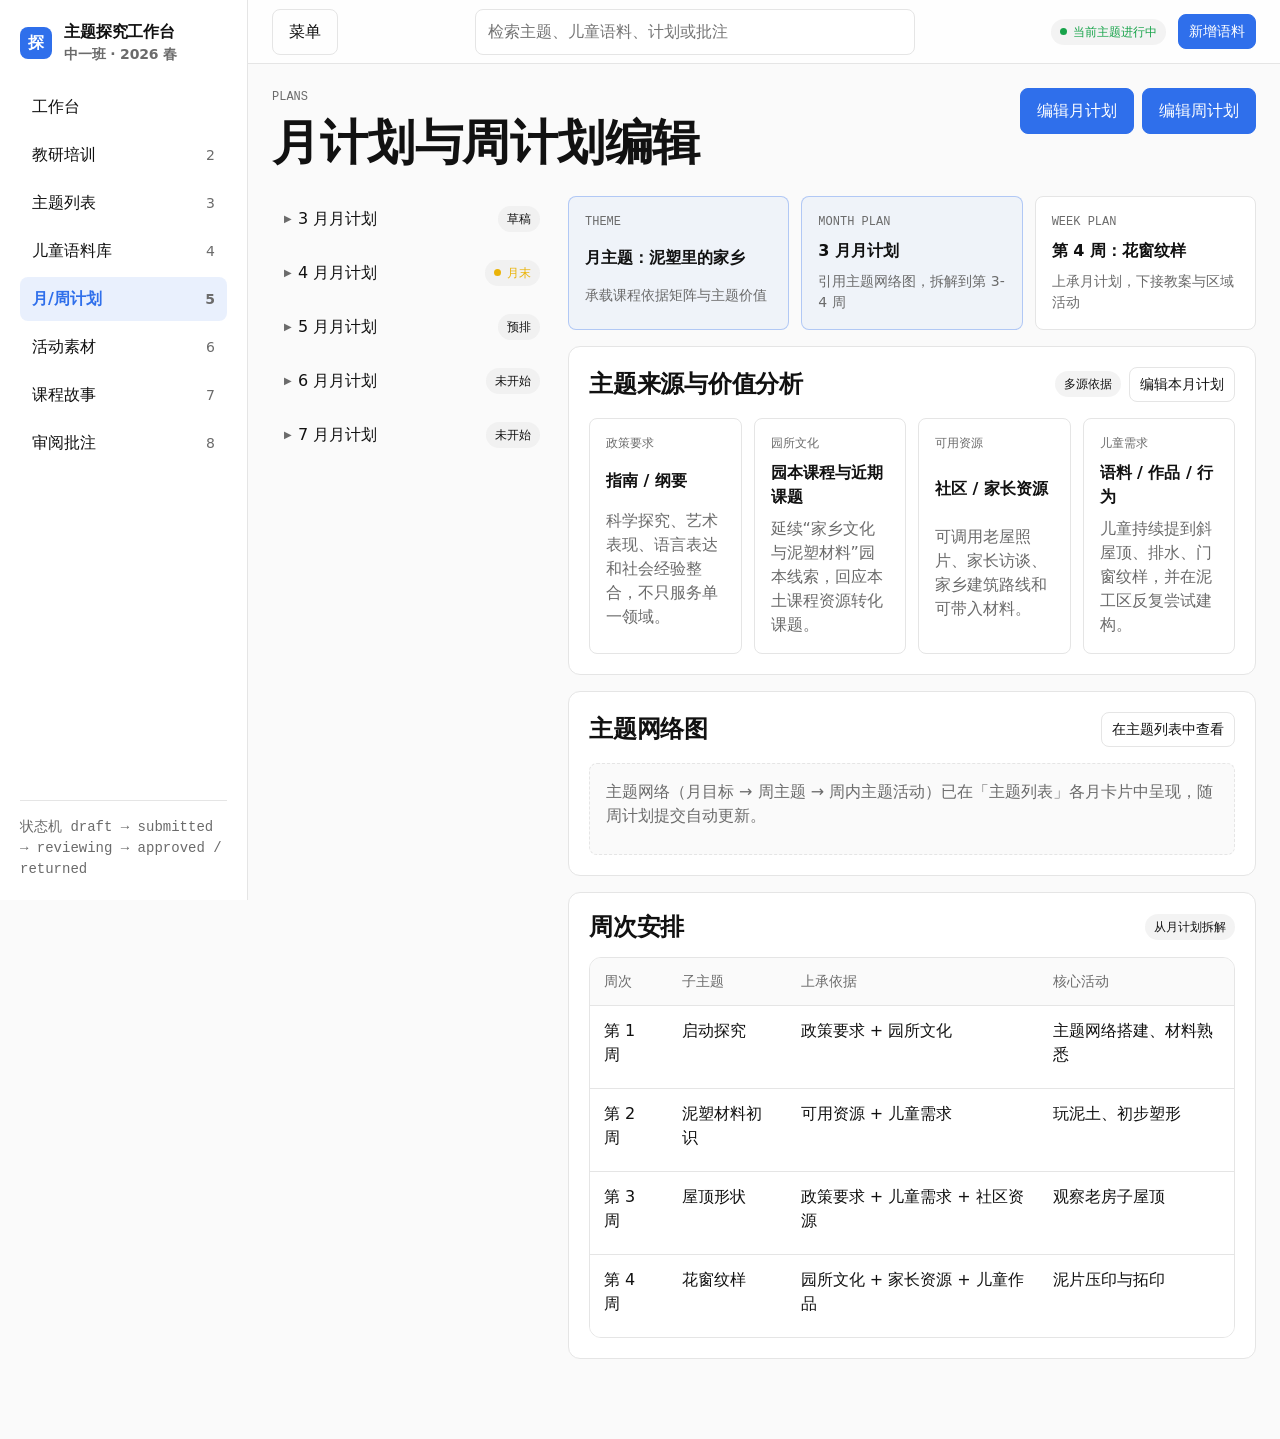
<file: screens/plans.html>
<!doctype html>
<html lang="zh-CN">
<head>
<meta charset="utf-8" />
<title>月/周计划 · 主题探究教师工作台</title>
<meta name="viewport" content="width=device-width, initial-scale=1" />
<link rel="stylesheet" href="../assets/tokens.css" />
<link rel="stylesheet" href="../assets/shared.css" />
<style>

    :root {
      --bg: #fafafa;
      --surface: #ffffff;
      --surface-warm: var(--surface);
      --fg: #111111;
      --fg-2: var(--fg);
      --muted: #6b6b6b;
      --meta: var(--muted);
      --border: #e5e5e5;
      --border-soft: var(--border);
      --accent: #2f6feb;
      --accent-on: #ffffff;
      --accent-hover: color-mix(in oklab, var(--accent), black 8%);
      --accent-active: color-mix(in oklab, var(--accent), black 14%);
      --success: #17a34a;
      --warn: #eab308;
      --danger: #dc2626;
      --font-display: "Inter", -apple-system, system-ui, sans-serif;
      --font-body: "Inter", -apple-system, system-ui, sans-serif;
      --font-mono: ui-monospace, "JetBrains Mono", monospace;
      --text-xs: 12px;
      --text-sm: 14px;
      --text-base: 16px;
      --text-lg: 20px;
      --text-xl: 24px;
      --text-2xl: 32px;
      --text-3xl: 48px;
      --text-4xl: 64px;
      --leading-body: 1.5;
      --leading-tight: 1.2;
      --tracking-display: -0.01em;
      --space-1: 4px;
      --space-2: 8px;
      --space-3: 12px;
      --space-4: 16px;
      --space-5: 20px;
      --space-6: 24px;
      --space-8: 32px;
      --space-12: 48px;
      --space-20: 80px;
      --section-y-desktop: 80px;
      --section-y-tablet: 48px;
      --section-y-phone: 32px;
      --radius-sm: 8px;
      --radius-md: 12px;
      --radius-lg: 16px;
      --radius-pill: 9999px;
      --elev-flat: none;
      --elev-ring: 0 0 0 1px var(--border);
      --elev-raised: 0 2px 8px color-mix(in oklab, var(--fg), transparent 92%);
      --focus-ring: 0 0 0 3px color-mix(in oklab, var(--accent), transparent 70%);
      --motion-fast: 150ms;
      --motion-base: 200ms;
      --ease-standard: cubic-bezier(0.2, 0, 0, 1);
      --container-max: 1200px;
      --container-gutter-desktop: 24px;
      --container-gutter-tablet: 16px;
      --container-gutter-phone: 12px;
    }

    * { box-sizing: border-box; }
    html { background: var(--bg); color: var(--fg); font-family: var(--font-body); }
    body { margin: 0; min-height: 100vh; line-height: var(--leading-body); }
    button, input, select, textarea { font: inherit; }
    button { cursor: pointer; }
    a { color: var(--accent); text-decoration: none; }
    a:hover { text-decoration: underline; }
    :focus-visible { outline: 0; box-shadow: var(--focus-ring); }

    .app-shell {
      display: grid;
      grid-template-columns: 248px minmax(0, 1fr);
      min-height: 100vh;
    }

    .sidebar {
      position: sticky;
      top: 0;
      height: 100vh;
      border-right: 1px solid var(--border);
      background: var(--surface);
      padding: var(--space-5);
      display: flex;
      flex-direction: column;
      gap: var(--space-5);
    }

    .brand {
      display: flex;
      align-items: center;
      gap: var(--space-3);
      font-weight: 600;
      letter-spacing: var(--tracking-display);
    }

    .brand-mark {
      width: 32px;
      height: 32px;
      border-radius: var(--radius-sm);
      display: grid;
      place-items: center;
      background: var(--accent);
      color: var(--accent-on);
      font-weight: 600;
    }

    .nav-list { display: grid; gap: var(--space-1); }
    .nav-btn {
      border: 0;
      width: 100%;
      background: transparent;
      color: var(--fg);
      border-radius: var(--radius-sm);
      display: flex;
      align-items: center;
      justify-content: space-between;
      padding: 10px 12px;
      text-align: left;
      transition: background var(--motion-fast) var(--ease-standard), color var(--motion-fast) var(--ease-standard);
    }
    .nav-btn:hover { background: color-mix(in oklab, var(--border), transparent 55%); }
    .nav-btn.active {
      background: color-mix(in oklab, var(--accent), transparent 90%);
      color: var(--accent);
      font-weight: 600;
    }

    .sidebar-foot {
      margin-top: auto;
      border-top: 1px solid var(--border);
      padding-top: var(--space-4);
      color: var(--muted);
      font-size: var(--text-sm);
    }

    .topbar {
      position: sticky;
      top: 0;
      z-index: 4;
      height: 64px;
      background: color-mix(in oklab, var(--bg), var(--surface) 78%);
      border-bottom: 1px solid var(--border);
      display: flex;
      align-items: center;
      justify-content: space-between;
      padding: 0 var(--container-gutter-desktop);
    }

    .mobile-menu { display: none; }
    .search {
      min-width: min(440px, 45vw);
      border: 1px solid var(--border);
      border-radius: var(--radius-sm);
      background: var(--surface);
      padding: 10px 12px;
      color: var(--fg);
    }

    .main { min-width: 0; }
    .content {
      width: min(100%, var(--container-max));
      margin: 0 auto;
      padding: var(--space-6) var(--container-gutter-desktop) var(--space-20);
    }

    .screen { display: none; }
    .screen.active { display: block; }

    .page-head {
      display: grid;
      grid-template-columns: minmax(0, 1fr) auto;
      gap: var(--space-4);
      align-items: start;
      margin-bottom: var(--space-6);
    }

    .eyebrow {
      color: var(--muted);
      font-family: var(--font-mono);
      font-size: var(--text-xs);
      text-transform: uppercase;
      letter-spacing: 0;
      margin-bottom: var(--space-2);
    }

    h1, h2, h3 {
      font-family: var(--font-display);
      line-height: var(--leading-tight);
      letter-spacing: var(--tracking-display);
      margin: 0;
    }
    h1 { font-size: clamp(var(--text-2xl), 4vw, var(--text-3xl)); }
    h2 { font-size: var(--text-xl); }
    h3 { font-size: var(--text-lg); }
    p { margin: 0; color: var(--muted); }

    .btn {
      border: 1px solid var(--border);
      border-radius: var(--radius-sm);
      background: transparent;
      color: var(--fg);
      padding: 10px 16px;
      min-height: 40px;
      display: inline-flex;
      align-items: center;
      justify-content: center;
      gap: var(--space-2);
      transition: background var(--motion-fast) var(--ease-standard), border-color var(--motion-fast) var(--ease-standard);
    }
    .btn:hover { background: color-mix(in oklab, var(--border), transparent 65%); text-decoration: none; }
    .btn-primary { background: var(--accent); border-color: var(--accent); color: var(--accent-on); }
    .btn-primary:hover { background: var(--accent-hover); border-color: var(--accent-hover); }
    .btn-small { min-height: 32px; padding: 6px 10px; font-size: var(--text-sm); }
    .btn-danger { color: var(--danger); border-color: color-mix(in oklab, var(--danger), transparent 65%); }

    .grid { display: grid; gap: var(--space-4); }
    .grid-2 { grid-template-columns: repeat(2, minmax(0, 1fr)); }
    .grid-3 { grid-template-columns: repeat(3, minmax(0, 1fr)); }
    .grid-4 { grid-template-columns: repeat(4, minmax(0, 1fr)); }
    .grid-main { grid-template-columns: minmax(0, 1.35fr) minmax(320px, 0.65fr); }

    .card {
      background: var(--surface);
      border: 1px solid var(--border);
      border-radius: var(--radius-md);
      padding: var(--space-5);
      box-shadow: var(--elev-flat);
    }

    .card-head, .row-between {
      display: flex;
      align-items: center;
      justify-content: space-between;
      gap: var(--space-3);
    }

    .stack { display: grid; gap: var(--space-4); }
    .stack-sm { display: grid; gap: var(--space-2); }
    .muted { color: var(--muted); }
    .meta { color: var(--meta); font-size: var(--text-sm); }
    .mono { font-family: var(--font-mono); font-variant-numeric: tabular-nums; }

    .badge {
      display: inline-flex;
      align-items: center;
      gap: 6px;
      width: max-content;
      border-radius: var(--radius-pill);
      background: color-mix(in oklab, var(--border), transparent 55%);
      color: var(--fg);
      padding: 4px 9px;
      font-size: var(--text-xs);
      white-space: nowrap;
    }
    .badge-dot::before {
      content: "";
      width: 7px;
      height: 7px;
      border-radius: var(--radius-pill);
      background: currentColor;
    }
    .success { color: var(--success); }
    .warn { color: var(--warn); }
    .danger { color: var(--danger); }
    .accent { color: var(--accent); }

    .progress {
      height: 8px;
      border-radius: var(--radius-pill);
      background: color-mix(in oklab, var(--border), transparent 45%);
      overflow: hidden;
    }
    .progress > span {
      display: block;
      height: 100%;
      border-radius: inherit;
      background: var(--accent);
    }

    .stat {
      display: grid;
      gap: var(--space-2);
    }
    .stat strong {
      font-size: var(--text-2xl);
      line-height: var(--leading-tight);
      font-variant-numeric: tabular-nums;
    }

    .table-wrap { overflow: auto; border: 1px solid var(--border); border-radius: var(--radius-md); }
    table { width: 100%; border-collapse: collapse; min-width: 760px; background: var(--surface); }
    th, td { padding: 13px 14px; border-bottom: 1px solid var(--border); text-align: left; vertical-align: top; }
    th { color: var(--muted); font-size: var(--text-sm); font-weight: 500; background: var(--bg); }
    tr:last-child td { border-bottom: 0; }

    .tabs, .filters {
      display: flex;
      flex-wrap: wrap;
      gap: var(--space-2);
    }
    .chip {
      border: 1px solid var(--border);
      border-radius: var(--radius-pill);
      background: var(--surface);
      color: var(--fg);
      padding: 7px 12px;
      font-size: var(--text-sm);
    }
    .chip.active {
      border-color: var(--accent);
      color: var(--accent);
      background: color-mix(in oklab, var(--accent), transparent 92%);
    }

    .field { display: grid; gap: var(--space-2); }
    .grid-start { align-items: start; }

    .field label { font-weight: 600; font-size: var(--text-sm); }
    .field input, .field select, .field textarea {
      width: 100%;
      border: 1px solid var(--border);
      border-radius: var(--radius-sm);
      background: var(--surface);
      color: var(--fg);
      padding: 10px 12px;
      min-height: 42px;
    }
    .field textarea { min-height: 104px; resize: vertical; }

    .tag-picker {
      display: flex;
      flex-wrap: wrap;
      gap: var(--space-2);
    }

    .tag-option {
      display: inline-flex;
      align-items: center;
      gap: var(--space-2);
      border: 1px solid var(--border);
      border-radius: var(--radius-pill);
      padding: 7px 11px;
      background: var(--surface);
      font-size: var(--text-sm);
    }

    .tag-option input {
      width: 14px;
      height: 14px;
      margin: 0;
      accent-color: var(--accent);
    }

    .hero-workbench {
      min-height: 260px;
      display: grid;
      grid-template-columns: minmax(0, 1fr) 360px;
      gap: var(--space-6);
      align-items: stretch;
    }

    .timeline {
      display: grid;
      grid-template-columns: repeat(5, minmax(120px, 1fr));
      gap: var(--space-3);
      overflow: auto;
      padding-bottom: var(--space-2);
    }
    .timeline-step {
      border: 1px solid var(--border);
      border-radius: var(--radius-md);
      padding: var(--space-4);
      background: var(--surface);
      min-height: 120px;
    }

    .month-progress {
      margin-top: var(--space-4);
      display: grid;
      gap: var(--space-4);
    }
    .progress-chart {
      position: relative;
      min-height: 260px;
      border: 1px solid var(--border);
      border-radius: var(--radius-md);
      background: var(--surface);
      overflow: visible;
      padding: var(--space-5);
    }
    .axis-label {
      position: absolute;
      color: var(--fg);
      font-family: var(--font-display);
      font-size: var(--text-2xl);
      font-weight: 600;
      letter-spacing: var(--tracking-display);
    }
    .axis-label.x {
      left: 50%;
      bottom: 30px;
      transform: translateX(-50%);
    }
    .chart-axis-x {
      content: "";
      position: absolute;
      z-index: 1;
      top: 50%;
      height: 3px;
      transform: translateY(-50%);
    }
    .chart-axis-x-done {
      left: 76px;
      right: 64%;
      background: var(--fg);
    }
    .chart-axis-x-next {
      left: 36%;
      right: 50px;
      height: 0;
      border-top: 3px dashed var(--fg);
    }
    .chart-axis-x-next::after {
      content: "";
      position: absolute;
      width: 0;
      height: 0;
      border-style: solid;
      right: -18px;
      top: -11px;
      border-width: 11px 0 11px 22px;
      border-color: transparent transparent transparent var(--fg);
    }
    .chart-node {
      position: absolute;
      width: 36px;
      height: 36px;
      border: 3px solid var(--fg);
      border-radius: var(--radius-pill);
      background: var(--surface);
      color: var(--fg);
      display: grid;
      place-items: center;
      font-family: var(--font-display);
      font-size: 0;
      transform: translate(-50%, 50%);
      transition: transform var(--motion-fast) var(--ease-standard), border-color var(--motion-fast) var(--ease-standard), background var(--motion-fast) var(--ease-standard);
      z-index: 3;
    }
    .chart-node::before {
      content: attr(data-month-label);
      position: absolute;
      left: 50%;
      bottom: calc(100% + var(--space-3));
      transform: translateX(-50%);
      color: var(--fg);
      font-family: var(--font-display);
      font-size: var(--text-2xl);
      font-weight: 600;
      letter-spacing: var(--tracking-display);
      white-space: nowrap;
    }
    .chart-node:hover,
    .chart-node.open,
    .chart-node:focus-visible {
      transform: translate(-50%, 50%) scale(1.08);
      border-color: var(--accent);
      background: var(--surface);
      z-index: 8;
    }
    .chart-node.current {
      border-color: var(--fg);
      background: var(--surface);
    }
    .chart-node.is-complete {
      border-color: var(--fg);
      background: var(--fg);
    }
    .month-card {
      position: absolute;
      left: 50%;
      bottom: calc(100% + var(--space-3));
      width: min(280px, calc(100vw - 72px));
      transform: translateX(-50%) translateY(6px);
      opacity: 0;
      pointer-events: none;
      border: 1px solid var(--border);
      border-radius: var(--radius-md);
      background: var(--surface);
      color: var(--fg);
      padding: var(--space-4);
      box-shadow: var(--elev-raised);
      display: grid;
      gap: var(--space-3);
      text-align: left;
      font-family: var(--font-body);
      font-size: var(--text-sm);
      transition: opacity var(--motion-fast) var(--ease-standard), transform var(--motion-fast) var(--ease-standard);
    }
    .chart-node:hover .month-card,
    .chart-node.open .month-card,
    .chart-node:focus-visible .month-card {
      opacity: 1;
      pointer-events: auto;
      transform: translateX(-50%) translateY(0);
    }
    .month-card::after {
      content: "";
      position: absolute;
      left: calc(50% - 7px);
      bottom: -7px;
      width: 12px;
      height: 12px;
      border-right: 1px solid var(--border);
      border-bottom: 1px solid var(--border);
      background: var(--surface);
      transform: rotate(45deg);
    }
    .month-card-head {
      display: flex;
      align-items: center;
      justify-content: space-between;
      gap: var(--space-2);
    }
    .month-card-head strong {
      font-size: var(--text-lg);
      line-height: var(--leading-tight);
    }
    .month-actions {
      display: grid;
      grid-template-columns: 1fr 1fr;
      gap: var(--space-2);
    }
    .month-actions .btn {
      min-height: 34px;
      padding: 7px 9px;
      font-size: var(--text-sm);
    }

    .utterance-item {
      display: grid;
      grid-template-columns: auto minmax(0, 1fr) auto;
      gap: var(--space-3);
      align-items: start;
      border: 1px solid var(--border);
      border-radius: var(--radius-md);
      padding: var(--space-4);
      background: var(--surface);
    }
    .utterance-item.selected {
      border-color: var(--accent);
      background: color-mix(in oklab, var(--accent), transparent 96%);
    }
    .utterance-item input { width: 18px; height: 18px; margin-top: 3px; }

    .canvas {
      min-height: 520px;
      border: 1px solid var(--border);
      border-radius: var(--radius-md);
      background:
        linear-gradient(color-mix(in oklab, var(--border), transparent 72%) 1px, transparent 1px),
        linear-gradient(90deg, color-mix(in oklab, var(--border), transparent 72%) 1px, transparent 1px),
        var(--surface);
      background-size: 32px 32px;
      overflow: auto;
      padding: var(--space-5);
    }
    .mindmap {
      min-width: 860px;
      display: grid;
      grid-template-columns: 180px minmax(160px, 0.7fr) minmax(420px, 1.3fr);
      gap: var(--space-6);
      align-items: center;
    }
    .mindmap-column {
      display: grid;
      gap: var(--space-4);
      position: relative;
    }
    .node {
      position: relative;
      border: 1px solid var(--border);
      border-radius: var(--radius-md);
      background: var(--surface);
      padding: 12px 14px;
      box-shadow: var(--elev-flat);
      font-size: var(--text-sm);
    }
    .node::after {
      content: "";
      position: absolute;
      top: 50%;
      left: calc(100% + 1px);
      width: var(--space-6);
      border-top: 1px solid var(--border);
    }
    .node::before {
      content: "";
      position: absolute;
      top: calc(50% - 4px);
      left: calc(100% + var(--space-6) - 7px);
      width: 8px;
      height: 8px;
      border-top: 1px solid var(--border);
      border-right: 1px solid var(--border);
      transform: rotate(45deg);
      background: transparent;
    }
    .mindmap-column:last-child .node::before,
    .mindmap-column:last-child .node::after { display: none; }
    .node.theme {
      background: var(--accent);
      color: var(--accent-on);
      border-color: var(--accent);
      min-height: 128px;
      display: grid;
      align-content: center;
      gap: var(--space-2);
    }
    .node.theme .meta { color: color-mix(in oklab, var(--accent-on), transparent 24%); }
    .node.branch {
      border-color: color-mix(in oklab, var(--accent), transparent 70%);
      background: color-mix(in oklab, var(--accent), transparent 95%);
    }
    .activity-stack {
      display: grid;
      grid-template-columns: repeat(2, minmax(0, 1fr));
      gap: var(--space-3);
    }
    .activity-node {
      display: grid;
      gap: var(--space-2);
      min-height: 116px;
    }
    .activity-node.generated {
      border-color: var(--success);
      background: color-mix(in oklab, var(--success), transparent 96%);
    }
    .domain-tags {
      display: flex;
      flex-wrap: wrap;
      gap: 6px;
      margin-top: var(--space-1);
    }
    .domain-tag {
      border-radius: var(--radius-pill);
      border: 1px solid var(--border);
      padding: 2px 7px;
      color: var(--muted);
      font-size: var(--text-xs);
      background: var(--surface);
      white-space: nowrap;
    }

    .planner {
      display: grid;
      grid-template-columns: 280px minmax(0, 1fr);
      gap: var(--space-4);
    }
    .doc-nav {
      display: grid;
      gap: var(--space-2);
      align-content: start;
    }
    .plan-nav-group { display: grid; gap: var(--space-1); }
    .plan-month { padding: 10px 12px; }
    .plan-month .plan-caret,
    .plan-month .plan-label {
      display: inline-flex;
      align-items: center;
    }
    .plan-caret {
      width: 14px;
      height: 14px;
      display: inline-grid;
      place-items: center;
      font-size: 10px;
      color: var(--muted);
      transition: transform var(--motion-fast) var(--ease-standard), color var(--motion-fast) var(--ease-standard);
      flex: 0 0 auto;
    }
    .plan-nav-group.expanded .plan-caret { transform: rotate(90deg); color: var(--accent); }
    .plan-month .badge { margin-left: auto; }
    .plan-week-children {
      display: grid;
      gap: 2px;
      margin-left: var(--space-3);
      padding-left: var(--space-4);
      border-left: 1px solid var(--border-soft);
    }
    .plan-week-children[hidden] { display: none; }
    .plan-nav-group.expanded .plan-week-children { display: grid; }
    .plan-week { font-size: var(--text-sm); padding: 6px 10px; color: var(--muted); }
    .plan-week.active { color: var(--accent); }
    .plan-week .badge { font-size: 10px; padding: 2px 7px; }
    .plan-week-empty {
      display: block;
      font-size: var(--text-xs);
      color: var(--muted);
      font-style: italic;
      padding: 4px 8px;
    }
    .doc-section {
      border: 1px solid var(--border);
      border-radius: var(--radius-md);
      background: var(--surface);
      padding: var(--space-5);
      display: grid;
      gap: var(--space-4);
    }
    .plan-tab { justify-content: space-between; }
    .plan-doc { display: none; }
    .plan-doc.active { display: grid; }
    .week-summary {
      display: grid;
      grid-template-columns: repeat(3, minmax(0, 1fr));
      gap: var(--space-3);
    }
    .week-summary .card {
      padding: var(--space-4);
      border-radius: var(--radius-sm);
      background: var(--bg);
    }
    .reference-chain {
      display: grid;
      grid-template-columns: repeat(3, minmax(0, 1fr));
      gap: var(--space-3);
    }
    .reference-card,
    .source-card {
      border: 1px solid var(--border);
      border-radius: var(--radius-sm);
      background: var(--surface);
      padding: var(--space-4);
      display: grid;
      gap: var(--space-2);
      min-width: 0;
      color: var(--fg);
      text-align: left;
    }
    .reference-card.active {
      border-color: color-mix(in oklab, var(--accent), transparent 68%);
      background: color-mix(in oklab, var(--accent), transparent 95%);
    }
    .source-grid {
      display: grid;
      grid-template-columns: repeat(4, minmax(0, 1fr));
      gap: var(--space-3);
    }
    .month-plan-grid {
      display: grid;
      grid-template-columns: repeat(3, minmax(0, 1fr));
      gap: var(--space-3);
    }
    .month-plan-card {
      border: 1px solid var(--border);
      border-radius: var(--radius-sm);
      background: var(--bg);
      padding: var(--space-4);
      display: grid;
      gap: var(--space-2);
    }
    .review-month-panel { display: none; }
    .review-month-panel.active { display: block; }
    .source-type {
      color: var(--muted);
      font-size: var(--text-xs);
      font-family: var(--font-mono);
      text-transform: uppercase;
    }
    .source-list {
      margin: 0;
      padding-left: 18px;
      color: var(--muted);
      font-size: var(--text-sm);
    }
    .source-list li + li { margin-top: 4px; }
    .inline-actions {
      display: flex;
      flex-wrap: wrap;
      gap: var(--space-2);
      align-items: center;
    }
    .theme-stack {
      display: grid;
      gap: var(--space-4);
    }
    .theme-card {
      border: 1px solid var(--border);
      border-radius: var(--radius-md);
      background: var(--surface);
      padding: var(--space-5);
      display: grid;
      gap: var(--space-5);
    }
    .theme-card-head {
      display: grid;
      grid-template-columns: minmax(112px, 0.24fr) minmax(0, 1fr) auto;
      gap: var(--space-4);
      align-items: start;
    }
    .theme-month {
      display: grid;
      gap: var(--space-1);
      color: var(--fg);
    }
    .theme-month strong {
      font-size: clamp(36px, 5vw, var(--text-4xl));
      line-height: 0.95;
      letter-spacing: var(--tracking-display);
    }
    .theme-month span {
      color: var(--muted);
      font-size: var(--text-sm);
    }
    .theme-card h2 {
      font-size: var(--text-2xl);
      line-height: var(--leading-tight);
    }
    .theme-grid {
      display: grid;
      grid-template-columns: minmax(0, 1.05fr) minmax(0, 0.95fr);
      gap: var(--space-4);
    }
    .theme-block {
      border: 1px solid var(--border);
      border-radius: var(--radius-sm);
      background: var(--bg);
      padding: var(--space-4);
      display: grid;
      gap: var(--space-3);
    }
    .theme-block h3 {
      font-size: var(--text-lg);
      line-height: var(--leading-tight);
    }
    .theme-block p,
    .theme-block li {
      color: var(--muted);
      font-size: var(--text-sm);
    }
    .theme-goals {
      margin: 0;
      padding-left: 18px;
    }
    .theme-goals li + li { margin-top: var(--space-2); }
    .theme-evidence,
    .theme-domains {
      display: flex;
      flex-wrap: wrap;
      gap: var(--space-2);
    }
    .evidence-chip {
      border: 1px solid var(--border);
      border-radius: var(--radius-pill);
      background: var(--surface);
      padding: 6px 10px;
      color: var(--fg);
      font-size: var(--text-xs);
      display: inline-flex;
      gap: 6px;
      align-items: center;
    }
    .plan-summary {
      display: grid;
      grid-template-columns: repeat(3, minmax(0, 1fr));
      gap: var(--space-3);
    }
    .plan-summary > div {
      border: 1px solid var(--border);
      border-radius: var(--radius-sm);
      background: var(--surface);
      padding: var(--space-3);
      display: grid;
      gap: 4px;
    }
    .plan-summary strong {
      font-size: var(--text-xl);
      line-height: var(--leading-tight);
    }
    .schedule-table th:first-child,
    .schedule-table td:first-child {
      width: 86px;
      white-space: nowrap;
      font-weight: 600;
    }
    .weekly-plan-sheet {
      border: 1px solid var(--border);
      border-radius: var(--radius-md);
      background: var(--surface);
      overflow: hidden;
    }
    .weekly-title {
      display: grid;
      grid-template-columns: 1fr auto;
      gap: var(--space-3);
      align-items: center;
      padding: var(--space-4) var(--space-5);
      border-bottom: 1px solid var(--border);
      background: var(--bg);
    }
    .weekly-title h2 { font-size: var(--text-xl); }
    .weekly-meta {
      display: flex;
      flex-wrap: wrap;
      gap: var(--space-2);
      color: var(--muted);
      font-size: var(--text-sm);
    }
    .weekly-table-wrap { overflow-x: auto; }
    .weekly-table {
      width: 100%;
      min-width: 980px;
      border-collapse: collapse;
      background: var(--surface);
    }
    .weekly-table th,
    .weekly-table td {
      border-right: 1px solid var(--border);
      border-bottom: 1px solid var(--border);
      padding: 10px;
      vertical-align: top;
    }
    .weekly-table th:last-child,
    .weekly-table td:last-child { border-right: 0; }
    .weekly-table tr:last-child td { border-bottom: 0; }
    .weekly-table th {
      background: var(--bg);
      color: var(--fg);
      text-align: center;
      font-size: var(--text-sm);
      font-weight: 600;
    }
    .time-slot {
      width: 104px;
      background: var(--bg);
      color: var(--fg);
      font-family: var(--font-mono);
      font-size: var(--text-xs);
      text-align: center;
      white-space: nowrap;
    }
    .activity-cell {
      display: grid;
      gap: var(--space-2);
      min-width: 220px;
    }
    .activity-title {
      display: flex;
      flex-wrap: wrap;
      align-items: center;
      gap: var(--space-2);
    }
    .activity-cell strong { color: var(--fg); }
    .activity-cell .meta { line-height: 1.4; }
    .lesson-link {
      width: max-content;
      border: 1px solid var(--border);
      border-radius: var(--radius-pill);
      background: var(--surface);
      color: var(--accent);
      padding: 3px 8px;
      font-size: var(--text-xs);
      line-height: 1.2;
    }
    .lesson-link.fill {
      border-color: var(--accent);
      background: color-mix(in oklab, var(--accent), transparent 92%);
      font-weight: 600;
    }
    .lesson-status {
      display: inline-flex;
      width: max-content;
      align-items: center;
      border-radius: var(--radius-pill);
      padding: 3px 8px;
      background: color-mix(in oklab, var(--warn), transparent 86%);
      color: color-mix(in oklab, var(--warn), black 35%);
      font-size: var(--text-xs);
      line-height: 1.2;
    }
    .lesson-peek {
      position: fixed;
      z-index: 40;
      top: 0;
      right: 0;
      bottom: 0;
      left: 248px;
      width: auto;
      height: 100vh;
      transform: translateX(100%);
      opacity: 0;
      pointer-events: none;
      transition: transform var(--motion-base) var(--ease-standard), opacity var(--motion-base) var(--ease-standard);
      border-left: 1px solid var(--border);
      background: var(--bg);
      box-shadow: var(--elev-raised);
      overflow: auto;
    }
    .lesson-peek.open {
      transform: translateX(0);
      opacity: 1;
      pointer-events: auto;
    }
    .lesson-peek-head {
      position: sticky;
      top: 0;
      z-index: 1;
      display: grid;
      gap: var(--space-3);
      padding: var(--space-5) var(--space-6);
      border-bottom: 1px solid var(--border);
      background: var(--surface);
    }
    .lesson-peek-title {
      display: flex;
      align-items: center;
      justify-content: space-between;
      gap: var(--space-3);
    }
    .lesson-peek-title > div { min-width: 0; flex: 1; }
    .lesson-peek-title h2 { font-size: var(--text-xl); }
    .icon-btn {
      width: 36px;
      height: 36px;
      border: 1px solid var(--border);
      border-radius: var(--radius-sm);
      background: var(--surface);
      color: var(--fg);
      display: grid;
      place-items: center;
      flex: 0 0 auto;
    }
    .lesson-peek-body {
      display: grid;
      gap: var(--space-5);
      width: min(100%, var(--container-max));
      margin: 0 auto;
      padding: var(--space-6) var(--container-gutter-desktop) var(--space-20);
    }
    .lesson-peek-document {
      background: var(--surface);
      border: 1px solid var(--border);
      border-radius: var(--radius-md);
      padding: var(--space-6);
      display: grid;
      gap: var(--space-5);
    }
    .lesson-peek-meta {
      display: grid;
      gap: var(--space-2);
      padding-bottom: var(--space-4);
      border-bottom: 1px solid var(--border);
    }
    .lesson-peek-meta p { color: var(--fg); }
    .lesson-peek-sections {
      display: grid;
      gap: var(--space-5);
    }
    .lesson-peek-section {
      display: grid;
      gap: var(--space-2);
    }
    .lesson-peek-section + .lesson-peek-section {
      padding-top: var(--space-5);
      border-top: 1px solid var(--border);
    }
    .lesson-peek-section h3 { font-size: var(--text-lg); }
    .lesson-peek-section p {
      max-width: 78ch;
      color: var(--fg);
      white-space: pre-line;
    }
    .lesson-detail-panel { display: none; }
    .lesson-detail-panel.active { display: grid; }
    .lesson-editor-panel { display: none; }
    .lesson-editor-panel.active { display: grid; }
    .lesson-actions {
      display: flex;
      flex-wrap: wrap;
      gap: var(--space-2);
      justify-content: flex-end;
    }
    .lesson-summary-grid {
      display: grid;
      grid-template-columns: repeat(2, minmax(0, 1fr));
      gap: var(--space-4);
    }
    .lesson-summary-item {
      border: 1px solid var(--border);
      border-radius: var(--radius-sm);
      background: var(--bg);
      padding: var(--space-3);
      display: grid;
      gap: var(--space-1);
    }
    .lesson-summary-item span {
      color: var(--muted);
      font-size: var(--text-xs);
    }
    .lesson-outline {
      display: grid;
      grid-template-columns: repeat(2, minmax(0, 1fr));
      gap: var(--space-4);
    }
    .lesson-block {
      border: 1px solid var(--border);
      border-radius: var(--radius-sm);
      background: var(--bg);
      padding: var(--space-4);
      display: grid;
      gap: var(--space-2);
    }
    .lesson-block.wide { grid-column: 1 / -1; }
    .lesson-block textarea {
      width: 100%;
      min-height: 118px;
      border: 1px solid var(--border);
      border-radius: var(--radius-sm);
      background: var(--surface);
      color: var(--fg);
      padding: var(--space-3);
      resize: vertical;
    }
    /* ============== 教案编辑器抽屉 ============== */
    .lesson-drawer {
      position: fixed;
      z-index: 50;
      top: 0;
      right: 0;
      bottom: 0;
      left: 248px;
      height: 100vh;
      transform: translateX(100%);
      opacity: 0;
      pointer-events: none;
      transition: transform var(--motion-base) var(--ease-standard), opacity var(--motion-base) var(--ease-standard);
      border-left: 1px solid var(--border);
      background: var(--bg);
      box-shadow: var(--elev-raised);
      display: grid;
      grid-template-rows: auto 1fr auto;
      overflow: hidden;
    }
    .lesson-drawer.open {
      transform: translateX(0);
      opacity: 1;
      pointer-events: auto;
    }
    .lesson-drawer-head {
      position: sticky;
      top: 0;
      z-index: 1;
      display: grid;
      gap: var(--space-3);
      padding: var(--space-5) var(--space-6);
      border-bottom: 1px solid var(--border);
      background: var(--surface);
    }
    .lesson-drawer-title {
      display: flex;
      align-items: center;
      gap: var(--space-3);
    }
    .lesson-drawer-title > div { min-width: 0; flex: 1; }
    .lesson-drawer-title h2 { font-size: var(--text-xl); }
    .lesson-drawer-subtitle {
      display: flex;
      flex-wrap: wrap;
      gap: var(--space-2);
      align-items: center;
      color: var(--muted);
      font-size: var(--text-sm);
    }
    .lesson-drawer-body {
      overflow: auto;
      padding: var(--space-6) var(--container-gutter-desktop) var(--space-12);
      display: grid;
      gap: var(--space-5);
      width: min(100%, var(--container-max));
      margin: 0 auto;
    }
    .lesson-drawer-card {
      background: var(--surface);
      border: 1px solid var(--border);
      border-radius: var(--radius-md);
      padding: var(--space-5);
      display: grid;
      gap: var(--space-4);
    }
    .lesson-drawer-card-head {
      display: flex;
      align-items: center;
      justify-content: space-between;
      gap: var(--space-3);
      padding-bottom: var(--space-3);
      border-bottom: 1px solid var(--border);
    }
    .lesson-drawer-card-head h3 { font-size: var(--text-lg); }
    .lesson-drawer-card-head .meta { color: var(--muted); font-size: var(--text-sm); }
    .lesson-drawer-grid-2 {
      display: grid;
      grid-template-columns: repeat(2, minmax(0, 1fr));
      gap: var(--space-4);
    }
    .lesson-drawer-section {
      display: grid;
      gap: var(--space-2);
    }
    .lesson-drawer-section label {
      font-weight: 600;
      color: var(--fg);
    }
    .lesson-drawer-section .field-hint {
      color: var(--muted);
      font-size: var(--text-sm);
    }
    .lesson-drawer-section textarea {
      width: 100%;
      min-height: 110px;
      border: 1px solid var(--border);
      border-radius: var(--radius-sm);
      background: var(--surface);
      color: var(--fg);
      padding: var(--space-3);
      resize: vertical;
      font: inherit;
      line-height: 1.6;
    }
    .lesson-drawer-section textarea:focus {
      outline: none;
      border-color: var(--accent);
      box-shadow: var(--focus-ring);
    }
    .lesson-drawer-section input, .lesson-drawer-section select {
      width: 100%;
      padding: 10px 12px;
      min-height: 42px;
      border: 1px solid var(--border);
      border-radius: var(--radius-sm);
      background: var(--surface);
      color: var(--fg);
      font: inherit;
    }
    .lesson-drawer-section input:focus, .lesson-drawer-section select:focus {
      outline: none;
      border-color: var(--accent);
      box-shadow: var(--focus-ring);
    }

    .lesson-drawer-section .readonly-block {
      padding: var(--space-3);
      border: 1px solid var(--border);
      border-radius: var(--radius-sm);
      background: var(--bg);
      color: var(--fg);
      white-space: pre-wrap;
      line-height: 1.6;
    }
    .lesson-drawer-foot {
      display: flex;
      flex-wrap: wrap;
      gap: var(--space-2);
      justify-content: space-between;
      align-items: center;
      padding: var(--space-4) var(--space-6);
      border-top: 1px solid var(--border);
      background: var(--surface);
    }
    .lesson-drawer-foot .left,
    .lesson-drawer-foot .right {
      display: flex;
      flex-wrap: wrap;
      gap: var(--space-2);
    }
    .lesson-drawer-validation {
      padding: var(--space-3) var(--space-4);
      border-radius: var(--radius-sm);
      background: var(--bg);
      color: var(--muted);
      font-size: var(--text-sm);
      border: 1px solid var(--border);
    }
    .lesson-drawer-validation.danger { background: color-mix(in oklab, var(--danger), transparent 88%); color: color-mix(in oklab, var(--danger), black 30%); border-color: color-mix(in oklab, var(--danger), transparent 60%); }
    .lesson-drawer-validation.success { background: color-mix(in oklab, var(--success), transparent 88%); color: color-mix(in oklab, var(--success), black 30%); border-color: color-mix(in oklab, var(--success), transparent 60%); }
    @media (max-width: 920px) {
      .lesson-drawer { left: 0; width: 100vw; }
      .lesson-drawer-body { padding-inline: var(--container-gutter-phone); }
      .lesson-drawer-card { padding: var(--space-4); }
      .lesson-drawer-grid-2 { grid-template-columns: 1fr; }
    }
    .hidden { display: none !important; }
    .rich-placeholder {
      min-height: 92px;
      border: 1px dashed var(--border);
      border-radius: var(--radius-sm);
      background: var(--bg);
      padding: var(--space-4);
      color: var(--muted);
    }

    .annotation {
      border-left: 3px solid var(--accent);
      padding-left: var(--space-3);
      display: grid;
      gap: var(--space-1);
    }

    /* ── 审阅批注 4 分类结构 ─────────────────────────────── */
    .review-layout {
      display: grid;
      grid-template-columns: minmax(0, 0.85fr) minmax(0, 1.15fr);
      gap: var(--space-5);
      align-items: start;
    }
    @media (max-width: 1100px) {
      .review-layout { grid-template-columns: 1fr; }
    }
    .review-summary-card {
      position: sticky;
      top: var(--space-4);
      display: grid;
      gap: var(--space-4);
    }
    .review-status-row {
      display: flex;
      align-items: center;
      gap: var(--space-3);
      flex-wrap: wrap;
    }
    .review-summary-list {
      display: grid;
      gap: var(--space-3);
      margin: 0;
      padding: 0;
      list-style: none;
    }
    .review-summary-list li {
      display: grid;
      grid-template-columns: 96px 1fr;
      gap: var(--space-3);
      font-size: var(--text-sm);
      color: var(--muted);
      align-items: start;
    }
    .review-summary-list li strong {
      color: var(--fg);
      font-weight: 500;
    }
    .review-summary-list .label-mono {
      font-family: var(--font-mono);
      font-size: var(--text-xs);
      text-transform: uppercase;
      letter-spacing: 0.04em;
      color: var(--muted);
      padding-top: 2px;
    }
    .review-actions {
      display: flex;
      flex-wrap: wrap;
      gap: var(--space-2);
    }
    .annotation-stack {
      display: grid;
      gap: var(--space-4);
    }
    .annotation-category {
      border: 1px solid var(--border);
      border-radius: var(--radius-md);
      background: var(--surface);
      padding: var(--space-4) var(--space-5);
      display: grid;
      gap: var(--space-3);
    }
    .annotation-category[data-empty="true"] {
      background: var(--bg);
      border-style: dashed;
    }
    .annotation-category-head {
      display: flex;
      align-items: center;
      justify-content: space-between;
      gap: var(--space-3);
      flex-wrap: wrap;
    }
    .annotation-category-title {
      display: flex;
      align-items: center;
      gap: var(--space-3);
      font-size: var(--text-base);
      font-weight: 600;
      color: var(--fg);
    }
    .annotation-category-title .cat-index {
      font-family: var(--font-mono);
      font-size: var(--text-xs);
      letter-spacing: 0.06em;
      color: var(--muted);
      background: var(--bg);
      border: 1px solid var(--border);
      padding: 2px 8px;
      border-radius: var(--radius-pill);
    }
    .annotation-category-title .cat-name {
      font-weight: 600;
    }
    .annotation-category-title .cat-sub {
      font-size: var(--text-xs);
      color: var(--muted);
      font-weight: 400;
      margin-left: var(--space-2);
    }
    .annotation-count {
      font-family: var(--font-mono);
      font-size: var(--text-xs);
      color: var(--muted);
    }
    .annotation-count .num {
      color: var(--fg);
      font-weight: 600;
    }
    .annotation-empty {
      font-size: var(--text-sm);
      color: var(--muted);
      padding: var(--space-3);
      border: 1px dashed var(--border);
      border-radius: var(--radius-sm);
      background: var(--bg);
    }
    .annotation-list {
      display: grid;
      gap: var(--space-3);
      margin: 0;
      padding: 0;
      list-style: none;
    }
    .annotation-item {
      display: grid;
      grid-template-columns: minmax(0, 1fr) auto;
      gap: var(--space-3);
      padding: var(--space-3) var(--space-4);
      border: 1px solid var(--border);
      border-radius: var(--radius-sm);
      background: var(--surface);
      align-items: start;
    }
    .annotation-item[data-state="resolved"] {
      background: color-mix(in oklab, var(--success), transparent 92%);
      border-color: color-mix(in oklab, var(--success), transparent 60%);
    }
    .annotation-body {
      display: grid;
      gap: var(--space-1);
      min-width: 0;
    }
    .annotation-meta {
      display: flex;
      align-items: center;
      gap: var(--space-2);
      font-size: var(--text-xs);
      color: var(--muted);
      font-family: var(--font-mono);
      text-transform: uppercase;
      letter-spacing: 0.04em;
    }
    .annotation-meta .meta-tag {
      background: var(--bg);
      border: 1px solid var(--border);
      padding: 2px 8px;
      border-radius: var(--radius-pill);
    }
    .annotation-meta .meta-tag.cat-1 { color: oklch(45% 0.14 250); border-color: color-mix(in oklab, oklch(60% 0.14 250), transparent 50%); background: color-mix(in oklab, oklch(60% 0.14 250), transparent 86%); }
    .annotation-meta .meta-tag.cat-2 { color: oklch(45% 0.12 170); border-color: color-mix(in oklab, oklch(60% 0.12 170), transparent 50%); background: color-mix(in oklab, oklch(60% 0.12 170), transparent 86%); }
    .annotation-meta .meta-tag.cat-3 { color: oklch(45% 0.12 80); border-color: color-mix(in oklab, oklch(60% 0.12 80), transparent 50%); background: color-mix(in oklab, oklch(60% 0.12 80), transparent 86%); }
    .annotation-meta .meta-tag.cat-4 { color: oklch(45% 0.14 30); border-color: color-mix(in oklab, oklch(60% 0.14 30), transparent 50%); background: color-mix(in oklab, oklch(60% 0.14 30), transparent 86%); }
    .annotation-title {
      font-size: var(--text-base);
      font-weight: 600;
      color: var(--fg);
    }
    .annotation-text {
      font-size: var(--text-sm);
      color: var(--fg);
      line-height: var(--leading-body);
    }
    .annotation-source {
      font-size: var(--text-xs);
      color: var(--muted);
    }
    .annotation-action {
      align-self: start;
    }

    .toast {
      position: fixed;
      right: var(--space-6);
      bottom: var(--space-6);
      z-index: 10;
      border: 1px solid var(--border);
      border-radius: var(--radius-md);
      background: var(--surface);
      padding: var(--space-4);
      box-shadow: var(--elev-raised);
      color: var(--fg);
      opacity: 0;
      transform: translateY(12px);
      pointer-events: none;
      transition: opacity var(--motion-base) var(--ease-standard), transform var(--motion-base) var(--ease-standard);
    }
    .toast.show { opacity: 1; transform: translateY(0); }

    .drawer {
      position: fixed;
      inset: 0;
      z-index: 20;
      display: none;
      background: color-mix(in oklab, var(--fg), transparent 70%);
    }
    .drawer.open { display: grid; justify-items: end; }
    .drawer-panel {
      width: min(520px, 100%);
      height: 100%;
      background: var(--surface);
      padding: var(--space-6);
      display: grid;
      grid-template-rows: auto 1fr auto;
      gap: var(--space-5);
      box-shadow: var(--elev-raised);
    }

    @media (max-width: 1180px) {
      .grid-4 { grid-template-columns: repeat(2, minmax(0, 1fr)); }
      .source-grid { grid-template-columns: repeat(2, minmax(0, 1fr)); }
      .hero-workbench, .grid-main { grid-template-columns: 1fr; }
    }

    @media (max-width: 920px) {
      .app-shell { grid-template-columns: 1fr; }
      .sidebar {
        display: none;
        position: fixed;
        z-index: 30;
        inset: 0 auto 0 0;
        width: min(320px, 86vw);
      }
      .sidebar.open { display: flex; }
      .mobile-menu { display: inline-flex; }
      .topbar { padding: 0 var(--container-gutter-tablet); }
      .content { padding-inline: var(--container-gutter-tablet); }
      .page-head { grid-template-columns: 1fr; }
      .grid-2, .grid-3, .planner { grid-template-columns: 1fr; }
      .theme-card-head, .theme-grid, .plan-summary { grid-template-columns: 1fr; }
      .plan-week-children { margin-left: var(--space-2); padding-left: var(--space-3); }
      .week-summary, .reference-chain, .month-plan-grid { grid-template-columns: 1fr; }
      .lesson-outline { grid-template-columns: 1fr; }
      .search { min-width: 0; width: 100%; }
      .month-progress { overflow-x: visible; }
      .progress-chart { min-width: 0; min-height: 240px; }
      .axis-label { font-size: var(--text-xl); }
      .chart-axis-x { top: 50%; }
      .chart-axis-x-done { left: 44px; right: 64%; }
      .chart-axis-x-next { left: 36%; right: 34px; }
      .chart-node { width: 30px; height: 30px; border-width: 2px; }
      .chart-node::before { font-size: var(--text-xl); bottom: calc(100% + var(--space-2)); }
    }

    @media (max-width: 640px) {
      .topbar {
        height: auto;
        padding: var(--space-3) var(--container-gutter-phone);
        display: grid;
        grid-template-columns: auto 1fr;
      }
      .search { grid-column: 1 / -1; }
      .content { padding: var(--space-5) var(--container-gutter-phone) var(--space-12); }
      .grid-4, .source-grid { grid-template-columns: 1fr; }
      .card { padding: var(--space-4); }
      .theme-card { padding: var(--space-4); }
      .card-head, .row-between { align-items: flex-start; flex-direction: column; }
      .utterance-item { grid-template-columns: auto minmax(0, 1fr); }
      .utterance-item .badge { grid-column: 2; }
      .canvas { min-height: 480px; }
      .node { min-width: 96px; font-size: var(--text-xs); }
      .mindmap { min-width: 760px; grid-template-columns: 150px 150px 410px; }
      .activity-stack { grid-template-columns: 1fr; }
      .weekly-title { grid-template-columns: 1fr; }
      .lesson-peek {
        left: 0;
        width: 100vw;
        transform: translateX(100%);
      }
      .lesson-peek-body { padding-inline: var(--container-gutter-phone); }
      .lesson-peek-document { padding: var(--space-4); }
      .progress-chart { min-height: 220px; }
      .axis-label { font-size: var(--text-lg); }
      .axis-label.x { bottom: var(--space-4); }
      .chart-axis-x { top: 50%; height: 2px; }
      .chart-axis-x-done { left: 30px; right: 64%; }
      .chart-axis-x-next { left: 36%; right: 24px; border-top-width: 2px; }
      .chart-axis-x-next::after { right: -16px; top: -9px; border-width: 9px 0 9px 18px; }
      .chart-node { width: 24px; height: 24px; }
      .chart-node::before { font-size: var(--text-lg); }
    }

    /* ============== 提交月计划 ============== */
    .month-form {
      display: grid;
      gap: var(--space-5);
    }
    .month-form-head {
      display: grid;
      grid-template-columns: minmax(0, 1fr) auto;
      gap: var(--space-4);
      align-items: end;
    }
    .month-form-head .field { max-width: 220px; }
    .month-form-card {
      display: grid;
      gap: var(--space-5);
    }
    .month-form-card > .row-between:first-child { padding-bottom: 0; }
    .week-rows {
      display: grid;
      gap: var(--space-4);
    }
    .week-row {
      border: 1px solid var(--border);
      border-radius: var(--radius-md);
      background: var(--surface);
      padding: var(--space-4);
      display: grid;
      gap: var(--space-3);
    }
    .week-row-head {
      display: flex;
      align-items: center;
      justify-content: space-between;
      gap: var(--space-3);
    }
    .week-row-head strong {
      font-size: var(--text-lg);
      line-height: var(--leading-tight);
    }
    .week-row .grid-2 { gap: var(--space-3); }

    /* ============== 提交周计划：时间分配 + 表格单元格填写 ============== */
    .week-plan-kind { display: inline-flex; border: 1px solid var(--border); border-radius: 999px; overflow: hidden; }
    .kind-btn {
      font-size: var(--text-xs);
      padding: 5px 10px;
      border: 0;
      background: transparent;
      color: var(--muted);
      cursor: pointer;
      white-space: nowrap;
    }
    .kind-btn + .kind-btn { border-left: 1px solid var(--border); }
    .kind-btn.kind-theme.active { background: var(--accent); color: var(--accent-on); }
    .kind-btn.kind-other.active { background: color-mix(in oklab, var(--warn), white 70%); color: var(--fg); }
    .kind-btn.lesson-yes.active { background: color-mix(in oklab, var(--warn), white 60%); color: var(--fg); font-weight: 600; }
    .kind-btn.lesson-no.active { background: color-mix(in oklab, var(--border), transparent 30%); color: var(--fg); }

    /* 第一步：时段行 */
    .week-slot-row {
      display: grid;
      grid-template-columns: 96px 12px 96px minmax(0, 1fr) auto 28px;
      gap: var(--space-2);
      align-items: center;
      padding: var(--space-2);
      border: 1px solid var(--border);
      border-radius: var(--radius-sm, 6px);
      background: var(--surface);
    }
    .week-slot-row input {
      font: inherit;
      padding: 6px 8px;
      border: 1px solid var(--border);
      border-radius: var(--radius-sm, 6px);
      background: var(--surface);
      color: var(--fg);
      min-width: 0;
    }
    .week-slot-row .slot-dash { text-align: center; color: var(--muted); }
    .slot-mode { display: inline-flex; border: 1px solid var(--border); border-radius: 999px; overflow: hidden; }
    .slot-mode button {
      font-size: var(--text-xs);
      padding: 5px 10px;
      border: 0;
      background: transparent;
      color: var(--muted);
      cursor: pointer;
      white-space: nowrap;
    }
    .slot-mode button + button { border-left: 1px solid var(--border); }
    .slot-mode button.active { background: color-mix(in oklab, var(--accent), transparent 88%); color: var(--accent); }
    @media (max-width: 720px) { .week-slot-row { grid-template-columns: 1fr 1fr; } }

    /* 第二步：可点击的周计划表 */
    .week-editor-table td.editor-cell {
      cursor: pointer;
      min-width: 132px;
      transition: background var(--motion-fast) var(--ease-standard), box-shadow var(--motion-fast) var(--ease-standard);
    }
    .week-editor-table td.editor-cell:hover { background: color-mix(in oklab, var(--accent), transparent 95%); }
    .week-editor-table td.editor-cell.selected {
      box-shadow: inset 0 0 0 2px var(--accent);
      background: color-mix(in oklab, var(--accent), transparent 93%);
    }
    .editor-cell .cell-empty {
      color: var(--muted);
      font-size: var(--text-xs);
      display: grid;
      place-items: center;
      min-height: 44px;
      border: 1px dashed color-mix(in oklab, var(--border), transparent 20%);
      border-radius: var(--radius-sm, 6px);
    }
    .editor-cell .cell-filled { display: grid; gap: 4px; font-size: var(--text-xs); }
    .editor-cell .cell-filled strong { font-size: var(--text-sm); color: var(--fg); }
    .cell-kind-badge {
      display: inline-block;
      width: max-content;
      border-radius: 999px;
      padding: 1px 7px;
      font-size: 10px;
    }
    .cell-kind-badge.theme { background: color-mix(in oklab, var(--accent), transparent 88%); color: var(--accent); }
    .cell-kind-badge.other { background: color-mix(in oklab, var(--warn), white 70%); color: var(--fg); }
    .cell-kind-badge.lesson { background: color-mix(in oklab, var(--warn), white 60%); color: color-mix(in oklab, var(--warn), black 40%); }
    .cell-badges { display: flex; flex-wrap: wrap; gap: 4px; }

    /* 单元格编辑面板 */
    .cell-editor {
      border: 1px solid var(--accent);
      border-radius: var(--radius-md);
      background: color-mix(in oklab, var(--accent), transparent 97%);
      padding: var(--space-4);
      display: grid;
      gap: var(--space-3);
    }
    .cell-editor .cell-editor-pos {
      font-family: var(--font-mono);
      font-size: var(--text-xs);
      color: var(--accent);
    }
    .cell-editor .grid-2 { gap: var(--space-3); }
    .cell-editor input, .cell-editor select {
      font: inherit;
      width: 100%;
      padding: 8px 10px;
      border: 1px solid var(--border);
      border-radius: var(--radius-sm, 6px);
      background: var(--surface);
      color: var(--fg);
    }
    .cell-editor label { font-size: var(--text-sm); font-weight: 600; display: block; margin-bottom: var(--space-1); }
    .cell-editor-foot { display: flex; justify-content: space-between; gap: var(--space-2); flex-wrap: wrap; }

    /* ============== 批注深链定位高亮 ============== */
    .anchor-flash {
      animation: anchor-flash-fade 2.5s var(--ease-standard, ease) forwards;
      border-radius: var(--radius-sm, 6px);
    }
    @keyframes anchor-flash-fade {
      0% { background-color: color-mix(in oklab, var(--warn), white 55%); outline: 2px solid var(--warn); outline-offset: 2px; }
      70% { background-color: color-mix(in oklab, var(--warn), white 85%); outline-color: transparent; }
      100% { background-color: transparent; outline: 0 solid transparent; }
    }
    .evidence-readonly {
      border: 1px solid var(--border-soft);
      border-radius: var(--radius-sm);
      background: var(--bg);
      padding: var(--space-3);
      display: flex;
      flex-wrap: wrap;
      gap: var(--space-2);
      color: var(--muted);
      font-size: var(--text-sm);
      min-height: 42px;
      align-items: center;
    }
    .evidence-readonly .source-type {
      color: var(--fg);
      font-weight: 600;
    }
    .evidence-readonly .empty {
      color: var(--muted);
      font-style: italic;
    }
    .node-picker {
      min-height: 84px;
      border: 1px solid var(--border);
      border-radius: var(--radius-md);
      background: var(--surface);
      padding: var(--space-4);
      display: grid;
      gap: var(--space-3);
    }
    .node-picker-results {
      display: grid;
      gap: var(--space-2);
      max-height: 260px;
      overflow: auto;
    }
    .node-picker-row {
      display: flex;
      align-items: center;
      justify-content: space-between;
      gap: var(--space-3);
      padding: 10px 12px;
      border-radius: var(--radius-sm);
      border: 1px solid var(--border-soft);
      background: var(--bg);
    }
    .node-picker-row .meta { color: var(--muted); font-size: var(--text-xs); }
    .node-picker-row.selected {
      border-color: var(--accent);
      background: color-mix(in oklab, var(--accent), transparent 92%);
    }
    .node-picker-tags {
      display: flex;
      flex-wrap: wrap;
      gap: 6px;
      margin-top: 4px;
    }
    .node-picker-empty {
      color: var(--muted);
      font-size: var(--text-sm);
      padding: var(--space-3);
      text-align: center;
    }
    .add-week-btn {
      width: max-content;
      border: 1px dashed var(--border);
      border-radius: var(--radius-sm);
      background: transparent;
      color: var(--muted);
      padding: 10px 16px;
      min-height: 40px;
    }
    .add-week-btn:hover {
      border-color: var(--accent);
      color: var(--accent);
      background: color-mix(in oklab, var(--accent), transparent 94%);
    }
    /* ============== 月计划抽屉 ============== */
    .month-plan-drawer {
      position: fixed;
      z-index: 40;
      top: 0;
      right: 0;
      bottom: 0;
      left: 248px;
      width: auto;
      height: 100vh;
      transform: translateX(100%);
      opacity: 0;
      pointer-events: none;
      transition: transform var(--motion-base) var(--ease-standard), opacity var(--motion-base) var(--ease-standard);
      border-left: 1px solid var(--border);
      background: var(--bg);
      box-shadow: var(--elev-raised);
      overflow: auto;
      display: grid;
      grid-template-rows: auto 1fr;
    }
    .month-plan-drawer.open {
      transform: translateX(0);
      opacity: 1;
      pointer-events: auto;
    }
    .month-drawer-head {
      position: sticky;
      top: 0;
      z-index: 1;
      display: grid;
      gap: var(--space-3);
      padding: var(--space-5) var(--space-6);
      border-bottom: 1px solid var(--border);
      background: var(--surface);
    }
    .month-drawer-status {
      color: var(--muted);
      font-size: var(--text-sm);
    }
    .month-drawer-body {
      display: grid;
      gap: var(--space-5);
      width: min(100%, var(--container-max));
      margin: 0 auto;
      padding: var(--space-6) var(--container-gutter-desktop) var(--space-20);
      align-content: start;
    }
    .month-drawer-section {
      display: grid;
      gap: var(--space-4);
      padding-bottom: var(--space-4);
      border-bottom: 1px solid var(--border-soft);
    }
    .month-drawer-section:last-of-type { border-bottom: 0; }
    .source-inputs {
      display: grid;
      gap: var(--space-4);
    }
    .source-inputs textarea {
      width: 100%;
      min-height: 84px;
      border: 1px solid var(--border);
      border-radius: var(--radius-sm);
      background: var(--surface);
      color: var(--fg);
      padding: var(--space-3);
      resize: vertical;
    }
    .source-label-row {
      display: flex;
      align-items: center;
      justify-content: space-between;
      gap: var(--space-3);
    }
    /* 指南参考抽屉：比月计划抽屉更靠上层 */
    .guide-ref-drawer {
      position: fixed;
      z-index: 45;
      top: 0;
      right: 0;
      bottom: 0;
      left: 248px;
      height: 100vh;
      transform: translateX(100%);
      opacity: 0;
      pointer-events: none;
      transition: transform var(--motion-base) var(--ease-standard), opacity var(--motion-base) var(--ease-standard);
      border-left: 1px solid var(--border);
      background: var(--bg);
      box-shadow: var(--elev-raised);
      display: grid;
      grid-template-rows: auto 1fr;
      overflow: hidden;
    }
    .guide-ref-drawer.open {
      transform: translateX(0);
      opacity: 1;
      pointer-events: auto;
    }
    .guide-ref-head {
      display: grid;
      gap: var(--space-3);
      padding: var(--space-5) var(--space-6);
      border-bottom: 1px solid var(--border);
      background: var(--surface);
    }
    .guide-ref-head .search { width: 100%; min-width: 0; }
    .guide-ref-body {
      display: grid;
      grid-template-columns: 240px minmax(0, 1fr);
      min-height: 0;
      overflow: hidden;
    }
    .guide-ref-toc {
      border-right: 1px solid var(--border);
      background: var(--surface);
      padding: var(--space-4);
      overflow: auto;
      display: grid;
      gap: var(--space-1);
      align-content: start;
    }
    .guide-ref-toc a {
      display: block;
      padding: 6px 10px;
      border-radius: var(--radius-sm);
      color: var(--fg);
      font-size: var(--text-sm);
    }
    .guide-ref-toc a:hover { background: color-mix(in oklab, var(--border), transparent 55%); text-decoration: none; }
    .guide-ref-toc a.toc-domain { font-weight: 600; margin-top: var(--space-2); }
    .guide-ref-toc a.toc-aspect { padding-left: 20px; color: var(--muted); }
    .guide-ref-content {
      overflow: auto;
      padding: var(--space-6) var(--space-6) var(--space-20);
      display: grid;
      gap: var(--space-5);
      align-content: start;
    }
    .guide-domain > h2 {
      font-size: var(--text-2xl);
      padding-bottom: var(--space-2);
      border-bottom: 2px solid var(--accent);
      margin-bottom: var(--space-3);
    }
    .guide-aspect { margin-top: var(--space-4); }
    .guide-aspect > h3 { font-size: var(--text-lg); color: var(--accent); margin-bottom: var(--space-2); }
    .guide-goal {
      border: 1px solid var(--border);
      border-radius: var(--radius-md);
      background: var(--surface);
      padding: var(--space-4);
      display: grid;
      gap: var(--space-3);
      margin-bottom: var(--space-3);
    }
    .guide-goal > strong { font-size: var(--text-base); }
    .guide-goal-bands {
      display: grid;
      grid-template-columns: repeat(3, minmax(0, 1fr));
      gap: var(--space-2);
    }
    .guide-band {
      border: 1px solid var(--border-soft);
      border-radius: var(--radius-sm);
      background: var(--bg);
      padding: var(--space-3);
      font-size: var(--text-sm);
      color: var(--fg);
      display: grid;
      gap: 4px;
    }
    .guide-band .band-age { font-family: var(--font-mono); font-size: var(--text-xs); color: var(--muted); }
    .guide-advice {
      border-top: 1px dashed var(--border);
      padding-top: var(--space-2);
      display: grid;
      gap: 4px;
      font-size: var(--text-sm);
      color: var(--fg);
    }
    .guide-advice .advice-head { color: var(--fg); font-weight: 600; }
    .guide-advice ol,
    .guide-advice ul {
      list-style: none;
      padding: 0;
      margin: 0;
      display: grid;
      gap: 6px;
    }
    .guide-advice ol.advice-top { gap: 10px; margin-top: 4px; }
    .guide-advice ol.advice-top > li {
      display: block;
      margin-bottom: 8px;
    }
    .guide-advice ol.advice-top > li > .advice-text {
      display: inline;
    }
    .guide-advice ol.advice-top > li > div {
      display: block;
    }
    .guide-advice ol.advice-top > li::before {
      content: attr(data-n) "．";
      font-family: var(--font-mono);
      font-size: var(--text-sm);
      color: var(--accent);
      font-weight: 600;
      line-height: 1.6;
      display: inline-block;
      width: 26px;
      margin-right: 4px;
    }
    .guide-advice ol.advice-top > li > .advice-text {
      line-height: 1.6;
    }
    .guide-advice ol.advice-sub {
      margin-top: 6px;
      margin-left: 26px;
      gap: 4px;
    }
    .guide-advice ol.advice-sub > li {
      display: grid;
      grid-template-columns: 14px minmax(0, 1fr);
      gap: 4px;
      align-items: start;
      color: var(--muted);
    }
    .guide-advice ol.advice-sub > li::before {
      content: "·";
      color: var(--muted);
      font-weight: 700;
      line-height: 1.6;
    }
    .guide-advice ol.advice-sub > li > .advice-text { line-height: 1.6; }
    .guide-advice ol.advice-subnum > li {
      display: grid;
      grid-template-columns: 24px minmax(0, 1fr);
      gap: 4px;
      color: var(--muted);
    }
    .guide-advice ol.advice-subnum > li::before {
      content: attr(data-n) ")";
      font-family: var(--font-mono);
      font-size: var(--text-xs);
      color: var(--muted);
      line-height: 1.6;
    }
    .guide-advice ol.advice-subnum > li > .advice-text { line-height: 1.6; }
    .guide-advice > .advice-top-raw {
      display: grid;
      grid-template-columns: 14px minmax(0, 1fr);
      gap: 4px;
      color: var(--muted);
      line-height: 1.6;
    }
    .guide-advice > .advice-top-raw::before {
      content: "·";
      color: var(--muted);
      font-weight: 700;
    }
    .guide-ref-empty { color: var(--muted); padding: var(--space-4); }
    .child-corpus-toolbar { padding: 0 var(--space-6) var(--space-3); }
    .child-corpus-list {
      padding: var(--space-4) var(--space-6) var(--space-6);
      display: grid;
      gap: var(--space-3);
    }
    .child-corpus-row {
      display: grid;
      grid-template-columns: 18px minmax(0, 1fr) auto;
      gap: var(--space-3);
      align-items: start;
      padding: var(--space-4);
      border: 1px solid var(--border);
      border-radius: var(--radius-md);
      background: var(--surface);
      cursor: pointer;
      transition: border-color var(--motion-fast) var(--ease-standard);
    }
    .child-corpus-row:hover { border-color: var(--accent); }
    .child-corpus-row.selected { border-color: var(--accent); background: color-mix(in oklab, var(--accent), transparent 92%); }
    .child-corpus-row input { margin-top: 4px; accent-color: var(--accent); }
    .child-corpus-row .row-body strong { display: block; font-size: var(--text-base); margin-bottom: 4px; }
    .child-corpus-row .row-body p { color: var(--muted); font-size: var(--text-sm); margin: 0 0 6px; }
    .child-corpus-row .row-tags { display: flex; flex-wrap: wrap; gap: 6px; }
    .child-corpus-foot {
      display: flex;
      justify-content: space-between;
      align-items: center;
      gap: var(--space-3);
      padding: var(--space-4) var(--space-6);
      border-top: 1px solid var(--border);
      background: var(--surface);
    }
    @media (max-width: 920px) {
      .guide-ref-drawer { left: 0; }
      .guide-ref-body { grid-template-columns: 1fr; }
      .guide-ref-toc { display: none; }
      .guide-goal-bands { grid-template-columns: 1fr; }
    }
    .source-categories {
      display: grid;
      gap: var(--space-3);
    }
    .source-category {
      border: 1px solid var(--border);
      border-radius: var(--radius-md);
      background: var(--surface);
      padding: var(--space-4);
      display: grid;
      gap: var(--space-3);
    }
    .source-category-head {
      display: flex;
      align-items: center;
      justify-content: space-between;
      gap: var(--space-3);
    }
    .source-category-head strong {
      font-size: var(--text-base);
      line-height: var(--leading-tight);
    }
    .source-category-results {
      max-height: 140px;
      overflow: auto;
      display: grid;
      gap: var(--space-2);
    }
    .source-category-row {
      display: flex;
      align-items: center;
      justify-content: space-between;
      gap: var(--space-3);
      padding: 10px 12px;
      border-radius: var(--radius-sm);
      border: 1px solid var(--border-soft);
      background: var(--bg);
    }
    .source-category-row.selected {
      border-color: var(--accent);
      background: color-mix(in oklab, var(--accent), transparent 92%);
    }
    @media (max-width: 920px) {
      .month-plan-drawer { left: 0; }
      .month-drawer-body { padding-inline: var(--container-gutter-tablet); }
    }
    @media (max-width: 640px) {
      .month-drawer-body { padding-inline: var(--container-gutter-phone); }
    }
    .month-form-foot {
      display: flex;
      flex-wrap: wrap;
      gap: var(--space-2);
      justify-content: flex-end;
    }
    .month-summary-line {
      color: var(--muted);
      font-size: var(--text-sm);
    }

    @media (max-width: 920px) {
      .month-form-head { grid-template-columns: 1fr; }
      .week-row .grid-2 { grid-template-columns: 1fr; }
    }
  
</style>
</head>
<body>
<div class="app-shell">
<aside class="sidebar" id="sidebar">
    <div class="brand">
      <div class="brand-mark">探</div>
      <div>
        <div>主题探究工作台</div>
        <div class="meta">中一班 · 2026 春</div>
      </div>
    </div>
    <nav class="nav-list" id="nav">
        <a class="nav-btn" href="dashboard.html">工作台
        <a class="nav-btn" href="training.html">教研培训 <span class="meta">2</span></a>
        <a class="nav-btn" href="themes.html">主题列表 <span class="meta">3</span></a>
        <a class="nav-btn" href="corpus.html">儿童语料库 <span class="meta">4</span></a>
        <a class="nav-btn active" href="plans.html">月/周计划 <span class="meta">5</span></a>
        <a class="nav-btn" href="materials.html">活动素材 <span class="meta">6</span></a>
        <a class="nav-btn" href="story.html">课程故事 <span class="meta">7</span></a>
        <a class="nav-btn" href="review.html">审阅批注 <span class="meta">8</span></a>
    </nav>
    <div class="sidebar-foot">
      <div class="mono">状态机 draft → submitted → reviewing → approved / returned</div>
    </div>
  </aside>
<main class="main">
<header class="topbar">
      <button aria-label="打开导航" class="btn mobile-menu" id="menuBtn">菜单</button>
      <input class="search" placeholder="检索主题、儿童语料、计划或批注" type="search" />
      <div class="row-between">
        <span class="badge badge-dot success">当前主题进行中</span>
        <button class="btn btn-primary btn-small" data-open-drawer="">新增语料</button>
      </div>
    </header>
<div class="content">
<section class="screen active" data-od-id="screen-plans" id="plans">
<div class="page-head">
<div><div class="eyebrow">Plans</div><h1>月计划与周计划编辑</h1></div>
<div class="row-between" style="gap: var(--space-2);">
<button class="btn btn-primary" id="openMonthPlanDrawerBtn" type="button">编辑月计划</button>
<button class="btn btn-primary" id="openWeekPlanDrawerBtn" type="button">编辑周计划</button>
</div>
</div>
<div class="planner">
<aside class="doc-nav">
<div class="plan-nav-group" data-month-group="month-plan">
<button class="nav-btn plan-tab plan-month" data-plan-tab="month-plan">
<span aria-hidden="true" class="plan-caret">▶</span>
<span class="plan-label">3 月月计划</span>
<span class="badge">草稿</span>
</button>
<div class="plan-week-children" hidden="">
<button class="nav-btn plan-tab plan-week" data-plan-tab="week-1">第 1 周：启动探究 <span class="badge badge-dot success">已提交</span></button>
<button class="nav-btn plan-tab plan-week" data-plan-tab="week-2">第 2 周：泥塑材料初识 <span class="badge badge-dot success">已提交</span></button>
<button class="nav-btn plan-tab plan-week" data-plan-tab="week-3">第 3 周：屋顶形状 <span class="badge badge-dot success">已提交</span></button>
<button class="nav-btn plan-tab plan-week" data-plan-tab="week-4">第 4 周：花窗纹样 <span class="badge badge-dot success">已提交</span></button>
</div>
</div>
<div class="plan-nav-group" data-month-group="month-apr">
<button class="nav-btn plan-tab plan-month" data-plan-tab="month-apr">
<span aria-hidden="true" class="plan-caret">▶</span>
<span class="plan-label">4 月月计划</span>
<span class="badge badge-dot warn">月末</span>
</button>
<div class="plan-week-children" hidden="">
<button class="nav-btn plan-tab plan-week" data-plan-tab="week-5">第 5 周：花窗再观察 <span class="badge badge-dot success">已提交</span></button>
<button class="nav-btn plan-tab plan-week" data-plan-tab="week-6">第 6 周：街巷纹样 <span class="badge badge-dot success">已提交</span></button>
<button class="nav-btn plan-tab plan-week" data-plan-tab="week-7">第 7 周：社区资源 <span class="badge badge-dot success">已提交</span></button>
<button class="nav-btn plan-tab plan-week" data-plan-tab="week-8">第 8 周：月末整理 <span class="badge badge-dot warn">进行中</span></button>
</div>
</div>
<div class="plan-nav-group" data-month-group="month-may">
<button class="nav-btn plan-tab plan-month" data-plan-tab="month-may">
<span aria-hidden="true" class="plan-caret">▶</span>
<span class="plan-label">5 月月计划</span>
<span class="badge">预排</span>
</button>
<div class="plan-week-children" hidden="">
<span class="plan-week-empty">暂未拆解周计划</span>
</div>
</div>
<div class="plan-nav-group" data-month-group="month-jun">
<button class="nav-btn plan-tab plan-month" data-plan-tab="month-jun">
<span aria-hidden="true" class="plan-caret">▶</span>
<span class="plan-label">6 月月计划</span>
<span class="badge">未开始</span>
</button>
<div class="plan-week-children" hidden="">
<span class="plan-week-empty">暂未拆解周计划</span>
</div>
</div>
<div class="plan-nav-group" data-month-group="month-jul">
<button class="nav-btn plan-tab plan-month" data-plan-tab="month-jul">
<span aria-hidden="true" class="plan-caret">▶</span>
<span class="plan-label">7 月月计划</span>
<span class="badge">未开始</span>
</button>
<div class="plan-week-children" hidden="">
<span class="plan-week-empty">暂未拆解周计划</span>
</div>
</div>
</aside>
<div class="stack">
<div class="reference-chain">
<a class="reference-card active" href="themes.html">
<span class="source-type">Theme</span>
<strong>月主题：泥塑里的家乡</strong>
<span class="meta">承载课程依据矩阵与主题价值</span>
</a>
<button class="reference-card active" data-plan-link="month-plan">
<span class="source-type">Month plan</span>
<strong>3 月月计划</strong>
<span class="meta">引用主题网络图，拆解到第 3-4 周</span>
</button>
<button class="reference-card" data-plan-link="week-4">
<span class="source-type">Week plan</span>
<strong>第 4 周：花窗纹样</strong>
<span class="meta">上承月计划，下接教案与区域活动</span>
</button>
</div>
<div class="plan-doc active stack" id="month-plan">
<div class="doc-section" id="month-plan-sec-theme">
<div class="row-between"><h2>主题来源与价值分析</h2><div class="inline-actions"><span class="badge">多源依据</span><button class="btn btn-small" data-edit-month-plan="3" type="button">编辑本月计划</button></div></div>
<div class="source-grid">
<article class="source-card"><span class="source-type">政策要求</span><strong>指南 / 纲要</strong><p>科学探究、艺术表现、语言表达和社会经验整合，不只服务单一领域。</p></article>
<article class="source-card"><span class="source-type">园所文化</span><strong>园本课程与近期课题</strong><p>延续“家乡文化与泥塑材料”园本线索，回应本土课程资源转化课题。</p></article>
<article class="source-card"><span class="source-type">可用资源</span><strong>社区 / 家长资源</strong><p>可调用老屋照片、家长访谈、家乡建筑路线和可带入材料。</p></article>
<article class="source-card"><span class="source-type">儿童需求</span><strong>语料 / 作品 / 行为</strong><p>儿童持续提到斜屋顶、排水、门窗纹样，并在泥工区反复尝试建构。</p></article>
</div>
</div>
<div class="doc-section" id="month-plan-sec-map">
<div class="row-between"><h2>主题网络图</h2><a class="btn btn-small" href="themes.html#theme-mar">在主题列表中查看</a></div>
<div class="rich-placeholder">主题网络（月目标 → 周主题 → 周内主题活动）已在「主题列表」各月卡片中呈现，随周计划提交自动更新。</div>
</div>
<div class="doc-section" id="month-plan-sec-weeks">
<div class="row-between"><h2>周次安排</h2><span class="badge">从月计划拆解</span></div>
<div class="table-wrap">
<table>
<thead><tr><th>周次</th><th>子主题</th><th>上承依据</th><th>核心活动</th><th>教案</th></tr></thead>
<tbody>
<tr><td>第 1 周</td><td>启动探究</td><td>政策要求 + 园所文化</td><td>主题网络搭建、材料熟悉</td><td><button class="btn btn-small" data-plan-link="week-1">打开周计划</button></td></tr>
<tr><td>第 2 周</td><td>泥塑材料初识</td><td>可用资源 + 儿童需求</td><td>玩泥土、初步塑形</td><td><button class="btn btn-small" data-plan-link="week-2">打开周计划</button></td></tr>
<tr><td>第 3 周</td><td>屋顶形状</td><td>政策要求 + 儿童需求 + 社区资源</td><td>观察老房子屋顶</td><td><button class="btn btn-small" data-plan-link="week-3">打开周计划</button></td></tr>
<tr><td>第 4 周</td><td>花窗纹样</td><td>园所文化 + 家长资源 + 儿童作品</td><td>泥片压印与拓印</td><td><button class="btn btn-small" data-plan-link="week-4">打开周计划</button></td></tr>
</tbody>
</table>
</div>
</div>
</div>
<div class="plan-doc stack" id="month-apr">
<div class="doc-section" id="month-apr-sec-overview">
<div class="row-between"><h2>4 月月计划：花窗纹样与社区延伸</h2><div class="inline-actions"><span class="badge badge-dot warn">当前月末</span><button class="btn btn-small" data-edit-month-plan="4" type="button">编辑本月计划</button></div></div>
<p>承接 3 月“屋顶形状”和“花窗纹样”两个分支，4 月末重点是补齐多源课程依据，并根据审核意见调整第 4 周活动和教案。</p>
<div class="month-plan-grid">
<article class="month-plan-card"><span class="source-type">主题引用</span><strong>泥塑里的家乡 / 花窗纹样</strong><p>引用主题网络图中的“家乡建筑”和“花窗纹样”分支。</p></article>
<article class="month-plan-card"><span class="source-type">周计划引用</span><strong>第 4 周：花窗纹样</strong><p>重点回看上午/下午活动是否覆盖艺术、科学、语言、社会、数学。</p></article>
<article class="month-plan-card"><span class="source-type">审核状态</span><strong>收到 2 条退回意见</strong><p>需补政策要求、社区资源和儿童需求之间的对应关系。</p></article>
</div>
</div>
<div class="doc-section" id="month-apr-sec-weeks">
<div class="row-between"><h2>4 月计划条目</h2><button class="btn btn-small" data-review-link="review-apr">查看本月审核意见</button></div>
<div class="table-wrap">
<table>
<thead><tr><th>周次</th><th>推进重点</th><th>引用来源</th><th>当前处理</th></tr></thead>
<tbody>
<tr><td>第 5 周</td><td>花窗再观察（4.1-4.3 实际跨 3 月末-4 月初）</td><td>儿童语料 + 老屋照片</td><td>已提交</td></tr>
<tr><td>第 6 周</td><td>街巷纹样：路线与符号</td><td>社区资源 + 儿童作品</td><td>已提交</td></tr>
<tr><td>第 7 周</td><td>社区资源：家长口述与老照片</td><td>家长访谈 + 社区资源</td><td>已提交</td></tr>
<tr><td>第 8 周</td><td>月末整理：作品说明 + 审核修订</td><td>儿童语料 + 政策要求 + 社区资源</td><td>进行中（含 2 份待填教案）</td></tr>
</tbody>
</table>
</div>
</div>
</div>
<div class="plan-doc stack" id="month-may">
<div class="doc-section" id="month-may-sec-overview">
<div class="row-between"><h2>5 月月计划：家乡街巷走访</h2><div class="inline-actions"><span class="badge">预排</span><button class="btn btn-small" data-edit-month-plan="5" type="button">编辑本月计划</button></div></div>
<p>从 4 月花窗纹样延伸到街巷观察、社区资源走访和家庭访谈，等待 4 月审核通过后正式生成周计划。</p>
<div class="month-plan-grid">
<article class="month-plan-card"><span class="source-type">上承主题</span><strong>花窗纹样 → 街巷符号</strong><p>将儿童对门窗、瓦当、纹样的兴趣带入真实社区观察。</p></article>
<article class="month-plan-card"><span class="source-type">可用资源</span><strong>社区路线 / 家长访谈</strong><p>预留家长职业资源、社区老照片和走访路线。</p></article>
<article class="month-plan-card"><span class="source-type">审核状态</span><strong>未收到意见</strong><p>当前仅为预排计划，尚未进入上级审阅。</p></article>
</div>
</div>
</div>
<div class="plan-doc stack" id="month-jun">
<div class="doc-section" id="month-jun-sec-overview">
<div class="row-between"><h2>6 月月计划：作品整理与表达</h2><div class="inline-actions"><span class="badge">未开始</span><button class="btn btn-small" data-edit-month-plan="6" type="button">编辑本月计划</button></div></div>
<p>计划收集儿童作品、口述记录和家园资源，形成主题档案与阶段性展示。</p>
<div class="month-plan-grid">
<article class="month-plan-card"><span class="source-type">计划重点</span><strong>作品档案 / 儿童讲述</strong><p>以儿童表达和作品演变为主线。</p></article>
<article class="month-plan-card"><span class="source-type">引用关系</span><strong>承接 3-5 月活动</strong><p>回收月计划、周计划和教案中的证据链。</p></article>
<article class="month-plan-card"><span class="source-type">审核状态</span><strong>未开始</strong><p>暂无提交记录和批注意见。</p></article>
</div>
</div>
</div>
<div class="plan-doc stack" id="month-jul">
<div class="doc-section" id="month-jul-sec-overview">
<div class="row-between"><h2>7 月月计划：学期复盘与成长档案</h2><div class="inline-actions"><span class="badge">未开始</span><button class="btn btn-small" data-edit-month-plan="7" type="button">编辑本月计划</button></div></div>
<p>用于学期末回顾：整理主题成果、儿童发展证据、家园共育材料和后续课程建议。</p>
<div class="month-plan-grid">
<article class="month-plan-card"><span class="source-type">复盘对象</span><strong>主题网络 / 月周计划 / 教案</strong><p>把前期文档互相引用，形成可追溯课程链。</p></article>
<article class="month-plan-card"><span class="source-type">输出材料</span><strong>成长档案 / 学期报告</strong><p>为儿童发展评价和家长沟通提供材料索引。</p></article>
<article class="month-plan-card"><span class="source-type">审核状态</span><strong>未开始</strong><p>暂无提交记录和批注意见。</p></article>
</div>
</div>
</div>
<div class="plan-doc stack" id="week-1">
<div class="weekly-plan-sheet">
<div class="weekly-title">
<div>
<div class="eyebrow">Weekly plan</div>
<h2>大一班第 1 周活动计划：启动探究</h2>
</div>
<div class="weekly-meta"><span>时间：2026.3.2 - 3.6</span><span>执教教师：班级教师</span><span class="badge badge-dot success">已提交</span><button class="btn btn-small" data-edit-week-plan="3-1" type="button">编辑本周计划</button></div>
</div>
<div class="weekly-table-wrap" id="week-1-sec-table">
<table class="weekly-table">
<thead><tr><th>时间</th><th>星期一</th><th>星期二</th><th>星期三</th><th>星期四</th><th>星期五</th></tr></thead>
<tbody>
<tr><td class="time-slot">7:45-8:45</td><td><div class="activity-cell"><strong>晨间自主：签到与新书</strong><span class="meta">入园、签到、桌面材料。</span></div></td><td><div class="activity-cell"><strong>晨间自主：认识班级</strong><span class="meta">入园、签到、桌面材料。</span></div></td><td><div class="activity-cell"><strong>晨间自主：积木区探玩</strong><span class="meta">入园、签到、桌面材料。</span></div></td><td><div class="activity-cell"><strong>晨间自主：泥工区安全</strong><span class="meta">入园、签到、桌面材料。</span></div></td><td><div class="activity-cell"><strong>晨间自主：家庭照片翻看</strong><span class="meta">入园、签到、桌面材料。</span></div></td></tr><tr><td class="time-slot">8:45-11:40</td><td><div class="activity-cell"><div class="activity-title"><strong>主题导入：泥塑里的家乡</strong><button class="lesson-link" data-lesson-link="lesson-intro-theme">查看教案</button></div><div class="domain-tags"><span class="domain-tag">语言</span><span class="domain-tag">社会</span></div><span class="meta">通过照片和故事引出家乡的泥塑传统。</span></div></td><td><div class="activity-cell"><div class="activity-title"><strong>一起看老房子</strong><button class="lesson-link" data-lesson-link="lesson-old-house">查看教案</button></div><div class="domain-tags"><span class="domain-tag">社会</span><span class="domain-tag">语言</span></div><span class="meta">教师展示岭南老屋照片，记录儿童提问。</span></div></td><td><div class="activity-cell"><div class="activity-title"><strong>主题网络图：一起画</strong><button class="lesson-link" data-lesson-link="lesson-theme-network">查看教案</button></div><div class="domain-tags"><span class="domain-tag">艺术</span><span class="domain-tag">语言</span></div><span class="meta">与儿童共同画出初步主题网络图。</span></div></td><td><div class="activity-cell"><div class="activity-title"><strong>我的家乡在哪里</strong><button class="lesson-link" data-lesson-link="lesson-my-hometown">查看教案</button></div><div class="domain-tags"><span class="domain-tag">社会</span><span class="domain-tag">语言</span></div><span class="meta">儿童用简笔画或照片介绍自己的家乡。</span></div></td><td><div class="activity-cell"><div class="activity-title"><strong>下周问题：泥从哪里来</strong><button class="lesson-link" data-lesson-link="lesson-clay-from-where">查看教案</button></div><div class="domain-tags"><span class="domain-tag">科学</span><span class="domain-tag">语言</span></div><span class="meta">共同生成下周要探究的问题。</span></div></td></tr><tr><td class="time-slot">11:40-14:50</td><td colspan="5"><div class="activity-cell"><strong>午餐、午睡、午间散步</strong><span class="meta">餐前准备、安静进餐、午睡观察和自然过渡。</span></div></td></tr><tr><td class="time-slot">14:50-16:30</td><td><div class="activity-cell"><strong>区域：语言区故事盒</strong><span class="meta">入园、签到、桌面材料。</span></div></td><td><div class="activity-cell"><strong>区域：建构区老屋搭建</strong><span class="meta">入园、签到、桌面材料。</span></div></td><td><div class="activity-cell"><strong>区域：美工区自由涂鸦</strong><span class="meta">入园、签到、桌面材料。</span></div></td><td><div class="activity-cell"><strong>区域：科学区泥塑材料</strong><span class="meta">入园、签到、桌面材料。</span></div></td><td><div class="activity-cell"><strong>区域延伸：家乡照片墙</strong><span class="meta">入园、签到、桌面材料。</span></div></td></tr><tr><td class="time-slot">16:30-17:00</td><td colspan="5"><div class="activity-cell"><strong>离园整理</strong><span class="meta">作品归位，向家长提示周末观察任务。</span></div></td></tr>
</tbody>
</table>
</div>
</div>
</div>
<div class="plan-doc stack" id="week-2">
<div class="weekly-plan-sheet">
<div class="weekly-title">
<div>
<div class="eyebrow">Weekly plan</div>
<h2>大一班第 2 周活动计划：泥塑材料初识</h2>
</div>
<div class="weekly-meta"><span>时间：2026.3.9 - 3.13</span><span>执教教师：班级教师</span><span class="badge badge-dot success">已提交</span><button class="btn btn-small" data-edit-week-plan="3-2" type="button">编辑本周计划</button></div>
</div>
<div class="weekly-table-wrap" id="week-2-sec-table">
<table class="weekly-table">
<thead><tr><th>时间</th><th>星期一</th><th>星期二</th><th>星期三</th><th>星期四</th><th>星期五</th></tr></thead>
<tbody>
<tr><td class="time-slot">7:45-8:45</td><td><div class="activity-cell"><strong>晨间自主：泥土触感</strong><span class="meta">入园、签到、桌面材料。</span></div></td><td><div class="activity-cell"><strong>晨间自主：搓团圆</strong><span class="meta">入园、签到、桌面材料。</span></div></td><td><div class="activity-cell"><strong>晨间自主：压扁游戏</strong><span class="meta">入园、签到、桌面材料。</span></div></td><td><div class="activity-cell"><strong>晨间自主：搓长条</strong><span class="meta">入园、签到、桌面材料。</span></div></td><td><div class="activity-cell"><strong>晨间自主：工具尝试</strong><span class="meta">入园、签到、桌面材料。</span></div></td></tr><tr><td class="time-slot">8:45-11:40</td><td><div class="activity-cell"><div class="activity-title"><strong>泥土是什么</strong><button class="lesson-link" data-lesson-link="lesson-clay-what">查看教案</button></div><div class="domain-tags"><span class="domain-tag">科学</span><span class="domain-tag">语言</span></div><span class="meta">观察泥土的颜色、干湿和气味。</span></div></td><td><div class="activity-cell"><div class="activity-title"><strong>干湿泥土的区别</strong><button class="lesson-link" data-lesson-link="lesson-clay-dry-wet">查看教案</button></div><div class="domain-tags"><span class="domain-tag">科学</span></div><span class="meta">比较干泥、湿泥、稀泥的塑形差异。</span></div></td><td><div class="activity-cell"><div class="activity-title"><strong>团圆与压扁</strong><button class="lesson-link" data-lesson-link="lesson-clay-ball-flat">查看教案</button></div><div class="domain-tags"><span class="domain-tag">艺术</span><span class="domain-tag">数学</span></div><span class="meta">练习基本泥工动作：团圆、压扁、搓条。</span></div></td><td><div class="activity-cell"><div class="activity-title"><strong>建一个我家</strong><button class="lesson-link" data-lesson-link="lesson-clay-my-house">查看教案</button></div><div class="domain-tags"><span class="domain-tag">艺术</span><span class="domain-tag">社会</span></div><span class="meta">用基本泥工动作做自己的家。</span></div></td><td><div class="activity-cell"><div class="activity-title"><strong>介绍我的泥塑</strong><button class="lesson-link" data-lesson-link="lesson-clay-intro">查看教案</button></div><div class="domain-tags"><span class="domain-tag">语言</span><span class="domain-tag">社会</span></div><span class="meta">同伴面前介绍作品，录音记录。</span></div></td></tr><tr><td class="time-slot">11:40-14:50</td><td colspan="5"><div class="activity-cell"><strong>午餐、午睡、午间散步</strong><span class="meta">餐前准备、安静进餐、午睡观察和自然过渡。</span></div></td></tr><tr><td class="time-slot">14:50-16:30</td><td><div class="activity-cell"><strong>区域：泥工区继续</strong><span class="meta">入园、签到、桌面材料。</span></div></td><td><div class="activity-cell"><strong>区域：建构区配合</strong><span class="meta">入园、签到、桌面材料。</span></div></td><td><div class="activity-cell"><strong>区域：美工区纹样</strong><span class="meta">入园、签到、桌面材料。</span></div></td><td><div class="activity-cell"><strong>区域：科学区干燥实验</strong><span class="meta">入园、签到、桌面材料。</span></div></td><td><div class="activity-cell"><strong>区域延伸：作品晾晒</strong><span class="meta">入园、签到、桌面材料。</span></div></td></tr><tr><td class="time-slot">16:30-17:00</td><td colspan="5"><div class="activity-cell"><strong>离园整理</strong><span class="meta">作品归位，向家长提示周末观察任务。</span></div></td></tr>
</tbody>
</table>
</div>
</div>
</div>
<div class="plan-doc stack" id="week-3">
<div class="weekly-plan-sheet">
<div class="weekly-title">
<div>
<div class="eyebrow">Weekly plan</div>
<h2>大一班第 3 周活动计划：屋顶形状</h2>
</div>
<div class="weekly-meta"><span>时间：2026.3.16 - 3.20</span><span>执教教师：班级教师</span><span class="badge badge-dot success">已提交</span><button class="btn btn-small" data-edit-week-plan="3-3" type="button">编辑本周计划</button></div>
</div>
<div class="weekly-table-wrap" id="week-3-sec-table">
<table class="weekly-table">
<thead><tr><th>时间</th><th>星期一</th><th>星期二</th><th>星期三</th><th>星期四</th><th>星期五</th></tr></thead>
<tbody>
<tr>
<td class="time-slot">7:45-8:45</td>
<td><div class="activity-cell"><strong>晨间自主：建筑照片拼图</strong><span class="meta">入园、签到、桌面材料。</span></div></td>
<td><div class="activity-cell"><strong>晨间自主：屋顶积木</strong><span class="meta">尝试不同坡度。</span></div></td>
<td><div class="activity-cell"><strong>晨间自主：问题卡整理</strong><span class="meta">教师记录儿童原话。</span></div></td>
<td><div class="activity-cell"><strong>晨间自主：家庭照片分享</strong><span class="meta">同伴介绍带来的照片。</span></div></td>
<td><div class="activity-cell"><strong>晨间自主：作品整理</strong><span class="meta">选择本周展示材料。</span></div></td>
</tr>
<tr>
<td class="time-slot">8:45-11:40</td>
<td><div class="activity-cell"><div class="activity-title"><strong>屋顶为什么是斜的</strong><button class="lesson-link" data-lesson-link="lesson-roof">查看教案</button></div><div class="domain-tags"><span class="domain-tag">科学</span><span class="domain-tag">语言</span></div><span class="meta">观察图片，提出关于斜面和排水的问题。</span></div></td>
<td><div class="activity-cell"><div class="activity-title"><strong>幼儿园屋顶和排水口</strong><button class="lesson-link" data-lesson-link="lesson-outdoor-roof">查看教案</button></div><div class="domain-tags"><span class="domain-tag">户外观察</span><span class="domain-tag">科学</span><span class="domain-tag">健康</span></div><span class="meta">带记录板寻找斜面、屋檐和水流路径。</span></div></td>
<td><div class="activity-cell"><div class="activity-title"><strong>平屋顶和斜屋顶分类</strong><button class="lesson-link" data-lesson-link="lesson-roof-sort">查看教案</button></div><div class="domain-tags"><span class="domain-tag">数学</span><span class="domain-tag">科学</span></div><span class="meta">按形状、坡度、用途整理图片。</span></div></td>
<td><div class="activity-cell"><div class="activity-title"><strong>捏一个斜屋顶</strong><button class="lesson-link" data-lesson-link="lesson-clay-roof">查看教案</button></div><div class="domain-tags"><span class="domain-tag">泥工</span><span class="domain-tag">艺术</span><span class="domain-tag">科学</span></div><span class="meta">用泥片连接屋身与屋顶，体验支撑。</span></div></td>
<td><div class="activity-cell"><div class="activity-title"><strong>我的屋顶发现</strong><button class="lesson-link" data-lesson-link="lesson-roof-share">查看教案</button></div><div class="domain-tags"><span class="domain-tag">分享</span><span class="domain-tag">语言</span><span class="domain-tag">社会</span></div><span class="meta">用照片、图画和模型讲述发现。</span></div></td>
</tr>
<tr><td class="time-slot">11:40-14:50</td><td colspan="5"><div class="activity-cell"><strong>午餐、午睡、午间散步</strong><span class="meta">餐前准备、安静进餐、午睡观察和自然过渡。</span></div></td></tr>
<tr>
<td class="time-slot">14:50-16:30</td>
<td><div class="activity-cell"><strong>区域：语言区问题卡</strong><span class="meta">把“为什么”问题贴到主题墙。</span></div></td>
<td><div class="activity-cell"><strong>建构区：不会漏水的屋</strong><span class="meta">小组搭建并拍照记录。</span></div></td>
<td><div class="activity-cell"><div class="activity-title"><strong>我发现的屋顶线条</strong><button class="lesson-link" data-lesson-link="lesson-roof-lines">查看教案</button></div><div class="domain-tags"><span class="domain-tag">美术</span><span class="domain-tag">艺术</span><span class="domain-tag">语言</span></div><span class="meta">用线条表现屋顶、瓦片和屋檐。</span></div></td>
<td><div class="activity-cell"><strong>家庭访谈准备</strong><span class="meta">共同生成访问长辈的问题。</span></div></td>
<td><div class="activity-cell"><strong>生成下周问题：屋顶上的花纹</strong><span class="meta">回流到主题网络图。</span></div></td>
</tr>
<tr><td class="time-slot">16:30-17:00</td><td colspan="5"><div class="activity-cell"><strong>离园整理</strong><span class="meta">作品归位，向家长提示周末照片收集任务。</span></div></td></tr>
</tbody>
</table>
</div>
</div>
</div>
<div class="plan-doc stack" id="week-4">
<div class="weekly-plan-sheet">
<div class="weekly-title">
<div>
<div class="eyebrow">Weekly plan</div>
<h2>大一班第 4 周活动计划：花窗纹样</h2>
</div>
<div class="weekly-meta"><span>时间：2026.3.23 - 3.27</span><span>执教教师：班级教师</span><span class="badge">草稿</span><button class="btn btn-small" data-edit-week-plan="3-4" type="button">编辑本周计划</button></div>
</div>
<div class="weekly-table-wrap" id="week-4-sec-table">
<table class="weekly-table">
<thead><tr><th>时间</th><th>星期一</th><th>星期二</th><th>星期三</th><th>星期四</th><th>星期五</th></tr></thead>
<tbody>
<tr>
<td class="time-slot">7:45-8:45</td>
<td><div class="activity-cell"><strong>晨间自主：花窗照片观察</strong><span class="meta">圈出圆形、方形、重复图案。</span></div></td>
<td><div class="activity-cell"><strong>晨间自主：纹样配对</strong><span class="meta">找相同和相似图案。</span></div></td>
<td><div class="activity-cell"><strong>晨间自主：压印工具试用</strong><span class="meta">安全使用印章和滚轮。</span></div></td>
<td><div class="activity-cell"><strong>晨间自主：家庭纹样分享</strong><span class="meta">介绍上传照片。</span></div></td>
<td><div class="activity-cell"><strong>晨间自主：作品命名</strong><span class="meta">为泥板花窗取名字。</span></div></td>
</tr>
<tr>
<td class="time-slot">8:45-11:40</td>
<td><div class="activity-cell" id="week-4-act-window-shapes"><div class="activity-title"><strong>花窗里藏着什么形状</strong><button class="lesson-link fill" data-lesson-link="lesson-window-shapes">填写教案</button><span class="lesson-status">未填写</span></div><div class="domain-tags"><span class="domain-tag">数学</span><span class="domain-tag">艺术</span></div><span class="meta">识别形状、对称和重复规律。</span></div></td>
<td><div class="activity-cell"><div class="activity-title"><strong>拓印门窗纹样</strong><button class="lesson-link" data-lesson-link="lesson-rubbing">查看教案</button></div><div class="domain-tags"><span class="domain-tag">美术</span><span class="domain-tag">艺术</span><span class="domain-tag">科学</span></div><span class="meta">用蜡笔和薄纸拓印可触摸纹理。</span></div></td>
<td><div class="activity-cell"><div class="activity-title"><strong>做一块家乡花砖</strong><button class="lesson-link" data-lesson-link="lesson-clay-tile">查看教案</button></div><div class="domain-tags"><span class="domain-tag">泥工</span><span class="domain-tag">艺术</span><span class="domain-tag">科学</span></div><span class="meta">选择工具压出纹样，记录工具效果。</span></div></td>
<td><div class="activity-cell"><div class="activity-title"><strong>花纹从哪里来</strong><button class="lesson-link" data-lesson-link="lesson-pattern-story">查看教案</button></div><div class="domain-tags"><span class="domain-tag">语言</span><span class="domain-tag">社会</span></div><span class="meta">围绕衣物、瓦当、窗格讲述生活经验。</span></div></td>
<td><div class="activity-cell"><div class="activity-title"><strong>泥板花窗小展</strong><button class="lesson-link" data-lesson-link="lesson-window-show">查看教案</button></div><div class="domain-tags"><span class="domain-tag">展览</span><span class="domain-tag">艺术</span><span class="domain-tag">社会</span></div><span class="meta">选择作品、命名并布置展示区。</span></div></td>
</tr>
<tr><td class="time-slot">11:40-14:50</td><td colspan="5"><div class="activity-cell"><strong>午餐、午睡、午间散步</strong><span class="meta">餐前准备、安静进餐、午睡观察和自然过渡。</span></div></td></tr>
<tr>
<td class="time-slot">14:50-16:30</td>
<td><div class="activity-cell"><strong>区域：数学区纹样分类</strong><span class="meta">按形状、方向、重复规律整理。</span></div></td>
<td><div class="activity-cell"><strong>区域：美工区继续拓印</strong><span class="meta">补充材料，选择喜欢的纹理。</span></div></td>
<td><div class="activity-cell"><div class="activity-title"><strong>我们的花窗墙</strong><button class="lesson-link" data-lesson-link="lesson-window-wall">查看教案</button></div><div class="domain-tags"><span class="domain-tag">合作拼摆</span><span class="domain-tag">艺术</span><span class="domain-tag">社会</span><span class="domain-tag">数学</span></div><span class="meta">小组拼接泥板，讨论排列。</span></div></td>
<td><div class="activity-cell"><strong>区域延伸：设计家乡标记</strong><span class="meta">在美工区继续设计个人纹样符号。</span></div></td>
<td><div class="activity-cell"><strong>回顾：我想继续研究的家乡建筑</strong><span class="meta">教师收集新问题，回流主题网络。</span></div></td>
</tr>
<tr><td class="time-slot">16:30-17:00</td><td colspan="5"><div class="activity-cell"><strong>离园整理</strong><span class="meta">作品晾晒归位，向家长同步周末观察任务。</span></div></td></tr>
</tbody>
</table>
</div>
</div>
</div>
<div class="plan-doc stack" id="week-5">
<div class="weekly-plan-sheet">
<div class="weekly-title">
<div>
<div class="eyebrow">Weekly plan</div>
<h2>大一班第 5 周活动计划：花窗再观察</h2>
</div>
<div class="weekly-meta"><span>时间：2026.3.30 - 4.3</span><span>执教教师：班级教师</span><span class="badge badge-dot success">已提交</span><button class="btn btn-small" data-edit-week-plan="4-1" type="button">编辑本周计划</button></div>
</div>
<div class="weekly-table-wrap" id="week-5-sec-table">
<table class="weekly-table">
<thead><tr><th>时间</th><th>星期一</th><th>星期二</th><th>星期三</th><th>星期四</th><th>星期五</th></tr></thead>
<tbody>
<tr><td class="time-slot">7:45-8:45</td><td><div class="activity-cell"><strong>晨间自主：花窗照片排序</strong><span class="meta">入园、签到、桌面材料。</span></div></td><td><div class="activity-cell"><strong>晨间自主：纹样拼图</strong><span class="meta">入园、签到、桌面材料。</span></div></td><td><div class="activity-cell"><strong>晨间自主：清明节故事</strong><span class="meta">入园、签到、桌面材料。</span></div></td><td><div class="activity-cell"><strong>晨间自主：家庭观察单</strong><span class="meta">入园、签到、桌面材料。</span></div></td><td><div class="activity-cell"><strong>晨间自主：照片贴墙</strong><span class="meta">入园、签到、桌面材料。</span></div></td></tr><tr><td class="time-slot">8:45-11:40</td><td><div class="activity-cell"><div class="activity-title"><strong>花窗照片里的重复</strong><button class="lesson-link" data-lesson-link="lesson-apr-repeat">查看教案</button></div><div class="domain-tags"><span class="domain-tag">数学</span><span class="domain-tag">艺术</span></div><span class="meta">数清重复单元并记录。</span></div></td><td><div class="activity-cell"><div class="activity-title"><strong>窗格里的对称</strong><button class="lesson-link" data-lesson-link="lesson-apr-symmetry">查看教案</button></div><div class="domain-tags"><span class="domain-tag">数学</span><span class="domain-tag">科学</span></div><span class="meta">观察左右、上下、旋转对称。</span></div></td><td><div class="activity-cell"><div class="activity-title"><strong>我家的窗户故事</strong><button class="lesson-link" data-lesson-link="lesson-apr-window-story">查看教案</button></div><div class="domain-tags"><span class="domain-tag">语言</span><span class="domain-tag">社会</span></div><span class="meta">儿童讲述家中窗户的形状与故事。</span></div></td><td><div class="activity-cell"><div class="activity-title"><strong>家庭观察：找一扇特别的窗</strong><button class="lesson-link" data-lesson-link="lesson-apr-home-window">查看教案</button></div><div class="domain-tags"><span class="domain-tag">社会</span><span class="domain-tag">语言</span></div><span class="meta">与家长一起寻找社区里特别的窗。</span></div></td><td><div class="activity-cell"><div class="activity-title"><strong>家庭观察：说说窗上的图案</strong><button class="lesson-link" data-lesson-link="lesson-apr-window-pattern">查看教案</button></div><div class="domain-tags"><span class="domain-tag">语言</span><span class="domain-tag">社会</span></div><span class="meta">家长与儿童一起描述窗上图案。</span></div></td></tr><tr><td class="time-slot">11:40-14:50</td><td colspan="5"><div class="activity-cell"><strong>午餐、午睡、午间散步</strong><span class="meta">餐前准备、安静进餐、午睡观察和自然过渡。</span></div></td></tr><tr><td class="time-slot">14:50-16:30</td><td><div class="activity-cell"><strong>区域：图案配对</strong><span class="meta">入园、签到、桌面材料。</span></div></td><td><div class="activity-cell"><strong>区域：镜像拼摆</strong><span class="meta">入园、签到、桌面材料。</span></div></td><td><div class="activity-cell"><strong>区域：家庭窗户照片入库</strong><span class="meta">入园、签到、桌面材料。</span></div></td><td><div class="activity-cell"><strong>区域：假期延伸</strong><span class="meta">入园、签到、桌面材料。</span></div></td><td><div class="activity-cell"><strong>区域：回传照片和语料</strong><span class="meta">入园、签到、桌面材料。</span></div></td></tr><tr><td class="time-slot">16:30-17:00</td><td colspan="5"><div class="activity-cell"><strong>离园整理</strong><span class="meta">作品归位，向家长提示周末观察任务。</span></div></td></tr>
</tbody>
</table>
</div>
</div>
</div>
<div class="plan-doc stack" id="week-6">
<div class="weekly-plan-sheet">
<div class="weekly-title">
<div>
<div class="eyebrow">Weekly plan</div>
<h2>大一班第 6 周活动计划：街巷纹样</h2>
</div>
<div class="weekly-meta"><span>时间：2026.4.6 - 4.10</span><span>执教教师：班级教师</span><span class="badge badge-dot success">已提交</span><button class="btn btn-small" data-edit-week-plan="4-2" type="button">编辑本周计划</button></div>
</div>
<div class="weekly-table-wrap" id="week-6-sec-table">
<table class="weekly-table">
<thead><tr><th>时间</th><th>星期一</th><th>星期二</th><th>星期三</th><th>星期四</th><th>星期五</th></tr></thead>
<tbody>
<tr><td class="time-slot">7:45-8:45</td><td><div class="activity-cell"><strong>晨间自主：街巷照片墙</strong><span class="meta">入园、签到、桌面材料。</span></div></td><td><div class="activity-cell"><strong>晨间自主：路线图贴纸</strong><span class="meta">入园、签到、桌面材料。</span></div></td><td><div class="activity-cell"><strong>晨间自主：采访问题卡</strong><span class="meta">入园、签到、桌面材料。</span></div></td><td><div class="activity-cell"><strong>晨间自主：纹样速写</strong><span class="meta">入园、签到、桌面材料。</span></div></td><td><div class="activity-cell"><strong>晨间自主：问题回顾</strong><span class="meta">入园、签到、桌面材料。</span></div></td></tr><tr><td class="time-slot">8:45-11:40</td><td><div class="activity-cell"><div class="activity-title"><strong>街巷里的门窗符号</strong><button class="lesson-link" data-lesson-link="lesson-apr-street-symbol">查看教案</button></div><div class="domain-tags"><span class="domain-tag">社会</span><span class="domain-tag">语言</span></div><span class="meta">认识瓦当、门楣、窗花的符号含义。</span></div></td><td><div class="activity-cell"><div class="activity-title"><strong>家乡路线小地图</strong><button class="lesson-link" data-lesson-link="lesson-apr-route-map">查看教案</button></div><div class="domain-tags"><span class="domain-tag">社会</span><span class="domain-tag">数学</span></div><span class="meta">共同绘制走访路线与节点。</span></div></td><td><div class="activity-cell"><div class="activity-title"><strong>采访爷爷奶奶</strong><button class="lesson-link" data-lesson-link="lesson-apr-interview">查看教案</button></div><div class="domain-tags"><span class="domain-tag">语言</span><span class="domain-tag">社会</span></div><span class="meta">提前生成采访问题并演练倾听。</span></div></td><td><div class="activity-cell"><div class="activity-title"><strong>街巷纹样速写</strong><button class="lesson-link" data-lesson-link="lesson-apr-sketch">查看教案</button></div><div class="domain-tags"><span class="domain-tag">美术</span><span class="domain-tag">艺术</span></div><span class="meta">用速写记录走访中看到的纹样。</span></div></td><td><div class="activity-cell"><div class="activity-title"><strong>周末任务：带回一段故事</strong><button class="lesson-link" data-lesson-link="lesson-apr-weekend-story">查看教案</button></div><div class="domain-tags"><span class="domain-tag">社会</span><span class="domain-tag">语言</span></div><span class="meta">请家长协助记录一段家乡街巷故事。</span></div></td></tr><tr><td class="time-slot">11:40-14:50</td><td colspan="5"><div class="activity-cell"><strong>午餐、午睡、午间散步</strong><span class="meta">餐前准备、安静进餐、午睡观察和自然过渡。</span></div></td></tr><tr><td class="time-slot">14:50-16:30</td><td><div class="activity-cell"><strong>区域：照片分类</strong><span class="meta">入园、签到、桌面材料。</span></div></td><td><div class="activity-cell"><strong>区域：路线拼搭</strong><span class="meta">入园、签到、桌面材料。</span></div></td><td><div class="activity-cell"><strong>区域：录音回听</strong><span class="meta">入园、签到、桌面材料。</span></div></td><td><div class="activity-cell"><strong>区域：纹样拓展</strong><span class="meta">入园、签到、桌面材料。</span></div></td><td><div class="activity-cell"><strong>区域：回流主题网络</strong><span class="meta">入园、签到、桌面材料。</span></div></td></tr><tr><td class="time-slot">16:30-17:00</td><td colspan="5"><div class="activity-cell"><strong>离园整理</strong><span class="meta">作品归位，向家长提示周末观察任务。</span></div></td></tr>
</tbody>
</table>
</div>
</div>
</div>
<div class="plan-doc stack" id="week-7">
<div class="weekly-plan-sheet">
<div class="weekly-title">
<div>
<div class="eyebrow">Weekly plan</div>
<h2>大一班第 7 周活动计划：社区资源</h2>
</div>
<div class="weekly-meta"><span>时间：2026.4.13 - 4.17</span><span>执教教师：班级教师</span><span class="badge badge-dot success">已提交</span><button class="btn btn-small" data-edit-week-plan="4-3" type="button">编辑本周计划</button></div>
</div>
<div class="weekly-table-wrap" id="week-7-sec-table">
<table class="weekly-table">
<thead><tr><th>时间</th><th>星期一</th><th>星期二</th><th>星期三</th><th>星期四</th><th>星期五</th></tr></thead>
<tbody>
<tr><td class="time-slot">7:45-8:45</td><td><div class="activity-cell"><strong>晨间自主：资源卡分类</strong><span class="meta">入园、签到、桌面材料。</span></div></td><td><div class="activity-cell"><strong>晨间自主：访谈照片整理</strong><span class="meta">入园、签到、桌面材料。</span></div></td><td><div class="activity-cell"><strong>晨间自主：材料触摸箱</strong><span class="meta">入园、签到、桌面材料。</span></div></td><td><div class="activity-cell"><strong>晨间自主：展板命名</strong><span class="meta">入园、签到、桌面材料。</span></div></td><td><div class="activity-cell"><strong>晨间自主：作品归档</strong><span class="meta">入园、签到、桌面材料。</span></div></td></tr><tr><td class="time-slot">8:45-11:40</td><td><div class="activity-cell"><div class="activity-title"><strong>谁能帮助我们了解老房子</strong><button class="lesson-link" data-lesson-link="lesson-apr-helper">查看教案</button></div><div class="domain-tags"><span class="domain-tag">社会</span><span class="domain-tag">语言</span></div><span class="meta">梳理可邀请的家长与社区资源。</span></div></td><td><div class="activity-cell"><div class="activity-title"><strong>材料从哪里来</strong><button class="lesson-link" data-lesson-link="lesson-apr-material">查看教案</button></div><div class="domain-tags"><span class="domain-tag">科学</span><span class="domain-tag">社会</span></div><span class="meta">了解泥、瓦、木等材料来源。</span></div></td><td><div class="activity-cell"><div class="activity-title"><strong>社区资源地图</strong><button class="lesson-link" data-lesson-link="lesson-apr-resource-map">查看教案</button></div><div class="domain-tags"><span class="domain-tag">数学</span><span class="domain-tag">社会</span></div><span class="meta">把社区资源按位置标在地图上。</span></div></td><td><div class="activity-cell"><div class="activity-title"><strong>邀请家长讲家乡建筑</strong><button class="lesson-link" data-lesson-link="lesson-apr-parent-talk">查看教案</button></div><div class="domain-tags"><span class="domain-tag">语言</span><span class="domain-tag">社会</span></div><span class="meta">邀请家长到班级分享家乡建筑故事。</span></div></td><td><div class="activity-cell"><div class="activity-title"><strong>资源回收：下周怎么用</strong><button class="lesson-link" data-lesson-link="lesson-apr-resource-recap">查看教案</button></div><div class="domain-tags"><span class="domain-tag">社会</span><span class="domain-tag">语言</span></div><span class="meta">回顾资源，整理月末用得到的素材。</span></div></td></tr><tr><td class="time-slot">11:40-14:50</td><td colspan="5"><div class="activity-cell"><strong>午餐、午睡、午间散步</strong><span class="meta">餐前准备、安静进餐、午睡观察和自然过渡。</span></div></td></tr><tr><td class="time-slot">14:50-16:30</td><td><div class="activity-cell"><strong>区域：资源卡贴墙</strong><span class="meta">入园、签到、桌面材料。</span></div></td><td><div class="activity-cell"><strong>区域：材料实验</strong><span class="meta">入园、签到、桌面材料。</span></div></td><td><div class="activity-cell"><strong>区域：路线地图完善</strong><span class="meta">入园、签到、桌面材料。</span></div></td><td><div class="activity-cell"><strong>区域：访谈录音整理</strong><span class="meta">入园、签到、桌面材料。</span></div></td><td><div class="activity-cell"><strong>区域：月末整理准备</strong><span class="meta">入园、签到、桌面材料。</span></div></td></tr><tr><td class="time-slot">16:30-17:00</td><td colspan="5"><div class="activity-cell"><strong>离园整理</strong><span class="meta">作品归位，向家长提示周末观察任务。</span></div></td></tr>
</tbody>
</table>
</div>
</div>
</div>
<div class="plan-doc stack" id="week-8">
<div class="weekly-plan-sheet">
<div class="weekly-title">
<div>
<div class="eyebrow">Weekly plan</div>
<h2>大一班第 8 周活动计划：月末整理与审核修订</h2>
</div>
<div class="weekly-meta"><span>时间：2026.4.20 - 4.24</span><span>执教教师：班级教师</span><span class="badge badge-dot warn">进行中</span><button class="btn btn-small" data-edit-week-plan="4-4" type="button">编辑本周计划</button></div>
</div>
<div class="weekly-table-wrap" id="week-8-sec-table">
<table class="weekly-table">
<thead><tr><th>时间</th><th>星期一</th><th>星期二</th><th>星期三</th><th>星期四</th><th>星期五</th></tr></thead>
<tbody>
<tr><td class="time-slot">7:45-8:45</td><td><div class="activity-cell"><strong>晨间自主：月末作品初选</strong><span class="meta">入园、签到、桌面材料。</span></div></td><td><div class="activity-cell"><strong>晨间自主：审核意见卡</strong><span class="meta">入园、签到、桌面材料。</span></div></td><td><div class="activity-cell"><strong>晨间自主：资料补洞</strong><span class="meta">入园、签到、桌面材料。</span></div></td><td><div class="activity-cell"><strong>晨间自主：讲述录音</strong><span class="meta">入园、签到、桌面材料。</span></div></td><td><div class="activity-cell"><strong>晨间自主：展板排版</strong><span class="meta">入园、签到、桌面材料。</span></div></td></tr><tr><td class="time-slot">8:45-11:40</td><td><div class="activity-cell"><div class="activity-title"><strong>我的花窗作品说明</strong><button class="lesson-link" data-lesson-link="lesson-apr-work-explain">查看教案</button></div><div class="domain-tags"><span class="domain-tag">语言</span><span class="domain-tag">艺术</span></div><span class="meta">用图卡和口述介绍自己的作品。</span></div></td><td><div class="activity-cell" id="week-8-act-evidence-gap"><div class="activity-title"><strong>我们还缺哪些依据</strong><button class="lesson-link" data-lesson-link="lesson-apr-evidence-gap">查看教案</button></div><div class="domain-tags"><span class="domain-tag">社会</span><span class="domain-tag">语言</span></div><span class="meta">对照政策、园所、资源、儿童需求补齐依据。</span></div></td><td><div class="activity-cell"><div class="activity-title"><strong>月末档案整理</strong><button class="lesson-link" data-lesson-link="lesson-apr-archive">查看教案</button></div><div class="domain-tags"><span class="domain-tag">社会</span><span class="domain-tag">语言</span></div><span class="meta">整理作品照片、录音、家长口述。</span></div></td><td><div class="activity-cell" id="week-8-act-review-handle"><div class="activity-title"><strong>审核意见处理</strong><button class="lesson-link" data-lesson-link="lesson-apr-review-handle">查看教案</button></div><div class="domain-tags"><span class="domain-tag">语言</span><span class="domain-tag">社会</span></div><span class="meta">按 4 月退回意见逐条处理。</span></div></td><td><div class="activity-cell"><div class="activity-title"><strong>月末分享准备</strong><button class="lesson-link" data-lesson-link="lesson-apr-month-share">查看教案</button></div><div class="domain-tags"><span class="domain-tag">社会</span><span class="domain-tag">语言</span></div><span class="meta">准备月末与家长分享的内容。</span></div></td></tr><tr><td class="time-slot">11:40-14:50</td><td colspan="5"><div class="activity-cell"><strong>午餐、午睡、午间散步</strong><span class="meta">餐前准备、安静进餐、午睡观察和自然过渡。</span></div></td></tr><tr><td class="time-slot">14:50-16:30</td><td><div class="activity-cell"><strong>区域：作品说明贴纸</strong><span class="meta">入园、签到、桌面材料。</span></div></td><td><div class="activity-cell"><strong>区域：证据来源标记</strong><span class="meta">入园、签到、桌面材料。</span></div></td><td><div class="activity-cell"><strong>区域：主题网络更新</strong><span class="meta">入园、签到、桌面材料。</span></div></td><td><div class="activity-cell"><strong>区域：生成 5 月问题</strong><span class="meta">入园、签到、桌面材料。</span></div></td><td><div class="activity-cell"><strong>区域：离园前分享</strong><span class="meta">入园、签到、桌面材料。</span></div></td></tr><tr><td class="time-slot">16:30-17:00</td><td colspan="5"><div class="activity-cell"><strong>离园整理</strong><span class="meta">作品归位，向家长提示周末观察任务。</span></div></td></tr>
</tbody>
</table>
</div>
</div>
</div>
</div>
</section>
</div>
</main>
</div>


<aside aria-hidden="true" aria-label="编辑月计划抽屉" class="month-plan-drawer" id="monthPlanDrawer">
<div class="month-drawer-head">
<div class="lesson-peek-title">
<button aria-label="返回月计划" class="icon-btn" id="monthPlanCloseBtn" title="返回月计划" type="button">
<svg aria-hidden="true" fill="none" height="18" stroke="currentColor" stroke-linecap="round" stroke-linejoin="round" stroke-width="2" viewbox="0 0 18 18" width="18"><path d="M11 4 L5 9 L11 14"></path></svg>
</button>
<div>
<div class="eyebrow">Edit month plan</div>
<h2>编辑月计划</h2>
</div>
<button aria-label="关闭" class="icon-btn" id="monthPlanCloseBtnTop" type="button">×</button>
</div>
<div class="month-drawer-status" id="monthPlanDrawerStatus"></div>
</div>
<form class="month-drawer-body" id="monthPlanForm" onsubmit="return false;">

<div class="month-drawer-section">
<div class="grid grid-2 grid-start">
<div class="field">
<label for="monthPlanMonth">月份</label>
<select id="monthPlanMonth">
<option value="1">1 月</option>
<option value="2">2 月</option>
<option value="3">3 月</option>
<option value="4" selected="">4 月</option>
<option value="5">5 月</option>
<option value="6">6 月</option>
<option value="7">7 月</option>
<option value="8">8 月</option>
<option value="9">9 月</option>
<option value="10">10 月</option>
<option value="11">11 月</option>
<option value="12">12 月</option>
</select>
<span class="field-hint meta">选择 8 月即表示本学期包含 8 月；进入新学期（如 9 月-次年 1 月）时，请为新学期月份分别新建月计划。</span>
</div>
<div class="field">
<label for="monthPlanTheme">本月主题</label>
<input id="monthPlanTheme" type="text" placeholder="本月主题"/>
</div>
</div>
<div class="grid grid-2" style="margin-top: var(--space-3);">
<div class="field">
<label for="monthPlanStartDate">月计划开始日期</label>
<input id="monthPlanStartDate" type="date"/>
</div>
<div class="field">
<label for="monthPlanEndDate">月计划结束日期</label>
<input id="monthPlanEndDate" type="date"/>
</div>
</div>
</div>

<div class="month-drawer-section">
<div class="row-between">
<h2>主题来源</h2>
<span class="meta">四类依据，教师直接填写</span>
</div>
<div class="source-inputs">
<div class="field">
<div class="source-label-row">
<label for="monthPlanPolicyText">指南规范</label>
<button class="btn btn-small" id="openGuideRefBtn" type="button">查阅指南</button>
</div>
<textarea id="monthPlanPolicyText" placeholder="填写本月呼应的《3-6岁儿童学习与发展指南》领域与目标，可点击「查阅指南」参考。"></textarea>
</div>
<div class="field">
<label for="monthPlanCultureText">园本课程</label>
<textarea id="monthPlanCultureText" placeholder="填写呼应的园本课程线索、近期课题或园所文化。"></textarea>
</div>
<div class="field">
<div class="source-label-row">
<label>儿童视角</label>
<button class="btn btn-small" id="openChildCorpusBtn" type="button">从儿童语料库导入</button>
</div>
<div class="node-picker" id="monthPlanChildPicker">
<div class="source-category-results" id="monthPlanChildResults"></div>
<div class="month-summary-line" id="monthPlanSourceSummary">已选 0 条儿童语料</div>
</div>
</div>
<div class="field">
<label for="monthPlanResourceText">园所资源</label>
<textarea id="monthPlanResourceText" placeholder="填写可调用的家长资源、社区资源、园内材料等。"></textarea>
</div>
</div>
</div>

<div class="month-drawer-section">
<div class="row-between">
<h2>每周推进重点</h2>
<span class="meta">按月计划日期自动切分周次与起止时间</span>
</div>
<div class="week-rows" id="weekRows"></div>
</div>

<div class="month-form-foot">
<button class="btn" id="monthPlanCancelBtn" type="button">取消</button>
<button class="btn" id="monthPlanDraftBtn" type="button">保存草稿</button>
<button class="btn btn-primary" id="monthPlanSubmitBtn" type="button">提交月计划</button>
</div>
</form>
</aside>
<aside aria-hidden="true" aria-label="编辑周计划抽屉" class="month-plan-drawer" id="weekPlanDrawer">
<div class="month-drawer-head">
<div class="lesson-peek-title">
<button aria-label="返回周计划" class="icon-btn" id="weekPlanBackBtn" title="返回周计划" type="button">
<svg aria-hidden="true" fill="none" height="18" stroke="currentColor" stroke-linecap="round" stroke-linejoin="round" stroke-width="2" viewbox="0 0 18 18" width="18"><path d="M11 4 L5 9 L11 14"></path></svg>
</button>
<div>
<div class="eyebrow">Edit week plan</div>
<h2>编辑周计划</h2>
</div>
<button aria-label="关闭" class="icon-btn" id="weekPlanCloseBtn" type="button">×</button>
</div>
<div class="month-drawer-status">周计划确定后，标注为“主题相关”的活动将自动进入当月主题网络（见主题列表）</div>
</div>
<form class="month-drawer-body" id="weekPlanForm" onsubmit="return false;">
<div class="month-drawer-section">
<div class="grid grid-2 grid-start">
<div class="field">
<label for="weekPlanMonth">所属月份</label>
<select id="weekPlanMonth">
<option value="1">1 月</option>
<option value="2">2 月</option>
<option value="3" selected="">3 月</option>
<option value="4">4 月</option>
<option value="5">5 月</option>
<option value="6">6 月</option>
<option value="7">7 月</option>
<option value="8">8 月</option>
<option value="9">9 月</option>
<option value="10">10 月</option>
<option value="11">11 月</option>
<option value="12">12 月</option>
</select>
</div>
<div class="field">
<label for="weekPlanWeek">周次（月内）</label>
<select id="weekPlanWeek"></select>
<span class="field-hint meta">可选周次由该月月计划的起止日期自动切分（如 4 月为 3.30-5.1，共 5 周）。</span>
</div>
</div>
<div class="field" style="margin-top: var(--space-3);">
<label for="weekPlanTheme">周主题</label>
<input id="weekPlanTheme" placeholder="例如：屋顶形状" type="text"/>
</div>
</div>
<div class="month-drawer-section">
<div class="row-between"><h3>第一步 · 确定每天的时间分配</h3><span class="meta">时段即最终周计划表的行</span></div>
<p class="meta" style="margin: var(--space-2) 0;">先划定一天的时段（如晨间自主、主题活动、区域活动）。「全周统一」的时段（午餐午睡、离园整理）在表格中合并为一格。</p>
<div class="stack" id="weekPlanSlotRows"></div>
<button class="btn btn-small" id="weekPlanAddSlotBtn" style="margin-top: var(--space-3);" type="button">+ 添加时段</button>
</div>
<div class="month-drawer-section">
<div class="row-between"><h3>第二步 · 点击单元格填写活动</h3><span class="meta" id="weekPlanThemeCount"></span></div>
<p class="meta" style="margin: var(--space-2) 0;">编辑表与最终周计划样式一致。每格填写活动名称、活动类型，并标注是否主题相关：「主题相关」活动会进入当月主题网络图；「其他活动」（常规、节日、安全等）不进入网络图。</p>
<div class="weekly-table-wrap">
<table class="weekly-table week-editor-table" id="weekPlanGrid"></table>
</div>
<div class="cell-editor" id="weekPlanCellEditor" hidden>
<div class="row-between">
<span class="cell-editor-pos" id="cellEditorPos">未选择单元格</span>
<div class="week-plan-kind" role="radiogroup" aria-label="活动标签">
<button type="button" class="kind-btn kind-theme" data-cell-kind="theme">主题相关</button>
<button type="button" class="kind-btn kind-other" data-cell-kind="other">其他活动</button>
</div>
</div>
<div class="grid grid-2">
<div>
<label for="cellActName">活动名称</label>
<input id="cellActName" placeholder="例如：捏一个斜屋顶" type="text"/>
</div>
<div>
<label for="cellActType">活动类型</label>
<select id="cellActType">
<option value="集体活动">主题集体活动</option>
<option value="区域活动">区域活动</option>
<option value="户外活动">户外活动</option>
<option value="生活常规">生活常规</option>
<option value="家园联系">家园联系</option>
</select>
</div>
</div>
<div class="grid grid-2">
<div>
<label for="cellActNote">简要说明（选填）</label>
<input id="cellActNote" placeholder="一句话说明活动做什么" type="text"/>
</div>
<div>
<label>是否需要教案</label>
<div class="week-plan-kind" role="radiogroup" aria-label="是否需要教案">
<button type="button" class="kind-btn lesson-yes" data-cell-lesson="need">需要教案</button>
<button type="button" class="kind-btn lesson-no" data-cell-lesson="none">无需教案</button>
</div>
<span class="meta" style="display:block; margin-top: var(--space-1); font-size: var(--text-xs);">标注后可在表格中快速看到哪些活动还要补充详细教案。</span>
</div>
</div>
<div class="cell-editor-foot">
<button class="btn btn-small btn-danger" id="cellClearBtn" type="button">清空此格</button>
<div style="display:flex; gap: var(--space-2);">
<button class="btn btn-small" id="cellCancelBtn" type="button">收起</button>
<button class="btn btn-small btn-primary" id="cellSaveBtn" type="button">保存到单元格</button>
</div>
</div>
</div>
</div>
<div class="month-form-foot">
<button class="btn" id="weekPlanCancelBtn" type="button">取消</button>
<button class="btn" id="weekPlanDraftBtn" type="button">保存草稿</button>
<button class="btn btn-primary" id="weekPlanSubmitBtn" type="button">提交周计划</button>
</div>
</form>
</aside>
<aside aria-hidden="true" aria-label="当前周计划教案预览" class="lesson-peek" id="lessonPeek">
<div class="lesson-peek-head">
<div class="lesson-peek-title">
<button aria-label="返回周计划" class="icon-btn" id="lessonPeekCloseBottom" title="返回周计划" type="button">
<svg aria-hidden="true" fill="none" height="18" stroke="currentColor" stroke-linecap="round" stroke-linejoin="round" stroke-width="2" viewbox="0 0 18 18" width="18"><path d="M11 4 L5 9 L11 14"></path></svg>
</button>
<div>
<div class="eyebrow">Lesson preview</div>
<h2 id="lessonPeekTitle">教案预览</h2>
</div>
<button aria-label="关闭教案预览" class="icon-btn" id="closeLessonPeek">×</button>
</div>
<div class="inline-actions">
<span class="badge badge-dot success">已完成</span>
<span class="badge" id="lessonPeekDomain">领域</span>
</div>
</div>
<div class="lesson-peek-body">
<div class="lesson-peek-meta">
<span class="source-type">活动来源</span>
<p id="lessonPeekSource">从周计划选择活动后显示来源。</p>
</div>
<div class="lesson-peek-sections" id="lessonPeekSections"></div>
<div class="inline-actions">
<button class="btn btn-primary" id="lessonPeekEdit">编辑教案</button>
</div>
</div>
</aside>
<aside aria-hidden="true" aria-label="主题活动教案编辑" class="lesson-drawer" id="lessonEditorDrawer">
<div class="lesson-drawer-head">
<div class="lesson-drawer-title">
<button aria-label="返回周计划" class="icon-btn" id="lessonDrawerBackBtn" title="返回周计划" type="button">
<svg aria-hidden="true" fill="none" height="18" stroke="currentColor" stroke-linecap="round" stroke-linejoin="round" stroke-width="2" viewbox="0 0 18 18" width="18"><path d="M11 4 L5 9 L11 14"></path></svg>
</button>
<div>
<div class="eyebrow" id="lessonDrawerEyebrow">Lesson editor</div>
<h2 id="lessonDrawerTitle">教案填写</h2>
</div>
<button aria-label="关闭" class="icon-btn" id="lessonDrawerCloseBtn" type="button">×</button>
</div>
<div class="lesson-drawer-subtitle">
<span class="badge badge-dot" id="lessonDrawerStatusBadge">未填写</span>
<span id="lessonDrawerDomainBadge" class="badge">领域</span>
<span class="meta" id="lessonDrawerActivityMeta">主题集体活动 · 30 分钟</span>
</div>
</div>
<div class="lesson-drawer-body">
<div class="lesson-drawer-card">
<div class="lesson-drawer-card-head">
<h3>活动信息</h3>
<span class="meta">基础字段 · 关联课程依据</span>
</div>
<div class="lesson-drawer-grid-2">
<div class="lesson-drawer-section">
<label for="lessonDrawerName">活动名称</label>
<input id="lessonDrawerName" type="text" placeholder="如：屋顶为什么是斜的"/>
</div>
<div class="lesson-drawer-section">
<label for="lessonDrawerType">活动类型</label>
<select id="lessonDrawerType">
<option value="theme_group_activity">主题集体活动</option>
<option value="routine_activity">常规活动</option>
</select>
</div>
<div class="lesson-drawer-section">
<label for="lessonDrawerDomain">领域归属</label>
<input id="lessonDrawerDomain" type="text" placeholder="如：科学、语言"/>
</div>
<div class="lesson-drawer-section">
<label for="lessonDrawerDuration">活动时长</label>
<input id="lessonDrawerDuration" type="text" placeholder="如：30 分钟"/>
</div>
</div>
<div class="lesson-drawer-section">
<label for="lessonDrawerSource">活动来源</label>
<textarea id="lessonDrawerSource" placeholder="说明本活动上承哪一周计划、综合了哪些依据。"></textarea>
</div>
<div class="lesson-drawer-section">
<label for="lessonDrawerEvidence">关联课程依据</label>
<select id="lessonDrawerEvidence">
<option value="">未选择</option>
<option value="policy">政策要求：指南中的科学探究与语言表达</option>
<option value="culture">园所文化：水乡建筑与泥塑园本课程</option>
<option value="resources">可用资源：社区老屋照片与家长访谈</option>
<option value="children">儿童需求：3 条儿童语料与作品照片</option>
<option value="week">周计划引用：第 3 周屋顶形状</option>
</select>
<span class="field-hint">主题相关活动在提交时必须至少关联 1 类课程依据。</span>
</div>
</div>

<div class="lesson-drawer-card">
<div class="lesson-drawer-card-head">
<h3>活动目标</h3>
<span class="meta">希望幼儿获得的经验</span>
</div>
<div class="lesson-drawer-section">
<textarea id="lessonDrawerGoal" placeholder="描述本次活动希望幼儿获得的经验。"></textarea>
</div>
</div>

<div class="lesson-drawer-card">
<div class="lesson-drawer-card-head">
<h3>活动准备</h3>
<span class="meta">材料、场地、儿童已有经验</span>
</div>
<div class="lesson-drawer-section">
<textarea id="lessonDrawerPrep" placeholder="列出材料、场地、照片、儿童已有经验和需要调用的课程依据。"></textarea>
</div>
</div>

<div class="lesson-drawer-card">
<div class="lesson-drawer-card-head">
<h3>活动流程</h3>
<span class="meta">导入 · 观察/操作 · 表达记录 · 回流主题网络</span>
</div>
<div class="lesson-drawer-section">
<textarea id="lessonDrawerProcess" placeholder="按导入、观察/操作、表达记录、回流主题网络等步骤填写。"></textarea>
</div>
</div>

<div class="lesson-drawer-card">
<div class="lesson-drawer-card-head">
<h3>活动延伸</h3>
<span class="meta">区域延伸 · 家庭观察 · 作品入库</span>
</div>
<div class="lesson-drawer-section">
<textarea id="lessonDrawerExtend" placeholder="填写区域延伸、家庭观察、作品入库或后续周计划衔接。"></textarea>
</div>
</div>

<div class="lesson-drawer-validation" id="lessonDrawerValidation">填写活动目标、活动准备、活动流程、活动延伸，并至少关联 1 类课程依据后即可提交。</div>
</div>
<div class="lesson-drawer-foot">
<div class="left">
<button class="btn" id="lessonDrawerCancelBtn" type="button">取消</button>
<button class="btn" id="lessonDrawerDraftBtn" type="button">保存草稿</button>
</div>
<div class="right">
<button class="btn btn-primary" id="lessonDrawerSubmitBtn" type="button">保存并提交教案</button>
</div>
</div>
</aside>
<div id="lessonDataStore" hidden aria-hidden="true">
<article class="lesson-detail-panel" id="lesson-roof">
<div class="lesson-outline">
<section class="lesson-block"><h3>活动目标</h3><p>观察不同屋顶形状，能说出斜屋顶和平屋顶的差异；尝试用“斜、流下、挡雨”等词表达自己的发现。</p></section>
<section class="lesson-block"><h3>活动准备</h3><p>社区老屋照片、幼儿园屋顶照片、斜面纸板、滴管、小水盘、儿童问题卡。</p></section>
<section class="lesson-block wide"><h3>活动流程</h3><p>1. 回看儿童原话，引出“为什么屋顶是斜的”。2. 比较照片中的屋顶形状。3. 用纸板和滴管观察水流方向。4. 幼儿记录发现并贴到主题墙。</p></section>
<section class="lesson-block wide"><h3>活动延伸</h3><p>在建构区继续尝试不同坡度的屋顶；请家长周末拍摄社区屋顶照片，回传到主题资料库。</p></section>
</div>
</article>
<article class="lesson-detail-panel" id="lesson-window-shapes">
<div class="lesson-outline">
<section class="lesson-block"><h3>活动目标</h3><p>未填写。</p></section>
<section class="lesson-block"><h3>活动准备</h3><p>未填写。</p></section>
<section class="lesson-block wide"><h3>活动流程</h3><p>未填写。</p></section>
<section class="lesson-block wide"><h3>活动延伸</h3><p>未填写。</p></section>
</div>
</article>
<article class="lesson-detail-panel" id="lesson-rubbing">
<div class="lesson-outline">
<section class="lesson-block"><h3>活动目标</h3><p>体验拓印方法，感知不同纹理的深浅、方向和重复，愿意用拓印作品表达家乡纹样。</p></section>
<section class="lesson-block"><h3>活动准备</h3><p>蜡笔、薄纸、可触摸纹理板、门窗纹样照片、作品晾晒夹。</p></section>
<section class="lesson-block wide"><h3>活动流程</h3><p>1. 教师示范拓印手法。2. 幼儿选择材料尝试拓印。3. 比较不同工具产生的纹理。4. 为作品命名并拍照入库。</p></section>
<section class="lesson-block wide"><h3>活动延伸</h3><p>把拓印作品带到泥工区，作为泥板压印和花窗墙拼摆的设计参考。</p></section>
</div>
</article>
<article class="lesson-detail-panel" id="lesson-clay-tile">
<div class="lesson-outline">
<section class="lesson-block"><h3>活动目标</h3><p>尝试用压印、刻画、拼接等方式制作泥板花砖，能说明自己选择的纹样来源。</p></section>
<section class="lesson-block"><h3>活动准备</h3><p>泥板、压印工具、瓦当和花窗照片、湿布、作品托盘、标签纸。</p></section>
<section class="lesson-block wide"><h3>活动流程</h3><p>1. 回顾花窗纹样和拓印作品。2. 选择工具在泥板上压印。3. 调整排列和边框。4. 记录作品名称、纹样来源和制作方法。</p></section>
<section class="lesson-block wide"><h3>活动延伸</h3><p>将作品拼成“家乡花窗墙”，并在展览活动中由幼儿向同伴和家长介绍。</p></section>
</div>
</article>
<article class="lesson-detail-panel" id="lesson-intro-theme">
            <div class="lesson-outline">
              <section class="lesson-block"><h3>活动目标</h3><p>通过照片和故事引出家乡的泥塑传统。</p></section>
              <section class="lesson-block"><h3>活动准备</h3><p>唤醒儿童已有经验。 展示岭南老屋照片、瓦当、窗格和泥塑作品照片。</p></section>
              <section class="lesson-block wide"><h3>活动流程</h3><p>1. 围圈讨论：今天我们要去哪里旅行？ 2. 展示泥塑老屋照片。 3. 引导儿童观察形状、颜色、纹样。 4. 把照片分类放到主题墙上。</p></section>
              <section class="lesson-block wide"><h3>活动延伸</h3><p>把"我看到的家乡"画下来，下周一起看老房子。</p></section>
            </div>
          </article>

<article class="lesson-detail-panel" id="lesson-old-house">
            <div class="lesson-outline">
              <section class="lesson-block"><h3>活动目标</h3><p>展示岭南老屋照片，记录儿童提问。</p></section>
              <section class="lesson-block"><h3>活动准备</h3><p>发现老屋结构与现在房子的不同。 社区老屋照片、瓦当、墙绘、窗格照片。</p></section>
              <section class="lesson-block wide"><h3>活动流程</h3><p>1. 投影 6 张老屋照片。 2. 儿童用"我看到..."句式描述。 3. 教师记录儿童原话形成问题卡。 4. 把问题卡贴到主题墙。</p></section>
              <section class="lesson-block wide"><h3>活动延伸</h3><p>儿童用泥塑捏一个老房子。</p></section>
            </div>
          </article>

<article class="lesson-detail-panel" id="lesson-theme-network">
            <div class="lesson-outline">
              <section class="lesson-block"><h3>活动目标</h3><p>与儿童共同画出初步主题网络图。</p></section>
              <section class="lesson-block"><h3>活动准备</h3><p>把儿童兴趣落到可探究的方向。 大白纸、水彩笔、儿童问题卡。</p></section>
              <section class="lesson-block wide"><h3>活动流程</h3><p>1. 复述本周问题卡。 2. 教师用圆圈画出中心词"泥塑里的家乡"。 3. 儿童举手建议分支。 4. 把分支画到主题墙上。</p></section>
              <section class="lesson-block wide"><h3>活动延伸</h3><p>在区域活动里补充分支。</p></section>
            </div>
          </article>

<article class="lesson-detail-panel" id="lesson-my-hometown">
            <div class="lesson-outline">
              <section class="lesson-block"><h3>活动目标</h3><p>儿童用简笔画或照片介绍自己的家乡。</p></section>
              <section class="lesson-block"><h3>活动准备</h3><p>建立儿童对家乡具体意象。 简笔画纸、彩色笔、家庭照片（选）。</p></section>
              <section class="lesson-block wide"><h3>活动流程</h3><p>1. 教师示范：我的家乡在... 2. 儿童画自己家乡。 3. 同伴介绍作品。 4. 把作品汇成家乡展览。</p></section>
              <section class="lesson-block wide"><h3>活动延伸</h3><p>周末请家长带儿童走一遍家乡。</p></section>
            </div>
          </article>

<article class="lesson-detail-panel" id="lesson-clay-from-where">
            <div class="lesson-outline">
              <section class="lesson-block"><h3>活动目标</h3><p>共同生成下周要探究的问题。</p></section>
              <section class="lesson-block"><h3>活动准备</h3><p>把泥土作为下一阶段探究对象。 问题卡、泥土样本、放大镜。</p></section>
              <section class="lesson-block wide"><h3>活动流程</h3><p>1. 触摸不同来源的泥样本。 2. 儿童用问题卡记录"泥从哪里来"。 3. 把问题卡贴到主题墙。 4. 预约下周家长带家乡的泥。</p></section>
              <section class="lesson-block wide"><h3>活动延伸</h3><p>收集不同来源的泥样本做对比。</p></section>
            </div>
          </article>

<article class="lesson-detail-panel" id="lesson-clay-what">
            <div class="lesson-outline">
              <section class="lesson-block"><h3>活动目标</h3><p>观察泥土的颜色、干湿和气味。</p></section>
              <section class="lesson-block"><h3>活动准备</h3><p>建立对泥土的感官经验。 不同来源的泥样本、水、放大镜、记录单。</p></section>
              <section class="lesson-block wide"><h3>活动流程</h3><p>1. 围圈展示 4 种泥样本。 2. 儿童用五感描述。 3. 教师用放大镜引出"颗粒"。 4. 记录到材料表。</p></section>
              <section class="lesson-block wide"><h3>活动延伸</h3><p>儿童把喜欢的一种泥带回家。</p></section>
            </div>
          </article>

<article class="lesson-detail-panel" id="lesson-clay-dry-wet">
            <div class="lesson-outline">
              <section class="lesson-block"><h3>活动目标</h3><p>比较干泥、湿泥、稀泥的塑形差异。</p></section>
              <section class="lesson-block"><h3>活动准备</h3><p>理解湿度对塑形的影响。 干泥、湿泥、稀泥、水、塑料小碗。</p></section>
              <section class="lesson-block wide"><h3>活动流程</h3><p>1. 三种泥各取一团。 2. 儿童尝试塑形：团圆、压扁、搓条。 3. 记录哪种最容易塑形。 4. 讨论为什么。</p></section>
              <section class="lesson-block wide"><h3>活动延伸</h3><p>区域活动继续探索干湿泥的塑形。</p></section>
            </div>
          </article>

<article class="lesson-detail-panel" id="lesson-clay-ball-flat">
            <div class="lesson-outline">
              <section class="lesson-block"><h3>活动目标</h3><p>练习基本泥工动作：团圆、压扁、搓条。</p></section>
              <section class="lesson-block"><h3>活动准备</h3><p>掌握泥工基本动作。 泥团、垫板、小刀。</p></section>
              <section class="lesson-block wide"><h3>活动流程</h3><p>1. 教师示范三种动作。 2. 儿童分组建一个"泥工动作百宝箱"。 3. 把作品分类摆放。 4. 互相看作品说动作。</p></section>
              <section class="lesson-block wide"><h3>活动延伸</h3><p>在美工区继续练习。</p></section>
            </div>
          </article>

<article class="lesson-detail-panel" id="lesson-clay-my-house">
            <div class="lesson-outline">
              <section class="lesson-block"><h3>活动目标</h3><p>用基本泥工动作做自己的家。</p></section>
              <section class="lesson-block"><h3>活动准备</h3><p>把泥工动作组合成完整作品。 泥团、垫板、牙签、装饰材料。</p></section>
              <section class="lesson-block wide"><h3>活动流程</h3><p>1. 回顾基本动作。 2. 儿童分组建"我家"立体结构。 3. 装饰门窗。 4. 拍照记录作品说明。</p></section>
              <section class="lesson-block wide"><h3>活动延伸</h3><p>把作品摆在班级"家乡"展示角。</p></section>
            </div>
          </article>

<article class="lesson-detail-panel" id="lesson-clay-intro">
            <div class="lesson-outline">
              <section class="lesson-block"><h3>活动目标</h3><p>同伴面前介绍作品，录音记录。</p></section>
              <section class="lesson-block"><h3>活动准备</h3><p>发展口语表达与同伴反馈。 录音设备、作品、讲述支架（句式卡）。</p></section>
              <section class="lesson-block wide"><h3>活动流程</h3><p>1. 句式卡：我的泥塑是... 我用...做了... 2. 儿童 2 人一组互相介绍。 3. 教师录音。 4. 把录音回放给大家。</p></section>
              <section class="lesson-block wide"><h3>活动延伸</h3><p>把录音上传到主题资料库。</p></section>
            </div>
          </article>

<article class="lesson-detail-panel" id="lesson-apr-repeat">
            <div class="lesson-outline">
              <section class="lesson-block"><h3>活动目标</h3><p>数清重复单元并记录。</p></section>
              <section class="lesson-block"><h3>活动准备</h3><p>感知重复图案的规律。 花窗照片、记录单、彩笔。</p></section>
              <section class="lesson-block wide"><h3>活动流程</h3><p>1. 投影 3 张花窗照片。 2. 儿童用手指描出重复单元。 3. 数清楚每张照片重复几次。 4. 画到记录单上。</p></section>
              <section class="lesson-block wide"><h3>活动延伸</h3><p>在美工区继续观察其他重复图案。</p></section>
            </div>
          </article>

<article class="lesson-detail-panel" id="lesson-apr-symmetry">
            <div class="lesson-outline">
              <section class="lesson-block"><h3>活动目标</h3><p>观察左右、上下、旋转对称。</p></section>
              <section class="lesson-block"><h3>活动准备</h3><p>理解对称概念。 花窗照片、镜子、白纸、对称贴纸。</p></section>
              <section class="lesson-block wide"><h3>活动流程</h3><p>1. 展示 3 张对称花窗。 2. 儿童用镜子验证。 3. 找自己身上的对称。 4. 做出对称剪纸。</p></section>
              <section class="lesson-block wide"><h3>活动延伸</h3><p>在美工区尝试自己设计对称图案。</p></section>
            </div>
          </article>

<article class="lesson-detail-panel" id="lesson-apr-window-story">
            <div class="lesson-outline">
              <section class="lesson-block"><h3>活动目标</h3><p>儿童讲述家中窗户的形状与故事。</p></section>
              <section class="lesson-block"><h3>活动准备</h3><p>关联家庭经验。 家庭窗户照片（提前请家长发）、讲述支架。</p></section>
              <section class="lesson-block wide"><h3>活动流程</h3><p>1. 围圈分享 2-3 位儿童的照片。 2. 共同记录窗户特点。 3. 想象"如果是我家的窗，我会..." 4. 写或画到材料单。</p></section>
              <section class="lesson-block wide"><h3>活动延伸</h3><p>请家长补充家里窗户的故事。</p></section>
            </div>
          </article>

<article class="lesson-detail-panel" id="lesson-apr-home-window">
            <div class="lesson-outline">
              <section class="lesson-block"><h3>活动目标</h3><p>与家长一起寻找社区里特别的窗。</p></section>
              <section class="lesson-block"><h3>活动准备</h3><p>扩展社区资源。 家庭观察单、相机或手机。</p></section>
              <section class="lesson-block wide"><h3>活动流程</h3><p>1. 周末家长带儿童找一扇"特别的窗"。 2. 拍照。 3. 回到班级展示照片。 4. 共同投票"最特别的窗"。</p></section>
              <section class="lesson-block wide"><h3>活动延伸</h3><p>把社区"特别的窗"汇总成展览。</p></section>
            </div>
          </article>

<article class="lesson-detail-panel" id="lesson-apr-window-pattern">
            <div class="lesson-outline">
              <section class="lesson-block"><h3>活动目标</h3><p>家长与儿童一起描述窗上图案。</p></section>
              <section class="lesson-block"><h3>活动准备</h3><p>把家庭观察转化为语言。 家庭观察单（图案类）、窗格照片。</p></section>
              <section class="lesson-block wide"><h3>活动流程</h3><p>1. 儿童用句式卡"我家的窗有..."讲述。 2. 教师和儿童一起把图案分类：动物/植物/几何。 3. 把分类贴到主题墙上。</p></section>
              <section class="lesson-block wide"><h3>活动延伸</h3><p>把图案汇总成班级"窗的百宝库"。</p></section>
            </div>
          </article>

<article class="lesson-detail-panel" id="lesson-apr-street-symbol">
            <div class="lesson-outline">
              <section class="lesson-block"><h3>活动目标</h3><p>认识瓦当、门楣、窗花的符号含义。</p></section>
              <section class="lesson-block"><h3>活动准备</h3><p>把符号作为家乡文化线索。 社区门窗符号照片、符号小卡。</p></section>
              <section class="lesson-block wide"><h3>活动流程</h3><p>1. 展示 5 张老街门窗照片。 2. 儿童用"我看到..."描述。 3. 一起猜这些符号代表什么（吉祥、辟邪、富贵等）。 4. 选一个最有趣的画下来。</p></section>
              <section class="lesson-block wide"><h3>活动延伸</h3><p>周末请家长带儿童走老街找符号。</p></section>
            </div>
          </article>

<article class="lesson-detail-panel" id="lesson-apr-route-map">
            <div class="lesson-outline">
              <section class="lesson-block"><h3>活动目标</h3><p>共同绘制走访路线与节点。</p></section>
              <section class="lesson-block"><h3>活动准备</h3><p>用空间语言表达家乡。 大白纸、彩笔、走访点照片。</p></section>
              <section class="lesson-block wide"><h3>活动流程</h3><p>1. 围圈讨论走访点（老屋、桥、铺子等）。 2. 在白纸上画大致方位。 3. 儿童用箭头标出路线。 4. 标注"起点→终点"。</p></section>
              <section class="lesson-block wide"><h3>活动延伸</h3><p>周末按路线小走一段。</p></section>
            </div>
          </article>

<article class="lesson-detail-panel" id="lesson-apr-interview">
            <div class="lesson-outline">
              <section class="lesson-block"><h3>活动目标</h3><p>提前生成采访问题并演练倾听。</p></section>
              <section class="lesson-block"><h3>活动准备</h3><p>学习采访礼仪与倾听。 采访问题卡、模拟话筒。</p></section>
              <section class="lesson-block wide"><h3>活动流程</h3><p>1. 头脑风暴"我们想问长辈什么"。 2. 教师整理 5 个问题。 3. 儿童两两演练"我问你答"。 4. 列出家里愿意来的长辈。</p></section>
              <section class="lesson-block wide"><h3>活动延伸</h3><p>下周邀请家长到班级分享。</p></section>
            </div>
          </article>

<article class="lesson-detail-panel" id="lesson-apr-sketch">
            <div class="lesson-outline">
              <section class="lesson-block"><h3>活动目标</h3><p>用速写记录走访中看到的纹样。</p></section>
              <section class="lesson-block"><h3>活动准备</h3><p>用线条捕捉家乡符号。 速写本、铅笔、走访照片。</p></section>
              <section class="lesson-block wide"><h3>活动流程</h3><p>1. 教师示范速写线条。 2. 儿童从走访照片中选 3 个纹样。 3. 快速画下（5 分钟/张）。 4. 互相欣赏速写。</p></section>
              <section class="lesson-block wide"><h3>活动延伸</h3><p>把速写作为美工区材料继续创作。</p></section>
            </div>
          </article>

<article class="lesson-detail-panel" id="lesson-apr-weekend-story">
            <div class="lesson-outline">
              <section class="lesson-block"><h3>活动目标</h3><p>请家长协助记录一段家乡街巷故事。</p></section>
              <section class="lesson-block"><h3>活动准备</h3><p>把家庭故事纳入主题资源。 家庭记录单、录音或视频。</p></section>
              <section class="lesson-block wide"><h3>活动流程</h3><p>1. 教师讲解记录单用法。 2. 儿童周末和家长走一次老街。 3. 录下一段对话或拍一组照片。 4. 周一回到班级分享。</p></section>
              <section class="lesson-block wide"><h3>活动延伸</h3><p>把故事汇成班级"街巷之声"专题。</p></section>
            </div>
          </article>

<article class="lesson-detail-panel" id="lesson-apr-helper">
            <div class="lesson-outline">
              <section class="lesson-block"><h3>活动目标</h3><p>梳理可邀请的家长与社区资源。</p></section>
              <section class="lesson-block"><h3>活动准备</h3><p>建立社区资源地图。 社区资源小卡、白纸。</p></section>
              <section class="lesson-block wide"><h3>活动流程</h3><p>1. 头脑风暴"我们身边谁懂老房子"。 2. 教师画资源地图：家庭 / 邻居 / 工匠 / 收藏家。 3. 选 3 位可以邀请的人。 4. 派发邀请小卡。</p></section>
              <section class="lesson-block wide"><h3>活动延伸</h3><p>下周邀请家长到班级分享。</p></section>
            </div>
          </article>

<article class="lesson-detail-panel" id="lesson-apr-material">
            <div class="lesson-outline">
              <section class="lesson-block"><h3>活动目标</h3><p>了解泥、瓦、木等材料来源。</p></section>
              <section class="lesson-block"><h3>活动准备</h3><p>理解材料与家乡地理关系。 泥、瓦片、木头样本、家乡地图。</p></section>
              <section class="lesson-block wide"><h3>活动流程</h3><p>1. 教师展示 3 种材料。 2. 儿童用五感摸、闻、看。 3. 在地图上标"这种材料在我家乡的哪里"。 4. 讨论为什么不同地方有不同材料。</p></section>
              <section class="lesson-block wide"><h3>活动延伸</h3><p>区域活动继续观察其他家乡材料。</p></section>
            </div>
          </article>

<article class="lesson-detail-panel" id="lesson-apr-resource-map">
            <div class="lesson-outline">
              <section class="lesson-block"><h3>活动目标</h3><p>把社区资源按位置标在地图上。</p></section>
              <section class="lesson-block"><h3>活动准备</h3><p>空间化家乡资源。 社区地图大纸、家乡照片。</p></section>
              <section class="lesson-block wide"><h3>活动流程</h3><p>1. 展示社区地图。 2. 儿童把家庭提供的资源照片贴到地图上。 3. 标"这里有..."4. 用不同颜色标注资源类型。</p></section>
              <section class="lesson-block wide"><h3>活动延伸</h3><p>持续把新资源补到地图上。</p></section>
            </div>
          </article>

<article class="lesson-detail-panel" id="lesson-apr-parent-talk">
            <div class="lesson-outline">
              <section class="lesson-block"><h3>活动目标</h3><p>邀请家长到班级分享家乡建筑故事。</p></section>
              <section class="lesson-block"><h3>活动准备</h3><p>建立家园共育通道。 邀请卡、家长准备的故事材料、录音。</p></section>
              <section class="lesson-block wide"><h3>活动流程</h3><p>1. 课前家长进班。 2. 儿童用问题卡提问。 3. 教师协助记录关键信息。 4. 课后把录音上传到资料库。</p></section>
              <section class="lesson-block wide"><h3>活动延伸</h3><p>把家长分享整理成"家长说"专题。</p></section>
            </div>
          </article>

<article class="lesson-detail-panel" id="lesson-apr-resource-recap">
            <div class="lesson-outline">
              <section class="lesson-block"><h3>活动目标</h3><p>回顾资源，整理月末用得到的素材。</p></section>
              <section class="lesson-block"><h3>活动准备</h3><p>形成资源→作品的链路。 主题资料库、本周资源照片、记录表。</p></section>
              <section class="lesson-block wide"><h3>活动流程</h3><p>1. 围圈分享本周新资源。 2. 一起决定"哪些要进入月末档案"。 3. 拍照归档。 4. 写月末计划初稿。</p></section>
              <section class="lesson-block wide"><h3>活动延伸</h3><p>把选定资源汇入 4 月主题档案。</p></section>
            </div>
          </article>

<article class="lesson-detail-panel" id="lesson-apr-work-explain">
            <div class="lesson-outline">
              <section class="lesson-block"><h3>活动目标</h3><p>用图卡和口述介绍自己的作品。</p></section>
              <section class="lesson-block"><h3>活动准备</h3><p>把作品与过程关联。 儿童花窗作品、图卡、讲述支架。</p></section>
              <section class="lesson-block wide"><h3>活动流程</h3><p>1. 回顾作品。 2. 儿童画"我的花窗是怎么做的"流程图。 3. 配上口语说明卡。 4. 把作品与说明卡一起展示。</p></section>
              <section class="lesson-block wide"><h3>活动延伸</h3><p>用作品与说明卡准备月末展览。</p></section>
            </div>
          </article>

<article class="lesson-detail-panel" id="lesson-apr-evidence-gap">
            <div class="lesson-outline">
              <section class="lesson-block"><h3>活动目标</h3><p>对照政策、园所、资源、儿童需求补齐依据。</p></section>
              <section class="lesson-block"><h3>活动准备</h3><p>理解四类依据。 审核退回意见、四类证据表。</p></section>
              <section class="lesson-block wide"><h3>活动流程</h3><p>1. 教师展示退回意见。 2. 儿童对照四类依据表。 3. 标记"还缺哪一类"。 4. 计划下一周怎么补。</p></section>
              <section class="lesson-block wide"><h3>活动延伸</h3><p>在 4 月末前补齐依据。</p></section>
            </div>
          </article>

<article class="lesson-detail-panel" id="lesson-apr-archive">
            <div class="lesson-outline">
              <section class="lesson-block"><h3>活动目标</h3><p>整理作品照片、录音、家长口述。</p></section>
              <section class="lesson-block"><h3>活动准备</h3><p>形成主题档案。 主题资料库、档案夹、作品照片。</p></section>
              <section class="lesson-block wide"><h3>活动流程</h3><p>1. 围圈盘点本月所有作品。 2. 分类：照片 / 录音 / 速写 / 文字。 3. 教师与儿童一起标注每件作品的标签。 4. 入库。</p></section>
              <section class="lesson-block wide"><h3>活动延伸</h3><p>把档案与 5 月主题做衔接。</p></section>
            </div>
          </article>

<article class="lesson-detail-panel" id="lesson-apr-review-handle">
            <div class="lesson-outline">
              <section class="lesson-block"><h3>活动目标</h3><p>按 4 月退回意见逐条处理。</p></section>
              <section class="lesson-block"><h3>活动准备</h3><p>建立审阅回应流程。 退回意见单、4 月计划表。</p></section>
              <section class="lesson-block wide"><h3>活动流程</h3><p>1. 教师逐条朗读退回意见。 2. 儿童用"我建议..."回应。 3. 教师记录。 4. 在月计划里标注"已处理"。</p></section>
              <section class="lesson-block wide"><h3>活动延伸</h3><p>把处理结果上传园所审阅。</p></section>
            </div>
          </article>

<article class="lesson-detail-panel" id="lesson-apr-month-share">
            <div class="lesson-outline">
              <section class="lesson-block"><h3>活动目标</h3><p>准备月末与家长分享的内容。</p></section>
              <section class="lesson-block"><h3>活动准备</h3><p>为家园沟通做铺垫。 作品集锦、家长邀请卡、分享大纲。</p></section>
              <section class="lesson-block wide"><h3>活动流程</h3><p>1. 围圈选 3 件代表作品。 2. 写"我们最骄傲的事"。 3. 写分享大纲。 4. 教师记录并打印邀请卡。</p></section>
              <section class="lesson-block wide"><h3>活动延伸</h3><p>下周家长开放日做分享。</p></section>
            </div>
          </article>

<article class="lesson-detail-panel" id="lesson-outdoor-roof">
            <div class="lesson-outline">
              <section class="lesson-block"><h3>活动目标</h3><p>带记录板寻找斜面、屋檐和水流路径。</p></section>
              <section class="lesson-block"><h3>活动准备</h3><p>把幼儿园真实环境作为可用资源。 幼儿园户外场地、记录板、彩笔。</p></section>
              <section class="lesson-block wide"><h3>活动流程</h3><p>1. 走到幼儿园屋檐下。 2. 儿童用记录板画下屋檐和排水口。 3. 观察水流方向。 4. 把记录带回班级讨论。</p></section>
              <section class="lesson-block wide"><h3>活动延伸</h3><p>继续观察家中屋檐。</p></section>
            </div>
          </article>

<article class="lesson-detail-panel" id="lesson-roof-sort">
            <div class="lesson-outline">
              <section class="lesson-block"><h3>活动目标</h3><p>按形状、坡度、用途整理图片。</p></section>
              <section class="lesson-block"><h3>活动准备</h3><p>练习分类与比较。 老屋/新居图片、记录单、分类贴。</p></section>
              <section class="lesson-block wide"><h3>活动流程</h3><p>1. 投影 12 张房屋图片。 2. 儿童分两组：平屋顶 vs 斜屋顶。 3. 共同说理分类依据。 4. 写"为什么这样分"。</p></section>
              <section class="lesson-block wide"><h3>活动延伸</h3><p>在区域活动继续分类其他建筑。</p></section>
            </div>
          </article>

<article class="lesson-detail-panel" id="lesson-clay-roof">
            <div class="lesson-outline">
              <section class="lesson-block"><h3>活动目标</h3><p>用泥片连接屋身与屋顶，体验支撑。</p></section>
              <section class="lesson-block"><h3>活动准备</h3><p>理解结构与材料。 泥团、垫板、牙签。</p></section>
              <section class="lesson-block wide"><h3>活动流程</h3><p>1. 回顾斜屋顶照片。 2. 儿童分组建"泥屋"。 3. 用牙签连接屋身与屋顶。 4. 测试稳定性。</p></section>
              <section class="lesson-block wide"><h3>活动延伸</h3><p>把作品展在班级"泥塑小村"。</p></section>
            </div>
          </article>

<article class="lesson-detail-panel" id="lesson-roof-share">
            <div class="lesson-outline">
              <section class="lesson-block"><h3>活动目标</h3><p>用照片、图画和模型讲述发现。</p></section>
              <section class="lesson-block"><h3>活动准备</h3><p>把过程表达出来。 儿童记录、相机。</p></section>
              <section class="lesson-block wide"><h3>活动流程</h3><p>1. 围圈分享本周 3-4 位儿童。 2. 每人 2-3 分钟。 3. 教师和同伴提问。 4. 录音并上传。</p></section>
              <section class="lesson-block wide"><h3>活动延伸</h3><p>把录音整理成"屋顶发现"专题。</p></section>
            </div>
          </article>

<article class="lesson-detail-panel" id="lesson-roof-lines">
            <div class="lesson-outline">
              <section class="lesson-block"><h3>活动目标</h3><p>用线条表现屋顶、瓦片和屋檐。</p></section>
              <section class="lesson-block"><h3>活动准备</h3><p>用线条捕捉特征。 画纸、彩色笔、屋顶照片。</p></section>
              <section class="lesson-block wide"><h3>活动流程</h3><p>1. 教师示范速写线条。 2. 儿童选一种屋顶（瓦片/屋檐/坡面）。 3. 用线条速写 3-5 分钟。 4. 互相展示。</p></section>
              <section class="lesson-block wide"><h3>活动延伸</h3><p>在美工区继续画家乡的屋檐。</p></section>
            </div>
          </article>

<article class="lesson-detail-panel" id="lesson-pattern-story">
            <div class="lesson-outline">
              <section class="lesson-block"><h3>活动目标</h3><p>围绕衣物、瓦当、窗格讲述生活经验。</p></section>
              <section class="lesson-block"><h3>活动准备</h3><p>把个人经验与家乡符号连接。 花纹照片、讲述支架。</p></section>
              <section class="lesson-block wide"><h3>活动流程</h3><p>1. 教师展示 5 张不同来源的花纹。 2. 儿童用"我家的花纹有..."句式讲述。 3. 把讲述录音。 4. 把花纹分类。</p></section>
              <section class="lesson-block wide"><h3>活动延伸</h3><p>把花纹清单汇成班级"家乡图案"。</p></section>
            </div>
          </article>

<article class="lesson-detail-panel" id="lesson-window-show">
            <div class="lesson-outline">
              <section class="lesson-block"><h3>活动目标</h3><p>选择作品、命名并布置展示区。</p></section>
              <section class="lesson-block"><h3>活动准备</h3><p>把作品转化为展览。 儿童花窗作品、KT 板、标签纸、装饰布。</p></section>
              <section class="lesson-block wide"><h3>活动流程</h3><p>1. 围圈选 5 件代表作品。 2. 儿童起作品名。 3. 一起布置展示区。 4. 投票"最受欢迎的展品"。</p></section>
              <section class="lesson-block wide"><h3>活动延伸</h3><p>把展览作为月末档案保留。</p></section>
            </div>
          </article>

<article class="lesson-detail-panel" id="lesson-window-wall">
            <div class="lesson-outline">
              <section class="lesson-block"><h3>活动目标</h3><p>小组拼接泥板，讨论排列。</p></section>
              <section class="lesson-block"><h3>活动准备</h3><p>建立合作与图案意识。 泥板作品、KT 板背景。</p></section>
              <section class="lesson-block wide"><h3>活动流程</h3><p>1. 每组领取作品。 2. 讨论排列规律：重复/对称/交替。 3. 拼到背景板上。 4. 拍照记录。</p></section>
              <section class="lesson-block wide"><h3>活动延伸</h3><p>把花窗墙保留在班级"家乡角"。</p></section>
            </div>
          </article>

          <article class="lesson-detail-panel" id="lesson-generic">
<div class="lesson-outline">
<section class="lesson-block"><h3>活动目标</h3><p>围绕本周主题推进儿童观察、表达与记录，支持儿童把问题转化为可持续探究。</p></section>
<section class="lesson-block"><h3>活动准备</h3><p>主题资料、儿童作品、记录工具、区域材料和可调用课程依据。</p></section>
<section class="lesson-block wide"><h3>活动流程</h3><p>导入已有经验，提出核心问题；组织观察、操作或表达；记录儿童发现；回流到主题网络和周计划。</p></section>
<section class="lesson-block wide"><h3>活动延伸</h3><p>将儿童问题、作品和教师观察同步到主题资料库，作为后续活动生成依据。</p></section>
</div>
</article>
</div>

<aside aria-hidden="true" aria-label="3-6岁儿童学习与发展指南" class="guide-ref-drawer" id="guideRefDrawer">
<div class="guide-ref-head">
<div class="lesson-peek-title">
<button aria-label="返回月计划" class="icon-btn" id="guideRefCloseBtn" title="返回" type="button">
<svg aria-hidden="true" fill="none" height="18" stroke="currentColor" stroke-linecap="round" stroke-linejoin="round" stroke-width="2" viewbox="0 0 18 18" width="18"><path d="M11 4 L5 9 L11 14"></path></svg>
</button>
<div>
<div class="eyebrow">Reference</div>
<h2>3-6 岁儿童学习与发展指南</h2>
</div>
<button aria-label="关闭" class="icon-btn" id="guideRefCloseBtnTop" type="button">×</button>
</div>
<input class="search" id="guideRefSearch" placeholder="检索领域、目标或关键词，例如：科学探究 / 情绪 / 阅读" type="search"/>
</div>
<div class="guide-ref-body">
<nav class="guide-ref-toc" id="guideRefToc" aria-label="指南目录"></nav>
<div class="guide-ref-content" id="guideRefContent"></div>
</div>
</aside>
<aside aria-hidden="true" aria-label="儿童语料库" class="guide-ref-drawer child-corpus-drawer" id="childCorpusDrawer">
<div class="guide-ref-head">
<div class="lesson-peek-title">
<button aria-label="返回月计划" class="icon-btn" id="childCorpusCloseBtn" title="返回" type="button">
<svg aria-hidden="true" fill="none" height="18" stroke="currentColor" stroke-linecap="round" stroke-linejoin="round" stroke-width="2" viewbox="0 0 18 18" width="18"><path d="M11 4 L5 9 L11 14"></path></svg>
</button>
<div>
<div class="eyebrow">Utterance corpus</div>
<h2>儿童语料库 · 导入月计划</h2>
</div>
<button aria-label="关闭" class="icon-btn" id="childCorpusCloseBtnTop" type="button">×</button>
</div>
<div class="child-corpus-toolbar">
<span class="meta">勾选要导入的本月儿童原话，点击右下角「导入到月计划」</span>
</div>
</div>
<div class="guide-ref-body">
<div class="child-corpus-list" id="childCorpusList"></div>
</div>
<div class="child-corpus-foot">
<span class="meta" id="childCorpusCount">已选 0 条</span>
<button class="btn btn-primary" id="childCorpusImportBtn" type="button">导入到月计划</button>
</div>
</aside>
<div aria-hidden="true" class="toast" id="toast"></div>
<script src="../assets/shared.js"></script>
<script>

  // 移动端菜单
  var sidebar = document.querySelector('#sidebar');
  var menuBtn = document.getElementById('menuBtn');
  if (menuBtn) {
    menuBtn.addEventListener('click', function () { sidebar.classList.toggle('open'); });
  }
  document.addEventListener('click', function (event) {
    if (!event.target.closest('#sidebar') && !event.target.closest('#menuBtn')) {
      sidebar.classList.remove('open');
    }
  });


    const screens = [...document.querySelectorAll('.screen')];
    const navButtons = [...document.querySelectorAll('[data-screen]')];
    const toast = document.querySelector('#toast');

    function showToast(message) {
      toast.textContent = message;
      toast.classList.add('show');
      window.setTimeout(() => toast.classList.remove('show'), 2200);
    }

    function escapeHtml(value) {
      return value.replace(/[&<>"']/g, char => ({
        '&': '&amp;',
        '<': '&lt;',
        '>': '&gt;',
        '"': '&quot;',
        "'": '&#39;'
      }[char]));
    }

    function activateScreen(id) {
      screens.forEach(screen => screen.classList.toggle('active', screen.id === id));
      navButtons.forEach(btn => btn.classList.toggle('active', btn.dataset.screen === id));
      localStorage.setItem('teacher-workbench-screen', id);
      sidebar.classList.remove('open');
      window.scrollTo(0, 0);
      // 进入提交月计划页时初始化表单（默认月份 / 默认周次等）
      if (id === 'submit-month-plan' && typeof enterMonthPlanScreen === 'function') {
        enterMonthPlanScreen();
      }
    }

    navButtons.forEach(btn => btn.addEventListener('click', () => activateScreen(btn.dataset.screen)));
    document.querySelectorAll('[data-screen-link]').forEach(btn => {
      btn.addEventListener('click', () => activateScreen(btn.dataset.screenLink));
    });
    document.querySelectorAll('[data-month-node]').forEach(node => {
      node.addEventListener('click', event => {
        if (event.target.closest('[data-plan-link], [data-review-link]')) return;
        document.querySelectorAll('[data-month-node]').forEach(item => {
          if (item !== node) item.classList.remove('open');
        });
        node.classList.toggle('open');
      });
      node.addEventListener('keydown', event => {
        if (event.key !== 'Enter' && event.key !== ' ') return;
        event.preventDefault();
        node.click();
      });
    });
    document.addEventListener('click', event => {
      if (event.target.closest('[data-month-node]')) return;
      document.querySelectorAll('[data-month-node]').forEach(node => node.classList.remove('open'));
    });
    const planNavGroups = [...document.querySelectorAll('.plan-nav-group')];

    function setExpandedPlanGroup(monthId) {
      planNavGroups.forEach(group => {
        const expand = group.dataset.monthGroup === monthId;
        group.classList.toggle('expanded', expand);
        const children = group.querySelector('.plan-week-children');
        if (children) children.hidden = !expand;
      });
    }

    // 独立切换单个月份组的展开/折叠，不影响其他月（toggle）
    function togglePlanGroup(monthId) {
      const group = planNavGroups.find(g => g.dataset.monthGroup === monthId);
      if (!group) return;
      const willExpand = !group.classList.contains('expanded');
      group.classList.toggle('expanded', willExpand);
      const children = group.querySelector('.plan-week-children');
      if (children) children.hidden = !willExpand;
    }
    function ensureGroupExpanded(monthId) {
      const group = planNavGroups.find(g => g.dataset.monthGroup === monthId);
      if (!group) return;
      group.classList.add('expanded');
      const children = group.querySelector('.plan-week-children');
      if (children) children.hidden = false;
    }

    function activatePlanDoc(id) {
      document.querySelectorAll('.plan-doc').forEach(doc => doc.classList.toggle('active', doc.id === id));
      document.querySelectorAll('[data-plan-tab]').forEach(btn => btn.classList.toggle('active', btn.dataset.planTab === id));
      // 激活周计划时，确保其父月展开（不影响其他月）
      const weekBtn = document.querySelector(`.plan-week[data-plan-tab="${id}"]`);
      const monthGroup = weekBtn ? weekBtn.closest('.plan-nav-group') : null;
      if (monthGroup) ensureGroupExpanded(monthGroup.dataset.monthGroup);
      closeLessonPeek();
    }

    // 月计划按钮：独立切换该月的展开/折叠，并激活月计划
    document.querySelectorAll('.plan-month').forEach(btn => {
      btn.addEventListener('click', () => {
        const group = btn.closest('.plan-nav-group');
        if (!group) return;
        togglePlanGroup(group.dataset.monthGroup);
        activatePlanDoc(btn.dataset.planTab);
      });
    });
    // 周计划按钮：只激活（父月会通过 activatePlanDoc 自动展开）
    document.querySelectorAll('.plan-week').forEach(btn => {
      btn.addEventListener('click', () => activatePlanDoc(btn.dataset.planTab));
    });
    // 兼容旧 data-plan-tab 引用（防止遗漏）
    document.querySelectorAll('[data-plan-tab]:not(.plan-month):not(.plan-week)').forEach(btn => {
      btn.addEventListener('click', () => activatePlanDoc(btn.dataset.planTab));
    });

    // 初始：所有月计划折叠，各月独立展开/折叠
    // 点击月切换其展开态，不影响其他月；点击周确保父月展开
    document.querySelectorAll('[data-plan-link]').forEach(btn => {
      btn.addEventListener('click', () => {
        activateScreen('plans');
        activatePlanDoc(btn.dataset.planLink);
        document.querySelectorAll('[data-month-node]').forEach(node => node.classList.remove('open'));
      });
    });
    // hash 加载：从其他屏（themes/dashboard/review 等）深链过来时自动激活对应 plan-doc；
    // 支持两种形式：#<plan-doc id>（如 #month-apr / #week-3）或 #<plan-doc 内任意元素 id>
    // （如 #month-plan-sec-theme / #week-4-act-window-shapes），后者会滚动定位并高亮闪烁。
    function applyPlanHash() {
      const raw = window.location.hash;
      if (!raw || raw.length < 2) return;
      const targetId = decodeURIComponent(raw.slice(1));
      const el = document.getElementById(targetId);
      if (!el) return;
      const doc = el.classList.contains('plan-doc') ? el : el.closest('.plan-doc');
      if (!doc) return;
      activatePlanDoc(doc.id);
      if (doc.id.indexOf('month-') === 0) ensureGroupExpanded(doc.id);
      if (el !== doc) {
        requestAnimationFrame(() => {
          el.scrollIntoView({ block: 'center' });
          el.classList.remove('anchor-flash');
          void el.offsetWidth; // 重触发动画
          el.classList.add('anchor-flash');
          setTimeout(() => el.classList.remove('anchor-flash'), 2500);
        });
      }
    }
    applyPlanHash();
    window.addEventListener('hashchange', applyPlanHash);
    function activateReviewMonth(id) {
      document.querySelectorAll('.review-month-panel').forEach(panel => panel.classList.toggle('active', panel.id === id));
      document.querySelectorAll('[data-review-month]').forEach(btn => btn.classList.toggle('active', btn.dataset.reviewMonth === id));
    }
    document.querySelectorAll('[data-review-month]').forEach(btn => {
      btn.addEventListener('click', () => activateReviewMonth(btn.dataset.reviewMonth));
    });
    document.querySelectorAll('[data-review-link]').forEach(btn => {
      btn.addEventListener('click', () => {
        const targetId = btn.dataset.reviewLink;
        // 本屏有对应审核面板时页内切换；否则跳转到审阅批注屏并定位
        if (document.getElementById(targetId)) {
          activateScreen('review');
          activateReviewMonth(targetId);
          document.querySelectorAll('[data-month-node]').forEach(node => node.classList.remove('open'));
        } else {
          window.location.href = 'review.html#' + targetId;
        }
      });
    });
    const lessonData = {
      'lesson-roof': {
        name: '屋顶为什么是斜的',
        domain: '科学、语言',
        source: '上承第 3 周周计划“屋顶形状”，来自儿童关于斜屋顶、雨水流向的原话，并关联社区老屋照片。'
      },
      'lesson-outdoor-roof': {
        name: '幼儿园屋顶和排水口',
        domain: '科学、健康',
        source: '上承第 3 周周计划“屋顶形状”，使用幼儿园真实环境作为可用资源。'
      },
      'lesson-roof-sort': {
        name: '平屋顶和斜屋顶分类',
        domain: '数学、科学',
        source: '上承第 3 周周计划“屋顶形状”，把社区屋顶照片转化为分类和比较经验。'
      },
      'lesson-clay-roof': {
        name: '捏一个斜屋顶',
        domain: '艺术、科学',
        source: '上承第 3 周周计划“屋顶形状”，连接园本泥塑课程与儿童斜屋顶问题。'
      },
      'lesson-roof-share': {
        name: '我的屋顶发现',
        domain: '语言、社会',
        source: '上承第 3 周周计划“屋顶形状”，汇总儿童观察记录、家庭照片和作品。'
      },
      'lesson-roof-lines': {
        name: '我发现的屋顶线条',
        domain: '艺术、语言',
        source: '上承第 3 周周计划“屋顶形状”，把观察到的屋顶线条转化为绘画表达。'
      },
      'lesson-window-shapes': {
        name: '花窗里藏着什么形状',
        domain: '数学、艺术',
        source: '上承第 4 周周计划“花窗纹样”，来自儿童对窗格、瓦当和重复图案的持续兴趣。',
        status: 'draft'
      },
      'lesson-rubbing': {
        name: '拓印门窗纹样',
        domain: '艺术、科学',
        source: '上承第 4 周周计划“花窗纹样”，调用社区纹样、园内可触摸材料和家庭照片。'
      },
      'lesson-clay-tile': {
        name: '做一块家乡花砖',
        domain: '艺术、科学',
        source: '上承第 4 周周计划“花窗纹样”，连接园本泥塑课程与儿童纹样设计。'
      },
      'lesson-pattern-story': {
        name: '花纹从哪里来',
        domain: '语言、社会',
        source: '上承第 4 周周计划“花窗纹样”，整合家庭访谈、祖辈经验和儿童讲述。'
      },
      'lesson-window-show': {
        name: '泥板花窗小展',
        domain: '艺术、社会',
        source: '上承第 4 周周计划“花窗纹样”，把儿童作品转化为班级展览和家园沟通材料。'
      },
      'lesson-window-wall': {
        name: '我们的花窗墙',
        domain: '艺术、社会、数学',
        source: '上承第 4 周周计划“花窗纹样”，让幼儿合作拼接泥板并讨论重复排列。'
      },
    'lesson-intro-theme': { name: '主题导入：泥塑里的家乡', domain: '语言、社会', source: '上承第 1 周周计划，通过照片和故事引出家乡的泥塑传统。' },
      'lesson-old-house': { name: '一起看老房子', domain: '社会、语言', source: '上承第 1 周周计划，展示岭南老屋照片，记录儿童提问。' },
      'lesson-theme-network': { name: '主题网络图：一起画', domain: '艺术、语言', source: '上承第 1 周周计划，与儿童共同画出初步主题网络图。' },
      'lesson-my-hometown': { name: '我的家乡在哪里', domain: '社会、语言', source: '上承第 1 周周计划，儿童用简笔画或照片介绍自己的家乡。' },
      'lesson-clay-from-where': { name: '下周问题：泥从哪里来', domain: '科学、语言', source: '上承第 1 周周计划，共同生成下周要探究的问题。' },
      'lesson-clay-what': { name: '泥土是什么', domain: '科学、语言', source: '上承第 2 周周计划，观察泥土的颜色、干湿和气味。' },
      'lesson-clay-dry-wet': { name: '干湿泥土的区别', domain: '科学', source: '上承第 2 周周计划，比较干泥、湿泥、稀泥的塑形差异。' },
      'lesson-clay-ball-flat': { name: '团圆与压扁', domain: '艺术、数学', source: '上承第 2 周周计划，练习基本泥工动作：团圆、压扁、搓条。' },
      'lesson-clay-my-house': { name: '建一个我家', domain: '艺术、社会', source: '上承第 2 周周计划，用基本泥工动作做自己的家。' },
      'lesson-clay-intro': { name: '介绍我的泥塑', domain: '语言、社会', source: '上承第 2 周周计划，同伴面前介绍作品，录音记录。' },
      'lesson-apr-repeat': { name: '花窗照片里的重复', domain: '数学、艺术', source: '上承第 5 周周计划“花窗再观察”，数清重复单元并记录。' },
      'lesson-apr-symmetry': { name: '窗格里的对称', domain: '数学、科学', source: '上承第 5 周周计划，观察左右、上下、旋转对称。' },
      'lesson-apr-window-story': { name: '我家的窗户故事', domain: '语言、社会', source: '上承第 5 周周计划，儿童讲述家中窗户的形状与故事。' },
      'lesson-apr-home-window': { name: '家庭观察：找一扇特别的窗', domain: '社会、语言', source: '上承第 5 周周计划，与家长一起寻找社区里特别的窗。' },
      'lesson-apr-window-pattern': { name: '家庭观察：说说窗上的图案', domain: '语言、社会', source: '上承第 5 周周计划，家长与儿童一起描述窗上图案。' },
      'lesson-apr-street-symbol': { name: '街巷里的门窗符号', domain: '社会、语言', source: '上承第 6 周周计划“街巷纹样”，认识瓦当、门楣、窗花的符号含义。' },
      'lesson-apr-route-map': { name: '家乡路线小地图', domain: '社会、数学', source: '上承第 6 周周计划，共同绘制走访路线与节点。' },
      'lesson-apr-interview': { name: '采访爷爷奶奶', domain: '语言、社会', source: '上承第 6 周周计划，提前生成采访问题并演练倾听。' },
      'lesson-apr-sketch': { name: '街巷纹样速写', domain: '美术、艺术', source: '上承第 6 周周计划，用速写记录走访中看到的纹样。' },
      'lesson-apr-weekend-story': { name: '周末任务：带回一段故事', domain: '社会、语言', source: '上承第 6 周周计划，请家长协助记录一段家乡街巷故事。' },
      'lesson-apr-helper': { name: '谁能帮助我们了解老房子', domain: '社会、语言', source: '上承第 7 周周计划“社区资源”，梳理可邀请的家长与社区资源。' },
      'lesson-apr-material': { name: '材料从哪里来', domain: '科学、社会', source: '上承第 7 周周计划，了解泥、瓦、木等材料来源。' },
      'lesson-apr-resource-map': { name: '社区资源地图', domain: '数学、社会', source: '上承第 7 周周计划，把社区资源按位置标在地图上。' },
      'lesson-apr-parent-talk': { name: '邀请家长讲家乡建筑', domain: '语言、社会', source: '上承第 7 周周计划，邀请家长到班级分享家乡建筑故事。' },
      'lesson-apr-resource-recap': { name: '资源回收：下周怎么用', domain: '社会、语言', source: '上承第 7 周周计划，回顾资源，整理月末用得到的素材。' },
      'lesson-apr-work-explain': { name: '我的花窗作品说明', domain: '语言、艺术', source: '上承第 8 周周计划，用图卡和口述介绍自己的作品。' },
      'lesson-apr-evidence-gap': { name: '我们还缺哪些依据', domain: '社会、语言', source: '上承第 8 周周计划，对照政策、园所、资源、儿童需求补齐依据。' },
      'lesson-apr-archive': { name: '月末档案整理', domain: '社会、语言', source: '上承第 8 周周计划，整理作品照片、录音、家长口述。' },
      'lesson-apr-review-handle': { name: '审核意见处理', domain: '语言、社会', source: '上承第 8 周周计划，按 4 月退回意见逐条处理。' },
      'lesson-apr-month-share': { name: '月末分享准备', domain: '社会、语言', source: '上承第 8 周周计划，准备月末与家长分享的内容。' },
      'lesson-outdoor-roof': { name: '幼儿园屋顶和排水口', domain: '科学、健康', source: '上承第 3 周周计划，带记录板寻找斜面、屋檐和水流路径。' },
      'lesson-roof-sort': { name: '平屋顶和斜屋顶分类', domain: '数学、科学', source: '上承第 3 周周计划，按形状、坡度、用途整理图片。' },
      'lesson-clay-roof': { name: '捏一个斜屋顶', domain: '艺术、科学', source: '上承第 3 周周计划，用泥片连接屋身与屋顶，体验支撑。' },
      'lesson-roof-share': { name: '我的屋顶发现', domain: '语言、社会', source: '上承第 3 周周计划，用照片、图画和模型讲述发现。' },
      'lesson-roof-lines': { name: '我发现的屋顶线条', domain: '艺术、语言', source: '上承第 3 周周计划，用线条表现屋顶、瓦片和屋檐。' },
      'lesson-pattern-story': { name: '花纹从哪里来', domain: '语言、社会', source: '上承第 4 周周计划，围绕衣物、瓦当、窗格讲述生活经验。' },
      'lesson-window-show': { name: '泥板花窗小展', domain: '艺术、社会', source: '上承第 4 周周计划，选择作品、命名并布置展示区。' },
      'lesson-window-wall': { name: '我们的花窗墙', domain: '艺术、社会、数学', source: '上承第 4 周周计划，小组拼接泥板，讨论排列。' },
    };

    let currentLessonId = 'lesson-roof';
    function getLessonSections(id) {
      const panel = document.getElementById(id) || document.querySelector('#lesson-generic');
      const blocks = Array.from(panel.querySelectorAll('.lesson-block'));
      return blocks.map(block => {
        const paragraph = block.querySelector('p');
        return paragraph ? paragraph.textContent.trim().replace(/^未填写。$/, '') : '';
      });
    }

    function closeLessonPeek() {
      const peek = document.querySelector('#lessonPeek');
      if (!peek) return;
      peek.classList.remove('open');
      peek.setAttribute('aria-hidden', 'true');
    }

    function openLessonPeek(id) {
      const data = lessonData[id] || lessonData['lesson-roof'];
      currentLessonId = lessonData[id] ? id : 'lesson-roof';
      const sections = getLessonSections(currentLessonId);
      const sectionTitles = ['活动目标', '活动准备', '活动流程', '活动延伸'];
      const sectionsRoot = document.querySelector('#lessonPeekSections');

      document.querySelector('#lessonPeekTitle').textContent = data.name;
      document.querySelector('#lessonPeekDomain').textContent = data.domain;
      document.querySelector('#lessonPeekSource').textContent = data.source;
      sectionsRoot.replaceChildren();

      sectionTitles.forEach((title, index) => {
        const section = document.createElement('section');
        section.className = 'lesson-peek-section';
        const heading = document.createElement('h3');
        heading.textContent = title;
        const body = document.createElement('p');
        body.textContent = sections[index] || '已提交教案暂未补充该板块内容。';
        section.append(heading, body);
        sectionsRoot.appendChild(section);
      });

      const peek = document.querySelector('#lessonPeek');
      peek.classList.add('open');
      peek.setAttribute('aria-hidden', 'false');
      document.querySelector('#closeLessonPeek')?.focus({ preventScroll: true });
    }

    // ============== 教案编辑器抽屉 ==============
    let lessonDrawerMode = 'view';
    function openLessonEditorDrawer(id, mode) {
      const data = lessonData[id] || lessonData['lesson-roof'];
      currentLessonId = lessonData[id] ? id : 'lesson-roof';
      const isDraft = data.status === 'draft';
      lessonDrawerMode = mode || (isDraft ? 'draft' : 'edit');

      const isView = lessonDrawerMode === 'view';
      const sections = isView || !isDraft ? getLessonSections(currentLessonId) : ['', '', '', ''];

      document.querySelector('#lessonDrawerEyebrow').textContent = isView
        ? 'Lesson details'
        : (isDraft ? 'Lesson draft' : 'Lesson editor');
      document.querySelector('#lessonDrawerTitle').textContent = data.name;

      const statusBadge = document.querySelector('#lessonDrawerStatusBadge');
      statusBadge.textContent = isDraft ? '未填写' : '已提交';
      statusBadge.className = isDraft ? 'badge badge-dot warn' : 'badge badge-dot success';
      document.querySelector('#lessonDrawerDomainBadge').textContent = data.domain || '领域未指定';

      const typeSelect = document.querySelector('#lessonDrawerType');
      const evidenceSelect = document.querySelector('#lessonDrawerEvidence');
      // 同步 select 默认值（编辑时保持教案原值；新建草稿默认主题集体活动）
      typeSelect.value = data.type || 'theme_group_activity';
      evidenceSelect.value = data.evidence || '';

      document.querySelector('#lessonDrawerName').value = data.name || '';
      document.querySelector('#lessonDrawerDomain').value = data.domain || '';
      document.querySelector('#lessonDrawerDuration').value = data.duration || '30 分钟';
      document.querySelector('#lessonDrawerSource').value = data.source || '';
      document.querySelector('#lessonDrawerGoal').value = sections[0] || '';
      document.querySelector('#lessonDrawerPrep').value = sections[1] || '';
      document.querySelector('#lessonDrawerProcess').value = sections[2] || '';
      document.querySelector('#lessonDrawerExtend').value = sections[3] || '';

      // 只读 vs 编辑：切换 input/select/textarea 的 disabled 状态
      const fields = document.querySelectorAll('#lessonEditorDrawer input, #lessonEditorDrawer select, #lessonEditorDrawer textarea');
      fields.forEach(f => { f.disabled = isView; });
      document.querySelector('#lessonDrawerDraftBtn')?.classList?.toggle('hidden', isView);
      document.querySelector('#lessonDrawerSubmitBtn')?.classList?.toggle('hidden', isView);
      document.querySelector('#lessonDrawerCancelBtn').textContent = isView ? '关闭' : '取消';

      const validation = document.querySelector('#lessonDrawerValidation');
      validation.className = 'lesson-drawer-validation';
      validation.textContent = isView
        ? '这是已完成教案的只读详情。需要修改时，请先点击底部「编辑教案」。'
        : (isDraft
          ? '该活动教案尚未填写。请补齐活动目标、活动准备、活动流程和活动延伸，并至少关联 1 类课程依据后提交。'
          : '正在编辑已完成教案。保存修改前请确认活动目标、准备、流程和延伸仍与课程依据一致。');

      // 只读模式下展示底部「编辑教案」入口，编辑模式下隐藏
      const footRight = document.querySelector('#lessonEditorDrawer .lesson-drawer-foot .right');
      let editLink = footRight.querySelector('#lessonDrawerEditBtn');
      if (isView && !editLink) {
        editLink = document.createElement('button');
        editLink.id = 'lessonDrawerEditBtn';
        editLink.className = 'btn btn-primary';
        editLink.type = 'button';
        editLink.textContent = '编辑教案';
        editLink.addEventListener('click', () => openLessonEditorDrawer(currentLessonId, 'edit'));
        footRight.appendChild(editLink);
      } else if (!isView && editLink) {
        editLink.remove();
      }

      const drawer = document.querySelector('#lessonEditorDrawer');
      drawer.classList.add('open');
      drawer.setAttribute('aria-hidden', 'false');
      const focusTarget = isView ? document.querySelector('#lessonDrawerCloseBtn') : document.querySelector('#lessonDrawerName');
      if (focusTarget) focusTarget.focus({ preventScroll: true });
    }
    function closeLessonEditorDrawer() {
      const drawer = document.querySelector('#lessonEditorDrawer');
      if (!drawer) return;
      drawer.classList.remove('open');
      drawer.setAttribute('aria-hidden', 'true');
    }
    function persistLessonFromDrawer({ markSubmitted }) {
      const id = currentLessonId;
      if (!id) return false;
      const entry = lessonData[id] || { name: '', domain: '', source: '' };
      entry.name = document.querySelector('#lessonDrawerName')?.value?.trim() || entry.name || '未命名活动';
      entry.domain = document.querySelector('#lessonDrawerDomain')?.value?.trim() || entry.domain || '';
      entry.duration = document.querySelector('#lessonDrawerDuration')?.value?.trim() || '30 分钟';
      entry.source = document.querySelector('#lessonDrawerSource')?.value?.trim() || entry.source || '';
      entry.type = document.querySelector('#lessonDrawerType')?.value;
      entry.evidence = document.querySelector('#lessonDrawerEvidence')?.value;
      lessonData[id] = entry;

      const panel = document.getElementById(id) || document.querySelector('#lesson-generic');
      const sections = [
        document.querySelector('#lessonDrawerGoal')?.value?.trim(),
        document.querySelector('#lessonDrawerPrep')?.value?.trim(),
        document.querySelector('#lessonDrawerProcess')?.value?.trim(),
        document.querySelector('#lessonDrawerExtend')?.value?.trim()
      ];
      panel.querySelectorAll('.lesson-block').forEach((block, index) => {
        const paragraph = block.querySelector('p');
        if (paragraph) paragraph.textContent = sections[index] || '待补充。';
      });

      if (markSubmitted) {
        entry.status = 'submitted';
        document.querySelectorAll(`[data-lesson-link="${id}"]`).forEach(button => {
          button.textContent = '查看教案';
          button.classList.remove('fill');
          const status = button.parentElement.querySelector('.lesson-status');
          if (status) status.remove();
        });
      } else {
        entry.status = entry.status || 'draft';
      }
      return true;
    }
    function submitLessonFromDrawer({ markSubmitted }) {
      const type = document.querySelector('#lessonDrawerType')?.value;
      const evidence = document.querySelector('#lessonDrawerEvidence')?.value;
      const validation = document.querySelector('#lessonDrawerValidation');
      if (markSubmitted && type.startsWith('theme_') && !evidence) {
        validation.textContent = '校验未通过：主题相关活动提交前必须关联至少 1 类课程依据。';
        validation.className = 'lesson-drawer-validation danger';
        showToast('提交失败：缺少课程依据引用');
        return;
      }
      persistLessonFromDrawer({ markSubmitted });
      const entry = lessonData[currentLessonId];
      const nextMode = entry && entry.status === 'submitted' ? 'view' : (lessonDrawerMode === 'view' ? 'view' : 'edit');
      // 保存草稿后保持编辑模式可见，给教师继续填写的机会
      if (!markSubmitted) {
        validation.textContent = '已保存草稿。可继续填写后再次保存，或点击「保存并提交教案」。';
        validation.className = 'lesson-drawer-validation success';
        showToast('教案草稿已保存');
        return;
      }
      validation.textContent = nextMode === 'view'
        ? '校验通过：教案已关联课程依据，可提交园所审阅。'
        : '已保存草稿。可继续填写后再次保存，或点击「保存并提交教案」。';
      validation.className = nextMode === 'view' ? 'lesson-drawer-validation success' : 'lesson-drawer-validation success';
      showToast('教案已保存');
      // 提交后回到只读视图
      openLessonEditorDrawer(currentLessonId, 'view');
    }

    function activateLesson(id, preferredMode) {
      // 教案编辑已统一改用抽屉入口；旧的页面跳转转为抽屉打开
      const data = lessonData[id] || lessonData['lesson-roof'];
      currentLessonId = lessonData[id] ? id : 'lesson-roof';
      openLessonEditorDrawer(currentLessonId, preferredMode || (data.status === 'draft' ? 'draft' : 'view'));
    }

    document.querySelectorAll('[data-lesson-link]').forEach(btn => {
      btn.addEventListener('click', event => {
        event.stopPropagation();
        const data = lessonData[btn.dataset.lessonLink] || lessonData['lesson-roof'];
        // 所有教案操作都走抽屉：未填写的进入填写模式，已填写的进入查看模式（底部可改编辑）
        openLessonEditorDrawer(btn.dataset.lessonLink, data.status === 'draft' ? 'draft' : 'view');
      });
    });
    document.querySelector('#closeLessonPeek')?.addEventListener('click', closeLessonPeek);
    document.querySelector('#lessonPeekCloseBottom')?.addEventListener('click', closeLessonPeek);
    // 原 lessonPeek 的「编辑教案」按钮：跳转至新的编辑抽屉，保持单一交互入口
    document.querySelector('#lessonPeekEdit')?.addEventListener('click', () => {
      closeLessonPeek();
      openLessonEditorDrawer(currentLessonId, 'edit');
    });
    // 新抽屉的关闭/取消/保存按钮
    document.querySelector('#lessonDrawerCloseBtn')?.addEventListener('click', closeLessonEditorDrawer);
    document.querySelector('#lessonDrawerBackBtn')?.addEventListener('click', closeLessonEditorDrawer);
    document.querySelector('#lessonDrawerCancelBtn')?.addEventListener('click', () => {
      const isView = lessonDrawerMode === 'view';
      if (isView) closeLessonEditorDrawer();
      else if (confirm('放弃当前编辑？未保存的修改将丢失。')) closeLessonEditorDrawer();
    });
    document.querySelector('#lessonDrawerDraftBtn')?.addEventListener('click', () => {
      submitLessonFromDrawer({ markSubmitted: false });
    });
    document.querySelector('#lessonDrawerSubmitBtn')?.addEventListener('click', () => {
      submitLessonFromDrawer({ markSubmitted: true });
    });
    document.querySelector('#menuBtn')?.addEventListener('click', () => sidebar.classList.add('open'));


    // ============== 提交月计划 抽屉 ==============
    // 儿童视角：来自儿童语料库（与 corpus 屏幕共享同一份原话数据）
    const childCorpus = [
      { id: 'u1', quote: '“为什么老房子的屋顶不是平的？”', child: '辰辰 · 集体讨论', date: '2026-03-12', tags: ['建筑', '提出问题'] },
      { id: 'u2', quote: '“下雨会从斜斜的地方滑下来。”', child: '安安 · 区角活动', date: '2026-03-13', tags: ['建筑', '因果推理'] },
      { id: 'u3', quote: '“泥花可以种在墙上，像奶奶家门口。”', child: '小禾 · 美工区', date: '2026-03-14', tags: ['花朵', '想象联想'] },
      { id: 'u4', quote: '“我见过祠堂门口也有这个尖尖。”', child: '佑佑 · 户外散步', date: '2026-03-15', tags: ['建筑', '经验迁移'] }
    ];
    const monthPlanStoreKey = 'teacher-workbench-month-plan-drafts';
    const monthPlanDrafts = (() => { try { return JSON.parse(localStorage.getItem(monthPlanStoreKey) || '{}'); } catch { return {}; } })();
    function readMonthPlanDraft(month) { return monthPlanDrafts[month] || null; }
    function writeMonthPlanDraft(month, data) {
      monthPlanDrafts[month] = { ...(monthPlanDrafts[month] || {}), ...data };
      localStorage.setItem(monthPlanStoreKey, JSON.stringify(monthPlanDrafts));
    }
    function defaultMonthRange(month) {
      // 常用月份使用园所校历预设；其余月份按自然月首个周一至月末周五推算
      const map = {
        '3': { start: '2026-03-02', end: '2026-03-27' },
        '4': { start: '2026-03-30', end: '2026-05-01' },
        '5': { start: '2026-05-04', end: '2026-05-29' },
        '6': { start: '2026-06-01', end: '2026-06-26' },
        '7': { start: '2026-07-01', end: '2026-07-24' }
      };
      if (map[month]) return map[month];
      const m = Number(month);
      // 9-12 月属于秋季学期（当年），1-2 月属于秋季学期跨年部分，此处统一放在 2026 年演示
      const y = 2026;
      const first = new Date(y, m - 1, 1);
      const last = new Date(y, m, 0);
      // 首个周一
      const firstMon = new Date(first);
      firstMon.setDate(first.getDate() + ((8 - (first.getDay() || 7)) % 7));
      // 月末前最后一个周五
      const lastFri = new Date(last);
      lastFri.setDate(last.getDate() - ((last.getDay() + 2) % 7));
      return { start: fmtDate(firstMon), end: fmtDate(lastFri) };
    }
    // 每周主题模版（够用则截取、不够则留空）
    const weekThemeTemplates = {
      '3': [ {theme:'启动探究',keyPoints:'完成主题网络搭建、熟悉泥塑材料。'}, {theme:'泥塑材料初识',keyPoints:'玩泥土、做基本泥工动作。'}, {theme:'屋顶形状',keyPoints:'观察老房子屋顶、探究斜屋顶与排水。'}, {theme:'花窗纹样',keyPoints:'压印与拓印，记录纹样。'} ],
      '4': [ {theme:'花窗再观察',keyPoints:'数清重复单元、观察对称。'}, {theme:'街巷纹样',keyPoints:'识别瓦当、门楣、窗花符号含义。'}, {theme:'社区资源',keyPoints:'梳理家长和社区资源，邀请入班。'}, {theme:'家乡建筑走访',keyPoints:'实地走访老屋与街巷，记录发现。'}, {theme:'月末整理与审核修订',keyPoints:'作品说明 + 审核意见处理。'} ],
      '5': [ {theme:'家乡的桥 · 启动',keyPoints:'观察家乡桥的形状、提出问题。'}, {theme:'桥的结构',keyPoints:'看桥墩、桥拱、栏杆。'}, {theme:'桥与交通',keyPoints:'走访桥边的交通和人物。'}, {theme:'桥的故事',keyPoints:'采访建桥人、记录故事。'} ],
      '6': [ {theme:'作品档案 · 启动',keyPoints:'确定档案分类、整理照片。'}, {theme:'录音与速写整理',keyPoints:'把录音和速写归档。'}, {theme:'儿童讲述与展览',keyPoints:'选代表作品、命名展览。'}, {theme:'小展分享',keyPoints:'邀请家庭参与，整理反馈。'} ],
      '7': [ {theme:'学期复盘 · 上',keyPoints:'整理主题成果清单。'}, {theme:'学期复盘 · 中',keyPoints:'对照 3-6 月成长档案。'}, {theme:'学期复盘 · 下',keyPoints:'形成后续课程建议。'}, {theme:'成长档案发放',keyPoints:'整理家长版与园所版。'} ]
    };
    function toDate(s) { const [y,m,d] = s.split('-').map(Number); return new Date(y, m-1, d); }
    function fmtDate(dt) { const y=dt.getFullYear(), m=String(dt.getMonth()+1).padStart(2,'0'), d=String(dt.getDate()).padStart(2,'0'); return `${y}-${m}-${d}`; }
    // 按日期区间自动切分工作周（周一起、周五止）
    function splitWeeksByRange(startStr, endStr) {
      if (!startStr || !endStr) return [];
      const start = toDate(startStr), end = toDate(endStr);
      if (start > end) return [];
      let mon = new Date(start);
      const dow = (mon.getDay() + 6) % 7;
      mon.setDate(mon.getDate() - dow);
      const weeks = [];
      let guard = 0;
      while (mon <= end && guard < 30) {
        const fri = new Date(mon); fri.setDate(mon.getDate() + 4);
        if (fri >= start) weeks.push({ start: fmtDate(mon), end: fmtDate(fri) });
        mon.setDate(mon.getDate() + 7);
        guard++;
      }
      return weeks;
    }
    let selectedChildSources = [];
    let monthPlanWeeks = [];
    function buildWeeks(month, startStr, endStr, existing) {
      const ranges = splitWeeksByRange(startStr, endStr);
      const tpl = weekThemeTemplates[month] || [];
      return ranges.map((r, i) => ({
        start: r.start, end: r.end,
        theme: (existing && existing[i] && existing[i].theme) || (tpl[i] && tpl[i].theme) || '',
        keyPoints: (existing && existing[i] && existing[i].keyPoints) || (tpl[i] && tpl[i].keyPoints) || ''
      }));
    }
    function renderChildSources() {
      const wrap = document.querySelector('#monthPlanChildResults');
      if (!wrap) return;
      wrap.replaceChildren();
      if (!selectedChildSources.length) {
        wrap.innerHTML = '<div class="guide-ref-empty">尚未导入儿童语料。点击「从儿童语料库导入」开始。</div>';
      } else {
        selectedChildSources.forEach(id => {
          const node = childCorpus.find(c => c.id === id);
          if (!node) return;
          const row = document.createElement('div');
          row.className = 'source-category-row selected';
          row.innerHTML = `<div><strong>${escapeHtml(node.quote)}</strong><div class="meta">${escapeHtml(node.child)} · ${escapeHtml(node.date)}</div></div><button class="btn btn-small" type="button" data-child-remove="${node.id}">移除</button>`;
          row.querySelector('button').addEventListener('click', () => {
            const i = selectedChildSources.indexOf(node.id);
            if (i >= 0) selectedChildSources.splice(i, 1);
            renderChildSources();
          });
          wrap.appendChild(row);
        });
      }
      const s = document.querySelector('#monthPlanSourceSummary');
      if (s) s.textContent = `已选 ${selectedChildSources.length} 条儿童语料`;
    }
    // 儿童语料库抽屉：勾选条目后导入到月计划
    let childCorpusDraft = [];
    function openChildCorpus() {
      childCorpusDraft = selectedChildSources.slice();
      renderChildCorpusList();
      const d = document.querySelector('#childCorpusDrawer');
      if (d) d.classList.add('open');
    }
    function closeChildCorpus() {
      const d = document.querySelector('#childCorpusDrawer');
      if (d) d.classList.remove('open');
    }
    function updateChildCorpusCount() {
      const cnt = document.querySelector('#childCorpusCount');
      if (cnt) cnt.textContent = `已选 ${childCorpusDraft.length} 条`;
    }
    function renderChildCorpusList() {
      const wrap = document.querySelector('#childCorpusList');
      if (!wrap) return;
      wrap.replaceChildren();
      childCorpus.forEach(u => {
        const row = document.createElement('label');
        row.className = 'child-corpus-row';
        const selected = childCorpusDraft.includes(u.id);
        if (selected) row.classList.add('selected');
        const tagsHtml = u.tags.map(t => `<span class="badge">${escapeHtml(t)}</span>`).join(' ');
        row.innerHTML = `<input type="checkbox" ${selected ? 'checked' : ''} value="${u.id}"/><div class="row-body"><strong>${escapeHtml(u.quote)}</strong><p>${escapeHtml(u.child)} · ${escapeHtml(u.date)}</p><div class="row-tags">${tagsHtml}</div></div><span></span>`;
        const cb = row.querySelector('input');
        cb.addEventListener('change', () => {
          const i = childCorpusDraft.indexOf(u.id);
          if (cb.checked) { if (i < 0) childCorpusDraft.push(u.id); }
          else { if (i >= 0) childCorpusDraft.splice(i, 1); }
          row.classList.toggle('selected', cb.checked);
          updateChildCorpusCount();
        });
        wrap.appendChild(row);
      });
      updateChildCorpusCount();
    }
    document.querySelector('#openChildCorpusBtn')?.addEventListener('click', openChildCorpus);
    document.querySelector('#childCorpusCloseBtn')?.addEventListener('click', closeChildCorpus);
    document.querySelector('#childCorpusCloseBtnTop')?.addEventListener('click', closeChildCorpus);
    document.querySelector('#childCorpusImportBtn')?.addEventListener('click', () => {
      selectedChildSources = childCorpusDraft.slice();
      renderChildSources();
      closeChildCorpus();
      const n = selectedChildSources.length;
      showToast(n ? `已导入 ${n} 条儿童语料到月计划` : '未选择任何语料');
    });
    function renderWeekRows() {
      const wrap = document.querySelector('#weekRows');
      if (!wrap) return;
      wrap.replaceChildren();
      if (!monthPlanWeeks.length) {
        wrap.innerHTML = '<div class="guide-ref-empty">请选择月计划的开始与结束日期，将自动切分周次。</div>';
        return;
      }
      monthPlanWeeks.forEach((week, idx) => {
        const row = document.createElement('div');
        row.className = 'week-row';
        row.innerHTML = `<div class="week-row-head"><strong>第 ${idx + 1} 周</strong><span class="badge mono">${escapeHtml(week.start)} ~ ${escapeHtml(week.end)}</span></div><div class="field"><label>每周主题</label><input data-week-field="theme" data-week-index="${idx}" value="${escapeHtml(week.theme || '')}" placeholder="例如：街巷纹样"/></div><div class="field"><label>每周推进重点</label><textarea data-week-field="keyPoints" data-week-index="${idx}" placeholder="描述本周推进重点。">${escapeHtml(week.keyPoints || '')}</textarea></div>`;
        wrap.appendChild(row);
      });
    }
    function collectMonthPlanForm() {
      const month = document.querySelector('#monthPlanMonth')?.value;
      const theme = document.querySelector('#monthPlanTheme')?.value.trim() || '';
      const startDate = document.querySelector('#monthPlanStartDate')?.value;
      const endDate = document.querySelector('#monthPlanEndDate')?.value;
      const weeks = monthPlanWeeks.map((w, idx) => ({
        start: w.start, end: w.end,
        theme: document.querySelector(`[data-week-field="theme"][data-week-index="${idx}"]`)?.value || '',
        keyPoints: document.querySelector(`[data-week-field="keyPoints"][data-week-index="${idx}"]`)?.value || ''
      }));
      return {
        month, theme, startDate, endDate,
        policyText: document.querySelector('#monthPlanPolicyText')?.value || '',
        cultureText: document.querySelector('#monthPlanCultureText')?.value || '',
        resourceText: document.querySelector('#monthPlanResourceText')?.value || '',
        childSources: selectedChildSources.slice(),
        weeks,
        updatedAt: new Date().toISOString()
      };
    }
    function validateMonthPlanForm(data) {
      if (!data.theme) return '请填写本月主题';
      if (!data.startDate || !data.endDate) return '请选择月计划的开始与结束日期';
      if (data.startDate > data.endDate) return '开始日期不能晚于结束日期';
      return null;
    }
    function loadMonthIntoDrawer(month) {
      const monthSelect = document.querySelector('#monthPlanMonth');
      if (monthSelect) monthSelect.value = month;
      const draft = readMonthPlanDraft(month);
      const themeInput = document.querySelector('#monthPlanTheme');
      if (themeInput) themeInput.value = (draft && draft.theme) || '';
      const range = draft && draft.startDate && draft.endDate ? { start: draft.startDate, end: draft.endDate } : defaultMonthRange(month);
      document.querySelector('#monthPlanStartDate').value = range.start;
      document.querySelector('#monthPlanEndDate').value = range.end;
      document.querySelector('#monthPlanPolicyText').value = (draft && draft.policyText) || '';
      document.querySelector('#monthPlanCultureText').value = (draft && draft.cultureText) || '';
      document.querySelector('#monthPlanResourceText').value = (draft && draft.resourceText) || '';
      selectedChildSources = (Array.isArray(draft && draft.childSources) ? draft.childSources : []).filter(id => childCorpus.some(c => c.id === id));
      monthPlanWeeks = buildWeeks(month, range.start, range.end, draft && draft.weeks);
      const status = document.querySelector('#monthPlanDrawerStatus');
      if (status) status.textContent = draft ? `已载入 ${month} 月草稿（可继续修改）` : `新建 ${month} 月月计划`;
      renderChildSources();
      renderWeekRows();
    }
    function recomputeWeeksFromInputs() {
      const month = document.querySelector('#monthPlanMonth')?.value;
      const s = document.querySelector('#monthPlanStartDate')?.value;
      const e = document.querySelector('#monthPlanEndDate')?.value;
      monthPlanWeeks = buildWeeks(month, s, e, monthPlanWeeks);
      renderWeekRows();
    }
    function openMonthPlanDrawer(monthFromUrl) {
      const month = monthFromUrl || (document.querySelector('#monthPlanMonth') && document.querySelector('#monthPlanMonth')?.value) || '4';
      loadMonthIntoDrawer(month);
      document.querySelector('#monthPlanDrawer')?.classList?.add('open');
    }
    function closeMonthPlanDrawer() { const d = document.querySelector('#monthPlanDrawer'); if (d) d.classList.remove('open'); }
    document.querySelector('#openMonthPlanDrawerBtn')?.addEventListener('click', () => {
      activateScreen('plans');
      openMonthPlanDrawer();
    });
    document.querySelector('#monthPlanCloseBtn')?.addEventListener('click', closeMonthPlanDrawer);
    document.querySelector('#monthPlanCloseBtnTop')?.addEventListener('click', closeMonthPlanDrawer);
    document.querySelector('#monthPlanMonth')?.addEventListener('change', event => loadMonthIntoDrawer(event.target.value));
    document.querySelector('#monthPlanStartDate')?.addEventListener('change', recomputeWeeksFromInputs);
    document.querySelector('#monthPlanEndDate')?.addEventListener('change', recomputeWeeksFromInputs);
    document.querySelector('#weekRows')?.addEventListener('input', event => {
      const t = event.target.closest('[data-week-field]');
      if (!t) return;
      const idx = Number(t.dataset.weekIndex);
      const field = t.dataset.weekField;
      if (!monthPlanWeeks[idx]) return;
      monthPlanWeeks[idx][field] = t.value;
    });
    document.querySelector('#monthPlanDraftBtn')?.addEventListener('click', () => {
      const data = collectMonthPlanForm();
      const err = validateMonthPlanForm(data);
      if (err) { showToast(err); return; }
      writeMonthPlanDraft(data.month, data);
      showToast(`已保存 ${data.month} 月月计划草稿`);
    });
    // 月份数字 → plans 屏 plan-doc id 映射（修复原先 `month-${month}` 与实际 id 不匹配导致的跳转失败）
    const MONTH_DOC = { '3': 'month-plan', '4': 'month-apr', '5': 'month-may', '6': 'month-jun', '7': 'month-jul' };
    document.querySelector('#monthPlanSubmitBtn')?.addEventListener('click', () => {
      const data = collectMonthPlanForm();
      const err = validateMonthPlanForm(data);
      if (err) { showToast(err); return; }
      writeMonthPlanDraft(data.month, data);
      showToast(`${data.month} 月月计划已提交（draft），共 ${data.weeks.length} 周`);
      closeMonthPlanDrawer();
      const targetPlanId = MONTH_DOC[data.month];
      if (targetPlanId && document.getElementById(targetPlanId)) {
        activatePlanDoc(targetPlanId);
        ensureGroupExpanded(targetPlanId);
        history.replaceState(null, '', '#' + targetPlanId);
      }
    });
    document.querySelector('#monthPlanCancelBtn')?.addEventListener('click', closeMonthPlanDrawer);
    // 已写好的月/周计划：在文档内直接提供「编辑」入口，载入已有内容进行修改（而非重建）
    document.querySelectorAll('[data-edit-month-plan]').forEach(btn => {
      btn.addEventListener('click', () => openMonthPlanDrawer(btn.dataset.editMonthPlan));
    });
    document.querySelectorAll('[data-edit-week-plan]').forEach(btn => {
      btn.addEventListener('click', () => {
        const [m, w] = btn.dataset.editWeekPlan.split('-');
        openWeekPlanDrawer(m, w);
      });
    });

    // ============== 提交周计划 抽屉 ==============
    // 周计划确定后，标注为「主题相关」的活动将进入当月主题网络（见 themes.html 主题列表）。
    const weekPlanStoreKey = 'teacher-workbench-week-plan-drafts';
    const weekPlanDrafts = (() => { try { return JSON.parse(localStorage.getItem(weekPlanStoreKey) || '{}'); } catch { return {}; } })();
    // 月份 + 月内周次 → 已有周 doc id（3月第1周=week-1 … 4月第4周=week-8）
    const WEEK_DOC = {
      '3': { '1': 'week-1', '2': 'week-2', '3': 'week-3', '4': 'week-4' },
      '4': { '1': 'week-5', '2': 'week-6', '3': 'week-7', '4': 'week-8' }
    };
    // 第一步：时间分配（时段 = 周计划表的行）；第二步：逐单元格填写活动
    const weekPlanDefaultSlots = [
      { start: '07:45', end: '08:45', label: '晨间自主', mode: 'perday' },
      { start: '08:45', end: '11:40', label: '主题活动', mode: 'perday' },
      { start: '11:40', end: '14:50', label: '午餐、午睡、午间散步', mode: 'unified' },
      { start: '14:50', end: '16:30', label: '区域活动', mode: 'perday' },
      { start: '16:30', end: '17:00', label: '离园整理', mode: 'unified' }
    ];
    const weekPlanDefaultCells = {
      '1-0': { name: '主题集体活动：待定', type: '集体活动', kind: 'theme', note: '从月计划周次安排带出', needLesson: true },
      '2-all': { name: '午餐、午睡、午间散步', type: '生活常规', kind: 'other', note: '餐前准备、安静进餐、自然过渡' },
      '3-2': { name: '区域：泥工区探究', type: '区域活动', kind: 'theme', note: '' },
      '4-all': { name: '离园整理', type: '生活常规', kind: 'other', note: '作品归位，向家长同步观察任务' }
    };
    const WEEK_DAY_NAMES = ['星期一', '星期二', '星期三', '星期四', '星期五'];
    let weekPlanSlots = [];
    let weekPlanCells = {};      // `${slotIdx}-${dayIdx}` 或 `${slotIdx}-all` → {name,type,kind,note,needLesson}
    let selectedCellKey = null;
    let cellEditorKind = '';
    let cellEditorLesson = '';   // 'need' | 'none' | ''
    function weekPlanKey() {
      const m = document.querySelector('#weekPlanMonth')?.value || '';
      const w = document.querySelector('#weekPlanWeek')?.value || '';
      return `${m}-${w}`;
    }
    function renderWeekPlanSlots() {
      const wrap = document.querySelector('#weekPlanSlotRows');
      if (!wrap) return;
      wrap.replaceChildren();
      weekPlanSlots.forEach((slot, idx) => {
        const row = document.createElement('div');
        row.className = 'week-slot-row';
        row.innerHTML = `
          <input data-slot-field="start" data-slot-index="${idx}" type="time" value="${escapeHtml(slot.start || '')}" aria-label="开始时间"/>
          <span class="slot-dash">—</span>
          <input data-slot-field="end" data-slot-index="${idx}" type="time" value="${escapeHtml(slot.end || '')}" aria-label="结束时间"/>
          <input data-slot-field="label" data-slot-index="${idx}" placeholder="时段名称，例如：晨间自主" value="${escapeHtml(slot.label || '')}"/>
          <div class="slot-mode" role="radiogroup" aria-label="填写方式">
            <button type="button" data-slot-mode="perday" data-slot-index="${idx}">按天填写</button>
            <button type="button" data-slot-mode="unified" data-slot-index="${idx}">全周统一</button>
          </div>
          <button type="button" class="icon-btn" data-slot-remove="${idx}" aria-label="删除时段" title="删除">×</button>`;
        row.querySelectorAll('[data-slot-mode]').forEach(btn => {
          btn.classList.toggle('active', slot.mode === btn.dataset.slotMode);
        });
        wrap.appendChild(row);
      });
    }
    function cellHtml(cell) {
      if (!cell || !cell.name) return '<div class="cell-empty">＋ 点击填写</div>';
      const kindBadge = cell.kind === 'theme'
        ? '<span class="cell-kind-badge theme">主题相关</span>'
        : '<span class="cell-kind-badge other">其他活动</span>';
      const lessonBadge = cell.needLesson ? '<span class="cell-kind-badge lesson">需教案</span>' : '';
      return `<div class="cell-filled"><strong>${escapeHtml(cell.name)}</strong>` +
        `<span class="meta">${escapeHtml(cell.type || '')}${cell.note ? ' · ' + escapeHtml(cell.note) : ''}</span>` +
        `<span class="cell-badges">${kindBadge}${lessonBadge}</span></div>`;
    }
    function renderWeekPlanGrid() {
      const table = document.querySelector('#weekPlanGrid');
      if (!table) return;
      let html = '<thead><tr><th>时间</th>' + WEEK_DAY_NAMES.map(d => `<th>${d}</th>`).join('') + '</tr></thead><tbody>';
      weekPlanSlots.forEach((slot, i) => {
        html += `<tr><td class="time-slot">${escapeHtml(slot.start || '?')}-${escapeHtml(slot.end || '?')}<br/>${escapeHtml(slot.label || '')}</td>`;
        if (slot.mode === 'unified') {
          const key = `${i}-all`;
          html += `<td class="editor-cell${selectedCellKey === key ? ' selected' : ''}" data-cell-key="${key}" colspan="5">${cellHtml(weekPlanCells[key])}</td>`;
        } else {
          for (let d = 0; d < 5; d++) {
            const key = `${i}-${d}`;
            html += `<td class="editor-cell${selectedCellKey === key ? ' selected' : ''}" data-cell-key="${key}">${cellHtml(weekPlanCells[key])}</td>`;
          }
        }
        html += '</tr>';
      });
      html += '</tbody>';
      table.innerHTML = html;
      const cnt = document.querySelector('#weekPlanThemeCount');
      if (cnt) {
        const acts = Object.values(weekPlanCells).filter(c => c && c.name);
        const n = acts.filter(c => c.kind === 'theme').length;
        const needLesson = acts.filter(c => c.needLesson).length;
        cnt.textContent = `主题相关 ${n} 项 · 其他 ${acts.length - n} 项 · 需教案 ${needLesson} 项`;
      }
    }
    function describeCellKey(key) {
      const [slotIdx, day] = key.split('-');
      const slot = weekPlanSlots[Number(slotIdx)];
      if (!slot) return '';
      const dayLabel = day === 'all' ? '周一至周五（全周统一）' : WEEK_DAY_NAMES[Number(day)];
      return `${dayLabel} · ${slot.start}-${slot.end} ${slot.label}`;
    }
    function openCellEditor(key) {
      selectedCellKey = key;
      const cell = weekPlanCells[key] || {};
      const editor = document.querySelector('#weekPlanCellEditor');
      editor.hidden = false;
      document.querySelector('#cellEditorPos').textContent = describeCellKey(key);
      document.querySelector('#cellActName').value = cell.name || '';
      document.querySelector('#cellActType').value = cell.type || '集体活动';
      document.querySelector('#cellActNote').value = cell.note || '';
      cellEditorKind = cell.kind || '';
      document.querySelectorAll('[data-cell-kind]').forEach(btn => {
        btn.classList.toggle('active', btn.dataset.cellKind === cellEditorKind);
      });
      cellEditorLesson = cell.name ? (cell.needLesson ? 'need' : 'none') : '';
      document.querySelectorAll('[data-cell-lesson]').forEach(btn => {
        btn.classList.toggle('active', btn.dataset.cellLesson === cellEditorLesson);
      });
      renderWeekPlanGrid();
      editor.scrollIntoView({ behavior: 'smooth', block: 'nearest' });
    }
    function closeCellEditor() {
      selectedCellKey = null;
      const editor = document.querySelector('#weekPlanCellEditor');
      if (editor) editor.hidden = true;
      renderWeekPlanGrid();
    }
    // 周次（月内）由月计划的起止日期决定：优先读该月月计划草稿的日期，否则用默认校历。
    // 例如 4 月默认 2026-03-30 ~ 2026-05-01，切分出 5 周，因此 4 月周计划可选 5 周。
    function monthWeekRanges(month) {
      const draft = readMonthPlanDraft(month);
      const range = draft && draft.startDate && draft.endDate
        ? { start: draft.startDate, end: draft.endDate }
        : defaultMonthRange(month);
      return splitWeeksByRange(range.start, range.end);
    }
    function rebuildWeekOptions(keepValue) {
      const select = document.querySelector('#weekPlanWeek');
      if (!select) return;
      const m = document.querySelector('#weekPlanMonth')?.value;
      const ranges = monthWeekRanges(m);
      const count = Math.max(ranges.length, 1);
      select.replaceChildren();
      for (let i = 1; i <= count; i++) {
        const opt = document.createElement('option');
        opt.value = String(i);
        const r = ranges[i - 1];
        opt.textContent = r ? `第 ${i} 周（${r.start.slice(5).replace('-', '.')} ~ ${r.end.slice(5).replace('-', '.')}）` : `第 ${i} 周`;
        select.appendChild(opt);
      }
      select.value = keepValue && Number(keepValue) <= count ? String(keepValue) : '1';
    }
    function loadWeekPlanIntoDrawer() {
      const draft = weekPlanDrafts[weekPlanKey()];
      const themeInput = document.querySelector('#weekPlanTheme');
      if (draft && draft.slots) {
        if (themeInput) themeInput.value = draft.theme || '';
        weekPlanSlots = draft.slots.map(s => ({ ...s }));
        weekPlanCells = JSON.parse(JSON.stringify(draft.cells || {}));
      } else {
        // 从月计划草稿的周主题模版带出默认周主题；时段用园所默认作息
        const m = document.querySelector('#weekPlanMonth')?.value;
        const w = Number(document.querySelector('#weekPlanWeek')?.value || '1');
        const tpl = (weekThemeTemplates[m] || [])[w - 1];
        if (themeInput) themeInput.value = (tpl && tpl.theme) || '';
        weekPlanSlots = weekPlanDefaultSlots.map(s => ({ ...s }));
        weekPlanCells = JSON.parse(JSON.stringify(weekPlanDefaultCells));
      }
      closeCellEditor();
      renderWeekPlanSlots();
      renderWeekPlanGrid();
    }
    function openWeekPlanDrawer(month, week) {
      if (month) { const ms = document.querySelector('#weekPlanMonth'); if (ms) ms.value = month; }
      rebuildWeekOptions(week);
      loadWeekPlanIntoDrawer();
      document.querySelector('#weekPlanDrawer')?.classList?.add('open');
    }
    function closeWeekPlanDrawer() { document.querySelector('#weekPlanDrawer')?.classList?.remove('open'); }
    document.querySelector('#openWeekPlanDrawerBtn')?.addEventListener('click', () => openWeekPlanDrawer());
    document.querySelector('#weekPlanCloseBtn')?.addEventListener('click', closeWeekPlanDrawer);
    document.querySelector('#weekPlanBackBtn')?.addEventListener('click', closeWeekPlanDrawer);
    document.querySelector('#weekPlanCancelBtn')?.addEventListener('click', closeWeekPlanDrawer);
    document.querySelector('#weekPlanMonth')?.addEventListener('change', () => {
      rebuildWeekOptions();
      loadWeekPlanIntoDrawer();
    });
    document.querySelector('#weekPlanWeek')?.addEventListener('change', loadWeekPlanIntoDrawer);
    // 第一步：时段行编辑
    document.querySelector('#weekPlanAddSlotBtn')?.addEventListener('click', () => {
      weekPlanSlots.push({ start: '', end: '', label: '', mode: 'perday' });
      renderWeekPlanSlots();
      renderWeekPlanGrid();
    });
    document.querySelector('#weekPlanSlotRows')?.addEventListener('input', event => {
      const t = event.target.closest('[data-slot-field]');
      if (!t) return;
      const slot = weekPlanSlots[Number(t.dataset.slotIndex)];
      if (slot) { slot[t.dataset.slotField] = t.value; renderWeekPlanGrid(); }
    });
    document.querySelector('#weekPlanSlotRows')?.addEventListener('click', event => {
      const modeBtn = event.target.closest('[data-slot-mode]');
      if (modeBtn) {
        const idx = Number(modeBtn.dataset.slotIndex);
        const slot = weekPlanSlots[idx];
        if (slot && slot.mode !== modeBtn.dataset.slotMode) {
          slot.mode = modeBtn.dataset.slotMode;
          // 切换填写方式后，该时段已填的单元格作废
          Object.keys(weekPlanCells).forEach(key => {
            if (key.startsWith(idx + '-')) delete weekPlanCells[key];
          });
          closeCellEditor();
          renderWeekPlanSlots();
          renderWeekPlanGrid();
        }
        return;
      }
      const removeBtn = event.target.closest('[data-slot-remove]');
      if (removeBtn) {
        const idx = Number(removeBtn.dataset.slotRemove);
        weekPlanSlots.splice(idx, 1);
        // 删除该时段的单元格，并把后续时段的键前移
        const next = {};
        Object.keys(weekPlanCells).forEach(key => {
          const [s, d] = key.split('-');
          const si = Number(s);
          if (si === idx) return;
          next[(si > idx ? si - 1 : si) + '-' + d] = weekPlanCells[key];
        });
        weekPlanCells = next;
        closeCellEditor();
        renderWeekPlanSlots();
        renderWeekPlanGrid();
      }
    });
    // 第二步：单元格点击 → 编辑面板
    document.querySelector('#weekPlanGrid')?.addEventListener('click', event => {
      const cell = event.target.closest('[data-cell-key]');
      if (cell) openCellEditor(cell.dataset.cellKey);
    });
    document.querySelectorAll('[data-cell-kind]').forEach(btn => {
      btn.addEventListener('click', () => {
        cellEditorKind = btn.dataset.cellKind;
        document.querySelectorAll('[data-cell-kind]').forEach(b => b.classList.toggle('active', b === btn));
      });
    });
    document.querySelectorAll('[data-cell-lesson]').forEach(btn => {
      btn.addEventListener('click', () => {
        cellEditorLesson = btn.dataset.cellLesson;
        document.querySelectorAll('[data-cell-lesson]').forEach(b => b.classList.toggle('active', b === btn));
      });
    });
    document.querySelector('#cellSaveBtn')?.addEventListener('click', () => {
      if (!selectedCellKey) { showToast('请先在表格中选择一个单元格'); return; }
      const name = document.querySelector('#cellActName')?.value.trim();
      if (!name) { showToast('请填写活动名称'); return; }
      if (!cellEditorKind) { showToast('请标注「主题相关」或「其他活动」'); return; }
      if (!cellEditorLesson) { showToast('请标注该活动「需要教案」或「无需教案」'); return; }
      weekPlanCells[selectedCellKey] = {
        name,
        type: document.querySelector('#cellActType')?.value || '集体活动',
        kind: cellEditorKind,
        note: document.querySelector('#cellActNote')?.value.trim() || '',
        needLesson: cellEditorLesson === 'need'
      };
      showToast(`已保存：${describeCellKey(selectedCellKey)}`);
      renderWeekPlanGrid();
    });
    document.querySelector('#cellClearBtn')?.addEventListener('click', () => {
      if (!selectedCellKey) return;
      delete weekPlanCells[selectedCellKey];
      document.querySelector('#cellActName').value = '';
      document.querySelector('#cellActNote').value = '';
      cellEditorKind = '';
      document.querySelectorAll('[data-cell-kind]').forEach(b => b.classList.remove('active'));
      cellEditorLesson = '';
      document.querySelectorAll('[data-cell-lesson]').forEach(b => b.classList.remove('active'));
      renderWeekPlanGrid();
    });
    document.querySelector('#cellCancelBtn')?.addEventListener('click', closeCellEditor);
    function collectWeekPlanForm() {
      return {
        month: document.querySelector('#weekPlanMonth')?.value,
        week: document.querySelector('#weekPlanWeek')?.value,
        theme: document.querySelector('#weekPlanTheme')?.value.trim() || '',
        slots: weekPlanSlots.map(s => ({ ...s })),
        cells: JSON.parse(JSON.stringify(weekPlanCells)),
        acts: Object.values(weekPlanCells).filter(c => c && c.name),
        updatedAt: new Date().toISOString()
      };
    }
    function validateWeekPlanForm(data) {
      if (!data.theme) return '请填写本周主题';
      if (!data.slots.length) return '请先在第一步添加至少 1 个时段';
      if (data.slots.some(s => !s.start || !s.end || !(s.label || '').trim())) return '每个时段都需要填写起止时间与名称';
      if (!data.acts.length) return '请至少在 1 个单元格填写活动';
      if (!data.acts.some(a => a.kind === 'theme')) return '请至少标注 1 项「主题相关」活动，用于生成主题网络图';
      return null;
    }
    document.querySelector('#weekPlanDraftBtn')?.addEventListener('click', () => {
      const data = collectWeekPlanForm();
      weekPlanDrafts[weekPlanKey()] = data;
      localStorage.setItem(weekPlanStoreKey, JSON.stringify(weekPlanDrafts));
      showToast(`已保存 ${data.month} 月第 ${data.week} 周周计划草稿`);
    });
    document.querySelector('#weekPlanSubmitBtn')?.addEventListener('click', () => {
      const data = collectWeekPlanForm();
      const err = validateWeekPlanForm(data);
      if (err) { showToast(err); return; }
      weekPlanDrafts[weekPlanKey()] = data;
      localStorage.setItem(weekPlanStoreKey, JSON.stringify(weekPlanDrafts));
      const themeCount = data.acts.filter(a => a.kind === 'theme').length;
      showToast(`${data.month} 月第 ${data.week} 周周计划已提交，${themeCount} 项主题相关活动将进入主题网络图`);
      closeWeekPlanDrawer();
      const targetWeekId = (WEEK_DOC[data.month] || {})[data.week];
      if (targetWeekId && document.getElementById(targetWeekId)) {
        activatePlanDoc(targetWeekId);
        history.replaceState(null, '', '#' + targetWeekId);
      } else {
        showToast('该周文档尚未生成，提交内容已记录为草稿');
      }
    });

    // ============== 指南参考抽屉 ==============
    const guideData = [{"n":"一、健康","i":["健康是指人在身体、心理和社会适应方面的良好状态。幼儿阶段是儿童身体发育和机能发展极为迅速的时期，也是形成安全感和乐观态度的重要阶段。发育良好的身体、愉快的情绪、强健的体质、协调的动作、良好的生活习惯和基本生活能力是幼儿身心健康的重要标志，也是其它领域学习与发展的基础。","为有效促进幼儿身心健康发展，成人应为幼儿提供合理均衡的营养，保证充足的睡眠和适宜的锻炼，满足幼儿生长发育的需要；创设温馨的人际环境，让幼儿充分感受到亲情和关爱，形成积极稳定的情绪情感；帮助幼儿养成良好的生活与卫生习惯，提高自我保护能力，形成使其终身受益的生活能力和文明生活方式。","幼儿身心发育尚未成熟，需要成人的精心呵护和照顾，但不宜过度保护和包办代替，以免剥夺幼儿自主学习的机会，养成过于依赖的不良习惯，影响其主动性、独立性的发展。"],"a":[{"n":"（一）身心状况","g":[{"t":"目标1  具有健康的体态","b":["1. 身高和体重适宜。参考标准： 男孩：身高：94.9-111.7厘米体重：12.7-21.2公斤女孩：身高：94.1-111.3厘米体重：12.3-21.5公斤 2. 在提醒下能自然坐直、站直。","1. 身高和体重适宜。参考标准：男孩：身高：100.7-119.2厘米体重：14.1-24.2公斤女孩：身高：99.9-118.9厘米体重：13.7-24.9公斤 2. 在提醒下能保持正确的站、坐和行走姿势。","1. 身高和体重适宜。参考标准：男孩：身高：106.1-125.8厘米体重：15.9-27.1公斤女孩：身高：104.9-125.4厘米体重：15.3-27.8公斤 2. 经常保持正确的站、坐和行走姿势。","注：身高和体重数据来源：《2006年世界卫生组织儿童生长标准》4、5、6周岁儿童身高和体重的参考数据。"],"av":[{"k":"top","n":"1","x":"为幼儿提供营养丰富、健康的饮食。如：","s":[{"k":"bullet","x":"参照《中国孕期、哺乳期妇女和0～6岁儿童膳食指南》，为幼儿提供谷物、蔬菜、水果、肉、奶、蛋、豆制品等多样化的食物，均衡搭配。"},{"k":"bullet","x":"烹调方式要科学，尽量少煎炸、烧烤、腌制。"}]},{"k":"top","n":"2","x":"保证幼儿每天睡11～12小时，其中午睡一般应达到2小时左右。午睡时间可根据幼儿的年龄、季节的变化和个体差异适当减少。","s":[]},{"k":"top","n":"3","x":"注意幼儿的体态，帮助他们形成正确的姿势。如：","s":[{"k":"bullet","x":"提醒幼儿要保持正确的站、坐、走姿势；发现有八字脚、罗圈腿、驼背等骨骼发育异常的情况，应及时就医矫治。"},{"k":"bullet","x":"桌、椅和床要合适。椅子的高度以幼儿写画时双脚能自然着地、大腿基本保持水平状为宜；桌子的高度以写画时身体能坐直，不驼背、不耸肩为宜；床不宜过软。"}]},{"k":"top","n":"4","x":"每年为幼儿进行健康检查。","s":[]}]},{"t":"目标2  情绪安定愉快","b":["1．情绪比较稳定，很少因一点小事哭闹不止。 2．有比较强烈的情绪反应时，能在成人的安抚下逐渐平静下来。","1．经常保持愉快的情绪，不高兴时能较快缓解 。 2．有比较强烈情绪反应时，能在成人提醒下逐渐平静下来。 3．愿意把自己的情绪告诉亲近的人，一起分享快乐或求得安慰。","1．经常保持愉快的情绪。知道引起自己某种情绪的原因，并努力缓解。 2．表达情绪的方式比较适度，不乱发脾气。 3．能随着活动的需要转换情绪和注意。"],"av":[{"k":"top","n":"1","x":"营造温暖、轻松的心理环境，让幼儿形成安全感和信赖感。如：","s":[{"k":"bullet","x":"保持良好的情绪状态，以积极、愉快的情绪影响幼儿。"},{"k":"bullet","x":"以欣赏的态度对待幼儿。注意发现幼儿的优点，接纳他们的个体差异，不简单与同伴做横向比较。"},{"k":"bullet","x":"幼儿做错事时要冷静处理，不厉声斥责，更不能打骂。"}]},{"k":"top","n":"2","x":"帮助幼儿学会恰当表达和调控情绪。如：","s":[{"k":"bullet","x":"成人用恰当的方式表达情绪，为幼儿做出榜样。如生气时不乱发脾气，不迁怒于人。"},{"k":"bullet","x":"成人和幼儿一起谈论自己高兴或生气的事，鼓励幼儿与人分享自己的情绪。"},{"k":"bullet","x":"允许幼儿表达自己的情绪，并给予适当的引导。如幼儿发脾气时不硬性压制，等其平静后告诉他什么行为是可以接受的。"},{"k":"bullet","x":"发现幼儿不高兴时，主动询问情况，帮助他们化解消极情绪。"}]}]},{"t":"目标3  具有一定的适应能力","b":["1．能在较热或较冷的户外环境中活动。 2．换新环境时情绪能较快稳定，睡眠、饮食基本正常。 3．在帮助下能较快适应集体生活。","1．能在较热或较冷的户外环境中连续活动半小时左右。 2．换新环境时较少出现身体不适。 3．能较快适应人际环境中发生的变化。如换了新老师能较快适应。","1．能在较热或较冷的户外环境中连续活动半小时以上。 2．天气变化时较少感冒，能适应车、船等交通工具造成的轻微颠簸。 3．能较快融入新的人际关系环境。如换了新的幼儿园或班级能较快适应。"],"av":[{"k":"top","n":"1","x":"保证幼儿的户外活动时间，提高幼儿适应季节变化的能力。","s":[{"k":"bullet","x":"幼儿每天的户外活动时间一般不少于两小时，其中体育活动时间不少于1小时，季节交替时要坚持。"},{"k":"bullet","x":"气温过热或过冷的季节或地区应因地制宜，选择温度适当的时间段开展户外活动，也可根据气温的变化和幼儿的个体差异，适当减少活动的时间。"}]},{"k":"top","n":"2","x":"经常与幼儿玩拉手转圈、秋千、转椅等游戏活动，让幼儿适应轻微的摆动、颠簸、旋转，促进其平衡机能的发展。","s":[]},{"k":"top","n":"3","x":"锻炼幼儿适应生活环境变化的能力。如：","s":[{"k":"bullet","x":"注意观察幼儿在新环境中的饮食、睡眠、游戏等方面的情况，采取相应的措施帮助他们尽快适应新环境。"},{"k":"bullet","x":"经常带幼儿接触不同的人际环境，如参加亲戚朋友聚会，多和不熟悉的小朋友玩，使幼儿较快适应新的人际关系。"}]}]}]},{"n":"（二）动作发展","g":[{"t":"目标1 具有一定的平衡能力，动作协调、灵敏","b":["1．能沿地面直线或在较窄的低矮物体上走一段距离。 2．能双脚灵活交替上下楼梯。 3．能身体平稳地双脚连续向前跳。 4．分散跑时能躲避他人的碰撞。 5．能双手向上抛球。","1．能在较窄的低矮物体上平稳地走一段距离。 2．能以匍匐、膝盖悬空等多种方式钻爬。 3．能助跑跨跳过一定距离，或助跑跨跳过一定高度的物体。 4．能与他人玩追逐、躲闪跑的游戏。 5．能连续自抛自接球。","1．能在斜坡、荡桥和有一定间隔的物体上较平稳地行走。 2．能以手脚并用的方式安全地爬攀登架、网等。 3．能连续跳绳。 4．能躲避他人滚过来的球或扔过来的沙包。 5．能连续拍球。"],"av":[{"k":"top","n":"1","x":"利用多种活动发展身体平衡和协调能力。如：","s":[{"k":"bullet","x":"走平衡木，或沿着地面直线、田埂行走。"},{"k":"bullet","x":"玩跳房子、踢毽子、蒙眼走路、踩小高跷等游戏活动。"}]},{"k":"top","n":"2","x":"发展幼儿动作的协调性和灵活性。如：","s":[{"k":"bullet","x":"鼓励幼儿进行跑跳、钻爬、攀登、投掷、拍球等活动。"},{"k":"bullet","x":"玩跳竹竿、滚铁环等传统体育游戏。"}]},{"k":"top","n":"3","x":"对于拍球、跳绳等技能性活动，不要过于要求数量，更不能机械训练。","s":[]},{"k":"top","n":"4","x":"结合活动内容对幼儿进行安全教育，注重在活动中培养幼儿的自我保护能力。","s":[]}]},{"t":"目标2  具有一定的力量和耐力","b":["1．能双手抓杠悬空吊起10秒左右。 2．能单手将沙包向前投掷2米左右。 3．能单脚连续向前跳2米左右。 4．能快跑15米左右。 5．能行走1公里左右（途中可适当停歇）。","1．能双手抓杠悬空吊起15秒左右。 2．能单手将沙包向前投掷4米左右。 3．能单脚连续向前跳5米左右。 4．能快跑20米左右。 5．能连续行走1.5公里左右（途中可适当停歇）。","1. 能双手抓杠悬空 吊起20秒左右。 2. 能单手将沙包向前投掷5米左右。 3. 能单脚连续向前跳8米左右。 4. 能快跑25米左右。 5. 能连续行走1.5公里以上（途中可适当停歇）。"],"av":[{"k":"top","n":"1","x":"开展丰富多样、适合幼儿年龄特点的各种身体活动，如走、跑、跳、攀、爬等，鼓励幼儿坚持下来，不怕累。","s":[]},{"k":"top","n":"2","x":"日常生活中鼓励幼儿多走路、少坐车；自己上下楼梯、自己背包。","s":[]}]},{"t":"目标3  手的动作灵活协调","b":["1. 能用笔涂涂画画。 2. 能熟练地用勺子吃饭。 3. 能用剪刀沿直线剪，边线基本吻合。","1．能沿边线较直地画出简单图形，或能边线基本对齐地折纸。 2．会用筷子吃饭。 3．能沿轮廓线剪出由直线构成的简单图形，边线吻合。","1．能根据需要画出图形，线条基本平滑。 2．能熟练使用筷子。 3．能沿轮廓线剪出由曲线构成的简单图形，边线吻合且平滑。 4．能使用简单的劳动工具或用具。"],"av":[{"k":"top","n":"1","x":"创造条件和机会，促进幼儿手的动作灵活协调。如：","s":[{"k":"bullet","x":"提供画笔、剪刀、纸张、泥团等工具和材料，或充分利用各种自然、废旧材料和常见物品，让幼儿进行画、剪、折、粘等美工活动。"},{"k":"bullet","x":"引导幼儿生活自理或参与家务劳动，发展其手的动作。如练习自己用筷子吃饭、扣扣子，帮助家人择菜叶、做面食等。"},{"k":"bullet","x":"幼儿园在布置娃娃家、商店等活动区时，多提供原材料和半成品，让幼儿有更多机会参与制作活动。"}]},{"k":"top","n":"2","x":"引导幼儿注意活动安全。如：","s":[{"k":"bullet","x":"为幼儿提供的塑料粒、珠子等活动材料要足够大，材质要安全，以免造成异物进入气管、铅中毒等伤害。提供幼儿用安全剪刀。"},{"k":"bullet","x":"为幼儿示范拿筷子、握笔的正确姿势以及使用剪刀、锤子等工具的方法。"},{"k":"bullet","x":"提醒幼儿不要拿剪刀等锋利工具玩耍，用完后要放回原处。"}]}]}]},{"n":"（三）生活习惯与生活能力","g":[{"t":"目标1  具有良好的生活与卫生习惯","b":["1．在提醒下，按时睡觉和起床，并能坚持午睡。 2．喜欢参加体育活动。 3．在引导下，不偏食、挑食。喜欢吃瓜果、蔬菜等新鲜食品。 4．愿意饮用白开水，不贪喝饮料。 5．不用脏手揉眼睛，连续看电视等不超过15分钟。 6．在提醒下，每天早晚刷牙、饭前便后洗手。","1．每天按时睡觉和起床，并能坚持午睡。 2．喜欢参加体育活动。 3．不偏食、挑食，不暴饮暴食。喜欢吃瓜果、蔬菜等新鲜食品。 4．常喝白开水，不贪喝饮料。 5．知道保护眼睛，不在光线过强或过暗的地方看书，连续看电视等不超过20分钟。 6．每天早晚刷牙、饭前便后洗手，方法基本正确。","1．养成每天按时睡觉和起床的习惯。 2．能主动参加体育活动。 3．吃东西时细嚼慢咽。 4．主动饮用白开水，不贪喝饮料。 5．主动保护眼睛。不在光线过强或过暗的地方看书，连续看电视等不超过30分钟。 6．每天早晚主动刷牙，饭前便后主动洗手，方法正确。"],"av":[{"k":"top","n":"1","x":"让幼儿保持有规律的生活，养成良好的作息习惯。如：早睡早起、每天午睡、按时进餐、吃好早餐等。","s":[]},{"k":"top","n":"2","x":"帮助幼儿养成良好的饮食习惯。如：","s":[{"k":"bullet","x":"合理安排餐点，帮助幼儿养成定点、定时、定量进餐的习惯。"},{"k":"bullet","x":"帮助幼儿了解食物的营养价值，引导他们不偏食不挑食、少吃或不吃不利于健康的食品；多喝白开水，少喝饮料。"},{"k":"bullet","x":"吃饭时不过分催促，提醒幼儿细嚼慢咽，不要边吃边玩。"}]},{"k":"top","n":"3","x":"帮助幼儿养成良好的个人卫生习惯。如：","s":[{"k":"bullet","x":"早晚刷牙、饭后漱口。"},{"k":"bullet","x":"勤为幼儿洗澡、换衣服、剪指甲。"},{"k":"bullet","x":"提醒幼儿保护五官，如不乱挖耳朵、鼻孔，看电视时保持3米左右的距离等。"}]},{"k":"top","n":"4","x":"激发幼儿参加体育活动的兴趣，养成锻炼的习惯。如：","s":[{"k":"bullet","x":"为幼儿准备多种体育活动材料，鼓励他选择自己喜欢的材料开展活动。"},{"k":"bullet","x":"经常和幼儿一起在户外运动和游戏，鼓励幼儿和同伴一起开展体育活动。"},{"k":"bullet","x":"和幼儿一起观看体育比赛或有关体育赛事的电视节目，培养他对体育活动的兴趣。"}]}]},{"t":"目标2  具有基本的生活自理能力","b":["1．在帮助下能穿脱衣服或鞋袜。 2．能将玩具和图书放回原处。","1．能自己穿脱衣服、鞋袜、扣钮扣。 2．能整理自己的物品。","1. 能知道根据冷热增减衣服。 2. 会自己系鞋带。 3. 能按类别整理好自己的物品。"],"av":[{"k":"top","n":"1","x":"鼓励幼儿做力所能及的事情，对幼儿的尝试与努力给予肯定，不因做不好或做得慢而包办代替。","s":[]},{"k":"top","n":"2","x":"指导幼儿学习和掌握生活自理的基本方法，如穿脱衣服和鞋袜、洗手洗脸、擦鼻涕、擦屁股的正确方法。","s":[]},{"k":"top","n":"3","x":"提供有利于幼儿生活自理的条件。如：","s":[{"k":"bullet","x":"提供一些纸箱、盒子，供幼儿收拾和存放自己的玩具、图书或生活用品等。"},{"k":"bullet","x":"幼儿的衣服、鞋子等要简单实用，便于自己穿脱。"}]}]},{"t":"目标3  具备基本的安全知识和自我保护能力","b":["1．不吃陌生人给的东西，不跟陌生人走。 2．在提醒下能注意安全，不做危险的事。 3．在公共场所走失时，能向警察或有关人员说出自己和家长的名字、电话号码等简单信息。","1．知道在公共场合不远离成人的视线单独活动。 2．认识常见的安全标志，能遵守安全规则。 3．运动时能主动躲避危险。 4．知道简单的求助方式。","1. 未经大人允许不给陌生人开门。 2. 能自觉遵守基本的安全规则和交通规则。 3. 运动时能注意安全，不给他人造成危险。 4. 知道一些基本的防灾知识。"],"av":[{"k":"top","n":"1","x":"创设安全的生活环境，提供必要的保护措施。如：","s":[{"k":"bullet","x":"要把热水瓶、药品、火柴、刀具等物品放到幼儿够不到的地方；阳台或窗台要有安全保护措施；要使用安全的电源插座等。"},{"k":"bullet","x":"在公共场所要注意照看好幼儿；幼儿乘车、乘电梯时要有成人陪伴；不把幼儿单独留在家里或汽车里等。"}]},{"k":"top","n":"2","x":"结合生活实际对幼儿进行安全教育。如：","s":[{"k":"bullet","x":"外出时，提醒幼儿要紧跟成人，不远离成人的视线，不跟陌生人走，不吃陌生人给的东西；不在河边和马路边玩耍；要遵守交通规则等。"},{"k":"bullet","x":"帮助幼儿了解周围环境中不安全的事物，不做危险的事。如不动热水壶，不玩火柴或打火机，不摸电源插座，不攀爬窗户或阳台等。"},{"k":"bullet","x":"帮助幼儿认识常见的安全标识，如：小心触电、小心有毒、禁止下河游泳、紧急出口等。"},{"k":"bullet","x":"告诉幼儿不允许别人触摸自己的隐私部位。"}]},{"k":"top","n":"3","x":"教给幼儿简单的自救和求救的方法。如：","s":[{"k":"bullet","x":"记住自己家庭的住址、电话号码、父母的姓名和单位，一旦走失时知道向成人求助，并能提供必要信息。"},{"k":"bullet","x":"遇到火灾或其他紧急情况时，知道要拨打110、120、119等求救电话。"},{"k":"bullet","x":"可利用图书、音像等材料对幼儿进行逃生和求救方面的教育，并运用游戏方式模拟练习。"},{"k":"bullet","x":"幼儿园应定期进行火灾、地震等自然灾害的逃生演习。"}]}]}]}]},{"n":"二、语言","i":["语言是交流和思维的工具。幼儿期是语言发展，特别是口语发展的重要时期。幼儿语言的发展贯穿于各个领域，也对其它领域的学习与发展有着重要的影响：幼儿在运用语言进行交流的同时，也在发展着人际交往能力、理解他人和判断交往情境的能力、组织自己思想的能力。通过语言获取信息，幼儿的学习逐步超越个体的直接感知。","幼儿的语言能力是在交流和运用的过程中发展起来的。应为幼儿创设自由、宽松的语言交往环境，鼓励和支持幼儿与成人、同伴交流，让幼儿想说、敢说、喜欢说并能得到积极回应。为幼儿提供丰富、适宜的低幼读物，经常和幼儿一起看图书、讲故事，丰富其语言表达能力，培养阅读兴趣和良好的阅读习惯，进一步拓展学习经验。","幼儿的语言学习需要相应的社会经验支持，应通过多种活动扩展幼儿的生活经验，丰富语言的内容，增强理解和表达能力。应在生活情境和阅读活动中引导幼儿自然而然地产生对文字的兴趣，用机械记忆和强化训练的方式让幼儿过早识字不符合其学习特点和接受能力。"],"a":[{"n":"（一）倾听与表达","g":[{"t":"目标1  认真听并能听懂常用语言","b":["1．别人对自己说话时能注意听并做出回应。 2．能听懂日常会话。","1．在群体中能有意识地听与自己有关的信息。 2．能结合情境感受到不同语气、语调所表达的不同意思。 3．方言地区和少数民族幼儿能基本听懂普通话。","1．在集体中能注意听老师或其他人讲话。 2．听不懂或有疑问时能主动提问。 3．能结合情境理解一些表示因果、假设等相对复杂的句子。"],"av":[{"k":"top","n":"1","x":"多给幼儿提供倾听和交谈的机会。如：经常和幼儿一起谈论他感兴趣的话题，或一起看图书、讲故事。","s":[]},{"k":"top","n":"2","x":"引导幼儿学会认真倾听。如：","s":[{"k":"bullet","x":"成人要耐心倾听别人（包括幼儿）的讲话，等别人讲完再表达自己的观点。"},{"k":"bullet","x":"与幼儿交谈时，要用幼儿能听得懂的语言。"},{"k":"bullet","x":"对幼儿提要求和布置任务时要求他注意听，鼓励他主动提问。"}]},{"k":"top","n":"3","x":"对幼儿讲话时，注意结合情境使用丰富的语言，以便于幼儿理解。如：","s":[{"k":"bullet","x":"说话时注意语气、语调，让幼儿感受语气、语调的作用。如对幼儿的不合理要求以比较坚定的语气表示不同意；讲故事时，尽量把故事人物高兴、悲伤的心情用不同的语气、语调表现出来。"},{"k":"bullet","x":"根据幼儿的理解水平有意识地使用一些反映因果、假设、条件等关系的句子。"}]}]},{"t":"目标2  愿意讲话并能清楚地表达","b":["1．愿意在熟悉的人面前说话，能大方地与人打招呼。 2．基本会说本民族或本地区的语言。 3．愿意表达自己的需要和想法，必要时能配以手势动作。 4．能口齿清楚地说儿歌、童谣或复述简短的故事。","1．愿意与他人交谈，喜欢谈论自己感兴趣的话题。 2．会说本民族或本地区的语言，基本会说普通话。少数民族聚居地区幼儿会用普通话进行日常会话。 3．能基本完整地讲述自己的所见所闻和经历的事情。 4．讲述比较连贯。","1．愿意与他人讨论问题，敢在众人面前说话。 2．会说本民族或本地区的语言和普通话，发音正确清晰。少数民族聚居地区幼儿基本会说普通话。 3．能有序、连贯、清楚地讲述一件事情。 4．讲述时能使用常见的形容词、同义词等，语言比较生动。"],"av":[{"k":"top","n":"1","x":"为幼儿创造说话的机会并体验语言交往的乐趣。","s":[{"k":"bullet","x":"每天有足够的时间与幼儿交谈。如谈论他感兴趣的话题，询问和听取他对自己事情的意见等。"},{"k":"bullet","x":"尊重和接纳幼儿的说话方式，无论幼儿的表达水平如何，都应认真地倾听并给予积极的回应。"},{"k":"bullet","x":"鼓励和支持幼儿与同伴一起玩耍、交谈，相互讲述见闻、趣事或看过的图书、动画片等。"},{"k":"bullet","x":"方言和少数民族地区应积极为幼儿创设用普通话交流的语言环境。"}]},{"k":"top","n":"2","x":"引导幼儿清楚地表达。如：","s":[{"k":"bullet","x":"和幼儿讲话时，成人自身的语言要清楚、简洁。"},{"k":"bullet","x":"当幼儿因为急于表达而说不清楚的时候，提醒他不要着急，慢慢说；同时要耐心倾听，给予必要的补充，帮助他理清思路并清晰地说出来。"}]}]},{"t":"目标3  具有文明的语言习惯","b":["1．与别人讲话时知道眼睛要看着对方。 2．说话自然，声音大小适中。 3．能在成人的提醒下使用恰当的礼貌用语。","1．别人对自己讲话时能回应。 2．能根据场合调节自己说话声音的大小。 3．能主动使用礼貌用语，不说脏话、粗话。","1. 别人讲话时能积极主动地回应。 2. 能根据谈话对象和需要，调整说话的语气。 3. 懂得按次序轮流讲话，不随意打断别人。 4. 能依据所处情境使用恰当的语言。如在别人难过时会用恰当的语言表示安慰。"],"av":[{"k":"top","n":"1","x":"成人注意语言文明，为幼儿做出表率。如：","s":[{"k":"bullet","x":"与他人交谈时，认真倾听，使用礼貌用语。"},{"k":"bullet","x":"在公共场合不大声说话，不说脏话、粗话。"},{"k":"bullet","x":"幼儿表达意见时，成人可蹲下来，眼睛平视幼儿，耐心听他把话说完。"}]},{"k":"top","n":"2","x":"帮助幼儿养成良好的语言行为习惯。如：","s":[{"k":"bullet","x":"结合情境提醒幼儿一些必要的交流礼节。如对长辈说话要有礼貌，客人来访时要打招呼，得到帮助时要说谢谢等。"},{"k":"bullet","x":"提醒幼儿遵守集体生活的语言规则，如轮流发言，不随意打断别人讲话等。"},{"k":"bullet","x":"提醒幼儿注意公共场所的语言文明，如不大声喧哗。"}]}]}]},{"n":"（二）阅读与书写准备","g":[{"t":"目标1  喜欢听故事，看图书","b":["1．主动要求成人讲故事、读图书。 2．喜欢跟读韵律感强的儿歌、童谣。 3．爱护图书，不乱撕、乱扔。","1．反复看自己喜欢的图书。 2．喜欢把听过的故事或看过的图书讲给别人听。 3．对生活中常见的标识、符号感兴趣，知道它们表示一定的意义。","1. 专注地阅读图书。 2. 喜欢与他人一起谈论图书和故事的有关内容。 3. 对图书和生活情境中的文字符号感兴趣，知道文字表示一定的意义。"],"av":[{"k":"top","n":"1","x":"为幼儿提供良好的阅读环境和条件。如：","s":[{"k":"bullet","x":"提供一定数量、符合幼儿年龄特点、富有童趣的图画书。"},{"k":"bullet","x":"提供相对安静的地方，尽量减少干扰，保证幼儿自主阅读。"}]},{"k":"top","n":"2","x":"激发幼儿的阅读兴趣，培养阅读习惯。如：","s":[{"k":"bullet","x":"经常抽时间与幼儿一起看图书、讲故事。"},{"k":"bullet","x":"提供童谣、故事和诗歌等不同体裁的儿童文学作品，让幼儿自主选择和阅读。"},{"k":"bullet","x":"当幼儿遇到感兴趣的事物或问题时，和他一起查阅图书资料，让他感受图书的作用，体会通过阅读获取信息的乐趣。"}]},{"k":"top","n":"3","x":"引导幼儿体会标识、文字符号的用途。如：","s":[{"k":"bullet","x":"向幼儿介绍医院、公用电话等生活中的常见标识，让他知道标识可以代表具体事物。"},{"k":"bullet","x":"结合生活实际，帮助幼儿体会文字的用途。如买来新玩具时，把说明书上的文字念给幼儿听，了解玩具的玩法。"}]}]},{"t":"目标2  具有初步的阅读理解能力","b":["1．能听懂短小的儿歌或故事。 2．会看画面，能根据画面说出图中有什么，发生了什么事等。 3．能理解图书上的文字是和画面对应的，是用来表达画面意义的。","1. 能大体讲出所听故事的主要内容。 2. 能根据连续画面提供的信息，大致说出故事的情节。 3. 能随着作品的展开产生喜悦、担忧等相应的情绪反应，体会作品所表达的情绪情感。","1. 能说出所阅读的幼儿文学作品的主要内容。 2. 能根据故事的部分情节或图书画面的线索猜想故事情节的发展，或续编、创编故事。 3. 对看过的图书、听过的故事能说出自己的看法。 4. 能初步感受文学语言的美。"],"av":[{"k":"top","n":"1","x":"经常和幼儿一起阅读，引导他以自己的经验为基础理解图书的内容。如：","s":[{"k":"bullet","x":"引导幼儿仔细观察画面，结合画面讨论故事内容，学习建立画面与故事内容的联系。"},{"k":"bullet","x":"和幼儿一起讨论或回忆书中的故事情节，引导他有条理地说出故事的大致内容。"},{"k":"bullet","x":"在给幼儿读书或讲故事时，可先不告诉名字，让幼儿听完后自己命名，并说出这样命名的理由。"},{"k":"bullet","x":"鼓励幼儿自主阅读，并与他人讨论自己在阅读中的发现、体会和想法。"}]},{"k":"top","n":"2","x":"在阅读中发展幼儿的想象和创造能力。如：","s":[{"k":"bullet","x":"鼓励幼儿依据画面线索讲述故事，大胆推测、想象故事情节的发展，改编故事部分情节或续编故事结尾。"},{"k":"bullet","x":"鼓励幼儿用故事表演、绘画等不同的方式表达自己对图书和故事的理解。"},{"k":"bullet","x":"鼓励和支持幼儿自编故事，并为自编的故事配上图画，制成图画书。"}]},{"k":"top","n":"3","x":"引导幼儿感受文学作品的美。如：","s":[{"k":"bullet","x":"有意识地引导幼儿欣赏或模仿文学作品的语言节奏和韵律。"},{"k":"bullet","x":"给幼儿读书时，通过表情、动作和抑扬顿挫的声音传达书中的情绪情感，让幼儿体会作品的感染力和表现力。"}]}]},{"t":"目标3  具有书面表达的愿望和初步技能","b":["1．喜欢用涂涂画画表达一定的意思。","1．愿意用图画和符号表达自己的愿望和想法。 2．在成人提醒下，写写画画时姿势正确。","1．愿意用图画和符号表现事物或故事。 2．会正确书写自己的名字。 3．写画时姿势正确。"],"av":[{"k":"top","n":"1","x":"让幼儿在写写画画的过程中体验文字符号的功能，培养书写兴趣。如：","s":[{"k":"bullet","x":"准备供幼儿随时取放的纸、笔等材料，也可利用沙地、树枝等自然材料，满足幼儿自由涂画的需要。"},{"k":"bullet","x":"鼓励幼儿将自己感兴趣的事情或故事画下来并讲给别人听，让幼儿体会写写画画的方式可以表达自己的想法和情感。"},{"k":"bullet","x":"把幼儿讲过的事情用文字记录下来，并念给他听，使幼儿知道说的话可以用文字记录下来，从中体会文字的用途。"}]},{"k":"top","n":"2","x":"在绘画和游戏中做必要的书写准备，如：","s":[{"k":"bullet","x":"通过把虚线画出的图形轮廓连成实线等游戏，促进手眼协调，同时帮助幼儿学习由上至下、由左至右的运笔技能。"},{"k":"bullet","x":"鼓励幼儿学习书写自己的名字。"},{"k":"bullet","x":"提醒幼儿写画时保持正确姿势。"}]}]}]}]},{"n":"三、社会","i":["幼儿社会领域的学习与发展过程是其社会性不断完善并奠定健全人格基础的过程。人际交往和社会适应是幼儿社会学习的主要内容，也是其社会性发展的基本途径。幼儿在与成人和同伴交往的过程中，不仅学习如何与人友好相处，也在学习如何看待自己、对待他人，不断发展适应社会生活的能力。良好的社会性发展对幼儿身心健康和其它各方面的发展都具有重要影响。","家庭、幼儿园和社会应共同努力，为幼儿创设温暖、关爱、平等的家庭和集体生活氛围，建立良好的亲子关系、师生关系和同伴关系，让幼儿在积极健康的人际关系中获得安全感和信任感，发展自信和自尊，在良好的社会环境及文化的熏陶中学会遵守规则，形成基本的认同感和归属感。","幼儿的社会性主要是在日常生活和游戏中通过观察和模仿潜移默化地发展起来的。成人应注重自己言行的榜样作用，避免简单生硬的说教。"],"a":[{"n":"（一）人际交往","g":[{"t":"目标1  愿意与人交往","b":["1. 愿意和小朋友一起游戏。 2. 愿意与熟悉的长辈一起活动。","1. 喜欢和小朋友一起游戏，有经常一起玩的小伙伴。 2. 喜欢和长辈交谈，有事愿意告诉长辈。","1. 有自己的好朋友，也喜欢结交新朋友。 2. 有问题愿意向别人请教。 3. 有高兴的或有趣的事愿意与大家分享。"],"av":[{"k":"top","n":"1","x":"主动亲近和关心幼儿，经常和他一起游戏或活动，让幼儿感受到与成人交往的快乐，建立亲密的亲子关系和师生关系。","s":[]},{"k":"top","n":"2","x":"创造交往的机会，让幼儿体会交往的乐趣。如：","s":[{"k":"bullet","x":"利用走亲戚、到朋友家做客或有客人来访的时机，鼓励幼儿与他人接触和交谈。"},{"k":"bullet","x":"鼓励幼儿参加小朋友的游戏，邀请小朋友到家里玩，感受有朋友一起玩的快乐。"},{"k":"bullet","x":"幼儿园应多为幼儿提供自由交往和游戏的机会，鼓励他们自主选择、自由结伴开展活动。"}]}]},{"t":"目标2  能与同伴友好相处","b":["1. 想加入同伴的游戏时，能友好地提出请求。 2. 在成人指导下，不争抢、不独霸玩具。 3. 与同伴发生冲突时，能听从成人的劝解。","1. 会运用介绍自己、交换玩具等简单技巧加入同伴游戏。 2. 对大家都喜欢的东西能轮流、分享。 3. 与同伴发生冲突时，能在他人帮助下和平解决。 4. 活动时愿意接受同伴的意见和建议。 5. 不欺负弱小。","1. 能想办法吸引同伴和自己一起游戏。 2. 活动时能与同伴分工合作，遇到困难能一起克服。 3. 与同伴发生冲突时能自己协商解决。 4. 知道别人的想法有时和自己不一样，能倾听和接受别人的意见，不能接受时会说明理由。 5. 不欺负别人，也不允许别人欺负自己。"],"av":[{"k":"top","n":"1","x":"结合具体情境，指导幼儿学习交往的基本规则和技能。如：","s":[{"k":"bullet","x":"当幼儿不知怎样加入同伴游戏，或提出请求不被接受时，建议他拿出玩具邀请大家一起玩；或者扮成某个角色加入同伴的游戏。"},{"k":"bullet","x":"对幼儿与别人分享玩具、图书等行为给予肯定，让他对自己的表现感到高兴和满足。"},{"k":"bullet","x":"当幼儿与同伴发生矛盾或冲突时，指导他尝试用协商、交换、轮流玩、合作等方式解决冲突。"},{"k":"bullet","x":"利用相关的图书、故事，结合幼儿的交往经验，和他讨论什么样的行为受大家欢迎，想要得到别人的接纳应该怎样做。"},{"k":"bullet","x":"幼儿园应多为幼儿提供需要大家齐心协力才能完成的活动，让幼儿在具体活动中体会合作的重要性，学习分工合作。"}]},{"k":"top","n":"2","x":"结合具体情境，引导幼儿换位思考，学习理解别人。如：","s":[{"k":"bullet","x":"幼儿有争抢玩具等不友好行为时，引导他们想想“假如你是那个小朋友，你有什么感受？”让幼儿学习理解别人的想法和感受。"}]},{"k":"top","n":"3","x":"和幼儿一起谈谈他的好朋友，说说喜欢这个朋友的原因，引导他多发现同伴的优点、长处。","s":[]}]},{"t":"目标3  具有自尊、自信、自主的表现","b":["1. 能根据自己的兴趣选择游戏或其它活动。 2. 为自己的好行为或活动成果感到高兴。 3. 自己能做的事情愿意自己做。 4. 喜欢承担一些小任务。","1. 能按自己的想法进行游戏或其他活动。 2. 知道自己的一些优点和长处，并对此感到满意。 3. 自己的事情尽量自己做，不愿意依赖别人。 4. 敢于尝试有一定难度的活动和任务。","1．能主动发起活动或在活动中出主意、想办法。 2．做了好事或取得了成功后还想做得更好。 3．自己的事情自己做，不会的愿意学。 4．主动承担任务，遇到困难能够坚持而不轻易求助。 5．与别人的看法不同时，敢于坚持自己的意见并说出理由。"],"av":[{"k":"top","n":"1","x":"关注幼儿的感受，保护其自尊心和自信心。如：","s":[{"k":"bullet","x":"能以平等的态度对待幼儿，使幼儿切实感受到自己被尊重。"},{"k":"bullet","x":"对幼儿好的行为表现多给予具体、有针对性的肯定和表扬，让他对自己优点和长处有所认识并感到满足和自豪。"},{"k":"bullet","x":"不要拿幼儿的不足与其他幼儿的优点作比较。"}]},{"k":"top","n":"2","x":"鼓励幼儿自主决定，独立做事，增强其自尊心和自信心。如：","s":[{"k":"bullet","x":"与幼儿有关的事情要征求他的意见，即使他的意见与成人不同，也要认真倾听，接受他的合理要求。"},{"k":"bullet","x":"在保证安全的情况下，支持幼儿按自己的想法做事；或提供必要的条件，帮助他实现自己的想法。"},{"k":"bullet","x":"幼儿自己的事情尽量放手让他自己做，即使做得不够好，也应鼓励并给予一定的指导，让他在做事中树立自尊和自信。"},{"k":"bullet","x":"鼓励幼儿尝试有一定难度的任务，并注意调整难度，让他感受经过努力获得的成就感。"}]}]},{"t":"目标4  关心尊重他人","b":["1．长辈讲话时能认真听，并能听从长辈的要求。 2．身边的人生病或不开心时表示同情。 3．在提醒下能做到不打扰别人。","1．会用礼貌的方式向长辈表达自己的要求和想法。 2．能注意到别人的情绪，并有关心、体贴的表现。 3．知道父母的职业，能体会到父母为养育自己所付出的辛劳。","1. 能有礼貌地与人交往。 2. 能关注别人的情绪和需要，并能给予力所能及的帮助。 3. 尊重为大家提供服务的人，珍惜他们的劳动成果。 4. 接纳、尊重与自己的生活方式或习惯不同的人。"],"av":[{"k":"top","n":"1","x":"成人以身作则，以尊重、关心的态度对待自己的父母、长辈和其他人。如：","s":[{"k":"bullet","x":"经常问候父母，主动做家务。"},{"k":"bullet","x":"礼貌地对待老年人，如坐车时主动为老人让座。"},{"k":"bullet","x":"看到别人有困难能主动关心并给予一定的帮助。"}]},{"k":"top","n":"2","x":"引导幼儿尊重、关心长辈和身边的人，尊重他人劳动及成果。如：","s":[{"k":"bullet","x":"提醒幼儿关心身边的人，如妈妈累了，知道让她安静休息一会儿。"},{"k":"bullet","x":"借助故事、图书等给幼儿讲讲父母抚育孩子成长的经历，让幼儿理解和体会父爱与母爱。"},{"k":"bullet","x":"结合实际情境，提醒幼儿注意别人的情绪，了解他们的需要，给予适当的关心和帮助。"},{"k":"bullet","x":"利用生活机会和角色游戏，帮助幼儿了解与自己关系密切的社会服务机构及其工作，如商场、邮局、医院等，体会这些机构给大家提供的便利和服务，懂得尊重工作人员的劳动，珍惜劳动成果。"}]},{"k":"top","n":"3","x":"引导幼儿学习用平等、接纳和尊重的态度对待差异。如：","s":[{"k":"bullet","x":"了解每个人都有自己的兴趣、爱好和特长，可以相互学习。"},{"k":"bullet","x":"利用民间游戏、传统节日等，适当向幼儿介绍我国主要民族和世界其它国家和民族的文化，帮助幼儿感知文化的多样性和差异性，理解人们之间是平等的，应该互相尊重，友好相处。"}]}]}]},{"n":"（二）社会适应","g":[{"t":"目标1  喜欢并适应群体生活","b":["1． 对群体活动有兴趣。 2．对幼儿园的生活好奇，喜欢上幼儿园。","1．愿意并主动参加群体活动。 2．愿意与家长一起参加社区的一些群体活动。","1．在群体活动中积极、快乐。 2．对小学生活有好奇和向往。"],"av":[{"k":"top","n":"1","x":"经常和幼儿一起参加一些群体性的活动，让幼儿体会群体活动的乐趣。如：参加亲戚、朋友和同事间的聚会以及适合幼儿参加的社区活动等，支持幼儿和不同群体的同伴一起游戏，丰富其群体活动的经验。","s":[]},{"k":"top","n":"2","x":"幼儿园组织活动时，可以经常打破班级的界限，让幼儿有更多机会参加不同群体的活动。","s":[]},{"k":"top","n":"3","x":"带领大班幼儿参观小学，讲讲小学有趣的活动，唤起他们对小学生活的好奇和向往，为入学做好心理准备。","s":[]}]},{"t":"目标2  遵守基本的行为规范","b":["1．在提醒下，能遵守游戏和公共场所的规则。 2．知道不经允许不能拿别人的东西，借别人的东西要归还。 3．在成人提醒下，爱护玩具和其他物品。","1．感受规则的意义，并能基本遵守规则。 2．不私自拿不属于自己的东西。 3．知道说谎是不对的。 4．知道接受了的任务要努力完成。 5．在提醒下，能节约粮食、水电等。","1．理解规则的意义，能与同伴协商制定游戏和活动规则。 2．爱惜物品，用别人的东西时也知道爱护。 3．做了错事敢于承认，不说谎。 4．能认真负责地完成自己所接受的任务。 5．爱护身边的环境，注意节约资源。"],"av":[{"k":"top","n":"1","x":"成人要遵守社会行为规则，为幼儿树立良好的榜样。如：答应幼儿的事一定要做到、尊老爱幼、爱护公共环境，节约水电等。","s":[]},{"k":"top","n":"2","x":"结合社会生活实际，帮助幼儿了解基本行为规则或其它游戏规则，体会规则的重要性，学习自觉遵守规则。如：","s":[{"k":"bullet","x":"经常和幼儿玩带有规则的游戏，遵守共同约定的游戏规则。"},{"k":"bullet","x":"利用实际生活情境和图书故事，向幼儿介绍一些必要的社会行为规则，以及为什么要遵守这些规则。"},{"k":"bullet","x":"在幼儿园的区域活动中，创设情境，让幼儿体会没有规则的不方便，鼓励他们讨论制定规则并自觉遵守。"},{"k":"bullet","x":"对幼儿表现出的遵守规则的行为要及时肯定，对违规行为给予纠正。如：幼儿主动为老人让座时要表扬；幼儿损害别人的物品或公共物品时要及时制止并主动赔偿。"}]},{"k":"top","n":"3","x":"教育幼儿要诚实守信。如：","s":[{"k":"bullet","x":"对幼儿诚实守信的行为要及时肯定。"},{"k":"bullet","x":"允许幼儿犯错误，告诉他改了就好。不要打骂幼儿，以免他因害怕惩罚而说谎。"},{"k":"bullet","x":"小年龄幼儿经常分不清想象和现实，成人不要误认为他是在说谎。"},{"k":"bullet","x":"发现幼儿说谎时，要反思是否是因自己对幼儿的要求过高过严造成的。如果是，要及时调整自己的行为，同时要严肃地告诉幼儿说谎是不对的。"},{"k":"bullet","x":"经常给幼儿分配一些力所能及的任务，要求他完成并及时给予表扬，培养他的责任感和认真负责的态度。"}]}]},{"t":"目标3  具有初步的归属感","b":["1. 知道和自己一起生活的家庭成员及与自己的关系，体会到自己是家庭的一员。 2. 能感受到家庭生活的温暖，爱父母，亲近与信赖长辈。 3. 能说出自己家所在街道、小区（乡镇、村）的名称。 4. 认识国旗，知道国歌。","1. 喜欢自己所在的幼儿园和班级，积极参加集体活动。 2. 能说出自己家所在地的省、市、县（区）名称，知道当地有代表性的物产或景观。 3. 知道自己是中国人。 4. 奏国歌、升国旗时能自动站好。","1. 愿意为集体做事，为集体的成绩感到高兴。 2. 能感受到家乡的发展变化并为此感到高兴。 3. 知道自己的民族，知道中国是一个多民族的大家庭，各民族之间要互相尊重，团结友爱。 4. 知道国家一些重大成就，爱祖国，为自己是中国人感到自豪。"],"av":[{"k":"top","n":"1","x":"亲切地对待幼儿，关心幼儿，让他感到长辈是可亲、可近、可信赖的，家庭和幼儿园是温暖的。如：","s":[{"k":"bullet","x":"多和孩子一起游戏、谈笑，尽量在家庭和班级中营造温馨的氛围。"},{"k":"bullet","x":"通过和幼儿一起翻阅照片、讲幼儿成长的故事等，让幼儿感受到家庭和幼儿园的温暖，老师的和蔼可亲，对养育自己的人产生感激之情。"}]},{"k":"top","n":"2","x":"吸引和鼓励幼儿参加集体活动，萌发集体意识。如：","s":[{"k":"bullet","x":"幼儿园和班级里的重大事情和计划，请幼儿集体讨论决定。"},{"k":"bullet","x":"幼儿园应经常组织多种形式的集体活动，萌发幼儿的集体荣誉感。"}]},{"k":"top","n":"3","x":"运用幼儿喜闻乐见和能够理解的方式激发幼儿爱家乡、爱祖国的情感。如：","s":[{"k":"bullet","x":"和幼儿说一说或在地图上找一找自己家所在的省、市、县（区）名称。"},{"k":"bullet","x":"和幼儿一起外出游玩，一起看有关的电视节目或画报等；和他们一起收集有关家乡、祖国各地的风景名胜、著名的建筑、独特物产的图片等，在观看和欣赏的过程中激发幼儿的自豪感和热爱之情。"},{"k":"bullet","x":"利用电视节目或参加升旗等活动，向幼儿介绍国旗、国歌以及观看升旗、奏国歌的礼仪。"},{"k":"bullet","x":"向幼儿介绍反映中国人聪明才智的发明和创造，激发幼儿的民族自豪感。"}]}]}]}]},{"n":"四、科学","i":["幼儿的科学学习是在探究具体事物和解决实际问题中，尝试发现事物间的异同和联系的过程。幼儿在对自然事物的探究和运用数学解决实际生活问题的过程中，不仅获得丰富的感性经验，充分发展形象思维，而且初步尝试归类、排序、判断、推理，逐步发展逻辑思维能力，为其它领域的深入学习奠定基础。","幼儿科学学习的核心是激发探究兴趣，体验探究过程，发展初步的探究能力。成人要善于发现和保护幼儿的好奇心，充分利用自然和实际生活机会，引导幼儿通过观察、比较、操作、实验等方法，学习发现问题、分析问题和解决问题；帮助幼儿不断积累经验，并运用于新的学习活动，形成受益终身的学习态度和能力。","幼儿的思维特点是以具体形象思维为主，应注重引导幼儿通过直接感知、亲身体验和实际操作进行科学学习，不应为追求知识和技能的掌握，对幼儿进行灌输和强化训练。"],"a":[{"n":"（一）科学探究","g":[{"t":"目标1  亲近自然，喜欢探究","b":["1. 喜欢接触大自然，对周围的很多事物和现象感兴趣。 2. 经常问各种问题，或好奇地摆弄物品。","1. 喜欢接触新事物，经常问一些与新事物有关的问题。 2. 常常动手动脑探索物体和材料，并乐在其中。","1. 对自己感兴趣的问题总是刨根问底。 2. 能经常动手动脑寻找问题的答案。 3. 探索中有所发现时感到兴奋和满足。"],"av":[{"k":"top","n":"1","x":"经常带幼儿接触大自然，激发其好奇心与探究欲望。如：","s":[{"k":"bullet","x":"为幼儿提供一些有趣的探究工具，用自己的好奇心和探究积极性感染和带动幼儿。"},{"k":"bullet","x":"和幼儿一起发现并分享周围新奇、有趣的事物或现象，一起寻找问题的答案。"},{"k":"bullet","x":"通过拍照和画图等方式保留和积累有趣的探索与发现。"}]},{"k":"top","n":"2","x":"真诚地接纳、多方面支持和鼓励幼儿的探索行为。如：","s":[{"k":"bullet","x":"认真对待幼儿的问题，引导他们猜一猜、想一想，有条件时和幼儿一起做一些简易的调查或有趣的小实验。"},{"k":"bullet","x":"容忍幼儿因探究而弄脏、弄乱、甚至破坏物品的行为，引导他们活动后做好收拾整理。"},{"k":"bullet","x":"多为幼儿选择一些能操作、多变化、多功能的玩具材料或废旧材料，在保证安全的前提下，鼓励幼儿拆装或动手自制玩具。"}]}]},{"t":"目标2 具有初步的探究能力","b":["1. 对感兴趣的事物能仔细观察，发现其明显特征。 2. 能用多种感官或动作去探索物体，关注动作所产生的结果。","1. 能对事物或现象进行观察比较，发现其相同与不同。 2. 能根据观察结果提出问题，并大胆猜测答案。 3. 能通过简单的调查收集信息。 4. 能用图画或其他符号进行记录。","1. 能通过观察、比较与分析，发现并描述不同种类物体的特征或某个事物前后的变化。 2. 能用一定的方法验证自己的猜测。 3. 在成人的帮助下能制定简单的调查计划并执行。 4. 能用数字、图画、图表或其他符号记录。 5. 探究中能与他人合作与交流。"],"av":[{"k":"top","n":"1","x":"有意识地引导幼儿观察周围事物，学习观察的基本方法，培养观察与分类能力。如：","s":[{"k":"bullet","x":"支持幼儿自发的观察活动，对其发现表示赞赏。"},{"k":"bullet","x":"通过提问等方式引导幼儿思考并对事物进行比较观察和连续观察。"},{"k":"bullet","x":"引导幼儿在观察和探索的基础上，尝试进行简单的分类、概括。如：根据运动方式给动物分类，根据生长环境给植物分类，根据外部特征给物体分类等等。"}]},{"k":"top","n":"2","x":"支持和鼓励幼儿在探究的过程中积极动手动脑寻找答案或解决问题。如：","s":[{"k":"bullet","x":"鼓励幼儿根据观察或发现提出值得继续探究的问题，或成人提出有探究意义且能激发幼儿兴趣的问题。如：皮球、轮胎、竹筒等物体滚动时都走直线吗？怎样让橡皮泥球浮在水面上？"},{"k":"bullet","x":"支持和鼓励幼儿大胆联想、猜测问题的答案，并设法验证。如：玩风车时，鼓励幼儿猜测风车转动方向及速度快慢的原因和条件，并实际去验证。"},{"k":"bullet","x":"支持、引导幼儿学习用适宜的方法探究和解决问题，或为自己的想法收集证据。如：想知道院子里有多少种植物，可以进行实地调查；想知道球在平地上还是在斜坡上滚得快，可以动手试一试；想证明影子的方向与太阳的位置有关，可以做个小实验进行验证等。"}]},{"k":"top","n":"3","x":"鼓励和引导幼儿学习做简单的计划和记录，并与他人交流分享。如：","s":[{"k":"bullet","x":"和幼儿共同制定调查计划，讨论调查对象、步骤和方法等，也可以和幼儿一起设法用图画、箭头等标识呈现计划。"},{"k":"bullet","x":"鼓励幼儿用绘画、照相、做标本等办法记录观察和探究的过程与结果，注意要让记录有意义，通过记录帮助幼儿丰富观察经验、建立事物之间的联系和分享发现。"},{"k":"bullet","x":"支持幼儿与同伴合作探究与分享交流，引导他们在交流中尝试整理、概括自己探究的成果，体验合作探究和发现的乐趣。如一起讨论和分享自己的问题与发现，一起想办法收集资料和验证猜测。"}]},{"k":"top","n":"4","x":"帮助幼儿回顾自己探究过程，讨论自己做了什么，怎么做的，结果与计划目标是否一致，分析一下原因以及下一步要怎样做等。","s":[]}]},{"t":"目标3 在探究中认识周围事物和现象","b":["1. 认识常见的动植物，能注意并发现周围的动植物是多种多样的。 2. 能感知和发现物体和材料的软硬、光滑和粗糙等特性。 3. 能感知和体验天气对自己生活和活动的影响。 4. 初步了解和体会动植物和人们生活的关系。","1. 能感知和发现动植物的生长变化及其基本条件。 2. 能感知和发现常见材料的溶解、传热等性质或用途。 3. 能感知和发现简单物理现象，如物体形态或位置变化等。 4. 能感知和发现不同季节的特点，体验季节对动植物和人的影响。 5. 初步感知常用科技产品与自己生活的关系，知道科技产品有利也有弊。","1. 能察觉到动植物的外形特征、习性与生存环境的适应关系。 2. 能发现常见物体的结构与功能之间的关系。 3. 能探索并发现常见的物理现象产生的条件或影响因素，如影子、沉浮等。 4. 感知并了解季节变化的周期性，知道变化的顺序。 5. 初步了解人们的生活与自然环境的密切关系，知道尊重和珍惜生命，保护环境。"],"av":[{"k":"top","n":"1","x":"支持幼儿在接触自然、生活事物和现象中积累有益的直接经验和感性认识。如：","s":[{"k":"bullet","x":"和幼儿一起通过户外活动、参观考察、种植和饲养活动，感知生物的多样性和独特性，以及生长发育、繁殖和死亡的过程。"},{"k":"bullet","x":"给幼儿提供丰富的材料和适宜的工具，支持幼儿在游戏过程中探索并感知常见物质、材料的特性和物体的结构特点。"}]},{"k":"top","n":"2","x":"引导幼儿在探究中思考，尝试进行简单的推理和分析，发现事物之间明显的关联。如：","s":[{"k":"bullet","x":"引导5岁以上幼儿关注和思考动植物的外部特征、习性与生活环境对动植物生存的意义。如兔子的长耳朵具有自我保护的作用；植物种子的形状有助于其传播等。"},{"k":"bullet","x":"引导幼儿根据常见物质、材料的特性和物体的结构特点，推测和证实它们的用途。如：带轮子的物体方便移动；不同用途的车辆有不同的结构等等。"}]},{"k":"top","n":"3","x":"引导幼儿关注和了解自然、科技产品与人们生活的密切关系，逐渐懂得热爱、尊重、保护自然。如：","s":[{"k":"bullet","x":"结合幼儿的生活需要，引导他们体会人与自然、动植物的依赖关系。如：动植物、季节变化与人们生活的关系、常见灾害性天气给人们生产和生活带来的影响等。"},{"k":"bullet","x":"和幼儿一起讨论常见科技产品的用途和弊端，如：汽车等交通工具给生活带来的方便和对环境的污染等。"}]}]}]},{"n":"（二）数学认知","g":[{"t":"目标1 初步感知生活中数学的有用和有趣","b":["1. 感知和发现周围物体的形状是多种多样的，对不同的形状感兴趣。 2. 体验和发现生活中很多地方都用到数。","1. 在指导下，感知和体会有些事物可以用形状来描述。 2. 在指导下，感知和体会有些事物可以用数来描述，对环境中各种数字的含义有进一步探究的兴趣。","1. 能发现事物简单的排列规律，并尝试创造新的排列规律。 2. 能发现生活中许多问题都可以用数学的方法来解决，体验解决问题的乐趣。"],"av":[{"k":"top","n":"1","x":"引导幼儿注意事物的形状特征，尝试用表示形状的词来描述事物，体会描述的生动形象性和趣味性。如：","s":[{"k":"bullet","x":"参观游览后，和幼儿一起谈论所看到的事物的形状，鼓励幼儿产生联想，并用自己的语言进行描述。如：熊猫的身体圆圆的，全身好像是一个个的圆形组成的。"},{"k":"bullet","x":"和幼儿交谈或读书讲故事时，适当地运用一些有关形状的词汇来描述事物，如看图片时，和幼儿讨论奥运会场馆的形状，体会为什么有的场馆叫“水立方”，有的叫“鸟巢”。"}]},{"k":"top","n":"2","x":"引导幼儿感知和体会生活中很多地方都用到数，关注周围与自己生活密切相关的数的信息，体会数可以代表不同的意义。如：","s":[{"k":"bullet","x":"和幼儿一起寻找发现生活中用数字作标识的事物，如电话号码、时钟、日历和商品的价签等。"},{"k":"bullet","x":"引导幼儿了解和感受数用在不同的地方，表示的意义是不一样的。如天气预报中表示气温的数代表冷热状况；钟表上的数表明时间的早晚等。"},{"k":"bullet","x":"鼓励幼儿尝试使用数的信息进行一些简单的推理。如知道今天是星期五，能推断明天是星期六，爸爸妈妈休息。"}]},{"k":"top","n":"3","x":"引导幼儿观察发现按照一定规律排列的事物，体会其中的排列特点与规律，并尝试自己创造出新的排列规律。如：","s":[{"k":"bullet","x":"和幼儿一起发现和体会按一定顺序排列的队形整齐有序。"},{"k":"bullet","x":"提供具有重复性旋律和词语的音乐、儿歌和故事，或利用环境中有序排列的图案（如按颜色间隔排列的瓷砖、按形状间隔排列的珠帘等），鼓励幼儿发现和感受其中的规律。"},{"k":"bullet","x":"鼓励幼儿尝试自己设计有规律的花边图案、创编有一定规律的动作，或者按某种规律进行搭建活动。"},{"k":"bullet","x":"引导幼儿体会生活中很多事情都是有一定顺序和规律的，如一周七天的顺序是从周一到周日，一年四季按照春夏秋冬轮回等。"}]},{"k":"top","n":"4","x":"鼓励和支持幼儿发现、尝试解决日常生活中需要用到数学的问题，体会数学的用处。如：","s":[{"k":"bullet","x":"拍球、跳绳、跳远或投沙包时，可通过数数、测量的方法确定名次。"},{"k":"bullet","x":"讨论春游去哪里玩时，让幼儿商量想去哪里玩？每个想去的地方有多少人？根据统计结果做出决定。"},{"k":"bullet","x":"滑滑梯时，按照“先来先玩”的规则有序地排队玩。"}]}]},{"t":"目标2  感知和理解数、量及数量关系","b":["1．能感知和区分物体的大小、多少、高矮长短等量方面的特点，并能用相应的词表示。 2．能通过一一对应的方法比较两组物体的多少。 3．能手口一致地点数5个以内的物体，并能说出总数。能按数取物。 4．能用数词描述事物或动作。如我有4本图书。","1. 能感知和区分物体的粗细、厚薄、轻重等量方面的特点，并能用相应的词语描述。 2. 能通过数数比较两组物体的多少。 3. 能通过实际操作理解数与数之间的关系，如5比4多1；2和3合在一起是5。 4. 会用数词描述事物的排列顺序和位置。","1. 初步理解量的相对性。 2. 借助实际情境和操作（如合并或拿取）理解“加”和“减”的实际意义。 3. 能通过实物操作或其它方法进行10以内的加减运算。 4. 能用简单的记录表、统计图等表示简单的数量关系。"],"av":[{"k":"top","n":"1","x":"引导幼儿感知和理解事物“量”的特征。如：","s":[{"k":"bullet","x":"感知常见事物的大小、多少、高矮、粗细等量的特征，学习使用相应的词汇描述这些特征。"},{"k":"bullet","x":"结合具体事物让幼儿通过多次比较逐渐理解“量”是相对的。如小亮比小明高，但比小强矮。"},{"k":"bullet","x":"收拾物品时，根据情况，鼓励幼儿按照物体量的特征分类整理。如整理图书时按照大小摆放。"}]},{"k":"top","n":"2","x":"结合日常生活，指导幼儿学习通过对应或数数的方式比较物体的多少。如：","s":[{"k":"bullet","x":"鼓励幼儿在一对一配对的过程中发现两组物体的多少。如，在给桌子上的每个碗配上勺子时，发现碗和勺多少的不同。"},{"k":"bullet","x":"鼓励幼儿通过数数比较两样东西的多少。如数一数有多少个苹果，多少个梨，判断苹果和梨哪个多，哪个少。"}]},{"k":"top","n":"3","x":"利用生活和游戏中的实际情境，引导幼儿理解数概念。如：","s":[{"k":"bullet","x":"结合生活需要，和幼儿一起手口一致点数物体，得出物体的总数。"},{"k":"bullet","x":"通过点数的方式让幼儿体会物体的数量不会因排列形式、空间位置的不同而发生变化。如鼓励幼儿将一定数量的扣子以不同的形式摆放，体会扣子的数量是不变的。"},{"k":"bullet","x":"结合日常生活，为幼儿提供“按数取物”的机会，如游戏时，请幼儿按要求拿出几个球。"}]},{"k":"top","n":"4","x":"通过实物操作引导幼儿理解数与数之间的关系，并用“加”或“减”的办法来解决问题。如：","s":[{"k":"bullet","x":"游戏中遇到让4个小动物住进两间房子的问题，或生活中遇到将5块饼干分给两个小朋友问题时，让幼儿尝试不同的分法。"},{"k":"bullet","x":"鼓励幼儿尝试自己解决生活中的数学问题。如家里来了5位客人，桌子上只有3个杯子，还需要几个杯子等。"},{"k":"bullet","x":"购少量物品时，有意识地鼓励幼儿参与计算和付款的过程等。"}]}]},{"t":"目标3  感知形状与空间关系","b":["1. 能注意物体较明显的形状特征，并能用自己的语言描述。 2. 能感知物体基本的空间位置与方位，理解上下、前后、里外等方位词。","1. 能感知物体的形体结构特征，画出或拼搭出该物体的造型。 2. 能感知和发现常见几何图形的基本特征，并能进行分类。 3. 能使用上下、前后、里外、中间、旁边等方位词描述物体的位置和运动方向。","1. 能用常见的几何形体有创意地拼搭和画出物体的造型。 2. 能按语言指示或根据简单示意图正确取放物品。 3. 能辨别自己的左右。"],"av":[{"k":"top","n":"1","x":"用多种方法帮助幼儿在物体与几何形体之间建立联系。如：","s":[{"k":"bullet","x":"引导幼儿感受生活中各种物品的形状特征，并尝试识别和描述。如感受和识别盘子、桌子、车轮、地砖等物品的形状特征。"},{"k":"bullet","x":"鼓励和支持幼儿用积木、纸盒、拼板等各种形状材料进行建构游戏或制作活动。如用长方形的纸盒加两个圆形瓶盖制作“汽车”。"},{"k":"bullet","x":"收拾整理积木时，引导幼儿体验图形之间的转换。如两个三角形可组合成一个正方形，两个正方形可组合成一个长方形。"},{"k":"bullet","x":"引导幼儿注意观察生活物品的图形特征，鼓励他们按形状分类整理物品。"}]},{"k":"top","n":"2","x":"丰富幼儿空间方位识别的经验，引导幼儿运用空间方位经验解决问题。如：","s":[{"k":"bullet","x":"请幼儿取放物体时，使用他们能够理解的方位词，如把桌子下面的东西放到窗台上，把花盆放在大树旁边等。"},{"k":"bullet","x":"和幼儿一起识别熟悉场所的位置。如超市在家的旁边，邮局在幼儿园的前面。"},{"k":"bullet","x":"在体育、音乐和舞蹈活动中，引导幼儿感受空间方位和运动方向。"},{"k":"bullet","x":"和幼儿玩按指令找宝的游戏。对年龄小的幼儿要求他们按语言指令寻找，对年龄大些的幼儿可要求按照简单的示意图寻找。"}]}]}]}]},{"n":"五、艺术","i":["艺术是人类感受美、表现美和创造美的重要形式，也是表达自己对周围世界的认识和情绪态度的独特方式。","每个幼儿心里都有一颗美的种子。幼儿艺术领域学习的关键在于充分创造条件和机会，在大自然和社会文化生活中萌发幼儿对美的感受和体验，丰富其想象力和创造力，引导幼儿学会用心灵去感受和发现美，用自己的方式去表现和创造美。","幼儿对事物的感受和理解不同于成人，他们表达自己认识和情感的方式也有别于成人。幼儿独特的笔触、动作和语言往往蕴含着丰富的想象和情感，成人应对幼儿的艺术表现给予充分的理解和尊重，不能用自己的审美标准去评判幼儿，更不能为追求结果的“完美”而对幼儿进行千篇一律的训练，以免扼杀其想象与创造的萌芽。"],"a":[{"n":"（一）感受与欣赏","g":[{"t":"目标1  喜欢自然界与生活中美的事物","b":["1. 喜欢观看花草树木、日月星空等大自然中美的事物。 2. 容易被自然界中的鸟鸣、风声、雨声等好听的声音所吸引。","1. 在欣赏自然界和生活环境中美的事物时，关注其色彩、形态等特征。 2. 喜欢倾听各种好听的声音，感知声音的高低、长短、强弱等变化。","1. 乐于收集美的物品或向别人介绍所发现的美的事物。 2. 乐于模仿自然界和生活环境中有特点的声音，并产生相应的联想。"],"av":[{"k":"top","n":"1","x":"和幼儿一起感受、发现和欣赏自然环境和人文景观中美的事物。如：","s":[{"k":"bullet","x":"让幼儿多接触大自然，感受和欣赏美丽的景色和好听的声音。"},{"k":"bullet","x":"经常带幼儿参观园林、名胜古迹等人文景观，讲讲有关的历史故事、传说，与幼儿一起讨论和交流对美的感受。"}]},{"k":"top","n":"2","x":"和幼儿一起发现美的事物的特征，感受和欣赏美。如：","s":[{"k":"bullet","x":"让幼儿观察常见动植物以及其它物体，引导幼儿用自己的语言、动作等描述它们美的方面，如颜色、形状、形态等。"},{"k":"bullet","x":"让幼儿倾听和分辨各种声响，引导幼儿用自己的方式来表达他对音色、强弱、快慢的感受。"},{"k":"bullet","x":"支持幼儿收集喜欢的物品并和他一起欣赏。"}]}]},{"t":"目标2  喜欢欣赏多种多样的艺术形式和作品","b":["1．喜欢听音乐或观看舞蹈、戏剧等表演。 2．乐于观看绘画、泥塑或其它艺术形式的作品。","1. 能够专心地观看自己喜欢的文艺演出或艺术品，有模仿和参与的愿望。 2. 欣赏艺术作品时会产生相应的联想和情绪反应。","1．艺术欣赏时常常用表情、动作、语言等方式表达自己的理解。 2．愿意和别人分享、交流自己喜爱的艺术作品和美感体验。"],"av":[{"k":"top","n":"1","x":"创造条件让幼儿接触多种艺术形式和作品。如：","s":[{"k":"bullet","x":"经常让幼儿接触适宜的、各种形式的音乐作品，丰富幼儿对音乐的感受和体验。"},{"k":"bullet","x":"和幼儿一起用图画、手工制品等装饰和美化环境。"},{"k":"bullet","x":"带幼儿观看或共同参与传统民间艺术和地方民俗文化活动，如皮影戏、剪纸和捏面人等。"},{"k":"bullet","x":"有条件的情况下，带幼儿去剧院、美术馆、博物馆等欣赏文艺表演和艺术作品。"}]},{"k":"top","n":"2","x":"尊重幼儿的兴趣和独特感受，理解他们欣赏时的行为。如：","s":[{"k":"bullet","x":"理解和尊重幼儿在欣赏艺术作品时的手舞足蹈、即兴模仿等行为。"},{"k":"bullet","x":"当幼儿主动介绍自己喜爱的舞蹈、戏曲、绘画或工艺品时，要耐心倾听并给予积极回应和鼓励。"}]}]}]},{"n":"（二）表现与创造","g":[{"t":"目标1  喜欢进行艺术活动并大胆表现","b":["1. 经常自哼自唱或模仿有趣的动作、表情和声调。 2. 经常涂涂画画、粘粘贴贴并乐在其中。","1. 经常唱唱跳跳，愿意参加歌唱、律动、舞蹈、表演等活动。 2. 经常用绘画、捏泥、手工制作等多种方式表现自己的所见所想。","1. 积极参与艺术活动，有自己比较喜欢的活动形式。 2. 能用多种工具、材料或不同的表现手法表达自己的感受和想象。 3. 艺术活动中能与他人相互配合，也能独立表现。"],"av":[{"k":"top","n":"1","x":"创造机会和条件，支持幼儿自发的艺术表现和创造。","s":[{"k":"bullet","x":"提供丰富的便于幼儿取放的材料、工具或物品，支持幼儿进行自主绘画、手工、歌唱、表演等艺术活动。"},{"k":"bullet","x":"经常和幼儿一起唱歌、表演、绘画、制作，共同分享艺术活动的乐趣。"}]},{"k":"top","n":"2","x":"营造安全的心理氛围，让幼儿敢于并乐于表达表现。如：","s":[{"k":"bullet","x":"欣赏和回应幼儿的哼哼唱唱、模仿表演等自发的艺术活动，赞赏他独特的表现方式。"},{"k":"bullet","x":"在幼儿自主表达创作过程中，不做过多干预或把自己的意愿强加给幼儿，在幼儿需要时再给予具体的帮助。"},{"k":"bullet","x":"了解并倾听幼儿艺术表现的想法或感受，领会并尊重幼儿的创作意图，不简单用“像不像”、“好不好”等成人标准来评价。"},{"k":"bullet","x":"展示幼儿的作品，鼓励幼儿用自己的作品或艺术品布置环境。"}]}]},{"t":"目标2 具有初步的艺术表现与创造能力","b":["1. 能模仿学唱短小歌曲。 2. 能跟随熟悉的音乐做身体动作。 3. 能用声音、动作、姿态模拟自然界的事物和生活情景。 4. 能用简单的线条和色彩大体画出自己想画的人或事物。","1. 能用自然的、音量适中的声音基本准确地唱歌。 2. 能通过即兴哼唱、即兴表演或给熟悉的歌曲编词来表达自己的心情。 3. 能用拍手、踏脚等身体动作或可敲击的物品敲打节拍和基本节奏。 4. 能运用绘画、手工制作等表现自己观察到或想象的事物。","1. 能用基本准确的节奏和音调唱歌。 2. 能用律动或简单的舞蹈动作表现自己的情绪或自然界的情景。 3. 能自编自演故事，并为表演选择和搭配简单的服饰、道具或布景。 4. 能用自己制作的美术作品布置环境、美化生活。"],"av":[{"k":"bullet","x":"尊重幼儿自发的表现和创造，并给予适当的指导。如："},{"k":"bullet","x":"鼓励幼儿在生活中细心观察、体验，为艺术活动积累经验与素材。如，观察不同树种的形态、色彩等。"},{"k":"bullet","x":"提供丰富的材料，如图书、照片、绘画或音乐作品等，让幼儿自主选择，用自己喜欢的方式去模仿或创作，成人不做过多要求。"},{"k":"bullet","x":"根据幼儿的生活经验，与幼儿共同确定艺术表达表现的主题，引导幼儿围绕主题展开想象，进行艺术表现。"},{"k":"bullet","x":"幼儿绘画时，不宜提供范画，特别不应要求幼儿完全按照范画来画。"},{"k":"bullet","x":"肯定幼儿作品的优点，用表达自己感受的方式引导其提高。如，“你的画用了这么多红颜色，感觉就像过年一样喜庆”、“你扮演的大灰狼声音真像，要是表情再凶一点就更好了”等。"}]}]}]}];
    let guideRendered = false;
    function renderGuideAdvice(container, items) {
      // items: array of {k: 'top'|'bullet'|'subnum'|'text', n?, x, s?: [{k,x,n?}]}
      // Strategy: each `top` starts a new <ol class="advice-top">. Its sub-items render as a nested
      // <ol class="advice-sub"> (or "advice-subnum") inline. A `bullet` not under a top renders as a
      // <li class="advice-top-raw"> (visual fallback). A `subnum` not under a top renders inline.
      const makeLi = (text) => {
        const li = document.createElement('li');
        const span = document.createElement('span');
        span.className = 'advice-text';
        span.textContent = text;
        li.appendChild(span);
        return li;
      };
      let currentTopOl = null;
      const flushTop = () => { if (currentTopOl) { container.appendChild(currentTopOl); currentTopOl = null; } };
      const ensureTop = (n) => {
        if (!currentTopOl) {
          currentTopOl = document.createElement('ol');
          currentTopOl.className = 'advice-top';
        }
        const li = makeLi(n.x);
        li.dataset.n = n.n;
        if (n.s && n.s.length) {
          const subWrap = document.createElement('div');
          const subList = document.createElement('ol');
          // pick sub style: if first sub is subnum → advice-subnum, else advice-sub
          const firstKind = n.s[0].k;
          subList.className = (firstKind === 'subnum') ? 'advice-subnum' : 'advice-sub';
          n.s.forEach(s => {
            const sli = makeLi(s.x);
            if (s.k === 'subnum' && s.n) sli.dataset.n = s.n;
            subList.appendChild(sli);
          });
          subWrap.appendChild(subList);
          li.appendChild(subWrap);
        }
        currentTopOl.appendChild(li);
      };
      items.forEach(it => {
        if (it.k === 'top') { ensureTop(it); }
        else if (it.k === 'bullet' || it.k === 'subnum' || it.k === 'text') {
          // not under a top → render as a top-level bullet
          flushTop();
          const wrap = document.createElement('div');
          wrap.className = 'advice-top-raw';
          const span = document.createElement('span');
          span.className = 'advice-text';
          span.textContent = (it.n ? it.n + ') ' : (it.k === 'subnum' ? '' : '')) + it.x;
          wrap.appendChild(span);
          container.appendChild(wrap);
        }
      });
      flushTop();
    }

    function renderGuide() {
      if (guideRendered) return;
      const toc = document.querySelector('#guideRefToc');
      const content = document.querySelector('#guideRefContent');
      if (!toc || !content) return;
      toc.replaceChildren(); content.replaceChildren();
      guideData.forEach((d, di) => {
        const domId = `guide-d-${di}`;
        const ta = document.createElement('a'); ta.href = 'javascript:void(0)'; ta.className = 'toc-domain'; ta.textContent = d.n; ta.dataset.target = domId;
        toc.appendChild(ta);
        const domSec = document.createElement('section'); domSec.className = 'guide-domain'; domSec.id = domId;
        const h2 = document.createElement('h2'); h2.textContent = d.n; domSec.appendChild(h2);
        d.a.forEach((a, ai) => {
          const aspId = `guide-a-${di}-${ai}`;
          const aa = document.createElement('a'); aa.href = 'javascript:void(0)'; aa.className = 'toc-aspect'; aa.textContent = a.n; aa.dataset.target = aspId;
          toc.appendChild(aa);
          const aspSec = document.createElement('div'); aspSec.className = 'guide-aspect'; aspSec.id = aspId;
          const h3 = document.createElement('h3'); h3.textContent = a.n; aspSec.appendChild(h3);
          a.g.forEach(go => {
            const goalDiv = document.createElement('div'); goalDiv.className = 'guide-goal';
            const st = document.createElement('strong'); st.textContent = go.t; goalDiv.appendChild(st);
            if (go.b && go.b.length) {
              const bandsWrap = document.createElement('div'); bandsWrap.className = 'guide-goal-bands';
              const ages = ['3～4岁','4～5岁','5～6岁'];
              go.b.slice(0,3).forEach((b, bi) => {
                const bd = document.createElement('div'); bd.className = 'guide-band';
                bd.innerHTML = `<span class="band-age">${ages[bi]||''}</span><span></span>`;
                bd.lastChild.textContent = b;
                bandsWrap.appendChild(bd);
              });
              goalDiv.appendChild(bandsWrap);
            }
            if (go.av && go.av.length) {
              const adv = document.createElement('div'); adv.className = 'guide-advice';
              const ah = document.createElement('div'); ah.className = 'advice-head'; ah.textContent = '教育建议'; adv.appendChild(ah);
              renderGuideAdvice(adv, go.av);
              goalDiv.appendChild(adv);
            }
            aspSec.appendChild(goalDiv);
          });
          domSec.appendChild(aspSec);
        });
        content.appendChild(domSec);
      });
      toc.querySelectorAll('a[data-target]').forEach(a => a.addEventListener('click', () => {
        const el = document.getElementById(a.dataset.target);
        const container = document.querySelector('#guideRefContent');
        if (el && container) {
          const cr = container.getBoundingClientRect();
          const er = el.getBoundingClientRect();
          container.scrollTop += (er.top - cr.top);
        }
      }));
      guideRendered = true;
    }
    function openGuideRef() {
      renderGuide();
      document.querySelector('#guideRefDrawer')?.classList?.add('open');
    }
    function closeGuideRef() { const d = document.querySelector('#guideRefDrawer'); if (d) d.classList.remove('open'); }
    document.querySelector('#openGuideRefBtn')?.addEventListener('click', openGuideRef);
    document.querySelector('#guideRefCloseBtn')?.addEventListener('click', closeGuideRef);
    document.querySelector('#guideRefCloseBtnTop')?.addEventListener('click', closeGuideRef);
    document.querySelector('#guideRefSearch')?.addEventListener('input', event => {
      const term = event.target.value.trim().toLowerCase();
      document.querySelectorAll('#guideRefContent .guide-goal').forEach(g => {
        const hit = !term || g.textContent.toLowerCase().includes(term);
        g.style.display = hit ? '' : 'none';
      });
      document.querySelectorAll('#guideRefContent .guide-aspect').forEach(a => {
        const anyVisible = [...a.querySelectorAll('.guide-goal')].some(g => g.style.display !== 'none');
        a.style.display = (!term || anyVisible) ? '' : 'none';
      });
      document.querySelectorAll('#guideRefContent .guide-domain').forEach(d => {
        const anyVisible = [...d.querySelectorAll('.guide-goal')].some(g => g.style.display !== 'none');
        d.style.display = (!term || anyVisible) ? '' : 'none';
      });
    });

    // 恢复上次停留的屏
    const savedScreen = localStorage.getItem('teacher-workbench-screen');
    if (savedScreen && document.getElementById(savedScreen)) activateScreen(savedScreen);

    function bindUtteranceSelection(item) {
      const input = item.querySelector('input[type="checkbox"]');
      input.addEventListener('change', () => item.classList.toggle('selected', input.checked));
    }

    document.querySelectorAll('#utteranceList .utterance-item').forEach(bindUtteranceSelection);

    function bindFilterChip(chip) {
      chip.addEventListener('click', () => {
        document.querySelectorAll('[data-filter]').forEach(item => item.classList.remove('active'));
        chip.classList.add('active');
        const filter = chip.dataset.filter;
        document.querySelectorAll('.utterance-item').forEach(item => {
          item.style.display = filter === 'all' || item.dataset.tags.includes(filter) ? 'grid' : 'none';
        });
      });
    }

    document.querySelectorAll('[data-filter]').forEach(bindFilterChip);

    function ensureSystemTag(value, label) {
      if (!value) return;
      const filters = document.querySelector('#corpus .filters');
      const tagPicker = document.querySelector('#tagPicker');
      if (!document.querySelector(`[data-filter="${CSS.escape(value)}"]`)) {
        const chip = document.createElement('button');
        chip.className = 'chip';
        chip.dataset.filter = value;
        chip.textContent = label;
        bindFilterChip(chip);
        filters.appendChild(chip);
      }
      if (!tagPicker.querySelector(`input[value="${CSS.escape(value)}"]`)) {
        const option = document.createElement('label');
        option.className = 'tag-option';
        const input = document.createElement('input');
        input.type = 'checkbox';
        input.value = value;
        input.dataset.label = label;
        option.append(input, document.createTextNode(label));
        tagPicker.appendChild(option);
      }
    }

    document.querySelector('#promoteBtn')?.addEventListener('click', () => {
      const selected = [...document.querySelectorAll('#utteranceList input:checked')];
      if (!selected.length) {
        showToast('请先勾选要提升的儿童语料');
        return;
      }
      const activityNodes = document.querySelector('#activityNodes');
      const node = document.createElement('div');
      node.className = 'node activity-node generated';
      node.innerHTML = `
        <strong>活动：斜屋顶为什么存在</strong>
        <span class="meta">${selected.length} 条过往儿童语料 · 从“家乡建筑”发散生成</span>
        <div class="domain-tags"><span class="domain-tag">科学</span><span class="domain-tag">语言</span><span class="domain-tag">艺术</span></div>
      `;
      activityNodes.prepend(node);
      document.querySelector('#newNodeName').textContent = '活动：斜屋顶为什么存在';
      document.querySelector('#newNodeMeta').textContent = `${selected.length} 条过往儿童语料已作为证据关联，并标注领域：科学、语言、艺术`;
      showToast('已从过往语料生成一个活动节点，并加入当月主题网络');
    });

    const drawer = document.querySelector('#drawer');
    document.querySelectorAll('[data-open-drawer]').forEach(button => button.addEventListener('click', () => {
      drawer.classList.add('open');
      drawer.setAttribute('aria-hidden', 'false');
      document.querySelector('#utteranceText')?.focus();
    }));
    document.querySelector('#closeDrawer')?.addEventListener('click', () => {
      drawer.classList.remove('open');
      drawer.setAttribute('aria-hidden', 'true');
    });
    document.querySelector('#childName')?.addEventListener('change', event => {
      document.querySelector('#customChildField').hidden = event.target.value !== 'custom';
    });
    document.querySelector('#saveUtterance')?.addEventListener('click', () => {
      const childSelect = document.querySelector('#childName');
      const child = childSelect.value === 'custom'
        ? document.querySelector('#customChildName')?.value?.trim() || '未命名儿童'
        : childSelect.value;
      const text = document.querySelector('#utteranceText')?.value?.trim();
      const checkedTags = [...document.querySelectorAll('#tagPicker input:checked')].map(input => ({
        value: input.value.trim(),
        label: input.dataset.label || input.value.trim()
      }));
      const newTagLabel = document.querySelector('#newTagInput')?.value?.trim();
      const newTagValue = newTagLabel.replace(/\s+/g, '_');
      if (!text) {
        showToast('请先填写孩子说过的原话');
        return;
      }
      if (newTagLabel) checkedTags.push({ value: newTagValue, label: newTagLabel });
      if (!checkedTags.length) {
        showToast('请至少选择或新建一个话语标签');
        return;
      }
      checkedTags.forEach(tag => ensureSystemTag(tag.value, tag.label));
      const item = document.createElement('label');
      item.className = 'utterance-item';
      item.dataset.tags = checkedTags.map(tag => tag.value).join(' ');
      item.innerHTML = `
        <input type="checkbox" value="u${Date.now()}">
        <span><strong>“${escapeHtml(text)}”</strong><p>${escapeHtml(child)} · 教师提交 · 今天</p>${checkedTags.map(tag => `<span class="badge">${escapeHtml(tag.label)}</span>`).join(' ')}</span>
        <span class="badge badge-dot accent">可提升</span>
      `;
      document.querySelector('#utteranceList')?.prepend(item);
      bindUtteranceSelection(item);
      document.querySelector('#utteranceText').value = '';
      document.querySelector('#newTagInput').value = '';
      document.querySelector('#customChildName').value = '';
      document.querySelectorAll('#tagPicker input:checked').forEach(input => { input.checked = false; });
      childSelect.value = '孩子1';
      document.querySelector('#customChildField').hidden = true;
      drawer.classList.remove('open');
      drawer.setAttribute('aria-hidden', 'true');
      showToast('语料已提交，新标签已沉淀为系统标签');
    });
  
</script>
</body>
</html>
</file>
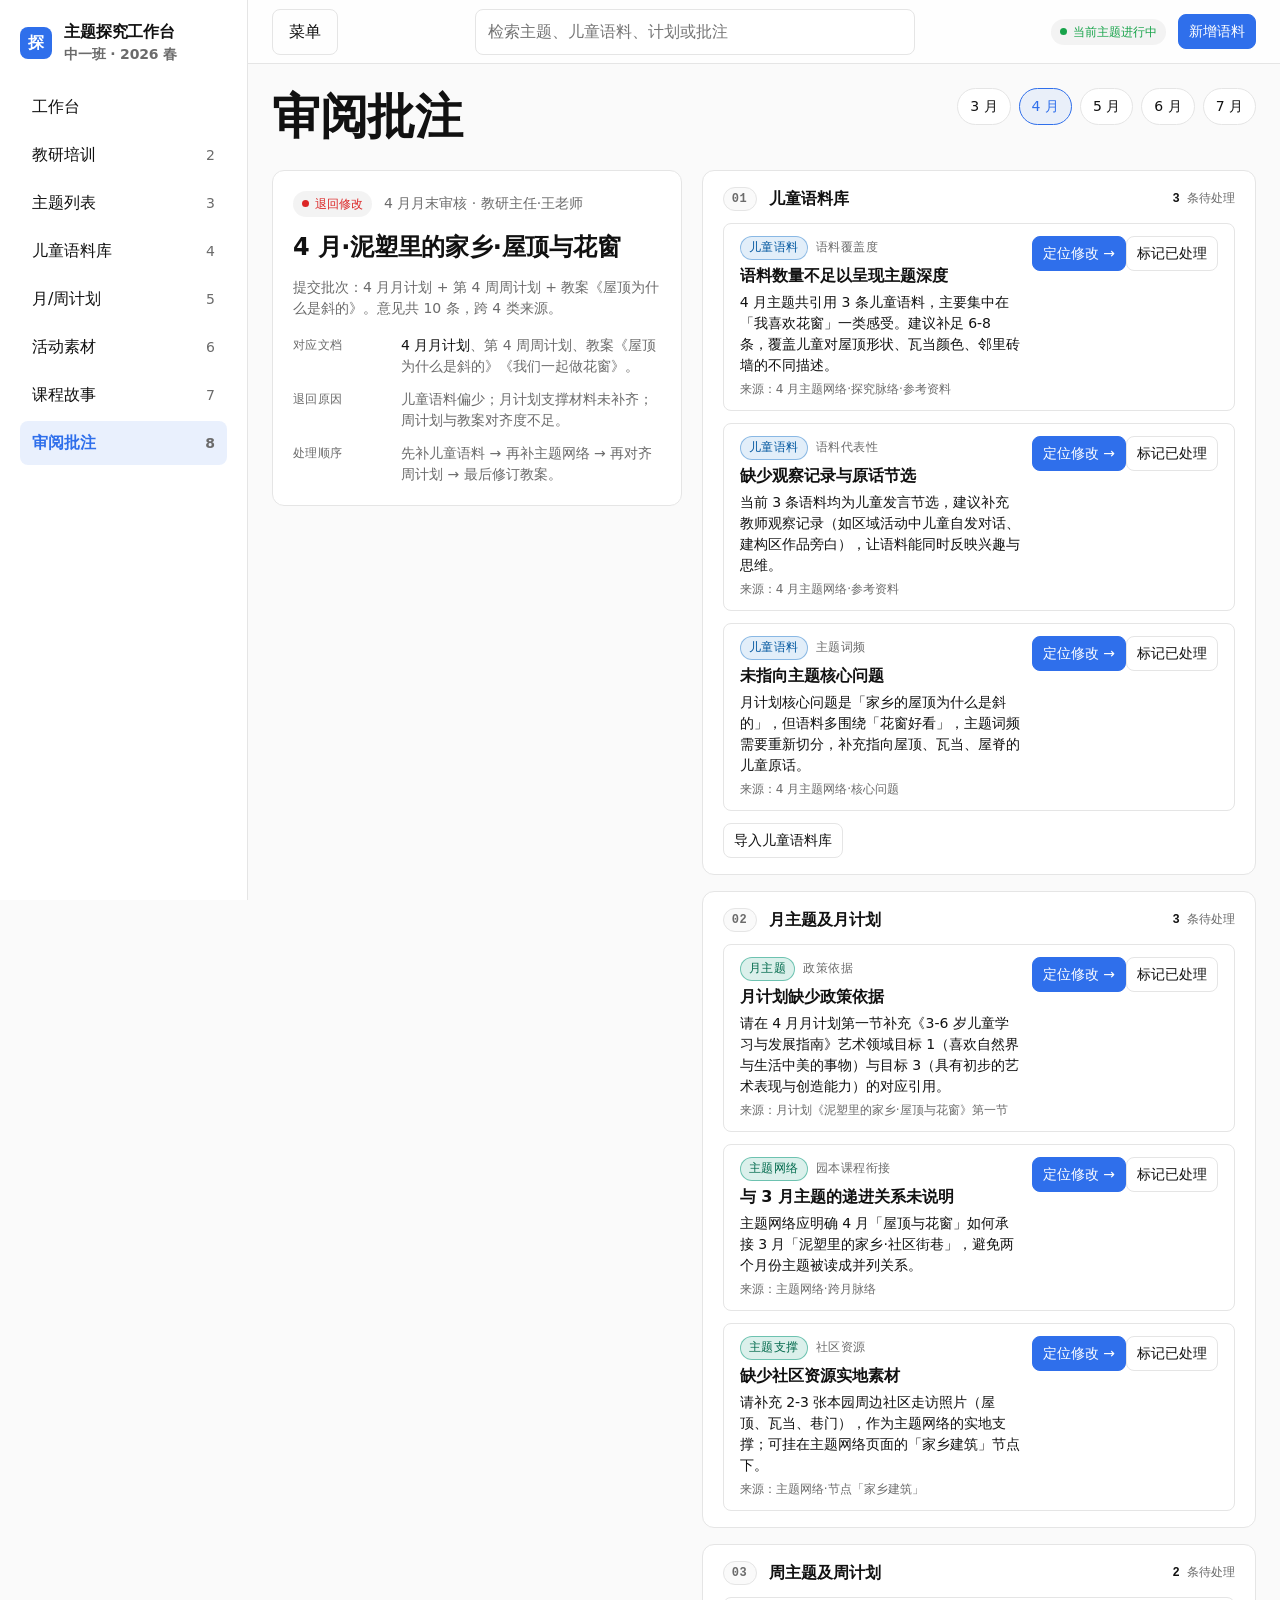
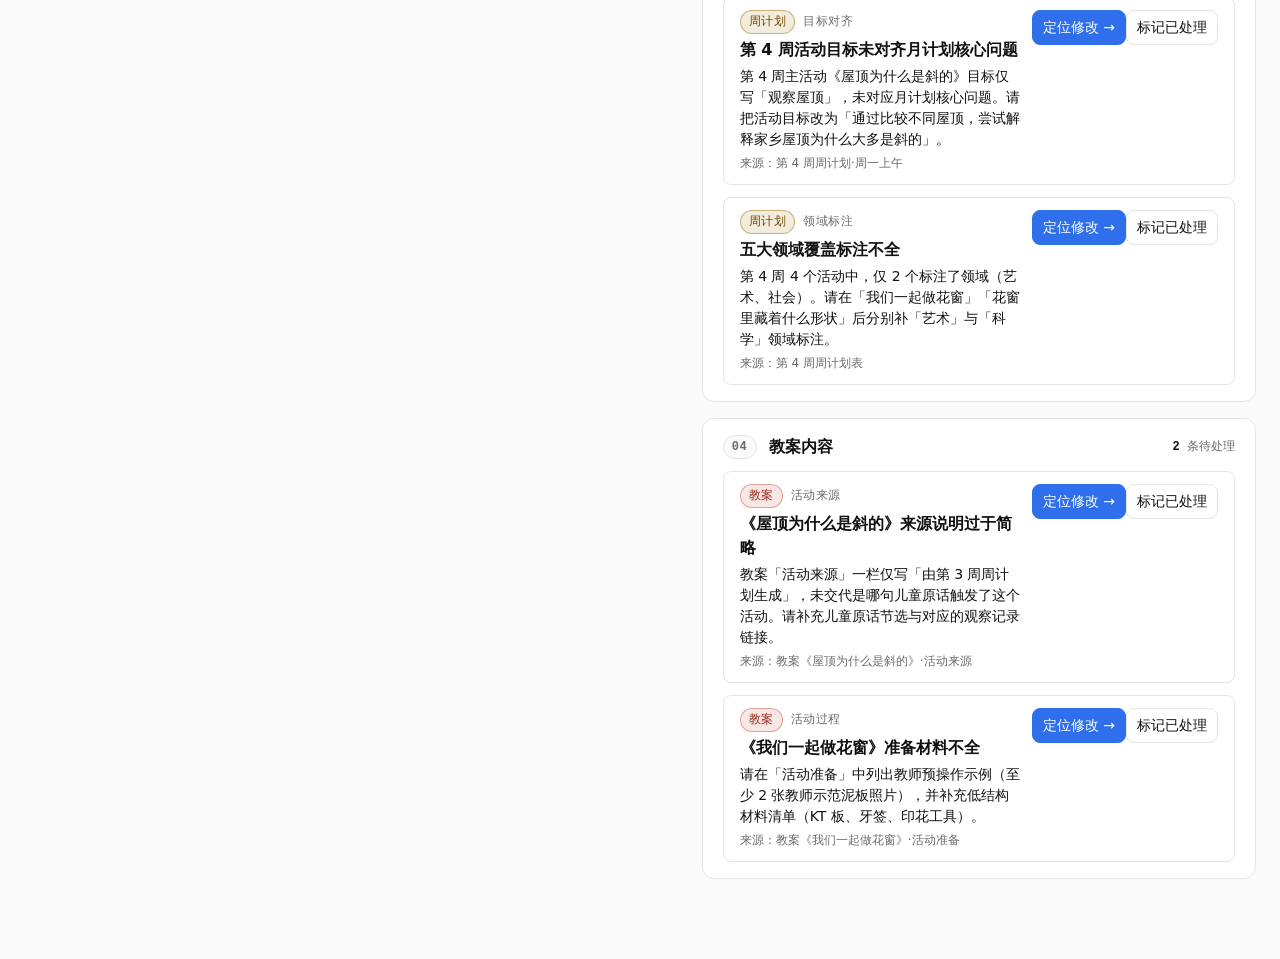
<file: screens/review.html>
﻿<!doctype html>
<html lang="zh-CN">
<head>
<meta charset="utf-8" />
<title>审阅批注 · 主题探究教师工作台</title>
<meta name="viewport" content="width=device-width, initial-scale=1" />
<link rel="stylesheet" href="../assets/tokens.css" />
<link rel="stylesheet" href="../assets/shared.css" />
<style>

    :root {
      --bg: #fafafa;
      --surface: #ffffff;
      --surface-warm: var(--surface);
      --fg: #111111;
      --fg-2: var(--fg);
      --muted: #6b6b6b;
      --meta: var(--muted);
      --border: #e5e5e5;
      --border-soft: var(--border);
      --accent: #2f6feb;
      --accent-on: #ffffff;
      --accent-hover: color-mix(in oklab, var(--accent), black 8%);
      --accent-active: color-mix(in oklab, var(--accent), black 14%);
      --success: #17a34a;
      --warn: #eab308;
      --danger: #dc2626;
      --font-display: "Inter", -apple-system, system-ui, sans-serif;
      --font-body: "Inter", -apple-system, system-ui, sans-serif;
      --font-mono: ui-monospace, "JetBrains Mono", monospace;
      --text-xs: 12px;
      --text-sm: 14px;
      --text-base: 16px;
      --text-lg: 20px;
      --text-xl: 24px;
      --text-2xl: 32px;
      --text-3xl: 48px;
      --text-4xl: 64px;
      --leading-body: 1.5;
      --leading-tight: 1.2;
      --tracking-display: -0.01em;
      --space-1: 4px;
      --space-2: 8px;
      --space-3: 12px;
      --space-4: 16px;
      --space-5: 20px;
      --space-6: 24px;
      --space-8: 32px;
      --space-12: 48px;
      --space-20: 80px;
      --section-y-desktop: 80px;
      --section-y-tablet: 48px;
      --section-y-phone: 32px;
      --radius-sm: 8px;
      --radius-md: 12px;
      --radius-lg: 16px;
      --radius-pill: 9999px;
      --elev-flat: none;
      --elev-ring: 0 0 0 1px var(--border);
      --elev-raised: 0 2px 8px color-mix(in oklab, var(--fg), transparent 92%);
      --focus-ring: 0 0 0 3px color-mix(in oklab, var(--accent), transparent 70%);
      --motion-fast: 150ms;
      --motion-base: 200ms;
      --ease-standard: cubic-bezier(0.2, 0, 0, 1);
      --container-max: 1200px;
      --container-gutter-desktop: 24px;
      --container-gutter-tablet: 16px;
      --container-gutter-phone: 12px;
    }

    * { box-sizing: border-box; }
    html { background: var(--bg); color: var(--fg); font-family: var(--font-body); }
    body { margin: 0; min-height: 100vh; line-height: var(--leading-body); }
    button, input, select, textarea { font: inherit; }
    button { cursor: pointer; }
    a { color: var(--accent); text-decoration: none; }
    a:hover { text-decoration: underline; }
    :focus-visible { outline: 0; box-shadow: var(--focus-ring); }

    .app-shell {
      display: grid;
      grid-template-columns: 248px minmax(0, 1fr);
      min-height: 100vh;
    }

    .sidebar {
      position: sticky;
      top: 0;
      height: 100vh;
      border-right: 1px solid var(--border);
      background: var(--surface);
      padding: var(--space-5);
      display: flex;
      flex-direction: column;
      gap: var(--space-5);
    }

    .brand {
      display: flex;
      align-items: center;
      gap: var(--space-3);
      font-weight: 600;
      letter-spacing: var(--tracking-display);
    }

    .brand-mark {
      width: 32px;
      height: 32px;
      border-radius: var(--radius-sm);
      display: grid;
      place-items: center;
      background: var(--accent);
      color: var(--accent-on);
      font-weight: 600;
    }

    .nav-list { display: grid; gap: var(--space-1); }
    .nav-btn {
      border: 0;
      width: 100%;
      background: transparent;
      color: var(--fg);
      border-radius: var(--radius-sm);
      display: flex;
      align-items: center;
      justify-content: space-between;
      padding: 10px 12px;
      text-align: left;
      transition: background var(--motion-fast) var(--ease-standard), color var(--motion-fast) var(--ease-standard);
    }
    .nav-btn:hover { background: color-mix(in oklab, var(--border), transparent 55%); }
    .nav-btn.active {
      background: color-mix(in oklab, var(--accent), transparent 90%);
      color: var(--accent);
      font-weight: 600;
    }

    .sidebar-foot {
      margin-top: auto;
      border-top: 1px solid var(--border);
      padding-top: var(--space-4);
      color: var(--muted);
      font-size: var(--text-sm);
    }

    .topbar {
      position: sticky;
      top: 0;
      z-index: 4;
      height: 64px;
      background: color-mix(in oklab, var(--bg), var(--surface) 78%);
      border-bottom: 1px solid var(--border);
      display: flex;
      align-items: center;
      justify-content: space-between;
      padding: 0 var(--container-gutter-desktop);
    }

    .mobile-menu { display: none; }
    .search {
      min-width: min(440px, 45vw);
      border: 1px solid var(--border);
      border-radius: var(--radius-sm);
      background: var(--surface);
      padding: 10px 12px;
      color: var(--fg);
    }

    .main { min-width: 0; }
    .content {
      width: min(100%, var(--container-max));
      margin: 0 auto;
      padding: var(--space-6) var(--container-gutter-desktop) var(--space-20);
    }

    .screen { display: none; }
    .screen.active { display: block; }

    .page-head {
      display: grid;
      grid-template-columns: minmax(0, 1fr) auto;
      gap: var(--space-4);
      align-items: start;
      margin-bottom: var(--space-6);
    }

    .eyebrow {
      color: var(--muted);
      font-family: var(--font-mono);
      font-size: var(--text-xs);
      text-transform: uppercase;
      letter-spacing: 0;
      margin-bottom: var(--space-2);
    }

    h1, h2, h3 {
      font-family: var(--font-display);
      line-height: var(--leading-tight);
      letter-spacing: var(--tracking-display);
      margin: 0;
    }
    h1 { font-size: clamp(var(--text-2xl), 4vw, var(--text-3xl)); }
    h2 { font-size: var(--text-xl); }
    h3 { font-size: var(--text-lg); }
    p { margin: 0; color: var(--muted); }

    .btn {
      border: 1px solid var(--border);
      border-radius: var(--radius-sm);
      background: transparent;
      color: var(--fg);
      padding: 10px 16px;
      min-height: 40px;
      display: inline-flex;
      align-items: center;
      justify-content: center;
      gap: var(--space-2);
      transition: background var(--motion-fast) var(--ease-standard), border-color var(--motion-fast) var(--ease-standard);
    }
    .btn:hover { background: color-mix(in oklab, var(--border), transparent 65%); text-decoration: none; }
    .btn-primary { background: var(--accent); border-color: var(--accent); color: var(--accent-on); }
    .btn-primary:hover { background: var(--accent-hover); border-color: var(--accent-hover); }
    .btn-small { min-height: 32px; padding: 6px 10px; font-size: var(--text-sm); }
    .btn-danger { color: var(--danger); border-color: color-mix(in oklab, var(--danger), transparent 65%); }

    .grid { display: grid; gap: var(--space-4); }
    .grid-2 { grid-template-columns: repeat(2, minmax(0, 1fr)); }
    .grid-3 { grid-template-columns: repeat(3, minmax(0, 1fr)); }
    .grid-4 { grid-template-columns: repeat(4, minmax(0, 1fr)); }
    .grid-main { grid-template-columns: minmax(0, 1.35fr) minmax(320px, 0.65fr); }

    .card {
      background: var(--surface);
      border: 1px solid var(--border);
      border-radius: var(--radius-md);
      padding: var(--space-5);
      box-shadow: var(--elev-flat);
    }

    .card-head, .row-between {
      display: flex;
      align-items: center;
      justify-content: space-between;
      gap: var(--space-3);
    }

    .stack { display: grid; gap: var(--space-4); }
    .stack-sm { display: grid; gap: var(--space-2); }
    .muted { color: var(--muted); }
    .meta { color: var(--meta); font-size: var(--text-sm); }
    .mono { font-family: var(--font-mono); font-variant-numeric: tabular-nums; }

    .badge {
      display: inline-flex;
      align-items: center;
      gap: 6px;
      width: max-content;
      border-radius: var(--radius-pill);
      background: color-mix(in oklab, var(--border), transparent 55%);
      color: var(--fg);
      padding: 4px 9px;
      font-size: var(--text-xs);
      white-space: nowrap;
    }
    .badge-dot::before {
      content: "";
      width: 7px;
      height: 7px;
      border-radius: var(--radius-pill);
      background: currentColor;
    }
    .success { color: var(--success); }
    .warn { color: var(--warn); }
    .danger { color: var(--danger); }
    .accent { color: var(--accent); }

    .progress {
      height: 8px;
      border-radius: var(--radius-pill);
      background: color-mix(in oklab, var(--border), transparent 45%);
      overflow: hidden;
    }
    .progress > span {
      display: block;
      height: 100%;
      border-radius: inherit;
      background: var(--accent);
    }

    .stat {
      display: grid;
      gap: var(--space-2);
    }
    .stat strong {
      font-size: var(--text-2xl);
      line-height: var(--leading-tight);
      font-variant-numeric: tabular-nums;
    }

    .table-wrap { overflow: auto; border: 1px solid var(--border); border-radius: var(--radius-md); }
    table { width: 100%; border-collapse: collapse; min-width: 760px; background: var(--surface); }
    th, td { padding: 13px 14px; border-bottom: 1px solid var(--border); text-align: left; vertical-align: top; }
    th { color: var(--muted); font-size: var(--text-sm); font-weight: 500; background: var(--bg); }
    tr:last-child td { border-bottom: 0; }

    .tabs, .filters {
      display: flex;
      flex-wrap: wrap;
      gap: var(--space-2);
    }
    .chip {
      border: 1px solid var(--border);
      border-radius: var(--radius-pill);
      background: var(--surface);
      color: var(--fg);
      padding: 7px 12px;
      font-size: var(--text-sm);
    }
    .chip.active {
      border-color: var(--accent);
      color: var(--accent);
      background: color-mix(in oklab, var(--accent), transparent 92%);
    }

    .field { display: grid; gap: var(--space-2); }
    .field label { font-weight: 600; font-size: var(--text-sm); }
    .field input, .field select, .field textarea {
      width: 100%;
      border: 1px solid var(--border);
      border-radius: var(--radius-sm);
      background: var(--surface);
      color: var(--fg);
      padding: 10px 12px;
      min-height: 42px;
    }
    .field textarea { min-height: 104px; resize: vertical; }

    .tag-picker {
      display: flex;
      flex-wrap: wrap;
      gap: var(--space-2);
    }

    .tag-option {
      display: inline-flex;
      align-items: center;
      gap: var(--space-2);
      border: 1px solid var(--border);
      border-radius: var(--radius-pill);
      padding: 7px 11px;
      background: var(--surface);
      font-size: var(--text-sm);
    }

    .tag-option input {
      width: 14px;
      height: 14px;
      margin: 0;
      accent-color: var(--accent);
    }

    .hero-workbench {
      min-height: 260px;
      display: grid;
      grid-template-columns: minmax(0, 1fr) 360px;
      gap: var(--space-6);
      align-items: stretch;
    }

    .timeline {
      display: grid;
      grid-template-columns: repeat(5, minmax(120px, 1fr));
      gap: var(--space-3);
      overflow: auto;
      padding-bottom: var(--space-2);
    }
    .timeline-step {
      border: 1px solid var(--border);
      border-radius: var(--radius-md);
      padding: var(--space-4);
      background: var(--surface);
      min-height: 120px;
    }

    .month-progress {
      margin-top: var(--space-4);
      display: grid;
      gap: var(--space-4);
    }
    .progress-chart {
      position: relative;
      min-height: 260px;
      border: 1px solid var(--border);
      border-radius: var(--radius-md);
      background: var(--surface);
      overflow: visible;
      padding: var(--space-5);
    }
    .axis-label {
      position: absolute;
      color: var(--fg);
      font-family: var(--font-display);
      font-size: var(--text-2xl);
      font-weight: 600;
      letter-spacing: var(--tracking-display);
    }
    .axis-label.x {
      left: 50%;
      bottom: 30px;
      transform: translateX(-50%);
    }
    .chart-axis-x {
      content: "";
      position: absolute;
      z-index: 1;
      top: 50%;
      height: 3px;
      transform: translateY(-50%);
    }
    .chart-axis-x-done {
      left: 76px;
      right: 64%;
      background: var(--fg);
    }
    .chart-axis-x-next {
      left: 36%;
      right: 50px;
      height: 0;
      border-top: 3px dashed var(--fg);
    }
    .chart-axis-x-next::after {
      content: "";
      position: absolute;
      width: 0;
      height: 0;
      border-style: solid;
      right: -18px;
      top: -11px;
      border-width: 11px 0 11px 22px;
      border-color: transparent transparent transparent var(--fg);
    }
    .chart-node {
      position: absolute;
      width: 36px;
      height: 36px;
      border: 3px solid var(--fg);
      border-radius: var(--radius-pill);
      background: var(--surface);
      color: var(--fg);
      display: grid;
      place-items: center;
      font-family: var(--font-display);
      font-size: 0;
      transform: translate(-50%, 50%);
      transition: transform var(--motion-fast) var(--ease-standard), border-color var(--motion-fast) var(--ease-standard), background var(--motion-fast) var(--ease-standard);
      z-index: 3;
    }
    .chart-node::before {
      content: attr(data-month-label);
      position: absolute;
      left: 50%;
      bottom: calc(100% + var(--space-3));
      transform: translateX(-50%);
      color: var(--fg);
      font-family: var(--font-display);
      font-size: var(--text-2xl);
      font-weight: 600;
      letter-spacing: var(--tracking-display);
      white-space: nowrap;
    }
    .chart-node:hover,
    .chart-node.open,
    .chart-node:focus-visible {
      transform: translate(-50%, 50%) scale(1.08);
      border-color: var(--accent);
      background: var(--surface);
      z-index: 8;
    }
    .chart-node.current {
      border-color: var(--fg);
      background: var(--surface);
    }
    .chart-node.is-complete {
      border-color: var(--fg);
      background: var(--fg);
    }
    .month-card {
      position: absolute;
      left: 50%;
      bottom: calc(100% + var(--space-3));
      width: min(280px, calc(100vw - 72px));
      transform: translateX(-50%) translateY(6px);
      opacity: 0;
      pointer-events: none;
      border: 1px solid var(--border);
      border-radius: var(--radius-md);
      background: var(--surface);
      color: var(--fg);
      padding: var(--space-4);
      box-shadow: var(--elev-raised);
      display: grid;
      gap: var(--space-3);
      text-align: left;
      font-family: var(--font-body);
      font-size: var(--text-sm);
      transition: opacity var(--motion-fast) var(--ease-standard), transform var(--motion-fast) var(--ease-standard);
    }
    .chart-node:hover .month-card,
    .chart-node.open .month-card,
    .chart-node:focus-visible .month-card {
      opacity: 1;
      pointer-events: auto;
      transform: translateX(-50%) translateY(0);
    }
    .month-card::after {
      content: "";
      position: absolute;
      left: calc(50% - 7px);
      bottom: -7px;
      width: 12px;
      height: 12px;
      border-right: 1px solid var(--border);
      border-bottom: 1px solid var(--border);
      background: var(--surface);
      transform: rotate(45deg);
    }
    .month-card-head {
      display: flex;
      align-items: center;
      justify-content: space-between;
      gap: var(--space-2);
    }
    .month-card-head strong {
      font-size: var(--text-lg);
      line-height: var(--leading-tight);
    }
    .month-actions {
      display: grid;
      grid-template-columns: 1fr 1fr;
      gap: var(--space-2);
    }
    .month-actions .btn {
      min-height: 34px;
      padding: 7px 9px;
      font-size: var(--text-sm);
    }

    .utterance-item {
      display: grid;
      grid-template-columns: auto minmax(0, 1fr) auto;
      gap: var(--space-3);
      align-items: start;
      border: 1px solid var(--border);
      border-radius: var(--radius-md);
      padding: var(--space-4);
      background: var(--surface);
    }
    .utterance-item.selected {
      border-color: var(--accent);
      background: color-mix(in oklab, var(--accent), transparent 96%);
    }
    .utterance-item input { width: 18px; height: 18px; margin-top: 3px; }

    .canvas {
      min-height: 520px;
      border: 1px solid var(--border);
      border-radius: var(--radius-md);
      background:
        linear-gradient(color-mix(in oklab, var(--border), transparent 72%) 1px, transparent 1px),
        linear-gradient(90deg, color-mix(in oklab, var(--border), transparent 72%) 1px, transparent 1px),
        var(--surface);
      background-size: 32px 32px;
      overflow: auto;
      padding: var(--space-5);
    }
    .mindmap {
      min-width: 860px;
      display: grid;
      grid-template-columns: 180px minmax(160px, 0.7fr) minmax(420px, 1.3fr);
      gap: var(--space-6);
      align-items: center;
    }
    .mindmap-column {
      display: grid;
      gap: var(--space-4);
      position: relative;
    }
    .node {
      position: relative;
      border: 1px solid var(--border);
      border-radius: var(--radius-md);
      background: var(--surface);
      padding: 12px 14px;
      box-shadow: var(--elev-flat);
      font-size: var(--text-sm);
    }
    .node::after {
      content: "";
      position: absolute;
      top: 50%;
      left: calc(100% + 1px);
      width: var(--space-6);
      border-top: 1px solid var(--border);
    }
    .node::before {
      content: "";
      position: absolute;
      top: calc(50% - 4px);
      left: calc(100% + var(--space-6) - 7px);
      width: 8px;
      height: 8px;
      border-top: 1px solid var(--border);
      border-right: 1px solid var(--border);
      transform: rotate(45deg);
      background: transparent;
    }
    .mindmap-column:last-child .node::before,
    .mindmap-column:last-child .node::after { display: none; }
    .node.theme {
      background: var(--accent);
      color: var(--accent-on);
      border-color: var(--accent);
      min-height: 128px;
      display: grid;
      align-content: center;
      gap: var(--space-2);
    }
    .node.theme .meta { color: color-mix(in oklab, var(--accent-on), transparent 24%); }
    .node.branch {
      border-color: color-mix(in oklab, var(--accent), transparent 70%);
      background: color-mix(in oklab, var(--accent), transparent 95%);
    }
    .activity-stack {
      display: grid;
      grid-template-columns: repeat(2, minmax(0, 1fr));
      gap: var(--space-3);
    }
    .activity-node {
      display: grid;
      gap: var(--space-2);
      min-height: 116px;
    }
    .activity-node.generated {
      border-color: var(--success);
      background: color-mix(in oklab, var(--success), transparent 96%);
    }
    .domain-tags {
      display: flex;
      flex-wrap: wrap;
      gap: 6px;
      margin-top: var(--space-1);
    }
    .domain-tag {
      border-radius: var(--radius-pill);
      border: 1px solid var(--border);
      padding: 2px 7px;
      color: var(--muted);
      font-size: var(--text-xs);
      background: var(--surface);
      white-space: nowrap;
    }

    .planner {
      display: grid;
      grid-template-columns: 280px minmax(0, 1fr);
      gap: var(--space-4);
    }
    .doc-nav {
      display: grid;
      gap: var(--space-2);
      align-content: start;
    }
    .plan-nav-group { display: grid; gap: var(--space-1); }
    .plan-month { padding: 10px 12px; }
    .plan-month .plan-caret,
    .plan-month .plan-label {
      display: inline-flex;
      align-items: center;
    }
    .plan-caret {
      width: 14px;
      height: 14px;
      display: inline-grid;
      place-items: center;
      font-size: 10px;
      color: var(--muted);
      transition: transform var(--motion-fast) var(--ease-standard), color var(--motion-fast) var(--ease-standard);
      flex: 0 0 auto;
    }
    .plan-nav-group.expanded .plan-caret { transform: rotate(90deg); color: var(--accent); }
    .plan-month .badge { margin-left: auto; }
    .plan-week-children {
      display: grid;
      gap: 2px;
      margin-left: var(--space-3);
      padding-left: var(--space-4);
      border-left: 1px solid var(--border-soft);
    }
    .plan-week-children[hidden] { display: none; }
    .plan-nav-group.expanded .plan-week-children { display: grid; }
    .plan-week { font-size: var(--text-sm); padding: 6px 10px; color: var(--muted); }
    .plan-week.active { color: var(--accent); }
    .plan-week .badge { font-size: 10px; padding: 2px 7px; }
    .plan-week-empty {
      display: block;
      font-size: var(--text-xs);
      color: var(--muted);
      font-style: italic;
      padding: 4px 8px;
    }
    .doc-section {
      border: 1px solid var(--border);
      border-radius: var(--radius-md);
      background: var(--surface);
      padding: var(--space-5);
      display: grid;
      gap: var(--space-4);
    }
    .plan-tab { justify-content: space-between; }
    .plan-doc { display: none; }
    .plan-doc.active { display: grid; }
    .week-summary {
      display: grid;
      grid-template-columns: repeat(3, minmax(0, 1fr));
      gap: var(--space-3);
    }
    .week-summary .card {
      padding: var(--space-4);
      border-radius: var(--radius-sm);
      background: var(--bg);
    }
    .reference-chain {
      display: grid;
      grid-template-columns: repeat(3, minmax(0, 1fr));
      gap: var(--space-3);
    }
    .reference-card,
    .source-card {
      border: 1px solid var(--border);
      border-radius: var(--radius-sm);
      background: var(--surface);
      padding: var(--space-4);
      display: grid;
      gap: var(--space-2);
      min-width: 0;
      color: var(--fg);
      text-align: left;
    }
    .reference-card.active {
      border-color: color-mix(in oklab, var(--accent), transparent 68%);
      background: color-mix(in oklab, var(--accent), transparent 95%);
    }
    .source-grid {
      display: grid;
      grid-template-columns: repeat(4, minmax(0, 1fr));
      gap: var(--space-3);
    }
    .month-plan-grid {
      display: grid;
      grid-template-columns: repeat(3, minmax(0, 1fr));
      gap: var(--space-3);
    }
    .month-plan-card {
      border: 1px solid var(--border);
      border-radius: var(--radius-sm);
      background: var(--bg);
      padding: var(--space-4);
      display: grid;
      gap: var(--space-2);
    }
    .review-month-panel { display: none; }
    .review-month-panel.active { display: block; }
    .source-type {
      color: var(--muted);
      font-size: var(--text-xs);
      font-family: var(--font-mono);
      text-transform: uppercase;
    }
    .source-list {
      margin: 0;
      padding-left: 18px;
      color: var(--muted);
      font-size: var(--text-sm);
    }
    .source-list li + li { margin-top: 4px; }
    .inline-actions {
      display: flex;
      flex-wrap: wrap;
      gap: var(--space-2);
      align-items: center;
    }
    .theme-stack {
      display: grid;
      gap: var(--space-4);
    }
    .theme-card {
      border: 1px solid var(--border);
      border-radius: var(--radius-md);
      background: var(--surface);
      padding: var(--space-5);
      display: grid;
      gap: var(--space-5);
    }
    .theme-card-head {
      display: grid;
      grid-template-columns: minmax(112px, 0.24fr) minmax(0, 1fr) auto;
      gap: var(--space-4);
      align-items: start;
    }
    .theme-month {
      display: grid;
      gap: var(--space-1);
      color: var(--fg);
    }
    .theme-month strong {
      font-size: clamp(36px, 5vw, var(--text-4xl));
      line-height: 0.95;
      letter-spacing: var(--tracking-display);
    }
    .theme-month span {
      color: var(--muted);
      font-size: var(--text-sm);
    }
    .theme-card h2 {
      font-size: var(--text-2xl);
      line-height: var(--leading-tight);
    }
    .theme-grid {
      display: grid;
      grid-template-columns: minmax(0, 1.05fr) minmax(0, 0.95fr);
      gap: var(--space-4);
    }
    .theme-block {
      border: 1px solid var(--border);
      border-radius: var(--radius-sm);
      background: var(--bg);
      padding: var(--space-4);
      display: grid;
      gap: var(--space-3);
    }
    .theme-block h3 {
      font-size: var(--text-lg);
      line-height: var(--leading-tight);
    }
    .theme-block p,
    .theme-block li {
      color: var(--muted);
      font-size: var(--text-sm);
    }
    .theme-goals {
      margin: 0;
      padding-left: 18px;
    }
    .theme-goals li + li { margin-top: var(--space-2); }
    .theme-evidence,
    .theme-domains {
      display: flex;
      flex-wrap: wrap;
      gap: var(--space-2);
    }
    .evidence-chip {
      border: 1px solid var(--border);
      border-radius: var(--radius-pill);
      background: var(--surface);
      padding: 6px 10px;
      color: var(--fg);
      font-size: var(--text-xs);
      display: inline-flex;
      gap: 6px;
      align-items: center;
    }
    .plan-summary {
      display: grid;
      grid-template-columns: repeat(3, minmax(0, 1fr));
      gap: var(--space-3);
    }
    .plan-summary > div {
      border: 1px solid var(--border);
      border-radius: var(--radius-sm);
      background: var(--surface);
      padding: var(--space-3);
      display: grid;
      gap: 4px;
    }
    .plan-summary strong {
      font-size: var(--text-xl);
      line-height: var(--leading-tight);
    }
    .schedule-table th:first-child,
    .schedule-table td:first-child {
      width: 86px;
      white-space: nowrap;
      font-weight: 600;
    }
    .weekly-plan-sheet {
      border: 1px solid var(--border);
      border-radius: var(--radius-md);
      background: var(--surface);
      overflow: hidden;
    }
    .weekly-title {
      display: grid;
      grid-template-columns: 1fr auto;
      gap: var(--space-3);
      align-items: center;
      padding: var(--space-4) var(--space-5);
      border-bottom: 1px solid var(--border);
      background: var(--bg);
    }
    .weekly-title h2 { font-size: var(--text-xl); }
    .weekly-meta {
      display: flex;
      flex-wrap: wrap;
      gap: var(--space-2);
      color: var(--muted);
      font-size: var(--text-sm);
    }
    .weekly-table-wrap { overflow-x: auto; }
    .weekly-table {
      width: 100%;
      min-width: 980px;
      border-collapse: collapse;
      background: var(--surface);
    }
    .weekly-table th,
    .weekly-table td {
      border-right: 1px solid var(--border);
      border-bottom: 1px solid var(--border);
      padding: 10px;
      vertical-align: top;
    }
    .weekly-table th:last-child,
    .weekly-table td:last-child { border-right: 0; }
    .weekly-table tr:last-child td { border-bottom: 0; }
    .weekly-table th {
      background: var(--bg);
      color: var(--fg);
      text-align: center;
      font-size: var(--text-sm);
      font-weight: 600;
    }
    .time-slot {
      width: 104px;
      background: var(--bg);
      color: var(--fg);
      font-family: var(--font-mono);
      font-size: var(--text-xs);
      text-align: center;
      white-space: nowrap;
    }
    .activity-cell {
      display: grid;
      gap: var(--space-2);
      min-width: 220px;
    }
    .activity-title {
      display: flex;
      flex-wrap: wrap;
      align-items: center;
      gap: var(--space-2);
    }
    .activity-cell strong { color: var(--fg); }
    .activity-cell .meta { line-height: 1.4; }
    .lesson-link {
      width: max-content;
      border: 1px solid var(--border);
      border-radius: var(--radius-pill);
      background: var(--surface);
      color: var(--accent);
      padding: 3px 8px;
      font-size: var(--text-xs);
      line-height: 1.2;
    }
    .lesson-link.fill {
      border-color: var(--accent);
      background: color-mix(in oklab, var(--accent), transparent 92%);
      font-weight: 600;
    }
    .lesson-status {
      display: inline-flex;
      width: max-content;
      align-items: center;
      border-radius: var(--radius-pill);
      padding: 3px 8px;
      background: color-mix(in oklab, var(--warn), transparent 86%);
      color: color-mix(in oklab, var(--warn), black 35%);
      font-size: var(--text-xs);
      line-height: 1.2;
    }
    .lesson-peek {
      position: fixed;
      z-index: 40;
      top: 0;
      right: 0;
      bottom: 0;
      left: 248px;
      width: auto;
      height: 100vh;
      transform: translateX(100%);
      opacity: 0;
      pointer-events: none;
      transition: transform var(--motion-base) var(--ease-standard), opacity var(--motion-base) var(--ease-standard);
      border-left: 1px solid var(--border);
      background: var(--bg);
      box-shadow: var(--elev-raised);
      overflow: auto;
    }
    .lesson-peek.open {
      transform: translateX(0);
      opacity: 1;
      pointer-events: auto;
    }
    .lesson-peek-head {
      position: sticky;
      top: 0;
      z-index: 1;
      display: grid;
      gap: var(--space-3);
      padding: var(--space-5) var(--space-6);
      border-bottom: 1px solid var(--border);
      background: var(--surface);
    }
    .lesson-peek-title {
      display: flex;
      align-items: center;
      justify-content: space-between;
      gap: var(--space-3);
    }
    .lesson-peek-title > div { min-width: 0; flex: 1; }
    .lesson-peek-title h2 { font-size: var(--text-xl); }
    .icon-btn {
      width: 36px;
      height: 36px;
      border: 1px solid var(--border);
      border-radius: var(--radius-sm);
      background: var(--surface);
      color: var(--fg);
      display: grid;
      place-items: center;
      flex: 0 0 auto;
    }
    .lesson-peek-body {
      display: grid;
      gap: var(--space-5);
      width: min(100%, var(--container-max));
      margin: 0 auto;
      padding: var(--space-6) var(--container-gutter-desktop) var(--space-20);
    }
    .lesson-peek-document {
      background: var(--surface);
      border: 1px solid var(--border);
      border-radius: var(--radius-md);
      padding: var(--space-6);
      display: grid;
      gap: var(--space-5);
    }
    .lesson-peek-meta {
      display: grid;
      gap: var(--space-2);
      padding-bottom: var(--space-4);
      border-bottom: 1px solid var(--border);
    }
    .lesson-peek-meta p { color: var(--fg); }
    .lesson-peek-sections {
      display: grid;
      gap: var(--space-5);
    }
    .lesson-peek-section {
      display: grid;
      gap: var(--space-2);
    }
    .lesson-peek-section + .lesson-peek-section {
      padding-top: var(--space-5);
      border-top: 1px solid var(--border);
    }
    .lesson-peek-section h3 { font-size: var(--text-lg); }
    .lesson-peek-section p {
      max-width: 78ch;
      color: var(--fg);
      white-space: pre-line;
    }
    .lesson-detail-panel { display: none; }
    .lesson-detail-panel.active { display: grid; }
    .lesson-editor-panel { display: none; }
    .lesson-editor-panel.active { display: grid; }
    .lesson-actions {
      display: flex;
      flex-wrap: wrap;
      gap: var(--space-2);
      justify-content: flex-end;
    }
    .lesson-summary-grid {
      display: grid;
      grid-template-columns: repeat(2, minmax(0, 1fr));
      gap: var(--space-4);
    }
    .lesson-summary-item {
      border: 1px solid var(--border);
      border-radius: var(--radius-sm);
      background: var(--bg);
      padding: var(--space-3);
      display: grid;
      gap: var(--space-1);
    }
    .lesson-summary-item span {
      color: var(--muted);
      font-size: var(--text-xs);
    }
    .lesson-outline {
      display: grid;
      grid-template-columns: repeat(2, minmax(0, 1fr));
      gap: var(--space-4);
    }
    .lesson-block {
      border: 1px solid var(--border);
      border-radius: var(--radius-sm);
      background: var(--bg);
      padding: var(--space-4);
      display: grid;
      gap: var(--space-2);
    }
    .lesson-block.wide { grid-column: 1 / -1; }
    .lesson-block textarea {
      width: 100%;
      min-height: 118px;
      border: 1px solid var(--border);
      border-radius: var(--radius-sm);
      background: var(--surface);
      color: var(--fg);
      padding: var(--space-3);
      resize: vertical;
    }
    /* ============== 教案编辑器抽屉 ============== */
    .lesson-drawer {
      position: fixed;
      z-index: 50;
      top: 0;
      right: 0;
      bottom: 0;
      left: 248px;
      height: 100vh;
      transform: translateX(100%);
      opacity: 0;
      pointer-events: none;
      transition: transform var(--motion-base) var(--ease-standard), opacity var(--motion-base) var(--ease-standard);
      border-left: 1px solid var(--border);
      background: var(--bg);
      box-shadow: var(--elev-raised);
      display: grid;
      grid-template-rows: auto 1fr auto;
      overflow: hidden;
    }
    .lesson-drawer.open {
      transform: translateX(0);
      opacity: 1;
      pointer-events: auto;
    }
    .lesson-drawer-head {
      position: sticky;
      top: 0;
      z-index: 1;
      display: grid;
      gap: var(--space-3);
      padding: var(--space-5) var(--space-6);
      border-bottom: 1px solid var(--border);
      background: var(--surface);
    }
    .lesson-drawer-title {
      display: flex;
      align-items: center;
      gap: var(--space-3);
    }
    .lesson-drawer-title > div { min-width: 0; flex: 1; }
    .lesson-drawer-title h2 { font-size: var(--text-xl); }
    .lesson-drawer-subtitle {
      display: flex;
      flex-wrap: wrap;
      gap: var(--space-2);
      align-items: center;
      color: var(--muted);
      font-size: var(--text-sm);
    }
    .lesson-drawer-body {
      overflow: auto;
      padding: var(--space-6) var(--container-gutter-desktop) var(--space-12);
      display: grid;
      gap: var(--space-5);
      width: min(100%, var(--container-max));
      margin: 0 auto;
    }
    .lesson-drawer-card {
      background: var(--surface);
      border: 1px solid var(--border);
      border-radius: var(--radius-md);
      padding: var(--space-5);
      display: grid;
      gap: var(--space-4);
    }
    .lesson-drawer-card-head {
      display: flex;
      align-items: center;
      justify-content: space-between;
      gap: var(--space-3);
      padding-bottom: var(--space-3);
      border-bottom: 1px solid var(--border);
    }
    .lesson-drawer-card-head h3 { font-size: var(--text-lg); }
    .lesson-drawer-card-head .meta { color: var(--muted); font-size: var(--text-sm); }
    .lesson-drawer-grid-2 {
      display: grid;
      grid-template-columns: repeat(2, minmax(0, 1fr));
      gap: var(--space-4);
    }
    .lesson-drawer-section {
      display: grid;
      gap: var(--space-2);
    }
    .lesson-drawer-section label {
      font-weight: 600;
      color: var(--fg);
    }
    .lesson-drawer-section .field-hint {
      color: var(--muted);
      font-size: var(--text-sm);
    }
    .lesson-drawer-section textarea {
      width: 100%;
      min-height: 110px;
      border: 1px solid var(--border);
      border-radius: var(--radius-sm);
      background: var(--surface);
      color: var(--fg);
      padding: var(--space-3);
      resize: vertical;
      font: inherit;
      line-height: 1.6;
    }
    .lesson-drawer-section textarea:focus {
      outline: none;
      border-color: var(--accent);
      box-shadow: var(--focus-ring);
    }
    .lesson-drawer-section .readonly-block {
      padding: var(--space-3);
      border: 1px solid var(--border);
      border-radius: var(--radius-sm);
      background: var(--bg);
      color: var(--fg);
      white-space: pre-wrap;
      line-height: 1.6;
    }
    .lesson-drawer-foot {
      display: flex;
      flex-wrap: wrap;
      gap: var(--space-2);
      justify-content: space-between;
      align-items: center;
      padding: var(--space-4) var(--space-6);
      border-top: 1px solid var(--border);
      background: var(--surface);
    }
    .lesson-drawer-foot .left,
    .lesson-drawer-foot .right {
      display: flex;
      flex-wrap: wrap;
      gap: var(--space-2);
    }
    .lesson-drawer-validation {
      padding: var(--space-3) var(--space-4);
      border-radius: var(--radius-sm);
      background: var(--bg);
      color: var(--muted);
      font-size: var(--text-sm);
      border: 1px solid var(--border);
    }
    .lesson-drawer-validation.danger { background: color-mix(in oklab, var(--danger), transparent 88%); color: color-mix(in oklab, var(--danger), black 30%); border-color: color-mix(in oklab, var(--danger), transparent 60%); }
    .lesson-drawer-validation.success { background: color-mix(in oklab, var(--success), transparent 88%); color: color-mix(in oklab, var(--success), black 30%); border-color: color-mix(in oklab, var(--success), transparent 60%); }
    @media (max-width: 920px) {
      .lesson-drawer { left: 0; width: 100vw; }
      .lesson-drawer-body { padding-inline: var(--container-gutter-phone); }
      .lesson-drawer-card { padding: var(--space-4); }
      .lesson-drawer-grid-2 { grid-template-columns: 1fr; }
    }
    .hidden { display: none !important; }
    .rich-placeholder {
      min-height: 92px;
      border: 1px dashed var(--border);
      border-radius: var(--radius-sm);
      background: var(--bg);
      padding: var(--space-4);
      color: var(--muted);
    }

    .annotation {
      border-left: 3px solid var(--accent);
      padding-left: var(--space-3);
      display: grid;
      gap: var(--space-1);
    }

    /* ── 审阅批注 4 分类结构 ─────────────────────────────── */
    .review-layout {
      display: grid;
      grid-template-columns: minmax(0, 0.85fr) minmax(0, 1.15fr);
      gap: var(--space-5);
      align-items: start;
    }
    @media (max-width: 1100px) {
      .review-layout { grid-template-columns: 1fr; }
    }
    .review-summary-card {
      position: sticky;
      top: var(--space-4);
      display: grid;
      gap: var(--space-4);
    }
    .review-status-row {
      display: flex;
      align-items: center;
      gap: var(--space-3);
      flex-wrap: wrap;
    }
    .review-summary-list {
      display: grid;
      gap: var(--space-3);
      margin: 0;
      padding: 0;
      list-style: none;
    }
    .review-summary-list li {
      display: grid;
      grid-template-columns: 96px 1fr;
      gap: var(--space-3);
      font-size: var(--text-sm);
      color: var(--muted);
      align-items: start;
    }
    .review-summary-list li strong {
      color: var(--fg);
      font-weight: 500;
    }
    .review-summary-list .label-mono {
      font-family: var(--font-mono);
      font-size: var(--text-xs);
      text-transform: uppercase;
      letter-spacing: 0.04em;
      color: var(--muted);
      padding-top: 2px;
    }
    .review-actions {
      display: flex;
      flex-wrap: wrap;
      gap: var(--space-2);
    }
    .annotation-stack {
      display: grid;
      gap: var(--space-4);
    }
    .annotation-category {
      border: 1px solid var(--border);
      border-radius: var(--radius-md);
      background: var(--surface);
      padding: var(--space-4) var(--space-5);
      display: grid;
      gap: var(--space-3);
    }
    .annotation-category[data-empty="true"] {
      background: var(--bg);
      border-style: dashed;
    }
    .annotation-category-head {
      display: flex;
      align-items: center;
      justify-content: space-between;
      gap: var(--space-3);
      flex-wrap: wrap;
    }
    .annotation-category-title {
      display: flex;
      align-items: center;
      gap: var(--space-3);
      font-size: var(--text-base);
      font-weight: 600;
      color: var(--fg);
    }
    .annotation-category-title .cat-index {
      font-family: var(--font-mono);
      font-size: var(--text-xs);
      letter-spacing: 0.06em;
      color: var(--muted);
      background: var(--bg);
      border: 1px solid var(--border);
      padding: 2px 8px;
      border-radius: var(--radius-pill);
    }
    .annotation-category-title .cat-name {
      font-weight: 600;
    }
    .annotation-category-title .cat-sub {
      font-size: var(--text-xs);
      color: var(--muted);
      font-weight: 400;
      margin-left: var(--space-2);
    }
    .annotation-count {
      font-family: var(--font-mono);
      font-size: var(--text-xs);
      color: var(--muted);
    }
    .annotation-count .num {
      color: var(--fg);
      font-weight: 600;
    }
    .annotation-empty {
      font-size: var(--text-sm);
      color: var(--muted);
      padding: var(--space-3);
      border: 1px dashed var(--border);
      border-radius: var(--radius-sm);
      background: var(--bg);
    }
    .annotation-list {
      display: grid;
      gap: var(--space-3);
      margin: 0;
      padding: 0;
      list-style: none;
    }
    .annotation-item {
      display: grid;
      grid-template-columns: minmax(0, 1fr) auto;
      gap: var(--space-3);
      padding: var(--space-3) var(--space-4);
      border: 1px solid var(--border);
      border-radius: var(--radius-sm);
      background: var(--surface);
      align-items: start;
    }
    .annotation-item[data-state="resolved"] {
      background: color-mix(in oklab, var(--success), transparent 92%);
      border-color: color-mix(in oklab, var(--success), transparent 60%);
    }
    .annotation-body {
      display: grid;
      gap: var(--space-1);
      min-width: 0;
    }
    .annotation-meta {
      display: flex;
      align-items: center;
      gap: var(--space-2);
      font-size: var(--text-xs);
      color: var(--muted);
      font-family: var(--font-mono);
      text-transform: uppercase;
      letter-spacing: 0.04em;
    }
    .annotation-meta .meta-tag {
      background: var(--bg);
      border: 1px solid var(--border);
      padding: 2px 8px;
      border-radius: var(--radius-pill);
    }
    .annotation-meta .meta-tag.cat-1 { color: oklch(45% 0.14 250); border-color: color-mix(in oklab, oklch(60% 0.14 250), transparent 50%); background: color-mix(in oklab, oklch(60% 0.14 250), transparent 86%); }
    .annotation-meta .meta-tag.cat-2 { color: oklch(45% 0.12 170); border-color: color-mix(in oklab, oklch(60% 0.12 170), transparent 50%); background: color-mix(in oklab, oklch(60% 0.12 170), transparent 86%); }
    .annotation-meta .meta-tag.cat-3 { color: oklch(45% 0.12 80); border-color: color-mix(in oklab, oklch(60% 0.12 80), transparent 50%); background: color-mix(in oklab, oklch(60% 0.12 80), transparent 86%); }
    .annotation-meta .meta-tag.cat-4 { color: oklch(45% 0.14 30); border-color: color-mix(in oklab, oklch(60% 0.14 30), transparent 50%); background: color-mix(in oklab, oklch(60% 0.14 30), transparent 86%); }
    .annotation-title {
      font-size: var(--text-base);
      font-weight: 600;
      color: var(--fg);
    }
    .annotation-text {
      font-size: var(--text-sm);
      color: var(--fg);
      line-height: var(--leading-body);
    }
    .annotation-source {
      font-size: var(--text-xs);
      color: var(--muted);
    }
    .annotation-action {
      align-self: start;
    }

    .toast {
      position: fixed;
      right: var(--space-6);
      bottom: var(--space-6);
      z-index: 10;
      border: 1px solid var(--border);
      border-radius: var(--radius-md);
      background: var(--surface);
      padding: var(--space-4);
      box-shadow: var(--elev-raised);
      color: var(--fg);
      opacity: 0;
      transform: translateY(12px);
      pointer-events: none;
      transition: opacity var(--motion-base) var(--ease-standard), transform var(--motion-base) var(--ease-standard);
    }
    .toast.show { opacity: 1; transform: translateY(0); }

    .drawer {
      position: fixed;
      inset: 0;
      z-index: 20;
      display: none;
      background: color-mix(in oklab, var(--fg), transparent 70%);
    }
    .drawer.open { display: grid; justify-items: end; }
    .drawer-panel {
      width: min(520px, 100%);
      height: 100%;
      background: var(--surface);
      padding: var(--space-6);
      display: grid;
      grid-template-rows: auto 1fr auto;
      gap: var(--space-5);
      box-shadow: var(--elev-raised);
    }

    @media (max-width: 1180px) {
      .grid-4 { grid-template-columns: repeat(2, minmax(0, 1fr)); }
      .source-grid { grid-template-columns: repeat(2, minmax(0, 1fr)); }
      .hero-workbench, .grid-main { grid-template-columns: 1fr; }
    }

    @media (max-width: 920px) {
      .app-shell { grid-template-columns: 1fr; }
      .sidebar {
        display: none;
        position: fixed;
        z-index: 30;
        inset: 0 auto 0 0;
        width: min(320px, 86vw);
      }
      .sidebar.open { display: flex; }
      .mobile-menu { display: inline-flex; }
      .topbar { padding: 0 var(--container-gutter-tablet); }
      .content { padding-inline: var(--container-gutter-tablet); }
      .page-head { grid-template-columns: 1fr; }
      .grid-2, .grid-3, .planner { grid-template-columns: 1fr; }
      .theme-card-head, .theme-grid, .plan-summary { grid-template-columns: 1fr; }
      .plan-week-children { margin-left: var(--space-2); padding-left: var(--space-3); }
      .week-summary, .reference-chain, .month-plan-grid { grid-template-columns: 1fr; }
      .lesson-outline { grid-template-columns: 1fr; }
      .search { min-width: 0; width: 100%; }
      .month-progress { overflow-x: visible; }
      .progress-chart { min-width: 0; min-height: 240px; }
      .axis-label { font-size: var(--text-xl); }
      .chart-axis-x { top: 50%; }
      .chart-axis-x-done { left: 44px; right: 64%; }
      .chart-axis-x-next { left: 36%; right: 34px; }
      .chart-node { width: 30px; height: 30px; border-width: 2px; }
      .chart-node::before { font-size: var(--text-xl); bottom: calc(100% + var(--space-2)); }
    }

    @media (max-width: 640px) {
      .topbar {
        height: auto;
        padding: var(--space-3) var(--container-gutter-phone);
        display: grid;
        grid-template-columns: auto 1fr;
      }
      .search { grid-column: 1 / -1; }
      .content { padding: var(--space-5) var(--container-gutter-phone) var(--space-12); }
      .grid-4, .source-grid { grid-template-columns: 1fr; }
      .card { padding: var(--space-4); }
      .theme-card { padding: var(--space-4); }
      .card-head, .row-between { align-items: flex-start; flex-direction: column; }
      .utterance-item { grid-template-columns: auto minmax(0, 1fr); }
      .utterance-item .badge { grid-column: 2; }
      .canvas { min-height: 480px; }
      .node { min-width: 96px; font-size: var(--text-xs); }
      .mindmap { min-width: 760px; grid-template-columns: 150px 150px 410px; }
      .activity-stack { grid-template-columns: 1fr; }
      .weekly-title { grid-template-columns: 1fr; }
      .lesson-peek {
        left: 0;
        width: 100vw;
        transform: translateX(100%);
      }
      .lesson-peek-body { padding-inline: var(--container-gutter-phone); }
      .lesson-peek-document { padding: var(--space-4); }
      .progress-chart { min-height: 220px; }
      .axis-label { font-size: var(--text-lg); }
      .axis-label.x { bottom: var(--space-4); }
      .chart-axis-x { top: 50%; height: 2px; }
      .chart-axis-x-done { left: 30px; right: 64%; }
      .chart-axis-x-next { left: 36%; right: 24px; border-top-width: 2px; }
      .chart-axis-x-next::after { right: -16px; top: -9px; border-width: 9px 0 9px 18px; }
      .chart-node { width: 24px; height: 24px; }
      .chart-node::before { font-size: var(--text-lg); }
    }

    /* ============== 提交月计划 ============== */
    .month-form {
      display: grid;
      gap: var(--space-5);
    }
    .month-form-head {
      display: grid;
      grid-template-columns: minmax(0, 1fr) auto;
      gap: var(--space-4);
      align-items: end;
    }
    .month-form-head .field { max-width: 220px; }
    .month-form-card {
      display: grid;
      gap: var(--space-5);
    }
    .month-form-card > .row-between:first-child { padding-bottom: 0; }
    .week-rows {
      display: grid;
      gap: var(--space-4);
    }
    .week-row {
      border: 1px solid var(--border);
      border-radius: var(--radius-md);
      background: var(--surface);
      padding: var(--space-4);
      display: grid;
      gap: var(--space-3);
    }
    .week-row-head {
      display: flex;
      align-items: center;
      justify-content: space-between;
      gap: var(--space-3);
    }
    .week-row-head strong {
      font-size: var(--text-lg);
      line-height: var(--leading-tight);
    }
    .week-row .grid-2 { gap: var(--space-3); }
    .evidence-readonly {
      border: 1px solid var(--border-soft);
      border-radius: var(--radius-sm);
      background: var(--bg);
      padding: var(--space-3);
      display: flex;
      flex-wrap: wrap;
      gap: var(--space-2);
      color: var(--muted);
      font-size: var(--text-sm);
      min-height: 42px;
      align-items: center;
    }
    .evidence-readonly .source-type {
      color: var(--fg);
      font-weight: 600;
    }
    .evidence-readonly .empty {
      color: var(--muted);
      font-style: italic;
    }
    .node-picker {
      border: 1px solid var(--border);
      border-radius: var(--radius-md);
      background: var(--surface);
      padding: var(--space-4);
      display: grid;
      gap: var(--space-3);
    }
    .node-picker-results {
      display: grid;
      gap: var(--space-2);
      max-height: 260px;
      overflow: auto;
    }
    .node-picker-row {
      display: flex;
      align-items: center;
      justify-content: space-between;
      gap: var(--space-3);
      padding: 10px 12px;
      border-radius: var(--radius-sm);
      border: 1px solid var(--border-soft);
      background: var(--bg);
    }
    .node-picker-row .meta { color: var(--muted); font-size: var(--text-xs); }
    .node-picker-row.selected {
      border-color: var(--accent);
      background: color-mix(in oklab, var(--accent), transparent 92%);
    }
    .node-picker-tags {
      display: flex;
      flex-wrap: wrap;
      gap: 6px;
      margin-top: 4px;
    }
    .node-picker-empty {
      color: var(--muted);
      font-size: var(--text-sm);
      padding: var(--space-3);
      text-align: center;
    }
    .add-week-btn {
      width: max-content;
      border: 1px dashed var(--border);
      border-radius: var(--radius-sm);
      background: transparent;
      color: var(--muted);
      padding: 10px 16px;
      min-height: 40px;
    }
    .add-week-btn:hover {
      border-color: var(--accent);
      color: var(--accent);
      background: color-mix(in oklab, var(--accent), transparent 94%);
    }
    /* ============== 月计划抽屉 ============== */
    .month-plan-drawer {
      position: fixed;
      z-index: 40;
      top: 0;
      right: 0;
      bottom: 0;
      left: 248px;
      width: auto;
      height: 100vh;
      transform: translateX(100%);
      opacity: 0;
      pointer-events: none;
      transition: transform var(--motion-base) var(--ease-standard), opacity var(--motion-base) var(--ease-standard);
      border-left: 1px solid var(--border);
      background: var(--bg);
      box-shadow: var(--elev-raised);
      overflow: auto;
      display: grid;
      grid-template-rows: auto 1fr;
    }
    .month-plan-drawer.open {
      transform: translateX(0);
      opacity: 1;
      pointer-events: auto;
    }
    .month-drawer-head {
      position: sticky;
      top: 0;
      z-index: 1;
      display: grid;
      gap: var(--space-3);
      padding: var(--space-5) var(--space-6);
      border-bottom: 1px solid var(--border);
      background: var(--surface);
    }
    .month-drawer-status {
      color: var(--muted);
      font-size: var(--text-sm);
    }
    .month-drawer-body {
      display: grid;
      gap: var(--space-5);
      width: min(100%, var(--container-max));
      margin: 0 auto;
      padding: var(--space-6) var(--container-gutter-desktop) var(--space-20);
      align-content: start;
    }
    .month-drawer-section {
      display: grid;
      gap: var(--space-4);
      padding-bottom: var(--space-4);
      border-bottom: 1px solid var(--border-soft);
    }
    .month-drawer-section:last-of-type { border-bottom: 0; }
    .source-inputs {
      display: grid;
      gap: var(--space-4);
    }
    .source-inputs textarea {
      width: 100%;
      min-height: 84px;
      border: 1px solid var(--border);
      border-radius: var(--radius-sm);
      background: var(--surface);
      color: var(--fg);
      padding: var(--space-3);
      resize: vertical;
    }
    .source-label-row {
      display: flex;
      align-items: center;
      justify-content: space-between;
      gap: var(--space-3);
    }
    /* 指南参考抽屉：比月计划抽屉更靠上层 */
    .guide-ref-drawer {
      position: fixed;
      z-index: 45;
      top: 0;
      right: 0;
      bottom: 0;
      left: 248px;
      height: 100vh;
      transform: translateX(100%);
      opacity: 0;
      pointer-events: none;
      transition: transform var(--motion-base) var(--ease-standard), opacity var(--motion-base) var(--ease-standard);
      border-left: 1px solid var(--border);
      background: var(--bg);
      box-shadow: var(--elev-raised);
      display: grid;
      grid-template-rows: auto 1fr;
      overflow: hidden;
    }
    .guide-ref-drawer.open {
      transform: translateX(0);
      opacity: 1;
      pointer-events: auto;
    }
    .guide-ref-head {
      display: grid;
      gap: var(--space-3);
      padding: var(--space-5) var(--space-6);
      border-bottom: 1px solid var(--border);
      background: var(--surface);
    }
    .guide-ref-head .search { width: 100%; min-width: 0; }
    .guide-ref-body {
      display: grid;
      grid-template-columns: 240px minmax(0, 1fr);
      min-height: 0;
      overflow: hidden;
    }
    .guide-ref-toc {
      border-right: 1px solid var(--border);
      background: var(--surface);
      padding: var(--space-4);
      overflow: auto;
      display: grid;
      gap: var(--space-1);
      align-content: start;
    }
    .guide-ref-toc a {
      display: block;
      padding: 6px 10px;
      border-radius: var(--radius-sm);
      color: var(--fg);
      font-size: var(--text-sm);
    }
    .guide-ref-toc a:hover { background: color-mix(in oklab, var(--border), transparent 55%); text-decoration: none; }
    .guide-ref-toc a.toc-domain { font-weight: 600; margin-top: var(--space-2); }
    .guide-ref-toc a.toc-aspect { padding-left: 20px; color: var(--muted); }
    .guide-ref-content {
      overflow: auto;
      padding: var(--space-6) var(--space-6) var(--space-20);
      display: grid;
      gap: var(--space-5);
      align-content: start;
    }
    .guide-domain > h2 {
      font-size: var(--text-2xl);
      padding-bottom: var(--space-2);
      border-bottom: 2px solid var(--accent);
      margin-bottom: var(--space-3);
    }
    .guide-aspect { margin-top: var(--space-4); }
    .guide-aspect > h3 { font-size: var(--text-lg); color: var(--accent); margin-bottom: var(--space-2); }
    .guide-goal {
      border: 1px solid var(--border);
      border-radius: var(--radius-md);
      background: var(--surface);
      padding: var(--space-4);
      display: grid;
      gap: var(--space-3);
      margin-bottom: var(--space-3);
    }
    .guide-goal > strong { font-size: var(--text-base); }
    .guide-goal-bands {
      display: grid;
      grid-template-columns: repeat(3, minmax(0, 1fr));
      gap: var(--space-2);
    }
    .guide-band {
      border: 1px solid var(--border-soft);
      border-radius: var(--radius-sm);
      background: var(--bg);
      padding: var(--space-3);
      font-size: var(--text-sm);
      color: var(--fg);
      display: grid;
      gap: 4px;
    }
    .guide-band .band-age { font-family: var(--font-mono); font-size: var(--text-xs); color: var(--muted); }
    .guide-advice {
      border-top: 1px dashed var(--border);
      padding-top: var(--space-2);
      display: grid;
      gap: 4px;
      font-size: var(--text-sm);
      color: var(--fg);
    }
    .guide-advice .advice-head { color: var(--fg); font-weight: 600; }
    .guide-advice ol,
    .guide-advice ul {
      list-style: none;
      padding: 0;
      margin: 0;
      display: grid;
      gap: 6px;
    }
    .guide-advice ol.advice-top { gap: 10px; margin-top: 4px; }
    .guide-advice ol.advice-top > li {
      display: block;
      margin-bottom: 8px;
    }
    .guide-advice ol.advice-top > li > .advice-text {
      display: inline;
    }
    .guide-advice ol.advice-top > li > div {
      display: block;
    }
    .guide-advice ol.advice-top > li::before {
      content: attr(data-n) "．";
      font-family: var(--font-mono);
      font-size: var(--text-sm);
      color: var(--accent);
      font-weight: 600;
      line-height: 1.6;
      display: inline-block;
      width: 26px;
      margin-right: 4px;
    }
    .guide-advice ol.advice-top > li > .advice-text {
      line-height: 1.6;
    }
    .guide-advice ol.advice-sub {
      margin-top: 6px;
      margin-left: 26px;
      gap: 4px;
    }
    .guide-advice ol.advice-sub > li {
      display: grid;
      grid-template-columns: 14px minmax(0, 1fr);
      gap: 4px;
      align-items: start;
      color: var(--muted);
    }
    .guide-advice ol.advice-sub > li::before {
      content: "·";
      color: var(--muted);
      font-weight: 700;
      line-height: 1.6;
    }
    .guide-advice ol.advice-sub > li > .advice-text { line-height: 1.6; }
    .guide-advice ol.advice-subnum > li {
      display: grid;
      grid-template-columns: 24px minmax(0, 1fr);
      gap: 4px;
      color: var(--muted);
    }
    .guide-advice ol.advice-subnum > li::before {
      content: attr(data-n) ")";
      font-family: var(--font-mono);
      font-size: var(--text-xs);
      color: var(--muted);
      line-height: 1.6;
    }
    .guide-advice ol.advice-subnum > li > .advice-text { line-height: 1.6; }
    .guide-advice > .advice-top-raw {
      display: grid;
      grid-template-columns: 14px minmax(0, 1fr);
      gap: 4px;
      color: var(--muted);
      line-height: 1.6;
    }
    .guide-advice > .advice-top-raw::before {
      content: "·";
      color: var(--muted);
      font-weight: 700;
    }
    .guide-ref-empty { color: var(--muted); padding: var(--space-4); }
    .child-corpus-toolbar { padding: 0 var(--space-6) var(--space-3); }
    .child-corpus-list {
      padding: var(--space-4) var(--space-6) var(--space-6);
      display: grid;
      gap: var(--space-3);
    }
    .child-corpus-row {
      display: grid;
      grid-template-columns: 18px minmax(0, 1fr) auto;
      gap: var(--space-3);
      align-items: start;
      padding: var(--space-4);
      border: 1px solid var(--border);
      border-radius: var(--radius-md);
      background: var(--surface);
      cursor: pointer;
      transition: border-color var(--motion-fast) var(--ease-standard);
    }
    .child-corpus-row:hover { border-color: var(--accent); }
    .child-corpus-row.selected { border-color: var(--accent); background: color-mix(in oklab, var(--accent), transparent 92%); }
    .child-corpus-row input { margin-top: 4px; accent-color: var(--accent); }
    .child-corpus-row .row-body strong { display: block; font-size: var(--text-base); margin-bottom: 4px; }
    .child-corpus-row .row-body p { color: var(--muted); font-size: var(--text-sm); margin: 0 0 6px; }
    .child-corpus-row .row-tags { display: flex; flex-wrap: wrap; gap: 6px; }
    .child-corpus-foot {
      display: flex;
      justify-content: space-between;
      align-items: center;
      gap: var(--space-3);
      padding: var(--space-4) var(--space-6);
      border-top: 1px solid var(--border);
      background: var(--surface);
    }
    @media (max-width: 920px) {
      .guide-ref-drawer { left: 0; }
      .guide-ref-body { grid-template-columns: 1fr; }
      .guide-ref-toc { display: none; }
      .guide-goal-bands { grid-template-columns: 1fr; }
    }
    .source-categories {
      display: grid;
      gap: var(--space-3);
    }
    .source-category {
      border: 1px solid var(--border);
      border-radius: var(--radius-md);
      background: var(--surface);
      padding: var(--space-4);
      display: grid;
      gap: var(--space-3);
    }
    .source-category-head {
      display: flex;
      align-items: center;
      justify-content: space-between;
      gap: var(--space-3);
    }
    .source-category-head strong {
      font-size: var(--text-base);
      line-height: var(--leading-tight);
    }
    .source-category-results {
      display: grid;
      gap: var(--space-2);
    }
    .source-category-row {
      display: flex;
      align-items: center;
      justify-content: space-between;
      gap: var(--space-3);
      padding: 10px 12px;
      border-radius: var(--radius-sm);
      border: 1px solid var(--border-soft);
      background: var(--bg);
    }
    .source-category-row.selected {
      border-color: var(--accent);
      background: color-mix(in oklab, var(--accent), transparent 92%);
    }
    @media (max-width: 920px) {
      .month-plan-drawer { left: 0; }
      .month-drawer-body { padding-inline: var(--container-gutter-tablet); }
    }
    @media (max-width: 640px) {
      .month-drawer-body { padding-inline: var(--container-gutter-phone); }
    }
    .month-form-foot {
      display: flex;
      flex-wrap: wrap;
      gap: var(--space-2);
      justify-content: flex-end;
    }
    .month-summary-line {
      color: var(--muted);
      font-size: var(--text-sm);
    }

    @media (max-width: 920px) {
      .month-form-head { grid-template-columns: 1fr; }
      .week-row .grid-2 { grid-template-columns: 1fr; }
    }
  
</style>
</head>
<body>
<div class="app-shell">
<aside class="sidebar" id="sidebar">
    <div class="brand">
      <div class="brand-mark">探</div>
      <div>
        <div>主题探究工作台</div>
        <div class="meta">中一班 · 2026 春</div>
      </div>
    </div>
    <nav class="nav-list" id="nav">
        <a class="nav-btn" href="dashboard.html">工作台
        <a class="nav-btn" href="training.html">教研培训 <span class="meta">2</span></a>
        <a class="nav-btn" href="themes.html">主题列表 <span class="meta">3</span></a>
        <a class="nav-btn" href="corpus.html">儿童语料库 <span class="meta">4</span></a>
        <a class="nav-btn" href="plans.html">月/周计划 <span class="meta">5</span></a>
        <a class="nav-btn" href="materials.html">活动素材 <span class="meta">6</span></a>
        <a class="nav-btn" href="story.html">课程故事 <span class="meta">7</span></a>
        <a class="nav-btn active" href="review.html">审阅批注 <span class="meta">8</span></a>
    </nav>
  </aside>
<main class="main">
<header class="topbar">
      <button aria-label="打开导航" class="btn mobile-menu" id="menuBtn">菜单</button>
      <input class="search" placeholder="检索主题、儿童语料、计划或批注" type="search" />
      <div class="row-between">
        <span class="badge badge-dot success">当前主题进行中</span>
        <button class="btn btn-primary btn-small" data-open-drawer="">新增语料</button>
      </div>
    </header>
<div class="content">
<section class="screen active" data-od-id="screen-review" id="review">
<div class="page-head">
<div><h1>审阅批注</h1></div>
<div class="tabs">
<button class="chip" data-review-month="review-mar">3 月</button>
<button class="chip active" data-review-month="review-apr">4 月</button>
<button class="chip" data-review-month="review-may">5 月</button>
<button class="chip" data-review-month="review-jun">6 月</button>
<button class="chip" data-review-month="review-jul">7 月</button>
</div>
</div>

<div class="review-month-panel" id="review-mar">
<div class="review-layout">
<aside class="card stack review-summary-card">
<div class="review-status-row">
<span class="badge badge-dot success">已通过</span>
<span class="meta">3 月月末审核 · 教研主任·王老师</span>
</div>
<h2 style="margin:0;">3 月·泥塑里的家乡</h2>
<p class="meta">提交批次：3 月主题网络 + 4 周周计划。意见共 2 条，全部已处理。</p>
<ul class="review-summary-list">
<li><span class="label-mono">对应文档</span><span><strong>3 月月计划</strong>、第 1-4 周周计划、主题网络、教案《泥板拼贴》。</span></li>
<li><span class="label-mono">审核结论</span><span>主题来源清晰，已能说明儿童语料、园本泥塑课程和社区建筑资源之间的关系。</span></li>
<li><span class="label-mono">保留意见</span><span>在后续周计划中继续标注每个活动涉及的领域，避免主题网络停留在素材罗列。</span></li>
</ul>
</aside>
<div class="annotation-stack">
<section class="annotation-category" data-category="corpus" data-od-id="review-mar-cat-1">
<header class="annotation-category-head">
<div class="annotation-category-title">
<span class="cat-index">01</span>
<span class="cat-name">儿童语料库</span></div>
<span class="annotation-count"><span class="num">0</span> 条待处理</span>
</header>
<div class="annotation-empty">本月语料引用充分，已覆盖兴趣关键词与原话节选，无需补充。</div>
</section>
<section class="annotation-category" data-category="month" data-od-id="review-mar-cat-2">
<header class="annotation-category-head">
<div class="annotation-category-title">
<span class="cat-index">02</span>
<span class="cat-name">月主题及月计划</span></div>
<span class="annotation-count"><span class="num">0</span> 条待处理</span>
</header>
<ul class="annotation-list">
<li class="annotation-item" data-state="resolved">
<div class="annotation-body">
<div class="annotation-meta"><span class="meta-tag cat-2">已处理</span><span>月主题 · 园本课程依据</span></div>
<div class="annotation-title">主题价值</div>
<div class="annotation-text">已补充园所文化与社区资源依据，主题来源说明完整。</div>
<div class="annotation-source">来源：月计划《泥塑里的家乡》第一节</div>
</div>
<div class="annotation-action"><a class="btn btn-small" href="plans.html#month-plan-sec-theme">查看位置 →</a></div>
</li>
</ul>
</section>
<section class="annotation-category" data-category="week" data-od-id="review-mar-cat-3">
<header class="annotation-category-head">
<div class="annotation-category-title">
<span class="cat-index">03</span>
<span class="cat-name">周主题及周计划</span></div>
<span class="annotation-count"><span class="num">0</span> 条待处理</span>
</header>
<ul class="annotation-list">
<li class="annotation-item" data-state="resolved">
<div class="annotation-body">
<div class="annotation-meta"><span class="meta-tag cat-3">已处理</span><span>周计划 · 活动拆解</span></div>
<div class="annotation-title">周计划拆解</div>
<div class="annotation-text">第 3 周、第 4 周均已关联月计划条目；五大领域覆盖完整。</div>
<div class="annotation-source">来源：3 月第 3-4 周周计划表</div>
</div>
<div class="annotation-action"><a class="btn btn-small" href="plans.html#week-3-sec-table">查看位置 →</a></div>
</li>
</ul>
</section>
<section class="annotation-category" data-category="lesson" data-od-id="review-mar-cat-4">
<header class="annotation-category-head">
<div class="annotation-category-title">
<span class="cat-index">04</span>
<span class="cat-name">教案内容</span></div>
<span class="annotation-count"><span class="num">0</span> 条待处理</span>
</header>
<div class="annotation-empty">3 月教案全部提交通过，无待处理意见。</div>
</section>
</div>
</div>
</div>

<div class="review-month-panel active" id="review-apr">
<div class="review-layout">
<aside class="card stack review-summary-card">
<div class="review-status-row">
<span class="badge badge-dot danger">退回修改</span>
<span class="meta">4 月月末审核 · 教研主任·王老师</span>
</div>
<h2 style="margin:0;">4 月·泥塑里的家乡·屋顶与花窗</h2>
<p class="meta">提交批次：4 月月计划 + 第 4 周周计划 + 教案《屋顶为什么是斜的》。意见共 10 条，跨 4 类来源。</p>
<ul class="review-summary-list">
<li><span class="label-mono">对应文档</span><span><strong>4 月月计划</strong>、第 4 周周计划、教案《屋顶为什么是斜的》《我们一起做花窗》。</span></li>
<li><span class="label-mono">退回原因</span><span>儿童语料偏少；月计划支撑材料未补齐；周计划与教案对齐度不足。</span></li>
<li><span class="label-mono">处理顺序</span><span>先补儿童语料 → 再补主题网络 → 再对齐周计划 → 最后修订教案。</span></li>
</ul>
</aside>
<div class="annotation-stack">

<section class="annotation-category" data-category="corpus" data-od-id="review-apr-cat-1">
<header class="annotation-category-head">
<div class="annotation-category-title">
<span class="cat-index">01</span>
<span class="cat-name">儿童语料库</span></div>
<span class="annotation-count"><span class="num">3</span> 条待处理</span>
</header>
<ul class="annotation-list">
<li class="annotation-item">
<div class="annotation-body">
<div class="annotation-meta"><span class="meta-tag cat-1">儿童语料</span><span>语料覆盖度</span></div>
<div class="annotation-title">语料数量不足以呈现主题深度</div>
<div class="annotation-text">4 月主题共引用 3 条儿童语料，主要集中在「我喜欢花窗」一类感受。建议补足 6-8 条，覆盖儿童对屋顶形状、瓦当颜色、邻里砖墙的不同描述。</div>
<div class="annotation-source">来源：4 月主题网络·探究脉络·参考资料</div>
</div>
<div class="annotation-action"><a class="btn btn-small btn-primary" href="corpus.html">定位修改 →</a><button class="btn btn-small">标记已处理</button></div>
</li>
<li class="annotation-item">
<div class="annotation-body">
<div class="annotation-meta"><span class="meta-tag cat-1">儿童语料</span><span>语料代表性</span></div>
<div class="annotation-title">缺少观察记录与原话节选</div>
<div class="annotation-text">当前 3 条语料均为儿童发言节选，建议补充教师观察记录（如区域活动中儿童自发对话、建构区作品旁白），让语料能同时反映兴趣与思维。</div>
<div class="annotation-source">来源：4 月主题网络·参考资料</div>
</div>
<div class="annotation-action"><a class="btn btn-small btn-primary" href="corpus.html">定位修改 →</a><button class="btn btn-small">标记已处理</button></div>
</li>
<li class="annotation-item">
<div class="annotation-body">
<div class="annotation-meta"><span class="meta-tag cat-1">儿童语料</span><span>主题词频</span></div>
<div class="annotation-title">未指向主题核心问题</div>
<div class="annotation-text">月计划核心问题是「家乡的屋顶为什么是斜的」，但语料多围绕「花窗好看」，主题词频需要重新切分，补充指向屋顶、瓦当、屋脊的儿童原话。</div>
<div class="annotation-source">来源：4 月主题网络·核心问题</div>
</div>
<div class="annotation-action"><a class="btn btn-small btn-primary" href="corpus.html">定位修改 →</a><button class="btn btn-small">标记已处理</button></div>
</li>
</ul>
<div class="review-actions">
<a class="btn btn-small" href="corpus.html">导入儿童语料库</a>
</div>
</section>

<section class="annotation-category" data-category="month" data-od-id="review-apr-cat-2">
<header class="annotation-category-head">
<div class="annotation-category-title">
<span class="cat-index">02</span>
<span class="cat-name">月主题及月计划</span></div>
<span class="annotation-count"><span class="num">3</span> 条待处理</span>
</header>
<ul class="annotation-list">
<li class="annotation-item">
<div class="annotation-body">
<div class="annotation-meta"><span class="meta-tag cat-2">月主题</span><span>政策依据</span></div>
<div class="annotation-title">月计划缺少政策依据</div>
<div class="annotation-text">请在 4 月月计划第一节补充《3-6 岁儿童学习与发展指南》艺术领域目标 1（喜欢自然界与生活中美的事物）与目标 3（具有初步的艺术表现与创造能力）的对应引用。</div>
<div class="annotation-source">来源：月计划《泥塑里的家乡·屋顶与花窗》第一节</div>
</div>
<div class="annotation-action"><a class="btn btn-small btn-primary" href="plans.html#month-apr-sec-overview">定位修改 →</a><button class="btn btn-small">标记已处理</button></div>
</li>
<li class="annotation-item">
<div class="annotation-body">
<div class="annotation-meta"><span class="meta-tag cat-2">主题网络</span><span>园本课程衔接</span></div>
<div class="annotation-title">与 3 月主题的递进关系未说明</div>
<div class="annotation-text">主题网络应明确 4 月「屋顶与花窗」如何承接 3 月「泥塑里的家乡·社区街巷」，避免两个月份主题被读成并列关系。</div>
<div class="annotation-source">来源：主题网络·跨月脉络</div>
</div>
<div class="annotation-action"><a class="btn btn-small btn-primary" href="themes.html#theme-apr">定位修改 →</a><button class="btn btn-small">标记已处理</button></div>
</li>
<li class="annotation-item">
<div class="annotation-body">
<div class="annotation-meta"><span class="meta-tag cat-2">主题支撑</span><span>社区资源</span></div>
<div class="annotation-title">缺少社区资源实地素材</div>
<div class="annotation-text">请补充 2-3 张本园周边社区走访照片（屋顶、瓦当、巷门），作为主题网络的实地支撑；可挂在主题网络页面的「家乡建筑」节点下。</div>
<div class="annotation-source">来源：主题网络·节点「家乡建筑」</div>
</div>
<div class="annotation-action"><a class="btn btn-small btn-primary" href="themes.html#theme-apr">定位修改 →</a><button class="btn btn-small">标记已处理</button></div>
</li>
</ul>
</section>

<section class="annotation-category" data-category="week" data-od-id="review-apr-cat-3">
<header class="annotation-category-head">
<div class="annotation-category-title">
<span class="cat-index">03</span>
<span class="cat-name">周主题及周计划</span></div>
<span class="annotation-count"><span class="num">2</span> 条待处理</span>
</header>
<ul class="annotation-list">
<li class="annotation-item">
<div class="annotation-body">
<div class="annotation-meta"><span class="meta-tag cat-3">周计划</span><span>目标对齐</span></div>
<div class="annotation-title">第 4 周活动目标未对齐月计划核心问题</div>
<div class="annotation-text">第 4 周主活动《屋顶为什么是斜的》目标仅写「观察屋顶」，未对应月计划核心问题。请把活动目标改为「通过比较不同屋顶，尝试解释家乡屋顶为什么大多是斜的」。</div>
<div class="annotation-source">来源：第 4 周周计划·周一上午</div>
</div>
<div class="annotation-action"><a class="btn btn-small btn-primary" href="plans.html#week-4-act-window-shapes">定位修改 →</a><button class="btn btn-small">标记已处理</button></div>
</li>
<li class="annotation-item">
<div class="annotation-body">
<div class="annotation-meta"><span class="meta-tag cat-3">周计划</span><span>领域标注</span></div>
<div class="annotation-title">五大领域覆盖标注不全</div>
<div class="annotation-text">第 4 周 4 个活动中，仅 2 个标注了领域（艺术、社会）。请在「我们一起做花窗」「花窗里藏着什么形状」后分别补「艺术」与「科学」领域标注。</div>
<div class="annotation-source">来源：第 4 周周计划表</div>
</div>
<div class="annotation-action"><a class="btn btn-small btn-primary" href="plans.html#week-4-sec-table">定位修改 →</a><button class="btn btn-small">标记已处理</button></div>
</li>
</ul>
</section>

<section class="annotation-category" data-category="lesson" data-od-id="review-apr-cat-4">
<header class="annotation-category-head">
<div class="annotation-category-title">
<span class="cat-index">04</span>
<span class="cat-name">教案内容</span></div>
<span class="annotation-count"><span class="num">2</span> 条待处理</span>
</header>
<ul class="annotation-list">
<li class="annotation-item">
<div class="annotation-body">
<div class="annotation-meta"><span class="meta-tag cat-4">教案</span><span>活动来源</span></div>
<div class="annotation-title">《屋顶为什么是斜的》来源说明过于简略</div>
<div class="annotation-text">教案「活动来源」一栏仅写「由第 3 周周计划生成」，未交代是哪句儿童原话触发了这个活动。请补充儿童原话节选与对应的观察记录链接。</div>
<div class="annotation-source">来源：教案《屋顶为什么是斜的》·活动来源</div>
</div>
<div class="annotation-action"><a class="btn btn-small btn-primary" href="plans.html#week-3-sec-table">定位修改 →</a><button class="btn btn-small">标记已处理</button></div>
</li>
<li class="annotation-item">
<div class="annotation-body">
<div class="annotation-meta"><span class="meta-tag cat-4">教案</span><span>活动过程</span></div>
<div class="annotation-title">《我们一起做花窗》准备材料不全</div>
<div class="annotation-text">请在「活动准备」中列出教师预操作示例（至少 2 张教师示范泥板照片），并补充低结构材料清单（KT 板、牙签、印花工具）。</div>
<div class="annotation-source">来源：教案《我们一起做花窗》·活动准备</div>
</div>
<div class="annotation-action"><a class="btn btn-small btn-primary" href="plans.html#week-4-sec-table">定位修改 →</a><button class="btn btn-small">标记已处理</button></div>
</li>
</ul>
</section>

</div>
</div>
</div>

<div class="review-month-panel" id="review-may">
<div class="review-layout">
<aside class="card stack review-summary-card">
<div class="review-status-row">
<span class="badge">尚未提交</span>
<span class="meta">5 月·预排中</span>
</div>
<h2 style="margin:0;">5 月·家乡的桥</h2>
<p class="meta">5 月月计划仍为预排状态，需等 4 月退回意见处理后再提交审核。</p>
<ul class="review-summary-list">
<li><span class="label-mono">对应文档</span><span><strong>5 月月计划（预排）</strong>、第 1-2 周周计划草稿、教案占位。</span></li>
<li><span class="label-mono">前置条件</span><span>4 月退回意见全部「标记已处理」后方可提交。</span></li>
</ul>
<div class="review-actions">
<a class="btn btn-primary" href="plans.html#month-may">查看 5 月预排月计划</a>
</div>
</aside>
<div class="annotation-stack">
<section class="annotation-category" data-od-id="review-may-cat-1" data-empty="true">
<header class="annotation-category-head">
<div class="annotation-category-title">
<span class="cat-index">01</span>
<span class="cat-name">儿童语料库</span></div>
<span class="annotation-count"><span class="num">0</span> 条</span>
</header>
<div class="annotation-empty">暂无上级意见。</div>
</section>
<section class="annotation-category" data-od-id="review-may-cat-2" data-empty="true">
<header class="annotation-category-head">
<div class="annotation-category-title">
<span class="cat-index">02</span>
<span class="cat-name">月主题及月计划</span></div>
<span class="annotation-count"><span class="num">0</span> 条</span>
</header>
<div class="annotation-empty">暂无上级意见。</div>
</section>
<section class="annotation-category" data-od-id="review-may-cat-3" data-empty="true">
<header class="annotation-category-head">
<div class="annotation-category-title">
<span class="cat-index">03</span>
<span class="cat-name">周主题及周计划</span></div>
<span class="annotation-count"><span class="num">0</span> 条</span>
</header>
<div class="annotation-empty">暂无上级意见。</div>
</section>
<section class="annotation-category" data-od-id="review-may-cat-4" data-empty="true">
<header class="annotation-category-head">
<div class="annotation-category-title">
<span class="cat-index">04</span>
<span class="cat-name">教案内容</span></div>
<span class="annotation-count"><span class="num">0</span> 条</span>
</header>
<div class="annotation-empty">暂无上级意见。</div>
</section>
</div>
</div>
</div>

<div class="review-month-panel" id="review-jun">
<div class="review-layout">
<aside class="card stack review-summary-card">
<div class="review-status-row">
<span class="badge">未开始</span>
<span class="meta">6 月·作品档案整理</span>
</div>
<h2 style="margin:0;">6 月·我们的小展·作品整理与讲述</h2>
<p class="meta">6 月计划用于作品档案整理，尚未生成提交记录。</p>
<ul class="review-summary-list">
<li><span class="label-mono">当前状态</span><span>计划壳已建立，等待 5 月审阅通过后再展开。</span></li>
</ul>
<div class="review-actions">
<a class="btn" href="plans.html#month-jun">查看 6 月计划壳</a>
</div>
</aside>
<div class="annotation-stack">
<section class="annotation-category" data-od-id="review-jun-cat-1" data-empty="true">
<header class="annotation-category-head">
<div class="annotation-category-title">
<span class="cat-index">01</span>
<span class="cat-name">儿童语料库</span>
</div>
<span class="annotation-count"><span class="num">0</span> 条</span>
</header>
<div class="annotation-empty">暂无上级意见。</div>
</section>
<section class="annotation-category" data-od-id="review-jun-cat-2" data-empty="true">
<header class="annotation-category-head">
<div class="annotation-category-title">
<span class="cat-index">02</span>
<span class="cat-name">月主题及月计划</span>
</div>
<span class="annotation-count"><span class="num">0</span> 条</span>
</header>
<div class="annotation-empty">暂无上级意见。</div>
</section>
<section class="annotation-category" data-od-id="review-jun-cat-3" data-empty="true">
<header class="annotation-category-head">
<div class="annotation-category-title">
<span class="cat-index">03</span>
<span class="cat-name">周主题及周计划</span>
</div>
<span class="annotation-count"><span class="num">0</span> 条</span>
</header>
<div class="annotation-empty">暂无上级意见。</div>
</section>
<section class="annotation-category" data-od-id="review-jun-cat-4" data-empty="true">
<header class="annotation-category-head">
<div class="annotation-category-title">
<span class="cat-index">04</span>
<span class="cat-name">教案内容</span>
</div>
<span class="annotation-count"><span class="num">0</span> 条</span>
</header>
<div class="annotation-empty">暂无上级意见。</div>
</section>
</div>
</div>
</div>

<div class="review-month-panel" id="review-jul">
<div class="review-layout">
<aside class="card stack review-summary-card">
<div class="review-status-row">
<span class="badge">未开始</span>
<span class="meta">7 月·学期复盘</span>
</div>
<h2 style="margin:0;">7 月·学期复盘与成长档案</h2>
<p class="meta">7 月计划用于学期复盘与成长档案引用，尚未生成提交记录。</p>
<ul class="review-summary-list">
<li><span class="label-mono">当前状态</span><span>计划壳已建立，等待 6 月审阅通过后再展开。</span></li>
</ul>
<div class="review-actions">
<a class="btn" href="plans.html#month-jul">查看 7 月计划壳</a>
</div>
</aside>
<div class="annotation-stack">
<section class="annotation-category" data-od-id="review-jul-cat-1" data-empty="true">
<header class="annotation-category-head">
<div class="annotation-category-title">
<span class="cat-index">01</span>
<span class="cat-name">儿童语料库</span>
</div>
<span class="annotation-count"><span class="num">0</span> 条</span>
</header>
<div class="annotation-empty">暂无上级意见。</div>
</section>
<section class="annotation-category" data-od-id="review-jul-cat-2" data-empty="true">
<header class="annotation-category-head">
<div class="annotation-category-title">
<span class="cat-index">02</span>
<span class="cat-name">月主题及月计划</span>
</div>
<span class="annotation-count"><span class="num">0</span> 条</span>
</header>
<div class="annotation-empty">暂无上级意见。</div>
</section>
<section class="annotation-category" data-od-id="review-jul-cat-3" data-empty="true">
<header class="annotation-category-head">
<div class="annotation-category-title">
<span class="cat-index">03</span>
<span class="cat-name">周主题及周计划</span>
</div>
<span class="annotation-count"><span class="num">0</span> 条</span>
</header>
<div class="annotation-empty">暂无上级意见。</div>
</section>
<section class="annotation-category" data-od-id="review-jul-cat-4" data-empty="true">
<header class="annotation-category-head">
<div class="annotation-category-title">
<span class="cat-index">04</span>
<span class="cat-name">教案内容</span>
</div>
<span class="annotation-count"><span class="num">0</span> 条</span>
</header>
<div class="annotation-empty">暂无上级意见。</div>
</section>
</div>
</div>
</div>
</section>
</div>
</main>
</div>


<aside aria-hidden="true" aria-label="提交月计划抽屉" class="month-plan-drawer" id="monthPlanDrawer">
<div class="month-drawer-head">
<div class="lesson-peek-title">
<button aria-label="返回月计划" class="icon-btn" id="monthPlanCloseBtn" title="返回月计划" type="button">
<svg aria-hidden="true" fill="none" height="18" stroke="currentColor" stroke-linecap="round" stroke-linejoin="round" stroke-width="2" viewbox="0 0 18 18" width="18"><path d="M11 4 L5 9 L11 14"></path></svg>
</button>
<div>
<h2>提交月计划</h2>
</div>
<button aria-label="关闭" class="icon-btn" id="monthPlanCloseBtnTop" type="button">×</button>
</div>
<div class="month-drawer-status" id="monthPlanDrawerStatus"></div>
</div>
<form class="month-drawer-body" id="monthPlanForm" onsubmit="return false;">

<div class="month-drawer-section">
<div class="grid grid-2">
<div class="field">
<label for="monthPlanMonth">月份</label>
<select id="monthPlanMonth">
<option value="3">3 月</option>
<option value="4" selected="">4 月</option>
<option value="5">5 月</option>
<option value="6">6 月</option>
<option value="7">7 月</option>
</select>
</div>
<div class="field">
<label for="monthPlanThemeSelect">本月主题</label>
<select id="monthPlanThemeSelect">
<option value="泥塑里的家乡 · 屋顶与花窗">泥塑里的家乡 · 屋顶与花窗</option>
<option value="泥塑里的家乡 · 社区街巷">泥塑里的家乡 · 社区街巷</option>
<option value="家乡的桥">家乡的桥</option>
<option value="我们的小展 · 作品整理与讲述">我们的小展 · 作品整理与讲述</option>
</select>
</div>
</div>
<div class="grid grid-2" style="margin-top: var(--space-3);">
<div class="field">
<label for="monthPlanStartDate">月计划开始日期</label>
<input id="monthPlanStartDate" type="date"/>
</div>
<div class="field">
<label for="monthPlanEndDate">月计划结束日期</label>
<input id="monthPlanEndDate" type="date"/>
</div>
</div>
</div>

<div class="month-drawer-section">
<div class="row-between">
<h2>主题来源</h2>
</div>
<div class="source-inputs">
<div class="field">
<div class="source-label-row">
<label for="monthPlanPolicyText">指南规范</label>
<button class="btn btn-small" id="openGuideRefBtn" type="button">查阅指南</button>
</div>
<textarea id="monthPlanPolicyText" placeholder="指南领域与目标"></textarea>
</div>
<div class="field">
<label for="monthPlanCultureText">园本课程</label>
<textarea id="monthPlanCultureText" placeholder="园本课程线索"></textarea>
</div>
<div class="field">
<div class="source-label-row">
<label>儿童视角</label>
<button class="btn btn-small" id="openChildCorpusBtn" type="button">从儿童语料库导入</button>
</div>
<div class="node-picker" id="monthPlanChildPicker">
<div class="source-category-results" id="monthPlanChildResults"></div>
<div class="month-summary-line" id="monthPlanSourceSummary">已选 0 条儿童语料</div>
</div>
</div>
<div class="field">
<label for="monthPlanResourceText">园所资源</label>
<textarea id="monthPlanResourceText" placeholder="可调用资源"></textarea>
</div>
</div>
</div>

<div class="month-drawer-section">
<div class="row-between">
<h2>每周推进重点</h2>
</div>
<div class="week-rows" id="weekRows"></div>
</div>

<div class="month-form-foot">
<button class="btn" id="monthPlanCancelBtn" type="button">取消</button>
<button class="btn" id="monthPlanDraftBtn" type="button">保存草稿</button>
<button class="btn btn-primary" id="monthPlanSubmitBtn" type="button">提交月计划</button>
</div>
</form>
</aside>
<aside aria-hidden="true" aria-label="3-6岁儿童学习与发展指南" class="guide-ref-drawer" id="guideRefDrawer">
<div class="guide-ref-head">
<div class="lesson-peek-title">
<button aria-label="返回月计划" class="icon-btn" id="guideRefCloseBtn" title="返回" type="button">
<svg aria-hidden="true" fill="none" height="18" stroke="currentColor" stroke-linecap="round" stroke-linejoin="round" stroke-width="2" viewbox="0 0 18 18" width="18"><path d="M11 4 L5 9 L11 14"></path></svg>
</button>
<div>
<h2>3-6 岁儿童学习与发展指南</h2>
</div>
<button aria-label="关闭" class="icon-btn" id="guideRefCloseBtnTop" type="button">×</button>
</div>
<input class="search" id="guideRefSearch" placeholder="检索领域、目标或关键词" type="search"/>
</div>
<div class="guide-ref-body">
<nav class="guide-ref-toc" id="guideRefToc" aria-label="指南目录"></nav>
<div class="guide-ref-content" id="guideRefContent"></div>
</div>
</aside>
<aside aria-hidden="true" aria-label="儿童语料库" class="guide-ref-drawer child-corpus-drawer" id="childCorpusDrawer">
<div class="guide-ref-head">
<div class="lesson-peek-title">
<button aria-label="返回月计划" class="icon-btn" id="childCorpusCloseBtn" title="返回" type="button">
<svg aria-hidden="true" fill="none" height="18" stroke="currentColor" stroke-linecap="round" stroke-linejoin="round" stroke-width="2" viewbox="0 0 18 18" width="18"><path d="M11 4 L5 9 L11 14"></path></svg>
</button>
<div>
<h2>儿童语料库</h2>
</div>
<button aria-label="关闭" class="icon-btn" id="childCorpusCloseBtnTop" type="button">×</button>
</div>
<div class="child-corpus-toolbar">
</div>
</div>
<div class="guide-ref-body">
<div class="child-corpus-list" id="childCorpusList"></div>
</div>
<div class="child-corpus-foot">
<span class="meta" id="childCorpusCount">已选 0 条</span>
<button class="btn btn-primary" id="childCorpusImportBtn" type="button">导入到月计划</button>
</div>
</aside>
<aside aria-hidden="true" aria-label="当前周计划教案预览" class="lesson-peek" id="lessonPeek">
<div class="lesson-peek-head">
<div class="lesson-peek-title">
<button aria-label="返回周计划" class="icon-btn" id="lessonPeekCloseBottom" title="返回周计划" type="button">
<svg aria-hidden="true" fill="none" height="18" stroke="currentColor" stroke-linecap="round" stroke-linejoin="round" stroke-width="2" viewbox="0 0 18 18" width="18"><path d="M11 4 L5 9 L11 14"></path></svg>
</button>
<div>
<h2 id="lessonPeekTitle">教案预览</h2>
</div>
<button aria-label="关闭教案预览" class="icon-btn" id="closeLessonPeek">×</button>
</div>
<div class="inline-actions">
<span class="badge badge-dot success">已完成</span>
<span class="badge" id="lessonPeekDomain">领域</span>
</div>
</div>
<div class="lesson-peek-body">
<div class="lesson-peek-meta">
<span class="source-type">活动来源</span>
<p id="lessonPeekSource"></p>
</div>
<div class="lesson-peek-sections" id="lessonPeekSections"></div>
<div class="inline-actions">
<button class="btn btn-primary" id="lessonPeekEdit">编辑教案</button>
</div>
</div>
</aside>
<aside aria-hidden="true" aria-label="主题活动教案编辑" class="lesson-drawer" id="lessonEditorDrawer">
<div class="lesson-drawer-head">
<div class="lesson-drawer-title">
<button aria-label="返回周计划" class="icon-btn" id="lessonDrawerBackBtn" title="返回周计划" type="button">
<svg aria-hidden="true" fill="none" height="18" stroke="currentColor" stroke-linecap="round" stroke-linejoin="round" stroke-width="2" viewbox="0 0 18 18" width="18"><path d="M11 4 L5 9 L11 14"></path></svg>
</button>
<div>
<h2 id="lessonDrawerTitle">教案填写</h2>
</div>
<button aria-label="关闭" class="icon-btn" id="lessonDrawerCloseBtn" type="button">×</button>
</div>
<div class="lesson-drawer-subtitle">
<span class="badge badge-dot" id="lessonDrawerStatusBadge">未填写</span>
<span id="lessonDrawerDomainBadge" class="badge">领域</span>
<span class="meta" id="lessonDrawerActivityMeta">主题集体活动 · 30 分钟</span>
</div>
</div>
<div class="lesson-drawer-body">
<div class="lesson-drawer-card">
<div class="lesson-drawer-card-head">
<h3>活动信息</h3>
</div>
<div class="lesson-drawer-grid-2">
<div class="lesson-drawer-section">
<label for="lessonDrawerName">活动名称</label>
<input id="lessonDrawerName" type="text" placeholder="活动名称"/>
</div>
<div class="lesson-drawer-section">
<label for="lessonDrawerType">活动类型</label>
<select id="lessonDrawerType">
<option value="theme_group_activity">主题集体活动</option>
<option value="routine_activity">常规活动</option>
</select>
</div>
<div class="lesson-drawer-section">
<label for="lessonDrawerDomain">领域归属</label>
<input id="lessonDrawerDomain" type="text" placeholder="领域归属"/>
</div>
<div class="lesson-drawer-section">
<label for="lessonDrawerDuration">活动时长</label>
<input id="lessonDrawerDuration" type="text" placeholder="活动时长"/>
</div>
</div>
<div class="lesson-drawer-section">
<label for="lessonDrawerSource">活动来源</label>
<textarea id="lessonDrawerSource" placeholder="活动来源"></textarea>
</div>
<div class="lesson-drawer-section">
<label for="lessonDrawerEvidence">关联课程依据</label>
<input id="lessonDrawerEvidence" type="text" placeholder="关联课程依据"/>
</div>
</div>

<div class="lesson-drawer-card">
<div class="lesson-drawer-card-head">
<h3>活动目标</h3>
</div>
<div class="lesson-drawer-section">
<textarea id="lessonDrawerGoal" placeholder="希望幼儿获得的经验"></textarea>
</div>
</div>

<div class="lesson-drawer-card">
<div class="lesson-drawer-card-head">
<h3>活动准备</h3>
</div>
<div class="lesson-drawer-section">
<textarea id="lessonDrawerPrep" placeholder="材料、场地、已有经验"></textarea>
</div>
</div>

<div class="lesson-drawer-card">
<div class="lesson-drawer-card-head">
<h3>活动流程</h3>
</div>
<div class="lesson-drawer-section">
<textarea id="lessonDrawerProcess" placeholder="导入·操作·记录·回流网络"></textarea>
</div>
</div>

<div class="lesson-drawer-card">
<div class="lesson-drawer-card-head">
<h3>活动延伸</h3>
</div>
<div class="lesson-drawer-section">
<textarea id="lessonDrawerExtend" placeholder="区域·家庭·作品入库"></textarea>
</div>
</div>

<div class="lesson-drawer-validation" id="lessonDrawerValidation"></div>
</div>
<div class="lesson-drawer-foot">
<div class="left">
<button class="btn" id="lessonDrawerCancelBtn" type="button">取消</button>
<button class="btn" id="lessonDrawerDraftBtn" type="button">保存草稿</button>
</div>
<div class="right">
<button class="btn btn-primary" id="lessonDrawerSubmitBtn" type="button">保存并提交教案</button>
</div>
</div>
</aside>
<div id="lessonDataStore" hidden aria-hidden="true">
<article class="lesson-detail-panel" id="lesson-roof">
<div class="lesson-outline">
<section class="lesson-block"><h3>活动目标</h3><p>观察不同屋顶形状，能说出斜屋顶和平屋顶的差异；尝试用“斜、流下、挡雨”等词表达自己的发现。</p></section>
<section class="lesson-block"><h3>活动准备</h3><p>社区老屋照片、幼儿园屋顶照片、斜面纸板、滴管、小水盘、儿童问题卡。</p></section>
<section class="lesson-block wide"><h3>活动流程</h3><p>1. 回看儿童原话，引出“为什么屋顶是斜的”。2. 比较照片中的屋顶形状。3. 用纸板和滴管观察水流方向。4. 幼儿记录发现并贴到主题墙。</p></section>
<section class="lesson-block wide"><h3>活动延伸</h3><p>在建构区继续尝试不同坡度的屋顶；请家长周末拍摄社区屋顶照片，回传到主题资料库。</p></section>
</div>
</article>
<article class="lesson-detail-panel" id="lesson-window-shapes">
<div class="lesson-outline">
<section class="lesson-block"><h3>活动目标</h3><p>未填写。</p></section>
<section class="lesson-block"><h3>活动准备</h3><p>未填写。</p></section>
<section class="lesson-block wide"><h3>活动流程</h3><p>未填写。</p></section>
<section class="lesson-block wide"><h3>活动延伸</h3><p>未填写。</p></section>
</div>
</article>
<article class="lesson-detail-panel" id="lesson-rubbing">
<div class="lesson-outline">
<section class="lesson-block"><h3>活动目标</h3><p>体验拓印方法，感知不同纹理的深浅、方向和重复，愿意用拓印作品表达家乡纹样。</p></section>
<section class="lesson-block"><h3>活动准备</h3><p>蜡笔、薄纸、可触摸纹理板、门窗纹样照片、作品晾晒夹。</p></section>
<section class="lesson-block wide"><h3>活动流程</h3><p>1. 教师示范拓印手法。2. 幼儿选择材料尝试拓印。3. 比较不同工具产生的纹理。4. 为作品命名并拍照入库。</p></section>
<section class="lesson-block wide"><h3>活动延伸</h3><p>把拓印作品带到泥工区，作为泥板压印和花窗墙拼摆的设计参考。</p></section>
</div>
</article>
<article class="lesson-detail-panel" id="lesson-clay-tile">
<div class="lesson-outline">
<section class="lesson-block"><h3>活动目标</h3><p>尝试用压印、刻画、拼接等方式制作泥板花砖，能说明自己选择的纹样来源。</p></section>
<section class="lesson-block"><h3>活动准备</h3><p>泥板、压印工具、瓦当和花窗照片、湿布、作品托盘、标签纸。</p></section>
<section class="lesson-block wide"><h3>活动流程</h3><p>1. 回顾花窗纹样和拓印作品。2. 选择工具在泥板上压印。3. 调整排列和边框。4. 记录作品名称、纹样来源和制作方法。</p></section>
<section class="lesson-block wide"><h3>活动延伸</h3><p>将作品拼成“家乡花窗墙”，并在展览活动中由幼儿向同伴和家长介绍。</p></section>
</div>
</article>
<article class="lesson-detail-panel" id="lesson-intro-theme">
            <div class="lesson-outline">
              <section class="lesson-block"><h3>活动目标</h3><p>通过照片和故事引出家乡的泥塑传统。</p></section>
              <section class="lesson-block"><h3>活动准备</h3><p>唤醒儿童已有经验。 展示岭南老屋照片、瓦当、窗格和泥塑作品照片。</p></section>
              <section class="lesson-block wide"><h3>活动流程</h3><p>1. 围圈讨论：今天我们要去哪里旅行？ 2. 展示泥塑老屋照片。 3. 引导儿童观察形状、颜色、纹样。 4. 把照片分类放到主题墙上。</p></section>
              <section class="lesson-block wide"><h3>活动延伸</h3><p>把"我看到的家乡"画下来，下周一起看老房子。</p></section>
            </div>
          </article>

<article class="lesson-detail-panel" id="lesson-old-house">
            <div class="lesson-outline">
              <section class="lesson-block"><h3>活动目标</h3><p>展示岭南老屋照片，记录儿童提问。</p></section>
              <section class="lesson-block"><h3>活动准备</h3><p>发现老屋结构与现在房子的不同。 社区老屋照片、瓦当、墙绘、窗格照片。</p></section>
              <section class="lesson-block wide"><h3>活动流程</h3><p>1. 投影 6 张老屋照片。 2. 儿童用"我看到..."句式描述。 3. 教师记录儿童原话形成问题卡。 4. 把问题卡贴到主题墙。</p></section>
              <section class="lesson-block wide"><h3>活动延伸</h3><p>儿童用泥塑捏一个老房子。</p></section>
            </div>
          </article>

<article class="lesson-detail-panel" id="lesson-theme-network">
            <div class="lesson-outline">
              <section class="lesson-block"><h3>活动目标</h3><p>与儿童共同画出初步主题网络图。</p></section>
              <section class="lesson-block"><h3>活动准备</h3><p>把儿童兴趣落到可探究的方向。 大白纸、水彩笔、儿童问题卡。</p></section>
              <section class="lesson-block wide"><h3>活动流程</h3><p>1. 复述本周问题卡。 2. 教师用圆圈画出中心词"泥塑里的家乡"。 3. 儿童举手建议分支。 4. 把分支画到主题墙上。</p></section>
              <section class="lesson-block wide"><h3>活动延伸</h3><p>在区域活动里补充分支。</p></section>
            </div>
          </article>

<article class="lesson-detail-panel" id="lesson-my-hometown">
            <div class="lesson-outline">
              <section class="lesson-block"><h3>活动目标</h3><p>儿童用简笔画或照片介绍自己的家乡。</p></section>
              <section class="lesson-block"><h3>活动准备</h3><p>建立儿童对家乡具体意象。 简笔画纸、彩色笔、家庭照片（选）。</p></section>
              <section class="lesson-block wide"><h3>活动流程</h3><p>1. 教师示范：我的家乡在... 2. 儿童画自己家乡。 3. 同伴介绍作品。 4. 把作品汇成家乡展览。</p></section>
              <section class="lesson-block wide"><h3>活动延伸</h3><p>周末请家长带儿童走一遍家乡。</p></section>
            </div>
          </article>

<article class="lesson-detail-panel" id="lesson-clay-from-where">
            <div class="lesson-outline">
              <section class="lesson-block"><h3>活动目标</h3><p>共同生成下周要探究的问题。</p></section>
              <section class="lesson-block"><h3>活动准备</h3><p>把泥土作为下一阶段探究对象。 问题卡、泥土样本、放大镜。</p></section>
              <section class="lesson-block wide"><h3>活动流程</h3><p>1. 触摸不同来源的泥样本。 2. 儿童用问题卡记录"泥从哪里来"。 3. 把问题卡贴到主题墙。 4. 预约下周家长带家乡的泥。</p></section>
              <section class="lesson-block wide"><h3>活动延伸</h3><p>收集不同来源的泥样本做对比。</p></section>
            </div>
          </article>

<article class="lesson-detail-panel" id="lesson-clay-what">
            <div class="lesson-outline">
              <section class="lesson-block"><h3>活动目标</h3><p>观察泥土的颜色、干湿和气味。</p></section>
              <section class="lesson-block"><h3>活动准备</h3><p>建立对泥土的感官经验。 不同来源的泥样本、水、放大镜、记录单。</p></section>
              <section class="lesson-block wide"><h3>活动流程</h3><p>1. 围圈展示 4 种泥样本。 2. 儿童用五感描述。 3. 教师用放大镜引出"颗粒"。 4. 记录到材料表。</p></section>
              <section class="lesson-block wide"><h3>活动延伸</h3><p>儿童把喜欢的一种泥带回家。</p></section>
            </div>
          </article>

<article class="lesson-detail-panel" id="lesson-clay-dry-wet">
            <div class="lesson-outline">
              <section class="lesson-block"><h3>活动目标</h3><p>比较干泥、湿泥、稀泥的塑形差异。</p></section>
              <section class="lesson-block"><h3>活动准备</h3><p>理解湿度对塑形的影响。 干泥、湿泥、稀泥、水、塑料小碗。</p></section>
              <section class="lesson-block wide"><h3>活动流程</h3><p>1. 三种泥各取一团。 2. 儿童尝试塑形：团圆、压扁、搓条。 3. 记录哪种最容易塑形。 4. 讨论为什么。</p></section>
              <section class="lesson-block wide"><h3>活动延伸</h3><p>区域活动继续探索干湿泥的塑形。</p></section>
            </div>
          </article>

<article class="lesson-detail-panel" id="lesson-clay-ball-flat">
            <div class="lesson-outline">
              <section class="lesson-block"><h3>活动目标</h3><p>练习基本泥工动作：团圆、压扁、搓条。</p></section>
              <section class="lesson-block"><h3>活动准备</h3><p>掌握泥工基本动作。 泥团、垫板、小刀。</p></section>
              <section class="lesson-block wide"><h3>活动流程</h3><p>1. 教师示范三种动作。 2. 儿童分组建一个"泥工动作百宝箱"。 3. 把作品分类摆放。 4. 互相看作品说动作。</p></section>
              <section class="lesson-block wide"><h3>活动延伸</h3><p>在美工区继续练习。</p></section>
            </div>
          </article>

<article class="lesson-detail-panel" id="lesson-clay-my-house">
            <div class="lesson-outline">
              <section class="lesson-block"><h3>活动目标</h3><p>用基本泥工动作做自己的家。</p></section>
              <section class="lesson-block"><h3>活动准备</h3><p>把泥工动作组合成完整作品。 泥团、垫板、牙签、装饰材料。</p></section>
              <section class="lesson-block wide"><h3>活动流程</h3><p>1. 回顾基本动作。 2. 儿童分组建"我家"立体结构。 3. 装饰门窗。 4. 拍照记录作品说明。</p></section>
              <section class="lesson-block wide"><h3>活动延伸</h3><p>把作品摆在班级"家乡"展示角。</p></section>
            </div>
          </article>

<article class="lesson-detail-panel" id="lesson-clay-intro">
            <div class="lesson-outline">
              <section class="lesson-block"><h3>活动目标</h3><p>同伴面前介绍作品，录音记录。</p></section>
              <section class="lesson-block"><h3>活动准备</h3><p>发展口语表达与同伴反馈。 录音设备、作品、讲述支架（句式卡）。</p></section>
              <section class="lesson-block wide"><h3>活动流程</h3><p>1. 句式卡：我的泥塑是... 我用...做了... 2. 儿童 2 人一组互相介绍。 3. 教师录音。 4. 把录音回放给大家。</p></section>
              <section class="lesson-block wide"><h3>活动延伸</h3><p>把录音上传到主题资料库。</p></section>
            </div>
          </article>

<article class="lesson-detail-panel" id="lesson-apr-repeat">
            <div class="lesson-outline">
              <section class="lesson-block"><h3>活动目标</h3><p>数清重复单元并记录。</p></section>
              <section class="lesson-block"><h3>活动准备</h3><p>感知重复图案的规律。 花窗照片、记录单、彩笔。</p></section>
              <section class="lesson-block wide"><h3>活动流程</h3><p>1. 投影 3 张花窗照片。 2. 儿童用手指描出重复单元。 3. 数清楚每张照片重复几次。 4. 画到记录单上。</p></section>
              <section class="lesson-block wide"><h3>活动延伸</h3><p>在美工区继续观察其他重复图案。</p></section>
            </div>
          </article>

<article class="lesson-detail-panel" id="lesson-apr-symmetry">
            <div class="lesson-outline">
              <section class="lesson-block"><h3>活动目标</h3><p>观察左右、上下、旋转对称。</p></section>
              <section class="lesson-block"><h3>活动准备</h3><p>理解对称概念。 花窗照片、镜子、白纸、对称贴纸。</p></section>
              <section class="lesson-block wide"><h3>活动流程</h3><p>1. 展示 3 张对称花窗。 2. 儿童用镜子验证。 3. 找自己身上的对称。 4. 做出对称剪纸。</p></section>
              <section class="lesson-block wide"><h3>活动延伸</h3><p>在美工区尝试自己设计对称图案。</p></section>
            </div>
          </article>

<article class="lesson-detail-panel" id="lesson-apr-window-story">
            <div class="lesson-outline">
              <section class="lesson-block"><h3>活动目标</h3><p>儿童讲述家中窗户的形状与故事。</p></section>
              <section class="lesson-block"><h3>活动准备</h3><p>关联家庭经验。 家庭窗户照片（提前请家长发）、讲述支架。</p></section>
              <section class="lesson-block wide"><h3>活动流程</h3><p>1. 围圈分享 2-3 位儿童的照片。 2. 共同记录窗户特点。 3. 想象"如果是我家的窗，我会..." 4. 写或画到材料单。</p></section>
              <section class="lesson-block wide"><h3>活动延伸</h3><p>请家长补充家里窗户的故事。</p></section>
            </div>
          </article>

<article class="lesson-detail-panel" id="lesson-apr-home-window">
            <div class="lesson-outline">
              <section class="lesson-block"><h3>活动目标</h3><p>与家长一起寻找社区里特别的窗。</p></section>
              <section class="lesson-block"><h3>活动准备</h3><p>扩展社区资源。 家庭观察单、相机或手机。</p></section>
              <section class="lesson-block wide"><h3>活动流程</h3><p>1. 周末家长带儿童找一扇"特别的窗"。 2. 拍照。 3. 回到班级展示照片。 4. 共同投票"最特别的窗"。</p></section>
              <section class="lesson-block wide"><h3>活动延伸</h3><p>把社区"特别的窗"汇总成展览。</p></section>
            </div>
          </article>

<article class="lesson-detail-panel" id="lesson-apr-window-pattern">
            <div class="lesson-outline">
              <section class="lesson-block"><h3>活动目标</h3><p>家长与儿童一起描述窗上图案。</p></section>
              <section class="lesson-block"><h3>活动准备</h3><p>把家庭观察转化为语言。 家庭观察单（图案类）、窗格照片。</p></section>
              <section class="lesson-block wide"><h3>活动流程</h3><p>1. 儿童用句式卡"我家的窗有..."讲述。 2. 教师和儿童一起把图案分类：动物/植物/几何。 3. 把分类贴到主题墙上。</p></section>
              <section class="lesson-block wide"><h3>活动延伸</h3><p>把图案汇总成班级"窗的百宝库"。</p></section>
            </div>
          </article>

<article class="lesson-detail-panel" id="lesson-apr-street-symbol">
            <div class="lesson-outline">
              <section class="lesson-block"><h3>活动目标</h3><p>认识瓦当、门楣、窗花的符号含义。</p></section>
              <section class="lesson-block"><h3>活动准备</h3><p>把符号作为家乡文化线索。 社区门窗符号照片、符号小卡。</p></section>
              <section class="lesson-block wide"><h3>活动流程</h3><p>1. 展示 5 张老街门窗照片。 2. 儿童用"我看到..."描述。 3. 一起猜这些符号代表什么（吉祥、辟邪、富贵等）。 4. 选一个最有趣的画下来。</p></section>
              <section class="lesson-block wide"><h3>活动延伸</h3><p>周末请家长带儿童走老街找符号。</p></section>
            </div>
          </article>

<article class="lesson-detail-panel" id="lesson-apr-route-map">
            <div class="lesson-outline">
              <section class="lesson-block"><h3>活动目标</h3><p>共同绘制走访路线与节点。</p></section>
              <section class="lesson-block"><h3>活动准备</h3><p>用空间语言表达家乡。 大白纸、彩笔、走访点照片。</p></section>
              <section class="lesson-block wide"><h3>活动流程</h3><p>1. 围圈讨论走访点（老屋、桥、铺子等）。 2. 在白纸上画大致方位。 3. 儿童用箭头标出路线。 4. 标注"起点→终点"。</p></section>
              <section class="lesson-block wide"><h3>活动延伸</h3><p>周末按路线小走一段。</p></section>
            </div>
          </article>

<article class="lesson-detail-panel" id="lesson-apr-interview">
            <div class="lesson-outline">
              <section class="lesson-block"><h3>活动目标</h3><p>提前生成采访问题并演练倾听。</p></section>
              <section class="lesson-block"><h3>活动准备</h3><p>学习采访礼仪与倾听。 采访问题卡、模拟话筒。</p></section>
              <section class="lesson-block wide"><h3>活动流程</h3><p>1. 头脑风暴"我们想问长辈什么"。 2. 教师整理 5 个问题。 3. 儿童两两演练"我问你答"。 4. 列出家里愿意来的长辈。</p></section>
              <section class="lesson-block wide"><h3>活动延伸</h3><p>下周邀请家长到班级分享。</p></section>
            </div>
          </article>

<article class="lesson-detail-panel" id="lesson-apr-sketch">
            <div class="lesson-outline">
              <section class="lesson-block"><h3>活动目标</h3><p>用速写记录走访中看到的纹样。</p></section>
              <section class="lesson-block"><h3>活动准备</h3><p>用线条捕捉家乡符号。 速写本、铅笔、走访照片。</p></section>
              <section class="lesson-block wide"><h3>活动流程</h3><p>1. 教师示范速写线条。 2. 儿童从走访照片中选 3 个纹样。 3. 快速画下（5 分钟/张）。 4. 互相欣赏速写。</p></section>
              <section class="lesson-block wide"><h3>活动延伸</h3><p>把速写作为美工区材料继续创作。</p></section>
            </div>
          </article>

<article class="lesson-detail-panel" id="lesson-apr-weekend-story">
            <div class="lesson-outline">
              <section class="lesson-block"><h3>活动目标</h3><p>请家长协助记录一段家乡街巷故事。</p></section>
              <section class="lesson-block"><h3>活动准备</h3><p>把家庭故事纳入主题资源。 家庭记录单、录音或视频。</p></section>
              <section class="lesson-block wide"><h3>活动流程</h3><p>1. 教师讲解记录单用法。 2. 儿童周末和家长走一次老街。 3. 录下一段对话或拍一组照片。 4. 周一回到班级分享。</p></section>
              <section class="lesson-block wide"><h3>活动延伸</h3><p>把故事汇成班级"街巷之声"专题。</p></section>
            </div>
          </article>

<article class="lesson-detail-panel" id="lesson-apr-helper">
            <div class="lesson-outline">
              <section class="lesson-block"><h3>活动目标</h3><p>梳理可邀请的家长与社区资源。</p></section>
              <section class="lesson-block"><h3>活动准备</h3><p>建立社区资源地图。 社区资源小卡、白纸。</p></section>
              <section class="lesson-block wide"><h3>活动流程</h3><p>1. 头脑风暴"我们身边谁懂老房子"。 2. 教师画资源地图：家庭 / 邻居 / 工匠 / 收藏家。 3. 选 3 位可以邀请的人。 4. 派发邀请小卡。</p></section>
              <section class="lesson-block wide"><h3>活动延伸</h3><p>下周邀请家长到班级分享。</p></section>
            </div>
          </article>

<article class="lesson-detail-panel" id="lesson-apr-material">
            <div class="lesson-outline">
              <section class="lesson-block"><h3>活动目标</h3><p>了解泥、瓦、木等材料来源。</p></section>
              <section class="lesson-block"><h3>活动准备</h3><p>理解材料与家乡地理关系。 泥、瓦片、木头样本、家乡地图。</p></section>
              <section class="lesson-block wide"><h3>活动流程</h3><p>1. 教师展示 3 种材料。 2. 儿童用五感摸、闻、看。 3. 在地图上标"这种材料在我家乡的哪里"。 4. 讨论为什么不同地方有不同材料。</p></section>
              <section class="lesson-block wide"><h3>活动延伸</h3><p>区域活动继续观察其他家乡材料。</p></section>
            </div>
          </article>

<article class="lesson-detail-panel" id="lesson-apr-resource-map">
            <div class="lesson-outline">
              <section class="lesson-block"><h3>活动目标</h3><p>把社区资源按位置标在地图上。</p></section>
              <section class="lesson-block"><h3>活动准备</h3><p>空间化家乡资源。 社区地图大纸、家乡照片。</p></section>
              <section class="lesson-block wide"><h3>活动流程</h3><p>1. 展示社区地图。 2. 儿童把家庭提供的资源照片贴到地图上。 3. 标"这里有..."4. 用不同颜色标注资源类型。</p></section>
              <section class="lesson-block wide"><h3>活动延伸</h3><p>持续把新资源补到地图上。</p></section>
            </div>
          </article>

<article class="lesson-detail-panel" id="lesson-apr-parent-talk">
            <div class="lesson-outline">
              <section class="lesson-block"><h3>活动目标</h3><p>邀请家长到班级分享家乡建筑故事。</p></section>
              <section class="lesson-block"><h3>活动准备</h3><p>建立家园共育通道。 邀请卡、家长准备的故事材料、录音。</p></section>
              <section class="lesson-block wide"><h3>活动流程</h3><p>1. 课前家长进班。 2. 儿童用问题卡提问。 3. 教师协助记录关键信息。 4. 课后把录音上传到资料库。</p></section>
              <section class="lesson-block wide"><h3>活动延伸</h3><p>把家长分享整理成"家长说"专题。</p></section>
            </div>
          </article>

<article class="lesson-detail-panel" id="lesson-apr-resource-recap">
            <div class="lesson-outline">
              <section class="lesson-block"><h3>活动目标</h3><p>回顾资源，整理月末用得到的素材。</p></section>
              <section class="lesson-block"><h3>活动准备</h3><p>形成资源→作品的链路。 主题资料库、本周资源照片、记录表。</p></section>
              <section class="lesson-block wide"><h3>活动流程</h3><p>1. 围圈分享本周新资源。 2. 一起决定"哪些要进入月末档案"。 3. 拍照归档。 4. 写月末计划初稿。</p></section>
              <section class="lesson-block wide"><h3>活动延伸</h3><p>把选定资源汇入 4 月主题档案。</p></section>
            </div>
          </article>

<article class="lesson-detail-panel" id="lesson-apr-work-explain">
            <div class="lesson-outline">
              <section class="lesson-block"><h3>活动目标</h3><p>用图卡和口述介绍自己的作品。</p></section>
              <section class="lesson-block"><h3>活动准备</h3><p>把作品与过程关联。 儿童花窗作品、图卡、讲述支架。</p></section>
              <section class="lesson-block wide"><h3>活动流程</h3><p>1. 回顾作品。 2. 儿童画"我的花窗是怎么做的"流程图。 3. 配上口语说明卡。 4. 把作品与说明卡一起展示。</p></section>
              <section class="lesson-block wide"><h3>活动延伸</h3><p>用作品与说明卡准备月末展览。</p></section>
            </div>
          </article>

<article class="lesson-detail-panel" id="lesson-apr-evidence-gap">
            <div class="lesson-outline">
              <section class="lesson-block"><h3>活动目标</h3><p>对照政策、园所、资源、儿童需求补齐依据。</p></section>
              <section class="lesson-block"><h3>活动准备</h3><p>理解四类依据。 审核退回意见、四类证据表。</p></section>
              <section class="lesson-block wide"><h3>活动流程</h3><p>1. 教师展示退回意见。 2. 儿童对照四类依据表。 3. 标记"还缺哪一类"。 4. 计划下一周怎么补。</p></section>
              <section class="lesson-block wide"><h3>活动延伸</h3><p>在 4 月末前补齐依据。</p></section>
            </div>
          </article>

<article class="lesson-detail-panel" id="lesson-apr-archive">
            <div class="lesson-outline">
              <section class="lesson-block"><h3>活动目标</h3><p>整理作品照片、录音、家长口述。</p></section>
              <section class="lesson-block"><h3>活动准备</h3><p>形成主题档案。 主题资料库、档案夹、作品照片。</p></section>
              <section class="lesson-block wide"><h3>活动流程</h3><p>1. 围圈盘点本月所有作品。 2. 分类：照片 / 录音 / 速写 / 文字。 3. 教师与儿童一起标注每件作品的标签。 4. 入库。</p></section>
              <section class="lesson-block wide"><h3>活动延伸</h3><p>把档案与 5 月主题做衔接。</p></section>
            </div>
          </article>

<article class="lesson-detail-panel" id="lesson-apr-review-handle">
            <div class="lesson-outline">
              <section class="lesson-block"><h3>活动目标</h3><p>按 4 月退回意见逐条处理。</p></section>
              <section class="lesson-block"><h3>活动准备</h3><p>建立审阅回应流程。 退回意见单、4 月计划表。</p></section>
              <section class="lesson-block wide"><h3>活动流程</h3><p>1. 教师逐条朗读退回意见。 2. 儿童用"我建议..."回应。 3. 教师记录。 4. 在月计划里标注"已处理"。</p></section>
              <section class="lesson-block wide"><h3>活动延伸</h3><p>把处理结果上传园所审阅。</p></section>
            </div>
          </article>

<article class="lesson-detail-panel" id="lesson-apr-month-share">
            <div class="lesson-outline">
              <section class="lesson-block"><h3>活动目标</h3><p>准备月末与家长分享的内容。</p></section>
              <section class="lesson-block"><h3>活动准备</h3><p>为家园沟通做铺垫。 作品集锦、家长邀请卡、分享大纲。</p></section>
              <section class="lesson-block wide"><h3>活动流程</h3><p>1. 围圈选 3 件代表作品。 2. 写"我们最骄傲的事"。 3. 写分享大纲。 4. 教师记录并打印邀请卡。</p></section>
              <section class="lesson-block wide"><h3>活动延伸</h3><p>下周家长开放日做分享。</p></section>
            </div>
          </article>

<article class="lesson-detail-panel" id="lesson-outdoor-roof">
            <div class="lesson-outline">
              <section class="lesson-block"><h3>活动目标</h3><p>带记录板寻找斜面、屋檐和水流路径。</p></section>
              <section class="lesson-block"><h3>活动准备</h3><p>把幼儿园真实环境作为可用资源。 幼儿园户外场地、记录板、彩笔。</p></section>
              <section class="lesson-block wide"><h3>活动流程</h3><p>1. 走到幼儿园屋檐下。 2. 儿童用记录板画下屋檐和排水口。 3. 观察水流方向。 4. 把记录带回班级讨论。</p></section>
              <section class="lesson-block wide"><h3>活动延伸</h3><p>继续观察家中屋檐。</p></section>
            </div>
          </article>

<article class="lesson-detail-panel" id="lesson-roof-sort">
            <div class="lesson-outline">
              <section class="lesson-block"><h3>活动目标</h3><p>按形状、坡度、用途整理图片。</p></section>
              <section class="lesson-block"><h3>活动准备</h3><p>练习分类与比较。 老屋/新居图片、记录单、分类贴。</p></section>
              <section class="lesson-block wide"><h3>活动流程</h3><p>1. 投影 12 张房屋图片。 2. 儿童分两组：平屋顶 vs 斜屋顶。 3. 共同说理分类依据。 4. 写"为什么这样分"。</p></section>
              <section class="lesson-block wide"><h3>活动延伸</h3><p>在区域活动继续分类其他建筑。</p></section>
            </div>
          </article>

<article class="lesson-detail-panel" id="lesson-clay-roof">
            <div class="lesson-outline">
              <section class="lesson-block"><h3>活动目标</h3><p>用泥片连接屋身与屋顶，体验支撑。</p></section>
              <section class="lesson-block"><h3>活动准备</h3><p>理解结构与材料。 泥团、垫板、牙签。</p></section>
              <section class="lesson-block wide"><h3>活动流程</h3><p>1. 回顾斜屋顶照片。 2. 儿童分组建"泥屋"。 3. 用牙签连接屋身与屋顶。 4. 测试稳定性。</p></section>
              <section class="lesson-block wide"><h3>活动延伸</h3><p>把作品展在班级"泥塑小村"。</p></section>
            </div>
          </article>

<article class="lesson-detail-panel" id="lesson-roof-share">
            <div class="lesson-outline">
              <section class="lesson-block"><h3>活动目标</h3><p>用照片、图画和模型讲述发现。</p></section>
              <section class="lesson-block"><h3>活动准备</h3><p>把过程表达出来。 儿童记录、相机。</p></section>
              <section class="lesson-block wide"><h3>活动流程</h3><p>1. 围圈分享本周 3-4 位儿童。 2. 每人 2-3 分钟。 3. 教师和同伴提问。 4. 录音并上传。</p></section>
              <section class="lesson-block wide"><h3>活动延伸</h3><p>把录音整理成"屋顶发现"专题。</p></section>
            </div>
          </article>

<article class="lesson-detail-panel" id="lesson-roof-lines">
            <div class="lesson-outline">
              <section class="lesson-block"><h3>活动目标</h3><p>用线条表现屋顶、瓦片和屋檐。</p></section>
              <section class="lesson-block"><h3>活动准备</h3><p>用线条捕捉特征。 画纸、彩色笔、屋顶照片。</p></section>
              <section class="lesson-block wide"><h3>活动流程</h3><p>1. 教师示范速写线条。 2. 儿童选一种屋顶（瓦片/屋檐/坡面）。 3. 用线条速写 3-5 分钟。 4. 互相展示。</p></section>
              <section class="lesson-block wide"><h3>活动延伸</h3><p>在美工区继续画家乡的屋檐。</p></section>
            </div>
          </article>

<article class="lesson-detail-panel" id="lesson-pattern-story">
            <div class="lesson-outline">
              <section class="lesson-block"><h3>活动目标</h3><p>围绕衣物、瓦当、窗格讲述生活经验。</p></section>
              <section class="lesson-block"><h3>活动准备</h3><p>把个人经验与家乡符号连接。 花纹照片、讲述支架。</p></section>
              <section class="lesson-block wide"><h3>活动流程</h3><p>1. 教师展示 5 张不同来源的花纹。 2. 儿童用"我家的花纹有..."句式讲述。 3. 把讲述录音。 4. 把花纹分类。</p></section>
              <section class="lesson-block wide"><h3>活动延伸</h3><p>把花纹清单汇成班级"家乡图案"。</p></section>
            </div>
          </article>

<article class="lesson-detail-panel" id="lesson-window-show">
            <div class="lesson-outline">
              <section class="lesson-block"><h3>活动目标</h3><p>选择作品、命名并布置展示区。</p></section>
              <section class="lesson-block"><h3>活动准备</h3><p>把作品转化为展览。 儿童花窗作品、KT 板、标签纸、装饰布。</p></section>
              <section class="lesson-block wide"><h3>活动流程</h3><p>1. 围圈选 5 件代表作品。 2. 儿童起作品名。 3. 一起布置展示区。 4. 投票"最受欢迎的展品"。</p></section>
              <section class="lesson-block wide"><h3>活动延伸</h3><p>把展览作为月末档案保留。</p></section>
            </div>
          </article>

<article class="lesson-detail-panel" id="lesson-window-wall">
            <div class="lesson-outline">
              <section class="lesson-block"><h3>活动目标</h3><p>小组拼接泥板，讨论排列。</p></section>
              <section class="lesson-block"><h3>活动准备</h3><p>建立合作与图案意识。 泥板作品、KT 板背景。</p></section>
              <section class="lesson-block wide"><h3>活动流程</h3><p>1. 每组领取作品。 2. 讨论排列规律：重复/对称/交替。 3. 拼到背景板上。 4. 拍照记录。</p></section>
              <section class="lesson-block wide"><h3>活动延伸</h3><p>把花窗墙保留在班级"家乡角"。</p></section>
            </div>
          </article>

          <article class="lesson-detail-panel" id="lesson-generic">
<div class="lesson-outline">
<section class="lesson-block"><h3>活动目标</h3><p>围绕本周主题推进儿童观察、表达与记录，支持儿童把问题转化为可持续探究。</p></section>
<section class="lesson-block"><h3>活动准备</h3><p>主题资料、儿童作品、记录工具、区域材料和可调用课程依据。</p></section>
<section class="lesson-block wide"><h3>活动流程</h3><p>导入已有经验，提出核心问题；组织观察、操作或表达；记录儿童发现；回流到主题网络和周计划。</p></section>
<section class="lesson-block wide"><h3>活动延伸</h3><p>将儿童问题、作品和教师观察同步到主题资料库，作为后续活动生成依据。</p></section>
</div>
</article>
</div>
<div aria-hidden="true" class="toast" id="toast"></div>
<script src="../assets/shared.js"></script>
<script>

  // 移动端菜单
  var sidebar = document.querySelector('#sidebar');
  var menuBtn = document.getElementById('menuBtn');
  if (menuBtn) {
    menuBtn.addEventListener('click', function () { sidebar.classList.toggle('open'); });
  }
  document.addEventListener('click', function (event) {
    if (!event.target.closest('#sidebar') && !event.target.closest('#menuBtn')) {
      sidebar.classList.remove('open');
    }
  });


    const screens = [...document.querySelectorAll('.screen')];
    const navButtons = [...document.querySelectorAll('[data-screen]')];
    const toast = document.querySelector('#toast');

    function showToast(message) {
      toast.textContent = message;
      toast.classList.add('show');
      window.setTimeout(() => toast.classList.remove('show'), 2200);
    }

    function escapeHtml(value) {
      return value.replace(/[&<>"']/g, char => ({
        '&': '&amp;',
        '<': '&lt;',
        '>': '&gt;',
        '"': '&quot;',
        "'": '&#39;'
      }[char]));
    }

    function activateScreen(id) {
      screens.forEach(screen => screen.classList.toggle('active', screen.id === id));
      navButtons.forEach(btn => btn.classList.toggle('active', btn.dataset.screen === id));
      localStorage.setItem('teacher-workbench-screen', id);
      sidebar.classList.remove('open');
      window.scrollTo(0, 0);
      // 进入提交月计划页时初始化表单（默认月份 / 默认周次等）
      if (id === 'submit-month-plan' && typeof enterMonthPlanScreen === 'function') {
        enterMonthPlanScreen();
      }
    }

    navButtons.forEach(btn => btn.addEventListener('click', () => activateScreen(btn.dataset.screen)));
    document.querySelectorAll('[data-screen-link]').forEach(btn => {
      btn.addEventListener('click', () => activateScreen(btn.dataset.screenLink));
    });
    document.querySelectorAll('[data-month-node]').forEach(node => {
      node.addEventListener('click', event => {
        if (event.target.closest('[data-plan-link], [data-review-link]')) return;
        document.querySelectorAll('[data-month-node]').forEach(item => {
          if (item !== node) item.classList.remove('open');
        });
        node.classList.toggle('open');
      });
      node.addEventListener('keydown', event => {
        if (event.key !== 'Enter' && event.key !== ' ') return;
        event.preventDefault();
        node.click();
      });
    });
    document.addEventListener('click', event => {
      if (event.target.closest('[data-month-node]')) return;
      document.querySelectorAll('[data-month-node]').forEach(node => node.classList.remove('open'));
    });
    const planNavGroups = [...document.querySelectorAll('.plan-nav-group')];

    function setExpandedPlanGroup(monthId) {
      planNavGroups.forEach(group => {
        const expand = group.dataset.monthGroup === monthId;
        group.classList.toggle('expanded', expand);
        const children = group.querySelector('.plan-week-children');
        if (children) children.hidden = !expand;
      });
    }

    // 独立切换单个月份组的展开/折叠，不影响其他月（toggle）
    function togglePlanGroup(monthId) {
      const group = planNavGroups.find(g => g.dataset.monthGroup === monthId);
      if (!group) return;
      const willExpand = !group.classList.contains('expanded');
      group.classList.toggle('expanded', willExpand);
      const children = group.querySelector('.plan-week-children');
      if (children) children.hidden = !willExpand;
    }
    function ensureGroupExpanded(monthId) {
      const group = planNavGroups.find(g => g.dataset.monthGroup === monthId);
      if (!group) return;
      group.classList.add('expanded');
      const children = group.querySelector('.plan-week-children');
      if (children) children.hidden = false;
    }

    function activatePlanDoc(id) {
      document.querySelectorAll('.plan-doc').forEach(doc => doc.classList.toggle('active', doc.id === id));
      document.querySelectorAll('[data-plan-tab]').forEach(btn => btn.classList.toggle('active', btn.dataset.planTab === id));
      // 激活周计划时，确保其父月展开（不影响其他月）
      const weekBtn = document.querySelector(`.plan-week[data-plan-tab="${id}"]`);
      const monthGroup = weekBtn ? weekBtn.closest('.plan-nav-group') : null;
      if (monthGroup) ensureGroupExpanded(monthGroup.dataset.monthGroup);
      closeLessonPeek();
    }

    // 月计划按钮：独立切换该月的展开/折叠，并激活月计划
    document.querySelectorAll('.plan-month').forEach(btn => {
      btn.addEventListener('click', () => {
        const group = btn.closest('.plan-nav-group');
        if (!group) return;
        togglePlanGroup(group.dataset.monthGroup);
        activatePlanDoc(btn.dataset.planTab);
      });
    });
    // 周计划按钮：只激活（父月会通过 activatePlanDoc 自动展开）
    document.querySelectorAll('.plan-week').forEach(btn => {
      btn.addEventListener('click', () => activatePlanDoc(btn.dataset.planTab));
    });
    // 兼容旧 data-plan-tab 引用（防止遗漏）
    document.querySelectorAll('[data-plan-tab]:not(.plan-month):not(.plan-week)').forEach(btn => {
      btn.addEventListener('click', () => activatePlanDoc(btn.dataset.planTab));
    });

    // 初始：所有月计划折叠，各月独立展开/折叠
    // 点击月切换其展开态，不影响其他月；点击周确保父月展开
    document.querySelectorAll('[data-plan-link]').forEach(btn => {
      btn.addEventListener('click', () => {
        const targetId = btn.dataset.planLink;
        // 本屏有对应 plan-doc 时页内切换；否则跳转到月/周计划屏并定位
        if (document.getElementById(targetId)) {
          activateScreen('plans');
          activatePlanDoc(targetId);
          document.querySelectorAll('[data-month-node]').forEach(node => node.classList.remove('open'));
        } else {
          window.location.href = 'plans.html#' + targetId;
        }
      });
    });
    function activateReviewMonth(id) {
      document.querySelectorAll('.review-month-panel').forEach(panel => panel.classList.toggle('active', panel.id === id));
      document.querySelectorAll('[data-review-month]').forEach(btn => btn.classList.toggle('active', btn.dataset.reviewMonth === id));
    }
    document.querySelectorAll('[data-review-month]').forEach(btn => {
      btn.addEventListener('click', () => activateReviewMonth(btn.dataset.reviewMonth));
    });
    document.querySelectorAll('[data-review-link]').forEach(btn => {
      btn.addEventListener('click', () => {
        activateScreen('review');
        activateReviewMonth(btn.dataset.reviewLink);
        document.querySelectorAll('[data-month-node]').forEach(node => node.classList.remove('open'));
      });
    });
    // hash 加载：从 themes/dashboard 跳转过来时（如 #review-mar）自动激活对应月
    if (window.location.hash && /^#review-/.test(window.location.hash)) {
      const targetId = window.location.hash.slice(1);
      if (document.getElementById(targetId)) {
        activateReviewMonth(targetId);
      }
    }
    const lessonData = {
      'lesson-roof': {
        name: '屋顶为什么是斜的',
        domain: '科学、语言',
        source: '上承第 3 周周计划“屋顶形状”，来自儿童关于斜屋顶、雨水流向的原话，并关联社区老屋照片。'
      },
      'lesson-outdoor-roof': {
        name: '幼儿园屋顶和排水口',
        domain: '科学、健康',
        source: '上承第 3 周周计划“屋顶形状”，使用幼儿园真实环境作为可用资源。'
      },
      'lesson-roof-sort': {
        name: '平屋顶和斜屋顶分类',
        domain: '数学、科学',
        source: '上承第 3 周周计划“屋顶形状”，把社区屋顶照片转化为分类和比较经验。'
      },
      'lesson-clay-roof': {
        name: '捏一个斜屋顶',
        domain: '艺术、科学',
        source: '上承第 3 周周计划“屋顶形状”，连接园本泥塑课程与儿童斜屋顶问题。'
      },
      'lesson-roof-share': {
        name: '我的屋顶发现',
        domain: '语言、社会',
        source: '上承第 3 周周计划“屋顶形状”，汇总儿童观察记录、家庭照片和作品。'
      },
      'lesson-roof-lines': {
        name: '我发现的屋顶线条',
        domain: '艺术、语言',
        source: '上承第 3 周周计划“屋顶形状”，把观察到的屋顶线条转化为绘画表达。'
      },
      'lesson-window-shapes': {
        name: '花窗里藏着什么形状',
        domain: '数学、艺术',
        source: '上承第 4 周周计划“花窗纹样”，来自儿童对窗格、瓦当和重复图案的持续兴趣。',
        status: 'draft'
      },
      'lesson-rubbing': {
        name: '拓印门窗纹样',
        domain: '艺术、科学',
        source: '上承第 4 周周计划“花窗纹样”，调用社区纹样、园内可触摸材料和家庭照片。'
      },
      'lesson-clay-tile': {
        name: '做一块家乡花砖',
        domain: '艺术、科学',
        source: '上承第 4 周周计划“花窗纹样”，连接园本泥塑课程与儿童纹样设计。'
      },
      'lesson-pattern-story': {
        name: '花纹从哪里来',
        domain: '语言、社会',
        source: '上承第 4 周周计划“花窗纹样”，整合家庭访谈、祖辈经验和儿童讲述。'
      },
      'lesson-window-show': {
        name: '泥板花窗小展',
        domain: '艺术、社会',
        source: '上承第 4 周周计划“花窗纹样”，把儿童作品转化为班级展览和家园沟通材料。'
      },
      'lesson-window-wall': {
        name: '我们的花窗墙',
        domain: '艺术、社会、数学',
        source: '上承第 4 周周计划“花窗纹样”，让幼儿合作拼接泥板并讨论重复排列。'
      },
    'lesson-intro-theme': { name: '主题导入：泥塑里的家乡', domain: '语言、社会', source: '上承第 1 周周计划，通过照片和故事引出家乡的泥塑传统。' },
      'lesson-old-house': { name: '一起看老房子', domain: '社会、语言', source: '上承第 1 周周计划，展示岭南老屋照片，记录儿童提问。' },
      'lesson-theme-network': { name: '主题网络图：一起画', domain: '艺术、语言', source: '上承第 1 周周计划，与儿童共同画出初步主题网络图。' },
      'lesson-my-hometown': { name: '我的家乡在哪里', domain: '社会、语言', source: '上承第 1 周周计划，儿童用简笔画或照片介绍自己的家乡。' },
      'lesson-clay-from-where': { name: '下周问题：泥从哪里来', domain: '科学、语言', source: '上承第 1 周周计划，共同生成下周要探究的问题。' },
      'lesson-clay-what': { name: '泥土是什么', domain: '科学、语言', source: '上承第 2 周周计划，观察泥土的颜色、干湿和气味。' },
      'lesson-clay-dry-wet': { name: '干湿泥土的区别', domain: '科学', source: '上承第 2 周周计划，比较干泥、湿泥、稀泥的塑形差异。' },
      'lesson-clay-ball-flat': { name: '团圆与压扁', domain: '艺术、数学', source: '上承第 2 周周计划，练习基本泥工动作：团圆、压扁、搓条。' },
      'lesson-clay-my-house': { name: '建一个我家', domain: '艺术、社会', source: '上承第 2 周周计划，用基本泥工动作做自己的家。' },
      'lesson-clay-intro': { name: '介绍我的泥塑', domain: '语言、社会', source: '上承第 2 周周计划，同伴面前介绍作品，录音记录。' },
      'lesson-apr-repeat': { name: '花窗照片里的重复', domain: '数学、艺术', source: '上承第 5 周周计划“花窗再观察”，数清重复单元并记录。' },
      'lesson-apr-symmetry': { name: '窗格里的对称', domain: '数学、科学', source: '上承第 5 周周计划，观察左右、上下、旋转对称。' },
      'lesson-apr-window-story': { name: '我家的窗户故事', domain: '语言、社会', source: '上承第 5 周周计划，儿童讲述家中窗户的形状与故事。' },
      'lesson-apr-home-window': { name: '家庭观察：找一扇特别的窗', domain: '社会、语言', source: '上承第 5 周周计划，与家长一起寻找社区里特别的窗。' },
      'lesson-apr-window-pattern': { name: '家庭观察：说说窗上的图案', domain: '语言、社会', source: '上承第 5 周周计划，家长与儿童一起描述窗上图案。' },
      'lesson-apr-street-symbol': { name: '街巷里的门窗符号', domain: '社会、语言', source: '上承第 6 周周计划“街巷纹样”，认识瓦当、门楣、窗花的符号含义。' },
      'lesson-apr-route-map': { name: '家乡路线小地图', domain: '社会、数学', source: '上承第 6 周周计划，共同绘制走访路线与节点。' },
      'lesson-apr-interview': { name: '采访爷爷奶奶', domain: '语言、社会', source: '上承第 6 周周计划，提前生成采访问题并演练倾听。' },
      'lesson-apr-sketch': { name: '街巷纹样速写', domain: '美术、艺术', source: '上承第 6 周周计划，用速写记录走访中看到的纹样。' },
      'lesson-apr-weekend-story': { name: '周末任务：带回一段故事', domain: '社会、语言', source: '上承第 6 周周计划，请家长协助记录一段家乡街巷故事。' },
      'lesson-apr-helper': { name: '谁能帮助我们了解老房子', domain: '社会、语言', source: '上承第 7 周周计划“社区资源”，梳理可邀请的家长与社区资源。' },
      'lesson-apr-material': { name: '材料从哪里来', domain: '科学、社会', source: '上承第 7 周周计划，了解泥、瓦、木等材料来源。' },
      'lesson-apr-resource-map': { name: '社区资源地图', domain: '数学、社会', source: '上承第 7 周周计划，把社区资源按位置标在地图上。' },
      'lesson-apr-parent-talk': { name: '邀请家长讲家乡建筑', domain: '语言、社会', source: '上承第 7 周周计划，邀请家长到班级分享家乡建筑故事。' },
      'lesson-apr-resource-recap': { name: '资源回收：下周怎么用', domain: '社会、语言', source: '上承第 7 周周计划，回顾资源，整理月末用得到的素材。' },
      'lesson-apr-work-explain': { name: '我的花窗作品说明', domain: '语言、艺术', source: '上承第 8 周周计划，用图卡和口述介绍自己的作品。' },
      'lesson-apr-evidence-gap': { name: '我们还缺哪些依据', domain: '社会、语言', source: '上承第 8 周周计划，对照政策、园所、资源、儿童需求补齐依据。' },
      'lesson-apr-archive': { name: '月末档案整理', domain: '社会、语言', source: '上承第 8 周周计划，整理作品照片、录音、家长口述。' },
      'lesson-apr-review-handle': { name: '审核意见处理', domain: '语言、社会', source: '上承第 8 周周计划，按 4 月退回意见逐条处理。' },
      'lesson-apr-month-share': { name: '月末分享准备', domain: '社会、语言', source: '上承第 8 周周计划，准备月末与家长分享的内容。' },
      'lesson-outdoor-roof': { name: '幼儿园屋顶和排水口', domain: '科学、健康', source: '上承第 3 周周计划，带记录板寻找斜面、屋檐和水流路径。' },
      'lesson-roof-sort': { name: '平屋顶和斜屋顶分类', domain: '数学、科学', source: '上承第 3 周周计划，按形状、坡度、用途整理图片。' },
      'lesson-clay-roof': { name: '捏一个斜屋顶', domain: '艺术、科学', source: '上承第 3 周周计划，用泥片连接屋身与屋顶，体验支撑。' },
      'lesson-roof-share': { name: '我的屋顶发现', domain: '语言、社会', source: '上承第 3 周周计划，用照片、图画和模型讲述发现。' },
      'lesson-roof-lines': { name: '我发现的屋顶线条', domain: '艺术、语言', source: '上承第 3 周周计划，用线条表现屋顶、瓦片和屋檐。' },
      'lesson-pattern-story': { name: '花纹从哪里来', domain: '语言、社会', source: '上承第 4 周周计划，围绕衣物、瓦当、窗格讲述生活经验。' },
      'lesson-window-show': { name: '泥板花窗小展', domain: '艺术、社会', source: '上承第 4 周周计划，选择作品、命名并布置展示区。' },
      'lesson-window-wall': { name: '我们的花窗墙', domain: '艺术、社会、数学', source: '上承第 4 周周计划，小组拼接泥板，讨论排列。' },
    };

    let currentLessonId = 'lesson-roof';
    function getLessonSections(id) {
      const panel = document.getElementById(id) || document.querySelector('#lesson-generic');
      const blocks = Array.from(panel.querySelectorAll('.lesson-block'));
      return blocks.map(block => {
        const paragraph = block.querySelector('p');
        return paragraph ? paragraph.textContent.trim().replace(/^未填写。$/, '') : '';
      });
    }

    function closeLessonPeek() {
      const peek = document.querySelector('#lessonPeek');
      if (!peek) return;
      peek.classList.remove('open');
      peek.setAttribute('aria-hidden', 'true');
    }

    function openLessonPeek(id) {
      const data = lessonData[id] || lessonData['lesson-roof'];
      currentLessonId = lessonData[id] ? id : 'lesson-roof';
      const sections = getLessonSections(currentLessonId);
      const sectionTitles = ['活动目标', '活动准备', '活动流程', '活动延伸'];
      const sectionsRoot = document.querySelector('#lessonPeekSections');

      document.querySelector('#lessonPeekTitle').textContent = data.name;
      document.querySelector('#lessonPeekDomain').textContent = data.domain;
      document.querySelector('#lessonPeekSource').textContent = data.source;
      sectionsRoot.replaceChildren();

      sectionTitles.forEach((title, index) => {
        const section = document.createElement('section');
        section.className = 'lesson-peek-section';
        const heading = document.createElement('h3');
        heading.textContent = title;
        const body = document.createElement('p');
        body.textContent = sections[index] || '已提交教案暂未补充该板块内容。';
        section.append(heading, body);
        sectionsRoot.appendChild(section);
      });

      const peek = document.querySelector('#lessonPeek');
      peek.classList.add('open');
      peek.setAttribute('aria-hidden', 'false');
      document.querySelector('#closeLessonPeek')?.focus({ preventScroll: true });
    }

    // ============== 教案编辑器抽屉 ==============
    let lessonDrawerMode = 'view';
    function openLessonEditorDrawer(id, mode) {
      const data = lessonData[id] || lessonData['lesson-roof'];
      currentLessonId = lessonData[id] ? id : 'lesson-roof';
      const isDraft = data.status === 'draft';
      lessonDrawerMode = mode || (isDraft ? 'draft' : 'edit');

      const isView = lessonDrawerMode === 'view';
      const sections = isView || !isDraft ? getLessonSections(currentLessonId) : ['', '', '', ''];

      document.querySelector('#lessonDrawerTitle').textContent = data.name;

      const statusBadge = document.querySelector('#lessonDrawerStatusBadge');
      statusBadge.textContent = isDraft ? '未填写' : '已提交';
      statusBadge.className = isDraft ? 'badge badge-dot warn' : 'badge badge-dot success';
      document.querySelector('#lessonDrawerDomainBadge').textContent = data.domain || '领域未指定';

      const typeSelect = document.querySelector('#lessonDrawerType');
      const evidenceSelect = document.querySelector('#lessonDrawerEvidence');
      // 同步 select 默认值（编辑时保持教案原值；新建草稿默认主题集体活动）
      typeSelect.value = data.type || 'theme_group_activity';
      evidenceSelect.value = data.evidence || '';

      document.querySelector('#lessonDrawerName').value = data.name || '';
      document.querySelector('#lessonDrawerDomain').value = data.domain || '';
      document.querySelector('#lessonDrawerDuration').value = data.duration || '30 分钟';
      document.querySelector('#lessonDrawerSource').value = data.source || '';
      document.querySelector('#lessonDrawerGoal').value = sections[0] || '';
      document.querySelector('#lessonDrawerPrep').value = sections[1] || '';
      document.querySelector('#lessonDrawerProcess').value = sections[2] || '';
      document.querySelector('#lessonDrawerExtend').value = sections[3] || '';

      // 只读 vs 编辑：切换 input/select/textarea 的 disabled 状态
      const fields = document.querySelectorAll('#lessonEditorDrawer input, #lessonEditorDrawer select, #lessonEditorDrawer textarea');
      fields.forEach(f => { f.disabled = isView; });
      document.querySelector('#lessonDrawerDraftBtn')?.classList?.toggle('hidden', isView);
      document.querySelector('#lessonDrawerSubmitBtn')?.classList?.toggle('hidden', isView);
      document.querySelector('#lessonDrawerCancelBtn').textContent = isView ? '关闭' : '取消';

      const validation = document.querySelector('#lessonDrawerValidation');
      validation.className = 'lesson-drawer-validation';
      validation.textContent = isView
        ? ''
        : (isDraft ? '教案尚未填写' : '');

      // 只读模式下展示底部「编辑教案」入口，编辑模式下隐藏
      const footRight = document.querySelector('#lessonEditorDrawer .lesson-drawer-foot .right');
      let editLink = footRight.querySelector('#lessonDrawerEditBtn');
      if (isView && !editLink) {
        editLink = document.createElement('button');
        editLink.id = 'lessonDrawerEditBtn';
        editLink.className = 'btn btn-primary';
        editLink.type = 'button';
        editLink.textContent = '编辑教案';
        editLink.addEventListener('click', () => openLessonEditorDrawer(currentLessonId, 'edit'));
        footRight.appendChild(editLink);
      } else if (!isView && editLink) {
        editLink.remove();
      }

      const drawer = document.querySelector('#lessonEditorDrawer');
      drawer.classList.add('open');
      drawer.setAttribute('aria-hidden', 'false');
      const focusTarget = isView ? document.querySelector('#lessonDrawerCloseBtn') : document.querySelector('#lessonDrawerName');
      if (focusTarget) focusTarget.focus({ preventScroll: true });
    }
    function closeLessonEditorDrawer() {
      const drawer = document.querySelector('#lessonEditorDrawer');
      if (!drawer) return;
      drawer.classList.remove('open');
      drawer.setAttribute('aria-hidden', 'true');
    }
    function persistLessonFromDrawer({ markSubmitted }) {
      const id = currentLessonId;
      if (!id) return false;
      const entry = lessonData[id] || { name: '', domain: '', source: '' };
      entry.name = document.querySelector('#lessonDrawerName')?.value?.trim() || entry.name || '未命名活动';
      entry.domain = document.querySelector('#lessonDrawerDomain')?.value?.trim() || entry.domain || '';
      entry.duration = document.querySelector('#lessonDrawerDuration')?.value?.trim() || '30 分钟';
      entry.source = document.querySelector('#lessonDrawerSource')?.value?.trim() || entry.source || '';
      entry.type = document.querySelector('#lessonDrawerType')?.value;
      entry.evidence = document.querySelector('#lessonDrawerEvidence')?.value;
      lessonData[id] = entry;

      const panel = document.getElementById(id) || document.querySelector('#lesson-generic');
      const sections = [
        document.querySelector('#lessonDrawerGoal')?.value?.trim(),
        document.querySelector('#lessonDrawerPrep')?.value?.trim(),
        document.querySelector('#lessonDrawerProcess')?.value?.trim(),
        document.querySelector('#lessonDrawerExtend')?.value?.trim()
      ];
      panel.querySelectorAll('.lesson-block').forEach((block, index) => {
        const paragraph = block.querySelector('p');
        if (paragraph) paragraph.textContent = sections[index] || '待补充。';
      });

      if (markSubmitted) {
        entry.status = 'submitted';
        document.querySelectorAll(`[data-lesson-link="${id}"]`).forEach(button => {
          button.textContent = '查看教案';
          button.classList.remove('fill');
          const status = button.parentElement.querySelector('.lesson-status');
          if (status) status.remove();
        });
      } else {
        entry.status = entry.status || 'draft';
      }
      return true;
    }
    function submitLessonFromDrawer({ markSubmitted }) {
      const type = document.querySelector('#lessonDrawerType')?.value;
      const evidence = document.querySelector('#lessonDrawerEvidence')?.value;
      const validation = document.querySelector('#lessonDrawerValidation');
      if (markSubmitted && type.startsWith('theme_') && !evidence) {
        validation.textContent = '校验未通过：主题相关活动提交前必须关联至少 1 类课程依据。';
        validation.className = 'lesson-drawer-validation danger';
        showToast('提交失败：缺少课程依据引用');
        return;
      }
      persistLessonFromDrawer({ markSubmitted });
      const entry = lessonData[currentLessonId];
      const nextMode = entry && entry.status === 'submitted' ? 'view' : (lessonDrawerMode === 'view' ? 'view' : 'edit');
      // 保存草稿后保持编辑模式可见，给教师继续填写的机会
      if (!markSubmitted) {
        validation.textContent = '已保存草稿。可继续填写后再次保存，或点击「保存并提交教案」。';
        validation.className = 'lesson-drawer-validation success';
        showToast('教案草稿已保存');
        return;
      }
      validation.textContent = nextMode === 'view'
        ? '校验通过：教案已关联课程依据，可提交园所审阅。'
        : '已保存草稿。可继续填写后再次保存，或点击「保存并提交教案」。';
      validation.className = nextMode === 'view' ? 'lesson-drawer-validation success' : 'lesson-drawer-validation success';
      showToast('教案已保存');
      // 提交后回到只读视图
      openLessonEditorDrawer(currentLessonId, 'view');
    }

    function activateLesson(id, preferredMode) {
      // 教案编辑已统一改用抽屉入口；旧的页面跳转转为抽屉打开
      const data = lessonData[id] || lessonData['lesson-roof'];
      currentLessonId = lessonData[id] ? id : 'lesson-roof';
      openLessonEditorDrawer(currentLessonId, preferredMode || (data.status === 'draft' ? 'draft' : 'view'));
    }

    document.querySelectorAll('[data-lesson-link]').forEach(btn => {
      btn.addEventListener('click', event => {
        event.stopPropagation();
        const data = lessonData[btn.dataset.lessonLink] || lessonData['lesson-roof'];
        // 所有教案操作都走抽屉：未填写的进入填写模式，已填写的进入查看模式（底部可改编辑）
        openLessonEditorDrawer(btn.dataset.lessonLink, data.status === 'draft' ? 'draft' : 'view');
      });
    });
    document.querySelector('#closeLessonPeek')?.addEventListener('click', closeLessonPeek);
    document.querySelector('#lessonPeekCloseBottom')?.addEventListener('click', closeLessonPeek);
    // 原 lessonPeek 的「编辑教案」按钮：跳转至新的编辑抽屉，保持单一交互入口
    document.querySelector('#lessonPeekEdit')?.addEventListener('click', () => {
      closeLessonPeek();
      openLessonEditorDrawer(currentLessonId, 'edit');
    });
    // 新抽屉的关闭/取消/保存按钮
    document.querySelector('#lessonDrawerCloseBtn')?.addEventListener('click', closeLessonEditorDrawer);
    document.querySelector('#lessonDrawerBackBtn')?.addEventListener('click', closeLessonEditorDrawer);
    document.querySelector('#lessonDrawerCancelBtn')?.addEventListener('click', () => {
      const isView = lessonDrawerMode === 'view';
      if (isView) closeLessonEditorDrawer();
      else if (confirm('放弃当前编辑？未保存的修改将丢失。')) closeLessonEditorDrawer();
    });
    document.querySelector('#lessonDrawerDraftBtn')?.addEventListener('click', () => {
      submitLessonFromDrawer({ markSubmitted: false });
    });
    document.querySelector('#lessonDrawerSubmitBtn')?.addEventListener('click', () => {
      submitLessonFromDrawer({ markSubmitted: true });
    });
    document.querySelector('#menuBtn')?.addEventListener('click', () => sidebar.classList.add('open'));


    // ============== 提交月计划 抽屉 ==============
    const monthThemes = [
      { value: '泥塑里的家乡 · 屋顶与花窗', month: '3' },
      { value: '泥塑里的家乡 · 社区街巷', month: '4' },
      { value: '家乡的桥', month: '5' },
      { value: '我们的小展 · 作品整理与讲述', month: '6' }
    ];
    // 儿童视角：来自儿童语料库（与 corpus 屏幕共享同一份原话数据）
    const childCorpus = [
      { id: 'u1', quote: '“为什么老房子的屋顶不是平的？”', child: '辰辰 · 集体讨论', date: '2026-03-12', tags: ['建筑', '提出问题'] },
      { id: 'u2', quote: '“下雨会从斜斜的地方滑下来。”', child: '安安 · 区角活动', date: '2026-03-13', tags: ['建筑', '因果推理'] },
      { id: 'u3', quote: '“泥花可以种在墙上，像奶奶家门口。”', child: '小禾 · 美工区', date: '2026-03-14', tags: ['花朵', '想象联想'] },
      { id: 'u4', quote: '“我见过祠堂门口也有这个尖尖。”', child: '佑佑 · 户外散步', date: '2026-03-15', tags: ['建筑', '经验迁移'] }
    ];
    const monthPlanStoreKey = 'teacher-workbench-month-plan-drafts';
    const monthPlanDrafts = (() => { try { return JSON.parse(localStorage.getItem(monthPlanStoreKey) || '{}'); } catch { return {}; } })();
    function readMonthPlanDraft(month) { return monthPlanDrafts[month] || null; }
    function writeMonthPlanDraft(month, data) {
      monthPlanDrafts[month] = { ...(monthPlanDrafts[month] || {}), ...data };
      localStorage.setItem(monthPlanStoreKey, JSON.stringify(monthPlanDrafts));
    }
    function defaultMonthRange(month) {
      const map = {
        '3': { start: '2026-03-02', end: '2026-03-27' },
        '4': { start: '2026-03-30', end: '2026-05-01' },
        '5': { start: '2026-05-04', end: '2026-05-29' },
        '6': { start: '2026-06-01', end: '2026-06-26' },
        '7': { start: '2026-07-01', end: '2026-07-24' }
      };
      return map[month] || map['4'];
    }
    // 每周主题模版（够用则截取、不够则留空）
    const weekThemeTemplates = {
      '3': [ {theme:'启动探究',keyPoints:'完成主题网络搭建、熟悉泥塑材料。'}, {theme:'泥塑材料初识',keyPoints:'玩泥土、做基本泥工动作。'}, {theme:'屋顶形状',keyPoints:'观察老房子屋顶、探究斜屋顶与排水。'}, {theme:'花窗纹样',keyPoints:'压印与拓印，记录纹样。'} ],
      '4': [ {theme:'花窗再观察',keyPoints:'数清重复单元、观察对称。'}, {theme:'街巷纹样',keyPoints:'识别瓦当、门楣、窗花符号含义。'}, {theme:'社区资源',keyPoints:'梳理家长和社区资源，邀请入班。'}, {theme:'家乡建筑走访',keyPoints:'实地走访老屋与街巷，记录发现。'}, {theme:'月末整理与审核修订',keyPoints:'作品说明 + 审核意见处理。'} ],
      '5': [ {theme:'家乡的桥 · 启动',keyPoints:'观察家乡桥的形状、提出问题。'}, {theme:'桥的结构',keyPoints:'看桥墩、桥拱、栏杆。'}, {theme:'桥与交通',keyPoints:'走访桥边的交通和人物。'}, {theme:'桥的故事',keyPoints:'采访建桥人、记录故事。'} ],
      '6': [ {theme:'作品档案 · 启动',keyPoints:'确定档案分类、整理照片。'}, {theme:'录音与速写整理',keyPoints:'把录音和速写归档。'}, {theme:'儿童讲述与展览',keyPoints:'选代表作品、命名展览。'}, {theme:'小展分享',keyPoints:'邀请家庭参与，整理反馈。'} ],
      '7': [ {theme:'学期复盘 · 上',keyPoints:'整理主题成果清单。'}, {theme:'学期复盘 · 中',keyPoints:'对照 3-6 月成长档案。'}, {theme:'学期复盘 · 下',keyPoints:'形成后续课程建议。'}, {theme:'成长档案发放',keyPoints:'整理家长版与园所版。'} ]
    };
    function toDate(s) { const [y,m,d] = s.split('-').map(Number); return new Date(y, m-1, d); }
    function fmtDate(dt) { const y=dt.getFullYear(), m=String(dt.getMonth()+1).padStart(2,'0'), d=String(dt.getDate()).padStart(2,'0'); return `${y}-${m}-${d}`; }
    // 按日期区间自动切分工作周（周一起、周五止）
    function splitWeeksByRange(startStr, endStr) {
      if (!startStr || !endStr) return [];
      const start = toDate(startStr), end = toDate(endStr);
      if (start > end) return [];
      let mon = new Date(start);
      const dow = (mon.getDay() + 6) % 7;
      mon.setDate(mon.getDate() - dow);
      const weeks = [];
      let guard = 0;
      while (mon <= end && guard < 30) {
        const fri = new Date(mon); fri.setDate(mon.getDate() + 4);
        if (fri >= start) weeks.push({ start: fmtDate(mon), end: fmtDate(fri) });
        mon.setDate(mon.getDate() + 7);
        guard++;
      }
      return weeks;
    }
    let selectedChildSources = [];
    let monthPlanWeeks = [];
    function buildWeeks(month, startStr, endStr, existing) {
      const ranges = splitWeeksByRange(startStr, endStr);
      const tpl = weekThemeTemplates[month] || [];
      return ranges.map((r, i) => ({
        start: r.start, end: r.end,
        theme: (existing && existing[i] && existing[i].theme) || (tpl[i] && tpl[i].theme) || '',
        keyPoints: (existing && existing[i] && existing[i].keyPoints) || (tpl[i] && tpl[i].keyPoints) || ''
      }));
    }
    function renderChildSources() {
      const wrap = document.querySelector('#monthPlanChildResults');
      if (!wrap) return;
      wrap.replaceChildren();
      if (!selectedChildSources.length) {
        wrap.innerHTML = '<div class="guide-ref-empty">尚未导入儿童语料</div>';
      } else {
        selectedChildSources.forEach(id => {
          const node = childCorpus.find(c => c.id === id);
          if (!node) return;
          const row = document.createElement('div');
          row.className = 'source-category-row selected';
          row.innerHTML = `<div><strong>${escapeHtml(node.quote)}</strong><div class="meta">${escapeHtml(node.child)} · ${escapeHtml(node.date)}</div></div><button class="btn btn-small" type="button" data-child-remove="${node.id}">移除</button>`;
          row.querySelector('button').addEventListener('click', () => {
            const i = selectedChildSources.indexOf(node.id);
            if (i >= 0) selectedChildSources.splice(i, 1);
            renderChildSources();
          });
          wrap.appendChild(row);
        });
      }
      const s = document.querySelector('#monthPlanSourceSummary');
      if (s) s.textContent = `已选 ${selectedChildSources.length} 条儿童语料`;
    }
    // 儿童语料库抽屉：勾选条目后导入到月计划
    let childCorpusDraft = [];
    function openChildCorpus() {
      childCorpusDraft = selectedChildSources.slice();
      renderChildCorpusList();
      const d = document.querySelector('#childCorpusDrawer');
      if (d) d.classList.add('open');
    }
    function closeChildCorpus() {
      const d = document.querySelector('#childCorpusDrawer');
      if (d) d.classList.remove('open');
    }
    function updateChildCorpusCount() {
      const cnt = document.querySelector('#childCorpusCount');
      if (cnt) cnt.textContent = `已选 ${childCorpusDraft.length} 条`;
    }
    function renderChildCorpusList() {
      const wrap = document.querySelector('#childCorpusList');
      if (!wrap) return;
      wrap.replaceChildren();
      childCorpus.forEach(u => {
        const row = document.createElement('label');
        row.className = 'child-corpus-row';
        const selected = childCorpusDraft.includes(u.id);
        if (selected) row.classList.add('selected');
        const tagsHtml = u.tags.map(t => `<span class="badge">${escapeHtml(t)}</span>`).join(' ');
        row.innerHTML = `<input type="checkbox" ${selected ? 'checked' : ''} value="${u.id}"/><div class="row-body"><strong>${escapeHtml(u.quote)}</strong><p>${escapeHtml(u.child)} · ${escapeHtml(u.date)}</p><div class="row-tags">${tagsHtml}</div></div><span></span>`;
        const cb = row.querySelector('input');
        cb.addEventListener('change', () => {
          const i = childCorpusDraft.indexOf(u.id);
          if (cb.checked) { if (i < 0) childCorpusDraft.push(u.id); }
          else { if (i >= 0) childCorpusDraft.splice(i, 1); }
          row.classList.toggle('selected', cb.checked);
          updateChildCorpusCount();
        });
        wrap.appendChild(row);
      });
      updateChildCorpusCount();
    }
    document.querySelector('#openChildCorpusBtn')?.addEventListener('click', openChildCorpus);
    document.querySelector('#childCorpusCloseBtn')?.addEventListener('click', closeChildCorpus);
    document.querySelector('#childCorpusCloseBtnTop')?.addEventListener('click', closeChildCorpus);
    document.querySelector('#childCorpusImportBtn')?.addEventListener('click', () => {
      selectedChildSources = childCorpusDraft.slice();
      renderChildSources();
      closeChildCorpus();
      const n = selectedChildSources.length;
      showToast(n ? `已导入 ${n} 条儿童语料到月计划` : '未选择任何语料');
    });
    function renderWeekRows() {
      const wrap = document.querySelector('#weekRows');
      if (!wrap) return;
      wrap.replaceChildren();
      if (!monthPlanWeeks.length) {
        wrap.innerHTML = '<div class="guide-ref-empty">请选择起止日期</div>';
        return;
      }
      monthPlanWeeks.forEach((week, idx) => {
        const row = document.createElement('div');
        row.className = 'week-row';
        row.innerHTML = `<div class="week-row-head"><strong>第 ${idx + 1} 周</strong><span class="badge mono">${escapeHtml(week.start)} ~ ${escapeHtml(week.end)}</span></div><div class="field"><label>每周主题</label><input data-week-field="theme" data-week-index="${idx}" value="${escapeHtml(week.theme || '')}" placeholder="每周主题"/></div><div class="field"><label>每周推进重点</label><textarea data-week-field="keyPoints" data-week-index="${idx}" placeholder="本周重点">${escapeHtml(week.keyPoints || '')}</textarea></div>`;
        wrap.appendChild(row);
      });
    }
    function collectMonthPlanForm() {
      const month = document.querySelector('#monthPlanMonth')?.value;
      const theme = document.querySelector('#monthPlanThemeSelect')?.value;
      const startDate = document.querySelector('#monthPlanStartDate')?.value;
      const endDate = document.querySelector('#monthPlanEndDate')?.value;
      const weeks = monthPlanWeeks.map((w, idx) => ({
        start: w.start, end: w.end,
        theme: document.querySelector(`[data-week-field="theme"][data-week-index="${idx}"]`)?.value || '',
        keyPoints: document.querySelector(`[data-week-field="keyPoints"][data-week-index="${idx}"]`)?.value || ''
      }));
      return {
        month, theme, startDate, endDate,
        policyText: document.querySelector('#monthPlanPolicyText')?.value || '',
        cultureText: document.querySelector('#monthPlanCultureText')?.value || '',
        resourceText: document.querySelector('#monthPlanResourceText')?.value || '',
        childSources: selectedChildSources.slice(),
        weeks,
        updatedAt: new Date().toISOString()
      };
    }
    function validateMonthPlanForm(data) {
      if (!data.theme) return '请选择本月主题';
      if (!data.startDate || !data.endDate) return '请选择月计划的开始与结束日期';
      if (data.startDate > data.endDate) return '开始日期不能晚于结束日期';
      return null;
    }
    function syncThemeToMonth() {
      const month = document.querySelector('#monthPlanMonth')?.value;
      const themeSelect = document.querySelector('#monthPlanThemeSelect');
      const found = monthThemes.find(t => t.month === month);
      if (found) themeSelect.value = found.value;
    }
    function loadMonthIntoDrawer(month) {
      const monthSelect = document.querySelector('#monthPlanMonth');
      if (monthSelect) monthSelect.value = month;
      const draft = readMonthPlanDraft(month);
      syncThemeToMonth();
      const themeSelect = document.querySelector('#monthPlanThemeSelect');
      if (draft && draft.theme) themeSelect.value = draft.theme;
      const range = draft && draft.startDate && draft.endDate ? { start: draft.startDate, end: draft.endDate } : defaultMonthRange(month);
      document.querySelector('#monthPlanStartDate').value = range.start;
      document.querySelector('#monthPlanEndDate').value = range.end;
      document.querySelector('#monthPlanPolicyText').value = (draft && draft.policyText) || '';
      document.querySelector('#monthPlanCultureText').value = (draft && draft.cultureText) || '';
      document.querySelector('#monthPlanResourceText').value = (draft && draft.resourceText) || '';
      selectedChildSources = (Array.isArray(draft && draft.childSources) ? draft.childSources : []).filter(id => childCorpus.some(c => c.id === id));
      monthPlanWeeks = buildWeeks(month, range.start, range.end, draft && draft.weeks);
      const status = document.querySelector('#monthPlanDrawerStatus');
      if (status) status.textContent = draft ? `已载入 ${month} 月草稿（可继续修改）` : `新建 ${month} 月月计划`;
      renderChildSources();
      renderWeekRows();
    }
    function recomputeWeeksFromInputs() {
      const month = document.querySelector('#monthPlanMonth')?.value;
      const s = document.querySelector('#monthPlanStartDate')?.value;
      const e = document.querySelector('#monthPlanEndDate')?.value;
      monthPlanWeeks = buildWeeks(month, s, e, monthPlanWeeks);
      renderWeekRows();
    }
    function openMonthPlanDrawer(monthFromUrl) {
      const month = monthFromUrl || (document.querySelector('#monthPlanMonth') && document.querySelector('#monthPlanMonth')?.value) || '4';
      loadMonthIntoDrawer(month);
      document.querySelector('#monthPlanDrawer')?.classList?.add('open');
    }
    function closeMonthPlanDrawer() { const d = document.querySelector('#monthPlanDrawer'); if (d) d.classList.remove('open'); }
    document.querySelector('#openMonthPlanDrawerBtn')?.addEventListener('click', () => {
      activateScreen('plans');
      openMonthPlanDrawer();
    });
    document.querySelector('#monthPlanCloseBtn')?.addEventListener('click', closeMonthPlanDrawer);
    document.querySelector('#monthPlanCloseBtnTop')?.addEventListener('click', closeMonthPlanDrawer);
    document.querySelector('#monthPlanMonth')?.addEventListener('change', event => loadMonthIntoDrawer(event.target.value));
    document.querySelector('#monthPlanStartDate')?.addEventListener('change', recomputeWeeksFromInputs);
    document.querySelector('#monthPlanEndDate')?.addEventListener('change', recomputeWeeksFromInputs);
    document.querySelector('#weekRows')?.addEventListener('input', event => {
      const t = event.target.closest('[data-week-field]');
      if (!t) return;
      const idx = Number(t.dataset.weekIndex);
      const field = t.dataset.weekField;
      if (!monthPlanWeeks[idx]) return;
      monthPlanWeeks[idx][field] = t.value;
    });
    document.querySelector('#monthPlanDraftBtn')?.addEventListener('click', () => {
      const data = collectMonthPlanForm();
      const err = validateMonthPlanForm(data);
      if (err) { showToast(err); return; }
      writeMonthPlanDraft(data.month, data);
      showToast(`已保存 ${data.month} 月月计划草稿`);
    });
    document.querySelector('#monthPlanSubmitBtn')?.addEventListener('click', () => {
      const data = collectMonthPlanForm();
      const err = validateMonthPlanForm(data);
      if (err) { showToast(err); return; }
      writeMonthPlanDraft(data.month, data);
      showToast(`${data.month} 月月计划已提交，共 ${data.weeks.length} 周`);
      closeMonthPlanDrawer();
      // 跳转到 月/周计划 屏并定位到对应月计划（split 文件间用 href+hash 深链）
      const MONTH_DOC = { '3': 'month-plan', '4': 'month-apr', '5': 'month-may', '6': 'month-jun', '7': 'month-jul' };
      window.location.href = 'plans.html#' + (MONTH_DOC[data.month] || 'month-plan');
    });
    document.querySelector('#monthPlanCancelBtn')?.addEventListener('click', closeMonthPlanDrawer);

    // ============== 指南参考抽屉 ==============
    const guideData = [{"n":"一、健康","i":["健康是指人在身体、心理和社会适应方面的良好状态。幼儿阶段是儿童身体发育和机能发展极为迅速的时期，也是形成安全感和乐观态度的重要阶段。发育良好的身体、愉快的情绪、强健的体质、协调的动作、良好的生活习惯和基本生活能力是幼儿身心健康的重要标志，也是其它领域学习与发展的基础。","为有效促进幼儿身心健康发展，成人应为幼儿提供合理均衡的营养，保证充足的睡眠和适宜的锻炼，满足幼儿生长发育的需要；创设温馨的人际环境，让幼儿充分感受到亲情和关爱，形成积极稳定的情绪情感；帮助幼儿养成良好的生活与卫生习惯，提高自我保护能力，形成使其终身受益的生活能力和文明生活方式。","幼儿身心发育尚未成熟，需要成人的精心呵护和照顾，但不宜过度保护和包办代替，以免剥夺幼儿自主学习的机会，养成过于依赖的不良习惯，影响其主动性、独立性的发展。"],"a":[{"n":"（一）身心状况","g":[{"t":"目标1  具有健康的体态","b":["1. 身高和体重适宜。参考标准： 男孩：身高：94.9-111.7厘米体重：12.7-21.2公斤女孩：身高：94.1-111.3厘米体重：12.3-21.5公斤 2. 在提醒下能自然坐直、站直。","1. 身高和体重适宜。参考标准：男孩：身高：100.7-119.2厘米体重：14.1-24.2公斤女孩：身高：99.9-118.9厘米体重：13.7-24.9公斤 2. 在提醒下能保持正确的站、坐和行走姿势。","1. 身高和体重适宜。参考标准：男孩：身高：106.1-125.8厘米体重：15.9-27.1公斤女孩：身高：104.9-125.4厘米体重：15.3-27.8公斤 2. 经常保持正确的站、坐和行走姿势。","注：身高和体重数据来源：《2006年世界卫生组织儿童生长标准》4、5、6周岁儿童身高和体重的参考数据。"],"av":[{"k":"top","n":"1","x":"为幼儿提供营养丰富、健康的饮食。如：","s":[{"k":"bullet","x":"参照《中国孕期、哺乳期妇女和0～6岁儿童膳食指南》，为幼儿提供谷物、蔬菜、水果、肉、奶、蛋、豆制品等多样化的食物，均衡搭配。"},{"k":"bullet","x":"烹调方式要科学，尽量少煎炸、烧烤、腌制。"}]},{"k":"top","n":"2","x":"保证幼儿每天睡11～12小时，其中午睡一般应达到2小时左右。午睡时间可根据幼儿的年龄、季节的变化和个体差异适当减少。","s":[]},{"k":"top","n":"3","x":"注意幼儿的体态，帮助他们形成正确的姿势。如：","s":[{"k":"bullet","x":"提醒幼儿要保持正确的站、坐、走姿势；发现有八字脚、罗圈腿、驼背等骨骼发育异常的情况，应及时就医矫治。"},{"k":"bullet","x":"桌、椅和床要合适。椅子的高度以幼儿写画时双脚能自然着地、大腿基本保持水平状为宜；桌子的高度以写画时身体能坐直，不驼背、不耸肩为宜；床不宜过软。"}]},{"k":"top","n":"4","x":"每年为幼儿进行健康检查。","s":[]}]},{"t":"目标2  情绪安定愉快","b":["1．情绪比较稳定，很少因一点小事哭闹不止。 2．有比较强烈的情绪反应时，能在成人的安抚下逐渐平静下来。","1．经常保持愉快的情绪，不高兴时能较快缓解 。 2．有比较强烈情绪反应时，能在成人提醒下逐渐平静下来。 3．愿意把自己的情绪告诉亲近的人，一起分享快乐或求得安慰。","1．经常保持愉快的情绪。知道引起自己某种情绪的原因，并努力缓解。 2．表达情绪的方式比较适度，不乱发脾气。 3．能随着活动的需要转换情绪和注意。"],"av":[{"k":"top","n":"1","x":"营造温暖、轻松的心理环境，让幼儿形成安全感和信赖感。如：","s":[{"k":"bullet","x":"保持良好的情绪状态，以积极、愉快的情绪影响幼儿。"},{"k":"bullet","x":"以欣赏的态度对待幼儿。注意发现幼儿的优点，接纳他们的个体差异，不简单与同伴做横向比较。"},{"k":"bullet","x":"幼儿做错事时要冷静处理，不厉声斥责，更不能打骂。"}]},{"k":"top","n":"2","x":"帮助幼儿学会恰当表达和调控情绪。如：","s":[{"k":"bullet","x":"成人用恰当的方式表达情绪，为幼儿做出榜样。如生气时不乱发脾气，不迁怒于人。"},{"k":"bullet","x":"成人和幼儿一起谈论自己高兴或生气的事，鼓励幼儿与人分享自己的情绪。"},{"k":"bullet","x":"允许幼儿表达自己的情绪，并给予适当的引导。如幼儿发脾气时不硬性压制，等其平静后告诉他什么行为是可以接受的。"},{"k":"bullet","x":"发现幼儿不高兴时，主动询问情况，帮助他们化解消极情绪。"}]}]},{"t":"目标3  具有一定的适应能力","b":["1．能在较热或较冷的户外环境中活动。 2．换新环境时情绪能较快稳定，睡眠、饮食基本正常。 3．在帮助下能较快适应集体生活。","1．能在较热或较冷的户外环境中连续活动半小时左右。 2．换新环境时较少出现身体不适。 3．能较快适应人际环境中发生的变化。如换了新老师能较快适应。","1．能在较热或较冷的户外环境中连续活动半小时以上。 2．天气变化时较少感冒，能适应车、船等交通工具造成的轻微颠簸。 3．能较快融入新的人际关系环境。如换了新的幼儿园或班级能较快适应。"],"av":[{"k":"top","n":"1","x":"保证幼儿的户外活动时间，提高幼儿适应季节变化的能力。","s":[{"k":"bullet","x":"幼儿每天的户外活动时间一般不少于两小时，其中体育活动时间不少于1小时，季节交替时要坚持。"},{"k":"bullet","x":"气温过热或过冷的季节或地区应因地制宜，选择温度适当的时间段开展户外活动，也可根据气温的变化和幼儿的个体差异，适当减少活动的时间。"}]},{"k":"top","n":"2","x":"经常与幼儿玩拉手转圈、秋千、转椅等游戏活动，让幼儿适应轻微的摆动、颠簸、旋转，促进其平衡机能的发展。","s":[]},{"k":"top","n":"3","x":"锻炼幼儿适应生活环境变化的能力。如：","s":[{"k":"bullet","x":"注意观察幼儿在新环境中的饮食、睡眠、游戏等方面的情况，采取相应的措施帮助他们尽快适应新环境。"},{"k":"bullet","x":"经常带幼儿接触不同的人际环境，如参加亲戚朋友聚会，多和不熟悉的小朋友玩，使幼儿较快适应新的人际关系。"}]}]}]},{"n":"（二）动作发展","g":[{"t":"目标1 具有一定的平衡能力，动作协调、灵敏","b":["1．能沿地面直线或在较窄的低矮物体上走一段距离。 2．能双脚灵活交替上下楼梯。 3．能身体平稳地双脚连续向前跳。 4．分散跑时能躲避他人的碰撞。 5．能双手向上抛球。","1．能在较窄的低矮物体上平稳地走一段距离。 2．能以匍匐、膝盖悬空等多种方式钻爬。 3．能助跑跨跳过一定距离，或助跑跨跳过一定高度的物体。 4．能与他人玩追逐、躲闪跑的游戏。 5．能连续自抛自接球。","1．能在斜坡、荡桥和有一定间隔的物体上较平稳地行走。 2．能以手脚并用的方式安全地爬攀登架、网等。 3．能连续跳绳。 4．能躲避他人滚过来的球或扔过来的沙包。 5．能连续拍球。"],"av":[{"k":"top","n":"1","x":"利用多种活动发展身体平衡和协调能力。如：","s":[{"k":"bullet","x":"走平衡木，或沿着地面直线、田埂行走。"},{"k":"bullet","x":"玩跳房子、踢毽子、蒙眼走路、踩小高跷等游戏活动。"}]},{"k":"top","n":"2","x":"发展幼儿动作的协调性和灵活性。如：","s":[{"k":"bullet","x":"鼓励幼儿进行跑跳、钻爬、攀登、投掷、拍球等活动。"},{"k":"bullet","x":"玩跳竹竿、滚铁环等传统体育游戏。"}]},{"k":"top","n":"3","x":"对于拍球、跳绳等技能性活动，不要过于要求数量，更不能机械训练。","s":[]},{"k":"top","n":"4","x":"结合活动内容对幼儿进行安全教育，注重在活动中培养幼儿的自我保护能力。","s":[]}]},{"t":"目标2  具有一定的力量和耐力","b":["1．能双手抓杠悬空吊起10秒左右。 2．能单手将沙包向前投掷2米左右。 3．能单脚连续向前跳2米左右。 4．能快跑15米左右。 5．能行走1公里左右（途中可适当停歇）。","1．能双手抓杠悬空吊起15秒左右。 2．能单手将沙包向前投掷4米左右。 3．能单脚连续向前跳5米左右。 4．能快跑20米左右。 5．能连续行走1.5公里左右（途中可适当停歇）。","1. 能双手抓杠悬空 吊起20秒左右。 2. 能单手将沙包向前投掷5米左右。 3. 能单脚连续向前跳8米左右。 4. 能快跑25米左右。 5. 能连续行走1.5公里以上（途中可适当停歇）。"],"av":[{"k":"top","n":"1","x":"开展丰富多样、适合幼儿年龄特点的各种身体活动，如走、跑、跳、攀、爬等，鼓励幼儿坚持下来，不怕累。","s":[]},{"k":"top","n":"2","x":"日常生活中鼓励幼儿多走路、少坐车；自己上下楼梯、自己背包。","s":[]}]},{"t":"目标3  手的动作灵活协调","b":["1. 能用笔涂涂画画。 2. 能熟练地用勺子吃饭。 3. 能用剪刀沿直线剪，边线基本吻合。","1．能沿边线较直地画出简单图形，或能边线基本对齐地折纸。 2．会用筷子吃饭。 3．能沿轮廓线剪出由直线构成的简单图形，边线吻合。","1．能根据需要画出图形，线条基本平滑。 2．能熟练使用筷子。 3．能沿轮廓线剪出由曲线构成的简单图形，边线吻合且平滑。 4．能使用简单的劳动工具或用具。"],"av":[{"k":"top","n":"1","x":"创造条件和机会，促进幼儿手的动作灵活协调。如：","s":[{"k":"bullet","x":"提供画笔、剪刀、纸张、泥团等工具和材料，或充分利用各种自然、废旧材料和常见物品，让幼儿进行画、剪、折、粘等美工活动。"},{"k":"bullet","x":"引导幼儿生活自理或参与家务劳动，发展其手的动作。如练习自己用筷子吃饭、扣扣子，帮助家人择菜叶、做面食等。"},{"k":"bullet","x":"幼儿园在布置娃娃家、商店等活动区时，多提供原材料和半成品，让幼儿有更多机会参与制作活动。"}]},{"k":"top","n":"2","x":"引导幼儿注意活动安全。如：","s":[{"k":"bullet","x":"为幼儿提供的塑料粒、珠子等活动材料要足够大，材质要安全，以免造成异物进入气管、铅中毒等伤害。提供幼儿用安全剪刀。"},{"k":"bullet","x":"为幼儿示范拿筷子、握笔的正确姿势以及使用剪刀、锤子等工具的方法。"},{"k":"bullet","x":"提醒幼儿不要拿剪刀等锋利工具玩耍，用完后要放回原处。"}]}]}]},{"n":"（三）生活习惯与生活能力","g":[{"t":"目标1  具有良好的生活与卫生习惯","b":["1．在提醒下，按时睡觉和起床，并能坚持午睡。 2．喜欢参加体育活动。 3．在引导下，不偏食、挑食。喜欢吃瓜果、蔬菜等新鲜食品。 4．愿意饮用白开水，不贪喝饮料。 5．不用脏手揉眼睛，连续看电视等不超过15分钟。 6．在提醒下，每天早晚刷牙、饭前便后洗手。","1．每天按时睡觉和起床，并能坚持午睡。 2．喜欢参加体育活动。 3．不偏食、挑食，不暴饮暴食。喜欢吃瓜果、蔬菜等新鲜食品。 4．常喝白开水，不贪喝饮料。 5．知道保护眼睛，不在光线过强或过暗的地方看书，连续看电视等不超过20分钟。 6．每天早晚刷牙、饭前便后洗手，方法基本正确。","1．养成每天按时睡觉和起床的习惯。 2．能主动参加体育活动。 3．吃东西时细嚼慢咽。 4．主动饮用白开水，不贪喝饮料。 5．主动保护眼睛。不在光线过强或过暗的地方看书，连续看电视等不超过30分钟。 6．每天早晚主动刷牙，饭前便后主动洗手，方法正确。"],"av":[{"k":"top","n":"1","x":"让幼儿保持有规律的生活，养成良好的作息习惯。如：早睡早起、每天午睡、按时进餐、吃好早餐等。","s":[]},{"k":"top","n":"2","x":"帮助幼儿养成良好的饮食习惯。如：","s":[{"k":"bullet","x":"合理安排餐点，帮助幼儿养成定点、定时、定量进餐的习惯。"},{"k":"bullet","x":"帮助幼儿了解食物的营养价值，引导他们不偏食不挑食、少吃或不吃不利于健康的食品；多喝白开水，少喝饮料。"},{"k":"bullet","x":"吃饭时不过分催促，提醒幼儿细嚼慢咽，不要边吃边玩。"}]},{"k":"top","n":"3","x":"帮助幼儿养成良好的个人卫生习惯。如：","s":[{"k":"bullet","x":"早晚刷牙、饭后漱口。"},{"k":"bullet","x":"勤为幼儿洗澡、换衣服、剪指甲。"},{"k":"bullet","x":"提醒幼儿保护五官，如不乱挖耳朵、鼻孔，看电视时保持3米左右的距离等。"}]},{"k":"top","n":"4","x":"激发幼儿参加体育活动的兴趣，养成锻炼的习惯。如：","s":[{"k":"bullet","x":"为幼儿准备多种体育活动材料，鼓励他选择自己喜欢的材料开展活动。"},{"k":"bullet","x":"经常和幼儿一起在户外运动和游戏，鼓励幼儿和同伴一起开展体育活动。"},{"k":"bullet","x":"和幼儿一起观看体育比赛或有关体育赛事的电视节目，培养他对体育活动的兴趣。"}]}]},{"t":"目标2  具有基本的生活自理能力","b":["1．在帮助下能穿脱衣服或鞋袜。 2．能将玩具和图书放回原处。","1．能自己穿脱衣服、鞋袜、扣钮扣。 2．能整理自己的物品。","1. 能知道根据冷热增减衣服。 2. 会自己系鞋带。 3. 能按类别整理好自己的物品。"],"av":[{"k":"top","n":"1","x":"鼓励幼儿做力所能及的事情，对幼儿的尝试与努力给予肯定，不因做不好或做得慢而包办代替。","s":[]},{"k":"top","n":"2","x":"指导幼儿学习和掌握生活自理的基本方法，如穿脱衣服和鞋袜、洗手洗脸、擦鼻涕、擦屁股的正确方法。","s":[]},{"k":"top","n":"3","x":"提供有利于幼儿生活自理的条件。如：","s":[{"k":"bullet","x":"提供一些纸箱、盒子，供幼儿收拾和存放自己的玩具、图书或生活用品等。"},{"k":"bullet","x":"幼儿的衣服、鞋子等要简单实用，便于自己穿脱。"}]}]},{"t":"目标3  具备基本的安全知识和自我保护能力","b":["1．不吃陌生人给的东西，不跟陌生人走。 2．在提醒下能注意安全，不做危险的事。 3．在公共场所走失时，能向警察或有关人员说出自己和家长的名字、电话号码等简单信息。","1．知道在公共场合不远离成人的视线单独活动。 2．认识常见的安全标志，能遵守安全规则。 3．运动时能主动躲避危险。 4．知道简单的求助方式。","1. 未经大人允许不给陌生人开门。 2. 能自觉遵守基本的安全规则和交通规则。 3. 运动时能注意安全，不给他人造成危险。 4. 知道一些基本的防灾知识。"],"av":[{"k":"top","n":"1","x":"创设安全的生活环境，提供必要的保护措施。如：","s":[{"k":"bullet","x":"要把热水瓶、药品、火柴、刀具等物品放到幼儿够不到的地方；阳台或窗台要有安全保护措施；要使用安全的电源插座等。"},{"k":"bullet","x":"在公共场所要注意照看好幼儿；幼儿乘车、乘电梯时要有成人陪伴；不把幼儿单独留在家里或汽车里等。"}]},{"k":"top","n":"2","x":"结合生活实际对幼儿进行安全教育。如：","s":[{"k":"bullet","x":"外出时，提醒幼儿要紧跟成人，不远离成人的视线，不跟陌生人走，不吃陌生人给的东西；不在河边和马路边玩耍；要遵守交通规则等。"},{"k":"bullet","x":"帮助幼儿了解周围环境中不安全的事物，不做危险的事。如不动热水壶，不玩火柴或打火机，不摸电源插座，不攀爬窗户或阳台等。"},{"k":"bullet","x":"帮助幼儿认识常见的安全标识，如：小心触电、小心有毒、禁止下河游泳、紧急出口等。"},{"k":"bullet","x":"告诉幼儿不允许别人触摸自己的隐私部位。"}]},{"k":"top","n":"3","x":"教给幼儿简单的自救和求救的方法。如：","s":[{"k":"bullet","x":"记住自己家庭的住址、电话号码、父母的姓名和单位，一旦走失时知道向成人求助，并能提供必要信息。"},{"k":"bullet","x":"遇到火灾或其他紧急情况时，知道要拨打110、120、119等求救电话。"},{"k":"bullet","x":"可利用图书、音像等材料对幼儿进行逃生和求救方面的教育，并运用游戏方式模拟练习。"},{"k":"bullet","x":"幼儿园应定期进行火灾、地震等自然灾害的逃生演习。"}]}]}]}]},{"n":"二、语言","i":["语言是交流和思维的工具。幼儿期是语言发展，特别是口语发展的重要时期。幼儿语言的发展贯穿于各个领域，也对其它领域的学习与发展有着重要的影响：幼儿在运用语言进行交流的同时，也在发展着人际交往能力、理解他人和判断交往情境的能力、组织自己思想的能力。通过语言获取信息，幼儿的学习逐步超越个体的直接感知。","幼儿的语言能力是在交流和运用的过程中发展起来的。应为幼儿创设自由、宽松的语言交往环境，鼓励和支持幼儿与成人、同伴交流，让幼儿想说、敢说、喜欢说并能得到积极回应。为幼儿提供丰富、适宜的低幼读物，经常和幼儿一起看图书、讲故事，丰富其语言表达能力，培养阅读兴趣和良好的阅读习惯，进一步拓展学习经验。","幼儿的语言学习需要相应的社会经验支持，应通过多种活动扩展幼儿的生活经验，丰富语言的内容，增强理解和表达能力。应在生活情境和阅读活动中引导幼儿自然而然地产生对文字的兴趣，用机械记忆和强化训练的方式让幼儿过早识字不符合其学习特点和接受能力。"],"a":[{"n":"（一）倾听与表达","g":[{"t":"目标1  认真听并能听懂常用语言","b":["1．别人对自己说话时能注意听并做出回应。 2．能听懂日常会话。","1．在群体中能有意识地听与自己有关的信息。 2．能结合情境感受到不同语气、语调所表达的不同意思。 3．方言地区和少数民族幼儿能基本听懂普通话。","1．在集体中能注意听老师或其他人讲话。 2．听不懂或有疑问时能主动提问。 3．能结合情境理解一些表示因果、假设等相对复杂的句子。"],"av":[{"k":"top","n":"1","x":"多给幼儿提供倾听和交谈的机会。如：经常和幼儿一起谈论他感兴趣的话题，或一起看图书、讲故事。","s":[]},{"k":"top","n":"2","x":"引导幼儿学会认真倾听。如：","s":[{"k":"bullet","x":"成人要耐心倾听别人（包括幼儿）的讲话，等别人讲完再表达自己的观点。"},{"k":"bullet","x":"与幼儿交谈时，要用幼儿能听得懂的语言。"},{"k":"bullet","x":"对幼儿提要求和布置任务时要求他注意听，鼓励他主动提问。"}]},{"k":"top","n":"3","x":"对幼儿讲话时，注意结合情境使用丰富的语言，以便于幼儿理解。如：","s":[{"k":"bullet","x":"说话时注意语气、语调，让幼儿感受语气、语调的作用。如对幼儿的不合理要求以比较坚定的语气表示不同意；讲故事时，尽量把故事人物高兴、悲伤的心情用不同的语气、语调表现出来。"},{"k":"bullet","x":"根据幼儿的理解水平有意识地使用一些反映因果、假设、条件等关系的句子。"}]}]},{"t":"目标2  愿意讲话并能清楚地表达","b":["1．愿意在熟悉的人面前说话，能大方地与人打招呼。 2．基本会说本民族或本地区的语言。 3．愿意表达自己的需要和想法，必要时能配以手势动作。 4．能口齿清楚地说儿歌、童谣或复述简短的故事。","1．愿意与他人交谈，喜欢谈论自己感兴趣的话题。 2．会说本民族或本地区的语言，基本会说普通话。少数民族聚居地区幼儿会用普通话进行日常会话。 3．能基本完整地讲述自己的所见所闻和经历的事情。 4．讲述比较连贯。","1．愿意与他人讨论问题，敢在众人面前说话。 2．会说本民族或本地区的语言和普通话，发音正确清晰。少数民族聚居地区幼儿基本会说普通话。 3．能有序、连贯、清楚地讲述一件事情。 4．讲述时能使用常见的形容词、同义词等，语言比较生动。"],"av":[{"k":"top","n":"1","x":"为幼儿创造说话的机会并体验语言交往的乐趣。","s":[{"k":"bullet","x":"每天有足够的时间与幼儿交谈。如谈论他感兴趣的话题，询问和听取他对自己事情的意见等。"},{"k":"bullet","x":"尊重和接纳幼儿的说话方式，无论幼儿的表达水平如何，都应认真地倾听并给予积极的回应。"},{"k":"bullet","x":"鼓励和支持幼儿与同伴一起玩耍、交谈，相互讲述见闻、趣事或看过的图书、动画片等。"},{"k":"bullet","x":"方言和少数民族地区应积极为幼儿创设用普通话交流的语言环境。"}]},{"k":"top","n":"2","x":"引导幼儿清楚地表达。如：","s":[{"k":"bullet","x":"和幼儿讲话时，成人自身的语言要清楚、简洁。"},{"k":"bullet","x":"当幼儿因为急于表达而说不清楚的时候，提醒他不要着急，慢慢说；同时要耐心倾听，给予必要的补充，帮助他理清思路并清晰地说出来。"}]}]},{"t":"目标3  具有文明的语言习惯","b":["1．与别人讲话时知道眼睛要看着对方。 2．说话自然，声音大小适中。 3．能在成人的提醒下使用恰当的礼貌用语。","1．别人对自己讲话时能回应。 2．能根据场合调节自己说话声音的大小。 3．能主动使用礼貌用语，不说脏话、粗话。","1. 别人讲话时能积极主动地回应。 2. 能根据谈话对象和需要，调整说话的语气。 3. 懂得按次序轮流讲话，不随意打断别人。 4. 能依据所处情境使用恰当的语言。如在别人难过时会用恰当的语言表示安慰。"],"av":[{"k":"top","n":"1","x":"成人注意语言文明，为幼儿做出表率。如：","s":[{"k":"bullet","x":"与他人交谈时，认真倾听，使用礼貌用语。"},{"k":"bullet","x":"在公共场合不大声说话，不说脏话、粗话。"},{"k":"bullet","x":"幼儿表达意见时，成人可蹲下来，眼睛平视幼儿，耐心听他把话说完。"}]},{"k":"top","n":"2","x":"帮助幼儿养成良好的语言行为习惯。如：","s":[{"k":"bullet","x":"结合情境提醒幼儿一些必要的交流礼节。如对长辈说话要有礼貌，客人来访时要打招呼，得到帮助时要说谢谢等。"},{"k":"bullet","x":"提醒幼儿遵守集体生活的语言规则，如轮流发言，不随意打断别人讲话等。"},{"k":"bullet","x":"提醒幼儿注意公共场所的语言文明，如不大声喧哗。"}]}]}]},{"n":"（二）阅读与书写准备","g":[{"t":"目标1  喜欢听故事，看图书","b":["1．主动要求成人讲故事、读图书。 2．喜欢跟读韵律感强的儿歌、童谣。 3．爱护图书，不乱撕、乱扔。","1．反复看自己喜欢的图书。 2．喜欢把听过的故事或看过的图书讲给别人听。 3．对生活中常见的标识、符号感兴趣，知道它们表示一定的意义。","1. 专注地阅读图书。 2. 喜欢与他人一起谈论图书和故事的有关内容。 3. 对图书和生活情境中的文字符号感兴趣，知道文字表示一定的意义。"],"av":[{"k":"top","n":"1","x":"为幼儿提供良好的阅读环境和条件。如：","s":[{"k":"bullet","x":"提供一定数量、符合幼儿年龄特点、富有童趣的图画书。"},{"k":"bullet","x":"提供相对安静的地方，尽量减少干扰，保证幼儿自主阅读。"}]},{"k":"top","n":"2","x":"激发幼儿的阅读兴趣，培养阅读习惯。如：","s":[{"k":"bullet","x":"经常抽时间与幼儿一起看图书、讲故事。"},{"k":"bullet","x":"提供童谣、故事和诗歌等不同体裁的儿童文学作品，让幼儿自主选择和阅读。"},{"k":"bullet","x":"当幼儿遇到感兴趣的事物或问题时，和他一起查阅图书资料，让他感受图书的作用，体会通过阅读获取信息的乐趣。"}]},{"k":"top","n":"3","x":"引导幼儿体会标识、文字符号的用途。如：","s":[{"k":"bullet","x":"向幼儿介绍医院、公用电话等生活中的常见标识，让他知道标识可以代表具体事物。"},{"k":"bullet","x":"结合生活实际，帮助幼儿体会文字的用途。如买来新玩具时，把说明书上的文字念给幼儿听，了解玩具的玩法。"}]}]},{"t":"目标2  具有初步的阅读理解能力","b":["1．能听懂短小的儿歌或故事。 2．会看画面，能根据画面说出图中有什么，发生了什么事等。 3．能理解图书上的文字是和画面对应的，是用来表达画面意义的。","1. 能大体讲出所听故事的主要内容。 2. 能根据连续画面提供的信息，大致说出故事的情节。 3. 能随着作品的展开产生喜悦、担忧等相应的情绪反应，体会作品所表达的情绪情感。","1. 能说出所阅读的幼儿文学作品的主要内容。 2. 能根据故事的部分情节或图书画面的线索猜想故事情节的发展，或续编、创编故事。 3. 对看过的图书、听过的故事能说出自己的看法。 4. 能初步感受文学语言的美。"],"av":[{"k":"top","n":"1","x":"经常和幼儿一起阅读，引导他以自己的经验为基础理解图书的内容。如：","s":[{"k":"bullet","x":"引导幼儿仔细观察画面，结合画面讨论故事内容，学习建立画面与故事内容的联系。"},{"k":"bullet","x":"和幼儿一起讨论或回忆书中的故事情节，引导他有条理地说出故事的大致内容。"},{"k":"bullet","x":"在给幼儿读书或讲故事时，可先不告诉名字，让幼儿听完后自己命名，并说出这样命名的理由。"},{"k":"bullet","x":"鼓励幼儿自主阅读，并与他人讨论自己在阅读中的发现、体会和想法。"}]},{"k":"top","n":"2","x":"在阅读中发展幼儿的想象和创造能力。如：","s":[{"k":"bullet","x":"鼓励幼儿依据画面线索讲述故事，大胆推测、想象故事情节的发展，改编故事部分情节或续编故事结尾。"},{"k":"bullet","x":"鼓励幼儿用故事表演、绘画等不同的方式表达自己对图书和故事的理解。"},{"k":"bullet","x":"鼓励和支持幼儿自编故事，并为自编的故事配上图画，制成图画书。"}]},{"k":"top","n":"3","x":"引导幼儿感受文学作品的美。如：","s":[{"k":"bullet","x":"有意识地引导幼儿欣赏或模仿文学作品的语言节奏和韵律。"},{"k":"bullet","x":"给幼儿读书时，通过表情、动作和抑扬顿挫的声音传达书中的情绪情感，让幼儿体会作品的感染力和表现力。"}]}]},{"t":"目标3  具有书面表达的愿望和初步技能","b":["1．喜欢用涂涂画画表达一定的意思。","1．愿意用图画和符号表达自己的愿望和想法。 2．在成人提醒下，写写画画时姿势正确。","1．愿意用图画和符号表现事物或故事。 2．会正确书写自己的名字。 3．写画时姿势正确。"],"av":[{"k":"top","n":"1","x":"让幼儿在写写画画的过程中体验文字符号的功能，培养书写兴趣。如：","s":[{"k":"bullet","x":"准备供幼儿随时取放的纸、笔等材料，也可利用沙地、树枝等自然材料，满足幼儿自由涂画的需要。"},{"k":"bullet","x":"鼓励幼儿将自己感兴趣的事情或故事画下来并讲给别人听，让幼儿体会写写画画的方式可以表达自己的想法和情感。"},{"k":"bullet","x":"把幼儿讲过的事情用文字记录下来，并念给他听，使幼儿知道说的话可以用文字记录下来，从中体会文字的用途。"}]},{"k":"top","n":"2","x":"在绘画和游戏中做必要的书写准备，如：","s":[{"k":"bullet","x":"通过把虚线画出的图形轮廓连成实线等游戏，促进手眼协调，同时帮助幼儿学习由上至下、由左至右的运笔技能。"},{"k":"bullet","x":"鼓励幼儿学习书写自己的名字。"},{"k":"bullet","x":"提醒幼儿写画时保持正确姿势。"}]}]}]}]},{"n":"三、社会","i":["幼儿社会领域的学习与发展过程是其社会性不断完善并奠定健全人格基础的过程。人际交往和社会适应是幼儿社会学习的主要内容，也是其社会性发展的基本途径。幼儿在与成人和同伴交往的过程中，不仅学习如何与人友好相处，也在学习如何看待自己、对待他人，不断发展适应社会生活的能力。良好的社会性发展对幼儿身心健康和其它各方面的发展都具有重要影响。","家庭、幼儿园和社会应共同努力，为幼儿创设温暖、关爱、平等的家庭和集体生活氛围，建立良好的亲子关系、师生关系和同伴关系，让幼儿在积极健康的人际关系中获得安全感和信任感，发展自信和自尊，在良好的社会环境及文化的熏陶中学会遵守规则，形成基本的认同感和归属感。","幼儿的社会性主要是在日常生活和游戏中通过观察和模仿潜移默化地发展起来的。成人应注重自己言行的榜样作用，避免简单生硬的说教。"],"a":[{"n":"（一）人际交往","g":[{"t":"目标1  愿意与人交往","b":["1. 愿意和小朋友一起游戏。 2. 愿意与熟悉的长辈一起活动。","1. 喜欢和小朋友一起游戏，有经常一起玩的小伙伴。 2. 喜欢和长辈交谈，有事愿意告诉长辈。","1. 有自己的好朋友，也喜欢结交新朋友。 2. 有问题愿意向别人请教。 3. 有高兴的或有趣的事愿意与大家分享。"],"av":[{"k":"top","n":"1","x":"主动亲近和关心幼儿，经常和他一起游戏或活动，让幼儿感受到与成人交往的快乐，建立亲密的亲子关系和师生关系。","s":[]},{"k":"top","n":"2","x":"创造交往的机会，让幼儿体会交往的乐趣。如：","s":[{"k":"bullet","x":"利用走亲戚、到朋友家做客或有客人来访的时机，鼓励幼儿与他人接触和交谈。"},{"k":"bullet","x":"鼓励幼儿参加小朋友的游戏，邀请小朋友到家里玩，感受有朋友一起玩的快乐。"},{"k":"bullet","x":"幼儿园应多为幼儿提供自由交往和游戏的机会，鼓励他们自主选择、自由结伴开展活动。"}]}]},{"t":"目标2  能与同伴友好相处","b":["1. 想加入同伴的游戏时，能友好地提出请求。 2. 在成人指导下，不争抢、不独霸玩具。 3. 与同伴发生冲突时，能听从成人的劝解。","1. 会运用介绍自己、交换玩具等简单技巧加入同伴游戏。 2. 对大家都喜欢的东西能轮流、分享。 3. 与同伴发生冲突时，能在他人帮助下和平解决。 4. 活动时愿意接受同伴的意见和建议。 5. 不欺负弱小。","1. 能想办法吸引同伴和自己一起游戏。 2. 活动时能与同伴分工合作，遇到困难能一起克服。 3. 与同伴发生冲突时能自己协商解决。 4. 知道别人的想法有时和自己不一样，能倾听和接受别人的意见，不能接受时会说明理由。 5. 不欺负别人，也不允许别人欺负自己。"],"av":[{"k":"top","n":"1","x":"结合具体情境，指导幼儿学习交往的基本规则和技能。如：","s":[{"k":"bullet","x":"当幼儿不知怎样加入同伴游戏，或提出请求不被接受时，建议他拿出玩具邀请大家一起玩；或者扮成某个角色加入同伴的游戏。"},{"k":"bullet","x":"对幼儿与别人分享玩具、图书等行为给予肯定，让他对自己的表现感到高兴和满足。"},{"k":"bullet","x":"当幼儿与同伴发生矛盾或冲突时，指导他尝试用协商、交换、轮流玩、合作等方式解决冲突。"},{"k":"bullet","x":"利用相关的图书、故事，结合幼儿的交往经验，和他讨论什么样的行为受大家欢迎，想要得到别人的接纳应该怎样做。"},{"k":"bullet","x":"幼儿园应多为幼儿提供需要大家齐心协力才能完成的活动，让幼儿在具体活动中体会合作的重要性，学习分工合作。"}]},{"k":"top","n":"2","x":"结合具体情境，引导幼儿换位思考，学习理解别人。如：","s":[{"k":"bullet","x":"幼儿有争抢玩具等不友好行为时，引导他们想想“假如你是那个小朋友，你有什么感受？”让幼儿学习理解别人的想法和感受。"}]},{"k":"top","n":"3","x":"和幼儿一起谈谈他的好朋友，说说喜欢这个朋友的原因，引导他多发现同伴的优点、长处。","s":[]}]},{"t":"目标3  具有自尊、自信、自主的表现","b":["1. 能根据自己的兴趣选择游戏或其它活动。 2. 为自己的好行为或活动成果感到高兴。 3. 自己能做的事情愿意自己做。 4. 喜欢承担一些小任务。","1. 能按自己的想法进行游戏或其他活动。 2. 知道自己的一些优点和长处，并对此感到满意。 3. 自己的事情尽量自己做，不愿意依赖别人。 4. 敢于尝试有一定难度的活动和任务。","1．能主动发起活动或在活动中出主意、想办法。 2．做了好事或取得了成功后还想做得更好。 3．自己的事情自己做，不会的愿意学。 4．主动承担任务，遇到困难能够坚持而不轻易求助。 5．与别人的看法不同时，敢于坚持自己的意见并说出理由。"],"av":[{"k":"top","n":"1","x":"关注幼儿的感受，保护其自尊心和自信心。如：","s":[{"k":"bullet","x":"能以平等的态度对待幼儿，使幼儿切实感受到自己被尊重。"},{"k":"bullet","x":"对幼儿好的行为表现多给予具体、有针对性的肯定和表扬，让他对自己优点和长处有所认识并感到满足和自豪。"},{"k":"bullet","x":"不要拿幼儿的不足与其他幼儿的优点作比较。"}]},{"k":"top","n":"2","x":"鼓励幼儿自主决定，独立做事，增强其自尊心和自信心。如：","s":[{"k":"bullet","x":"与幼儿有关的事情要征求他的意见，即使他的意见与成人不同，也要认真倾听，接受他的合理要求。"},{"k":"bullet","x":"在保证安全的情况下，支持幼儿按自己的想法做事；或提供必要的条件，帮助他实现自己的想法。"},{"k":"bullet","x":"幼儿自己的事情尽量放手让他自己做，即使做得不够好，也应鼓励并给予一定的指导，让他在做事中树立自尊和自信。"},{"k":"bullet","x":"鼓励幼儿尝试有一定难度的任务，并注意调整难度，让他感受经过努力获得的成就感。"}]}]},{"t":"目标4  关心尊重他人","b":["1．长辈讲话时能认真听，并能听从长辈的要求。 2．身边的人生病或不开心时表示同情。 3．在提醒下能做到不打扰别人。","1．会用礼貌的方式向长辈表达自己的要求和想法。 2．能注意到别人的情绪，并有关心、体贴的表现。 3．知道父母的职业，能体会到父母为养育自己所付出的辛劳。","1. 能有礼貌地与人交往。 2. 能关注别人的情绪和需要，并能给予力所能及的帮助。 3. 尊重为大家提供服务的人，珍惜他们的劳动成果。 4. 接纳、尊重与自己的生活方式或习惯不同的人。"],"av":[{"k":"top","n":"1","x":"成人以身作则，以尊重、关心的态度对待自己的父母、长辈和其他人。如：","s":[{"k":"bullet","x":"经常问候父母，主动做家务。"},{"k":"bullet","x":"礼貌地对待老年人，如坐车时主动为老人让座。"},{"k":"bullet","x":"看到别人有困难能主动关心并给予一定的帮助。"}]},{"k":"top","n":"2","x":"引导幼儿尊重、关心长辈和身边的人，尊重他人劳动及成果。如：","s":[{"k":"bullet","x":"提醒幼儿关心身边的人，如妈妈累了，知道让她安静休息一会儿。"},{"k":"bullet","x":"借助故事、图书等给幼儿讲讲父母抚育孩子成长的经历，让幼儿理解和体会父爱与母爱。"},{"k":"bullet","x":"结合实际情境，提醒幼儿注意别人的情绪，了解他们的需要，给予适当的关心和帮助。"},{"k":"bullet","x":"利用生活机会和角色游戏，帮助幼儿了解与自己关系密切的社会服务机构及其工作，如商场、邮局、医院等，体会这些机构给大家提供的便利和服务，懂得尊重工作人员的劳动，珍惜劳动成果。"}]},{"k":"top","n":"3","x":"引导幼儿学习用平等、接纳和尊重的态度对待差异。如：","s":[{"k":"bullet","x":"了解每个人都有自己的兴趣、爱好和特长，可以相互学习。"},{"k":"bullet","x":"利用民间游戏、传统节日等，适当向幼儿介绍我国主要民族和世界其它国家和民族的文化，帮助幼儿感知文化的多样性和差异性，理解人们之间是平等的，应该互相尊重，友好相处。"}]}]}]},{"n":"（二）社会适应","g":[{"t":"目标1  喜欢并适应群体生活","b":["1． 对群体活动有兴趣。 2．对幼儿园的生活好奇，喜欢上幼儿园。","1．愿意并主动参加群体活动。 2．愿意与家长一起参加社区的一些群体活动。","1．在群体活动中积极、快乐。 2．对小学生活有好奇和向往。"],"av":[{"k":"top","n":"1","x":"经常和幼儿一起参加一些群体性的活动，让幼儿体会群体活动的乐趣。如：参加亲戚、朋友和同事间的聚会以及适合幼儿参加的社区活动等，支持幼儿和不同群体的同伴一起游戏，丰富其群体活动的经验。","s":[]},{"k":"top","n":"2","x":"幼儿园组织活动时，可以经常打破班级的界限，让幼儿有更多机会参加不同群体的活动。","s":[]},{"k":"top","n":"3","x":"带领大班幼儿参观小学，讲讲小学有趣的活动，唤起他们对小学生活的好奇和向往，为入学做好心理准备。","s":[]}]},{"t":"目标2  遵守基本的行为规范","b":["1．在提醒下，能遵守游戏和公共场所的规则。 2．知道不经允许不能拿别人的东西，借别人的东西要归还。 3．在成人提醒下，爱护玩具和其他物品。","1．感受规则的意义，并能基本遵守规则。 2．不私自拿不属于自己的东西。 3．知道说谎是不对的。 4．知道接受了的任务要努力完成。 5．在提醒下，能节约粮食、水电等。","1．理解规则的意义，能与同伴协商制定游戏和活动规则。 2．爱惜物品，用别人的东西时也知道爱护。 3．做了错事敢于承认，不说谎。 4．能认真负责地完成自己所接受的任务。 5．爱护身边的环境，注意节约资源。"],"av":[{"k":"top","n":"1","x":"成人要遵守社会行为规则，为幼儿树立良好的榜样。如：答应幼儿的事一定要做到、尊老爱幼、爱护公共环境，节约水电等。","s":[]},{"k":"top","n":"2","x":"结合社会生活实际，帮助幼儿了解基本行为规则或其它游戏规则，体会规则的重要性，学习自觉遵守规则。如：","s":[{"k":"bullet","x":"经常和幼儿玩带有规则的游戏，遵守共同约定的游戏规则。"},{"k":"bullet","x":"利用实际生活情境和图书故事，向幼儿介绍一些必要的社会行为规则，以及为什么要遵守这些规则。"},{"k":"bullet","x":"在幼儿园的区域活动中，创设情境，让幼儿体会没有规则的不方便，鼓励他们讨论制定规则并自觉遵守。"},{"k":"bullet","x":"对幼儿表现出的遵守规则的行为要及时肯定，对违规行为给予纠正。如：幼儿主动为老人让座时要表扬；幼儿损害别人的物品或公共物品时要及时制止并主动赔偿。"}]},{"k":"top","n":"3","x":"教育幼儿要诚实守信。如：","s":[{"k":"bullet","x":"对幼儿诚实守信的行为要及时肯定。"},{"k":"bullet","x":"允许幼儿犯错误，告诉他改了就好。不要打骂幼儿，以免他因害怕惩罚而说谎。"},{"k":"bullet","x":"小年龄幼儿经常分不清想象和现实，成人不要误认为他是在说谎。"},{"k":"bullet","x":"发现幼儿说谎时，要反思是否是因自己对幼儿的要求过高过严造成的。如果是，要及时调整自己的行为，同时要严肃地告诉幼儿说谎是不对的。"},{"k":"bullet","x":"经常给幼儿分配一些力所能及的任务，要求他完成并及时给予表扬，培养他的责任感和认真负责的态度。"}]}]},{"t":"目标3  具有初步的归属感","b":["1. 知道和自己一起生活的家庭成员及与自己的关系，体会到自己是家庭的一员。 2. 能感受到家庭生活的温暖，爱父母，亲近与信赖长辈。 3. 能说出自己家所在街道、小区（乡镇、村）的名称。 4. 认识国旗，知道国歌。","1. 喜欢自己所在的幼儿园和班级，积极参加集体活动。 2. 能说出自己家所在地的省、市、县（区）名称，知道当地有代表性的物产或景观。 3. 知道自己是中国人。 4. 奏国歌、升国旗时能自动站好。","1. 愿意为集体做事，为集体的成绩感到高兴。 2. 能感受到家乡的发展变化并为此感到高兴。 3. 知道自己的民族，知道中国是一个多民族的大家庭，各民族之间要互相尊重，团结友爱。 4. 知道国家一些重大成就，爱祖国，为自己是中国人感到自豪。"],"av":[{"k":"top","n":"1","x":"亲切地对待幼儿，关心幼儿，让他感到长辈是可亲、可近、可信赖的，家庭和幼儿园是温暖的。如：","s":[{"k":"bullet","x":"多和孩子一起游戏、谈笑，尽量在家庭和班级中营造温馨的氛围。"},{"k":"bullet","x":"通过和幼儿一起翻阅照片、讲幼儿成长的故事等，让幼儿感受到家庭和幼儿园的温暖，老师的和蔼可亲，对养育自己的人产生感激之情。"}]},{"k":"top","n":"2","x":"吸引和鼓励幼儿参加集体活动，萌发集体意识。如：","s":[{"k":"bullet","x":"幼儿园和班级里的重大事情和计划，请幼儿集体讨论决定。"},{"k":"bullet","x":"幼儿园应经常组织多种形式的集体活动，萌发幼儿的集体荣誉感。"}]},{"k":"top","n":"3","x":"运用幼儿喜闻乐见和能够理解的方式激发幼儿爱家乡、爱祖国的情感。如：","s":[{"k":"bullet","x":"和幼儿说一说或在地图上找一找自己家所在的省、市、县（区）名称。"},{"k":"bullet","x":"和幼儿一起外出游玩，一起看有关的电视节目或画报等；和他们一起收集有关家乡、祖国各地的风景名胜、著名的建筑、独特物产的图片等，在观看和欣赏的过程中激发幼儿的自豪感和热爱之情。"},{"k":"bullet","x":"利用电视节目或参加升旗等活动，向幼儿介绍国旗、国歌以及观看升旗、奏国歌的礼仪。"},{"k":"bullet","x":"向幼儿介绍反映中国人聪明才智的发明和创造，激发幼儿的民族自豪感。"}]}]}]}]},{"n":"四、科学","i":["幼儿的科学学习是在探究具体事物和解决实际问题中，尝试发现事物间的异同和联系的过程。幼儿在对自然事物的探究和运用数学解决实际生活问题的过程中，不仅获得丰富的感性经验，充分发展形象思维，而且初步尝试归类、排序、判断、推理，逐步发展逻辑思维能力，为其它领域的深入学习奠定基础。","幼儿科学学习的核心是激发探究兴趣，体验探究过程，发展初步的探究能力。成人要善于发现和保护幼儿的好奇心，充分利用自然和实际生活机会，引导幼儿通过观察、比较、操作、实验等方法，学习发现问题、分析问题和解决问题；帮助幼儿不断积累经验，并运用于新的学习活动，形成受益终身的学习态度和能力。","幼儿的思维特点是以具体形象思维为主，应注重引导幼儿通过直接感知、亲身体验和实际操作进行科学学习，不应为追求知识和技能的掌握，对幼儿进行灌输和强化训练。"],"a":[{"n":"（一）科学探究","g":[{"t":"目标1  亲近自然，喜欢探究","b":["1. 喜欢接触大自然，对周围的很多事物和现象感兴趣。 2. 经常问各种问题，或好奇地摆弄物品。","1. 喜欢接触新事物，经常问一些与新事物有关的问题。 2. 常常动手动脑探索物体和材料，并乐在其中。","1. 对自己感兴趣的问题总是刨根问底。 2. 能经常动手动脑寻找问题的答案。 3. 探索中有所发现时感到兴奋和满足。"],"av":[{"k":"top","n":"1","x":"经常带幼儿接触大自然，激发其好奇心与探究欲望。如：","s":[{"k":"bullet","x":"为幼儿提供一些有趣的探究工具，用自己的好奇心和探究积极性感染和带动幼儿。"},{"k":"bullet","x":"和幼儿一起发现并分享周围新奇、有趣的事物或现象，一起寻找问题的答案。"},{"k":"bullet","x":"通过拍照和画图等方式保留和积累有趣的探索与发现。"}]},{"k":"top","n":"2","x":"真诚地接纳、多方面支持和鼓励幼儿的探索行为。如：","s":[{"k":"bullet","x":"认真对待幼儿的问题，引导他们猜一猜、想一想，有条件时和幼儿一起做一些简易的调查或有趣的小实验。"},{"k":"bullet","x":"容忍幼儿因探究而弄脏、弄乱、甚至破坏物品的行为，引导他们活动后做好收拾整理。"},{"k":"bullet","x":"多为幼儿选择一些能操作、多变化、多功能的玩具材料或废旧材料，在保证安全的前提下，鼓励幼儿拆装或动手自制玩具。"}]}]},{"t":"目标2 具有初步的探究能力","b":["1. 对感兴趣的事物能仔细观察，发现其明显特征。 2. 能用多种感官或动作去探索物体，关注动作所产生的结果。","1. 能对事物或现象进行观察比较，发现其相同与不同。 2. 能根据观察结果提出问题，并大胆猜测答案。 3. 能通过简单的调查收集信息。 4. 能用图画或其他符号进行记录。","1. 能通过观察、比较与分析，发现并描述不同种类物体的特征或某个事物前后的变化。 2. 能用一定的方法验证自己的猜测。 3. 在成人的帮助下能制定简单的调查计划并执行。 4. 能用数字、图画、图表或其他符号记录。 5. 探究中能与他人合作与交流。"],"av":[{"k":"top","n":"1","x":"有意识地引导幼儿观察周围事物，学习观察的基本方法，培养观察与分类能力。如：","s":[{"k":"bullet","x":"支持幼儿自发的观察活动，对其发现表示赞赏。"},{"k":"bullet","x":"通过提问等方式引导幼儿思考并对事物进行比较观察和连续观察。"},{"k":"bullet","x":"引导幼儿在观察和探索的基础上，尝试进行简单的分类、概括。如：根据运动方式给动物分类，根据生长环境给植物分类，根据外部特征给物体分类等等。"}]},{"k":"top","n":"2","x":"支持和鼓励幼儿在探究的过程中积极动手动脑寻找答案或解决问题。如：","s":[{"k":"bullet","x":"鼓励幼儿根据观察或发现提出值得继续探究的问题，或成人提出有探究意义且能激发幼儿兴趣的问题。如：皮球、轮胎、竹筒等物体滚动时都走直线吗？怎样让橡皮泥球浮在水面上？"},{"k":"bullet","x":"支持和鼓励幼儿大胆联想、猜测问题的答案，并设法验证。如：玩风车时，鼓励幼儿猜测风车转动方向及速度快慢的原因和条件，并实际去验证。"},{"k":"bullet","x":"支持、引导幼儿学习用适宜的方法探究和解决问题，或为自己的想法收集证据。如：想知道院子里有多少种植物，可以进行实地调查；想知道球在平地上还是在斜坡上滚得快，可以动手试一试；想证明影子的方向与太阳的位置有关，可以做个小实验进行验证等。"}]},{"k":"top","n":"3","x":"鼓励和引导幼儿学习做简单的计划和记录，并与他人交流分享。如：","s":[{"k":"bullet","x":"和幼儿共同制定调查计划，讨论调查对象、步骤和方法等，也可以和幼儿一起设法用图画、箭头等标识呈现计划。"},{"k":"bullet","x":"鼓励幼儿用绘画、照相、做标本等办法记录观察和探究的过程与结果，注意要让记录有意义，通过记录帮助幼儿丰富观察经验、建立事物之间的联系和分享发现。"},{"k":"bullet","x":"支持幼儿与同伴合作探究与分享交流，引导他们在交流中尝试整理、概括自己探究的成果，体验合作探究和发现的乐趣。如一起讨论和分享自己的问题与发现，一起想办法收集资料和验证猜测。"}]},{"k":"top","n":"4","x":"帮助幼儿回顾自己探究过程，讨论自己做了什么，怎么做的，结果与计划目标是否一致，分析一下原因以及下一步要怎样做等。","s":[]}]},{"t":"目标3 在探究中认识周围事物和现象","b":["1. 认识常见的动植物，能注意并发现周围的动植物是多种多样的。 2. 能感知和发现物体和材料的软硬、光滑和粗糙等特性。 3. 能感知和体验天气对自己生活和活动的影响。 4. 初步了解和体会动植物和人们生活的关系。","1. 能感知和发现动植物的生长变化及其基本条件。 2. 能感知和发现常见材料的溶解、传热等性质或用途。 3. 能感知和发现简单物理现象，如物体形态或位置变化等。 4. 能感知和发现不同季节的特点，体验季节对动植物和人的影响。 5. 初步感知常用科技产品与自己生活的关系，知道科技产品有利也有弊。","1. 能察觉到动植物的外形特征、习性与生存环境的适应关系。 2. 能发现常见物体的结构与功能之间的关系。 3. 能探索并发现常见的物理现象产生的条件或影响因素，如影子、沉浮等。 4. 感知并了解季节变化的周期性，知道变化的顺序。 5. 初步了解人们的生活与自然环境的密切关系，知道尊重和珍惜生命，保护环境。"],"av":[{"k":"top","n":"1","x":"支持幼儿在接触自然、生活事物和现象中积累有益的直接经验和感性认识。如：","s":[{"k":"bullet","x":"和幼儿一起通过户外活动、参观考察、种植和饲养活动，感知生物的多样性和独特性，以及生长发育、繁殖和死亡的过程。"},{"k":"bullet","x":"给幼儿提供丰富的材料和适宜的工具，支持幼儿在游戏过程中探索并感知常见物质、材料的特性和物体的结构特点。"}]},{"k":"top","n":"2","x":"引导幼儿在探究中思考，尝试进行简单的推理和分析，发现事物之间明显的关联。如：","s":[{"k":"bullet","x":"引导5岁以上幼儿关注和思考动植物的外部特征、习性与生活环境对动植物生存的意义。如兔子的长耳朵具有自我保护的作用；植物种子的形状有助于其传播等。"},{"k":"bullet","x":"引导幼儿根据常见物质、材料的特性和物体的结构特点，推测和证实它们的用途。如：带轮子的物体方便移动；不同用途的车辆有不同的结构等等。"}]},{"k":"top","n":"3","x":"引导幼儿关注和了解自然、科技产品与人们生活的密切关系，逐渐懂得热爱、尊重、保护自然。如：","s":[{"k":"bullet","x":"结合幼儿的生活需要，引导他们体会人与自然、动植物的依赖关系。如：动植物、季节变化与人们生活的关系、常见灾害性天气给人们生产和生活带来的影响等。"},{"k":"bullet","x":"和幼儿一起讨论常见科技产品的用途和弊端，如：汽车等交通工具给生活带来的方便和对环境的污染等。"}]}]}]},{"n":"（二）数学认知","g":[{"t":"目标1 初步感知生活中数学的有用和有趣","b":["1. 感知和发现周围物体的形状是多种多样的，对不同的形状感兴趣。 2. 体验和发现生活中很多地方都用到数。","1. 在指导下，感知和体会有些事物可以用形状来描述。 2. 在指导下，感知和体会有些事物可以用数来描述，对环境中各种数字的含义有进一步探究的兴趣。","1. 能发现事物简单的排列规律，并尝试创造新的排列规律。 2. 能发现生活中许多问题都可以用数学的方法来解决，体验解决问题的乐趣。"],"av":[{"k":"top","n":"1","x":"引导幼儿注意事物的形状特征，尝试用表示形状的词来描述事物，体会描述的生动形象性和趣味性。如：","s":[{"k":"bullet","x":"参观游览后，和幼儿一起谈论所看到的事物的形状，鼓励幼儿产生联想，并用自己的语言进行描述。如：熊猫的身体圆圆的，全身好像是一个个的圆形组成的。"},{"k":"bullet","x":"和幼儿交谈或读书讲故事时，适当地运用一些有关形状的词汇来描述事物，如看图片时，和幼儿讨论奥运会场馆的形状，体会为什么有的场馆叫“水立方”，有的叫“鸟巢”。"}]},{"k":"top","n":"2","x":"引导幼儿感知和体会生活中很多地方都用到数，关注周围与自己生活密切相关的数的信息，体会数可以代表不同的意义。如：","s":[{"k":"bullet","x":"和幼儿一起寻找发现生活中用数字作标识的事物，如电话号码、时钟、日历和商品的价签等。"},{"k":"bullet","x":"引导幼儿了解和感受数用在不同的地方，表示的意义是不一样的。如天气预报中表示气温的数代表冷热状况；钟表上的数表明时间的早晚等。"},{"k":"bullet","x":"鼓励幼儿尝试使用数的信息进行一些简单的推理。如知道今天是星期五，能推断明天是星期六，爸爸妈妈休息。"}]},{"k":"top","n":"3","x":"引导幼儿观察发现按照一定规律排列的事物，体会其中的排列特点与规律，并尝试自己创造出新的排列规律。如：","s":[{"k":"bullet","x":"和幼儿一起发现和体会按一定顺序排列的队形整齐有序。"},{"k":"bullet","x":"提供具有重复性旋律和词语的音乐、儿歌和故事，或利用环境中有序排列的图案（如按颜色间隔排列的瓷砖、按形状间隔排列的珠帘等），鼓励幼儿发现和感受其中的规律。"},{"k":"bullet","x":"鼓励幼儿尝试自己设计有规律的花边图案、创编有一定规律的动作，或者按某种规律进行搭建活动。"},{"k":"bullet","x":"引导幼儿体会生活中很多事情都是有一定顺序和规律的，如一周七天的顺序是从周一到周日，一年四季按照春夏秋冬轮回等。"}]},{"k":"top","n":"4","x":"鼓励和支持幼儿发现、尝试解决日常生活中需要用到数学的问题，体会数学的用处。如：","s":[{"k":"bullet","x":"拍球、跳绳、跳远或投沙包时，可通过数数、测量的方法确定名次。"},{"k":"bullet","x":"讨论春游去哪里玩时，让幼儿商量想去哪里玩？每个想去的地方有多少人？根据统计结果做出决定。"},{"k":"bullet","x":"滑滑梯时，按照“先来先玩”的规则有序地排队玩。"}]}]},{"t":"目标2  感知和理解数、量及数量关系","b":["1．能感知和区分物体的大小、多少、高矮长短等量方面的特点，并能用相应的词表示。 2．能通过一一对应的方法比较两组物体的多少。 3．能手口一致地点数5个以内的物体，并能说出总数。能按数取物。 4．能用数词描述事物或动作。如我有4本图书。","1. 能感知和区分物体的粗细、厚薄、轻重等量方面的特点，并能用相应的词语描述。 2. 能通过数数比较两组物体的多少。 3. 能通过实际操作理解数与数之间的关系，如5比4多1；2和3合在一起是5。 4. 会用数词描述事物的排列顺序和位置。","1. 初步理解量的相对性。 2. 借助实际情境和操作（如合并或拿取）理解“加”和“减”的实际意义。 3. 能通过实物操作或其它方法进行10以内的加减运算。 4. 能用简单的记录表、统计图等表示简单的数量关系。"],"av":[{"k":"top","n":"1","x":"引导幼儿感知和理解事物“量”的特征。如：","s":[{"k":"bullet","x":"感知常见事物的大小、多少、高矮、粗细等量的特征，学习使用相应的词汇描述这些特征。"},{"k":"bullet","x":"结合具体事物让幼儿通过多次比较逐渐理解“量”是相对的。如小亮比小明高，但比小强矮。"},{"k":"bullet","x":"收拾物品时，根据情况，鼓励幼儿按照物体量的特征分类整理。如整理图书时按照大小摆放。"}]},{"k":"top","n":"2","x":"结合日常生活，指导幼儿学习通过对应或数数的方式比较物体的多少。如：","s":[{"k":"bullet","x":"鼓励幼儿在一对一配对的过程中发现两组物体的多少。如，在给桌子上的每个碗配上勺子时，发现碗和勺多少的不同。"},{"k":"bullet","x":"鼓励幼儿通过数数比较两样东西的多少。如数一数有多少个苹果，多少个梨，判断苹果和梨哪个多，哪个少。"}]},{"k":"top","n":"3","x":"利用生活和游戏中的实际情境，引导幼儿理解数概念。如：","s":[{"k":"bullet","x":"结合生活需要，和幼儿一起手口一致点数物体，得出物体的总数。"},{"k":"bullet","x":"通过点数的方式让幼儿体会物体的数量不会因排列形式、空间位置的不同而发生变化。如鼓励幼儿将一定数量的扣子以不同的形式摆放，体会扣子的数量是不变的。"},{"k":"bullet","x":"结合日常生活，为幼儿提供“按数取物”的机会，如游戏时，请幼儿按要求拿出几个球。"}]},{"k":"top","n":"4","x":"通过实物操作引导幼儿理解数与数之间的关系，并用“加”或“减”的办法来解决问题。如：","s":[{"k":"bullet","x":"游戏中遇到让4个小动物住进两间房子的问题，或生活中遇到将5块饼干分给两个小朋友问题时，让幼儿尝试不同的分法。"},{"k":"bullet","x":"鼓励幼儿尝试自己解决生活中的数学问题。如家里来了5位客人，桌子上只有3个杯子，还需要几个杯子等。"},{"k":"bullet","x":"购少量物品时，有意识地鼓励幼儿参与计算和付款的过程等。"}]}]},{"t":"目标3  感知形状与空间关系","b":["1. 能注意物体较明显的形状特征，并能用自己的语言描述。 2. 能感知物体基本的空间位置与方位，理解上下、前后、里外等方位词。","1. 能感知物体的形体结构特征，画出或拼搭出该物体的造型。 2. 能感知和发现常见几何图形的基本特征，并能进行分类。 3. 能使用上下、前后、里外、中间、旁边等方位词描述物体的位置和运动方向。","1. 能用常见的几何形体有创意地拼搭和画出物体的造型。 2. 能按语言指示或根据简单示意图正确取放物品。 3. 能辨别自己的左右。"],"av":[{"k":"top","n":"1","x":"用多种方法帮助幼儿在物体与几何形体之间建立联系。如：","s":[{"k":"bullet","x":"引导幼儿感受生活中各种物品的形状特征，并尝试识别和描述。如感受和识别盘子、桌子、车轮、地砖等物品的形状特征。"},{"k":"bullet","x":"鼓励和支持幼儿用积木、纸盒、拼板等各种形状材料进行建构游戏或制作活动。如用长方形的纸盒加两个圆形瓶盖制作“汽车”。"},{"k":"bullet","x":"收拾整理积木时，引导幼儿体验图形之间的转换。如两个三角形可组合成一个正方形，两个正方形可组合成一个长方形。"},{"k":"bullet","x":"引导幼儿注意观察生活物品的图形特征，鼓励他们按形状分类整理物品。"}]},{"k":"top","n":"2","x":"丰富幼儿空间方位识别的经验，引导幼儿运用空间方位经验解决问题。如：","s":[{"k":"bullet","x":"请幼儿取放物体时，使用他们能够理解的方位词，如把桌子下面的东西放到窗台上，把花盆放在大树旁边等。"},{"k":"bullet","x":"和幼儿一起识别熟悉场所的位置。如超市在家的旁边，邮局在幼儿园的前面。"},{"k":"bullet","x":"在体育、音乐和舞蹈活动中，引导幼儿感受空间方位和运动方向。"},{"k":"bullet","x":"和幼儿玩按指令找宝的游戏。对年龄小的幼儿要求他们按语言指令寻找，对年龄大些的幼儿可要求按照简单的示意图寻找。"}]}]}]}]},{"n":"五、艺术","i":["艺术是人类感受美、表现美和创造美的重要形式，也是表达自己对周围世界的认识和情绪态度的独特方式。","每个幼儿心里都有一颗美的种子。幼儿艺术领域学习的关键在于充分创造条件和机会，在大自然和社会文化生活中萌发幼儿对美的感受和体验，丰富其想象力和创造力，引导幼儿学会用心灵去感受和发现美，用自己的方式去表现和创造美。","幼儿对事物的感受和理解不同于成人，他们表达自己认识和情感的方式也有别于成人。幼儿独特的笔触、动作和语言往往蕴含着丰富的想象和情感，成人应对幼儿的艺术表现给予充分的理解和尊重，不能用自己的审美标准去评判幼儿，更不能为追求结果的“完美”而对幼儿进行千篇一律的训练，以免扼杀其想象与创造的萌芽。"],"a":[{"n":"（一）感受与欣赏","g":[{"t":"目标1  喜欢自然界与生活中美的事物","b":["1. 喜欢观看花草树木、日月星空等大自然中美的事物。 2. 容易被自然界中的鸟鸣、风声、雨声等好听的声音所吸引。","1. 在欣赏自然界和生活环境中美的事物时，关注其色彩、形态等特征。 2. 喜欢倾听各种好听的声音，感知声音的高低、长短、强弱等变化。","1. 乐于收集美的物品或向别人介绍所发现的美的事物。 2. 乐于模仿自然界和生活环境中有特点的声音，并产生相应的联想。"],"av":[{"k":"top","n":"1","x":"和幼儿一起感受、发现和欣赏自然环境和人文景观中美的事物。如：","s":[{"k":"bullet","x":"让幼儿多接触大自然，感受和欣赏美丽的景色和好听的声音。"},{"k":"bullet","x":"经常带幼儿参观园林、名胜古迹等人文景观，讲讲有关的历史故事、传说，与幼儿一起讨论和交流对美的感受。"}]},{"k":"top","n":"2","x":"和幼儿一起发现美的事物的特征，感受和欣赏美。如：","s":[{"k":"bullet","x":"让幼儿观察常见动植物以及其它物体，引导幼儿用自己的语言、动作等描述它们美的方面，如颜色、形状、形态等。"},{"k":"bullet","x":"让幼儿倾听和分辨各种声响，引导幼儿用自己的方式来表达他对音色、强弱、快慢的感受。"},{"k":"bullet","x":"支持幼儿收集喜欢的物品并和他一起欣赏。"}]}]},{"t":"目标2  喜欢欣赏多种多样的艺术形式和作品","b":["1．喜欢听音乐或观看舞蹈、戏剧等表演。 2．乐于观看绘画、泥塑或其它艺术形式的作品。","1. 能够专心地观看自己喜欢的文艺演出或艺术品，有模仿和参与的愿望。 2. 欣赏艺术作品时会产生相应的联想和情绪反应。","1．艺术欣赏时常常用表情、动作、语言等方式表达自己的理解。 2．愿意和别人分享、交流自己喜爱的艺术作品和美感体验。"],"av":[{"k":"top","n":"1","x":"创造条件让幼儿接触多种艺术形式和作品。如：","s":[{"k":"bullet","x":"经常让幼儿接触适宜的、各种形式的音乐作品，丰富幼儿对音乐的感受和体验。"},{"k":"bullet","x":"和幼儿一起用图画、手工制品等装饰和美化环境。"},{"k":"bullet","x":"带幼儿观看或共同参与传统民间艺术和地方民俗文化活动，如皮影戏、剪纸和捏面人等。"},{"k":"bullet","x":"有条件的情况下，带幼儿去剧院、美术馆、博物馆等欣赏文艺表演和艺术作品。"}]},{"k":"top","n":"2","x":"尊重幼儿的兴趣和独特感受，理解他们欣赏时的行为。如：","s":[{"k":"bullet","x":"理解和尊重幼儿在欣赏艺术作品时的手舞足蹈、即兴模仿等行为。"},{"k":"bullet","x":"当幼儿主动介绍自己喜爱的舞蹈、戏曲、绘画或工艺品时，要耐心倾听并给予积极回应和鼓励。"}]}]}]},{"n":"（二）表现与创造","g":[{"t":"目标1  喜欢进行艺术活动并大胆表现","b":["1. 经常自哼自唱或模仿有趣的动作、表情和声调。 2. 经常涂涂画画、粘粘贴贴并乐在其中。","1. 经常唱唱跳跳，愿意参加歌唱、律动、舞蹈、表演等活动。 2. 经常用绘画、捏泥、手工制作等多种方式表现自己的所见所想。","1. 积极参与艺术活动，有自己比较喜欢的活动形式。 2. 能用多种工具、材料或不同的表现手法表达自己的感受和想象。 3. 艺术活动中能与他人相互配合，也能独立表现。"],"av":[{"k":"top","n":"1","x":"创造机会和条件，支持幼儿自发的艺术表现和创造。","s":[{"k":"bullet","x":"提供丰富的便于幼儿取放的材料、工具或物品，支持幼儿进行自主绘画、手工、歌唱、表演等艺术活动。"},{"k":"bullet","x":"经常和幼儿一起唱歌、表演、绘画、制作，共同分享艺术活动的乐趣。"}]},{"k":"top","n":"2","x":"营造安全的心理氛围，让幼儿敢于并乐于表达表现。如：","s":[{"k":"bullet","x":"欣赏和回应幼儿的哼哼唱唱、模仿表演等自发的艺术活动，赞赏他独特的表现方式。"},{"k":"bullet","x":"在幼儿自主表达创作过程中，不做过多干预或把自己的意愿强加给幼儿，在幼儿需要时再给予具体的帮助。"},{"k":"bullet","x":"了解并倾听幼儿艺术表现的想法或感受，领会并尊重幼儿的创作意图，不简单用“像不像”、“好不好”等成人标准来评价。"},{"k":"bullet","x":"展示幼儿的作品，鼓励幼儿用自己的作品或艺术品布置环境。"}]}]},{"t":"目标2 具有初步的艺术表现与创造能力","b":["1. 能模仿学唱短小歌曲。 2. 能跟随熟悉的音乐做身体动作。 3. 能用声音、动作、姿态模拟自然界的事物和生活情景。 4. 能用简单的线条和色彩大体画出自己想画的人或事物。","1. 能用自然的、音量适中的声音基本准确地唱歌。 2. 能通过即兴哼唱、即兴表演或给熟悉的歌曲编词来表达自己的心情。 3. 能用拍手、踏脚等身体动作或可敲击的物品敲打节拍和基本节奏。 4. 能运用绘画、手工制作等表现自己观察到或想象的事物。","1. 能用基本准确的节奏和音调唱歌。 2. 能用律动或简单的舞蹈动作表现自己的情绪或自然界的情景。 3. 能自编自演故事，并为表演选择和搭配简单的服饰、道具或布景。 4. 能用自己制作的美术作品布置环境、美化生活。"],"av":[{"k":"bullet","x":"尊重幼儿自发的表现和创造，并给予适当的指导。如："},{"k":"bullet","x":"鼓励幼儿在生活中细心观察、体验，为艺术活动积累经验与素材。如，观察不同树种的形态、色彩等。"},{"k":"bullet","x":"提供丰富的材料，如图书、照片、绘画或音乐作品等，让幼儿自主选择，用自己喜欢的方式去模仿或创作，成人不做过多要求。"},{"k":"bullet","x":"根据幼儿的生活经验，与幼儿共同确定艺术表达表现的主题，引导幼儿围绕主题展开想象，进行艺术表现。"},{"k":"bullet","x":"幼儿绘画时，不宜提供范画，特别不应要求幼儿完全按照范画来画。"},{"k":"bullet","x":"肯定幼儿作品的优点，用表达自己感受的方式引导其提高。如，“你的画用了这么多红颜色，感觉就像过年一样喜庆”、“你扮演的大灰狼声音真像，要是表情再凶一点就更好了”等。"}]}]}]}];
    let guideRendered = false;
    function renderGuideAdvice(container, items) {
      // items: array of {k: 'top'|'bullet'|'subnum'|'text', n?, x, s?: [{k,x,n?}]}
      // Strategy: each `top` starts a new <ol class="advice-top">. Its sub-items render as a nested
      // <ol class="advice-sub"> (or "advice-subnum") inline. A `bullet` not under a top renders as a
      // <li class="advice-top-raw"> (visual fallback). A `subnum` not under a top renders inline.
      const makeLi = (text) => {
        const li = document.createElement('li');
        const span = document.createElement('span');
        span.className = 'advice-text';
        span.textContent = text;
        li.appendChild(span);
        return li;
      };
      let currentTopOl = null;
      const flushTop = () => { if (currentTopOl) { container.appendChild(currentTopOl); currentTopOl = null; } };
      const ensureTop = (n) => {
        if (!currentTopOl) {
          currentTopOl = document.createElement('ol');
          currentTopOl.className = 'advice-top';
        }
        const li = makeLi(n.x);
        li.dataset.n = n.n;
        if (n.s && n.s.length) {
          const subWrap = document.createElement('div');
          const subList = document.createElement('ol');
          // pick sub style: if first sub is subnum → advice-subnum, else advice-sub
          const firstKind = n.s[0].k;
          subList.className = (firstKind === 'subnum') ? 'advice-subnum' : 'advice-sub';
          n.s.forEach(s => {
            const sli = makeLi(s.x);
            if (s.k === 'subnum' && s.n) sli.dataset.n = s.n;
            subList.appendChild(sli);
          });
          subWrap.appendChild(subList);
          li.appendChild(subWrap);
        }
        currentTopOl.appendChild(li);
      };
      items.forEach(it => {
        if (it.k === 'top') { ensureTop(it); }
        else if (it.k === 'bullet' || it.k === 'subnum' || it.k === 'text') {
          // not under a top → render as a top-level bullet
          flushTop();
          const wrap = document.createElement('div');
          wrap.className = 'advice-top-raw';
          const span = document.createElement('span');
          span.className = 'advice-text';
          span.textContent = (it.n ? it.n + ') ' : (it.k === 'subnum' ? '' : '')) + it.x;
          wrap.appendChild(span);
          container.appendChild(wrap);
        }
      });
      flushTop();
    }

    function renderGuide() {
      if (guideRendered) return;
      const toc = document.querySelector('#guideRefToc');
      const content = document.querySelector('#guideRefContent');
      if (!toc || !content) return;
      toc.replaceChildren(); content.replaceChildren();
      guideData.forEach((d, di) => {
        const domId = `guide-d-${di}`;
        const ta = document.createElement('a'); ta.href = 'javascript:void(0)'; ta.className = 'toc-domain'; ta.textContent = d.n; ta.dataset.target = domId;
        toc.appendChild(ta);
        const domSec = document.createElement('section'); domSec.className = 'guide-domain'; domSec.id = domId;
        const h2 = document.createElement('h2'); h2.textContent = d.n; domSec.appendChild(h2);
        d.a.forEach((a, ai) => {
          const aspId = `guide-a-${di}-${ai}`;
          const aa = document.createElement('a'); aa.href = 'javascript:void(0)'; aa.className = 'toc-aspect'; aa.textContent = a.n; aa.dataset.target = aspId;
          toc.appendChild(aa);
          const aspSec = document.createElement('div'); aspSec.className = 'guide-aspect'; aspSec.id = aspId;
          const h3 = document.createElement('h3'); h3.textContent = a.n; aspSec.appendChild(h3);
          a.g.forEach(go => {
            const goalDiv = document.createElement('div'); goalDiv.className = 'guide-goal';
            const st = document.createElement('strong'); st.textContent = go.t; goalDiv.appendChild(st);
            if (go.b && go.b.length) {
              const bandsWrap = document.createElement('div'); bandsWrap.className = 'guide-goal-bands';
              const ages = ['3～4岁','4～5岁','5～6岁'];
              go.b.slice(0,3).forEach((b, bi) => {
                const bd = document.createElement('div'); bd.className = 'guide-band';
                bd.innerHTML = `<span class="band-age">${ages[bi]||''}</span><span></span>`;
                bd.lastChild.textContent = b;
                bandsWrap.appendChild(bd);
              });
              goalDiv.appendChild(bandsWrap);
            }
            if (go.av && go.av.length) {
              const adv = document.createElement('div'); adv.className = 'guide-advice';
              const ah = document.createElement('div'); ah.className = 'advice-head'; ah.textContent = '教育建议'; adv.appendChild(ah);
              renderGuideAdvice(adv, go.av);
              goalDiv.appendChild(adv);
            }
            aspSec.appendChild(goalDiv);
          });
          domSec.appendChild(aspSec);
        });
        content.appendChild(domSec);
      });
      toc.querySelectorAll('a[data-target]').forEach(a => a.addEventListener('click', () => {
        const el = document.getElementById(a.dataset.target);
        const container = document.querySelector('#guideRefContent');
        if (el && container) {
          const cr = container.getBoundingClientRect();
          const er = el.getBoundingClientRect();
          container.scrollTop += (er.top - cr.top);
        }
      }));
      guideRendered = true;
    }
    function openGuideRef() {
      renderGuide();
      document.querySelector('#guideRefDrawer')?.classList?.add('open');
    }
    function closeGuideRef() { const d = document.querySelector('#guideRefDrawer'); if (d) d.classList.remove('open'); }
    document.querySelector('#openGuideRefBtn')?.addEventListener('click', openGuideRef);
    document.querySelector('#guideRefCloseBtn')?.addEventListener('click', closeGuideRef);
    document.querySelector('#guideRefCloseBtnTop')?.addEventListener('click', closeGuideRef);
    document.querySelector('#guideRefSearch')?.addEventListener('input', event => {
      const term = event.target.value.trim().toLowerCase();
      document.querySelectorAll('#guideRefContent .guide-goal').forEach(g => {
        const hit = !term || g.textContent.toLowerCase().includes(term);
        g.style.display = hit ? '' : 'none';
      });
      document.querySelectorAll('#guideRefContent .guide-aspect').forEach(a => {
        const anyVisible = [...a.querySelectorAll('.guide-goal')].some(g => g.style.display !== 'none');
        a.style.display = (!term || anyVisible) ? '' : 'none';
      });
      document.querySelectorAll('#guideRefContent .guide-domain').forEach(d => {
        const anyVisible = [...d.querySelectorAll('.guide-goal')].some(g => g.style.display !== 'none');
        d.style.display = (!term || anyVisible) ? '' : 'none';
      });
    });

    // 恢复上次停留的屏
    const savedScreen = localStorage.getItem('teacher-workbench-screen');
    if (savedScreen && document.getElementById(savedScreen)) activateScreen(savedScreen);

    function bindUtteranceSelection(item) {
      const input = item.querySelector('input[type="checkbox"]');
      input.addEventListener('change', () => item.classList.toggle('selected', input.checked));
    }

    document.querySelectorAll('#utteranceList .utterance-item').forEach(bindUtteranceSelection);

    function bindFilterChip(chip) {
      chip.addEventListener('click', () => {
        document.querySelectorAll('[data-filter]').forEach(item => item.classList.remove('active'));
        chip.classList.add('active');
        const filter = chip.dataset.filter;
        document.querySelectorAll('.utterance-item').forEach(item => {
          item.style.display = filter === 'all' || item.dataset.tags.includes(filter) ? 'grid' : 'none';
        });
      });
    }

    document.querySelectorAll('[data-filter]').forEach(bindFilterChip);

    function ensureSystemTag(value, label) {
      if (!value) return;
      const filters = document.querySelector('#corpus .filters');
      const tagPicker = document.querySelector('#tagPicker');
      if (!document.querySelector(`[data-filter="${CSS.escape(value)}"]`)) {
        const chip = document.createElement('button');
        chip.className = 'chip';
        chip.dataset.filter = value;
        chip.textContent = label;
        bindFilterChip(chip);
        filters.appendChild(chip);
      }
      if (!tagPicker.querySelector(`input[value="${CSS.escape(value)}"]`)) {
        const option = document.createElement('label');
        option.className = 'tag-option';
        const input = document.createElement('input');
        input.type = 'checkbox';
        input.value = value;
        input.dataset.label = label;
        option.append(input, document.createTextNode(label));
        tagPicker.appendChild(option);
      }
    }

    document.querySelector('#promoteBtn')?.addEventListener('click', () => {
      const selected = [...document.querySelectorAll('#utteranceList input:checked')];
      if (!selected.length) {
        showToast('请先勾选要提升的儿童语料');
        return;
      }
      const activityNodes = document.querySelector('#activityNodes');
      const node = document.createElement('div');
      node.className = 'node activity-node generated';
      node.innerHTML = `
        <strong>活动：斜屋顶为什么存在</strong>
        <span class="meta">${selected.length} 条过往儿童语料 · 从“家乡建筑”发散生成</span>
        <div class="domain-tags"><span class="domain-tag">科学</span><span class="domain-tag">语言</span><span class="domain-tag">艺术</span></div>
      `;
      activityNodes.prepend(node);
      document.querySelector('#newNodeName').textContent = '活动：斜屋顶为什么存在';
      document.querySelector('#newNodeMeta').textContent = `${selected.length} 条过往儿童语料已作为证据关联，并标注领域：科学、语言、艺术`;
      showToast('已从过往语料生成一个活动节点，并加入当月主题网络');
    });

    const drawer = document.querySelector('#drawer');
    document.querySelectorAll('[data-open-drawer]').forEach(button => button.addEventListener('click', () => {
      drawer.classList.add('open');
      drawer.setAttribute('aria-hidden', 'false');
      document.querySelector('#utteranceText')?.focus();
    }));
    document.querySelector('#closeDrawer')?.addEventListener('click', () => {
      drawer.classList.remove('open');
      drawer.setAttribute('aria-hidden', 'true');
    });
    document.querySelector('#childName')?.addEventListener('change', event => {
      document.querySelector('#customChildField').hidden = event.target.value !== 'custom';
    });
    document.querySelector('#saveUtterance')?.addEventListener('click', () => {
      const childSelect = document.querySelector('#childName');
      const child = childSelect.value === 'custom'
        ? document.querySelector('#customChildName')?.value?.trim() || '未命名儿童'
        : childSelect.value;
      const text = document.querySelector('#utteranceText')?.value?.trim();
      const checkedTags = [...document.querySelectorAll('#tagPicker input:checked')].map(input => ({
        value: input.value.trim(),
        label: input.dataset.label || input.value.trim()
      }));
      const newTagLabel = document.querySelector('#newTagInput')?.value?.trim();
      const newTagValue = newTagLabel.replace(/\s+/g, '_');
      if (!text) {
        showToast('请先填写孩子说过的原话');
        return;
      }
      if (newTagLabel) checkedTags.push({ value: newTagValue, label: newTagLabel });
      if (!checkedTags.length) {
        showToast('请至少选择或新建一个话语标签');
        return;
      }
      checkedTags.forEach(tag => ensureSystemTag(tag.value, tag.label));
      const item = document.createElement('label');
      item.className = 'utterance-item';
      item.dataset.tags = checkedTags.map(tag => tag.value).join(' ');
      item.innerHTML = `
        <input type="checkbox" value="u${Date.now()}">
        <span><strong>“${escapeHtml(text)}”</strong><p>${escapeHtml(child)} · 教师提交 · 今天</p>${checkedTags.map(tag => `<span class="badge">${escapeHtml(tag.label)}</span>`).join(' ')}</span>
        <span class="badge badge-dot accent">可提升</span>
      `;
      document.querySelector('#utteranceList')?.prepend(item);
      bindUtteranceSelection(item);
      document.querySelector('#utteranceText').value = '';
      document.querySelector('#newTagInput').value = '';
      document.querySelector('#customChildName').value = '';
      document.querySelectorAll('#tagPicker input:checked').forEach(input => { input.checked = false; });
      childSelect.value = '孩子1';
      document.querySelector('#customChildField').hidden = true;
      drawer.classList.remove('open');
      drawer.setAttribute('aria-hidden', 'true');
      showToast('语料已提交，新标签已沉淀为系统标签');
    });
  
</script>
</body>
</html>
</file>
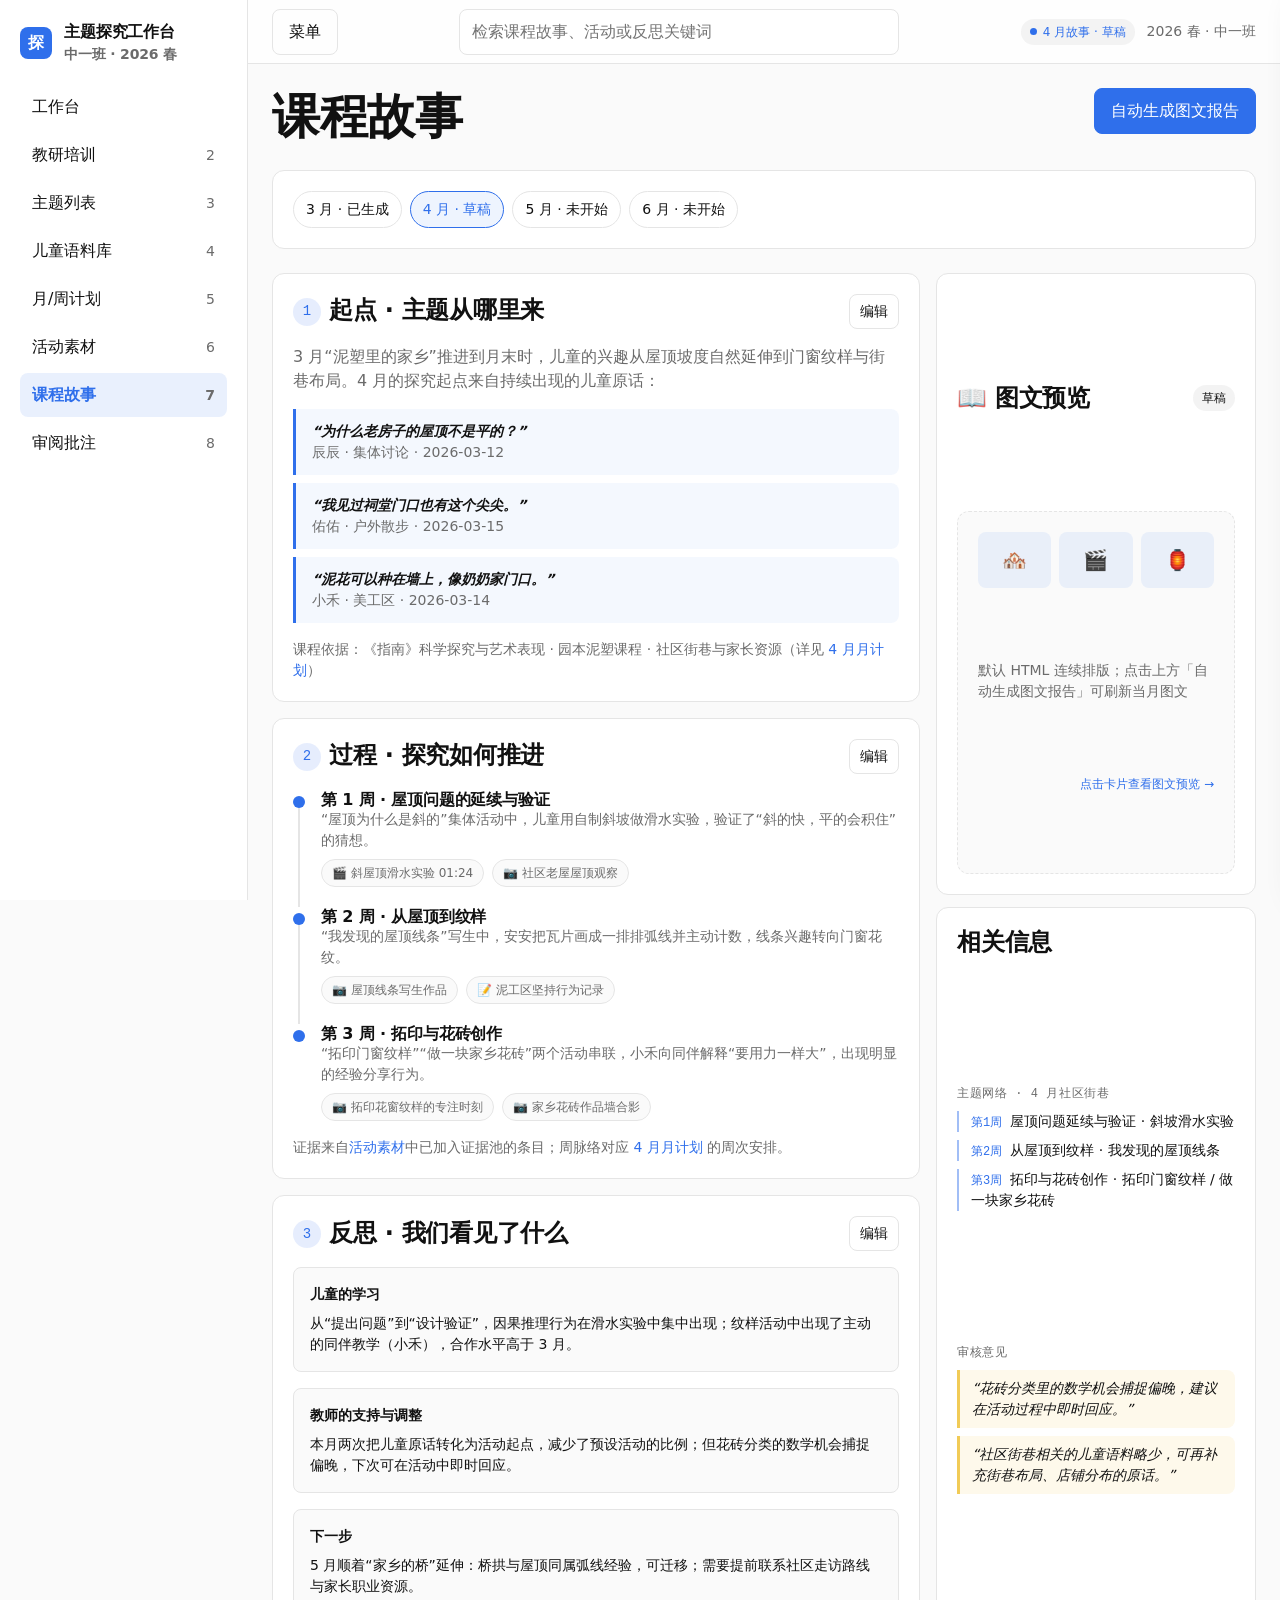
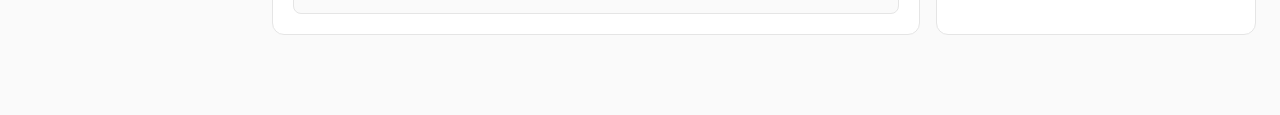
<file: screens/story.html>
<!doctype html>
<html lang="zh-CN"><head>
<meta charset="utf-8">
<title>课程故事 · 主题探究教师工作台</title>
<meta name="viewport" content="width=device-width, initial-scale=1">
<link rel="stylesheet" href="../assets/tokens.css">
<link rel="stylesheet" href="../assets/shared.css">
<style>
  /* ── 课程故事屏特有样式 ─────────────────────────────── */
  .source-type {
    display: inline-block;
    font-family: var(--font-mono);
    font-size: var(--text-xs);
    color: var(--muted);
    letter-spacing: 0.05em;
    text-transform: uppercase;
  }

  .story-month-panel { display: none; }
  .story-month-panel.active { display: block; }

  .story-section {
    background: var(--surface);
    border: 1px solid var(--border);
    border-radius: var(--radius-md);
    padding: var(--space-5);
    display: grid;
    gap: var(--space-4);
  }
  .story-section + .story-section { margin-top: var(--space-4); }
  .story-section-head {
    display: flex;
    align-items: center;
    justify-content: space-between;
    gap: var(--space-3);
  }
  .story-section-head .step-mark {
    display: inline-grid;
    place-items: center;
    width: 28px;
    height: 28px;
    border-radius: var(--radius-pill);
    background: color-mix(in oklab, var(--accent), transparent 88%);
    color: var(--accent);
    font-family: var(--font-mono);
    font-size: var(--text-sm);
    margin-right: var(--space-2);
  }
  .story-section h2 { display: inline; vertical-align: middle; }

  .quote-list { display: grid; gap: var(--space-2); }
  .quote-item {
    border-left: 3px solid var(--accent);
    background: color-mix(in oklab, var(--accent), transparent 95%);
    border-radius: 0 var(--radius-sm) var(--radius-sm) 0;
    padding: var(--space-3) var(--space-4);
    font-size: var(--text-sm);
  }
  .quote-item strong { display: block; color: var(--fg); font-style: italic; }
  .quote-item .meta { font-style: normal; }

  .story-timeline { display: grid; gap: 0; }
  .story-week {
    display: grid;
    grid-template-columns: auto minmax(0, 1fr);
    gap: var(--space-4);
    position: relative;
    padding-bottom: var(--space-5);
  }
  .story-week:last-child { padding-bottom: 0; }
  .story-week .week-dot {
    width: 12px;
    height: 12px;
    margin-top: 6px;
    border-radius: var(--radius-pill);
    background: var(--accent);
    position: relative;
    z-index: 1;
  }
  .story-week::before {
    content: "";
    position: absolute;
    left: 5px;
    top: 16px;
    bottom: 0;
    width: 2px;
    background: var(--border);
  }
  .story-week:last-child::before { display: none; }
  .story-week h3 { font-size: var(--text-base); }
  .evidence-chips { display: flex; flex-wrap: wrap; gap: var(--space-2); margin-top: var(--space-2); }
  .evidence-chip {
    display: inline-flex;
    align-items: center;
    gap: var(--space-1);
    border: 1px solid var(--border);
    border-radius: var(--radius-pill);
    background: var(--bg);
    padding: 4px 10px;
    font-size: var(--text-xs);
    color: var(--muted);
  }

  .reflect-block {
    border: 1px solid var(--border);
    border-radius: var(--radius-sm);
    background: var(--bg);
    padding: var(--space-4);
    display: grid;
    gap: var(--space-2);
    font-size: var(--text-sm);
  }
  .reflect-block strong { color: var(--fg); }

  .source-row {
    display: flex;
    align-items: center;
    justify-content: space-between;
    gap: var(--space-3);
    padding: var(--space-2) 0;
    border-bottom: 1px solid var(--border);
    font-size: var(--text-sm);
  }
  .source-row:last-child { border-bottom: 0; }
  .source-row .mono { color: var(--fg); }

  .report-preview {
    border: 1px dashed var(--border);
    border-radius: var(--radius-md);
    padding: var(--space-5);
    display: grid;
    gap: var(--space-3);
    background: var(--bg);
  }
  .report-preview.generating { border-color: var(--accent); }
  .report-line {
    height: 10px;
    border-radius: var(--radius-pill);
    background: color-mix(in oklab, var(--border), transparent 20%);
  }
  .report-line.short { width: 60%; }
  .report-img-row { display: grid; grid-template-columns: repeat(3, 1fr); gap: var(--space-2); }
  .report-img {
    height: 56px;
    border-radius: var(--radius-sm);
    display: grid;
    place-items: center;
    background: color-mix(in oklab, var(--accent), transparent 92%);
    font-size: var(--text-lg);
  }
  /* 整张预览卡片可点击直接打开预览页（不再单独放按钮） */
  .report-preview.clickable { cursor: pointer; transition: border-color var(--motion-fast) var(--ease-standard); }
  .report-preview.clickable:hover { border-color: var(--accent); }
  .report-preview.clickable:focus-visible { outline: none; border-color: var(--accent); box-shadow: var(--focus-ring); }
  .report-hint { text-align: right; color: var(--accent); font-size: var(--text-xs); margin: 0; }

  .story-empty {
    border: 1px dashed var(--border);
    border-radius: var(--radius-md);
    padding: var(--space-12) var(--space-6);
    text-align: center;
    color: var(--muted);
  }

  /* ── 本月辅助材料（主题网络 + 审核意见）───────────────── */
  .aux-block + .aux-block { margin-top: var(--space-1); }
  /* 侧栏两张卡（图文预览 / 相关信息）间距收紧 */
  .story-month-panel aside.stack { gap: var(--space-3); }
  /* 图文预览标题 icon */
  .pv-emoji { margin-right: var(--space-2); }
  .aux-title {
    font-family: var(--font-mono);
    font-size: var(--text-xs);
    color: var(--muted);
    letter-spacing: 0.05em;
    text-transform: uppercase;
    margin-bottom: var(--space-2);
  }
  .aux-net { list-style: none; margin: 0; padding: 0; display: grid; gap: var(--space-2); }
  .aux-net li {
    font-size: var(--text-sm);
    color: var(--fg);
    line-height: var(--leading-body);
    padding-left: var(--space-3);
    border-left: 2px solid color-mix(in oklab, var(--accent), transparent 55%);
  }
  .aux-net .aux-week {
    font-family: var(--font-mono);
    font-size: var(--text-xs);
    color: var(--accent);
    margin-right: var(--space-2);
  }
  .aux-review { display: grid; gap: var(--space-2); }
  .aux-review p {
    margin: 0;
    border-left: 3px solid color-mix(in oklab, var(--warn), transparent 35%);
    background: color-mix(in oklab, var(--warn), transparent 92%);
    border-radius: 0 var(--radius-sm) var(--radius-sm) 0;
    padding: var(--space-2) var(--space-3);
    font-size: var(--text-sm);
    font-style: italic;
    color: var(--fg);
  }
  .aux-review .aux-review-src { display: block; font-style: normal; font-size: var(--text-xs); color: var(--muted); margin-top: 2px; }

  /* ── 课程故事 HTML 预览器（连续网页排版，不再分页/导出 PDF） ── */
  .story-viewer {
    position: fixed;
    inset: 0;
    z-index: 90;
    display: none;
    flex-direction: column;
    background: color-mix(in oklab, var(--fg), transparent 30%);
  }
  .story-viewer.open { display: flex; }
  .story-viewer-toolbar {
    display: flex;
    align-items: center;
    gap: var(--space-3);
    padding: var(--space-2) var(--space-4);
    background: var(--surface);
    border-bottom: 1px solid var(--border);
    font-size: var(--text-sm);
    flex-wrap: wrap;
  }
  .story-viewer-toolbar .doc-name {
    font-family: var(--font-mono);
    font-size: var(--text-xs);
    color: var(--muted);
    overflow: hidden;
    text-overflow: ellipsis;
    white-space: nowrap;
    max-width: 46ch;
  }
  .story-viewer-toolbar .spacer { flex: 1; }
  .story-viewer-scroll {
    flex: 1;
    overflow-y: auto;
    padding: var(--space-6) var(--space-4);
  }
  .story-doc[hidden] { display: none; } /* 预览器一次只展示当前所选月份的故事 */
  .story-doc {
    width: min(820px, 94vw);
    margin: 0 auto;
    background: var(--surface);
    border: 1px solid var(--border);
    border-radius: var(--radius-md);
    box-shadow: var(--elev-raised);
    padding: clamp(var(--space-6), 6vw, var(--space-12));
    display: grid;
    gap: var(--space-4);
    line-height: 1.8;
  }
  .story-doc .doc-cover {
    text-align: center;
    display: grid;
    gap: var(--space-3);
    padding-bottom: var(--space-6);
    border-bottom: 1px solid var(--border);
  }
  .story-doc .doc-cover h1 { font-size: clamp(var(--text-xl), 4vw, var(--text-3xl)); }
  .story-doc .doc-cover .meta { display: grid; gap: 2px; }
  .story-doc h2 {
    font-size: var(--text-xl);
    margin-top: var(--space-4);
    padding-left: var(--space-3);
    border-left: 4px solid var(--accent);
  }
  .story-doc h3 { font-size: var(--text-base); margin-top: var(--space-2); }
  .story-doc p { color: var(--fg); font-size: var(--text-sm); text-align: justify; }
  .story-doc .doc-quote {
    border-left: 3px solid var(--accent);
    background: color-mix(in oklab, var(--accent), transparent 95%);
    border-radius: 0 var(--radius-sm) var(--radius-sm) 0;
    padding: var(--space-2) var(--space-4);
    font-style: italic;
    font-size: var(--text-sm);
  }
  .story-doc .doc-figure {
    border: 1px solid var(--border);
    border-radius: var(--radius-sm);
    background: var(--bg);
    height: 96px;
    display: grid;
    place-items: center;
    font-size: 30px;
  }
  .story-doc .doc-figure-caption {
    font-size: var(--text-xs);
    color: var(--muted);
    text-align: center;
    margin-top: calc(-1 * var(--space-2));
  }
  .story-doc .doc-foot {
    border-top: 1px solid var(--border);
    padding-top: var(--space-3);
    display: flex;
    justify-content: space-between;
    color: var(--muted);
    font-size: var(--text-xs);
  }

  /* ── 编辑辅助面板 ─────────────────────────────── */
  .story-section.editing { border-color: var(--accent); }
  .story-editor {
    width: 100%;
    min-height: 220px;
    font: inherit;
    font-size: var(--text-sm);
    line-height: var(--leading-body);
    border: 1px solid var(--accent);
    border-radius: var(--radius-sm);
    padding: var(--space-3);
    background: var(--bg);
    color: var(--fg);
    resize: vertical;
  }
  .editor-actions { display: flex; gap: var(--space-2); justify-content: flex-end; }
  .assist-panel {
    position: fixed;
    top: 0;
    right: 0;
    bottom: 0;
    width: min(600px, 94vw);
    background: var(--surface);
    border-left: 1px solid var(--border);
    box-shadow: -12px 0 32px rgba(0, 0, 0, 0.12);
    transform: translateX(105%);
    transition: transform var(--motion-fast, 0.2s) var(--ease-standard, ease);
    z-index: 80;
    display: flex;
    flex-direction: column;
  }
  .assist-panel.open { transform: translateX(0); }
  .assist-head {
    padding: var(--space-4) var(--space-5) var(--space-3);
    border-bottom: 1px solid var(--border);
    display: grid;
    gap: var(--space-2);
  }
  .assist-head .row-between h2 { font-size: var(--text-base); }
  .assist-tabs { display: flex; gap: var(--space-1); }
  .assist-tab {
    flex: 1;
    font-size: var(--text-xs);
    padding: 6px 4px;
    border: 1px solid var(--border);
    border-radius: var(--radius-sm);
    background: var(--bg);
    color: var(--muted);
    cursor: pointer;
  }
  .assist-tab.active { background: var(--accent); border-color: var(--accent); color: var(--accent-on); }
  .assist-body { flex: 1; overflow-y: auto; padding: var(--space-3) var(--space-5); }
  .assist-group-title {
    font-family: var(--font-mono);
    font-size: var(--text-xs);
    color: var(--muted);
    letter-spacing: 0.05em;
    text-transform: uppercase;
    margin: var(--space-3) 0 var(--space-2);
  }
  .assist-item {
    display: grid;
    grid-template-columns: auto minmax(0, 1fr);
    gap: var(--space-2);
    align-items: start;
    border: 1px solid var(--border);
    border-radius: var(--radius-sm);
    padding: var(--space-2) var(--space-3);
    margin-bottom: var(--space-2);
    font-size: var(--text-sm);
    cursor: pointer;
  }
  .assist-item:hover { border-color: var(--accent); }
  .assist-item.inserted { border-color: color-mix(in oklab, var(--success), transparent 40%); background: color-mix(in oklab, var(--success), transparent 95%); }
  .assist-item input[type="checkbox"] { margin-top: 3px; }
  .assist-item .assist-meta { font-size: var(--text-xs); color: var(--muted); display: block; }
  .assist-item .assist-tags { display: flex; flex-wrap: wrap; gap: var(--space-1); margin-top: 2px; }
  .assist-item .assist-tags .badge { font-size: 10px; }
  .assist-item .inserted-mark { color: var(--success); font-size: var(--text-xs); }
  /* 活动素材类目：语料素材 / 图片素材 / 视频素材，需要更大的呈现空间 */
  .assist-group-title .group-count {
    font-weight: 400;
    color: var(--muted);
    margin-left: var(--space-1);
  }
  .assist-item.assist-material {
    padding: var(--space-3) var(--space-4);
    margin-bottom: var(--space-3);
    line-height: var(--leading-body);
  }
  .assist-item.assist-material .mat-date {
    font-family: var(--font-mono);
    font-size: var(--text-xs);
    color: var(--accent);
    margin-right: var(--space-1);
  }
  .assist-empty-month {
    border: 1px dashed var(--border);
    border-radius: var(--radius-sm);
    padding: var(--space-4);
    color: var(--muted);
    font-size: var(--text-sm);
    text-align: center;
    margin-bottom: var(--space-2);
  }
  .assist-foot {
    border-top: 1px solid var(--border);
    padding: var(--space-3) var(--space-5);
    display: flex;
    align-items: center;
    justify-content: space-between;
    gap: var(--space-2);
  }
</style>
</head>
<body>
<div class="app-shell">
  <aside class="sidebar" id="sidebar">
    <div class="brand">
      <div class="brand-mark">探</div>
      <div>
        <div>主题探究工作台</div>
        <div class="meta">中一班 · 2026 春</div>
      </div>
    </div>
    <nav class="nav-list" id="nav">
      <a class="nav-btn" href="dashboard.html">工作台
      </a><a class="nav-btn" href="training.html">教研培训 <span class="meta">2</span></a>
      <a class="nav-btn" href="themes.html">主题列表 <span class="meta">3</span></a>
      <a class="nav-btn" href="corpus.html">儿童语料库 <span class="meta">4</span></a>
      <a class="nav-btn" href="plans.html">月/周计划 <span class="meta">5</span></a>
      <a class="nav-btn" href="materials.html">活动素材 <span class="meta">6</span></a>
      <a class="nav-btn active" href="story.html">课程故事 <span class="meta">7</span></a>
      <a class="nav-btn" href="review.html">审阅批注 <span class="meta">8</span></a>
    </nav>
  </aside>
  <main class="main">
    <header class="topbar">
      <button aria-label="打开导航" class="btn mobile-menu" id="menuBtn">菜单</button>
      <input class="search" placeholder="检索课程故事、活动或反思关键词" type="search">
      <div class="row-between">
        <span class="badge badge-dot accent" id="storyStatusBadge">4 月故事 · 草稿</span>
        <span class="meta">2026 春 · 中一班</span>
      </div>
    </header>
    <div class="content">
      <section class="screen active" id="story">
        <div class="page-head">
          <div>
            <h1>课程故事</h1>
          </div>
          <div class="tabs">
            <button class="btn btn-primary" id="generateReportBtn">自动生成图文报告</button>
          </div>
        </div>

        <div class="card stack-sm" style="margin-bottom: var(--space-6);">
          <div class="filters">
            <button class="chip" data-story-month="story-mar">3 月 · 已生成</button>
            <button class="chip active" data-story-month="story-apr">4 月 · 草稿</button>
            <button class="chip" data-story-month="story-may">5 月 · 未开始</button>
            <button class="chip" data-story-month="story-jun">6 月 · 未开始</button>
          </div>
        </div>

        <!-- ============ 4 月（当前草稿） ============ -->
        <div class="story-month-panel active" id="story-apr">
          <div class="grid grid-main">
            <div>
              <section class="story-section">
                <div class="story-section-head">
                  <div><span class="step-mark">1</span><h2>起点 · 主题从哪里来</h2></div>
                  <button class="btn btn-small" data-edit-section="">编辑</button>
                </div>
                <p>3 月“泥塑里的家乡”推进到月末时，儿童的兴趣从屋顶坡度自然延伸到门窗纹样与街巷布局。4 月的探究起点来自持续出现的儿童原话：</p>
                <div class="quote-list">
                  <div class="quote-item"><strong>“为什么老房子的屋顶不是平的？”</strong><span class="meta">辰辰 · 集体讨论 · 2026-03-12</span></div>
                  <div class="quote-item"><strong>“我见过祠堂门口也有这个尖尖。”</strong><span class="meta">佑佑 · 户外散步 · 2026-03-15</span></div>
                  <div class="quote-item"><strong>“泥花可以种在墙上，像奶奶家门口。”</strong><span class="meta">小禾 · 美工区 · 2026-03-14</span></div>
                </div>
                <p class="meta">课程依据：《指南》科学探究与艺术表现 · 园本泥塑课程 · 社区街巷与家长资源（详见 <a href="plans.html#month-apr">4 月月计划</a>）</p>
              </section>

              <section class="story-section">
                <div class="story-section-head">
                  <div><span class="step-mark">2</span><h2>过程 · 探究如何推进</h2></div>
                  <button class="btn btn-small" data-edit-section="">编辑</button>
                </div>
                <div class="story-timeline">
                  <div class="story-week">
                    <span class="week-dot"></span>
                    <div>
                      <h3>第 1 周 · 屋顶问题的延续与验证</h3>
                      <p class="meta">“屋顶为什么是斜的”集体活动中，儿童用自制斜坡做滑水实验，验证了“斜的快，平的会积住”的猜想。</p>
                      <div class="evidence-chips">
                        <span class="evidence-chip">🎬 斜屋顶滑水实验 01:24</span>
                        <span class="evidence-chip">📷 社区老屋屋顶观察</span>
                      </div>
                    </div>
                  </div>
                  <div class="story-week">
                    <span class="week-dot"></span>
                    <div>
                      <h3>第 2 周 · 从屋顶到纹样</h3>
                      <p class="meta">“我发现的屋顶线条”写生中，安安把瓦片画成一排排弧线并主动计数，线条兴趣转向门窗花纹。</p>
                      <div class="evidence-chips">
                        <span class="evidence-chip">📷 屋顶线条写生作品</span>
                        <span class="evidence-chip">📝 泥工区坚持行为记录</span>
                      </div>
                    </div>
                  </div>
                  <div class="story-week">
                    <span class="week-dot"></span>
                    <div>
                      <h3>第 3 周 · 拓印与花砖创作</h3>
                      <p class="meta">“拓印门窗纹样”“做一块家乡花砖”两个活动串联，小禾向同伴解释“要用力一样大”，出现明显的经验分享行为。</p>
                      <div class="evidence-chips">
                        <span class="evidence-chip">📷 拓印花窗纹样的专注时刻</span>
                        <span class="evidence-chip">📷 家乡花砖作品墙合影</span>
                      </div>
                    </div>
                  </div>
                </div>
                <p class="meta">证据来自<a href="materials.html">活动素材</a>中已加入证据池的条目；周脉络对应 <a href="plans.html#month-apr">4 月月计划</a> 的周次安排。</p>
              </section>

              <section class="story-section">
                <div class="story-section-head">
                  <div><span class="step-mark">3</span><h2>反思 · 我们看见了什么</h2></div>
                  <button class="btn btn-small" data-edit-section="">编辑</button>
                </div>
                <div class="reflect-block">
                  <strong>儿童的学习</strong>
                  <span>从“提出问题”到“设计验证”，因果推理行为在滑水实验中集中出现；纹样活动中出现了主动的同伴教学（小禾），合作水平高于 3 月。</span>
                </div>
                <div class="reflect-block">
                  <strong>教师的支持与调整</strong>
                  <span>本月两次把儿童原话转化为活动起点，减少了预设活动的比例；但花砖分类的数学机会捕捉偏晚，下次可在活动中即时回应。</span>
                </div>
                <div class="reflect-block">
                  <strong>下一步</strong>
                  <span>5 月顺着“家乡的桥”延伸：桥拱与屋顶同属弧线经验，可迁移；需要提前联系社区走访路线与家长职业资源。</span>
                </div>
              </section>
            </div>

            <aside class="stack">
              <div class="card stack-sm">
                <div class="row-between"><h2><span class="pv-emoji">📖</span>图文预览</h2><span class="badge" id="reportStatusBadge">草稿</span></div>
                <div class="report-preview clickable" id="reportPreview" data-preview-story="apr" role="button" tabindex="0" aria-label="打开 4 月课程故事图文预览">
                  <div class="report-img-row"><span class="report-img">🏘️</span><span class="report-img">🎬</span><span class="report-img">🏮</span></div>
                  <p class="meta" id="reportHint">默认 HTML 连续排版；点击上方「自动生成图文报告」可刷新当月图文</p>
                  <p class="report-hint">点击卡片查看图文预览 →</p>
                </div>
              </div>

              <div class="card stack-sm">
                <h2>相关信息</h2>
                <div class="aux-block">
                  <div class="aux-title">主题网络 · 4 月社区街巷</div>
                  <ul class="aux-net">
                    <li><span class="aux-week">第1周</span>屋顶问题延续与验证 · 斜坡滑水实验</li>
                    <li><span class="aux-week">第2周</span>从屋顶到纹样 · 我发现的屋顶线条</li>
                    <li><span class="aux-week">第3周</span>拓印与花砖创作 · 拓印门窗纹样 / 做一块家乡花砖</li>
                  </ul>
                </div>
                <div class="aux-block">
                  <div class="aux-title">审核意见</div>
                  <div class="aux-review">
                    <p>“花砖分类里的数学机会捕捉偏晚，建议在活动过程中即时回应。”</p>
                    <p>“社区街巷相关的儿童语料略少，可再补充街巷布局、店铺分布的原话。”</p>
                  </div>
                </div>
              </div>
            </aside>
          </div>
        </div>

        <!-- ============ 3 月（已生成） ============ -->
        <div class="story-month-panel" id="story-mar">
          <div class="grid grid-main">
            <div>
              <section class="story-section">
                <div class="story-section-head">
                  <div><span class="step-mark">1</span><h2>起点 · 主题从哪里来</h2></div>
                  <div class="tabs"><span class="badge badge-dot success">已通过</span><button class="btn btn-small" data-edit-section="">编辑</button></div>
                </div>
                <p>春季开学后，泥工区持续高热度。教师在晨谈中投放家乡老房子照片，孩子们的话题从“我家住几楼”转向“老房子长什么样”。结合园本泥塑课程与社区老屋资源，“泥塑里的家乡 · 屋顶与花窗”正式启动，主题网络由儿童语料生成 7 个子探究点。</p>
                <div class="quote-list">
                  <div class="quote-item"><strong>“为什么老房子的屋顶不是平的？”</strong><span class="meta">辰辰 · 集体讨论 · 2026-03-12</span></div>
                  <div class="quote-item"><strong>“下雨会从斜斜的地方滑下来。”</strong><span class="meta">安安 · 区角活动 · 2026-03-13</span></div>
                  <div class="quote-item"><strong>“我奶奶家的屋顶上面有小草。”</strong><span class="meta">安安 · 一起看老房子 · 2026-03-04</span></div>
                </div>
              </section>
              <section class="story-section">
                <div class="story-section-head">
                  <div><span class="step-mark">2</span><h2>过程 · 探究如何推进（第 1-4 周）</h2></div>
                  <div class="tabs"><span class="badge badge-dot success">已通过</span><button class="btn btn-small" data-edit-section="">编辑</button></div>
                </div>
                <div class="story-timeline">
                  <div class="story-week" data-story-week="w1">
                    <span class="week-dot"></span>
                    <div>
                      <h3>第 1 周 · 启动探究：老房子进入班级</h3>
                      <p class="meta">主题导入活动中，孩子们围着家乡老房子的照片七嘴八舌。辰辰盯着照片问“为什么老房子的屋顶不是平的”，乐乐在共同绘制主题网络图时，把“屋顶”“花窗”“泥巴”三个词连在一起，说“它们都是老房子身上的”。教师把这些原话记进语料库，和孩子们一起生成了第一版主题网络：从“老房子”发散出屋顶、门窗、材料三条线索。周五的谈话里，大家共同生成了下周要研究的问题——“泥从哪里来”。</p>
                      <div class="evidence-chips">
                        <span class="evidence-chip">📷 主题导入 · 辰辰的屋顶之问</span>
                        <span class="evidence-chip">📝 “屋顶上有小草”的晨谈记录</span>
                        <span class="evidence-chip">📷 第一版主题网络图</span>
                      </div>
                    </div>
                  </div>
                  <div class="story-week" data-story-week="w2">
                    <span class="week-dot"></span>
                    <div>
                      <h3>第 2 周 · 泥塑材料初识：泥太干会裂</h3>
                      <p class="meta">孩子们第一次系统地和泥打交道：看、闻、捏，比较干泥、湿泥、稀泥。乐乐把黏土搓成长条想做屋檐，泥条一弯就断，他发现“泥太干了会裂”，主动加水再试；小禾把三种泥各捏一个小球按软硬排队，起名“石头泥、耳朵泥、粥泥”。周五“介绍我的泥塑”，佑佑举着自己的“家”说“门要开在中间，客人才找得到”。教师反思：材料经验是后续屋顶塑形的基础，孩子们的失败尝试比成功作品更值得记录。</p>
                      <div class="evidence-chips">
                        <span class="evidence-chip">📝 乐乐的“泥太干会裂”发现</span>
                        <span class="evidence-chip">📷 小禾的软硬排队实验</span>
                        <span class="evidence-chip">🎬 介绍我的泥塑 00:52</span>
                      </div>
                    </div>
                  </div>
                  <div class="story-week" data-story-week="w3">
                    <span class="week-dot"></span>
                    <div>
                      <h3>第 3 周 · 屋顶形状</h3>
                      <p class="meta">观察老房子屋顶，围绕“斜屋顶”形成三个平行小组活动。户外散步时佑佑指着祠堂屋脊说“我见过祠堂门口也有这个尖尖”；泥工区里他三次尝试搭斜屋顶，塌了两次不放弃，最后垫了一根泥柱。</p>
                      <div class="evidence-chips"><span class="evidence-chip">🎬 户外散步发现祠堂屋脊 00:47</span><span class="evidence-chip">📝 泥工区的坚持行为记录</span></div>
                    </div>
                  </div>
                  <div class="story-week" data-story-week="w4">
                    <span class="week-dot"></span>
                    <div>
                      <h3>第 4 周 · 花窗纹样</h3>
                      <p class="meta">泥片压印与拓印，儿童开始关注重复图案与对称。小禾捏了一排泥花说要“种在墙上，像奶奶家门口”；花砖作品墙合影时，孩子们自发按纹样分类。</p>
                      <div class="evidence-chips"><span class="evidence-chip">📝 美工区的想象与合作</span><span class="evidence-chip">📷 家乡花砖作品墙合影</span></div>
                    </div>
                  </div>
                </div>
              </section>
              <section class="story-section">
                <div class="story-section-head">
                  <div><span class="step-mark">3</span><h2>反思 · 我们看见了什么</h2></div>
                  <div class="tabs"><span class="badge badge-dot success">已通过</span><button class="btn btn-small" data-edit-section="">编辑</button></div>
                </div>
                <div class="reflect-block">
                  <strong>月度小结</strong>
                  <span>主题从材料兴趣走向真实问题；退回意见提示“在周计划中持续标注五大领域”，已在 4 月执行。3 月报告已归档，可在汇报时直接调用。</span>
                </div>
              </section>
            </div>
            <aside class="stack">
              <div class="card stack-sm">
                <div class="row-between"><h2><span class="pv-emoji">📖</span>图文预览</h2><span class="badge badge-dot success">已生成</span></div>
                <div class="report-preview clickable" data-preview-story="mar" role="button" tabindex="0" aria-label="打开 3 月课程故事图文预览">
                  <div class="report-line"></div>
                  <div class="report-line short"></div>
                  <div class="report-img-row"><span class="report-img">🏠</span><span class="report-img">🎬</span><span class="report-img">🏮</span></div>
                  <div class="report-line"></div>
                  <div class="report-line short"></div>
                  <p class="report-hint">点击卡片查看图文预览 →</p>
                </div>
              </div>

              <div class="card stack-sm">
                <h2>相关信息</h2>
                <div class="aux-block">
                  <div class="aux-title">主题网络 · 3 月屋顶与花窗</div>
                  <ul class="aux-net">
                    <li><span class="aux-week">第1周</span>启动探究 · 一起看老房子 / 主题网络图共绘</li>
                    <li><span class="aux-week">第2周</span>泥塑材料初识 · 泥土是什么 / 介绍我的泥塑</li>
                    <li><span class="aux-week">第3周</span>屋顶形状 · 屋顶为什么是斜的 / 捏一个斜屋顶</li>
                    <li><span class="aux-week">第4周</span>花窗纹样 · 拓印门窗纹样 / 做一块家乡花砖</li>
                  </ul>
                </div>
                <div class="aux-block">
                  <div class="aux-title">审核意见</div>
                  <div class="aux-review">
                    <p>“过程部分的证据链完整，建议保留原话引用格式。”</p>
                    <p>“请在周计划中持续标注五大领域。”</p>
                  </div>
                </div>
              </div>
            </aside>
          </div>
        </div>

        <!-- ============ 5 月 / 6 月（未开始） ============ -->
        <div class="story-month-panel" id="story-may">
          <div class="story-empty">
            <p><strong>5 月「家乡的桥」尚未开始。</strong></p>
            <p class="meta">主题推进后，儿童语料与活动素材会自动汇入本月故事的证据池。</p>
            <p style="margin-top: var(--space-4);"><a class="btn" href="plans.html#month-may">先去准备 5 月月计划</a></p>
          </div>
        </div>
        <div class="story-month-panel" id="story-jun">
          <div class="story-empty">
            <p><strong>6 月「我们的小展」尚未开始。</strong></p>
            <p class="meta">展示月的课程故事可复用整学期素材，形成学期级汇报。</p>
            <p style="margin-top: var(--space-4);"><a class="btn" href="plans.html#month-jun">先去准备 6 月月计划</a></p>
          </div>
        </div>
      </section>
    </div>
  </main>
</div>

<!-- ============ 课程故事 HTML 预览器（连续网页排版） ============ -->
<div aria-hidden="true" class="story-viewer" id="storyViewer" role="dialog" aria-label="课程故事预览">
  <div class="story-viewer-toolbar">
    <button class="btn btn-small" id="storyViewerCloseBtn" type="button">← 关闭</button>
    <span class="doc-name" id="storyViewerName">课程故事预览.html</span>
    <span class="spacer"></span>
    <button class="btn btn-small btn-primary" id="storyViewerExportBtn" type="button">导出 PDF</button>
    <button class="btn btn-small" id="storyViewerShareBtn" type="button">复制分享链接</button>
  </div>
  <div class="story-viewer-scroll" id="storyViewerScroll">

    <!-- 3 月 · 已通过的完整故事 -->
    <article class="story-doc" id="story-doc-mar" hidden="">
      <div class="doc-cover">
        <span class="meta">实验幼儿园 · 中一班 · 2026 春</span>
        <h1>泥塑里的家乡 · 屋顶与花窗</h1>
        <p class="meta">3 月课程故事（第 1-4 周）</p>
        <span class="meta">班级教师 编写 · 2026 年 3 月 30 日</span>
      </div>

      <h2>一、起点 · 主题从哪里来</h2>
      <p>春季开学后，泥工区持续保持高热度。教师在晨谈中投放家乡老房子的照片，孩子们的话题从“我家住几楼”转向“老房子长什么样”。结合园本泥塑课程与社区老屋资源，“泥塑里的家乡 · 屋顶与花窗”主题正式启动。</p>
      <div class="doc-quote">“为什么老房子的屋顶不是平的？”——辰辰 · 集体讨论 · 3 月 12 日</div>
      <div class="doc-quote">“下雨会从斜斜的地方滑下来。”——安安 · 区角活动 · 3 月 13 日</div>
      <div class="doc-quote">“我奶奶家的屋顶上面有小草。”——安安 · 一起看老房子 · 3 月 4 日</div>
      <p>主题网络由儿童语料生成 7 个子探究点，覆盖屋顶、门窗、材料三条线索；课程依据对应《3-6 岁儿童学习与发展指南》的科学探究与艺术表现领域、园本泥塑课程与社区资源。</p>
      <div class="doc-figure">🏠</div>
      <div class="doc-figure-caption">图 1 · 老房子照片引发的晨谈</div>

      <h2>二、过程 · 探究如何推进</h2>
      <h3>第 1 周 · 启动探究：老房子进入班级</h3>
      <p>主题导入活动中，孩子们围着家乡老房子的照片七嘴八舌。乐乐在共同绘制主题网络图时，把“屋顶”“花窗”“泥巴”三个词连在一起，说“它们都是老房子身上的”。教师把这些原话记进语料库，和孩子们一起生成了第一版主题网络。周五的谈话里，大家共同确定了下周要研究的问题——“泥从哪里来”。</p>
      <div class="doc-figure">🖍️</div>
      <div class="doc-figure-caption">图 2 · 与儿童共同绘制的第一版主题网络</div>
      <h3>第 2 周 · 泥塑材料初识：泥太干会裂</h3>
      <p>孩子们第一次系统地和泥打交道：看、闻、捏，比较干泥、湿泥、稀泥。乐乐把黏土搓成长条想做屋檐，泥条一弯就断，他发现“泥太干了会裂”，主动加水再试；小禾把三种泥各捏一个小球，按软硬排队，还给它们起名“石头泥、耳朵泥、粥泥”。</p>
      <div class="doc-quote">“门要开在中间，客人才找得到。”——佑佑 · 介绍我的泥塑 · 3 月 13 日</div>
      <h3>第 3 周 · 屋顶形状</h3>
      <p>围绕“斜屋顶”形成三个平行小组活动。户外散步时佑佑指着祠堂屋脊说“我见过祠堂门口也有这个尖尖”；泥工区里他三次尝试搭斜屋顶，塌了两次都没有放弃，最后垫了一根泥柱，回头喊“老师你看，它自己站住了！”</p>
      <div class="doc-figure">🏘️</div>
      <div class="doc-figure-caption">图 3 · 户外观察祠堂屋脊 / 泥工区第三次尝试</div>
      <h3>第 4 周 · 花窗纹样</h3>
      <p>泥片压印与拓印中，儿童开始关注重复图案与对称。小禾捏了一排泥花，说要“种在墙上，像奶奶家门口”；花砖作品墙合影时，孩子们自发按纹样分了类，还讨论“哪种花纹重复最多”。</p>
      <div class="doc-figure">🏮</div>
      <div class="doc-figure-caption">图 4 · 家乡花砖作品墙</div>

      <h2>三、反思 · 我们看见了什么</h2>
      <h3>儿童的学习</h3>
      <p>主题从材料兴趣走向真实问题：第 1-2 周的“玩泥”经验，在第 3 周转化为有目的的塑形尝试；佑佑的三次搭建显示出坚持性与问题解决策略的萌芽，小禾与安安的合作行为频次明显增加。</p>
      <h3>教师的支持与调整</h3>
      <p>本月把儿童原话作为活动生成的主要来源，共记录语料 18 条，其中 7 条转化为主题网络节点。退回意见提示“在周计划中持续标注五大领域”，已在 4 月计划中执行。</p>
      <h3>下一步</h3>
      <p>4 月顺着花窗纹样延伸到社区街巷：纹样经验可迁移到瓦当、门楣与窗花符号；需要提前梳理社区走访路线与家长资源。</p>
      <div class="doc-foot"><span>实验幼儿园 · 中一班</span><span>3 月课程故事 · 完</span></div>
    </article>

    <!-- 4 月 · 草稿预览 -->
    <article class="story-doc" id="story-doc-apr" hidden="">
      <div class="doc-cover">
        <span class="meta">实验幼儿园 · 中一班 · 2026 春</span>
        <h1>泥塑里的家乡 · 社区街巷</h1>
        <p class="meta">4 月课程故事（草稿预览）</p>
      </div>
      <h2>一、起点 · 主题从哪里来</h2>
      <p>3 月“泥塑里的家乡”推进到月末时，儿童的兴趣从屋顶坡度自然延伸到门窗纹样与街巷布局。4 月的探究起点来自持续出现的儿童原话。</p>
      <div class="doc-quote">“为什么老房子的屋顶不是平的？”——辰辰 · 集体讨论 · 3 月 12 日</div>
      <div class="doc-quote">“我见过祠堂门口也有这个尖尖。”——佑佑 · 户外散步 · 3 月 15 日</div>
      <div class="doc-quote">“泥花可以种在墙上，像奶奶家门口。”——小禾 · 美工区 · 3 月 14 日</div>
      <h2>二、过程 · 探究如何推进</h2>
      <h3>第 1 周 · 屋顶问题的延续与验证</h3>
      <p>“屋顶为什么是斜的”集体活动中，儿童用自制斜坡做滑水实验，安安总结“斜的快，平的会积住”，两人重复了三次验证。</p>
      <h3>第 2 周 · 从屋顶到纹样</h3>
      <p>“我发现的屋顶线条”写生中，安安把瓦片画成一排排弧线并主动计数，“一共十一条，像波浪”。线条兴趣转向门窗花纹。</p>
      <h3>第 3 周 · 拓印与花砖创作</h3>
      <p>“拓印门窗纹样”“做一块家乡花砖”两个活动串联，小禾向同伴解释“要用力一样大”，出现明显的经验分享行为。</p>
      <h2>三、反思 · 我们看见了什么</h2>
      <p>从“提出问题”到“设计验证”，因果推理行为在滑水实验中集中出现；纹样活动中出现主动的同伴教学，合作水平高于 3 月。教师需要更及时地捕捉活动中的数学机会。</p>
      <div class="doc-foot"><span>实验幼儿园 · 中一班</span><span>4 月课程故事 · 草稿</span></div>
    </article>
  </div>
</div>

<!-- ============ 编辑辅助面板：抓取语料 / 网络节点 / 活动素材 ============ -->
<aside aria-hidden="true" class="assist-panel" id="assistPanel" aria-label="编辑辅助面板">
  <div class="assist-head">
    <div class="row-between">
      <div><h2>素材调用</h2></div>
      <button class="btn btn-small" id="assistCloseBtn" type="button">收起</button>
    </div>
    <div class="assist-tabs">
      <button class="assist-tab active" data-assist-tab="corpus" type="button">语料库</button>
      <button class="assist-tab" data-assist-tab="network" type="button">主题网络</button>
      <button class="assist-tab" data-assist-tab="materials" type="button">活动素材</button>
    </div>
  </div>
  <div class="assist-body" id="assistBody"></div>
  <div class="assist-foot">
    <span class="meta" id="assistCount">已勾选 0 条</span>
    <button class="btn btn-primary btn-small" id="assistInsertBtn" type="button">插入所选到编辑区</button>
  </div>
</aside>

<div aria-hidden="true" class="toast" id="toast"></div>

<script src="../assets/shared.js"></script>
<script>
  // 移动端菜单
  var sidebar = document.querySelector('#sidebar');
  var menuBtn = document.getElementById('menuBtn');
  if (menuBtn) {
    menuBtn.addEventListener('click', function () { sidebar.classList.toggle('open'); });
  }
  document.addEventListener('click', function (event) {
    if (!event.target.closest('#sidebar') && !event.target.closest('#menuBtn')) {
      sidebar.classList.remove('open');
    }
  });

  var showToast = window.workbenchShared.showToast;

  // ============== 月份切换 ==============
  var monthLabels = {
    'story-mar': '3 月故事 · 已通过',
    'story-apr': '4 月故事 · 草稿',
    'story-may': '5 月故事 · 未开始',
    'story-jun': '6 月故事 · 未开始'
  };
  function activateStoryMonth(id) {
    document.querySelectorAll('.story-month-panel').forEach(function (panel) {
      panel.classList.toggle('active', panel.id === id);
    });
    document.querySelectorAll('[data-story-month]').forEach(function (chip) {
      chip.classList.toggle('active', chip.dataset.storyMonth === id);
    });
    var badge = document.getElementById('storyStatusBadge');
    if (badge && monthLabels[id]) badge.textContent = monthLabels[id];
    // 辅助面板打开时，素材列表跟随月份切换
    var panel = document.getElementById('assistPanel');
    if (panel && panel.classList.contains('open') && typeof renderAssist === 'function') renderAssist();
  }
  document.querySelectorAll('[data-story-month]').forEach(function (chip) {
    chip.addEventListener('click', function () { activateStoryMonth(chip.dataset.storyMonth); });
  });
  // hash 深链：如 story.html#story-mar
  if (window.location.hash && /^#story-/.test(window.location.hash)) {
    var targetId = window.location.hash.slice(1);
    if (document.getElementById(targetId)) activateStoryMonth(targetId);
  }

  // ============== 自动生成图文报告（模拟） ==============
  var generating = false;
  document.getElementById('generateReportBtn').addEventListener('click', function () {
    var activePanel = document.querySelector('.story-month-panel.active');
    if (!activePanel || activePanel.id !== 'story-apr') {
      showToast('请切换到 4 月草稿后再生成报告');
      return;
    }
    if (generating) return;
    generating = true;
    var preview = document.getElementById('reportPreview');
    var badge = document.getElementById('reportStatusBadge');
    preview.classList.add('generating');
    preview.innerHTML = '<p class="meta">正在调用 4 月语料 18 条、素材 6 份、计划 3 份…</p>';
    badge.textContent = '生成中';
    setTimeout(function () {
      preview.classList.remove('generating');
      preview.innerHTML =
        '<div class="report-line"></div>' +
        '<div class="report-line short"></div>' +
        '<div class="report-img-row"><span class="report-img">🎬</span><span class="report-img">📷</span><span class="report-img">🏮</span></div>' +
        '<div class="report-line"></div>' +
        '<div class="report-line short"></div>' +
        '<p class="meta">《泥塑里的家乡 · 社区街巷》4 月课程故事初稿：起点（3 段）· 过程（3 周脉络 + 6 份图文证据）· 反思（3 条）。可继续在左侧逐节编辑。</p>';
      badge.textContent = '草稿已生成';
      generating = false;
      showToast('图文报告初稿已生成，可逐节编辑后提交');
    }, 1400);
  });

  // ============== 预览卡片键盘可达（Enter / 空格打开预览）==============
  document.querySelectorAll('.report-preview[data-preview-story]').forEach(function (card) {
    card.addEventListener('keydown', function (event) {
      if (event.key === 'Enter' || event.key === ' ') { event.preventDefault(); card.click(); }
    });
  });
  // ============== 分节编辑 + 编辑辅助面板（抓取就用） ==============
  var escapeHtml = window.workbenchShared.escapeHtml;
  var activeEditor = null; // 当前正在编辑的 textarea

  var assistData = {
    corpus: {
      groups: [
        { title: '主题来源', items: [
          { id: 'src-1', text: '本主题源于儿童对家乡老房子的持续兴趣：泥工区高热度 + 晨谈中反复出现的屋顶、花窗话题，对应《指南》科学探究与艺术表现领域的目标。', meta: '主题来源 · 月计划引用', tags: ['政策要求', '儿童需求'] },
          { id: 'src-2', text: '园本“家乡文化与泥塑材料”课程线索为本主题提供了材料与文化依据；社区老屋、家长访谈与老照片是可直接调用的在地资源。', meta: '主题来源 · 月计划引用', tags: ['园所文化', '可用资源'] }
        ] },
        { title: '儿童语料', items: [
          { id: 'q-1', text: '辰辰：“为什么老房子的屋顶不是平的？”（3月12日）', meta: '集体讨论', tags: ['建筑', '提出问题'] },
          { id: 'q-2', text: '安安：“下雨会从斜斜的地方滑下来。”（3月13日）', meta: '区角活动', tags: ['建筑', '因果推理'] },
          { id: 'q-3', text: '小禾：“泥花可以种在墙上，像奶奶家门口。”（3月14日）', meta: '美工区', tags: ['花朵', '想象联想'] },
          { id: 'q-4', text: '佑佑：“我见过祠堂门口也有这个尖尖。”（3月15日）', meta: '户外散步', tags: ['建筑', '经验迁移'] },
          { id: 'q-5', text: '乐乐：“泥太干了会裂。”（3月10日）', meta: '泥土是什么', tags: ['材料', '发现问题'] },
          { id: 'q-6', text: '佑佑：“门要开在中间，客人才找得到。”（3月13日）', meta: '介绍我的泥塑', tags: ['建筑', '空间'] },
          { id: 'q-7', text: '安安：“我奶奶家的屋顶上面有小草。”（3月4日）', meta: '一起看老房子', tags: ['建筑', '生活经验'] },
          { id: 'q-8', text: '安安：“斜的快，平的会积住。”（4月9日）', meta: '滑水实验', tags: ['科学', '因果推理'] },
          { id: 'q-9', text: '小禾：“要用力一样大。”（4月16日）', meta: '拓印门窗纹样', tags: ['艺术', '经验分享'] },
          { id: 'q-10', text: '安安：“一共十一条，像波浪。”（4月14日）', meta: '我发现的屋顶线条', tags: ['数学', '观察'] }
        ] }
      ]
    },
    network: {
      groups: [
        { title: '3 月 · 泥塑里的家乡（周主题 → 核心活动）', items: [
          { id: 'n-w1', text: '第1周 启动探究：主题导入「泥塑里的家乡」、主题网络图共绘', meta: '周主题节点', tags: ['启动'] },
          { id: 'n-w1a', text: '核心活动：一起看老房子', meta: '第1周', tags: ['语言', '社会'] },
          { id: 'n-w2', text: '第2周 泥塑材料初识：泥土是什么、干湿泥土的区别', meta: '周主题节点', tags: ['科学'] },
          { id: 'n-w2a', text: '核心活动：介绍我的泥塑', meta: '第2周', tags: ['语言'] },
          { id: 'n-w3', text: '第3周 屋顶形状：屋顶为什么是斜的、捏一个斜屋顶', meta: '周主题节点', tags: ['科学', '泥工'] },
          { id: 'n-w4', text: '第4周 花窗纹样：拓印门窗纹样、做一块家乡花砖', meta: '周主题节点', tags: ['艺术', '数学'] }
        ] }
      ]
    },
    materials: {
      // 活动素材只展示当前所选月份，按 语料素材 / 图片素材 / 视频素材 三类分组，组内按时间排序
      items: [
        { id: 'm-2', month: 'mar', type: 'text', date: '03-10', icon: '📝', text: '乐乐把黏土搓成长条说想做屋檐，但泥条一弯就断，他发现“泥太干了会裂”，主动去加了一点水再试。', meta: '03-10 · 文字 · 泥土是什么', tags: ['乐乐'] },
        { id: 'm-4', month: 'mar', type: 'text', date: '03-19', icon: '📝', text: '佑佑在泥工区尝试第三次搭斜屋顶，前两次塌了都没有放弃，最后垫了一根泥柱，回头喊“老师你看，它自己站住了！”', meta: '03-19 · 文字 · 捏一个斜屋顶', tags: ['佑佑'] },
        { id: 'm-6', month: 'mar', type: 'text', date: '03-24', icon: '📝', text: '小禾在美工区捏了一排泥花，说要“种在墙上，像奶奶家门口”，还邀请安安帮她做花盆。', meta: '03-24 · 文字 · 美工区', tags: ['小禾', '安安'] },
        { id: 'm-1', month: 'mar', type: 'photo', date: '03-03', icon: '📷', text: '主题导入活动中，辰辰盯着老屋照片看了很久，指着屋顶问“为什么老房子的屋顶不是平的”，这是本主题的第一个关键问题。', meta: '03-03 · 照片 · 主题导入', tags: ['辰辰'] },
        { id: 'm-3', month: 'mar', type: 'photo', date: '03-11', icon: '📷', text: '干湿泥土对比实验里，小禾把三种泥各捏了一个小球，按软硬排队，还给它们起名“石头泥、耳朵泥、粥泥”。', meta: '03-11 · 照片 · 干湿泥土的区别', tags: ['小禾'] },
        { id: 'm-7', month: 'mar', type: 'photo', date: '03-26', icon: '🧱', text: '做一块家乡花砖活动里，全班把作品拼在展示墙上，儿童自发按纹样分了类，还讨论“哪种花纹重复最多”。', meta: '03-26 · 照片 · 做一块家乡花砖', tags: ['全班'] },
        { id: 'm-5', month: 'mar', type: 'video', date: '03-17', icon: '🎬', text: '户外散步时佑佑指着祠堂屋脊说“我见过祠堂门口也有这个尖尖”，引发同伴围观讨论屋脊上的装饰。', meta: '03-17 · 视频 00:47 · 户外散步', tags: ['佑佑', '辰辰'] },
        { id: 'm-10', month: 'apr', type: 'text', date: '04-14', icon: '📝', text: '“我发现的屋顶线条”写生中，安安把瓦片画成一排排弧线并主动计数，“一共十一条，像波浪”，线条兴趣开始转向门窗花纹。', meta: '04-14 · 文字 · 我发现的屋顶线条', tags: ['安安'] },
        { id: 'm-9', month: 'apr', type: 'photo', date: '04-16', icon: '🏮', text: '小禾反复调整泥片角度，直到纹样完整压出来，主动向同伴解释“要用力一样大”，还示范了两次。', meta: '04-16 · 照片 · 拓印门窗纹样', tags: ['小禾', '佑佑'] },
        { id: 'm-11', month: 'apr', type: 'photo', date: '04-21', icon: '📷', text: '家乡花砖创作中，佑佑先把瓦当纹样画在纸上再压到泥板上，说“先画再压就不会歪”，被同组孩子学了去。', meta: '04-21 · 照片 · 做一块家乡花砖', tags: ['佑佑'] },
        { id: 'm-8', month: 'apr', type: 'video', date: '04-09', icon: '🎬', text: '辰辰和安安往自制斜坡上倒水，观察水流方向，安安说“斜的快，平的会积住”，两人重复了三次验证。', meta: '04-09 · 视频 01:24 · 滑水实验', tags: ['辰辰', '安安'] },
        { id: 'm-12', month: 'apr', type: 'video', date: '04-23', icon: '🎬', text: '“邀请家长讲家乡建筑”现场，辰辰追问“老房子的砖是自己做的吗”，家长现场演示了脱坯的动作，全班跟着比划。', meta: '04-23 · 视频 02:10 · 邀请家长讲家乡建筑', tags: ['辰辰', '全班'] }
      ]
    }
  };
  var MATERIAL_TYPES = [
    { key: 'text', label: '语料素材（文字记录）' },
    { key: 'photo', label: '图片素材' },
    { key: 'video', label: '视频素材' }
  ];
  var MONTH_NAMES = { mar: '3 月', apr: '4 月', may: '5 月', jun: '6 月' };
  function currentStoryMonthKey() {
    var activePanel = document.querySelector('.story-month-panel.active');
    return activePanel ? activePanel.id.replace('story-', '') : 'apr';
  }
  // 把活动素材按当前月份过滤，并分成 语料/图片/视频 三组（组内按时间排序）
  function materialGroupsForMonth(monthKey) {
    var monthItems = assistData.materials.items.filter(function (item) { return item.month === monthKey; });
    return MATERIAL_TYPES.map(function (t) {
      var items = monthItems
        .filter(function (item) { return item.type === t.key; })
        .sort(function (a, b) { return a.date < b.date ? -1 : a.date > b.date ? 1 : 0; });
      return { title: (MONTH_NAMES[monthKey] || '') + t.label, count: items.length, items: items, material: true };
    });
  }
  var assistTab = 'corpus';
  var assistChecked = {};   // id -> true
  var assistInserted = {};  // id -> true

  function renderAssist() {
    var body = document.getElementById('assistBody');
    body.replaceChildren();
    var groups = assistTab === 'materials'
      ? materialGroupsForMonth(currentStoryMonthKey())
      : (assistData[assistTab].groups || []);
    groups.forEach(function (group) {
      var title = document.createElement('div');
      title.className = 'assist-group-title';
      title.innerHTML = escapeHtml(group.title) +
        (group.material ? '<span class="group-count">· ' + group.count + ' 条 · 按时间排序</span>' : '');
      body.appendChild(title);
      if (group.material && !group.items.length) {
        var empty = document.createElement('div');
        empty.className = 'assist-empty-month';
        empty.textContent = '本月暂无该类素材';
        body.appendChild(empty);
        return;
      }
      group.items.forEach(function (item) {
        var row = document.createElement('label');
        row.className = 'assist-item' + (group.material ? ' assist-material' : '') + (assistInserted[item.id] ? ' inserted' : '');
        row.innerHTML =
          '<input type="checkbox" ' + (assistChecked[item.id] ? 'checked' : '') + ' data-assist-id="' + item.id + '" />' +
          '<span><span>' + (group.material && item.date ? '<span class="mat-date">' + escapeHtml(item.date) + '</span>' : '') +
          (item.icon ? item.icon + ' ' : '') + escapeHtml(item.text) + '</span>' +
          '<span class="assist-meta">' + escapeHtml(item.meta || '') + (assistInserted[item.id] ? ' · <span class="inserted-mark">✓ 已插入</span>' : '') + '</span>' +
          (item.tags && item.tags.length ? '<span class="assist-tags">' + item.tags.map(function (t) { return '<span class="badge">' + escapeHtml(t) + '</span>'; }).join('') + '</span>' : '') +
          '</span>';
        row.querySelector('input').addEventListener('change', function (event) {
          assistChecked[item.id] = event.target.checked;
          updateAssistCount();
        });
        body.appendChild(row);
      });
    });
    updateAssistCount();
  }
  function updateAssistCount() {
    var n = Object.keys(assistChecked).filter(function (id) { return assistChecked[id]; }).length;
    document.getElementById('assistCount').textContent = '已勾选 ' + n + ' 条';
  }
  document.querySelectorAll('[data-assist-tab]').forEach(function (tabBtn) {
    tabBtn.addEventListener('click', function () {
      assistTab = tabBtn.dataset.assistTab;
      document.querySelectorAll('[data-assist-tab]').forEach(function (b) { b.classList.toggle('active', b === tabBtn); });
      renderAssist();
    });
  });
  function openAssist() {
    document.getElementById('assistPanel').classList.add('open');
    renderAssist();
  }
  function closeAssist() { document.getElementById('assistPanel').classList.remove('open'); }
  document.getElementById('assistCloseBtn').addEventListener('click', closeAssist);
  document.getElementById('assistInsertBtn').addEventListener('click', function () {
    if (!activeEditor) { showToast('请先点击某一节的「编辑」，再插入素材'); return; }
    var texts = [];
    var allItems = [];
    Object.keys(assistData).forEach(function (tabKey) {
      (assistData[tabKey].groups || []).forEach(function (group) {
        allItems = allItems.concat(group.items);
      });
      if (assistData[tabKey].items) allItems = allItems.concat(assistData[tabKey].items);
    });
    allItems.forEach(function (item) {
      if (assistChecked[item.id]) {
        texts.push(item.text);
        assistInserted[item.id] = true;
        assistChecked[item.id] = false;
      }
    });
    if (!texts.length) { showToast('尚未勾选任何条目'); return; }
    var sep = activeEditor.value && !/\n$/.test(activeEditor.value) ? '\n' : '';
    activeEditor.value += sep + texts.join('\n');
    activeEditor.focus();
    renderAssist();
    showToast('已插入 ' + texts.length + ' 条到编辑区');
  });

  // 分节编辑：正文变为可编辑文本域，右侧弹出辅助面板
  document.querySelectorAll('[data-edit-section]').forEach(function (btn) {
    btn.addEventListener('click', function () {
      var section = btn.closest('.story-section');
      if (!section || section.classList.contains('editing')) return;
      section.classList.add('editing');
      var head = section.querySelector('.story-section-head');
      var contentNodes = [];
      Array.prototype.forEach.call(section.children, function (node) {
        if (node !== head) contentNodes.push(node);
      });
      var plain = contentNodes.map(function (node) { return node.textContent.replace(/\s+/g, ' ').trim(); }).filter(Boolean).join('\n\n');
      contentNodes.forEach(function (node) { node.style.display = 'none'; });

      var editor = document.createElement('textarea');
      editor.className = 'story-editor';
      editor.value = plain;
      var actions = document.createElement('div');
      actions.className = 'editor-actions';
      actions.innerHTML = '<button class="btn btn-small" type="button" data-editor-cancel>取消</button><button class="btn btn-primary btn-small" type="button" data-editor-save>保存本节</button>';
      section.appendChild(editor);
      section.appendChild(actions);
      activeEditor = editor;
      openAssist();

      function finish(save) {
        if (save) {
          var kept = editor.value.trim();
          contentNodes.forEach(function (node) { node.remove(); });
          kept.split(/\n{2,}/).forEach(function (paragraph) {
            var p = document.createElement('p');
            p.textContent = paragraph.replace(/\n/g, ' ');
            section.insertBefore(p, editor);
          });
          showToast('本节已保存（草稿）');
        } else {
          contentNodes.forEach(function (node) { node.style.display = ''; });
        }
        editor.remove();
        actions.remove();
        section.classList.remove('editing');
        if (activeEditor === editor) activeEditor = null;
        closeAssist();
      }
      actions.querySelector('[data-editor-save]').addEventListener('click', function () { finish(true); });
      actions.querySelector('[data-editor-cancel]').addEventListener('click', function () { finish(false); });
    });
  });

  // ============== 课程故事 HTML 预览器 ==============
  var storyViewer = document.getElementById('storyViewer');
  var storyDocNames = {
    mar: '泥塑里的家乡·屋顶与花窗_3月课程故事.html',
    apr: '泥塑里的家乡·社区街巷_4月课程故事（草稿）.html'
  };
  var currentViewerMonth = null;
  function openStoryViewer(month) {
    currentViewerMonth = month;
    document.querySelectorAll('.story-doc').forEach(function (doc) {
      doc.hidden = doc.id !== 'story-doc-' + month;
    });
    document.getElementById('storyViewerName').textContent = storyDocNames[month] || '课程故事预览.html';
    storyViewer.classList.add('open');
    storyViewer.setAttribute('aria-hidden', 'false');
    document.getElementById('storyViewerScroll').scrollTop = 0;
  }
  function closeStoryViewer() {
    storyViewer.classList.remove('open');
    storyViewer.setAttribute('aria-hidden', 'true');
  }
  document.querySelectorAll('[data-preview-story]').forEach(function (btn) {
    btn.addEventListener('click', function () {
      // 预览始终跟随标签栏当前选中的月份：选了 3 月就只预览 3 月
      var activePanel = document.querySelector('.story-month-panel.active');
      var month = activePanel ? activePanel.id.replace('story-', '') : btn.dataset.previewStory;
      if (!document.getElementById('story-doc-' + month)) {
        showToast('该月故事尚未开始，暂无可预览内容');
        return;
      }
      if (month === 'apr' && document.getElementById('reportStatusBadge').textContent === '未生成') {
        showToast('请先「自动生成图文报告」，再预览 4 月草稿');
        return;
      }
      openStoryViewer(month);
    });
  });
  document.getElementById('storyViewerCloseBtn').addEventListener('click', closeStoryViewer);
  document.addEventListener('keydown', function (event) {
    if (event.key === 'Escape' && storyViewer.classList.contains('open')) closeStoryViewer();
  });
  document.getElementById('storyViewerExportBtn').addEventListener('click', function () {
    var name = (currentViewerMonth === 'mar' ? '3 月' : '4 月') + '课程故事';
    showToast('正在导出《' + name + '》为 PDF（模拟），排版与当前 HTML 预览一致');
  });
  document.getElementById('storyViewerShareBtn').addEventListener('click', function () {
    showToast('已复制 HTML 分享链接（模拟），园长可直接在线查看');
  });
  document.querySelectorAll('[data-archived-action]').forEach(function (btn) {
    btn.addEventListener('click', function () {
      showToast('3 月报告已归档（模拟）');
    });
  });
</script>


</body></html>
</file>
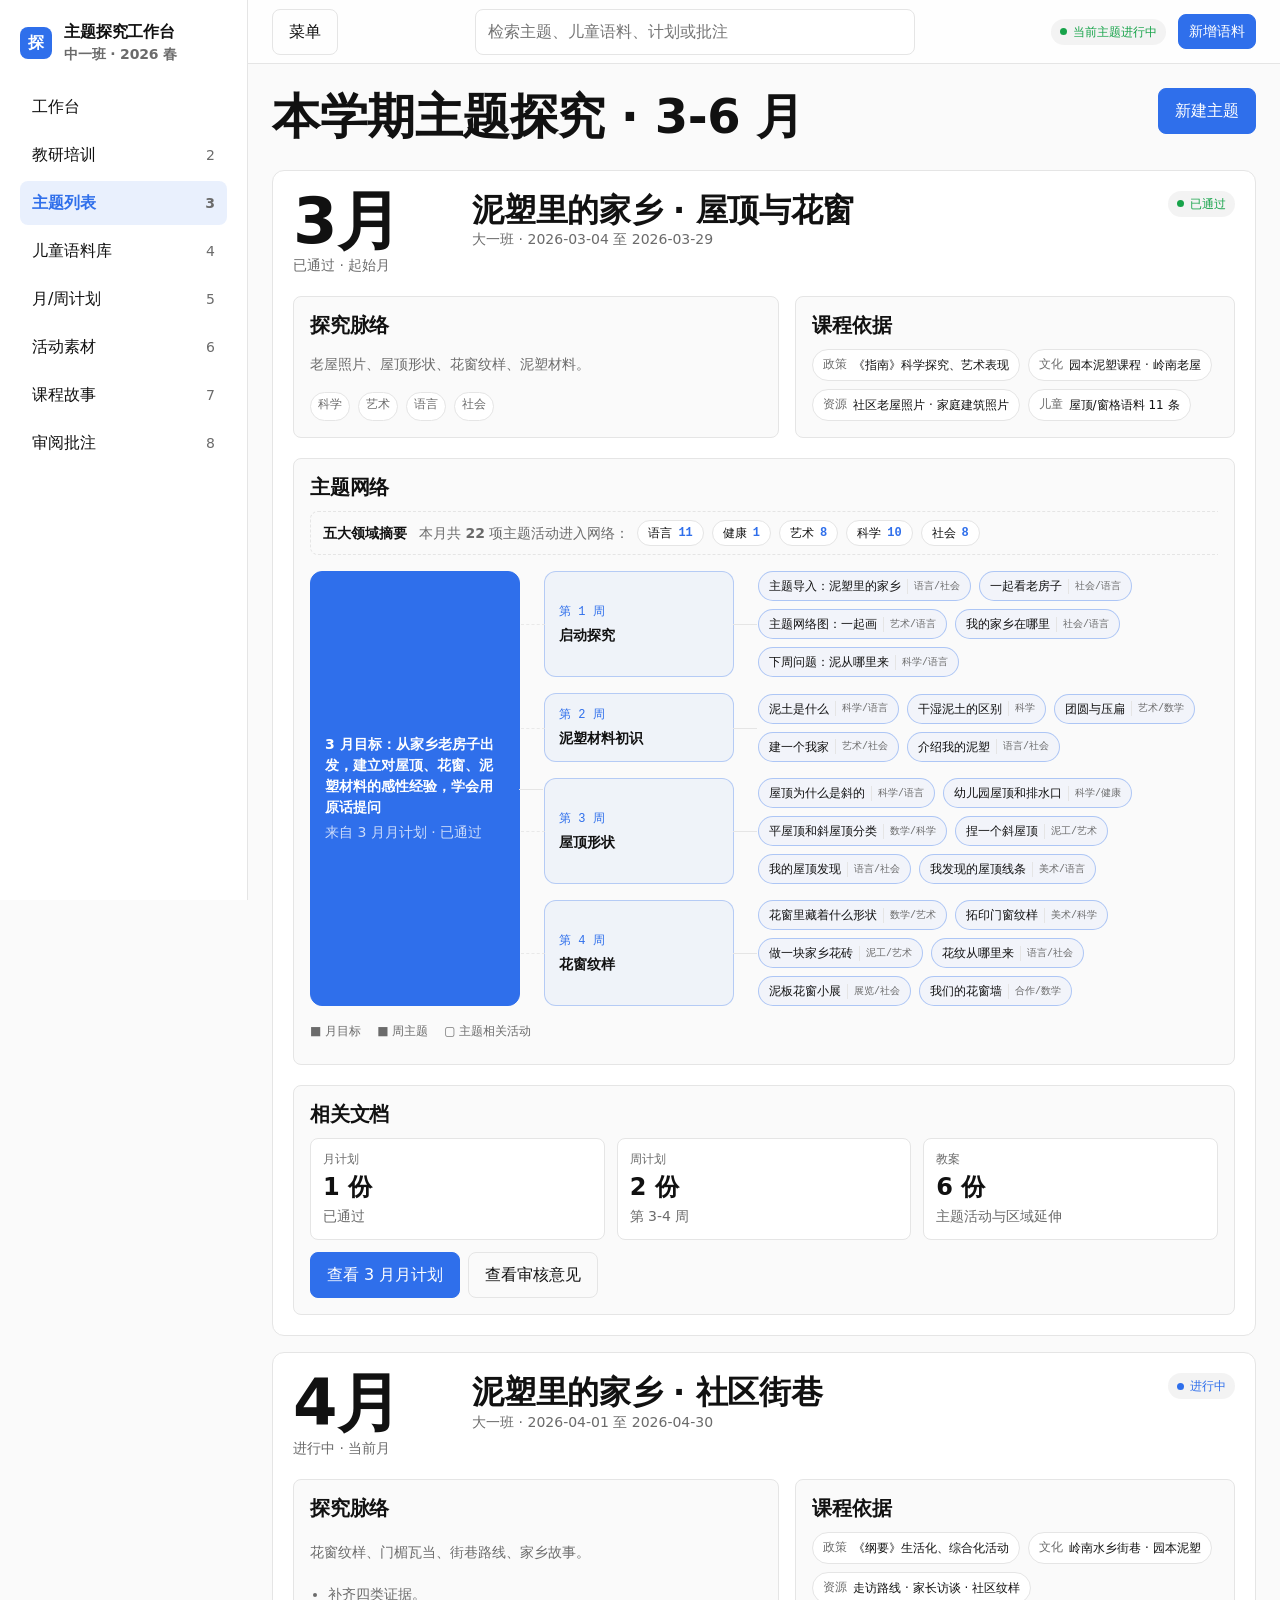
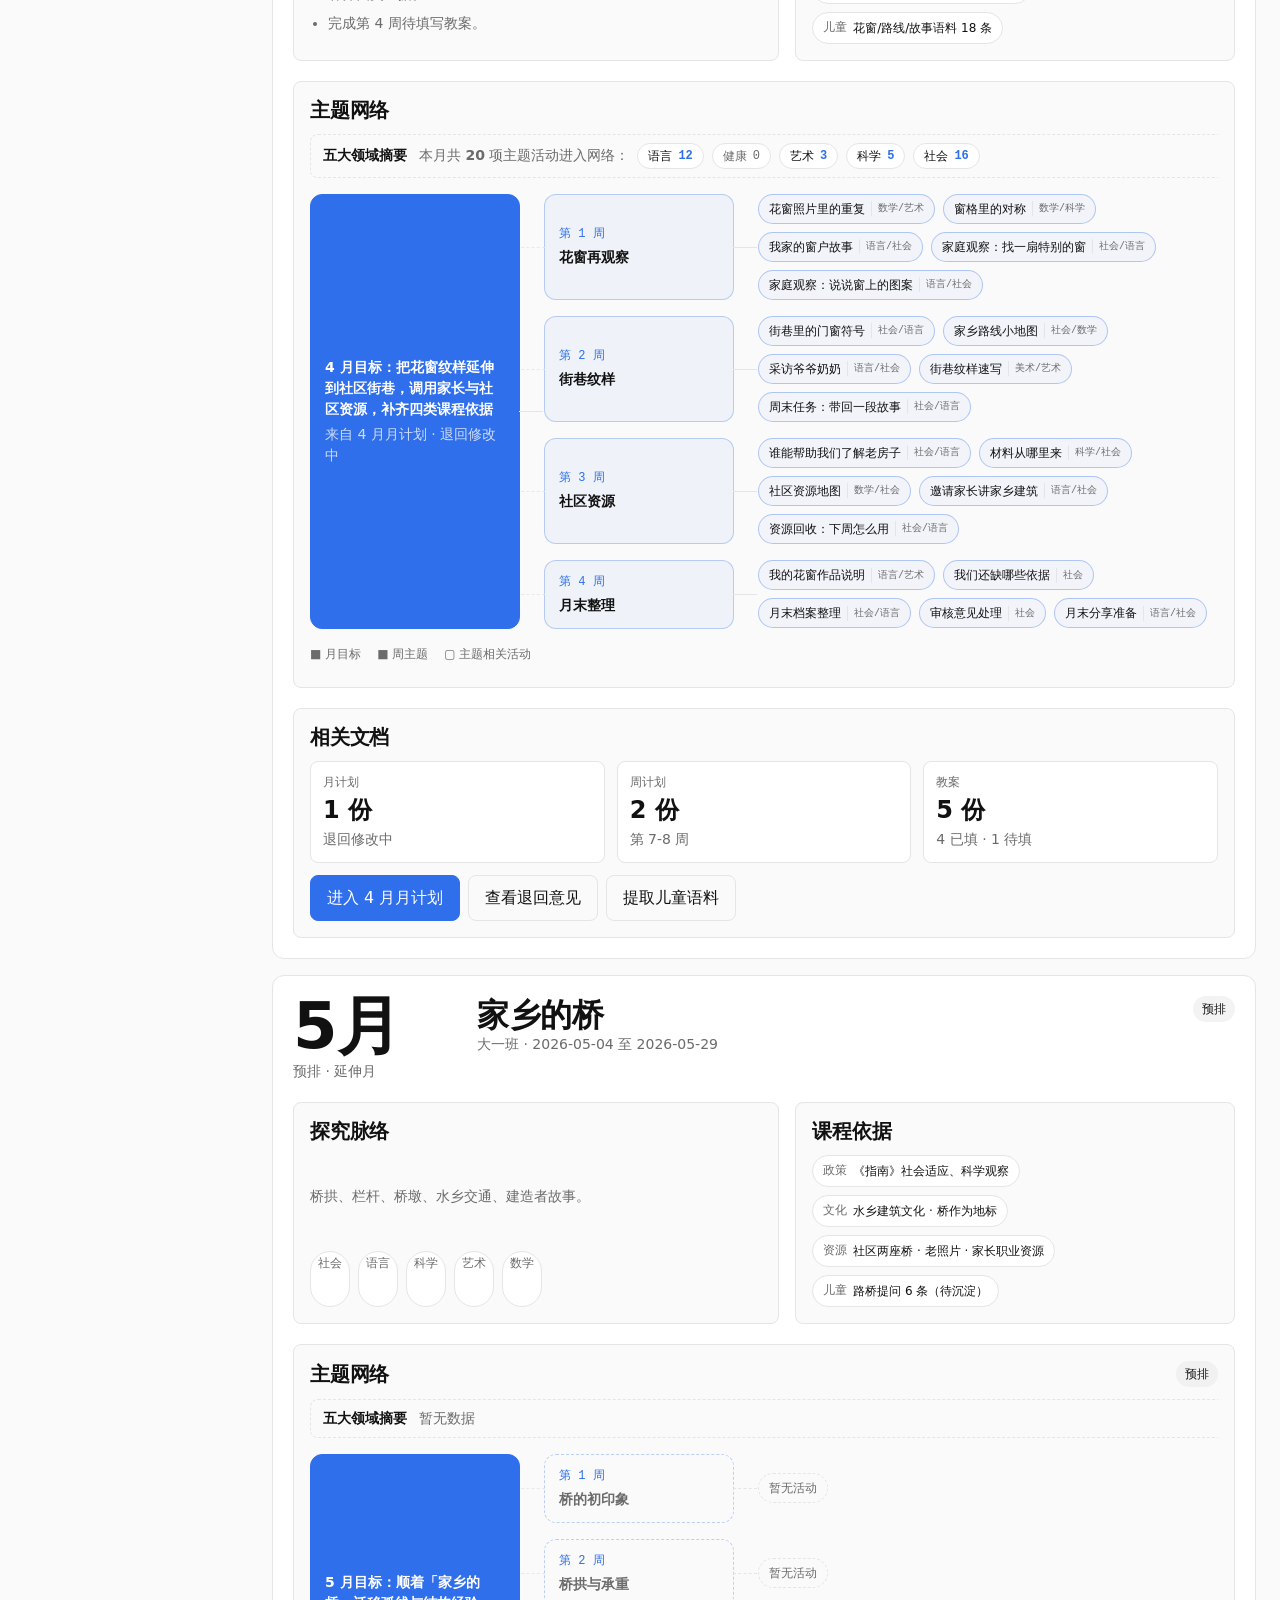
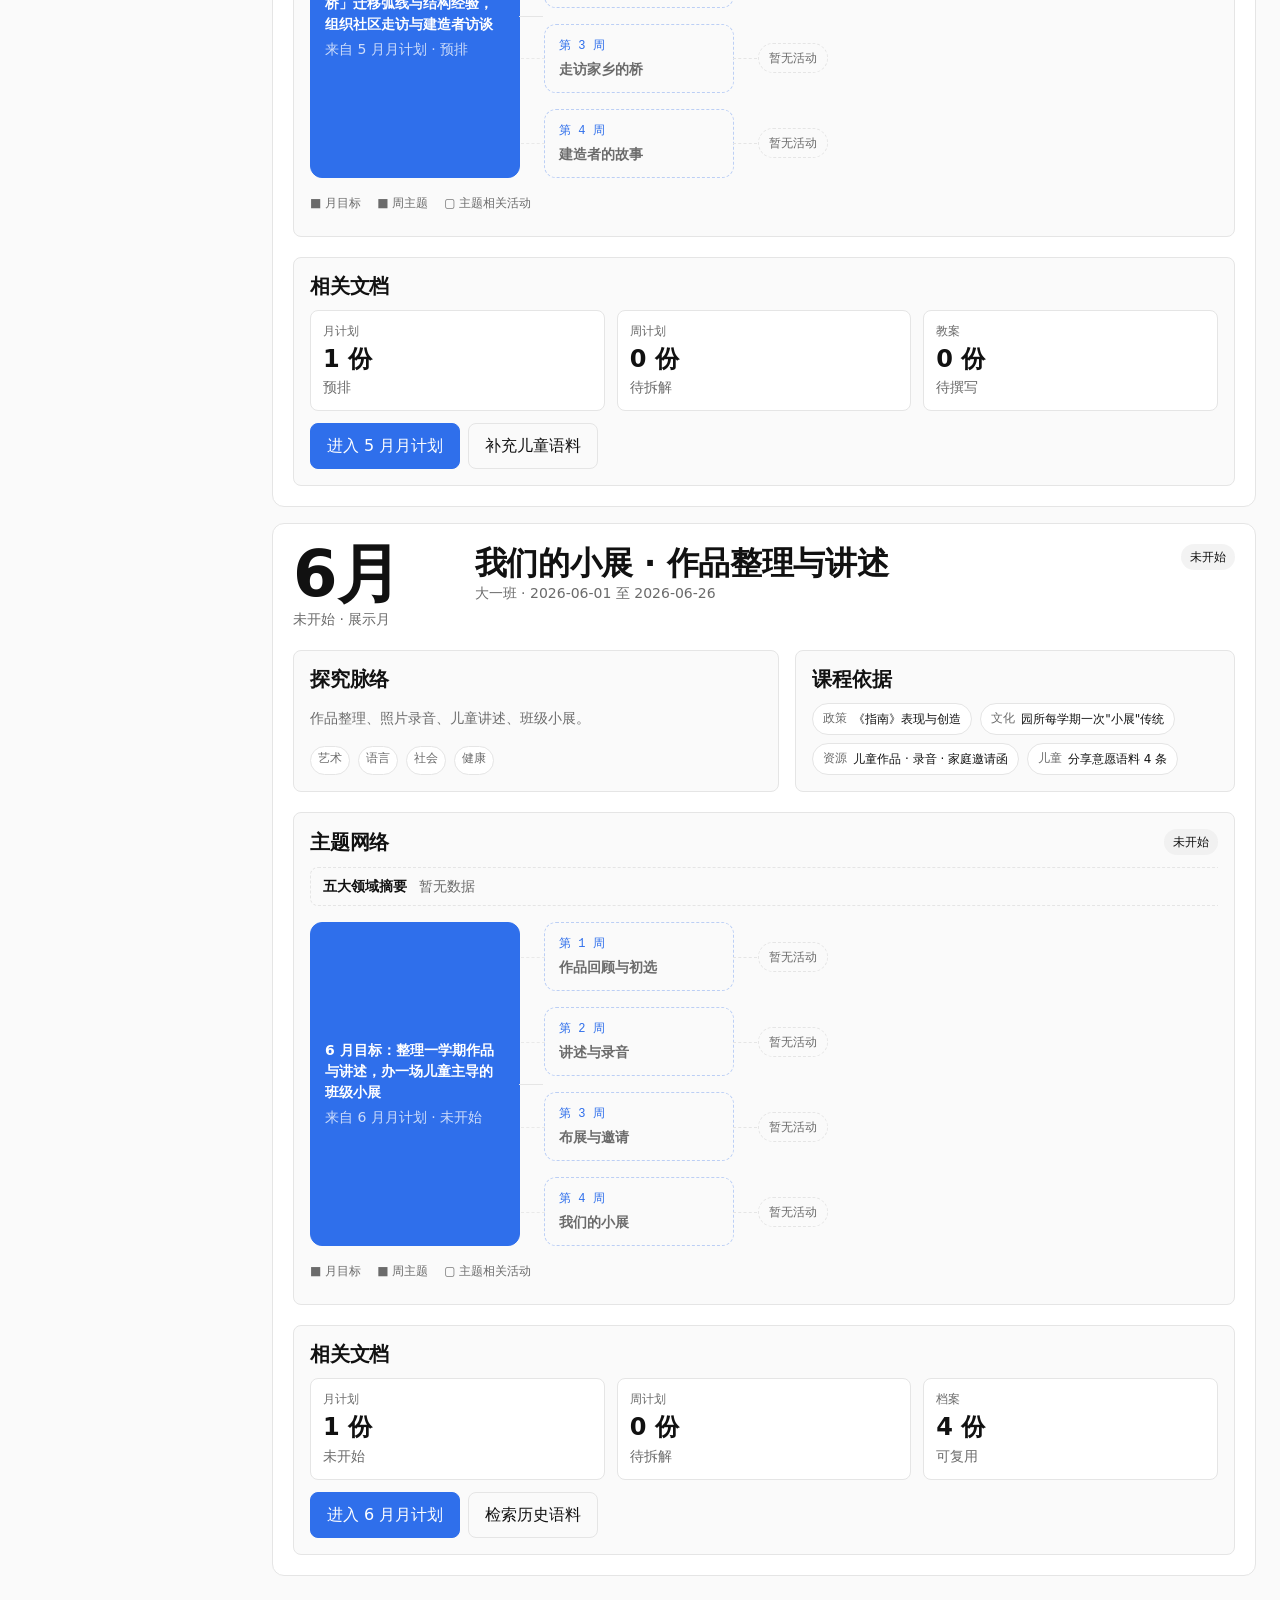
<file: screens/themes.html>
﻿<!doctype html>
<html lang="zh-CN">
<head>
<meta charset="utf-8" />
<title>主题列表 · 主题探究教师工作台</title>
<meta name="viewport" content="width=device-width, initial-scale=1" />
<link rel="stylesheet" href="../assets/tokens.css" />
<link rel="stylesheet" href="../assets/shared.css" />
<style>

    :root {
      --bg: #fafafa;
      --surface: #ffffff;
      --surface-warm: var(--surface);
      --fg: #111111;
      --fg-2: var(--fg);
      --muted: #6b6b6b;
      --meta: var(--muted);
      --border: #e5e5e5;
      --border-soft: var(--border);
      --accent: #2f6feb;
      --accent-on: #ffffff;
      --accent-hover: color-mix(in oklab, var(--accent), black 8%);
      --accent-active: color-mix(in oklab, var(--accent), black 14%);
      --success: #17a34a;
      --warn: #eab308;
      --danger: #dc2626;
      --font-display: "Inter", -apple-system, system-ui, sans-serif;
      --font-body: "Inter", -apple-system, system-ui, sans-serif;
      --font-mono: ui-monospace, "JetBrains Mono", monospace;
      --text-xs: 12px;
      --text-sm: 14px;
      --text-base: 16px;
      --text-lg: 20px;
      --text-xl: 24px;
      --text-2xl: 32px;
      --text-3xl: 48px;
      --text-4xl: 64px;
      --leading-body: 1.5;
      --leading-tight: 1.2;
      --tracking-display: -0.01em;
      --space-1: 4px;
      --space-2: 8px;
      --space-3: 12px;
      --space-4: 16px;
      --space-5: 20px;
      --space-6: 24px;
      --space-8: 32px;
      --space-12: 48px;
      --space-20: 80px;
      --section-y-desktop: 80px;
      --section-y-tablet: 48px;
      --section-y-phone: 32px;
      --radius-sm: 8px;
      --radius-md: 12px;
      --radius-lg: 16px;
      --radius-pill: 9999px;
      --elev-flat: none;
      --elev-ring: 0 0 0 1px var(--border);
      --elev-raised: 0 2px 8px color-mix(in oklab, var(--fg), transparent 92%);
      --focus-ring: 0 0 0 3px color-mix(in oklab, var(--accent), transparent 70%);
      --motion-fast: 150ms;
      --motion-base: 200ms;
      --ease-standard: cubic-bezier(0.2, 0, 0, 1);
      --container-max: 1200px;
      --container-gutter-desktop: 24px;
      --container-gutter-tablet: 16px;
      --container-gutter-phone: 12px;
    }

    * { box-sizing: border-box; }
    html { background: var(--bg); color: var(--fg); font-family: var(--font-body); }
    body { margin: 0; min-height: 100vh; line-height: var(--leading-body); }
    button, input, select, textarea { font: inherit; }
    button { cursor: pointer; }
    a { color: var(--accent); text-decoration: none; }
    a:hover { text-decoration: underline; }
    :focus-visible { outline: 0; box-shadow: var(--focus-ring); }

    .app-shell {
      display: grid;
      grid-template-columns: 248px minmax(0, 1fr);
      min-height: 100vh;
    }

    .sidebar {
      position: sticky;
      top: 0;
      height: 100vh;
      border-right: 1px solid var(--border);
      background: var(--surface);
      padding: var(--space-5);
      display: flex;
      flex-direction: column;
      gap: var(--space-5);
    }

    .brand {
      display: flex;
      align-items: center;
      gap: var(--space-3);
      font-weight: 600;
      letter-spacing: var(--tracking-display);
    }

    .brand-mark {
      width: 32px;
      height: 32px;
      border-radius: var(--radius-sm);
      display: grid;
      place-items: center;
      background: var(--accent);
      color: var(--accent-on);
      font-weight: 600;
    }

    .nav-list { display: grid; gap: var(--space-1); }
    .nav-btn {
      border: 0;
      width: 100%;
      background: transparent;
      color: var(--fg);
      border-radius: var(--radius-sm);
      display: flex;
      align-items: center;
      justify-content: space-between;
      padding: 10px 12px;
      text-align: left;
      transition: background var(--motion-fast) var(--ease-standard), color var(--motion-fast) var(--ease-standard);
    }
    .nav-btn:hover { background: color-mix(in oklab, var(--border), transparent 55%); }
    .nav-btn.active {
      background: color-mix(in oklab, var(--accent), transparent 90%);
      color: var(--accent);
      font-weight: 600;
    }

    .sidebar-foot {
      margin-top: auto;
      border-top: 1px solid var(--border);
      padding-top: var(--space-4);
      color: var(--muted);
      font-size: var(--text-sm);
    }

    .topbar {
      position: sticky;
      top: 0;
      z-index: 4;
      height: 64px;
      background: color-mix(in oklab, var(--bg), var(--surface) 78%);
      border-bottom: 1px solid var(--border);
      display: flex;
      align-items: center;
      justify-content: space-between;
      padding: 0 var(--container-gutter-desktop);
    }

    .mobile-menu { display: none; }
    .search {
      min-width: min(440px, 45vw);
      border: 1px solid var(--border);
      border-radius: var(--radius-sm);
      background: var(--surface);
      padding: 10px 12px;
      color: var(--fg);
    }

    .main { min-width: 0; }
    .content {
      width: min(100%, var(--container-max));
      margin: 0 auto;
      padding: var(--space-6) var(--container-gutter-desktop) var(--space-20);
    }

    .screen { display: none; }
    .screen.active { display: block; }

    .page-head {
      display: grid;
      grid-template-columns: minmax(0, 1fr) auto;
      gap: var(--space-4);
      align-items: start;
      margin-bottom: var(--space-6);
    }

    .eyebrow {
      color: var(--muted);
      font-family: var(--font-mono);
      font-size: var(--text-xs);
      text-transform: uppercase;
      letter-spacing: 0;
      margin-bottom: var(--space-2);
    }

    h1, h2, h3 {
      font-family: var(--font-display);
      line-height: var(--leading-tight);
      letter-spacing: var(--tracking-display);
      margin: 0;
    }
    h1 { font-size: clamp(var(--text-2xl), 4vw, var(--text-3xl)); }
    h2 { font-size: var(--text-xl); }
    h3 { font-size: var(--text-lg); }
    p { margin: 0; color: var(--muted); }

    .btn {
      border: 1px solid var(--border);
      border-radius: var(--radius-sm);
      background: transparent;
      color: var(--fg);
      padding: 10px 16px;
      min-height: 40px;
      display: inline-flex;
      align-items: center;
      justify-content: center;
      gap: var(--space-2);
      transition: background var(--motion-fast) var(--ease-standard), border-color var(--motion-fast) var(--ease-standard);
    }
    .btn:hover { background: color-mix(in oklab, var(--border), transparent 65%); text-decoration: none; }
    .btn-primary { background: var(--accent); border-color: var(--accent); color: var(--accent-on); }
    .btn-primary:hover { background: var(--accent-hover); border-color: var(--accent-hover); }
    .btn-small { min-height: 32px; padding: 6px 10px; font-size: var(--text-sm); }
    .btn-danger { color: var(--danger); border-color: color-mix(in oklab, var(--danger), transparent 65%); }

    .grid { display: grid; gap: var(--space-4); }
    .grid-2 { grid-template-columns: repeat(2, minmax(0, 1fr)); }
    .grid-3 { grid-template-columns: repeat(3, minmax(0, 1fr)); }
    .grid-4 { grid-template-columns: repeat(4, minmax(0, 1fr)); }
    .grid-main { grid-template-columns: minmax(0, 1.35fr) minmax(320px, 0.65fr); }

    .card {
      background: var(--surface);
      border: 1px solid var(--border);
      border-radius: var(--radius-md);
      padding: var(--space-5);
      box-shadow: var(--elev-flat);
    }

    .card-head, .row-between {
      display: flex;
      align-items: center;
      justify-content: space-between;
      gap: var(--space-3);
    }

    .stack { display: grid; gap: var(--space-4); }
    .stack-sm { display: grid; gap: var(--space-2); }
    .muted { color: var(--muted); }
    .meta { color: var(--meta); font-size: var(--text-sm); }
    .mono { font-family: var(--font-mono); font-variant-numeric: tabular-nums; }

    .badge {
      display: inline-flex;
      align-items: center;
      gap: 6px;
      width: max-content;
      border-radius: var(--radius-pill);
      background: color-mix(in oklab, var(--border), transparent 55%);
      color: var(--fg);
      padding: 4px 9px;
      font-size: var(--text-xs);
      white-space: nowrap;
    }
    .badge-dot::before {
      content: "";
      width: 7px;
      height: 7px;
      border-radius: var(--radius-pill);
      background: currentColor;
    }
    .success { color: var(--success); }
    .warn { color: var(--warn); }
    .danger { color: var(--danger); }
    .accent { color: var(--accent); }

    .progress {
      height: 8px;
      border-radius: var(--radius-pill);
      background: color-mix(in oklab, var(--border), transparent 45%);
      overflow: hidden;
    }
    .progress > span {
      display: block;
      height: 100%;
      border-radius: inherit;
      background: var(--accent);
    }

    .stat {
      display: grid;
      gap: var(--space-2);
    }
    .stat strong {
      font-size: var(--text-2xl);
      line-height: var(--leading-tight);
      font-variant-numeric: tabular-nums;
    }

    .table-wrap { overflow: auto; border: 1px solid var(--border); border-radius: var(--radius-md); }
    table { width: 100%; border-collapse: collapse; min-width: 760px; background: var(--surface); }
    th, td { padding: 13px 14px; border-bottom: 1px solid var(--border); text-align: left; vertical-align: top; }
    th { color: var(--muted); font-size: var(--text-sm); font-weight: 500; background: var(--bg); }
    tr:last-child td { border-bottom: 0; }

    .tabs, .filters {
      display: flex;
      flex-wrap: wrap;
      gap: var(--space-2);
    }
    .chip {
      border: 1px solid var(--border);
      border-radius: var(--radius-pill);
      background: var(--surface);
      color: var(--fg);
      padding: 7px 12px;
      font-size: var(--text-sm);
    }
    .chip.active {
      border-color: var(--accent);
      color: var(--accent);
      background: color-mix(in oklab, var(--accent), transparent 92%);
    }

    .field { display: grid; gap: var(--space-2); }
    .field label { font-weight: 600; font-size: var(--text-sm); }
    .field input, .field select, .field textarea {
      width: 100%;
      border: 1px solid var(--border);
      border-radius: var(--radius-sm);
      background: var(--surface);
      color: var(--fg);
      padding: 10px 12px;
      min-height: 42px;
    }
    .field textarea { min-height: 104px; resize: vertical; }

    .tag-picker {
      display: flex;
      flex-wrap: wrap;
      gap: var(--space-2);
    }

    .tag-option {
      display: inline-flex;
      align-items: center;
      gap: var(--space-2);
      border: 1px solid var(--border);
      border-radius: var(--radius-pill);
      padding: 7px 11px;
      background: var(--surface);
      font-size: var(--text-sm);
    }

    .tag-option input {
      width: 14px;
      height: 14px;
      margin: 0;
      accent-color: var(--accent);
    }

    /* 新建主题抽屉：取消 .stack 网格的纵向拉伸，控件保持常规高度 */
    #newThemeDrawer .stack { align-content: start; }
    #newThemeDrawer .field input,
    #newThemeDrawer .field select { min-height: 36px; padding: 6px 10px; }
    #newThemeDrawer .field textarea { min-height: 60px; }
    /* 涉及领域：五个勾选项放进同一个方框，方便点选 */
    .domain-checklist {
      display: flex;
      flex-wrap: wrap;
      gap: var(--space-3) var(--space-5);
      border: 1px solid var(--border);
      border-radius: var(--radius-sm);
      background: var(--surface);
      padding: var(--space-3) var(--space-4);
    }
    .domain-checklist label {
      display: inline-flex;
      align-items: center;
      gap: var(--space-2);
      font-size: var(--text-sm);
      cursor: pointer;
    }
    .domain-checklist input {
      width: 15px;
      height: 15px;
      margin: 0;
      accent-color: var(--accent);
    }

    .hero-workbench {
      min-height: 260px;
      display: grid;
      grid-template-columns: minmax(0, 1fr) 360px;
      gap: var(--space-6);
      align-items: stretch;
    }

    .timeline {
      display: grid;
      grid-template-columns: repeat(5, minmax(120px, 1fr));
      gap: var(--space-3);
      overflow: auto;
      padding-bottom: var(--space-2);
    }
    .timeline-step {
      border: 1px solid var(--border);
      border-radius: var(--radius-md);
      padding: var(--space-4);
      background: var(--surface);
      min-height: 120px;
    }

    .month-progress {
      margin-top: var(--space-4);
      display: grid;
      gap: var(--space-4);
    }
    .progress-chart {
      position: relative;
      min-height: 260px;
      border: 1px solid var(--border);
      border-radius: var(--radius-md);
      background: var(--surface);
      overflow: visible;
      padding: var(--space-5);
    }
    .axis-label {
      position: absolute;
      color: var(--fg);
      font-family: var(--font-display);
      font-size: var(--text-2xl);
      font-weight: 600;
      letter-spacing: var(--tracking-display);
    }
    .axis-label.x {
      left: 50%;
      bottom: 30px;
      transform: translateX(-50%);
    }
    .chart-axis-x {
      content: "";
      position: absolute;
      z-index: 1;
      top: 50%;
      height: 3px;
      transform: translateY(-50%);
    }
    .chart-axis-x-done {
      left: 76px;
      right: 64%;
      background: var(--fg);
    }
    .chart-axis-x-next {
      left: 36%;
      right: 50px;
      height: 0;
      border-top: 3px dashed var(--fg);
    }
    .chart-axis-x-next::after {
      content: "";
      position: absolute;
      width: 0;
      height: 0;
      border-style: solid;
      right: -18px;
      top: -11px;
      border-width: 11px 0 11px 22px;
      border-color: transparent transparent transparent var(--fg);
    }
    .chart-node {
      position: absolute;
      width: 36px;
      height: 36px;
      border: 3px solid var(--fg);
      border-radius: var(--radius-pill);
      background: var(--surface);
      color: var(--fg);
      display: grid;
      place-items: center;
      font-family: var(--font-display);
      font-size: 0;
      transform: translate(-50%, 50%);
      transition: transform var(--motion-fast) var(--ease-standard), border-color var(--motion-fast) var(--ease-standard), background var(--motion-fast) var(--ease-standard);
      z-index: 3;
    }
    .chart-node::before {
      content: attr(data-month-label);
      position: absolute;
      left: 50%;
      bottom: calc(100% + var(--space-3));
      transform: translateX(-50%);
      color: var(--fg);
      font-family: var(--font-display);
      font-size: var(--text-2xl);
      font-weight: 600;
      letter-spacing: var(--tracking-display);
      white-space: nowrap;
    }
    .chart-node:hover,
    .chart-node.open,
    .chart-node:focus-visible {
      transform: translate(-50%, 50%) scale(1.08);
      border-color: var(--accent);
      background: var(--surface);
      z-index: 8;
    }
    .chart-node.current {
      border-color: var(--fg);
      background: var(--surface);
    }
    .chart-node.is-complete {
      border-color: var(--fg);
      background: var(--fg);
    }
    .month-card {
      position: absolute;
      left: 50%;
      bottom: calc(100% + var(--space-3));
      width: min(280px, calc(100vw - 72px));
      transform: translateX(-50%) translateY(6px);
      opacity: 0;
      pointer-events: none;
      border: 1px solid var(--border);
      border-radius: var(--radius-md);
      background: var(--surface);
      color: var(--fg);
      padding: var(--space-4);
      box-shadow: var(--elev-raised);
      display: grid;
      gap: var(--space-3);
      text-align: left;
      font-family: var(--font-body);
      font-size: var(--text-sm);
      transition: opacity var(--motion-fast) var(--ease-standard), transform var(--motion-fast) var(--ease-standard);
    }
    .chart-node:hover .month-card,
    .chart-node.open .month-card,
    .chart-node:focus-visible .month-card {
      opacity: 1;
      pointer-events: auto;
      transform: translateX(-50%) translateY(0);
    }
    .month-card::after {
      content: "";
      position: absolute;
      left: calc(50% - 7px);
      bottom: -7px;
      width: 12px;
      height: 12px;
      border-right: 1px solid var(--border);
      border-bottom: 1px solid var(--border);
      background: var(--surface);
      transform: rotate(45deg);
    }
    .month-card-head {
      display: flex;
      align-items: center;
      justify-content: space-between;
      gap: var(--space-2);
    }
    .month-card-head strong {
      font-size: var(--text-lg);
      line-height: var(--leading-tight);
    }
    .month-actions {
      display: grid;
      grid-template-columns: 1fr 1fr;
      gap: var(--space-2);
    }
    .month-actions .btn {
      min-height: 34px;
      padding: 7px 9px;
      font-size: var(--text-sm);
    }

    .utterance-item {
      display: grid;
      grid-template-columns: auto minmax(0, 1fr) auto;
      gap: var(--space-3);
      align-items: start;
      border: 1px solid var(--border);
      border-radius: var(--radius-md);
      padding: var(--space-4);
      background: var(--surface);
    }
    .utterance-item.selected {
      border-color: var(--accent);
      background: color-mix(in oklab, var(--accent), transparent 96%);
    }
    .utterance-item input { width: 18px; height: 18px; margin-top: 3px; }

    .canvas {
      min-height: 520px;
      border: 1px solid var(--border);
      border-radius: var(--radius-md);
      background:
        linear-gradient(color-mix(in oklab, var(--border), transparent 72%) 1px, transparent 1px),
        linear-gradient(90deg, color-mix(in oklab, var(--border), transparent 72%) 1px, transparent 1px),
        var(--surface);
      background-size: 32px 32px;
      overflow: auto;
      padding: var(--space-5);
    }
    .mindmap {
      min-width: 860px;
      display: grid;
      grid-template-columns: 180px minmax(160px, 0.7fr) minmax(420px, 1.3fr);
      gap: var(--space-6);
      align-items: center;
    }
    .mindmap-column {
      display: grid;
      gap: var(--space-4);
      position: relative;
    }
    .node {
      position: relative;
      border: 1px solid var(--border);
      border-radius: var(--radius-md);
      background: var(--surface);
      padding: 12px 14px;
      box-shadow: var(--elev-flat);
      font-size: var(--text-sm);
    }
    .node::after {
      content: "";
      position: absolute;
      top: 50%;
      left: calc(100% + 1px);
      width: var(--space-6);
      border-top: 1px solid var(--border);
    }
    .node::before {
      content: "";
      position: absolute;
      top: calc(50% - 4px);
      left: calc(100% + var(--space-6) - 7px);
      width: 8px;
      height: 8px;
      border-top: 1px solid var(--border);
      border-right: 1px solid var(--border);
      transform: rotate(45deg);
      background: transparent;
    }
    .mindmap-column:last-child .node::before,
    .mindmap-column:last-child .node::after { display: none; }
    .node.theme {
      background: var(--accent);
      color: var(--accent-on);
      border-color: var(--accent);
      min-height: 128px;
      display: grid;
      align-content: center;
      gap: var(--space-2);
    }
    .node.theme .meta { color: color-mix(in oklab, var(--accent-on), transparent 24%); }
    .node.branch {
      border-color: color-mix(in oklab, var(--accent), transparent 70%);
      background: color-mix(in oklab, var(--accent), transparent 95%);
    }
    .activity-stack {
      display: grid;
      grid-template-columns: repeat(2, minmax(0, 1fr));
      gap: var(--space-3);
    }
    .activity-node {
      display: grid;
      gap: var(--space-2);
      min-height: 116px;
    }
    .activity-node.generated {
      border-color: var(--success);
      background: color-mix(in oklab, var(--success), transparent 96%);
    }
    .domain-tags {
      display: flex;
      flex-wrap: wrap;
      gap: 6px;
      margin-top: var(--space-1);
    }
    .domain-tag {
      border-radius: var(--radius-pill);
      border: 1px solid var(--border);
      padding: 2px 7px;
      color: var(--muted);
      font-size: var(--text-xs);
      background: var(--surface);
      white-space: nowrap;
    }

    .planner {
      display: grid;
      grid-template-columns: 280px minmax(0, 1fr);
      gap: var(--space-4);
    }
    .doc-nav {
      display: grid;
      gap: var(--space-2);
      align-content: start;
    }
    .plan-nav-group { display: grid; gap: var(--space-1); }
    .plan-month { padding: 10px 12px; }
    .plan-month .plan-caret,
    .plan-month .plan-label {
      display: inline-flex;
      align-items: center;
    }
    .plan-caret {
      width: 14px;
      height: 14px;
      display: inline-grid;
      place-items: center;
      font-size: 10px;
      color: var(--muted);
      transition: transform var(--motion-fast) var(--ease-standard), color var(--motion-fast) var(--ease-standard);
      flex: 0 0 auto;
    }
    .plan-nav-group.expanded .plan-caret { transform: rotate(90deg); color: var(--accent); }
    .plan-month .badge { margin-left: auto; }
    .plan-week-children {
      display: grid;
      gap: 2px;
      margin-left: var(--space-3);
      padding-left: var(--space-4);
      border-left: 1px solid var(--border-soft);
    }
    .plan-week-children[hidden] { display: none; }
    .plan-nav-group.expanded .plan-week-children { display: grid; }
    .plan-week { font-size: var(--text-sm); padding: 6px 10px; color: var(--muted); }
    .plan-week.active { color: var(--accent); }
    .plan-week .badge { font-size: 10px; padding: 2px 7px; }
    .plan-week-empty {
      display: block;
      font-size: var(--text-xs);
      color: var(--muted);
      font-style: italic;
      padding: 4px 8px;
    }
    .doc-section {
      border: 1px solid var(--border);
      border-radius: var(--radius-md);
      background: var(--surface);
      padding: var(--space-5);
      display: grid;
      gap: var(--space-4);
    }
    .plan-tab { justify-content: space-between; }
    .plan-doc { display: none; }
    .plan-doc.active { display: grid; }
    .week-summary {
      display: grid;
      grid-template-columns: repeat(3, minmax(0, 1fr));
      gap: var(--space-3);
    }
    .week-summary .card {
      padding: var(--space-4);
      border-radius: var(--radius-sm);
      background: var(--bg);
    }
    .reference-chain {
      display: grid;
      grid-template-columns: repeat(3, minmax(0, 1fr));
      gap: var(--space-3);
    }
    .reference-card,
    .source-card {
      border: 1px solid var(--border);
      border-radius: var(--radius-sm);
      background: var(--surface);
      padding: var(--space-4);
      display: grid;
      gap: var(--space-2);
      min-width: 0;
      color: var(--fg);
      text-align: left;
    }
    .reference-card.active {
      border-color: color-mix(in oklab, var(--accent), transparent 68%);
      background: color-mix(in oklab, var(--accent), transparent 95%);
    }
    .source-grid {
      display: grid;
      grid-template-columns: repeat(4, minmax(0, 1fr));
      gap: var(--space-3);
    }
    .month-plan-grid {
      display: grid;
      grid-template-columns: repeat(3, minmax(0, 1fr));
      gap: var(--space-3);
    }
    .month-plan-card {
      border: 1px solid var(--border);
      border-radius: var(--radius-sm);
      background: var(--bg);
      padding: var(--space-4);
      display: grid;
      gap: var(--space-2);
    }
    .review-month-panel { display: none; }
    .review-month-panel.active { display: block; }
    .source-type {
      color: var(--muted);
      font-size: var(--text-xs);
      font-family: var(--font-mono);
      text-transform: uppercase;
    }
    .source-list {
      margin: 0;
      padding-left: 18px;
      color: var(--muted);
      font-size: var(--text-sm);
    }
    .source-list li + li { margin-top: 4px; }
    .inline-actions {
      display: flex;
      flex-wrap: wrap;
      gap: var(--space-2);
      align-items: center;
    }
    .theme-stack {
      display: grid;
      gap: var(--space-4);
    }
    .theme-card {
      border: 1px solid var(--border);
      border-radius: var(--radius-md);
      background: var(--surface);
      padding: var(--space-5);
      display: grid;
      gap: var(--space-5);
    }
    .theme-card-head {
      display: grid;
      grid-template-columns: minmax(112px, 0.24fr) minmax(0, 1fr) auto;
      gap: var(--space-4);
      align-items: start;
    }
    .theme-month {
      display: grid;
      gap: var(--space-1);
      color: var(--fg);
    }
    .theme-month strong {
      font-size: clamp(36px, 5vw, var(--text-4xl));
      line-height: 0.95;
      letter-spacing: var(--tracking-display);
    }
    .theme-month span {
      color: var(--muted);
      font-size: var(--text-sm);
    }
    .theme-card h2 {
      font-size: var(--text-2xl);
      line-height: var(--leading-tight);
    }
    .theme-grid {
      display: grid;
      grid-template-columns: minmax(0, 1.05fr) minmax(0, 0.95fr);
      gap: var(--space-4);
    }
    .theme-block {
      border: 1px solid var(--border);
      border-radius: var(--radius-sm);
      background: var(--bg);
      padding: var(--space-4);
      display: grid;
      gap: var(--space-3);
    }
    .theme-block h3 {
      font-size: var(--text-lg);
      line-height: var(--leading-tight);
    }
    .theme-block p,
    .theme-block li {
      color: var(--muted);
      font-size: var(--text-sm);
    }
    .theme-goals {
      margin: 0;
      padding-left: 18px;
    }
    .theme-goals li + li { margin-top: var(--space-2); }
    .theme-evidence,
    .theme-domains {
      display: flex;
      flex-wrap: wrap;
      gap: var(--space-2);
    }
    .evidence-chip {
      border: 1px solid var(--border);
      border-radius: var(--radius-pill);
      background: var(--surface);
      padding: 6px 10px;
      color: var(--fg);
      font-size: var(--text-xs);
      display: inline-flex;
      gap: 6px;
      align-items: center;
    }
    .plan-summary {
      display: grid;
      grid-template-columns: repeat(3, minmax(0, 1fr));
      gap: var(--space-3);
    }
    .plan-summary > div {
      border: 1px solid var(--border);
      border-radius: var(--radius-sm);
      background: var(--surface);
      padding: var(--space-3);
      display: grid;
      gap: 4px;
    }
    .plan-summary strong {
      font-size: var(--text-xl);
      line-height: var(--leading-tight);
    }
    .schedule-table th:first-child,
    .schedule-table td:first-child {
      width: 86px;
      white-space: nowrap;
      font-weight: 600;
    }
    .weekly-plan-sheet {
      border: 1px solid var(--border);
      border-radius: var(--radius-md);
      background: var(--surface);
      overflow: hidden;
    }
    .weekly-title {
      display: grid;
      grid-template-columns: 1fr auto;
      gap: var(--space-3);
      align-items: center;
      padding: var(--space-4) var(--space-5);
      border-bottom: 1px solid var(--border);
      background: var(--bg);
    }
    .weekly-title h2 { font-size: var(--text-xl); }
    .weekly-meta {
      display: flex;
      flex-wrap: wrap;
      gap: var(--space-2);
      color: var(--muted);
      font-size: var(--text-sm);
    }
    .weekly-table-wrap { overflow-x: auto; }
    .weekly-table {
      width: 100%;
      min-width: 980px;
      border-collapse: collapse;
      background: var(--surface);
    }
    .weekly-table th,
    .weekly-table td {
      border-right: 1px solid var(--border);
      border-bottom: 1px solid var(--border);
      padding: 10px;
      vertical-align: top;
    }
    .weekly-table th:last-child,
    .weekly-table td:last-child { border-right: 0; }
    .weekly-table tr:last-child td { border-bottom: 0; }
    .weekly-table th {
      background: var(--bg);
      color: var(--fg);
      text-align: center;
      font-size: var(--text-sm);
      font-weight: 600;
    }
    .time-slot {
      width: 104px;
      background: var(--bg);
      color: var(--fg);
      font-family: var(--font-mono);
      font-size: var(--text-xs);
      text-align: center;
      white-space: nowrap;
    }
    .activity-cell {
      display: grid;
      gap: var(--space-2);
      min-width: 220px;
    }
    .activity-title {
      display: flex;
      flex-wrap: wrap;
      align-items: center;
      gap: var(--space-2);
    }
    .activity-cell strong { color: var(--fg); }
    .activity-cell .meta { line-height: 1.4; }
    .lesson-link {
      width: max-content;
      border: 1px solid var(--border);
      border-radius: var(--radius-pill);
      background: var(--surface);
      color: var(--accent);
      padding: 3px 8px;
      font-size: var(--text-xs);
      line-height: 1.2;
    }
    .lesson-link.fill {
      border-color: var(--accent);
      background: color-mix(in oklab, var(--accent), transparent 92%);
      font-weight: 600;
    }
    .lesson-status {
      display: inline-flex;
      width: max-content;
      align-items: center;
      border-radius: var(--radius-pill);
      padding: 3px 8px;
      background: color-mix(in oklab, var(--warn), transparent 86%);
      color: color-mix(in oklab, var(--warn), black 35%);
      font-size: var(--text-xs);
      line-height: 1.2;
    }
    .lesson-peek {
      position: fixed;
      z-index: 40;
      top: 0;
      right: 0;
      bottom: 0;
      left: 248px;
      width: auto;
      height: 100vh;
      transform: translateX(100%);
      opacity: 0;
      pointer-events: none;
      transition: transform var(--motion-base) var(--ease-standard), opacity var(--motion-base) var(--ease-standard);
      border-left: 1px solid var(--border);
      background: var(--bg);
      box-shadow: var(--elev-raised);
      overflow: auto;
    }
    .lesson-peek.open {
      transform: translateX(0);
      opacity: 1;
      pointer-events: auto;
    }
    .lesson-peek-head {
      position: sticky;
      top: 0;
      z-index: 1;
      display: grid;
      gap: var(--space-3);
      padding: var(--space-5) var(--space-6);
      border-bottom: 1px solid var(--border);
      background: var(--surface);
    }
    .lesson-peek-title {
      display: flex;
      align-items: center;
      justify-content: space-between;
      gap: var(--space-3);
    }
    .lesson-peek-title > div { min-width: 0; flex: 1; }
    .lesson-peek-title h2 { font-size: var(--text-xl); }
    .icon-btn {
      width: 36px;
      height: 36px;
      border: 1px solid var(--border);
      border-radius: var(--radius-sm);
      background: var(--surface);
      color: var(--fg);
      display: grid;
      place-items: center;
      flex: 0 0 auto;
    }
    .lesson-peek-body {
      display: grid;
      gap: var(--space-5);
      width: min(100%, var(--container-max));
      margin: 0 auto;
      padding: var(--space-6) var(--container-gutter-desktop) var(--space-20);
    }
    .lesson-peek-document {
      background: var(--surface);
      border: 1px solid var(--border);
      border-radius: var(--radius-md);
      padding: var(--space-6);
      display: grid;
      gap: var(--space-5);
    }
    .lesson-peek-meta {
      display: grid;
      gap: var(--space-2);
      padding-bottom: var(--space-4);
      border-bottom: 1px solid var(--border);
    }
    .lesson-peek-meta p { color: var(--fg); }
    .lesson-peek-sections {
      display: grid;
      gap: var(--space-5);
    }
    .lesson-peek-section {
      display: grid;
      gap: var(--space-2);
    }
    .lesson-peek-section + .lesson-peek-section {
      padding-top: var(--space-5);
      border-top: 1px solid var(--border);
    }
    .lesson-peek-section h3 { font-size: var(--text-lg); }
    .lesson-peek-section p {
      max-width: 78ch;
      color: var(--fg);
      white-space: pre-line;
    }
    .lesson-detail-panel { display: none; }
    .lesson-detail-panel.active { display: grid; }
    .lesson-editor-panel { display: none; }
    .lesson-editor-panel.active { display: grid; }
    .lesson-actions {
      display: flex;
      flex-wrap: wrap;
      gap: var(--space-2);
      justify-content: flex-end;
    }
    .lesson-summary-grid {
      display: grid;
      grid-template-columns: repeat(2, minmax(0, 1fr));
      gap: var(--space-4);
    }
    .lesson-summary-item {
      border: 1px solid var(--border);
      border-radius: var(--radius-sm);
      background: var(--bg);
      padding: var(--space-3);
      display: grid;
      gap: var(--space-1);
    }
    .lesson-summary-item span {
      color: var(--muted);
      font-size: var(--text-xs);
    }
    .lesson-outline {
      display: grid;
      grid-template-columns: repeat(2, minmax(0, 1fr));
      gap: var(--space-4);
    }
    .lesson-block {
      border: 1px solid var(--border);
      border-radius: var(--radius-sm);
      background: var(--bg);
      padding: var(--space-4);
      display: grid;
      gap: var(--space-2);
    }
    .lesson-block.wide { grid-column: 1 / -1; }
    .lesson-block textarea {
      width: 100%;
      min-height: 118px;
      border: 1px solid var(--border);
      border-radius: var(--radius-sm);
      background: var(--surface);
      color: var(--fg);
      padding: var(--space-3);
      resize: vertical;
    }
    /* ============== 教案编辑器抽屉 ============== */
    .lesson-drawer {
      position: fixed;
      z-index: 50;
      top: 0;
      right: 0;
      bottom: 0;
      left: 248px;
      height: 100vh;
      transform: translateX(100%);
      opacity: 0;
      pointer-events: none;
      transition: transform var(--motion-base) var(--ease-standard), opacity var(--motion-base) var(--ease-standard);
      border-left: 1px solid var(--border);
      background: var(--bg);
      box-shadow: var(--elev-raised);
      display: grid;
      grid-template-rows: auto 1fr auto;
      overflow: hidden;
    }
    .lesson-drawer.open {
      transform: translateX(0);
      opacity: 1;
      pointer-events: auto;
    }
    .lesson-drawer-head {
      position: sticky;
      top: 0;
      z-index: 1;
      display: grid;
      gap: var(--space-3);
      padding: var(--space-5) var(--space-6);
      border-bottom: 1px solid var(--border);
      background: var(--surface);
    }
    .lesson-drawer-title {
      display: flex;
      align-items: center;
      gap: var(--space-3);
    }
    .lesson-drawer-title > div { min-width: 0; flex: 1; }
    .lesson-drawer-title h2 { font-size: var(--text-xl); }
    .lesson-drawer-subtitle {
      display: flex;
      flex-wrap: wrap;
      gap: var(--space-2);
      align-items: center;
      color: var(--muted);
      font-size: var(--text-sm);
    }
    .lesson-drawer-body {
      overflow: auto;
      padding: var(--space-6) var(--container-gutter-desktop) var(--space-12);
      display: grid;
      gap: var(--space-5);
      width: min(100%, var(--container-max));
      margin: 0 auto;
    }
    .lesson-drawer-card {
      background: var(--surface);
      border: 1px solid var(--border);
      border-radius: var(--radius-md);
      padding: var(--space-5);
      display: grid;
      gap: var(--space-4);
    }
    .lesson-drawer-card-head {
      display: flex;
      align-items: center;
      justify-content: space-between;
      gap: var(--space-3);
      padding-bottom: var(--space-3);
      border-bottom: 1px solid var(--border);
    }
    .lesson-drawer-card-head h3 { font-size: var(--text-lg); }
    .lesson-drawer-card-head .meta { color: var(--muted); font-size: var(--text-sm); }
    .lesson-drawer-grid-2 {
      display: grid;
      grid-template-columns: repeat(2, minmax(0, 1fr));
      gap: var(--space-4);
    }
    .lesson-drawer-section {
      display: grid;
      gap: var(--space-2);
    }
    .lesson-drawer-section label {
      font-weight: 600;
      color: var(--fg);
    }
    .lesson-drawer-section .field-hint {
      color: var(--muted);
      font-size: var(--text-sm);
    }
    .lesson-drawer-section textarea {
      width: 100%;
      min-height: 110px;
      border: 1px solid var(--border);
      border-radius: var(--radius-sm);
      background: var(--surface);
      color: var(--fg);
      padding: var(--space-3);
      resize: vertical;
      font: inherit;
      line-height: 1.6;
    }
    .lesson-drawer-section textarea:focus {
      outline: none;
      border-color: var(--accent);
      box-shadow: var(--focus-ring);
    }
    .lesson-drawer-section .readonly-block {
      padding: var(--space-3);
      border: 1px solid var(--border);
      border-radius: var(--radius-sm);
      background: var(--bg);
      color: var(--fg);
      white-space: pre-wrap;
      line-height: 1.6;
    }
    .lesson-drawer-foot {
      display: flex;
      flex-wrap: wrap;
      gap: var(--space-2);
      justify-content: space-between;
      align-items: center;
      padding: var(--space-4) var(--space-6);
      border-top: 1px solid var(--border);
      background: var(--surface);
    }
    .lesson-drawer-foot .left,
    .lesson-drawer-foot .right {
      display: flex;
      flex-wrap: wrap;
      gap: var(--space-2);
    }
    .lesson-drawer-validation {
      padding: var(--space-3) var(--space-4);
      border-radius: var(--radius-sm);
      background: var(--bg);
      color: var(--muted);
      font-size: var(--text-sm);
      border: 1px solid var(--border);
    }
    .lesson-drawer-validation.danger { background: color-mix(in oklab, var(--danger), transparent 88%); color: color-mix(in oklab, var(--danger), black 30%); border-color: color-mix(in oklab, var(--danger), transparent 60%); }
    .lesson-drawer-validation.success { background: color-mix(in oklab, var(--success), transparent 88%); color: color-mix(in oklab, var(--success), black 30%); border-color: color-mix(in oklab, var(--success), transparent 60%); }
    @media (max-width: 920px) {
      .lesson-drawer { left: 0; width: 100vw; }
      .lesson-drawer-body { padding-inline: var(--container-gutter-phone); }
      .lesson-drawer-card { padding: var(--space-4); }
      .lesson-drawer-grid-2 { grid-template-columns: 1fr; }
    }
    .hidden { display: none !important; }
    .rich-placeholder {
      min-height: 92px;
      border: 1px dashed var(--border);
      border-radius: var(--radius-sm);
      background: var(--bg);
      padding: var(--space-4);
      color: var(--muted);
    }

    .annotation {
      border-left: 3px solid var(--accent);
      padding-left: var(--space-3);
      display: grid;
      gap: var(--space-1);
    }

    /* ── 审阅批注 4 分类结构 ─────────────────────────────── */
    .review-layout {
      display: grid;
      grid-template-columns: minmax(0, 0.85fr) minmax(0, 1.15fr);
      gap: var(--space-5);
      align-items: start;
    }
    @media (max-width: 1100px) {
      .review-layout { grid-template-columns: 1fr; }
    }
    .review-summary-card {
      position: sticky;
      top: var(--space-4);
      display: grid;
      gap: var(--space-4);
    }
    .review-status-row {
      display: flex;
      align-items: center;
      gap: var(--space-3);
      flex-wrap: wrap;
    }
    .review-summary-list {
      display: grid;
      gap: var(--space-3);
      margin: 0;
      padding: 0;
      list-style: none;
    }
    .review-summary-list li {
      display: grid;
      grid-template-columns: 96px 1fr;
      gap: var(--space-3);
      font-size: var(--text-sm);
      color: var(--muted);
      align-items: start;
    }
    .review-summary-list li strong {
      color: var(--fg);
      font-weight: 500;
    }
    .review-summary-list .label-mono {
      font-family: var(--font-mono);
      font-size: var(--text-xs);
      text-transform: uppercase;
      letter-spacing: 0.04em;
      color: var(--muted);
      padding-top: 2px;
    }
    .review-actions {
      display: flex;
      flex-wrap: wrap;
      gap: var(--space-2);
    }
    .annotation-stack {
      display: grid;
      gap: var(--space-4);
    }
    .annotation-category {
      border: 1px solid var(--border);
      border-radius: var(--radius-md);
      background: var(--surface);
      padding: var(--space-4) var(--space-5);
      display: grid;
      gap: var(--space-3);
    }
    .annotation-category[data-empty="true"] {
      background: var(--bg);
      border-style: dashed;
    }
    .annotation-category-head {
      display: flex;
      align-items: center;
      justify-content: space-between;
      gap: var(--space-3);
      flex-wrap: wrap;
    }
    .annotation-category-title {
      display: flex;
      align-items: center;
      gap: var(--space-3);
      font-size: var(--text-base);
      font-weight: 600;
      color: var(--fg);
    }
    .annotation-category-title .cat-index {
      font-family: var(--font-mono);
      font-size: var(--text-xs);
      letter-spacing: 0.06em;
      color: var(--muted);
      background: var(--bg);
      border: 1px solid var(--border);
      padding: 2px 8px;
      border-radius: var(--radius-pill);
    }
    .annotation-category-title .cat-name {
      font-weight: 600;
    }
    .annotation-category-title .cat-sub {
      font-size: var(--text-xs);
      color: var(--muted);
      font-weight: 400;
      margin-left: var(--space-2);
    }
    .annotation-count {
      font-family: var(--font-mono);
      font-size: var(--text-xs);
      color: var(--muted);
    }
    .annotation-count .num {
      color: var(--fg);
      font-weight: 600;
    }
    .annotation-empty {
      font-size: var(--text-sm);
      color: var(--muted);
      padding: var(--space-3);
      border: 1px dashed var(--border);
      border-radius: var(--radius-sm);
      background: var(--bg);
    }
    .annotation-list {
      display: grid;
      gap: var(--space-3);
      margin: 0;
      padding: 0;
      list-style: none;
    }
    .annotation-item {
      display: grid;
      grid-template-columns: minmax(0, 1fr) auto;
      gap: var(--space-3);
      padding: var(--space-3) var(--space-4);
      border: 1px solid var(--border);
      border-radius: var(--radius-sm);
      background: var(--surface);
      align-items: start;
    }
    .annotation-item[data-state="resolved"] {
      background: color-mix(in oklab, var(--success), transparent 92%);
      border-color: color-mix(in oklab, var(--success), transparent 60%);
    }
    .annotation-body {
      display: grid;
      gap: var(--space-1);
      min-width: 0;
    }
    .annotation-meta {
      display: flex;
      align-items: center;
      gap: var(--space-2);
      font-size: var(--text-xs);
      color: var(--muted);
      font-family: var(--font-mono);
      text-transform: uppercase;
      letter-spacing: 0.04em;
    }
    .annotation-meta .meta-tag {
      background: var(--bg);
      border: 1px solid var(--border);
      padding: 2px 8px;
      border-radius: var(--radius-pill);
    }
    .annotation-meta .meta-tag.cat-1 { color: oklch(45% 0.14 250); border-color: color-mix(in oklab, oklch(60% 0.14 250), transparent 50%); background: color-mix(in oklab, oklch(60% 0.14 250), transparent 86%); }
    .annotation-meta .meta-tag.cat-2 { color: oklch(45% 0.12 170); border-color: color-mix(in oklab, oklch(60% 0.12 170), transparent 50%); background: color-mix(in oklab, oklch(60% 0.12 170), transparent 86%); }
    .annotation-meta .meta-tag.cat-3 { color: oklch(45% 0.12 80); border-color: color-mix(in oklab, oklch(60% 0.12 80), transparent 50%); background: color-mix(in oklab, oklch(60% 0.12 80), transparent 86%); }
    .annotation-meta .meta-tag.cat-4 { color: oklch(45% 0.14 30); border-color: color-mix(in oklab, oklch(60% 0.14 30), transparent 50%); background: color-mix(in oklab, oklch(60% 0.14 30), transparent 86%); }
    .annotation-title {
      font-size: var(--text-base);
      font-weight: 600;
      color: var(--fg);
    }
    .annotation-text {
      font-size: var(--text-sm);
      color: var(--fg);
      line-height: var(--leading-body);
    }
    .annotation-source {
      font-size: var(--text-xs);
      color: var(--muted);
    }
    .annotation-action {
      align-self: start;
    }

    .toast {
      position: fixed;
      right: var(--space-6);
      bottom: var(--space-6);
      z-index: 10;
      border: 1px solid var(--border);
      border-radius: var(--radius-md);
      background: var(--surface);
      padding: var(--space-4);
      box-shadow: var(--elev-raised);
      color: var(--fg);
      opacity: 0;
      transform: translateY(12px);
      pointer-events: none;
      transition: opacity var(--motion-base) var(--ease-standard), transform var(--motion-base) var(--ease-standard);
    }
    .toast.show { opacity: 1; transform: translateY(0); }

    .drawer {
      position: fixed;
      inset: 0;
      z-index: 20;
      display: none;
      background: color-mix(in oklab, var(--fg), transparent 70%);
    }
    .drawer.open { display: grid; justify-items: end; }
    .drawer-panel {
      width: min(520px, 100%);
      height: 100%;
      background: var(--surface);
      padding: var(--space-6);
      display: grid;
      grid-template-rows: auto 1fr auto;
      gap: var(--space-5);
      box-shadow: var(--elev-raised);
    }

    @media (max-width: 1180px) {
      .grid-4 { grid-template-columns: repeat(2, minmax(0, 1fr)); }
      .source-grid { grid-template-columns: repeat(2, minmax(0, 1fr)); }
      .hero-workbench, .grid-main { grid-template-columns: 1fr; }
    }

    @media (max-width: 920px) {
      .app-shell { grid-template-columns: 1fr; }
      .sidebar {
        display: none;
        position: fixed;
        z-index: 30;
        inset: 0 auto 0 0;
        width: min(320px, 86vw);
      }
      .sidebar.open { display: flex; }
      .mobile-menu { display: inline-flex; }
      .topbar { padding: 0 var(--container-gutter-tablet); }
      .content { padding-inline: var(--container-gutter-tablet); }
      .page-head { grid-template-columns: 1fr; }
      .grid-2, .grid-3, .planner { grid-template-columns: 1fr; }
      .theme-card-head, .theme-grid, .plan-summary { grid-template-columns: 1fr; }
      .plan-week-children { margin-left: var(--space-2); padding-left: var(--space-3); }
      .week-summary, .reference-chain, .month-plan-grid { grid-template-columns: 1fr; }
      .lesson-outline { grid-template-columns: 1fr; }
      .search { min-width: 0; width: 100%; }
      .month-progress { overflow-x: visible; }
      .progress-chart { min-width: 0; min-height: 240px; }
      .axis-label { font-size: var(--text-xl); }
      .chart-axis-x { top: 50%; }
      .chart-axis-x-done { left: 44px; right: 64%; }
      .chart-axis-x-next { left: 36%; right: 34px; }
      .chart-node { width: 30px; height: 30px; border-width: 2px; }
      .chart-node::before { font-size: var(--text-xl); bottom: calc(100% + var(--space-2)); }
    }

    @media (max-width: 640px) {
      .topbar {
        height: auto;
        padding: var(--space-3) var(--container-gutter-phone);
        display: grid;
        grid-template-columns: auto 1fr;
      }
      .search { grid-column: 1 / -1; }
      .content { padding: var(--space-5) var(--container-gutter-phone) var(--space-12); }
      .grid-4, .source-grid { grid-template-columns: 1fr; }
      .card { padding: var(--space-4); }
      .theme-card { padding: var(--space-4); }
      .card-head, .row-between { align-items: flex-start; flex-direction: column; }
      .utterance-item { grid-template-columns: auto minmax(0, 1fr); }
      .utterance-item .badge { grid-column: 2; }
      .canvas { min-height: 480px; }
      .node { min-width: 96px; font-size: var(--text-xs); }
      .mindmap { min-width: 760px; grid-template-columns: 150px 150px 410px; }
      .activity-stack { grid-template-columns: 1fr; }
      .weekly-title { grid-template-columns: 1fr; }
      .lesson-peek {
        left: 0;
        width: 100vw;
        transform: translateX(100%);
      }
      .lesson-peek-body { padding-inline: var(--container-gutter-phone); }
      .lesson-peek-document { padding: var(--space-4); }
      .progress-chart { min-height: 220px; }
      .axis-label { font-size: var(--text-lg); }
      .axis-label.x { bottom: var(--space-4); }
      .chart-axis-x { top: 50%; height: 2px; }
      .chart-axis-x-done { left: 30px; right: 64%; }
      .chart-axis-x-next { left: 36%; right: 24px; border-top-width: 2px; }
      .chart-axis-x-next::after { right: -16px; top: -9px; border-width: 9px 0 9px 18px; }
      .chart-node { width: 24px; height: 24px; }
      .chart-node::before { font-size: var(--text-lg); }
    }

    /* ============== 提交月计划 ============== */
    .month-form {
      display: grid;
      gap: var(--space-5);
    }
    .month-form-head {
      display: grid;
      grid-template-columns: minmax(0, 1fr) auto;
      gap: var(--space-4);
      align-items: end;
    }
    .month-form-head .field { max-width: 220px; }
    .month-form-card {
      display: grid;
      gap: var(--space-5);
    }
    .month-form-card > .row-between:first-child { padding-bottom: 0; }
    .week-rows {
      display: grid;
      gap: var(--space-4);
    }
    .week-row {
      border: 1px solid var(--border);
      border-radius: var(--radius-md);
      background: var(--surface);
      padding: var(--space-4);
      display: grid;
      gap: var(--space-3);
    }
    .week-row-head {
      display: flex;
      align-items: center;
      justify-content: space-between;
      gap: var(--space-3);
    }
    .week-row-head strong {
      font-size: var(--text-lg);
      line-height: var(--leading-tight);
    }
    .week-row .grid-2 { gap: var(--space-3); }
    .evidence-readonly {
      border: 1px solid var(--border-soft);
      border-radius: var(--radius-sm);
      background: var(--bg);
      padding: var(--space-3);
      display: flex;
      flex-wrap: wrap;
      gap: var(--space-2);
      color: var(--muted);
      font-size: var(--text-sm);
      min-height: 42px;
      align-items: center;
    }
    .evidence-readonly .source-type {
      color: var(--fg);
      font-weight: 600;
    }
    .evidence-readonly .empty {
      color: var(--muted);
      font-style: italic;
    }
    .node-picker {
      border: 1px solid var(--border);
      border-radius: var(--radius-md);
      background: var(--surface);
      padding: var(--space-4);
      display: grid;
      gap: var(--space-3);
    }
    .node-picker-results {
      display: grid;
      gap: var(--space-2);
      max-height: 260px;
      overflow: auto;
    }
    .node-picker-row {
      display: flex;
      align-items: center;
      justify-content: space-between;
      gap: var(--space-3);
      padding: 10px 12px;
      border-radius: var(--radius-sm);
      border: 1px solid var(--border-soft);
      background: var(--bg);
    }
    .node-picker-row .meta { color: var(--muted); font-size: var(--text-xs); }
    .node-picker-row.selected {
      border-color: var(--accent);
      background: color-mix(in oklab, var(--accent), transparent 92%);
    }
    .node-picker-tags {
      display: flex;
      flex-wrap: wrap;
      gap: 6px;
      margin-top: 4px;
    }
    .node-picker-empty {
      color: var(--muted);
      font-size: var(--text-sm);
      padding: var(--space-3);
      text-align: center;
    }
    .add-week-btn {
      width: max-content;
      border: 1px dashed var(--border);
      border-radius: var(--radius-sm);
      background: transparent;
      color: var(--muted);
      padding: 10px 16px;
      min-height: 40px;
    }
    .add-week-btn:hover {
      border-color: var(--accent);
      color: var(--accent);
      background: color-mix(in oklab, var(--accent), transparent 94%);
    }
    /* ============== 月计划抽屉 ============== */
    .month-plan-drawer {
      position: fixed;
      z-index: 40;
      top: 0;
      right: 0;
      bottom: 0;
      left: 248px;
      width: auto;
      height: 100vh;
      transform: translateX(100%);
      opacity: 0;
      pointer-events: none;
      transition: transform var(--motion-base) var(--ease-standard), opacity var(--motion-base) var(--ease-standard);
      border-left: 1px solid var(--border);
      background: var(--bg);
      box-shadow: var(--elev-raised);
      overflow: auto;
      display: grid;
      grid-template-rows: auto 1fr;
    }
    .month-plan-drawer.open {
      transform: translateX(0);
      opacity: 1;
      pointer-events: auto;
    }
    .month-drawer-head {
      position: sticky;
      top: 0;
      z-index: 1;
      display: grid;
      gap: var(--space-3);
      padding: var(--space-5) var(--space-6);
      border-bottom: 1px solid var(--border);
      background: var(--surface);
    }
    .month-drawer-status {
      color: var(--muted);
      font-size: var(--text-sm);
    }
    .month-drawer-body {
      display: grid;
      gap: var(--space-5);
      width: min(100%, var(--container-max));
      margin: 0 auto;
      padding: var(--space-6) var(--container-gutter-desktop) var(--space-20);
      align-content: start;
    }
    .month-drawer-section {
      display: grid;
      gap: var(--space-4);
      padding-bottom: var(--space-4);
      border-bottom: 1px solid var(--border-soft);
    }
    .month-drawer-section:last-of-type { border-bottom: 0; }
    .source-inputs {
      display: grid;
      gap: var(--space-4);
    }
    .source-inputs textarea {
      width: 100%;
      min-height: 84px;
      border: 1px solid var(--border);
      border-radius: var(--radius-sm);
      background: var(--surface);
      color: var(--fg);
      padding: var(--space-3);
      resize: vertical;
    }
    .source-label-row {
      display: flex;
      align-items: center;
      justify-content: space-between;
      gap: var(--space-3);
    }
    /* 指南参考抽屉：比月计划抽屉更靠上层 */
    .guide-ref-drawer {
      position: fixed;
      z-index: 45;
      top: 0;
      right: 0;
      bottom: 0;
      left: 248px;
      height: 100vh;
      transform: translateX(100%);
      opacity: 0;
      pointer-events: none;
      transition: transform var(--motion-base) var(--ease-standard), opacity var(--motion-base) var(--ease-standard);
      border-left: 1px solid var(--border);
      background: var(--bg);
      box-shadow: var(--elev-raised);
      display: grid;
      grid-template-rows: auto 1fr;
      overflow: hidden;
    }
    .guide-ref-drawer.open {
      transform: translateX(0);
      opacity: 1;
      pointer-events: auto;
    }
    .guide-ref-head {
      display: grid;
      gap: var(--space-3);
      padding: var(--space-5) var(--space-6);
      border-bottom: 1px solid var(--border);
      background: var(--surface);
    }
    .guide-ref-head .search { width: 100%; min-width: 0; }
    .guide-ref-body {
      display: grid;
      grid-template-columns: 240px minmax(0, 1fr);
      min-height: 0;
      overflow: hidden;
    }
    .guide-ref-toc {
      border-right: 1px solid var(--border);
      background: var(--surface);
      padding: var(--space-4);
      overflow: auto;
      display: grid;
      gap: var(--space-1);
      align-content: start;
    }
    .guide-ref-toc a {
      display: block;
      padding: 6px 10px;
      border-radius: var(--radius-sm);
      color: var(--fg);
      font-size: var(--text-sm);
    }
    .guide-ref-toc a:hover { background: color-mix(in oklab, var(--border), transparent 55%); text-decoration: none; }
    .guide-ref-toc a.toc-domain { font-weight: 600; margin-top: var(--space-2); }
    .guide-ref-toc a.toc-aspect { padding-left: 20px; color: var(--muted); }
    .guide-ref-content {
      overflow: auto;
      padding: var(--space-6) var(--space-6) var(--space-20);
      display: grid;
      gap: var(--space-5);
      align-content: start;
    }
    .guide-domain > h2 {
      font-size: var(--text-2xl);
      padding-bottom: var(--space-2);
      border-bottom: 2px solid var(--accent);
      margin-bottom: var(--space-3);
    }
    .guide-aspect { margin-top: var(--space-4); }
    .guide-aspect > h3 { font-size: var(--text-lg); color: var(--accent); margin-bottom: var(--space-2); }
    .guide-goal {
      border: 1px solid var(--border);
      border-radius: var(--radius-md);
      background: var(--surface);
      padding: var(--space-4);
      display: grid;
      gap: var(--space-3);
      margin-bottom: var(--space-3);
    }
    .guide-goal > strong { font-size: var(--text-base); }
    .guide-goal-bands {
      display: grid;
      grid-template-columns: repeat(3, minmax(0, 1fr));
      gap: var(--space-2);
    }
    .guide-band {
      border: 1px solid var(--border-soft);
      border-radius: var(--radius-sm);
      background: var(--bg);
      padding: var(--space-3);
      font-size: var(--text-sm);
      color: var(--fg);
      display: grid;
      gap: 4px;
    }
    .guide-band .band-age { font-family: var(--font-mono); font-size: var(--text-xs); color: var(--muted); }
    .guide-advice {
      border-top: 1px dashed var(--border);
      padding-top: var(--space-2);
      display: grid;
      gap: 4px;
      font-size: var(--text-sm);
      color: var(--fg);
    }
    .guide-advice .advice-head { color: var(--fg); font-weight: 600; }
    .guide-advice ol,
    .guide-advice ul {
      list-style: none;
      padding: 0;
      margin: 0;
      display: grid;
      gap: 6px;
    }
    .guide-advice ol.advice-top { gap: 10px; margin-top: 4px; }
    .guide-advice ol.advice-top > li {
      display: block;
      margin-bottom: 8px;
    }
    .guide-advice ol.advice-top > li > .advice-text {
      display: inline;
    }
    .guide-advice ol.advice-top > li > div {
      display: block;
    }
    .guide-advice ol.advice-top > li::before {
      content: attr(data-n) "．";
      font-family: var(--font-mono);
      font-size: var(--text-sm);
      color: var(--accent);
      font-weight: 600;
      line-height: 1.6;
      display: inline-block;
      width: 26px;
      margin-right: 4px;
    }
    .guide-advice ol.advice-top > li > .advice-text {
      line-height: 1.6;
    }
    .guide-advice ol.advice-sub {
      margin-top: 6px;
      margin-left: 26px;
      gap: 4px;
    }
    .guide-advice ol.advice-sub > li {
      display: grid;
      grid-template-columns: 14px minmax(0, 1fr);
      gap: 4px;
      align-items: start;
      color: var(--muted);
    }
    .guide-advice ol.advice-sub > li::before {
      content: "·";
      color: var(--muted);
      font-weight: 700;
      line-height: 1.6;
    }
    .guide-advice ol.advice-sub > li > .advice-text { line-height: 1.6; }
    .guide-advice ol.advice-subnum > li {
      display: grid;
      grid-template-columns: 24px minmax(0, 1fr);
      gap: 4px;
      color: var(--muted);
    }
    .guide-advice ol.advice-subnum > li::before {
      content: attr(data-n) ")";
      font-family: var(--font-mono);
      font-size: var(--text-xs);
      color: var(--muted);
      line-height: 1.6;
    }
    .guide-advice ol.advice-subnum > li > .advice-text { line-height: 1.6; }
    .guide-advice > .advice-top-raw {
      display: grid;
      grid-template-columns: 14px minmax(0, 1fr);
      gap: 4px;
      color: var(--muted);
      line-height: 1.6;
    }
    .guide-advice > .advice-top-raw::before {
      content: "·";
      color: var(--muted);
      font-weight: 700;
    }
    .guide-ref-empty { color: var(--muted); padding: var(--space-4); }
    .child-corpus-toolbar { padding: 0 var(--space-6) var(--space-3); }
    .child-corpus-list {
      padding: var(--space-4) var(--space-6) var(--space-6);
      display: grid;
      gap: var(--space-3);
    }
    .child-corpus-row {
      display: grid;
      grid-template-columns: 18px minmax(0, 1fr) auto;
      gap: var(--space-3);
      align-items: start;
      padding: var(--space-4);
      border: 1px solid var(--border);
      border-radius: var(--radius-md);
      background: var(--surface);
      cursor: pointer;
      transition: border-color var(--motion-fast) var(--ease-standard);
    }
    .child-corpus-row:hover { border-color: var(--accent); }
    .child-corpus-row.selected { border-color: var(--accent); background: color-mix(in oklab, var(--accent), transparent 92%); }
    .child-corpus-row input { margin-top: 4px; accent-color: var(--accent); }
    .child-corpus-row .row-body strong { display: block; font-size: var(--text-base); margin-bottom: 4px; }
    .child-corpus-row .row-body p { color: var(--muted); font-size: var(--text-sm); margin: 0 0 6px; }
    .child-corpus-row .row-tags { display: flex; flex-wrap: wrap; gap: 6px; }
    .child-corpus-foot {
      display: flex;
      justify-content: space-between;
      align-items: center;
      gap: var(--space-3);
      padding: var(--space-4) var(--space-6);
      border-top: 1px solid var(--border);
      background: var(--surface);
    }
    @media (max-width: 920px) {
      .guide-ref-drawer { left: 0; }
      .guide-ref-body { grid-template-columns: 1fr; }
      .guide-ref-toc { display: none; }
      .guide-goal-bands { grid-template-columns: 1fr; }
    }
    .source-categories {
      display: grid;
      gap: var(--space-3);
    }
    .source-category {
      border: 1px solid var(--border);
      border-radius: var(--radius-md);
      background: var(--surface);
      padding: var(--space-4);
      display: grid;
      gap: var(--space-3);
    }
    .source-category-head {
      display: flex;
      align-items: center;
      justify-content: space-between;
      gap: var(--space-3);
    }
    .source-category-head strong {
      font-size: var(--text-base);
      line-height: var(--leading-tight);
    }
    .source-category-results {
      display: grid;
      gap: var(--space-2);
    }
    .source-category-row {
      display: flex;
      align-items: center;
      justify-content: space-between;
      gap: var(--space-3);
      padding: 10px 12px;
      border-radius: var(--radius-sm);
      border: 1px solid var(--border-soft);
      background: var(--bg);
    }
    .source-category-row.selected {
      border-color: var(--accent);
      background: color-mix(in oklab, var(--accent), transparent 92%);
    }
    @media (max-width: 920px) {
      .month-plan-drawer { left: 0; }
      .month-drawer-body { padding-inline: var(--container-gutter-tablet); }
    }
    @media (max-width: 640px) {
      .month-drawer-body { padding-inline: var(--container-gutter-phone); }
    }
    .month-form-foot {
      display: flex;
      flex-wrap: wrap;
      gap: var(--space-2);
      justify-content: flex-end;
    }
    .month-summary-line {
      color: var(--muted);
      font-size: var(--text-sm);
    }

    @media (max-width: 920px) {
      .month-form-head { grid-template-columns: 1fr; }
      .week-row .grid-2 { grid-template-columns: 1fr; }
    }

    /* ── 学期主题网络（月目标 → 周主题 → 周内活动） ────────── */
    .sem-network-block .row-between h3 { margin: 0; }
    .sem-net-canvas { overflow-x: auto; padding-bottom: var(--space-2); }
    .sem-net-grid {
      display: grid;
      grid-template-columns: 210px 190px minmax(420px, 1fr);
      gap: var(--space-4) var(--space-6);
      min-width: 920px;
      align-items: stretch;
    }
    .sem-net-node {
      position: relative;
      border: 1px solid var(--border);
      border-radius: var(--radius-md);
      background: var(--surface);
      padding: 12px 14px;
      font-size: var(--text-sm);
      display: grid;
      gap: var(--space-1);
      align-content: center;
    }
    .sem-net-goal {
      background: var(--accent);
      border-color: var(--accent);
      color: var(--accent-on);
    }
    .sem-net-goal .meta { color: color-mix(in oklab, var(--accent-on), transparent 24%); }
    .sem-net-goal::after {
      content: "";
      position: absolute;
      top: 50%;
      left: 100%;
      width: var(--space-6);
      border-top: 1px solid var(--border);
    }
    .sem-net-week {
      border-color: color-mix(in oklab, var(--accent), transparent 70%);
      background: color-mix(in oklab, var(--accent), transparent 95%);
    }
    .sem-net-week::after {
      content: "";
      position: absolute;
      top: 50%;
      left: 100%;
      width: var(--space-6);
      border-top: 1px solid var(--border);
    }
    .sem-net-week::before {
      content: "";
      position: absolute;
      top: 50%;
      right: 100%;
      width: var(--space-6);
      border-top: 1px dashed color-mix(in oklab, var(--border), transparent 20%);
    }
    .sem-net-week .week-no {
      font-family: var(--font-mono);
      font-size: var(--text-xs);
      color: var(--accent);
    }
    .sem-net-week.pending {
      border-style: dashed;
      background: var(--bg);
      color: var(--muted);
    }
    .sem-net-week.pending::after { border-top-style: dashed; }
    .sem-net-acts {
      display: flex;
      flex-wrap: wrap;
      gap: var(--space-2);
      align-content: center;
    }
    .sem-act-chip {
      display: inline-flex;
      align-items: center;
      gap: 6px;
      border: 1px solid color-mix(in oklab, var(--accent), transparent 65%);
      border-radius: var(--radius-pill);
      background: color-mix(in oklab, var(--accent), transparent 96%);
      padding: 5px 10px;
      font-size: var(--text-xs);
      color: var(--fg);
      white-space: nowrap;
    }
    .sem-act-chip .act-domain {
      font-family: var(--font-mono);
      font-size: 10px;
      color: var(--muted);
      border-left: 1px solid var(--border);
      padding-left: 6px;
    }
    .sem-net-acts .acts-empty {
      color: var(--muted);
      font-size: var(--text-xs);
      align-self: center;
      border: 1px dashed var(--border);
      border-radius: var(--radius-pill);
      padding: 5px 10px;
    }
    .sem-net-legend {
      display: flex;
      flex-wrap: wrap;
      gap: var(--space-2) var(--space-4);
      color: var(--muted);
      font-size: var(--text-xs);
    }
    /* 本月五大领域活动摘要 */
    .sem-domain-summary {
      grid-column: 1 / -1;
      display: flex;
      flex-wrap: wrap;
      align-items: center;
      gap: var(--space-2);
      padding: var(--space-2) var(--space-3);
      border: 1px dashed var(--border);
      border-radius: var(--radius-sm);
      background: var(--bg);
      color: var(--muted);
      font-size: var(--text-sm);
    }
    .sem-domain-summary .summary-label {
      color: var(--fg);
      font-weight: 600;
      margin-right: var(--space-1);
    }
    .sem-domain-chip {
      display: inline-flex;
      align-items: center;
      gap: 6px;
      border: 1px solid var(--border);
      border-radius: var(--radius-pill);
      background: var(--surface);
      padding: 3px 10px;
      font-size: var(--text-xs);
      color: var(--fg);
      white-space: nowrap;
    }
    .sem-domain-chip .num {
      font-family: var(--font-mono);
      color: var(--accent);
      font-weight: 600;
    }
    .sem-domain-chip.zero { color: var(--muted); }
    .sem-domain-chip.zero .num { color: var(--muted); font-weight: 400; }

</style>
</head>
<body>
<div class="app-shell">
<aside class="sidebar" id="sidebar">
    <div class="brand">
      <div class="brand-mark">探</div>
      <div>
        <div>主题探究工作台</div>
        <div class="meta">中一班 · 2026 春</div>
      </div>
    </div>
    <nav class="nav-list" id="nav">
        <a class="nav-btn" href="dashboard.html">工作台
        <a class="nav-btn" href="training.html">教研培训 <span class="meta">2</span></a>
        <a class="nav-btn active" href="themes.html">主题列表 <span class="meta">3</span></a>
        <a class="nav-btn" href="corpus.html">儿童语料库 <span class="meta">4</span></a>
        <a class="nav-btn" href="plans.html">月/周计划 <span class="meta">5</span></a>
        <a class="nav-btn" href="materials.html">活动素材 <span class="meta">6</span></a>
        <a class="nav-btn" href="story.html">课程故事 <span class="meta">7</span></a>
        <a class="nav-btn" href="review.html">审阅批注 <span class="meta">8</span></a>
    </nav>
  </aside>
<main class="main">
<header class="topbar">
      <button aria-label="打开导航" class="btn mobile-menu" id="menuBtn">菜单</button>
      <input class="search" placeholder="检索主题、儿童语料、计划或批注" type="search" />
      <div class="row-between">
        <span class="badge badge-dot success">当前主题进行中</span>
        <button class="btn btn-primary btn-small" data-open-drawer="">新增语料</button>
      </div>
    </header>
<div class="content">
<section class="screen active" data-od-id="screen-themes" id="themes">
          <div class="page-head">
            <div><h1>本学期主题探究 · 3-6 月</h1></div>
            <button class="btn btn-primary" id="newThemeBtn">新建主题</button>
          </div>
          <div class="theme-stack">

            <article class="theme-card" id="theme-mar" data-theme-card="mar">
              <header class="theme-card-head">
                <div class="theme-month"><strong>3月</strong><span>已通过 · 起始月</span></div>
                <div>
                  <h2>泥塑里的家乡 · 屋顶与花窗</h2>
                  <p class="meta">大一班 · 2026-03-04 至 2026-03-29</p>
                </div>
                <span class="badge badge-dot success">已通过</span>
              </header>

              <div class="theme-grid">
                <section class="theme-block">
                  <h3>探究脉络</h3>
                  <p>老屋照片、屋顶形状、花窗纹样、泥塑材料。</p>
                  <div class="theme-domains"><span class="domain-tag">科学</span><span class="domain-tag">艺术</span><span class="domain-tag">语言</span><span class="domain-tag">社会</span></div>
                </section>
                <section class="theme-block">
                  <h3>课程依据</h3>
                  <div class="theme-evidence">
                    <span class="evidence-chip"><span class="source-type">政策</span>《指南》科学探究、艺术表现</span>
                    <span class="evidence-chip"><span class="source-type">文化</span>园本泥塑课程 · 岭南老屋</span>
                    <span class="evidence-chip"><span class="source-type">资源</span>社区老屋照片 · 家庭建筑照片</span>
                    <span class="evidence-chip"><span class="source-type">儿童</span>屋顶/窗格语料 11 条</span>
                  </div>
                </section>
              </div>

              <section class="theme-block sem-network-block">
                <div class="row-between"><h3>主题网络</h3></div>
                <div class="sem-net-canvas"><div class="sem-net-grid" data-sem-network="mar"></div></div>
              </section>

              <section class="theme-block">
                <h3>相关文档</h3>
                <div class="plan-summary">
                  <div><span class="source-type">月计划</span><strong>1 份</strong><p>已通过</p></div>
                  <div><span class="source-type">周计划</span><strong>2 份</strong><p>第 3-4 周</p></div>
                  <div><span class="source-type">教案</span><strong>6 份</strong><p>主题活动与区域延伸</p></div>
                </div>
                <div class="inline-actions">
                  <button class="btn btn-primary" data-plan-link="month-plan">查看 3 月月计划</button>
                  <button class="btn" data-review-link="review-mar">查看审核意见</button>
                </div>
              </section>
            </article>

            <article class="theme-card" id="theme-apr" data-theme-card="apr">
              <header class="theme-card-head">
                <div class="theme-month"><strong>4月</strong><span>进行中 · 当前月</span></div>
                <div>
                  <h2>泥塑里的家乡 · 社区街巷</h2>
                  <p class="meta">大一班 · 2026-04-01 至 2026-04-30</p>
                </div>
                <span class="badge badge-dot accent">进行中</span>
              </header>

              <div class="theme-grid">
                <section class="theme-block">
                  <h3>探究脉络</h3>
                  <p>花窗纹样、门楣瓦当、街巷路线、家乡故事。</p>
                  <ul class="theme-goals">
                    <li>补齐四类证据。</li>
                    <li>完成第 4 周待填写教案。</li>
                  </ul>
                </section>
                <section class="theme-block">
                  <h3>课程依据</h3>
                  <div class="theme-evidence">
                    <span class="evidence-chip"><span class="source-type">政策</span>《纲要》生活化、综合化活动</span>
                    <span class="evidence-chip"><span class="source-type">文化</span>岭南水乡街巷 · 园本泥塑</span>
                    <span class="evidence-chip"><span class="source-type">资源</span>走访路线 · 家长访谈 · 社区纹样</span>
                    <span class="evidence-chip"><span class="source-type">儿童</span>花窗/路线/故事语料 18 条</span>
                  </div>
                </section>
              </div>

              <section class="theme-block sem-network-block">
                <div class="row-between"><h3>主题网络</h3></div>
                <div class="sem-net-canvas"><div class="sem-net-grid" data-sem-network="apr"></div></div>
              </section>

              <section class="theme-block">
                <h3>相关文档</h3>
                <div class="plan-summary">
                  <div><span class="source-type">月计划</span><strong>1 份</strong><p>退回修改中</p></div>
                  <div><span class="source-type">周计划</span><strong>2 份</strong><p>第 7-8 周</p></div>
                  <div><span class="source-type">教案</span><strong>5 份</strong><p>4 已填 · 1 待填</p></div>
                </div>
                <div class="inline-actions">
                  <button class="btn btn-primary" data-plan-link="month-apr">进入 4 月月计划</button>
                  <button class="btn" data-review-link="review-apr">查看退回意见</button>
                  <a class="btn" href="corpus.html">提取儿童语料</a>
                </div>
              </section>
            </article>

            <article class="theme-card" id="theme-bridge" data-theme-card="bridge">
              <header class="theme-card-head">
                <div class="theme-month"><strong>5月</strong><span>预排 · 延伸月</span></div>
                <div>
                  <h2>家乡的桥</h2>
                  <p class="meta">大一班 · 2026-05-04 至 2026-05-29</p>
                </div>
                <span class="badge">预排</span>
              </header>

              <div class="theme-grid">
                <section class="theme-block">
                  <h3>探究脉络</h3>
                  <p>桥拱、栏杆、桥墩、水乡交通、建造者故事。</p>
                  <div class="theme-domains"><span class="domain-tag">社会</span><span class="domain-tag">语言</span><span class="domain-tag">科学</span><span class="domain-tag">艺术</span><span class="domain-tag">数学</span></div>
                </section>
                <section class="theme-block">
                  <h3>课程依据</h3>
                  <div class="theme-evidence">
                    <span class="evidence-chip"><span class="source-type">政策</span>《指南》社会适应、科学观察</span>
                    <span class="evidence-chip"><span class="source-type">文化</span>水乡建筑文化 · 桥作为地标</span>
                    <span class="evidence-chip"><span class="source-type">资源</span>社区两座桥 · 老照片 · 家长职业资源</span>
                    <span class="evidence-chip"><span class="source-type">儿童</span>路桥提问 6 条（待沉淀）</span>
                  </div>
                </section>
              </div>

              <section class="theme-block sem-network-block">
                <div class="row-between"><h3>主题网络</h3><span class="badge">预排</span></div>
                <div class="sem-net-canvas"><div class="sem-net-grid" data-sem-network="may"></div></div>
              </section>

              <section class="theme-block">
                <h3>相关文档</h3>
                <div class="plan-summary">
                  <div><span class="source-type">月计划</span><strong>1 份</strong><p>预排</p></div>
                  <div><span class="source-type">周计划</span><strong>0 份</strong><p>待拆解</p></div>
                  <div><span class="source-type">教案</span><strong>0 份</strong><p>待撰写</p></div>
                </div>
                <div class="inline-actions">
                  <a class="btn btn-primary" href="plans.html#month-may">进入 5 月月计划</a>
                  <a class="btn" href="corpus.html">补充儿童语料</a>
                </div>
              </section>
            </article>

            <article class="theme-card" id="theme-exhibition" data-theme-card="exhibition">
              <header class="theme-card-head">
                <div class="theme-month"><strong>6月</strong><span>未开始 · 展示月</span></div>
                <div>
                  <h2>我们的小展 · 作品整理与讲述</h2>
                  <p class="meta">大一班 · 2026-06-01 至 2026-06-26</p>
                </div>
                <span class="badge">未开始</span>
              </header>

              <div class="theme-grid">
                <section class="theme-block">
                  <h3>探究脉络</h3>
                  <p>作品整理、照片录音、儿童讲述、班级小展。</p>
                  <div class="theme-domains"><span class="domain-tag">艺术</span><span class="domain-tag">语言</span><span class="domain-tag">社会</span><span class="domain-tag">健康</span></div>
                </section>
                <section class="theme-block">
                  <h3>课程依据</h3>
                  <div class="theme-evidence">
                    <span class="evidence-chip"><span class="source-type">政策</span>《指南》表现与创造</span>
                    <span class="evidence-chip"><span class="source-type">文化</span>园所每学期一次"小展"传统</span>
                    <span class="evidence-chip"><span class="source-type">资源</span>儿童作品 · 录音 · 家庭邀请函</span>
                    <span class="evidence-chip"><span class="source-type">儿童</span>分享意愿语料 4 条</span>
                  </div>
                </section>
              </div>

              <section class="theme-block sem-network-block">
                <div class="row-between"><h3>主题网络</h3><span class="badge">未开始</span></div>
                <div class="sem-net-canvas"><div class="sem-net-grid" data-sem-network="jun"></div></div>
              </section>

              <section class="theme-block">
                <h3>相关文档</h3>
                <div class="plan-summary">
                  <div><span class="source-type">月计划</span><strong>1 份</strong><p>未开始</p></div>
                  <div><span class="source-type">周计划</span><strong>0 份</strong><p>待拆解</p></div>
                  <div><span class="source-type">档案</span><strong>4 份</strong><p>可复用</p></div>
                </div>
                <div class="inline-actions">
                  <a class="btn btn-primary" href="plans.html#month-jun">进入 6 月月计划</a>
                  <a class="btn" href="corpus.html">检索历史语料</a>
                </div>
              </section>
            </article>

          </div>
        </section>
</div>
</main>
</div>

<div aria-hidden="true" class="drawer" id="drawer">
<div class="drawer-panel">
<div class="row-between">
<div><h2>新增儿童语料</h2></div>
<button class="btn btn-small" id="closeDrawer">关闭</button>
</div>
<div class="stack">
<div class="field">
<label for="childName">孩子姓名</label>
<select id="childName">
<option>孩子1</option>
<option>孩子2</option>
<option>孩子3</option>
<option value="custom">手动输入</option>
</select>
</div>
<div class="field" hidden="" id="customChildField">
<label for="customChildName">真实姓名或临时称呼</label>
<input id="customChildName" placeholder="选填"/>
</div>
<div class="field">
<label for="utteranceText">原话</label>
<textarea id="utteranceText" placeholder="孩子的原话"></textarea>
</div>
<div class="field">
<label>话语标签</label>
<div class="tag-picker" id="tagPicker"></div>
<div class="field" style="margin-top: var(--space-2);">
<input id="newTagInput" placeholder="新建标签"/>
</div>
</div>
</div>
<div class="row-between" style="margin-top: var(--space-5);">
<button class="btn" id="closeDrawer2">取消</button>
<button class="btn btn-primary" id="saveUtterance">保存语料</button>
</div>
</div>
</div>

<div aria-hidden="true" class="drawer" id="newThemeDrawer">
<div class="drawer-panel">
<div class="row-between">
<div><h2>新建主题</h2></div>
<button class="btn btn-small" id="closeNewTheme">关闭</button>
</div>
<div class="stack">
<div class="grid grid-2">
<div class="field">
<label for="newThemeMonth">月份</label>
<select id="newThemeMonth">
<option value="5">5 月</option>
<option value="6">6 月</option>
<option value="7" selected>7 月</option>
</select>
</div>
<div class="field">
<label for="newThemeRange">起止日期</label>
<input id="newThemeRange" placeholder="如 2026-07-01 至 2026-07-24"/>
</div>
</div>
<div class="field">
<label for="newThemeName">主题名称</label>
<input id="newThemeName" placeholder="如 家乡的味道"/>
</div>
<div class="field">
<label for="newThemeThread">探究脉络</label>
<textarea id="newThemeThread" placeholder="主题从哪里来、往哪里去，如：老屋照片、屋顶形状、花窗纹样"></textarea>
</div>
<div class="field">
<label>涉及领域</label>
<div class="domain-checklist" id="newThemeDomains">
<label><input type="checkbox" value="健康"/>健康</label>
<label><input type="checkbox" value="语言"/>语言</label>
<label><input type="checkbox" value="社会"/>社会</label>
<label><input type="checkbox" value="科学"/>科学</label>
<label><input type="checkbox" value="艺术"/>艺术</label>
</div>
</div>
<div class="grid grid-2">
<div class="field">
<label for="newThemeEvPolicy">政策</label>
<input id="newThemeEvPolicy" placeholder="选填，如《指南》科学探究"/>
</div>
<div class="field">
<label for="newThemeEvCulture">文化</label>
<input id="newThemeEvCulture" placeholder="选填，如园本泥塑课程"/>
</div>
<div class="field">
<label for="newThemeEvResource">资源</label>
<input id="newThemeEvResource" placeholder="选填，如社区走访路线"/>
</div>
<div class="field">
<label for="newThemeEvChild">儿童</label>
<input id="newThemeEvChild" placeholder="选填，如相关语料若干条"/>
</div>
</div>
</div>
<div class="row-between" style="margin-top: var(--space-5);">
<button class="btn" id="cancelNewTheme">取消</button>
<button class="btn btn-primary" id="saveNewTheme">创建主题</button>
</div>
</div>
</div>


<aside aria-hidden="true" aria-label="提交月计划抽屉" class="month-plan-drawer" id="monthPlanDrawer">
<div class="month-drawer-head">
<div class="lesson-peek-title">
<button aria-label="返回月计划" class="icon-btn" id="monthPlanCloseBtn" title="返回月计划" type="button">
<svg aria-hidden="true" fill="none" height="18" stroke="currentColor" stroke-linecap="round" stroke-linejoin="round" stroke-width="2" viewbox="0 0 18 18" width="18"><path d="M11 4 L5 9 L11 14"></path></svg>
</button>
<div>
<h2>提交月计划</h2>
</div>
<button aria-label="关闭" class="icon-btn" id="monthPlanCloseBtnTop" type="button">×</button>
</div>
<div class="month-drawer-status" id="monthPlanDrawerStatus"></div>
</div>
<form class="month-drawer-body" id="monthPlanForm" onsubmit="return false;">

<div class="month-drawer-section">
<div class="grid grid-2">
<div class="field">
<label for="monthPlanMonth">月份</label>
<select id="monthPlanMonth">
<option value="3">3 月</option>
<option value="4" selected="">4 月</option>
<option value="5">5 月</option>
<option value="6">6 月</option>
<option value="7">7 月</option>
</select>
</div>
<div class="field">
<label for="monthPlanThemeSelect">本月主题</label>
<select id="monthPlanThemeSelect">
<option value="泥塑里的家乡 · 屋顶与花窗">泥塑里的家乡 · 屋顶与花窗</option>
<option value="泥塑里的家乡 · 社区街巷">泥塑里的家乡 · 社区街巷</option>
<option value="家乡的桥">家乡的桥</option>
<option value="我们的小展 · 作品整理与讲述">我们的小展 · 作品整理与讲述</option>
</select>
</div>
</div>
<div class="grid grid-2" style="margin-top: var(--space-3);">
<div class="field">
<label for="monthPlanStartDate">月计划开始日期</label>
<input id="monthPlanStartDate" type="date"/>
</div>
<div class="field">
<label for="monthPlanEndDate">月计划结束日期</label>
<input id="monthPlanEndDate" type="date"/>
</div>
</div>
</div>

<div class="month-drawer-section">
<div class="row-between">
<h2>主题来源</h2>
</div>
<div class="source-inputs">
<div class="field">
<div class="source-label-row">
<label for="monthPlanPolicyText">指南规范</label>
<button class="btn btn-small" id="openGuideRefBtn" type="button">查阅指南</button>
</div>
<textarea id="monthPlanPolicyText" placeholder="指南领域与目标"></textarea>
</div>
<div class="field">
<label for="monthPlanCultureText">园本课程</label>
<textarea id="monthPlanCultureText" placeholder="园本课程线索"></textarea>
</div>
<div class="field">
<div class="source-label-row">
<label>儿童视角</label>
<button class="btn btn-small" id="openChildCorpusBtn" type="button">从儿童语料库导入</button>
</div>
<div class="node-picker" id="monthPlanChildPicker">
<div class="source-category-results" id="monthPlanChildResults"></div>
<div class="month-summary-line" id="monthPlanSourceSummary">已选 0 条儿童语料</div>
</div>
</div>
<div class="field">
<label for="monthPlanResourceText">园所资源</label>
<textarea id="monthPlanResourceText" placeholder="可调用资源"></textarea>
</div>
</div>
</div>

<div class="month-drawer-section">
<div class="row-between">
<h2>每周推进重点</h2>
</div>
<div class="week-rows" id="weekRows"></div>
</div>

<div class="month-form-foot">
<button class="btn" id="monthPlanCancelBtn" type="button">取消</button>
<button class="btn" id="monthPlanDraftBtn" type="button">保存草稿</button>
<button class="btn btn-primary" id="monthPlanSubmitBtn" type="button">提交月计划</button>
</div>
</form>
</aside>

<aside aria-hidden="true" aria-label="3-6岁儿童学习与发展指南" class="guide-ref-drawer" id="guideRefDrawer">
<div class="guide-ref-head">
<div class="lesson-peek-title">
<button aria-label="返回月计划" class="icon-btn" id="guideRefCloseBtn" title="返回" type="button">
<svg aria-hidden="true" fill="none" height="18" stroke="currentColor" stroke-linecap="round" stroke-linejoin="round" stroke-width="2" viewbox="0 0 18 18" width="18"><path d="M11 4 L5 9 L11 14"></path></svg>
</button>
<div>
<h2>3-6 岁儿童学习与发展指南</h2>
</div>
<button aria-label="关闭" class="icon-btn" id="guideRefCloseBtnTop" type="button">×</button>
</div>
<input class="search" id="guideRefSearch" placeholder="检索领域、目标或关键词" type="search"/>
</div>
<div class="guide-ref-body">
<nav class="guide-ref-toc" id="guideRefToc" aria-label="指南目录"></nav>
<div class="guide-ref-content" id="guideRefContent"></div>
</div>
</aside>
<aside aria-hidden="true" aria-label="儿童语料库" class="guide-ref-drawer child-corpus-drawer" id="childCorpusDrawer">
<div class="guide-ref-head">
<div class="lesson-peek-title">
<button aria-label="返回月计划" class="icon-btn" id="childCorpusCloseBtn" title="返回" type="button">
<svg aria-hidden="true" fill="none" height="18" stroke="currentColor" stroke-linecap="round" stroke-linejoin="round" stroke-width="2" viewbox="0 0 18 18" width="18"><path d="M11 4 L5 9 L11 14"></path></svg>
</button>
<div>
<h2>儿童语料库</h2>
</div>
<button aria-label="关闭" class="icon-btn" id="childCorpusCloseBtnTop" type="button">×</button>
</div>
<div class="child-corpus-toolbar">
</div>
</div>
<div class="guide-ref-body">
<div class="child-corpus-list" id="childCorpusList"></div>
</div>
<div class="child-corpus-foot">
<span class="meta" id="childCorpusCount">已选 0 条</span>
<button class="btn btn-primary" id="childCorpusImportBtn" type="button">导入到月计划</button>
</div>
</aside>
<aside aria-hidden="true" aria-label="当前周计划教案预览" class="lesson-peek" id="lessonPeek">
<div class="lesson-peek-head">
<div class="lesson-peek-title">
<button aria-label="返回周计划" class="icon-btn" id="lessonPeekCloseBottom" title="返回周计划" type="button">
<svg aria-hidden="true" fill="none" height="18" stroke="currentColor" stroke-linecap="round" stroke-linejoin="round" stroke-width="2" viewbox="0 0 18 18" width="18"><path d="M11 4 L5 9 L11 14"></path></svg>
</button>
<div>
<h2 id="lessonPeekTitle">教案预览</h2>
</div>
<button aria-label="关闭教案预览" class="icon-btn" id="closeLessonPeek">×</button>
</div>
<div class="inline-actions">
<span class="badge badge-dot success">已完成</span>
<span class="badge" id="lessonPeekDomain">领域</span>
</div>
</div>
<div class="lesson-peek-body">
<div class="lesson-peek-meta">
<span class="source-type">活动来源</span>
<p id="lessonPeekSource"></p>
</div>
<div class="lesson-peek-sections" id="lessonPeekSections"></div>
<div class="inline-actions">
<button class="btn btn-primary" id="lessonPeekEdit">编辑教案</button>
</div>
</div>
</aside>
<aside aria-hidden="true" aria-label="主题活动教案编辑" class="lesson-drawer" id="lessonEditorDrawer">
<div class="lesson-drawer-head">
<div class="lesson-drawer-title">
<button aria-label="返回周计划" class="icon-btn" id="lessonDrawerBackBtn" title="返回周计划" type="button">
<svg aria-hidden="true" fill="none" height="18" stroke="currentColor" stroke-linecap="round" stroke-linejoin="round" stroke-width="2" viewbox="0 0 18 18" width="18"><path d="M11 4 L5 9 L11 14"></path></svg>
</button>
<div>
<h2 id="lessonDrawerTitle">教案填写</h2>
</div>
<button aria-label="关闭" class="icon-btn" id="lessonDrawerCloseBtn" type="button">×</button>
</div>
<div class="lesson-drawer-subtitle">
<span class="badge badge-dot" id="lessonDrawerStatusBadge">未填写</span>
<span id="lessonDrawerDomainBadge" class="badge">领域</span>
<span class="meta" id="lessonDrawerActivityMeta">主题集体活动 · 30 分钟</span>
</div>
</div>
<div class="lesson-drawer-body">
<div class="lesson-drawer-card">
<div class="lesson-drawer-card-head">
<h3>活动信息</h3>
</div>
<div class="lesson-drawer-grid-2">
<div class="lesson-drawer-section">
<label for="lessonDrawerName">活动名称</label>
<input id="lessonDrawerName" type="text" placeholder="活动名称"/>
</div>
<div class="lesson-drawer-section">
<label for="lessonDrawerType">活动类型</label>
<select id="lessonDrawerType">
<option value="theme_group_activity">主题集体活动</option>
<option value="routine_activity">常规活动</option>
</select>
</div>
<div class="lesson-drawer-section">
<label for="lessonDrawerDomain">领域归属</label>
<input id="lessonDrawerDomain" type="text" placeholder="领域归属"/>
</div>
<div class="lesson-drawer-section">
<label for="lessonDrawerDuration">活动时长</label>
<input id="lessonDrawerDuration" type="text" placeholder="活动时长"/>
</div>
</div>
<div class="lesson-drawer-section">
<label for="lessonDrawerSource">活动来源</label>
<textarea id="lessonDrawerSource" placeholder="活动来源"></textarea>
</div>
<div class="lesson-drawer-section">
<label for="lessonDrawerEvidence">关联课程依据</label>
<input id="lessonDrawerEvidence" type="text" placeholder="关联课程依据"/>
</div>
</div>

<div class="lesson-drawer-card">
<div class="lesson-drawer-card-head">
<h3>活动目标</h3>
</div>
<div class="lesson-drawer-section">
<textarea id="lessonDrawerGoal" placeholder="希望幼儿获得的经验"></textarea>
</div>
</div>

<div class="lesson-drawer-card">
<div class="lesson-drawer-card-head">
<h3>活动准备</h3>
</div>
<div class="lesson-drawer-section">
<textarea id="lessonDrawerPrep" placeholder="材料、场地、已有经验"></textarea>
</div>
</div>

<div class="lesson-drawer-card">
<div class="lesson-drawer-card-head">
<h3>活动流程</h3>
</div>
<div class="lesson-drawer-section">
<textarea id="lessonDrawerProcess" placeholder="导入·操作·记录·回流网络"></textarea>
</div>
</div>

<div class="lesson-drawer-card">
<div class="lesson-drawer-card-head">
<h3>活动延伸</h3>
</div>
<div class="lesson-drawer-section">
<textarea id="lessonDrawerExtend" placeholder="区域·家庭·作品入库"></textarea>
</div>
</div>

<div class="lesson-drawer-validation" id="lessonDrawerValidation"></div>
</div>
<div class="lesson-drawer-foot">
<div class="left">
<button class="btn" id="lessonDrawerCancelBtn" type="button">取消</button>
<button class="btn" id="lessonDrawerDraftBtn" type="button">保存草稿</button>
</div>
<div class="right">
<button class="btn btn-primary" id="lessonDrawerSubmitBtn" type="button">保存并提交教案</button>
</div>
</div>
</aside>
<div id="lessonDataStore" hidden aria-hidden="true">
<article class="lesson-detail-panel" id="lesson-roof">
<div class="lesson-outline">
<section class="lesson-block"><h3>活动目标</h3><p>观察不同屋顶形状，能说出斜屋顶和平屋顶的差异；尝试用“斜、流下、挡雨”等词表达自己的发现。</p></section>
<section class="lesson-block"><h3>活动准备</h3><p>社区老屋照片、幼儿园屋顶照片、斜面纸板、滴管、小水盘、儿童问题卡。</p></section>
<section class="lesson-block wide"><h3>活动流程</h3><p>1. 回看儿童原话，引出“为什么屋顶是斜的”。2. 比较照片中的屋顶形状。3. 用纸板和滴管观察水流方向。4. 幼儿记录发现并贴到主题墙。</p></section>
<section class="lesson-block wide"><h3>活动延伸</h3><p>在建构区继续尝试不同坡度的屋顶；请家长周末拍摄社区屋顶照片，回传到主题资料库。</p></section>
</div>
</article>
<article class="lesson-detail-panel" id="lesson-window-shapes">
<div class="lesson-outline">
<section class="lesson-block"><h3>活动目标</h3><p>未填写。</p></section>
<section class="lesson-block"><h3>活动准备</h3><p>未填写。</p></section>
<section class="lesson-block wide"><h3>活动流程</h3><p>未填写。</p></section>
<section class="lesson-block wide"><h3>活动延伸</h3><p>未填写。</p></section>
</div>
</article>
<article class="lesson-detail-panel" id="lesson-rubbing">
<div class="lesson-outline">
<section class="lesson-block"><h3>活动目标</h3><p>体验拓印方法，感知不同纹理的深浅、方向和重复，愿意用拓印作品表达家乡纹样。</p></section>
<section class="lesson-block"><h3>活动准备</h3><p>蜡笔、薄纸、可触摸纹理板、门窗纹样照片、作品晾晒夹。</p></section>
<section class="lesson-block wide"><h3>活动流程</h3><p>1. 教师示范拓印手法。2. 幼儿选择材料尝试拓印。3. 比较不同工具产生的纹理。4. 为作品命名并拍照入库。</p></section>
<section class="lesson-block wide"><h3>活动延伸</h3><p>把拓印作品带到泥工区，作为泥板压印和花窗墙拼摆的设计参考。</p></section>
</div>
</article>
<article class="lesson-detail-panel" id="lesson-clay-tile">
<div class="lesson-outline">
<section class="lesson-block"><h3>活动目标</h3><p>尝试用压印、刻画、拼接等方式制作泥板花砖，能说明自己选择的纹样来源。</p></section>
<section class="lesson-block"><h3>活动准备</h3><p>泥板、压印工具、瓦当和花窗照片、湿布、作品托盘、标签纸。</p></section>
<section class="lesson-block wide"><h3>活动流程</h3><p>1. 回顾花窗纹样和拓印作品。2. 选择工具在泥板上压印。3. 调整排列和边框。4. 记录作品名称、纹样来源和制作方法。</p></section>
<section class="lesson-block wide"><h3>活动延伸</h3><p>将作品拼成“家乡花窗墙”，并在展览活动中由幼儿向同伴和家长介绍。</p></section>
</div>
</article>
<article class="lesson-detail-panel" id="lesson-intro-theme">
            <div class="lesson-outline">
              <section class="lesson-block"><h3>活动目标</h3><p>通过照片和故事引出家乡的泥塑传统。</p></section>
              <section class="lesson-block"><h3>活动准备</h3><p>唤醒儿童已有经验。 展示岭南老屋照片、瓦当、窗格和泥塑作品照片。</p></section>
              <section class="lesson-block wide"><h3>活动流程</h3><p>1. 围圈讨论：今天我们要去哪里旅行？ 2. 展示泥塑老屋照片。 3. 引导儿童观察形状、颜色、纹样。 4. 把照片分类放到主题墙上。</p></section>
              <section class="lesson-block wide"><h3>活动延伸</h3><p>把"我看到的家乡"画下来，下周一起看老房子。</p></section>
            </div>
          </article>

<article class="lesson-detail-panel" id="lesson-old-house">
            <div class="lesson-outline">
              <section class="lesson-block"><h3>活动目标</h3><p>展示岭南老屋照片，记录儿童提问。</p></section>
              <section class="lesson-block"><h3>活动准备</h3><p>发现老屋结构与现在房子的不同。 社区老屋照片、瓦当、墙绘、窗格照片。</p></section>
              <section class="lesson-block wide"><h3>活动流程</h3><p>1. 投影 6 张老屋照片。 2. 儿童用"我看到..."句式描述。 3. 教师记录儿童原话形成问题卡。 4. 把问题卡贴到主题墙。</p></section>
              <section class="lesson-block wide"><h3>活动延伸</h3><p>儿童用泥塑捏一个老房子。</p></section>
            </div>
          </article>

<article class="lesson-detail-panel" id="lesson-theme-network">
            <div class="lesson-outline">
              <section class="lesson-block"><h3>活动目标</h3><p>与儿童共同画出初步主题网络图。</p></section>
              <section class="lesson-block"><h3>活动准备</h3><p>把儿童兴趣落到可探究的方向。 大白纸、水彩笔、儿童问题卡。</p></section>
              <section class="lesson-block wide"><h3>活动流程</h3><p>1. 复述本周问题卡。 2. 教师用圆圈画出中心词"泥塑里的家乡"。 3. 儿童举手建议分支。 4. 把分支画到主题墙上。</p></section>
              <section class="lesson-block wide"><h3>活动延伸</h3><p>在区域活动里补充分支。</p></section>
            </div>
          </article>

<article class="lesson-detail-panel" id="lesson-my-hometown">
            <div class="lesson-outline">
              <section class="lesson-block"><h3>活动目标</h3><p>儿童用简笔画或照片介绍自己的家乡。</p></section>
              <section class="lesson-block"><h3>活动准备</h3><p>建立儿童对家乡具体意象。 简笔画纸、彩色笔、家庭照片（选）。</p></section>
              <section class="lesson-block wide"><h3>活动流程</h3><p>1. 教师示范：我的家乡在... 2. 儿童画自己家乡。 3. 同伴介绍作品。 4. 把作品汇成家乡展览。</p></section>
              <section class="lesson-block wide"><h3>活动延伸</h3><p>周末请家长带儿童走一遍家乡。</p></section>
            </div>
          </article>

<article class="lesson-detail-panel" id="lesson-clay-from-where">
            <div class="lesson-outline">
              <section class="lesson-block"><h3>活动目标</h3><p>共同生成下周要探究的问题。</p></section>
              <section class="lesson-block"><h3>活动准备</h3><p>把泥土作为下一阶段探究对象。 问题卡、泥土样本、放大镜。</p></section>
              <section class="lesson-block wide"><h3>活动流程</h3><p>1. 触摸不同来源的泥样本。 2. 儿童用问题卡记录"泥从哪里来"。 3. 把问题卡贴到主题墙。 4. 预约下周家长带家乡的泥。</p></section>
              <section class="lesson-block wide"><h3>活动延伸</h3><p>收集不同来源的泥样本做对比。</p></section>
            </div>
          </article>

<article class="lesson-detail-panel" id="lesson-clay-what">
            <div class="lesson-outline">
              <section class="lesson-block"><h3>活动目标</h3><p>观察泥土的颜色、干湿和气味。</p></section>
              <section class="lesson-block"><h3>活动准备</h3><p>建立对泥土的感官经验。 不同来源的泥样本、水、放大镜、记录单。</p></section>
              <section class="lesson-block wide"><h3>活动流程</h3><p>1. 围圈展示 4 种泥样本。 2. 儿童用五感描述。 3. 教师用放大镜引出"颗粒"。 4. 记录到材料表。</p></section>
              <section class="lesson-block wide"><h3>活动延伸</h3><p>儿童把喜欢的一种泥带回家。</p></section>
            </div>
          </article>

<article class="lesson-detail-panel" id="lesson-clay-dry-wet">
            <div class="lesson-outline">
              <section class="lesson-block"><h3>活动目标</h3><p>比较干泥、湿泥、稀泥的塑形差异。</p></section>
              <section class="lesson-block"><h3>活动准备</h3><p>理解湿度对塑形的影响。 干泥、湿泥、稀泥、水、塑料小碗。</p></section>
              <section class="lesson-block wide"><h3>活动流程</h3><p>1. 三种泥各取一团。 2. 儿童尝试塑形：团圆、压扁、搓条。 3. 记录哪种最容易塑形。 4. 讨论为什么。</p></section>
              <section class="lesson-block wide"><h3>活动延伸</h3><p>区域活动继续探索干湿泥的塑形。</p></section>
            </div>
          </article>

<article class="lesson-detail-panel" id="lesson-clay-ball-flat">
            <div class="lesson-outline">
              <section class="lesson-block"><h3>活动目标</h3><p>练习基本泥工动作：团圆、压扁、搓条。</p></section>
              <section class="lesson-block"><h3>活动准备</h3><p>掌握泥工基本动作。 泥团、垫板、小刀。</p></section>
              <section class="lesson-block wide"><h3>活动流程</h3><p>1. 教师示范三种动作。 2. 儿童分组建一个"泥工动作百宝箱"。 3. 把作品分类摆放。 4. 互相看作品说动作。</p></section>
              <section class="lesson-block wide"><h3>活动延伸</h3><p>在美工区继续练习。</p></section>
            </div>
          </article>

<article class="lesson-detail-panel" id="lesson-clay-my-house">
            <div class="lesson-outline">
              <section class="lesson-block"><h3>活动目标</h3><p>用基本泥工动作做自己的家。</p></section>
              <section class="lesson-block"><h3>活动准备</h3><p>把泥工动作组合成完整作品。 泥团、垫板、牙签、装饰材料。</p></section>
              <section class="lesson-block wide"><h3>活动流程</h3><p>1. 回顾基本动作。 2. 儿童分组建"我家"立体结构。 3. 装饰门窗。 4. 拍照记录作品说明。</p></section>
              <section class="lesson-block wide"><h3>活动延伸</h3><p>把作品摆在班级"家乡"展示角。</p></section>
            </div>
          </article>

<article class="lesson-detail-panel" id="lesson-clay-intro">
            <div class="lesson-outline">
              <section class="lesson-block"><h3>活动目标</h3><p>同伴面前介绍作品，录音记录。</p></section>
              <section class="lesson-block"><h3>活动准备</h3><p>发展口语表达与同伴反馈。 录音设备、作品、讲述支架（句式卡）。</p></section>
              <section class="lesson-block wide"><h3>活动流程</h3><p>1. 句式卡：我的泥塑是... 我用...做了... 2. 儿童 2 人一组互相介绍。 3. 教师录音。 4. 把录音回放给大家。</p></section>
              <section class="lesson-block wide"><h3>活动延伸</h3><p>把录音上传到主题资料库。</p></section>
            </div>
          </article>

<article class="lesson-detail-panel" id="lesson-apr-repeat">
            <div class="lesson-outline">
              <section class="lesson-block"><h3>活动目标</h3><p>数清重复单元并记录。</p></section>
              <section class="lesson-block"><h3>活动准备</h3><p>感知重复图案的规律。 花窗照片、记录单、彩笔。</p></section>
              <section class="lesson-block wide"><h3>活动流程</h3><p>1. 投影 3 张花窗照片。 2. 儿童用手指描出重复单元。 3. 数清楚每张照片重复几次。 4. 画到记录单上。</p></section>
              <section class="lesson-block wide"><h3>活动延伸</h3><p>在美工区继续观察其他重复图案。</p></section>
            </div>
          </article>

<article class="lesson-detail-panel" id="lesson-apr-symmetry">
            <div class="lesson-outline">
              <section class="lesson-block"><h3>活动目标</h3><p>观察左右、上下、旋转对称。</p></section>
              <section class="lesson-block"><h3>活动准备</h3><p>理解对称概念。 花窗照片、镜子、白纸、对称贴纸。</p></section>
              <section class="lesson-block wide"><h3>活动流程</h3><p>1. 展示 3 张对称花窗。 2. 儿童用镜子验证。 3. 找自己身上的对称。 4. 做出对称剪纸。</p></section>
              <section class="lesson-block wide"><h3>活动延伸</h3><p>在美工区尝试自己设计对称图案。</p></section>
            </div>
          </article>

<article class="lesson-detail-panel" id="lesson-apr-window-story">
            <div class="lesson-outline">
              <section class="lesson-block"><h3>活动目标</h3><p>儿童讲述家中窗户的形状与故事。</p></section>
              <section class="lesson-block"><h3>活动准备</h3><p>关联家庭经验。 家庭窗户照片（提前请家长发）、讲述支架。</p></section>
              <section class="lesson-block wide"><h3>活动流程</h3><p>1. 围圈分享 2-3 位儿童的照片。 2. 共同记录窗户特点。 3. 想象"如果是我家的窗，我会..." 4. 写或画到材料单。</p></section>
              <section class="lesson-block wide"><h3>活动延伸</h3><p>请家长补充家里窗户的故事。</p></section>
            </div>
          </article>

<article class="lesson-detail-panel" id="lesson-apr-home-window">
            <div class="lesson-outline">
              <section class="lesson-block"><h3>活动目标</h3><p>与家长一起寻找社区里特别的窗。</p></section>
              <section class="lesson-block"><h3>活动准备</h3><p>扩展社区资源。 家庭观察单、相机或手机。</p></section>
              <section class="lesson-block wide"><h3>活动流程</h3><p>1. 周末家长带儿童找一扇"特别的窗"。 2. 拍照。 3. 回到班级展示照片。 4. 共同投票"最特别的窗"。</p></section>
              <section class="lesson-block wide"><h3>活动延伸</h3><p>把社区"特别的窗"汇总成展览。</p></section>
            </div>
          </article>

<article class="lesson-detail-panel" id="lesson-apr-window-pattern">
            <div class="lesson-outline">
              <section class="lesson-block"><h3>活动目标</h3><p>家长与儿童一起描述窗上图案。</p></section>
              <section class="lesson-block"><h3>活动准备</h3><p>把家庭观察转化为语言。 家庭观察单（图案类）、窗格照片。</p></section>
              <section class="lesson-block wide"><h3>活动流程</h3><p>1. 儿童用句式卡"我家的窗有..."讲述。 2. 教师和儿童一起把图案分类：动物/植物/几何。 3. 把分类贴到主题墙上。</p></section>
              <section class="lesson-block wide"><h3>活动延伸</h3><p>把图案汇总成班级"窗的百宝库"。</p></section>
            </div>
          </article>

<article class="lesson-detail-panel" id="lesson-apr-street-symbol">
            <div class="lesson-outline">
              <section class="lesson-block"><h3>活动目标</h3><p>认识瓦当、门楣、窗花的符号含义。</p></section>
              <section class="lesson-block"><h3>活动准备</h3><p>把符号作为家乡文化线索。 社区门窗符号照片、符号小卡。</p></section>
              <section class="lesson-block wide"><h3>活动流程</h3><p>1. 展示 5 张老街门窗照片。 2. 儿童用"我看到..."描述。 3. 一起猜这些符号代表什么（吉祥、辟邪、富贵等）。 4. 选一个最有趣的画下来。</p></section>
              <section class="lesson-block wide"><h3>活动延伸</h3><p>周末请家长带儿童走老街找符号。</p></section>
            </div>
          </article>

<article class="lesson-detail-panel" id="lesson-apr-route-map">
            <div class="lesson-outline">
              <section class="lesson-block"><h3>活动目标</h3><p>共同绘制走访路线与节点。</p></section>
              <section class="lesson-block"><h3>活动准备</h3><p>用空间语言表达家乡。 大白纸、彩笔、走访点照片。</p></section>
              <section class="lesson-block wide"><h3>活动流程</h3><p>1. 围圈讨论走访点（老屋、桥、铺子等）。 2. 在白纸上画大致方位。 3. 儿童用箭头标出路线。 4. 标注"起点→终点"。</p></section>
              <section class="lesson-block wide"><h3>活动延伸</h3><p>周末按路线小走一段。</p></section>
            </div>
          </article>

<article class="lesson-detail-panel" id="lesson-apr-interview">
            <div class="lesson-outline">
              <section class="lesson-block"><h3>活动目标</h3><p>提前生成采访问题并演练倾听。</p></section>
              <section class="lesson-block"><h3>活动准备</h3><p>学习采访礼仪与倾听。 采访问题卡、模拟话筒。</p></section>
              <section class="lesson-block wide"><h3>活动流程</h3><p>1. 头脑风暴"我们想问长辈什么"。 2. 教师整理 5 个问题。 3. 儿童两两演练"我问你答"。 4. 列出家里愿意来的长辈。</p></section>
              <section class="lesson-block wide"><h3>活动延伸</h3><p>下周邀请家长到班级分享。</p></section>
            </div>
          </article>

<article class="lesson-detail-panel" id="lesson-apr-sketch">
            <div class="lesson-outline">
              <section class="lesson-block"><h3>活动目标</h3><p>用速写记录走访中看到的纹样。</p></section>
              <section class="lesson-block"><h3>活动准备</h3><p>用线条捕捉家乡符号。 速写本、铅笔、走访照片。</p></section>
              <section class="lesson-block wide"><h3>活动流程</h3><p>1. 教师示范速写线条。 2. 儿童从走访照片中选 3 个纹样。 3. 快速画下（5 分钟/张）。 4. 互相欣赏速写。</p></section>
              <section class="lesson-block wide"><h3>活动延伸</h3><p>把速写作为美工区材料继续创作。</p></section>
            </div>
          </article>

<article class="lesson-detail-panel" id="lesson-apr-weekend-story">
            <div class="lesson-outline">
              <section class="lesson-block"><h3>活动目标</h3><p>请家长协助记录一段家乡街巷故事。</p></section>
              <section class="lesson-block"><h3>活动准备</h3><p>把家庭故事纳入主题资源。 家庭记录单、录音或视频。</p></section>
              <section class="lesson-block wide"><h3>活动流程</h3><p>1. 教师讲解记录单用法。 2. 儿童周末和家长走一次老街。 3. 录下一段对话或拍一组照片。 4. 周一回到班级分享。</p></section>
              <section class="lesson-block wide"><h3>活动延伸</h3><p>把故事汇成班级"街巷之声"专题。</p></section>
            </div>
          </article>

<article class="lesson-detail-panel" id="lesson-apr-helper">
            <div class="lesson-outline">
              <section class="lesson-block"><h3>活动目标</h3><p>梳理可邀请的家长与社区资源。</p></section>
              <section class="lesson-block"><h3>活动准备</h3><p>建立社区资源地图。 社区资源小卡、白纸。</p></section>
              <section class="lesson-block wide"><h3>活动流程</h3><p>1. 头脑风暴"我们身边谁懂老房子"。 2. 教师画资源地图：家庭 / 邻居 / 工匠 / 收藏家。 3. 选 3 位可以邀请的人。 4. 派发邀请小卡。</p></section>
              <section class="lesson-block wide"><h3>活动延伸</h3><p>下周邀请家长到班级分享。</p></section>
            </div>
          </article>

<article class="lesson-detail-panel" id="lesson-apr-material">
            <div class="lesson-outline">
              <section class="lesson-block"><h3>活动目标</h3><p>了解泥、瓦、木等材料来源。</p></section>
              <section class="lesson-block"><h3>活动准备</h3><p>理解材料与家乡地理关系。 泥、瓦片、木头样本、家乡地图。</p></section>
              <section class="lesson-block wide"><h3>活动流程</h3><p>1. 教师展示 3 种材料。 2. 儿童用五感摸、闻、看。 3. 在地图上标"这种材料在我家乡的哪里"。 4. 讨论为什么不同地方有不同材料。</p></section>
              <section class="lesson-block wide"><h3>活动延伸</h3><p>区域活动继续观察其他家乡材料。</p></section>
            </div>
          </article>

<article class="lesson-detail-panel" id="lesson-apr-resource-map">
            <div class="lesson-outline">
              <section class="lesson-block"><h3>活动目标</h3><p>把社区资源按位置标在地图上。</p></section>
              <section class="lesson-block"><h3>活动准备</h3><p>空间化家乡资源。 社区地图大纸、家乡照片。</p></section>
              <section class="lesson-block wide"><h3>活动流程</h3><p>1. 展示社区地图。 2. 儿童把家庭提供的资源照片贴到地图上。 3. 标"这里有..."4. 用不同颜色标注资源类型。</p></section>
              <section class="lesson-block wide"><h3>活动延伸</h3><p>持续把新资源补到地图上。</p></section>
            </div>
          </article>

<article class="lesson-detail-panel" id="lesson-apr-parent-talk">
            <div class="lesson-outline">
              <section class="lesson-block"><h3>活动目标</h3><p>邀请家长到班级分享家乡建筑故事。</p></section>
              <section class="lesson-block"><h3>活动准备</h3><p>建立家园共育通道。 邀请卡、家长准备的故事材料、录音。</p></section>
              <section class="lesson-block wide"><h3>活动流程</h3><p>1. 课前家长进班。 2. 儿童用问题卡提问。 3. 教师协助记录关键信息。 4. 课后把录音上传到资料库。</p></section>
              <section class="lesson-block wide"><h3>活动延伸</h3><p>把家长分享整理成"家长说"专题。</p></section>
            </div>
          </article>

<article class="lesson-detail-panel" id="lesson-apr-resource-recap">
            <div class="lesson-outline">
              <section class="lesson-block"><h3>活动目标</h3><p>回顾资源，整理月末用得到的素材。</p></section>
              <section class="lesson-block"><h3>活动准备</h3><p>形成资源→作品的链路。 主题资料库、本周资源照片、记录表。</p></section>
              <section class="lesson-block wide"><h3>活动流程</h3><p>1. 围圈分享本周新资源。 2. 一起决定"哪些要进入月末档案"。 3. 拍照归档。 4. 写月末计划初稿。</p></section>
              <section class="lesson-block wide"><h3>活动延伸</h3><p>把选定资源汇入 4 月主题档案。</p></section>
            </div>
          </article>

<article class="lesson-detail-panel" id="lesson-apr-work-explain">
            <div class="lesson-outline">
              <section class="lesson-block"><h3>活动目标</h3><p>用图卡和口述介绍自己的作品。</p></section>
              <section class="lesson-block"><h3>活动准备</h3><p>把作品与过程关联。 儿童花窗作品、图卡、讲述支架。</p></section>
              <section class="lesson-block wide"><h3>活动流程</h3><p>1. 回顾作品。 2. 儿童画"我的花窗是怎么做的"流程图。 3. 配上口语说明卡。 4. 把作品与说明卡一起展示。</p></section>
              <section class="lesson-block wide"><h3>活动延伸</h3><p>用作品与说明卡准备月末展览。</p></section>
            </div>
          </article>

<article class="lesson-detail-panel" id="lesson-apr-evidence-gap">
            <div class="lesson-outline">
              <section class="lesson-block"><h3>活动目标</h3><p>对照政策、园所、资源、儿童需求补齐依据。</p></section>
              <section class="lesson-block"><h3>活动准备</h3><p>理解四类依据。 审核退回意见、四类证据表。</p></section>
              <section class="lesson-block wide"><h3>活动流程</h3><p>1. 教师展示退回意见。 2. 儿童对照四类依据表。 3. 标记"还缺哪一类"。 4. 计划下一周怎么补。</p></section>
              <section class="lesson-block wide"><h3>活动延伸</h3><p>在 4 月末前补齐依据。</p></section>
            </div>
          </article>

<article class="lesson-detail-panel" id="lesson-apr-archive">
            <div class="lesson-outline">
              <section class="lesson-block"><h3>活动目标</h3><p>整理作品照片、录音、家长口述。</p></section>
              <section class="lesson-block"><h3>活动准备</h3><p>形成主题档案。 主题资料库、档案夹、作品照片。</p></section>
              <section class="lesson-block wide"><h3>活动流程</h3><p>1. 围圈盘点本月所有作品。 2. 分类：照片 / 录音 / 速写 / 文字。 3. 教师与儿童一起标注每件作品的标签。 4. 入库。</p></section>
              <section class="lesson-block wide"><h3>活动延伸</h3><p>把档案与 5 月主题做衔接。</p></section>
            </div>
          </article>

<article class="lesson-detail-panel" id="lesson-apr-review-handle">
            <div class="lesson-outline">
              <section class="lesson-block"><h3>活动目标</h3><p>按 4 月退回意见逐条处理。</p></section>
              <section class="lesson-block"><h3>活动准备</h3><p>建立审阅回应流程。 退回意见单、4 月计划表。</p></section>
              <section class="lesson-block wide"><h3>活动流程</h3><p>1. 教师逐条朗读退回意见。 2. 儿童用"我建议..."回应。 3. 教师记录。 4. 在月计划里标注"已处理"。</p></section>
              <section class="lesson-block wide"><h3>活动延伸</h3><p>把处理结果上传园所审阅。</p></section>
            </div>
          </article>

<article class="lesson-detail-panel" id="lesson-apr-month-share">
            <div class="lesson-outline">
              <section class="lesson-block"><h3>活动目标</h3><p>准备月末与家长分享的内容。</p></section>
              <section class="lesson-block"><h3>活动准备</h3><p>为家园沟通做铺垫。 作品集锦、家长邀请卡、分享大纲。</p></section>
              <section class="lesson-block wide"><h3>活动流程</h3><p>1. 围圈选 3 件代表作品。 2. 写"我们最骄傲的事"。 3. 写分享大纲。 4. 教师记录并打印邀请卡。</p></section>
              <section class="lesson-block wide"><h3>活动延伸</h3><p>下周家长开放日做分享。</p></section>
            </div>
          </article>

<article class="lesson-detail-panel" id="lesson-outdoor-roof">
            <div class="lesson-outline">
              <section class="lesson-block"><h3>活动目标</h3><p>带记录板寻找斜面、屋檐和水流路径。</p></section>
              <section class="lesson-block"><h3>活动准备</h3><p>把幼儿园真实环境作为可用资源。 幼儿园户外场地、记录板、彩笔。</p></section>
              <section class="lesson-block wide"><h3>活动流程</h3><p>1. 走到幼儿园屋檐下。 2. 儿童用记录板画下屋檐和排水口。 3. 观察水流方向。 4. 把记录带回班级讨论。</p></section>
              <section class="lesson-block wide"><h3>活动延伸</h3><p>继续观察家中屋檐。</p></section>
            </div>
          </article>

<article class="lesson-detail-panel" id="lesson-roof-sort">
            <div class="lesson-outline">
              <section class="lesson-block"><h3>活动目标</h3><p>按形状、坡度、用途整理图片。</p></section>
              <section class="lesson-block"><h3>活动准备</h3><p>练习分类与比较。 老屋/新居图片、记录单、分类贴。</p></section>
              <section class="lesson-block wide"><h3>活动流程</h3><p>1. 投影 12 张房屋图片。 2. 儿童分两组：平屋顶 vs 斜屋顶。 3. 共同说理分类依据。 4. 写"为什么这样分"。</p></section>
              <section class="lesson-block wide"><h3>活动延伸</h3><p>在区域活动继续分类其他建筑。</p></section>
            </div>
          </article>

<article class="lesson-detail-panel" id="lesson-clay-roof">
            <div class="lesson-outline">
              <section class="lesson-block"><h3>活动目标</h3><p>用泥片连接屋身与屋顶，体验支撑。</p></section>
              <section class="lesson-block"><h3>活动准备</h3><p>理解结构与材料。 泥团、垫板、牙签。</p></section>
              <section class="lesson-block wide"><h3>活动流程</h3><p>1. 回顾斜屋顶照片。 2. 儿童分组建"泥屋"。 3. 用牙签连接屋身与屋顶。 4. 测试稳定性。</p></section>
              <section class="lesson-block wide"><h3>活动延伸</h3><p>把作品展在班级"泥塑小村"。</p></section>
            </div>
          </article>

<article class="lesson-detail-panel" id="lesson-roof-share">
            <div class="lesson-outline">
              <section class="lesson-block"><h3>活动目标</h3><p>用照片、图画和模型讲述发现。</p></section>
              <section class="lesson-block"><h3>活动准备</h3><p>把过程表达出来。 儿童记录、相机。</p></section>
              <section class="lesson-block wide"><h3>活动流程</h3><p>1. 围圈分享本周 3-4 位儿童。 2. 每人 2-3 分钟。 3. 教师和同伴提问。 4. 录音并上传。</p></section>
              <section class="lesson-block wide"><h3>活动延伸</h3><p>把录音整理成"屋顶发现"专题。</p></section>
            </div>
          </article>

<article class="lesson-detail-panel" id="lesson-roof-lines">
            <div class="lesson-outline">
              <section class="lesson-block"><h3>活动目标</h3><p>用线条表现屋顶、瓦片和屋檐。</p></section>
              <section class="lesson-block"><h3>活动准备</h3><p>用线条捕捉特征。 画纸、彩色笔、屋顶照片。</p></section>
              <section class="lesson-block wide"><h3>活动流程</h3><p>1. 教师示范速写线条。 2. 儿童选一种屋顶（瓦片/屋檐/坡面）。 3. 用线条速写 3-5 分钟。 4. 互相展示。</p></section>
              <section class="lesson-block wide"><h3>活动延伸</h3><p>在美工区继续画家乡的屋檐。</p></section>
            </div>
          </article>

<article class="lesson-detail-panel" id="lesson-pattern-story">
            <div class="lesson-outline">
              <section class="lesson-block"><h3>活动目标</h3><p>围绕衣物、瓦当、窗格讲述生活经验。</p></section>
              <section class="lesson-block"><h3>活动准备</h3><p>把个人经验与家乡符号连接。 花纹照片、讲述支架。</p></section>
              <section class="lesson-block wide"><h3>活动流程</h3><p>1. 教师展示 5 张不同来源的花纹。 2. 儿童用"我家的花纹有..."句式讲述。 3. 把讲述录音。 4. 把花纹分类。</p></section>
              <section class="lesson-block wide"><h3>活动延伸</h3><p>把花纹清单汇成班级"家乡图案"。</p></section>
            </div>
          </article>

<article class="lesson-detail-panel" id="lesson-window-show">
            <div class="lesson-outline">
              <section class="lesson-block"><h3>活动目标</h3><p>选择作品、命名并布置展示区。</p></section>
              <section class="lesson-block"><h3>活动准备</h3><p>把作品转化为展览。 儿童花窗作品、KT 板、标签纸、装饰布。</p></section>
              <section class="lesson-block wide"><h3>活动流程</h3><p>1. 围圈选 5 件代表作品。 2. 儿童起作品名。 3. 一起布置展示区。 4. 投票"最受欢迎的展品"。</p></section>
              <section class="lesson-block wide"><h3>活动延伸</h3><p>把展览作为月末档案保留。</p></section>
            </div>
          </article>

<article class="lesson-detail-panel" id="lesson-window-wall">
            <div class="lesson-outline">
              <section class="lesson-block"><h3>活动目标</h3><p>小组拼接泥板，讨论排列。</p></section>
              <section class="lesson-block"><h3>活动准备</h3><p>建立合作与图案意识。 泥板作品、KT 板背景。</p></section>
              <section class="lesson-block wide"><h3>活动流程</h3><p>1. 每组领取作品。 2. 讨论排列规律：重复/对称/交替。 3. 拼到背景板上。 4. 拍照记录。</p></section>
              <section class="lesson-block wide"><h3>活动延伸</h3><p>把花窗墙保留在班级"家乡角"。</p></section>
            </div>
          </article>

          <article class="lesson-detail-panel" id="lesson-generic">
<div class="lesson-outline">
<section class="lesson-block"><h3>活动目标</h3><p>围绕本周主题推进儿童观察、表达与记录，支持儿童把问题转化为可持续探究。</p></section>
<section class="lesson-block"><h3>活动准备</h3><p>主题资料、儿童作品、记录工具、区域材料和可调用课程依据。</p></section>
<section class="lesson-block wide"><h3>活动流程</h3><p>导入已有经验，提出核心问题；组织观察、操作或表达；记录儿童发现；回流到主题网络和周计划。</p></section>
<section class="lesson-block wide"><h3>活动延伸</h3><p>将儿童问题、作品和教师观察同步到主题资料库，作为后续活动生成依据。</p></section>
</div>
</article>
</div>
<div aria-hidden="true" class="toast" id="toast"></div>
<script src="../assets/shared.js"></script>
<script>

  // 移动端菜单
  var sidebar = document.querySelector('#sidebar');
  var menuBtn = document.getElementById('menuBtn');
  if (menuBtn) {
    menuBtn.addEventListener('click', function () { sidebar.classList.toggle('open'); });
  }
  document.addEventListener('click', function (event) {
    if (!event.target.closest('#sidebar') && !event.target.closest('#menuBtn')) {
      sidebar.classList.remove('open');
    }
  });


    const screens = [...document.querySelectorAll('.screen')];
    const navButtons = [...document.querySelectorAll('[data-screen]')];
    const toast = document.querySelector('#toast');

    function showToast(message) {
      toast.textContent = message;
      toast.classList.add('show');
      window.setTimeout(() => toast.classList.remove('show'), 2200);
    }

    function escapeHtml(value) {
      return value.replace(/[&<>"']/g, char => ({
        '&': '&amp;',
        '<': '&lt;',
        '>': '&gt;',
        '"': '&quot;',
        "'": '&#39;'
      }[char]));
    }

    function activateScreen(id) {
      screens.forEach(screen => screen.classList.toggle('active', screen.id === id));
      navButtons.forEach(btn => btn.classList.toggle('active', btn.dataset.screen === id));
      localStorage.setItem('teacher-workbench-screen', id);
      sidebar.classList.remove('open');
      window.scrollTo(0, 0);
      // 进入提交月计划页时初始化表单（默认月份 / 默认周次等）
      if (id === 'submit-month-plan' && typeof enterMonthPlanScreen === 'function') {
        enterMonthPlanScreen();
      }
    }

    navButtons.forEach(btn => btn.addEventListener('click', () => activateScreen(btn.dataset.screen)));
    document.querySelectorAll('[data-screen-link]').forEach(btn => {
      btn.addEventListener('click', () => activateScreen(btn.dataset.screenLink));
    });
    document.querySelectorAll('[data-month-node]').forEach(node => {
      node.addEventListener('click', event => {
        if (event.target.closest('[data-plan-link], [data-review-link]')) return;
        document.querySelectorAll('[data-month-node]').forEach(item => {
          if (item !== node) item.classList.remove('open');
        });
        node.classList.toggle('open');
      });
      node.addEventListener('keydown', event => {
        if (event.key !== 'Enter' && event.key !== ' ') return;
        event.preventDefault();
        node.click();
      });
    });
    document.addEventListener('click', event => {
      if (event.target.closest('[data-month-node]')) return;
      document.querySelectorAll('[data-month-node]').forEach(node => node.classList.remove('open'));
    });
    const planNavGroups = [...document.querySelectorAll('.plan-nav-group')];

    function setExpandedPlanGroup(monthId) {
      planNavGroups.forEach(group => {
        const expand = group.dataset.monthGroup === monthId;
        group.classList.toggle('expanded', expand);
        const children = group.querySelector('.plan-week-children');
        if (children) children.hidden = !expand;
      });
    }

    // 独立切换单个月份组的展开/折叠，不影响其他月（toggle）
    function togglePlanGroup(monthId) {
      const group = planNavGroups.find(g => g.dataset.monthGroup === monthId);
      if (!group) return;
      const willExpand = !group.classList.contains('expanded');
      group.classList.toggle('expanded', willExpand);
      const children = group.querySelector('.plan-week-children');
      if (children) children.hidden = !willExpand;
    }
    function ensureGroupExpanded(monthId) {
      const group = planNavGroups.find(g => g.dataset.monthGroup === monthId);
      if (!group) return;
      group.classList.add('expanded');
      const children = group.querySelector('.plan-week-children');
      if (children) children.hidden = false;
    }

    function activatePlanDoc(id) {
      document.querySelectorAll('.plan-doc').forEach(doc => doc.classList.toggle('active', doc.id === id));
      document.querySelectorAll('[data-plan-tab]').forEach(btn => btn.classList.toggle('active', btn.dataset.planTab === id));
      // 激活周计划时，确保其父月展开（不影响其他月）
      const weekBtn = document.querySelector(`.plan-week[data-plan-tab="${id}"]`);
      const monthGroup = weekBtn ? weekBtn.closest('.plan-nav-group') : null;
      if (monthGroup) ensureGroupExpanded(monthGroup.dataset.monthGroup);
      closeLessonPeek();
    }

    // 月计划按钮：独立切换该月的展开/折叠，并激活月计划
    document.querySelectorAll('.plan-month').forEach(btn => {
      btn.addEventListener('click', () => {
        const group = btn.closest('.plan-nav-group');
        if (!group) return;
        togglePlanGroup(group.dataset.monthGroup);
        activatePlanDoc(btn.dataset.planTab);
      });
    });
    // 周计划按钮：只激活（父月会通过 activatePlanDoc 自动展开）
    document.querySelectorAll('.plan-week').forEach(btn => {
      btn.addEventListener('click', () => activatePlanDoc(btn.dataset.planTab));
    });
    // 兼容旧 data-plan-tab 引用（防止遗漏）
    document.querySelectorAll('[data-plan-tab]:not(.plan-month):not(.plan-week)').forEach(btn => {
      btn.addEventListener('click', () => activatePlanDoc(btn.dataset.planTab));
    });

    // 初始：所有月计划折叠，各月独立展开/折叠
    // 点击月切换其展开态，不影响其他月；点击周确保父月展开
    document.querySelectorAll('[data-plan-link]').forEach(btn => {
      btn.addEventListener('click', () => {
        const targetId = btn.dataset.planLink;
        // 优先：当前屏有对应 plan-doc 时页内切换；否则跳转到月/周计划屏并定位
        if (document.getElementById(targetId)) {
          activateScreen('plans');
          activatePlanDoc(targetId);
          document.querySelectorAll('[data-month-node]').forEach(node => node.classList.remove('open'));
        } else {
          window.location.href = 'plans.html#' + targetId;
        }
      });
    });
    function activateReviewMonth(id) {
      document.querySelectorAll('.review-month-panel').forEach(panel => panel.classList.toggle('active', panel.id === id));
      document.querySelectorAll('[data-review-month]').forEach(btn => btn.classList.toggle('active', btn.dataset.reviewMonth === id));
    }
    document.querySelectorAll('[data-review-month]').forEach(btn => {
      btn.addEventListener('click', () => activateReviewMonth(btn.dataset.reviewMonth));
    });
    document.querySelectorAll('[data-review-link]').forEach(btn => {
      btn.addEventListener('click', () => {
        const targetId = btn.dataset.reviewLink;
        // 优先：当前屏有 review-month-panel，in-page 切换；否则跳转 review.html#hash
        if (document.querySelector('.review-month-panel')) {
          activateScreen('review');
          activateReviewMonth(targetId);
          document.querySelectorAll('[data-month-node]').forEach(node => node.classList.remove('open'));
        } else {
          window.location.href = 'review.html#' + targetId;
        }
      });
    });
    const lessonData = {
      'lesson-roof': {
        name: '屋顶为什么是斜的',
        domain: '科学、语言',
        source: '上承第 3 周周计划“屋顶形状”，来自儿童关于斜屋顶、雨水流向的原话，并关联社区老屋照片。'
      },
      'lesson-outdoor-roof': {
        name: '幼儿园屋顶和排水口',
        domain: '科学、健康',
        source: '上承第 3 周周计划“屋顶形状”，使用幼儿园真实环境作为可用资源。'
      },
      'lesson-roof-sort': {
        name: '平屋顶和斜屋顶分类',
        domain: '数学、科学',
        source: '上承第 3 周周计划“屋顶形状”，把社区屋顶照片转化为分类和比较经验。'
      },
      'lesson-clay-roof': {
        name: '捏一个斜屋顶',
        domain: '艺术、科学',
        source: '上承第 3 周周计划“屋顶形状”，连接园本泥塑课程与儿童斜屋顶问题。'
      },
      'lesson-roof-share': {
        name: '我的屋顶发现',
        domain: '语言、社会',
        source: '上承第 3 周周计划“屋顶形状”，汇总儿童观察记录、家庭照片和作品。'
      },
      'lesson-roof-lines': {
        name: '我发现的屋顶线条',
        domain: '艺术、语言',
        source: '上承第 3 周周计划“屋顶形状”，把观察到的屋顶线条转化为绘画表达。'
      },
      'lesson-window-shapes': {
        name: '花窗里藏着什么形状',
        domain: '数学、艺术',
        source: '上承第 4 周周计划“花窗纹样”，来自儿童对窗格、瓦当和重复图案的持续兴趣。',
        status: 'draft'
      },
      'lesson-rubbing': {
        name: '拓印门窗纹样',
        domain: '艺术、科学',
        source: '上承第 4 周周计划“花窗纹样”，调用社区纹样、园内可触摸材料和家庭照片。'
      },
      'lesson-clay-tile': {
        name: '做一块家乡花砖',
        domain: '艺术、科学',
        source: '上承第 4 周周计划“花窗纹样”，连接园本泥塑课程与儿童纹样设计。'
      },
      'lesson-pattern-story': {
        name: '花纹从哪里来',
        domain: '语言、社会',
        source: '上承第 4 周周计划“花窗纹样”，整合家庭访谈、祖辈经验和儿童讲述。'
      },
      'lesson-window-show': {
        name: '泥板花窗小展',
        domain: '艺术、社会',
        source: '上承第 4 周周计划“花窗纹样”，把儿童作品转化为班级展览和家园沟通材料。'
      },
      'lesson-window-wall': {
        name: '我们的花窗墙',
        domain: '艺术、社会、数学',
        source: '上承第 4 周周计划“花窗纹样”，让幼儿合作拼接泥板并讨论重复排列。'
      },
    'lesson-intro-theme': { name: '主题导入：泥塑里的家乡', domain: '语言、社会', source: '上承第 1 周周计划，通过照片和故事引出家乡的泥塑传统。' },
      'lesson-old-house': { name: '一起看老房子', domain: '社会、语言', source: '上承第 1 周周计划，展示岭南老屋照片，记录儿童提问。' },
      'lesson-theme-network': { name: '主题网络图：一起画', domain: '艺术、语言', source: '上承第 1 周周计划，与儿童共同画出初步主题网络图。' },
      'lesson-my-hometown': { name: '我的家乡在哪里', domain: '社会、语言', source: '上承第 1 周周计划，儿童用简笔画或照片介绍自己的家乡。' },
      'lesson-clay-from-where': { name: '下周问题：泥从哪里来', domain: '科学、语言', source: '上承第 1 周周计划，共同生成下周要探究的问题。' },
      'lesson-clay-what': { name: '泥土是什么', domain: '科学、语言', source: '上承第 2 周周计划，观察泥土的颜色、干湿和气味。' },
      'lesson-clay-dry-wet': { name: '干湿泥土的区别', domain: '科学', source: '上承第 2 周周计划，比较干泥、湿泥、稀泥的塑形差异。' },
      'lesson-clay-ball-flat': { name: '团圆与压扁', domain: '艺术、数学', source: '上承第 2 周周计划，练习基本泥工动作：团圆、压扁、搓条。' },
      'lesson-clay-my-house': { name: '建一个我家', domain: '艺术、社会', source: '上承第 2 周周计划，用基本泥工动作做自己的家。' },
      'lesson-clay-intro': { name: '介绍我的泥塑', domain: '语言、社会', source: '上承第 2 周周计划，同伴面前介绍作品，录音记录。' },
      'lesson-apr-repeat': { name: '花窗照片里的重复', domain: '数学、艺术', source: '上承第 5 周周计划“花窗再观察”，数清重复单元并记录。' },
      'lesson-apr-symmetry': { name: '窗格里的对称', domain: '数学、科学', source: '上承第 5 周周计划，观察左右、上下、旋转对称。' },
      'lesson-apr-window-story': { name: '我家的窗户故事', domain: '语言、社会', source: '上承第 5 周周计划，儿童讲述家中窗户的形状与故事。' },
      'lesson-apr-home-window': { name: '家庭观察：找一扇特别的窗', domain: '社会、语言', source: '上承第 5 周周计划，与家长一起寻找社区里特别的窗。' },
      'lesson-apr-window-pattern': { name: '家庭观察：说说窗上的图案', domain: '语言、社会', source: '上承第 5 周周计划，家长与儿童一起描述窗上图案。' },
      'lesson-apr-street-symbol': { name: '街巷里的门窗符号', domain: '社会、语言', source: '上承第 6 周周计划“街巷纹样”，认识瓦当、门楣、窗花的符号含义。' },
      'lesson-apr-route-map': { name: '家乡路线小地图', domain: '社会、数学', source: '上承第 6 周周计划，共同绘制走访路线与节点。' },
      'lesson-apr-interview': { name: '采访爷爷奶奶', domain: '语言、社会', source: '上承第 6 周周计划，提前生成采访问题并演练倾听。' },
      'lesson-apr-sketch': { name: '街巷纹样速写', domain: '美术、艺术', source: '上承第 6 周周计划，用速写记录走访中看到的纹样。' },
      'lesson-apr-weekend-story': { name: '周末任务：带回一段故事', domain: '社会、语言', source: '上承第 6 周周计划，请家长协助记录一段家乡街巷故事。' },
      'lesson-apr-helper': { name: '谁能帮助我们了解老房子', domain: '社会、语言', source: '上承第 7 周周计划“社区资源”，梳理可邀请的家长与社区资源。' },
      'lesson-apr-material': { name: '材料从哪里来', domain: '科学、社会', source: '上承第 7 周周计划，了解泥、瓦、木等材料来源。' },
      'lesson-apr-resource-map': { name: '社区资源地图', domain: '数学、社会', source: '上承第 7 周周计划，把社区资源按位置标在地图上。' },
      'lesson-apr-parent-talk': { name: '邀请家长讲家乡建筑', domain: '语言、社会', source: '上承第 7 周周计划，邀请家长到班级分享家乡建筑故事。' },
      'lesson-apr-resource-recap': { name: '资源回收：下周怎么用', domain: '社会、语言', source: '上承第 7 周周计划，回顾资源，整理月末用得到的素材。' },
      'lesson-apr-work-explain': { name: '我的花窗作品说明', domain: '语言、艺术', source: '上承第 8 周周计划，用图卡和口述介绍自己的作品。' },
      'lesson-apr-evidence-gap': { name: '我们还缺哪些依据', domain: '社会、语言', source: '上承第 8 周周计划，对照政策、园所、资源、儿童需求补齐依据。' },
      'lesson-apr-archive': { name: '月末档案整理', domain: '社会、语言', source: '上承第 8 周周计划，整理作品照片、录音、家长口述。' },
      'lesson-apr-review-handle': { name: '审核意见处理', domain: '语言、社会', source: '上承第 8 周周计划，按 4 月退回意见逐条处理。' },
      'lesson-apr-month-share': { name: '月末分享准备', domain: '社会、语言', source: '上承第 8 周周计划，准备月末与家长分享的内容。' },
      'lesson-outdoor-roof': { name: '幼儿园屋顶和排水口', domain: '科学、健康', source: '上承第 3 周周计划，带记录板寻找斜面、屋檐和水流路径。' },
      'lesson-roof-sort': { name: '平屋顶和斜屋顶分类', domain: '数学、科学', source: '上承第 3 周周计划，按形状、坡度、用途整理图片。' },
      'lesson-clay-roof': { name: '捏一个斜屋顶', domain: '艺术、科学', source: '上承第 3 周周计划，用泥片连接屋身与屋顶，体验支撑。' },
      'lesson-roof-share': { name: '我的屋顶发现', domain: '语言、社会', source: '上承第 3 周周计划，用照片、图画和模型讲述发现。' },
      'lesson-roof-lines': { name: '我发现的屋顶线条', domain: '艺术、语言', source: '上承第 3 周周计划，用线条表现屋顶、瓦片和屋檐。' },
      'lesson-pattern-story': { name: '花纹从哪里来', domain: '语言、社会', source: '上承第 4 周周计划，围绕衣物、瓦当、窗格讲述生活经验。' },
      'lesson-window-show': { name: '泥板花窗小展', domain: '艺术、社会', source: '上承第 4 周周计划，选择作品、命名并布置展示区。' },
      'lesson-window-wall': { name: '我们的花窗墙', domain: '艺术、社会、数学', source: '上承第 4 周周计划，小组拼接泥板，讨论排列。' },
    };

    let currentLessonId = 'lesson-roof';
    function getLessonSections(id) {
      const panel = document.getElementById(id) || document.querySelector('#lesson-generic');
      const blocks = Array.from(panel.querySelectorAll('.lesson-block'));
      return blocks.map(block => {
        const paragraph = block.querySelector('p');
        return paragraph ? paragraph.textContent.trim().replace(/^未填写。$/, '') : '';
      });
    }

    function closeLessonPeek() {
      const peek = document.querySelector('#lessonPeek');
      if (!peek) return;
      peek.classList.remove('open');
      peek.setAttribute('aria-hidden', 'true');
    }

    function openLessonPeek(id) {
      const data = lessonData[id] || lessonData['lesson-roof'];
      currentLessonId = lessonData[id] ? id : 'lesson-roof';
      const sections = getLessonSections(currentLessonId);
      const sectionTitles = ['活动目标', '活动准备', '活动流程', '活动延伸'];
      const sectionsRoot = document.querySelector('#lessonPeekSections');

      document.querySelector('#lessonPeekTitle').textContent = data.name;
      document.querySelector('#lessonPeekDomain').textContent = data.domain;
      document.querySelector('#lessonPeekSource').textContent = data.source;
      sectionsRoot.replaceChildren();

      sectionTitles.forEach((title, index) => {
        const section = document.createElement('section');
        section.className = 'lesson-peek-section';
        const heading = document.createElement('h3');
        heading.textContent = title;
        const body = document.createElement('p');
        body.textContent = sections[index] || '已提交教案暂未补充该板块内容。';
        section.append(heading, body);
        sectionsRoot.appendChild(section);
      });

      const peek = document.querySelector('#lessonPeek');
      peek.classList.add('open');
      peek.setAttribute('aria-hidden', 'false');
      document.querySelector('#closeLessonPeek')?.focus({ preventScroll: true });
    }

    // ============== 教案编辑器抽屉 ==============
    let lessonDrawerMode = 'view';
    function openLessonEditorDrawer(id, mode) {
      const data = lessonData[id] || lessonData['lesson-roof'];
      currentLessonId = lessonData[id] ? id : 'lesson-roof';
      const isDraft = data.status === 'draft';
      lessonDrawerMode = mode || (isDraft ? 'draft' : 'edit');

      const isView = lessonDrawerMode === 'view';
      const sections = isView || !isDraft ? getLessonSections(currentLessonId) : ['', '', '', ''];

      document.querySelector('#lessonDrawerTitle').textContent = data.name;

      const statusBadge = document.querySelector('#lessonDrawerStatusBadge');
      statusBadge.textContent = isDraft ? '未填写' : '已提交';
      statusBadge.className = isDraft ? 'badge badge-dot warn' : 'badge badge-dot success';
      document.querySelector('#lessonDrawerDomainBadge').textContent = data.domain || '领域未指定';

      const typeSelect = document.querySelector('#lessonDrawerType');
      const evidenceSelect = document.querySelector('#lessonDrawerEvidence');
      // 同步 select 默认值（编辑时保持教案原值；新建草稿默认主题集体活动）
      typeSelect.value = data.type || 'theme_group_activity';
      evidenceSelect.value = data.evidence || '';

      document.querySelector('#lessonDrawerName').value = data.name || '';
      document.querySelector('#lessonDrawerDomain').value = data.domain || '';
      document.querySelector('#lessonDrawerDuration').value = data.duration || '30 分钟';
      document.querySelector('#lessonDrawerSource').value = data.source || '';
      document.querySelector('#lessonDrawerGoal').value = sections[0] || '';
      document.querySelector('#lessonDrawerPrep').value = sections[1] || '';
      document.querySelector('#lessonDrawerProcess').value = sections[2] || '';
      document.querySelector('#lessonDrawerExtend').value = sections[3] || '';

      // 只读 vs 编辑：切换 input/select/textarea 的 disabled 状态
      const fields = document.querySelectorAll('#lessonEditorDrawer input, #lessonEditorDrawer select, #lessonEditorDrawer textarea');
      fields.forEach(f => { f.disabled = isView; });
      document.querySelector('#lessonDrawerDraftBtn')?.classList?.toggle('hidden', isView);
      document.querySelector('#lessonDrawerSubmitBtn')?.classList?.toggle('hidden', isView);
      document.querySelector('#lessonDrawerCancelBtn').textContent = isView ? '关闭' : '取消';

      const validation = document.querySelector('#lessonDrawerValidation');
      validation.className = 'lesson-drawer-validation';
      validation.textContent = isView
        ? ''
        : (isDraft ? '教案尚未填写' : '');

      // 只读模式下展示底部「编辑教案」入口，编辑模式下隐藏
      const footRight = document.querySelector('#lessonEditorDrawer .lesson-drawer-foot .right');
      let editLink = footRight.querySelector('#lessonDrawerEditBtn');
      if (isView && !editLink) {
        editLink = document.createElement('button');
        editLink.id = 'lessonDrawerEditBtn';
        editLink.className = 'btn btn-primary';
        editLink.type = 'button';
        editLink.textContent = '编辑教案';
        editLink.addEventListener('click', () => openLessonEditorDrawer(currentLessonId, 'edit'));
        footRight.appendChild(editLink);
      } else if (!isView && editLink) {
        editLink.remove();
      }

      const drawer = document.querySelector('#lessonEditorDrawer');
      drawer.classList.add('open');
      drawer.setAttribute('aria-hidden', 'false');
      const focusTarget = isView ? document.querySelector('#lessonDrawerCloseBtn') : document.querySelector('#lessonDrawerName');
      if (focusTarget) focusTarget.focus({ preventScroll: true });
    }
    function closeLessonEditorDrawer() {
      const drawer = document.querySelector('#lessonEditorDrawer');
      if (!drawer) return;
      drawer.classList.remove('open');
      drawer.setAttribute('aria-hidden', 'true');
    }
    function persistLessonFromDrawer({ markSubmitted }) {
      const id = currentLessonId;
      if (!id) return false;
      const entry = lessonData[id] || { name: '', domain: '', source: '' };
      entry.name = document.querySelector('#lessonDrawerName')?.value?.trim() || entry.name || '未命名活动';
      entry.domain = document.querySelector('#lessonDrawerDomain')?.value?.trim() || entry.domain || '';
      entry.duration = document.querySelector('#lessonDrawerDuration')?.value?.trim() || '30 分钟';
      entry.source = document.querySelector('#lessonDrawerSource')?.value?.trim() || entry.source || '';
      entry.type = document.querySelector('#lessonDrawerType')?.value;
      entry.evidence = document.querySelector('#lessonDrawerEvidence')?.value;
      lessonData[id] = entry;

      const panel = document.getElementById(id) || document.querySelector('#lesson-generic');
      const sections = [
        document.querySelector('#lessonDrawerGoal')?.value?.trim(),
        document.querySelector('#lessonDrawerPrep')?.value?.trim(),
        document.querySelector('#lessonDrawerProcess')?.value?.trim(),
        document.querySelector('#lessonDrawerExtend')?.value?.trim()
      ];
      panel.querySelectorAll('.lesson-block').forEach((block, index) => {
        const paragraph = block.querySelector('p');
        if (paragraph) paragraph.textContent = sections[index] || '待补充。';
      });

      if (markSubmitted) {
        entry.status = 'submitted';
        document.querySelectorAll(`[data-lesson-link="${id}"]`).forEach(button => {
          button.textContent = '查看教案';
          button.classList.remove('fill');
          const status = button.parentElement.querySelector('.lesson-status');
          if (status) status.remove();
        });
      } else {
        entry.status = entry.status || 'draft';
      }
      return true;
    }
    function submitLessonFromDrawer({ markSubmitted }) {
      const type = document.querySelector('#lessonDrawerType')?.value;
      const evidence = document.querySelector('#lessonDrawerEvidence')?.value;
      const validation = document.querySelector('#lessonDrawerValidation');
      if (markSubmitted && type.startsWith('theme_') && !evidence) {
        validation.textContent = '校验未通过：主题相关活动提交前必须关联至少 1 类课程依据。';
        validation.className = 'lesson-drawer-validation danger';
        showToast('提交失败：缺少课程依据引用');
        return;
      }
      persistLessonFromDrawer({ markSubmitted });
      const entry = lessonData[currentLessonId];
      const nextMode = entry && entry.status === 'submitted' ? 'view' : (lessonDrawerMode === 'view' ? 'view' : 'edit');
      // 保存草稿后保持编辑模式可见，给教师继续填写的机会
      if (!markSubmitted) {
        validation.textContent = '已保存草稿。可继续填写后再次保存，或点击「保存并提交教案」。';
        validation.className = 'lesson-drawer-validation success';
        showToast('教案草稿已保存');
        return;
      }
      validation.textContent = nextMode === 'view'
        ? '校验通过：教案已关联课程依据，可提交园所审阅。'
        : '已保存草稿。可继续填写后再次保存，或点击「保存并提交教案」。';
      validation.className = nextMode === 'view' ? 'lesson-drawer-validation success' : 'lesson-drawer-validation success';
      showToast('教案已保存');
      // 提交后回到只读视图
      openLessonEditorDrawer(currentLessonId, 'view');
    }

    function activateLesson(id, preferredMode) {
      // 教案编辑已统一改用抽屉入口；旧的页面跳转转为抽屉打开
      const data = lessonData[id] || lessonData['lesson-roof'];
      currentLessonId = lessonData[id] ? id : 'lesson-roof';
      openLessonEditorDrawer(currentLessonId, preferredMode || (data.status === 'draft' ? 'draft' : 'view'));
    }

    document.querySelectorAll('[data-lesson-link]').forEach(btn => {
      btn.addEventListener('click', event => {
        event.stopPropagation();
        const data = lessonData[btn.dataset.lessonLink] || lessonData['lesson-roof'];
        // 所有教案操作都走抽屉：未填写的进入填写模式，已填写的进入查看模式（底部可改编辑）
        openLessonEditorDrawer(btn.dataset.lessonLink, data.status === 'draft' ? 'draft' : 'view');
      });
    });
    document.querySelector('#closeLessonPeek')?.addEventListener('click', closeLessonPeek);
    document.querySelector('#lessonPeekCloseBottom')?.addEventListener('click', closeLessonPeek);
    // 原 lessonPeek 的「编辑教案」按钮：跳转至新的编辑抽屉，保持单一交互入口
    document.querySelector('#lessonPeekEdit')?.addEventListener('click', () => {
      closeLessonPeek();
      openLessonEditorDrawer(currentLessonId, 'edit');
    });
    // 新抽屉的关闭/取消/保存按钮
    document.querySelector('#lessonDrawerCloseBtn')?.addEventListener('click', closeLessonEditorDrawer);
    document.querySelector('#lessonDrawerBackBtn')?.addEventListener('click', closeLessonEditorDrawer);
    document.querySelector('#lessonDrawerCancelBtn')?.addEventListener('click', () => {
      const isView = lessonDrawerMode === 'view';
      if (isView) closeLessonEditorDrawer();
      else if (confirm('放弃当前编辑？未保存的修改将丢失。')) closeLessonEditorDrawer();
    });
    document.querySelector('#lessonDrawerDraftBtn')?.addEventListener('click', () => {
      submitLessonFromDrawer({ markSubmitted: false });
    });
    document.querySelector('#lessonDrawerSubmitBtn')?.addEventListener('click', () => {
      submitLessonFromDrawer({ markSubmitted: true });
    });
    document.querySelector('#menuBtn')?.addEventListener('click', () => sidebar.classList.add('open'));


    // ============== 提交月计划 抽屉 ==============
    const monthThemes = [
      { value: '泥塑里的家乡 · 屋顶与花窗', month: '3' },
      { value: '泥塑里的家乡 · 社区街巷', month: '4' },
      { value: '家乡的桥', month: '5' },
      { value: '我们的小展 · 作品整理与讲述', month: '6' }
    ];
    // 儿童视角：来自儿童语料库（与 corpus 屏幕共享同一份原话数据）
    const childCorpus = [
      { id: 'u1', quote: '“为什么老房子的屋顶不是平的？”', child: '辰辰 · 集体讨论', date: '2026-03-12', tags: ['建筑', '提出问题'] },
      { id: 'u2', quote: '“下雨会从斜斜的地方滑下来。”', child: '安安 · 区角活动', date: '2026-03-13', tags: ['建筑', '因果推理'] },
      { id: 'u3', quote: '“泥花可以种在墙上，像奶奶家门口。”', child: '小禾 · 美工区', date: '2026-03-14', tags: ['花朵', '想象联想'] },
      { id: 'u4', quote: '“我见过祠堂门口也有这个尖尖。”', child: '佑佑 · 户外散步', date: '2026-03-15', tags: ['建筑', '经验迁移'] }
    ];
    const monthPlanStoreKey = 'teacher-workbench-month-plan-drafts';
    const monthPlanDrafts = (() => { try { return JSON.parse(localStorage.getItem(monthPlanStoreKey) || '{}'); } catch { return {}; } })();
    function readMonthPlanDraft(month) { return monthPlanDrafts[month] || null; }
    function writeMonthPlanDraft(month, data) {
      monthPlanDrafts[month] = { ...(monthPlanDrafts[month] || {}), ...data };
      localStorage.setItem(monthPlanStoreKey, JSON.stringify(monthPlanDrafts));
    }
    function defaultMonthRange(month) {
      const map = {
        '3': { start: '2026-03-02', end: '2026-03-27' },
        '4': { start: '2026-03-30', end: '2026-05-01' },
        '5': { start: '2026-05-04', end: '2026-05-29' },
        '6': { start: '2026-06-01', end: '2026-06-26' },
        '7': { start: '2026-07-01', end: '2026-07-24' }
      };
      return map[month] || map['4'];
    }
    // 每周主题模版（够用则截取、不够则留空）
    const weekThemeTemplates = {
      '3': [ {theme:'启动探究',keyPoints:'完成主题网络搭建、熟悉泥塑材料。'}, {theme:'泥塑材料初识',keyPoints:'玩泥土、做基本泥工动作。'}, {theme:'屋顶形状',keyPoints:'观察老房子屋顶、探究斜屋顶与排水。'}, {theme:'花窗纹样',keyPoints:'压印与拓印，记录纹样。'} ],
      '4': [ {theme:'花窗再观察',keyPoints:'数清重复单元、观察对称。'}, {theme:'街巷纹样',keyPoints:'识别瓦当、门楣、窗花符号含义。'}, {theme:'社区资源',keyPoints:'梳理家长和社区资源，邀请入班。'}, {theme:'家乡建筑走访',keyPoints:'实地走访老屋与街巷，记录发现。'}, {theme:'月末整理与审核修订',keyPoints:'作品说明 + 审核意见处理。'} ],
      '5': [ {theme:'家乡的桥 · 启动',keyPoints:'观察家乡桥的形状、提出问题。'}, {theme:'桥的结构',keyPoints:'看桥墩、桥拱、栏杆。'}, {theme:'桥与交通',keyPoints:'走访桥边的交通和人物。'}, {theme:'桥的故事',keyPoints:'采访建桥人、记录故事。'} ],
      '6': [ {theme:'作品档案 · 启动',keyPoints:'确定档案分类、整理照片。'}, {theme:'录音与速写整理',keyPoints:'把录音和速写归档。'}, {theme:'儿童讲述与展览',keyPoints:'选代表作品、命名展览。'}, {theme:'小展分享',keyPoints:'邀请家庭参与，整理反馈。'} ],
      '7': [ {theme:'学期复盘 · 上',keyPoints:'整理主题成果清单。'}, {theme:'学期复盘 · 中',keyPoints:'对照 3-6 月成长档案。'}, {theme:'学期复盘 · 下',keyPoints:'形成后续课程建议。'}, {theme:'成长档案发放',keyPoints:'整理家长版与园所版。'} ]
    };
    function toDate(s) { const [y,m,d] = s.split('-').map(Number); return new Date(y, m-1, d); }
    function fmtDate(dt) { const y=dt.getFullYear(), m=String(dt.getMonth()+1).padStart(2,'0'), d=String(dt.getDate()).padStart(2,'0'); return `${y}-${m}-${d}`; }
    // 按日期区间自动切分工作周（周一起、周五止）
    function splitWeeksByRange(startStr, endStr) {
      if (!startStr || !endStr) return [];
      const start = toDate(startStr), end = toDate(endStr);
      if (start > end) return [];
      let mon = new Date(start);
      const dow = (mon.getDay() + 6) % 7;
      mon.setDate(mon.getDate() - dow);
      const weeks = [];
      let guard = 0;
      while (mon <= end && guard < 30) {
        const fri = new Date(mon); fri.setDate(mon.getDate() + 4);
        if (fri >= start) weeks.push({ start: fmtDate(mon), end: fmtDate(fri) });
        mon.setDate(mon.getDate() + 7);
        guard++;
      }
      return weeks;
    }
    let selectedChildSources = [];
    let monthPlanWeeks = [];
    function buildWeeks(month, startStr, endStr, existing) {
      const ranges = splitWeeksByRange(startStr, endStr);
      const tpl = weekThemeTemplates[month] || [];
      return ranges.map((r, i) => ({
        start: r.start, end: r.end,
        theme: (existing && existing[i] && existing[i].theme) || (tpl[i] && tpl[i].theme) || '',
        keyPoints: (existing && existing[i] && existing[i].keyPoints) || (tpl[i] && tpl[i].keyPoints) || ''
      }));
    }
    function renderChildSources() {
      const wrap = document.querySelector('#monthPlanChildResults');
      if (!wrap) return;
      wrap.replaceChildren();
      if (!selectedChildSources.length) {
        wrap.innerHTML = '<div class="guide-ref-empty">尚未导入儿童语料</div>';
      } else {
        selectedChildSources.forEach(id => {
          const node = childCorpus.find(c => c.id === id);
          if (!node) return;
          const row = document.createElement('div');
          row.className = 'source-category-row selected';
          row.innerHTML = `<div><strong>${escapeHtml(node.quote)}</strong><div class="meta">${escapeHtml(node.child)} · ${escapeHtml(node.date)}</div></div><button class="btn btn-small" type="button" data-child-remove="${node.id}">移除</button>`;
          row.querySelector('button').addEventListener('click', () => {
            const i = selectedChildSources.indexOf(node.id);
            if (i >= 0) selectedChildSources.splice(i, 1);
            renderChildSources();
          });
          wrap.appendChild(row);
        });
      }
      const s = document.querySelector('#monthPlanSourceSummary');
      if (s) s.textContent = `已选 ${selectedChildSources.length} 条儿童语料`;
    }
    // 儿童语料库抽屉：勾选条目后导入到月计划
    let childCorpusDraft = [];
    function openChildCorpus() {
      childCorpusDraft = selectedChildSources.slice();
      renderChildCorpusList();
      const d = document.querySelector('#childCorpusDrawer');
      if (d) d.classList.add('open');
    }
    function closeChildCorpus() {
      const d = document.querySelector('#childCorpusDrawer');
      if (d) d.classList.remove('open');
    }
    function updateChildCorpusCount() {
      const cnt = document.querySelector('#childCorpusCount');
      if (cnt) cnt.textContent = `已选 ${childCorpusDraft.length} 条`;
    }
    function renderChildCorpusList() {
      const wrap = document.querySelector('#childCorpusList');
      if (!wrap) return;
      wrap.replaceChildren();
      childCorpus.forEach(u => {
        const row = document.createElement('label');
        row.className = 'child-corpus-row';
        const selected = childCorpusDraft.includes(u.id);
        if (selected) row.classList.add('selected');
        const tagsHtml = u.tags.map(t => `<span class="badge">${escapeHtml(t)}</span>`).join(' ');
        row.innerHTML = `<input type="checkbox" ${selected ? 'checked' : ''} value="${u.id}"/><div class="row-body"><strong>${escapeHtml(u.quote)}</strong><p>${escapeHtml(u.child)} · ${escapeHtml(u.date)}</p><div class="row-tags">${tagsHtml}</div></div><span></span>`;
        const cb = row.querySelector('input');
        cb.addEventListener('change', () => {
          const i = childCorpusDraft.indexOf(u.id);
          if (cb.checked) { if (i < 0) childCorpusDraft.push(u.id); }
          else { if (i >= 0) childCorpusDraft.splice(i, 1); }
          row.classList.toggle('selected', cb.checked);
          updateChildCorpusCount();
        });
        wrap.appendChild(row);
      });
      updateChildCorpusCount();
    }
    document.querySelector('#openChildCorpusBtn')?.addEventListener('click', openChildCorpus);
    document.querySelector('#childCorpusCloseBtn')?.addEventListener('click', closeChildCorpus);
    document.querySelector('#childCorpusCloseBtnTop')?.addEventListener('click', closeChildCorpus);
    document.querySelector('#childCorpusImportBtn')?.addEventListener('click', () => {
      selectedChildSources = childCorpusDraft.slice();
      renderChildSources();
      closeChildCorpus();
      const n = selectedChildSources.length;
      showToast(n ? `已导入 ${n} 条儿童语料到月计划` : '未选择任何语料');
    });
    function renderWeekRows() {
      const wrap = document.querySelector('#weekRows');
      if (!wrap) return;
      wrap.replaceChildren();
      if (!monthPlanWeeks.length) {
        wrap.innerHTML = '<div class="guide-ref-empty">请选择起止日期</div>';
        return;
      }
      monthPlanWeeks.forEach((week, idx) => {
        const row = document.createElement('div');
        row.className = 'week-row';
        row.innerHTML = `<div class="week-row-head"><strong>第 ${idx + 1} 周</strong><span class="badge mono">${escapeHtml(week.start)} ~ ${escapeHtml(week.end)}</span></div><div class="field"><label>每周主题</label><input data-week-field="theme" data-week-index="${idx}" value="${escapeHtml(week.theme || '')}" placeholder="每周主题"/></div><div class="field"><label>每周推进重点</label><textarea data-week-field="keyPoints" data-week-index="${idx}" placeholder="本周重点">${escapeHtml(week.keyPoints || '')}</textarea></div>`;
        wrap.appendChild(row);
      });
    }
    function collectMonthPlanForm() {
      const month = document.querySelector('#monthPlanMonth')?.value;
      const theme = document.querySelector('#monthPlanThemeSelect')?.value;
      const startDate = document.querySelector('#monthPlanStartDate')?.value;
      const endDate = document.querySelector('#monthPlanEndDate')?.value;
      const weeks = monthPlanWeeks.map((w, idx) => ({
        start: w.start, end: w.end,
        theme: document.querySelector(`[data-week-field="theme"][data-week-index="${idx}"]`)?.value || '',
        keyPoints: document.querySelector(`[data-week-field="keyPoints"][data-week-index="${idx}"]`)?.value || ''
      }));
      return {
        month, theme, startDate, endDate,
        policyText: document.querySelector('#monthPlanPolicyText')?.value || '',
        cultureText: document.querySelector('#monthPlanCultureText')?.value || '',
        resourceText: document.querySelector('#monthPlanResourceText')?.value || '',
        childSources: selectedChildSources.slice(),
        weeks,
        updatedAt: new Date().toISOString()
      };
    }
    function validateMonthPlanForm(data) {
      if (!data.theme) return '请选择本月主题';
      if (!data.startDate || !data.endDate) return '请选择月计划的开始与结束日期';
      if (data.startDate > data.endDate) return '开始日期不能晚于结束日期';
      return null;
    }
    function syncThemeToMonth() {
      const month = document.querySelector('#monthPlanMonth')?.value;
      const themeSelect = document.querySelector('#monthPlanThemeSelect');
      const found = monthThemes.find(t => t.month === month);
      if (found) themeSelect.value = found.value;
    }
    function loadMonthIntoDrawer(month) {
      const monthSelect = document.querySelector('#monthPlanMonth');
      if (monthSelect) monthSelect.value = month;
      const draft = readMonthPlanDraft(month);
      syncThemeToMonth();
      const themeSelect = document.querySelector('#monthPlanThemeSelect');
      if (draft && draft.theme) themeSelect.value = draft.theme;
      const range = draft && draft.startDate && draft.endDate ? { start: draft.startDate, end: draft.endDate } : defaultMonthRange(month);
      document.querySelector('#monthPlanStartDate').value = range.start;
      document.querySelector('#monthPlanEndDate').value = range.end;
      document.querySelector('#monthPlanPolicyText').value = (draft && draft.policyText) || '';
      document.querySelector('#monthPlanCultureText').value = (draft && draft.cultureText) || '';
      document.querySelector('#monthPlanResourceText').value = (draft && draft.resourceText) || '';
      selectedChildSources = (Array.isArray(draft && draft.childSources) ? draft.childSources : []).filter(id => childCorpus.some(c => c.id === id));
      monthPlanWeeks = buildWeeks(month, range.start, range.end, draft && draft.weeks);
      const status = document.querySelector('#monthPlanDrawerStatus');
      if (status) status.textContent = draft ? `已载入 ${month} 月草稿（可继续修改）` : `新建 ${month} 月月计划`;
      renderChildSources();
      renderWeekRows();
    }
    function recomputeWeeksFromInputs() {
      const month = document.querySelector('#monthPlanMonth')?.value;
      const s = document.querySelector('#monthPlanStartDate')?.value;
      const e = document.querySelector('#monthPlanEndDate')?.value;
      monthPlanWeeks = buildWeeks(month, s, e, monthPlanWeeks);
      renderWeekRows();
    }
    function openMonthPlanDrawer(monthFromUrl) {
      const month = monthFromUrl || (document.querySelector('#monthPlanMonth') && document.querySelector('#monthPlanMonth')?.value) || '4';
      loadMonthIntoDrawer(month);
      document.querySelector('#monthPlanDrawer')?.classList?.add('open');
    }
    function closeMonthPlanDrawer() { const d = document.querySelector('#monthPlanDrawer'); if (d) d.classList.remove('open'); }
    document.querySelector('#openMonthPlanDrawerBtn')?.addEventListener('click', () => {
      activateScreen('plans');
      openMonthPlanDrawer();
    });
    document.querySelector('#monthPlanCloseBtn')?.addEventListener('click', closeMonthPlanDrawer);
    document.querySelector('#monthPlanCloseBtnTop')?.addEventListener('click', closeMonthPlanDrawer);
    document.querySelector('#monthPlanMonth')?.addEventListener('change', event => loadMonthIntoDrawer(event.target.value));
    document.querySelector('#monthPlanStartDate')?.addEventListener('change', recomputeWeeksFromInputs);
    document.querySelector('#monthPlanEndDate')?.addEventListener('change', recomputeWeeksFromInputs);
    document.querySelector('#weekRows')?.addEventListener('input', event => {
      const t = event.target.closest('[data-week-field]');
      if (!t) return;
      const idx = Number(t.dataset.weekIndex);
      const field = t.dataset.weekField;
      if (!monthPlanWeeks[idx]) return;
      monthPlanWeeks[idx][field] = t.value;
    });
    document.querySelector('#monthPlanDraftBtn')?.addEventListener('click', () => {
      const data = collectMonthPlanForm();
      const err = validateMonthPlanForm(data);
      if (err) { showToast(err); return; }
      writeMonthPlanDraft(data.month, data);
      showToast(`已保存 ${data.month} 月月计划草稿`);
    });
    document.querySelector('#monthPlanSubmitBtn')?.addEventListener('click', () => {
      const data = collectMonthPlanForm();
      const err = validateMonthPlanForm(data);
      if (err) { showToast(err); return; }
      writeMonthPlanDraft(data.month, data);
      showToast(`${data.month} 月月计划已提交，共 ${data.weeks.length} 周`);
      closeMonthPlanDrawer();
      // 跳转到 月/周计划 屏并定位到对应月计划（split 文件间用 href+hash 深链）
      const MONTH_DOC = { '3': 'month-plan', '4': 'month-apr', '5': 'month-may', '6': 'month-jun', '7': 'month-jul' };
      window.location.href = 'plans.html#' + (MONTH_DOC[data.month] || 'month-plan');
    });
    document.querySelector('#monthPlanCancelBtn')?.addEventListener('click', closeMonthPlanDrawer);

    // ============== 指南参考抽屉 ==============
    const guideData = [{"n":"一、健康","i":["健康是指人在身体、心理和社会适应方面的良好状态。幼儿阶段是儿童身体发育和机能发展极为迅速的时期，也是形成安全感和乐观态度的重要阶段。发育良好的身体、愉快的情绪、强健的体质、协调的动作、良好的生活习惯和基本生活能力是幼儿身心健康的重要标志，也是其它领域学习与发展的基础。","为有效促进幼儿身心健康发展，成人应为幼儿提供合理均衡的营养，保证充足的睡眠和适宜的锻炼，满足幼儿生长发育的需要；创设温馨的人际环境，让幼儿充分感受到亲情和关爱，形成积极稳定的情绪情感；帮助幼儿养成良好的生活与卫生习惯，提高自我保护能力，形成使其终身受益的生活能力和文明生活方式。","幼儿身心发育尚未成熟，需要成人的精心呵护和照顾，但不宜过度保护和包办代替，以免剥夺幼儿自主学习的机会，养成过于依赖的不良习惯，影响其主动性、独立性的发展。"],"a":[{"n":"（一）身心状况","g":[{"t":"目标1  具有健康的体态","b":["1. 身高和体重适宜。参考标准： 男孩：身高：94.9-111.7厘米体重：12.7-21.2公斤女孩：身高：94.1-111.3厘米体重：12.3-21.5公斤 2. 在提醒下能自然坐直、站直。","1. 身高和体重适宜。参考标准：男孩：身高：100.7-119.2厘米体重：14.1-24.2公斤女孩：身高：99.9-118.9厘米体重：13.7-24.9公斤 2. 在提醒下能保持正确的站、坐和行走姿势。","1. 身高和体重适宜。参考标准：男孩：身高：106.1-125.8厘米体重：15.9-27.1公斤女孩：身高：104.9-125.4厘米体重：15.3-27.8公斤 2. 经常保持正确的站、坐和行走姿势。","注：身高和体重数据来源：《2006年世界卫生组织儿童生长标准》4、5、6周岁儿童身高和体重的参考数据。"],"av":[{"k":"top","n":"1","x":"为幼儿提供营养丰富、健康的饮食。如：","s":[{"k":"bullet","x":"参照《中国孕期、哺乳期妇女和0～6岁儿童膳食指南》，为幼儿提供谷物、蔬菜、水果、肉、奶、蛋、豆制品等多样化的食物，均衡搭配。"},{"k":"bullet","x":"烹调方式要科学，尽量少煎炸、烧烤、腌制。"}]},{"k":"top","n":"2","x":"保证幼儿每天睡11～12小时，其中午睡一般应达到2小时左右。午睡时间可根据幼儿的年龄、季节的变化和个体差异适当减少。","s":[]},{"k":"top","n":"3","x":"注意幼儿的体态，帮助他们形成正确的姿势。如：","s":[{"k":"bullet","x":"提醒幼儿要保持正确的站、坐、走姿势；发现有八字脚、罗圈腿、驼背等骨骼发育异常的情况，应及时就医矫治。"},{"k":"bullet","x":"桌、椅和床要合适。椅子的高度以幼儿写画时双脚能自然着地、大腿基本保持水平状为宜；桌子的高度以写画时身体能坐直，不驼背、不耸肩为宜；床不宜过软。"}]},{"k":"top","n":"4","x":"每年为幼儿进行健康检查。","s":[]}]},{"t":"目标2  情绪安定愉快","b":["1．情绪比较稳定，很少因一点小事哭闹不止。 2．有比较强烈的情绪反应时，能在成人的安抚下逐渐平静下来。","1．经常保持愉快的情绪，不高兴时能较快缓解 。 2．有比较强烈情绪反应时，能在成人提醒下逐渐平静下来。 3．愿意把自己的情绪告诉亲近的人，一起分享快乐或求得安慰。","1．经常保持愉快的情绪。知道引起自己某种情绪的原因，并努力缓解。 2．表达情绪的方式比较适度，不乱发脾气。 3．能随着活动的需要转换情绪和注意。"],"av":[{"k":"top","n":"1","x":"营造温暖、轻松的心理环境，让幼儿形成安全感和信赖感。如：","s":[{"k":"bullet","x":"保持良好的情绪状态，以积极、愉快的情绪影响幼儿。"},{"k":"bullet","x":"以欣赏的态度对待幼儿。注意发现幼儿的优点，接纳他们的个体差异，不简单与同伴做横向比较。"},{"k":"bullet","x":"幼儿做错事时要冷静处理，不厉声斥责，更不能打骂。"}]},{"k":"top","n":"2","x":"帮助幼儿学会恰当表达和调控情绪。如：","s":[{"k":"bullet","x":"成人用恰当的方式表达情绪，为幼儿做出榜样。如生气时不乱发脾气，不迁怒于人。"},{"k":"bullet","x":"成人和幼儿一起谈论自己高兴或生气的事，鼓励幼儿与人分享自己的情绪。"},{"k":"bullet","x":"允许幼儿表达自己的情绪，并给予适当的引导。如幼儿发脾气时不硬性压制，等其平静后告诉他什么行为是可以接受的。"},{"k":"bullet","x":"发现幼儿不高兴时，主动询问情况，帮助他们化解消极情绪。"}]}]},{"t":"目标3  具有一定的适应能力","b":["1．能在较热或较冷的户外环境中活动。 2．换新环境时情绪能较快稳定，睡眠、饮食基本正常。 3．在帮助下能较快适应集体生活。","1．能在较热或较冷的户外环境中连续活动半小时左右。 2．换新环境时较少出现身体不适。 3．能较快适应人际环境中发生的变化。如换了新老师能较快适应。","1．能在较热或较冷的户外环境中连续活动半小时以上。 2．天气变化时较少感冒，能适应车、船等交通工具造成的轻微颠簸。 3．能较快融入新的人际关系环境。如换了新的幼儿园或班级能较快适应。"],"av":[{"k":"top","n":"1","x":"保证幼儿的户外活动时间，提高幼儿适应季节变化的能力。","s":[{"k":"bullet","x":"幼儿每天的户外活动时间一般不少于两小时，其中体育活动时间不少于1小时，季节交替时要坚持。"},{"k":"bullet","x":"气温过热或过冷的季节或地区应因地制宜，选择温度适当的时间段开展户外活动，也可根据气温的变化和幼儿的个体差异，适当减少活动的时间。"}]},{"k":"top","n":"2","x":"经常与幼儿玩拉手转圈、秋千、转椅等游戏活动，让幼儿适应轻微的摆动、颠簸、旋转，促进其平衡机能的发展。","s":[]},{"k":"top","n":"3","x":"锻炼幼儿适应生活环境变化的能力。如：","s":[{"k":"bullet","x":"注意观察幼儿在新环境中的饮食、睡眠、游戏等方面的情况，采取相应的措施帮助他们尽快适应新环境。"},{"k":"bullet","x":"经常带幼儿接触不同的人际环境，如参加亲戚朋友聚会，多和不熟悉的小朋友玩，使幼儿较快适应新的人际关系。"}]}]}]},{"n":"（二）动作发展","g":[{"t":"目标1 具有一定的平衡能力，动作协调、灵敏","b":["1．能沿地面直线或在较窄的低矮物体上走一段距离。 2．能双脚灵活交替上下楼梯。 3．能身体平稳地双脚连续向前跳。 4．分散跑时能躲避他人的碰撞。 5．能双手向上抛球。","1．能在较窄的低矮物体上平稳地走一段距离。 2．能以匍匐、膝盖悬空等多种方式钻爬。 3．能助跑跨跳过一定距离，或助跑跨跳过一定高度的物体。 4．能与他人玩追逐、躲闪跑的游戏。 5．能连续自抛自接球。","1．能在斜坡、荡桥和有一定间隔的物体上较平稳地行走。 2．能以手脚并用的方式安全地爬攀登架、网等。 3．能连续跳绳。 4．能躲避他人滚过来的球或扔过来的沙包。 5．能连续拍球。"],"av":[{"k":"top","n":"1","x":"利用多种活动发展身体平衡和协调能力。如：","s":[{"k":"bullet","x":"走平衡木，或沿着地面直线、田埂行走。"},{"k":"bullet","x":"玩跳房子、踢毽子、蒙眼走路、踩小高跷等游戏活动。"}]},{"k":"top","n":"2","x":"发展幼儿动作的协调性和灵活性。如：","s":[{"k":"bullet","x":"鼓励幼儿进行跑跳、钻爬、攀登、投掷、拍球等活动。"},{"k":"bullet","x":"玩跳竹竿、滚铁环等传统体育游戏。"}]},{"k":"top","n":"3","x":"对于拍球、跳绳等技能性活动，不要过于要求数量，更不能机械训练。","s":[]},{"k":"top","n":"4","x":"结合活动内容对幼儿进行安全教育，注重在活动中培养幼儿的自我保护能力。","s":[]}]},{"t":"目标2  具有一定的力量和耐力","b":["1．能双手抓杠悬空吊起10秒左右。 2．能单手将沙包向前投掷2米左右。 3．能单脚连续向前跳2米左右。 4．能快跑15米左右。 5．能行走1公里左右（途中可适当停歇）。","1．能双手抓杠悬空吊起15秒左右。 2．能单手将沙包向前投掷4米左右。 3．能单脚连续向前跳5米左右。 4．能快跑20米左右。 5．能连续行走1.5公里左右（途中可适当停歇）。","1. 能双手抓杠悬空 吊起20秒左右。 2. 能单手将沙包向前投掷5米左右。 3. 能单脚连续向前跳8米左右。 4. 能快跑25米左右。 5. 能连续行走1.5公里以上（途中可适当停歇）。"],"av":[{"k":"top","n":"1","x":"开展丰富多样、适合幼儿年龄特点的各种身体活动，如走、跑、跳、攀、爬等，鼓励幼儿坚持下来，不怕累。","s":[]},{"k":"top","n":"2","x":"日常生活中鼓励幼儿多走路、少坐车；自己上下楼梯、自己背包。","s":[]}]},{"t":"目标3  手的动作灵活协调","b":["1. 能用笔涂涂画画。 2. 能熟练地用勺子吃饭。 3. 能用剪刀沿直线剪，边线基本吻合。","1．能沿边线较直地画出简单图形，或能边线基本对齐地折纸。 2．会用筷子吃饭。 3．能沿轮廓线剪出由直线构成的简单图形，边线吻合。","1．能根据需要画出图形，线条基本平滑。 2．能熟练使用筷子。 3．能沿轮廓线剪出由曲线构成的简单图形，边线吻合且平滑。 4．能使用简单的劳动工具或用具。"],"av":[{"k":"top","n":"1","x":"创造条件和机会，促进幼儿手的动作灵活协调。如：","s":[{"k":"bullet","x":"提供画笔、剪刀、纸张、泥团等工具和材料，或充分利用各种自然、废旧材料和常见物品，让幼儿进行画、剪、折、粘等美工活动。"},{"k":"bullet","x":"引导幼儿生活自理或参与家务劳动，发展其手的动作。如练习自己用筷子吃饭、扣扣子，帮助家人择菜叶、做面食等。"},{"k":"bullet","x":"幼儿园在布置娃娃家、商店等活动区时，多提供原材料和半成品，让幼儿有更多机会参与制作活动。"}]},{"k":"top","n":"2","x":"引导幼儿注意活动安全。如：","s":[{"k":"bullet","x":"为幼儿提供的塑料粒、珠子等活动材料要足够大，材质要安全，以免造成异物进入气管、铅中毒等伤害。提供幼儿用安全剪刀。"},{"k":"bullet","x":"为幼儿示范拿筷子、握笔的正确姿势以及使用剪刀、锤子等工具的方法。"},{"k":"bullet","x":"提醒幼儿不要拿剪刀等锋利工具玩耍，用完后要放回原处。"}]}]}]},{"n":"（三）生活习惯与生活能力","g":[{"t":"目标1  具有良好的生活与卫生习惯","b":["1．在提醒下，按时睡觉和起床，并能坚持午睡。 2．喜欢参加体育活动。 3．在引导下，不偏食、挑食。喜欢吃瓜果、蔬菜等新鲜食品。 4．愿意饮用白开水，不贪喝饮料。 5．不用脏手揉眼睛，连续看电视等不超过15分钟。 6．在提醒下，每天早晚刷牙、饭前便后洗手。","1．每天按时睡觉和起床，并能坚持午睡。 2．喜欢参加体育活动。 3．不偏食、挑食，不暴饮暴食。喜欢吃瓜果、蔬菜等新鲜食品。 4．常喝白开水，不贪喝饮料。 5．知道保护眼睛，不在光线过强或过暗的地方看书，连续看电视等不超过20分钟。 6．每天早晚刷牙、饭前便后洗手，方法基本正确。","1．养成每天按时睡觉和起床的习惯。 2．能主动参加体育活动。 3．吃东西时细嚼慢咽。 4．主动饮用白开水，不贪喝饮料。 5．主动保护眼睛。不在光线过强或过暗的地方看书，连续看电视等不超过30分钟。 6．每天早晚主动刷牙，饭前便后主动洗手，方法正确。"],"av":[{"k":"top","n":"1","x":"让幼儿保持有规律的生活，养成良好的作息习惯。如：早睡早起、每天午睡、按时进餐、吃好早餐等。","s":[]},{"k":"top","n":"2","x":"帮助幼儿养成良好的饮食习惯。如：","s":[{"k":"bullet","x":"合理安排餐点，帮助幼儿养成定点、定时、定量进餐的习惯。"},{"k":"bullet","x":"帮助幼儿了解食物的营养价值，引导他们不偏食不挑食、少吃或不吃不利于健康的食品；多喝白开水，少喝饮料。"},{"k":"bullet","x":"吃饭时不过分催促，提醒幼儿细嚼慢咽，不要边吃边玩。"}]},{"k":"top","n":"3","x":"帮助幼儿养成良好的个人卫生习惯。如：","s":[{"k":"bullet","x":"早晚刷牙、饭后漱口。"},{"k":"bullet","x":"勤为幼儿洗澡、换衣服、剪指甲。"},{"k":"bullet","x":"提醒幼儿保护五官，如不乱挖耳朵、鼻孔，看电视时保持3米左右的距离等。"}]},{"k":"top","n":"4","x":"激发幼儿参加体育活动的兴趣，养成锻炼的习惯。如：","s":[{"k":"bullet","x":"为幼儿准备多种体育活动材料，鼓励他选择自己喜欢的材料开展活动。"},{"k":"bullet","x":"经常和幼儿一起在户外运动和游戏，鼓励幼儿和同伴一起开展体育活动。"},{"k":"bullet","x":"和幼儿一起观看体育比赛或有关体育赛事的电视节目，培养他对体育活动的兴趣。"}]}]},{"t":"目标2  具有基本的生活自理能力","b":["1．在帮助下能穿脱衣服或鞋袜。 2．能将玩具和图书放回原处。","1．能自己穿脱衣服、鞋袜、扣钮扣。 2．能整理自己的物品。","1. 能知道根据冷热增减衣服。 2. 会自己系鞋带。 3. 能按类别整理好自己的物品。"],"av":[{"k":"top","n":"1","x":"鼓励幼儿做力所能及的事情，对幼儿的尝试与努力给予肯定，不因做不好或做得慢而包办代替。","s":[]},{"k":"top","n":"2","x":"指导幼儿学习和掌握生活自理的基本方法，如穿脱衣服和鞋袜、洗手洗脸、擦鼻涕、擦屁股的正确方法。","s":[]},{"k":"top","n":"3","x":"提供有利于幼儿生活自理的条件。如：","s":[{"k":"bullet","x":"提供一些纸箱、盒子，供幼儿收拾和存放自己的玩具、图书或生活用品等。"},{"k":"bullet","x":"幼儿的衣服、鞋子等要简单实用，便于自己穿脱。"}]}]},{"t":"目标3  具备基本的安全知识和自我保护能力","b":["1．不吃陌生人给的东西，不跟陌生人走。 2．在提醒下能注意安全，不做危险的事。 3．在公共场所走失时，能向警察或有关人员说出自己和家长的名字、电话号码等简单信息。","1．知道在公共场合不远离成人的视线单独活动。 2．认识常见的安全标志，能遵守安全规则。 3．运动时能主动躲避危险。 4．知道简单的求助方式。","1. 未经大人允许不给陌生人开门。 2. 能自觉遵守基本的安全规则和交通规则。 3. 运动时能注意安全，不给他人造成危险。 4. 知道一些基本的防灾知识。"],"av":[{"k":"top","n":"1","x":"创设安全的生活环境，提供必要的保护措施。如：","s":[{"k":"bullet","x":"要把热水瓶、药品、火柴、刀具等物品放到幼儿够不到的地方；阳台或窗台要有安全保护措施；要使用安全的电源插座等。"},{"k":"bullet","x":"在公共场所要注意照看好幼儿；幼儿乘车、乘电梯时要有成人陪伴；不把幼儿单独留在家里或汽车里等。"}]},{"k":"top","n":"2","x":"结合生活实际对幼儿进行安全教育。如：","s":[{"k":"bullet","x":"外出时，提醒幼儿要紧跟成人，不远离成人的视线，不跟陌生人走，不吃陌生人给的东西；不在河边和马路边玩耍；要遵守交通规则等。"},{"k":"bullet","x":"帮助幼儿了解周围环境中不安全的事物，不做危险的事。如不动热水壶，不玩火柴或打火机，不摸电源插座，不攀爬窗户或阳台等。"},{"k":"bullet","x":"帮助幼儿认识常见的安全标识，如：小心触电、小心有毒、禁止下河游泳、紧急出口等。"},{"k":"bullet","x":"告诉幼儿不允许别人触摸自己的隐私部位。"}]},{"k":"top","n":"3","x":"教给幼儿简单的自救和求救的方法。如：","s":[{"k":"bullet","x":"记住自己家庭的住址、电话号码、父母的姓名和单位，一旦走失时知道向成人求助，并能提供必要信息。"},{"k":"bullet","x":"遇到火灾或其他紧急情况时，知道要拨打110、120、119等求救电话。"},{"k":"bullet","x":"可利用图书、音像等材料对幼儿进行逃生和求救方面的教育，并运用游戏方式模拟练习。"},{"k":"bullet","x":"幼儿园应定期进行火灾、地震等自然灾害的逃生演习。"}]}]}]}]},{"n":"二、语言","i":["语言是交流和思维的工具。幼儿期是语言发展，特别是口语发展的重要时期。幼儿语言的发展贯穿于各个领域，也对其它领域的学习与发展有着重要的影响：幼儿在运用语言进行交流的同时，也在发展着人际交往能力、理解他人和判断交往情境的能力、组织自己思想的能力。通过语言获取信息，幼儿的学习逐步超越个体的直接感知。","幼儿的语言能力是在交流和运用的过程中发展起来的。应为幼儿创设自由、宽松的语言交往环境，鼓励和支持幼儿与成人、同伴交流，让幼儿想说、敢说、喜欢说并能得到积极回应。为幼儿提供丰富、适宜的低幼读物，经常和幼儿一起看图书、讲故事，丰富其语言表达能力，培养阅读兴趣和良好的阅读习惯，进一步拓展学习经验。","幼儿的语言学习需要相应的社会经验支持，应通过多种活动扩展幼儿的生活经验，丰富语言的内容，增强理解和表达能力。应在生活情境和阅读活动中引导幼儿自然而然地产生对文字的兴趣，用机械记忆和强化训练的方式让幼儿过早识字不符合其学习特点和接受能力。"],"a":[{"n":"（一）倾听与表达","g":[{"t":"目标1  认真听并能听懂常用语言","b":["1．别人对自己说话时能注意听并做出回应。 2．能听懂日常会话。","1．在群体中能有意识地听与自己有关的信息。 2．能结合情境感受到不同语气、语调所表达的不同意思。 3．方言地区和少数民族幼儿能基本听懂普通话。","1．在集体中能注意听老师或其他人讲话。 2．听不懂或有疑问时能主动提问。 3．能结合情境理解一些表示因果、假设等相对复杂的句子。"],"av":[{"k":"top","n":"1","x":"多给幼儿提供倾听和交谈的机会。如：经常和幼儿一起谈论他感兴趣的话题，或一起看图书、讲故事。","s":[]},{"k":"top","n":"2","x":"引导幼儿学会认真倾听。如：","s":[{"k":"bullet","x":"成人要耐心倾听别人（包括幼儿）的讲话，等别人讲完再表达自己的观点。"},{"k":"bullet","x":"与幼儿交谈时，要用幼儿能听得懂的语言。"},{"k":"bullet","x":"对幼儿提要求和布置任务时要求他注意听，鼓励他主动提问。"}]},{"k":"top","n":"3","x":"对幼儿讲话时，注意结合情境使用丰富的语言，以便于幼儿理解。如：","s":[{"k":"bullet","x":"说话时注意语气、语调，让幼儿感受语气、语调的作用。如对幼儿的不合理要求以比较坚定的语气表示不同意；讲故事时，尽量把故事人物高兴、悲伤的心情用不同的语气、语调表现出来。"},{"k":"bullet","x":"根据幼儿的理解水平有意识地使用一些反映因果、假设、条件等关系的句子。"}]}]},{"t":"目标2  愿意讲话并能清楚地表达","b":["1．愿意在熟悉的人面前说话，能大方地与人打招呼。 2．基本会说本民族或本地区的语言。 3．愿意表达自己的需要和想法，必要时能配以手势动作。 4．能口齿清楚地说儿歌、童谣或复述简短的故事。","1．愿意与他人交谈，喜欢谈论自己感兴趣的话题。 2．会说本民族或本地区的语言，基本会说普通话。少数民族聚居地区幼儿会用普通话进行日常会话。 3．能基本完整地讲述自己的所见所闻和经历的事情。 4．讲述比较连贯。","1．愿意与他人讨论问题，敢在众人面前说话。 2．会说本民族或本地区的语言和普通话，发音正确清晰。少数民族聚居地区幼儿基本会说普通话。 3．能有序、连贯、清楚地讲述一件事情。 4．讲述时能使用常见的形容词、同义词等，语言比较生动。"],"av":[{"k":"top","n":"1","x":"为幼儿创造说话的机会并体验语言交往的乐趣。","s":[{"k":"bullet","x":"每天有足够的时间与幼儿交谈。如谈论他感兴趣的话题，询问和听取他对自己事情的意见等。"},{"k":"bullet","x":"尊重和接纳幼儿的说话方式，无论幼儿的表达水平如何，都应认真地倾听并给予积极的回应。"},{"k":"bullet","x":"鼓励和支持幼儿与同伴一起玩耍、交谈，相互讲述见闻、趣事或看过的图书、动画片等。"},{"k":"bullet","x":"方言和少数民族地区应积极为幼儿创设用普通话交流的语言环境。"}]},{"k":"top","n":"2","x":"引导幼儿清楚地表达。如：","s":[{"k":"bullet","x":"和幼儿讲话时，成人自身的语言要清楚、简洁。"},{"k":"bullet","x":"当幼儿因为急于表达而说不清楚的时候，提醒他不要着急，慢慢说；同时要耐心倾听，给予必要的补充，帮助他理清思路并清晰地说出来。"}]}]},{"t":"目标3  具有文明的语言习惯","b":["1．与别人讲话时知道眼睛要看着对方。 2．说话自然，声音大小适中。 3．能在成人的提醒下使用恰当的礼貌用语。","1．别人对自己讲话时能回应。 2．能根据场合调节自己说话声音的大小。 3．能主动使用礼貌用语，不说脏话、粗话。","1. 别人讲话时能积极主动地回应。 2. 能根据谈话对象和需要，调整说话的语气。 3. 懂得按次序轮流讲话，不随意打断别人。 4. 能依据所处情境使用恰当的语言。如在别人难过时会用恰当的语言表示安慰。"],"av":[{"k":"top","n":"1","x":"成人注意语言文明，为幼儿做出表率。如：","s":[{"k":"bullet","x":"与他人交谈时，认真倾听，使用礼貌用语。"},{"k":"bullet","x":"在公共场合不大声说话，不说脏话、粗话。"},{"k":"bullet","x":"幼儿表达意见时，成人可蹲下来，眼睛平视幼儿，耐心听他把话说完。"}]},{"k":"top","n":"2","x":"帮助幼儿养成良好的语言行为习惯。如：","s":[{"k":"bullet","x":"结合情境提醒幼儿一些必要的交流礼节。如对长辈说话要有礼貌，客人来访时要打招呼，得到帮助时要说谢谢等。"},{"k":"bullet","x":"提醒幼儿遵守集体生活的语言规则，如轮流发言，不随意打断别人讲话等。"},{"k":"bullet","x":"提醒幼儿注意公共场所的语言文明，如不大声喧哗。"}]}]}]},{"n":"（二）阅读与书写准备","g":[{"t":"目标1  喜欢听故事，看图书","b":["1．主动要求成人讲故事、读图书。 2．喜欢跟读韵律感强的儿歌、童谣。 3．爱护图书，不乱撕、乱扔。","1．反复看自己喜欢的图书。 2．喜欢把听过的故事或看过的图书讲给别人听。 3．对生活中常见的标识、符号感兴趣，知道它们表示一定的意义。","1. 专注地阅读图书。 2. 喜欢与他人一起谈论图书和故事的有关内容。 3. 对图书和生活情境中的文字符号感兴趣，知道文字表示一定的意义。"],"av":[{"k":"top","n":"1","x":"为幼儿提供良好的阅读环境和条件。如：","s":[{"k":"bullet","x":"提供一定数量、符合幼儿年龄特点、富有童趣的图画书。"},{"k":"bullet","x":"提供相对安静的地方，尽量减少干扰，保证幼儿自主阅读。"}]},{"k":"top","n":"2","x":"激发幼儿的阅读兴趣，培养阅读习惯。如：","s":[{"k":"bullet","x":"经常抽时间与幼儿一起看图书、讲故事。"},{"k":"bullet","x":"提供童谣、故事和诗歌等不同体裁的儿童文学作品，让幼儿自主选择和阅读。"},{"k":"bullet","x":"当幼儿遇到感兴趣的事物或问题时，和他一起查阅图书资料，让他感受图书的作用，体会通过阅读获取信息的乐趣。"}]},{"k":"top","n":"3","x":"引导幼儿体会标识、文字符号的用途。如：","s":[{"k":"bullet","x":"向幼儿介绍医院、公用电话等生活中的常见标识，让他知道标识可以代表具体事物。"},{"k":"bullet","x":"结合生活实际，帮助幼儿体会文字的用途。如买来新玩具时，把说明书上的文字念给幼儿听，了解玩具的玩法。"}]}]},{"t":"目标2  具有初步的阅读理解能力","b":["1．能听懂短小的儿歌或故事。 2．会看画面，能根据画面说出图中有什么，发生了什么事等。 3．能理解图书上的文字是和画面对应的，是用来表达画面意义的。","1. 能大体讲出所听故事的主要内容。 2. 能根据连续画面提供的信息，大致说出故事的情节。 3. 能随着作品的展开产生喜悦、担忧等相应的情绪反应，体会作品所表达的情绪情感。","1. 能说出所阅读的幼儿文学作品的主要内容。 2. 能根据故事的部分情节或图书画面的线索猜想故事情节的发展，或续编、创编故事。 3. 对看过的图书、听过的故事能说出自己的看法。 4. 能初步感受文学语言的美。"],"av":[{"k":"top","n":"1","x":"经常和幼儿一起阅读，引导他以自己的经验为基础理解图书的内容。如：","s":[{"k":"bullet","x":"引导幼儿仔细观察画面，结合画面讨论故事内容，学习建立画面与故事内容的联系。"},{"k":"bullet","x":"和幼儿一起讨论或回忆书中的故事情节，引导他有条理地说出故事的大致内容。"},{"k":"bullet","x":"在给幼儿读书或讲故事时，可先不告诉名字，让幼儿听完后自己命名，并说出这样命名的理由。"},{"k":"bullet","x":"鼓励幼儿自主阅读，并与他人讨论自己在阅读中的发现、体会和想法。"}]},{"k":"top","n":"2","x":"在阅读中发展幼儿的想象和创造能力。如：","s":[{"k":"bullet","x":"鼓励幼儿依据画面线索讲述故事，大胆推测、想象故事情节的发展，改编故事部分情节或续编故事结尾。"},{"k":"bullet","x":"鼓励幼儿用故事表演、绘画等不同的方式表达自己对图书和故事的理解。"},{"k":"bullet","x":"鼓励和支持幼儿自编故事，并为自编的故事配上图画，制成图画书。"}]},{"k":"top","n":"3","x":"引导幼儿感受文学作品的美。如：","s":[{"k":"bullet","x":"有意识地引导幼儿欣赏或模仿文学作品的语言节奏和韵律。"},{"k":"bullet","x":"给幼儿读书时，通过表情、动作和抑扬顿挫的声音传达书中的情绪情感，让幼儿体会作品的感染力和表现力。"}]}]},{"t":"目标3  具有书面表达的愿望和初步技能","b":["1．喜欢用涂涂画画表达一定的意思。","1．愿意用图画和符号表达自己的愿望和想法。 2．在成人提醒下，写写画画时姿势正确。","1．愿意用图画和符号表现事物或故事。 2．会正确书写自己的名字。 3．写画时姿势正确。"],"av":[{"k":"top","n":"1","x":"让幼儿在写写画画的过程中体验文字符号的功能，培养书写兴趣。如：","s":[{"k":"bullet","x":"准备供幼儿随时取放的纸、笔等材料，也可利用沙地、树枝等自然材料，满足幼儿自由涂画的需要。"},{"k":"bullet","x":"鼓励幼儿将自己感兴趣的事情或故事画下来并讲给别人听，让幼儿体会写写画画的方式可以表达自己的想法和情感。"},{"k":"bullet","x":"把幼儿讲过的事情用文字记录下来，并念给他听，使幼儿知道说的话可以用文字记录下来，从中体会文字的用途。"}]},{"k":"top","n":"2","x":"在绘画和游戏中做必要的书写准备，如：","s":[{"k":"bullet","x":"通过把虚线画出的图形轮廓连成实线等游戏，促进手眼协调，同时帮助幼儿学习由上至下、由左至右的运笔技能。"},{"k":"bullet","x":"鼓励幼儿学习书写自己的名字。"},{"k":"bullet","x":"提醒幼儿写画时保持正确姿势。"}]}]}]}]},{"n":"三、社会","i":["幼儿社会领域的学习与发展过程是其社会性不断完善并奠定健全人格基础的过程。人际交往和社会适应是幼儿社会学习的主要内容，也是其社会性发展的基本途径。幼儿在与成人和同伴交往的过程中，不仅学习如何与人友好相处，也在学习如何看待自己、对待他人，不断发展适应社会生活的能力。良好的社会性发展对幼儿身心健康和其它各方面的发展都具有重要影响。","家庭、幼儿园和社会应共同努力，为幼儿创设温暖、关爱、平等的家庭和集体生活氛围，建立良好的亲子关系、师生关系和同伴关系，让幼儿在积极健康的人际关系中获得安全感和信任感，发展自信和自尊，在良好的社会环境及文化的熏陶中学会遵守规则，形成基本的认同感和归属感。","幼儿的社会性主要是在日常生活和游戏中通过观察和模仿潜移默化地发展起来的。成人应注重自己言行的榜样作用，避免简单生硬的说教。"],"a":[{"n":"（一）人际交往","g":[{"t":"目标1  愿意与人交往","b":["1. 愿意和小朋友一起游戏。 2. 愿意与熟悉的长辈一起活动。","1. 喜欢和小朋友一起游戏，有经常一起玩的小伙伴。 2. 喜欢和长辈交谈，有事愿意告诉长辈。","1. 有自己的好朋友，也喜欢结交新朋友。 2. 有问题愿意向别人请教。 3. 有高兴的或有趣的事愿意与大家分享。"],"av":[{"k":"top","n":"1","x":"主动亲近和关心幼儿，经常和他一起游戏或活动，让幼儿感受到与成人交往的快乐，建立亲密的亲子关系和师生关系。","s":[]},{"k":"top","n":"2","x":"创造交往的机会，让幼儿体会交往的乐趣。如：","s":[{"k":"bullet","x":"利用走亲戚、到朋友家做客或有客人来访的时机，鼓励幼儿与他人接触和交谈。"},{"k":"bullet","x":"鼓励幼儿参加小朋友的游戏，邀请小朋友到家里玩，感受有朋友一起玩的快乐。"},{"k":"bullet","x":"幼儿园应多为幼儿提供自由交往和游戏的机会，鼓励他们自主选择、自由结伴开展活动。"}]}]},{"t":"目标2  能与同伴友好相处","b":["1. 想加入同伴的游戏时，能友好地提出请求。 2. 在成人指导下，不争抢、不独霸玩具。 3. 与同伴发生冲突时，能听从成人的劝解。","1. 会运用介绍自己、交换玩具等简单技巧加入同伴游戏。 2. 对大家都喜欢的东西能轮流、分享。 3. 与同伴发生冲突时，能在他人帮助下和平解决。 4. 活动时愿意接受同伴的意见和建议。 5. 不欺负弱小。","1. 能想办法吸引同伴和自己一起游戏。 2. 活动时能与同伴分工合作，遇到困难能一起克服。 3. 与同伴发生冲突时能自己协商解决。 4. 知道别人的想法有时和自己不一样，能倾听和接受别人的意见，不能接受时会说明理由。 5. 不欺负别人，也不允许别人欺负自己。"],"av":[{"k":"top","n":"1","x":"结合具体情境，指导幼儿学习交往的基本规则和技能。如：","s":[{"k":"bullet","x":"当幼儿不知怎样加入同伴游戏，或提出请求不被接受时，建议他拿出玩具邀请大家一起玩；或者扮成某个角色加入同伴的游戏。"},{"k":"bullet","x":"对幼儿与别人分享玩具、图书等行为给予肯定，让他对自己的表现感到高兴和满足。"},{"k":"bullet","x":"当幼儿与同伴发生矛盾或冲突时，指导他尝试用协商、交换、轮流玩、合作等方式解决冲突。"},{"k":"bullet","x":"利用相关的图书、故事，结合幼儿的交往经验，和他讨论什么样的行为受大家欢迎，想要得到别人的接纳应该怎样做。"},{"k":"bullet","x":"幼儿园应多为幼儿提供需要大家齐心协力才能完成的活动，让幼儿在具体活动中体会合作的重要性，学习分工合作。"}]},{"k":"top","n":"2","x":"结合具体情境，引导幼儿换位思考，学习理解别人。如：","s":[{"k":"bullet","x":"幼儿有争抢玩具等不友好行为时，引导他们想想“假如你是那个小朋友，你有什么感受？”让幼儿学习理解别人的想法和感受。"}]},{"k":"top","n":"3","x":"和幼儿一起谈谈他的好朋友，说说喜欢这个朋友的原因，引导他多发现同伴的优点、长处。","s":[]}]},{"t":"目标3  具有自尊、自信、自主的表现","b":["1. 能根据自己的兴趣选择游戏或其它活动。 2. 为自己的好行为或活动成果感到高兴。 3. 自己能做的事情愿意自己做。 4. 喜欢承担一些小任务。","1. 能按自己的想法进行游戏或其他活动。 2. 知道自己的一些优点和长处，并对此感到满意。 3. 自己的事情尽量自己做，不愿意依赖别人。 4. 敢于尝试有一定难度的活动和任务。","1．能主动发起活动或在活动中出主意、想办法。 2．做了好事或取得了成功后还想做得更好。 3．自己的事情自己做，不会的愿意学。 4．主动承担任务，遇到困难能够坚持而不轻易求助。 5．与别人的看法不同时，敢于坚持自己的意见并说出理由。"],"av":[{"k":"top","n":"1","x":"关注幼儿的感受，保护其自尊心和自信心。如：","s":[{"k":"bullet","x":"能以平等的态度对待幼儿，使幼儿切实感受到自己被尊重。"},{"k":"bullet","x":"对幼儿好的行为表现多给予具体、有针对性的肯定和表扬，让他对自己优点和长处有所认识并感到满足和自豪。"},{"k":"bullet","x":"不要拿幼儿的不足与其他幼儿的优点作比较。"}]},{"k":"top","n":"2","x":"鼓励幼儿自主决定，独立做事，增强其自尊心和自信心。如：","s":[{"k":"bullet","x":"与幼儿有关的事情要征求他的意见，即使他的意见与成人不同，也要认真倾听，接受他的合理要求。"},{"k":"bullet","x":"在保证安全的情况下，支持幼儿按自己的想法做事；或提供必要的条件，帮助他实现自己的想法。"},{"k":"bullet","x":"幼儿自己的事情尽量放手让他自己做，即使做得不够好，也应鼓励并给予一定的指导，让他在做事中树立自尊和自信。"},{"k":"bullet","x":"鼓励幼儿尝试有一定难度的任务，并注意调整难度，让他感受经过努力获得的成就感。"}]}]},{"t":"目标4  关心尊重他人","b":["1．长辈讲话时能认真听，并能听从长辈的要求。 2．身边的人生病或不开心时表示同情。 3．在提醒下能做到不打扰别人。","1．会用礼貌的方式向长辈表达自己的要求和想法。 2．能注意到别人的情绪，并有关心、体贴的表现。 3．知道父母的职业，能体会到父母为养育自己所付出的辛劳。","1. 能有礼貌地与人交往。 2. 能关注别人的情绪和需要，并能给予力所能及的帮助。 3. 尊重为大家提供服务的人，珍惜他们的劳动成果。 4. 接纳、尊重与自己的生活方式或习惯不同的人。"],"av":[{"k":"top","n":"1","x":"成人以身作则，以尊重、关心的态度对待自己的父母、长辈和其他人。如：","s":[{"k":"bullet","x":"经常问候父母，主动做家务。"},{"k":"bullet","x":"礼貌地对待老年人，如坐车时主动为老人让座。"},{"k":"bullet","x":"看到别人有困难能主动关心并给予一定的帮助。"}]},{"k":"top","n":"2","x":"引导幼儿尊重、关心长辈和身边的人，尊重他人劳动及成果。如：","s":[{"k":"bullet","x":"提醒幼儿关心身边的人，如妈妈累了，知道让她安静休息一会儿。"},{"k":"bullet","x":"借助故事、图书等给幼儿讲讲父母抚育孩子成长的经历，让幼儿理解和体会父爱与母爱。"},{"k":"bullet","x":"结合实际情境，提醒幼儿注意别人的情绪，了解他们的需要，给予适当的关心和帮助。"},{"k":"bullet","x":"利用生活机会和角色游戏，帮助幼儿了解与自己关系密切的社会服务机构及其工作，如商场、邮局、医院等，体会这些机构给大家提供的便利和服务，懂得尊重工作人员的劳动，珍惜劳动成果。"}]},{"k":"top","n":"3","x":"引导幼儿学习用平等、接纳和尊重的态度对待差异。如：","s":[{"k":"bullet","x":"了解每个人都有自己的兴趣、爱好和特长，可以相互学习。"},{"k":"bullet","x":"利用民间游戏、传统节日等，适当向幼儿介绍我国主要民族和世界其它国家和民族的文化，帮助幼儿感知文化的多样性和差异性，理解人们之间是平等的，应该互相尊重，友好相处。"}]}]}]},{"n":"（二）社会适应","g":[{"t":"目标1  喜欢并适应群体生活","b":["1． 对群体活动有兴趣。 2．对幼儿园的生活好奇，喜欢上幼儿园。","1．愿意并主动参加群体活动。 2．愿意与家长一起参加社区的一些群体活动。","1．在群体活动中积极、快乐。 2．对小学生活有好奇和向往。"],"av":[{"k":"top","n":"1","x":"经常和幼儿一起参加一些群体性的活动，让幼儿体会群体活动的乐趣。如：参加亲戚、朋友和同事间的聚会以及适合幼儿参加的社区活动等，支持幼儿和不同群体的同伴一起游戏，丰富其群体活动的经验。","s":[]},{"k":"top","n":"2","x":"幼儿园组织活动时，可以经常打破班级的界限，让幼儿有更多机会参加不同群体的活动。","s":[]},{"k":"top","n":"3","x":"带领大班幼儿参观小学，讲讲小学有趣的活动，唤起他们对小学生活的好奇和向往，为入学做好心理准备。","s":[]}]},{"t":"目标2  遵守基本的行为规范","b":["1．在提醒下，能遵守游戏和公共场所的规则。 2．知道不经允许不能拿别人的东西，借别人的东西要归还。 3．在成人提醒下，爱护玩具和其他物品。","1．感受规则的意义，并能基本遵守规则。 2．不私自拿不属于自己的东西。 3．知道说谎是不对的。 4．知道接受了的任务要努力完成。 5．在提醒下，能节约粮食、水电等。","1．理解规则的意义，能与同伴协商制定游戏和活动规则。 2．爱惜物品，用别人的东西时也知道爱护。 3．做了错事敢于承认，不说谎。 4．能认真负责地完成自己所接受的任务。 5．爱护身边的环境，注意节约资源。"],"av":[{"k":"top","n":"1","x":"成人要遵守社会行为规则，为幼儿树立良好的榜样。如：答应幼儿的事一定要做到、尊老爱幼、爱护公共环境，节约水电等。","s":[]},{"k":"top","n":"2","x":"结合社会生活实际，帮助幼儿了解基本行为规则或其它游戏规则，体会规则的重要性，学习自觉遵守规则。如：","s":[{"k":"bullet","x":"经常和幼儿玩带有规则的游戏，遵守共同约定的游戏规则。"},{"k":"bullet","x":"利用实际生活情境和图书故事，向幼儿介绍一些必要的社会行为规则，以及为什么要遵守这些规则。"},{"k":"bullet","x":"在幼儿园的区域活动中，创设情境，让幼儿体会没有规则的不方便，鼓励他们讨论制定规则并自觉遵守。"},{"k":"bullet","x":"对幼儿表现出的遵守规则的行为要及时肯定，对违规行为给予纠正。如：幼儿主动为老人让座时要表扬；幼儿损害别人的物品或公共物品时要及时制止并主动赔偿。"}]},{"k":"top","n":"3","x":"教育幼儿要诚实守信。如：","s":[{"k":"bullet","x":"对幼儿诚实守信的行为要及时肯定。"},{"k":"bullet","x":"允许幼儿犯错误，告诉他改了就好。不要打骂幼儿，以免他因害怕惩罚而说谎。"},{"k":"bullet","x":"小年龄幼儿经常分不清想象和现实，成人不要误认为他是在说谎。"},{"k":"bullet","x":"发现幼儿说谎时，要反思是否是因自己对幼儿的要求过高过严造成的。如果是，要及时调整自己的行为，同时要严肃地告诉幼儿说谎是不对的。"},{"k":"bullet","x":"经常给幼儿分配一些力所能及的任务，要求他完成并及时给予表扬，培养他的责任感和认真负责的态度。"}]}]},{"t":"目标3  具有初步的归属感","b":["1. 知道和自己一起生活的家庭成员及与自己的关系，体会到自己是家庭的一员。 2. 能感受到家庭生活的温暖，爱父母，亲近与信赖长辈。 3. 能说出自己家所在街道、小区（乡镇、村）的名称。 4. 认识国旗，知道国歌。","1. 喜欢自己所在的幼儿园和班级，积极参加集体活动。 2. 能说出自己家所在地的省、市、县（区）名称，知道当地有代表性的物产或景观。 3. 知道自己是中国人。 4. 奏国歌、升国旗时能自动站好。","1. 愿意为集体做事，为集体的成绩感到高兴。 2. 能感受到家乡的发展变化并为此感到高兴。 3. 知道自己的民族，知道中国是一个多民族的大家庭，各民族之间要互相尊重，团结友爱。 4. 知道国家一些重大成就，爱祖国，为自己是中国人感到自豪。"],"av":[{"k":"top","n":"1","x":"亲切地对待幼儿，关心幼儿，让他感到长辈是可亲、可近、可信赖的，家庭和幼儿园是温暖的。如：","s":[{"k":"bullet","x":"多和孩子一起游戏、谈笑，尽量在家庭和班级中营造温馨的氛围。"},{"k":"bullet","x":"通过和幼儿一起翻阅照片、讲幼儿成长的故事等，让幼儿感受到家庭和幼儿园的温暖，老师的和蔼可亲，对养育自己的人产生感激之情。"}]},{"k":"top","n":"2","x":"吸引和鼓励幼儿参加集体活动，萌发集体意识。如：","s":[{"k":"bullet","x":"幼儿园和班级里的重大事情和计划，请幼儿集体讨论决定。"},{"k":"bullet","x":"幼儿园应经常组织多种形式的集体活动，萌发幼儿的集体荣誉感。"}]},{"k":"top","n":"3","x":"运用幼儿喜闻乐见和能够理解的方式激发幼儿爱家乡、爱祖国的情感。如：","s":[{"k":"bullet","x":"和幼儿说一说或在地图上找一找自己家所在的省、市、县（区）名称。"},{"k":"bullet","x":"和幼儿一起外出游玩，一起看有关的电视节目或画报等；和他们一起收集有关家乡、祖国各地的风景名胜、著名的建筑、独特物产的图片等，在观看和欣赏的过程中激发幼儿的自豪感和热爱之情。"},{"k":"bullet","x":"利用电视节目或参加升旗等活动，向幼儿介绍国旗、国歌以及观看升旗、奏国歌的礼仪。"},{"k":"bullet","x":"向幼儿介绍反映中国人聪明才智的发明和创造，激发幼儿的民族自豪感。"}]}]}]}]},{"n":"四、科学","i":["幼儿的科学学习是在探究具体事物和解决实际问题中，尝试发现事物间的异同和联系的过程。幼儿在对自然事物的探究和运用数学解决实际生活问题的过程中，不仅获得丰富的感性经验，充分发展形象思维，而且初步尝试归类、排序、判断、推理，逐步发展逻辑思维能力，为其它领域的深入学习奠定基础。","幼儿科学学习的核心是激发探究兴趣，体验探究过程，发展初步的探究能力。成人要善于发现和保护幼儿的好奇心，充分利用自然和实际生活机会，引导幼儿通过观察、比较、操作、实验等方法，学习发现问题、分析问题和解决问题；帮助幼儿不断积累经验，并运用于新的学习活动，形成受益终身的学习态度和能力。","幼儿的思维特点是以具体形象思维为主，应注重引导幼儿通过直接感知、亲身体验和实际操作进行科学学习，不应为追求知识和技能的掌握，对幼儿进行灌输和强化训练。"],"a":[{"n":"（一）科学探究","g":[{"t":"目标1  亲近自然，喜欢探究","b":["1. 喜欢接触大自然，对周围的很多事物和现象感兴趣。 2. 经常问各种问题，或好奇地摆弄物品。","1. 喜欢接触新事物，经常问一些与新事物有关的问题。 2. 常常动手动脑探索物体和材料，并乐在其中。","1. 对自己感兴趣的问题总是刨根问底。 2. 能经常动手动脑寻找问题的答案。 3. 探索中有所发现时感到兴奋和满足。"],"av":[{"k":"top","n":"1","x":"经常带幼儿接触大自然，激发其好奇心与探究欲望。如：","s":[{"k":"bullet","x":"为幼儿提供一些有趣的探究工具，用自己的好奇心和探究积极性感染和带动幼儿。"},{"k":"bullet","x":"和幼儿一起发现并分享周围新奇、有趣的事物或现象，一起寻找问题的答案。"},{"k":"bullet","x":"通过拍照和画图等方式保留和积累有趣的探索与发现。"}]},{"k":"top","n":"2","x":"真诚地接纳、多方面支持和鼓励幼儿的探索行为。如：","s":[{"k":"bullet","x":"认真对待幼儿的问题，引导他们猜一猜、想一想，有条件时和幼儿一起做一些简易的调查或有趣的小实验。"},{"k":"bullet","x":"容忍幼儿因探究而弄脏、弄乱、甚至破坏物品的行为，引导他们活动后做好收拾整理。"},{"k":"bullet","x":"多为幼儿选择一些能操作、多变化、多功能的玩具材料或废旧材料，在保证安全的前提下，鼓励幼儿拆装或动手自制玩具。"}]}]},{"t":"目标2 具有初步的探究能力","b":["1. 对感兴趣的事物能仔细观察，发现其明显特征。 2. 能用多种感官或动作去探索物体，关注动作所产生的结果。","1. 能对事物或现象进行观察比较，发现其相同与不同。 2. 能根据观察结果提出问题，并大胆猜测答案。 3. 能通过简单的调查收集信息。 4. 能用图画或其他符号进行记录。","1. 能通过观察、比较与分析，发现并描述不同种类物体的特征或某个事物前后的变化。 2. 能用一定的方法验证自己的猜测。 3. 在成人的帮助下能制定简单的调查计划并执行。 4. 能用数字、图画、图表或其他符号记录。 5. 探究中能与他人合作与交流。"],"av":[{"k":"top","n":"1","x":"有意识地引导幼儿观察周围事物，学习观察的基本方法，培养观察与分类能力。如：","s":[{"k":"bullet","x":"支持幼儿自发的观察活动，对其发现表示赞赏。"},{"k":"bullet","x":"通过提问等方式引导幼儿思考并对事物进行比较观察和连续观察。"},{"k":"bullet","x":"引导幼儿在观察和探索的基础上，尝试进行简单的分类、概括。如：根据运动方式给动物分类，根据生长环境给植物分类，根据外部特征给物体分类等等。"}]},{"k":"top","n":"2","x":"支持和鼓励幼儿在探究的过程中积极动手动脑寻找答案或解决问题。如：","s":[{"k":"bullet","x":"鼓励幼儿根据观察或发现提出值得继续探究的问题，或成人提出有探究意义且能激发幼儿兴趣的问题。如：皮球、轮胎、竹筒等物体滚动时都走直线吗？怎样让橡皮泥球浮在水面上？"},{"k":"bullet","x":"支持和鼓励幼儿大胆联想、猜测问题的答案，并设法验证。如：玩风车时，鼓励幼儿猜测风车转动方向及速度快慢的原因和条件，并实际去验证。"},{"k":"bullet","x":"支持、引导幼儿学习用适宜的方法探究和解决问题，或为自己的想法收集证据。如：想知道院子里有多少种植物，可以进行实地调查；想知道球在平地上还是在斜坡上滚得快，可以动手试一试；想证明影子的方向与太阳的位置有关，可以做个小实验进行验证等。"}]},{"k":"top","n":"3","x":"鼓励和引导幼儿学习做简单的计划和记录，并与他人交流分享。如：","s":[{"k":"bullet","x":"和幼儿共同制定调查计划，讨论调查对象、步骤和方法等，也可以和幼儿一起设法用图画、箭头等标识呈现计划。"},{"k":"bullet","x":"鼓励幼儿用绘画、照相、做标本等办法记录观察和探究的过程与结果，注意要让记录有意义，通过记录帮助幼儿丰富观察经验、建立事物之间的联系和分享发现。"},{"k":"bullet","x":"支持幼儿与同伴合作探究与分享交流，引导他们在交流中尝试整理、概括自己探究的成果，体验合作探究和发现的乐趣。如一起讨论和分享自己的问题与发现，一起想办法收集资料和验证猜测。"}]},{"k":"top","n":"4","x":"帮助幼儿回顾自己探究过程，讨论自己做了什么，怎么做的，结果与计划目标是否一致，分析一下原因以及下一步要怎样做等。","s":[]}]},{"t":"目标3 在探究中认识周围事物和现象","b":["1. 认识常见的动植物，能注意并发现周围的动植物是多种多样的。 2. 能感知和发现物体和材料的软硬、光滑和粗糙等特性。 3. 能感知和体验天气对自己生活和活动的影响。 4. 初步了解和体会动植物和人们生活的关系。","1. 能感知和发现动植物的生长变化及其基本条件。 2. 能感知和发现常见材料的溶解、传热等性质或用途。 3. 能感知和发现简单物理现象，如物体形态或位置变化等。 4. 能感知和发现不同季节的特点，体验季节对动植物和人的影响。 5. 初步感知常用科技产品与自己生活的关系，知道科技产品有利也有弊。","1. 能察觉到动植物的外形特征、习性与生存环境的适应关系。 2. 能发现常见物体的结构与功能之间的关系。 3. 能探索并发现常见的物理现象产生的条件或影响因素，如影子、沉浮等。 4. 感知并了解季节变化的周期性，知道变化的顺序。 5. 初步了解人们的生活与自然环境的密切关系，知道尊重和珍惜生命，保护环境。"],"av":[{"k":"top","n":"1","x":"支持幼儿在接触自然、生活事物和现象中积累有益的直接经验和感性认识。如：","s":[{"k":"bullet","x":"和幼儿一起通过户外活动、参观考察、种植和饲养活动，感知生物的多样性和独特性，以及生长发育、繁殖和死亡的过程。"},{"k":"bullet","x":"给幼儿提供丰富的材料和适宜的工具，支持幼儿在游戏过程中探索并感知常见物质、材料的特性和物体的结构特点。"}]},{"k":"top","n":"2","x":"引导幼儿在探究中思考，尝试进行简单的推理和分析，发现事物之间明显的关联。如：","s":[{"k":"bullet","x":"引导5岁以上幼儿关注和思考动植物的外部特征、习性与生活环境对动植物生存的意义。如兔子的长耳朵具有自我保护的作用；植物种子的形状有助于其传播等。"},{"k":"bullet","x":"引导幼儿根据常见物质、材料的特性和物体的结构特点，推测和证实它们的用途。如：带轮子的物体方便移动；不同用途的车辆有不同的结构等等。"}]},{"k":"top","n":"3","x":"引导幼儿关注和了解自然、科技产品与人们生活的密切关系，逐渐懂得热爱、尊重、保护自然。如：","s":[{"k":"bullet","x":"结合幼儿的生活需要，引导他们体会人与自然、动植物的依赖关系。如：动植物、季节变化与人们生活的关系、常见灾害性天气给人们生产和生活带来的影响等。"},{"k":"bullet","x":"和幼儿一起讨论常见科技产品的用途和弊端，如：汽车等交通工具给生活带来的方便和对环境的污染等。"}]}]}]},{"n":"（二）数学认知","g":[{"t":"目标1 初步感知生活中数学的有用和有趣","b":["1. 感知和发现周围物体的形状是多种多样的，对不同的形状感兴趣。 2. 体验和发现生活中很多地方都用到数。","1. 在指导下，感知和体会有些事物可以用形状来描述。 2. 在指导下，感知和体会有些事物可以用数来描述，对环境中各种数字的含义有进一步探究的兴趣。","1. 能发现事物简单的排列规律，并尝试创造新的排列规律。 2. 能发现生活中许多问题都可以用数学的方法来解决，体验解决问题的乐趣。"],"av":[{"k":"top","n":"1","x":"引导幼儿注意事物的形状特征，尝试用表示形状的词来描述事物，体会描述的生动形象性和趣味性。如：","s":[{"k":"bullet","x":"参观游览后，和幼儿一起谈论所看到的事物的形状，鼓励幼儿产生联想，并用自己的语言进行描述。如：熊猫的身体圆圆的，全身好像是一个个的圆形组成的。"},{"k":"bullet","x":"和幼儿交谈或读书讲故事时，适当地运用一些有关形状的词汇来描述事物，如看图片时，和幼儿讨论奥运会场馆的形状，体会为什么有的场馆叫“水立方”，有的叫“鸟巢”。"}]},{"k":"top","n":"2","x":"引导幼儿感知和体会生活中很多地方都用到数，关注周围与自己生活密切相关的数的信息，体会数可以代表不同的意义。如：","s":[{"k":"bullet","x":"和幼儿一起寻找发现生活中用数字作标识的事物，如电话号码、时钟、日历和商品的价签等。"},{"k":"bullet","x":"引导幼儿了解和感受数用在不同的地方，表示的意义是不一样的。如天气预报中表示气温的数代表冷热状况；钟表上的数表明时间的早晚等。"},{"k":"bullet","x":"鼓励幼儿尝试使用数的信息进行一些简单的推理。如知道今天是星期五，能推断明天是星期六，爸爸妈妈休息。"}]},{"k":"top","n":"3","x":"引导幼儿观察发现按照一定规律排列的事物，体会其中的排列特点与规律，并尝试自己创造出新的排列规律。如：","s":[{"k":"bullet","x":"和幼儿一起发现和体会按一定顺序排列的队形整齐有序。"},{"k":"bullet","x":"提供具有重复性旋律和词语的音乐、儿歌和故事，或利用环境中有序排列的图案（如按颜色间隔排列的瓷砖、按形状间隔排列的珠帘等），鼓励幼儿发现和感受其中的规律。"},{"k":"bullet","x":"鼓励幼儿尝试自己设计有规律的花边图案、创编有一定规律的动作，或者按某种规律进行搭建活动。"},{"k":"bullet","x":"引导幼儿体会生活中很多事情都是有一定顺序和规律的，如一周七天的顺序是从周一到周日，一年四季按照春夏秋冬轮回等。"}]},{"k":"top","n":"4","x":"鼓励和支持幼儿发现、尝试解决日常生活中需要用到数学的问题，体会数学的用处。如：","s":[{"k":"bullet","x":"拍球、跳绳、跳远或投沙包时，可通过数数、测量的方法确定名次。"},{"k":"bullet","x":"讨论春游去哪里玩时，让幼儿商量想去哪里玩？每个想去的地方有多少人？根据统计结果做出决定。"},{"k":"bullet","x":"滑滑梯时，按照“先来先玩”的规则有序地排队玩。"}]}]},{"t":"目标2  感知和理解数、量及数量关系","b":["1．能感知和区分物体的大小、多少、高矮长短等量方面的特点，并能用相应的词表示。 2．能通过一一对应的方法比较两组物体的多少。 3．能手口一致地点数5个以内的物体，并能说出总数。能按数取物。 4．能用数词描述事物或动作。如我有4本图书。","1. 能感知和区分物体的粗细、厚薄、轻重等量方面的特点，并能用相应的词语描述。 2. 能通过数数比较两组物体的多少。 3. 能通过实际操作理解数与数之间的关系，如5比4多1；2和3合在一起是5。 4. 会用数词描述事物的排列顺序和位置。","1. 初步理解量的相对性。 2. 借助实际情境和操作（如合并或拿取）理解“加”和“减”的实际意义。 3. 能通过实物操作或其它方法进行10以内的加减运算。 4. 能用简单的记录表、统计图等表示简单的数量关系。"],"av":[{"k":"top","n":"1","x":"引导幼儿感知和理解事物“量”的特征。如：","s":[{"k":"bullet","x":"感知常见事物的大小、多少、高矮、粗细等量的特征，学习使用相应的词汇描述这些特征。"},{"k":"bullet","x":"结合具体事物让幼儿通过多次比较逐渐理解“量”是相对的。如小亮比小明高，但比小强矮。"},{"k":"bullet","x":"收拾物品时，根据情况，鼓励幼儿按照物体量的特征分类整理。如整理图书时按照大小摆放。"}]},{"k":"top","n":"2","x":"结合日常生活，指导幼儿学习通过对应或数数的方式比较物体的多少。如：","s":[{"k":"bullet","x":"鼓励幼儿在一对一配对的过程中发现两组物体的多少。如，在给桌子上的每个碗配上勺子时，发现碗和勺多少的不同。"},{"k":"bullet","x":"鼓励幼儿通过数数比较两样东西的多少。如数一数有多少个苹果，多少个梨，判断苹果和梨哪个多，哪个少。"}]},{"k":"top","n":"3","x":"利用生活和游戏中的实际情境，引导幼儿理解数概念。如：","s":[{"k":"bullet","x":"结合生活需要，和幼儿一起手口一致点数物体，得出物体的总数。"},{"k":"bullet","x":"通过点数的方式让幼儿体会物体的数量不会因排列形式、空间位置的不同而发生变化。如鼓励幼儿将一定数量的扣子以不同的形式摆放，体会扣子的数量是不变的。"},{"k":"bullet","x":"结合日常生活，为幼儿提供“按数取物”的机会，如游戏时，请幼儿按要求拿出几个球。"}]},{"k":"top","n":"4","x":"通过实物操作引导幼儿理解数与数之间的关系，并用“加”或“减”的办法来解决问题。如：","s":[{"k":"bullet","x":"游戏中遇到让4个小动物住进两间房子的问题，或生活中遇到将5块饼干分给两个小朋友问题时，让幼儿尝试不同的分法。"},{"k":"bullet","x":"鼓励幼儿尝试自己解决生活中的数学问题。如家里来了5位客人，桌子上只有3个杯子，还需要几个杯子等。"},{"k":"bullet","x":"购少量物品时，有意识地鼓励幼儿参与计算和付款的过程等。"}]}]},{"t":"目标3  感知形状与空间关系","b":["1. 能注意物体较明显的形状特征，并能用自己的语言描述。 2. 能感知物体基本的空间位置与方位，理解上下、前后、里外等方位词。","1. 能感知物体的形体结构特征，画出或拼搭出该物体的造型。 2. 能感知和发现常见几何图形的基本特征，并能进行分类。 3. 能使用上下、前后、里外、中间、旁边等方位词描述物体的位置和运动方向。","1. 能用常见的几何形体有创意地拼搭和画出物体的造型。 2. 能按语言指示或根据简单示意图正确取放物品。 3. 能辨别自己的左右。"],"av":[{"k":"top","n":"1","x":"用多种方法帮助幼儿在物体与几何形体之间建立联系。如：","s":[{"k":"bullet","x":"引导幼儿感受生活中各种物品的形状特征，并尝试识别和描述。如感受和识别盘子、桌子、车轮、地砖等物品的形状特征。"},{"k":"bullet","x":"鼓励和支持幼儿用积木、纸盒、拼板等各种形状材料进行建构游戏或制作活动。如用长方形的纸盒加两个圆形瓶盖制作“汽车”。"},{"k":"bullet","x":"收拾整理积木时，引导幼儿体验图形之间的转换。如两个三角形可组合成一个正方形，两个正方形可组合成一个长方形。"},{"k":"bullet","x":"引导幼儿注意观察生活物品的图形特征，鼓励他们按形状分类整理物品。"}]},{"k":"top","n":"2","x":"丰富幼儿空间方位识别的经验，引导幼儿运用空间方位经验解决问题。如：","s":[{"k":"bullet","x":"请幼儿取放物体时，使用他们能够理解的方位词，如把桌子下面的东西放到窗台上，把花盆放在大树旁边等。"},{"k":"bullet","x":"和幼儿一起识别熟悉场所的位置。如超市在家的旁边，邮局在幼儿园的前面。"},{"k":"bullet","x":"在体育、音乐和舞蹈活动中，引导幼儿感受空间方位和运动方向。"},{"k":"bullet","x":"和幼儿玩按指令找宝的游戏。对年龄小的幼儿要求他们按语言指令寻找，对年龄大些的幼儿可要求按照简单的示意图寻找。"}]}]}]}]},{"n":"五、艺术","i":["艺术是人类感受美、表现美和创造美的重要形式，也是表达自己对周围世界的认识和情绪态度的独特方式。","每个幼儿心里都有一颗美的种子。幼儿艺术领域学习的关键在于充分创造条件和机会，在大自然和社会文化生活中萌发幼儿对美的感受和体验，丰富其想象力和创造力，引导幼儿学会用心灵去感受和发现美，用自己的方式去表现和创造美。","幼儿对事物的感受和理解不同于成人，他们表达自己认识和情感的方式也有别于成人。幼儿独特的笔触、动作和语言往往蕴含着丰富的想象和情感，成人应对幼儿的艺术表现给予充分的理解和尊重，不能用自己的审美标准去评判幼儿，更不能为追求结果的“完美”而对幼儿进行千篇一律的训练，以免扼杀其想象与创造的萌芽。"],"a":[{"n":"（一）感受与欣赏","g":[{"t":"目标1  喜欢自然界与生活中美的事物","b":["1. 喜欢观看花草树木、日月星空等大自然中美的事物。 2. 容易被自然界中的鸟鸣、风声、雨声等好听的声音所吸引。","1. 在欣赏自然界和生活环境中美的事物时，关注其色彩、形态等特征。 2. 喜欢倾听各种好听的声音，感知声音的高低、长短、强弱等变化。","1. 乐于收集美的物品或向别人介绍所发现的美的事物。 2. 乐于模仿自然界和生活环境中有特点的声音，并产生相应的联想。"],"av":[{"k":"top","n":"1","x":"和幼儿一起感受、发现和欣赏自然环境和人文景观中美的事物。如：","s":[{"k":"bullet","x":"让幼儿多接触大自然，感受和欣赏美丽的景色和好听的声音。"},{"k":"bullet","x":"经常带幼儿参观园林、名胜古迹等人文景观，讲讲有关的历史故事、传说，与幼儿一起讨论和交流对美的感受。"}]},{"k":"top","n":"2","x":"和幼儿一起发现美的事物的特征，感受和欣赏美。如：","s":[{"k":"bullet","x":"让幼儿观察常见动植物以及其它物体，引导幼儿用自己的语言、动作等描述它们美的方面，如颜色、形状、形态等。"},{"k":"bullet","x":"让幼儿倾听和分辨各种声响，引导幼儿用自己的方式来表达他对音色、强弱、快慢的感受。"},{"k":"bullet","x":"支持幼儿收集喜欢的物品并和他一起欣赏。"}]}]},{"t":"目标2  喜欢欣赏多种多样的艺术形式和作品","b":["1．喜欢听音乐或观看舞蹈、戏剧等表演。 2．乐于观看绘画、泥塑或其它艺术形式的作品。","1. 能够专心地观看自己喜欢的文艺演出或艺术品，有模仿和参与的愿望。 2. 欣赏艺术作品时会产生相应的联想和情绪反应。","1．艺术欣赏时常常用表情、动作、语言等方式表达自己的理解。 2．愿意和别人分享、交流自己喜爱的艺术作品和美感体验。"],"av":[{"k":"top","n":"1","x":"创造条件让幼儿接触多种艺术形式和作品。如：","s":[{"k":"bullet","x":"经常让幼儿接触适宜的、各种形式的音乐作品，丰富幼儿对音乐的感受和体验。"},{"k":"bullet","x":"和幼儿一起用图画、手工制品等装饰和美化环境。"},{"k":"bullet","x":"带幼儿观看或共同参与传统民间艺术和地方民俗文化活动，如皮影戏、剪纸和捏面人等。"},{"k":"bullet","x":"有条件的情况下，带幼儿去剧院、美术馆、博物馆等欣赏文艺表演和艺术作品。"}]},{"k":"top","n":"2","x":"尊重幼儿的兴趣和独特感受，理解他们欣赏时的行为。如：","s":[{"k":"bullet","x":"理解和尊重幼儿在欣赏艺术作品时的手舞足蹈、即兴模仿等行为。"},{"k":"bullet","x":"当幼儿主动介绍自己喜爱的舞蹈、戏曲、绘画或工艺品时，要耐心倾听并给予积极回应和鼓励。"}]}]}]},{"n":"（二）表现与创造","g":[{"t":"目标1  喜欢进行艺术活动并大胆表现","b":["1. 经常自哼自唱或模仿有趣的动作、表情和声调。 2. 经常涂涂画画、粘粘贴贴并乐在其中。","1. 经常唱唱跳跳，愿意参加歌唱、律动、舞蹈、表演等活动。 2. 经常用绘画、捏泥、手工制作等多种方式表现自己的所见所想。","1. 积极参与艺术活动，有自己比较喜欢的活动形式。 2. 能用多种工具、材料或不同的表现手法表达自己的感受和想象。 3. 艺术活动中能与他人相互配合，也能独立表现。"],"av":[{"k":"top","n":"1","x":"创造机会和条件，支持幼儿自发的艺术表现和创造。","s":[{"k":"bullet","x":"提供丰富的便于幼儿取放的材料、工具或物品，支持幼儿进行自主绘画、手工、歌唱、表演等艺术活动。"},{"k":"bullet","x":"经常和幼儿一起唱歌、表演、绘画、制作，共同分享艺术活动的乐趣。"}]},{"k":"top","n":"2","x":"营造安全的心理氛围，让幼儿敢于并乐于表达表现。如：","s":[{"k":"bullet","x":"欣赏和回应幼儿的哼哼唱唱、模仿表演等自发的艺术活动，赞赏他独特的表现方式。"},{"k":"bullet","x":"在幼儿自主表达创作过程中，不做过多干预或把自己的意愿强加给幼儿，在幼儿需要时再给予具体的帮助。"},{"k":"bullet","x":"了解并倾听幼儿艺术表现的想法或感受，领会并尊重幼儿的创作意图，不简单用“像不像”、“好不好”等成人标准来评价。"},{"k":"bullet","x":"展示幼儿的作品，鼓励幼儿用自己的作品或艺术品布置环境。"}]}]},{"t":"目标2 具有初步的艺术表现与创造能力","b":["1. 能模仿学唱短小歌曲。 2. 能跟随熟悉的音乐做身体动作。 3. 能用声音、动作、姿态模拟自然界的事物和生活情景。 4. 能用简单的线条和色彩大体画出自己想画的人或事物。","1. 能用自然的、音量适中的声音基本准确地唱歌。 2. 能通过即兴哼唱、即兴表演或给熟悉的歌曲编词来表达自己的心情。 3. 能用拍手、踏脚等身体动作或可敲击的物品敲打节拍和基本节奏。 4. 能运用绘画、手工制作等表现自己观察到或想象的事物。","1. 能用基本准确的节奏和音调唱歌。 2. 能用律动或简单的舞蹈动作表现自己的情绪或自然界的情景。 3. 能自编自演故事，并为表演选择和搭配简单的服饰、道具或布景。 4. 能用自己制作的美术作品布置环境、美化生活。"],"av":[{"k":"bullet","x":"尊重幼儿自发的表现和创造，并给予适当的指导。如："},{"k":"bullet","x":"鼓励幼儿在生活中细心观察、体验，为艺术活动积累经验与素材。如，观察不同树种的形态、色彩等。"},{"k":"bullet","x":"提供丰富的材料，如图书、照片、绘画或音乐作品等，让幼儿自主选择，用自己喜欢的方式去模仿或创作，成人不做过多要求。"},{"k":"bullet","x":"根据幼儿的生活经验，与幼儿共同确定艺术表达表现的主题，引导幼儿围绕主题展开想象，进行艺术表现。"},{"k":"bullet","x":"幼儿绘画时，不宜提供范画，特别不应要求幼儿完全按照范画来画。"},{"k":"bullet","x":"肯定幼儿作品的优点，用表达自己感受的方式引导其提高。如，“你的画用了这么多红颜色，感觉就像过年一样喜庆”、“你扮演的大灰狼声音真像，要是表情再凶一点就更好了”等。"}]}]}]}];
    let guideRendered = false;
    function renderGuideAdvice(container, items) {
      // items: array of {k: 'top'|'bullet'|'subnum'|'text', n?, x, s?: [{k,x,n?}]}
      // Strategy: each `top` starts a new <ol class="advice-top">. Its sub-items render as a nested
      // <ol class="advice-sub"> (or "advice-subnum") inline. A `bullet` not under a top renders as a
      // <li class="advice-top-raw"> (visual fallback). A `subnum` not under a top renders inline.
      const makeLi = (text) => {
        const li = document.createElement('li');
        const span = document.createElement('span');
        span.className = 'advice-text';
        span.textContent = text;
        li.appendChild(span);
        return li;
      };
      let currentTopOl = null;
      const flushTop = () => { if (currentTopOl) { container.appendChild(currentTopOl); currentTopOl = null; } };
      const ensureTop = (n) => {
        if (!currentTopOl) {
          currentTopOl = document.createElement('ol');
          currentTopOl.className = 'advice-top';
        }
        const li = makeLi(n.x);
        li.dataset.n = n.n;
        if (n.s && n.s.length) {
          const subWrap = document.createElement('div');
          const subList = document.createElement('ol');
          // pick sub style: if first sub is subnum → advice-subnum, else advice-sub
          const firstKind = n.s[0].k;
          subList.className = (firstKind === 'subnum') ? 'advice-subnum' : 'advice-sub';
          n.s.forEach(s => {
            const sli = makeLi(s.x);
            if (s.k === 'subnum' && s.n) sli.dataset.n = s.n;
            subList.appendChild(sli);
          });
          subWrap.appendChild(subList);
          li.appendChild(subWrap);
        }
        currentTopOl.appendChild(li);
      };
      items.forEach(it => {
        if (it.k === 'top') { ensureTop(it); }
        else if (it.k === 'bullet' || it.k === 'subnum' || it.k === 'text') {
          // not under a top → render as a top-level bullet
          flushTop();
          const wrap = document.createElement('div');
          wrap.className = 'advice-top-raw';
          const span = document.createElement('span');
          span.className = 'advice-text';
          span.textContent = (it.n ? it.n + ') ' : (it.k === 'subnum' ? '' : '')) + it.x;
          wrap.appendChild(span);
          container.appendChild(wrap);
        }
      });
      flushTop();
    }

    function renderGuide() {
      if (guideRendered) return;
      const toc = document.querySelector('#guideRefToc');
      const content = document.querySelector('#guideRefContent');
      if (!toc || !content) return;
      toc.replaceChildren(); content.replaceChildren();
      guideData.forEach((d, di) => {
        const domId = `guide-d-${di}`;
        const ta = document.createElement('a'); ta.href = 'javascript:void(0)'; ta.className = 'toc-domain'; ta.textContent = d.n; ta.dataset.target = domId;
        toc.appendChild(ta);
        const domSec = document.createElement('section'); domSec.className = 'guide-domain'; domSec.id = domId;
        const h2 = document.createElement('h2'); h2.textContent = d.n; domSec.appendChild(h2);
        d.a.forEach((a, ai) => {
          const aspId = `guide-a-${di}-${ai}`;
          const aa = document.createElement('a'); aa.href = 'javascript:void(0)'; aa.className = 'toc-aspect'; aa.textContent = a.n; aa.dataset.target = aspId;
          toc.appendChild(aa);
          const aspSec = document.createElement('div'); aspSec.className = 'guide-aspect'; aspSec.id = aspId;
          const h3 = document.createElement('h3'); h3.textContent = a.n; aspSec.appendChild(h3);
          a.g.forEach(go => {
            const goalDiv = document.createElement('div'); goalDiv.className = 'guide-goal';
            const st = document.createElement('strong'); st.textContent = go.t; goalDiv.appendChild(st);
            if (go.b && go.b.length) {
              const bandsWrap = document.createElement('div'); bandsWrap.className = 'guide-goal-bands';
              const ages = ['3～4岁','4～5岁','5～6岁'];
              go.b.slice(0,3).forEach((b, bi) => {
                const bd = document.createElement('div'); bd.className = 'guide-band';
                bd.innerHTML = `<span class="band-age">${ages[bi]||''}</span><span></span>`;
                bd.lastChild.textContent = b;
                bandsWrap.appendChild(bd);
              });
              goalDiv.appendChild(bandsWrap);
            }
            if (go.av && go.av.length) {
              const adv = document.createElement('div'); adv.className = 'guide-advice';
              const ah = document.createElement('div'); ah.className = 'advice-head'; ah.textContent = '教育建议'; adv.appendChild(ah);
              renderGuideAdvice(adv, go.av);
              goalDiv.appendChild(adv);
            }
            aspSec.appendChild(goalDiv);
          });
          domSec.appendChild(aspSec);
        });
        content.appendChild(domSec);
      });
      toc.querySelectorAll('a[data-target]').forEach(a => a.addEventListener('click', () => {
        const el = document.getElementById(a.dataset.target);
        const container = document.querySelector('#guideRefContent');
        if (el && container) {
          const cr = container.getBoundingClientRect();
          const er = el.getBoundingClientRect();
          container.scrollTop += (er.top - cr.top);
        }
      }));
      guideRendered = true;
    }
    function openGuideRef() {
      renderGuide();
      document.querySelector('#guideRefDrawer')?.classList?.add('open');
    }
    function closeGuideRef() { const d = document.querySelector('#guideRefDrawer'); if (d) d.classList.remove('open'); }
    document.querySelector('#openGuideRefBtn')?.addEventListener('click', openGuideRef);
    document.querySelector('#guideRefCloseBtn')?.addEventListener('click', closeGuideRef);
    document.querySelector('#guideRefCloseBtnTop')?.addEventListener('click', closeGuideRef);
    document.querySelector('#guideRefSearch')?.addEventListener('input', event => {
      const term = event.target.value.trim().toLowerCase();
      document.querySelectorAll('#guideRefContent .guide-goal').forEach(g => {
        const hit = !term || g.textContent.toLowerCase().includes(term);
        g.style.display = hit ? '' : 'none';
      });
      document.querySelectorAll('#guideRefContent .guide-aspect').forEach(a => {
        const anyVisible = [...a.querySelectorAll('.guide-goal')].some(g => g.style.display !== 'none');
        a.style.display = (!term || anyVisible) ? '' : 'none';
      });
      document.querySelectorAll('#guideRefContent .guide-domain').forEach(d => {
        const anyVisible = [...d.querySelectorAll('.guide-goal')].some(g => g.style.display !== 'none');
        d.style.display = (!term || anyVisible) ? '' : 'none';
      });
    });

    // 恢复上次停留的屏
    const savedScreen = localStorage.getItem('teacher-workbench-screen');
    if (savedScreen && document.getElementById(savedScreen)) activateScreen(savedScreen);

    function bindUtteranceSelection(item) {
      const input = item.querySelector('input[type="checkbox"]');
      input.addEventListener('change', () => item.classList.toggle('selected', input.checked));
    }

    document.querySelectorAll('#utteranceList .utterance-item').forEach(bindUtteranceSelection);

    function bindFilterChip(chip) {
      chip.addEventListener('click', () => {
        document.querySelectorAll('[data-filter]').forEach(item => item.classList.remove('active'));
        chip.classList.add('active');
        const filter = chip.dataset.filter;
        document.querySelectorAll('.utterance-item').forEach(item => {
          item.style.display = filter === 'all' || item.dataset.tags.includes(filter) ? 'grid' : 'none';
        });
      });
    }

    document.querySelectorAll('[data-filter]').forEach(bindFilterChip);

    function ensureSystemTag(value, label) {
      if (!value) return;
      const filters = document.querySelector('#corpus .filters');
      const tagPicker = document.querySelector('#tagPicker');
      if (!document.querySelector(`[data-filter="${CSS.escape(value)}"]`)) {
        const chip = document.createElement('button');
        chip.className = 'chip';
        chip.dataset.filter = value;
        chip.textContent = label;
        bindFilterChip(chip);
        filters.appendChild(chip);
      }
      if (!tagPicker.querySelector(`input[value="${CSS.escape(value)}"]`)) {
        const option = document.createElement('label');
        option.className = 'tag-option';
        const input = document.createElement('input');
        input.type = 'checkbox';
        input.value = value;
        input.dataset.label = label;
        option.append(input, document.createTextNode(label));
        tagPicker.appendChild(option);
      }
    }

    document.querySelector('#promoteBtn')?.addEventListener('click', () => {
      const selected = [...document.querySelectorAll('#utteranceList input:checked')];
      if (!selected.length) {
        showToast('请先勾选要提升的儿童语料');
        return;
      }
      const activityNodes = document.querySelector('#activityNodes');
      const node = document.createElement('div');
      node.className = 'node activity-node generated';
      node.innerHTML = `
        <strong>活动：斜屋顶为什么存在</strong>
        <span class="meta">${selected.length} 条过往儿童语料 · 从“家乡建筑”发散生成</span>
        <div class="domain-tags"><span class="domain-tag">科学</span><span class="domain-tag">语言</span><span class="domain-tag">艺术</span></div>
      `;
      activityNodes.prepend(node);
      document.querySelector('#newNodeName').textContent = '活动：斜屋顶为什么存在';
      document.querySelector('#newNodeMeta').textContent = `${selected.length} 条过往儿童语料已作为证据关联，并标注领域：科学、语言、艺术`;
      showToast('已从过往语料生成一个活动节点，并加入当月主题网络');
    });

    const drawer = document.querySelector('#drawer');
    document.querySelectorAll('[data-open-drawer]').forEach(button => button.addEventListener('click', () => {
      drawer.classList.add('open');
      drawer.setAttribute('aria-hidden', 'false');
      document.querySelector('#utteranceText')?.focus();
    }));
    document.querySelector('#closeDrawer')?.addEventListener('click', () => {
      drawer.classList.remove('open');
      drawer.setAttribute('aria-hidden', 'true');
    });

    // ============== 新建主题抽屉 ==============
    const newThemeDrawer = document.querySelector('#newThemeDrawer');
    function openNewTheme() {
      newThemeDrawer.classList.add('open');
      newThemeDrawer.setAttribute('aria-hidden', 'false');
      document.querySelector('#newThemeName')?.focus();
    }
    function closeNewTheme() {
      newThemeDrawer.classList.remove('open');
      newThemeDrawer.setAttribute('aria-hidden', 'true');
    }
    document.querySelector('#newThemeBtn')?.addEventListener('click', openNewTheme);
    document.querySelector('#closeNewTheme')?.addEventListener('click', closeNewTheme);
    document.querySelector('#cancelNewTheme')?.addEventListener('click', closeNewTheme);
    newThemeDrawer?.addEventListener('click', event => {
      if (event.target === newThemeDrawer) closeNewTheme();
    });
    document.querySelector('#saveNewTheme')?.addEventListener('click', () => {
      const name = document.querySelector('#newThemeName')?.value?.trim();
      if (!name) { showToast('请填写主题名称'); return; }
      const month = document.querySelector('#newThemeMonth')?.value || '7';
      const range = document.querySelector('#newThemeRange')?.value?.trim() || `2026-0${month}-01 至 2026-0${month}-28`;
      const thread = document.querySelector('#newThemeThread')?.value?.trim();
      const domains = [...document.querySelectorAll('#newThemeDomains input:checked')].map(i => i.value);
      const evidence = [
        { type: '政策', text: document.querySelector('#newThemeEvPolicy')?.value?.trim() },
        { type: '文化', text: document.querySelector('#newThemeEvCulture')?.value?.trim() },
        { type: '资源', text: document.querySelector('#newThemeEvResource')?.value?.trim() },
        { type: '儿童', text: document.querySelector('#newThemeEvChild')?.value?.trim() }
      ].filter(ev => ev.text);
      const card = document.createElement('article');
      card.className = 'theme-card';
      card.id = `theme-new-${Date.now()}`;
      card.innerHTML = `
        <header class="theme-card-head">
          <div class="theme-month"><strong>${month}月</strong><span>预排 · 新建</span></div>
          <div>
            <h2>${escapeHtml(name)}</h2>
            <p class="meta">大一班 · ${escapeHtml(range)}</p>
          </div>
          <span class="badge">预排</span>
        </header>
        <div class="theme-grid">
          <section class="theme-block">
            <h3>探究脉络</h3>
            <p>${thread ? escapeHtml(thread) : '待与儿童共同生成。'}</p>
            ${domains.length ? `<div class="theme-domains">${domains.map(d => `<span class="domain-tag">${escapeHtml(d)}</span>`).join('')}</div>` : ''}
          </section>
          <section class="theme-block">
            <h3>课程依据</h3>
            <div class="theme-evidence">
              ${evidence.length
                ? evidence.map(ev => `<span class="evidence-chip"><span class="source-type">${ev.type}</span>${escapeHtml(ev.text)}</span>`).join('')
                : '<span class="meta">待补充政策 / 文化 / 资源 / 儿童四类依据</span>'}
            </div>
          </section>
        </div>
        <section class="theme-block">
          <h3>相关文档</h3>
          <div class="plan-summary">
            <div><span class="source-type">月计划</span><strong>0 份</strong><p>待创建</p></div>
            <div><span class="source-type">周计划</span><strong>0 份</strong><p>待创建</p></div>
            <div><span class="source-type">教案</span><strong>0 份</strong><p>待创建</p></div>
          </div>
          <div class="inline-actions">
            <a class="btn btn-primary" href="plans.html">去创建月计划</a>
            <a class="btn" href="corpus.html">提取儿童语料</a>
          </div>
        </section>`;
      document.querySelector('.theme-stack')?.appendChild(card);
      ['newThemeName', 'newThemeRange', 'newThemeThread', 'newThemeEvPolicy', 'newThemeEvCulture', 'newThemeEvResource', 'newThemeEvChild']
        .forEach(id => { const el = document.getElementById(id); if (el) el.value = ''; });
      document.querySelectorAll('#newThemeDomains input:checked').forEach(i => { i.checked = false; });
      closeNewTheme();
      showToast(`主题「${name}」已创建（预排），可继续完善主题网络与月计划`);
    });
    document.querySelector('#childName')?.addEventListener('change', event => {
      document.querySelector('#customChildField').hidden = event.target.value !== 'custom';
    });
    document.querySelector('#saveUtterance')?.addEventListener('click', () => {
      const childSelect = document.querySelector('#childName');
      const child = childSelect.value === 'custom'
        ? document.querySelector('#customChildName')?.value?.trim() || '未命名儿童'
        : childSelect.value;
      const text = document.querySelector('#utteranceText')?.value?.trim();
      const checkedTags = [...document.querySelectorAll('#tagPicker input:checked')].map(input => ({
        value: input.value.trim(),
        label: input.dataset.label || input.value.trim()
      }));
      const newTagLabel = document.querySelector('#newTagInput')?.value?.trim();
      const newTagValue = newTagLabel.replace(/\s+/g, '_');
      if (!text) {
        showToast('请先填写孩子说过的原话');
        return;
      }
      if (newTagLabel) checkedTags.push({ value: newTagValue, label: newTagLabel });
      if (!checkedTags.length) {
        showToast('请至少选择或新建一个话语标签');
        return;
      }
      checkedTags.forEach(tag => ensureSystemTag(tag.value, tag.label));
      const item = document.createElement('label');
      item.className = 'utterance-item';
      item.dataset.tags = checkedTags.map(tag => tag.value).join(' ');
      item.innerHTML = `
        <input type="checkbox" value="u${Date.now()}">
        <span><strong>“${escapeHtml(text)}”</strong><p>${escapeHtml(child)} · 教师提交 · 今天</p>${checkedTags.map(tag => `<span class="badge">${escapeHtml(tag.label)}</span>`).join(' ')}</span>
        <span class="badge badge-dot accent">可提升</span>
      `;
      document.querySelector('#utteranceList')?.prepend(item);
      bindUtteranceSelection(item);
      document.querySelector('#utteranceText').value = '';
      document.querySelector('#newTagInput').value = '';
      document.querySelector('#customChildName').value = '';
      document.querySelectorAll('#tagPicker input:checked').forEach(input => { input.checked = false; });
      childSelect.value = '孩子1';
      document.querySelector('#customChildField').hidden = true;
      drawer.classList.remove('open');
      drawer.setAttribute('aria-hidden', 'true');
      showToast('语料已提交，新标签已沉淀为系统标签');
    });

    // ============== 学期主题网络（月目标 → 周主题 → 周内主题活动） ==============
    // 数据来源：月计划的月目标 + 周计划中标注「主题相关」的活动及其领域标签
    const semesterNetworks = {
      mar: {
        goal: '3 月目标：从家乡老房子出发，建立对屋顶、花窗、泥塑材料的感性经验，学会用原话提问',
        goalMeta: '来自 3 月月计划 · 已通过',
        weeks: [
          { no: '第 1 周', theme: '启动探究', plan: 'week-1', acts: [
            { name: '主题导入：泥塑里的家乡', domain: '语言/社会' },
            { name: '一起看老房子', domain: '社会/语言' },
            { name: '主题网络图：一起画', domain: '艺术/语言' },
            { name: '我的家乡在哪里', domain: '社会/语言' },
            { name: '下周问题：泥从哪里来', domain: '科学/语言' }
          ] },
          { no: '第 2 周', theme: '泥塑材料初识', plan: 'week-2', acts: [
            { name: '泥土是什么', domain: '科学/语言' },
            { name: '干湿泥土的区别', domain: '科学' },
            { name: '团圆与压扁', domain: '艺术/数学' },
            { name: '建一个我家', domain: '艺术/社会' },
            { name: '介绍我的泥塑', domain: '语言/社会' }
          ] },
          { no: '第 3 周', theme: '屋顶形状', plan: 'week-3', acts: [
            { name: '屋顶为什么是斜的', domain: '科学/语言' },
            { name: '幼儿园屋顶和排水口', domain: '科学/健康' },
            { name: '平屋顶和斜屋顶分类', domain: '数学/科学' },
            { name: '捏一个斜屋顶', domain: '泥工/艺术' },
            { name: '我的屋顶发现', domain: '语言/社会' },
            { name: '我发现的屋顶线条', domain: '美术/语言' }
          ] },
          { no: '第 4 周', theme: '花窗纹样', plan: 'week-4', acts: [
            { name: '花窗里藏着什么形状', domain: '数学/艺术' },
            { name: '拓印门窗纹样', domain: '美术/科学' },
            { name: '做一块家乡花砖', domain: '泥工/艺术' },
            { name: '花纹从哪里来', domain: '语言/社会' },
            { name: '泥板花窗小展', domain: '展览/社会' },
            { name: '我们的花窗墙', domain: '合作/数学' }
          ] }
        ]
      },
      apr: {
        goal: '4 月目标：把花窗纹样延伸到社区街巷，调用家长与社区资源，补齐四类课程依据',
        goalMeta: '来自 4 月月计划 · 退回修改中',
        weeks: [
          { no: '第 1 周', theme: '花窗再观察', plan: 'week-5', acts: [
            { name: '花窗照片里的重复', domain: '数学/艺术' },
            { name: '窗格里的对称', domain: '数学/科学' },
            { name: '我家的窗户故事', domain: '语言/社会' },
            { name: '家庭观察：找一扇特别的窗', domain: '社会/语言' },
            { name: '家庭观察：说说窗上的图案', domain: '语言/社会' }
          ] },
          { no: '第 2 周', theme: '街巷纹样', plan: 'week-6', acts: [
            { name: '街巷里的门窗符号', domain: '社会/语言' },
            { name: '家乡路线小地图', domain: '社会/数学' },
            { name: '采访爷爷奶奶', domain: '语言/社会' },
            { name: '街巷纹样速写', domain: '美术/艺术' },
            { name: '周末任务：带回一段故事', domain: '社会/语言' }
          ] },
          { no: '第 3 周', theme: '社区资源', plan: 'week-7', acts: [
            { name: '谁能帮助我们了解老房子', domain: '社会/语言' },
            { name: '材料从哪里来', domain: '科学/社会' },
            { name: '社区资源地图', domain: '数学/社会' },
            { name: '邀请家长讲家乡建筑', domain: '语言/社会' },
            { name: '资源回收：下周怎么用', domain: '社会/语言' }
          ] },
          { no: '第 4 周', theme: '月末整理', plan: 'week-8', acts: [
            { name: '我的花窗作品说明', domain: '语言/艺术' },
            { name: '我们还缺哪些依据', domain: '社会' },
            { name: '月末档案整理', domain: '社会/语言' },
            { name: '审核意见处理', domain: '社会' },
            { name: '月末分享准备', domain: '语言/社会' }
          ] }
        ]
      },
      may: {
        goal: '5 月目标：顺着「家乡的桥」迁移弧线与结构经验，组织社区走访与建造者访谈',
        goalMeta: '来自 5 月月计划 · 预排',
        weeks: [
          { no: '第 1 周', theme: '桥的初印象', plan: null, acts: [] },
          { no: '第 2 周', theme: '桥拱与承重', plan: null, acts: [] },
          { no: '第 3 周', theme: '走访家乡的桥', plan: null, acts: [] },
          { no: '第 4 周', theme: '建造者的故事', plan: null, acts: [] }
        ]
      },
      jun: {
        goal: '6 月目标：整理一学期作品与讲述，办一场儿童主导的班级小展',
        goalMeta: '来自 6 月月计划 · 未开始',
        weeks: [
          { no: '第 1 周', theme: '作品回顾与初选', plan: null, acts: [] },
          { no: '第 2 周', theme: '讲述与录音', plan: null, acts: [] },
          { no: '第 3 周', theme: '布展与邀请', plan: null, acts: [] },
          { no: '第 4 周', theme: '我们的小展', plan: null, acts: [] }
        ]
      }
    };
    // 五大领域摘要：统计本月进入主题网络的活动分别覆盖 语言/健康/艺术/科学/社会 多少项
    // （美术、泥工计入艺术；数学计入科学，与《指南》领域结构一致）
    const FIVE_DOMAINS = ['语言', '健康', '艺术', '科学', '社会'];
    const DOMAIN_ALIASES = { '美术': '艺术', '泥工': '艺术', '数学': '科学' };
    function summarizeDomains(data) {
      const counts = { 语言: 0, 健康: 0, 艺术: 0, 科学: 0, 社会: 0 };
      let total = 0;
      data.weeks.forEach(week => week.acts.forEach(act => {
        total++;
        const hit = new Set();
        String(act.domain || '').split('/').forEach(raw => {
          const d = DOMAIN_ALIASES[raw] || raw;
          if (counts[d] !== undefined) hit.add(d);
        });
        hit.forEach(d => { counts[d]++; });
      }));
      return { counts, total };
    }
    function buildDomainSummary(data) {
      const { counts, total } = summarizeDomains(data);
      const summary = document.createElement('div');
      summary.className = 'sem-domain-summary';
      if (!total) {
        summary.innerHTML = '<span class="summary-label">五大领域摘要</span><span>暂无数据</span>';
        return summary;
      }
      const chips = FIVE_DOMAINS.map(d =>
        `<span class="sem-domain-chip${counts[d] ? '' : ' zero'}">${d} <span class="num">${counts[d]}</span></span>`
      ).join('');
      summary.innerHTML = `<span class="summary-label">五大领域摘要</span><span>本月共 <strong>${total}</strong> 项主题活动进入网络：</span>${chips}`;
      return summary;
    }
    function renderSemesterNetwork(key, wrap) {
      const data = semesterNetworks[key];
      if (!data) return;
      wrap.replaceChildren();
      wrap.appendChild(buildDomainSummary(data));
      data.weeks.forEach((week, idx) => {
        // 第 1 列：月目标（跨 4 行，只渲染一次）
        if (idx === 0) {
          const goal = document.createElement('div');
          goal.className = 'sem-net-node sem-net-goal';
          goal.style.gridRow = `2 / span ${data.weeks.length}`; // 第 1 行是五大领域摘要
          goal.innerHTML = `<strong>${escapeHtml(data.goal)}</strong><span class="meta">${escapeHtml(data.goalMeta)}</span>`;
          wrap.appendChild(goal);
        }
        // 第 2 列：周主题节点
        const weekNode = document.createElement('div');
        weekNode.className = 'sem-net-node sem-net-week' + (week.acts.length ? '' : ' pending');
        weekNode.innerHTML = `<span class="week-no">${escapeHtml(week.no)}</span><strong>${escapeHtml(week.theme)}</strong>`;
        wrap.appendChild(weekNode);
        // 第 3 列：周内主题相关活动
        const acts = document.createElement('div');
        acts.className = 'sem-net-acts';
        if (week.acts.length) {
          week.acts.forEach(act => {
            const chip = document.createElement(week.plan ? 'a' : 'span');
            chip.className = 'sem-act-chip';
            if (week.plan) chip.href = `plans.html#${week.plan}`;
            chip.innerHTML = `${escapeHtml(act.name)}<span class="act-domain">${escapeHtml(act.domain)}</span>`;
            acts.appendChild(chip);
          });
        } else {
          const empty = document.createElement('span');
          empty.className = 'acts-empty';
          empty.textContent = '暂无活动';
          acts.appendChild(empty);
        }
        wrap.appendChild(acts);
      });
      // 图例
      const legend = document.createElement('div');
      legend.className = 'sem-net-legend';
      legend.style.gridColumn = '1 / -1';
      legend.innerHTML = '<span>■ 月目标</span><span>■ 周主题</span><span>▢ 主题相关活动</span>';
      wrap.appendChild(legend);
    }
    document.querySelectorAll('[data-sem-network]').forEach(wrap => {
      renderSemesterNetwork(wrap.dataset.semNetwork, wrap);
    });

</script>
</body>
</html>
</file>
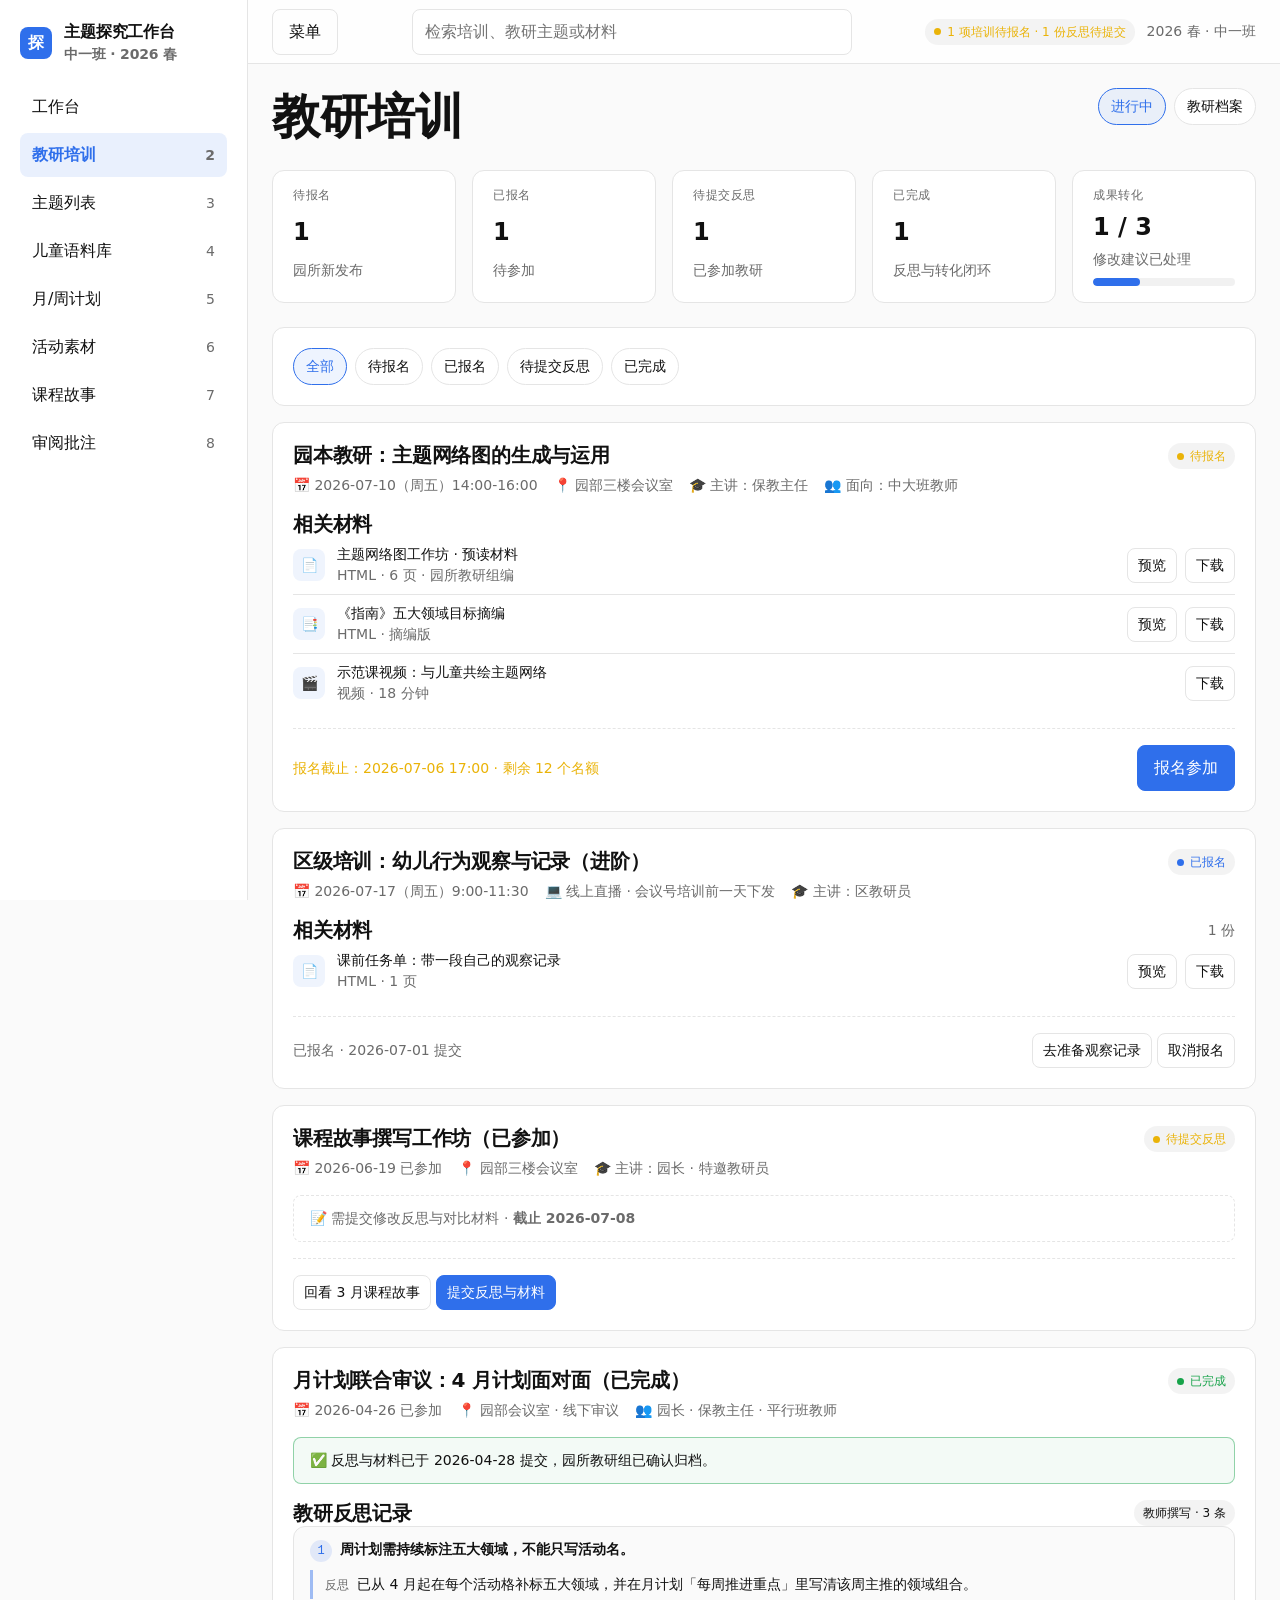
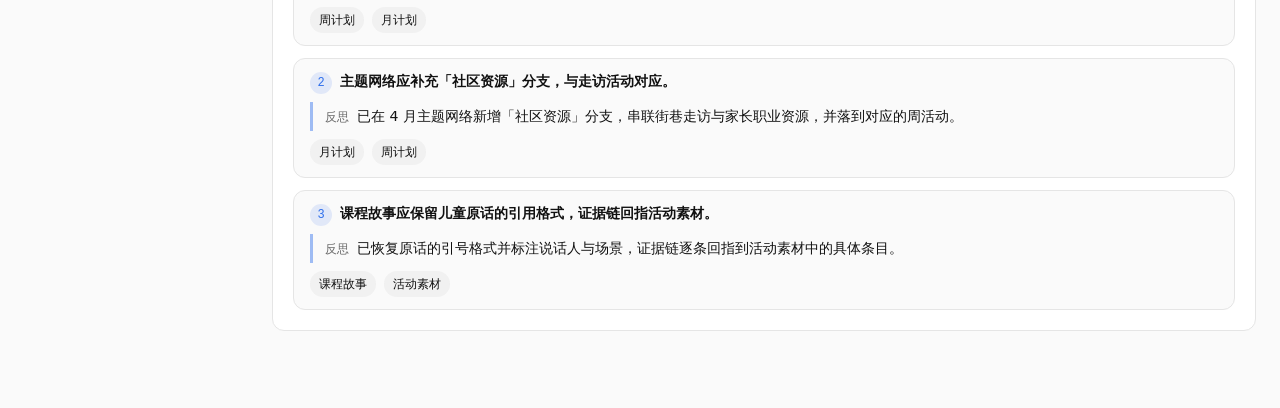
<file: screens/training.html>
<!doctype html>
<html lang="zh-CN">
<head>
<meta charset="utf-8" />
<title>教研培训 · 主题探究教师工作台</title>
<meta name="viewport" content="width=device-width, initial-scale=1" />
<link rel="stylesheet" href="../assets/tokens.css" />
<link rel="stylesheet" href="../assets/shared.css" />
<style>
  /* ── 教研培训屏特有样式 ─────────────────────────────── */
  .stat-strip {
    display: grid;
    grid-template-columns: repeat(5, minmax(0, 1fr));
    gap: var(--space-4);
    margin-bottom: var(--space-6);
  }
  .stat-strip .card { padding: var(--space-4) var(--space-5); }
  .stat-strip strong { font-size: var(--text-xl); font-variant-numeric: tabular-nums; }
  .stat-strip .stat-progress .progress { grid-column: 1 / -1; margin: 0; }

  .source-type {
    display: inline-block;
    font-family: var(--font-mono);
    font-size: var(--text-xs);
    color: var(--muted);
    letter-spacing: 0.05em;
    text-transform: uppercase;
  }

  .training-card {
    background: var(--surface);
    border: 1px solid var(--border);
    border-radius: var(--radius-md);
    padding: var(--space-5);
    display: grid;
    gap: var(--space-4);
  }
  .training-card.hidden { display: none; }
  .training-card-head {
    display: grid;
    grid-template-columns: minmax(0, 1fr) auto;
    gap: var(--space-3);
    align-items: start;
  }
  .training-card-head h2 { font-size: var(--text-lg); }
  .training-meta {
    display: flex;
    flex-wrap: wrap;
    gap: var(--space-2) var(--space-4);
    color: var(--muted);
    font-size: var(--text-sm);
  }
  .training-brief {
    border-left: 3px solid var(--accent);
    background: color-mix(in oklab, var(--accent), transparent 95%);
    border-radius: 0 var(--radius-sm) var(--radius-sm) 0;
    padding: var(--space-3) var(--space-4);
    font-size: var(--text-sm);
    color: var(--fg);
  }
  .training-brief .meta { display: block; margin-top: var(--space-1); }

  .material-row {
    display: grid;
    grid-template-columns: auto minmax(0, 1fr) auto;
    gap: var(--space-3);
    align-items: center;
    padding: var(--space-2) 0;
    border-bottom: 1px solid var(--border);
    font-size: var(--text-sm);
  }
  .material-row:last-child { border-bottom: 0; }
  .material-row .mat-icon {
    width: 32px;
    height: 32px;
    border-radius: var(--radius-sm);
    display: grid;
    place-items: center;
    background: color-mix(in oklab, var(--accent), transparent 92%);
  }
  .material-row .mat-name { color: var(--fg); }
  .material-row .mat-actions { display: flex; gap: var(--space-2); }

  .training-foot {
    display: flex;
    align-items: center;
    justify-content: space-between;
    gap: var(--space-3);
    flex-wrap: wrap;
    border-top: 1px dashed var(--border);
    padding-top: var(--space-4);
  }
  .deadline { color: var(--warn); font-size: var(--text-sm); }

  /* 教研成果 → 活动修改（线下审阅批注） */
  .outcome-list { display: grid; gap: var(--space-2); }
  .outcome-item {
    display: grid;
    grid-template-columns: auto minmax(0, 1fr);
    gap: var(--space-3);
    align-items: start;
    border: 1px solid var(--border);
    border-radius: var(--radius-sm);
    background: var(--bg);
    padding: var(--space-3) var(--space-4);
    font-size: var(--text-sm);
  }
  .outcome-item .outcome-no {
    display: inline-grid;
    place-items: center;
    width: 24px;
    height: 24px;
    border-radius: var(--radius-pill);
    background: color-mix(in oklab, var(--accent), transparent 88%);
    color: var(--accent);
    font-family: var(--font-mono);
    font-size: var(--text-xs);
  }
  .outcome-item.done { border-color: color-mix(in oklab, var(--success), transparent 55%); background: color-mix(in oklab, var(--success), transparent 95%); }
  .outcome-item.done .outcome-no { background: color-mix(in oklab, var(--success), transparent 85%); color: var(--success); }
  .outcome-body { display: grid; gap: var(--space-2); }
  .outcome-body strong { color: var(--fg); }
  .outcome-actions { display: flex; flex-wrap: wrap; gap: var(--space-2); align-items: center; }

  /* 培训日历 - 日期块 + 事件卡 */
  .calendar-list { display: grid; gap: var(--space-3); }
  .calendar-item {
    display: grid;
    grid-template-columns: 56px minmax(0, 1fr) auto;
    gap: var(--space-3);
    align-items: center;
    padding: var(--space-3);
    border: 1px solid var(--border);
    border-radius: var(--radius-sm);
    background: var(--bg);
  }
  .cal-date {
    display: grid;
    place-items: center;
    width: 56px;
    height: 56px;
    border: 1px solid var(--border);
    border-radius: var(--radius-sm);
    background: var(--surface);
  }
  .cal-date strong { font-size: var(--text-xl); line-height: 1; }
  .cal-date .meta { font-size: 10px; letter-spacing: 0.04em; margin-top: 2px; }
  .cal-body { display: grid; gap: 2px; min-width: 0; }
  .cal-body strong { font-size: var(--text-sm); }
  .cal-body .meta { font-size: var(--text-xs); }

  .reflect-status {
    border: 1px dashed var(--border);
    border-radius: var(--radius-sm);
    padding: var(--space-3) var(--space-4);
    font-size: var(--text-sm);
    color: var(--muted);
  }
  .reflect-status.submitted {
    border-style: solid;
    border-color: color-mix(in oklab, var(--success), transparent 55%);
    background: color-mix(in oklab, var(--success), transparent 95%);
    color: var(--fg);
  }

  /* 反思将应用到 - list 卡片 */
  .tag-list-card {
    border: 1px solid var(--border);
    border-radius: var(--radius-md);
    background: var(--surface);
    overflow: hidden;
  }
  .tag-list {
    list-style: none;
    padding: 0;
    margin: 0;
    display: grid;
  }
  .tag-list-row {
    display: grid;
    grid-template-columns: minmax(0, 1fr) auto;
    align-items: center;
    gap: var(--space-3);
    padding: var(--space-3) var(--space-4);
    border-bottom: 1px solid var(--border-soft);
  }
  .tag-list-row:last-child { border-bottom: 0; }
  .tag-list-check {
    display: inline-flex;
    align-items: center;
    gap: var(--space-3);
    cursor: pointer;
    font-size: var(--text-sm);
  }
  .tag-list-check input { width: 16px; height: 16px; accent-color: var(--accent); margin: 0; }
  .tag-list-add {
    display: grid;
    grid-template-columns: minmax(0, 1fr) auto;
    gap: var(--space-2);
    padding: var(--space-3) var(--space-4);
    background: var(--bg);
    border-top: 1px solid var(--border);
  }
  .tag-list-add input {
    width: 100%;
    padding: 8px 12px;
    border: 1px solid var(--border);
    border-radius: var(--radius-sm);
    background: var(--surface);
    font: inherit;
  }
  .tag-list-add input:focus { outline: none; border-color: var(--accent); box-shadow: var(--focus-ring); }

  /* ── 反思正文：逐条「教研观点 + 反思回应」（审稿意见式）─────────── */
  .review-list { display: grid; gap: var(--space-3); }
  .review-item {
    border: 1px solid var(--border);
    border-radius: var(--radius-md);
    background: var(--surface);
    padding: var(--space-3) var(--space-4);
    display: grid;
    gap: var(--space-2);
  }
  .review-item .ri-head { display: flex; align-items: center; gap: var(--space-2); }
  .ri-no {
    display: inline-grid; place-items: center;
    width: 22px; height: 22px; border-radius: var(--radius-pill);
    background: color-mix(in oklab, var(--accent), transparent 88%);
    color: var(--accent); font-family: var(--font-mono); font-size: var(--text-xs);
  }
  .ri-label { font-weight: 600; font-size: var(--text-sm); }
  .ri-head .icon-btn { margin-left: auto; }
  .review-item textarea {
    width: 100%; font: inherit; font-size: var(--text-sm);
    line-height: var(--leading-body);
    border: 1px solid var(--border); border-radius: var(--radius-sm);
    padding: 8px 10px; background: var(--bg); color: var(--fg);
    resize: vertical;
  }
  .review-item textarea:focus { outline: none; border-color: var(--accent); box-shadow: var(--focus-ring); }
  .review-item .ri-comment { min-height: 44px; }
  .review-item .ri-response { min-height: 56px; }
  .ri-response-label { font-size: var(--text-xs); color: var(--muted); }
  /* 标签统一放在同一个方框里，彼此靠近（小间距） */
  .ri-tagbox {
    display: flex; flex-wrap: wrap; gap: var(--space-2);
    align-items: center;
    border: 1px solid var(--border); border-radius: var(--radius-sm);
    background: var(--bg); padding: var(--space-2) var(--space-3);
  }
  .ri-tagbox .ri-tagbox-label { font-size: var(--text-xs); color: var(--muted); margin-right: var(--space-1); }
  .ri-tag {
    font-size: var(--text-xs); padding: 3px 10px;
    border: 1px solid var(--border); border-radius: var(--radius-pill);
    background: var(--surface); color: var(--muted); cursor: pointer;
    transition: background var(--motion-fast) var(--ease-standard), color var(--motion-fast) var(--ease-standard);
  }
  .ri-tag.active { background: var(--accent); border-color: var(--accent); color: var(--accent-on); }
  .ri-tag[data-ri-tag="skip"].active { background: var(--muted); border-color: var(--muted); color: var(--surface); }
  .review-item.skip .ri-response { opacity: 0.5; }

  /* ── 已提交的教研反思记录（只读，观点 + 反思 + 标签）───────────── */
  .review-record-list { display: grid; gap: var(--space-3); }
  .review-record {
    border: 1px solid var(--border);
    border-radius: var(--radius-md);
    background: var(--bg);
    padding: var(--space-3) var(--space-4);
    display: grid;
    gap: var(--space-2);
    font-size: var(--text-sm);
  }
  .review-record .rr-head { display: flex; gap: var(--space-2); align-items: baseline; }
  .review-record .rr-comment { color: var(--fg); font-weight: 600; }
  .review-record .rr-response {
    margin: 0;
    border-left: 3px solid color-mix(in oklab, var(--accent), transparent 55%);
    padding: var(--space-1) 0 var(--space-1) var(--space-3);
    color: var(--fg);
  }
  .review-record .rr-label {
    font-family: var(--font-mono); font-size: var(--text-xs);
    color: var(--muted); margin-right: var(--space-2);
  }
  .review-record .rr-tags { display: flex; flex-wrap: wrap; gap: var(--space-2); }

  .upload-dropzone {
    border: 2px dashed var(--border);
    border-radius: var(--radius-md);
    padding: var(--space-5);
    text-align: center;
    color: var(--muted);
    font-size: var(--text-sm);
    cursor: pointer;
    transition: border-color var(--motion-fast) var(--ease-standard);
  }
  .upload-dropzone:hover { border-color: var(--accent); color: var(--accent); }

  /* ── 材料预览器（HTML 文档浮层） ─────────────────────── */
  .doc-viewer {
    position: fixed;
    inset: 0;
    z-index: 90;
    display: none;
    flex-direction: column;
    background: color-mix(in oklab, var(--fg), transparent 30%);
  }
  .doc-viewer.open { display: flex; }
  .doc-toolbar {
    display: flex;
    align-items: center;
    gap: var(--space-3);
    padding: var(--space-2) var(--space-4);
    background: var(--surface);
    border-bottom: 1px solid var(--border);
    font-size: var(--text-sm);
  }
  .doc-toolbar .doc-name {
    font-family: var(--font-mono);
    font-size: var(--text-xs);
    color: var(--muted);
    overflow: hidden;
    text-overflow: ellipsis;
    white-space: nowrap;
  }
  .doc-toolbar .spacer { flex: 1; }
  .doc-scroll { flex: 1; overflow-y: auto; padding: var(--space-6) var(--space-4); }
  .doc-page {
    width: min(760px, 94vw);
    margin: 0 auto;
    background: var(--surface);
    border: 1px solid var(--border);
    border-radius: var(--radius-md);
    box-shadow: var(--elev-raised);
    padding: var(--space-8);
    display: grid;
    gap: var(--space-4);
    line-height: var(--leading-body);
  }
  .doc-page h2 { font-size: var(--text-xl); }
  .doc-page h3 { font-size: var(--text-base); margin-top: var(--space-2); }
  .doc-page p, .doc-page li { color: var(--fg); font-size: var(--text-sm); }
  .doc-page .meta { color: var(--muted); }

  /* ── 教研档案视图 ─────────────────────────────────── */
  .archive-stats { grid-template-columns: repeat(4, minmax(0, 1fr)); }

  .archive-card {
    background: var(--surface);
    border: 1px solid var(--border);
    border-radius: var(--radius-md);
    padding: var(--space-5);
    display: grid;
    gap: var(--space-4);
  }
  .archive-card.hidden { display: none; }
  .archive-card-head {
    display: grid;
    grid-template-columns: minmax(0, 1fr) auto;
    gap: var(--space-3);
    align-items: start;
  }
  .archive-card-head h2 { font-size: var(--text-lg); }

  .loop-rail { list-style: none; margin: 0; padding: 0; display: grid; }
  .loop-step {
    position: relative;
    display: grid;
    grid-template-columns: 28px minmax(0, 1fr);
    gap: var(--space-3);
    padding-bottom: var(--space-4);
  }
  .loop-step:last-child { padding-bottom: 0; }
  .loop-step:not(:last-child)::before {
    content: "";
    position: absolute;
    left: 13px;
    top: 30px;
    bottom: 2px;
    width: 2px;
    background: color-mix(in oklab, var(--border), transparent 25%);
  }
  .loop-dot {
    width: 28px;
    height: 28px;
    border-radius: var(--radius-pill);
    display: grid;
    place-items: center;
    background: color-mix(in oklab, var(--accent), transparent 88%);
    color: var(--accent);
    font-family: var(--font-mono);
    font-size: var(--text-xs);
    position: relative;
    z-index: 1;
  }
  .loop-step.done .loop-dot {
    background: color-mix(in oklab, var(--success), transparent 85%);
    color: var(--success);
  }
  .loop-step.pending .loop-dot {
    background: var(--bg);
    border: 1px dashed var(--border);
    color: var(--muted);
  }
  .loop-body { display: grid; gap: var(--space-1); font-size: var(--text-sm); min-width: 0; }
  .loop-body strong { color: var(--fg); }
  .loop-step.pending .loop-body strong { color: var(--muted); font-weight: 500; }
  .loop-excerpt {
    border-left: 3px solid color-mix(in oklab, var(--accent), transparent 60%);
    padding: var(--space-1) 0 var(--space-1) var(--space-3);
    color: var(--fg);
  }
  .loop-tags { display: flex; flex-wrap: wrap; gap: var(--space-2); }
  .loop-evidence {
    display: grid;
    gap: var(--space-1);
    margin: 0;
    padding: 0;
    list-style: none;
  }
  .loop-evidence li {
    display: flex;
    flex-wrap: wrap;
    gap: var(--space-2);
    align-items: baseline;
  }
  .loop-evidence .ev-mark { font-family: var(--font-mono); font-size: var(--text-xs); }
  .loop-evidence li.done .ev-mark { color: var(--success); }
  .loop-evidence li:not(.done) .ev-mark { color: var(--muted); }

  @media (max-width: 1180px) { .stat-strip { grid-template-columns: repeat(3, minmax(0, 1fr)); } }
  @media (max-width: 920px) {
    .stat-strip { grid-template-columns: repeat(2, minmax(0, 1fr)); }
    .training-card-head { grid-template-columns: 1fr; }
  }
</style>
</head>
<body>
<div class="app-shell">
  <aside class="sidebar" id="sidebar">
    <div class="brand">
      <div class="brand-mark">探</div>
      <div>
        <div>主题探究工作台</div>
        <div class="meta">中一班 · 2026 春</div>
      </div>
    </div>
    <nav class="nav-list" id="nav">
      <a class="nav-btn" href="dashboard.html">工作台
      <a class="nav-btn active" href="training.html">教研培训 <span class="meta">2</span></a>
      <a class="nav-btn" href="themes.html">主题列表 <span class="meta">3</span></a>
      <a class="nav-btn" href="corpus.html">儿童语料库 <span class="meta">4</span></a>
      <a class="nav-btn" href="plans.html">月/周计划 <span class="meta">5</span></a>
      <a class="nav-btn" href="materials.html">活动素材 <span class="meta">6</span></a>
      <a class="nav-btn" href="story.html">课程故事 <span class="meta">7</span></a>
      <a class="nav-btn" href="review.html">审阅批注 <span class="meta">8</span></a>
    </nav>
  </aside>
  <main class="main">
    <header class="topbar">
      <button aria-label="打开导航" class="btn mobile-menu" id="menuBtn">菜单</button>
      <input class="search" placeholder="检索培训、教研主题或材料" type="search" id="trainingSearch" />
      <div class="row-between">
        <span class="badge badge-dot warn" id="trainingTopBadge">1 项培训待报名 · 1 份反思待提交</span>
        <span class="meta">2026 春 · 中一班</span>
      </div>
    </header>
    <div class="content">
      <section class="screen active" id="training">
        <div class="page-head">
          <div>
            <h1>教研培训</h1>
          </div>
          <div class="tabs" id="viewTabs">
            <button class="chip active" data-view="ongoing">进行中</button>
            <button class="chip" data-view="archive">教研档案</button>
          </div>
        </div>

        <div id="viewOngoing">
        <div class="stat-strip">
          <div class="card stat"><span class="source-type">待报名</span><strong id="statOpen">1</strong><p class="meta">园所新发布</p></div>
          <div class="card stat"><span class="source-type">已报名</span><strong id="statEnrolled">1</strong><p class="meta">待参加</p></div>
          <div class="card stat"><span class="source-type">待提交反思</span><strong id="statReflect">1</strong><p class="meta">已参加教研</p></div>
          <div class="card stat"><span class="source-type">已完成</span><strong id="statDone">1</strong><p class="meta">反思与转化闭环</p></div>
          <div class="card stat stat-progress">
            <span class="source-type">成果转化</span>
            <strong id="outcomeRatio">1 / 3</strong>
            <p class="meta">修改建议已处理</p>
            <div class="progress"><span id="outcomeBar" style="width: 33%;"></span></div>
          </div>
        </div>

        <div class="stack">
            <div class="card stack-sm">
              <div class="filters" id="statusFilters">
                <button class="chip active" data-filter-status="all">全部</button>
                <button class="chip" data-filter-status="open">待报名</button>
                <button class="chip" data-filter-status="enrolled">已报名</button>
                <button class="chip" data-filter-status="reflect">待提交反思</button>
                <button class="chip" data-filter-status="done">已完成</button>
              </div>
            </div>

            <!-- ① 待报名 -->
            <article class="training-card" data-status="open" id="training-network">
              <div class="training-card-head">
                <div class="stack-sm">
                  <h2>园本教研：主题网络图的生成与运用</h2>
                  <div class="training-meta">
                    <span>📅 2026-07-10（周五）14:00-16:00</span>
                    <span>📍 园部三楼会议室</span>
                    <span>🎓 主讲：保教主任</span>
                    <span>👥 面向：中大班教师</span>
                  </div>
                </div>
                <span class="badge badge-dot warn" data-status-badge>待报名</span>
              </div>
              <div>
                <div class="row-between"><h3>相关材料</h3></div>
                <div class="material-row">
                  <span class="mat-icon">📄</span>
                  <span><span class="mat-name">主题网络图工作坊 · 预读材料</span><br /><span class="meta">HTML · 6 页 · 园所教研组编</span></span>
                  <span class="mat-actions"><button class="btn btn-small" data-preview-doc="doc-network">预览</button><button class="btn btn-small" data-download>下载</button></span>
                </div>
                <div class="material-row">
                  <span class="mat-icon">📑</span>
                  <span><span class="mat-name">《指南》五大领域目标摘编</span><br /><span class="meta">HTML · 摘编版</span></span>
                  <span class="mat-actions"><button class="btn btn-small" data-preview-doc="doc-guide">预览</button><button class="btn btn-small" data-download>下载</button></span>
                </div>
                <div class="material-row">
                  <span class="mat-icon">🎬</span>
                  <span><span class="mat-name">示范课视频：与儿童共绘主题网络</span><br /><span class="meta">视频 · 18 分钟</span></span>
                  <span class="mat-actions"><button class="btn btn-small" data-download>下载</button></span>
                </div>
              </div>
              <div class="training-foot">
                <span class="deadline">报名截止：2026-07-06 17:00 · 剩余 12 个名额</span>
                <span class="mat-actions">
                  <button class="btn btn-primary" data-enroll>报名参加</button>
                </span>
              </div>
            </article>

            <!-- ② 已报名 -->
            <article class="training-card" data-status="enrolled" id="training-observe">
              <div class="training-card-head">
                <div class="stack-sm">
                  <h2>区级培训：幼儿行为观察与记录（进阶）</h2>
                  <div class="training-meta">
                    <span>📅 2026-07-17（周五）9:00-11:30</span>
                    <span>💻 线上直播 · 会议号培训前一天下发</span>
                    <span>🎓 主讲：区教研员</span>
                  </div>
                </div>
                <span class="badge badge-dot accent" data-status-badge>已报名</span>
              </div>
              <div>
                <div class="row-between"><h3>相关材料</h3><span class="meta">1 份</span></div>
                <div class="material-row">
                  <span class="mat-icon">📄</span>
                  <span><span class="mat-name">课前任务单：带一段自己的观察记录</span><br /><span class="meta">HTML · 1 页</span></span>
                  <span class="mat-actions"><button class="btn btn-small" data-preview-doc="doc-task">预览</button><button class="btn btn-small" data-download>下载</button></span>
                </div>
              </div>
              <div class="training-foot">
                <span class="meta">已报名 · 2026-07-01 提交</span>
                <span class="mat-actions">
                  <a class="btn btn-small" href="materials.html">去准备观察记录</a>
                  <button class="btn btn-small" data-cancel-enroll>取消报名</button>
                </span>
              </div>
            </article>

            <!-- ③ 已参加 · 待提交反思 -->
            <article class="training-card" data-status="reflect" id="training-story">
              <div class="training-card-head">
                <div class="stack-sm">
                  <h2>课程故事撰写工作坊（已参加）</h2>
                  <div class="training-meta">
                    <span>📅 2026-06-19 已参加</span>
                    <span>📍 园部三楼会议室</span>
                    <span>🎓 主讲：园长 · 特邀教研员</span>
                  </div>
                </div>
                <span class="badge badge-dot warn" data-status-badge>待提交反思</span>
              </div>
              <div class="reflect-status" id="storyReflectStatus">
                📝 需提交修改反思与对比材料 · <strong>截止 2026-07-08</strong>
              </div>
              <div class="training-foot">
                <span class="mat-actions">
                  <a class="btn btn-small" href="story.html#story-mar">回看 3 月课程故事</a>
                  <button class="btn btn-small btn-primary" data-open-reflect>提交反思与材料</button>
                </span>
              </div>
            </article>

            <!-- ④ 已完成 · 教研成果转化 -->
            <article class="training-card" data-status="done" id="training-audit">
              <div class="training-card-head">
                <div class="stack-sm">
                  <h2>月计划联合审议：4 月计划面对面（已完成）</h2>
                  <div class="training-meta">
                    <span>📅 2026-04-26 已参加</span>
                    <span>📍 园部会议室 · 线下审议</span>
                    <span>👥 园长 · 保教主任 · 平行班教师</span>
                  </div>
                </div>
                <span class="badge badge-dot success" data-status-badge>已完成</span>
              </div>
              <div class="reflect-status submitted">
                ✅ 反思与材料已于 2026-04-28 提交，园所教研组已确认归档。
              </div>
              <div>
                <div class="row-between">
                  <h3>教研反思记录</h3>
                  <span class="badge">教师撰写 · 3 条</span>
                </div>
                <div class="review-record-list">
                  <div class="review-record">
                    <div class="rr-head"><span class="ri-no">1</span><span class="rr-comment">周计划需持续标注五大领域，不能只写活动名。</span></div>
                    <p class="rr-response"><span class="rr-label">反思</span>已从 4 月起在每个活动格补标五大领域，并在月计划「每周推进重点」里写清该周主推的领域组合。</p>
                    <div class="rr-tags"><span class="badge">周计划</span><span class="badge">月计划</span></div>
                  </div>
                  <div class="review-record">
                    <div class="rr-head"><span class="ri-no">2</span><span class="rr-comment">主题网络应补充「社区资源」分支，与走访活动对应。</span></div>
                    <p class="rr-response"><span class="rr-label">反思</span>已在 4 月主题网络新增「社区资源」分支，串联街巷走访与家长职业资源，并落到对应的周活动。</p>
                    <div class="rr-tags"><span class="badge">月计划</span><span class="badge">周计划</span></div>
                  </div>
                  <div class="review-record">
                    <div class="rr-head"><span class="ri-no">3</span><span class="rr-comment">课程故事应保留儿童原话的引用格式，证据链回指活动素材。</span></div>
                    <p class="rr-response"><span class="rr-label">反思</span>已恢复原话的引号格式并标注说话人与场景，证据链逐条回指到活动素材中的具体条目。</p>
                    <div class="rr-tags"><span class="badge">课程故事</span><span class="badge">活动素材</span></div>
                  </div>
                </div>
              </div>
            </article>
          </div>
        </div><!-- /viewOngoing -->

        <!-- ============ 教研档案视图 ============ -->
        <div id="viewArchive" hidden>
          <div class="stat-strip archive-stats">
            <div class="card stat"><span class="source-type">本学期参加</span><strong id="archStatJoin">2</strong><p class="meta">园本 1 · 联合审议 1</p></div>
            <div class="card stat"><span class="source-type">反思提交</span><strong id="archStatReflect">1</strong><p class="meta">篇（含附件材料）</p></div>
            <div class="card stat"><span class="source-type">成果转化</span><strong id="archStatOutcome">1 / 3</strong><p class="meta">修改建议已落实</p></div>
            <div class="card stat"><span class="source-type">累计课时</span><strong id="archStatHours">6</strong><p class="meta">2026 春季学期</p></div>
          </div>

          <div class="grid grid-main">
            <div class="stack" id="archiveList">
              <!-- 档案链 A：完整闭环（4 月联合审议） -->
              <article class="archive-card" data-loop="closed" id="archive-audit">
                <div class="archive-card-head">
                  <div class="stack-sm">
                    <h2>月计划联合审议：4 月计划面对面</h2>
                    <div class="training-meta">
                      <span>📅 2026-04-26</span>
                      <span>📍 园部会议室 · 线下审议</span>
                      <span>👥 园长 · 保教主任 · 平行班教师</span>
                    </div>
                  </div>
                  <span class="badge badge-dot success">闭环完成</span>
                </div>
                <ol class="loop-rail">
                  <li class="loop-step done">
                    <span class="loop-dot">①</span>
                    <div class="loop-body">
                      <strong>参加教研</strong>
                      <span class="meta">2026-04-26 线下审议 · 2 课时 · 围绕 4 月月计划逐项面谈</span>
                    </div>
                  </li>
                  <li class="loop-step done">
                    <span class="loop-dot">②</span>
                    <div class="loop-body">
                      <strong>提交反思</strong>
                      <span class="meta">2026-04-28 提交 · 园所教研组已确认归档</span>
                      <p class="loop-excerpt">"审议中园长指出周计划只写活动名、看不出发展指向的问题——回看 3 月周计划确实如此。调整思路：每个活动格补标五大领域，并在月计划『每周推进重点』里写清楚该周主推的领域组合。"</p>
                    </div>
                  </li>
                  <li class="loop-step done">
                    <span class="loop-dot">③</span>
                    <div class="loop-body">
                      <strong>应用去向</strong>
                      <div class="loop-tags">
                        <a class="badge" href="plans.html#month-apr">月计划 · 4 月</a>
                        <a class="badge" href="plans.html#week-4">周计划 · 第 4 周</a>
                        <a class="badge" href="story.html#story-mar">课程故事 · 3 月</a>
                      </div>
                    </div>
                  </li>
                  <li class="loop-step done" data-archive-outcomes="training-audit">
                    <span class="loop-dot">④</span>
                    <div class="loop-body">
                      <strong>转化证据 <span class="meta" data-outcome-summary>（1 / 3 已落实）</span></strong>
                      <ul class="loop-evidence">
                        <li class="done"><span class="ev-mark">✓</span><span>周计划持续标注五大领域</span><a class="meta" href="plans.html#week-4">查看落点 →</a></li>
                        <li><span class="ev-mark">○</span><span>主题网络补充「社区资源」分支</span><a class="meta" href="themes.html#theme-apr">待修改处 →</a></li>
                        <li><span class="ev-mark">○</span><span>课程故事保留儿童原话引用格式</span><a class="meta" href="story.html#story-mar">待修改处 →</a></li>
                      </ul>
                    </div>
                  </li>
                  <li class="loop-step done">
                    <span class="loop-dot">⑤</span>
                    <div class="loop-body">
                      <strong>归档确认</strong>
                      <span class="meta">2026-04-28 园所教研组确认归档</span>
                    </div>
                  </li>
                </ol>
              </article>

              <!-- 档案链 B：进行中（课程故事工作坊，反思提交后 JS 会点亮 ②③） -->
              <article class="archive-card" data-loop="open" id="archive-story">
                <div class="archive-card-head">
                  <div class="stack-sm">
                    <h2>课程故事撰写工作坊</h2>
                    <div class="training-meta">
                      <span>📅 2026-06-19</span>
                      <span>📍 园部三楼会议室</span>
                      <span>🎓 主讲：园长 · 特邀教研员</span>
                    </div>
                  </div>
                  <span class="badge badge-dot warn" id="archiveStoryBadge">进行中 · 待反思</span>
                </div>
                <ol class="loop-rail">
                  <li class="loop-step done">
                    <span class="loop-dot">①</span>
                    <div class="loop-body">
                      <strong>参加教研</strong>
                      <span class="meta">2026-06-19 已参加 · 4 课时</span>
                    </div>
                  </li>
                  <li class="loop-step pending" id="archiveStoryReflect">
                    <span class="loop-dot">②</span>
                    <div class="loop-body">
                      <strong>提交反思</strong>
                      <span class="meta">待提交 · 截止 2026-07-08</span>
                    </div>
                  </li>
                  <li class="loop-step pending" id="archiveStoryApply">
                    <span class="loop-dot">③</span>
                    <div class="loop-body">
                      <strong>应用去向</strong>
                      <span class="meta">提交反思时勾选「应用到」后自动生成</span>
                    </div>
                  </li>
                  <li class="loop-step pending">
                    <span class="loop-dot">④</span>
                    <div class="loop-body">
                      <strong>转化证据</strong>
                      <span class="meta">修改建议落实后自动关联</span>
                    </div>
                  </li>
                  <li class="loop-step pending">
                    <span class="loop-dot">⑤</span>
                    <div class="loop-body">
                      <strong>归档确认</strong>
                      <span class="meta">园所教研组确认后闭环</span>
                    </div>
                  </li>
                </ol>
              </article>
            </div>

            <aside class="stack">
              <div class="card stack-sm">
                <div class="row-between"><h2>导出档案册</h2></div>
                <p class="meta">按 7 月月计划「学期复盘与成长档案」要求，将本学期教研事件链导出为可打印的 HTML 档案册，用于学期报告与考核材料。</p>
                <button class="btn btn-primary" id="exportArchiveBtn">导出 2026 春季档案册</button>
                <a class="btn btn-small" href="plans.html#month-jul">查看 7 月复盘计划 →</a>
              </div>
              <div class="card stack-sm">
                <div class="row-between"><h2>档案完整度</h2></div>
                <div class="stack-sm">
                  <div class="row-between"><span class="meta">4 月联合审议</span><span class="badge badge-dot success">5 / 5 环</span></div>
                  <div class="progress"><span style="width: 100%;"></span></div>
                  <div class="row-between"><span class="meta">6 月课程故事工作坊</span><span class="badge badge-dot warn" id="storyLoopRatio">1 / 5 环</span></div>
                  <div class="progress"><span id="storyLoopBar" style="width: 20%;"></span></div>
                </div>
                <p class="meta">缺环即待办：灰色环节提示下一步动作，避免"参加了就结束"。</p>
              </div>
            </aside>
          </div>
        </div><!-- /viewArchive -->
      </section>
    </div>
  </main>
</div>

<!-- ============ 提交反思与材料抽屉 ============ -->
<div aria-hidden="true" class="drawer" id="reflectDrawer">
  <div class="drawer-panel">
    <div class="row-between">
      <div><h2>提交教研反思与材料</h2></div>
      <button class="btn btn-small" id="closeReflectBtn">关闭</button>
    </div>
    <div class="stack">
      <div class="field">
        <label for="reflectTraining">关联教研</label>
        <select id="reflectTraining">
          <option selected>课程故事撰写工作坊 · 2026-06-19</option>
          <option>月计划联合审议：4 月计划面对面 · 2026-04-26</option>
        </select>
      </div>
      <div class="field">
        <label>反思正文</label>
        <div class="review-list" id="reviewList">
          <div class="review-item" data-review-item>
            <div class="ri-head">
              <span class="ri-no">1</span>
              <span class="ri-label">教研观点</span>
              <button class="icon-btn" type="button" data-review-remove aria-label="移除该条">×</button>
            </div>
            <textarea class="ri-comment" placeholder="教研提出的观点">课程故事的过程部分应保留儿童原话的引用格式，不要转述成教师语言。</textarea>
            <div class="ri-tagbox">
              <span class="ri-tagbox-label">应用到</span>
              <button type="button" class="ri-tag" data-ri-tag>儿童语料库</button>
              <button type="button" class="ri-tag" data-ri-tag>月计划</button>
              <button type="button" class="ri-tag" data-ri-tag>周计划</button>
              <button type="button" class="ri-tag" data-ri-tag>教案</button>
              <button type="button" class="ri-tag" data-ri-tag>活动素材</button>
              <button type="button" class="ri-tag active" data-ri-tag>课程故事</button>
            </div>
            <textarea class="ri-response" placeholder="反思回应（可留空）">回看 3 月故事确有多处把原话改写成了转述，已按原话恢复引号格式，并在句末标注说话人与场景。</textarea>
          </div>
          <div class="review-item" data-review-item>
            <div class="ri-head">
              <span class="ri-no">2</span>
              <span class="ri-label">教研观点</span>
              <button class="icon-btn" type="button" data-review-remove aria-label="移除该条">×</button>
            </div>
            <textarea class="ri-comment" placeholder="教研提出的观点">3 月故事的证据链没有回指到活动素材，读者难以追溯到具体的活动与记录。</textarea>
            <div class="ri-tagbox">
              <span class="ri-tagbox-label">应用到</span>
              <button type="button" class="ri-tag" data-ri-tag>儿童语料库</button>
              <button type="button" class="ri-tag" data-ri-tag>月计划</button>
              <button type="button" class="ri-tag" data-ri-tag>周计划</button>
              <button type="button" class="ri-tag" data-ri-tag>教案</button>
              <button type="button" class="ri-tag active" data-ri-tag>活动素材</button>
              <button type="button" class="ri-tag active" data-ri-tag>课程故事</button>
            </div>
            <textarea class="ri-response" placeholder="反思回应（可留空）"></textarea>
          </div>
          <div class="review-item" data-review-item>
            <div class="ri-head">
              <span class="ri-no">3</span>
              <span class="ri-label">教研观点</span>
              <button class="icon-btn" type="button" data-review-remove aria-label="移除该条">×</button>
            </div>
            <textarea class="ri-comment" placeholder="教研提出的观点">肯定了反思部分对「家乡的桥」主题迁移的设想。</textarea>
            <div class="ri-tagbox">
              <span class="ri-tagbox-label">应用到</span>
              <button type="button" class="ri-tag" data-ri-tag>儿童语料库</button>
              <button type="button" class="ri-tag active" data-ri-tag>月计划</button>
              <button type="button" class="ri-tag" data-ri-tag>周计划</button>
              <button type="button" class="ri-tag" data-ri-tag>教案</button>
              <button type="button" class="ri-tag" data-ri-tag>活动素材</button>
              <button type="button" class="ri-tag" data-ri-tag>课程故事</button>
            </div>
            <textarea class="ri-response" placeholder="反思回应（可留空）"></textarea>
          </div>
        </div>
        <button class="btn btn-small" id="addReviewItemBtn" type="button">+ 添加一条观点</button>
      </div>
      <div class="field">
        <label>相关材料</label>
        <div class="upload-dropzone" id="reflectDropzone">拖拽或点击选择文件</div>
      </div>
      <div class="row-between">
        <span class="meta"></span>
        <button class="btn btn-primary" id="submitReflectBtn">提交反思</button>
      </div>
    </div>
  </div>
</div>

<!-- ============ 材料预览浮层（HTML 文档） ============ -->
<div aria-hidden="true" class="doc-viewer" id="docViewer" role="dialog" aria-label="材料预览">
  <div class="doc-toolbar">
    <button class="btn btn-small" id="docCloseBtn" type="button">← 关闭</button>
    <span class="doc-name" id="docName">材料预览</span>
    <span class="spacer"></span>
    <button class="btn btn-small" id="docDownloadBtn" type="button">下载</button>
  </div>
  <div class="doc-scroll">
    <article class="doc-page" id="docPage"></article>
  </div>
</div>

<div aria-hidden="true" class="toast" id="toast"></div>

<script src="../assets/shared.js"></script>
<script>
  // 移动端菜单
  var sidebar = document.querySelector('#sidebar');
  var menuBtn = document.getElementById('menuBtn');
  if (menuBtn) {
    menuBtn.addEventListener('click', function () { sidebar.classList.toggle('open'); });
  }
  document.addEventListener('click', function (event) {
    if (!event.target.closest('#sidebar') && !event.target.closest('#menuBtn')) {
      sidebar.classList.remove('open');
    }
  });

  var showToast = window.workbenchShared.showToast;
  var escapeHtml = window.workbenchShared.escapeHtml;

  // ============== 教研档案 · 持久化 ==============
  // 结构：{ storyReflect: {date, text, tags} | null, outcomesDone: [true,false,false] }
  var ARCHIVE_KEY = 'teacher-workbench-archive';
  function loadArchive() {
    try { return JSON.parse(localStorage.getItem(ARCHIVE_KEY)) || {}; }
    catch (err) { return {}; }
  }
  function saveArchive(data) {
    try { localStorage.setItem(ARCHIVE_KEY, JSON.stringify(data)); } catch (err) { /* 隐私模式下静默降级 */ }
  }
  var archiveState = loadArchive();

  // ============== 进行中 / 教研档案 视图切换（#archive 深链） ==============
  var viewOngoing = document.getElementById('viewOngoing');
  var viewArchive = document.getElementById('viewArchive');
  function setView(view, updateHash) {
    var isArchive = view === 'archive';
    viewOngoing.hidden = isArchive;
    viewArchive.hidden = !isArchive;
    document.querySelectorAll('#viewTabs [data-view]').forEach(function (chip) {
      chip.classList.toggle('active', chip.dataset.view === view);
    });
    if (updateHash !== false) {
      try { history.replaceState(null, '', isArchive ? '#archive' : '#'); } catch (err) { /* file:// 下部分浏览器不允许 */ }
    }
  }
  document.querySelectorAll('#viewTabs [data-view]').forEach(function (chip) {
    chip.addEventListener('click', function () { setView(chip.dataset.view); });
  });
  function applyViewHash() {
    if (location.hash === '#archive') setView('archive', false);
  }
  window.addEventListener('hashchange', applyViewHash);
  applyViewHash();

  // ============== 档案链 B（课程故事工作坊）· 反思提交后点亮 ②③ ==============
  var TAG_LINKS = {
    '儿童语料库': 'corpus.html',
    '月计划': 'plans.html#month-jun',
    '周计划': 'plans.html#week-8',
    '教案': 'plans.html#week-8',
    '活动素材': 'materials.html',
    '课程故事': 'story.html#story-mar'
  };
  function renderStoryArchiveReflect(entry) {
    var reflectStep = document.getElementById('archiveStoryReflect');
    reflectStep.classList.remove('pending');
    reflectStep.classList.add('done');
    reflectStep.querySelector('.loop-body').innerHTML =
      '<strong>提交反思</strong>' +
      '<span class="meta">' + entry.date + ' 提交 · 等待园所教研组确认</span>' +
      '<p class="loop-excerpt">"' + escapeHtml(entry.text) + '"</p>';
    var applyStep = document.getElementById('archiveStoryApply');
    applyStep.classList.remove('pending');
    applyStep.classList.add('done');
    applyStep.querySelector('.loop-body').innerHTML =
      '<strong>应用去向</strong>' +
      '<div class="loop-tags">' + entry.tags.map(function (tag) {
        var href = TAG_LINKS[tag];
        return href
          ? '<a class="badge" href="' + href + '">' + escapeHtml(tag) + '</a>'
          : '<span class="badge">' + escapeHtml(tag) + '</span>';
      }).join('') + '</div>';
    document.getElementById('archiveStoryBadge').textContent = '进行中 · 待转化';
    var ratio = document.getElementById('storyLoopRatio');
    if (ratio) ratio.textContent = '3 / 5 环';
    var bar = document.getElementById('storyLoopBar');
    if (bar) bar.style.width = '60%';
    var stat = document.getElementById('archStatReflect');
    if (stat) stat.textContent = '2';
  }
  function recordStoryReflect(text, tags) {
    archiveState.storyReflect = {
      date: new Date().toISOString().slice(0, 10),
      text: text.length > 80 ? text.slice(0, 80) + '……' : text,
      tags: tags
    };
    saveArchive(archiveState);
    renderStoryArchiveReflect(archiveState.storyReflect);
  }

  // ============== 状态筛选 + 搜索 ==============
  var activeStatus = 'all';
  var keyword = '';
  function applyFilters() {
    document.querySelectorAll('.training-card').forEach(function (card) {
      var statusOk = activeStatus === 'all' || card.dataset.status === activeStatus;
      var textOk = !keyword || card.textContent.toLowerCase().indexOf(keyword) !== -1;
      card.classList.toggle('hidden', !(statusOk && textOk));
    });
  }
  document.querySelectorAll('[data-filter-status]').forEach(function (chip) {
    chip.addEventListener('click', function () {
      activeStatus = chip.dataset.filterStatus;
      document.querySelectorAll('[data-filter-status]').forEach(function (c) { c.classList.toggle('active', c === chip); });
      applyFilters();
    });
  });
  document.getElementById('trainingSearch').addEventListener('input', function (event) {
    keyword = event.target.value.trim().toLowerCase();
    applyFilters();
  });

  // ============== 报名 / 取消报名 ==============
  document.querySelectorAll('[data-enroll]').forEach(function (btn) {
    btn.addEventListener('click', function () {
      var card = btn.closest('.training-card');
      card.dataset.status = 'enrolled';
      var badge = card.querySelector('[data-status-badge]');
      badge.textContent = '已报名';
      badge.className = 'badge badge-dot accent';
      btn.textContent = '已报名 ✓';
      btn.disabled = true;
      btn.classList.remove('btn-primary');
      bumpStat('statOpen', -1); bumpStat('statEnrolled', 1);
      document.getElementById('trainingTopBadge').textContent = '1 份反思待提交';
      showToast('已报名「主题网络图的生成与运用」，开课前一天会收到提醒');
      applyFilters();
    });
  });
  document.querySelectorAll('[data-cancel-enroll]').forEach(function (btn) {
    btn.addEventListener('click', function () {
      showToast('取消报名需园所端确认');
    });
  });
  function bumpStat(id, delta) {
    var el = document.getElementById(id);
    if (el) el.textContent = String(Math.max(0, Number(el.textContent) + delta));
  }

  // ============== 提交反思抽屉 ==============
  var reflectDrawer = document.getElementById('reflectDrawer');
  document.querySelectorAll('[data-open-reflect]').forEach(function (btn) {
    btn.addEventListener('click', function () {
      reflectDrawer.classList.add('open');
      reflectDrawer.setAttribute('aria-hidden', 'false');
    });
  });
  function closeReflect() {
    reflectDrawer.classList.remove('open');
    reflectDrawer.setAttribute('aria-hidden', 'true');
  }
  document.getElementById('closeReflectBtn').addEventListener('click', closeReflect);
  reflectDrawer.addEventListener('click', function (event) {
    if (event.target === reflectDrawer) closeReflect();
  });
  document.getElementById('reflectDropzone').addEventListener('click', function () {
    showToast('请选择文件');
  });
  document.getElementById('submitReflectBtn').addEventListener('click', function () {
    var reviewItems = collectReviewItems();
    if (!reviewItems.length) { showToast('请至少填写一条教研观点'); return; }
    var text = reviewItems.map(function (it, i) {
      var tagPart = it.tags.length ? '【' + it.tags.join(' / ') + '】' : '';
      var respPart = it.response ? ' 反思：' + it.response : ' （暂未反思）';
      return (i + 1) + '. ' + tagPart + '观点：' + it.comment + respPart;
    }).join('\n');
    var tags = [];
    reviewItems.forEach(function (it) {
      it.tags.forEach(function (t) { if (tags.indexOf(t) < 0) tags.push(t); });
    });
    if (!tags.length) { showToast('请至少给一条观点打上应用标签'); return; }
    var card = document.getElementById('training-story');
    card.dataset.status = 'done';
    var badge = card.querySelector('[data-status-badge]');
    badge.textContent = '反思已提交';
    badge.className = 'badge badge-dot success';
    var status = document.getElementById('storyReflectStatus');
    status.classList.add('submitted');
    status.innerHTML = '✅ 反思与材料已提交（' + new Date().toISOString().slice(0, 10) + '），应用标签：' +
      tags.map(function (t) { return '<span class="badge">' + t + '</span>'; }).join(' ') +
      '，等待园所教研组回执确认。';
    var openBtn = card.querySelector('[data-open-reflect]');
    if (openBtn) { openBtn.textContent = '已提交 ✓'; openBtn.disabled = true; openBtn.classList.remove('btn-primary'); }
    bumpStat('statReflect', -1); bumpStat('statDone', 1);
    document.getElementById('trainingTopBadge').textContent = '培训事项已清空';
    recordStoryReflect(text, tags);
    closeReflect();
    applyFilters();
    showToast('反思已提交并记入教研档案，园所确认后本条教研进入「已完成」');
  });

  // ============== 反思将应用到 - 添加/移除标签 ==============
  (function setupReflectTagList() {
    var list = document.getElementById('reflectTagList');
    var input = document.getElementById('newReflectTagInput');
    var addBtn = document.getElementById('addReflectTagBtn');
    if (!list || !input || !addBtn) return;
    function existingValues() {
      return Array.prototype.map.call(list.querySelectorAll('input[type="checkbox"]'), function (i) { return i.value; });
    }
    function addTag() {
      var name = (input.value || '').trim();
      if (!name) { showToast('请输入标签名'); return; }
      if (existingValues().indexOf(name) >= 0) { showToast('该标签已存在'); input.value = ''; return; }
      var li = document.createElement('li');
      li.className = 'tag-list-row';
      li.innerHTML = '<label class="tag-list-check"><input type="checkbox" value="' + name + '" checked /><span>' + name + '</span></label>' +
        '<button class="icon-btn" type="button" data-tag-remove="' + name + '" aria-label="移除' + name + '">×</button>';
      list.appendChild(li);
      input.value = '';
      input.focus();
    }
    addBtn.addEventListener('click', addTag);
    input.addEventListener('keydown', function (event) { if (event.key === 'Enter') { event.preventDefault(); addTag(); } });
    list.addEventListener('click', function (event) {
      var btn = event.target.closest('[data-tag-remove]');
      if (!btn) return;
      var row = btn.closest('.tag-list-row');
      if (row) row.parentNode.removeChild(row);
    });
  })();

  // ============== 反思正文 · 逐条观点（审稿意见式）==============
  function collectReviewItems() {
    var out = [];
    document.querySelectorAll('#reviewList [data-review-item]').forEach(function (item) {
      var comment = item.querySelector('.ri-comment').value.trim();
      if (!comment) return;
      var tags = Array.prototype.map.call(item.querySelectorAll('.ri-tag.active'), function (b) { return b.textContent.trim(); });
      out.push({
        comment: comment,
        tags: tags,
        response: item.querySelector('.ri-response').value.trim(),
        skip: item.classList.contains('skip')
      });
    });
    return out;
  }
  (function setupReviewList() {
    var reviewList = document.getElementById('reviewList');
    var addBtn = document.getElementById('addReviewItemBtn');
    if (!reviewList || !addBtn) return;
    function renumber() {
      var i = 0;
      reviewList.querySelectorAll('[data-review-item] .ri-no').forEach(function (el) { el.textContent = String(++i); });
    }
    function itemHTML() {
      return '<div class="review-item" data-review-item>' +
        '<div class="ri-head"><span class="ri-no">1</span><span class="ri-label">教研观点</span>' +
        '<button class="icon-btn" type="button" data-review-remove aria-label="移除该条">×</button></div>' +
        '<textarea class="ri-comment" placeholder="教研提出的观点"></textarea>' +
        '<div class="ri-tagbox"><span class="ri-tagbox-label">应用到</span>' +
          '<button type="button" class="ri-tag" data-ri-tag>儿童语料库</button>' +
          '<button type="button" class="ri-tag" data-ri-tag>月计划</button>' +
          '<button type="button" class="ri-tag" data-ri-tag>周计划</button>' +
          '<button type="button" class="ri-tag" data-ri-tag>教案</button>' +
          '<button type="button" class="ri-tag" data-ri-tag>活动素材</button>' +
          '<button type="button" class="ri-tag" data-ri-tag>课程故事</button>' +
        '</div>' +
        '<textarea class="ri-response" placeholder="反思回应（可留空）"></textarea>' +
      '</div>';
    }
    addBtn.addEventListener('click', function () {
      var wrap = document.createElement('div');
      wrap.innerHTML = itemHTML();
      reviewList.appendChild(wrap.firstChild);
      renumber();
    });
    reviewList.addEventListener('click', function (event) {
      var tagBtn = event.target.closest('.ri-tag');
      if (tagBtn) { tagBtn.classList.toggle('active'); return; }
      var rm = event.target.closest('[data-review-remove]');
      if (rm) {
        if (reviewList.querySelectorAll('[data-review-item]').length <= 1) { showToast('至少保留一条观点'); return; }
        var it = rm.closest('[data-review-item]');
        if (it) it.parentNode.removeChild(it);
        renumber();
      }
    });
  })();

  // ============== 教研成果 · 已处理标记（同步档案证据链） ==============
  function refreshOutcomeStats() {
    var items = document.querySelectorAll('[data-outcome]');
    if (!items.length) return; // 4 月审议已改为只读反思记录，成果转化统计保持 HTML 静态值
    var done = document.querySelectorAll('[data-outcome].done').length;
    var ratio = document.getElementById('outcomeRatio');
    if (ratio) ratio.textContent = items.length ? (done + ' / ' + items.length) : '0 / 0';
    var bar = document.getElementById('outcomeBar');
    if (bar) bar.style.width = (items.length ? Math.round(done / items.length * 100) : 0) + '%';
    // 档案链 A · ④ 转化证据同步
    var evidence = document.querySelectorAll('#archive-audit .loop-evidence li');
    items.forEach(function (item, index) {
      var li = evidence[index];
      if (!li) return;
      var isDone = item.classList.contains('done');
      li.classList.toggle('done', isDone);
      li.querySelector('.ev-mark').textContent = isDone ? '✓' : '○';
      var link = li.querySelector('a.meta');
      if (link) link.textContent = isDone ? '查看落点 →' : '待修改处 →';
    });
    var summary = document.querySelector('#archive-audit [data-outcome-summary]');
    if (summary) summary.textContent = '（' + done + ' / ' + items.length + ' 已落实）';
    var archStat = document.getElementById('archStatOutcome');
    if (archStat) archStat.textContent = done + ' / ' + items.length;
  }
  function outcomeItems() { return Array.prototype.slice.call(document.querySelectorAll('[data-outcome]')); }
  function persistOutcomes() {
    archiveState.outcomesDone = outcomeItems().map(function (item) { return item.classList.contains('done'); });
    saveArchive(archiveState);
  }
  document.querySelectorAll('[data-outcome-toggle]').forEach(function (btn) {
    btn.addEventListener('click', function () {
      var item = btn.closest('[data-outcome]');
      var nowDone = !item.classList.contains('done');
      item.classList.toggle('done', nowDone);
      btn.textContent = nowDone ? '已处理 ✓' : '标记已处理';
      refreshOutcomeStats();
      persistOutcomes();
      showToast(nowDone ? '已标记为已处理，档案转化证据已更新' : '已恢复为待处理');
    });
  });

  // ============== 档案状态回放（localStorage → DOM） ==============
  (function restoreArchive() {
    // ① 成果处理状态
    if (Array.isArray(archiveState.outcomesDone)) {
      outcomeItems().forEach(function (item, index) {
        var isDone = !!archiveState.outcomesDone[index];
        item.classList.toggle('done', isDone);
        var btn = item.querySelector('[data-outcome-toggle]');
        if (btn) btn.textContent = isDone ? '已处理 ✓' : '标记已处理';
      });
    }
    // ② 课程故事工作坊反思（进行中卡片 + 档案链 B 一并回放）
    if (archiveState.storyReflect) {
      var entry = archiveState.storyReflect;
      var card = document.getElementById('training-story');
      card.dataset.status = 'done';
      var badge = card.querySelector('[data-status-badge]');
      badge.textContent = '反思已提交';
      badge.className = 'badge badge-dot success';
      var status = document.getElementById('storyReflectStatus');
      status.classList.add('submitted');
      status.innerHTML = '✅ 反思与材料已提交（' + entry.date + '），应用标签：' +
        entry.tags.map(function (t) { return '<span class="badge">' + escapeHtml(t) + '</span>'; }).join(' ') +
        '，等待园所教研组回执确认。';
      var openBtn = card.querySelector('[data-open-reflect]');
      if (openBtn) { openBtn.textContent = '已提交 ✓'; openBtn.disabled = true; openBtn.classList.remove('btn-primary'); }
      document.getElementById('statReflect').textContent = '0';
      document.getElementById('statDone').textContent = '2';
      document.getElementById('trainingTopBadge').textContent = '培训事项已清空';
      renderStoryArchiveReflect(entry);
      applyFilters();
    }
  })();

  // ============== 导出档案册（打印友好 HTML，对接 7 月学期复盘） ==============
  document.getElementById('exportArchiveBtn').addEventListener('click', function () {
    var cards = document.querySelectorAll('#archiveList .archive-card');
    var body = '';
    cards.forEach(function (card) {
      var clone = card.cloneNode(true);
      // 打印版去掉交互链接样式，保留文字
      clone.querySelectorAll('a').forEach(function (a) {
        var span = document.createElement('span');
        span.className = a.className;
        span.textContent = a.textContent;
        a.parentNode.replaceChild(span, a);
      });
      body += '<section class="archive-card">' + clone.innerHTML + '</section>';
    });
    var statJoin = document.getElementById('archStatJoin').textContent;
    var statReflect = document.getElementById('archStatReflect').textContent;
    var statOutcome = document.getElementById('archStatOutcome').textContent;
    var statHours = document.getElementById('archStatHours').textContent;
    var doc = '<!doctype html><html lang="zh-CN"><head><meta charset="utf-8" />' +
      '<title>教研档案册 · 2026 春季学期 · 中一班</title>' +
      '<style>' +
      'body{font-family:system-ui,"PingFang SC","Microsoft YaHei",sans-serif;max-width:760px;margin:0 auto;padding:32px 24px;color:#1a1a1a;line-height:1.7;}' +
      'h1{font-size:24px;margin:0 0 4px;}h2{font-size:17px;margin:0 0 8px;}' +
      '.meta{color:#777;font-size:13px;}' +
      '.cover{border-bottom:2px solid #1a1a1a;padding-bottom:16px;margin-bottom:24px;}' +
      '.stats{display:flex;gap:24px;flex-wrap:wrap;margin:12px 0 0;font-size:14px;}' +
      '.stats strong{font-size:20px;display:block;}' +
      '.archive-card{border:1px solid #ddd;border-radius:8px;padding:20px;margin-bottom:20px;page-break-inside:avoid;}' +
      '.archive-card-head{display:flex;justify-content:space-between;gap:12px;align-items:start;margin-bottom:12px;}' +
      '.training-meta{display:flex;flex-wrap:wrap;gap:4px 16px;color:#777;font-size:13px;}' +
      '.badge{display:inline-block;border:1px solid #ccc;border-radius:99px;padding:2px 9px;font-size:12px;margin:0 4px 4px 0;}' +
      '.loop-rail{list-style:none;margin:0;padding:0;}' +
      '.loop-step{display:flex;gap:12px;padding:8px 0;border-bottom:1px dashed #eee;font-size:14px;}' +
      '.loop-step:last-child{border-bottom:0;}' +
      '.loop-dot{flex:none;width:26px;height:26px;border-radius:99px;background:#eef2f7;display:flex;align-items:center;justify-content:center;font-size:12px;}' +
      '.loop-step.done .loop-dot{background:#e2f2e6;}' +
      '.loop-step.pending{color:#999;}' +
      '.loop-body{display:grid;gap:4px;}' +
      '.loop-excerpt{border-left:3px solid #b8c6d8;padding-left:12px;margin:4px 0;}' +
      '.loop-evidence{list-style:none;margin:0;padding:0;}' +
      '.loop-evidence li{padding:2px 0;}' +
      '.ev-mark{font-family:ui-monospace,monospace;margin-right:6px;}' +
      '.loop-evidence li.done .ev-mark{color:#2e7d43;}' +
      '.loop-tags{display:flex;flex-wrap:wrap;}' +
      '@media print{body{padding:0;}}' +
      '</style></head><body>' +
      '<div class="cover">' +
      '<h1>教研档案册</h1>' +
      '<p class="meta">2026 春季学期 · 中一班 · 对接 7 月月计划「学期复盘与成长档案」</p>' +
      '<div class="stats">' +
      '<span><strong>' + statJoin + '</strong>参加教研</span>' +
      '<span><strong>' + statReflect + '</strong>反思提交</span>' +
      '<span><strong>' + statOutcome + '</strong>成果转化</span>' +
      '<span><strong>' + statHours + '</strong>累计课时</span>' +
      '</div></div>' +
      body +
      '<p class="meta">本档案册由主题探究教师工作台自动汇编 · 供学期报告与考核材料使用</p>' +
      '</body></html>';
    var win = window.open('', '_blank');
    if (!win) { showToast('浏览器拦截了新窗口，请允许弹出后重试'); return; }
    win.document.write(doc);
    win.document.close();
    showToast('档案册已生成，可直接打印或另存为 HTML');
  });

  // ============== 材料预览 ==============
  var docContents = {
    'doc-network': {
      name: '主题网络图工作坊_预读材料.html',
      html: '<div class="meta">园所教研组 · 2026-07 · 预读材料</div>' +
        '<h2>主题网络图的生成与运用 · 预读材料</h2>' +
        '<h3>一、为什么要重新讨论主题网络图</h3>' +
        '<p>主题网络图不是装饰品，而是把「儿童的兴趣」翻译成「可执行的活动」的中间层。近两个月的巡班发现两类问题：一是网络图与儿童语料脱节，分支来自教师预设；二是活动节点没有对应课程依据，审阅时无法追溯。</p>' +
        '<h3>二、一条完整的生成路径</h3>' +
        '<p>儿童语料 → 归纳子探究点 → 对照《指南》确认发展价值 → 落到周计划活动 → 活动证据回流网络图。工作坊将以中一班「泥塑里的家乡」为案例逐步演示。</p>' +
        '<h3>三、请带着这些问题来</h3>' +
        '<p>1. 你班当前主题网络图里，哪个分支来自儿童原话？2. 哪个活动节点说不清它的课程依据？3. 网络图多久更新一次、由谁更新？</p>' +
        '<div class="meta">完整版共 6 页，此处为预览摘要。</div>'
    },
    'doc-guide': {
      name: '指南五大领域目标摘编.html',
      html: '<div class="meta">摘编自《3-6 岁儿童学习与发展指南》</div>' +
        '<h2>《指南》五大领域目标摘编（4-5 岁段）</h2>' +
        '<h3>科学</h3><p>亲近自然，喜欢探究；能对事物或现象进行观察比较，发现其相同与不同。</p>' +
        '<h3>艺术</h3><p>喜欢自然界与生活中美的事物；能用绘画、手工制作等表现自己观察到或想象的事物。</p>' +
        '<h3>语言</h3><p>愿意讲话并能清楚地表达；能基本完整地讲述自己的所见所闻。</p>' +
        '<h3>社会</h3><p>喜欢并适应群体生活；能感受家乡的变化与发展，萌发爱家乡的情感。</p>' +
        '<h3>健康</h3><p>具有一定的平衡能力，动作协调、灵敏；具有基本的安全知识和自我保护能力。</p>' +
        '<div class="meta">摘编版仅供教研使用，完整目标以原文为准。</div>'
    },
    'doc-task': {
      name: '课前任务单_行为观察进阶.html',
      html: '<div class="meta">区教研室 · 课前任务单</div>' +
        '<h2>课前任务：带一段自己的观察记录</h2>' +
        '<p>请从近一个月的活动素材中选出一段你认为「记得最好」的幼儿行为观察记录，培训当天将在小组内互评。</p>' +
        '<h3>选择标准</h3>' +
        '<p>1. 有具体情境（在哪个活动里）；2. 有行为白描（幼儿做了什么）；3. 有幼儿原话；4. 最好已经尝试写过一句发展解读。</p>' +
        '<p class="meta">提示：可直接从工作台「活动素材」时间轴导出。</p>'
    }
  };
  var docViewer = document.getElementById('docViewer');
  document.querySelectorAll('[data-preview-doc]').forEach(function (btn) {
    btn.addEventListener('click', function () {
      var doc = docContents[btn.dataset.previewDoc];
      if (!doc) return;
      document.getElementById('docName').textContent = doc.name;
      document.getElementById('docPage').innerHTML = doc.html;
      docViewer.classList.add('open');
      docViewer.setAttribute('aria-hidden', 'false');
    });
  });
  function closeDoc() {
    docViewer.classList.remove('open');
    docViewer.setAttribute('aria-hidden', 'true');
  }
  document.getElementById('docCloseBtn').addEventListener('click', closeDoc);
  document.addEventListener('keydown', function (event) {
    if (event.key === 'Escape') {
      if (docViewer.classList.contains('open')) closeDoc();
      else if (reflectDrawer.classList.contains('open')) closeReflect();
    }
  });
  document.getElementById('docDownloadBtn').addEventListener('click', function () {
    showToast('开始下载');
  });
  document.querySelectorAll('[data-download]').forEach(function (btn) {
    btn.addEventListener('click', function () {
      showToast('开始下载');
    });
  });

  refreshOutcomeStats();
</script>
</body>
</html>
</file>
<file: assets/tokens.css>
/* ─────────────────────────────────────────────────────────────────────────
 * 共享设计 tokens — 由 teacher-workbench-prototype.html 拆分而来
 * 所有屏幕共用；屏幕内仅引用 var(--*)，不再二次声明
 * ─────────────────────────────────────────────────────────────────── */

:root {
  /* ─── Surface (3 levels) ───────────────────────────────── */
  --bg: #fafafa;
  --surface: #ffffff;
  --surface-warm: var(--surface);

  /* ─── Foreground ramp (4 levels) ─────────────────────── */
  --fg: #111111;
  --fg-2: var(--fg);
  --muted: #6b6b6b;
  --meta: var(--muted);

  /* ─── Border (2 levels) ──────────────────────────────── */
  --border: #e5e5e5;
  --border-soft: var(--border);

  /* ─── Accent ──────────────────────────────────────────── */
  --accent: #2f6feb;
  --accent-on: #ffffff;
  --accent-hover: color-mix(in oklab, var(--accent), black 8%);
  --accent-active: color-mix(in oklab, var(--accent), black 14%);

  /* ─── Semantic ────────────────────────────────────────── */
  --success: #17a34a;
  --warn: #eab308;
  --danger: #dc2626;

  /* ─── Typography ─────────────────────────────────────── */
  --font-display: "Inter", -apple-system, system-ui, sans-serif;
  --font-body: "Inter", -apple-system, system-ui, sans-serif;
  --font-mono: ui-monospace, "JetBrains Mono", monospace;

  --text-xs: 12px;
  --text-sm: 14px;
  --text-base: 16px;
  --text-lg: 20px;
  --text-xl: 24px;
  --text-2xl: 32px;
  --text-3xl: 48px;
  --text-4xl: 64px;

  --leading-body: 1.5;
  --leading-tight: 1.2;
  --tracking-display: -0.01em;

  /* ─── Spacing ─────────────────────────────────────────── */
  --space-1: 4px;
  --space-2: 8px;
  --space-3: 12px;
  --space-4: 16px;
  --space-5: 20px;
  --space-6: 24px;
  --space-8: 32px;
  --space-12: 48px;
  --space-20: 80px;

  --section-y-desktop: 80px;
  --section-y-tablet: 48px;
  --section-y-phone: 32px;

  /* ─── Radius ─────────────────────────────────────────── */
  --radius-sm: 8px;
  --radius-md: 12px;
  --radius-lg: 16px;
  --radius-pill: 9999px;

  /* ─── Elevation ───────────────────────────────────────── */
  --elev-flat: none;
  --elev-ring: 0 0 0 1px var(--border);
  --elev-raised: 0 2px 8px color-mix(in oklab, var(--fg), transparent 92%);

  /* ─── Focus ring ──────────────────────────────────────── */
  --focus-ring: 0 0 0 3px color-mix(in oklab, var(--accent), transparent 70%);

  /* ─── Motion ──────────────────────────────────────────── */
  --motion-fast: 150ms;
  --motion-base: 200ms;
  --ease-standard: cubic-bezier(0.2, 0, 0, 1);

  /* ─── Layout ─────────────────────────────────────────── */
  --container-max: 1200px;
  --container-gutter-desktop: 24px;
  --container-gutter-tablet: 16px;
  --container-gutter-phone: 12px;
}
</file>
<file: assets/shared.css>
/* ─────────────────────────────────────────────────────────────────────────
 * 共享样式 — 侧栏 / 顶部栏 / 按钮 / 卡片 / 抽屉 / 提示 等跨屏组件
 * 由 teacher-workbench-prototype.html 拆分而来
 * 屏幕内特有样式仍写在各自的 <style> 块中
 * ─────────────────────────────────────────────────────────────────── */

/* ── Reset + body ─────────────────────────────────── */
* { box-sizing: border-box; }
html { background: var(--bg); color: var(--fg); font-family: var(--font-body); }
body { margin: 0; min-height: 100vh; line-height: var(--leading-body); }
button, input, select, textarea { font: inherit; }
button { cursor: pointer; }
a { color: var(--accent); text-decoration: none; }
a:hover { text-decoration: underline; }
:focus-visible { outline: 0; box-shadow: var(--focus-ring); }

/* ── App shell / sidebar / topbar ───────────────────── */
.app-shell {
  display: grid;
  grid-template-columns: 248px minmax(0, 1fr);
  min-height: 100vh;
}
.sidebar {
  position: sticky;
  top: 0;
  height: 100vh;
  border-right: 1px solid var(--border);
  background: var(--surface);
  padding: var(--space-5);
  display: flex;
  flex-direction: column;
  gap: var(--space-5);
}
.brand {
  display: flex;
  align-items: center;
  gap: var(--space-3);
  font-weight: 600;
  letter-spacing: var(--tracking-display);
}
.brand-mark {
  width: 32px;
  height: 32px;
  border-radius: var(--radius-sm);
  display: grid;
  place-items: center;
  background: var(--accent);
  color: var(--accent-on);
  font-weight: 600;
}
.nav-list { display: grid; gap: var(--space-1); }
.nav-btn {
  border: 0;
  width: 100%;
  background: transparent;
  color: var(--fg);
  border-radius: var(--radius-sm);
  display: flex;
  align-items: center;
  justify-content: space-between;
  padding: 10px 12px;
  text-align: left;
  text-decoration: none;
  transition: background var(--motion-fast) var(--ease-standard), color var(--motion-fast) var(--ease-standard);
}
.nav-btn:hover { background: color-mix(in oklab, var(--border), transparent 55%); text-decoration: none; }
.nav-btn.active {
  background: color-mix(in oklab, var(--accent), transparent 90%);
  color: var(--accent);
  font-weight: 600;
}
.sidebar-foot {
  margin-top: auto;
  border-top: 1px solid var(--border);
  padding-top: var(--space-4);
  color: var(--muted);
  font-size: var(--text-sm);
}
.topbar {
  position: sticky;
  top: 0;
  z-index: 4;
  height: 64px;
  background: color-mix(in oklab, var(--bg), var(--surface) 78%);
  border-bottom: 1px solid var(--border);
  display: flex;
  align-items: center;
  justify-content: space-between;
  padding: 0 var(--container-gutter-desktop);
}
.mobile-menu { display: none; }
.search {
  min-width: min(440px, 45vw);
  border: 1px solid var(--border);
  border-radius: var(--radius-sm);
  background: var(--surface);
  padding: 10px 12px;
  color: var(--fg);
}

/* ── Main / content / page-head ─────────────────────── */
.main { min-width: 0; }
.content {
  width: min(100%, var(--container-max));
  margin: 0 auto;
  padding: var(--space-6) var(--container-gutter-desktop) var(--space-20);
}
/* .screen 已在各屏共享样式中定义（每屏必有 .active 渲染当前屏） */
.page-head {
  display: grid;
  grid-template-columns: minmax(0, 1fr) auto;
  gap: var(--space-4);
  align-items: start;
  margin-bottom: var(--space-6);
}

/* ── Typography ──────────────────────────────────────── */
.eyebrow {
  color: var(--muted);
  font-family: var(--font-mono);
  font-size: var(--text-xs);
  text-transform: uppercase;
  letter-spacing: 0;
  margin-bottom: var(--space-2);
}
h1, h2, h3 {
  font-family: var(--font-display);
  line-height: var(--leading-tight);
  letter-spacing: var(--tracking-display);
  margin: 0;
}
h1 { font-size: clamp(var(--text-2xl), 4vw, var(--text-3xl)); }
h2 { font-size: var(--text-xl); }
h3 { font-size: var(--text-lg); }
p { margin: 0; color: var(--muted); }

/* ── Buttons ─────────────────────────────────────────── */
.btn {
  border: 1px solid var(--border);
  border-radius: var(--radius-sm);
  background: transparent;
  color: var(--fg);
  padding: 10px 16px;
  min-height: 40px;
  display: inline-flex;
  align-items: center;
  justify-content: center;
  gap: var(--space-2);
  text-decoration: none;
  transition: background var(--motion-fast) var(--ease-standard), border-color var(--motion-fast) var(--ease-standard);
}
.btn:hover { background: color-mix(in oklab, var(--border), transparent 65%); text-decoration: none; }
.btn-primary { background: var(--accent); border-color: var(--accent); color: var(--accent-on); }
.btn-primary:hover { background: var(--accent-hover); border-color: var(--accent-hover); }
.btn-small { min-height: 32px; padding: 6px 10px; font-size: var(--text-sm); }
.btn-danger { color: var(--danger); border-color: color-mix(in oklab, var(--danger), transparent 65%); }

/* ── Grid / stack / layout ───────────────────────────── */
.grid { display: grid; gap: var(--space-4); }
.grid-2 { grid-template-columns: repeat(2, minmax(0, 1fr)); }
.grid-3 { grid-template-columns: repeat(3, minmax(0, 1fr)); }
.grid-4 { grid-template-columns: repeat(4, minmax(0, 1fr)); }
.grid-main { grid-template-columns: minmax(0, 1.35fr) minmax(320px, 0.65fr); }
.card {
  background: var(--surface);
  border: 1px solid var(--border);
  border-radius: var(--radius-md);
  padding: var(--space-5);
  box-shadow: var(--elev-flat);
}
.card-head, .row-between {
  display: flex;
  align-items: center;
  justify-content: space-between;
  gap: var(--space-3);
}
.stack { display: grid; gap: var(--space-4); }
.stack-sm { display: grid; gap: var(--space-2); }
.stack-3 > * + * { margin-top: var(--space-3); }
.stack-4 > * + * { margin-top: var(--space-4); }
.stack-6 > * + * { margin-top: var(--space-6); }
.muted { color: var(--muted); }
.meta { color: var(--meta); font-size: var(--text-sm); }
.mono { font-family: var(--font-mono); font-variant-numeric: tabular-nums; }

/* ── Badge / chip / status ──────────────────────────── */
.badge {
  display: inline-flex;
  align-items: center;
  gap: 6px;
  width: max-content;
  border-radius: var(--radius-pill);
  background: color-mix(in oklab, var(--border), transparent 55%);
  color: var(--fg);
  padding: 4px 9px;
  font-size: var(--text-xs);
  white-space: nowrap;
}
.badge-dot::before {
  content: "";
  width: 7px;
  height: 7px;
  border-radius: var(--radius-pill);
  background: currentColor;
}
.success { color: var(--success); }
.warn { color: var(--warn); }
.danger { color: var(--danger); }
.accent { color: var(--accent); }
.tabs, .filters {
  display: flex;
  flex-wrap: wrap;
  gap: var(--space-2);
}
.chip {
  border: 1px solid var(--border);
  border-radius: var(--radius-pill);
  background: var(--surface);
  color: var(--fg);
  padding: 7px 12px;
  font-size: var(--text-sm);
  text-decoration: none;
}
.chip:hover { text-decoration: none; }
.chip.active {
  border-color: var(--accent);
  color: var(--accent);
  background: color-mix(in oklab, var(--accent), transparent 92%);
}

/* ── Progress / stat ─────────────────────────────────── */
.progress {
  height: 8px;
  border-radius: var(--radius-pill);
  background: color-mix(in oklab, var(--border), transparent 45%);
  overflow: hidden;
}
.progress > span {
  display: block;
  height: 100%;
  border-radius: inherit;
  background: var(--accent);
}
.stat { display: grid; gap: var(--space-2); }
.stat strong {
  font-size: var(--text-2xl);
  line-height: var(--leading-tight);
  font-variant-numeric: tabular-nums;
}

/* ── Table ───────────────────────────────────────────── */
.table-wrap { overflow: auto; border: 1px solid var(--border); border-radius: var(--radius-md); }
table { width: 100%; border-collapse: collapse; min-width: 760px; background: var(--surface); }
th, td { padding: 13px 14px; border-bottom: 1px solid var(--border); text-align: left; vertical-align: top; }
th { color: var(--muted); font-size: var(--text-sm); font-weight: 500; background: var(--bg); }
tr:last-child td { border-bottom: 0; }

/* ── Forms ───────────────────────────────────────────── */
.field { display: grid; gap: var(--space-2); }
.field label { font-weight: 600; font-size: var(--text-sm); }
.field input, .field select, .field textarea {
  width: 100%;
  border: 1px solid var(--border);
  border-radius: var(--radius-sm);
  background: var(--surface);
  color: var(--fg);
  padding: 10px 12px;
  min-height: 42px;
}
.field textarea { min-height: 80px; resize: vertical; }
.tag-picker { display: flex; flex-wrap: wrap; gap: var(--space-2); }
.tag-option {
  display: inline-flex;
  align-items: center;
  gap: var(--space-2);
  border: 1px solid var(--border);
  border-radius: var(--radius-pill);
  padding: 7px 11px;
  background: var(--surface);
  font-size: var(--text-sm);
}
.tag-option input {
  width: 14px;
  height: 14px;
  margin: 0;
  accent-color: var(--accent);
}

/* ── Doc section (used across multiple screens) ──────── */
.doc-section {
  border: 1px solid var(--border);
  border-radius: var(--radius-md);
  background: var(--surface);
  padding: var(--space-5);
  display: grid;
  gap: var(--space-4);
}

/* ── Drawer (used by screens with body-level drawer) ── */
.drawer {
  position: fixed;
  inset: 0;
  z-index: 50;
  display: none;
  background: color-mix(in oklab, var(--fg), transparent 70%);
}
.drawer.open { display: block; }
.drawer-panel {
  position: absolute;
  right: 0;
  top: 0;
  height: 100vh;
  width: min(560px, 100vw);
  background: var(--surface);
  padding: var(--space-6);
  overflow: auto;
  box-shadow: var(--elev-raised);
}

/* ── Toast (cross-screen) ────────────────────────────── */
.toast {
  position: fixed;
  right: var(--space-6);
  bottom: var(--space-6);
  z-index: 60;
  border: 1px solid var(--border);
  border-radius: var(--radius-md);
  background: var(--surface);
  padding: var(--space-4);
  box-shadow: var(--elev-raised);
  color: var(--fg);
  opacity: 0;
  transform: translateY(12px);
  pointer-events: none;
  transition: opacity var(--motion-base) var(--ease-standard), transform var(--motion-base) var(--ease-standard);
}
.toast.show {
  opacity: 1;
  transform: translateY(0);
}

/* ── Responsive helpers ──────────────────────────────── */
@media (max-width: 920px) {
  .app-shell { grid-template-columns: 1fr; }
  .sidebar {
    position: fixed;
    top: 0;
    left: 0;
    height: 100vh;
    width: 280px;
    z-index: 30;
    transform: translateX(-100%);
    transition: transform var(--motion-base) var(--ease-standard);
  }
  .sidebar.open { transform: translateX(0); }
  .mobile-menu { display: inline-flex; }
  .topbar {
    height: auto;
    padding: var(--space-3) var(--container-gutter-phone);
    display: grid;
    grid-template-columns: auto 1fr;
  }
  .search { grid-column: 1 / -1; }
  .content { padding: var(--space-5) var(--container-gutter-phone) var(--space-12); }
  .grid-4, .source-grid { grid-template-columns: 1fr; }
  .grid-main { grid-template-columns: 1fr; }
}
</file>
